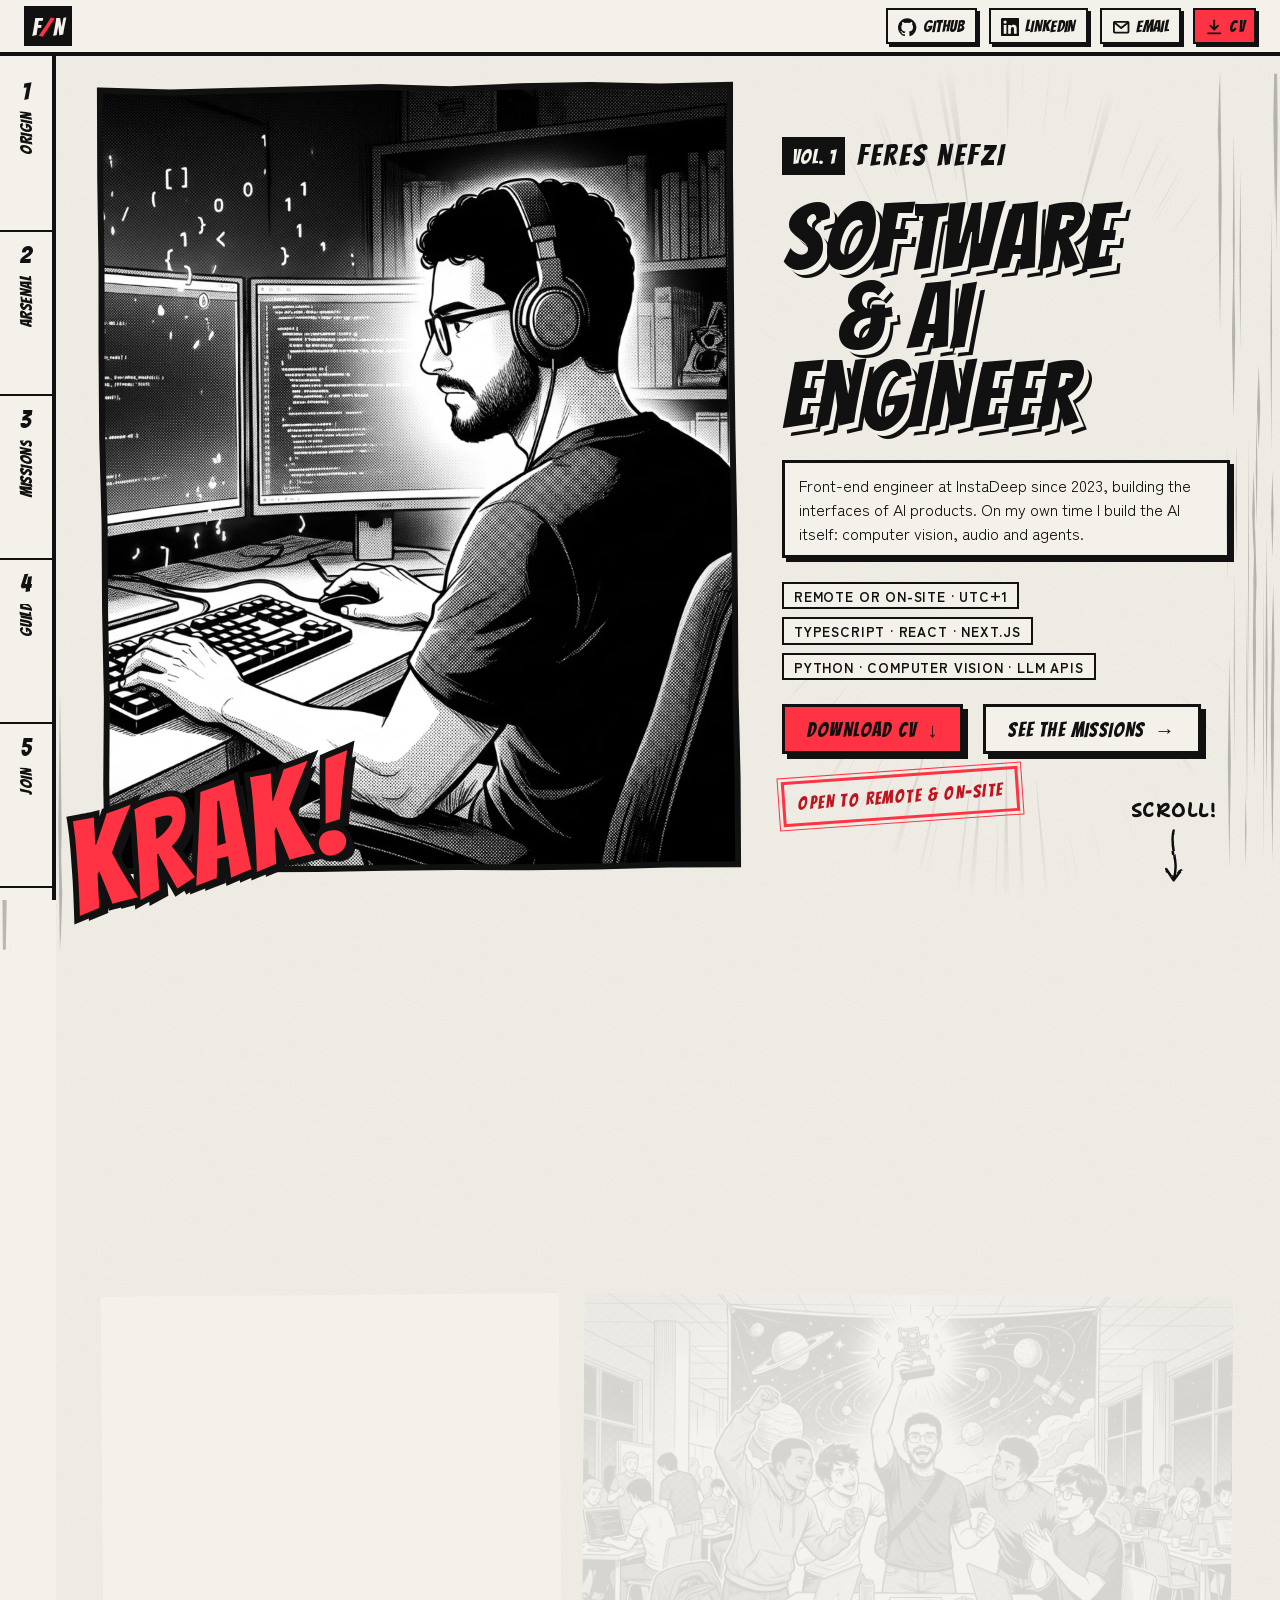
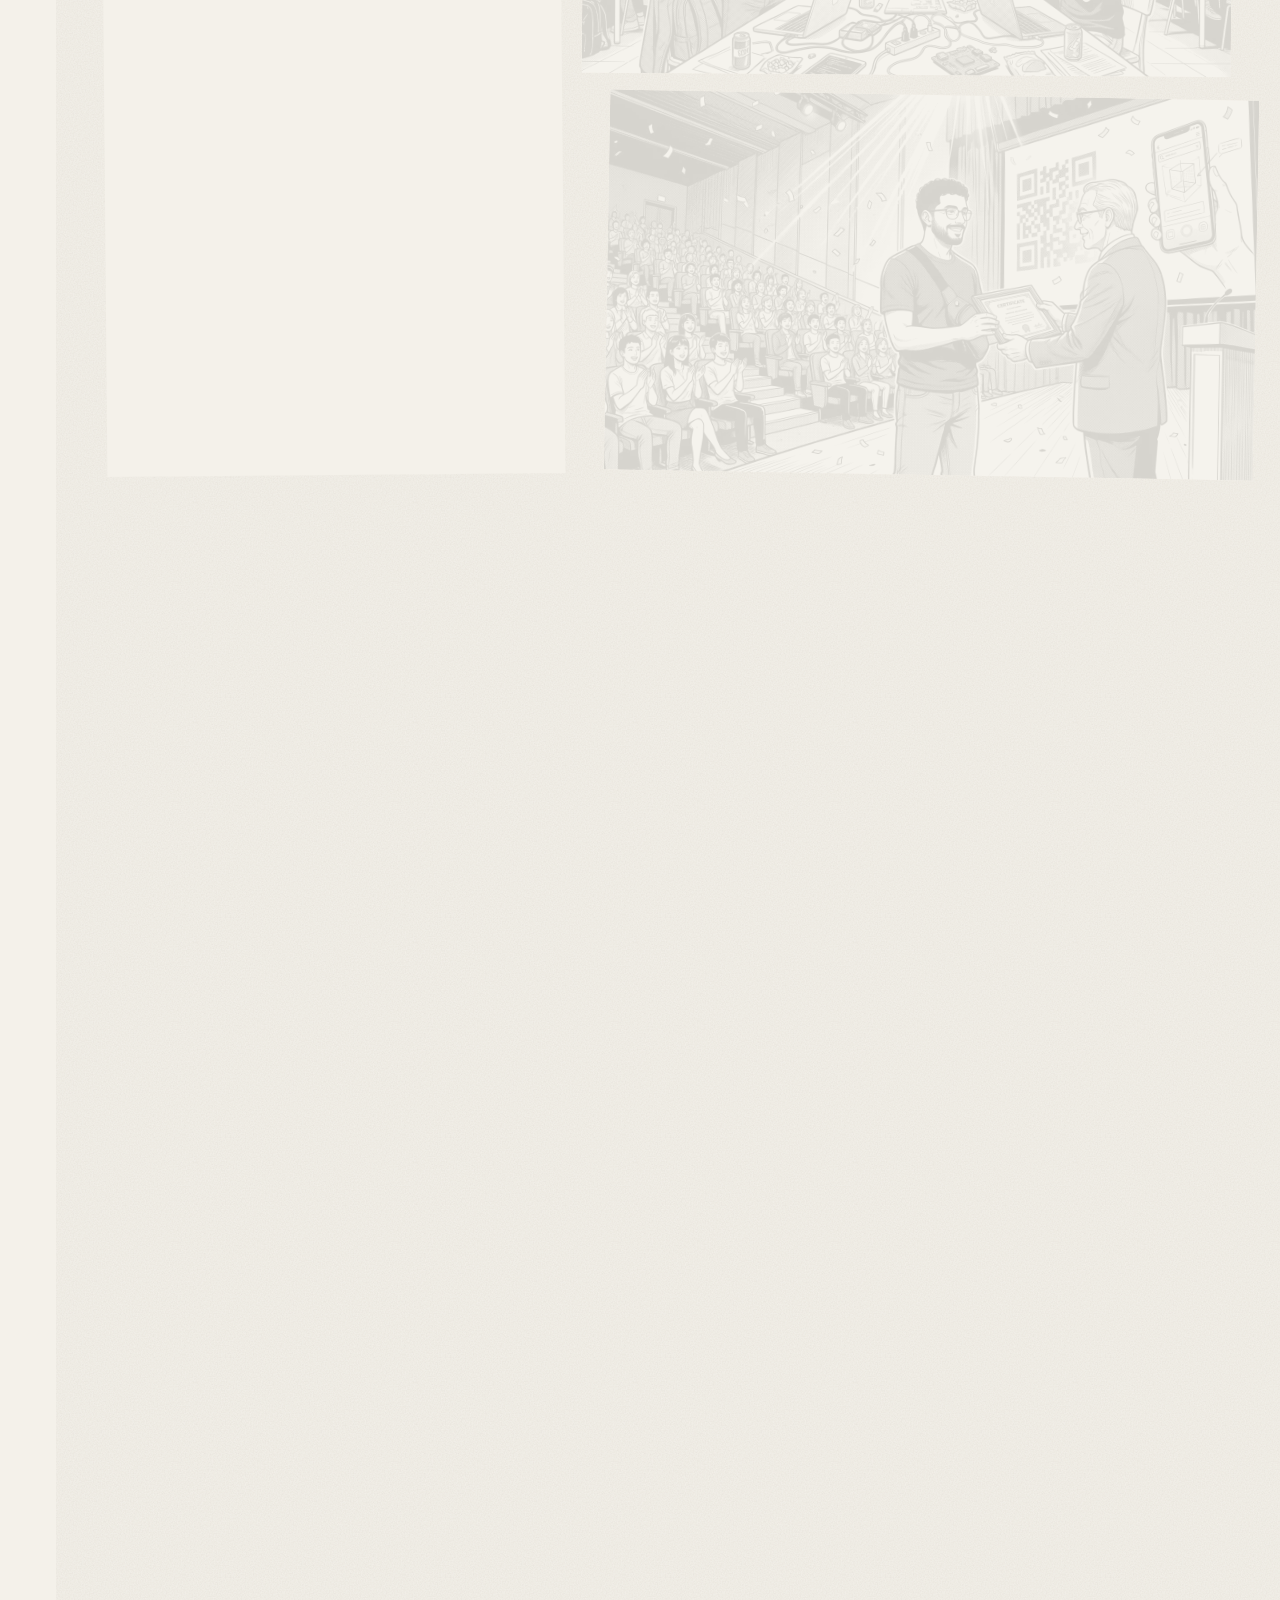
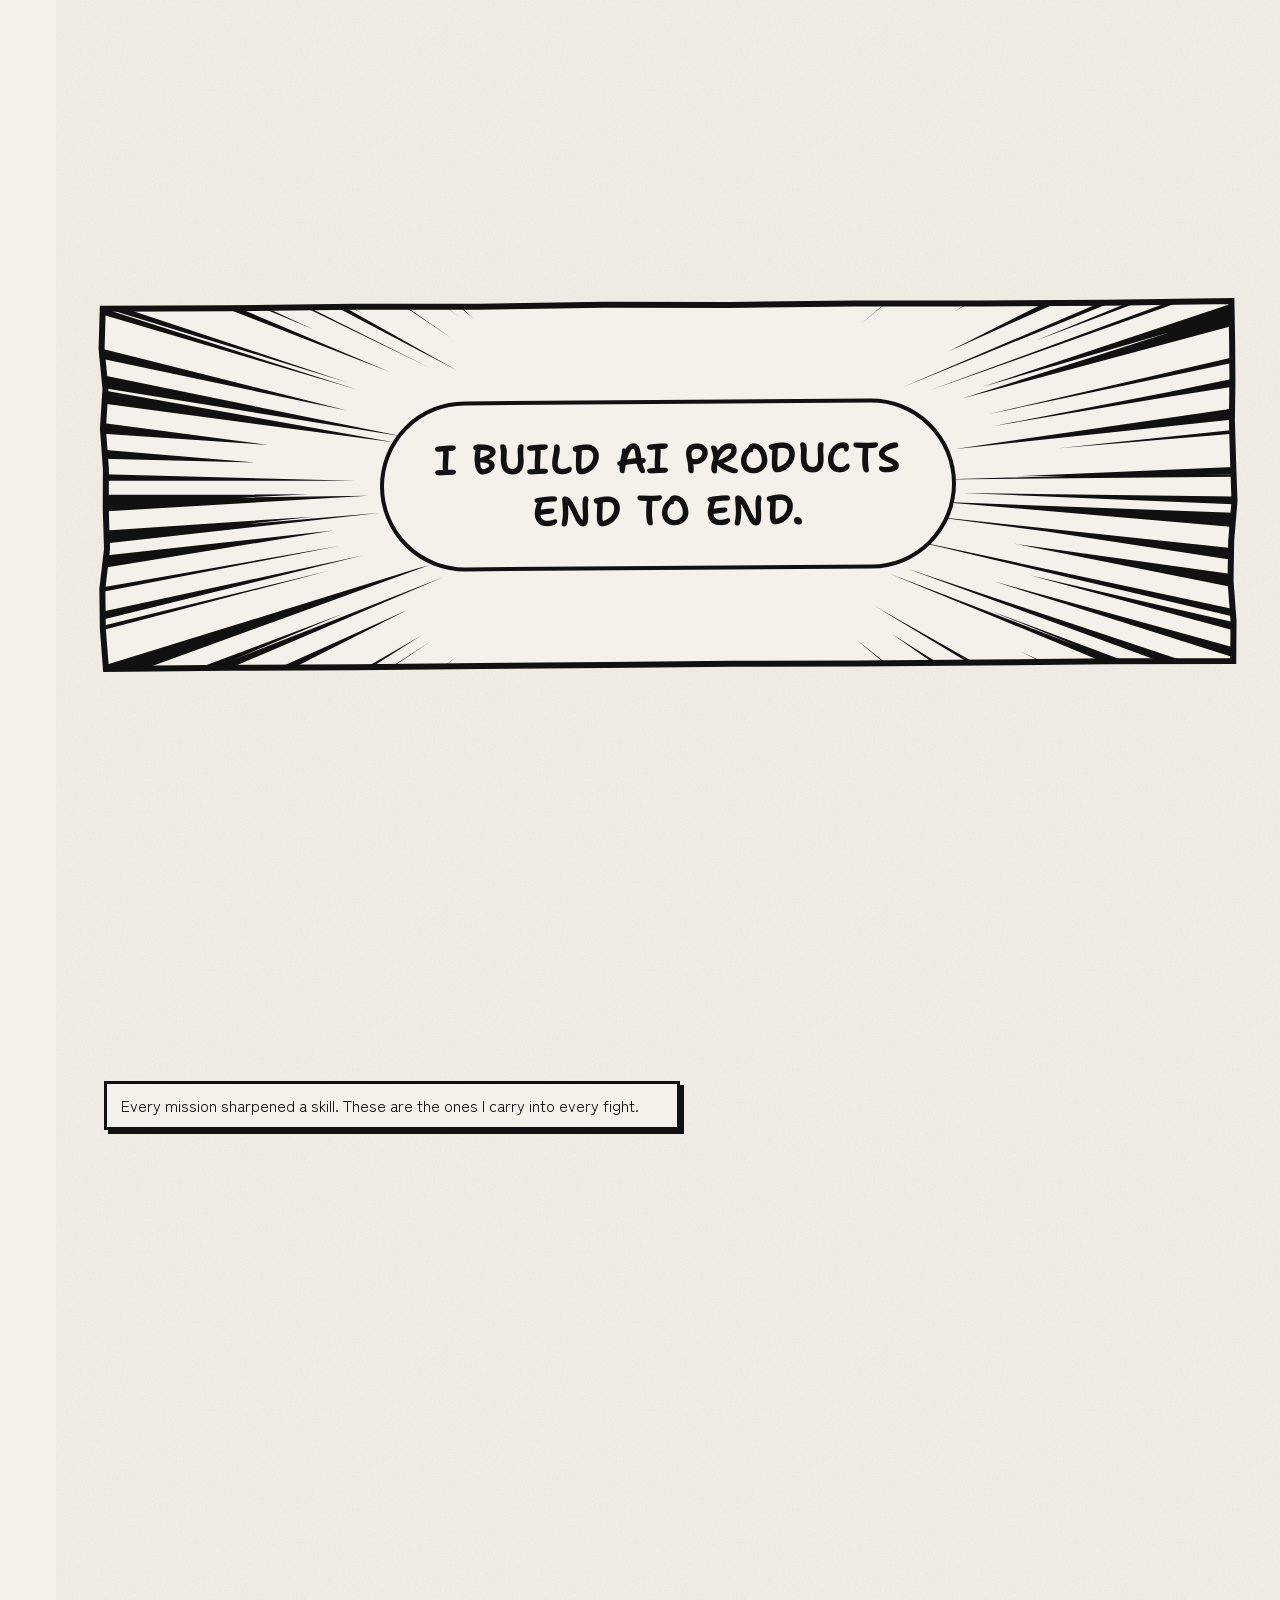
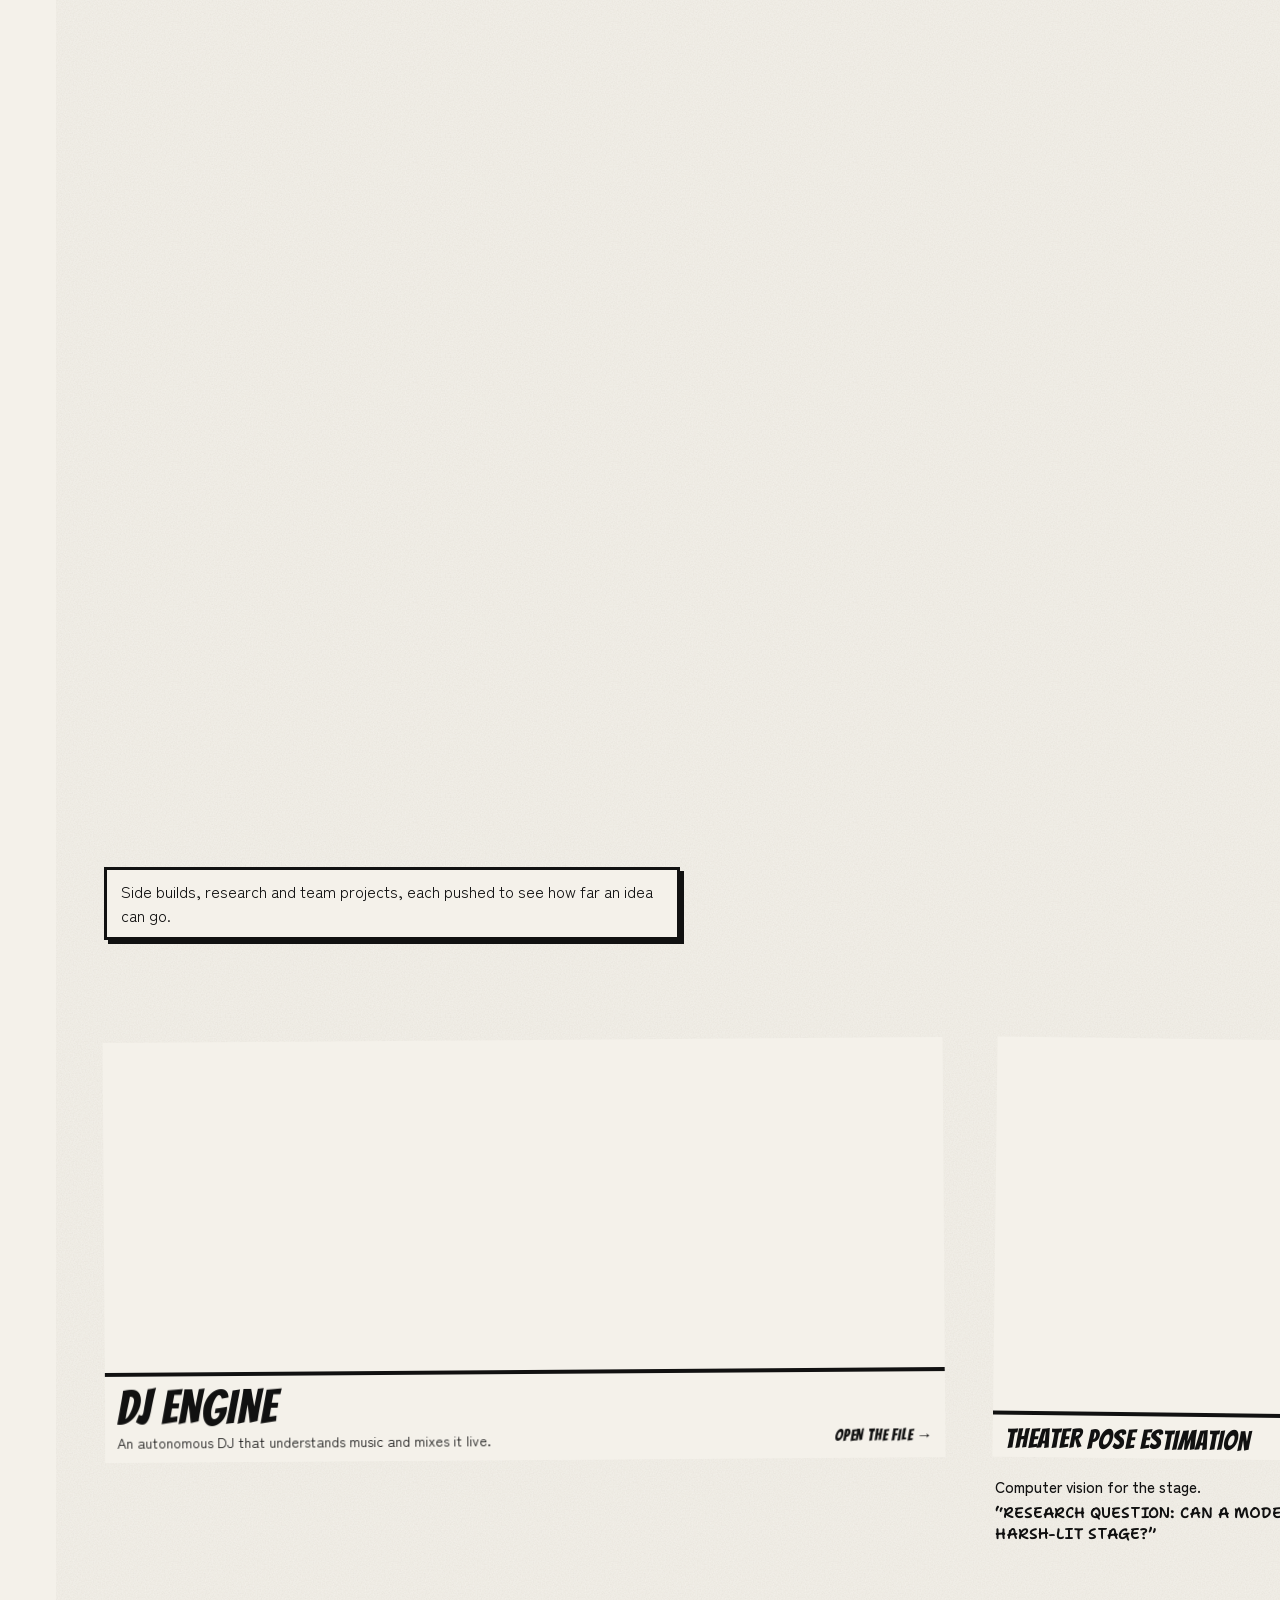
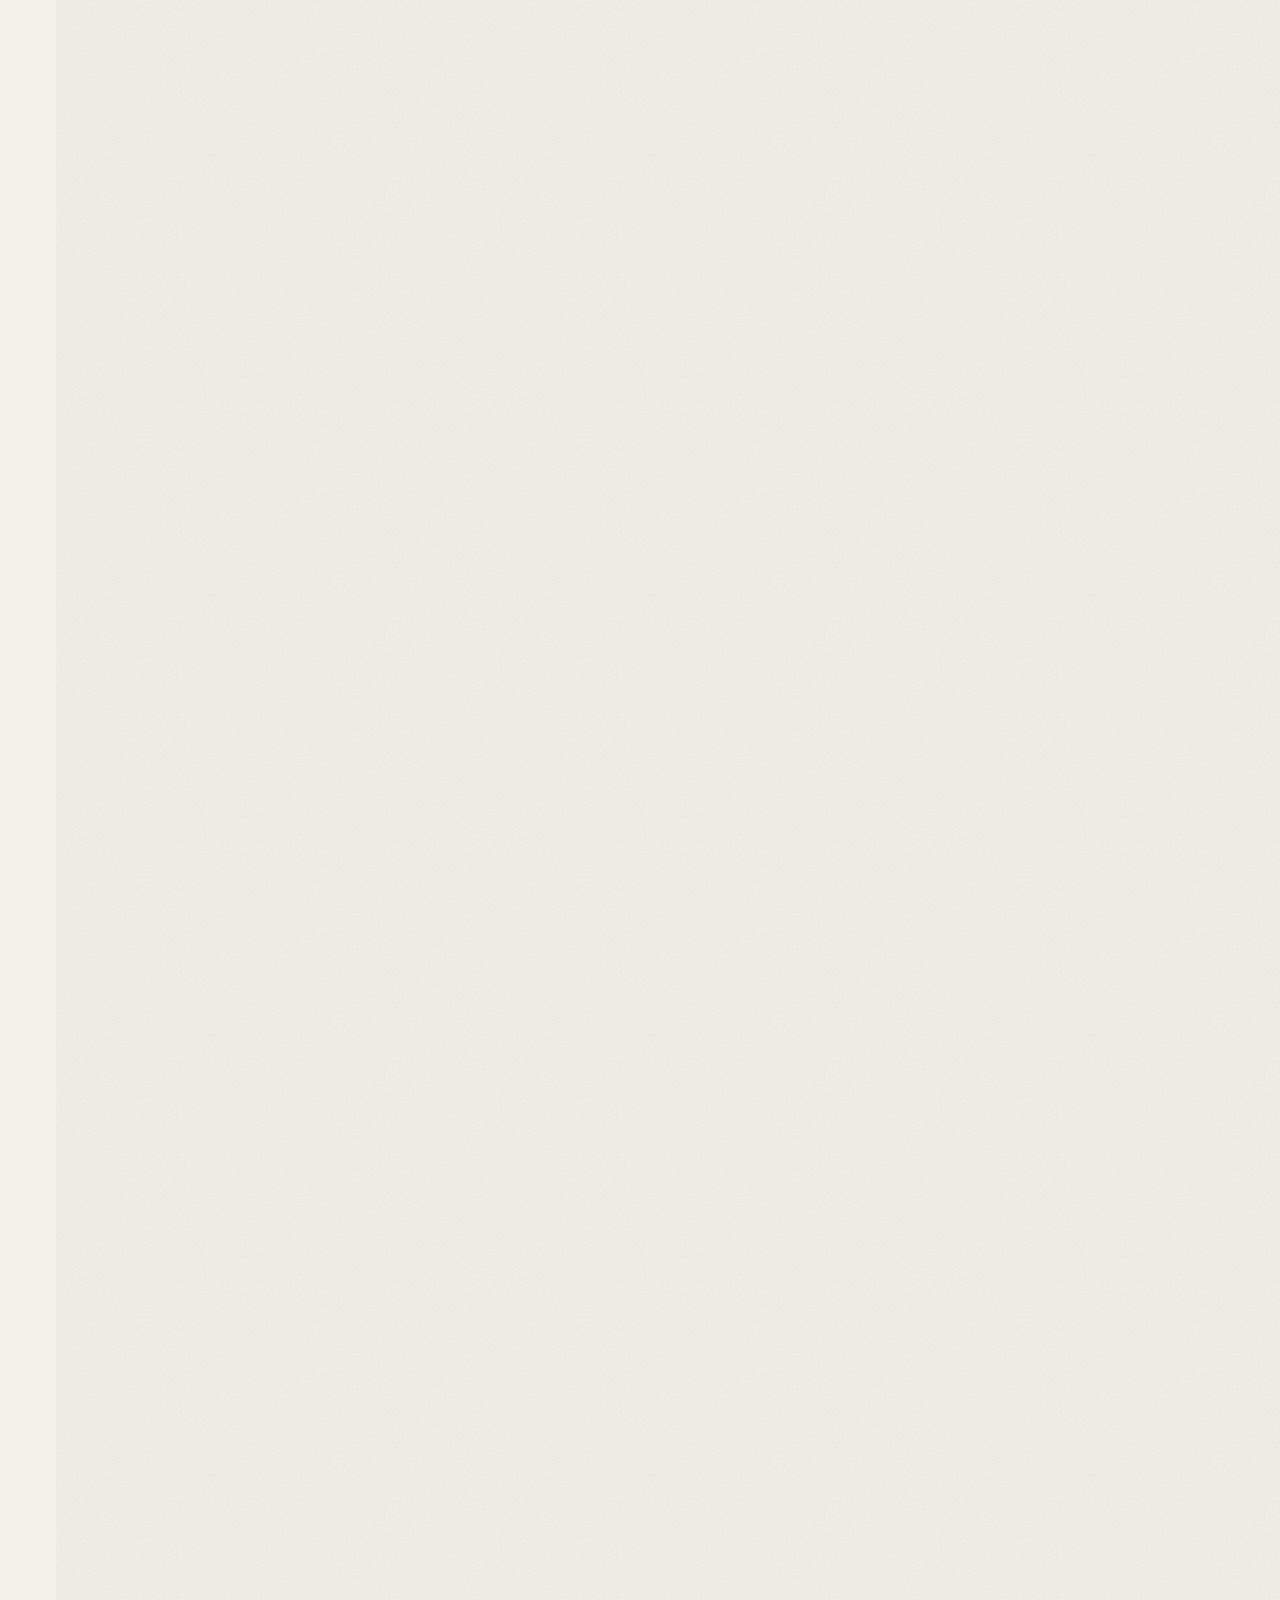
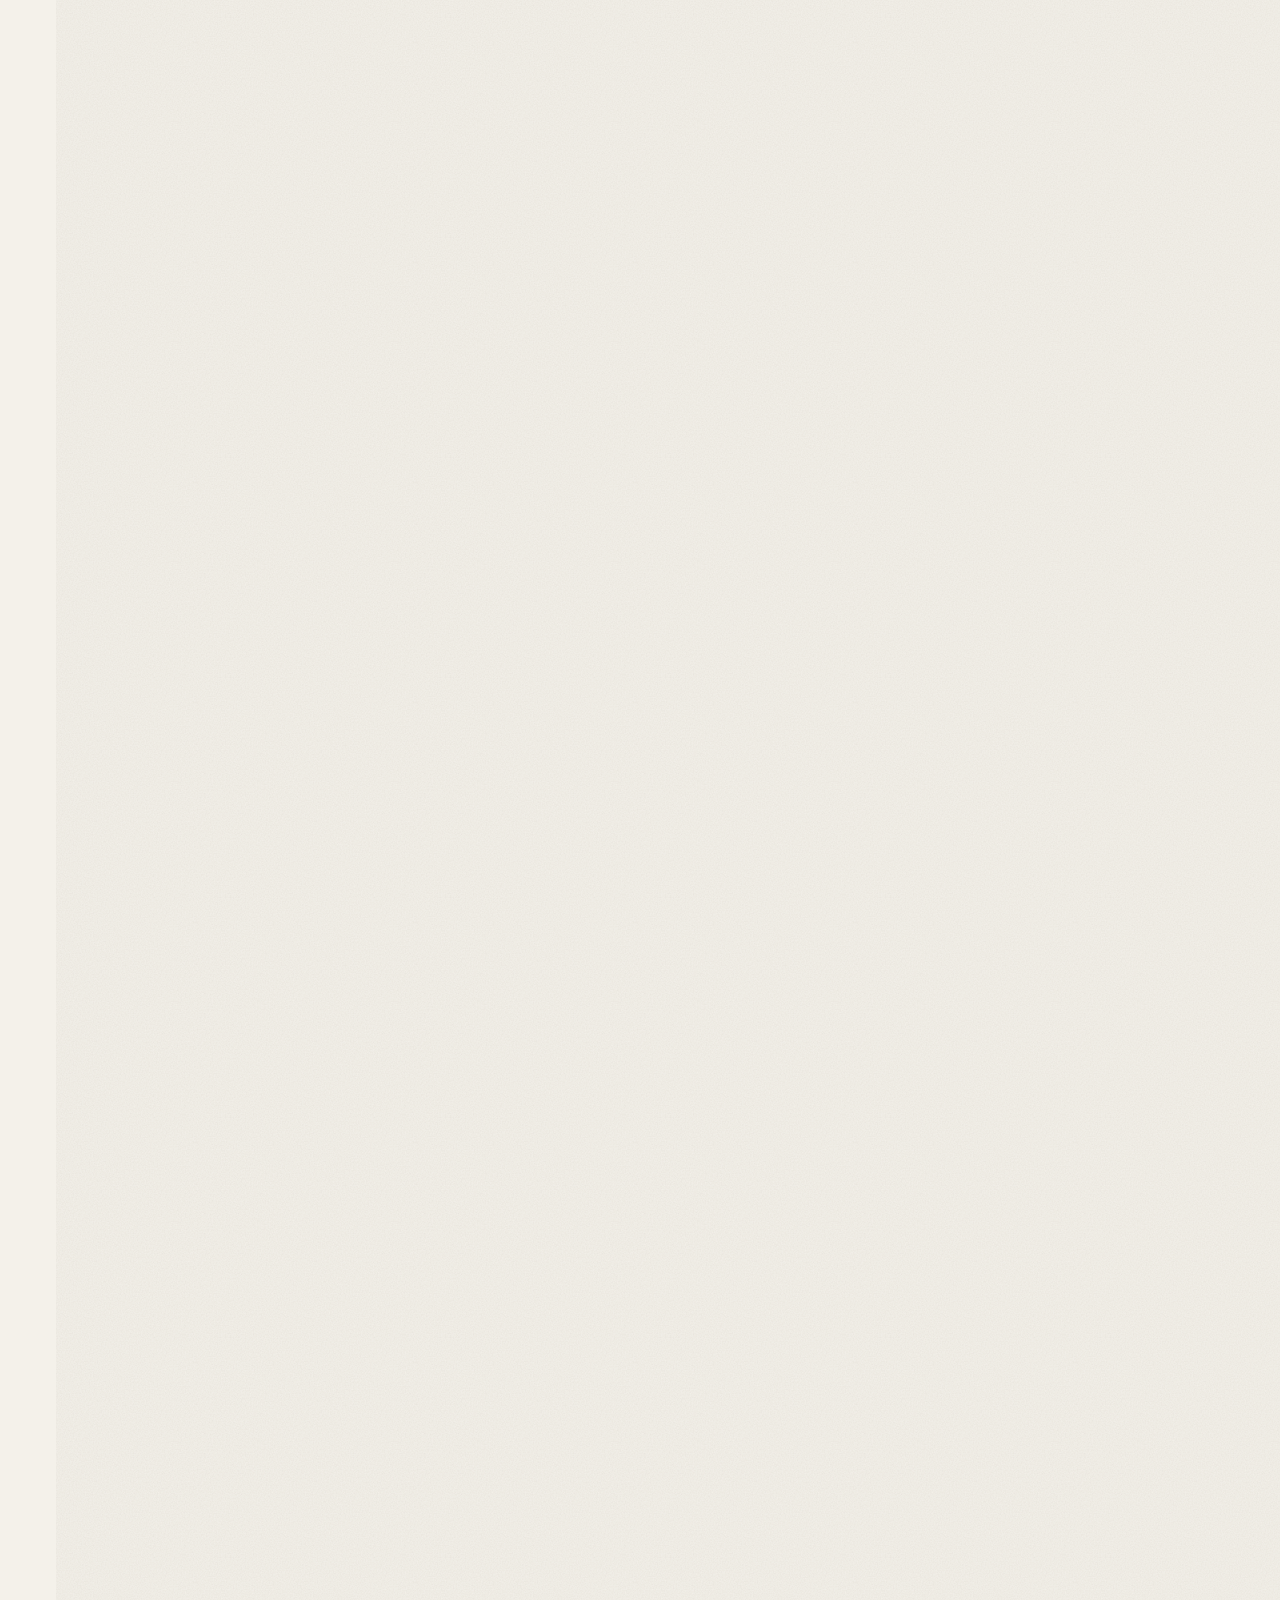
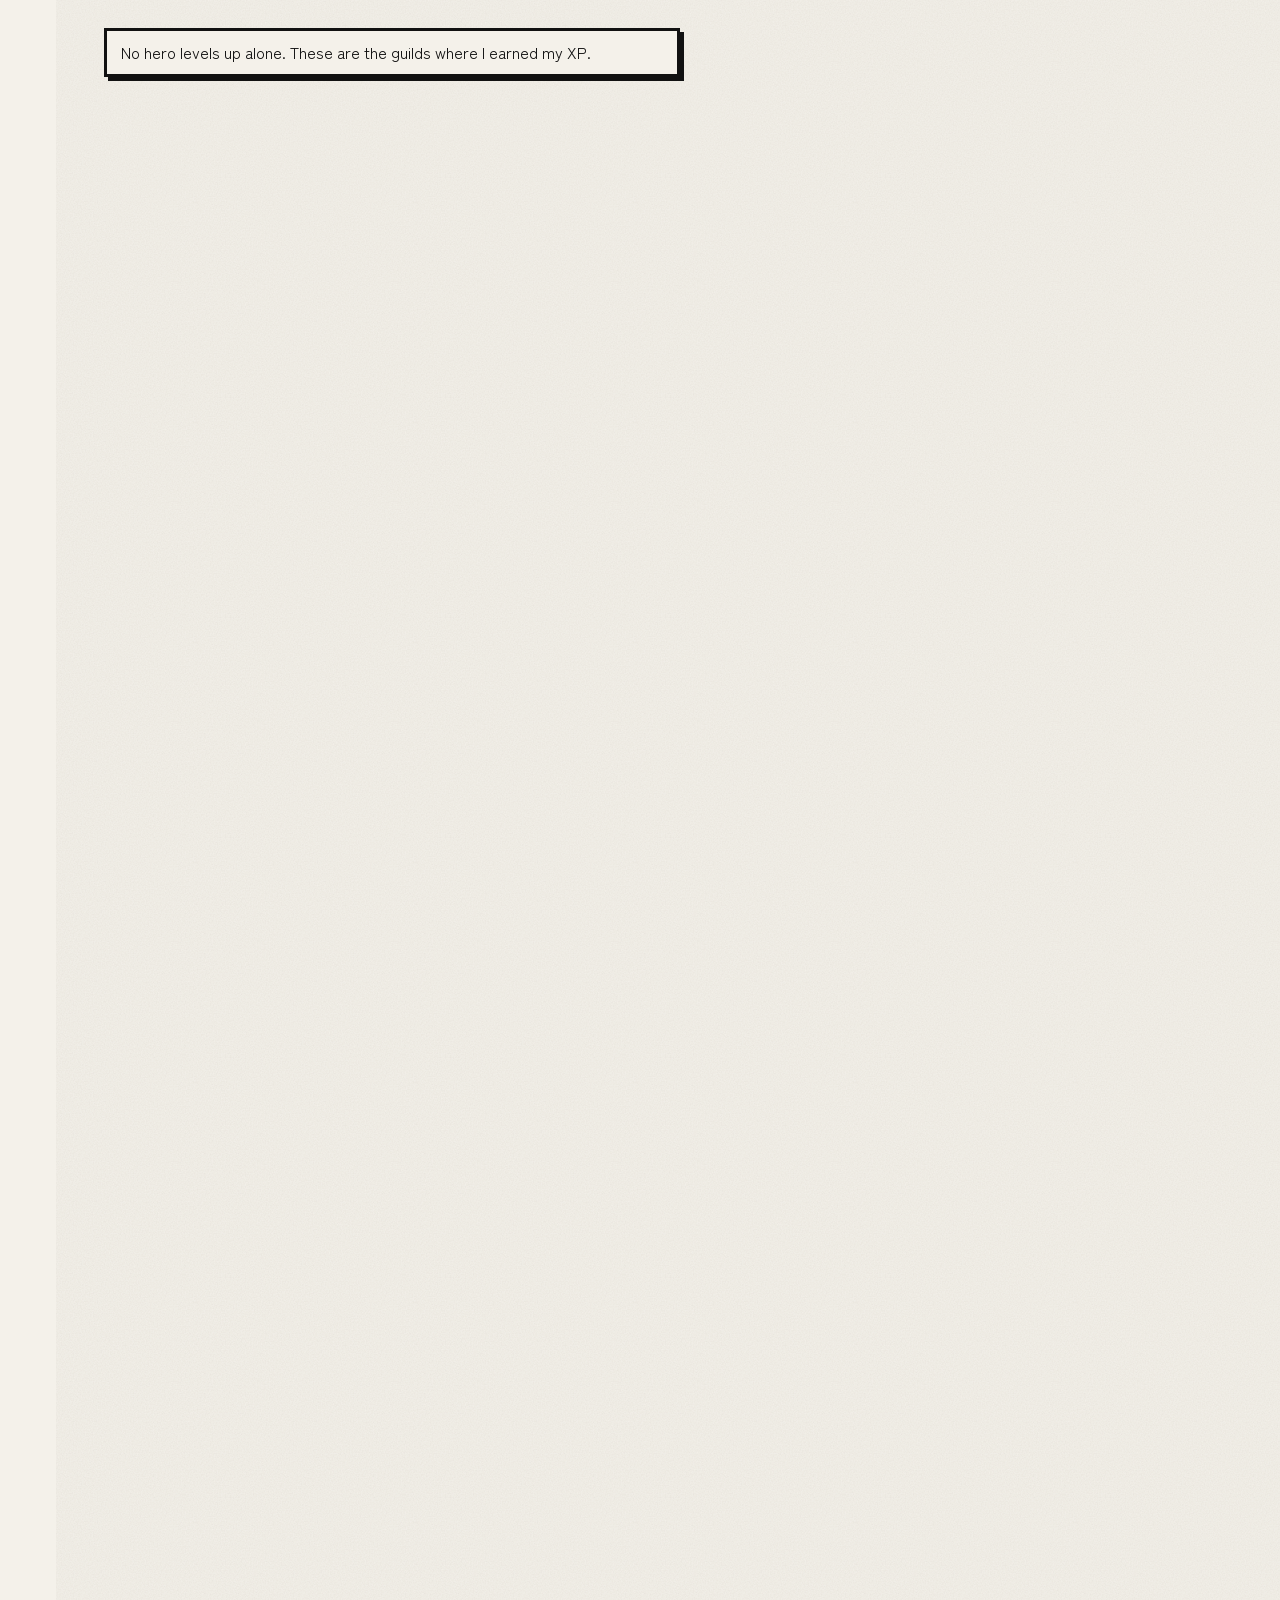
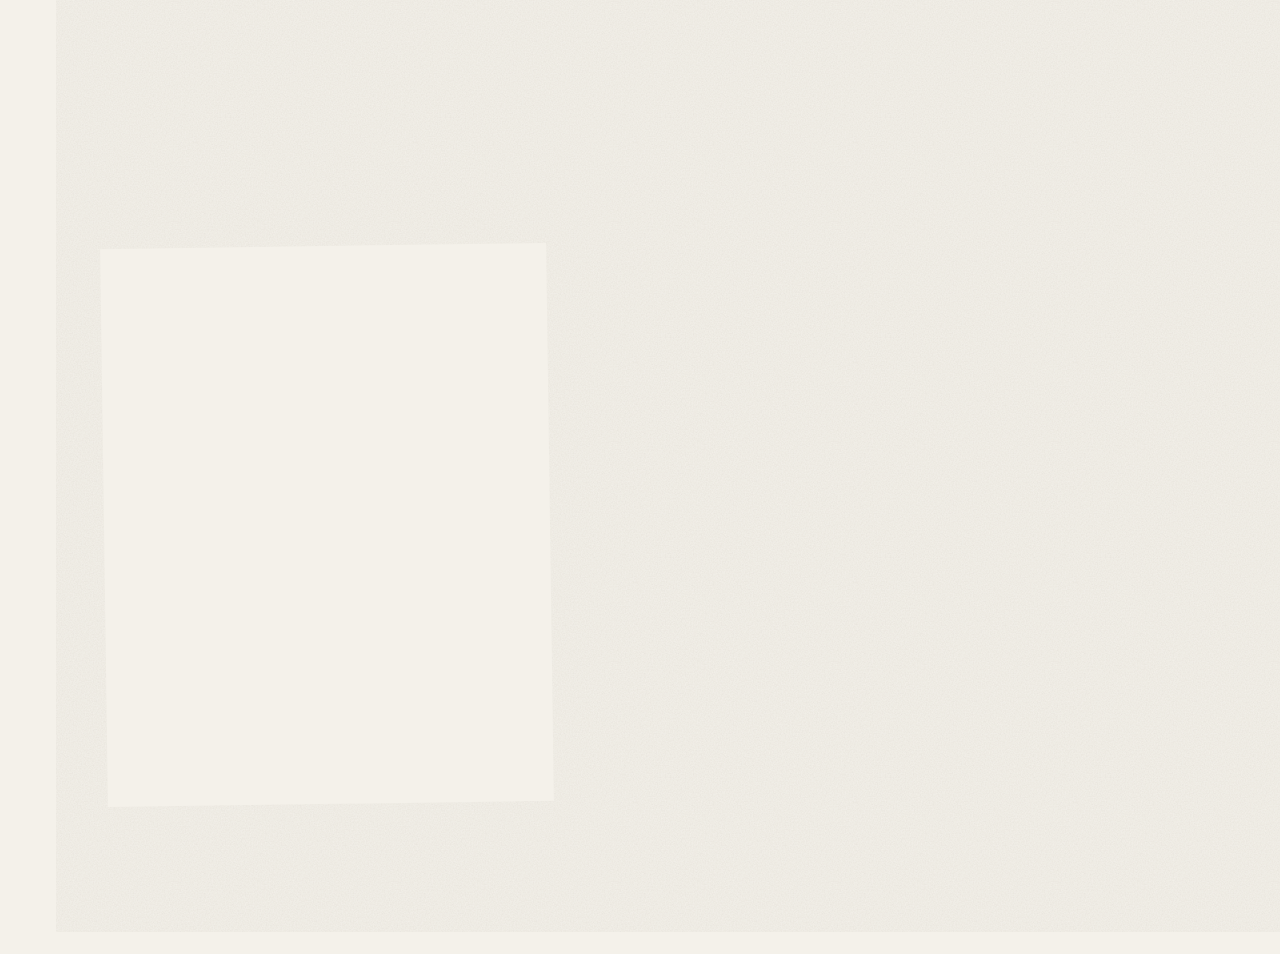
<file: index.html>
<!DOCTYPE html><!--FgCXgS9N0zm9_QP6vOb_M--><html lang="en"><head><meta charSet="utf-8"/><meta name="viewport" content="width=device-width, initial-scale=1"/><link rel="preload" as="image" imageSrcSet="/_img/manga/cover-16.webp 16w, /_img/manga/cover-32.webp 32w, /_img/manga/cover-48.webp 48w, /_img/manga/cover-64.webp 64w, /_img/manga/cover-96.webp 96w, /_img/manga/cover-128.webp 128w, /_img/manga/cover-256.webp 256w, /_img/manga/cover-384.webp 384w, /_img/manga/cover-640.webp 640w, /_img/manga/cover-750.webp 750w, /_img/manga/cover-828.webp 828w, /_img/manga/cover-1080.webp 1080w, /_img/manga/cover-1200.webp 1200w, /_img/manga/cover-1920.webp 1920w, /_img/manga/cover-2048.webp 2048w, /_img/manga/cover-3840.webp 3840w" imageSizes="(min-width: 1024px) 1400px, 220vw"/><link rel="stylesheet" href="/_next/static/css/721074fa89608ee7.css" data-precedence="next"/><link rel="stylesheet" href="/_next/static/css/17f7c158eba8ad7c.css" data-precedence="next"/><link rel="stylesheet" href="/_next/static/css/c62b6b5aaa291d5e.css" data-precedence="next"/><link rel="preload" as="script" fetchPriority="low" href="/_next/static/chunks/webpack-a282238ce6d4e478.js"/><script src="/_next/static/chunks/4bd1b696-c023c6e3521b1417.js" async=""></script><script src="/_next/static/chunks/255-379c01dac331dc2b.js" async=""></script><script src="/_next/static/chunks/main-app-199c211e13765c55.js" async=""></script><script src="/_next/static/chunks/118-41cef40eb259bae9.js" async=""></script><script src="/_next/static/chunks/app/page-0ab5e2d39758e6de.js" async=""></script><title>Feres Nefzi — Software &amp; AI Engineer</title><meta name="description" content="Feres Nefzi is a software and AI engineer who builds AI products end to end: computer vision, audio ML, agent tooling and the React and Next.js interfaces around them. Open to remote and on-site roles."/><link rel="canonical" href="https://iknight18.github.io"/><meta property="og:title" content="Feres Nefzi — Software &amp; AI Engineer"/><meta property="og:description" content="Feres Nefzi is a software and AI engineer who builds AI products end to end: computer vision, audio ML, agent tooling and the React and Next.js interfaces around them. Open to remote and on-site roles."/><meta property="og:url" content="https://iknight18.github.io"/><meta property="og:type" content="website"/><meta name="twitter:card" content="summary"/><meta name="twitter:title" content="Feres Nefzi — Software &amp; AI Engineer"/><meta name="twitter:description" content="Feres Nefzi is a software and AI engineer who builds AI products end to end: computer vision, audio ML, agent tooling and the React and Next.js interfaces around them. Open to remote and on-site roles."/><link rel="icon" href="/icon.svg?4a6fe679d8f6ae91" type="image/svg+xml" sizes="any"/><link rel="apple-touch-icon" href="/apple-icon.png?0b526a90244ce5f0" type="image/png" sizes="180x180"/><script src="/_next/static/chunks/polyfills-42372ed130431b0a.js" noModule=""></script></head><body class="__variable_4e7f7d __variable_2af979 __variable_762edc antialiased"><div hidden=""><!--$--><!--/$--></div><svg aria-hidden="true" focusable="false" width="0" height="0" style="position:absolute;width:0;height:0"><defs><filter id="rough-ink-heavy" x="-10%" y="-10%" width="120%" height="120%"><feTurbulence type="fractalNoise" baseFrequency="0.06" numOctaves="2" seed="3" result="noise"></feTurbulence><feDisplacementMap in="SourceGraphic" in2="noise" scale="5" xChannelSelector="R" yChannelSelector="G"></feDisplacementMap></filter></defs></svg><script>(function(){try{var d=document.documentElement;if(matchMedia("(prefers-reduced-motion: reduce)").matches)return;d.dataset.intro="pending";setTimeout(function(){if(d.dataset.intro==="pending")d.dataset.intro="skipped"},2000)}catch(e){}})();</script><a href="#missions" class="ink-button sr-only !fixed left-3 top-3 z-[70] focus:not-sr-only">Skip to missions</a><header data-top-bar="true" class="sticky top-0 z-50 border-b-[4px] border-ink bg-paper"><div class="mx-auto flex h-[calc(var(--nav-h)-4px)] max-w-[1400px] items-center justify-between gap-3 px-3 sm:px-6"><a href="#cover" class="lettering shrink-0 bg-ink px-2 pb-0.5 pt-1.5 text-2xl text-paper" aria-label="Cover: Feres Nefzi"><span aria-hidden="true">F<span class="text-signal">/</span>N</span></a><nav aria-label="Contact"><ul class="flex items-center gap-2 sm:gap-3"><li><a href="https://github.com/iknight18" target="_blank" rel="noopener noreferrer" data-bar-action="github" class="lettering flex h-9 min-w-9 items-center justify-center gap-1.5 border-[2.5px] border-ink px-2 pt-0.5 text-[1.05rem] shadow-[3px_3px_0_var(--ink)] transition-colors hover:bg-ink hover:text-paper sm:px-2.5 bg-paper"><svg aria-hidden="true" viewBox="0 0 24 24" class="size-[1.15rem] shrink-0" fill="currentColor" stroke="none" stroke-width="2.4" stroke-linecap="round" stroke-linejoin="round"><path d="M12 .3a12 12 0 0 0-3.8 23.38c.6.12.83-.26.83-.57l-.02-2.04c-3.34.72-4.04-1.61-4.04-1.61-.55-1.39-1.33-1.76-1.33-1.76-1.09-.74.08-.73.08-.73 1.2.09 1.84 1.24 1.84 1.24 1.07 1.83 2.8 1.3 3.49 1 .11-.78.42-1.31.76-1.61-2.67-.3-5.47-1.33-5.47-5.93 0-1.31.47-2.38 1.24-3.22-.14-.3-.54-1.52.1-3.18 0 0 1.01-.32 3.3 1.23a11.5 11.5 0 0 1 6 0c2.28-1.55 3.29-1.23 3.29-1.23.64 1.66.24 2.88.12 3.18.77.84 1.23 1.91 1.23 3.22 0 4.61-2.8 5.62-5.48 5.92.43.37.81 1.1.81 2.22l-.01 3.29c0 .32.21.69.82.57A12 12 0 0 0 12 .3"></path></svg><span class="sr-only sm:not-sr-only">GitHub</span><span class="sr-only">(opens in a new tab)</span></a></li><li><a href="https://www.linkedin.com/in/feres-nefzi" target="_blank" rel="noopener noreferrer" data-bar-action="linkedin" class="lettering flex h-9 min-w-9 items-center justify-center gap-1.5 border-[2.5px] border-ink px-2 pt-0.5 text-[1.05rem] shadow-[3px_3px_0_var(--ink)] transition-colors hover:bg-ink hover:text-paper sm:px-2.5 bg-paper"><svg aria-hidden="true" viewBox="0 0 24 24" class="size-[1.15rem] shrink-0" fill="currentColor" stroke="none" stroke-width="2.4" stroke-linecap="round" stroke-linejoin="round"><path d="M20.45 20.45h-3.56v-5.57c0-1.33-.02-3.04-1.85-3.04-1.85 0-2.14 1.45-2.14 2.94v5.67H9.35V9h3.41v1.56h.05c.48-.9 1.64-1.85 3.37-1.85 3.6 0 4.27 2.37 4.27 5.46v6.28zM5.34 7.43a2.06 2.06 0 1 1 0-4.13 2.06 2.06 0 0 1 0 4.13zm1.78 13.02H3.56V9h3.56v11.45zM22.22 0H1.77C.79 0 0 .77 0 1.73v20.54C0 23.23.79 24 1.77 24h20.45c.98 0 1.78-.77 1.78-1.73V1.73C24 .77 23.2 0 22.22 0z"></path></svg><span class="sr-only sm:not-sr-only">LinkedIn</span><span class="sr-only">(opens in a new tab)</span></a></li><li><a href="mailto:feresnefzi18@gmail.com" data-bar-action="email" class="lettering flex h-9 min-w-9 items-center justify-center gap-1.5 border-[2.5px] border-ink px-2 pt-0.5 text-[1.05rem] shadow-[3px_3px_0_var(--ink)] transition-colors hover:bg-ink hover:text-paper sm:px-2.5 bg-paper"><svg aria-hidden="true" viewBox="0 0 24 24" class="size-[1.15rem] shrink-0" fill="none" stroke="currentColor" stroke-width="2.4" stroke-linecap="round" stroke-linejoin="round"><rect x="2.5" y="5" width="19" height="14" rx="1"></rect><path d="m3 6 9 7 9-7"></path></svg><span class="sr-only sm:not-sr-only">Email</span></a></li><li><a href="/feres-nefzi-cv.pdf" target="_blank" rel="noopener noreferrer" data-bar-action="cv" class="lettering flex h-9 min-w-9 items-center justify-center gap-1.5 border-[2.5px] border-ink px-2 pt-0.5 text-[1.05rem] shadow-[3px_3px_0_var(--ink)] transition-colors hover:bg-ink hover:text-paper sm:px-2.5 bg-signal text-ink"><svg aria-hidden="true" viewBox="0 0 24 24" class="size-[1.15rem] shrink-0" fill="none" stroke="currentColor" stroke-width="2.4" stroke-linecap="round" stroke-linejoin="round"><path d="M12 3v12m-5-5 5 5 5-5M4 20h16"></path></svg><span class="sr-only sm:not-sr-only">CV</span><span class="sr-only">(opens in a new tab)</span></a></li></ul></nav></div></header><nav aria-label="Chapters" class="fixed inset-x-0 bottom-0 z-50 border-t-[4px] border-ink bg-paper pb-[env(safe-area-inset-bottom)] lg:inset-x-auto lg:left-0 lg:top-[var(--nav-h)] lg:w-[var(--rail-w)] lg:border-r-[4px] lg:border-t-0 lg:pb-0"><ul data-chapter-tabs="true" class="grid h-[calc(var(--rail-h)-4px)] grid-cols-5 lg:flex lg:h-full lg:flex-col lg:py-3"><li class="min-w-0 lg:flex-1"><a href="#origin" data-chapter-tab="origin" class="flex h-full flex-col items-center justify-center gap-0.5 overflow-hidden border-ink px-1 transition-colors hover:bg-ink hover:text-paper aria-[current]:bg-ink aria-[current]:text-paper max-lg:border-l-[2px] max-lg:first:border-l-0 lg:justify-start lg:gap-2 lg:border-b-[2px] lg:py-3"><span aria-hidden="true" class="lettering text-xl leading-none lg:text-2xl">1</span><span class="sr-only">Chapter<!-- --> <!-- -->1<!-- -->: <!-- -->Origin</span><span aria-hidden="true" class="lettering max-w-full truncate text-[0.8rem] leading-none tracking-wide lg:max-w-none lg:rotate-180 lg:text-[1.05rem] lg:[writing-mode:vertical-rl] lg:[@media(max-height:600px)]:hidden">Origin</span></a></li><li class="min-w-0 lg:flex-1"><a href="#arsenal" data-chapter-tab="arsenal" class="flex h-full flex-col items-center justify-center gap-0.5 overflow-hidden border-ink px-1 transition-colors hover:bg-ink hover:text-paper aria-[current]:bg-ink aria-[current]:text-paper max-lg:border-l-[2px] max-lg:first:border-l-0 lg:justify-start lg:gap-2 lg:border-b-[2px] lg:py-3"><span aria-hidden="true" class="lettering text-xl leading-none lg:text-2xl">2</span><span class="sr-only">Chapter<!-- --> <!-- -->2<!-- -->: <!-- -->The Arsenal</span><span aria-hidden="true" class="lettering max-w-full truncate text-[0.8rem] leading-none tracking-wide lg:max-w-none lg:rotate-180 lg:text-[1.05rem] lg:[writing-mode:vertical-rl] lg:[@media(max-height:600px)]:hidden">Arsenal</span></a></li><li class="min-w-0 lg:flex-1"><a href="#missions" data-chapter-tab="missions" class="flex h-full flex-col items-center justify-center gap-0.5 overflow-hidden border-ink px-1 transition-colors hover:bg-ink hover:text-paper aria-[current]:bg-ink aria-[current]:text-paper max-lg:border-l-[2px] max-lg:first:border-l-0 lg:justify-start lg:gap-2 lg:border-b-[2px] lg:py-3"><span aria-hidden="true" class="lettering text-xl leading-none lg:text-2xl">3</span><span class="sr-only">Chapter<!-- --> <!-- -->3<!-- -->: <!-- -->Missions</span><span aria-hidden="true" class="lettering max-w-full truncate text-[0.8rem] leading-none tracking-wide lg:max-w-none lg:rotate-180 lg:text-[1.05rem] lg:[writing-mode:vertical-rl] lg:[@media(max-height:600px)]:hidden">Missions</span></a></li><li class="min-w-0 lg:flex-1"><a href="#guild" data-chapter-tab="guild" class="flex h-full flex-col items-center justify-center gap-0.5 overflow-hidden border-ink px-1 transition-colors hover:bg-ink hover:text-paper aria-[current]:bg-ink aria-[current]:text-paper max-lg:border-l-[2px] max-lg:first:border-l-0 lg:justify-start lg:gap-2 lg:border-b-[2px] lg:py-3"><span aria-hidden="true" class="lettering text-xl leading-none lg:text-2xl">4</span><span class="sr-only">Chapter<!-- --> <!-- -->4<!-- -->: <!-- -->The Guild</span><span aria-hidden="true" class="lettering max-w-full truncate text-[0.8rem] leading-none tracking-wide lg:max-w-none lg:rotate-180 lg:text-[1.05rem] lg:[writing-mode:vertical-rl] lg:[@media(max-height:600px)]:hidden">Guild</span></a></li><li class="min-w-0 lg:flex-1"><a href="#join" data-chapter-tab="join" class="flex h-full flex-col items-center justify-center gap-0.5 overflow-hidden border-ink px-1 transition-colors hover:bg-ink hover:text-paper aria-[current]:bg-ink aria-[current]:text-paper max-lg:border-l-[2px] max-lg:first:border-l-0 lg:justify-start lg:gap-2 lg:border-b-[2px] lg:py-3"><span aria-hidden="true" class="lettering text-xl leading-none lg:text-2xl">5</span><span class="sr-only">Chapter<!-- --> <!-- -->5<!-- -->: <!-- -->Join the Party</span><span aria-hidden="true" class="lettering max-w-full truncate text-[0.8rem] leading-none tracking-wide lg:max-w-none lg:rotate-180 lg:text-[1.05rem] lg:[writing-mode:vertical-rl] lg:[@media(max-height:600px)]:hidden">Join</span></a></li></ul></nav><div class="pb-[var(--rail-h)] lg:pb-0 lg:pl-[var(--rail-w)]"><div class="paper-grain overflow-x-clip"><main class="mx-auto max-w-[1280px] px-4 sm:px-8 lg:px-12"><section id="cover" aria-labelledby="cover-title" class="relative grid min-h-[calc(100svh-var(--nav-h))] content-center gap-y-8 py-6 lg:grid-cols-[minmax(0,7fr)_minmax(0,5fr)] lg:gap-x-12 lg:py-8"><div aria-hidden="true" class="pointer-events-none absolute hidden w-[min(9vw,140px)] min-[1360px]:flex right-full mr-3 justify-end top-10 h-[70%]"><div class="tone tone-fade h-full w-full" style="--tone-angle:180deg"></div></div><div data-cover-art="true" class="relative min-h-[52svh] sm:min-h-[60svh] lg:min-h-[calc(100svh-var(--nav-h)-4rem)]"><div class="panel absolute inset-0" data-panel="true" data-size="lg" style="--tilt:-0.6deg;--stroke-panel:clamp(3px, 0.9vw, 6px)"><div class="panel-body "><div class="halftone absolute inset-0" data-halftone="true"><img alt="Seen from behind his shoulder, Feres sits at a desk before three monitors full of code, headphones on, a steaming mug by the keyboard, code symbols drifting up from the screens like sparks." decoding="async" data-nimg="fill" class="object-cover" style="position:absolute;height:100%;width:100%;left:0;top:0;right:0;bottom:0;object-position:62% 45%;color:transparent" sizes="(min-width: 1024px) 1400px, 220vw" srcSet="/_img/manga/cover-16.webp 16w, /_img/manga/cover-32.webp 32w, /_img/manga/cover-48.webp 48w, /_img/manga/cover-64.webp 64w, /_img/manga/cover-96.webp 96w, /_img/manga/cover-128.webp 128w, /_img/manga/cover-256.webp 256w, /_img/manga/cover-384.webp 384w, /_img/manga/cover-640.webp 640w, /_img/manga/cover-750.webp 750w, /_img/manga/cover-828.webp 828w, /_img/manga/cover-1080.webp 1080w, /_img/manga/cover-1200.webp 1200w, /_img/manga/cover-1920.webp 1920w, /_img/manga/cover-2048.webp 2048w, /_img/manga/cover-3840.webp 3840w" src="/_img/manga/cover-3840.webp"/></div></div><svg class="panel-border" viewBox="0 0 1000 1000" preserveAspectRatio="none" aria-hidden="true" focusable="false"><path data-panel-border="true" d="M0.0 -1.0L111.1 2.3L222.2 1.3L333.3 -0.0L444.4 -1.7L555.6 2.1L666.7 -0.9L777.8 -1.4L888.9 1.2L1000.2 0.0L998.7 111.1L998.4 222.2L998.0 333.3L998.2 444.4L999.5 555.6L999.4 666.7L998.8 777.8L1000.7 888.9L1000.0 999.5L888.9 998.8L777.8 1000.3L666.7 1000.5L555.6 999.2L444.4 999.1L333.3 999.8L222.2 999.4L111.1 1000.1L-0.5 1000.0L-1.5 888.9L0.9 777.8L-0.5 666.7L0.2 555.6L-2.2 444.4L-1.8 333.3L-0.4 222.2L-1.0 111.1Z"></path></svg></div><div data-cover-krak="true" class="absolute -top-7 right-1 z-10 lg:-left-10 lg:-bottom-6 lg:right-auto lg:top-auto"><span aria-hidden="true" data-sfx="true" data-tone="signal" class="sfx block w-max " style="font-size:clamp(4.5rem, 10vw, 9rem);--tilt:-14deg">KRAK!</span></div></div><div data-cover-text="true" class="relative order-first flex flex-col items-start justify-center gap-5 lg:order-none lg:gap-6"><svg aria-hidden="true" focusable="false" data-speed-lines="radial" viewBox="0 0 1000 1000" preserveAspectRatio="xMidYMid slice" class="pointer-events-none absolute -inset-x-10 -inset-y-8 -z-10 h-[calc(100%+4rem)] w-[calc(100%+5rem)] text-ink/20 [mask-image:radial-gradient(closest-side,#000_55%,transparent)]"><path d="M838.9 495.6L1259.7 479.2L1260.0 500.9ZM857.0 522.3L1259.1 536.8L1257.8 558.1ZM807.0 527.6L1257.4 562.7L1256.4 573.5ZM822.0 549.7L1251.7 612.2L1250.5 619.6ZM818.5 557.8L1249.5 625.9L1246.0 645.4ZM851.5 586.6L1239.8 674.0L1235.9 689.7ZM938.0 629.8L1229.8 712.2L1227.6 719.7ZM878.4 619.9L1227.7 719.1L1221.1 740.1ZM926.9 662.6L1213.0 763.0L1207.3 778.1ZM808.6 630.9L1202.9 789.1L1196.3 804.6ZM798.9 639.9L1193.1 811.8L1183.3 832.6ZM798.6 658.9L1177.1 845.2L1164.5 868.9ZM818.1 698.6L1147.8 897.4L1141.4 907.6ZM823.7 709.0L1145.2 901.7L1131.6 922.7ZM756.9 684.6L1122.7 935.8L1111.7 951.0ZM755.7 696.9L1104.5 960.6L1099.8 966.8ZM735.0 711.3L1069.3 1003.5L1061.1 1012.6ZM758.7 746.3L1053.6 1020.7L1047.2 1027.4ZM740.4 739.2L1045.8 1028.8L1031.5 1043.3ZM775.3 809.0L1012.3 1061.3L998.8 1073.4ZM702.9 751.7L984.5 1085.5L969.2 1097.9ZM733.8 812.9L958.1 1106.4L951.7 1111.2ZM667.8 766.1L916.4 1135.8L894.2 1149.8ZM691.1 819.4L894.2 1149.8L886.2 1154.6ZM710.2 871.8L882.5 1156.7L865.6 1166.3ZM665.1 854.1L826.5 1186.3L815.6 1191.4ZM652.8 880.0L786.9 1203.8L780.1 1206.5ZM630.1 868.6L756.3 1215.5L749.7 1217.8ZM631.1 939.0L723.7 1226.3L711.2 1230.1ZM626.2 938.7L715.1 1228.9L705.1 1231.8ZM598.5 904.1L684.2 1237.3L675.8 1239.4ZM574.2 922.6L640.4 1246.9L622.5 1250.1ZM564.9 927.9L618.0 1250.8L610.0 1252.0ZM533.9 854.6L578.9 1255.9L565.5 1257.2ZM512.1 820.2L534.7 1259.2L522.6 1259.7ZM499.3 831.3L507.6 1260.0L489.1 1259.9ZM489.1 905.8L486.0 1259.9L473.3 1259.5ZM471.2 835.4L443.9 1257.9L425.8 1256.4ZM458.8 843.3L415.2 1255.3L403.6 1253.9ZM421.0 890.4L353.8 1245.8L344.7 1244.0ZM428.4 822.2L340.8 1243.1L329.2 1240.6ZM410.1 800.3L291.5 1230.8L272.7 1225.2ZM389.3 864.8L283.9 1228.6L274.7 1225.8ZM371.2 835.4L234.7 1212.2L220.4 1206.7ZM363.3 808.2L197.2 1197.1L186.5 1192.3ZM313.9 910.6L197.3 1197.1L175.2 1187.1ZM328.4 817.5L144.9 1171.9L132.2 1165.1ZM332.8 784.9L126.4 1161.9L104.3 1148.9ZM331.7 750.8L79.7 1133.2L73.2 1128.9ZM249.8 833.9L55.1 1116.2L33.7 1100.1ZM313.7 742.6L43.6 1107.7L30.8 1097.8ZM273.5 766.5L12.3 1082.8L3.4 1075.3ZM286.3 715.4L-29.2 1045.5L-41.4 1033.4ZM212.7 786.1L-29.1 1045.6L-47.7 1026.9ZM208.4 757.2L-67.4 1005.7L-72.5 999.9ZM189.9 743.6L-93.0 975.3L-102.2 963.6ZM144.6 760.7L-106.2 958.3L-119.3 940.5ZM228.3 675.7L-134.9 917.8L-141.4 907.8ZM112.1 743.2L-139.6 910.6L-148.1 896.9ZM129.1 711.5L-153.9 887.3L-166.3 865.6ZM121.8 693.6L-172.7 853.6L-180.2 839.0ZM202.3 630.4L-191.8 814.7L-200.3 795.2ZM108.1 644.2L-211.1 768.3L-215.4 756.5ZM134.9 610.5L-225.7 725.7L-229.1 714.4ZM155.5 600.0L-228.1 717.8L-231.6 705.7ZM67.9 607.8L-234.1 696.9L-240.5 671.1ZM159.7 555.0L-248.9 629.1L-251.5 613.3ZM151.5 553.2L-250.4 620.7L-252.2 608.7ZM174.0 526.5L-256.6 572.1L-258.3 551.0ZM147.8 515.6L-258.9 541.4L-259.6 525.9ZM124.6 506.1L-259.8 518.4L-260.0 506.1ZM162.1 479.1L-258.8 457.7L-258.3 448.5ZM50.0 463.5L-258.2 448.4L-256.7 428.9ZM86.2 436.6L-251.9 389.1L-250.6 380.6ZM64.3 420.8L-249.2 372.1L-246.2 356.0ZM145.0 418.3L-243.3 341.8L-237.7 317.2ZM124.7 399.5L-236.2 311.4L-231.9 295.3ZM120.9 369.8L-220.7 258.8L-216.9 247.6ZM220.6 389.0L-209.2 226.7L-203.4 212.1ZM122.0 337.6L-203.5 212.5L-192.8 187.6ZM204.7 353.5L-182.8 166.3L-178.9 158.4ZM168.8 317.2L-169.3 139.9L-161.4 125.6ZM231.9 340.1L-159.5 122.2L-145.8 99.3ZM145.8 266.4L-137.9 86.9L-130.9 76.2ZM242.9 313.4L-117.1 56.4L-113.1 50.8ZM252.4 308.0L-104.3 39.1L-96.8 29.5ZM258.8 288.4L-75.8 3.9L-66.8 -6.3ZM231.5 233.8L-45.7 -28.9L-33.7 -41.1ZM264.5 253.2L-33.5 -41.2L-15.6 -58.3ZM227.8 201.4L-16.3 -57.7L-7.5 -65.7ZM282.1 212.6L33.7 -100.2L47.9 -110.9ZM238.5 149.1L42.0 -106.5L49.8 -112.3ZM309.2 218.5L69.7 -126.4L77.4 -131.7ZM284.0 122.2L115.2 -155.4L130.3 -164.0ZM286.2 111.9L123.1 -160.0L143.4 -171.2ZM361.7 219.3L160.0 -179.7L168.3 -183.8ZM335.9 109.5L198.6 -197.7L212.5 -203.5ZM371.5 146.1L229.7 -210.3L251.6 -218.3ZM375.5 141.8L238.8 -213.7L262.3 -221.9ZM420.8 189.1L304.9 -234.5L320.0 -238.4ZM413.3 155.1L305.7 -234.7L323.7 -239.3ZM441.0 151.1L362.6 -247.5L384.2 -251.1ZM455.6 189.9L379.5 -250.4L405.2 -254.1ZM460.3 42.7L430.1 -256.8L438.4 -257.5ZM481.5 54.3L464.8 -259.2L472.1 -259.5ZM500.9 97.2L488.5 -259.9L514.9 -259.9ZM517.6 54.1L521.3 -259.7L538.7 -259.0ZM541.9 102.2L576.3 -256.2L583.1 -255.4ZM567.2 79.5L608.1 -252.3L631.6 -248.5ZM571.4 55.4L607.0 -252.4L633.8 -248.1ZM594.2 125.6L678.3 -238.8L692.6 -235.2ZM581.7 198.2L686.0 -236.9L711.1 -230.1ZM626.4 76.8L707.0 -231.3L728.0 -225.0ZM631.6 151.0L762.0 -213.4L774.4 -208.7ZM649.2 169.6L800.8 -197.9L824.9 -187.0ZM669.4 160.3L830.6 -184.3L847.8 -175.7ZM672.0 194.3L864.7 -166.8L880.4 -157.9ZM670.1 205.8L877.5 -159.6L883.1 -156.4ZM692.8 214.7L917.5 -135.1L933.5 -124.2ZM755.0 146.1L939.2 -120.3L949.5 -112.8ZM749.2 175.1L955.6 -108.3L969.3 -97.8ZM768.4 196.0L997.1 -74.8L1008.7 -64.6ZM729.9 255.6L1014.5 -59.3L1026.9 -47.7ZM791.5 225.1L1044.2 -30.5L1061.5 -12.2ZM813.3 225.4L1065.3 -8.0L1077.6 6.1ZM840.6 216.3L1078.3 6.8L1089.5 20.3ZM796.9 280.7L1109.1 45.5L1113.4 51.3ZM864.1 250.4L1124.5 66.8L1129.2 73.7ZM781.5 334.1L1150.3 106.6L1159.1 121.6ZM874.3 301.7L1167.9 137.3L1175.3 151.2ZM820.2 347.5L1182.5 165.5L1189.8 181.1ZM820.9 361.7L1196.4 195.6L1199.4 202.6ZM901.7 339.7L1202.9 211.1L1208.7 225.6ZM922.9 353.7L1216.6 246.8L1219.9 256.4ZM942.2 376.9L1229.6 287.1L1234.6 305.3ZM835.8 427.9L1240.5 328.7L1245.5 352.1ZM866.7 440.5L1248.6 369.1L1251.6 387.4ZM797.9 459.6L1251.2 384.6L1254.8 411.4ZM834.1 472.2L1256.7 429.1L1258.0 445.0ZM954.7 472.9L1258.0 444.5L1259.2 465.1Z" fill="currentColor"></path></svg><p data-cover-vol="true" class="flex items-center gap-3"><span class="lettering bg-ink px-2.5 pb-1 pt-1.5 text-xl text-paper">Vol. 1</span><span aria-hidden="true" class="lettering text-[1.6rem] leading-none tracking-[0.1em] sm:text-3xl">Feres Nefzi</span></p><h1 id="cover-title" class="lettering text-[clamp(3.3rem,7.2vw,6.6rem)] leading-[0.86] [text-shadow:0.05em_0.05em_0_var(--paper),0.085em_0.085em_0_var(--ink)]"><span class="sr-only">Feres Nefzi<!-- -->, </span><span data-cover-word="true" class="block ">Software</span><span data-cover-word="true" class="block pl-[0.6em]"> <!-- -->&amp; AI</span><span data-cover-word="true" class="block "> <!-- -->Engineer</span></h1><p class="narration max-w-md text-base">Front-end engineer at InstaDeep since 2023, building the interfaces of AI products. On my own time I build the AI itself: computer vision, audio and agents.</p><ul data-cover-facts="true" aria-label="Quick facts" class="flex flex-wrap gap-2"><li class="border-[2.5px] border-ink bg-paper px-2.5 pb-1 pt-1.5 text-[0.85rem] font-semibold uppercase leading-none tracking-[0.06em]">Remote or on-site · UTC+1</li><li class="border-[2.5px] border-ink bg-paper px-2.5 pb-1 pt-1.5 text-[0.85rem] font-semibold uppercase leading-none tracking-[0.06em]">TypeScript · React · Next.js</li><li class="border-[2.5px] border-ink bg-paper px-2.5 pb-1 pt-1.5 text-[0.85rem] font-semibold uppercase leading-none tracking-[0.06em]">Python · Computer vision · LLM APIs</li></ul><div class="flex flex-wrap items-center gap-x-5 gap-y-5"><a href="/feres-nefzi-cv.pdf" target="_blank" rel="noopener noreferrer" class="ink-button" data-variant="signal">Download CV<!-- --> <span aria-hidden="true">↓</span><span class="sr-only">(opens in a new tab)</span></a><a href="#missions" class="ink-button">See the missions<!-- --> <span aria-hidden="true">→</span></a><p class="stamp text-lg" data-stamp="true">Open to remote &amp; on-site</p></div><span aria-hidden="true" data-sfx-note="true" class="pointer-events-none flex w-max select-none items-center gap-1 flex-col absolute -bottom-4 right-4 hidden lg:flex" style="rotate:-6deg"><span class="hand text-xl font-bold uppercase tracking-wide text-ink">SCROLL!</span><svg viewBox="0 0 60 90" class="h-14 w-auto" focusable="false"><path data-sfx-arrow="true" d="M30 4 C 22 30, 40 52, 30 82 M18 66 L30 84 L42 68" pathLength="1" fill="none" stroke="var(--ink)" stroke-width="4" stroke-linecap="round" stroke-linejoin="round" filter="url(#rough-ink-heavy)"></path></svg></span></div></section><section id="origin" aria-labelledby="origin-title" class="relative pt-24 pb-16 lg:pt-36"><div aria-hidden="true" class="pointer-events-none absolute hidden w-[min(9vw,140px)] min-[1360px]:flex left-full ml-3 justify-start top-40 h-[60%]"><svg aria-hidden="true" focusable="false" data-speed-lines="parallel" viewBox="0 0 1000 1000" preserveAspectRatio="none" class="pointer-events-none h-full w-full text-ink/70"><path d="M542.8 240.3L1000 238.5L1000 242.1ZM213.6 75.0L1000 71.8L1000 78.3ZM211.7 85.1L1000 84.1L1000 86.2ZM159.2 213.7L1000 212.2L1000 215.3ZM483.7 359.3L1000 357.0L1000 361.6ZM455.7 641.8L1000 639.6L1000 644.0ZM450.6 668.4L1000 667.3L1000 669.6ZM170.3 732.8L1000 732.0L1000 733.7ZM656.0 303.8L1000 301.3L1000 306.3ZM478.9 50.1L1000 46.5L1000 53.6ZM203.6 806.7L1000 803.1L1000 810.4ZM478.3 47.2L1000 44.1L1000 50.2ZM589.2 31.9L1000 28.5L1000 35.2ZM537.9 176.6L1000 173.2L1000 179.9ZM46.5 750.8L1000 747.9L1000 753.7ZM403.4 154.6L1000 152.1L1000 157.2ZM440.5 570.8L1000 569.3L1000 572.3ZM408.4 617.5L1000 616.6L1000 618.3ZM647.0 759.0L1000 758.1L1000 759.8ZM449.6 692.1L1000 689.6L1000 694.6ZM3.9 279.6L1000 278.5L1000 280.8ZM719.8 164.4L1000 162.1L1000 166.7ZM507.0 278.1L1000 275.2L1000 281.1ZM598.1 511.8L1000 509.4L1000 514.2ZM286.1 195.0L1000 193.1L1000 196.9ZM698.9 149.2L1000 146.3L1000 152.0ZM729.9 981.4L1000 979.9L1000 982.9ZM152.2 368.1L1000 366.3L1000 369.9ZM18.4 319.0L1000 316.6L1000 321.5ZM116.9 703.1L1000 702.2L1000 703.9ZM463.7 646.4L1000 645.2L1000 647.6ZM78.1 386.3L1000 384.1L1000 388.5ZM288.8 959.0L1000 955.6L1000 962.5ZM294.7 228.2L1000 226.1L1000 230.3ZM237.4 108.8L1000 107.0L1000 110.5ZM357.9 235.8L1000 233.0L1000 238.5ZM291.2 478.6L1000 475.1L1000 482.1ZM335.5 627.8L1000 626.7L1000 628.8ZM215.2 775.3L1000 772.4L1000 778.3ZM424.9 178.9L1000 177.1L1000 180.7ZM749.5 68.9L1000 68.0L1000 69.8ZM314.6 91.9L1000 88.4L1000 95.4ZM460.9 431.2L1000 427.7L1000 434.8ZM71.5 418.1L1000 415.0L1000 421.1ZM637.2 400.1L1000 397.4L1000 402.8ZM469.5 485.7L1000 484.6L1000 486.9Z" fill="currentColor"></path></svg></div><header data-chapter-title="true" class="relative mb-12 flex flex-col sm:mb-16 items-start"><svg aria-hidden="true" focusable="false" data-speed-lines="parallel" viewBox="0 0 1000 1000" preserveAspectRatio="none" class="pointer-events-none absolute top-1/2 hidden h-28 w-[38vw] -translate-y-1/2 text-ink/80 lg:block right-[-6vw]"><path d="M64.9 238.8L1000 236.2L1000 241.4ZM713.0 927.0L1000 923.7L1000 930.3ZM710.2 361.0L1000 360.0L1000 361.9ZM20.4 983.9L1000 981.6L1000 986.3ZM339.1 451.9L1000 449.3L1000 454.4ZM165.1 777.4L1000 775.4L1000 779.4ZM110.9 474.1L1000 472.3L1000 475.9ZM681.0 481.5L1000 478.5L1000 484.5ZM481.4 834.2L1000 832.9L1000 835.5ZM658.5 981.8L1000 979.6L1000 983.9ZM669.0 456.3L1000 455.2L1000 457.4ZM170.4 621.6L1000 620.6L1000 622.6ZM55.2 605.6L1000 604.0L1000 607.1ZM485.4 590.5L1000 588.8L1000 592.2ZM216.2 512.5L1000 510.8L1000 514.1ZM94.4 158.2L1000 155.6L1000 160.8ZM2.7 379.3L1000 377.1L1000 381.5ZM559.7 178.1L1000 174.6L1000 181.7ZM380.4 588.0L1000 586.7L1000 589.3ZM616.1 434.0L1000 433.2L1000 434.7ZM180.0 691.6L1000 690.5L1000 692.8ZM193.6 543.0L1000 539.6L1000 546.4ZM445.0 371.3L1000 368.7L1000 374.0ZM372.3 828.6L1000 826.4L1000 830.8ZM32.1 785.7L1000 784.0L1000 787.4ZM594.7 884.8L1000 883.3L1000 886.4ZM213.8 949.7L1000 948.3L1000 951.1ZM529.6 52.1L1000 48.9L1000 55.4ZM592.0 760.0L1000 757.7L1000 762.3ZM437.0 756.4L1000 754.6L1000 758.1ZM595.9 352.3L1000 348.9L1000 355.6ZM240.9 204.5L1000 201.6L1000 207.3ZM548.6 440.4L1000 438.1L1000 442.7ZM674.6 336.8L1000 334.9L1000 338.7ZM187.1 465.9L1000 462.6L1000 469.2ZM576.3 773.8L1000 771.0L1000 776.6ZM692.9 585.0L1000 582.0L1000 588.0ZM327.9 822.8L1000 819.5L1000 826.1ZM189.8 56.9L1000 54.8L1000 58.9ZM66.7 995.1L1000 993.7L1000 996.4ZM114.2 281.9L1000 278.7L1000 285.1ZM35.9 984.9L1000 984.1L1000 985.7ZM571.2 883.7L1000 880.0L1000 887.4ZM56.7 240.9L1000 237.7L1000 244.2ZM328.2 647.9L1000 646.0L1000 649.7ZM729.8 186.0L1000 185.2L1000 186.8Z" fill="currentColor"></path></svg><div data-title-box="true" class="relative flex items-stretch border-[4px] border-ink bg-paper shadow-[7px_7px_0_var(--ink)]"><span aria-hidden="true" data-title-number="true" class="lettering flex items-center bg-ink px-3 pt-1 text-[3.25rem] text-paper sm:px-4 sm:text-[4.5rem]">1</span><h2 id="origin-title" class="lettering flex flex-col justify-center px-4 py-2 sm:px-5"><span class="text-base tracking-[0.2em] sm:text-lg">Chapter<span class="sr-only"> <!-- -->1<!-- -->:</span> </span><span class="text-[2.6rem] sm:text-6xl">Origin</span></h2></div><p data-title-kicker="true" class="hand relative mt-5 max-w-md text-lg font-semibold uppercase leading-snug sm:text-xl">Every hero starts somewhere. Mine was Tunis.<svg aria-hidden="true" focusable="false" viewBox="0 0 400 14" preserveAspectRatio="none" class="absolute -bottom-3 left-0 h-3 w-full overflow-visible"><path data-ink-underline="true" d="M3 9 C 70 4, 150 11, 230 6 S 350 3, 397 8" fill="none" stroke="var(--ink)" stroke-width="3.5" stroke-linecap="round" vector-effect="non-scaling-stroke"></path></svg></p></header><ol class="grid gap-x-[var(--gutter)] gap-y-14 lg:grid-cols-12 lg:gap-y-[var(--gutter)]"><li class="relative flex flex-col lg:col-span-5 lg:row-span-2" data-origin-panel="tunis"><figure class="relative flex h-full flex-col"><figcaption class="relative z-10 order-1 -mt-3 ml-3 mr-6 lg:absolute lg:-top-5 lg:left-5 lg:m-0 lg:max-w-[85%]"><p class="narration ">Tunis. Two years of maths and physics at IPEIT, then computer science engineering at ENICarthage.</p></figcaption><p class="bubble mb-6 max-w-[16rem] self-end text-[0.95rem] lg:hidden" data-bubble="true" data-tail="down" data-variant="speech"><svg class="bubble-tail" viewBox="0 -16 40 48" aria-hidden="true" focusable="false"><path d="M10 -16 C 12 4, 16 16, 20 32 C 24 16, 28 4, 30 -16 Z"></path></svg><span class="bubble-body ">Someday I&#x27;ll build things people actually use.</span><svg class="bubble-tail bubble-tail-patch" viewBox="0 -5 40 6" aria-hidden="true" focusable="false"><path d="M10 -16 C 12 4, 16 16, 20 32 C 24 16, 28 4, 30 -16 Z"></path></svg></p><div class="panel aspect-[4/5] lg:aspect-auto lg:h-full lg:min-h-[640px]" data-panel="true" data-size="md" style="--tilt:-0.5deg;--stroke-panel:clamp(3px, 0.9vw, 5px)"><div class="panel-body "><div class="halftone absolute inset-0" data-halftone="true"><img alt="A younger Feres walks down a sunny street in Tunis with a laptop under his arm, whitewashed walls and arched doorways around him and a minaret in the distance." loading="lazy" decoding="async" data-nimg="fill" class="object-cover" style="position:absolute;height:100%;width:100%;left:0;top:0;right:0;bottom:0;object-position:45% 50%;color:transparent" sizes="(min-width: 1024px) 1400px, 230vw" srcSet="/_img/manga/origin-tunis-16.webp 16w, /_img/manga/origin-tunis-32.webp 32w, /_img/manga/origin-tunis-48.webp 48w, /_img/manga/origin-tunis-64.webp 64w, /_img/manga/origin-tunis-96.webp 96w, /_img/manga/origin-tunis-128.webp 128w, /_img/manga/origin-tunis-256.webp 256w, /_img/manga/origin-tunis-384.webp 384w, /_img/manga/origin-tunis-640.webp 640w, /_img/manga/origin-tunis-750.webp 750w, /_img/manga/origin-tunis-828.webp 828w, /_img/manga/origin-tunis-1080.webp 1080w, /_img/manga/origin-tunis-1200.webp 1200w, /_img/manga/origin-tunis-1920.webp 1920w, /_img/manga/origin-tunis-2048.webp 2048w, /_img/manga/origin-tunis-3840.webp 3840w" src="/_img/manga/origin-tunis-3840.webp"/></div></div><svg class="panel-border" viewBox="0 0 1000 1000" preserveAspectRatio="none" aria-hidden="true" focusable="false"><path data-panel-border="true" d="M0.0 -0.9L111.1 1.8L222.2 1.8L333.3 -1.8L444.4 -0.2L555.6 -1.4L666.7 0.2L777.8 2.4L888.9 0.5L999.5 0.0L1001.0 111.1L998.9 222.2L1001.5 333.3L999.5 444.4L1001.3 555.6L997.9 666.7L998.8 777.8L998.2 888.9L1000.0 1000.0L888.9 998.3L777.8 999.0L666.7 1001.3L555.6 997.7L444.4 999.2L333.3 1002.2L222.2 1000.8L111.1 998.8L-0.2 1000.0L0.3 888.9L-1.5 777.8L2.3 666.7L1.1 555.6L-0.3 444.4L0.3 333.3L-0.7 222.2L1.0 111.1Z"></path></svg></div><p class="bubble absolute z-10 hidden max-w-[17rem] text-[0.95rem] lg:block lg:right-5 lg:top-14" data-bubble="true" data-tail="left" data-variant="speech"><svg class="bubble-tail" viewBox="0 -16 40 48" aria-hidden="true" focusable="false"><path d="M8 -16 C 10 4, 18 18, 36 30 C 26 14, 24 0, 26 -16 Z"></path></svg><span class="bubble-body ">Someday I&#x27;ll build things people actually use.</span><svg class="bubble-tail bubble-tail-patch" viewBox="0 -5 40 6" aria-hidden="true" focusable="false"><path d="M8 -16 C 10 4, 18 18, 36 30 C 26 14, 24 0, 26 -16 Z"></path></svg></p></figure></li><li class="relative flex flex-col lg:col-span-7" data-origin-panel="nasa"><figure class="relative flex h-full flex-col"><figcaption class="relative z-10 order-1 -mt-3 ml-3 mr-6 lg:absolute lg:-top-5 lg:left-5 lg:m-0 lg:max-w-[58%]"><p class="narration ">NASA Space Apps Challenge: People&#x27;s Choice Award at the local round in 2017, then Global Nominee in 2018.</p></figcaption><p class="bubble mb-6 max-w-[16rem] self-end text-[0.95rem] lg:hidden" data-bubble="true" data-tail="down" data-variant="speech"><svg class="bubble-tail" viewBox="0 -16 40 48" aria-hidden="true" focusable="false"><path d="M10 -16 C 12 4, 16 16, 20 32 C 24 16, 28 4, 30 -16 Z"></path></svg><span class="bubble-body ">From Tunis to the global shortlist!</span><svg class="bubble-tail bubble-tail-patch" viewBox="0 -5 40 6" aria-hidden="true" focusable="false"><path d="M10 -16 C 12 4, 16 16, 20 32 C 24 16, 28 4, 30 -16 Z"></path></svg></p><div class="panel aspect-[16/10]" data-panel="true" data-size="md" style="--tilt:0.4deg;--stroke-panel:clamp(3px, 0.9vw, 5px)"><div class="panel-body "><div class="halftone absolute inset-0" data-halftone="true"><img alt="At a night hackathon, Feres and his team cheer around a table of laptops, one of them raising a trophy in front of a banner of planets and satellites." loading="lazy" decoding="async" data-nimg="fill" class="object-cover" style="position:absolute;height:100%;width:100%;left:0;top:0;right:0;bottom:0;object-position:50% 40%;color:transparent" sizes="(min-width: 1024px) 700px, 100vw" srcSet="/_img/manga/origin-nasa-640.webp 640w, /_img/manga/origin-nasa-750.webp 750w, /_img/manga/origin-nasa-828.webp 828w, /_img/manga/origin-nasa-1080.webp 1080w, /_img/manga/origin-nasa-1200.webp 1200w, /_img/manga/origin-nasa-1920.webp 1920w, /_img/manga/origin-nasa-2048.webp 2048w, /_img/manga/origin-nasa-3840.webp 3840w" src="/_img/manga/origin-nasa-3840.webp"/></div></div><svg class="panel-border" viewBox="0 0 1000 1000" preserveAspectRatio="none" aria-hidden="true" focusable="false"><path data-panel-border="true" d="M0.0 -0.2L111.1 0.5L222.2 1.1L333.3 0.8L444.4 -1.1L555.6 -0.3L666.7 -0.4L777.8 -1.0L888.9 1.3L1000.4 0.0L1000.1 111.1L998.7 222.2L999.9 333.3L997.8 444.4L999.9 555.6L1001.2 666.7L1001.8 777.8L1000.0 888.9L1000.0 1000.9L888.9 1000.7L777.8 1001.3L666.7 999.9L555.6 998.3L444.4 999.4L333.3 998.4L222.2 997.7L111.1 997.9L0.3 1000.0L-0.4 888.9L1.5 777.8L-0.0 666.7L-2.0 555.6L-1.5 444.4L0.4 333.3L0.7 222.2L1.5 111.1Z"></path></svg></div><p class="bubble absolute z-10 hidden max-w-[17rem] text-[0.95rem] lg:block lg:left-6 lg:bottom-7" data-bubble="true" data-tail="right" data-variant="speech"><svg class="bubble-tail" viewBox="0 -16 40 48" aria-hidden="true" focusable="false"><path d="M8 -16 C 10 4, 18 18, 36 30 C 26 14, 24 0, 26 -16 Z"></path></svg><span class="bubble-body ">From Tunis to the global shortlist!</span><svg class="bubble-tail bubble-tail-patch" viewBox="0 -5 40 6" aria-hidden="true" focusable="false"><path d="M8 -16 C 10 4, 18 18, 36 30 C 26 14, 24 0, 26 -16 Z"></path></svg></p></figure><span aria-hidden="true" data-sfx="true" data-tone="signal" class="sfx block w-max absolute z-20 -right-2 top-[38%] lg:-right-7 lg:top-auto lg:bottom-6" style="font-size:clamp(2.6rem, 5vw, 4.25rem);--tilt:-9deg">WHOOSH!</span></li><li class="relative flex flex-col lg:col-span-7 lg:translate-x-6 lg:mt-4" data-origin-panel="award"><figure class="relative flex h-full flex-col"><figcaption class="relative z-10 order-1 -mt-3 ml-3 mr-6 lg:absolute lg:-top-5 lg:left-5 lg:m-0 lg:max-w-[58%]"><p class="narration ">Final-year project: a QR marketing platform with scan tracking and augmented reality. Best final-year project and best poster at ENICarthage.</p></figcaption><p class="bubble mb-6 max-w-[16rem] self-end text-[0.95rem] lg:hidden" data-bubble="true" data-tail="down" data-variant="speech"><svg class="bubble-tail" viewBox="0 -16 40 48" aria-hidden="true" focusable="false"><path d="M10 -16 C 12 4, 16 16, 20 32 C 24 16, 28 4, 30 -16 Z"></path></svg><span class="bubble-body ">Scan it, track it, see it in AR.</span><svg class="bubble-tail bubble-tail-patch" viewBox="0 -5 40 6" aria-hidden="true" focusable="false"><path d="M10 -16 C 12 4, 16 16, 20 32 C 24 16, 28 4, 30 -16 Z"></path></svg></p><div class="panel aspect-[16/10]" data-panel="true" data-size="md" style="--tilt:1deg;--stroke-panel:clamp(3px, 0.9vw, 5px)"><div class="panel-body "><div class="halftone absolute inset-0" data-halftone="true"><img alt="In a university auditorium, Feres presents his project to an audience, a QR code on the big screen beside him, as an award changes hands." loading="lazy" decoding="async" data-nimg="fill" class="object-cover" style="position:absolute;height:100%;width:100%;left:0;top:0;right:0;bottom:0;object-position:45% 45%;color:transparent" sizes="(min-width: 1024px) 700px, 100vw" srcSet="/_img/manga/origin-award-640.webp 640w, /_img/manga/origin-award-750.webp 750w, /_img/manga/origin-award-828.webp 828w, /_img/manga/origin-award-1080.webp 1080w, /_img/manga/origin-award-1200.webp 1200w, /_img/manga/origin-award-1920.webp 1920w, /_img/manga/origin-award-2048.webp 2048w, /_img/manga/origin-award-3840.webp 3840w" src="/_img/manga/origin-award-3840.webp"/></div></div><svg class="panel-border" viewBox="0 0 1000 1000" preserveAspectRatio="none" aria-hidden="true" focusable="false"><path data-panel-border="true" d="M0.0 0.2L111.1 1.2L222.2 2.3L333.3 -0.7L444.4 1.6L555.6 0.5L666.7 -2.3L777.8 -1.6L888.9 1.8L999.8 0.0L999.6 111.1L1000.1 222.2L1002.0 333.3L1001.5 444.4L998.9 555.6L1001.8 666.7L1000.6 777.8L999.5 888.9L1000.0 1000.8L888.9 999.0L777.8 1001.2L666.7 999.1L555.6 1001.9L444.4 999.5L333.3 1002.2L222.2 1002.0L111.1 998.9L-0.6 1000.0L2.4 888.9L0.3 777.8L1.6 666.7L2.4 555.6L0.9 444.4L2.0 333.3L0.0 222.2L0.2 111.1Z"></path></svg></div><p class="bubble absolute z-10 hidden max-w-[17rem] text-[0.95rem] lg:block lg:right-5 lg:top-14" data-bubble="true" data-tail="left" data-variant="speech"><svg class="bubble-tail" viewBox="0 -16 40 48" aria-hidden="true" focusable="false"><path d="M8 -16 C 10 4, 18 18, 36 30 C 26 14, 24 0, 26 -16 Z"></path></svg><span class="bubble-body ">Scan it, track it, see it in AR.</span><svg class="bubble-tail bubble-tail-patch" viewBox="0 -5 40 6" aria-hidden="true" focusable="false"><path d="M8 -16 C 10 4, 18 18, 36 30 C 26 14, 24 0, 26 -16 Z"></path></svg></p></figure><span aria-hidden="true" data-sfx="true" data-tone="signal" class="sfx block w-max absolute z-20 -left-2 top-[45%] lg:-left-10 lg:top-auto lg:bottom-10" style="font-size:clamp(2.6rem, 5vw, 4.25rem);--tilt:7deg">CLAP CLAP!</span></li></ol><div class="panel mt-16 lg:mt-20" data-panel="true" data-size="lg" style="--tilt:-0.4deg;--stroke-panel:clamp(3px, 0.9vw, 6px)"><div class="panel-body grid min-h-[300px] place-items-center px-4 py-14 sm:min-h-[360px]"><svg aria-hidden="true" focusable="false" data-speed-lines="radial" viewBox="0 0 1000 1000" preserveAspectRatio="xMidYMid slice" class="pointer-events-none absolute inset-0 h-full w-full text-ink"><path d="M741.7 496.9L1259.9 485.3L1260.0 495.3ZM761.6 509.0L1259.8 518.9L1259.3 533.1ZM740.0 516.5L1259.0 539.8L1257.3 564.5ZM727.2 528.6L1254.8 588.5L1253.2 601.4ZM835.4 543.6L1255.2 585.7L1252.0 610.2ZM806.2 554.1L1250.5 619.6L1246.1 644.9ZM710.4 549.1L1241.4 667.1L1238.7 678.6ZM820.1 582.3L1238.0 681.5L1234.0 697.2ZM788.1 587.4L1229.8 712.2L1224.7 729.1ZM712.4 576.0L1218.2 748.6L1212.8 763.5ZM784.4 613.2L1208.3 775.4L1203.9 786.6ZM694.9 579.5L1206.2 780.8L1201.2 793.0ZM810.9 649.6L1188.2 822.6L1181.5 836.4ZM794.0 655.9L1175.8 847.6L1166.9 864.4ZM790.1 662.2L1167.4 863.5L1159.2 878.2ZM682.2 608.4L1157.0 882.0L1149.2 895.1ZM697.5 633.4L1137.2 914.3L1122.4 936.1ZM784.6 700.6L1128.7 927.0L1113.4 948.7ZM749.9 699.8L1097.1 970.2L1090.0 979.1ZM665.6 637.8L1089.2 980.1L1079.1 992.2ZM669.6 658.5L1061.5 1012.2L1048.9 1025.7ZM659.4 659.9L1040.8 1034.0L1032.2 1042.6ZM695.2 707.3L1028.0 1046.6L1014.0 1059.8ZM715.1 738.1L1019.2 1055.0L999.7 1072.7ZM634.5 668.8L978.3 1090.6L969.0 1098.0ZM647.6 701.8L957.1 1107.1L939.9 1119.8ZM707.0 782.8L953.9 1109.5L943.8 1117.0ZM673.0 758.4L925.8 1129.5L919.8 1133.5ZM622.8 700.3L903.4 1144.1L891.2 1151.6ZM667.5 792.3L888.9 1152.9L866.8 1165.6ZM659.3 815.2L853.3 1172.9L832.2 1183.5ZM651.9 828.6L825.9 1186.6L811.9 1193.1ZM605.6 749.7L803.7 1196.7L788.6 1203.1ZM600.1 793.8L751.7 1217.1L738.4 1221.6ZM619.1 849.6L748.1 1218.4L742.1 1220.4ZM563.8 719.6L722.5 1226.7L701.4 1232.8ZM558.9 752.0L680.6 1238.2L665.3 1241.8ZM547.6 739.4L656.7 1243.7L639.7 1247.0ZM553.6 782.2L646.2 1245.8L637.5 1247.5ZM530.9 751.3L598.4 1253.6L587.3 1255.0ZM521.6 738.0L581.1 1255.7L556.4 1257.9ZM519.6 812.8L552.1 1258.2L542.8 1258.8ZM507.3 756.4L532.7 1259.3L510.6 1259.9ZM497.4 723.0L498.1 1260.0L484.4 1259.8ZM481.5 765.3L456.9 1258.8L437.6 1257.4ZM477.3 785.9L445.5 1258.0L434.3 1257.2ZM474.3 714.3L416.7 1255.4L402.3 1253.7ZM448.7 803.4L381.3 1250.7L365.1 1247.9ZM418.6 854.7L341.9 1243.4L318.3 1238.0ZM434.5 755.6L319.6 1238.3L303.2 1234.1ZM430.4 744.9L300.7 1233.4L283.7 1228.6ZM389.5 821.2L257.0 1220.1L248.4 1217.1ZM421.3 719.7L249.5 1217.5L238.1 1213.4ZM390.4 786.6L231.4 1210.9L225.7 1208.8ZM393.4 722.6L178.8 1188.8L164.9 1182.1ZM367.0 778.3L177.5 1188.2L167.0 1183.2ZM325.5 817.0L137.7 1168.1L129.3 1163.5ZM329.6 786.8L119.6 1158.0L104.1 1148.7ZM350.0 729.5L95.3 1143.3L73.2 1128.8ZM307.4 773.4L68.4 1125.5L56.2 1116.9ZM312.3 758.3L57.7 1118.0L49.0 1111.7ZM351.2 687.8L31.9 1098.8L24.1 1092.6ZM271.4 773.7L17.1 1086.9L8.6 1079.8ZM258.1 754.2L-21.0 1053.3L-26.9 1047.7ZM287.8 701.7L-42.5 1032.2L-59.1 1014.8ZM307.0 669.4L-66.8 1006.3L-75.6 996.3ZM284.6 690.5L-66.8 1006.3L-71.7 1000.7ZM311.8 650.4L-89.0 980.3L-98.3 968.7ZM270.7 662.2L-112.4 950.0L-128.2 927.7ZM238.1 674.9L-130.3 924.6L-133.7 919.5ZM290.2 636.2L-135.2 917.3L-139.8 910.2ZM279.9 632.1L-145.8 900.7L-157.4 881.4ZM177.5 665.7L-171.3 856.3L-180.6 838.2ZM268.1 609.2L-182.5 834.4L-192.6 812.9ZM301.1 579.9L-202.2 790.7L-208.1 776.0ZM211.5 612.0L-205.4 782.7L-211.4 767.4ZM290.1 568.9L-217.8 749.6L-226.2 724.1ZM283.5 570.5L-219.3 745.4L-225.9 724.9ZM198.8 573.9L-237.1 685.2L-239.1 677.1ZM229.6 560.5L-240.1 672.8L-243.2 659.0ZM209.0 551.8L-247.5 637.3L-249.0 628.9ZM202.8 538.3L-252.1 609.3L-255.2 585.2ZM245.4 522.9L-256.3 575.0L-257.5 561.4ZM185.1 525.9L-256.6 572.1L-258.2 552.3ZM234.5 507.7L-259.3 533.7L-259.9 510.4ZM180.7 506.0L-259.6 524.8L-260.0 503.8ZM223.0 494.4L-259.9 490.7L-259.7 478.3ZM134.1 477.5L-259.2 464.8L-257.8 441.8ZM145.6 462.0L-257.0 432.0L-254.1 405.8ZM258.4 460.6L-251.9 389.0L-248.2 366.3ZM265.5 455.4L-248.6 368.6L-244.6 347.7ZM189.6 425.9L-240.7 330.0L-237.6 317.0ZM216.7 432.2L-241.2 332.0L-237.0 314.3ZM224.9 413.5L-226.5 277.0L-223.4 266.8ZM215.8 406.9L-224.0 268.8L-220.5 258.2ZM254.3 398.2L-204.9 215.9L-199.3 202.3ZM187.4 360.2L-196.6 196.2L-190.9 183.4ZM288.9 394.3L-181.0 162.6L-178.1 156.9ZM314.3 397.5L-169.1 139.6L-161.4 125.7ZM230.6 346.3L-165.0 132.0L-155.1 114.7ZM209.0 320.9L-151.1 108.0L-143.4 95.4ZM309.5 368.7L-128.0 72.0L-123.3 65.2ZM211.1 300.9L-130.1 75.1L-121.3 62.3ZM317.0 350.9L-91.9 23.2L-86.6 16.8ZM329.6 352.0L-80.6 9.6L-67.0 -6.1ZM333.1 341.5L-55.0 -19.2L-47.2 -27.4ZM231.0 246.3L-60.4 -13.4L-45.1 -29.6ZM256.0 248.5L-36.7 -38.1L-21.7 -52.6ZM305.5 277.8L-8.9 -64.5L7.9 -79.2ZM283.0 245.9L2.0 -74.1L11.1 -81.8ZM341.7 288.1L34.5 -100.8L55.9 -116.7ZM300.4 199.3L71.0 -127.3L88.6 -139.0ZM307.6 189.5L91.7 -141.0L107.5 -150.8ZM371.6 283.2L104.2 -148.8L121.5 -159.0ZM353.4 231.3L130.2 -164.0L141.8 -170.3ZM395.9 283.6L163.8 -181.6L177.2 -188.0ZM403.5 299.6L166.0 -182.7L174.7 -186.9ZM368.2 194.8L186.8 -192.5L210.8 -202.8ZM381.3 151.7L242.2 -214.9L267.7 -223.6ZM388.5 177.1L243.1 -215.3L260.7 -221.3ZM406.6 184.0L272.3 -225.1L297.1 -232.4ZM431.7 248.3L289.6 -230.3L312.4 -236.5ZM434.5 186.1L332.5 -241.3L357.1 -246.4ZM442.8 188.3L353.1 -245.7L372.7 -249.3ZM462.0 189.9L398.4 -253.2L416.9 -255.4ZM466.3 158.8L414.3 -255.2L436.4 -257.3ZM482.9 164.7L453.1 -258.6L469.3 -259.4ZM495.2 240.7L475.7 -259.6L496.1 -260.0ZM498.3 171.8L491.2 -259.9L500.7 -260.0ZM513.6 234.3L530.8 -259.4L546.7 -258.6ZM526.6 208.6L560.2 -257.6L578.1 -256.0ZM543.6 158.9L587.9 -254.9L604.9 -252.7ZM538.2 292.6L631.2 -248.6L644.1 -246.2ZM566.4 162.4L636.6 -247.6L656.6 -243.7ZM557.8 258.8L663.9 -242.1L690.5 -235.7ZM564.8 280.5L704.5 -232.0L725.5 -225.8ZM591.9 220.3L732.1 -223.7L742.6 -220.3ZM568.9 298.3L733.0 -223.4L758.5 -214.7ZM613.8 238.2L796.4 -199.8L809.6 -194.1ZM634.2 200.2L806.4 -195.5L814.6 -191.8ZM640.1 204.7L818.0 -190.3L833.6 -182.9ZM610.1 301.1L859.0 -169.9L877.0 -159.9ZM678.4 209.9L891.5 -151.4L904.8 -143.2ZM619.9 312.7L907.2 -141.7L912.6 -138.3ZM672.6 258.0L937.8 -121.3L944.9 -116.2ZM663.3 273.0L933.8 -124.1L953.8 -109.6ZM699.4 247.1L968.1 -98.7L973.0 -94.8ZM653.2 327.4L997.5 -74.5L1011.6 -62.0ZM714.5 276.6L1022.9 -51.5L1029.8 -44.9ZM684.5 319.8L1038.9 -35.9L1048.3 -26.3ZM677.8 332.7L1044.5 -30.2L1062.3 -11.3ZM671.6 358.7L1084.3 14.0L1089.4 20.1ZM790.2 280.9L1098.9 32.1L1114.1 52.2ZM745.4 325.5L1112.0 49.4L1126.6 69.9ZM742.4 342.9L1135.1 82.6L1140.5 90.9ZM773.1 330.0L1141.6 92.7L1148.7 104.0ZM755.0 348.0L1147.4 102.0L1158.1 119.8ZM803.6 334.9L1165.4 132.8L1169.9 141.0ZM748.9 383.6L1183.7 168.0L1193.0 187.9ZM708.5 414.8L1201.6 207.9L1205.3 217.0ZM827.2 374.2L1207.0 221.1L1211.7 233.3ZM732.8 417.7L1215.3 243.2L1217.8 250.1ZM778.3 415.2L1224.3 269.9L1229.6 287.2ZM761.2 425.2L1227.5 280.1L1233.6 301.6ZM784.3 439.2L1242.1 336.2L1244.2 346.0ZM860.5 437.4L1247.1 360.5L1250.4 379.5ZM788.3 449.9L1247.7 364.0L1249.8 375.9ZM753.5 470.0L1253.5 400.9L1255.8 420.2ZM846.2 469.9L1256.8 430.0L1257.5 438.4ZM806.2 494.4L1259.7 478.4L1260.0 493.9Z" fill="currentColor"></path></svg><p class="bubble relative max-w-[36rem] text-[clamp(1.5rem,4vw,2.6rem)]" data-bubble="true" data-tail="none" data-variant="shout"><span class="bubble-body !px-[1.2em] !py-[0.7em]">I build AI products end to end.</span></p></div><svg class="panel-border" viewBox="0 0 1000 1000" preserveAspectRatio="none" aria-hidden="true" focusable="false"><path data-panel-border="true" d="M0.0 -0.8L111.1 0.8L222.2 -1.0L333.3 1.0L444.4 -1.9L555.6 1.1L666.7 -0.7L777.8 1.7L888.9 2.2L1000.6 0.0L1001.0 111.1L1001.0 222.2L1000.3 333.3L1001.1 444.4L1002.1 555.6L998.9 666.7L998.1 777.8L1000.5 888.9L1000.0 999.9L888.9 998.4L777.8 999.2L666.7 999.3L555.6 997.7L444.4 999.0L333.3 999.3L222.2 1000.1L111.1 999.4L0.6 1000.0L-1.9 888.9L-2.1 777.8L2.3 666.7L1.4 555.6L1.8 444.4L-0.6 333.3L1.9 222.2L-1.3 111.1Z"></path></svg></div></section><section id="arsenal" aria-labelledby="arsenal-title" class="relative py-24 lg:py-32"><header data-chapter-title="true" class="relative mb-12 flex flex-col sm:mb-16 items-end text-right"><svg aria-hidden="true" focusable="false" data-speed-lines="parallel" viewBox="0 0 1000 1000" preserveAspectRatio="none" class="pointer-events-none absolute top-1/2 hidden h-28 w-[38vw] -translate-y-1/2 text-ink/80 lg:block left-[-14vw]" style="scale:-1 1"><path d="M338.7 241.5L1000 239.5L1000 243.5ZM214.0 186.1L1000 185.1L1000 187.1ZM400.4 378.2L1000 375.6L1000 380.9ZM638.3 386.1L1000 384.4L1000 387.8ZM592.1 289.9L1000 288.5L1000 291.2ZM111.1 40.1L1000 37.8L1000 42.4ZM705.3 564.2L1000 562.8L1000 565.5ZM162.3 421.3L1000 419.8L1000 422.8ZM411.9 656.0L1000 654.1L1000 657.9ZM156.7 351.3L1000 348.2L1000 354.4ZM604.6 569.5L1000 566.2L1000 572.9ZM334.2 866.3L1000 864.0L1000 868.7ZM239.7 601.6L1000 599.2L1000 604.0ZM389.8 616.1L1000 613.8L1000 618.5ZM294.2 429.6L1000 427.2L1000 431.9ZM260.2 152.0L1000 148.8L1000 155.2ZM393.8 464.4L1000 461.1L1000 467.6ZM294.9 196.9L1000 195.0L1000 198.9ZM471.9 137.2L1000 133.6L1000 140.7ZM512.2 385.7L1000 383.4L1000 388.0ZM246.8 220.6L1000 219.5L1000 221.8ZM739.4 630.4L1000 628.2L1000 632.6ZM741.1 458.2L1000 457.3L1000 459.1ZM580.0 524.2L1000 523.2L1000 525.2ZM289.2 252.0L1000 250.7L1000 253.3ZM402.1 847.4L1000 845.9L1000 849.0ZM366.9 5.2L1000 2.8L1000 7.6ZM619.1 605.1L1000 603.7L1000 606.5ZM150.6 488.3L1000 485.1L1000 491.6ZM251.8 913.1L1000 912.1L1000 914.0ZM364.6 367.0L1000 365.1L1000 368.9ZM331.1 772.7L1000 771.0L1000 774.4ZM468.9 348.0L1000 345.9L1000 350.2ZM197.2 146.8L1000 146.0L1000 147.5ZM462.6 340.9L1000 337.4L1000 344.4ZM381.5 82.2L1000 80.3L1000 84.2ZM552.5 148.8L1000 146.5L1000 151.1ZM341.2 731.5L1000 729.2L1000 733.9ZM46.7 564.2L1000 562.1L1000 566.3ZM318.5 316.8L1000 315.3L1000 318.2ZM101.0 909.2L1000 906.9L1000 911.4ZM336.2 172.1L1000 170.3L1000 173.8ZM3.2 91.9L1000 89.3L1000 94.6ZM270.0 300.9L1000 298.8L1000 303.1ZM306.4 714.3L1000 710.9L1000 717.6ZM649.2 210.5L1000 207.6L1000 213.5Z" fill="currentColor"></path></svg><div data-title-box="true" class="relative flex items-stretch border-[4px] border-ink bg-paper shadow-[7px_7px_0_var(--ink)]"><span aria-hidden="true" data-title-number="true" class="lettering flex items-center bg-ink px-3 pt-1 text-[3.25rem] text-paper sm:px-4 sm:text-[4.5rem]">2</span><h2 id="arsenal-title" class="lettering flex flex-col justify-center px-4 py-2 sm:px-5"><span class="text-base tracking-[0.2em] sm:text-lg">Chapter<span class="sr-only"> <!-- -->2<!-- -->:</span> </span><span class="text-[2.6rem] sm:text-6xl">The Arsenal</span></h2></div><p data-title-kicker="true" class="hand relative mt-5 max-w-md text-lg font-semibold uppercase leading-snug sm:text-xl">The power-ups, earned the hard way.<svg aria-hidden="true" focusable="false" viewBox="0 0 400 14" preserveAspectRatio="none" class="absolute -bottom-3 left-0 h-3 w-full overflow-visible"><path data-ink-underline="true" d="M3 9 C 70 4, 150 11, 230 6 S 350 3, 397 8" fill="none" stroke="var(--ink)" stroke-width="3.5" stroke-linecap="round" vector-effect="non-scaling-stroke"></path></svg></p></header><p class="narration mb-14 max-w-xl text-base lg:mb-16">Every mission sharpened a skill. These are the ones I carry into every fight.</p><ul class="grid gap-x-[var(--gutter)] gap-y-14 sm:grid-cols-2 lg:grid-cols-4"><li class="relative " data-arsenal-card="AI &amp; data"><div class="panel aspect-square" data-panel="true" data-size="md" style="--tilt:-1deg;--stroke-panel:clamp(3px, 0.9vw, 5px)"><div class="panel-body "><div class="halftone absolute inset-0" data-halftone="true"><img alt="Feres raises one hand as a glowing neural network of nodes and lines swirls around his arm, data particles rising, speed lines behind him." loading="lazy" decoding="async" data-nimg="fill" class="object-cover" style="position:absolute;height:100%;width:100%;left:0;top:0;right:0;bottom:0;object-position:62% 40%;color:transparent" sizes="(min-width: 1024px) 500px, (min-width: 640px) 90vw, 180vw" srcSet="/_img/manga/arsenal-ai-640.webp 640w, /_img/manga/arsenal-ai-750.webp 750w, /_img/manga/arsenal-ai-828.webp 828w, /_img/manga/arsenal-ai-1080.webp 1080w, /_img/manga/arsenal-ai-1200.webp 1200w, /_img/manga/arsenal-ai-1920.webp 1920w, /_img/manga/arsenal-ai-2048.webp 2048w, /_img/manga/arsenal-ai-3840.webp 3840w" src="/_img/manga/arsenal-ai-3840.webp"/></div><span class="lettering absolute left-0 top-0 z-[1] border-b-[3px] border-r-[3px] border-ink bg-paper px-2 pb-0.5 pt-1 text-sm tracking-[0.12em]">AI &amp; data</span><h3 class="lettering absolute inset-x-0 bottom-0 z-[1] bg-ink px-3 pb-1.5 pt-2.5 text-[1.9rem] text-paper lg:text-[1.45rem] xl:text-[1.9rem]">Signal Sight</h3></div><svg class="panel-border" viewBox="0 0 1000 1000" preserveAspectRatio="none" aria-hidden="true" focusable="false"><path data-panel-border="true" d="M0.0 0.7L111.1 0.1L222.2 -2.1L333.3 -2.3L444.4 0.2L555.6 0.4L666.7 1.3L777.8 2.4L888.9 1.7L999.3 0.0L1001.6 111.1L999.5 222.2L998.2 333.3L1002.2 444.4L998.2 555.6L998.2 666.7L999.3 777.8L1000.9 888.9L1000.0 1000.0L888.9 1000.1L777.8 999.3L666.7 1000.2L555.6 998.9L444.4 998.9L333.3 1000.3L222.2 1000.6L111.1 998.5L-0.4 1000.0L0.2 888.9L-0.8 777.8L0.7 666.7L1.8 555.6L-0.6 444.4L-2.2 333.3L-2.2 222.2L-0.1 111.1Z"></path></svg></div><span aria-hidden="true" data-sfx="true" data-tone="signal" class="sfx block w-max absolute -right-3 -top-9 z-20" style="font-size:2.6rem;--tilt:8deg">ZZZT!</span><p class="mt-5 font-medium leading-snug">Pixels, audio, light: I build the systems that read them.</p><p class="mt-2 text-sm leading-relaxed text-muted">PyTorch · YOLO / Ultralytics · Hugging Face Transformers · librosa · madmom · Demucs · Gemini &amp; Claude APIs · TensorFlow · scikit-learn · Pandas</p></li><li class="relative lg:mt-10" data-arsenal-card="Languages"><div class="panel aspect-square" data-panel="true" data-size="md" style="--tilt:0.8deg;--stroke-panel:clamp(3px, 0.9vw, 5px)"><div class="panel-body "><div class="halftone absolute inset-0" data-halftone="true"><img alt="Feres types on a keyboard floating in mid-air while ribbons of code and curly braces spiral around him." loading="lazy" decoding="async" data-nimg="fill" class="object-cover" style="position:absolute;height:100%;width:100%;left:0;top:0;right:0;bottom:0;object-position:45% 40%;color:transparent" sizes="(min-width: 1024px) 500px, (min-width: 640px) 90vw, 180vw" srcSet="/_img/manga/arsenal-languages-640.webp 640w, /_img/manga/arsenal-languages-750.webp 750w, /_img/manga/arsenal-languages-828.webp 828w, /_img/manga/arsenal-languages-1080.webp 1080w, /_img/manga/arsenal-languages-1200.webp 1200w, /_img/manga/arsenal-languages-1920.webp 1920w, /_img/manga/arsenal-languages-2048.webp 2048w, /_img/manga/arsenal-languages-3840.webp 3840w" src="/_img/manga/arsenal-languages-3840.webp"/></div><span class="lettering absolute left-0 top-0 z-[1] border-b-[3px] border-r-[3px] border-ink bg-paper px-2 pb-0.5 pt-1 text-sm tracking-[0.12em]">Languages</span><h3 class="lettering absolute inset-x-0 bottom-0 z-[1] bg-ink px-3 pb-1.5 pt-2.5 text-[1.9rem] text-paper lg:text-[1.45rem] xl:text-[1.9rem]">Polyglot Strike</h3></div><svg class="panel-border" viewBox="0 0 1000 1000" preserveAspectRatio="none" aria-hidden="true" focusable="false"><path data-panel-border="true" d="M0.0 0.1L111.1 -2.1L222.2 -0.2L333.3 -1.7L444.4 1.7L555.6 1.4L666.7 2.2L777.8 0.1L888.9 0.9L999.4 0.0L1002.1 111.1L1002.3 222.2L999.6 333.3L998.6 444.4L1001.2 555.6L1002.4 666.7L1001.2 777.8L999.7 888.9L1000.0 1000.4L888.9 999.4L777.8 1002.3L666.7 1000.3L555.6 998.6L444.4 999.6L333.3 997.9L222.2 1001.3L111.1 999.5L0.2 1000.0L-2.1 888.9L-1.5 777.8L-1.2 666.7L1.2 555.6L1.7 444.4L0.9 333.3L-2.3 222.2L0.5 111.1Z"></path></svg></div><span aria-hidden="true" data-sfx="true" data-tone="signal" class="sfx block w-max absolute -right-3 -top-9 z-20" style="font-size:2.1rem;--tilt:-8deg">TAK-TAK-TAK!</span><p class="mt-5 font-medium leading-snug">TypeScript, Python, Rust and more. Whatever the mission calls for.</p><p class="mt-2 text-sm leading-relaxed text-muted">TypeScript · Python · Rust · Java · C#</p></li><li class="relative " data-arsenal-card="Product engineering"><div class="panel aspect-square" data-panel="true" data-size="md" style="--tilt:-0.6deg;--stroke-panel:clamp(3px, 0.9vw, 5px)"><div class="panel-body "><div class="halftone absolute inset-0" data-halftone="true"><img alt="Feres sketches in the air with a stylus as interface panels and buttons lock together around him like armour plates." loading="lazy" decoding="async" data-nimg="fill" class="object-cover" style="position:absolute;height:100%;width:100%;left:0;top:0;right:0;bottom:0;object-position:50% 45%;color:transparent" sizes="(min-width: 1024px) 500px, (min-width: 640px) 90vw, 180vw" srcSet="/_img/manga/arsenal-product-640.webp 640w, /_img/manga/arsenal-product-750.webp 750w, /_img/manga/arsenal-product-828.webp 828w, /_img/manga/arsenal-product-1080.webp 1080w, /_img/manga/arsenal-product-1200.webp 1200w, /_img/manga/arsenal-product-1920.webp 1920w, /_img/manga/arsenal-product-2048.webp 2048w, /_img/manga/arsenal-product-3840.webp 3840w" src="/_img/manga/arsenal-product-3840.webp"/></div><span class="lettering absolute left-0 top-0 z-[1] border-b-[3px] border-r-[3px] border-ink bg-paper px-2 pb-0.5 pt-1 text-sm tracking-[0.12em]">Product engineering</span><h3 class="lettering absolute inset-x-0 bottom-0 z-[1] bg-ink px-3 pb-1.5 pt-2.5 text-[1.9rem] text-paper lg:text-[1.45rem] xl:text-[1.9rem]">Interface Armour</h3></div><svg class="panel-border" viewBox="0 0 1000 1000" preserveAspectRatio="none" aria-hidden="true" focusable="false"><path data-panel-border="true" d="M0.0 -1.0L111.1 2.3L222.2 1.3L333.3 -0.0L444.4 -1.7L555.6 2.1L666.7 -0.9L777.8 -1.4L888.9 1.2L1000.2 0.0L998.7 111.1L998.4 222.2L998.0 333.3L998.2 444.4L999.5 555.6L999.4 666.7L998.8 777.8L1000.7 888.9L1000.0 999.5L888.9 998.8L777.8 1000.3L666.7 1000.5L555.6 999.2L444.4 999.1L333.3 999.8L222.2 999.4L111.1 1000.1L-0.5 1000.0L-1.5 888.9L0.9 777.8L-0.5 666.7L0.2 555.6L-2.2 444.4L-1.8 333.3L-0.4 222.2L-1.0 111.1Z"></path></svg></div><span aria-hidden="true" data-sfx="true" data-tone="signal" class="sfx block w-max absolute -right-3 -top-9 z-20" style="font-size:2.6rem;--tilt:6deg">SHING!</span><p class="mt-5 font-medium leading-snug">Three years shipping React and Next.js in AI products, building interfaces people actually use.</p><p class="mt-2 text-sm leading-relaxed text-muted">React · Next.js · NestJS · FastAPI · Node / Express · Tailwind · Storybook · Design systems</p></li><li class="relative lg:mt-10" data-arsenal-card="Infra &amp; data"><div class="panel aspect-square" data-panel="true" data-size="md" style="--tilt:1.1deg;--stroke-panel:clamp(3px, 0.9vw, 5px)"><div class="panel-body "><div class="halftone absolute inset-0" data-halftone="true"><img alt="Feres stands on a stack of shipping containers and server racks joined by cables, gears and pipelines glowing behind him." loading="lazy" decoding="async" data-nimg="fill" class="object-cover" style="position:absolute;height:100%;width:100%;left:0;top:0;right:0;bottom:0;object-position:45% 35%;color:transparent" sizes="(min-width: 1024px) 500px, (min-width: 640px) 90vw, 180vw" srcSet="/_img/manga/arsenal-infra-640.webp 640w, /_img/manga/arsenal-infra-750.webp 750w, /_img/manga/arsenal-infra-828.webp 828w, /_img/manga/arsenal-infra-1080.webp 1080w, /_img/manga/arsenal-infra-1200.webp 1200w, /_img/manga/arsenal-infra-1920.webp 1920w, /_img/manga/arsenal-infra-2048.webp 2048w, /_img/manga/arsenal-infra-3840.webp 3840w" src="/_img/manga/arsenal-infra-3840.webp"/></div><span class="lettering absolute left-0 top-0 z-[1] border-b-[3px] border-r-[3px] border-ink bg-paper px-2 pb-0.5 pt-1 text-sm tracking-[0.12em]">Infra &amp; data</span><h3 class="lettering absolute inset-x-0 bottom-0 z-[1] bg-ink px-3 pb-1.5 pt-2.5 text-[1.9rem] text-paper lg:text-[1.45rem] xl:text-[1.9rem]">Ship Engine</h3></div><svg class="panel-border" viewBox="0 0 1000 1000" preserveAspectRatio="none" aria-hidden="true" focusable="false"><path data-panel-border="true" d="M0.0 0.3L111.1 0.7L222.2 -2.0L333.3 2.3L444.4 -1.7L555.6 1.8L666.7 -1.2L777.8 2.1L888.9 1.1L999.1 0.0L1001.8 111.1L1000.7 222.2L1000.7 333.3L998.1 444.4L1000.7 555.6L1000.3 666.7L1000.6 777.8L1001.9 888.9L1000.0 999.4L888.9 998.5L777.8 999.8L666.7 999.8L555.6 1000.4L444.4 999.6L333.3 999.8L222.2 998.6L111.1 1002.4L-0.3 1000.0L-0.7 888.9L-2.2 777.8L-0.4 666.7L-1.5 555.6L-1.9 444.4L-0.7 333.3L-0.2 222.2L2.3 111.1Z"></path></svg></div><span aria-hidden="true" data-sfx="true" data-tone="signal" class="sfx block w-max absolute -right-3 -top-9 z-20" style="font-size:2.1rem;--tilt:-6deg">KA-CHUNK!</span><p class="mt-5 font-medium leading-snug">Containers, pipelines and databases, so the build keeps running after I log off.</p><p class="mt-2 text-sm leading-relaxed text-muted">Docker · Kubernetes · GitLab CI · Postgres · Redis · SQLite · MongoDB</p></li></ul><div aria-hidden="true" data-arsenal-burst="true" class="relative mx-auto mt-16 grid h-56 max-w-2xl place-items-center sm:h-64"><svg aria-hidden="true" focusable="false" data-speed-lines="radial" viewBox="0 0 1000 1000" preserveAspectRatio="xMidYMid slice" class="pointer-events-none absolute inset-0 h-full w-full text-ink [mask-image:radial-gradient(closest-side,#000_70%,transparent)]"><path d="M826.4 495.9L1259.8 484.5L1260.0 496.4ZM806.6 522.1L1258.5 547.5L1257.5 561.6ZM805.5 533.2L1256.8 569.7L1254.1 594.3ZM810.0 548.7L1252.4 606.9L1248.9 629.1ZM837.8 578.0L1241.9 665.0L1239.1 677.0ZM874.8 608.4L1233.1 700.5L1226.9 721.9ZM798.8 592.8L1229.5 713.2L1222.0 737.4ZM836.8 621.9L1217.5 750.6L1211.7 766.7ZM845.7 662.0L1193.2 811.5L1183.0 833.3ZM800.3 661.1L1172.0 855.0L1167.3 863.7ZM745.7 645.7L1156.0 883.8L1151.4 891.6ZM729.1 646.9L1141.9 906.8L1137.5 913.8ZM787.3 717.1L1110.1 953.2L1102.6 963.2ZM758.2 707.0L1097.5 969.6L1088.4 981.0ZM698.4 670.9L1079.0 992.3L1072.5 999.8ZM792.7 782.2L1050.7 1023.8L1043.5 1031.2ZM730.6 746.6L1022.9 1051.6L1015.3 1058.7ZM687.7 732.6L984.3 1085.7L970.2 1097.1ZM681.8 742.5L959.9 1105.1L951.9 1111.0ZM715.4 818.1L929.8 1126.8L922.6 1131.7ZM640.5 743.7L884.8 1155.4L874.3 1161.5ZM688.9 874.6L846.7 1176.3L837.8 1180.8ZM658.5 845.1L823.6 1187.7L810.9 1193.5ZM647.6 871.5L783.8 1205.0L777.2 1207.6ZM584.8 782.4L724.2 1226.2L713.1 1229.5ZM586.8 830.8L699.0 1233.5L686.8 1236.7ZM559.3 756.9L676.2 1239.3L665.3 1241.8ZM550.8 784.1L642.6 1246.5L624.7 1249.7ZM525.9 804.0L574.8 1256.3L554.3 1258.1ZM512.9 904.5L529.3 1259.4L519.1 1259.8ZM504.5 883.5L515.7 1259.8L502.2 1260.0ZM477.9 808.4L449.5 1258.3L441.6 1257.8ZM458.3 844.8L417.3 1255.5L400.3 1253.4ZM435.9 888.3L388.6 1251.8L363.8 1247.7ZM438.4 817.6L366.7 1248.2L343.7 1243.8ZM426.7 759.1L302.5 1233.9L283.9 1228.6ZM382.7 867.6L272.5 1225.1L265.5 1222.9ZM360.9 888.0L251.3 1218.2L235.7 1212.5ZM373.5 794.8L203.4 1199.8L197.3 1197.1ZM332.0 842.8L176.0 1187.5L155.1 1177.2ZM288.9 849.4L112.7 1153.9L101.3 1147.0ZM328.4 759.2L83.2 1135.5L77.5 1131.7ZM330.2 723.1L43.9 1107.9L35.7 1101.7ZM243.3 804.6L15.0 1085.1L5.5 1077.1ZM311.0 720.0L10.1 1081.0L-0.7 1071.7ZM221.5 788.9L-23.1 1051.3L-31.8 1042.9ZM270.0 699.5L-67.6 1005.4L-80.6 990.4ZM243.2 704.5L-86.5 983.3L-102.3 963.5ZM174.2 745.2L-101.0 965.2L-113.4 948.8ZM243.9 668.1L-128.2 927.7L-142.3 906.3ZM173.9 682.5L-161.2 874.7L-165.2 867.7ZM205.8 648.8L-176.6 846.2L-179.8 839.8ZM189.5 634.2L-192.7 812.7L-202.3 790.4ZM176.0 633.6L-198.2 800.2L-206.9 779.1ZM140.3 615.4L-222.0 737.3L-225.3 727.2ZM229.7 578.6L-227.7 719.2L-231.8 705.3ZM129.3 584.3L-239.3 676.3L-242.8 660.7ZM166.6 559.4L-247.1 639.2L-249.3 627.3ZM207.4 526.6L-256.3 575.1L-257.4 562.3ZM117.8 515.1L-258.9 541.7L-259.8 518.4ZM222.4 503.9L-259.8 516.7L-260.0 504.8ZM127.5 477.6L-258.8 457.8L-258.4 451.0ZM154.0 458.8L-256.1 422.9L-253.0 397.2ZM177.5 456.4L-254.8 411.4L-251.2 384.8ZM224.0 448.3L-248.5 368.4L-245.4 351.9ZM123.0 389.6L-231.3 293.1L-227.3 279.6ZM120.4 367.3L-220.2 257.2L-214.6 241.3ZM131.2 359.7L-212.4 235.2L-208.3 224.4ZM238.4 390.4L-206.0 218.6L-195.7 194.0ZM247.3 369.9L-179.1 158.9L-172.3 145.6ZM161.6 299.0L-158.8 121.1L-147.9 102.6ZM201.2 312.5L-149.5 105.3L-137.9 86.9ZM228.6 306.2L-126.0 69.0L-110.7 47.6ZM206.4 271.5L-105.6 40.9L-93.9 25.8ZM227.4 264.2L-83.2 12.7L-66.1 -7.0ZM251.7 259.1L-50.8 -23.6L-40.2 -34.6ZM218.7 198.1L-22.9 -51.5L-13.2 -60.5ZM261.4 210.2L14.0 -84.3L19.8 -89.1ZM292.9 212.1L46.5 -109.8L66.0 -123.9ZM279.5 149.7L91.0 -140.6L99.2 -145.7ZM341.3 236.5L102.1 -147.5L113.8 -154.6ZM310.8 149.6L134.9 -166.6L143.0 -170.9ZM381.7 234.5L184.1 -191.3L197.5 -197.2ZM373.4 171.3L217.5 -205.6L236.0 -212.7ZM415.7 249.8L245.7 -216.2L269.3 -224.1ZM398.6 153.2L283.6 -228.5L289.8 -230.3ZM443.3 224.0L338.9 -242.7L355.3 -246.1ZM450.7 229.0L355.7 -246.2L372.4 -249.2ZM471.5 216.0L418.5 -255.6L429.9 -256.8ZM484.9 97.4L466.6 -259.3L476.6 -259.6ZM499.8 195.2L495.5 -260.0L503.6 -260.0ZM516.0 152.6L524.3 -259.6L545.7 -258.6ZM528.3 209.2L561.3 -257.5L586.0 -255.1ZM544.8 167.3L596.0 -253.9L606.7 -252.5ZM557.8 197.0L633.7 -248.2L651.3 -244.8ZM575.2 242.4L706.6 -231.4L719.5 -227.6ZM604.9 156.6L715.7 -228.7L728.3 -224.9ZM604.1 231.2L770.1 -210.4L779.1 -206.9ZM634.0 204.7L805.1 -196.1L823.2 -187.9ZM699.6 130.8L853.6 -172.7L869.4 -164.2ZM644.1 249.9L871.9 -162.8L886.8 -154.2ZM705.3 183.8L908.0 -141.2L919.7 -133.6ZM704.5 232.7L956.6 -107.5L967.0 -99.6ZM744.5 200.9L973.6 -94.4L988.3 -82.4ZM747.8 214.8L994.9 -76.7L1002.1 -70.5ZM744.1 266.1L1041.4 -33.3L1056.1 -18.0ZM755.7 261.2L1052.1 -22.3L1058.8 -15.1ZM770.6 276.9L1078.0 6.5L1094.6 26.7ZM758.9 320.8L1118.7 58.7L1130.9 76.2ZM836.6 275.5L1127.6 71.4L1136.8 85.1ZM787.2 336.0L1156.5 117.0L1163.6 129.5ZM813.2 333.7L1165.8 133.5L1176.5 153.6ZM852.0 343.0L1190.8 183.2L1197.3 197.7ZM760.3 400.4L1207.2 221.7L1212.4 235.2ZM862.3 380.8L1219.7 255.8L1224.1 269.1ZM784.0 427.9L1233.8 302.3L1239.3 323.9ZM896.4 423.8L1245.0 349.6L1247.6 363.5ZM780.9 456.0L1249.7 375.4L1251.9 389.6ZM762.2 477.5L1256.5 426.7L1257.9 443.4ZM847.7 480.3L1258.2 448.1L1259.2 465.7Z" fill="currentColor"></path></svg><span aria-hidden="true" data-sfx="true" data-tone="signal" class="sfx block w-max relative" style="font-size:clamp(3rem, 11vw, 7.5rem);--tilt:-5deg">LEVEL UP!</span></div></section><section id="missions" aria-labelledby="missions-title" class="relative py-24 lg:py-32"><div aria-hidden="true" class="pointer-events-none absolute hidden w-[min(9vw,140px)] min-[1360px]:flex left-full ml-3 justify-start top-[30rem]"><span aria-hidden="true" data-sfx-note="true" class="pointer-events-none flex w-max select-none items-center gap-1 flex-col " style="rotate:8deg"><span class="hand text-xl font-bold uppercase tracking-wide text-ink">CLICK!</span><svg viewBox="0 0 90 90" class="h-14 w-auto" focusable="false"><path data-sfx-arrow="true" d="M84 6 C 70 40, 48 58, 12 78 M12 56 L10 80 L34 82" pathLength="1" fill="none" stroke="var(--ink)" stroke-width="4" stroke-linecap="round" stroke-linejoin="round" filter="url(#rough-ink-heavy)"></path></svg></span></div><header data-chapter-title="true" class="relative mb-12 flex flex-col sm:mb-16 items-start"><svg aria-hidden="true" focusable="false" data-speed-lines="parallel" viewBox="0 0 1000 1000" preserveAspectRatio="none" class="pointer-events-none absolute top-1/2 hidden h-28 w-[38vw] -translate-y-1/2 text-ink/80 lg:block right-[-6vw]"><path d="M612.5 244.2L1000 242.9L1000 245.6ZM465.1 445.2L1000 443.5L1000 446.9ZM90.6 395.5L1000 394.2L1000 396.8ZM506.3 788.2L1000 787.1L1000 789.3ZM95.0 127.9L1000 124.8L1000 131.1ZM57.0 302.8L1000 300.1L1000 305.4ZM549.7 654.3L1000 653.4L1000 655.2ZM393.6 361.1L1000 358.1L1000 364.1ZM342.4 477.8L1000 475.3L1000 480.2ZM405.0 720.8L1000 719.8L1000 721.9ZM540.2 682.8L1000 680.2L1000 685.3ZM498.0 111.1L1000 110.3L1000 111.8ZM424.2 597.6L1000 594.3L1000 600.9ZM294.2 641.8L1000 638.7L1000 644.8ZM372.3 346.6L1000 343.6L1000 349.7ZM426.0 145.7L1000 144.9L1000 146.5ZM34.8 549.4L1000 548.2L1000 550.7ZM30.1 215.7L1000 212.4L1000 219.1ZM563.4 686.4L1000 683.6L1000 689.2ZM408.3 337.5L1000 336.6L1000 338.3ZM313.7 749.7L1000 748.5L1000 750.8ZM535.3 717.8L1000 716.8L1000 718.8ZM287.1 545.1L1000 542.9L1000 547.3ZM37.8 219.8L1000 217.0L1000 222.7ZM546.2 718.4L1000 717.5L1000 719.2ZM209.6 810.0L1000 808.5L1000 811.5ZM520.0 60.7L1000 57.3L1000 64.1ZM708.6 158.1L1000 155.4L1000 160.7ZM459.3 216.7L1000 215.4L1000 217.9ZM66.7 69.8L1000 66.6L1000 72.9ZM133.4 381.7L1000 378.3L1000 385.2ZM421.3 340.9L1000 337.3L1000 344.5ZM389.2 255.7L1000 253.8L1000 257.6ZM469.8 956.7L1000 954.1L1000 959.3ZM738.1 215.9L1000 212.2L1000 219.7ZM186.8 390.7L1000 389.6L1000 391.8ZM412.0 712.6L1000 710.9L1000 714.2ZM354.4 640.3L1000 638.9L1000 641.7ZM653.6 71.5L1000 69.3L1000 73.7ZM570.4 638.5L1000 636.9L1000 640.0ZM87.7 536.5L1000 535.2L1000 537.7ZM636.5 359.3L1000 356.6L1000 362.0ZM185.1 300.1L1000 298.5L1000 301.8ZM483.4 361.0L1000 360.0L1000 362.0ZM284.7 780.7L1000 778.9L1000 782.5ZM568.7 235.1L1000 232.9L1000 237.3Z" fill="currentColor"></path></svg><div data-title-box="true" class="relative flex items-stretch border-[4px] border-ink bg-paper shadow-[7px_7px_0_var(--ink)]"><span aria-hidden="true" data-title-number="true" class="lettering flex items-center bg-ink px-3 pt-1 text-[3.25rem] text-paper sm:px-4 sm:text-[4.5rem]">3</span><h2 id="missions-title" class="lettering flex flex-col justify-center px-4 py-2 sm:px-5"><span class="text-base tracking-[0.2em] sm:text-lg">Chapter<span class="sr-only"> <!-- -->3<!-- -->:</span> </span><span class="text-[2.6rem] sm:text-6xl">Missions</span></h2></div><p data-title-kicker="true" class="hand relative mt-5 max-w-md text-lg font-semibold uppercase leading-snug sm:text-xl">Every build has a file. Pick one and dive in.<svg aria-hidden="true" focusable="false" viewBox="0 0 400 14" preserveAspectRatio="none" class="absolute -bottom-3 left-0 h-3 w-full overflow-visible"><path data-ink-underline="true" d="M3 9 C 70 4, 150 11, 230 6 S 350 3, 397 8" fill="none" stroke="var(--ink)" stroke-width="3.5" stroke-linecap="round" vector-effect="non-scaling-stroke"></path></svg></p></header><p class="narration mb-14 max-w-xl text-base">Side builds, research and team projects, each pushed to see how far an idea can go.</p><div data-mission-track="true"><ul class="grid gap-x-[var(--gutter)] gap-y-12 md:grid-cols-2 lg:grid-cols-12 lg:gap-y-[calc(var(--gutter)*2)]" data-mission-strip="true"><li data-mission="dj-engine" data-large="true" class="relative md:col-span-2 lg:col-span-8 lg:row-span-2"><a aria-labelledby="mission-dj-engine" class="group block focus-visible:outline-offset-8 lg:h-full" href="/work/dj-engine"><div class="panel motion-safe:transition-transform motion-safe:duration-200 motion-safe:group-hover:-translate-y-1 aspect-[16/10] lg:aspect-auto lg:h-full" data-panel="true" data-size="lg" style="--tilt:-0.4deg;--stroke-panel:clamp(3px, 0.9vw, 6px)"><div class="panel-body "><div class="halftone absolute inset-0" data-halftone="true"><img alt="Feres plays behind a DJ booth in a dark club as giant sound waves and beat-grid lines arc over a dancing crowd." loading="lazy" decoding="async" data-nimg="fill" class="object-cover" style="position:absolute;height:100%;width:100%;left:0;top:0;right:0;bottom:0;object-position:72% 50%;color:transparent" sizes="(min-width: 768px) 1240px, 100vw" srcSet="/_img/manga/mission-dj-engine-640.webp 640w, /_img/manga/mission-dj-engine-750.webp 750w, /_img/manga/mission-dj-engine-828.webp 828w, /_img/manga/mission-dj-engine-1080.webp 1080w, /_img/manga/mission-dj-engine-1200.webp 1200w, /_img/manga/mission-dj-engine-1920.webp 1920w, /_img/manga/mission-dj-engine-2048.webp 2048w, /_img/manga/mission-dj-engine-3840.webp 3840w" src="/_img/manga/mission-dj-engine-3840.webp"/></div><p data-mission-tag="true" class="absolute left-0 top-0 z-[1] flex flex-wrap items-start"><span class="lettering bg-ink px-2.5 pb-1 pt-1.5 text-lg text-paper">Mission<!-- --> <!-- -->01</span></p><div class="absolute inset-x-0 bottom-0 z-[1] flex items-end justify-between gap-3 border-t-[4px] border-ink bg-paper px-3 pb-1.5 pt-2"><div><h3 id="mission-dj-engine" class="lettering text-4xl sm:text-5xl">DJ Engine</h3><p class="mb-1 hidden text-sm sm:block">An autonomous DJ that understands music and mixes it live.</p></div><span aria-hidden="true" class="lettering shrink-0 pb-1 text-base tracking-wider group-hover:text-signal"><span class="hidden sm:inline">Open the file<!-- --> </span>→</span></div><p class="bubble absolute right-[34%] top-[12%] z-[1] hidden max-w-[19rem] text-[0.95rem] md:block" data-bubble="true" data-tail="right" data-variant="speech"><svg class="bubble-tail" viewBox="0 -16 40 48" aria-hidden="true" focusable="false"><path d="M8 -16 C 10 4, 18 18, 36 30 C 26 14, 24 0, 26 -16 Z"></path></svg><span class="bubble-body ">It studies every track first, then mixes them live, on the beat, like a human DJ.</span><svg class="bubble-tail bubble-tail-patch" viewBox="0 -5 40 6" aria-hidden="true" focusable="false"><path d="M8 -16 C 10 4, 18 18, 36 30 C 26 14, 24 0, 26 -16 Z"></path></svg></p></div><svg class="panel-border" viewBox="0 0 1000 1000" preserveAspectRatio="none" aria-hidden="true" focusable="false"><path data-panel-border="true" d="M0.0 -0.8L111.1 0.8L222.2 -1.0L333.3 1.0L444.4 -1.9L555.6 1.1L666.7 -0.7L777.8 1.7L888.9 2.2L1000.6 0.0L1001.0 111.1L1001.0 222.2L1000.3 333.3L1001.1 444.4L1002.1 555.6L998.9 666.7L998.1 777.8L1000.5 888.9L1000.0 999.9L888.9 998.4L777.8 999.2L666.7 999.3L555.6 997.7L444.4 999.0L333.3 999.3L222.2 1000.1L111.1 999.4L0.6 1000.0L-1.9 888.9L-2.1 777.8L2.3 666.7L1.4 555.6L1.8 444.4L-0.6 333.3L1.9 222.2L-1.3 111.1Z"></path></svg></div></a><span aria-hidden="true" data-sfx="true" data-tone="signal" class="sfx block w-max absolute z-20 -top-7 right-1 lg:-right-6 lg:-top-10" style="font-size:clamp(3rem, 6vw, 5.5rem);--tilt:-10deg">BOOM-TSS!</span><p class="hand mt-4 font-semibold uppercase md:hidden">“<!-- -->It studies every track first, then mixes them live, on the beat, like a human DJ.<!-- -->”</p></li><li data-mission="theater-pose" class="relative lg:col-span-4"><a aria-labelledby="mission-theater-pose" class="group block focus-visible:outline-offset-8 " href="/work/theater-pose"><div class="panel motion-safe:transition-transform motion-safe:duration-200 motion-safe:group-hover:-translate-y-1 aspect-[16/10]" data-panel="true" data-size="md" style="--tilt:0.7deg;--stroke-panel:clamp(3px, 0.9vw, 5px)"><div class="panel-body "><div class="halftone absolute inset-0" data-halftone="true"><img alt="From the back row of a dark theatre, Feres watches over his open laptop as skeleton pose lines trace the spotlit actors on stage." loading="lazy" decoding="async" data-nimg="fill" class="object-cover" style="position:absolute;height:100%;width:100%;left:0;top:0;right:0;bottom:0;object-position:72% 50%;color:transparent" sizes="(min-width: 768px) 760px, 100vw" srcSet="/_img/manga/mission-theater-pose-640.webp 640w, /_img/manga/mission-theater-pose-750.webp 750w, /_img/manga/mission-theater-pose-828.webp 828w, /_img/manga/mission-theater-pose-1080.webp 1080w, /_img/manga/mission-theater-pose-1200.webp 1200w, /_img/manga/mission-theater-pose-1920.webp 1920w, /_img/manga/mission-theater-pose-2048.webp 2048w, /_img/manga/mission-theater-pose-3840.webp 3840w" src="/_img/manga/mission-theater-pose-3840.webp"/></div><p data-mission-tag="true" class="absolute left-0 top-0 z-[1] flex flex-wrap items-start"><span class="lettering bg-ink px-2.5 pb-1 pt-1.5 text-lg text-paper">Mission<!-- --> <!-- -->02</span><span class="lettering border-b-[3px] border-r-[3px] border-ink bg-signal px-2 pb-1 pt-1.5 text-lg text-ink">Research</span></p><div class="absolute inset-x-0 bottom-0 z-[1] flex items-end justify-between gap-3 border-t-[4px] border-ink bg-paper px-3 pb-1.5 pt-2"><div><h3 id="mission-theater-pose" class="lettering text-[1.7rem]">Theater Pose Estimation</h3></div><span aria-hidden="true" class="lettering shrink-0 pb-1 text-base tracking-wider group-hover:text-signal">→</span></div></div><svg class="panel-border" viewBox="0 0 1000 1000" preserveAspectRatio="none" aria-hidden="true" focusable="false"><path data-panel-border="true" d="M0.0 -0.0L111.1 -1.6L222.2 -0.7L333.3 0.0L444.4 0.2L555.6 0.1L666.7 1.1L777.8 1.1L888.9 1.6L1000.1 0.0L999.9 111.1L1001.8 222.2L1000.9 333.3L1002.1 444.4L999.4 555.6L999.1 666.7L1001.2 777.8L1002.1 888.9L1000.0 999.9L888.9 999.8L777.8 998.8L666.7 999.5L555.6 1000.1L444.4 999.4L333.3 1000.3L222.2 999.8L111.1 1000.8L-0.1 1000.0L1.0 888.9L0.9 777.8L0.8 666.7L0.2 555.6L-0.3 444.4L-1.2 333.3L-2.0 222.2L-1.6 111.1Z"></path></svg></div></a><span aria-hidden="true" data-sfx="true" data-tone="signal" class="sfx block w-max absolute z-20 right-0 -top-5 lg:-right-2" style="font-size:2.4rem;--tilt:8deg">SNAP!</span><div class="mt-4"><p class="text-[0.95rem] font-medium leading-snug">Computer vision for the stage.</p><p class="hand mt-1.5 text-[0.95rem] font-semibold uppercase leading-snug">“<!-- -->Research question: can a model find every actor on a dim, harsh-lit stage?<!-- -->”</p></div></li><li data-mission="claude-workbench" class="relative lg:col-span-4"><a aria-labelledby="mission-claude-workbench" class="group block focus-visible:outline-offset-8 " href="/work/claude-workbench"><div class="panel motion-safe:transition-transform motion-safe:duration-200 motion-safe:group-hover:-translate-y-1 aspect-[16/10]" data-panel="true" data-size="md" style="--tilt:-0.8deg;--stroke-panel:clamp(3px, 0.9vw, 5px)"><div class="panel-body "><div class="halftone absolute inset-0" data-halftone="true"><img alt="Feres stands calmly in a control room of floating terminal windows, directing small robot assistants who work at their own screens." loading="lazy" decoding="async" data-nimg="fill" class="object-cover" style="position:absolute;height:100%;width:100%;left:0;top:0;right:0;bottom:0;object-position:35% 40%;color:transparent" sizes="(min-width: 768px) 760px, 100vw" srcSet="/_img/manga/mission-claude-workbench-640.webp 640w, /_img/manga/mission-claude-workbench-750.webp 750w, /_img/manga/mission-claude-workbench-828.webp 828w, /_img/manga/mission-claude-workbench-1080.webp 1080w, /_img/manga/mission-claude-workbench-1200.webp 1200w, /_img/manga/mission-claude-workbench-1920.webp 1920w, /_img/manga/mission-claude-workbench-2048.webp 2048w, /_img/manga/mission-claude-workbench-3840.webp 3840w" src="/_img/manga/mission-claude-workbench-3840.webp"/></div><p data-mission-tag="true" class="absolute left-0 top-0 z-[1] flex flex-wrap items-start"><span class="lettering bg-ink px-2.5 pb-1 pt-1.5 text-lg text-paper">Mission<!-- --> <!-- -->03</span></p><div class="absolute inset-x-0 bottom-0 z-[1] flex items-end justify-between gap-3 border-t-[4px] border-ink bg-paper px-3 pb-1.5 pt-2"><div><h3 id="mission-claude-workbench" class="lettering text-[1.7rem]">Claude Workbench</h3></div><span aria-hidden="true" class="lettering shrink-0 pb-1 text-base tracking-wider group-hover:text-signal">→</span></div></div><svg class="panel-border" viewBox="0 0 1000 1000" preserveAspectRatio="none" aria-hidden="true" focusable="false"><path data-panel-border="true" d="M0.0 0.8L111.1 -1.4L222.2 0.3L333.3 -1.2L444.4 0.0L555.6 -0.6L666.7 1.5L777.8 0.7L888.9 -2.2L999.7 0.0L999.1 111.1L1002.1 222.2L1000.5 333.3L1000.3 444.4L1000.7 555.6L997.7 666.7L998.7 777.8L1000.8 888.9L1000.0 1000.4L888.9 999.7L777.8 998.2L666.7 999.0L555.6 1002.2L444.4 998.8L333.3 999.8L222.2 1001.3L111.1 997.8L0.8 1000.0L-0.2 888.9L1.0 777.8L-1.3 666.7L-1.8 555.6L-1.3 444.4L-1.1 333.3L0.1 222.2L-0.4 111.1Z"></path></svg></div></a><span aria-hidden="true" data-sfx="true" data-tone="signal" class="sfx block w-max absolute z-20 right-0 -top-5 lg:-right-2" style="font-size:2.4rem;--tilt:-8deg">BEEP-BOOP!</span><div class="mt-4"><p class="text-[0.95rem] font-medium leading-snug">A control room for AI coding agents.</p><p class="hand mt-1.5 text-[0.95rem] font-semibold uppercase leading-snug">“<!-- -->My control room for AI coding agents. I run it every single day.<!-- -->”</p></div></li><li data-mission="fripa" class="relative lg:col-span-4"><a aria-labelledby="mission-fripa" class="group block focus-visible:outline-offset-8 " href="/work/fripa"><div class="panel motion-safe:transition-transform motion-safe:duration-200 motion-safe:group-hover:-translate-y-1 aspect-[16/10]" data-panel="true" data-size="md" style="--tilt:0.5deg;--stroke-panel:clamp(3px, 0.9vw, 5px)"><div class="panel-body "><div class="halftone absolute inset-0" data-halftone="true"><img alt="Feres swipes on a smartphone as a shirt, a dress and a denim jacket fly out of the screen in a second-hand clothing shop." loading="lazy" decoding="async" data-nimg="fill" class="object-cover" style="position:absolute;height:100%;width:100%;left:0;top:0;right:0;bottom:0;object-position:60% 45%;color:transparent" sizes="(min-width: 768px) 760px, 100vw" srcSet="/_img/manga/mission-fripa-640.webp 640w, /_img/manga/mission-fripa-750.webp 750w, /_img/manga/mission-fripa-828.webp 828w, /_img/manga/mission-fripa-1080.webp 1080w, /_img/manga/mission-fripa-1200.webp 1200w, /_img/manga/mission-fripa-1920.webp 1920w, /_img/manga/mission-fripa-2048.webp 2048w, /_img/manga/mission-fripa-3840.webp 3840w" src="/_img/manga/mission-fripa-3840.webp"/></div><p data-mission-tag="true" class="absolute left-0 top-0 z-[1] flex flex-wrap items-start"><span class="lettering bg-ink px-2.5 pb-1 pt-1.5 text-lg text-paper">Mission<!-- --> <!-- -->04</span><span class="lettering border-b-[3px] border-r-[3px] border-ink bg-signal px-2 pb-1 pt-1.5 text-lg text-ink">Team project</span></p><div class="absolute inset-x-0 bottom-0 z-[1] flex items-end justify-between gap-3 border-t-[4px] border-ink bg-paper px-3 pb-1.5 pt-2"><div><h3 id="mission-fripa" class="lettering text-[1.7rem]">Fripa</h3></div><span aria-hidden="true" class="lettering shrink-0 pb-1 text-base tracking-wider group-hover:text-signal">→</span></div></div><svg class="panel-border" viewBox="0 0 1000 1000" preserveAspectRatio="none" aria-hidden="true" focusable="false"><path data-panel-border="true" d="M0.0 -0.2L111.1 -0.1L222.2 1.6L333.3 -1.0L444.4 0.4L555.6 1.1L666.7 0.8L777.8 -2.0L888.9 0.6L999.7 0.0L1002.4 111.1L999.2 222.2L998.6 333.3L999.2 444.4L1001.7 555.6L999.7 666.7L1001.8 777.8L1002.3 888.9L1000.0 999.4L888.9 1000.2L777.8 1000.0L666.7 1000.7L555.6 1001.6L444.4 999.5L333.3 1000.8L222.2 999.1L111.1 1001.4L0.7 1000.0L1.4 888.9L-0.9 777.8L-2.0 666.7L-1.0 555.6L0.5 444.4L-2.4 333.3L0.4 222.2L-1.3 111.1Z"></path></svg></div></a><span aria-hidden="true" data-sfx="true" data-tone="signal" class="sfx block w-max absolute z-20 right-0 -top-5 lg:-right-2" style="font-size:2.4rem;--tilt:8deg">SWIPE!</span><div class="mt-4"><p class="text-[0.95rem] font-medium leading-snug">A swipe-to-shop thrift store, with generative AI behind the scenes.</p><p class="hand mt-1.5 text-[0.95rem] font-semibold uppercase leading-snug">“<!-- -->Swipe to shop. My team and I let generative AI turn raw photos into listings.<!-- -->”</p></div></li><li data-mission="flashlink" class="relative lg:col-span-4"><a aria-labelledby="mission-flashlink" class="group block focus-visible:outline-offset-8 " href="/work/flashlink"><div class="panel motion-safe:transition-transform motion-safe:duration-200 motion-safe:group-hover:-translate-y-1 aspect-[16/10]" data-panel="true" data-size="md" style="--tilt:-0.6deg;--stroke-panel:clamp(3px, 0.9vw, 5px)"><div class="panel-body "><div class="halftone absolute inset-0" data-halftone="true"><img alt="At night, Feres holds up a phone whose flashlight sends a dotted beam of light across the room to a laptop camera." loading="lazy" decoding="async" data-nimg="fill" class="object-cover" style="position:absolute;height:100%;width:100%;left:0;top:0;right:0;bottom:0;object-position:30% 45%;color:transparent" sizes="(min-width: 768px) 760px, 100vw" srcSet="/_img/manga/mission-flashlink-640.webp 640w, /_img/manga/mission-flashlink-750.webp 750w, /_img/manga/mission-flashlink-828.webp 828w, /_img/manga/mission-flashlink-1080.webp 1080w, /_img/manga/mission-flashlink-1200.webp 1200w, /_img/manga/mission-flashlink-1920.webp 1920w, /_img/manga/mission-flashlink-2048.webp 2048w, /_img/manga/mission-flashlink-3840.webp 3840w" src="/_img/manga/mission-flashlink-3840.webp"/></div><p data-mission-tag="true" class="absolute left-0 top-0 z-[1] flex flex-wrap items-start"><span class="lettering bg-ink px-2.5 pb-1 pt-1.5 text-lg text-paper">Mission<!-- --> <!-- -->05</span></p><div class="absolute inset-x-0 bottom-0 z-[1] flex items-end justify-between gap-3 border-t-[4px] border-ink bg-paper px-3 pb-1.5 pt-2"><div><h3 id="mission-flashlink" class="lettering text-[1.7rem]">FlashLink</h3></div><span aria-hidden="true" class="lettering shrink-0 pb-1 text-base tracking-wider group-hover:text-signal">→</span></div></div><svg class="panel-border" viewBox="0 0 1000 1000" preserveAspectRatio="none" aria-hidden="true" focusable="false"><path data-panel-border="true" d="M0.0 -1.0L111.1 2.3L222.2 1.3L333.3 -0.0L444.4 -1.7L555.6 2.1L666.7 -0.9L777.8 -1.4L888.9 1.2L1000.2 0.0L998.7 111.1L998.4 222.2L998.0 333.3L998.2 444.4L999.5 555.6L999.4 666.7L998.8 777.8L1000.7 888.9L1000.0 999.5L888.9 998.8L777.8 1000.3L666.7 1000.5L555.6 999.2L444.4 999.1L333.3 999.8L222.2 999.4L111.1 1000.1L-0.5 1000.0L-1.5 888.9L0.9 777.8L-0.5 666.7L0.2 555.6L-2.2 444.4L-1.8 333.3L-0.4 222.2L-1.0 111.1Z"></path></svg></div></a><span aria-hidden="true" data-sfx="true" data-tone="signal" class="sfx block w-max absolute z-20 right-0 -top-5 lg:-right-2" style="font-size:2.4rem;--tilt:-8deg">FLASH!</span><div class="mt-4"><p class="text-[0.95rem] font-medium leading-snug">Sending messages with nothing but light.</p><p class="hand mt-1.5 text-[0.95rem] font-semibold uppercase leading-snug">“<!-- -->No cable, no network. Just a flashlight, a camera and a protocol I wrote from scratch.<!-- -->”</p></div></li><li data-mission="you-are-the-dj" class="relative lg:col-span-4"><a aria-labelledby="mission-you-are-the-dj" class="group block focus-visible:outline-offset-8 " href="/work/you-are-the-dj"><div class="panel motion-safe:transition-transform motion-safe:duration-200 motion-safe:group-hover:-translate-y-1 aspect-[16/10]" data-panel="true" data-size="md" style="--tilt:0.9deg;--stroke-panel:clamp(3px, 0.9vw, 5px)"><div class="panel-body "><div class="halftone absolute inset-0" data-halftone="true"><img alt="In a crowded bar at night, guests scan a QR code with their phones while Feres stands at the side with a tablet, managing the queue." loading="lazy" decoding="async" data-nimg="fill" class="object-cover" style="position:absolute;height:100%;width:100%;left:0;top:0;right:0;bottom:0;object-position:72% 45%;color:transparent" sizes="(min-width: 768px) 760px, 100vw" srcSet="/_img/manga/mission-you-are-the-dj-640.webp 640w, /_img/manga/mission-you-are-the-dj-750.webp 750w, /_img/manga/mission-you-are-the-dj-828.webp 828w, /_img/manga/mission-you-are-the-dj-1080.webp 1080w, /_img/manga/mission-you-are-the-dj-1200.webp 1200w, /_img/manga/mission-you-are-the-dj-1920.webp 1920w, /_img/manga/mission-you-are-the-dj-2048.webp 2048w, /_img/manga/mission-you-are-the-dj-3840.webp 3840w" src="/_img/manga/mission-you-are-the-dj-3840.webp"/></div><p data-mission-tag="true" class="absolute left-0 top-0 z-[1] flex flex-wrap items-start"><span class="lettering bg-ink px-2.5 pb-1 pt-1.5 text-lg text-paper">Mission<!-- --> <!-- -->06</span></p><div class="absolute inset-x-0 bottom-0 z-[1] flex items-end justify-between gap-3 border-t-[4px] border-ink bg-paper px-3 pb-1.5 pt-2"><div><h3 id="mission-you-are-the-dj" class="lettering text-[1.7rem]">You Are the DJ</h3></div><span aria-hidden="true" class="lettering shrink-0 pb-1 text-base tracking-wider group-hover:text-signal">→</span></div></div><svg class="panel-border" viewBox="0 0 1000 1000" preserveAspectRatio="none" aria-hidden="true" focusable="false"><path data-panel-border="true" d="M0.0 0.1L111.1 1.7L222.2 1.8L333.3 1.1L444.4 0.0L555.6 -0.8L666.7 1.3L777.8 -0.6L888.9 -2.3L1000.5 0.0L1002.1 111.1L999.6 222.2L998.5 333.3L1000.2 444.4L1001.9 555.6L998.6 666.7L1000.6 777.8L1002.0 888.9L1000.0 1000.3L888.9 999.4L777.8 997.7L666.7 998.3L555.6 998.7L444.4 999.4L333.3 999.8L222.2 1000.6L111.1 1000.1L-0.9 1000.0L0.6 888.9L-2.1 777.8L-1.2 666.7L1.4 555.6L-1.0 444.4L-0.0 333.3L0.3 222.2L-1.9 111.1Z"></path></svg></div></a><span aria-hidden="true" data-sfx="true" data-tone="signal" class="sfx block w-max absolute z-20 right-0 -top-5 lg:-right-2" style="font-size:2.4rem;--tilt:8deg">PING!</span><div class="mt-4"><p class="text-[0.95rem] font-medium leading-snug">Let the crowd pick the music, and keep the mix sounding good.</p><p class="hand mt-1.5 text-[0.95rem] font-semibold uppercase leading-snug">“<!-- -->The crowd picks the songs. The queue keeps the mix flowing.<!-- -->”</p></div></li></ul></div></section><section id="guild" aria-labelledby="guild-title" class="relative py-24 lg:py-32"><div aria-hidden="true" class="pointer-events-none absolute hidden w-[min(9vw,140px)] min-[1360px]:flex right-full mr-3 justify-end top-24 h-[80%]"><div class="tone tone-dense tone-fade h-full w-full" style="--tone-angle:200deg"></div></div><header data-chapter-title="true" class="relative mb-12 flex flex-col sm:mb-16 items-end text-right"><svg aria-hidden="true" focusable="false" data-speed-lines="parallel" viewBox="0 0 1000 1000" preserveAspectRatio="none" class="pointer-events-none absolute top-1/2 hidden h-28 w-[38vw] -translate-y-1/2 text-ink/80 lg:block left-[-14vw]" style="scale:-1 1"><path d="M136.3 246.9L1000 243.2L1000 250.6ZM716.2 704.3L1000 701.9L1000 706.7ZM530.8 412.8L1000 409.8L1000 415.8ZM374.2 190.4L1000 186.9L1000 193.8ZM348.0 965.9L1000 964.0L1000 967.9ZM3.0 565.4L1000 562.5L1000 568.4ZM394.1 744.4L1000 741.0L1000 747.8ZM624.9 300.9L1000 299.4L1000 302.4ZM272.9 299.6L1000 296.5L1000 302.6ZM653.3 90.3L1000 88.3L1000 92.3ZM475.8 796.0L1000 794.2L1000 797.8ZM661.7 355.8L1000 353.7L1000 358.0ZM608.7 593.6L1000 592.5L1000 594.8ZM198.5 667.4L1000 663.6L1000 671.1ZM450.3 263.7L1000 260.0L1000 267.5ZM591.8 139.5L1000 138.1L1000 140.8ZM425.9 634.5L1000 632.2L1000 636.8ZM515.3 234.5L1000 232.7L1000 236.2ZM654.9 235.6L1000 233.5L1000 237.7ZM304.3 289.2L1000 286.8L1000 291.6ZM380.5 278.7L1000 277.5L1000 279.8ZM331.1 805.2L1000 802.3L1000 808.1ZM583.2 632.0L1000 628.6L1000 635.4ZM245.5 915.4L1000 913.8L1000 917.1ZM53.3 184.7L1000 181.3L1000 188.1ZM17.1 772.6L1000 771.2L1000 774.1ZM673.1 116.3L1000 114.9L1000 117.6ZM48.1 711.0L1000 710.2L1000 711.9ZM17.9 945.0L1000 942.8L1000 947.2ZM631.5 226.4L1000 224.1L1000 228.8ZM652.2 396.5L1000 394.5L1000 398.5ZM511.6 909.1L1000 906.6L1000 911.6ZM309.6 163.4L1000 161.7L1000 165.1ZM742.4 766.7L1000 765.2L1000 768.2ZM263.6 90.9L1000 90.0L1000 91.9ZM742.0 699.1L1000 695.9L1000 702.4ZM271.6 276.3L1000 275.3L1000 277.3ZM367.7 549.1L1000 545.7L1000 552.5ZM510.6 578.8L1000 576.6L1000 581.1ZM72.3 960.2L1000 958.5L1000 961.8ZM74.5 163.7L1000 160.4L1000 167.1ZM186.9 546.5L1000 542.8L1000 550.1ZM367.1 508.4L1000 504.8L1000 512.0ZM696.7 421.0L1000 418.1L1000 423.9ZM262.9 847.1L1000 843.8L1000 850.4ZM488.1 259.7L1000 258.3L1000 261.1Z" fill="currentColor"></path></svg><div data-title-box="true" class="relative flex items-stretch border-[4px] border-ink bg-paper shadow-[7px_7px_0_var(--ink)]"><span aria-hidden="true" data-title-number="true" class="lettering flex items-center bg-ink px-3 pt-1 text-[3.25rem] text-paper sm:px-4 sm:text-[4.5rem]">4</span><h2 id="guild-title" class="lettering flex flex-col justify-center px-4 py-2 sm:px-5"><span class="text-base tracking-[0.2em] sm:text-lg">Chapter<span class="sr-only"> <!-- -->4<!-- -->:</span> </span><span class="text-[2.6rem] sm:text-6xl">The Guild</span></h2></div><p data-title-kicker="true" class="hand relative mt-5 max-w-md text-lg font-semibold uppercase leading-snug sm:text-xl">The crews I&#x27;ve fought alongside.<svg aria-hidden="true" focusable="false" viewBox="0 0 400 14" preserveAspectRatio="none" class="absolute -bottom-3 left-0 h-3 w-full overflow-visible"><path data-ink-underline="true" d="M3 9 C 70 4, 150 11, 230 6 S 350 3, 397 8" fill="none" stroke="var(--ink)" stroke-width="3.5" stroke-linecap="round" vector-effect="non-scaling-stroke"></path></svg></p></header><p class="narration mb-14 max-w-xl text-base">No hero levels up alone. These are the guilds where I earned my XP.</p><div class="relative"><svg aria-hidden="true" focusable="false" viewBox="0 0 40 1000" preserveAspectRatio="none" class="pointer-events-none absolute -left-4 top-0 h-full w-4 overflow-visible sm:-left-7 sm:w-6"><path data-ink-road="true" d="M20 0 C 30 60, 10 130, 20 200 S 31 330, 20 410 S 9 540, 20 620 S 31 760, 20 840 S 12 960, 20 1000" fill="none" stroke="var(--ink)" stroke-width="5" stroke-linecap="round" vector-effect="non-scaling-stroke"></path></svg><ol class="grid gap-x-[var(--gutter)] gap-y-14 lg:grid-cols-12 lg:gap-y-16"><li data-guild-role="InstaDeep" class="grid gap-x-[var(--gutter)] gap-y-8 lg:col-span-12 lg:grid-cols-12"><div class="order-last lg:col-span-4 lg:self-center"><p class="hand text-lg font-semibold uppercase">The AI guild</p><h3 class="lettering mt-1 text-5xl">InstaDeep</h3><p class="mt-1 text-sm font-bold uppercase tracking-[0.12em]">Front-End Engineer<!-- --> · <!-- -->2023 — now</p><ul class="mt-4 space-y-2 border-l-[3px] border-ink pl-4 text-[0.95rem] leading-snug"><li>Built the interfaces of AI products across industries: an AI supervisor for water-network operations, an airport operations digital twin, optimisation and life-science tools</li><li>Built an internal command-line tool that lets teams share and sync code between repositories</li><li>Prototyped an AI chat starter running local language models, with streaming responses</li><li>Led the rollout of a Tailwind-based design system across teams, improving design consistency and efficiency by 40%</li><li>Cut product downtime by 25% by leading investigations into critical production bugs</li><li>Optimized bundle size and build configuration on React and Next.js products</li><li>Wrote Dockerfiles and GitLab CI pipelines alongside the DevOps team</li></ul></div><div class="relative flex flex-col lg:col-span-8"><p class="bubble mb-6 max-w-[20rem] self-end text-[0.95rem] lg:hidden" data-bubble="true" data-tail="down" data-variant="speech"><svg class="bubble-tail" viewBox="0 -16 40 48" aria-hidden="true" focusable="false"><path d="M10 -16 C 12 4, 16 16, 20 32 C 24 16, 28 4, 30 -16 Z"></path></svg><span class="bubble-body ">Since 2023 I&#x27;ve built the interfaces of AI products across industries, and led a design system across teams.</span><svg class="bubble-tail bubble-tail-patch" viewBox="0 -5 40 6" aria-hidden="true" focusable="false"><path d="M10 -16 C 12 4, 16 16, 20 32 C 24 16, 28 4, 30 -16 Z"></path></svg></p><div class="panel aspect-[16/10]" data-panel="true" data-size="lg" style="--tilt:0.3deg;--stroke-panel:clamp(3px, 0.9vw, 6px)"><div class="panel-body "><div class="halftone absolute inset-0" data-halftone="true"><img alt="Feres works with a team in an open-plan AI company office, big screens around them showing data dashboards." loading="lazy" decoding="async" data-nimg="fill" class="object-cover" style="position:absolute;height:100%;width:100%;left:0;top:0;right:0;bottom:0;object-position:50% 50%;color:transparent" sizes="(min-width: 1024px) 880px, 100vw" srcSet="/_img/manga/guild-instadeep-640.webp 640w, /_img/manga/guild-instadeep-750.webp 750w, /_img/manga/guild-instadeep-828.webp 828w, /_img/manga/guild-instadeep-1080.webp 1080w, /_img/manga/guild-instadeep-1200.webp 1200w, /_img/manga/guild-instadeep-1920.webp 1920w, /_img/manga/guild-instadeep-2048.webp 2048w, /_img/manga/guild-instadeep-3840.webp 3840w" src="/_img/manga/guild-instadeep-3840.webp"/></div></div><svg class="panel-border" viewBox="0 0 1000 1000" preserveAspectRatio="none" aria-hidden="true" focusable="false"><path data-panel-border="true" d="M0.0 -0.3L111.1 1.0L222.2 0.6L333.3 -2.2L444.4 2.2L555.6 -1.6L666.7 -1.5L777.8 0.1L888.9 2.0L999.2 0.0L997.9 111.1L998.2 222.2L1001.1 333.3L1001.3 444.4L998.1 555.6L997.9 666.7L1001.8 777.8L997.6 888.9L1000.0 1000.3L888.9 1001.1L777.8 997.8L666.7 999.2L555.6 999.8L444.4 999.3L333.3 1000.7L222.2 1001.0L111.1 999.1L0.0 1000.0L-2.1 888.9L-0.9 777.8L2.0 666.7L1.9 555.6L1.4 444.4L-1.7 333.3L1.0 222.2L-0.6 111.1Z"></path></svg></div><p class="bubble absolute z-10 hidden max-w-[19rem] text-[0.95rem] lg:block left-6 top-6" data-bubble="true" data-tail="right" data-variant="speech"><svg class="bubble-tail" viewBox="0 -16 40 48" aria-hidden="true" focusable="false"><path d="M8 -16 C 10 4, 18 18, 36 30 C 26 14, 24 0, 26 -16 Z"></path></svg><span class="bubble-body ">Since 2023 I&#x27;ve built the interfaces of AI products across industries, and led a design system across teams.</span><svg class="bubble-tail bubble-tail-patch" viewBox="0 -5 40 6" aria-hidden="true" focusable="false"><path d="M8 -16 C 10 4, 18 18, 36 30 C 26 14, 24 0, 26 -16 Z"></path></svg></p><span aria-hidden="true" data-sfx="true" data-tone="signal" class="sfx block w-max absolute -bottom-7 right-4 z-20" style="font-size:clamp(3rem, 6vw, 5rem);--tilt:-8deg">CLANG!</span></div></li><li data-guild-role="Softago" class="flex flex-col lg:col-span-6 "><div class="order-last mt-5"><p class="hand text-lg font-semibold uppercase">The training grounds</p><h3 class="lettering mt-1 text-5xl">Softago</h3><p class="mt-1 text-sm font-bold uppercase tracking-[0.12em]">Intern → Full-Stack Engineer<!-- --> · <!-- -->2022 — 2023</p><ul class="mt-4 space-y-2 border-l-[3px] border-ink pl-4 text-[0.95rem] leading-snug"><li>Delivered turnkey MERN web applications, including deployment and server administration</li><li>Built a dynamic QR marketing platform with scan tracking and AR, awarded best final-year project at ENICarthage</li></ul></div><div class="relative flex flex-col "><p class="bubble mb-6 max-w-[20rem] self-end text-[0.95rem] lg:hidden" data-bubble="true" data-tail="down" data-variant="speech"><svg class="bubble-tail" viewBox="0 -16 40 48" aria-hidden="true" focusable="false"><path d="M10 -16 C 12 4, 16 16, 20 32 C 24 16, 28 4, 30 -16 Z"></path></svg><span class="bubble-body ">I came in as an intern and left a full-stack engineer, shipping web apps from code to server.</span><svg class="bubble-tail bubble-tail-patch" viewBox="0 -5 40 6" aria-hidden="true" focusable="false"><path d="M10 -16 C 12 4, 16 16, 20 32 C 24 16, 28 4, 30 -16 Z"></path></svg></p><div class="panel aspect-[4/3]" data-panel="true" data-size="md" style="--tilt:-0.8deg;--stroke-panel:clamp(3px, 0.9vw, 5px)"><div class="panel-body "><div class="halftone absolute inset-0" data-halftone="true"><img alt="A younger Feres builds a web app on a single laptop at a small startup desk, sticky notes covering the wall beside him." loading="lazy" decoding="async" data-nimg="fill" class="object-cover" style="position:absolute;height:100%;width:100%;left:0;top:0;right:0;bottom:0;object-position:62% 45%;color:transparent" sizes="(min-width: 1024px) 780px, 140vw" srcSet="/_img/manga/guild-early-1080.webp 1080w, /_img/manga/guild-early-1200.webp 1200w, /_img/manga/guild-early-1920.webp 1920w, /_img/manga/guild-early-2048.webp 2048w, /_img/manga/guild-early-3840.webp 3840w" src="/_img/manga/guild-early-3840.webp"/></div></div><svg class="panel-border" viewBox="0 0 1000 1000" preserveAspectRatio="none" aria-hidden="true" focusable="false"><path data-panel-border="true" d="M0.0 0.8L111.1 -1.4L222.2 0.3L333.3 -1.2L444.4 0.0L555.6 -0.6L666.7 1.5L777.8 0.7L888.9 -2.2L999.7 0.0L999.1 111.1L1002.1 222.2L1000.5 333.3L1000.3 444.4L1000.7 555.6L997.7 666.7L998.7 777.8L1000.8 888.9L1000.0 1000.4L888.9 999.7L777.8 998.2L666.7 999.0L555.6 1002.2L444.4 998.8L333.3 999.8L222.2 1001.3L111.1 997.8L0.8 1000.0L-0.2 888.9L1.0 777.8L-1.3 666.7L-1.8 555.6L-1.3 444.4L-1.1 333.3L0.1 222.2L-0.4 111.1Z"></path></svg></div><p class="bubble absolute z-10 hidden max-w-[19rem] text-[0.95rem] lg:block right-5 top-5" data-bubble="true" data-tail="left" data-variant="speech"><svg class="bubble-tail" viewBox="0 -16 40 48" aria-hidden="true" focusable="false"><path d="M8 -16 C 10 4, 18 18, 36 30 C 26 14, 24 0, 26 -16 Z"></path></svg><span class="bubble-body ">I came in as an intern and left a full-stack engineer, shipping web apps from code to server.</span><svg class="bubble-tail bubble-tail-patch" viewBox="0 -5 40 6" aria-hidden="true" focusable="false"><path d="M8 -16 C 10 4, 18 18, 36 30 C 26 14, 24 0, 26 -16 Z"></path></svg></p></div></li><li data-guild-role="Thor System" class="flex flex-col lg:col-span-6 lg:mt-24"><div class="order-last mt-5"><p class="hand text-lg font-semibold uppercase">The first quest</p><h3 class="lettering mt-1 text-5xl">Thor System</h3><p class="mt-1 text-sm font-bold uppercase tracking-[0.12em]">Full-Stack Engineer · part-time<!-- --> · <!-- -->2021 — 2022</p><ul class="mt-4 space-y-2 border-l-[3px] border-ink pl-4 text-[0.95rem] leading-snug"><li>Built a parking-permit management system for the municipality of La Marsa</li></ul></div><div class="relative flex flex-col "><p class="bubble mb-6 max-w-[20rem] self-end text-[0.95rem] hidden" data-bubble="true" data-tail="down" data-variant="speech"><svg class="bubble-tail" viewBox="0 -16 40 48" aria-hidden="true" focusable="false"><path d="M10 -16 C 12 4, 16 16, 20 32 C 24 16, 28 4, 30 -16 Z"></path></svg><span class="bubble-body ">Part-time, I built a parking-permit system for the municipality of La Marsa.</span><svg class="bubble-tail bubble-tail-patch" viewBox="0 -5 40 6" aria-hidden="true" focusable="false"><path d="M10 -16 C 12 4, 16 16, 20 32 C 24 16, 28 4, 30 -16 Z"></path></svg></p><div class="panel " data-panel="true" data-size="md" style="--tilt:0.9deg;--stroke-panel:clamp(3px, 0.9vw, 5px)"><div class="panel-body grid min-h-[240px] place-items-center px-6 py-12"><svg aria-hidden="true" focusable="false" data-speed-lines="radial" viewBox="0 0 1000 1000" preserveAspectRatio="xMidYMid slice" class="pointer-events-none absolute inset-0 h-full w-full text-ink"><path d="M736.7 497.2L1259.9 485.3L1260.0 496.9ZM681.1 508.3L1259.6 524.3L1258.6 545.3ZM757.5 523.6L1257.3 564.4L1256.4 574.4ZM723.5 524.7L1256.5 572.6L1254.1 594.1ZM739.4 547.6L1246.4 643.3L1244.5 652.9ZM721.7 549.5L1243.5 657.4L1239.9 673.7ZM758.9 569.7L1237.1 685.1L1230.4 710.0ZM758.0 589.3L1219.2 745.6L1217.2 751.5ZM661.5 556.5L1219.3 745.3L1215.3 756.8ZM735.1 603.0L1200.8 794.1L1191.4 815.5ZM713.4 603.9L1189.0 820.8L1177.3 844.7ZM730.1 617.5L1181.0 837.3L1172.6 853.9ZM650.0 590.3L1155.2 885.1L1147.0 898.8ZM701.2 637.9L1132.4 921.6L1121.4 937.6ZM695.8 645.0L1116.7 944.1L1104.6 960.5ZM690.5 645.8L1109.7 953.7L1097.5 969.7ZM729.7 695.3L1086.3 983.5L1071.6 1000.9ZM683.0 672.7L1060.6 1013.2L1045.0 1029.7ZM689.2 689.7L1040.8 1034.0L1032.4 1042.4ZM612.8 635.1L993.9 1077.6L980.0 1089.2ZM601.7 634.0L969.1 1097.9L949.6 1112.8ZM679.5 744.9L955.7 1108.2L942.8 1117.7ZM654.5 727.6L933.4 1124.3L920.3 1133.2ZM618.1 704.2L889.8 1152.4L871.0 1163.3ZM638.7 756.3L869.5 1164.2L854.2 1172.4ZM574.9 655.7L839.5 1180.0L819.2 1189.7ZM593.8 719.6L807.9 1194.8L789.1 1202.9ZM599.6 768.6L768.0 1211.2L760.3 1214.0ZM588.9 753.8L755.1 1215.9L747.5 1218.6ZM569.5 743.6L720.6 1227.3L696.6 1234.1ZM568.6 800.6L675.1 1239.6L663.2 1242.3ZM548.2 798.4L629.2 1248.9L613.2 1251.5ZM537.4 777.6L607.9 1252.3L594.9 1254.1ZM522.7 744.0L578.5 1255.9L562.6 1257.4ZM513.9 735.0L548.7 1258.4L541.0 1258.9ZM494.9 784.8L498.2 1260.0L474.5 1259.6ZM492.6 738.4L489.6 1259.9L463.3 1259.1ZM471.9 753.7L423.5 1256.1L409.2 1254.6ZM470.2 755.4L421.9 1256.0L402.0 1253.7ZM460.5 736.9L383.9 1251.1L366.3 1248.1ZM442.5 748.9L332.1 1241.2L325.6 1239.7ZM452.4 661.2L297.4 1232.5L272.2 1225.1ZM422.3 721.5L259.4 1220.9L237.4 1213.2ZM440.8 650.0L224.5 1208.3L217.2 1205.4ZM426.3 676.9L219.1 1206.2L196.7 1196.9ZM410.5 687.5L176.3 1187.6L168.9 1184.1ZM360.1 746.1L135.6 1166.9L113.4 1154.3ZM418.5 641.7L128.0 1162.7L114.3 1154.9ZM343.0 726.2L69.7 1126.5L63.8 1122.4ZM365.6 676.9L46.0 1109.5L34.5 1100.7ZM341.4 693.6L27.1 1095.0L9.6 1080.6ZM395.0 620.1L7.8 1079.1L-8.3 1065.0ZM390.1 620.3L-2.8 1069.9L-22.3 1052.1ZM340.5 646.8L-52.4 1022.0L-66.0 1007.2ZM317.6 663.2L-59.3 1014.6L-73.4 998.8ZM298.3 668.6L-79.6 991.6L-86.5 983.3ZM291.4 656.4L-102.4 963.4L-113.6 948.4ZM314.1 624.5L-126.2 930.6L-136.5 915.3ZM257.7 652.2L-138.2 912.7L-148.7 895.9ZM269.0 630.7L-158.6 879.3L-164.3 869.2ZM315.4 588.5L-180.3 838.8L-190.2 818.1ZM318.3 573.5L-200.1 795.8L-208.8 774.1ZM277.7 586.0L-205.8 781.9L-211.7 766.7ZM252.6 575.7L-224.2 730.6L-229.2 714.3ZM349.0 542.7L-229.8 712.3L-232.9 701.3ZM332.4 537.3L-240.8 669.6L-242.9 660.4ZM242.6 551.1L-244.6 652.4L-246.3 643.4ZM316.4 521.4L-254.1 594.7L-255.7 581.0ZM287.0 518.9L-256.2 575.7L-257.7 558.7ZM301.8 507.0L-259.0 539.9L-259.9 513.7ZM193.6 504.3L-259.6 524.1L-260.0 497.3ZM195.5 482.6L-259.4 469.7L-257.9 443.6ZM194.8 470.2L-257.0 432.4L-255.7 419.7ZM318.1 479.1L-256.3 424.9L-253.6 401.7ZM273.6 462.6L-251.0 383.1L-248.7 369.3ZM215.4 430.6L-240.4 328.5L-236.2 311.3ZM221.1 424.0L-235.8 309.9L-230.6 290.6ZM311.7 442.6L-228.9 284.6L-225.1 272.4ZM238.5 405.1L-218.6 252.5L-210.0 228.8ZM219.4 387.9L-209.8 228.3L-201.6 207.8ZM255.1 382.5L-189.1 179.4L-181.2 163.0ZM324.3 405.3L-171.4 143.9L-166.6 135.0ZM303.0 376.3L-146.4 100.3L-140.7 91.3ZM338.9 395.9L-141.7 92.8L-134.9 82.3ZM354.5 397.0L-125.2 67.8L-115.4 54.1ZM287.1 325.6L-90.9 22.1L-84.9 14.8ZM334.1 357.1L-81.8 11.0L-69.7 -3.1ZM369.7 373.9L-54.1 -20.2L-38.3 -36.5ZM317.6 307.9L-30.8 -43.9L-15.6 -58.3ZM324.5 304.8L-15.4 -58.6L-1.0 -71.5ZM309.3 259.4L18.9 -88.3L37.0 -102.7ZM409.4 368.7L62.0 -121.1L74.8 -130.0ZM378.8 322.0L69.5 -126.3L74.9 -130.0ZM367.5 265.5L117.9 -157.0L134.3 -166.2ZM402.8 314.0L138.3 -168.4L157.7 -178.5ZM412.1 323.8L150.2 -174.7L171.0 -185.1ZM411.8 284.1L208.1 -201.7L217.5 -205.5ZM417.0 275.2L226.7 -209.2L247.0 -216.7ZM407.2 233.4L247.2 -216.7L253.0 -218.8ZM446.8 299.0L293.5 -231.4L317.4 -237.7ZM446.9 278.6L317.0 -237.6L328.7 -240.4ZM443.2 207.7L348.5 -244.7L361.8 -247.3ZM462.8 245.2L384.9 -251.2L395.6 -252.8ZM481.5 230.0L443.8 -257.9L452.2 -258.5ZM493.6 231.0L469.4 -259.4L494.3 -260.0ZM502.5 219.4L495.6 -260.0L517.8 -259.8ZM509.7 303.2L534.0 -259.2L541.2 -258.9ZM521.4 228.9L551.4 -258.3L568.4 -256.9ZM534.0 248.9L593.3 -254.3L610.6 -251.9ZM545.2 241.1L624.7 -249.7L636.5 -247.7ZM542.2 331.4L671.9 -240.3L697.1 -234.0ZM581.1 206.1L695.1 -234.5L709.1 -230.7ZM588.0 241.9L742.3 -220.3L748.4 -218.3ZM585.6 272.3L756.8 -215.3L777.9 -207.4ZM580.3 312.7L795.2 -200.3L803.9 -196.6ZM609.9 278.8L828.7 -185.2L847.5 -175.9ZM585.5 332.3L835.0 -182.2L855.8 -171.6ZM626.6 294.4L889.5 -152.6L907.1 -141.8ZM622.3 310.5L902.7 -144.5L921.1 -132.7ZM606.2 347.7L931.7 -125.5L937.6 -121.4ZM695.0 265.8L977.1 -91.6L995.5 -76.3ZM613.9 375.0L1004.4 -68.5L1019.4 -54.8ZM694.4 293.6L1017.1 -57.0L1025.2 -49.3ZM641.2 360.4L1032.4 -42.3L1048.4 -26.1ZM711.1 311.7L1064.6 -8.7L1069.6 -3.1ZM632.5 399.3L1099.7 33.2L1110.2 47.0ZM626.6 412.4L1120.4 61.0L1129.3 73.9ZM732.7 350.0L1133.3 79.9L1144.3 96.9ZM661.0 403.2L1145.0 98.0L1157.4 118.7ZM682.8 397.4L1156.0 116.3L1169.1 139.6ZM725.9 392.3L1181.5 163.7L1190.3 182.1ZM736.0 392.4L1189.8 181.0L1193.2 188.4ZM733.9 410.5L1205.1 216.5L1214.3 240.4ZM727.2 432.4L1226.5 276.8L1230.3 289.7ZM736.6 437.5L1231.5 293.8L1237.9 318.0ZM659.7 467.5L1242.1 336.0L1247.2 361.0ZM773.7 443.3L1242.4 337.5L1245.8 354.0ZM660.7 478.6L1252.2 391.7L1254.3 407.4ZM704.6 476.4L1254.5 408.4L1255.5 417.6ZM718.6 486.4L1258.2 447.5L1258.8 458.0Z" fill="currentColor"></path></svg><p class="bubble relative max-w-[22rem] text-[1.05rem]" data-bubble="true" data-tail="none" data-variant="thought"><span class="bubble-body ">Part-time, I built a parking-permit system for the municipality of La Marsa.</span></p></div><svg class="panel-border" viewBox="0 0 1000 1000" preserveAspectRatio="none" aria-hidden="true" focusable="false"><path data-panel-border="true" d="M0.0 0.1L111.1 1.7L222.2 1.8L333.3 1.1L444.4 0.0L555.6 -0.8L666.7 1.3L777.8 -0.6L888.9 -2.3L1000.5 0.0L1002.1 111.1L999.6 222.2L998.5 333.3L1000.2 444.4L1001.9 555.6L998.6 666.7L1000.6 777.8L1002.0 888.9L1000.0 1000.3L888.9 999.4L777.8 997.7L666.7 998.3L555.6 998.7L444.4 999.4L333.3 999.8L222.2 1000.6L111.1 1000.1L-0.9 1000.0L0.6 888.9L-2.1 777.8L-1.2 666.7L1.4 555.6L-1.0 444.4L-0.0 333.3L0.3 222.2L-1.9 111.1Z"></path></svg></div></div></li></ol></div></section><section id="join" aria-labelledby="join-title" class="relative py-24 lg:py-32"><div aria-hidden="true" class="pointer-events-none absolute hidden w-[min(9vw,140px)] min-[1360px]:flex left-full ml-3 justify-start top-32 h-[70%]"><svg aria-hidden="true" focusable="false" data-speed-lines="parallel" viewBox="0 0 1000 1000" preserveAspectRatio="none" class="pointer-events-none h-full w-full text-ink/70"><path d="M71.7 255.8L1000 252.9L1000 258.8ZM469.6 555.7L1000 552.7L1000 558.7ZM477.1 326.6L1000 324.5L1000 328.7ZM47.4 511.7L1000 508.9L1000 514.4ZM429.1 433.8L1000 431.0L1000 436.5ZM361.1 285.6L1000 284.6L1000 286.6ZM97.1 611.8L1000 608.8L1000 614.9ZM313.4 246.0L1000 242.5L1000 249.4ZM151.6 999.7L1000 997.3L1000 1002.1ZM183.3 733.1L1000 730.5L1000 735.7ZM50.0 310.9L1000 308.6L1000 313.1ZM557.0 302.9L1000 300.1L1000 305.7ZM679.2 294.8L1000 291.7L1000 298.0ZM312.9 37.3L1000 35.2L1000 39.4ZM599.5 134.2L1000 130.8L1000 137.6ZM493.7 119.0L1000 117.4L1000 120.5ZM317.9 485.4L1000 481.9L1000 489.0ZM395.2 10.5L1000 8.8L1000 12.2ZM312.6 468.6L1000 466.0L1000 471.3ZM284.4 273.5L1000 271.6L1000 275.4ZM493.1 159.7L1000 158.6L1000 160.8ZM731.7 378.0L1000 374.8L1000 381.3ZM377.4 346.0L1000 343.2L1000 348.8ZM606.7 343.9L1000 342.7L1000 345.1ZM576.4 288.4L1000 284.7L1000 292.1ZM241.6 792.6L1000 789.1L1000 796.1ZM640.4 298.7L1000 295.7L1000 301.7ZM127.9 527.9L1000 525.7L1000 530.2ZM281.9 909.5L1000 905.8L1000 913.2ZM666.1 169.8L1000 168.9L1000 170.8ZM642.4 587.8L1000 586.8L1000 588.8ZM700.9 204.7L1000 202.9L1000 206.5ZM690.7 145.7L1000 142.6L1000 148.9ZM245.2 142.3L1000 141.1L1000 143.4ZM740.3 537.4L1000 533.7L1000 541.2ZM423.5 855.5L1000 853.3L1000 857.6ZM24.4 414.4L1000 412.1L1000 416.7ZM411.2 678.0L1000 675.5L1000 680.4ZM469.1 960.0L1000 957.1L1000 963.0ZM257.1 17.2L1000 13.4L1000 20.9ZM352.4 939.1L1000 936.7L1000 941.5ZM102.3 161.5L1000 158.3L1000 164.7ZM107.8 906.9L1000 905.0L1000 908.8ZM219.1 189.7L1000 188.8L1000 190.5ZM727.0 922.5L1000 920.4L1000 924.5ZM116.2 483.3L1000 481.0L1000 485.5Z" fill="currentColor"></path></svg></div><header data-chapter-title="true" class="relative mb-12 flex flex-col sm:mb-16 items-start"><svg aria-hidden="true" focusable="false" data-speed-lines="parallel" viewBox="0 0 1000 1000" preserveAspectRatio="none" class="pointer-events-none absolute top-1/2 hidden h-28 w-[38vw] -translate-y-1/2 text-ink/80 lg:block right-[-6vw]"><path d="M410.1 249.6L1000 246.5L1000 252.7ZM217.2 963.4L1000 960.3L1000 966.6ZM221.0 430.0L1000 428.3L1000 431.7ZM242.2 592.5L1000 589.6L1000 595.4ZM601.0 804.0L1000 800.2L1000 807.7ZM698.9 828.1L1000 824.8L1000 831.4ZM238.5 834.5L1000 831.6L1000 837.4ZM106.2 240.7L1000 237.7L1000 243.7ZM203.4 121.3L1000 117.7L1000 125.0ZM151.5 459.9L1000 456.9L1000 462.8ZM411.4 909.2L1000 908.2L1000 910.2ZM75.5 600.6L1000 597.1L1000 604.1ZM43.2 589.6L1000 587.6L1000 591.7ZM102.9 693.0L1000 691.6L1000 694.4ZM528.3 180.8L1000 179.4L1000 182.2ZM7.6 133.2L1000 131.3L1000 135.2ZM66.9 719.6L1000 716.2L1000 722.9ZM250.5 253.3L1000 250.1L1000 256.4ZM746.4 784.8L1000 783.4L1000 786.1ZM200.4 241.0L1000 240.0L1000 241.9ZM447.4 807.7L1000 806.5L1000 808.8ZM126.9 892.6L1000 890.9L1000 894.3ZM129.2 718.9L1000 717.2L1000 720.5ZM453.3 611.1L1000 607.6L1000 614.5ZM310.3 651.0L1000 648.0L1000 654.0ZM574.5 735.2L1000 733.8L1000 736.6ZM76.2 171.8L1000 169.4L1000 174.2ZM137.6 264.0L1000 261.9L1000 266.1ZM326.5 673.3L1000 670.2L1000 676.5ZM446.4 383.1L1000 381.6L1000 384.6ZM420.9 411.2L1000 407.7L1000 414.7ZM601.8 477.3L1000 476.0L1000 478.7ZM229.9 71.1L1000 69.6L1000 72.5ZM265.0 576.6L1000 573.3L1000 580.0ZM539.2 965.9L1000 964.8L1000 967.1ZM547.2 7.6L1000 5.2L1000 10.0ZM131.1 840.1L1000 836.7L1000 843.4ZM380.9 457.9L1000 455.4L1000 460.4ZM367.5 86.2L1000 83.8L1000 88.5ZM324.2 281.9L1000 280.1L1000 283.6ZM61.2 791.0L1000 788.6L1000 793.4ZM487.2 733.6L1000 732.1L1000 735.2ZM549.0 716.6L1000 714.1L1000 719.2ZM160.0 481.0L1000 479.3L1000 482.8ZM241.1 913.5L1000 911.8L1000 915.2ZM407.5 284.2L1000 280.6L1000 287.8Z" fill="currentColor"></path></svg><div data-title-box="true" class="relative flex items-stretch border-[4px] border-ink bg-paper shadow-[7px_7px_0_var(--ink)]"><span aria-hidden="true" data-title-number="true" class="lettering flex items-center bg-ink px-3 pt-1 text-[3.25rem] text-paper sm:px-4 sm:text-[4.5rem]">5</span><h2 id="join-title" class="lettering flex flex-col justify-center px-4 py-2 sm:px-5"><span class="text-base tracking-[0.2em] sm:text-lg">Chapter<span class="sr-only"> <!-- -->5<!-- -->:</span> </span><span class="text-[2.6rem] sm:text-6xl">Join the Party</span></h2></div><p data-title-kicker="true" class="hand relative mt-5 max-w-md text-lg font-semibold uppercase leading-snug sm:text-xl">The next chapter needs a new crew.<svg aria-hidden="true" focusable="false" viewBox="0 0 400 14" preserveAspectRatio="none" class="absolute -bottom-3 left-0 h-3 w-full overflow-visible"><path data-ink-underline="true" d="M3 9 C 70 4, 150 11, 230 6 S 350 3, 397 8" fill="none" stroke="var(--ink)" stroke-width="3.5" stroke-linecap="round" vector-effect="non-scaling-stroke"></path></svg></p></header><div class="grid gap-x-[calc(var(--gutter)*2)] gap-y-12 lg:grid-cols-12"><div class="relative flex flex-col lg:col-span-5"><p class="bubble mb-6 self-end text-[clamp(1.25rem,3vw,1.6rem)] lg:hidden" data-bubble="true" data-tail="down" data-variant="shout"><svg class="bubble-tail" viewBox="0 -16 40 48" aria-hidden="true" focusable="false"><path d="M10 -16 C 12 4, 16 16, 20 32 C 24 16, 28 4, 30 -16 Z"></path></svg><span class="bubble-body ">Got a mission? Let&#x27;s talk.</span><svg class="bubble-tail bubble-tail-patch" viewBox="0 -5 40 6" aria-hidden="true" focusable="false"><path d="M10 -16 C 12 4, 16 16, 20 32 C 24 16, 28 4, 30 -16 Z"></path></svg></p><div class="panel aspect-[4/5]" data-panel="true" data-size="lg" style="--tilt:-0.8deg;--stroke-panel:clamp(3px, 0.9vw, 6px)"><div class="panel-body "><div class="halftone absolute inset-0" data-halftone="true"><img alt="Feres faces the reader with a smile, a laptop in one hand, the other reaching out in invitation, a sunrise blazing behind him." loading="lazy" decoding="async" data-nimg="fill" class="object-cover" style="position:absolute;height:100%;width:100%;left:0;top:0;right:0;bottom:0;object-position:50% 45%;color:transparent" sizes="(min-width: 1024px) 1060px, 230vw" srcSet="/_img/manga/final-16.webp 16w, /_img/manga/final-32.webp 32w, /_img/manga/final-48.webp 48w, /_img/manga/final-64.webp 64w, /_img/manga/final-96.webp 96w, /_img/manga/final-128.webp 128w, /_img/manga/final-256.webp 256w, /_img/manga/final-384.webp 384w, /_img/manga/final-640.webp 640w, /_img/manga/final-750.webp 750w, /_img/manga/final-828.webp 828w, /_img/manga/final-1080.webp 1080w, /_img/manga/final-1200.webp 1200w, /_img/manga/final-1920.webp 1920w, /_img/manga/final-2048.webp 2048w, /_img/manga/final-3840.webp 3840w" src="/_img/manga/final-3840.webp"/></div></div><svg class="panel-border" viewBox="0 0 1000 1000" preserveAspectRatio="none" aria-hidden="true" focusable="false"><path data-panel-border="true" d="M0.0 0.8L111.1 -1.4L222.2 0.3L333.3 -1.2L444.4 0.0L555.6 -0.6L666.7 1.5L777.8 0.7L888.9 -2.2L999.7 0.0L999.1 111.1L1002.1 222.2L1000.5 333.3L1000.3 444.4L1000.7 555.6L997.7 666.7L998.7 777.8L1000.8 888.9L1000.0 1000.4L888.9 999.7L777.8 998.2L666.7 999.0L555.6 1002.2L444.4 998.8L333.3 999.8L222.2 1001.3L111.1 997.8L0.8 1000.0L-0.2 888.9L1.0 777.8L-1.3 666.7L-1.8 555.6L-1.3 444.4L-1.1 333.3L0.1 222.2L-0.4 111.1Z"></path></svg></div><p class="bubble absolute -right-44 top-16 z-10 hidden w-[17rem] text-[1.6rem] lg:block" data-bubble="true" data-tail="left" data-variant="shout"><svg class="bubble-tail" viewBox="0 -16 40 48" aria-hidden="true" focusable="false"><path d="M8 -16 C 10 4, 18 18, 36 30 C 26 14, 24 0, 26 -16 Z"></path></svg><span class="bubble-body ">Got a mission? Let&#x27;s talk.</span><svg class="bubble-tail bubble-tail-patch" viewBox="0 -5 40 6" aria-hidden="true" focusable="false"><path d="M8 -16 C 10 4, 18 18, 36 30 C 26 14, 24 0, 26 -16 Z"></path></svg></p><span aria-hidden="true" data-sfx="true" data-tone="signal" class="sfx block w-max absolute -bottom-8 -left-3 z-20" style="font-size:clamp(3rem, 6vw, 4.75rem);--tilt:-10deg">BA-DUM!</span></div><div class="flex flex-col justify-end gap-8 lg:col-span-7 lg:pl-48"><p class="narration max-w-md text-lg">I&#x27;m looking for AI and software roles, remote or on-site. I work from UTC+1.</p><ul class="flex flex-wrap gap-x-5 gap-y-5"><li class="w-full"><a href="mailto:feresnefzi18@gmail.com" class="ink-button text-2xl" data-variant="signal">Email me<!-- --> <span aria-hidden="true">✉</span></a><span data-join-email="true" class="hand mt-3 block break-all text-base font-semibold">feresnefzi18@gmail.com</span></li><li><a href="https://www.linkedin.com/in/feres-nefzi" target="_blank" rel="noopener noreferrer" class="ink-button">LinkedIn<span class="sr-only">(opens in a new tab)</span></a></li><li><a href="https://github.com/iknight18" target="_blank" rel="noopener noreferrer" class="ink-button">GitHub<span class="sr-only">(opens in a new tab)</span></a></li><li><a href="/feres-nefzi-cv.pdf" target="_blank" rel="noopener noreferrer" class="ink-button">CV (PDF)<span class="sr-only">(opens in a new tab)</span></a></li></ul><p data-closing="true" class="lettering mt-6 self-end bg-ink py-3 pl-5 pr-14 text-[clamp(1.9rem,4vw,2.8rem)] text-paper [clip-path:polygon(0_0,calc(100%-2.2rem)_0,100%_50%,calc(100%-2.2rem)_100%,0_100%)]"><span class="sr-only">To be continued…</span><span aria-hidden="true"><span data-closing-char="true" class="inline-block whitespace-pre">T</span><span data-closing-char="true" class="inline-block whitespace-pre">o</span><span data-closing-char="true" class="inline-block whitespace-pre"> </span><span data-closing-char="true" class="inline-block whitespace-pre">b</span><span data-closing-char="true" class="inline-block whitespace-pre">e</span><span data-closing-char="true" class="inline-block whitespace-pre"> </span><span data-closing-char="true" class="inline-block whitespace-pre">c</span><span data-closing-char="true" class="inline-block whitespace-pre">o</span><span data-closing-char="true" class="inline-block whitespace-pre">n</span><span data-closing-char="true" class="inline-block whitespace-pre">t</span><span data-closing-char="true" class="inline-block whitespace-pre">i</span><span data-closing-char="true" class="inline-block whitespace-pre">n</span><span data-closing-char="true" class="inline-block whitespace-pre">u</span><span data-closing-char="true" class="inline-block whitespace-pre">e</span><span data-closing-char="true" class="inline-block whitespace-pre">d</span><span data-closing-char="true" class="inline-block whitespace-pre">…</span></span></p></div></div></section></main><!--$!--><template data-dgst="BAILOUT_TO_CLIENT_SIDE_RENDERING"></template><!--/$--><svg aria-hidden="true" focusable="false" data-velocity-lines="true" viewBox="0 0 100 1000" preserveAspectRatio="none" class="pointer-events-none fixed top-[var(--nav-h)] z-40 h-[calc(100svh-var(--nav-h))] w-[10px] text-ink sm:w-[min(5vw,72px)] left-0"><path d="M26.0 95L26.6 263L26.0 430L25.4 263ZM39.2 351L41.7 420L39.2 489L36.6 420ZM11.9 99L14.5 253L11.9 408L9.3 253ZM41.3 451L43.5 499L41.3 548L39.2 499ZM11.9 448L13.9 498L11.9 547L9.9 498ZM72.5 607L75.1 703L72.5 800L69.9 703ZM10.3 242L12.1 331L10.3 420L8.6 331ZM72.2 689L73.8 812L72.2 934L70.7 812ZM7.7 834L10.4 948L7.7 1062L5.1 948ZM33.3 570L35.9 618L33.3 667L30.8 618ZM79.2 92L81.6 214L79.2 336L76.8 214ZM51.6 156L52.5 283L51.6 410L50.8 283ZM93.7 705L96.3 858L93.7 1011L91.1 858ZM36.6 484L37.9 546L36.6 609L35.3 546ZM13.7 563L14.9 706L13.7 848L12.4 706ZM94.7 877L97.2 936L94.7 995L92.2 936ZM40.0 199L42.5 347L40.0 494L37.5 347ZM21.0 170L22.8 321L21.0 472L19.3 321ZM49.1 288L49.8 439L49.1 590L48.5 439ZM16.7 988L18.1 1153L16.7 1319L15.2 1153ZM71.4 210L72.2 321L71.4 432L70.6 321ZM53.6 93L54.7 137L53.6 181L52.5 137ZM62.0 682L63.3 787L62.0 892L60.8 787ZM5.6 795L7.5 938L5.6 1080L3.7 938ZM68.4 442L69.6 510L68.4 578L67.2 510ZM82.5 420L83.6 498L82.5 575L81.5 498Z" fill="currentColor"></path></svg><svg aria-hidden="true" focusable="false" data-velocity-lines="true" viewBox="0 0 100 1000" preserveAspectRatio="none" class="pointer-events-none fixed top-[var(--nav-h)] z-40 h-[calc(100svh-var(--nav-h))] w-[10px] text-ink sm:w-[min(5vw,72px)] right-0 -scale-x-100"><path d="M26.0 95L26.6 263L26.0 430L25.4 263ZM39.2 351L41.7 420L39.2 489L36.6 420ZM11.9 99L14.5 253L11.9 408L9.3 253ZM41.3 451L43.5 499L41.3 548L39.2 499ZM11.9 448L13.9 498L11.9 547L9.9 498ZM72.5 607L75.1 703L72.5 800L69.9 703ZM10.3 242L12.1 331L10.3 420L8.6 331ZM72.2 689L73.8 812L72.2 934L70.7 812ZM7.7 834L10.4 948L7.7 1062L5.1 948ZM33.3 570L35.9 618L33.3 667L30.8 618ZM79.2 92L81.6 214L79.2 336L76.8 214ZM51.6 156L52.5 283L51.6 410L50.8 283ZM93.7 705L96.3 858L93.7 1011L91.1 858ZM36.6 484L37.9 546L36.6 609L35.3 546ZM13.7 563L14.9 706L13.7 848L12.4 706ZM94.7 877L97.2 936L94.7 995L92.2 936ZM40.0 199L42.5 347L40.0 494L37.5 347ZM21.0 170L22.8 321L21.0 472L19.3 321ZM49.1 288L49.8 439L49.1 590L48.5 439ZM16.7 988L18.1 1153L16.7 1319L15.2 1153ZM71.4 210L72.2 321L71.4 432L70.6 321ZM53.6 93L54.7 137L53.6 181L52.5 137ZM62.0 682L63.3 787L62.0 892L60.8 787ZM5.6 795L7.5 938L5.6 1080L3.7 938ZM68.4 442L69.6 510L68.4 578L67.2 510ZM82.5 420L83.6 498L82.5 575L81.5 498Z" fill="currentColor"></path></svg></div></div><!--$--><!--/$--><script src="/_next/static/chunks/webpack-a282238ce6d4e478.js" id="_R_" async=""></script><script>(self.__next_f=self.__next_f||[]).push([0])</script><script>self.__next_f.push([1,"1:\"$Sreact.fragment\"\n2:I[9766,[],\"\"]\n3:I[8924,[],\"\"]\nd:I[7150,[],\"\"]\n:HL[\"/_next/static/css/721074fa89608ee7.css\",\"style\"]\n:HL[\"/_next/static/css/17f7c158eba8ad7c.css\",\"style\"]\n:HL[\"/_next/static/css/c62b6b5aaa291d5e.css\",\"style\"]\n"])</script><script>self.__next_f.push([1,"0:{\"P\":null,\"b\":\"FgCXgS9N0zm9-QP6vOb_M\",\"p\":\"\",\"c\":[\"\",\"\"],\"i\":false,\"f\":[[[\"\",{\"children\":[\"__PAGE__\",{}]},\"$undefined\",\"$undefined\",true],[\"\",[\"$\",\"$1\",\"c\",{\"children\":[[[\"$\",\"link\",\"0\",{\"rel\":\"stylesheet\",\"href\":\"/_next/static/css/721074fa89608ee7.css\",\"precedence\":\"next\",\"crossOrigin\":\"$undefined\",\"nonce\":\"$undefined\"}],[\"$\",\"link\",\"1\",{\"rel\":\"stylesheet\",\"href\":\"/_next/static/css/17f7c158eba8ad7c.css\",\"precedence\":\"next\",\"crossOrigin\":\"$undefined\",\"nonce\":\"$undefined\"}],[\"$\",\"link\",\"2\",{\"rel\":\"stylesheet\",\"href\":\"/_next/static/css/c62b6b5aaa291d5e.css\",\"precedence\":\"next\",\"crossOrigin\":\"$undefined\",\"nonce\":\"$undefined\"}]],[\"$\",\"html\",null,{\"lang\":\"en\",\"suppressHydrationWarning\":true,\"children\":[\"$\",\"body\",null,{\"className\":\"__variable_4e7f7d __variable_2af979 __variable_762edc antialiased\",\"children\":[[\"$\",\"svg\",null,{\"aria-hidden\":\"true\",\"focusable\":\"false\",\"width\":\"0\",\"height\":\"0\",\"style\":{\"position\":\"absolute\",\"width\":0,\"height\":0},\"children\":[\"$\",\"defs\",null,{\"children\":[\"$\",\"filter\",null,{\"id\":\"rough-ink-heavy\",\"x\":\"-10%\",\"y\":\"-10%\",\"width\":\"120%\",\"height\":\"120%\",\"children\":[[\"$\",\"feTurbulence\",null,{\"type\":\"fractalNoise\",\"baseFrequency\":\"0.06\",\"numOctaves\":\"2\",\"seed\":\"3\",\"result\":\"noise\"}],[\"$\",\"feDisplacementMap\",null,{\"in\":\"SourceGraphic\",\"in2\":\"noise\",\"scale\":\"5\",\"xChannelSelector\":\"R\",\"yChannelSelector\":\"G\"}]]}]}]}],[\"$\",\"$L2\",null,{\"parallelRouterKey\":\"children\",\"error\":\"$undefined\",\"errorStyles\":\"$undefined\",\"errorScripts\":\"$undefined\",\"template\":[\"$\",\"$L3\",null,{}],\"templateStyles\":\"$undefined\",\"templateScripts\":\"$undefined\",\"notFound\":[[[\"$\",\"title\",null,{\"children\":\"404: This page could not be found.\"}],[\"$\",\"div\",null,{\"style\":{\"fontFamily\":\"system-ui,\\\"Segoe UI\\\",Roboto,Helvetica,Arial,sans-serif,\\\"Apple Color Emoji\\\",\\\"Segoe UI Emoji\\\"\",\"height\":\"100vh\",\"textAlign\":\"center\",\"display\":\"flex\",\"flexDirection\":\"column\",\"alignItems\":\"center\",\"justifyContent\":\"center\"},\"children\":[\"$\",\"div\",null,{\"children\":[[\"$\",\"style\",null,{\"dangerouslySetInnerHTML\":{\"__html\":\"body{color:#000;background:#fff;margin:0}.next-error-h1{border-right:1px solid rgba(0,0,0,.3)}@media (prefers-color-scheme:dark){body{color:#fff;background:#000}.next-error-h1{border-right:1px solid rgba(255,255,255,.3)}}\"}}],[\"$\",\"h1\",null,{\"className\":\"next-error-h1\",\"style\":{\"display\":\"inline-block\",\"margin\":\"0 20px 0 0\",\"padding\":\"0 23px 0 0\",\"fontSize\":24,\"fontWeight\":500,\"verticalAlign\":\"top\",\"lineHeight\":\"49px\"},\"children\":404}],[\"$\",\"div\",null,{\"style\":{\"display\":\"inline-block\"},\"children\":[\"$\",\"h2\",null,{\"style\":{\"fontSize\":14,\"fontWeight\":400,\"lineHeight\":\"49px\",\"margin\":0},\"children\":\"This page could not be found.\"}]}]]}]}]],[]],\"forbidden\":\"$undefined\",\"unauthorized\":\"$undefined\"}]]}]}]]}],{\"children\":[\"__PAGE__\",[\"$\",\"$1\",\"c\",{\"children\":[[[\"$\",\"script\",null,{\"dangerouslySetInnerHTML\":{\"__html\":\"(function(){try{var d=document.documentElement;if(matchMedia(\\\"(prefers-reduced-motion: reduce)\\\").matches)return;d.dataset.intro=\\\"pending\\\";setTimeout(function(){if(d.dataset.intro===\\\"pending\\\")d.dataset.intro=\\\"skipped\\\"},2000)}catch(e){}})();\"}}],[[\"$\",\"a\",null,{\"href\":\"#missions\",\"className\":\"ink-button sr-only !fixed left-3 top-3 z-[70] focus:not-sr-only\",\"children\":\"Skip to missions\"}],[\"$\",\"header\",null,{\"data-top-bar\":true,\"className\":\"sticky top-0 z-50 border-b-[4px] border-ink bg-paper\",\"children\":[\"$\",\"div\",null,{\"className\":\"mx-auto flex h-[calc(var(--nav-h)-4px)] max-w-[1400px] items-center justify-between gap-3 px-3 sm:px-6\",\"children\":[[\"$\",\"a\",null,{\"href\":\"#cover\",\"className\":\"lettering shrink-0 bg-ink px-2 pb-0.5 pt-1.5 text-2xl text-paper\",\"aria-label\":\"Cover: Feres Nefzi\",\"children\":[\"$\",\"span\",null,{\"aria-hidden\":\"true\",\"children\":[\"F\",[\"$\",\"span\",null,{\"className\":\"text-signal\",\"children\":\"/\"}],\"N\"]}]}],[\"$\",\"nav\",null,{\"aria-label\":\"Contact\",\"children\":[\"$\",\"ul\",null,{\"className\":\"flex items-center gap-2 sm:gap-3\",\"children\":[[\"$\",\"li\",\"github\",{\"children\":[\"$\",\"a\",null,{\"href\":\"https://github.com/iknight18\",\"target\":\"_blank\",\"rel\":\"noopener noreferrer\",\"data-bar-action\":\"github\",\"className\":\"lettering flex h-9 min-w-9 items-center justify-center gap-1.5 border-[2.5px] border-ink px-2 pt-0.5 text-[1.05rem] shadow-[3px_3px_0_var(--ink)] transition-colors hover:bg-ink hover:text-paper sm:px-2.5 bg-paper\",\"children\":[[\"$\",\"svg\",null,{\"aria-hidden\":\"true\",\"viewBox\":\"0 0 24 24\",\"className\":\"size-[1.15rem] shrink-0\",\"fill\":\"currentColor\",\"stroke\":\"none\",\"strokeWidth\":2.4,\"strokeLinecap\":\"round\",\"strokeLinejoin\":\"round\",\"children\":[\"$\",\"path\",null,{\"d\":\"M12 .3a12 12 0 0 0-3.8 23.38c.6.12.83-.26.83-.57l-.02-2.04c-3.34.72-4.04-1.61-4.04-1.61-.55-1.39-1.33-1.76-1.33-1.76-1.09-.74.08-.73.08-.73 1.2.09 1.84 1.24 1.84 1.24 1.07 1.83 2.8 1.3 3.49 1 .11-.78.42-1.31.76-1.61-2.67-.3-5.47-1.33-5.47-5.93 0-1.31.47-2.38 1.24-3.22-.14-.3-.54-1.52.1-3.18 0 0 1.01-.32 3.3 1.23a11.5 11.5 0 0 1 6 0c2.28-1.55 3.29-1.23 3.29-1.23.64 1.66.24 2.88.12 3.18.77.84 1.23 1.91 1.23 3.22 0 4.61-2.8 5.62-5.48 5.92.43.37.81 1.1.81 2.22l-.01 3.29c0 .32.21.69.82.57A12 12 0 0 0 12 .3\"}]}],\"$L4\",\"$L5\"]}]}],\"$L6\",\"$L7\",\"$L8\"]}]}]]}]}],\"$L9\"],\"$La\"],null,\"$Lb\"]}],{},null,false]},null,false],\"$Lc\",false]],\"m\":\"$undefined\",\"G\":[\"$d\",[]],\"s\":false,\"S\":true}\n"])</script><script>self.__next_f.push([1,"f:I[2225,[\"118\",\"static/chunks/118-41cef40eb259bae9.js\",\"974\",\"static/chunks/app/page-0ab5e2d39758e6de.js\"],\"MangaStage\"]\n10:I[1356,[\"118\",\"static/chunks/118-41cef40eb259bae9.js\",\"974\",\"static/chunks/app/page-0ab5e2d39758e6de.js\"],\"Image\"]\n1d:I[4431,[],\"OutletBoundary\"]\n1f:I[5278,[],\"AsyncMetadataOutlet\"]\n21:I[4431,[],\"ViewportBoundary\"]\n23:I[4431,[],\"MetadataBoundary\"]\n24:\"$Sreact.suspense\"\n4:[\"$\",\"span\",null,{\"className\":\"sr-only sm:not-sr-only\",\"children\":\"GitHub\"}]\n5:[\"$\",\"span\",null,{\"className\":\"sr-only\",\"children\":\"(opens in a new tab)\"}]\n"])</script><script>self.__next_f.push([1,"6:[\"$\",\"li\",\"linkedin\",{\"children\":[\"$\",\"a\",null,{\"href\":\"https://www.linkedin.com/in/feres-nefzi\",\"target\":\"_blank\",\"rel\":\"noopener noreferrer\",\"data-bar-action\":\"linkedin\",\"className\":\"lettering flex h-9 min-w-9 items-center justify-center gap-1.5 border-[2.5px] border-ink px-2 pt-0.5 text-[1.05rem] shadow-[3px_3px_0_var(--ink)] transition-colors hover:bg-ink hover:text-paper sm:px-2.5 bg-paper\",\"children\":[[\"$\",\"svg\",null,{\"aria-hidden\":\"true\",\"viewBox\":\"0 0 24 24\",\"className\":\"size-[1.15rem] shrink-0\",\"fill\":\"currentColor\",\"stroke\":\"none\",\"strokeWidth\":2.4,\"strokeLinecap\":\"round\",\"strokeLinejoin\":\"round\",\"children\":[\"$\",\"path\",null,{\"d\":\"M20.45 20.45h-3.56v-5.57c0-1.33-.02-3.04-1.85-3.04-1.85 0-2.14 1.45-2.14 2.94v5.67H9.35V9h3.41v1.56h.05c.48-.9 1.64-1.85 3.37-1.85 3.6 0 4.27 2.37 4.27 5.46v6.28zM5.34 7.43a2.06 2.06 0 1 1 0-4.13 2.06 2.06 0 0 1 0 4.13zm1.78 13.02H3.56V9h3.56v11.45zM22.22 0H1.77C.79 0 0 .77 0 1.73v20.54C0 23.23.79 24 1.77 24h20.45c.98 0 1.78-.77 1.78-1.73V1.73C24 .77 23.2 0 22.22 0z\"}]}],[\"$\",\"span\",null,{\"className\":\"sr-only sm:not-sr-only\",\"children\":\"LinkedIn\"}],[\"$\",\"span\",null,{\"className\":\"sr-only\",\"children\":\"(opens in a new tab)\"}]]}]}]\n"])</script><script>self.__next_f.push([1,"7:[\"$\",\"li\",\"email\",{\"children\":[\"$\",\"a\",null,{\"href\":\"mailto:feresnefzi18@gmail.com\",\"data-bar-action\":\"email\",\"className\":\"lettering flex h-9 min-w-9 items-center justify-center gap-1.5 border-[2.5px] border-ink px-2 pt-0.5 text-[1.05rem] shadow-[3px_3px_0_var(--ink)] transition-colors hover:bg-ink hover:text-paper sm:px-2.5 bg-paper\",\"children\":[[\"$\",\"svg\",null,{\"aria-hidden\":\"true\",\"viewBox\":\"0 0 24 24\",\"className\":\"size-[1.15rem] shrink-0\",\"fill\":\"none\",\"stroke\":\"currentColor\",\"strokeWidth\":2.4,\"strokeLinecap\":\"round\",\"strokeLinejoin\":\"round\",\"children\":[[\"$\",\"rect\",null,{\"x\":\"2.5\",\"y\":\"5\",\"width\":\"19\",\"height\":\"14\",\"rx\":\"1\"}],[\"$\",\"path\",null,{\"d\":\"m3 6 9 7 9-7\"}]]}],[\"$\",\"span\",null,{\"className\":\"sr-only sm:not-sr-only\",\"children\":\"Email\"}],false]}]}]\n"])</script><script>self.__next_f.push([1,"8:[\"$\",\"li\",\"cv\",{\"children\":[\"$\",\"a\",null,{\"href\":\"/feres-nefzi-cv.pdf\",\"target\":\"_blank\",\"rel\":\"noopener noreferrer\",\"data-bar-action\":\"cv\",\"className\":\"lettering flex h-9 min-w-9 items-center justify-center gap-1.5 border-[2.5px] border-ink px-2 pt-0.5 text-[1.05rem] shadow-[3px_3px_0_var(--ink)] transition-colors hover:bg-ink hover:text-paper sm:px-2.5 bg-signal text-ink\",\"children\":[[\"$\",\"svg\",null,{\"aria-hidden\":\"true\",\"viewBox\":\"0 0 24 24\",\"className\":\"size-[1.15rem] shrink-0\",\"fill\":\"none\",\"stroke\":\"currentColor\",\"strokeWidth\":2.4,\"strokeLinecap\":\"round\",\"strokeLinejoin\":\"round\",\"children\":[\"$\",\"path\",null,{\"d\":\"M12 3v12m-5-5 5 5 5-5M4 20h16\"}]}],[\"$\",\"span\",null,{\"className\":\"sr-only sm:not-sr-only\",\"children\":\"CV\"}],[\"$\",\"span\",null,{\"className\":\"sr-only\",\"children\":\"(opens in a new tab)\"}]]}]}]\n"])</script><script>self.__next_f.push([1,"9:[\"$\",\"nav\",null,{\"aria-label\":\"Chapters\",\"className\":\"fixed inset-x-0 bottom-0 z-50 border-t-[4px] border-ink bg-paper pb-[env(safe-area-inset-bottom)] lg:inset-x-auto lg:left-0 lg:top-[var(--nav-h)] lg:w-[var(--rail-w)] lg:border-r-[4px] lg:border-t-0 lg:pb-0\",\"children\":[\"$\",\"ul\",null,{\"data-chapter-tabs\":true,\"className\":\"grid h-[calc(var(--rail-h)-4px)] grid-cols-5 lg:flex lg:h-full lg:flex-col lg:py-3\",\"children\":[[\"$\",\"li\",\"origin\",{\"className\":\"min-w-0 lg:flex-1\",\"children\":[\"$\",\"a\",null,{\"href\":\"#origin\",\"data-chapter-tab\":\"origin\",\"className\":\"flex h-full flex-col items-center justify-center gap-0.5 overflow-hidden border-ink px-1 transition-colors hover:bg-ink hover:text-paper aria-[current]:bg-ink aria-[current]:text-paper max-lg:border-l-[2px] max-lg:first:border-l-0 lg:justify-start lg:gap-2 lg:border-b-[2px] lg:py-3\",\"children\":[[\"$\",\"span\",null,{\"aria-hidden\":\"true\",\"className\":\"lettering text-xl leading-none lg:text-2xl\",\"children\":1}],[\"$\",\"span\",null,{\"className\":\"sr-only\",\"children\":[\"Chapter\",\" \",1,\": \",\"Origin\"]}],[\"$\",\"span\",null,{\"aria-hidden\":\"true\",\"className\":\"lettering max-w-full truncate text-[0.8rem] leading-none tracking-wide lg:max-w-none lg:rotate-180 lg:text-[1.05rem] lg:[writing-mode:vertical-rl] lg:[@media(max-height:600px)]:hidden\",\"children\":\"Origin\"}]]}]}],[\"$\",\"li\",\"arsenal\",{\"className\":\"min-w-0 lg:flex-1\",\"children\":[\"$\",\"a\",null,{\"href\":\"#arsenal\",\"data-chapter-tab\":\"arsenal\",\"className\":\"flex h-full flex-col items-center justify-center gap-0.5 overflow-hidden border-ink px-1 transition-colors hover:bg-ink hover:text-paper aria-[current]:bg-ink aria-[current]:text-paper max-lg:border-l-[2px] max-lg:first:border-l-0 lg:justify-start lg:gap-2 lg:border-b-[2px] lg:py-3\",\"children\":[[\"$\",\"span\",null,{\"aria-hidden\":\"true\",\"className\":\"lettering text-xl leading-none lg:text-2xl\",\"children\":2}],[\"$\",\"span\",null,{\"className\":\"sr-only\",\"children\":[\"Chapter\",\" \",2,\": \",\"The Arsenal\"]}],[\"$\",\"span\",null,{\"aria-hidden\":\"true\",\"className\":\"lettering max-w-full truncate text-[0.8rem] leading-none tracking-wide lg:max-w-none lg:rotate-180 lg:text-[1.05rem] lg:[writing-mode:vertical-rl] lg:[@media(max-height:600px)]:hidden\",\"children\":\"Arsenal\"}]]}]}],[\"$\",\"li\",\"missions\",{\"className\":\"min-w-0 lg:flex-1\",\"children\":[\"$\",\"a\",null,{\"href\":\"#missions\",\"data-chapter-tab\":\"missions\",\"className\":\"flex h-full flex-col items-center justify-center gap-0.5 overflow-hidden border-ink px-1 transition-colors hover:bg-ink hover:text-paper aria-[current]:bg-ink aria-[current]:text-paper max-lg:border-l-[2px] max-lg:first:border-l-0 lg:justify-start lg:gap-2 lg:border-b-[2px] lg:py-3\",\"children\":[[\"$\",\"span\",null,{\"aria-hidden\":\"true\",\"className\":\"lettering text-xl leading-none lg:text-2xl\",\"children\":3}],[\"$\",\"span\",null,{\"className\":\"sr-only\",\"children\":[\"Chapter\",\" \",3,\": \",\"Missions\"]}],[\"$\",\"span\",null,{\"aria-hidden\":\"true\",\"className\":\"lettering max-w-full truncate text-[0.8rem] leading-none tracking-wide lg:max-w-none lg:rotate-180 lg:text-[1.05rem] lg:[writing-mode:vertical-rl] lg:[@media(max-height:600px)]:hidden\",\"children\":\"Missions\"}]]}]}],[\"$\",\"li\",\"guild\",{\"className\":\"min-w-0 lg:flex-1\",\"children\":[\"$\",\"a\",null,{\"href\":\"#guild\",\"data-chapter-tab\":\"guild\",\"className\":\"flex h-full flex-col items-center justify-center gap-0.5 overflow-hidden border-ink px-1 transition-colors hover:bg-ink hover:text-paper aria-[current]:bg-ink aria-[current]:text-paper max-lg:border-l-[2px] max-lg:first:border-l-0 lg:justify-start lg:gap-2 lg:border-b-[2px] lg:py-3\",\"children\":[[\"$\",\"span\",null,{\"aria-hidden\":\"true\",\"className\":\"lettering text-xl leading-none lg:text-2xl\",\"children\":4}],[\"$\",\"span\",null,{\"className\":\"sr-only\",\"children\":[\"Chapter\",\" \",4,\": \",\"The Guild\"]}],[\"$\",\"span\",null,{\"aria-hidden\":\"true\",\"className\":\"lettering max-w-full truncate text-[0.8rem] leading-none tracking-wide lg:max-w-none lg:rotate-180 lg:text-[1.05rem] lg:[writing-mode:vertical-rl] lg:[@media(max-height:600px)]:hidden\",\"children\":\"Guild\"}]]}]}],\"$Le\"]}]}]\n"])</script><script>self.__next_f.push([1,"11:T151f,"])</script><script>self.__next_f.push([1,"M838.9 495.6L1259.7 479.2L1260.0 500.9ZM857.0 522.3L1259.1 536.8L1257.8 558.1ZM807.0 527.6L1257.4 562.7L1256.4 573.5ZM822.0 549.7L1251.7 612.2L1250.5 619.6ZM818.5 557.8L1249.5 625.9L1246.0 645.4ZM851.5 586.6L1239.8 674.0L1235.9 689.7ZM938.0 629.8L1229.8 712.2L1227.6 719.7ZM878.4 619.9L1227.7 719.1L1221.1 740.1ZM926.9 662.6L1213.0 763.0L1207.3 778.1ZM808.6 630.9L1202.9 789.1L1196.3 804.6ZM798.9 639.9L1193.1 811.8L1183.3 832.6ZM798.6 658.9L1177.1 845.2L1164.5 868.9ZM818.1 698.6L1147.8 897.4L1141.4 907.6ZM823.7 709.0L1145.2 901.7L1131.6 922.7ZM756.9 684.6L1122.7 935.8L1111.7 951.0ZM755.7 696.9L1104.5 960.6L1099.8 966.8ZM735.0 711.3L1069.3 1003.5L1061.1 1012.6ZM758.7 746.3L1053.6 1020.7L1047.2 1027.4ZM740.4 739.2L1045.8 1028.8L1031.5 1043.3ZM775.3 809.0L1012.3 1061.3L998.8 1073.4ZM702.9 751.7L984.5 1085.5L969.2 1097.9ZM733.8 812.9L958.1 1106.4L951.7 1111.2ZM667.8 766.1L916.4 1135.8L894.2 1149.8ZM691.1 819.4L894.2 1149.8L886.2 1154.6ZM710.2 871.8L882.5 1156.7L865.6 1166.3ZM665.1 854.1L826.5 1186.3L815.6 1191.4ZM652.8 880.0L786.9 1203.8L780.1 1206.5ZM630.1 868.6L756.3 1215.5L749.7 1217.8ZM631.1 939.0L723.7 1226.3L711.2 1230.1ZM626.2 938.7L715.1 1228.9L705.1 1231.8ZM598.5 904.1L684.2 1237.3L675.8 1239.4ZM574.2 922.6L640.4 1246.9L622.5 1250.1ZM564.9 927.9L618.0 1250.8L610.0 1252.0ZM533.9 854.6L578.9 1255.9L565.5 1257.2ZM512.1 820.2L534.7 1259.2L522.6 1259.7ZM499.3 831.3L507.6 1260.0L489.1 1259.9ZM489.1 905.8L486.0 1259.9L473.3 1259.5ZM471.2 835.4L443.9 1257.9L425.8 1256.4ZM458.8 843.3L415.2 1255.3L403.6 1253.9ZM421.0 890.4L353.8 1245.8L344.7 1244.0ZM428.4 822.2L340.8 1243.1L329.2 1240.6ZM410.1 800.3L291.5 1230.8L272.7 1225.2ZM389.3 864.8L283.9 1228.6L274.7 1225.8ZM371.2 835.4L234.7 1212.2L220.4 1206.7ZM363.3 808.2L197.2 1197.1L186.5 1192.3ZM313.9 910.6L197.3 1197.1L175.2 1187.1ZM328.4 817.5L144.9 1171.9L132.2 1165.1ZM332.8 784.9L126.4 1161.9L104.3 1148.9ZM331.7 750.8L79.7 1133.2L73.2 1128.9ZM249.8 833.9L55.1 1116.2L33.7 1100.1ZM313.7 742.6L43.6 1107.7L30.8 1097.8ZM273.5 766.5L12.3 1082.8L3.4 1075.3ZM286.3 715.4L-29.2 1045.5L-41.4 1033.4ZM212.7 786.1L-29.1 1045.6L-47.7 1026.9ZM208.4 757.2L-67.4 1005.7L-72.5 999.9ZM189.9 743.6L-93.0 975.3L-102.2 963.6ZM144.6 760.7L-106.2 958.3L-119.3 940.5ZM228.3 675.7L-134.9 917.8L-141.4 907.8ZM112.1 743.2L-139.6 910.6L-148.1 896.9ZM129.1 711.5L-153.9 887.3L-166.3 865.6ZM121.8 693.6L-172.7 853.6L-180.2 839.0ZM202.3 630.4L-191.8 814.7L-200.3 795.2ZM108.1 644.2L-211.1 768.3L-215.4 756.5ZM134.9 610.5L-225.7 725.7L-229.1 714.4ZM155.5 600.0L-228.1 717.8L-231.6 705.7ZM67.9 607.8L-234.1 696.9L-240.5 671.1ZM159.7 555.0L-248.9 629.1L-251.5 613.3ZM151.5 553.2L-250.4 620.7L-252.2 608.7ZM174.0 526.5L-256.6 572.1L-258.3 551.0ZM147.8 515.6L-258.9 541.4L-259.6 525.9ZM124.6 506.1L-259.8 518.4L-260.0 506.1ZM162.1 479.1L-258.8 457.7L-258.3 448.5ZM50.0 463.5L-258.2 448.4L-256.7 428.9ZM86.2 436.6L-251.9 389.1L-250.6 380.6ZM64.3 420.8L-249.2 372.1L-246.2 356.0ZM145.0 418.3L-243.3 341.8L-237.7 317.2ZM124.7 399.5L-236.2 311.4L-231.9 295.3ZM120.9 369.8L-220.7 258.8L-216.9 247.6ZM220.6 389.0L-209.2 226.7L-203.4 212.1ZM122.0 337.6L-203.5 212.5L-192.8 187.6ZM204.7 353.5L-182.8 166.3L-178.9 158.4ZM168.8 317.2L-169.3 139.9L-161.4 125.6ZM231.9 340.1L-159.5 122.2L-145.8 99.3ZM145.8 266.4L-137.9 86.9L-130.9 76.2ZM242.9 313.4L-117.1 56.4L-113.1 50.8ZM252.4 308.0L-104.3 39.1L-96.8 29.5ZM258.8 288.4L-75.8 3.9L-66.8 -6.3ZM231.5 233.8L-45.7 -28.9L-33.7 -41.1ZM264.5 253.2L-33.5 -41.2L-15.6 -58.3ZM227.8 201.4L-16.3 -57.7L-7.5 -65.7ZM282.1 212.6L33.7 -100.2L47.9 -110.9ZM238.5 149.1L42.0 -106.5L49.8 -112.3ZM309.2 218.5L69.7 -126.4L77.4 -131.7ZM284.0 122.2L115.2 -155.4L130.3 -164.0ZM286.2 111.9L123.1 -160.0L143.4 -171.2ZM361.7 219.3L160.0 -179.7L168.3 -183.8ZM335.9 109.5L198.6 -197.7L212.5 -203.5ZM371.5 146.1L229.7 -210.3L251.6 -218.3ZM375.5 141.8L238.8 -213.7L262.3 -221.9ZM420.8 189.1L304.9 -234.5L320.0 -238.4ZM413.3 155.1L305.7 -234.7L323.7 -239.3ZM441.0 151.1L362.6 -247.5L384.2 -251.1ZM455.6 189.9L379.5 -250.4L405.2 -254.1ZM460.3 42.7L430.1 -256.8L438.4 -257.5ZM481.5 54.3L464.8 -259.2L472.1 -259.5ZM500.9 97.2L488.5 -259.9L514.9 -259.9ZM517.6 54.1L521.3 -259.7L538.7 -259.0ZM541.9 102.2L576.3 -256.2L583.1 -255.4ZM567.2 79.5L608.1 -252.3L631.6 -248.5ZM571.4 55.4L607.0 -252.4L633.8 -248.1ZM594.2 125.6L678.3 -238.8L692.6 -235.2ZM581.7 198.2L686.0 -236.9L711.1 -230.1ZM626.4 76.8L707.0 -231.3L728.0 -225.0ZM631.6 151.0L762.0 -213.4L774.4 -208.7ZM649.2 169.6L800.8 -197.9L824.9 -187.0ZM669.4 160.3L830.6 -184.3L847.8 -175.7ZM672.0 194.3L864.7 -166.8L880.4 -157.9ZM670.1 205.8L877.5 -159.6L883.1 -156.4ZM692.8 214.7L917.5 -135.1L933.5 -124.2ZM755.0 146.1L939.2 -120.3L949.5 -112.8ZM749.2 175.1L955.6 -108.3L969.3 -97.8ZM768.4 196.0L997.1 -74.8L1008.7 -64.6ZM729.9 255.6L1014.5 -59.3L1026.9 -47.7ZM791.5 225.1L1044.2 -30.5L1061.5 -12.2ZM813.3 225.4L1065.3 -8.0L1077.6 6.1ZM840.6 216.3L1078.3 6.8L1089.5 20.3ZM796.9 280.7L1109.1 45.5L1113.4 51.3ZM864.1 250.4L1124.5 66.8L1129.2 73.7ZM781.5 334.1L1150.3 106.6L1159.1 121.6ZM874.3 301.7L1167.9 137.3L1175.3 151.2ZM820.2 347.5L1182.5 165.5L1189.8 181.1ZM820.9 361.7L1196.4 195.6L1199.4 202.6ZM901.7 339.7L1202.9 211.1L1208.7 225.6ZM922.9 353.7L1216.6 246.8L1219.9 256.4ZM942.2 376.9L1229.6 287.1L1234.6 305.3ZM835.8 427.9L1240.5 328.7L1245.5 352.1ZM866.7 440.5L1248.6 369.1L1251.6 387.4ZM797.9 459.6L1251.2 384.6L1254.8 411.4ZM834.1 472.2L1256.7 429.1L1258.0 445.0ZM954.7 472.9L1258.0 444.5L1259.2 465.1Z"])</script><script>self.__next_f.push([1,"a:[\"$\",\"div\",null,{\"className\":\"pb-[var(--rail-h)] lg:pb-0 lg:pl-[var(--rail-w)]\",\"children\":[\"$\",\"$Lf\",null,{\"children\":[\"$\",\"main\",null,{\"className\":\"mx-auto max-w-[1280px] px-4 sm:px-8 lg:px-12\",\"children\":[[\"$\",\"section\",null,{\"id\":\"cover\",\"aria-labelledby\":\"cover-title\",\"className\":\"relative grid min-h-[calc(100svh-var(--nav-h))] content-center gap-y-8 py-6 lg:grid-cols-[minmax(0,7fr)_minmax(0,5fr)] lg:gap-x-12 lg:py-8\",\"children\":[[\"$\",\"div\",null,{\"aria-hidden\":\"true\",\"className\":\"pointer-events-none absolute hidden w-[min(9vw,140px)] min-[1360px]:flex right-full mr-3 justify-end top-10 h-[70%]\",\"children\":[\"$\",\"div\",null,{\"className\":\"tone tone-fade h-full w-full\",\"style\":{\"--tone-angle\":\"180deg\"}}]}],[\"$\",\"div\",null,{\"data-cover-art\":true,\"className\":\"relative min-h-[52svh] sm:min-h-[60svh] lg:min-h-[calc(100svh-var(--nav-h)-4rem)]\",\"children\":[[\"$\",\"div\",null,{\"className\":\"panel absolute inset-0\",\"data-panel\":true,\"data-size\":\"lg\",\"style\":{\"--tilt\":\"-0.6deg\",\"--stroke-panel\":\"clamp(3px, 0.9vw, 6px)\"},\"children\":[[\"$\",\"div\",null,{\"className\":\"panel-body \",\"children\":[\"$\",\"div\",null,{\"className\":\"halftone absolute inset-0\",\"data-halftone\":true,\"children\":[\"$\",\"$L10\",null,{\"src\":\"/manga/cover.webp\",\"alt\":\"Seen from behind his shoulder, Feres sits at a desk before three monitors full of code, headphones on, a steaming mug by the keyboard, code symbols drifting up from the screens like sparks.\",\"fill\":true,\"sizes\":\"(min-width: 1024px) 1400px, 220vw\",\"priority\":true,\"quality\":85,\"className\":\"object-cover\",\"style\":{\"objectPosition\":\"62% 45%\"}}]}]}],[\"$\",\"svg\",null,{\"className\":\"panel-border\",\"viewBox\":\"0 0 1000 1000\",\"preserveAspectRatio\":\"none\",\"aria-hidden\":\"true\",\"focusable\":\"false\",\"children\":[\"$\",\"path\",null,{\"data-panel-border\":true,\"d\":\"M0.0 -1.0L111.1 2.3L222.2 1.3L333.3 -0.0L444.4 -1.7L555.6 2.1L666.7 -0.9L777.8 -1.4L888.9 1.2L1000.2 0.0L998.7 111.1L998.4 222.2L998.0 333.3L998.2 444.4L999.5 555.6L999.4 666.7L998.8 777.8L1000.7 888.9L1000.0 999.5L888.9 998.8L777.8 1000.3L666.7 1000.5L555.6 999.2L444.4 999.1L333.3 999.8L222.2 999.4L111.1 1000.1L-0.5 1000.0L-1.5 888.9L0.9 777.8L-0.5 666.7L0.2 555.6L-2.2 444.4L-1.8 333.3L-0.4 222.2L-1.0 111.1Z\"}]}]]}],[\"$\",\"div\",null,{\"data-cover-krak\":true,\"className\":\"absolute -top-7 right-1 z-10 lg:-left-10 lg:-bottom-6 lg:right-auto lg:top-auto\",\"children\":[\"$\",\"span\",null,{\"aria-hidden\":\"true\",\"data-sfx\":true,\"data-tone\":\"signal\",\"className\":\"sfx block w-max \",\"style\":{\"fontSize\":\"clamp(4.5rem, 10vw, 9rem)\",\"--tilt\":\"-14deg\"},\"children\":\"KRAK!\"}]}]]}],[\"$\",\"div\",null,{\"data-cover-text\":true,\"className\":\"relative order-first flex flex-col items-start justify-center gap-5 lg:order-none lg:gap-6\",\"children\":[[\"$\",\"svg\",null,{\"aria-hidden\":\"true\",\"focusable\":\"false\",\"data-speed-lines\":\"radial\",\"viewBox\":\"0 0 1000 1000\",\"preserveAspectRatio\":\"xMidYMid slice\",\"className\":\"pointer-events-none absolute -inset-x-10 -inset-y-8 -z-10 h-[calc(100%+4rem)] w-[calc(100%+5rem)] text-ink/20 [mask-image:radial-gradient(closest-side,#000_55%,transparent)]\",\"style\":\"$undefined\",\"children\":[\"$\",\"path\",null,{\"d\":\"$11\",\"fill\":\"currentColor\"}]}],\"$L12\",\"$L13\",\"$L14\",\"$L15\",\"$L16\",\"$L17\"]}]]}],\"$L18\",\"$L19\",\"$L1a\",\"$L1b\",\"$L1c\"]}]}]}]\n"])</script><script>self.__next_f.push([1,"b:[\"$\",\"$L1d\",null,{\"children\":[\"$L1e\",[\"$\",\"$L1f\",null,{\"promise\":\"$@20\"}]]}]\nc:[\"$\",\"$1\",\"h\",{\"children\":[null,[[\"$\",\"$L21\",null,{\"children\":\"$L22\"}],null],[\"$\",\"$L23\",null,{\"children\":[\"$\",\"div\",null,{\"hidden\":true,\"children\":[\"$\",\"$24\",null,{\"fallback\":null,\"children\":\"$L25\"}]}]}]]}]\n"])</script><script>self.__next_f.push([1,"e:[\"$\",\"li\",\"join\",{\"className\":\"min-w-0 lg:flex-1\",\"children\":[\"$\",\"a\",null,{\"href\":\"#join\",\"data-chapter-tab\":\"join\",\"className\":\"flex h-full flex-col items-center justify-center gap-0.5 overflow-hidden border-ink px-1 transition-colors hover:bg-ink hover:text-paper aria-[current]:bg-ink aria-[current]:text-paper max-lg:border-l-[2px] max-lg:first:border-l-0 lg:justify-start lg:gap-2 lg:border-b-[2px] lg:py-3\",\"children\":[[\"$\",\"span\",null,{\"aria-hidden\":\"true\",\"className\":\"lettering text-xl leading-none lg:text-2xl\",\"children\":5}],[\"$\",\"span\",null,{\"className\":\"sr-only\",\"children\":[\"Chapter\",\" \",5,\": \",\"Join the Party\"]}],[\"$\",\"span\",null,{\"aria-hidden\":\"true\",\"className\":\"lettering max-w-full truncate text-[0.8rem] leading-none tracking-wide lg:max-w-none lg:rotate-180 lg:text-[1.05rem] lg:[writing-mode:vertical-rl] lg:[@media(max-height:600px)]:hidden\",\"children\":\"Join\"}]]}]}]\n"])</script><script>self.__next_f.push([1,"12:[\"$\",\"p\",null,{\"data-cover-vol\":true,\"className\":\"flex items-center gap-3\",\"children\":[[\"$\",\"span\",null,{\"className\":\"lettering bg-ink px-2.5 pb-1 pt-1.5 text-xl text-paper\",\"children\":\"Vol. 1\"}],[\"$\",\"span\",null,{\"aria-hidden\":\"true\",\"className\":\"lettering text-[1.6rem] leading-none tracking-[0.1em] sm:text-3xl\",\"children\":\"Feres Nefzi\"}]]}]\n13:[\"$\",\"h1\",null,{\"id\":\"cover-title\",\"className\":\"lettering text-[clamp(3.3rem,7.2vw,6.6rem)] leading-[0.86] [text-shadow:0.05em_0.05em_0_var(--paper),0.085em_0.085em_0_var(--ink)]\",\"children\":[[\"$\",\"span\",null,{\"className\":\"sr-only\",\"children\":[\"Feres Nefzi\",\", \"]}],[[\"$\",\"span\",\"Software\",{\"data-cover-word\":true,\"className\":\"block \",\"children\":[false,\"Software\"]}],[\"$\",\"span\",\"\u0026 AI\",{\"data-cover-word\":true,\"className\":\"block pl-[0.6em]\",\"children\":[\" \",\"\u0026 AI\"]}],[\"$\",\"span\",\"Engineer\",{\"data-cover-word\":true,\"className\":\"block \",\"children\":[\" \",\"Engineer\"]}]]]}]\n14:[\"$\",\"p\",null,{\"className\":\"narration max-w-md text-base\",\"children\":\"Front-end engineer at InstaDeep since 2023, building the interfaces of AI products. On my own time I build the AI itself: computer vision, audio and agents.\"}]\n"])</script><script>self.__next_f.push([1,"15:[\"$\",\"ul\",null,{\"data-cover-facts\":true,\"aria-label\":\"Quick facts\",\"className\":\"flex flex-wrap gap-2\",\"children\":[[\"$\",\"li\",\"Remote or on-site · UTC+1\",{\"className\":\"border-[2.5px] border-ink bg-paper px-2.5 pb-1 pt-1.5 text-[0.85rem] font-semibold uppercase leading-none tracking-[0.06em]\",\"children\":\"Remote or on-site · UTC+1\"}],[\"$\",\"li\",\"TypeScript · React · Next.js\",{\"className\":\"border-[2.5px] border-ink bg-paper px-2.5 pb-1 pt-1.5 text-[0.85rem] font-semibold uppercase leading-none tracking-[0.06em]\",\"children\":\"TypeScript · React · Next.js\"}],[\"$\",\"li\",\"Python · Computer vision · LLM APIs\",{\"className\":\"border-[2.5px] border-ink bg-paper px-2.5 pb-1 pt-1.5 text-[0.85rem] font-semibold uppercase leading-none tracking-[0.06em]\",\"children\":\"Python · Computer vision · LLM APIs\"}]]}]\n"])</script><script>self.__next_f.push([1,"16:[\"$\",\"div\",null,{\"className\":\"flex flex-wrap items-center gap-x-5 gap-y-5\",\"children\":[[\"$\",\"a\",null,{\"href\":\"/feres-nefzi-cv.pdf\",\"target\":\"_blank\",\"rel\":\"noopener noreferrer\",\"className\":\"ink-button\",\"data-variant\":\"signal\",\"children\":[\"Download CV\",\" \",[\"$\",\"span\",null,{\"aria-hidden\":\"true\",\"children\":\"↓\"}],[\"$\",\"span\",null,{\"className\":\"sr-only\",\"children\":\"(opens in a new tab)\"}]]}],[\"$\",\"a\",null,{\"href\":\"#missions\",\"className\":\"ink-button\",\"children\":[\"See the missions\",\" \",[\"$\",\"span\",null,{\"aria-hidden\":\"true\",\"children\":\"→\"}]]}],[\"$\",\"p\",null,{\"className\":\"stamp text-lg\",\"data-stamp\":true,\"children\":\"Open to remote \u0026 on-site\"}]]}]\n"])</script><script>self.__next_f.push([1,"17:[\"$\",\"span\",null,{\"aria-hidden\":\"true\",\"data-sfx-note\":true,\"className\":\"pointer-events-none flex w-max select-none items-center gap-1 flex-col absolute -bottom-4 right-4 hidden lg:flex\",\"style\":{\"rotate\":\"-6deg\"},\"children\":[[\"$\",\"span\",null,{\"className\":\"hand text-xl font-bold uppercase tracking-wide text-ink\",\"children\":\"SCROLL!\"}],[\"$\",\"svg\",null,{\"viewBox\":\"0 0 60 90\",\"className\":\"h-14 w-auto\",\"focusable\":\"false\",\"children\":[\"$\",\"path\",null,{\"data-sfx-arrow\":true,\"d\":\"M30 4 C 22 30, 40 52, 30 82 M18 66 L30 84 L42 68\",\"pathLength\":1,\"fill\":\"none\",\"stroke\":\"var(--ink)\",\"strokeWidth\":4,\"strokeLinecap\":\"round\",\"strokeLinejoin\":\"round\",\"filter\":\"url(#rough-ink-heavy)\"}]}]]}]\n"])</script><script>self.__next_f.push([1,"26:T62f,"])</script><script>self.__next_f.push([1,"M542.8 240.3L1000 238.5L1000 242.1ZM213.6 75.0L1000 71.8L1000 78.3ZM211.7 85.1L1000 84.1L1000 86.2ZM159.2 213.7L1000 212.2L1000 215.3ZM483.7 359.3L1000 357.0L1000 361.6ZM455.7 641.8L1000 639.6L1000 644.0ZM450.6 668.4L1000 667.3L1000 669.6ZM170.3 732.8L1000 732.0L1000 733.7ZM656.0 303.8L1000 301.3L1000 306.3ZM478.9 50.1L1000 46.5L1000 53.6ZM203.6 806.7L1000 803.1L1000 810.4ZM478.3 47.2L1000 44.1L1000 50.2ZM589.2 31.9L1000 28.5L1000 35.2ZM537.9 176.6L1000 173.2L1000 179.9ZM46.5 750.8L1000 747.9L1000 753.7ZM403.4 154.6L1000 152.1L1000 157.2ZM440.5 570.8L1000 569.3L1000 572.3ZM408.4 617.5L1000 616.6L1000 618.3ZM647.0 759.0L1000 758.1L1000 759.8ZM449.6 692.1L1000 689.6L1000 694.6ZM3.9 279.6L1000 278.5L1000 280.8ZM719.8 164.4L1000 162.1L1000 166.7ZM507.0 278.1L1000 275.2L1000 281.1ZM598.1 511.8L1000 509.4L1000 514.2ZM286.1 195.0L1000 193.1L1000 196.9ZM698.9 149.2L1000 146.3L1000 152.0ZM729.9 981.4L1000 979.9L1000 982.9ZM152.2 368.1L1000 366.3L1000 369.9ZM18.4 319.0L1000 316.6L1000 321.5ZM116.9 703.1L1000 702.2L1000 703.9ZM463.7 646.4L1000 645.2L1000 647.6ZM78.1 386.3L1000 384.1L1000 388.5ZM288.8 959.0L1000 955.6L1000 962.5ZM294.7 228.2L1000 226.1L1000 230.3ZM237.4 108.8L1000 107.0L1000 110.5ZM357.9 235.8L1000 233.0L1000 238.5ZM291.2 478.6L1000 475.1L1000 482.1ZM335.5 627.8L1000 626.7L1000 628.8ZM215.2 775.3L1000 772.4L1000 778.3ZM424.9 178.9L1000 177.1L1000 180.7ZM749.5 68.9L1000 68.0L1000 69.8ZM314.6 91.9L1000 88.4L1000 95.4ZM460.9 431.2L1000 427.7L1000 434.8ZM71.5 418.1L1000 415.0L1000 421.1ZM637.2 400.1L1000 397.4L1000 402.8ZM469.5 485.7L1000 484.6L1000 486.9Z"])</script><script>self.__next_f.push([1,"27:T63a,"])</script><script>self.__next_f.push([1,"M64.9 238.8L1000 236.2L1000 241.4ZM713.0 927.0L1000 923.7L1000 930.3ZM710.2 361.0L1000 360.0L1000 361.9ZM20.4 983.9L1000 981.6L1000 986.3ZM339.1 451.9L1000 449.3L1000 454.4ZM165.1 777.4L1000 775.4L1000 779.4ZM110.9 474.1L1000 472.3L1000 475.9ZM681.0 481.5L1000 478.5L1000 484.5ZM481.4 834.2L1000 832.9L1000 835.5ZM658.5 981.8L1000 979.6L1000 983.9ZM669.0 456.3L1000 455.2L1000 457.4ZM170.4 621.6L1000 620.6L1000 622.6ZM55.2 605.6L1000 604.0L1000 607.1ZM485.4 590.5L1000 588.8L1000 592.2ZM216.2 512.5L1000 510.8L1000 514.1ZM94.4 158.2L1000 155.6L1000 160.8ZM2.7 379.3L1000 377.1L1000 381.5ZM559.7 178.1L1000 174.6L1000 181.7ZM380.4 588.0L1000 586.7L1000 589.3ZM616.1 434.0L1000 433.2L1000 434.7ZM180.0 691.6L1000 690.5L1000 692.8ZM193.6 543.0L1000 539.6L1000 546.4ZM445.0 371.3L1000 368.7L1000 374.0ZM372.3 828.6L1000 826.4L1000 830.8ZM32.1 785.7L1000 784.0L1000 787.4ZM594.7 884.8L1000 883.3L1000 886.4ZM213.8 949.7L1000 948.3L1000 951.1ZM529.6 52.1L1000 48.9L1000 55.4ZM592.0 760.0L1000 757.7L1000 762.3ZM437.0 756.4L1000 754.6L1000 758.1ZM595.9 352.3L1000 348.9L1000 355.6ZM240.9 204.5L1000 201.6L1000 207.3ZM548.6 440.4L1000 438.1L1000 442.7ZM674.6 336.8L1000 334.9L1000 338.7ZM187.1 465.9L1000 462.6L1000 469.2ZM576.3 773.8L1000 771.0L1000 776.6ZM692.9 585.0L1000 582.0L1000 588.0ZM327.9 822.8L1000 819.5L1000 826.1ZM189.8 56.9L1000 54.8L1000 58.9ZM66.7 995.1L1000 993.7L1000 996.4ZM114.2 281.9L1000 278.7L1000 285.1ZM35.9 984.9L1000 984.1L1000 985.7ZM571.2 883.7L1000 880.0L1000 887.4ZM56.7 240.9L1000 237.7L1000 244.2ZM328.2 647.9L1000 646.0L1000 649.7ZM729.8 186.0L1000 185.2L1000 186.8Z"])</script><script>self.__next_f.push([1,"18:[\"$\",\"section\",null,{\"id\":\"origin\",\"aria-labelledby\":\"origin-title\",\"className\":\"relative pt-24 pb-16 lg:pt-36\",\"children\":[[\"$\",\"div\",null,{\"aria-hidden\":\"true\",\"className\":\"pointer-events-none absolute hidden w-[min(9vw,140px)] min-[1360px]:flex left-full ml-3 justify-start top-40 h-[60%]\",\"children\":[\"$\",\"svg\",null,{\"aria-hidden\":\"true\",\"focusable\":\"false\",\"data-speed-lines\":\"parallel\",\"viewBox\":\"0 0 1000 1000\",\"preserveAspectRatio\":\"none\",\"className\":\"pointer-events-none h-full w-full text-ink/70\",\"style\":\"$undefined\",\"children\":[\"$\",\"path\",null,{\"d\":\"$26\",\"fill\":\"currentColor\"}]}]}],[\"$\",\"header\",null,{\"data-chapter-title\":true,\"className\":\"relative mb-12 flex flex-col sm:mb-16 items-start\",\"children\":[[\"$\",\"svg\",null,{\"aria-hidden\":\"true\",\"focusable\":\"false\",\"data-speed-lines\":\"parallel\",\"viewBox\":\"0 0 1000 1000\",\"preserveAspectRatio\":\"none\",\"className\":\"pointer-events-none absolute top-1/2 hidden h-28 w-[38vw] -translate-y-1/2 text-ink/80 lg:block right-[-6vw]\",\"style\":\"$undefined\",\"children\":[\"$\",\"path\",null,{\"d\":\"$27\",\"fill\":\"currentColor\"}]}],\"$L28\",\"$L29\"]}],\"$L2a\",\"$L2b\"]}]\n"])</script><script>self.__next_f.push([1,"2c:T638,"])</script><script>self.__next_f.push([1,"M338.7 241.5L1000 239.5L1000 243.5ZM214.0 186.1L1000 185.1L1000 187.1ZM400.4 378.2L1000 375.6L1000 380.9ZM638.3 386.1L1000 384.4L1000 387.8ZM592.1 289.9L1000 288.5L1000 291.2ZM111.1 40.1L1000 37.8L1000 42.4ZM705.3 564.2L1000 562.8L1000 565.5ZM162.3 421.3L1000 419.8L1000 422.8ZM411.9 656.0L1000 654.1L1000 657.9ZM156.7 351.3L1000 348.2L1000 354.4ZM604.6 569.5L1000 566.2L1000 572.9ZM334.2 866.3L1000 864.0L1000 868.7ZM239.7 601.6L1000 599.2L1000 604.0ZM389.8 616.1L1000 613.8L1000 618.5ZM294.2 429.6L1000 427.2L1000 431.9ZM260.2 152.0L1000 148.8L1000 155.2ZM393.8 464.4L1000 461.1L1000 467.6ZM294.9 196.9L1000 195.0L1000 198.9ZM471.9 137.2L1000 133.6L1000 140.7ZM512.2 385.7L1000 383.4L1000 388.0ZM246.8 220.6L1000 219.5L1000 221.8ZM739.4 630.4L1000 628.2L1000 632.6ZM741.1 458.2L1000 457.3L1000 459.1ZM580.0 524.2L1000 523.2L1000 525.2ZM289.2 252.0L1000 250.7L1000 253.3ZM402.1 847.4L1000 845.9L1000 849.0ZM366.9 5.2L1000 2.8L1000 7.6ZM619.1 605.1L1000 603.7L1000 606.5ZM150.6 488.3L1000 485.1L1000 491.6ZM251.8 913.1L1000 912.1L1000 914.0ZM364.6 367.0L1000 365.1L1000 368.9ZM331.1 772.7L1000 771.0L1000 774.4ZM468.9 348.0L1000 345.9L1000 350.2ZM197.2 146.8L1000 146.0L1000 147.5ZM462.6 340.9L1000 337.4L1000 344.4ZM381.5 82.2L1000 80.3L1000 84.2ZM552.5 148.8L1000 146.5L1000 151.1ZM341.2 731.5L1000 729.2L1000 733.9ZM46.7 564.2L1000 562.1L1000 566.3ZM318.5 316.8L1000 315.3L1000 318.2ZM101.0 909.2L1000 906.9L1000 911.4ZM336.2 172.1L1000 170.3L1000 173.8ZM3.2 91.9L1000 89.3L1000 94.6ZM270.0 300.9L1000 298.8L1000 303.1ZM306.4 714.3L1000 710.9L1000 717.6ZM649.2 210.5L1000 207.6L1000 213.5Z"])</script><script>self.__next_f.push([1,"19:[\"$\",\"section\",null,{\"id\":\"arsenal\",\"aria-labelledby\":\"arsenal-title\",\"className\":\"relative py-24 lg:py-32\",\"children\":[[\"$\",\"header\",null,{\"data-chapter-title\":true,\"className\":\"relative mb-12 flex flex-col sm:mb-16 items-end text-right\",\"children\":[[\"$\",\"svg\",null,{\"aria-hidden\":\"true\",\"focusable\":\"false\",\"data-speed-lines\":\"parallel\",\"viewBox\":\"0 0 1000 1000\",\"preserveAspectRatio\":\"none\",\"className\":\"pointer-events-none absolute top-1/2 hidden h-28 w-[38vw] -translate-y-1/2 text-ink/80 lg:block left-[-14vw]\",\"style\":{\"scale\":\"-1 1\"},\"children\":[\"$\",\"path\",null,{\"d\":\"$2c\",\"fill\":\"currentColor\"}]}],[\"$\",\"div\",null,{\"data-title-box\":true,\"className\":\"relative flex items-stretch border-[4px] border-ink bg-paper shadow-[7px_7px_0_var(--ink)]\",\"children\":[[\"$\",\"span\",null,{\"aria-hidden\":\"true\",\"data-title-number\":true,\"className\":\"lettering flex items-center bg-ink px-3 pt-1 text-[3.25rem] text-paper sm:px-4 sm:text-[4.5rem]\",\"children\":2}],[\"$\",\"h2\",null,{\"id\":\"arsenal-title\",\"className\":\"lettering flex flex-col justify-center px-4 py-2 sm:px-5\",\"children\":[[\"$\",\"span\",null,{\"className\":\"text-base tracking-[0.2em] sm:text-lg\",\"children\":[\"Chapter\",[\"$\",\"span\",null,{\"className\":\"sr-only\",\"children\":[\" \",2,\":\"]}],\" \"]}],[\"$\",\"span\",null,{\"className\":\"text-[2.6rem] sm:text-6xl\",\"children\":\"The Arsenal\"}]]}]]}],[\"$\",\"p\",null,{\"data-title-kicker\":true,\"className\":\"hand relative mt-5 max-w-md text-lg font-semibold uppercase leading-snug sm:text-xl\",\"children\":[\"The power-ups, earned the hard way.\",[\"$\",\"svg\",null,{\"aria-hidden\":\"true\",\"focusable\":\"false\",\"viewBox\":\"0 0 400 14\",\"preserveAspectRatio\":\"none\",\"className\":\"absolute -bottom-3 left-0 h-3 w-full overflow-visible\",\"children\":[\"$\",\"path\",null,{\"data-ink-underline\":true,\"d\":\"M3 9 C 70 4, 150 11, 230 6 S 350 3, 397 8\",\"fill\":\"none\",\"stroke\":\"var(--ink)\",\"strokeWidth\":3.5,\"strokeLinecap\":\"round\",\"vectorEffect\":\"non-scaling-stroke\"}]}]]}]]}],[\"$\",\"p\",null,{\"className\":\"narration mb-14 max-w-xl text-base lg:mb-16\",\"children\":\"Every mission sharpened a skill. These are the ones I carry into every fight.\"}],\"$L2d\",\"$L2e\"]}]\n"])</script><script>self.__next_f.push([1,"2f:T639,"])</script><script>self.__next_f.push([1,"M612.5 244.2L1000 242.9L1000 245.6ZM465.1 445.2L1000 443.5L1000 446.9ZM90.6 395.5L1000 394.2L1000 396.8ZM506.3 788.2L1000 787.1L1000 789.3ZM95.0 127.9L1000 124.8L1000 131.1ZM57.0 302.8L1000 300.1L1000 305.4ZM549.7 654.3L1000 653.4L1000 655.2ZM393.6 361.1L1000 358.1L1000 364.1ZM342.4 477.8L1000 475.3L1000 480.2ZM405.0 720.8L1000 719.8L1000 721.9ZM540.2 682.8L1000 680.2L1000 685.3ZM498.0 111.1L1000 110.3L1000 111.8ZM424.2 597.6L1000 594.3L1000 600.9ZM294.2 641.8L1000 638.7L1000 644.8ZM372.3 346.6L1000 343.6L1000 349.7ZM426.0 145.7L1000 144.9L1000 146.5ZM34.8 549.4L1000 548.2L1000 550.7ZM30.1 215.7L1000 212.4L1000 219.1ZM563.4 686.4L1000 683.6L1000 689.2ZM408.3 337.5L1000 336.6L1000 338.3ZM313.7 749.7L1000 748.5L1000 750.8ZM535.3 717.8L1000 716.8L1000 718.8ZM287.1 545.1L1000 542.9L1000 547.3ZM37.8 219.8L1000 217.0L1000 222.7ZM546.2 718.4L1000 717.5L1000 719.2ZM209.6 810.0L1000 808.5L1000 811.5ZM520.0 60.7L1000 57.3L1000 64.1ZM708.6 158.1L1000 155.4L1000 160.7ZM459.3 216.7L1000 215.4L1000 217.9ZM66.7 69.8L1000 66.6L1000 72.9ZM133.4 381.7L1000 378.3L1000 385.2ZM421.3 340.9L1000 337.3L1000 344.5ZM389.2 255.7L1000 253.8L1000 257.6ZM469.8 956.7L1000 954.1L1000 959.3ZM738.1 215.9L1000 212.2L1000 219.7ZM186.8 390.7L1000 389.6L1000 391.8ZM412.0 712.6L1000 710.9L1000 714.2ZM354.4 640.3L1000 638.9L1000 641.7ZM653.6 71.5L1000 69.3L1000 73.7ZM570.4 638.5L1000 636.9L1000 640.0ZM87.7 536.5L1000 535.2L1000 537.7ZM636.5 359.3L1000 356.6L1000 362.0ZM185.1 300.1L1000 298.5L1000 301.8ZM483.4 361.0L1000 360.0L1000 362.0ZM284.7 780.7L1000 778.9L1000 782.5ZM568.7 235.1L1000 232.9L1000 237.3Z"])</script><script>self.__next_f.push([1,"1a:[\"$\",\"section\",null,{\"id\":\"missions\",\"aria-labelledby\":\"missions-title\",\"className\":\"relative py-24 lg:py-32\",\"children\":[[\"$\",\"div\",null,{\"aria-hidden\":\"true\",\"className\":\"pointer-events-none absolute hidden w-[min(9vw,140px)] min-[1360px]:flex left-full ml-3 justify-start top-[30rem]\",\"children\":[\"$\",\"span\",null,{\"aria-hidden\":\"true\",\"data-sfx-note\":true,\"className\":\"pointer-events-none flex w-max select-none items-center gap-1 flex-col \",\"style\":{\"rotate\":\"8deg\"},\"children\":[[\"$\",\"span\",null,{\"className\":\"hand text-xl font-bold uppercase tracking-wide text-ink\",\"children\":\"CLICK!\"}],[\"$\",\"svg\",null,{\"viewBox\":\"0 0 90 90\",\"className\":\"h-14 w-auto\",\"focusable\":\"false\",\"children\":[\"$\",\"path\",null,{\"data-sfx-arrow\":true,\"d\":\"M84 6 C 70 40, 48 58, 12 78 M12 56 L10 80 L34 82\",\"pathLength\":1,\"fill\":\"none\",\"stroke\":\"var(--ink)\",\"strokeWidth\":4,\"strokeLinecap\":\"round\",\"strokeLinejoin\":\"round\",\"filter\":\"url(#rough-ink-heavy)\"}]}]]}]}],[\"$\",\"header\",null,{\"data-chapter-title\":true,\"className\":\"relative mb-12 flex flex-col sm:mb-16 items-start\",\"children\":[[\"$\",\"svg\",null,{\"aria-hidden\":\"true\",\"focusable\":\"false\",\"data-speed-lines\":\"parallel\",\"viewBox\":\"0 0 1000 1000\",\"preserveAspectRatio\":\"none\",\"className\":\"pointer-events-none absolute top-1/2 hidden h-28 w-[38vw] -translate-y-1/2 text-ink/80 lg:block right-[-6vw]\",\"style\":\"$undefined\",\"children\":[\"$\",\"path\",null,{\"d\":\"$2f\",\"fill\":\"currentColor\"}]}],[\"$\",\"div\",null,{\"data-title-box\":true,\"className\":\"relative flex items-stretch border-[4px] border-ink bg-paper shadow-[7px_7px_0_var(--ink)]\",\"children\":[[\"$\",\"span\",null,{\"aria-hidden\":\"true\",\"data-title-number\":true,\"className\":\"lettering flex items-center bg-ink px-3 pt-1 text-[3.25rem] text-paper sm:px-4 sm:text-[4.5rem]\",\"children\":3}],[\"$\",\"h2\",null,{\"id\":\"missions-title\",\"className\":\"lettering flex flex-col justify-center px-4 py-2 sm:px-5\",\"children\":[[\"$\",\"span\",null,{\"className\":\"text-base tracking-[0.2em] sm:text-lg\",\"children\":[\"Chapter\",[\"$\",\"span\",null,{\"className\":\"sr-only\",\"children\":[\" \",3,\":\"]}],\" \"]}],[\"$\",\"span\",null,{\"className\":\"text-[2.6rem] sm:text-6xl\",\"children\":\"Missions\"}]]}]]}],\"$L30\"]}],\"$L31\",\"$L32\"]}]\n"])</script><script>self.__next_f.push([1,"33:T63c,"])</script><script>self.__next_f.push([1,"M136.3 246.9L1000 243.2L1000 250.6ZM716.2 704.3L1000 701.9L1000 706.7ZM530.8 412.8L1000 409.8L1000 415.8ZM374.2 190.4L1000 186.9L1000 193.8ZM348.0 965.9L1000 964.0L1000 967.9ZM3.0 565.4L1000 562.5L1000 568.4ZM394.1 744.4L1000 741.0L1000 747.8ZM624.9 300.9L1000 299.4L1000 302.4ZM272.9 299.6L1000 296.5L1000 302.6ZM653.3 90.3L1000 88.3L1000 92.3ZM475.8 796.0L1000 794.2L1000 797.8ZM661.7 355.8L1000 353.7L1000 358.0ZM608.7 593.6L1000 592.5L1000 594.8ZM198.5 667.4L1000 663.6L1000 671.1ZM450.3 263.7L1000 260.0L1000 267.5ZM591.8 139.5L1000 138.1L1000 140.8ZM425.9 634.5L1000 632.2L1000 636.8ZM515.3 234.5L1000 232.7L1000 236.2ZM654.9 235.6L1000 233.5L1000 237.7ZM304.3 289.2L1000 286.8L1000 291.6ZM380.5 278.7L1000 277.5L1000 279.8ZM331.1 805.2L1000 802.3L1000 808.1ZM583.2 632.0L1000 628.6L1000 635.4ZM245.5 915.4L1000 913.8L1000 917.1ZM53.3 184.7L1000 181.3L1000 188.1ZM17.1 772.6L1000 771.2L1000 774.1ZM673.1 116.3L1000 114.9L1000 117.6ZM48.1 711.0L1000 710.2L1000 711.9ZM17.9 945.0L1000 942.8L1000 947.2ZM631.5 226.4L1000 224.1L1000 228.8ZM652.2 396.5L1000 394.5L1000 398.5ZM511.6 909.1L1000 906.6L1000 911.6ZM309.6 163.4L1000 161.7L1000 165.1ZM742.4 766.7L1000 765.2L1000 768.2ZM263.6 90.9L1000 90.0L1000 91.9ZM742.0 699.1L1000 695.9L1000 702.4ZM271.6 276.3L1000 275.3L1000 277.3ZM367.7 549.1L1000 545.7L1000 552.5ZM510.6 578.8L1000 576.6L1000 581.1ZM72.3 960.2L1000 958.5L1000 961.8ZM74.5 163.7L1000 160.4L1000 167.1ZM186.9 546.5L1000 542.8L1000 550.1ZM367.1 508.4L1000 504.8L1000 512.0ZM696.7 421.0L1000 418.1L1000 423.9ZM262.9 847.1L1000 843.8L1000 850.4ZM488.1 259.7L1000 258.3L1000 261.1Z"])</script><script>self.__next_f.push([1,"1b:[\"$\",\"section\",null,{\"id\":\"guild\",\"aria-labelledby\":\"guild-title\",\"className\":\"relative py-24 lg:py-32\",\"children\":[[\"$\",\"div\",null,{\"aria-hidden\":\"true\",\"className\":\"pointer-events-none absolute hidden w-[min(9vw,140px)] min-[1360px]:flex right-full mr-3 justify-end top-24 h-[80%]\",\"children\":[\"$\",\"div\",null,{\"className\":\"tone tone-dense tone-fade h-full w-full\",\"style\":{\"--tone-angle\":\"200deg\"}}]}],[\"$\",\"header\",null,{\"data-chapter-title\":true,\"className\":\"relative mb-12 flex flex-col sm:mb-16 items-end text-right\",\"children\":[[\"$\",\"svg\",null,{\"aria-hidden\":\"true\",\"focusable\":\"false\",\"data-speed-lines\":\"parallel\",\"viewBox\":\"0 0 1000 1000\",\"preserveAspectRatio\":\"none\",\"className\":\"pointer-events-none absolute top-1/2 hidden h-28 w-[38vw] -translate-y-1/2 text-ink/80 lg:block left-[-14vw]\",\"style\":{\"scale\":\"-1 1\"},\"children\":[\"$\",\"path\",null,{\"d\":\"$33\",\"fill\":\"currentColor\"}]}],[\"$\",\"div\",null,{\"data-title-box\":true,\"className\":\"relative flex items-stretch border-[4px] border-ink bg-paper shadow-[7px_7px_0_var(--ink)]\",\"children\":[[\"$\",\"span\",null,{\"aria-hidden\":\"true\",\"data-title-number\":true,\"className\":\"lettering flex items-center bg-ink px-3 pt-1 text-[3.25rem] text-paper sm:px-4 sm:text-[4.5rem]\",\"children\":4}],[\"$\",\"h2\",null,{\"id\":\"guild-title\",\"className\":\"lettering flex flex-col justify-center px-4 py-2 sm:px-5\",\"children\":[[\"$\",\"span\",null,{\"className\":\"text-base tracking-[0.2em] sm:text-lg\",\"children\":[\"Chapter\",[\"$\",\"span\",null,{\"className\":\"sr-only\",\"children\":[\" \",4,\":\"]}],\" \"]}],[\"$\",\"span\",null,{\"className\":\"text-[2.6rem] sm:text-6xl\",\"children\":\"The Guild\"}]]}]]}],[\"$\",\"p\",null,{\"data-title-kicker\":true,\"className\":\"hand relative mt-5 max-w-md text-lg font-semibold uppercase leading-snug sm:text-xl\",\"children\":[\"The crews I've fought alongside.\",[\"$\",\"svg\",null,{\"aria-hidden\":\"true\",\"focusable\":\"false\",\"viewBox\":\"0 0 400 14\",\"preserveAspectRatio\":\"none\",\"className\":\"absolute -bottom-3 left-0 h-3 w-full overflow-visible\",\"children\":[\"$\",\"path\",null,{\"data-ink-underline\":true,\"d\":\"M3 9 C 70 4, 150 11, 230 6 S 350 3, 397 8\",\"fill\":\"none\",\"stroke\":\"var(--ink)\",\"strokeWidth\":3.5,\"strokeLinecap\":\"round\",\"vectorEffect\":\"non-scaling-stroke\"}]}]]}]]}],\"$L34\",\"$L35\"]}]\n"])</script><script>self.__next_f.push([1,"36:T63c,"])</script><script>self.__next_f.push([1,"M71.7 255.8L1000 252.9L1000 258.8ZM469.6 555.7L1000 552.7L1000 558.7ZM477.1 326.6L1000 324.5L1000 328.7ZM47.4 511.7L1000 508.9L1000 514.4ZM429.1 433.8L1000 431.0L1000 436.5ZM361.1 285.6L1000 284.6L1000 286.6ZM97.1 611.8L1000 608.8L1000 614.9ZM313.4 246.0L1000 242.5L1000 249.4ZM151.6 999.7L1000 997.3L1000 1002.1ZM183.3 733.1L1000 730.5L1000 735.7ZM50.0 310.9L1000 308.6L1000 313.1ZM557.0 302.9L1000 300.1L1000 305.7ZM679.2 294.8L1000 291.7L1000 298.0ZM312.9 37.3L1000 35.2L1000 39.4ZM599.5 134.2L1000 130.8L1000 137.6ZM493.7 119.0L1000 117.4L1000 120.5ZM317.9 485.4L1000 481.9L1000 489.0ZM395.2 10.5L1000 8.8L1000 12.2ZM312.6 468.6L1000 466.0L1000 471.3ZM284.4 273.5L1000 271.6L1000 275.4ZM493.1 159.7L1000 158.6L1000 160.8ZM731.7 378.0L1000 374.8L1000 381.3ZM377.4 346.0L1000 343.2L1000 348.8ZM606.7 343.9L1000 342.7L1000 345.1ZM576.4 288.4L1000 284.7L1000 292.1ZM241.6 792.6L1000 789.1L1000 796.1ZM640.4 298.7L1000 295.7L1000 301.7ZM127.9 527.9L1000 525.7L1000 530.2ZM281.9 909.5L1000 905.8L1000 913.2ZM666.1 169.8L1000 168.9L1000 170.8ZM642.4 587.8L1000 586.8L1000 588.8ZM700.9 204.7L1000 202.9L1000 206.5ZM690.7 145.7L1000 142.6L1000 148.9ZM245.2 142.3L1000 141.1L1000 143.4ZM740.3 537.4L1000 533.7L1000 541.2ZM423.5 855.5L1000 853.3L1000 857.6ZM24.4 414.4L1000 412.1L1000 416.7ZM411.2 678.0L1000 675.5L1000 680.4ZM469.1 960.0L1000 957.1L1000 963.0ZM257.1 17.2L1000 13.4L1000 20.9ZM352.4 939.1L1000 936.7L1000 941.5ZM102.3 161.5L1000 158.3L1000 164.7ZM107.8 906.9L1000 905.0L1000 908.8ZM219.1 189.7L1000 188.8L1000 190.5ZM727.0 922.5L1000 920.4L1000 924.5ZM116.2 483.3L1000 481.0L1000 485.5Z"])</script><script>self.__next_f.push([1,"37:T638,"])</script><script>self.__next_f.push([1,"M410.1 249.6L1000 246.5L1000 252.7ZM217.2 963.4L1000 960.3L1000 966.6ZM221.0 430.0L1000 428.3L1000 431.7ZM242.2 592.5L1000 589.6L1000 595.4ZM601.0 804.0L1000 800.2L1000 807.7ZM698.9 828.1L1000 824.8L1000 831.4ZM238.5 834.5L1000 831.6L1000 837.4ZM106.2 240.7L1000 237.7L1000 243.7ZM203.4 121.3L1000 117.7L1000 125.0ZM151.5 459.9L1000 456.9L1000 462.8ZM411.4 909.2L1000 908.2L1000 910.2ZM75.5 600.6L1000 597.1L1000 604.1ZM43.2 589.6L1000 587.6L1000 591.7ZM102.9 693.0L1000 691.6L1000 694.4ZM528.3 180.8L1000 179.4L1000 182.2ZM7.6 133.2L1000 131.3L1000 135.2ZM66.9 719.6L1000 716.2L1000 722.9ZM250.5 253.3L1000 250.1L1000 256.4ZM746.4 784.8L1000 783.4L1000 786.1ZM200.4 241.0L1000 240.0L1000 241.9ZM447.4 807.7L1000 806.5L1000 808.8ZM126.9 892.6L1000 890.9L1000 894.3ZM129.2 718.9L1000 717.2L1000 720.5ZM453.3 611.1L1000 607.6L1000 614.5ZM310.3 651.0L1000 648.0L1000 654.0ZM574.5 735.2L1000 733.8L1000 736.6ZM76.2 171.8L1000 169.4L1000 174.2ZM137.6 264.0L1000 261.9L1000 266.1ZM326.5 673.3L1000 670.2L1000 676.5ZM446.4 383.1L1000 381.6L1000 384.6ZM420.9 411.2L1000 407.7L1000 414.7ZM601.8 477.3L1000 476.0L1000 478.7ZM229.9 71.1L1000 69.6L1000 72.5ZM265.0 576.6L1000 573.3L1000 580.0ZM539.2 965.9L1000 964.8L1000 967.1ZM547.2 7.6L1000 5.2L1000 10.0ZM131.1 840.1L1000 836.7L1000 843.4ZM380.9 457.9L1000 455.4L1000 460.4ZM367.5 86.2L1000 83.8L1000 88.5ZM324.2 281.9L1000 280.1L1000 283.6ZM61.2 791.0L1000 788.6L1000 793.4ZM487.2 733.6L1000 732.1L1000 735.2ZM549.0 716.6L1000 714.1L1000 719.2ZM160.0 481.0L1000 479.3L1000 482.8ZM241.1 913.5L1000 911.8L1000 915.2ZM407.5 284.2L1000 280.6L1000 287.8Z"])</script><script>self.__next_f.push([1,"1c:[\"$\",\"section\",null,{\"id\":\"join\",\"aria-labelledby\":\"join-title\",\"className\":\"relative py-24 lg:py-32\",\"children\":[[\"$\",\"div\",null,{\"aria-hidden\":\"true\",\"className\":\"pointer-events-none absolute hidden w-[min(9vw,140px)] min-[1360px]:flex left-full ml-3 justify-start top-32 h-[70%]\",\"children\":[\"$\",\"svg\",null,{\"aria-hidden\":\"true\",\"focusable\":\"false\",\"data-speed-lines\":\"parallel\",\"viewBox\":\"0 0 1000 1000\",\"preserveAspectRatio\":\"none\",\"className\":\"pointer-events-none h-full w-full text-ink/70\",\"style\":\"$undefined\",\"children\":[\"$\",\"path\",null,{\"d\":\"$36\",\"fill\":\"currentColor\"}]}]}],[\"$\",\"header\",null,{\"data-chapter-title\":true,\"className\":\"relative mb-12 flex flex-col sm:mb-16 items-start\",\"children\":[[\"$\",\"svg\",null,{\"aria-hidden\":\"true\",\"focusable\":\"false\",\"data-speed-lines\":\"parallel\",\"viewBox\":\"0 0 1000 1000\",\"preserveAspectRatio\":\"none\",\"className\":\"pointer-events-none absolute top-1/2 hidden h-28 w-[38vw] -translate-y-1/2 text-ink/80 lg:block right-[-6vw]\",\"style\":\"$undefined\",\"children\":[\"$\",\"path\",null,{\"d\":\"$37\",\"fill\":\"currentColor\"}]}],\"$L38\",\"$L39\"]}],\"$L3a\"]}]\n"])</script><script>self.__next_f.push([1,"4c:I[2619,[\"118\",\"static/chunks/118-41cef40eb259bae9.js\",\"974\",\"static/chunks/app/page-0ab5e2d39758e6de.js\"],\"\"]\n"])</script><script>self.__next_f.push([1,"28:[\"$\",\"div\",null,{\"data-title-box\":true,\"className\":\"relative flex items-stretch border-[4px] border-ink bg-paper shadow-[7px_7px_0_var(--ink)]\",\"children\":[[\"$\",\"span\",null,{\"aria-hidden\":\"true\",\"data-title-number\":true,\"className\":\"lettering flex items-center bg-ink px-3 pt-1 text-[3.25rem] text-paper sm:px-4 sm:text-[4.5rem]\",\"children\":1}],[\"$\",\"h2\",null,{\"id\":\"origin-title\",\"className\":\"lettering flex flex-col justify-center px-4 py-2 sm:px-5\",\"children\":[[\"$\",\"span\",null,{\"className\":\"text-base tracking-[0.2em] sm:text-lg\",\"children\":[\"Chapter\",[\"$\",\"span\",null,{\"className\":\"sr-only\",\"children\":[\" \",1,\":\"]}],\" \"]}],[\"$\",\"span\",null,{\"className\":\"text-[2.6rem] sm:text-6xl\",\"children\":\"Origin\"}]]}]]}]\n"])</script><script>self.__next_f.push([1,"29:[\"$\",\"p\",null,{\"data-title-kicker\":true,\"className\":\"hand relative mt-5 max-w-md text-lg font-semibold uppercase leading-snug sm:text-xl\",\"children\":[\"Every hero starts somewhere. Mine was Tunis.\",[\"$\",\"svg\",null,{\"aria-hidden\":\"true\",\"focusable\":\"false\",\"viewBox\":\"0 0 400 14\",\"preserveAspectRatio\":\"none\",\"className\":\"absolute -bottom-3 left-0 h-3 w-full overflow-visible\",\"children\":[\"$\",\"path\",null,{\"data-ink-underline\":true,\"d\":\"M3 9 C 70 4, 150 11, 230 6 S 350 3, 397 8\",\"fill\":\"none\",\"stroke\":\"var(--ink)\",\"strokeWidth\":3.5,\"strokeLinecap\":\"round\",\"vectorEffect\":\"non-scaling-stroke\"}]}]]}]\n"])</script><script>self.__next_f.push([1,"2a:[\"$\",\"ol\",null,{\"className\":\"grid gap-x-[var(--gutter)] gap-y-14 lg:grid-cols-12 lg:gap-y-[var(--gutter)]\",\"children\":[[\"$\",\"li\",\"tunis\",{\"className\":\"relative flex flex-col lg:col-span-5 lg:row-span-2\",\"data-origin-panel\":\"tunis\",\"children\":[[\"$\",\"figure\",null,{\"className\":\"relative flex h-full flex-col\",\"children\":[[\"$\",\"figcaption\",null,{\"className\":\"relative z-10 order-1 -mt-3 ml-3 mr-6 lg:absolute lg:-top-5 lg:left-5 lg:m-0 lg:max-w-[85%]\",\"children\":[\"$\",\"p\",null,{\"className\":\"narration \",\"children\":\"Tunis. Two years of maths and physics at IPEIT, then computer science engineering at ENICarthage.\"}]}],[\"$\",\"p\",null,{\"className\":\"bubble mb-6 max-w-[16rem] self-end text-[0.95rem] lg:hidden\",\"data-bubble\":true,\"data-tail\":\"down\",\"data-variant\":\"speech\",\"children\":[[\"$\",\"svg\",null,{\"className\":\"bubble-tail\",\"viewBox\":\"0 -16 40 48\",\"aria-hidden\":\"true\",\"focusable\":\"false\",\"children\":[\"$\",\"path\",null,{\"d\":\"M10 -16 C 12 4, 16 16, 20 32 C 24 16, 28 4, 30 -16 Z\"}]}],[\"$\",\"span\",null,{\"className\":\"bubble-body \",\"children\":\"Someday I'll build things people actually use.\"}],[\"$\",\"svg\",null,{\"className\":\"bubble-tail bubble-tail-patch\",\"viewBox\":\"0 -5 40 6\",\"aria-hidden\":\"true\",\"focusable\":\"false\",\"children\":[\"$\",\"path\",null,{\"d\":\"M10 -16 C 12 4, 16 16, 20 32 C 24 16, 28 4, 30 -16 Z\"}]}],false]}],[\"$\",\"div\",null,{\"className\":\"panel aspect-[4/5] lg:aspect-auto lg:h-full lg:min-h-[640px]\",\"data-panel\":true,\"data-size\":\"md\",\"style\":{\"--tilt\":\"-0.5deg\",\"--stroke-panel\":\"clamp(3px, 0.9vw, 5px)\"},\"children\":[[\"$\",\"div\",null,{\"className\":\"panel-body \",\"children\":[\"$\",\"div\",null,{\"className\":\"halftone absolute inset-0\",\"data-halftone\":true,\"children\":[\"$\",\"$L10\",null,{\"src\":\"/manga/origin-tunis.webp\",\"alt\":\"A younger Feres walks down a sunny street in Tunis with a laptop under his arm, whitewashed walls and arched doorways around him and a minaret in the distance.\",\"fill\":true,\"sizes\":\"(min-width: 1024px) 1400px, 230vw\",\"priority\":false,\"quality\":85,\"className\":\"object-cover\",\"style\":{\"objectPosition\":\"45% 50%\"}}]}]}],[\"$\",\"svg\",null,{\"className\":\"panel-border\",\"viewBox\":\"0 0 1000 1000\",\"preserveAspectRatio\":\"none\",\"aria-hidden\":\"true\",\"focusable\":\"false\",\"children\":[\"$\",\"path\",null,{\"data-panel-border\":true,\"d\":\"M0.0 -0.9L111.1 1.8L222.2 1.8L333.3 -1.8L444.4 -0.2L555.6 -1.4L666.7 0.2L777.8 2.4L888.9 0.5L999.5 0.0L1001.0 111.1L998.9 222.2L1001.5 333.3L999.5 444.4L1001.3 555.6L997.9 666.7L998.8 777.8L998.2 888.9L1000.0 1000.0L888.9 998.3L777.8 999.0L666.7 1001.3L555.6 997.7L444.4 999.2L333.3 1002.2L222.2 1000.8L111.1 998.8L-0.2 1000.0L0.3 888.9L-1.5 777.8L2.3 666.7L1.1 555.6L-0.3 444.4L0.3 333.3L-0.7 222.2L1.0 111.1Z\"}]}]]}],[\"$\",\"p\",null,{\"className\":\"bubble absolute z-10 hidden max-w-[17rem] text-[0.95rem] lg:block lg:right-5 lg:top-14\",\"data-bubble\":true,\"data-tail\":\"left\",\"data-variant\":\"speech\",\"children\":[[\"$\",\"svg\",null,{\"className\":\"bubble-tail\",\"viewBox\":\"0 -16 40 48\",\"aria-hidden\":\"true\",\"focusable\":\"false\",\"children\":[\"$\",\"path\",null,{\"d\":\"M8 -16 C 10 4, 18 18, 36 30 C 26 14, 24 0, 26 -16 Z\"}]}],[\"$\",\"span\",null,{\"className\":\"bubble-body \",\"children\":\"Someday I'll build things people actually use.\"}],[\"$\",\"svg\",null,{\"className\":\"bubble-tail bubble-tail-patch\",\"viewBox\":\"0 -5 40 6\",\"aria-hidden\":\"true\",\"focusable\":\"false\",\"children\":[\"$\",\"path\",null,{\"d\":\"M8 -16 C 10 4, 18 18, 36 30 C 26 14, 24 0, 26 -16 Z\"}]}],false]}]]}],\"$undefined\"]}],[\"$\",\"li\",\"nasa\",{\"className\":\"relative flex flex-col lg:col-span-7\",\"data-origin-panel\":\"nasa\",\"children\":[[\"$\",\"figure\",null,{\"className\":\"relative flex h-full flex-col\",\"children\":[[\"$\",\"figcaption\",null,{\"className\":\"relative z-10 order-1 -mt-3 ml-3 mr-6 lg:absolute lg:-top-5 lg:left-5 lg:m-0 lg:max-w-[58%]\",\"children\":[\"$\",\"p\",null,{\"className\":\"narration \",\"children\":\"NASA Space Apps Challenge: People's Choice Award at the local round in 2017, then Global Nominee in 2018.\"}]}],[\"$\",\"p\",null,{\"className\":\"bubble mb-6 max-w-[16rem] self-end text-[0.95rem] lg:hidden\",\"data-bubble\":true,\"data-tail\":\"down\",\"data-variant\":\"speech\",\"children\":[[\"$\",\"svg\",null,{\"className\":\"bubble-tail\",\"viewBox\":\"0 -16 40 48\",\"aria-hidden\":\"true\",\"focusable\":\"false\",\"children\":\"$L3b\"}],\"$L3c\",\"$L3d\",false]}],\"$L3e\",\"$L3f\"]}],\"$L40\"]}],\"$L41\"]}]\n"])</script><script>self.__next_f.push([1,"42:T19b0,"])</script><script>self.__next_f.push([1,"M741.7 496.9L1259.9 485.3L1260.0 495.3ZM761.6 509.0L1259.8 518.9L1259.3 533.1ZM740.0 516.5L1259.0 539.8L1257.3 564.5ZM727.2 528.6L1254.8 588.5L1253.2 601.4ZM835.4 543.6L1255.2 585.7L1252.0 610.2ZM806.2 554.1L1250.5 619.6L1246.1 644.9ZM710.4 549.1L1241.4 667.1L1238.7 678.6ZM820.1 582.3L1238.0 681.5L1234.0 697.2ZM788.1 587.4L1229.8 712.2L1224.7 729.1ZM712.4 576.0L1218.2 748.6L1212.8 763.5ZM784.4 613.2L1208.3 775.4L1203.9 786.6ZM694.9 579.5L1206.2 780.8L1201.2 793.0ZM810.9 649.6L1188.2 822.6L1181.5 836.4ZM794.0 655.9L1175.8 847.6L1166.9 864.4ZM790.1 662.2L1167.4 863.5L1159.2 878.2ZM682.2 608.4L1157.0 882.0L1149.2 895.1ZM697.5 633.4L1137.2 914.3L1122.4 936.1ZM784.6 700.6L1128.7 927.0L1113.4 948.7ZM749.9 699.8L1097.1 970.2L1090.0 979.1ZM665.6 637.8L1089.2 980.1L1079.1 992.2ZM669.6 658.5L1061.5 1012.2L1048.9 1025.7ZM659.4 659.9L1040.8 1034.0L1032.2 1042.6ZM695.2 707.3L1028.0 1046.6L1014.0 1059.8ZM715.1 738.1L1019.2 1055.0L999.7 1072.7ZM634.5 668.8L978.3 1090.6L969.0 1098.0ZM647.6 701.8L957.1 1107.1L939.9 1119.8ZM707.0 782.8L953.9 1109.5L943.8 1117.0ZM673.0 758.4L925.8 1129.5L919.8 1133.5ZM622.8 700.3L903.4 1144.1L891.2 1151.6ZM667.5 792.3L888.9 1152.9L866.8 1165.6ZM659.3 815.2L853.3 1172.9L832.2 1183.5ZM651.9 828.6L825.9 1186.6L811.9 1193.1ZM605.6 749.7L803.7 1196.7L788.6 1203.1ZM600.1 793.8L751.7 1217.1L738.4 1221.6ZM619.1 849.6L748.1 1218.4L742.1 1220.4ZM563.8 719.6L722.5 1226.7L701.4 1232.8ZM558.9 752.0L680.6 1238.2L665.3 1241.8ZM547.6 739.4L656.7 1243.7L639.7 1247.0ZM553.6 782.2L646.2 1245.8L637.5 1247.5ZM530.9 751.3L598.4 1253.6L587.3 1255.0ZM521.6 738.0L581.1 1255.7L556.4 1257.9ZM519.6 812.8L552.1 1258.2L542.8 1258.8ZM507.3 756.4L532.7 1259.3L510.6 1259.9ZM497.4 723.0L498.1 1260.0L484.4 1259.8ZM481.5 765.3L456.9 1258.8L437.6 1257.4ZM477.3 785.9L445.5 1258.0L434.3 1257.2ZM474.3 714.3L416.7 1255.4L402.3 1253.7ZM448.7 803.4L381.3 1250.7L365.1 1247.9ZM418.6 854.7L341.9 1243.4L318.3 1238.0ZM434.5 755.6L319.6 1238.3L303.2 1234.1ZM430.4 744.9L300.7 1233.4L283.7 1228.6ZM389.5 821.2L257.0 1220.1L248.4 1217.1ZM421.3 719.7L249.5 1217.5L238.1 1213.4ZM390.4 786.6L231.4 1210.9L225.7 1208.8ZM393.4 722.6L178.8 1188.8L164.9 1182.1ZM367.0 778.3L177.5 1188.2L167.0 1183.2ZM325.5 817.0L137.7 1168.1L129.3 1163.5ZM329.6 786.8L119.6 1158.0L104.1 1148.7ZM350.0 729.5L95.3 1143.3L73.2 1128.8ZM307.4 773.4L68.4 1125.5L56.2 1116.9ZM312.3 758.3L57.7 1118.0L49.0 1111.7ZM351.2 687.8L31.9 1098.8L24.1 1092.6ZM271.4 773.7L17.1 1086.9L8.6 1079.8ZM258.1 754.2L-21.0 1053.3L-26.9 1047.7ZM287.8 701.7L-42.5 1032.2L-59.1 1014.8ZM307.0 669.4L-66.8 1006.3L-75.6 996.3ZM284.6 690.5L-66.8 1006.3L-71.7 1000.7ZM311.8 650.4L-89.0 980.3L-98.3 968.7ZM270.7 662.2L-112.4 950.0L-128.2 927.7ZM238.1 674.9L-130.3 924.6L-133.7 919.5ZM290.2 636.2L-135.2 917.3L-139.8 910.2ZM279.9 632.1L-145.8 900.7L-157.4 881.4ZM177.5 665.7L-171.3 856.3L-180.6 838.2ZM268.1 609.2L-182.5 834.4L-192.6 812.9ZM301.1 579.9L-202.2 790.7L-208.1 776.0ZM211.5 612.0L-205.4 782.7L-211.4 767.4ZM290.1 568.9L-217.8 749.6L-226.2 724.1ZM283.5 570.5L-219.3 745.4L-225.9 724.9ZM198.8 573.9L-237.1 685.2L-239.1 677.1ZM229.6 560.5L-240.1 672.8L-243.2 659.0ZM209.0 551.8L-247.5 637.3L-249.0 628.9ZM202.8 538.3L-252.1 609.3L-255.2 585.2ZM245.4 522.9L-256.3 575.0L-257.5 561.4ZM185.1 525.9L-256.6 572.1L-258.2 552.3ZM234.5 507.7L-259.3 533.7L-259.9 510.4ZM180.7 506.0L-259.6 524.8L-260.0 503.8ZM223.0 494.4L-259.9 490.7L-259.7 478.3ZM134.1 477.5L-259.2 464.8L-257.8 441.8ZM145.6 462.0L-257.0 432.0L-254.1 405.8ZM258.4 460.6L-251.9 389.0L-248.2 366.3ZM265.5 455.4L-248.6 368.6L-244.6 347.7ZM189.6 425.9L-240.7 330.0L-237.6 317.0ZM216.7 432.2L-241.2 332.0L-237.0 314.3ZM224.9 413.5L-226.5 277.0L-223.4 266.8ZM215.8 406.9L-224.0 268.8L-220.5 258.2ZM254.3 398.2L-204.9 215.9L-199.3 202.3ZM187.4 360.2L-196.6 196.2L-190.9 183.4ZM288.9 394.3L-181.0 162.6L-178.1 156.9ZM314.3 397.5L-169.1 139.6L-161.4 125.7ZM230.6 346.3L-165.0 132.0L-155.1 114.7ZM209.0 320.9L-151.1 108.0L-143.4 95.4ZM309.5 368.7L-128.0 72.0L-123.3 65.2ZM211.1 300.9L-130.1 75.1L-121.3 62.3ZM317.0 350.9L-91.9 23.2L-86.6 16.8ZM329.6 352.0L-80.6 9.6L-67.0 -6.1ZM333.1 341.5L-55.0 -19.2L-47.2 -27.4ZM231.0 246.3L-60.4 -13.4L-45.1 -29.6ZM256.0 248.5L-36.7 -38.1L-21.7 -52.6ZM305.5 277.8L-8.9 -64.5L7.9 -79.2ZM283.0 245.9L2.0 -74.1L11.1 -81.8ZM341.7 288.1L34.5 -100.8L55.9 -116.7ZM300.4 199.3L71.0 -127.3L88.6 -139.0ZM307.6 189.5L91.7 -141.0L107.5 -150.8ZM371.6 283.2L104.2 -148.8L121.5 -159.0ZM353.4 231.3L130.2 -164.0L141.8 -170.3ZM395.9 283.6L163.8 -181.6L177.2 -188.0ZM403.5 299.6L166.0 -182.7L174.7 -186.9ZM368.2 194.8L186.8 -192.5L210.8 -202.8ZM381.3 151.7L242.2 -214.9L267.7 -223.6ZM388.5 177.1L243.1 -215.3L260.7 -221.3ZM406.6 184.0L272.3 -225.1L297.1 -232.4ZM431.7 248.3L289.6 -230.3L312.4 -236.5ZM434.5 186.1L332.5 -241.3L357.1 -246.4ZM442.8 188.3L353.1 -245.7L372.7 -249.3ZM462.0 189.9L398.4 -253.2L416.9 -255.4ZM466.3 158.8L414.3 -255.2L436.4 -257.3ZM482.9 164.7L453.1 -258.6L469.3 -259.4ZM495.2 240.7L475.7 -259.6L496.1 -260.0ZM498.3 171.8L491.2 -259.9L500.7 -260.0ZM513.6 234.3L530.8 -259.4L546.7 -258.6ZM526.6 208.6L560.2 -257.6L578.1 -256.0ZM543.6 158.9L587.9 -254.9L604.9 -252.7ZM538.2 292.6L631.2 -248.6L644.1 -246.2ZM566.4 162.4L636.6 -247.6L656.6 -243.7ZM557.8 258.8L663.9 -242.1L690.5 -235.7ZM564.8 280.5L704.5 -232.0L725.5 -225.8ZM591.9 220.3L732.1 -223.7L742.6 -220.3ZM568.9 298.3L733.0 -223.4L758.5 -214.7ZM613.8 238.2L796.4 -199.8L809.6 -194.1ZM634.2 200.2L806.4 -195.5L814.6 -191.8ZM640.1 204.7L818.0 -190.3L833.6 -182.9ZM610.1 301.1L859.0 -169.9L877.0 -159.9ZM678.4 209.9L891.5 -151.4L904.8 -143.2ZM619.9 312.7L907.2 -141.7L912.6 -138.3ZM672.6 258.0L937.8 -121.3L944.9 -116.2ZM663.3 273.0L933.8 -124.1L953.8 -109.6ZM699.4 247.1L968.1 -98.7L973.0 -94.8ZM653.2 327.4L997.5 -74.5L1011.6 -62.0ZM714.5 276.6L1022.9 -51.5L1029.8 -44.9ZM684.5 319.8L1038.9 -35.9L1048.3 -26.3ZM677.8 332.7L1044.5 -30.2L1062.3 -11.3ZM671.6 358.7L1084.3 14.0L1089.4 20.1ZM790.2 280.9L1098.9 32.1L1114.1 52.2ZM745.4 325.5L1112.0 49.4L1126.6 69.9ZM742.4 342.9L1135.1 82.6L1140.5 90.9ZM773.1 330.0L1141.6 92.7L1148.7 104.0ZM755.0 348.0L1147.4 102.0L1158.1 119.8ZM803.6 334.9L1165.4 132.8L1169.9 141.0ZM748.9 383.6L1183.7 168.0L1193.0 187.9ZM708.5 414.8L1201.6 207.9L1205.3 217.0ZM827.2 374.2L1207.0 221.1L1211.7 233.3ZM732.8 417.7L1215.3 243.2L1217.8 250.1ZM778.3 415.2L1224.3 269.9L1229.6 287.2ZM761.2 425.2L1227.5 280.1L1233.6 301.6ZM784.3 439.2L1242.1 336.2L1244.2 346.0ZM860.5 437.4L1247.1 360.5L1250.4 379.5ZM788.3 449.9L1247.7 364.0L1249.8 375.9ZM753.5 470.0L1253.5 400.9L1255.8 420.2ZM846.2 469.9L1256.8 430.0L1257.5 438.4ZM806.2 494.4L1259.7 478.4L1260.0 493.9Z"])</script><script>self.__next_f.push([1,"2b:[\"$\",\"div\",null,{\"className\":\"panel mt-16 lg:mt-20\",\"data-panel\":true,\"data-size\":\"lg\",\"style\":{\"--tilt\":\"-0.4deg\",\"--stroke-panel\":\"clamp(3px, 0.9vw, 6px)\"},\"children\":[[\"$\",\"div\",null,{\"className\":\"panel-body grid min-h-[300px] place-items-center px-4 py-14 sm:min-h-[360px]\",\"children\":[[\"$\",\"svg\",null,{\"aria-hidden\":\"true\",\"focusable\":\"false\",\"data-speed-lines\":\"radial\",\"viewBox\":\"0 0 1000 1000\",\"preserveAspectRatio\":\"xMidYMid slice\",\"className\":\"pointer-events-none absolute inset-0 h-full w-full text-ink\",\"style\":\"$undefined\",\"children\":[\"$\",\"path\",null,{\"d\":\"$42\",\"fill\":\"currentColor\"}]}],\"$L43\"]}],\"$L44\"]}]\n"])</script><script>self.__next_f.push([1,"2d:[\"$\",\"ul\",null,{\"className\":\"grid gap-x-[var(--gutter)] gap-y-14 sm:grid-cols-2 lg:grid-cols-4\",\"children\":[[\"$\",\"li\",\"AI \u0026 data\",{\"className\":\"relative \",\"data-arsenal-card\":\"AI \u0026 data\",\"children\":[[\"$\",\"div\",null,{\"className\":\"panel aspect-square\",\"data-panel\":true,\"data-size\":\"md\",\"style\":{\"--tilt\":\"-1deg\",\"--stroke-panel\":\"clamp(3px, 0.9vw, 5px)\"},\"children\":[[\"$\",\"div\",null,{\"className\":\"panel-body \",\"children\":[[\"$\",\"div\",null,{\"className\":\"halftone absolute inset-0\",\"data-halftone\":true,\"children\":[\"$\",\"$L10\",null,{\"src\":\"/manga/arsenal-ai.webp\",\"alt\":\"Feres raises one hand as a glowing neural network of nodes and lines swirls around his arm, data particles rising, speed lines behind him.\",\"fill\":true,\"sizes\":\"(min-width: 1024px) 500px, (min-width: 640px) 90vw, 180vw\",\"priority\":false,\"quality\":85,\"className\":\"object-cover\",\"style\":{\"objectPosition\":\"62% 40%\"}}]}],[\"$\",\"span\",null,{\"className\":\"lettering absolute left-0 top-0 z-[1] border-b-[3px] border-r-[3px] border-ink bg-paper px-2 pb-0.5 pt-1 text-sm tracking-[0.12em]\",\"children\":\"AI \u0026 data\"}],[\"$\",\"h3\",null,{\"className\":\"lettering absolute inset-x-0 bottom-0 z-[1] bg-ink px-3 pb-1.5 pt-2.5 text-[1.9rem] text-paper lg:text-[1.45rem] xl:text-[1.9rem]\",\"children\":\"Signal Sight\"}]]}],[\"$\",\"svg\",null,{\"className\":\"panel-border\",\"viewBox\":\"0 0 1000 1000\",\"preserveAspectRatio\":\"none\",\"aria-hidden\":\"true\",\"focusable\":\"false\",\"children\":[\"$\",\"path\",null,{\"data-panel-border\":true,\"d\":\"M0.0 0.7L111.1 0.1L222.2 -2.1L333.3 -2.3L444.4 0.2L555.6 0.4L666.7 1.3L777.8 2.4L888.9 1.7L999.3 0.0L1001.6 111.1L999.5 222.2L998.2 333.3L1002.2 444.4L998.2 555.6L998.2 666.7L999.3 777.8L1000.9 888.9L1000.0 1000.0L888.9 1000.1L777.8 999.3L666.7 1000.2L555.6 998.9L444.4 998.9L333.3 1000.3L222.2 1000.6L111.1 998.5L-0.4 1000.0L0.2 888.9L-0.8 777.8L0.7 666.7L1.8 555.6L-0.6 444.4L-2.2 333.3L-2.2 222.2L-0.1 111.1Z\"}]}]]}],[\"$\",\"span\",null,{\"aria-hidden\":\"true\",\"data-sfx\":true,\"data-tone\":\"signal\",\"className\":\"sfx block w-max absolute -right-3 -top-9 z-20\",\"style\":{\"fontSize\":\"2.6rem\",\"--tilt\":\"8deg\"},\"children\":\"ZZZT!\"}],[\"$\",\"p\",null,{\"className\":\"mt-5 font-medium leading-snug\",\"children\":\"Pixels, audio, light: I build the systems that read them.\"}],[\"$\",\"p\",null,{\"className\":\"mt-2 text-sm leading-relaxed text-muted\",\"children\":\"PyTorch · YOLO / Ultralytics · Hugging Face Transformers · librosa · madmom · Demucs · Gemini \u0026 Claude APIs · TensorFlow · scikit-learn · Pandas\"}]]}],[\"$\",\"li\",\"Languages\",{\"className\":\"relative lg:mt-10\",\"data-arsenal-card\":\"Languages\",\"children\":[[\"$\",\"div\",null,{\"className\":\"panel aspect-square\",\"data-panel\":true,\"data-size\":\"md\",\"style\":{\"--tilt\":\"0.8deg\",\"--stroke-panel\":\"clamp(3px, 0.9vw, 5px)\"},\"children\":[[\"$\",\"div\",null,{\"className\":\"panel-body \",\"children\":[[\"$\",\"div\",null,{\"className\":\"halftone absolute inset-0\",\"data-halftone\":true,\"children\":[\"$\",\"$L10\",null,{\"src\":\"/manga/arsenal-languages.webp\",\"alt\":\"Feres types on a keyboard floating in mid-air while ribbons of code and curly braces spiral around him.\",\"fill\":true,\"sizes\":\"(min-width: 1024px) 500px, (min-width: 640px) 90vw, 180vw\",\"priority\":false,\"quality\":85,\"className\":\"object-cover\",\"style\":{\"objectPosition\":\"45% 40%\"}}]}],[\"$\",\"span\",null,{\"className\":\"lettering absolute left-0 top-0 z-[1] border-b-[3px] border-r-[3px] border-ink bg-paper px-2 pb-0.5 pt-1 text-sm tracking-[0.12em]\",\"children\":\"Languages\"}],[\"$\",\"h3\",null,{\"className\":\"lettering absolute inset-x-0 bottom-0 z-[1] bg-ink px-3 pb-1.5 pt-2.5 text-[1.9rem] text-paper lg:text-[1.45rem] xl:text-[1.9rem]\",\"children\":\"Polyglot Strike\"}]]}],[\"$\",\"svg\",null,{\"className\":\"panel-border\",\"viewBox\":\"0 0 1000 1000\",\"preserveAspectRatio\":\"none\",\"aria-hidden\":\"true\",\"focusable\":\"false\",\"children\":[\"$\",\"path\",null,{\"data-panel-border\":true,\"d\":\"M0.0 0.1L111.1 -2.1L222.2 -0.2L333.3 -1.7L444.4 1.7L555.6 1.4L666.7 2.2L777.8 0.1L888.9 0.9L999.4 0.0L1002.1 111.1L1002.3 222.2L999.6 333.3L998.6 444.4L1001.2 555.6L1002.4 666.7L1001.2 777.8L999.7 888.9L1000.0 1000.4L888.9 999.4L777.8 1002.3L666.7 1000.3L555.6 998.6L444.4 999.6L333.3 997.9L222.2 1001.3L111.1 999.5L0.2 1000.0L-2.1 888.9L-1.5 777.8L-1.2 666.7L1.2 555.6L1.7 444.4L0.9 333.3L-2.3 222.2L0.5 111.1Z\"}]}]]}],\"$L45\",\"$L46\",\"$L47\"]}],\"$L48\",\"$L49\"]}]\n"])</script><script>self.__next_f.push([1,"4a:T121f,"])</script><script>self.__next_f.push([1,"M826.4 495.9L1259.8 484.5L1260.0 496.4ZM806.6 522.1L1258.5 547.5L1257.5 561.6ZM805.5 533.2L1256.8 569.7L1254.1 594.3ZM810.0 548.7L1252.4 606.9L1248.9 629.1ZM837.8 578.0L1241.9 665.0L1239.1 677.0ZM874.8 608.4L1233.1 700.5L1226.9 721.9ZM798.8 592.8L1229.5 713.2L1222.0 737.4ZM836.8 621.9L1217.5 750.6L1211.7 766.7ZM845.7 662.0L1193.2 811.5L1183.0 833.3ZM800.3 661.1L1172.0 855.0L1167.3 863.7ZM745.7 645.7L1156.0 883.8L1151.4 891.6ZM729.1 646.9L1141.9 906.8L1137.5 913.8ZM787.3 717.1L1110.1 953.2L1102.6 963.2ZM758.2 707.0L1097.5 969.6L1088.4 981.0ZM698.4 670.9L1079.0 992.3L1072.5 999.8ZM792.7 782.2L1050.7 1023.8L1043.5 1031.2ZM730.6 746.6L1022.9 1051.6L1015.3 1058.7ZM687.7 732.6L984.3 1085.7L970.2 1097.1ZM681.8 742.5L959.9 1105.1L951.9 1111.0ZM715.4 818.1L929.8 1126.8L922.6 1131.7ZM640.5 743.7L884.8 1155.4L874.3 1161.5ZM688.9 874.6L846.7 1176.3L837.8 1180.8ZM658.5 845.1L823.6 1187.7L810.9 1193.5ZM647.6 871.5L783.8 1205.0L777.2 1207.6ZM584.8 782.4L724.2 1226.2L713.1 1229.5ZM586.8 830.8L699.0 1233.5L686.8 1236.7ZM559.3 756.9L676.2 1239.3L665.3 1241.8ZM550.8 784.1L642.6 1246.5L624.7 1249.7ZM525.9 804.0L574.8 1256.3L554.3 1258.1ZM512.9 904.5L529.3 1259.4L519.1 1259.8ZM504.5 883.5L515.7 1259.8L502.2 1260.0ZM477.9 808.4L449.5 1258.3L441.6 1257.8ZM458.3 844.8L417.3 1255.5L400.3 1253.4ZM435.9 888.3L388.6 1251.8L363.8 1247.7ZM438.4 817.6L366.7 1248.2L343.7 1243.8ZM426.7 759.1L302.5 1233.9L283.9 1228.6ZM382.7 867.6L272.5 1225.1L265.5 1222.9ZM360.9 888.0L251.3 1218.2L235.7 1212.5ZM373.5 794.8L203.4 1199.8L197.3 1197.1ZM332.0 842.8L176.0 1187.5L155.1 1177.2ZM288.9 849.4L112.7 1153.9L101.3 1147.0ZM328.4 759.2L83.2 1135.5L77.5 1131.7ZM330.2 723.1L43.9 1107.9L35.7 1101.7ZM243.3 804.6L15.0 1085.1L5.5 1077.1ZM311.0 720.0L10.1 1081.0L-0.7 1071.7ZM221.5 788.9L-23.1 1051.3L-31.8 1042.9ZM270.0 699.5L-67.6 1005.4L-80.6 990.4ZM243.2 704.5L-86.5 983.3L-102.3 963.5ZM174.2 745.2L-101.0 965.2L-113.4 948.8ZM243.9 668.1L-128.2 927.7L-142.3 906.3ZM173.9 682.5L-161.2 874.7L-165.2 867.7ZM205.8 648.8L-176.6 846.2L-179.8 839.8ZM189.5 634.2L-192.7 812.7L-202.3 790.4ZM176.0 633.6L-198.2 800.2L-206.9 779.1ZM140.3 615.4L-222.0 737.3L-225.3 727.2ZM229.7 578.6L-227.7 719.2L-231.8 705.3ZM129.3 584.3L-239.3 676.3L-242.8 660.7ZM166.6 559.4L-247.1 639.2L-249.3 627.3ZM207.4 526.6L-256.3 575.1L-257.4 562.3ZM117.8 515.1L-258.9 541.7L-259.8 518.4ZM222.4 503.9L-259.8 516.7L-260.0 504.8ZM127.5 477.6L-258.8 457.8L-258.4 451.0ZM154.0 458.8L-256.1 422.9L-253.0 397.2ZM177.5 456.4L-254.8 411.4L-251.2 384.8ZM224.0 448.3L-248.5 368.4L-245.4 351.9ZM123.0 389.6L-231.3 293.1L-227.3 279.6ZM120.4 367.3L-220.2 257.2L-214.6 241.3ZM131.2 359.7L-212.4 235.2L-208.3 224.4ZM238.4 390.4L-206.0 218.6L-195.7 194.0ZM247.3 369.9L-179.1 158.9L-172.3 145.6ZM161.6 299.0L-158.8 121.1L-147.9 102.6ZM201.2 312.5L-149.5 105.3L-137.9 86.9ZM228.6 306.2L-126.0 69.0L-110.7 47.6ZM206.4 271.5L-105.6 40.9L-93.9 25.8ZM227.4 264.2L-83.2 12.7L-66.1 -7.0ZM251.7 259.1L-50.8 -23.6L-40.2 -34.6ZM218.7 198.1L-22.9 -51.5L-13.2 -60.5ZM261.4 210.2L14.0 -84.3L19.8 -89.1ZM292.9 212.1L46.5 -109.8L66.0 -123.9ZM279.5 149.7L91.0 -140.6L99.2 -145.7ZM341.3 236.5L102.1 -147.5L113.8 -154.6ZM310.8 149.6L134.9 -166.6L143.0 -170.9ZM381.7 234.5L184.1 -191.3L197.5 -197.2ZM373.4 171.3L217.5 -205.6L236.0 -212.7ZM415.7 249.8L245.7 -216.2L269.3 -224.1ZM398.6 153.2L283.6 -228.5L289.8 -230.3ZM443.3 224.0L338.9 -242.7L355.3 -246.1ZM450.7 229.0L355.7 -246.2L372.4 -249.2ZM471.5 216.0L418.5 -255.6L429.9 -256.8ZM484.9 97.4L466.6 -259.3L476.6 -259.6ZM499.8 195.2L495.5 -260.0L503.6 -260.0ZM516.0 152.6L524.3 -259.6L545.7 -258.6ZM528.3 209.2L561.3 -257.5L586.0 -255.1ZM544.8 167.3L596.0 -253.9L606.7 -252.5ZM557.8 197.0L633.7 -248.2L651.3 -244.8ZM575.2 242.4L706.6 -231.4L719.5 -227.6ZM604.9 156.6L715.7 -228.7L728.3 -224.9ZM604.1 231.2L770.1 -210.4L779.1 -206.9ZM634.0 204.7L805.1 -196.1L823.2 -187.9ZM699.6 130.8L853.6 -172.7L869.4 -164.2ZM644.1 249.9L871.9 -162.8L886.8 -154.2ZM705.3 183.8L908.0 -141.2L919.7 -133.6ZM704.5 232.7L956.6 -107.5L967.0 -99.6ZM744.5 200.9L973.6 -94.4L988.3 -82.4ZM747.8 214.8L994.9 -76.7L1002.1 -70.5ZM744.1 266.1L1041.4 -33.3L1056.1 -18.0ZM755.7 261.2L1052.1 -22.3L1058.8 -15.1ZM770.6 276.9L1078.0 6.5L1094.6 26.7ZM758.9 320.8L1118.7 58.7L1130.9 76.2ZM836.6 275.5L1127.6 71.4L1136.8 85.1ZM787.2 336.0L1156.5 117.0L1163.6 129.5ZM813.2 333.7L1165.8 133.5L1176.5 153.6ZM852.0 343.0L1190.8 183.2L1197.3 197.7ZM760.3 400.4L1207.2 221.7L1212.4 235.2ZM862.3 380.8L1219.7 255.8L1224.1 269.1ZM784.0 427.9L1233.8 302.3L1239.3 323.9ZM896.4 423.8L1245.0 349.6L1247.6 363.5ZM780.9 456.0L1249.7 375.4L1251.9 389.6ZM762.2 477.5L1256.5 426.7L1257.9 443.4ZM847.7 480.3L1258.2 448.1L1259.2 465.7Z"])</script><script>self.__next_f.push([1,"2e:[\"$\",\"div\",null,{\"aria-hidden\":\"true\",\"data-arsenal-burst\":true,\"className\":\"relative mx-auto mt-16 grid h-56 max-w-2xl place-items-center sm:h-64\",\"children\":[[\"$\",\"svg\",null,{\"aria-hidden\":\"true\",\"focusable\":\"false\",\"data-speed-lines\":\"radial\",\"viewBox\":\"0 0 1000 1000\",\"preserveAspectRatio\":\"xMidYMid slice\",\"className\":\"pointer-events-none absolute inset-0 h-full w-full text-ink [mask-image:radial-gradient(closest-side,#000_70%,transparent)]\",\"style\":\"$undefined\",\"children\":[\"$\",\"path\",null,{\"d\":\"$4a\",\"fill\":\"currentColor\"}]}],\"$L4b\"]}]\n30:[\"$\",\"p\",null,{\"data-title-kicker\":true,\"className\":\"hand relative mt-5 max-w-md text-lg font-semibold uppercase leading-snug sm:text-xl\",\"children\":[\"Every build has a file. Pick one and dive in.\",[\"$\",\"svg\",null,{\"aria-hidden\":\"true\",\"focusable\":\"false\",\"viewBox\":\"0 0 400 14\",\"preserveAspectRatio\":\"none\",\"className\":\"absolute -bottom-3 left-0 h-3 w-full overflow-visible\",\"children\":[\"$\",\"path\",null,{\"data-ink-underline\":true,\"d\":\"M3 9 C 70 4, 150 11, 230 6 S 350 3, 397 8\",\"fill\":\"none\",\"stroke\":\"var(--ink)\",\"strokeWidth\":3.5,\"strokeLinecap\":\"round\",\"vectorEffect\":\"non-scaling-stroke\"}]}]]}]\n31:[\"$\",\"p\",null,{\"className\":\"narration mb-14 max-w-xl text-base\",\"children\":\"Side builds, research and team projects, each pushed to see how far an idea can go.\"}]\n"])</script><script>self.__next_f.push([1,"32:[\"$\",\"div\",null,{\"data-mission-track\":true,\"children\":[\"$\",\"ul\",null,{\"className\":\"grid gap-x-[var(--gutter)] gap-y-12 md:grid-cols-2 lg:grid-cols-12 lg:gap-y-[calc(var(--gutter)*2)]\",\"data-mission-strip\":true,\"children\":[[\"$\",\"li\",\"dj-engine\",{\"data-mission\":\"dj-engine\",\"data-large\":true,\"className\":\"relative md:col-span-2 lg:col-span-8 lg:row-span-2\",\"children\":[[\"$\",\"$L4c\",null,{\"href\":\"/work/dj-engine\",\"aria-labelledby\":\"mission-dj-engine\",\"className\":\"group block focus-visible:outline-offset-8 lg:h-full\",\"children\":[\"$\",\"div\",null,{\"className\":\"panel motion-safe:transition-transform motion-safe:duration-200 motion-safe:group-hover:-translate-y-1 aspect-[16/10] lg:aspect-auto lg:h-full\",\"data-panel\":true,\"data-size\":\"lg\",\"style\":{\"--tilt\":\"-0.4deg\",\"--stroke-panel\":\"clamp(3px, 0.9vw, 6px)\"},\"children\":[[\"$\",\"div\",null,{\"className\":\"panel-body \",\"children\":[[\"$\",\"div\",null,{\"className\":\"halftone absolute inset-0\",\"data-halftone\":true,\"children\":[\"$\",\"$L10\",null,{\"src\":\"/manga/mission-dj-engine.webp\",\"alt\":\"Feres plays behind a DJ booth in a dark club as giant sound waves and beat-grid lines arc over a dancing crowd.\",\"fill\":true,\"sizes\":\"(min-width: 768px) 1240px, 100vw\",\"priority\":false,\"quality\":85,\"className\":\"object-cover\",\"style\":{\"objectPosition\":\"72% 50%\"}}]}],[\"$\",\"p\",null,{\"data-mission-tag\":true,\"className\":\"absolute left-0 top-0 z-[1] flex flex-wrap items-start\",\"children\":[[\"$\",\"span\",null,{\"className\":\"lettering bg-ink px-2.5 pb-1 pt-1.5 text-lg text-paper\",\"children\":[\"Mission\",\" \",\"01\"]}],[]]}],[\"$\",\"div\",null,{\"className\":\"absolute inset-x-0 bottom-0 z-[1] flex items-end justify-between gap-3 border-t-[4px] border-ink bg-paper px-3 pb-1.5 pt-2\",\"children\":[[\"$\",\"div\",null,{\"children\":[[\"$\",\"h3\",null,{\"id\":\"mission-dj-engine\",\"className\":\"lettering text-4xl sm:text-5xl\",\"children\":\"DJ Engine\"}],[\"$\",\"p\",null,{\"className\":\"mb-1 hidden text-sm sm:block\",\"children\":\"An autonomous DJ that understands music and mixes it live.\"}]]}],[\"$\",\"span\",null,{\"aria-hidden\":\"true\",\"className\":\"lettering shrink-0 pb-1 text-base tracking-wider group-hover:text-signal\",\"children\":[[\"$\",\"span\",null,{\"className\":\"hidden sm:inline\",\"children\":[\"Open the file\",\" \"]}],\"→\"]}]]}],[\"$\",\"p\",null,{\"className\":\"bubble absolute right-[34%] top-[12%] z-[1] hidden max-w-[19rem] text-[0.95rem] md:block\",\"data-bubble\":true,\"data-tail\":\"right\",\"data-variant\":\"speech\",\"children\":[[\"$\",\"svg\",null,{\"className\":\"bubble-tail\",\"viewBox\":\"0 -16 40 48\",\"aria-hidden\":\"true\",\"focusable\":\"false\",\"children\":[\"$\",\"path\",null,{\"d\":\"M8 -16 C 10 4, 18 18, 36 30 C 26 14, 24 0, 26 -16 Z\"}]}],[\"$\",\"span\",null,{\"className\":\"bubble-body \",\"children\":\"It studies every track first, then mixes them live, on the beat, like a human DJ.\"}],[\"$\",\"svg\",null,{\"className\":\"bubble-tail bubble-tail-patch\",\"viewBox\":\"0 -5 40 6\",\"aria-hidden\":\"true\",\"focusable\":\"false\",\"children\":[\"$\",\"path\",null,{\"d\":\"M8 -16 C 10 4, 18 18, 36 30 C 26 14, 24 0, 26 -16 Z\"}]}],false]}]]}],[\"$\",\"svg\",null,{\"className\":\"panel-border\",\"viewBox\":\"0 0 1000 1000\",\"preserveAspectRatio\":\"none\",\"aria-hidden\":\"true\",\"focusable\":\"false\",\"children\":[\"$\",\"path\",null,{\"data-panel-border\":true,\"d\":\"M0.0 -0.8L111.1 0.8L222.2 -1.0L333.3 1.0L444.4 -1.9L555.6 1.1L666.7 -0.7L777.8 1.7L888.9 2.2L1000.6 0.0L1001.0 111.1L1001.0 222.2L1000.3 333.3L1001.1 444.4L1002.1 555.6L998.9 666.7L998.1 777.8L1000.5 888.9L1000.0 999.9L888.9 998.4L777.8 999.2L666.7 999.3L555.6 997.7L444.4 999.0L333.3 999.3L222.2 1000.1L111.1 999.4L0.6 1000.0L-1.9 888.9L-2.1 777.8L2.3 666.7L1.4 555.6L1.8 444.4L-0.6 333.3L1.9 222.2L-1.3 111.1Z\"}]}]]}]}],[\"$\",\"span\",null,{\"aria-hidden\":\"true\",\"data-sfx\":true,\"data-tone\":\"signal\",\"className\":\"sfx block w-max absolute z-20 -top-7 right-1 lg:-right-6 lg:-top-10\",\"style\":{\"fontSize\":\"clamp(3rem, 6vw, 5.5rem)\",\"--tilt\":\"-10deg\"},\"children\":\"BOOM-TSS!\"}],[\"$\",\"p\",null,{\"className\":\"hand mt-4 font-semibold uppercase md:hidden\",\"children\":[\"“\",\"It studies every track first, then mixes them live, on the beat, like a human DJ.\",\"”\"]}]]}],[\"$\",\"li\",\"theater-pose\",{\"data-mission\":\"theater-pose\",\"data-large\":\"$undefined\",\"className\":\"relative lg:col-span-4\",\"children\":[\"$L4d\",\"$L4e\",\"$L4f\"]}],\"$L50\",\"$L51\",\"$L52\",\"$L53\"]}]}]\n"])</script><script>self.__next_f.push([1,"34:[\"$\",\"p\",null,{\"className\":\"narration mb-14 max-w-xl text-base\",\"children\":\"No hero levels up alone. These are the guilds where I earned my XP.\"}]\n"])</script><script>self.__next_f.push([1,"35:[\"$\",\"div\",null,{\"className\":\"relative\",\"children\":[[\"$\",\"svg\",null,{\"aria-hidden\":\"true\",\"focusable\":\"false\",\"viewBox\":\"0 0 40 1000\",\"preserveAspectRatio\":\"none\",\"className\":\"pointer-events-none absolute -left-4 top-0 h-full w-4 overflow-visible sm:-left-7 sm:w-6\",\"children\":[\"$\",\"path\",null,{\"data-ink-road\":true,\"d\":\"M20 0 C 30 60, 10 130, 20 200 S 31 330, 20 410 S 9 540, 20 620 S 31 760, 20 840 S 12 960, 20 1000\",\"fill\":\"none\",\"stroke\":\"var(--ink)\",\"strokeWidth\":5,\"strokeLinecap\":\"round\",\"vectorEffect\":\"non-scaling-stroke\"}]}],[\"$\",\"ol\",null,{\"className\":\"grid gap-x-[var(--gutter)] gap-y-14 lg:grid-cols-12 lg:gap-y-16\",\"children\":[[\"$\",\"li\",\"InstaDeep\",{\"data-guild-role\":\"InstaDeep\",\"className\":\"grid gap-x-[var(--gutter)] gap-y-8 lg:col-span-12 lg:grid-cols-12\",\"children\":[[\"$\",\"div\",null,{\"className\":\"order-last lg:col-span-4 lg:self-center\",\"children\":[[\"$\",\"p\",null,{\"className\":\"hand text-lg font-semibold uppercase\",\"children\":\"The AI guild\"}],[\"$\",\"h3\",null,{\"className\":\"lettering mt-1 text-5xl\",\"children\":\"InstaDeep\"}],[\"$\",\"p\",null,{\"className\":\"mt-1 text-sm font-bold uppercase tracking-[0.12em]\",\"children\":[\"Front-End Engineer\",\" · \",\"2023 — now\"]}],[\"$\",\"ul\",null,{\"className\":\"mt-4 space-y-2 border-l-[3px] border-ink pl-4 text-[0.95rem] leading-snug\",\"children\":[[\"$\",\"li\",\"Built the interfaces of AI products across industries: an AI supervisor for water-network operations, an airport operations digital twin, optimisation and life-science tools\",{\"children\":\"Built the interfaces of AI products across industries: an AI supervisor for water-network operations, an airport operations digital twin, optimisation and life-science tools\"}],[\"$\",\"li\",\"Built an internal command-line tool that lets teams share and sync code between repositories\",{\"children\":\"Built an internal command-line tool that lets teams share and sync code between repositories\"}],[\"$\",\"li\",\"Prototyped an AI chat starter running local language models, with streaming responses\",{\"children\":\"Prototyped an AI chat starter running local language models, with streaming responses\"}],[\"$\",\"li\",\"Led the rollout of a Tailwind-based design system across teams, improving design consistency and efficiency by 40%\",{\"children\":\"Led the rollout of a Tailwind-based design system across teams, improving design consistency and efficiency by 40%\"}],[\"$\",\"li\",\"Cut product downtime by 25% by leading investigations into critical production bugs\",{\"children\":\"Cut product downtime by 25% by leading investigations into critical production bugs\"}],[\"$\",\"li\",\"Optimized bundle size and build configuration on React and Next.js products\",{\"children\":\"Optimized bundle size and build configuration on React and Next.js products\"}],[\"$\",\"li\",\"Wrote Dockerfiles and GitLab CI pipelines alongside the DevOps team\",{\"children\":\"Wrote Dockerfiles and GitLab CI pipelines alongside the DevOps team\"}]]}]]}],[\"$\",\"div\",null,{\"className\":\"relative flex flex-col lg:col-span-8\",\"children\":[[\"$\",\"p\",null,{\"className\":\"bubble mb-6 max-w-[20rem] self-end text-[0.95rem] lg:hidden\",\"data-bubble\":true,\"data-tail\":\"down\",\"data-variant\":\"speech\",\"children\":[[\"$\",\"svg\",null,{\"className\":\"bubble-tail\",\"viewBox\":\"0 -16 40 48\",\"aria-hidden\":\"true\",\"focusable\":\"false\",\"children\":[\"$\",\"path\",null,{\"d\":\"M10 -16 C 12 4, 16 16, 20 32 C 24 16, 28 4, 30 -16 Z\"}]}],[\"$\",\"span\",null,{\"className\":\"bubble-body \",\"children\":\"Since 2023 I've built the interfaces of AI products across industries, and led a design system across teams.\"}],[\"$\",\"svg\",null,{\"className\":\"bubble-tail bubble-tail-patch\",\"viewBox\":\"0 -5 40 6\",\"aria-hidden\":\"true\",\"focusable\":\"false\",\"children\":[\"$\",\"path\",null,{\"d\":\"M10 -16 C 12 4, 16 16, 20 32 C 24 16, 28 4, 30 -16 Z\"}]}],false]}],[\"$\",\"div\",null,{\"className\":\"panel aspect-[16/10]\",\"data-panel\":true,\"data-size\":\"lg\",\"style\":{\"--tilt\":\"0.3deg\",\"--stroke-panel\":\"clamp(3px, 0.9vw, 6px)\"},\"children\":[\"$L54\",\"$L55\"]}],\"$L56\",\"$L57\"]}]]}],\"$L58\",\"$L59\"]}]]}]\n"])</script><script>self.__next_f.push([1,"38:[\"$\",\"div\",null,{\"data-title-box\":true,\"className\":\"relative flex items-stretch border-[4px] border-ink bg-paper shadow-[7px_7px_0_var(--ink)]\",\"children\":[[\"$\",\"span\",null,{\"aria-hidden\":\"true\",\"data-title-number\":true,\"className\":\"lettering flex items-center bg-ink px-3 pt-1 text-[3.25rem] text-paper sm:px-4 sm:text-[4.5rem]\",\"children\":5}],[\"$\",\"h2\",null,{\"id\":\"join-title\",\"className\":\"lettering flex flex-col justify-center px-4 py-2 sm:px-5\",\"children\":[[\"$\",\"span\",null,{\"className\":\"text-base tracking-[0.2em] sm:text-lg\",\"children\":[\"Chapter\",[\"$\",\"span\",null,{\"className\":\"sr-only\",\"children\":[\" \",5,\":\"]}],\" \"]}],[\"$\",\"span\",null,{\"className\":\"text-[2.6rem] sm:text-6xl\",\"children\":\"Join the Party\"}]]}]]}]\n"])</script><script>self.__next_f.push([1,"39:[\"$\",\"p\",null,{\"data-title-kicker\":true,\"className\":\"hand relative mt-5 max-w-md text-lg font-semibold uppercase leading-snug sm:text-xl\",\"children\":[\"The next chapter needs a new crew.\",[\"$\",\"svg\",null,{\"aria-hidden\":\"true\",\"focusable\":\"false\",\"viewBox\":\"0 0 400 14\",\"preserveAspectRatio\":\"none\",\"className\":\"absolute -bottom-3 left-0 h-3 w-full overflow-visible\",\"children\":[\"$\",\"path\",null,{\"data-ink-underline\":true,\"d\":\"M3 9 C 70 4, 150 11, 230 6 S 350 3, 397 8\",\"fill\":\"none\",\"stroke\":\"var(--ink)\",\"strokeWidth\":3.5,\"strokeLinecap\":\"round\",\"vectorEffect\":\"non-scaling-stroke\"}]}]]}]\n"])</script><script>self.__next_f.push([1,"3a:[\"$\",\"div\",null,{\"className\":\"grid gap-x-[calc(var(--gutter)*2)] gap-y-12 lg:grid-cols-12\",\"children\":[[\"$\",\"div\",null,{\"className\":\"relative flex flex-col lg:col-span-5\",\"children\":[[\"$\",\"p\",null,{\"className\":\"bubble mb-6 self-end text-[clamp(1.25rem,3vw,1.6rem)] lg:hidden\",\"data-bubble\":true,\"data-tail\":\"down\",\"data-variant\":\"shout\",\"children\":[[\"$\",\"svg\",null,{\"className\":\"bubble-tail\",\"viewBox\":\"0 -16 40 48\",\"aria-hidden\":\"true\",\"focusable\":\"false\",\"children\":[\"$\",\"path\",null,{\"d\":\"M10 -16 C 12 4, 16 16, 20 32 C 24 16, 28 4, 30 -16 Z\"}]}],[\"$\",\"span\",null,{\"className\":\"bubble-body \",\"children\":\"Got a mission? Let's talk.\"}],[\"$\",\"svg\",null,{\"className\":\"bubble-tail bubble-tail-patch\",\"viewBox\":\"0 -5 40 6\",\"aria-hidden\":\"true\",\"focusable\":\"false\",\"children\":[\"$\",\"path\",null,{\"d\":\"M10 -16 C 12 4, 16 16, 20 32 C 24 16, 28 4, 30 -16 Z\"}]}],false]}],[\"$\",\"div\",null,{\"className\":\"panel aspect-[4/5]\",\"data-panel\":true,\"data-size\":\"lg\",\"style\":{\"--tilt\":\"-0.8deg\",\"--stroke-panel\":\"clamp(3px, 0.9vw, 6px)\"},\"children\":[[\"$\",\"div\",null,{\"className\":\"panel-body \",\"children\":[\"$\",\"div\",null,{\"className\":\"halftone absolute inset-0\",\"data-halftone\":true,\"children\":[\"$\",\"$L10\",null,{\"src\":\"/manga/final.webp\",\"alt\":\"Feres faces the reader with a smile, a laptop in one hand, the other reaching out in invitation, a sunrise blazing behind him.\",\"fill\":true,\"sizes\":\"(min-width: 1024px) 1060px, 230vw\",\"priority\":false,\"quality\":85,\"className\":\"object-cover\",\"style\":{\"objectPosition\":\"50% 45%\"}}]}]}],[\"$\",\"svg\",null,{\"className\":\"panel-border\",\"viewBox\":\"0 0 1000 1000\",\"preserveAspectRatio\":\"none\",\"aria-hidden\":\"true\",\"focusable\":\"false\",\"children\":[\"$\",\"path\",null,{\"data-panel-border\":true,\"d\":\"M0.0 0.8L111.1 -1.4L222.2 0.3L333.3 -1.2L444.4 0.0L555.6 -0.6L666.7 1.5L777.8 0.7L888.9 -2.2L999.7 0.0L999.1 111.1L1002.1 222.2L1000.5 333.3L1000.3 444.4L1000.7 555.6L997.7 666.7L998.7 777.8L1000.8 888.9L1000.0 1000.4L888.9 999.7L777.8 998.2L666.7 999.0L555.6 1002.2L444.4 998.8L333.3 999.8L222.2 1001.3L111.1 997.8L0.8 1000.0L-0.2 888.9L1.0 777.8L-1.3 666.7L-1.8 555.6L-1.3 444.4L-1.1 333.3L0.1 222.2L-0.4 111.1Z\"}]}]]}],[\"$\",\"p\",null,{\"className\":\"bubble absolute -right-44 top-16 z-10 hidden w-[17rem] text-[1.6rem] lg:block\",\"data-bubble\":true,\"data-tail\":\"left\",\"data-variant\":\"shout\",\"children\":[[\"$\",\"svg\",null,{\"className\":\"bubble-tail\",\"viewBox\":\"0 -16 40 48\",\"aria-hidden\":\"true\",\"focusable\":\"false\",\"children\":[\"$\",\"path\",null,{\"d\":\"M8 -16 C 10 4, 18 18, 36 30 C 26 14, 24 0, 26 -16 Z\"}]}],[\"$\",\"span\",null,{\"className\":\"bubble-body \",\"children\":\"Got a mission? Let's talk.\"}],[\"$\",\"svg\",null,{\"className\":\"bubble-tail bubble-tail-patch\",\"viewBox\":\"0 -5 40 6\",\"aria-hidden\":\"true\",\"focusable\":\"false\",\"children\":[\"$\",\"path\",null,{\"d\":\"M8 -16 C 10 4, 18 18, 36 30 C 26 14, 24 0, 26 -16 Z\"}]}],false]}],[\"$\",\"span\",null,{\"aria-hidden\":\"true\",\"data-sfx\":true,\"data-tone\":\"signal\",\"className\":\"sfx block w-max absolute -bottom-8 -left-3 z-20\",\"style\":{\"fontSize\":\"clamp(3rem, 6vw, 4.75rem)\",\"--tilt\":\"-10deg\"},\"children\":\"BA-DUM!\"}]]}],[\"$\",\"div\",null,{\"className\":\"flex flex-col justify-end gap-8 lg:col-span-7 lg:pl-48\",\"children\":[[\"$\",\"p\",null,{\"className\":\"narration max-w-md text-lg\",\"children\":\"I'm looking for AI and software roles, remote or on-site. I work from UTC+1.\"}],[\"$\",\"ul\",null,{\"className\":\"flex flex-wrap gap-x-5 gap-y-5\",\"children\":[[\"$\",\"li\",null,{\"className\":\"w-full\",\"children\":[[\"$\",\"a\",null,{\"href\":\"mailto:feresnefzi18@gmail.com\",\"className\":\"ink-button text-2xl\",\"data-variant\":\"signal\",\"children\":[\"Email me\",\" \",[\"$\",\"span\",null,{\"aria-hidden\":\"true\",\"children\":\"✉\"}]]}],[\"$\",\"span\",null,{\"data-join-email\":true,\"className\":\"hand mt-3 block break-all text-base font-semibold\",\"children\":\"feresnefzi18@gmail.com\"}]]}],[\"$\",\"li\",null,{\"children\":[\"$\",\"a\",null,{\"href\":\"https://www.linkedin.com/in/feres-nefzi\",\"target\":\"_blank\",\"rel\":\"noopener noreferrer\",\"className\":\"ink-button\",\"children\":[\"LinkedIn\",[\"$\",\"span\",null,{\"className\":\"sr-only\",\"children\":\"(opens in a new tab)\"}]]}]}],[\"$\",\"li\",null,{\"children\":[\"$\",\"a\",null,{\"href\":\"https://github.com/iknight18\",\"target\":\"_blank\",\"rel\":\"noopener noreferrer\",\"className\":\"ink-button\",\"children\":[\"GitHub\",[\"$\",\"span\",null,{\"className\":\"sr-only\",\"children\":\"(opens in a new tab)\"}]]}]}],\"$L5a\"]}],\"$L5b\"]}]]}]\n"])</script><script>self.__next_f.push([1,"3b:[\"$\",\"path\",null,{\"d\":\"M10 -16 C 12 4, 16 16, 20 32 C 24 16, 28 4, 30 -16 Z\"}]\n3c:[\"$\",\"span\",null,{\"className\":\"bubble-body \",\"children\":\"From Tunis to the global shortlist!\"}]\n3d:[\"$\",\"svg\",null,{\"className\":\"bubble-tail bubble-tail-patch\",\"viewBox\":\"0 -5 40 6\",\"aria-hidden\":\"true\",\"focusable\":\"false\",\"children\":[\"$\",\"path\",null,{\"d\":\"M10 -16 C 12 4, 16 16, 20 32 C 24 16, 28 4, 30 -16 Z\"}]}]\n"])</script><script>self.__next_f.push([1,"3e:[\"$\",\"div\",null,{\"className\":\"panel aspect-[16/10]\",\"data-panel\":true,\"data-size\":\"md\",\"style\":{\"--tilt\":\"0.4deg\",\"--stroke-panel\":\"clamp(3px, 0.9vw, 5px)\"},\"children\":[[\"$\",\"div\",null,{\"className\":\"panel-body \",\"children\":[\"$\",\"div\",null,{\"className\":\"halftone absolute inset-0\",\"data-halftone\":true,\"children\":[\"$\",\"$L10\",null,{\"src\":\"/manga/origin-nasa.webp\",\"alt\":\"At a night hackathon, Feres and his team cheer around a table of laptops, one of them raising a trophy in front of a banner of planets and satellites.\",\"fill\":true,\"sizes\":\"(min-width: 1024px) 700px, 100vw\",\"priority\":false,\"quality\":85,\"className\":\"object-cover\",\"style\":{\"objectPosition\":\"50% 40%\"}}]}]}],[\"$\",\"svg\",null,{\"className\":\"panel-border\",\"viewBox\":\"0 0 1000 1000\",\"preserveAspectRatio\":\"none\",\"aria-hidden\":\"true\",\"focusable\":\"false\",\"children\":[\"$\",\"path\",null,{\"data-panel-border\":true,\"d\":\"M0.0 -0.2L111.1 0.5L222.2 1.1L333.3 0.8L444.4 -1.1L555.6 -0.3L666.7 -0.4L777.8 -1.0L888.9 1.3L1000.4 0.0L1000.1 111.1L998.7 222.2L999.9 333.3L997.8 444.4L999.9 555.6L1001.2 666.7L1001.8 777.8L1000.0 888.9L1000.0 1000.9L888.9 1000.7L777.8 1001.3L666.7 999.9L555.6 998.3L444.4 999.4L333.3 998.4L222.2 997.7L111.1 997.9L0.3 1000.0L-0.4 888.9L1.5 777.8L-0.0 666.7L-2.0 555.6L-1.5 444.4L0.4 333.3L0.7 222.2L1.5 111.1Z\"}]}]]}]\n"])</script><script>self.__next_f.push([1,"3f:[\"$\",\"p\",null,{\"className\":\"bubble absolute z-10 hidden max-w-[17rem] text-[0.95rem] lg:block lg:left-6 lg:bottom-7\",\"data-bubble\":true,\"data-tail\":\"right\",\"data-variant\":\"speech\",\"children\":[[\"$\",\"svg\",null,{\"className\":\"bubble-tail\",\"viewBox\":\"0 -16 40 48\",\"aria-hidden\":\"true\",\"focusable\":\"false\",\"children\":[\"$\",\"path\",null,{\"d\":\"M8 -16 C 10 4, 18 18, 36 30 C 26 14, 24 0, 26 -16 Z\"}]}],[\"$\",\"span\",null,{\"className\":\"bubble-body \",\"children\":\"From Tunis to the global shortlist!\"}],[\"$\",\"svg\",null,{\"className\":\"bubble-tail bubble-tail-patch\",\"viewBox\":\"0 -5 40 6\",\"aria-hidden\":\"true\",\"focusable\":\"false\",\"children\":[\"$\",\"path\",null,{\"d\":\"M8 -16 C 10 4, 18 18, 36 30 C 26 14, 24 0, 26 -16 Z\"}]}],false]}]\n"])</script><script>self.__next_f.push([1,"40:[\"$\",\"span\",null,{\"aria-hidden\":\"true\",\"data-sfx\":true,\"data-tone\":\"signal\",\"className\":\"sfx block w-max absolute z-20 -right-2 top-[38%] lg:-right-7 lg:top-auto lg:bottom-6\",\"style\":{\"fontSize\":\"clamp(2.6rem, 5vw, 4.25rem)\",\"--tilt\":\"-9deg\"},\"children\":\"WHOOSH!\"}]\n"])</script><script>self.__next_f.push([1,"41:[\"$\",\"li\",\"award\",{\"className\":\"relative flex flex-col lg:col-span-7 lg:translate-x-6 lg:mt-4\",\"data-origin-panel\":\"award\",\"children\":[[\"$\",\"figure\",null,{\"className\":\"relative flex h-full flex-col\",\"children\":[[\"$\",\"figcaption\",null,{\"className\":\"relative z-10 order-1 -mt-3 ml-3 mr-6 lg:absolute lg:-top-5 lg:left-5 lg:m-0 lg:max-w-[58%]\",\"children\":[\"$\",\"p\",null,{\"className\":\"narration \",\"children\":\"Final-year project: a QR marketing platform with scan tracking and augmented reality. Best final-year project and best poster at ENICarthage.\"}]}],[\"$\",\"p\",null,{\"className\":\"bubble mb-6 max-w-[16rem] self-end text-[0.95rem] lg:hidden\",\"data-bubble\":true,\"data-tail\":\"down\",\"data-variant\":\"speech\",\"children\":[[\"$\",\"svg\",null,{\"className\":\"bubble-tail\",\"viewBox\":\"0 -16 40 48\",\"aria-hidden\":\"true\",\"focusable\":\"false\",\"children\":[\"$\",\"path\",null,{\"d\":\"M10 -16 C 12 4, 16 16, 20 32 C 24 16, 28 4, 30 -16 Z\"}]}],[\"$\",\"span\",null,{\"className\":\"bubble-body \",\"children\":\"Scan it, track it, see it in AR.\"}],[\"$\",\"svg\",null,{\"className\":\"bubble-tail bubble-tail-patch\",\"viewBox\":\"0 -5 40 6\",\"aria-hidden\":\"true\",\"focusable\":\"false\",\"children\":[\"$\",\"path\",null,{\"d\":\"M10 -16 C 12 4, 16 16, 20 32 C 24 16, 28 4, 30 -16 Z\"}]}],false]}],[\"$\",\"div\",null,{\"className\":\"panel aspect-[16/10]\",\"data-panel\":true,\"data-size\":\"md\",\"style\":{\"--tilt\":\"1deg\",\"--stroke-panel\":\"clamp(3px, 0.9vw, 5px)\"},\"children\":[[\"$\",\"div\",null,{\"className\":\"panel-body \",\"children\":[\"$\",\"div\",null,{\"className\":\"halftone absolute inset-0\",\"data-halftone\":true,\"children\":[\"$\",\"$L10\",null,{\"src\":\"/manga/origin-award.webp\",\"alt\":\"In a university auditorium, Feres presents his project to an audience, a QR code on the big screen beside him, as an award changes hands.\",\"fill\":true,\"sizes\":\"(min-width: 1024px) 700px, 100vw\",\"priority\":false,\"quality\":85,\"className\":\"object-cover\",\"style\":{\"objectPosition\":\"45% 45%\"}}]}]}],[\"$\",\"svg\",null,{\"className\":\"panel-border\",\"viewBox\":\"0 0 1000 1000\",\"preserveAspectRatio\":\"none\",\"aria-hidden\":\"true\",\"focusable\":\"false\",\"children\":[\"$\",\"path\",null,{\"data-panel-border\":true,\"d\":\"M0.0 0.2L111.1 1.2L222.2 2.3L333.3 -0.7L444.4 1.6L555.6 0.5L666.7 -2.3L777.8 -1.6L888.9 1.8L999.8 0.0L999.6 111.1L1000.1 222.2L1002.0 333.3L1001.5 444.4L998.9 555.6L1001.8 666.7L1000.6 777.8L999.5 888.9L1000.0 1000.8L888.9 999.0L777.8 1001.2L666.7 999.1L555.6 1001.9L444.4 999.5L333.3 1002.2L222.2 1002.0L111.1 998.9L-0.6 1000.0L2.4 888.9L0.3 777.8L1.6 666.7L2.4 555.6L0.9 444.4L2.0 333.3L0.0 222.2L0.2 111.1Z\"}]}]]}],[\"$\",\"p\",null,{\"className\":\"bubble absolute z-10 hidden max-w-[17rem] text-[0.95rem] lg:block lg:right-5 lg:top-14\",\"data-bubble\":true,\"data-tail\":\"left\",\"data-variant\":\"speech\",\"children\":[[\"$\",\"svg\",null,{\"className\":\"bubble-tail\",\"viewBox\":\"0 -16 40 48\",\"aria-hidden\":\"true\",\"focusable\":\"false\",\"children\":[\"$\",\"path\",null,{\"d\":\"M8 -16 C 10 4, 18 18, 36 30 C 26 14, 24 0, 26 -16 Z\"}]}],[\"$\",\"span\",null,{\"className\":\"bubble-body \",\"children\":\"Scan it, track it, see it in AR.\"}],[\"$\",\"svg\",null,{\"className\":\"bubble-tail bubble-tail-patch\",\"viewBox\":\"0 -5 40 6\",\"aria-hidden\":\"true\",\"focusable\":\"false\",\"children\":[\"$\",\"path\",null,{\"d\":\"M8 -16 C 10 4, 18 18, 36 30 C 26 14, 24 0, 26 -16 Z\"}]}],false]}]]}],[\"$\",\"span\",null,{\"aria-hidden\":\"true\",\"data-sfx\":true,\"data-tone\":\"signal\",\"className\":\"sfx block w-max absolute z-20 -left-2 top-[45%] lg:-left-10 lg:top-auto lg:bottom-10\",\"style\":{\"fontSize\":\"clamp(2.6rem, 5vw, 4.25rem)\",\"--tilt\":\"7deg\"},\"children\":\"CLAP CLAP!\"}]]}]\n"])</script><script>self.__next_f.push([1,"43:[\"$\",\"p\",null,{\"className\":\"bubble relative max-w-[36rem] text-[clamp(1.5rem,4vw,2.6rem)]\",\"data-bubble\":true,\"data-tail\":\"none\",\"data-variant\":\"shout\",\"children\":[false,[\"$\",\"span\",null,{\"className\":\"bubble-body !px-[1.2em] !py-[0.7em]\",\"children\":\"I build AI products end to end.\"}],false,false]}]\n44:[\"$\",\"svg\",null,{\"className\":\"panel-border\",\"viewBox\":\"0 0 1000 1000\",\"preserveAspectRatio\":\"none\",\"aria-hidden\":\"true\",\"focusable\":\"false\",\"children\":[\"$\",\"path\",null,{\"data-panel-border\":true,\"d\":\"M0.0 -0.8L111.1 0.8L222.2 -1.0L333.3 1.0L444.4 -1.9L555.6 1.1L666.7 -0.7L777.8 1.7L888.9 2.2L1000.6 0.0L1001.0 111.1L1001.0 222.2L1000.3 333.3L1001.1 444.4L1002.1 555.6L998.9 666.7L998.1 777.8L1000.5 888.9L1000.0 999.9L888.9 998.4L777.8 999.2L666.7 999.3L555.6 997.7L444.4 999.0L333.3 999.3L222.2 1000.1L111.1 999.4L0.6 1000.0L-1.9 888.9L-2.1 777.8L2.3 666.7L1.4 555.6L1.8 444.4L-0.6 333.3L1.9 222.2L-1.3 111.1Z\"}]}]\n45:[\"$\",\"span\",null,{\"aria-hidden\":\"true\",\"data-sfx\":true,\"data-tone\":\"signal\",\"className\":\"sfx block w-max absolute -right-3 -top-9 z-20\",\"style\":{\"fontSize\":\"2.1rem\",\"--tilt\":\"-8deg\"},\"children\":\"TAK-TAK-TAK!\"}]\n46:[\"$\",\"p\",null,{\"className\":\"mt-5 font-medium leading-snug\",\"children\":\"TypeScript, Python, Rust and more. Whatever the mission calls for.\"}]\n47:[\"$\",\"p\",null,{\"className\":\"mt-2 text-sm leading-relaxed text-muted\",\"children\":\"TypeScript · Python · Rust · Java · C#\"}]\n"])</script><script>self.__next_f.push([1,"48:[\"$\",\"li\",\"Product engineering\",{\"className\":\"relative \",\"data-arsenal-card\":\"Product engineering\",\"children\":[[\"$\",\"div\",null,{\"className\":\"panel aspect-square\",\"data-panel\":true,\"data-size\":\"md\",\"style\":{\"--tilt\":\"-0.6deg\",\"--stroke-panel\":\"clamp(3px, 0.9vw, 5px)\"},\"children\":[[\"$\",\"div\",null,{\"className\":\"panel-body \",\"children\":[[\"$\",\"div\",null,{\"className\":\"halftone absolute inset-0\",\"data-halftone\":true,\"children\":[\"$\",\"$L10\",null,{\"src\":\"/manga/arsenal-product.webp\",\"alt\":\"Feres sketches in the air with a stylus as interface panels and buttons lock together around him like armour plates.\",\"fill\":true,\"sizes\":\"(min-width: 1024px) 500px, (min-width: 640px) 90vw, 180vw\",\"priority\":false,\"quality\":85,\"className\":\"object-cover\",\"style\":{\"objectPosition\":\"50% 45%\"}}]}],[\"$\",\"span\",null,{\"className\":\"lettering absolute left-0 top-0 z-[1] border-b-[3px] border-r-[3px] border-ink bg-paper px-2 pb-0.5 pt-1 text-sm tracking-[0.12em]\",\"children\":\"Product engineering\"}],[\"$\",\"h3\",null,{\"className\":\"lettering absolute inset-x-0 bottom-0 z-[1] bg-ink px-3 pb-1.5 pt-2.5 text-[1.9rem] text-paper lg:text-[1.45rem] xl:text-[1.9rem]\",\"children\":\"Interface Armour\"}]]}],[\"$\",\"svg\",null,{\"className\":\"panel-border\",\"viewBox\":\"0 0 1000 1000\",\"preserveAspectRatio\":\"none\",\"aria-hidden\":\"true\",\"focusable\":\"false\",\"children\":[\"$\",\"path\",null,{\"data-panel-border\":true,\"d\":\"M0.0 -1.0L111.1 2.3L222.2 1.3L333.3 -0.0L444.4 -1.7L555.6 2.1L666.7 -0.9L777.8 -1.4L888.9 1.2L1000.2 0.0L998.7 111.1L998.4 222.2L998.0 333.3L998.2 444.4L999.5 555.6L999.4 666.7L998.8 777.8L1000.7 888.9L1000.0 999.5L888.9 998.8L777.8 1000.3L666.7 1000.5L555.6 999.2L444.4 999.1L333.3 999.8L222.2 999.4L111.1 1000.1L-0.5 1000.0L-1.5 888.9L0.9 777.8L-0.5 666.7L0.2 555.6L-2.2 444.4L-1.8 333.3L-0.4 222.2L-1.0 111.1Z\"}]}]]}],[\"$\",\"span\",null,{\"aria-hidden\":\"true\",\"data-sfx\":true,\"data-tone\":\"signal\",\"className\":\"sfx block w-max absolute -right-3 -top-9 z-20\",\"style\":{\"fontSize\":\"2.6rem\",\"--tilt\":\"6deg\"},\"children\":\"SHING!\"}],[\"$\",\"p\",null,{\"className\":\"mt-5 font-medium leading-snug\",\"children\":\"Three years shipping React and Next.js in AI products, building interfaces people actually use.\"}],[\"$\",\"p\",null,{\"className\":\"mt-2 text-sm leading-relaxed text-muted\",\"children\":\"React · Next.js · NestJS · FastAPI · Node / Express · Tailwind · Storybook · Design systems\"}]]}]\n"])</script><script>self.__next_f.push([1,"49:[\"$\",\"li\",\"Infra \u0026 data\",{\"className\":\"relative lg:mt-10\",\"data-arsenal-card\":\"Infra \u0026 data\",\"children\":[[\"$\",\"div\",null,{\"className\":\"panel aspect-square\",\"data-panel\":true,\"data-size\":\"md\",\"style\":{\"--tilt\":\"1.1deg\",\"--stroke-panel\":\"clamp(3px, 0.9vw, 5px)\"},\"children\":[[\"$\",\"div\",null,{\"className\":\"panel-body \",\"children\":[[\"$\",\"div\",null,{\"className\":\"halftone absolute inset-0\",\"data-halftone\":true,\"children\":[\"$\",\"$L10\",null,{\"src\":\"/manga/arsenal-infra.webp\",\"alt\":\"Feres stands on a stack of shipping containers and server racks joined by cables, gears and pipelines glowing behind him.\",\"fill\":true,\"sizes\":\"(min-width: 1024px) 500px, (min-width: 640px) 90vw, 180vw\",\"priority\":false,\"quality\":85,\"className\":\"object-cover\",\"style\":{\"objectPosition\":\"45% 35%\"}}]}],[\"$\",\"span\",null,{\"className\":\"lettering absolute left-0 top-0 z-[1] border-b-[3px] border-r-[3px] border-ink bg-paper px-2 pb-0.5 pt-1 text-sm tracking-[0.12em]\",\"children\":\"Infra \u0026 data\"}],[\"$\",\"h3\",null,{\"className\":\"lettering absolute inset-x-0 bottom-0 z-[1] bg-ink px-3 pb-1.5 pt-2.5 text-[1.9rem] text-paper lg:text-[1.45rem] xl:text-[1.9rem]\",\"children\":\"Ship Engine\"}]]}],[\"$\",\"svg\",null,{\"className\":\"panel-border\",\"viewBox\":\"0 0 1000 1000\",\"preserveAspectRatio\":\"none\",\"aria-hidden\":\"true\",\"focusable\":\"false\",\"children\":[\"$\",\"path\",null,{\"data-panel-border\":true,\"d\":\"M0.0 0.3L111.1 0.7L222.2 -2.0L333.3 2.3L444.4 -1.7L555.6 1.8L666.7 -1.2L777.8 2.1L888.9 1.1L999.1 0.0L1001.8 111.1L1000.7 222.2L1000.7 333.3L998.1 444.4L1000.7 555.6L1000.3 666.7L1000.6 777.8L1001.9 888.9L1000.0 999.4L888.9 998.5L777.8 999.8L666.7 999.8L555.6 1000.4L444.4 999.6L333.3 999.8L222.2 998.6L111.1 1002.4L-0.3 1000.0L-0.7 888.9L-2.2 777.8L-0.4 666.7L-1.5 555.6L-1.9 444.4L-0.7 333.3L-0.2 222.2L2.3 111.1Z\"}]}]]}],[\"$\",\"span\",null,{\"aria-hidden\":\"true\",\"data-sfx\":true,\"data-tone\":\"signal\",\"className\":\"sfx block w-max absolute -right-3 -top-9 z-20\",\"style\":{\"fontSize\":\"2.1rem\",\"--tilt\":\"-6deg\"},\"children\":\"KA-CHUNK!\"}],[\"$\",\"p\",null,{\"className\":\"mt-5 font-medium leading-snug\",\"children\":\"Containers, pipelines and databases, so the build keeps running after I log off.\"}],[\"$\",\"p\",null,{\"className\":\"mt-2 text-sm leading-relaxed text-muted\",\"children\":\"Docker · Kubernetes · GitLab CI · Postgres · Redis · SQLite · MongoDB\"}]]}]\n"])</script><script>self.__next_f.push([1,"4b:[\"$\",\"span\",null,{\"aria-hidden\":\"true\",\"data-sfx\":true,\"data-tone\":\"signal\",\"className\":\"sfx block w-max relative\",\"style\":{\"fontSize\":\"clamp(3rem, 11vw, 7.5rem)\",\"--tilt\":\"-5deg\"},\"children\":\"LEVEL UP!\"}]\n"])</script><script>self.__next_f.push([1,"4d:[\"$\",\"$L4c\",null,{\"href\":\"/work/theater-pose\",\"aria-labelledby\":\"mission-theater-pose\",\"className\":\"group block focus-visible:outline-offset-8 \",\"children\":[\"$\",\"div\",null,{\"className\":\"panel motion-safe:transition-transform motion-safe:duration-200 motion-safe:group-hover:-translate-y-1 aspect-[16/10]\",\"data-panel\":true,\"data-size\":\"md\",\"style\":{\"--tilt\":\"0.7deg\",\"--stroke-panel\":\"clamp(3px, 0.9vw, 5px)\"},\"children\":[[\"$\",\"div\",null,{\"className\":\"panel-body \",\"children\":[[\"$\",\"div\",null,{\"className\":\"halftone absolute inset-0\",\"data-halftone\":true,\"children\":[\"$\",\"$L10\",null,{\"src\":\"/manga/mission-theater-pose.webp\",\"alt\":\"From the back row of a dark theatre, Feres watches over his open laptop as skeleton pose lines trace the spotlit actors on stage.\",\"fill\":true,\"sizes\":\"(min-width: 768px) 760px, 100vw\",\"priority\":false,\"quality\":85,\"className\":\"object-cover\",\"style\":{\"objectPosition\":\"72% 50%\"}}]}],[\"$\",\"p\",null,{\"data-mission-tag\":true,\"className\":\"absolute left-0 top-0 z-[1] flex flex-wrap items-start\",\"children\":[[\"$\",\"span\",null,{\"className\":\"lettering bg-ink px-2.5 pb-1 pt-1.5 text-lg text-paper\",\"children\":[\"Mission\",\" \",\"02\"]}],[[\"$\",\"span\",\"Research\",{\"className\":\"lettering border-b-[3px] border-r-[3px] border-ink bg-signal px-2 pb-1 pt-1.5 text-lg text-ink\",\"children\":\"Research\"}]]]}],[\"$\",\"div\",null,{\"className\":\"absolute inset-x-0 bottom-0 z-[1] flex items-end justify-between gap-3 border-t-[4px] border-ink bg-paper px-3 pb-1.5 pt-2\",\"children\":[[\"$\",\"div\",null,{\"children\":[[\"$\",\"h3\",null,{\"id\":\"mission-theater-pose\",\"className\":\"lettering text-[1.7rem]\",\"children\":\"Theater Pose Estimation\"}],\"$undefined\"]}],[\"$\",\"span\",null,{\"aria-hidden\":\"true\",\"className\":\"lettering shrink-0 pb-1 text-base tracking-wider group-hover:text-signal\",\"children\":[\"$undefined\",\"→\"]}]]}],\"$undefined\"]}],[\"$\",\"svg\",null,{\"className\":\"panel-border\",\"viewBox\":\"0 0 1000 1000\",\"preserveAspectRatio\":\"none\",\"aria-hidden\":\"true\",\"focusable\":\"false\",\"children\":[\"$\",\"path\",null,{\"data-panel-border\":true,\"d\":\"M0.0 -0.0L111.1 -1.6L222.2 -0.7L333.3 0.0L444.4 0.2L555.6 0.1L666.7 1.1L777.8 1.1L888.9 1.6L1000.1 0.0L999.9 111.1L1001.8 222.2L1000.9 333.3L1002.1 444.4L999.4 555.6L999.1 666.7L1001.2 777.8L1002.1 888.9L1000.0 999.9L888.9 999.8L777.8 998.8L666.7 999.5L555.6 1000.1L444.4 999.4L333.3 1000.3L222.2 999.8L111.1 1000.8L-0.1 1000.0L1.0 888.9L0.9 777.8L0.8 666.7L0.2 555.6L-0.3 444.4L-1.2 333.3L-2.0 222.2L-1.6 111.1Z\"}]}]]}]}]\n"])</script><script>self.__next_f.push([1,"4e:[\"$\",\"span\",null,{\"aria-hidden\":\"true\",\"data-sfx\":true,\"data-tone\":\"signal\",\"className\":\"sfx block w-max absolute z-20 right-0 -top-5 lg:-right-2\",\"style\":{\"fontSize\":\"2.4rem\",\"--tilt\":\"8deg\"},\"children\":\"SNAP!\"}]\n4f:[\"$\",\"div\",null,{\"className\":\"mt-4\",\"children\":[[\"$\",\"p\",null,{\"className\":\"text-[0.95rem] font-medium leading-snug\",\"children\":\"Computer vision for the stage.\"}],[\"$\",\"p\",null,{\"className\":\"hand mt-1.5 text-[0.95rem] font-semibold uppercase leading-snug\",\"children\":[\"“\",\"Research question: can a model find every actor on a dim, harsh-lit stage?\",\"”\"]}]]}]\n"])</script><script>self.__next_f.push([1,"50:[\"$\",\"li\",\"claude-workbench\",{\"data-mission\":\"claude-workbench\",\"data-large\":\"$undefined\",\"className\":\"relative lg:col-span-4\",\"children\":[[\"$\",\"$L4c\",null,{\"href\":\"/work/claude-workbench\",\"aria-labelledby\":\"mission-claude-workbench\",\"className\":\"group block focus-visible:outline-offset-8 \",\"children\":[\"$\",\"div\",null,{\"className\":\"panel motion-safe:transition-transform motion-safe:duration-200 motion-safe:group-hover:-translate-y-1 aspect-[16/10]\",\"data-panel\":true,\"data-size\":\"md\",\"style\":{\"--tilt\":\"-0.8deg\",\"--stroke-panel\":\"clamp(3px, 0.9vw, 5px)\"},\"children\":[[\"$\",\"div\",null,{\"className\":\"panel-body \",\"children\":[[\"$\",\"div\",null,{\"className\":\"halftone absolute inset-0\",\"data-halftone\":true,\"children\":[\"$\",\"$L10\",null,{\"src\":\"/manga/mission-claude-workbench.webp\",\"alt\":\"Feres stands calmly in a control room of floating terminal windows, directing small robot assistants who work at their own screens.\",\"fill\":true,\"sizes\":\"(min-width: 768px) 760px, 100vw\",\"priority\":false,\"quality\":85,\"className\":\"object-cover\",\"style\":{\"objectPosition\":\"35% 40%\"}}]}],[\"$\",\"p\",null,{\"data-mission-tag\":true,\"className\":\"absolute left-0 top-0 z-[1] flex flex-wrap items-start\",\"children\":[[\"$\",\"span\",null,{\"className\":\"lettering bg-ink px-2.5 pb-1 pt-1.5 text-lg text-paper\",\"children\":[\"Mission\",\" \",\"03\"]}],[]]}],[\"$\",\"div\",null,{\"className\":\"absolute inset-x-0 bottom-0 z-[1] flex items-end justify-between gap-3 border-t-[4px] border-ink bg-paper px-3 pb-1.5 pt-2\",\"children\":[[\"$\",\"div\",null,{\"children\":[[\"$\",\"h3\",null,{\"id\":\"mission-claude-workbench\",\"className\":\"lettering text-[1.7rem]\",\"children\":\"Claude Workbench\"}],\"$undefined\"]}],[\"$\",\"span\",null,{\"aria-hidden\":\"true\",\"className\":\"lettering shrink-0 pb-1 text-base tracking-wider group-hover:text-signal\",\"children\":[\"$undefined\",\"→\"]}]]}],\"$undefined\"]}],[\"$\",\"svg\",null,{\"className\":\"panel-border\",\"viewBox\":\"0 0 1000 1000\",\"preserveAspectRatio\":\"none\",\"aria-hidden\":\"true\",\"focusable\":\"false\",\"children\":[\"$\",\"path\",null,{\"data-panel-border\":true,\"d\":\"M0.0 0.8L111.1 -1.4L222.2 0.3L333.3 -1.2L444.4 0.0L555.6 -0.6L666.7 1.5L777.8 0.7L888.9 -2.2L999.7 0.0L999.1 111.1L1002.1 222.2L1000.5 333.3L1000.3 444.4L1000.7 555.6L997.7 666.7L998.7 777.8L1000.8 888.9L1000.0 1000.4L888.9 999.7L777.8 998.2L666.7 999.0L555.6 1002.2L444.4 998.8L333.3 999.8L222.2 1001.3L111.1 997.8L0.8 1000.0L-0.2 888.9L1.0 777.8L-1.3 666.7L-1.8 555.6L-1.3 444.4L-1.1 333.3L0.1 222.2L-0.4 111.1Z\"}]}]]}]}],[\"$\",\"span\",null,{\"aria-hidden\":\"true\",\"data-sfx\":true,\"data-tone\":\"signal\",\"className\":\"sfx block w-max absolute z-20 right-0 -top-5 lg:-right-2\",\"style\":{\"fontSize\":\"2.4rem\",\"--tilt\":\"-8deg\"},\"children\":\"BEEP-BOOP!\"}],[\"$\",\"div\",null,{\"className\":\"mt-4\",\"children\":[[\"$\",\"p\",null,{\"className\":\"text-[0.95rem] font-medium leading-snug\",\"children\":\"A control room for AI coding agents.\"}],[\"$\",\"p\",null,{\"className\":\"hand mt-1.5 text-[0.95rem] font-semibold uppercase leading-snug\",\"children\":[\"“\",\"My control room for AI coding agents. I run it every single day.\",\"”\"]}]]}]]}]\n"])</script><script>self.__next_f.push([1,"51:[\"$\",\"li\",\"fripa\",{\"data-mission\":\"fripa\",\"data-large\":\"$undefined\",\"className\":\"relative lg:col-span-4\",\"children\":[[\"$\",\"$L4c\",null,{\"href\":\"/work/fripa\",\"aria-labelledby\":\"mission-fripa\",\"className\":\"group block focus-visible:outline-offset-8 \",\"children\":[\"$\",\"div\",null,{\"className\":\"panel motion-safe:transition-transform motion-safe:duration-200 motion-safe:group-hover:-translate-y-1 aspect-[16/10]\",\"data-panel\":true,\"data-size\":\"md\",\"style\":{\"--tilt\":\"0.5deg\",\"--stroke-panel\":\"clamp(3px, 0.9vw, 5px)\"},\"children\":[[\"$\",\"div\",null,{\"className\":\"panel-body \",\"children\":[[\"$\",\"div\",null,{\"className\":\"halftone absolute inset-0\",\"data-halftone\":true,\"children\":[\"$\",\"$L10\",null,{\"src\":\"/manga/mission-fripa.webp\",\"alt\":\"Feres swipes on a smartphone as a shirt, a dress and a denim jacket fly out of the screen in a second-hand clothing shop.\",\"fill\":true,\"sizes\":\"(min-width: 768px) 760px, 100vw\",\"priority\":false,\"quality\":85,\"className\":\"object-cover\",\"style\":{\"objectPosition\":\"60% 45%\"}}]}],[\"$\",\"p\",null,{\"data-mission-tag\":true,\"className\":\"absolute left-0 top-0 z-[1] flex flex-wrap items-start\",\"children\":[[\"$\",\"span\",null,{\"className\":\"lettering bg-ink px-2.5 pb-1 pt-1.5 text-lg text-paper\",\"children\":[\"Mission\",\" \",\"04\"]}],[[\"$\",\"span\",\"Team project\",{\"className\":\"lettering border-b-[3px] border-r-[3px] border-ink bg-signal px-2 pb-1 pt-1.5 text-lg text-ink\",\"children\":\"Team project\"}]]]}],[\"$\",\"div\",null,{\"className\":\"absolute inset-x-0 bottom-0 z-[1] flex items-end justify-between gap-3 border-t-[4px] border-ink bg-paper px-3 pb-1.5 pt-2\",\"children\":[[\"$\",\"div\",null,{\"children\":[[\"$\",\"h3\",null,{\"id\":\"mission-fripa\",\"className\":\"lettering text-[1.7rem]\",\"children\":\"Fripa\"}],\"$undefined\"]}],[\"$\",\"span\",null,{\"aria-hidden\":\"true\",\"className\":\"lettering shrink-0 pb-1 text-base tracking-wider group-hover:text-signal\",\"children\":[\"$undefined\",\"→\"]}]]}],\"$undefined\"]}],[\"$\",\"svg\",null,{\"className\":\"panel-border\",\"viewBox\":\"0 0 1000 1000\",\"preserveAspectRatio\":\"none\",\"aria-hidden\":\"true\",\"focusable\":\"false\",\"children\":[\"$\",\"path\",null,{\"data-panel-border\":true,\"d\":\"M0.0 -0.2L111.1 -0.1L222.2 1.6L333.3 -1.0L444.4 0.4L555.6 1.1L666.7 0.8L777.8 -2.0L888.9 0.6L999.7 0.0L1002.4 111.1L999.2 222.2L998.6 333.3L999.2 444.4L1001.7 555.6L999.7 666.7L1001.8 777.8L1002.3 888.9L1000.0 999.4L888.9 1000.2L777.8 1000.0L666.7 1000.7L555.6 1001.6L444.4 999.5L333.3 1000.8L222.2 999.1L111.1 1001.4L0.7 1000.0L1.4 888.9L-0.9 777.8L-2.0 666.7L-1.0 555.6L0.5 444.4L-2.4 333.3L0.4 222.2L-1.3 111.1Z\"}]}]]}]}],[\"$\",\"span\",null,{\"aria-hidden\":\"true\",\"data-sfx\":true,\"data-tone\":\"signal\",\"className\":\"sfx block w-max absolute z-20 right-0 -top-5 lg:-right-2\",\"style\":{\"fontSize\":\"2.4rem\",\"--tilt\":\"8deg\"},\"children\":\"SWIPE!\"}],[\"$\",\"div\",null,{\"className\":\"mt-4\",\"children\":[[\"$\",\"p\",null,{\"className\":\"text-[0.95rem] font-medium leading-snug\",\"children\":\"A swipe-to-shop thrift store, with generative AI behind the scenes.\"}],[\"$\",\"p\",null,{\"className\":\"hand mt-1.5 text-[0.95rem] font-semibold uppercase leading-snug\",\"children\":[\"“\",\"Swipe to shop. My team and I let generative AI turn raw photos into listings.\",\"”\"]}]]}]]}]\n"])</script><script>self.__next_f.push([1,"52:[\"$\",\"li\",\"flashlink\",{\"data-mission\":\"flashlink\",\"data-large\":\"$undefined\",\"className\":\"relative lg:col-span-4\",\"children\":[[\"$\",\"$L4c\",null,{\"href\":\"/work/flashlink\",\"aria-labelledby\":\"mission-flashlink\",\"className\":\"group block focus-visible:outline-offset-8 \",\"children\":[\"$\",\"div\",null,{\"className\":\"panel motion-safe:transition-transform motion-safe:duration-200 motion-safe:group-hover:-translate-y-1 aspect-[16/10]\",\"data-panel\":true,\"data-size\":\"md\",\"style\":{\"--tilt\":\"-0.6deg\",\"--stroke-panel\":\"clamp(3px, 0.9vw, 5px)\"},\"children\":[[\"$\",\"div\",null,{\"className\":\"panel-body \",\"children\":[[\"$\",\"div\",null,{\"className\":\"halftone absolute inset-0\",\"data-halftone\":true,\"children\":[\"$\",\"$L10\",null,{\"src\":\"/manga/mission-flashlink.webp\",\"alt\":\"At night, Feres holds up a phone whose flashlight sends a dotted beam of light across the room to a laptop camera.\",\"fill\":true,\"sizes\":\"(min-width: 768px) 760px, 100vw\",\"priority\":false,\"quality\":85,\"className\":\"object-cover\",\"style\":{\"objectPosition\":\"30% 45%\"}}]}],[\"$\",\"p\",null,{\"data-mission-tag\":true,\"className\":\"absolute left-0 top-0 z-[1] flex flex-wrap items-start\",\"children\":[[\"$\",\"span\",null,{\"className\":\"lettering bg-ink px-2.5 pb-1 pt-1.5 text-lg text-paper\",\"children\":[\"Mission\",\" \",\"05\"]}],[]]}],[\"$\",\"div\",null,{\"className\":\"absolute inset-x-0 bottom-0 z-[1] flex items-end justify-between gap-3 border-t-[4px] border-ink bg-paper px-3 pb-1.5 pt-2\",\"children\":[[\"$\",\"div\",null,{\"children\":[[\"$\",\"h3\",null,{\"id\":\"mission-flashlink\",\"className\":\"lettering text-[1.7rem]\",\"children\":\"FlashLink\"}],\"$undefined\"]}],[\"$\",\"span\",null,{\"aria-hidden\":\"true\",\"className\":\"lettering shrink-0 pb-1 text-base tracking-wider group-hover:text-signal\",\"children\":[\"$undefined\",\"→\"]}]]}],\"$undefined\"]}],[\"$\",\"svg\",null,{\"className\":\"panel-border\",\"viewBox\":\"0 0 1000 1000\",\"preserveAspectRatio\":\"none\",\"aria-hidden\":\"true\",\"focusable\":\"false\",\"children\":[\"$\",\"path\",null,{\"data-panel-border\":true,\"d\":\"M0.0 -1.0L111.1 2.3L222.2 1.3L333.3 -0.0L444.4 -1.7L555.6 2.1L666.7 -0.9L777.8 -1.4L888.9 1.2L1000.2 0.0L998.7 111.1L998.4 222.2L998.0 333.3L998.2 444.4L999.5 555.6L999.4 666.7L998.8 777.8L1000.7 888.9L1000.0 999.5L888.9 998.8L777.8 1000.3L666.7 1000.5L555.6 999.2L444.4 999.1L333.3 999.8L222.2 999.4L111.1 1000.1L-0.5 1000.0L-1.5 888.9L0.9 777.8L-0.5 666.7L0.2 555.6L-2.2 444.4L-1.8 333.3L-0.4 222.2L-1.0 111.1Z\"}]}]]}]}],[\"$\",\"span\",null,{\"aria-hidden\":\"true\",\"data-sfx\":true,\"data-tone\":\"signal\",\"className\":\"sfx block w-max absolute z-20 right-0 -top-5 lg:-right-2\",\"style\":{\"fontSize\":\"2.4rem\",\"--tilt\":\"-8deg\"},\"children\":\"FLASH!\"}],[\"$\",\"div\",null,{\"className\":\"mt-4\",\"children\":[[\"$\",\"p\",null,{\"className\":\"text-[0.95rem] font-medium leading-snug\",\"children\":\"Sending messages with nothing but light.\"}],[\"$\",\"p\",null,{\"className\":\"hand mt-1.5 text-[0.95rem] font-semibold uppercase leading-snug\",\"children\":[\"“\",\"No cable, no network. Just a flashlight, a camera and a protocol I wrote from scratch.\",\"”\"]}]]}]]}]\n"])</script><script>self.__next_f.push([1,"53:[\"$\",\"li\",\"you-are-the-dj\",{\"data-mission\":\"you-are-the-dj\",\"data-large\":\"$undefined\",\"className\":\"relative lg:col-span-4\",\"children\":[[\"$\",\"$L4c\",null,{\"href\":\"/work/you-are-the-dj\",\"aria-labelledby\":\"mission-you-are-the-dj\",\"className\":\"group block focus-visible:outline-offset-8 \",\"children\":[\"$\",\"div\",null,{\"className\":\"panel motion-safe:transition-transform motion-safe:duration-200 motion-safe:group-hover:-translate-y-1 aspect-[16/10]\",\"data-panel\":true,\"data-size\":\"md\",\"style\":{\"--tilt\":\"0.9deg\",\"--stroke-panel\":\"clamp(3px, 0.9vw, 5px)\"},\"children\":[[\"$\",\"div\",null,{\"className\":\"panel-body \",\"children\":[[\"$\",\"div\",null,{\"className\":\"halftone absolute inset-0\",\"data-halftone\":true,\"children\":[\"$\",\"$L10\",null,{\"src\":\"/manga/mission-you-are-the-dj.webp\",\"alt\":\"In a crowded bar at night, guests scan a QR code with their phones while Feres stands at the side with a tablet, managing the queue.\",\"fill\":true,\"sizes\":\"(min-width: 768px) 760px, 100vw\",\"priority\":false,\"quality\":85,\"className\":\"object-cover\",\"style\":{\"objectPosition\":\"72% 45%\"}}]}],[\"$\",\"p\",null,{\"data-mission-tag\":true,\"className\":\"absolute left-0 top-0 z-[1] flex flex-wrap items-start\",\"children\":[[\"$\",\"span\",null,{\"className\":\"lettering bg-ink px-2.5 pb-1 pt-1.5 text-lg text-paper\",\"children\":[\"Mission\",\" \",\"06\"]}],[]]}],[\"$\",\"div\",null,{\"className\":\"absolute inset-x-0 bottom-0 z-[1] flex items-end justify-between gap-3 border-t-[4px] border-ink bg-paper px-3 pb-1.5 pt-2\",\"children\":[[\"$\",\"div\",null,{\"children\":[[\"$\",\"h3\",null,{\"id\":\"mission-you-are-the-dj\",\"className\":\"lettering text-[1.7rem]\",\"children\":\"You Are the DJ\"}],\"$undefined\"]}],[\"$\",\"span\",null,{\"aria-hidden\":\"true\",\"className\":\"lettering shrink-0 pb-1 text-base tracking-wider group-hover:text-signal\",\"children\":[\"$undefined\",\"→\"]}]]}],\"$undefined\"]}],[\"$\",\"svg\",null,{\"className\":\"panel-border\",\"viewBox\":\"0 0 1000 1000\",\"preserveAspectRatio\":\"none\",\"aria-hidden\":\"true\",\"focusable\":\"false\",\"children\":[\"$\",\"path\",null,{\"data-panel-border\":true,\"d\":\"M0.0 0.1L111.1 1.7L222.2 1.8L333.3 1.1L444.4 0.0L555.6 -0.8L666.7 1.3L777.8 -0.6L888.9 -2.3L1000.5 0.0L1002.1 111.1L999.6 222.2L998.5 333.3L1000.2 444.4L1001.9 555.6L998.6 666.7L1000.6 777.8L1002.0 888.9L1000.0 1000.3L888.9 999.4L777.8 997.7L666.7 998.3L555.6 998.7L444.4 999.4L333.3 999.8L222.2 1000.6L111.1 1000.1L-0.9 1000.0L0.6 888.9L-2.1 777.8L-1.2 666.7L1.4 555.6L-1.0 444.4L-0.0 333.3L0.3 222.2L-1.9 111.1Z\"}]}]]}]}],[\"$\",\"span\",null,{\"aria-hidden\":\"true\",\"data-sfx\":true,\"data-tone\":\"signal\",\"className\":\"sfx block w-max absolute z-20 right-0 -top-5 lg:-right-2\",\"style\":{\"fontSize\":\"2.4rem\",\"--tilt\":\"8deg\"},\"children\":\"PING!\"}],[\"$\",\"div\",null,{\"className\":\"mt-4\",\"children\":[[\"$\",\"p\",null,{\"className\":\"text-[0.95rem] font-medium leading-snug\",\"children\":\"Let the crowd pick the music, and keep the mix sounding good.\"}],[\"$\",\"p\",null,{\"className\":\"hand mt-1.5 text-[0.95rem] font-semibold uppercase leading-snug\",\"children\":[\"“\",\"The crowd picks the songs. The queue keeps the mix flowing.\",\"”\"]}]]}]]}]\n"])</script><script>self.__next_f.push([1,"54:[\"$\",\"div\",null,{\"className\":\"panel-body \",\"children\":[false,[\"$\",\"div\",null,{\"className\":\"halftone absolute inset-0\",\"data-halftone\":true,\"children\":[\"$\",\"$L10\",null,{\"src\":\"/manga/guild-instadeep.webp\",\"alt\":\"Feres works with a team in an open-plan AI company office, big screens around them showing data dashboards.\",\"fill\":true,\"sizes\":\"(min-width: 1024px) 880px, 100vw\",\"priority\":false,\"quality\":85,\"className\":\"object-cover\",\"style\":{\"objectPosition\":\"50% 50%\"}}]}]]}]\n55:[\"$\",\"svg\",null,{\"className\":\"panel-border\",\"viewBox\":\"0 0 1000 1000\",\"preserveAspectRatio\":\"none\",\"aria-hidden\":\"true\",\"focusable\":\"false\",\"children\":[\"$\",\"path\",null,{\"data-panel-border\":true,\"d\":\"M0.0 -0.3L111.1 1.0L222.2 0.6L333.3 -2.2L444.4 2.2L555.6 -1.6L666.7 -1.5L777.8 0.1L888.9 2.0L999.2 0.0L997.9 111.1L998.2 222.2L1001.1 333.3L1001.3 444.4L998.1 555.6L997.9 666.7L1001.8 777.8L997.6 888.9L1000.0 1000.3L888.9 1001.1L777.8 997.8L666.7 999.2L555.6 999.8L444.4 999.3L333.3 1000.7L222.2 1001.0L111.1 999.1L0.0 1000.0L-2.1 888.9L-0.9 777.8L2.0 666.7L1.9 555.6L1.4 444.4L-1.7 333.3L1.0 222.2L-0.6 111.1Z\"}]}]\n"])</script><script>self.__next_f.push([1,"56:[\"$\",\"p\",null,{\"className\":\"bubble absolute z-10 hidden max-w-[19rem] text-[0.95rem] lg:block left-6 top-6\",\"data-bubble\":true,\"data-tail\":\"right\",\"data-variant\":\"speech\",\"children\":[[\"$\",\"svg\",null,{\"className\":\"bubble-tail\",\"viewBox\":\"0 -16 40 48\",\"aria-hidden\":\"true\",\"focusable\":\"false\",\"children\":[\"$\",\"path\",null,{\"d\":\"M8 -16 C 10 4, 18 18, 36 30 C 26 14, 24 0, 26 -16 Z\"}]}],[\"$\",\"span\",null,{\"className\":\"bubble-body \",\"children\":\"Since 2023 I've built the interfaces of AI products across industries, and led a design system across teams.\"}],[\"$\",\"svg\",null,{\"className\":\"bubble-tail bubble-tail-patch\",\"viewBox\":\"0 -5 40 6\",\"aria-hidden\":\"true\",\"focusable\":\"false\",\"children\":[\"$\",\"path\",null,{\"d\":\"M8 -16 C 10 4, 18 18, 36 30 C 26 14, 24 0, 26 -16 Z\"}]}],false]}]\n"])</script><script>self.__next_f.push([1,"57:[\"$\",\"span\",null,{\"aria-hidden\":\"true\",\"data-sfx\":true,\"data-tone\":\"signal\",\"className\":\"sfx block w-max absolute -bottom-7 right-4 z-20\",\"style\":{\"fontSize\":\"clamp(3rem, 6vw, 5rem)\",\"--tilt\":\"-8deg\"},\"children\":\"CLANG!\"}]\n"])</script><script>self.__next_f.push([1,"58:[\"$\",\"li\",\"Softago\",{\"data-guild-role\":\"Softago\",\"className\":\"flex flex-col lg:col-span-6 \",\"children\":[[\"$\",\"div\",null,{\"className\":\"order-last mt-5\",\"children\":[[\"$\",\"p\",null,{\"className\":\"hand text-lg font-semibold uppercase\",\"children\":\"The training grounds\"}],[\"$\",\"h3\",null,{\"className\":\"lettering mt-1 text-5xl\",\"children\":\"Softago\"}],[\"$\",\"p\",null,{\"className\":\"mt-1 text-sm font-bold uppercase tracking-[0.12em]\",\"children\":[\"Intern → Full-Stack Engineer\",\" · \",\"2022 — 2023\"]}],[\"$\",\"ul\",null,{\"className\":\"mt-4 space-y-2 border-l-[3px] border-ink pl-4 text-[0.95rem] leading-snug\",\"children\":[[\"$\",\"li\",\"Delivered turnkey MERN web applications, including deployment and server administration\",{\"children\":\"Delivered turnkey MERN web applications, including deployment and server administration\"}],[\"$\",\"li\",\"Built a dynamic QR marketing platform with scan tracking and AR, awarded best final-year project at ENICarthage\",{\"children\":\"Built a dynamic QR marketing platform with scan tracking and AR, awarded best final-year project at ENICarthage\"}]]}]]}],[\"$\",\"div\",null,{\"className\":\"relative flex flex-col \",\"children\":[[\"$\",\"p\",null,{\"className\":\"bubble mb-6 max-w-[20rem] self-end text-[0.95rem] lg:hidden\",\"data-bubble\":true,\"data-tail\":\"down\",\"data-variant\":\"speech\",\"children\":[[\"$\",\"svg\",null,{\"className\":\"bubble-tail\",\"viewBox\":\"0 -16 40 48\",\"aria-hidden\":\"true\",\"focusable\":\"false\",\"children\":[\"$\",\"path\",null,{\"d\":\"M10 -16 C 12 4, 16 16, 20 32 C 24 16, 28 4, 30 -16 Z\"}]}],[\"$\",\"span\",null,{\"className\":\"bubble-body \",\"children\":\"I came in as an intern and left a full-stack engineer, shipping web apps from code to server.\"}],[\"$\",\"svg\",null,{\"className\":\"bubble-tail bubble-tail-patch\",\"viewBox\":\"0 -5 40 6\",\"aria-hidden\":\"true\",\"focusable\":\"false\",\"children\":[\"$\",\"path\",null,{\"d\":\"M10 -16 C 12 4, 16 16, 20 32 C 24 16, 28 4, 30 -16 Z\"}]}],false]}],[\"$\",\"div\",null,{\"className\":\"panel aspect-[4/3]\",\"data-panel\":true,\"data-size\":\"md\",\"style\":{\"--tilt\":\"-0.8deg\",\"--stroke-panel\":\"clamp(3px, 0.9vw, 5px)\"},\"children\":[[\"$\",\"div\",null,{\"className\":\"panel-body \",\"children\":[false,[\"$\",\"div\",null,{\"className\":\"halftone absolute inset-0\",\"data-halftone\":true,\"children\":[\"$\",\"$L10\",null,{\"src\":\"/manga/guild-early.webp\",\"alt\":\"A younger Feres builds a web app on a single laptop at a small startup desk, sticky notes covering the wall beside him.\",\"fill\":true,\"sizes\":\"(min-width: 1024px) 780px, 140vw\",\"priority\":false,\"quality\":85,\"className\":\"object-cover\",\"style\":{\"objectPosition\":\"62% 45%\"}}]}]]}],[\"$\",\"svg\",null,{\"className\":\"panel-border\",\"viewBox\":\"0 0 1000 1000\",\"preserveAspectRatio\":\"none\",\"aria-hidden\":\"true\",\"focusable\":\"false\",\"children\":[\"$\",\"path\",null,{\"data-panel-border\":true,\"d\":\"M0.0 0.8L111.1 -1.4L222.2 0.3L333.3 -1.2L444.4 0.0L555.6 -0.6L666.7 1.5L777.8 0.7L888.9 -2.2L999.7 0.0L999.1 111.1L1002.1 222.2L1000.5 333.3L1000.3 444.4L1000.7 555.6L997.7 666.7L998.7 777.8L1000.8 888.9L1000.0 1000.4L888.9 999.7L777.8 998.2L666.7 999.0L555.6 1002.2L444.4 998.8L333.3 999.8L222.2 1001.3L111.1 997.8L0.8 1000.0L-0.2 888.9L1.0 777.8L-1.3 666.7L-1.8 555.6L-1.3 444.4L-1.1 333.3L0.1 222.2L-0.4 111.1Z\"}]}]]}],[\"$\",\"p\",null,{\"className\":\"bubble absolute z-10 hidden max-w-[19rem] text-[0.95rem] lg:block right-5 top-5\",\"data-bubble\":true,\"data-tail\":\"left\",\"data-variant\":\"speech\",\"children\":[[\"$\",\"svg\",null,{\"className\":\"bubble-tail\",\"viewBox\":\"0 -16 40 48\",\"aria-hidden\":\"true\",\"focusable\":\"false\",\"children\":[\"$\",\"path\",null,{\"d\":\"M8 -16 C 10 4, 18 18, 36 30 C 26 14, 24 0, 26 -16 Z\"}]}],[\"$\",\"span\",null,{\"className\":\"bubble-body \",\"children\":\"I came in as an intern and left a full-stack engineer, shipping web apps from code to server.\"}],[\"$\",\"svg\",null,{\"className\":\"bubble-tail bubble-tail-patch\",\"viewBox\":\"0 -5 40 6\",\"aria-hidden\":\"true\",\"focusable\":\"false\",\"children\":[\"$\",\"path\",null,{\"d\":\"M8 -16 C 10 4, 18 18, 36 30 C 26 14, 24 0, 26 -16 Z\"}]}],false]}],\"$undefined\"]}]]}]\n"])</script><script>self.__next_f.push([1,"5c:T1525,"])</script><script>self.__next_f.push([1,"M736.7 497.2L1259.9 485.3L1260.0 496.9ZM681.1 508.3L1259.6 524.3L1258.6 545.3ZM757.5 523.6L1257.3 564.4L1256.4 574.4ZM723.5 524.7L1256.5 572.6L1254.1 594.1ZM739.4 547.6L1246.4 643.3L1244.5 652.9ZM721.7 549.5L1243.5 657.4L1239.9 673.7ZM758.9 569.7L1237.1 685.1L1230.4 710.0ZM758.0 589.3L1219.2 745.6L1217.2 751.5ZM661.5 556.5L1219.3 745.3L1215.3 756.8ZM735.1 603.0L1200.8 794.1L1191.4 815.5ZM713.4 603.9L1189.0 820.8L1177.3 844.7ZM730.1 617.5L1181.0 837.3L1172.6 853.9ZM650.0 590.3L1155.2 885.1L1147.0 898.8ZM701.2 637.9L1132.4 921.6L1121.4 937.6ZM695.8 645.0L1116.7 944.1L1104.6 960.5ZM690.5 645.8L1109.7 953.7L1097.5 969.7ZM729.7 695.3L1086.3 983.5L1071.6 1000.9ZM683.0 672.7L1060.6 1013.2L1045.0 1029.7ZM689.2 689.7L1040.8 1034.0L1032.4 1042.4ZM612.8 635.1L993.9 1077.6L980.0 1089.2ZM601.7 634.0L969.1 1097.9L949.6 1112.8ZM679.5 744.9L955.7 1108.2L942.8 1117.7ZM654.5 727.6L933.4 1124.3L920.3 1133.2ZM618.1 704.2L889.8 1152.4L871.0 1163.3ZM638.7 756.3L869.5 1164.2L854.2 1172.4ZM574.9 655.7L839.5 1180.0L819.2 1189.7ZM593.8 719.6L807.9 1194.8L789.1 1202.9ZM599.6 768.6L768.0 1211.2L760.3 1214.0ZM588.9 753.8L755.1 1215.9L747.5 1218.6ZM569.5 743.6L720.6 1227.3L696.6 1234.1ZM568.6 800.6L675.1 1239.6L663.2 1242.3ZM548.2 798.4L629.2 1248.9L613.2 1251.5ZM537.4 777.6L607.9 1252.3L594.9 1254.1ZM522.7 744.0L578.5 1255.9L562.6 1257.4ZM513.9 735.0L548.7 1258.4L541.0 1258.9ZM494.9 784.8L498.2 1260.0L474.5 1259.6ZM492.6 738.4L489.6 1259.9L463.3 1259.1ZM471.9 753.7L423.5 1256.1L409.2 1254.6ZM470.2 755.4L421.9 1256.0L402.0 1253.7ZM460.5 736.9L383.9 1251.1L366.3 1248.1ZM442.5 748.9L332.1 1241.2L325.6 1239.7ZM452.4 661.2L297.4 1232.5L272.2 1225.1ZM422.3 721.5L259.4 1220.9L237.4 1213.2ZM440.8 650.0L224.5 1208.3L217.2 1205.4ZM426.3 676.9L219.1 1206.2L196.7 1196.9ZM410.5 687.5L176.3 1187.6L168.9 1184.1ZM360.1 746.1L135.6 1166.9L113.4 1154.3ZM418.5 641.7L128.0 1162.7L114.3 1154.9ZM343.0 726.2L69.7 1126.5L63.8 1122.4ZM365.6 676.9L46.0 1109.5L34.5 1100.7ZM341.4 693.6L27.1 1095.0L9.6 1080.6ZM395.0 620.1L7.8 1079.1L-8.3 1065.0ZM390.1 620.3L-2.8 1069.9L-22.3 1052.1ZM340.5 646.8L-52.4 1022.0L-66.0 1007.2ZM317.6 663.2L-59.3 1014.6L-73.4 998.8ZM298.3 668.6L-79.6 991.6L-86.5 983.3ZM291.4 656.4L-102.4 963.4L-113.6 948.4ZM314.1 624.5L-126.2 930.6L-136.5 915.3ZM257.7 652.2L-138.2 912.7L-148.7 895.9ZM269.0 630.7L-158.6 879.3L-164.3 869.2ZM315.4 588.5L-180.3 838.8L-190.2 818.1ZM318.3 573.5L-200.1 795.8L-208.8 774.1ZM277.7 586.0L-205.8 781.9L-211.7 766.7ZM252.6 575.7L-224.2 730.6L-229.2 714.3ZM349.0 542.7L-229.8 712.3L-232.9 701.3ZM332.4 537.3L-240.8 669.6L-242.9 660.4ZM242.6 551.1L-244.6 652.4L-246.3 643.4ZM316.4 521.4L-254.1 594.7L-255.7 581.0ZM287.0 518.9L-256.2 575.7L-257.7 558.7ZM301.8 507.0L-259.0 539.9L-259.9 513.7ZM193.6 504.3L-259.6 524.1L-260.0 497.3ZM195.5 482.6L-259.4 469.7L-257.9 443.6ZM194.8 470.2L-257.0 432.4L-255.7 419.7ZM318.1 479.1L-256.3 424.9L-253.6 401.7ZM273.6 462.6L-251.0 383.1L-248.7 369.3ZM215.4 430.6L-240.4 328.5L-236.2 311.3ZM221.1 424.0L-235.8 309.9L-230.6 290.6ZM311.7 442.6L-228.9 284.6L-225.1 272.4ZM238.5 405.1L-218.6 252.5L-210.0 228.8ZM219.4 387.9L-209.8 228.3L-201.6 207.8ZM255.1 382.5L-189.1 179.4L-181.2 163.0ZM324.3 405.3L-171.4 143.9L-166.6 135.0ZM303.0 376.3L-146.4 100.3L-140.7 91.3ZM338.9 395.9L-141.7 92.8L-134.9 82.3ZM354.5 397.0L-125.2 67.8L-115.4 54.1ZM287.1 325.6L-90.9 22.1L-84.9 14.8ZM334.1 357.1L-81.8 11.0L-69.7 -3.1ZM369.7 373.9L-54.1 -20.2L-38.3 -36.5ZM317.6 307.9L-30.8 -43.9L-15.6 -58.3ZM324.5 304.8L-15.4 -58.6L-1.0 -71.5ZM309.3 259.4L18.9 -88.3L37.0 -102.7ZM409.4 368.7L62.0 -121.1L74.8 -130.0ZM378.8 322.0L69.5 -126.3L74.9 -130.0ZM367.5 265.5L117.9 -157.0L134.3 -166.2ZM402.8 314.0L138.3 -168.4L157.7 -178.5ZM412.1 323.8L150.2 -174.7L171.0 -185.1ZM411.8 284.1L208.1 -201.7L217.5 -205.5ZM417.0 275.2L226.7 -209.2L247.0 -216.7ZM407.2 233.4L247.2 -216.7L253.0 -218.8ZM446.8 299.0L293.5 -231.4L317.4 -237.7ZM446.9 278.6L317.0 -237.6L328.7 -240.4ZM443.2 207.7L348.5 -244.7L361.8 -247.3ZM462.8 245.2L384.9 -251.2L395.6 -252.8ZM481.5 230.0L443.8 -257.9L452.2 -258.5ZM493.6 231.0L469.4 -259.4L494.3 -260.0ZM502.5 219.4L495.6 -260.0L517.8 -259.8ZM509.7 303.2L534.0 -259.2L541.2 -258.9ZM521.4 228.9L551.4 -258.3L568.4 -256.9ZM534.0 248.9L593.3 -254.3L610.6 -251.9ZM545.2 241.1L624.7 -249.7L636.5 -247.7ZM542.2 331.4L671.9 -240.3L697.1 -234.0ZM581.1 206.1L695.1 -234.5L709.1 -230.7ZM588.0 241.9L742.3 -220.3L748.4 -218.3ZM585.6 272.3L756.8 -215.3L777.9 -207.4ZM580.3 312.7L795.2 -200.3L803.9 -196.6ZM609.9 278.8L828.7 -185.2L847.5 -175.9ZM585.5 332.3L835.0 -182.2L855.8 -171.6ZM626.6 294.4L889.5 -152.6L907.1 -141.8ZM622.3 310.5L902.7 -144.5L921.1 -132.7ZM606.2 347.7L931.7 -125.5L937.6 -121.4ZM695.0 265.8L977.1 -91.6L995.5 -76.3ZM613.9 375.0L1004.4 -68.5L1019.4 -54.8ZM694.4 293.6L1017.1 -57.0L1025.2 -49.3ZM641.2 360.4L1032.4 -42.3L1048.4 -26.1ZM711.1 311.7L1064.6 -8.7L1069.6 -3.1ZM632.5 399.3L1099.7 33.2L1110.2 47.0ZM626.6 412.4L1120.4 61.0L1129.3 73.9ZM732.7 350.0L1133.3 79.9L1144.3 96.9ZM661.0 403.2L1145.0 98.0L1157.4 118.7ZM682.8 397.4L1156.0 116.3L1169.1 139.6ZM725.9 392.3L1181.5 163.7L1190.3 182.1ZM736.0 392.4L1189.8 181.0L1193.2 188.4ZM733.9 410.5L1205.1 216.5L1214.3 240.4ZM727.2 432.4L1226.5 276.8L1230.3 289.7ZM736.6 437.5L1231.5 293.8L1237.9 318.0ZM659.7 467.5L1242.1 336.0L1247.2 361.0ZM773.7 443.3L1242.4 337.5L1245.8 354.0ZM660.7 478.6L1252.2 391.7L1254.3 407.4ZM704.6 476.4L1254.5 408.4L1255.5 417.6ZM718.6 486.4L1258.2 447.5L1258.8 458.0Z"])</script><script>self.__next_f.push([1,"59:[\"$\",\"li\",\"Thor System\",{\"data-guild-role\":\"Thor System\",\"className\":\"flex flex-col lg:col-span-6 lg:mt-24\",\"children\":[[\"$\",\"div\",null,{\"className\":\"order-last mt-5\",\"children\":[[\"$\",\"p\",null,{\"className\":\"hand text-lg font-semibold uppercase\",\"children\":\"The first quest\"}],[\"$\",\"h3\",null,{\"className\":\"lettering mt-1 text-5xl\",\"children\":\"Thor System\"}],[\"$\",\"p\",null,{\"className\":\"mt-1 text-sm font-bold uppercase tracking-[0.12em]\",\"children\":[\"Full-Stack Engineer · part-time\",\" · \",\"2021 — 2022\"]}],[\"$\",\"ul\",null,{\"className\":\"mt-4 space-y-2 border-l-[3px] border-ink pl-4 text-[0.95rem] leading-snug\",\"children\":[[\"$\",\"li\",\"Built a parking-permit management system for the municipality of La Marsa\",{\"children\":\"Built a parking-permit management system for the municipality of La Marsa\"}]]}]]}],[\"$\",\"div\",null,{\"className\":\"relative flex flex-col \",\"children\":[[\"$\",\"p\",null,{\"className\":\"bubble mb-6 max-w-[20rem] self-end text-[0.95rem] hidden\",\"data-bubble\":true,\"data-tail\":\"down\",\"data-variant\":\"speech\",\"children\":[[\"$\",\"svg\",null,{\"className\":\"bubble-tail\",\"viewBox\":\"0 -16 40 48\",\"aria-hidden\":\"true\",\"focusable\":\"false\",\"children\":[\"$\",\"path\",null,{\"d\":\"M10 -16 C 12 4, 16 16, 20 32 C 24 16, 28 4, 30 -16 Z\"}]}],[\"$\",\"span\",null,{\"className\":\"bubble-body \",\"children\":\"Part-time, I built a parking-permit system for the municipality of La Marsa.\"}],[\"$\",\"svg\",null,{\"className\":\"bubble-tail bubble-tail-patch\",\"viewBox\":\"0 -5 40 6\",\"aria-hidden\":\"true\",\"focusable\":\"false\",\"children\":[\"$\",\"path\",null,{\"d\":\"M10 -16 C 12 4, 16 16, 20 32 C 24 16, 28 4, 30 -16 Z\"}]}],false]}],[\"$\",\"div\",null,{\"className\":\"panel \",\"data-panel\":true,\"data-size\":\"md\",\"style\":{\"--tilt\":\"0.9deg\",\"--stroke-panel\":\"clamp(3px, 0.9vw, 5px)\"},\"children\":[[\"$\",\"div\",null,{\"className\":\"panel-body grid min-h-[240px] place-items-center px-6 py-12\",\"children\":[[\"$\",\"svg\",null,{\"aria-hidden\":\"true\",\"focusable\":\"false\",\"data-speed-lines\":\"radial\",\"viewBox\":\"0 0 1000 1000\",\"preserveAspectRatio\":\"xMidYMid slice\",\"className\":\"pointer-events-none absolute inset-0 h-full w-full text-ink\",\"style\":\"$undefined\",\"children\":[\"$\",\"path\",null,{\"d\":\"$5c\",\"fill\":\"currentColor\"}]}],\"$L5d\"]}],\"$L5e\"]}],\"$undefined\",\"$undefined\"]}]]}]\n"])</script><script>self.__next_f.push([1,"5a:[\"$\",\"li\",null,{\"children\":[\"$\",\"a\",null,{\"href\":\"/feres-nefzi-cv.pdf\",\"target\":\"_blank\",\"rel\":\"noopener noreferrer\",\"className\":\"ink-button\",\"children\":[\"CV (PDF)\",[\"$\",\"span\",null,{\"className\":\"sr-only\",\"children\":\"(opens in a new tab)\"}]]}]}]\n"])</script><script>self.__next_f.push([1,"5b:[\"$\",\"p\",null,{\"data-closing\":true,\"className\":\"lettering mt-6 self-end bg-ink py-3 pl-5 pr-14 text-[clamp(1.9rem,4vw,2.8rem)] text-paper [clip-path:polygon(0_0,calc(100%-2.2rem)_0,100%_50%,calc(100%-2.2rem)_100%,0_100%)]\",\"children\":[[\"$\",\"span\",null,{\"className\":\"sr-only\",\"children\":\"To be continued…\"}],[\"$\",\"span\",null,{\"aria-hidden\":\"true\",\"children\":[[\"$\",\"span\",\"0\",{\"data-closing-char\":true,\"className\":\"inline-block whitespace-pre\",\"children\":\"T\"}],[\"$\",\"span\",\"1\",{\"data-closing-char\":true,\"className\":\"inline-block whitespace-pre\",\"children\":\"o\"}],[\"$\",\"span\",\"2\",{\"data-closing-char\":true,\"className\":\"inline-block whitespace-pre\",\"children\":\" \"}],[\"$\",\"span\",\"3\",{\"data-closing-char\":true,\"className\":\"inline-block whitespace-pre\",\"children\":\"b\"}],[\"$\",\"span\",\"4\",{\"data-closing-char\":true,\"className\":\"inline-block whitespace-pre\",\"children\":\"e\"}],[\"$\",\"span\",\"5\",{\"data-closing-char\":true,\"className\":\"inline-block whitespace-pre\",\"children\":\" \"}],[\"$\",\"span\",\"6\",{\"data-closing-char\":true,\"className\":\"inline-block whitespace-pre\",\"children\":\"c\"}],[\"$\",\"span\",\"7\",{\"data-closing-char\":true,\"className\":\"inline-block whitespace-pre\",\"children\":\"o\"}],[\"$\",\"span\",\"8\",{\"data-closing-char\":true,\"className\":\"inline-block whitespace-pre\",\"children\":\"n\"}],[\"$\",\"span\",\"9\",{\"data-closing-char\":true,\"className\":\"inline-block whitespace-pre\",\"children\":\"t\"}],[\"$\",\"span\",\"10\",{\"data-closing-char\":true,\"className\":\"inline-block whitespace-pre\",\"children\":\"i\"}],[\"$\",\"span\",\"11\",{\"data-closing-char\":true,\"className\":\"inline-block whitespace-pre\",\"children\":\"n\"}],[\"$\",\"span\",\"12\",{\"data-closing-char\":true,\"className\":\"inline-block whitespace-pre\",\"children\":\"u\"}],[\"$\",\"span\",\"13\",{\"data-closing-char\":true,\"className\":\"inline-block whitespace-pre\",\"children\":\"e\"}],[\"$\",\"span\",\"14\",{\"data-closing-char\":true,\"className\":\"inline-block whitespace-pre\",\"children\":\"d\"}],[\"$\",\"span\",\"15\",{\"data-closing-char\":true,\"className\":\"inline-block whitespace-pre\",\"children\":\"…\"}]]}]]}]\n"])</script><script>self.__next_f.push([1,"5d:[\"$\",\"p\",null,{\"className\":\"bubble relative max-w-[22rem] text-[1.05rem]\",\"data-bubble\":true,\"data-tail\":\"none\",\"data-variant\":\"thought\",\"children\":[false,[\"$\",\"span\",null,{\"className\":\"bubble-body \",\"children\":\"Part-time, I built a parking-permit system for the municipality of La Marsa.\"}],false,false]}]\n5e:[\"$\",\"svg\",null,{\"className\":\"panel-border\",\"viewBox\":\"0 0 1000 1000\",\"preserveAspectRatio\":\"none\",\"aria-hidden\":\"true\",\"focusable\":\"false\",\"children\":[\"$\",\"path\",null,{\"data-panel-border\":true,\"d\":\"M0.0 0.1L111.1 1.7L222.2 1.8L333.3 1.1L444.4 0.0L555.6 -0.8L666.7 1.3L777.8 -0.6L888.9 -2.3L1000.5 0.0L1002.1 111.1L999.6 222.2L998.5 333.3L1000.2 444.4L1001.9 555.6L998.6 666.7L1000.6 777.8L1002.0 888.9L1000.0 1000.3L888.9 999.4L777.8 997.7L666.7 998.3L555.6 998.7L444.4 999.4L333.3 999.8L222.2 1000.6L111.1 1000.1L-0.9 1000.0L0.6 888.9L-2.1 777.8L-1.2 666.7L1.4 555.6L-1.0 444.4L-0.0 333.3L0.3 222.2L-1.9 111.1Z\"}]}]\n"])</script><script>self.__next_f.push([1,"22:[[\"$\",\"meta\",\"0\",{\"charSet\":\"utf-8\"}],[\"$\",\"meta\",\"1\",{\"name\":\"viewport\",\"content\":\"width=device-width, initial-scale=1\"}]]\n1e:null\n"])</script><script>self.__next_f.push([1,"5f:I[622,[],\"IconMark\"]\n"])</script><script>self.__next_f.push([1,"20:{\"metadata\":[[\"$\",\"title\",\"0\",{\"children\":\"Feres Nefzi — Software \u0026 AI Engineer\"}],[\"$\",\"meta\",\"1\",{\"name\":\"description\",\"content\":\"Feres Nefzi is a software and AI engineer who builds AI products end to end: computer vision, audio ML, agent tooling and the React and Next.js interfaces around them. Open to remote and on-site roles.\"}],[\"$\",\"link\",\"2\",{\"rel\":\"canonical\",\"href\":\"https://iknight18.github.io\"}],[\"$\",\"meta\",\"3\",{\"property\":\"og:title\",\"content\":\"Feres Nefzi — Software \u0026 AI Engineer\"}],[\"$\",\"meta\",\"4\",{\"property\":\"og:description\",\"content\":\"Feres Nefzi is a software and AI engineer who builds AI products end to end: computer vision, audio ML, agent tooling and the React and Next.js interfaces around them. Open to remote and on-site roles.\"}],[\"$\",\"meta\",\"5\",{\"property\":\"og:url\",\"content\":\"https://iknight18.github.io\"}],[\"$\",\"meta\",\"6\",{\"property\":\"og:type\",\"content\":\"website\"}],[\"$\",\"meta\",\"7\",{\"name\":\"twitter:card\",\"content\":\"summary\"}],[\"$\",\"meta\",\"8\",{\"name\":\"twitter:title\",\"content\":\"Feres Nefzi — Software \u0026 AI Engineer\"}],[\"$\",\"meta\",\"9\",{\"name\":\"twitter:description\",\"content\":\"Feres Nefzi is a software and AI engineer who builds AI products end to end: computer vision, audio ML, agent tooling and the React and Next.js interfaces around them. Open to remote and on-site roles.\"}],[\"$\",\"link\",\"10\",{\"rel\":\"icon\",\"href\":\"/icon.svg?4a6fe679d8f6ae91\",\"type\":\"image/svg+xml\",\"sizes\":\"any\"}],[\"$\",\"link\",\"11\",{\"rel\":\"apple-touch-icon\",\"href\":\"/apple-icon.png?0b526a90244ce5f0\",\"type\":\"image/png\",\"sizes\":\"180x180\"}],[\"$\",\"$L5f\",\"12\",{}]],\"error\":null,\"digest\":\"$undefined\"}\n"])</script><script>self.__next_f.push([1,"25:\"$20:metadata\"\n"])</script></body></html>
</file>
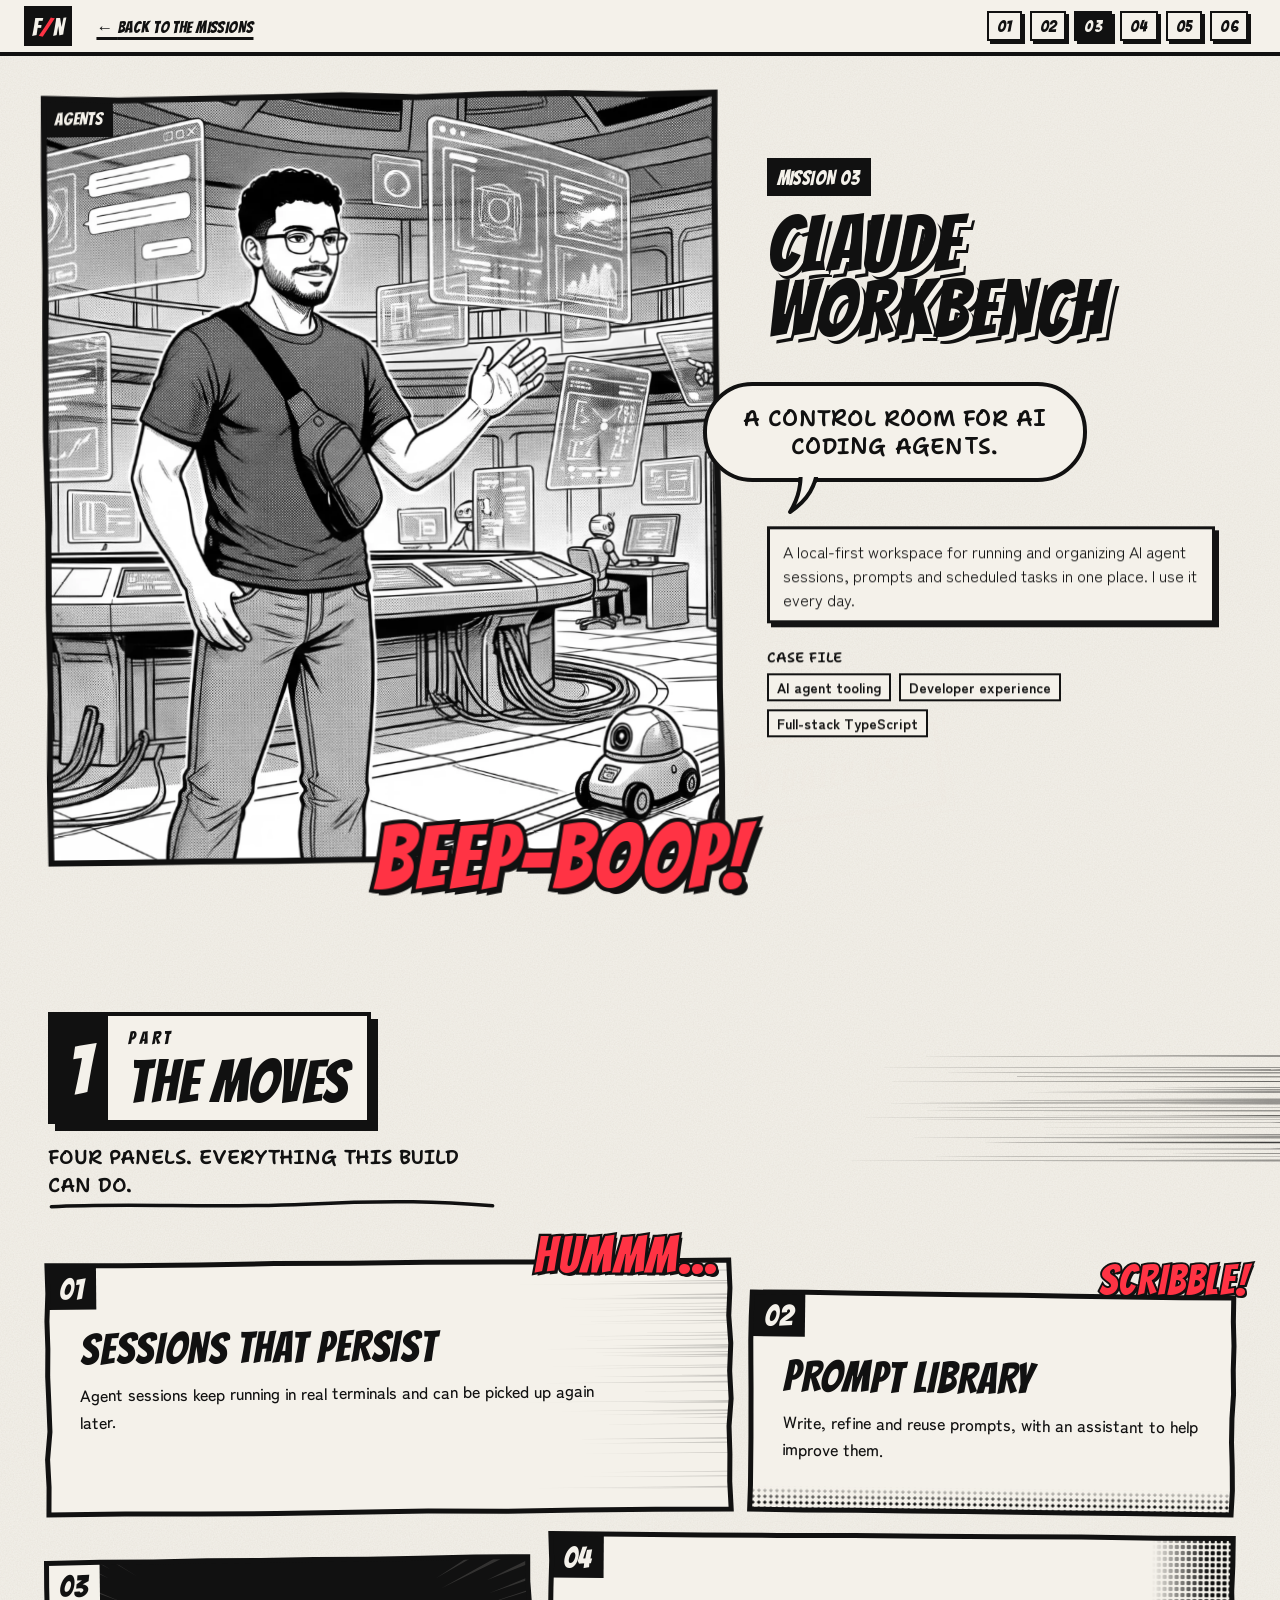
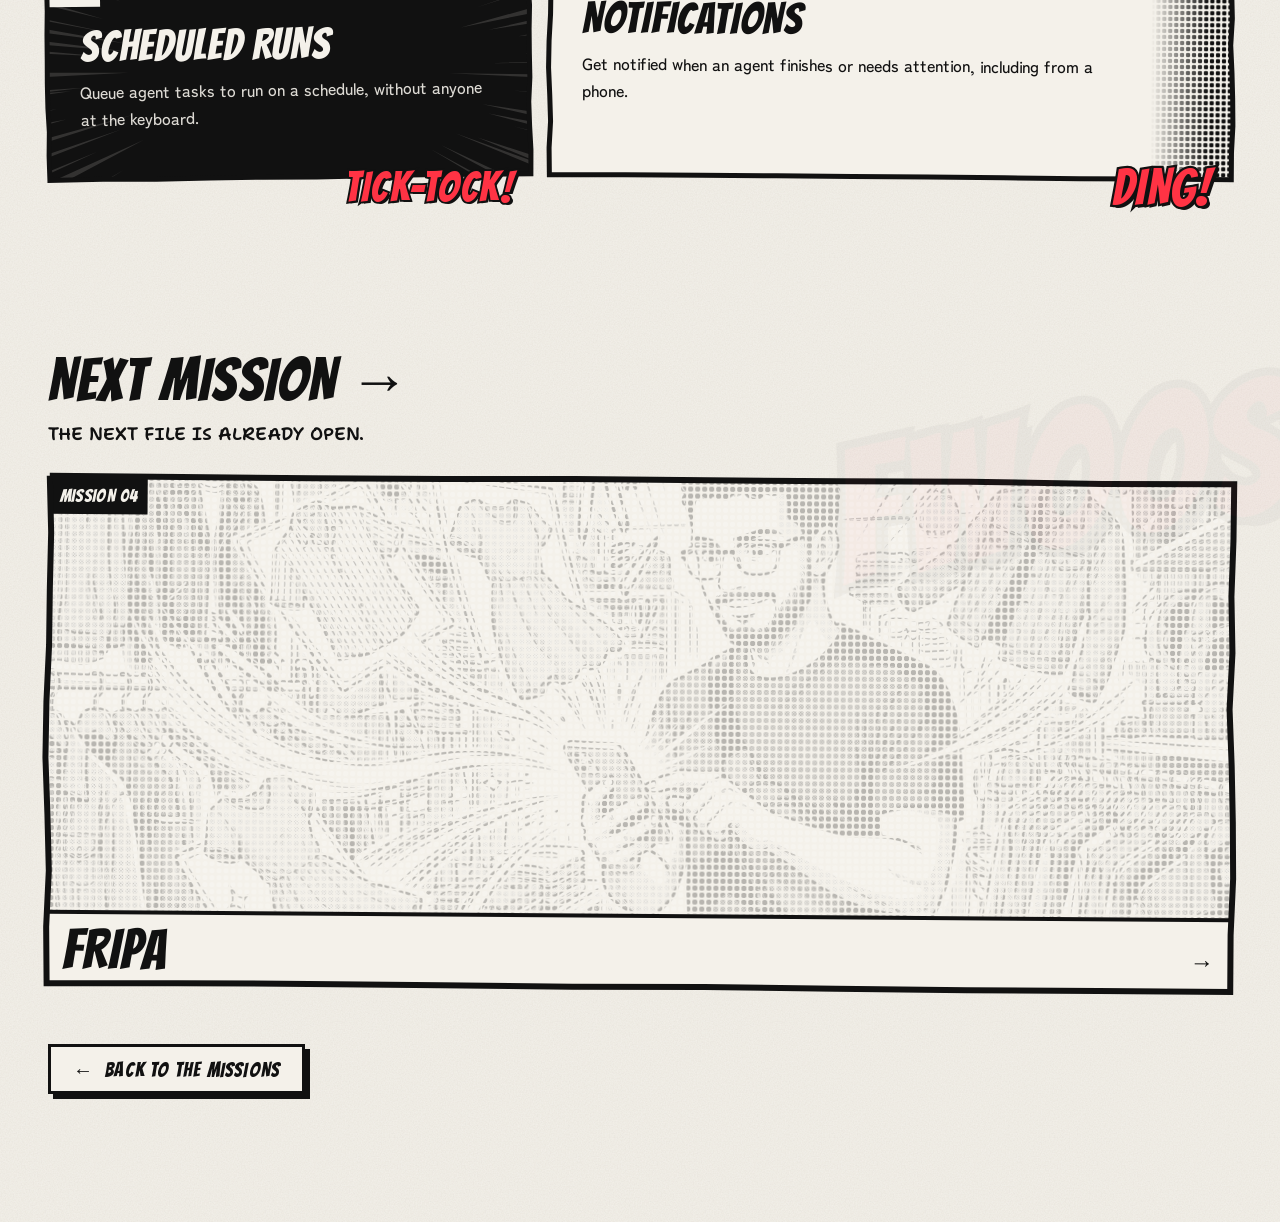
<file: work/claude-workbench.html>
<!DOCTYPE html><!--FgCXgS9N0zm9_QP6vOb_M--><html lang="en"><head><meta charSet="utf-8"/><meta name="viewport" content="width=device-width, initial-scale=1"/><link rel="preload" as="image" imageSrcSet="/_img/manga/mission-claude-workbench-16.webp 16w, /_img/manga/mission-claude-workbench-32.webp 32w, /_img/manga/mission-claude-workbench-48.webp 48w, /_img/manga/mission-claude-workbench-64.webp 64w, /_img/manga/mission-claude-workbench-96.webp 96w, /_img/manga/mission-claude-workbench-128.webp 128w, /_img/manga/mission-claude-workbench-256.webp 256w, /_img/manga/mission-claude-workbench-384.webp 384w, /_img/manga/mission-claude-workbench-640.webp 640w, /_img/manga/mission-claude-workbench-750.webp 750w, /_img/manga/mission-claude-workbench-828.webp 828w, /_img/manga/mission-claude-workbench-1080.webp 1080w, /_img/manga/mission-claude-workbench-1200.webp 1200w, /_img/manga/mission-claude-workbench-1920.webp 1920w, /_img/manga/mission-claude-workbench-2048.webp 2048w, /_img/manga/mission-claude-workbench-3840.webp 3840w" imageSizes="(min-width: 1024px) 1400px, 220vw"/><link rel="stylesheet" href="/_next/static/css/721074fa89608ee7.css" data-precedence="next"/><link rel="stylesheet" href="/_next/static/css/17f7c158eba8ad7c.css" data-precedence="next"/><link rel="stylesheet" href="/_next/static/css/c62b6b5aaa291d5e.css" data-precedence="next"/><link rel="preload" as="script" fetchPriority="low" href="/_next/static/chunks/webpack-a282238ce6d4e478.js"/><script src="/_next/static/chunks/4bd1b696-c023c6e3521b1417.js" async=""></script><script src="/_next/static/chunks/255-379c01dac331dc2b.js" async=""></script><script src="/_next/static/chunks/main-app-199c211e13765c55.js" async=""></script><script src="/_next/static/chunks/118-41cef40eb259bae9.js" async=""></script><script src="/_next/static/chunks/app/work/%5Bslug%5D/page-853ce18fb78f0d6a.js" async=""></script><title>Claude Workbench: Mission 03 — Feres Nefzi</title><meta name="description" content="A local-first workspace for running and organizing AI agent sessions, prompts and scheduled tasks in one place. I use it every day."/><link rel="canonical" href="https://iknight18.github.io/work/claude-workbench"/><meta property="og:title" content="Claude Workbench: Mission 03 — Feres Nefzi"/><meta property="og:description" content="A control room for AI coding agents."/><meta property="og:url" content="https://iknight18.github.io/work/claude-workbench"/><meta property="og:type" content="article"/><meta name="twitter:card" content="summary"/><meta name="twitter:title" content="Claude Workbench: Mission 03 — Feres Nefzi"/><meta name="twitter:description" content="A control room for AI coding agents."/><link rel="icon" href="/icon.svg?4a6fe679d8f6ae91" type="image/svg+xml" sizes="any"/><link rel="apple-touch-icon" href="/apple-icon.png?0b526a90244ce5f0" type="image/png" sizes="180x180"/><script src="/_next/static/chunks/polyfills-42372ed130431b0a.js" noModule=""></script></head><body class="__variable_4e7f7d __variable_2af979 __variable_762edc antialiased"><div hidden=""><!--$--><!--/$--></div><svg aria-hidden="true" focusable="false" width="0" height="0" style="position:absolute;width:0;height:0"><defs><filter id="rough-ink-heavy" x="-10%" y="-10%" width="120%" height="120%"><feTurbulence type="fractalNoise" baseFrequency="0.06" numOctaves="2" seed="3" result="noise"></feTurbulence><feDisplacementMap in="SourceGraphic" in2="noise" scale="5" xChannelSelector="R" yChannelSelector="G"></feDisplacementMap></filter></defs></svg><script>(function(){try{var d=document.documentElement;if(matchMedia("(prefers-reduced-motion: reduce)").matches)return;d.dataset.intro="pending";setTimeout(function(){if(d.dataset.intro==="pending")d.dataset.intro="skipped"},2000)}catch(e){}})();</script><a href="#title-page" class="ink-button sr-only !fixed left-3 top-3 z-[70] focus:not-sr-only">Skip to the mission</a><header data-top-bar="true" class="sticky top-0 z-50 border-b-[4px] border-ink bg-paper"><nav aria-label="Missions" class="mx-auto flex h-[calc(var(--nav-h)-4px)] max-w-[1400px] items-center gap-3 pl-3 sm:gap-5 sm:pl-6 lg:pr-6"><a class="lettering shrink-0 bg-ink px-2 pb-0.5 pt-1.5 text-2xl text-paper" aria-label="Cover: Feres Nefzi" href="/"><span aria-hidden="true">F<span class="text-signal">/</span>N</span></a><a class="lettering shrink-0 whitespace-nowrap px-1 pt-1 text-[1.05rem] tracking-wide underline decoration-[2.5px] underline-offset-4 hover:text-signal-ink" href="/#missions"><span aria-hidden="true">← </span><span class="sm:hidden">Missions</span><span class="hidden sm:inline">Back to the missions</span></a><ul class="no-scrollbar ml-auto flex min-w-0 items-center gap-2 overflow-x-auto py-2 pl-1.5 pr-6 [mask-image:linear-gradient(to_right,#000_calc(100%-1.75rem),transparent)] sm:pr-3 sm:[mask-image:none] lg:pr-2"><li class="shrink-0"><a data-mission-tab="dj-engine" title="DJ Engine" class="lettering relative block border-[2.5px] border-ink bg-paper px-2 pb-1 pt-1.5 text-[1.05rem] shadow-[3px_3px_0_var(--ink)] transition-colors hover:bg-ink hover:text-paper aria-[current]:bg-ink aria-[current]:text-paper" href="/work/dj-engine"><span class="sr-only">Mission<!-- --> </span>01<span class="sr-only">: <!-- -->DJ Engine</span></a></li><li class="shrink-0"><a data-mission-tab="theater-pose" title="Theater Pose Estimation" class="lettering relative block border-[2.5px] border-ink bg-paper px-2 pb-1 pt-1.5 text-[1.05rem] shadow-[3px_3px_0_var(--ink)] transition-colors hover:bg-ink hover:text-paper aria-[current]:bg-ink aria-[current]:text-paper" href="/work/theater-pose"><span class="sr-only">Mission<!-- --> </span>02<span class="sr-only">: <!-- -->Theater Pose Estimation</span></a></li><li class="shrink-0"><a data-mission-tab="claude-workbench" aria-current="page" title="Claude Workbench" class="lettering relative block border-[2.5px] border-ink bg-paper px-2 pb-1 pt-1.5 text-[1.05rem] shadow-[3px_3px_0_var(--ink)] transition-colors hover:bg-ink hover:text-paper aria-[current]:bg-ink aria-[current]:text-paper" href="/work/claude-workbench"><span class="sr-only">Mission<!-- --> </span>03<span class="sr-only">: <!-- -->Claude Workbench</span></a></li><li class="shrink-0"><a data-mission-tab="fripa" title="Fripa" class="lettering relative block border-[2.5px] border-ink bg-paper px-2 pb-1 pt-1.5 text-[1.05rem] shadow-[3px_3px_0_var(--ink)] transition-colors hover:bg-ink hover:text-paper aria-[current]:bg-ink aria-[current]:text-paper" href="/work/fripa"><span class="sr-only">Mission<!-- --> </span>04<span class="sr-only">: <!-- -->Fripa</span></a></li><li class="shrink-0"><a data-mission-tab="flashlink" title="FlashLink" class="lettering relative block border-[2.5px] border-ink bg-paper px-2 pb-1 pt-1.5 text-[1.05rem] shadow-[3px_3px_0_var(--ink)] transition-colors hover:bg-ink hover:text-paper aria-[current]:bg-ink aria-[current]:text-paper" href="/work/flashlink"><span class="sr-only">Mission<!-- --> </span>05<span class="sr-only">: <!-- -->FlashLink</span></a></li><li class="shrink-0"><a data-mission-tab="you-are-the-dj" title="You Are the DJ" class="lettering relative block border-[2.5px] border-ink bg-paper px-2 pb-1 pt-1.5 text-[1.05rem] shadow-[3px_3px_0_var(--ink)] transition-colors hover:bg-ink hover:text-paper aria-[current]:bg-ink aria-[current]:text-paper" href="/work/you-are-the-dj"><span class="sr-only">Mission<!-- --> </span>06<span class="sr-only">: <!-- -->You Are the DJ</span></a></li></ul></nav></header><div class="paper-grain overflow-x-clip"><main class="mx-auto max-w-[1280px] px-4 sm:px-8 lg:px-12"><section id="title-page" aria-labelledby="mission-title" class="relative grid gap-y-8 pb-16 pt-8 lg:min-h-[calc(100svh-var(--nav-h))] lg:grid-cols-12 lg:grid-rows-[1fr_auto_auto_1fr] lg:gap-x-12 lg:py-10"><div class="flex flex-col items-start gap-4 lg:col-span-5 lg:col-start-8 lg:row-start-2"><p data-title-meta="true" class="lettering bg-ink px-2.5 pb-1 pt-1.5 text-xl text-paper">Mission<!-- --> <!-- -->03</p><h1 id="mission-title" class="lettering max-w-full break-words text-[clamp(3.1rem,6.2vw,6rem)] leading-[0.82] [text-shadow:0.05em_0.05em_0_var(--paper),0.085em_0.085em_0_var(--ink)]"><span data-title-word="true" class="inline-block pr-[0.22em]">Claude<!-- --> </span><span data-title-word="true" class="inline-block pr-[0.22em]">Workbench</span></h1></div><div data-title-art="true" class="relative lg:col-span-7 lg:col-start-1 lg:row-span-4 lg:row-start-1"><div class="panel aspect-[4/3] sm:aspect-[16/10] lg:aspect-auto lg:h-full lg:min-h-[min(68svh,620px)]" data-panel="true" data-size="lg" style="--tilt:-0.6deg;--stroke-panel:clamp(3px, 0.9vw, 6px)"><div class="panel-body "><div class="halftone absolute inset-0" data-halftone="true"><img alt="Feres stands calmly in a control room of floating terminal windows, directing small robot assistants who work at their own screens." decoding="async" data-nimg="fill" class="object-cover" style="position:absolute;height:100%;width:100%;left:0;top:0;right:0;bottom:0;object-position:35% 40%;color:transparent" sizes="(min-width: 1024px) 1400px, 220vw" srcSet="/_img/manga/mission-claude-workbench-16.webp 16w, /_img/manga/mission-claude-workbench-32.webp 32w, /_img/manga/mission-claude-workbench-48.webp 48w, /_img/manga/mission-claude-workbench-64.webp 64w, /_img/manga/mission-claude-workbench-96.webp 96w, /_img/manga/mission-claude-workbench-128.webp 128w, /_img/manga/mission-claude-workbench-256.webp 256w, /_img/manga/mission-claude-workbench-384.webp 384w, /_img/manga/mission-claude-workbench-640.webp 640w, /_img/manga/mission-claude-workbench-750.webp 750w, /_img/manga/mission-claude-workbench-828.webp 828w, /_img/manga/mission-claude-workbench-1080.webp 1080w, /_img/manga/mission-claude-workbench-1200.webp 1200w, /_img/manga/mission-claude-workbench-1920.webp 1920w, /_img/manga/mission-claude-workbench-2048.webp 2048w, /_img/manga/mission-claude-workbench-3840.webp 3840w" src="/_img/manga/mission-claude-workbench-3840.webp"/></div><p data-mission-tag="true" class="absolute left-0 top-0 z-[1] flex flex-wrap items-start"><span class="lettering bg-ink px-2.5 pb-1 pt-1.5 text-lg text-paper">agents</span></p></div><svg class="panel-border" viewBox="0 0 1000 1000" preserveAspectRatio="none" aria-hidden="true" focusable="false"><path data-panel-border="true" d="M0.0 -1.0L111.1 2.3L222.2 1.3L333.3 -0.0L444.4 -1.7L555.6 2.1L666.7 -0.9L777.8 -1.4L888.9 1.2L1000.2 0.0L998.7 111.1L998.4 222.2L998.0 333.3L998.2 444.4L999.5 555.6L999.4 666.7L998.8 777.8L1000.7 888.9L1000.0 999.5L888.9 998.8L777.8 1000.3L666.7 1000.5L555.6 999.2L444.4 999.1L333.3 999.8L222.2 999.4L111.1 1000.1L-0.5 1000.0L-1.5 888.9L0.9 777.8L-0.5 666.7L0.2 555.6L-2.2 444.4L-1.8 333.3L-0.4 222.2L-1.0 111.1Z"></path></svg></div><span aria-hidden="true" data-sfx="true" data-tone="signal" class="sfx block w-max absolute -bottom-7 right-2 z-20 lg:-bottom-9 lg:-right-8" style="font-size:clamp(3.25rem, 7vw, 6rem);--tilt:-11deg">BEEP-BOOP!</span></div><div data-title-copy="true" class="flex flex-col items-start gap-7 pt-4 lg:col-span-5 lg:col-start-8 lg:row-start-3 lg:pt-2"><p class="bubble max-w-[24rem] text-[clamp(1.1rem,2.2vw,1.4rem)] lg:-ml-16" data-bubble="true" data-tail="left" data-variant="shout"><svg class="bubble-tail" viewBox="0 -16 40 48" aria-hidden="true" focusable="false"><path d="M8 -16 C 10 4, 18 18, 36 30 C 26 14, 24 0, 26 -16 Z"></path></svg><span class="bubble-body ">A control room for AI coding agents.</span><svg class="bubble-tail bubble-tail-patch" viewBox="0 -5 40 6" aria-hidden="true" focusable="false"><path d="M8 -16 C 10 4, 18 18, 36 30 C 26 14, 24 0, 26 -16 Z"></path></svg></p><div data-title-file="true" class="mt-4 w-full max-w-md"><p class="narration text-base">A local-first workspace for running and organizing AI agent sessions, prompts and scheduled tasks in one place. I use it every day.</p><div class="mt-6 flex flex-wrap items-center gap-x-6 gap-y-4"><div><p class="hand text-sm font-semibold uppercase">Case file</p><ul class="mt-1.5 flex flex-wrap gap-2"><li class="border-[2.5px] border-ink bg-paper px-2 py-0.5 text-sm font-bold">AI agent tooling</li><li class="border-[2.5px] border-ink bg-paper px-2 py-0.5 text-sm font-bold">Developer experience</li><li class="border-[2.5px] border-ink bg-paper px-2 py-0.5 text-sm font-bold">Full-stack TypeScript</li></ul></div><p class="stamp text-lg" data-stamp="true">In daily use</p></div></div></div></section><section id="features" aria-labelledby="features-title" class="relative py-20 lg:py-28"><header data-chapter-title="true" class="relative mb-12 flex flex-col sm:mb-16 items-start"><svg aria-hidden="true" focusable="false" data-speed-lines="parallel" viewBox="0 0 1000 1000" preserveAspectRatio="none" class="pointer-events-none absolute top-1/2 hidden h-28 w-[38vw] -translate-y-1/2 text-ink/80 lg:block right-[-6vw]"><path d="M64.9 238.8L1000 236.2L1000 241.4ZM713.0 927.0L1000 923.7L1000 930.3ZM710.2 361.0L1000 360.0L1000 361.9ZM20.4 983.9L1000 981.6L1000 986.3ZM339.1 451.9L1000 449.3L1000 454.4ZM165.1 777.4L1000 775.4L1000 779.4ZM110.9 474.1L1000 472.3L1000 475.9ZM681.0 481.5L1000 478.5L1000 484.5ZM481.4 834.2L1000 832.9L1000 835.5ZM658.5 981.8L1000 979.6L1000 983.9ZM669.0 456.3L1000 455.2L1000 457.4ZM170.4 621.6L1000 620.6L1000 622.6ZM55.2 605.6L1000 604.0L1000 607.1ZM485.4 590.5L1000 588.8L1000 592.2ZM216.2 512.5L1000 510.8L1000 514.1ZM94.4 158.2L1000 155.6L1000 160.8ZM2.7 379.3L1000 377.1L1000 381.5ZM559.7 178.1L1000 174.6L1000 181.7ZM380.4 588.0L1000 586.7L1000 589.3ZM616.1 434.0L1000 433.2L1000 434.7ZM180.0 691.6L1000 690.5L1000 692.8ZM193.6 543.0L1000 539.6L1000 546.4ZM445.0 371.3L1000 368.7L1000 374.0ZM372.3 828.6L1000 826.4L1000 830.8ZM32.1 785.7L1000 784.0L1000 787.4ZM594.7 884.8L1000 883.3L1000 886.4ZM213.8 949.7L1000 948.3L1000 951.1ZM529.6 52.1L1000 48.9L1000 55.4ZM592.0 760.0L1000 757.7L1000 762.3ZM437.0 756.4L1000 754.6L1000 758.1ZM595.9 352.3L1000 348.9L1000 355.6ZM240.9 204.5L1000 201.6L1000 207.3ZM548.6 440.4L1000 438.1L1000 442.7ZM674.6 336.8L1000 334.9L1000 338.7ZM187.1 465.9L1000 462.6L1000 469.2ZM576.3 773.8L1000 771.0L1000 776.6ZM692.9 585.0L1000 582.0L1000 588.0ZM327.9 822.8L1000 819.5L1000 826.1ZM189.8 56.9L1000 54.8L1000 58.9ZM66.7 995.1L1000 993.7L1000 996.4ZM114.2 281.9L1000 278.7L1000 285.1ZM35.9 984.9L1000 984.1L1000 985.7ZM571.2 883.7L1000 880.0L1000 887.4ZM56.7 240.9L1000 237.7L1000 244.2ZM328.2 647.9L1000 646.0L1000 649.7ZM729.8 186.0L1000 185.2L1000 186.8Z" fill="currentColor"></path></svg><div data-title-box="true" class="relative flex items-stretch border-[4px] border-ink bg-paper shadow-[7px_7px_0_var(--ink)]"><span aria-hidden="true" data-title-number="true" class="lettering flex items-center bg-ink px-3 pt-1 text-[3.25rem] text-paper sm:px-4 sm:text-[4.5rem]">1</span><h2 id="features-title" class="lettering flex flex-col justify-center px-4 py-2 sm:px-5"><span class="text-base tracking-[0.2em] sm:text-lg">Part<span class="sr-only"> <!-- -->1<!-- -->:</span> </span><span class="text-[2.6rem] sm:text-6xl">The moves</span></h2></div><p data-title-kicker="true" class="hand relative mt-5 max-w-md text-lg font-semibold uppercase leading-snug sm:text-xl">Four panels. Everything this build can do.<svg aria-hidden="true" focusable="false" viewBox="0 0 400 14" preserveAspectRatio="none" class="absolute -bottom-3 left-0 h-3 w-full overflow-visible"><path data-ink-underline="true" d="M3 9 C 70 4, 150 11, 230 6 S 350 3, 397 8" fill="none" stroke="var(--ink)" stroke-width="3.5" stroke-linecap="round" vector-effect="non-scaling-stroke"></path></svg></p></header><ol class="grid gap-x-[var(--gutter)] gap-y-14 md:grid-cols-12 md:gap-y-12"><li data-feature="true" class="relative md:col-span-7"><div class="panel h-full" data-panel="true" data-size="md" style="--tilt:-0.5deg;--stroke-panel:clamp(3px, 0.9vw, 5px)"><div class="panel-body "><svg aria-hidden="true" focusable="false" data-speed-lines="parallel" viewBox="0 0 1000 1000" preserveAspectRatio="none" class="pointer-events-none absolute inset-y-0 right-0 h-full w-1/3 text-ink/20 [mask-image:linear-gradient(to_left,#000,transparent)]"><path d="M338.7 241.5L1000 239.5L1000 243.5ZM214.0 186.1L1000 185.1L1000 187.1ZM400.4 378.2L1000 375.6L1000 380.9ZM638.3 386.1L1000 384.4L1000 387.8ZM592.1 289.9L1000 288.5L1000 291.2ZM111.1 40.1L1000 37.8L1000 42.4ZM705.3 564.2L1000 562.8L1000 565.5ZM162.3 421.3L1000 419.8L1000 422.8ZM411.9 656.0L1000 654.1L1000 657.9ZM156.7 351.3L1000 348.2L1000 354.4ZM604.6 569.5L1000 566.2L1000 572.9ZM334.2 866.3L1000 864.0L1000 868.7ZM239.7 601.6L1000 599.2L1000 604.0ZM389.8 616.1L1000 613.8L1000 618.5ZM294.2 429.6L1000 427.2L1000 431.9ZM260.2 152.0L1000 148.8L1000 155.2ZM393.8 464.4L1000 461.1L1000 467.6ZM294.9 196.9L1000 195.0L1000 198.9ZM471.9 137.2L1000 133.6L1000 140.7ZM512.2 385.7L1000 383.4L1000 388.0ZM246.8 220.6L1000 219.5L1000 221.8ZM739.4 630.4L1000 628.2L1000 632.6ZM741.1 458.2L1000 457.3L1000 459.1ZM580.0 524.2L1000 523.2L1000 525.2ZM289.2 252.0L1000 250.7L1000 253.3ZM402.1 847.4L1000 845.9L1000 849.0ZM366.9 5.2L1000 2.8L1000 7.6ZM619.1 605.1L1000 603.7L1000 606.5ZM150.6 488.3L1000 485.1L1000 491.6ZM251.8 913.1L1000 912.1L1000 914.0ZM364.6 367.0L1000 365.1L1000 368.9ZM331.1 772.7L1000 771.0L1000 774.4ZM468.9 348.0L1000 345.9L1000 350.2ZM197.2 146.8L1000 146.0L1000 147.5ZM462.6 340.9L1000 337.4L1000 344.4ZM381.5 82.2L1000 80.3L1000 84.2ZM552.5 148.8L1000 146.5L1000 151.1ZM341.2 731.5L1000 729.2L1000 733.9ZM46.7 564.2L1000 562.1L1000 566.3ZM318.5 316.8L1000 315.3L1000 318.2ZM101.0 909.2L1000 906.9L1000 911.4ZM336.2 172.1L1000 170.3L1000 173.8ZM3.2 91.9L1000 89.3L1000 94.6ZM270.0 300.9L1000 298.8L1000 303.1ZM306.4 714.3L1000 710.9L1000 717.6ZM649.2 210.5L1000 207.6L1000 213.5Z" fill="currentColor"></path></svg><span aria-hidden="true" data-feature-number="true" class="lettering absolute left-0 top-0 z-[1] px-3 pb-0.5 pt-1.5 text-3xl bg-ink text-paper">01</span><div data-feature-text="true" class="relative pb-10 pl-5 pt-16 sm:pb-12 sm:pl-8 pr-5 sm:pr-8"><h3 class="lettering text-[clamp(2rem,3.4vw,2.9rem)]">Sessions that persist</h3><p class="mt-3 max-w-[34rem] text-[1.02rem] font-medium leading-relaxed ">Agent sessions keep running in real terminals and can be picked up again later.</p></div></div><svg class="panel-border" viewBox="0 0 1000 1000" preserveAspectRatio="none" aria-hidden="true" focusable="false"><path data-panel-border="true" d="M0.0 -0.9L111.1 1.8L222.2 1.8L333.3 -1.8L444.4 -0.2L555.6 -1.4L666.7 0.2L777.8 2.4L888.9 0.5L999.5 0.0L1001.0 111.1L998.9 222.2L1001.5 333.3L999.5 444.4L1001.3 555.6L997.9 666.7L998.8 777.8L998.2 888.9L1000.0 1000.0L888.9 998.3L777.8 999.0L666.7 1001.3L555.6 997.7L444.4 999.2L333.3 1002.2L222.2 1000.8L111.1 998.8L-0.2 1000.0L0.3 888.9L-1.5 777.8L2.3 666.7L1.1 555.6L-0.3 444.4L0.3 333.3L-0.7 222.2L1.0 111.1Z"></path></svg></div><span aria-hidden="true" data-sfx="true" data-tone="signal" class="sfx block w-max absolute z-20 -top-7 right-3" style="font-size:clamp(2.3rem, 4vw, 3.1rem);--tilt:-9deg">HUMMM…</span></li><li data-feature="true" class="relative md:col-span-5 md:mt-8"><div class="panel h-full" data-panel="true" data-size="md" style="--tilt:0.7deg;--stroke-panel:clamp(3px, 0.9vw, 5px)"><div class="panel-body "><div aria-hidden="true" class="tone tone-fade absolute inset-x-0 bottom-0 h-7" style="--tone-angle:0deg"></div><span aria-hidden="true" data-feature-number="true" class="lettering absolute left-0 top-0 z-[1] px-3 pb-0.5 pt-1.5 text-3xl bg-ink text-paper">02</span><div data-feature-text="true" class="relative pb-10 pl-5 pt-16 sm:pb-12 sm:pl-8 pr-5 sm:pr-8"><h3 class="lettering text-[clamp(2rem,3.4vw,2.9rem)]">Prompt library</h3><p class="mt-3 max-w-[34rem] text-[1.02rem] font-medium leading-relaxed ">Write, refine and reuse prompts, with an assistant to help improve them.</p></div></div><svg class="panel-border" viewBox="0 0 1000 1000" preserveAspectRatio="none" aria-hidden="true" focusable="false"><path data-panel-border="true" d="M0.0 -0.0L111.1 -1.6L222.2 -0.7L333.3 0.0L444.4 0.2L555.6 0.1L666.7 1.1L777.8 1.1L888.9 1.6L1000.1 0.0L999.9 111.1L1001.8 222.2L1000.9 333.3L1002.1 444.4L999.4 555.6L999.1 666.7L1001.2 777.8L1002.1 888.9L1000.0 999.9L888.9 999.8L777.8 998.8L666.7 999.5L555.6 1000.1L444.4 999.4L333.3 1000.3L222.2 999.8L111.1 1000.8L-0.1 1000.0L1.0 888.9L0.9 777.8L0.8 666.7L0.2 555.6L-0.3 444.4L-1.2 333.3L-2.0 222.2L-1.6 111.1Z"></path></svg></div><span aria-hidden="true" data-sfx="true" data-tone="signal" class="sfx block w-max absolute z-20 -top-8 -right-1 md:-right-4" style="font-size:clamp(2rem, 3.4vw, 2.6rem);--tilt:8deg">SCRIBBLE!</span></li><li data-feature="true" class="relative md:col-span-5"><div class="panel h-full" data-panel="true" data-size="md" style="--tilt:-0.8deg;--stroke-panel:clamp(3px, 0.9vw, 5px)"><div class="panel-body !bg-ink text-paper"><svg aria-hidden="true" focusable="false" data-speed-lines="radial" viewBox="0 0 1000 1000" preserveAspectRatio="xMidYMid slice" class="pointer-events-none absolute inset-0 h-full w-full text-paper/15"><path d="M922.3 494.8L1259.9 486.6L1260.0 494.6ZM833.8 514.4L1259.6 525.8L1259.0 539.9ZM966.9 552.3L1255.7 580.4L1254.8 588.9ZM902.1 579.9L1247.7 636.2L1243.0 659.9ZM913.7 599.3L1241.8 665.5L1236.1 689.2ZM965.2 626.3L1234.6 694.8L1232.2 703.5ZM890.7 648.8L1214.6 758.8L1205.7 782.2ZM844.4 639.1L1208.0 776.4L1201.3 792.9ZM814.9 663.6L1179.8 839.9L1168.9 860.8ZM793.0 671.9L1159.5 877.6L1151.4 891.5ZM895.2 740.8L1153.5 888.0L1144.4 903.0ZM812.2 735.2L1113.2 949.0L1100.8 965.4ZM842.4 782.4L1092.9 975.5L1079.6 991.6ZM793.2 775.0L1063.5 1010.0L1044.9 1029.8ZM785.6 782.3L1044.1 1030.6L1036.9 1037.9ZM784.3 815.9L1016.6 1057.4L999.9 1072.4ZM718.2 792.0L960.6 1104.5L949.1 1113.1ZM714.9 806.7L938.8 1120.6L933.4 1124.3ZM752.8 911.5L908.4 1140.9L887.2 1154.0ZM703.2 871.2L875.7 1160.6L854.1 1172.5ZM648.3 817.8L827.1 1186.0L815.6 1191.4ZM662.5 948.9L762.5 1213.2L754.8 1216.0ZM630.6 923.9L731.1 1224.0L716.5 1228.5ZM608.4 896.9L704.4 1232.0L696.1 1234.3ZM592.7 916.5L670.6 1240.6L659.6 1243.0ZM548.2 860.3L608.9 1252.2L592.5 1254.3ZM546.7 968.8L585.7 1255.1L565.0 1257.2ZM505.9 964.3L520.1 1259.7L499.2 1260.0ZM491.7 850.1L486.7 1259.9L477.4 1259.7ZM457.3 986.2L443.4 1257.9L423.5 1256.1ZM444.7 895.0L405.5 1254.1L383.8 1251.1ZM418.5 954.9L369.8 1248.8L362.2 1247.4ZM401.0 843.0L300.4 1233.3L278.2 1226.9ZM376.0 889.1L275.0 1225.9L263.5 1222.3ZM363.1 834.7L224.1 1208.1L200.5 1198.5ZM348.5 840.0L198.6 1197.7L182.7 1190.6ZM299.5 884.5L151.4 1175.3L145.8 1172.4ZM310.7 818.8L118.9 1157.5L105.0 1149.3ZM262.2 844.3L76.8 1131.3L59.5 1119.3ZM259.8 808.2L37.2 1102.8L28.5 1096.0ZM260.4 778.8L14.6 1084.8L-5.1 1067.8ZM200.0 796.0L-31.7 1043.0L-50.2 1024.3ZM221.5 744.9L-68.5 1004.4L-72.9 999.4ZM126.0 804.6L-84.0 986.4L-94.6 973.4ZM121.0 761.7L-119.3 940.5L-131.3 923.1ZM132.4 741.2L-130.4 924.5L-140.3 909.4ZM153.2 706.3L-149.8 894.2L-156.6 882.8ZM196.4 644.3L-180.6 838.3L-192.1 814.1ZM100.3 667.1L-198.7 799.0L-203.6 787.4ZM149.8 621.7L-215.3 756.9L-220.5 741.8ZM177.1 591.0L-229.2 714.1L-233.8 697.9ZM35.9 599.5L-240.8 669.9L-245.3 648.8ZM16.8 577.7L-248.9 629.3L-251.7 612.0ZM46.3 541.0L-256.0 578.0L-257.7 558.8ZM72.8 534.0L-256.9 569.1L-258.3 551.5ZM166.2 504.2L-259.7 520.5L-260.0 498.5ZM114.8 469.4L-258.2 447.7L-257.0 432.1ZM167.4 460.6L-255.7 419.6L-253.6 401.5ZM163.6 443.4L-250.9 383.1L-247.9 364.7ZM137.2 422.5L-244.1 345.3L-242.3 337.1ZM116.1 391.8L-233.9 302.5L-229.0 285.2ZM102.5 347.4L-213.1 237.2L-205.8 218.2ZM153.8 356.5L-206.0 218.7L-198.0 199.3ZM128.1 307.4L-180.5 161.7L-169.1 139.6ZM132.1 288.5L-164.3 130.7L-153.3 111.7ZM188.8 304.8L-146.3 100.2L-141.4 92.4ZM171.3 271.0L-127.4 71.1L-119.7 60.1ZM146.2 202.4L-87.9 18.4L-75.2 3.2ZM203.8 233.8L-72.2 -0.2L-58.2 -15.7ZM209.5 205.4L-41.3 -33.5L-25.9 -48.7ZM258.9 214.5L1.8 -73.9L17.6 -87.2ZM226.3 133.7L34.5 -100.8L55.8 -116.6ZM267.3 145.4L79.1 -132.8L87.0 -138.0ZM329.1 216.1L99.1 -145.7L117.1 -156.5ZM282.9 91.6L140.1 -169.4L146.4 -172.7ZM292.2 60.9L168.4 -183.9L181.4 -190.0ZM376.2 173.7L221.5 -207.1L239.2 -213.9ZM352.1 44.8L256.5 -219.9L273.8 -225.6ZM375.0 56.7L289.3 -230.2L298.3 -232.7ZM438.7 156.4L355.5 -246.1L377.6 -250.1ZM426.8 36.6L370.2 -248.8L392.7 -252.4ZM476.9 156.1L437.0 -257.4L461.3 -259.0ZM491.6 70.6L472.2 -259.5L498.1 -260.0ZM514.6 48.3L512.1 -259.9L537.1 -259.1ZM544.8 46.9L567.0 -257.0L582.5 -255.5ZM555.0 78.3L590.0 -254.7L606.6 -252.5ZM573.9 109.1L636.6 -247.6L645.9 -245.9ZM604.1 72.9L668.7 -241.0L691.0 -235.6ZM602.0 170.8L719.7 -227.5L730.2 -224.3ZM648.7 135.2L774.3 -208.8L799.3 -198.6ZM643.0 184.0L809.5 -194.1L817.4 -190.6ZM693.5 147.9L861.0 -168.8L871.1 -163.2ZM731.7 119.8L889.5 -152.6L901.4 -145.4ZM768.9 97.9L918.0 -134.8L927.1 -128.6ZM790.7 133.1L969.2 -97.9L974.8 -93.5ZM745.9 206.9L983.7 -86.2L993.4 -78.1ZM787.6 216.3L1032.8 -41.9L1049.1 -25.4ZM788.4 223.0L1040.3 -34.5L1056.0 -18.1ZM846.8 227.7L1095.6 27.9L1099.8 33.3ZM798.3 273.8L1099.0 32.2L1112.1 49.5ZM868.4 256.9L1127.6 71.3L1141.0 91.7ZM808.4 316.8L1147.3 101.8L1159.3 122.0ZM819.5 337.7L1172.6 146.1L1182.4 165.5ZM914.9 321.9L1193.0 187.9L1203.6 212.7ZM918.2 349.4L1212.1 234.6L1217.9 250.6ZM893.1 378.1L1224.8 271.3L1227.0 278.4ZM858.6 419.6L1238.5 320.6L1244.5 347.1ZM916.8 425.4L1245.8 353.9L1250.2 378.3ZM978.3 439.6L1252.3 391.9L1255.5 417.6ZM989.3 476.0L1258.5 452.9L1259.5 472.7Z" fill="currentColor"></path></svg><span aria-hidden="true" data-feature-number="true" class="lettering absolute left-0 top-0 z-[1] px-3 pb-0.5 pt-1.5 text-3xl bg-paper text-ink">03</span><div data-feature-text="true" class="relative pb-10 pl-5 pt-16 sm:pb-12 sm:pl-8 pr-5 sm:pr-8"><h3 class="lettering text-[clamp(2rem,3.4vw,2.9rem)]">Scheduled runs</h3><p class="mt-3 max-w-[34rem] text-[1.02rem] font-medium leading-relaxed text-paper/90">Queue agent tasks to run on a schedule, without anyone at the keyboard.</p></div></div><svg class="panel-border" viewBox="0 0 1000 1000" preserveAspectRatio="none" aria-hidden="true" focusable="false"><path data-panel-border="true" d="M0.0 0.8L111.1 -1.4L222.2 0.3L333.3 -1.2L444.4 0.0L555.6 -0.6L666.7 1.5L777.8 0.7L888.9 -2.2L999.7 0.0L999.1 111.1L1002.1 222.2L1000.5 333.3L1000.3 444.4L1000.7 555.6L997.7 666.7L998.7 777.8L1000.8 888.9L1000.0 1000.4L888.9 999.7L777.8 998.2L666.7 999.0L555.6 1002.2L444.4 998.8L333.3 999.8L222.2 1001.3L111.1 997.8L0.8 1000.0L-0.2 888.9L1.0 777.8L-1.3 666.7L-1.8 555.6L-1.3 444.4L-1.1 333.3L0.1 222.2L-0.4 111.1Z"></path></svg></div><span aria-hidden="true" data-sfx="true" data-tone="signal" class="sfx block w-max absolute z-20 -top-7 right-4 md:top-auto md:-bottom-7" style="font-size:clamp(2rem, 3.4vw, 2.6rem);--tilt:6deg">TICK-TOCK!</span></li><li data-feature="true" class="relative md:col-span-7 md:-mt-6"><div class="panel h-full" data-panel="true" data-size="md" style="--tilt:0.4deg;--stroke-panel:clamp(3px, 0.9vw, 5px)"><div class="panel-body "><div aria-hidden="true" class="tone tone-dense tone-fade absolute inset-y-0 right-0 w-[14%]" style="--tone-angle:270deg"></div><span aria-hidden="true" data-feature-number="true" class="lettering absolute left-0 top-0 z-[1] px-3 pb-0.5 pt-1.5 text-3xl bg-ink text-paper">04</span><div data-feature-text="true" class="relative pb-10 pl-5 pt-16 sm:pb-12 sm:pl-8 pr-[16%]"><h3 class="lettering text-[clamp(2rem,3.4vw,2.9rem)]">Notifications</h3><p class="mt-3 max-w-[34rem] text-[1.02rem] font-medium leading-relaxed ">Get notified when an agent finishes or needs attention, including from a phone.</p></div></div><svg class="panel-border" viewBox="0 0 1000 1000" preserveAspectRatio="none" aria-hidden="true" focusable="false"><path data-panel-border="true" d="M0.0 -0.2L111.1 0.5L222.2 1.1L333.3 0.8L444.4 -1.1L555.6 -0.3L666.7 -0.4L777.8 -1.0L888.9 1.3L1000.4 0.0L1000.1 111.1L998.7 222.2L999.9 333.3L997.8 444.4L999.9 555.6L1001.2 666.7L1001.8 777.8L1000.0 888.9L1000.0 1000.9L888.9 1000.7L777.8 1001.3L666.7 999.9L555.6 998.3L444.4 999.4L333.3 998.4L222.2 997.7L111.1 997.9L0.3 1000.0L-0.4 888.9L1.5 777.8L-0.0 666.7L-2.0 555.6L-1.5 444.4L0.4 333.3L0.7 222.2L1.5 111.1Z"></path></svg></div><span aria-hidden="true" data-sfx="true" data-tone="signal" class="sfx block w-max absolute z-20 -top-8 right-5 md:top-auto md:-bottom-8" style="font-size:clamp(2.3rem, 4vw, 3.1rem);--tilt:-7deg">DING!</span></li></ol></section><section id="next" aria-labelledby="next-title" class="relative pb-24 pt-16 lg:pb-32"><h2 id="next-title" class="lettering mb-3 text-[clamp(2.4rem,5vw,3.75rem)]">Next mission<!-- --> <span aria-hidden="true">→</span></h2><p class="hand mb-8 text-lg font-semibold uppercase">The next file is already open.</p><div data-next="true" class="relative"><a aria-label="Mission 04: Fripa" class="group block focus-visible:outline-offset-8" href="/work/fripa"><div class="panel aspect-[4/3] motion-safe:transition-transform motion-safe:duration-200 motion-safe:group-hover:-translate-y-1 sm:aspect-[21/9]" data-panel="true" data-size="lg" style="--tilt:0.4deg;--stroke-panel:clamp(3px, 0.9vw, 6px)"><div class="panel-body "><div class="halftone absolute inset-0" data-halftone="true"><img alt="Feres swipes on a smartphone as a shirt, a dress and a denim jacket fly out of the screen in a second-hand clothing shop." loading="lazy" decoding="async" data-nimg="fill" class="object-cover" style="position:absolute;height:100%;width:100%;left:0;top:0;right:0;bottom:0;object-position:60% 45%;color:transparent" sizes="(min-width: 1280px) 1180px, (min-width: 640px) 100vw, 135vw" srcSet="/_img/manga/mission-fripa-640.webp 640w, /_img/manga/mission-fripa-750.webp 750w, /_img/manga/mission-fripa-828.webp 828w, /_img/manga/mission-fripa-1080.webp 1080w, /_img/manga/mission-fripa-1200.webp 1200w, /_img/manga/mission-fripa-1920.webp 1920w, /_img/manga/mission-fripa-2048.webp 2048w, /_img/manga/mission-fripa-3840.webp 3840w" src="/_img/manga/mission-fripa-3840.webp"/></div><span class="lettering absolute left-0 top-0 z-[1] bg-ink px-2.5 pb-1 pt-1.5 text-lg text-paper">Mission<!-- --> <!-- -->04</span><span class="absolute inset-x-0 bottom-0 z-[1] flex items-end justify-between gap-4 border-t-[4px] border-ink bg-paper px-4 pb-2 pt-2.5"><span class="lettering text-[clamp(1.9rem,4.5vw,3.5rem)]">Fripa</span><span aria-hidden="true" class="lettering shrink-0 pb-1 text-2xl group-hover:text-signal-ink">→</span></span></div><svg class="panel-border" viewBox="0 0 1000 1000" preserveAspectRatio="none" aria-hidden="true" focusable="false"><path data-panel-border="true" d="M0.0 -0.2L111.1 0.5L222.2 1.1L333.3 0.8L444.4 -1.1L555.6 -0.3L666.7 -0.4L777.8 -1.0L888.9 1.3L1000.4 0.0L1000.1 111.1L998.7 222.2L999.9 333.3L997.8 444.4L999.9 555.6L1001.2 666.7L1001.8 777.8L1000.0 888.9L1000.0 1000.9L888.9 1000.7L777.8 1001.3L666.7 999.9L555.6 998.3L444.4 999.4L333.3 998.4L222.2 997.7L111.1 997.9L0.3 1000.0L-0.4 888.9L1.5 777.8L-0.0 666.7L-2.0 555.6L-1.5 444.4L0.4 333.3L0.7 222.2L1.5 111.1Z"></path></svg></div></a><span aria-hidden="true" data-sfx="true" data-tone="signal" class="sfx block w-max absolute -top-8 right-2 z-20 lg:-right-6 lg:-top-10" style="font-size:clamp(2.6rem, 6vw, 4.75rem);--tilt:-9deg">FWOOSH!</span></div><p class="mt-14"><a class="ink-button" href="/#missions"><span aria-hidden="true">←</span> <!-- -->Back to the missions</a></p></section></main><!--$!--><template data-dgst="BAILOUT_TO_CLIENT_SIDE_RENDERING"></template><!--/$--></div><!--$--><!--/$--><script src="/_next/static/chunks/webpack-a282238ce6d4e478.js" id="_R_" async=""></script><script>(self.__next_f=self.__next_f||[]).push([0])</script><script>self.__next_f.push([1,"1:\"$Sreact.fragment\"\n2:I[9766,[],\"\"]\n3:I[8924,[],\"\"]\n5:I[4431,[],\"OutletBoundary\"]\n7:I[5278,[],\"AsyncMetadataOutlet\"]\n9:I[4431,[],\"ViewportBoundary\"]\nb:I[4431,[],\"MetadataBoundary\"]\nc:\"$Sreact.suspense\"\ne:I[7150,[],\"\"]\n:HL[\"/_next/static/css/721074fa89608ee7.css\",\"style\"]\n:HL[\"/_next/static/css/17f7c158eba8ad7c.css\",\"style\"]\n:HL[\"/_next/static/css/c62b6b5aaa291d5e.css\",\"style\"]\n"])</script><script>self.__next_f.push([1,"0:{\"P\":null,\"b\":\"FgCXgS9N0zm9-QP6vOb_M\",\"p\":\"\",\"c\":[\"\",\"work\",\"claude-workbench\"],\"i\":false,\"f\":[[[\"\",{\"children\":[\"work\",{\"children\":[[\"slug\",\"claude-workbench\",\"d\"],{\"children\":[\"__PAGE__\",{}]}]}]},\"$undefined\",\"$undefined\",true],[\"\",[\"$\",\"$1\",\"c\",{\"children\":[[[\"$\",\"link\",\"0\",{\"rel\":\"stylesheet\",\"href\":\"/_next/static/css/721074fa89608ee7.css\",\"precedence\":\"next\",\"crossOrigin\":\"$undefined\",\"nonce\":\"$undefined\"}],[\"$\",\"link\",\"1\",{\"rel\":\"stylesheet\",\"href\":\"/_next/static/css/17f7c158eba8ad7c.css\",\"precedence\":\"next\",\"crossOrigin\":\"$undefined\",\"nonce\":\"$undefined\"}],[\"$\",\"link\",\"2\",{\"rel\":\"stylesheet\",\"href\":\"/_next/static/css/c62b6b5aaa291d5e.css\",\"precedence\":\"next\",\"crossOrigin\":\"$undefined\",\"nonce\":\"$undefined\"}]],[\"$\",\"html\",null,{\"lang\":\"en\",\"suppressHydrationWarning\":true,\"children\":[\"$\",\"body\",null,{\"className\":\"__variable_4e7f7d __variable_2af979 __variable_762edc antialiased\",\"children\":[[\"$\",\"svg\",null,{\"aria-hidden\":\"true\",\"focusable\":\"false\",\"width\":\"0\",\"height\":\"0\",\"style\":{\"position\":\"absolute\",\"width\":0,\"height\":0},\"children\":[\"$\",\"defs\",null,{\"children\":[\"$\",\"filter\",null,{\"id\":\"rough-ink-heavy\",\"x\":\"-10%\",\"y\":\"-10%\",\"width\":\"120%\",\"height\":\"120%\",\"children\":[[\"$\",\"feTurbulence\",null,{\"type\":\"fractalNoise\",\"baseFrequency\":\"0.06\",\"numOctaves\":\"2\",\"seed\":\"3\",\"result\":\"noise\"}],[\"$\",\"feDisplacementMap\",null,{\"in\":\"SourceGraphic\",\"in2\":\"noise\",\"scale\":\"5\",\"xChannelSelector\":\"R\",\"yChannelSelector\":\"G\"}]]}]}]}],[\"$\",\"$L2\",null,{\"parallelRouterKey\":\"children\",\"error\":\"$undefined\",\"errorStyles\":\"$undefined\",\"errorScripts\":\"$undefined\",\"template\":[\"$\",\"$L3\",null,{}],\"templateStyles\":\"$undefined\",\"templateScripts\":\"$undefined\",\"notFound\":[[[\"$\",\"title\",null,{\"children\":\"404: This page could not be found.\"}],[\"$\",\"div\",null,{\"style\":{\"fontFamily\":\"system-ui,\\\"Segoe UI\\\",Roboto,Helvetica,Arial,sans-serif,\\\"Apple Color Emoji\\\",\\\"Segoe UI Emoji\\\"\",\"height\":\"100vh\",\"textAlign\":\"center\",\"display\":\"flex\",\"flexDirection\":\"column\",\"alignItems\":\"center\",\"justifyContent\":\"center\"},\"children\":[\"$\",\"div\",null,{\"children\":[[\"$\",\"style\",null,{\"dangerouslySetInnerHTML\":{\"__html\":\"body{color:#000;background:#fff;margin:0}.next-error-h1{border-right:1px solid rgba(0,0,0,.3)}@media (prefers-color-scheme:dark){body{color:#fff;background:#000}.next-error-h1{border-right:1px solid rgba(255,255,255,.3)}}\"}}],[\"$\",\"h1\",null,{\"className\":\"next-error-h1\",\"style\":{\"display\":\"inline-block\",\"margin\":\"0 20px 0 0\",\"padding\":\"0 23px 0 0\",\"fontSize\":24,\"fontWeight\":500,\"verticalAlign\":\"top\",\"lineHeight\":\"49px\"},\"children\":404}],[\"$\",\"div\",null,{\"style\":{\"display\":\"inline-block\"},\"children\":[\"$\",\"h2\",null,{\"style\":{\"fontSize\":14,\"fontWeight\":400,\"lineHeight\":\"49px\",\"margin\":0},\"children\":\"This page could not be found.\"}]}]]}]}]],[]],\"forbidden\":\"$undefined\",\"unauthorized\":\"$undefined\"}]]}]}]]}],{\"children\":[\"work\",[\"$\",\"$1\",\"c\",{\"children\":[null,[\"$\",\"$L2\",null,{\"parallelRouterKey\":\"children\",\"error\":\"$undefined\",\"errorStyles\":\"$undefined\",\"errorScripts\":\"$undefined\",\"template\":[\"$\",\"$L3\",null,{}],\"templateStyles\":\"$undefined\",\"templateScripts\":\"$undefined\",\"notFound\":\"$undefined\",\"forbidden\":\"$undefined\",\"unauthorized\":\"$undefined\"}]]}],{\"children\":[[\"slug\",\"claude-workbench\",\"d\"],[\"$\",\"$1\",\"c\",{\"children\":[null,[\"$\",\"$L2\",null,{\"parallelRouterKey\":\"children\",\"error\":\"$undefined\",\"errorStyles\":\"$undefined\",\"errorScripts\":\"$undefined\",\"template\":[\"$\",\"$L3\",null,{}],\"templateStyles\":\"$undefined\",\"templateScripts\":\"$undefined\",\"notFound\":\"$undefined\",\"forbidden\":\"$undefined\",\"unauthorized\":\"$undefined\"}]]}],{\"children\":[\"__PAGE__\",[\"$\",\"$1\",\"c\",{\"children\":[\"$L4\",null,[\"$\",\"$L5\",null,{\"children\":[\"$L6\",[\"$\",\"$L7\",null,{\"promise\":\"$@8\"}]]}]]}],{},null,false]},null,false]},null,false]},null,false],[\"$\",\"$1\",\"h\",{\"children\":[null,[[\"$\",\"$L9\",null,{\"children\":\"$La\"}],null],[\"$\",\"$Lb\",null,{\"children\":[\"$\",\"div\",null,{\"hidden\":true,\"children\":[\"$\",\"$c\",null,{\"fallback\":null,\"children\":\"$Ld\"}]}]}]]}],false]],\"m\":\"$undefined\",\"G\":[\"$e\",[]],\"s\":false,\"S\":true}\n"])</script><script>self.__next_f.push([1,"f:I[2619,[\"118\",\"static/chunks/118-41cef40eb259bae9.js\",\"774\",\"static/chunks/app/work/%5Bslug%5D/page-853ce18fb78f0d6a.js\"],\"\"]\n"])</script><script>self.__next_f.push([1,"4:[[\"$\",\"script\",null,{\"dangerouslySetInnerHTML\":{\"__html\":\"(function(){try{var d=document.documentElement;if(matchMedia(\\\"(prefers-reduced-motion: reduce)\\\").matches)return;d.dataset.intro=\\\"pending\\\";setTimeout(function(){if(d.dataset.intro===\\\"pending\\\")d.dataset.intro=\\\"skipped\\\"},2000)}catch(e){}})();\"}}],[[\"$\",\"a\",null,{\"href\":\"#title-page\",\"className\":\"ink-button sr-only !fixed left-3 top-3 z-[70] focus:not-sr-only\",\"children\":\"Skip to the mission\"}],[\"$\",\"header\",null,{\"data-top-bar\":true,\"className\":\"sticky top-0 z-50 border-b-[4px] border-ink bg-paper\",\"children\":[\"$\",\"nav\",null,{\"aria-label\":\"Missions\",\"className\":\"mx-auto flex h-[calc(var(--nav-h)-4px)] max-w-[1400px] items-center gap-3 pl-3 sm:gap-5 sm:pl-6 lg:pr-6\",\"children\":[[\"$\",\"$Lf\",null,{\"href\":\"/\",\"className\":\"lettering shrink-0 bg-ink px-2 pb-0.5 pt-1.5 text-2xl text-paper\",\"aria-label\":\"Cover: Feres Nefzi\",\"children\":[\"$\",\"span\",null,{\"aria-hidden\":\"true\",\"children\":[\"F\",[\"$\",\"span\",null,{\"className\":\"text-signal\",\"children\":\"/\"}],\"N\"]}]}],[\"$\",\"$Lf\",null,{\"href\":\"/#missions\",\"className\":\"lettering shrink-0 whitespace-nowrap px-1 pt-1 text-[1.05rem] tracking-wide underline decoration-[2.5px] underline-offset-4 hover:text-signal-ink\",\"children\":[[\"$\",\"span\",null,{\"aria-hidden\":\"true\",\"children\":\"← \"}],[\"$\",\"span\",null,{\"className\":\"sm:hidden\",\"children\":\"Missions\"}],[\"$\",\"span\",null,{\"className\":\"hidden sm:inline\",\"children\":\"Back to the missions\"}]]}],[\"$\",\"ul\",null,{\"className\":\"no-scrollbar ml-auto flex min-w-0 items-center gap-2 overflow-x-auto py-2 pl-1.5 pr-6 [mask-image:linear-gradient(to_right,#000_calc(100%-1.75rem),transparent)] sm:pr-3 sm:[mask-image:none] lg:pr-2\",\"children\":[[\"$\",\"li\",\"dj-engine\",{\"className\":\"shrink-0\",\"children\":[\"$\",\"$Lf\",null,{\"href\":\"/work/dj-engine\",\"data-mission-tab\":\"dj-engine\",\"aria-current\":\"$undefined\",\"title\":\"DJ Engine\",\"className\":\"lettering relative block border-[2.5px] border-ink bg-paper px-2 pb-1 pt-1.5 text-[1.05rem] shadow-[3px_3px_0_var(--ink)] transition-colors hover:bg-ink hover:text-paper aria-[current]:bg-ink aria-[current]:text-paper\",\"children\":[[\"$\",\"span\",null,{\"className\":\"sr-only\",\"children\":[\"Mission\",\" \"]}],\"01\",[\"$\",\"span\",null,{\"className\":\"sr-only\",\"children\":[\": \",\"DJ Engine\"]}]]}]}],[\"$\",\"li\",\"theater-pose\",{\"className\":\"shrink-0\",\"children\":[\"$\",\"$Lf\",null,{\"href\":\"/work/theater-pose\",\"data-mission-tab\":\"theater-pose\",\"aria-current\":\"$undefined\",\"title\":\"Theater Pose Estimation\",\"className\":\"lettering relative block border-[2.5px] border-ink bg-paper px-2 pb-1 pt-1.5 text-[1.05rem] shadow-[3px_3px_0_var(--ink)] transition-colors hover:bg-ink hover:text-paper aria-[current]:bg-ink aria-[current]:text-paper\",\"children\":[[\"$\",\"span\",null,{\"className\":\"sr-only\",\"children\":[\"Mission\",\" \"]}],\"02\",[\"$\",\"span\",null,{\"className\":\"sr-only\",\"children\":[\": \",\"Theater Pose Estimation\"]}]]}]}],[\"$\",\"li\",\"claude-workbench\",{\"className\":\"shrink-0\",\"children\":[\"$\",\"$Lf\",null,{\"href\":\"/work/claude-workbench\",\"data-mission-tab\":\"claude-workbench\",\"aria-current\":\"page\",\"title\":\"Claude Workbench\",\"className\":\"lettering relative block border-[2.5px] border-ink bg-paper px-2 pb-1 pt-1.5 text-[1.05rem] shadow-[3px_3px_0_var(--ink)] transition-colors hover:bg-ink hover:text-paper aria-[current]:bg-ink aria-[current]:text-paper\",\"children\":[[\"$\",\"span\",null,{\"className\":\"sr-only\",\"children\":[\"Mission\",\" \"]}],\"03\",[\"$\",\"span\",null,{\"className\":\"sr-only\",\"children\":[\": \",\"Claude Workbench\"]}]]}]}],[\"$\",\"li\",\"fripa\",{\"className\":\"shrink-0\",\"children\":[\"$\",\"$Lf\",null,{\"href\":\"/work/fripa\",\"data-mission-tab\":\"fripa\",\"aria-current\":\"$undefined\",\"title\":\"Fripa\",\"className\":\"lettering relative block border-[2.5px] border-ink bg-paper px-2 pb-1 pt-1.5 text-[1.05rem] shadow-[3px_3px_0_var(--ink)] transition-colors hover:bg-ink hover:text-paper aria-[current]:bg-ink aria-[current]:text-paper\",\"children\":[[\"$\",\"span\",null,{\"className\":\"sr-only\",\"children\":[\"Mission\",\" \"]}],\"04\",[\"$\",\"span\",null,{\"className\":\"sr-only\",\"children\":[\": \",\"Fripa\"]}]]}]}],[\"$\",\"li\",\"flashlink\",{\"className\":\"shrink-0\",\"children\":\"$L10\"}],\"$L11\"]}]]}]}]],\"$L12\"]\n"])</script><script>self.__next_f.push([1,"13:I[2225,[\"118\",\"static/chunks/118-41cef40eb259bae9.js\",\"774\",\"static/chunks/app/work/%5Bslug%5D/page-853ce18fb78f0d6a.js\"],\"MangaStage\"]\n14:I[1356,[\"118\",\"static/chunks/118-41cef40eb259bae9.js\",\"774\",\"static/chunks/app/work/%5Bslug%5D/page-853ce18fb78f0d6a.js\"],\"Image\"]\n10:[\"$\",\"$Lf\",null,{\"href\":\"/work/flashlink\",\"data-mission-tab\":\"flashlink\",\"aria-current\":\"$undefined\",\"title\":\"FlashLink\",\"className\":\"lettering relative block border-[2.5px] border-ink bg-paper px-2 pb-1 pt-1.5 text-[1.05rem] shadow-[3px_3px_0_var(--ink)] transition-colors hover:bg-ink hover:text-paper aria-[current]:bg-ink aria-[current]:text-paper\",\"children\":[[\"$\",\"span\",null,{\"className\":\"sr-only\",\"children\":[\"Mission\",\" \"]}],\"05\",[\"$\",\"span\",null,{\"className\":\"sr-only\",\"children\":[\": \",\"FlashLink\"]}]]}]\n11:[\"$\",\"li\",\"you-are-the-dj\",{\"className\":\"shrink-0\",\"children\":[\"$\",\"$Lf\",null,{\"href\":\"/work/you-are-the-dj\",\"data-mission-tab\":\"you-are-the-dj\",\"aria-current\":\"$undefined\",\"title\":\"You Are the DJ\",\"className\":\"lettering relative block border-[2.5px] border-ink bg-paper px-2 pb-1 pt-1.5 text-[1.05rem] shadow-[3px_3px_0_var(--ink)] transition-colors hover:bg-ink hover:text-paper aria-[current]:bg-ink aria-[current]:text-paper\",\"children\":[[\"$\",\"span\",null,{\"className\":\"sr-only\",\"children\":[\"Mission\",\" \"]}],\"06\",[\"$\",\"span\",null,{\"className\":\"sr-only\",\"children\":[\": \",\"You Are the DJ\"]}]]}]}]\n"])</script><script>self.__next_f.push([1,"12:[\"$\",\"$L13\",null,{\"motion\":\"work\",\"children\":[\"$\",\"main\",null,{\"className\":\"mx-auto max-w-[1280px] px-4 sm:px-8 lg:px-12\",\"children\":[[\"$\",\"section\",null,{\"id\":\"title-page\",\"aria-labelledby\":\"mission-title\",\"className\":\"relative grid gap-y-8 pb-16 pt-8 lg:min-h-[calc(100svh-var(--nav-h))] lg:grid-cols-12 lg:grid-rows-[1fr_auto_auto_1fr] lg:gap-x-12 lg:py-10\",\"children\":[[\"$\",\"div\",null,{\"className\":\"flex flex-col items-start gap-4 lg:col-span-5 lg:col-start-8 lg:row-start-2\",\"children\":[[\"$\",\"p\",null,{\"data-title-meta\":true,\"className\":\"lettering bg-ink px-2.5 pb-1 pt-1.5 text-xl text-paper\",\"children\":[\"Mission\",\" \",\"03\"]}],[\"$\",\"h1\",null,{\"id\":\"mission-title\",\"className\":\"lettering max-w-full break-words text-[clamp(3.1rem,6.2vw,6rem)] leading-[0.82] [text-shadow:0.05em_0.05em_0_var(--paper),0.085em_0.085em_0_var(--ink)]\",\"children\":[[\"$\",\"span\",\"0\",{\"data-title-word\":true,\"className\":\"inline-block pr-[0.22em]\",\"children\":[\"Claude\",\" \"]}],[\"$\",\"span\",\"1\",{\"data-title-word\":true,\"className\":\"inline-block pr-[0.22em]\",\"children\":[\"Workbench\",false]}]]}]]}],[\"$\",\"div\",null,{\"data-title-art\":true,\"className\":\"relative lg:col-span-7 lg:col-start-1 lg:row-span-4 lg:row-start-1\",\"children\":[[\"$\",\"div\",null,{\"className\":\"panel aspect-[4/3] sm:aspect-[16/10] lg:aspect-auto lg:h-full lg:min-h-[min(68svh,620px)]\",\"data-panel\":true,\"data-size\":\"lg\",\"style\":{\"--tilt\":\"-0.6deg\",\"--stroke-panel\":\"clamp(3px, 0.9vw, 6px)\"},\"children\":[[\"$\",\"div\",null,{\"className\":\"panel-body \",\"children\":[[\"$\",\"div\",null,{\"className\":\"halftone absolute inset-0\",\"data-halftone\":true,\"children\":[\"$\",\"$L14\",null,{\"src\":\"/manga/mission-claude-workbench.webp\",\"alt\":\"Feres stands calmly in a control room of floating terminal windows, directing small robot assistants who work at their own screens.\",\"fill\":true,\"sizes\":\"(min-width: 1024px) 1400px, 220vw\",\"priority\":true,\"quality\":85,\"className\":\"object-cover\",\"style\":{\"objectPosition\":\"35% 40%\"}}]}],[\"$\",\"p\",null,{\"data-mission-tag\":true,\"className\":\"absolute left-0 top-0 z-[1] flex flex-wrap items-start\",\"children\":[[\"$\",\"span\",null,{\"className\":\"lettering bg-ink px-2.5 pb-1 pt-1.5 text-lg text-paper\",\"children\":\"agents\"}],[]]}]]}],[\"$\",\"svg\",null,{\"className\":\"panel-border\",\"viewBox\":\"0 0 1000 1000\",\"preserveAspectRatio\":\"none\",\"aria-hidden\":\"true\",\"focusable\":\"false\",\"children\":[\"$\",\"path\",null,{\"data-panel-border\":true,\"d\":\"M0.0 -1.0L111.1 2.3L222.2 1.3L333.3 -0.0L444.4 -1.7L555.6 2.1L666.7 -0.9L777.8 -1.4L888.9 1.2L1000.2 0.0L998.7 111.1L998.4 222.2L998.0 333.3L998.2 444.4L999.5 555.6L999.4 666.7L998.8 777.8L1000.7 888.9L1000.0 999.5L888.9 998.8L777.8 1000.3L666.7 1000.5L555.6 999.2L444.4 999.1L333.3 999.8L222.2 999.4L111.1 1000.1L-0.5 1000.0L-1.5 888.9L0.9 777.8L-0.5 666.7L0.2 555.6L-2.2 444.4L-1.8 333.3L-0.4 222.2L-1.0 111.1Z\"}]}]]}],[\"$\",\"span\",null,{\"aria-hidden\":\"true\",\"data-sfx\":true,\"data-tone\":\"signal\",\"className\":\"sfx block w-max absolute -bottom-7 right-2 z-20 lg:-bottom-9 lg:-right-8\",\"style\":{\"fontSize\":\"clamp(3.25rem, 7vw, 6rem)\",\"--tilt\":\"-11deg\"},\"children\":\"BEEP-BOOP!\"}]]}],[\"$\",\"div\",null,{\"data-title-copy\":true,\"className\":\"flex flex-col items-start gap-7 pt-4 lg:col-span-5 lg:col-start-8 lg:row-start-3 lg:pt-2\",\"children\":[[\"$\",\"p\",null,{\"className\":\"bubble max-w-[24rem] text-[clamp(1.1rem,2.2vw,1.4rem)] lg:-ml-16\",\"data-bubble\":true,\"data-tail\":\"left\",\"data-variant\":\"shout\",\"children\":[[\"$\",\"svg\",null,{\"className\":\"bubble-tail\",\"viewBox\":\"0 -16 40 48\",\"aria-hidden\":\"true\",\"focusable\":\"false\",\"children\":[\"$\",\"path\",null,{\"d\":\"M8 -16 C 10 4, 18 18, 36 30 C 26 14, 24 0, 26 -16 Z\"}]}],[\"$\",\"span\",null,{\"className\":\"bubble-body \",\"children\":\"A control room for AI coding agents.\"}],[\"$\",\"svg\",null,{\"className\":\"bubble-tail bubble-tail-patch\",\"viewBox\":\"0 -5 40 6\",\"aria-hidden\":\"true\",\"focusable\":\"false\",\"children\":[\"$\",\"path\",null,{\"d\":\"M8 -16 C 10 4, 18 18, 36 30 C 26 14, 24 0, 26 -16 Z\"}]}],false]}],[\"$\",\"div\",null,{\"data-title-file\":true,\"className\":\"mt-4 w-full max-w-md\",\"children\":[[\"$\",\"p\",null,{\"className\":\"narration text-base\",\"children\":\"A local-first workspace for running and organizing AI agent sessions, prompts and scheduled tasks in one place. I use it every day.\"}],\"$L15\"]}]]}]]}],\"$L16\",false,\"$L17\"]}]}]\n"])</script><script>self.__next_f.push([1,"15:[\"$\",\"div\",null,{\"className\":\"mt-6 flex flex-wrap items-center gap-x-6 gap-y-4\",\"children\":[[\"$\",\"div\",null,{\"children\":[[\"$\",\"p\",null,{\"className\":\"hand text-sm font-semibold uppercase\",\"children\":\"Case file\"}],[\"$\",\"ul\",null,{\"className\":\"mt-1.5 flex flex-wrap gap-2\",\"children\":[[\"$\",\"li\",\"AI agent tooling\",{\"className\":\"border-[2.5px] border-ink bg-paper px-2 py-0.5 text-sm font-bold\",\"children\":\"AI agent tooling\"}],[\"$\",\"li\",\"Developer experience\",{\"className\":\"border-[2.5px] border-ink bg-paper px-2 py-0.5 text-sm font-bold\",\"children\":\"Developer experience\"}],[\"$\",\"li\",\"Full-stack TypeScript\",{\"className\":\"border-[2.5px] border-ink bg-paper px-2 py-0.5 text-sm font-bold\",\"children\":\"Full-stack TypeScript\"}]]}]]}],[\"$\",\"p\",null,{\"className\":\"stamp text-lg\",\"data-stamp\":true,\"children\":\"In daily use\"}]]}]\n"])</script><script>self.__next_f.push([1,"18:T63a,"])</script><script>self.__next_f.push([1,"M64.9 238.8L1000 236.2L1000 241.4ZM713.0 927.0L1000 923.7L1000 930.3ZM710.2 361.0L1000 360.0L1000 361.9ZM20.4 983.9L1000 981.6L1000 986.3ZM339.1 451.9L1000 449.3L1000 454.4ZM165.1 777.4L1000 775.4L1000 779.4ZM110.9 474.1L1000 472.3L1000 475.9ZM681.0 481.5L1000 478.5L1000 484.5ZM481.4 834.2L1000 832.9L1000 835.5ZM658.5 981.8L1000 979.6L1000 983.9ZM669.0 456.3L1000 455.2L1000 457.4ZM170.4 621.6L1000 620.6L1000 622.6ZM55.2 605.6L1000 604.0L1000 607.1ZM485.4 590.5L1000 588.8L1000 592.2ZM216.2 512.5L1000 510.8L1000 514.1ZM94.4 158.2L1000 155.6L1000 160.8ZM2.7 379.3L1000 377.1L1000 381.5ZM559.7 178.1L1000 174.6L1000 181.7ZM380.4 588.0L1000 586.7L1000 589.3ZM616.1 434.0L1000 433.2L1000 434.7ZM180.0 691.6L1000 690.5L1000 692.8ZM193.6 543.0L1000 539.6L1000 546.4ZM445.0 371.3L1000 368.7L1000 374.0ZM372.3 828.6L1000 826.4L1000 830.8ZM32.1 785.7L1000 784.0L1000 787.4ZM594.7 884.8L1000 883.3L1000 886.4ZM213.8 949.7L1000 948.3L1000 951.1ZM529.6 52.1L1000 48.9L1000 55.4ZM592.0 760.0L1000 757.7L1000 762.3ZM437.0 756.4L1000 754.6L1000 758.1ZM595.9 352.3L1000 348.9L1000 355.6ZM240.9 204.5L1000 201.6L1000 207.3ZM548.6 440.4L1000 438.1L1000 442.7ZM674.6 336.8L1000 334.9L1000 338.7ZM187.1 465.9L1000 462.6L1000 469.2ZM576.3 773.8L1000 771.0L1000 776.6ZM692.9 585.0L1000 582.0L1000 588.0ZM327.9 822.8L1000 819.5L1000 826.1ZM189.8 56.9L1000 54.8L1000 58.9ZM66.7 995.1L1000 993.7L1000 996.4ZM114.2 281.9L1000 278.7L1000 285.1ZM35.9 984.9L1000 984.1L1000 985.7ZM571.2 883.7L1000 880.0L1000 887.4ZM56.7 240.9L1000 237.7L1000 244.2ZM328.2 647.9L1000 646.0L1000 649.7ZM729.8 186.0L1000 185.2L1000 186.8Z"])</script><script>self.__next_f.push([1,"16:[\"$\",\"section\",null,{\"id\":\"features\",\"aria-labelledby\":\"features-title\",\"className\":\"relative py-20 lg:py-28\",\"children\":[[\"$\",\"header\",null,{\"data-chapter-title\":true,\"className\":\"relative mb-12 flex flex-col sm:mb-16 items-start\",\"children\":[[\"$\",\"svg\",null,{\"aria-hidden\":\"true\",\"focusable\":\"false\",\"data-speed-lines\":\"parallel\",\"viewBox\":\"0 0 1000 1000\",\"preserveAspectRatio\":\"none\",\"className\":\"pointer-events-none absolute top-1/2 hidden h-28 w-[38vw] -translate-y-1/2 text-ink/80 lg:block right-[-6vw]\",\"style\":\"$undefined\",\"children\":[\"$\",\"path\",null,{\"d\":\"$18\",\"fill\":\"currentColor\"}]}],[\"$\",\"div\",null,{\"data-title-box\":true,\"className\":\"relative flex items-stretch border-[4px] border-ink bg-paper shadow-[7px_7px_0_var(--ink)]\",\"children\":[[\"$\",\"span\",null,{\"aria-hidden\":\"true\",\"data-title-number\":true,\"className\":\"lettering flex items-center bg-ink px-3 pt-1 text-[3.25rem] text-paper sm:px-4 sm:text-[4.5rem]\",\"children\":1}],[\"$\",\"h2\",null,{\"id\":\"features-title\",\"className\":\"lettering flex flex-col justify-center px-4 py-2 sm:px-5\",\"children\":[[\"$\",\"span\",null,{\"className\":\"text-base tracking-[0.2em] sm:text-lg\",\"children\":[\"Part\",[\"$\",\"span\",null,{\"className\":\"sr-only\",\"children\":[\" \",1,\":\"]}],\" \"]}],[\"$\",\"span\",null,{\"className\":\"text-[2.6rem] sm:text-6xl\",\"children\":\"The moves\"}]]}]]}],[\"$\",\"p\",null,{\"data-title-kicker\":true,\"className\":\"hand relative mt-5 max-w-md text-lg font-semibold uppercase leading-snug sm:text-xl\",\"children\":[\"Four panels. Everything this build can do.\",[\"$\",\"svg\",null,{\"aria-hidden\":\"true\",\"focusable\":\"false\",\"viewBox\":\"0 0 400 14\",\"preserveAspectRatio\":\"none\",\"className\":\"absolute -bottom-3 left-0 h-3 w-full overflow-visible\",\"children\":[\"$\",\"path\",null,{\"data-ink-underline\":true,\"d\":\"M3 9 C 70 4, 150 11, 230 6 S 350 3, 397 8\",\"fill\":\"none\",\"stroke\":\"var(--ink)\",\"strokeWidth\":3.5,\"strokeLinecap\":\"round\",\"vectorEffect\":\"non-scaling-stroke\"}]}]]}]]}],[\"$\",\"ol\",null,{\"className\":\"grid gap-x-[var(--gutter)] gap-y-14 md:grid-cols-12 md:gap-y-12\",\"children\":[[\"$\",\"li\",\"Sessions that persist\",{\"data-feature\":true,\"className\":\"relative md:col-span-7\",\"children\":[\"$L19\",\"$L1a\"]}],\"$L1b\",\"$L1c\",\"$L1d\"]}]]}]\n"])</script><script>self.__next_f.push([1,"17:[\"$\",\"section\",null,{\"id\":\"next\",\"aria-labelledby\":\"next-title\",\"className\":\"relative pb-24 pt-16 lg:pb-32\",\"children\":[[\"$\",\"h2\",null,{\"id\":\"next-title\",\"className\":\"lettering mb-3 text-[clamp(2.4rem,5vw,3.75rem)]\",\"children\":[\"Next mission\",\" \",[\"$\",\"span\",null,{\"aria-hidden\":\"true\",\"children\":\"→\"}]]}],[\"$\",\"p\",null,{\"className\":\"hand mb-8 text-lg font-semibold uppercase\",\"children\":\"The next file is already open.\"}],[\"$\",\"div\",null,{\"data-next\":true,\"className\":\"relative\",\"children\":[[\"$\",\"$Lf\",null,{\"href\":\"/work/fripa\",\"aria-label\":\"Mission 04: Fripa\",\"className\":\"group block focus-visible:outline-offset-8\",\"children\":[\"$\",\"div\",null,{\"className\":\"panel aspect-[4/3] motion-safe:transition-transform motion-safe:duration-200 motion-safe:group-hover:-translate-y-1 sm:aspect-[21/9]\",\"data-panel\":true,\"data-size\":\"lg\",\"style\":{\"--tilt\":\"0.4deg\",\"--stroke-panel\":\"clamp(3px, 0.9vw, 6px)\"},\"children\":[[\"$\",\"div\",null,{\"className\":\"panel-body \",\"children\":[[\"$\",\"div\",null,{\"className\":\"halftone absolute inset-0\",\"data-halftone\":true,\"children\":[\"$\",\"$L14\",null,{\"src\":\"/manga/mission-fripa.webp\",\"alt\":\"Feres swipes on a smartphone as a shirt, a dress and a denim jacket fly out of the screen in a second-hand clothing shop.\",\"fill\":true,\"sizes\":\"(min-width: 1280px) 1180px, (min-width: 640px) 100vw, 135vw\",\"priority\":false,\"quality\":85,\"className\":\"object-cover\",\"style\":{\"objectPosition\":\"60% 45%\"}}]}],[\"$\",\"span\",null,{\"className\":\"lettering absolute left-0 top-0 z-[1] bg-ink px-2.5 pb-1 pt-1.5 text-lg text-paper\",\"children\":[\"Mission\",\" \",\"04\"]}],[\"$\",\"span\",null,{\"className\":\"absolute inset-x-0 bottom-0 z-[1] flex items-end justify-between gap-4 border-t-[4px] border-ink bg-paper px-4 pb-2 pt-2.5\",\"children\":[[\"$\",\"span\",null,{\"className\":\"lettering text-[clamp(1.9rem,4.5vw,3.5rem)]\",\"children\":\"Fripa\"}],[\"$\",\"span\",null,{\"aria-hidden\":\"true\",\"className\":\"lettering shrink-0 pb-1 text-2xl group-hover:text-signal-ink\",\"children\":\"→\"}]]}]]}],[\"$\",\"svg\",null,{\"className\":\"panel-border\",\"viewBox\":\"0 0 1000 1000\",\"preserveAspectRatio\":\"none\",\"aria-hidden\":\"true\",\"focusable\":\"false\",\"children\":[\"$\",\"path\",null,{\"data-panel-border\":true,\"d\":\"M0.0 -0.2L111.1 0.5L222.2 1.1L333.3 0.8L444.4 -1.1L555.6 -0.3L666.7 -0.4L777.8 -1.0L888.9 1.3L1000.4 0.0L1000.1 111.1L998.7 222.2L999.9 333.3L997.8 444.4L999.9 555.6L1001.2 666.7L1001.8 777.8L1000.0 888.9L1000.0 1000.9L888.9 1000.7L777.8 1001.3L666.7 999.9L555.6 998.3L444.4 999.4L333.3 998.4L222.2 997.7L111.1 997.9L0.3 1000.0L-0.4 888.9L1.5 777.8L-0.0 666.7L-2.0 555.6L-1.5 444.4L0.4 333.3L0.7 222.2L1.5 111.1Z\"}]}]]}]}],[\"$\",\"span\",null,{\"aria-hidden\":\"true\",\"data-sfx\":true,\"data-tone\":\"signal\",\"className\":\"sfx block w-max absolute -top-8 right-2 z-20 lg:-right-6 lg:-top-10\",\"style\":{\"fontSize\":\"clamp(2.6rem, 6vw, 4.75rem)\",\"--tilt\":\"-9deg\"},\"children\":\"FWOOSH!\"}]]}],[\"$\",\"p\",null,{\"className\":\"mt-14\",\"children\":[\"$\",\"$Lf\",null,{\"href\":\"/#missions\",\"className\":\"ink-button\",\"children\":[[\"$\",\"span\",null,{\"aria-hidden\":\"true\",\"children\":\"←\"}],\" \",\"Back to the missions\"]}]}]]}]\n"])</script><script>self.__next_f.push([1,"1e:T638,"])</script><script>self.__next_f.push([1,"M338.7 241.5L1000 239.5L1000 243.5ZM214.0 186.1L1000 185.1L1000 187.1ZM400.4 378.2L1000 375.6L1000 380.9ZM638.3 386.1L1000 384.4L1000 387.8ZM592.1 289.9L1000 288.5L1000 291.2ZM111.1 40.1L1000 37.8L1000 42.4ZM705.3 564.2L1000 562.8L1000 565.5ZM162.3 421.3L1000 419.8L1000 422.8ZM411.9 656.0L1000 654.1L1000 657.9ZM156.7 351.3L1000 348.2L1000 354.4ZM604.6 569.5L1000 566.2L1000 572.9ZM334.2 866.3L1000 864.0L1000 868.7ZM239.7 601.6L1000 599.2L1000 604.0ZM389.8 616.1L1000 613.8L1000 618.5ZM294.2 429.6L1000 427.2L1000 431.9ZM260.2 152.0L1000 148.8L1000 155.2ZM393.8 464.4L1000 461.1L1000 467.6ZM294.9 196.9L1000 195.0L1000 198.9ZM471.9 137.2L1000 133.6L1000 140.7ZM512.2 385.7L1000 383.4L1000 388.0ZM246.8 220.6L1000 219.5L1000 221.8ZM739.4 630.4L1000 628.2L1000 632.6ZM741.1 458.2L1000 457.3L1000 459.1ZM580.0 524.2L1000 523.2L1000 525.2ZM289.2 252.0L1000 250.7L1000 253.3ZM402.1 847.4L1000 845.9L1000 849.0ZM366.9 5.2L1000 2.8L1000 7.6ZM619.1 605.1L1000 603.7L1000 606.5ZM150.6 488.3L1000 485.1L1000 491.6ZM251.8 913.1L1000 912.1L1000 914.0ZM364.6 367.0L1000 365.1L1000 368.9ZM331.1 772.7L1000 771.0L1000 774.4ZM468.9 348.0L1000 345.9L1000 350.2ZM197.2 146.8L1000 146.0L1000 147.5ZM462.6 340.9L1000 337.4L1000 344.4ZM381.5 82.2L1000 80.3L1000 84.2ZM552.5 148.8L1000 146.5L1000 151.1ZM341.2 731.5L1000 729.2L1000 733.9ZM46.7 564.2L1000 562.1L1000 566.3ZM318.5 316.8L1000 315.3L1000 318.2ZM101.0 909.2L1000 906.9L1000 911.4ZM336.2 172.1L1000 170.3L1000 173.8ZM3.2 91.9L1000 89.3L1000 94.6ZM270.0 300.9L1000 298.8L1000 303.1ZM306.4 714.3L1000 710.9L1000 717.6ZM649.2 210.5L1000 207.6L1000 213.5Z"])</script><script>self.__next_f.push([1,"19:[\"$\",\"div\",null,{\"className\":\"panel h-full\",\"data-panel\":true,\"data-size\":\"md\",\"style\":{\"--tilt\":\"-0.5deg\",\"--stroke-panel\":\"clamp(3px, 0.9vw, 5px)\"},\"children\":[[\"$\",\"div\",null,{\"className\":\"panel-body \",\"children\":[[\"$\",\"svg\",null,{\"aria-hidden\":\"true\",\"focusable\":\"false\",\"data-speed-lines\":\"parallel\",\"viewBox\":\"0 0 1000 1000\",\"preserveAspectRatio\":\"none\",\"className\":\"pointer-events-none absolute inset-y-0 right-0 h-full w-1/3 text-ink/20 [mask-image:linear-gradient(to_left,#000,transparent)]\",\"style\":\"$undefined\",\"children\":[\"$\",\"path\",null,{\"d\":\"$1e\",\"fill\":\"currentColor\"}]}],[\"$\",\"span\",null,{\"aria-hidden\":\"true\",\"data-feature-number\":true,\"className\":\"lettering absolute left-0 top-0 z-[1] px-3 pb-0.5 pt-1.5 text-3xl bg-ink text-paper\",\"children\":\"01\"}],[\"$\",\"div\",null,{\"data-feature-text\":true,\"className\":\"relative pb-10 pl-5 pt-16 sm:pb-12 sm:pl-8 pr-5 sm:pr-8\",\"children\":[[\"$\",\"h3\",null,{\"className\":\"lettering text-[clamp(2rem,3.4vw,2.9rem)]\",\"children\":\"Sessions that persist\"}],[\"$\",\"p\",null,{\"className\":\"mt-3 max-w-[34rem] text-[1.02rem] font-medium leading-relaxed \",\"children\":\"Agent sessions keep running in real terminals and can be picked up again later.\"}]]}]]}],[\"$\",\"svg\",null,{\"className\":\"panel-border\",\"viewBox\":\"0 0 1000 1000\",\"preserveAspectRatio\":\"none\",\"aria-hidden\":\"true\",\"focusable\":\"false\",\"children\":[\"$\",\"path\",null,{\"data-panel-border\":true,\"d\":\"M0.0 -0.9L111.1 1.8L222.2 1.8L333.3 -1.8L444.4 -0.2L555.6 -1.4L666.7 0.2L777.8 2.4L888.9 0.5L999.5 0.0L1001.0 111.1L998.9 222.2L1001.5 333.3L999.5 444.4L1001.3 555.6L997.9 666.7L998.8 777.8L998.2 888.9L1000.0 1000.0L888.9 998.3L777.8 999.0L666.7 1001.3L555.6 997.7L444.4 999.2L333.3 1002.2L222.2 1000.8L111.1 998.8L-0.2 1000.0L0.3 888.9L-1.5 777.8L2.3 666.7L1.1 555.6L-0.3 444.4L0.3 333.3L-0.7 222.2L1.0 111.1Z\"}]}]]}]\n"])</script><script>self.__next_f.push([1,"1a:[\"$\",\"span\",null,{\"aria-hidden\":\"true\",\"data-sfx\":true,\"data-tone\":\"signal\",\"className\":\"sfx block w-max absolute z-20 -top-7 right-3\",\"style\":{\"fontSize\":\"clamp(2.3rem, 4vw, 3.1rem)\",\"--tilt\":\"-9deg\"},\"children\":\"HUMMM…\"}]\n"])</script><script>self.__next_f.push([1,"1b:[\"$\",\"li\",\"Prompt library\",{\"data-feature\":true,\"className\":\"relative md:col-span-5 md:mt-8\",\"children\":[[\"$\",\"div\",null,{\"className\":\"panel h-full\",\"data-panel\":true,\"data-size\":\"md\",\"style\":{\"--tilt\":\"0.7deg\",\"--stroke-panel\":\"clamp(3px, 0.9vw, 5px)\"},\"children\":[[\"$\",\"div\",null,{\"className\":\"panel-body \",\"children\":[[\"$\",\"div\",null,{\"aria-hidden\":\"true\",\"className\":\"tone tone-fade absolute inset-x-0 bottom-0 h-7\",\"style\":{\"--tone-angle\":\"0deg\"}}],[\"$\",\"span\",null,{\"aria-hidden\":\"true\",\"data-feature-number\":true,\"className\":\"lettering absolute left-0 top-0 z-[1] px-3 pb-0.5 pt-1.5 text-3xl bg-ink text-paper\",\"children\":\"02\"}],[\"$\",\"div\",null,{\"data-feature-text\":true,\"className\":\"relative pb-10 pl-5 pt-16 sm:pb-12 sm:pl-8 pr-5 sm:pr-8\",\"children\":[[\"$\",\"h3\",null,{\"className\":\"lettering text-[clamp(2rem,3.4vw,2.9rem)]\",\"children\":\"Prompt library\"}],[\"$\",\"p\",null,{\"className\":\"mt-3 max-w-[34rem] text-[1.02rem] font-medium leading-relaxed \",\"children\":\"Write, refine and reuse prompts, with an assistant to help improve them.\"}]]}]]}],[\"$\",\"svg\",null,{\"className\":\"panel-border\",\"viewBox\":\"0 0 1000 1000\",\"preserveAspectRatio\":\"none\",\"aria-hidden\":\"true\",\"focusable\":\"false\",\"children\":[\"$\",\"path\",null,{\"data-panel-border\":true,\"d\":\"M0.0 -0.0L111.1 -1.6L222.2 -0.7L333.3 0.0L444.4 0.2L555.6 0.1L666.7 1.1L777.8 1.1L888.9 1.6L1000.1 0.0L999.9 111.1L1001.8 222.2L1000.9 333.3L1002.1 444.4L999.4 555.6L999.1 666.7L1001.2 777.8L1002.1 888.9L1000.0 999.9L888.9 999.8L777.8 998.8L666.7 999.5L555.6 1000.1L444.4 999.4L333.3 1000.3L222.2 999.8L111.1 1000.8L-0.1 1000.0L1.0 888.9L0.9 777.8L0.8 666.7L0.2 555.6L-0.3 444.4L-1.2 333.3L-2.0 222.2L-1.6 111.1Z\"}]}]]}],[\"$\",\"span\",null,{\"aria-hidden\":\"true\",\"data-sfx\":true,\"data-tone\":\"signal\",\"className\":\"sfx block w-max absolute z-20 -top-8 -right-1 md:-right-4\",\"style\":{\"fontSize\":\"clamp(2rem, 3.4vw, 2.6rem)\",\"--tilt\":\"8deg\"},\"children\":\"SCRIBBLE!\"}]]}]\n"])</script><script>self.__next_f.push([1,"1f:T108e,"])</script><script>self.__next_f.push([1,"M922.3 494.8L1259.9 486.6L1260.0 494.6ZM833.8 514.4L1259.6 525.8L1259.0 539.9ZM966.9 552.3L1255.7 580.4L1254.8 588.9ZM902.1 579.9L1247.7 636.2L1243.0 659.9ZM913.7 599.3L1241.8 665.5L1236.1 689.2ZM965.2 626.3L1234.6 694.8L1232.2 703.5ZM890.7 648.8L1214.6 758.8L1205.7 782.2ZM844.4 639.1L1208.0 776.4L1201.3 792.9ZM814.9 663.6L1179.8 839.9L1168.9 860.8ZM793.0 671.9L1159.5 877.6L1151.4 891.5ZM895.2 740.8L1153.5 888.0L1144.4 903.0ZM812.2 735.2L1113.2 949.0L1100.8 965.4ZM842.4 782.4L1092.9 975.5L1079.6 991.6ZM793.2 775.0L1063.5 1010.0L1044.9 1029.8ZM785.6 782.3L1044.1 1030.6L1036.9 1037.9ZM784.3 815.9L1016.6 1057.4L999.9 1072.4ZM718.2 792.0L960.6 1104.5L949.1 1113.1ZM714.9 806.7L938.8 1120.6L933.4 1124.3ZM752.8 911.5L908.4 1140.9L887.2 1154.0ZM703.2 871.2L875.7 1160.6L854.1 1172.5ZM648.3 817.8L827.1 1186.0L815.6 1191.4ZM662.5 948.9L762.5 1213.2L754.8 1216.0ZM630.6 923.9L731.1 1224.0L716.5 1228.5ZM608.4 896.9L704.4 1232.0L696.1 1234.3ZM592.7 916.5L670.6 1240.6L659.6 1243.0ZM548.2 860.3L608.9 1252.2L592.5 1254.3ZM546.7 968.8L585.7 1255.1L565.0 1257.2ZM505.9 964.3L520.1 1259.7L499.2 1260.0ZM491.7 850.1L486.7 1259.9L477.4 1259.7ZM457.3 986.2L443.4 1257.9L423.5 1256.1ZM444.7 895.0L405.5 1254.1L383.8 1251.1ZM418.5 954.9L369.8 1248.8L362.2 1247.4ZM401.0 843.0L300.4 1233.3L278.2 1226.9ZM376.0 889.1L275.0 1225.9L263.5 1222.3ZM363.1 834.7L224.1 1208.1L200.5 1198.5ZM348.5 840.0L198.6 1197.7L182.7 1190.6ZM299.5 884.5L151.4 1175.3L145.8 1172.4ZM310.7 818.8L118.9 1157.5L105.0 1149.3ZM262.2 844.3L76.8 1131.3L59.5 1119.3ZM259.8 808.2L37.2 1102.8L28.5 1096.0ZM260.4 778.8L14.6 1084.8L-5.1 1067.8ZM200.0 796.0L-31.7 1043.0L-50.2 1024.3ZM221.5 744.9L-68.5 1004.4L-72.9 999.4ZM126.0 804.6L-84.0 986.4L-94.6 973.4ZM121.0 761.7L-119.3 940.5L-131.3 923.1ZM132.4 741.2L-130.4 924.5L-140.3 909.4ZM153.2 706.3L-149.8 894.2L-156.6 882.8ZM196.4 644.3L-180.6 838.3L-192.1 814.1ZM100.3 667.1L-198.7 799.0L-203.6 787.4ZM149.8 621.7L-215.3 756.9L-220.5 741.8ZM177.1 591.0L-229.2 714.1L-233.8 697.9ZM35.9 599.5L-240.8 669.9L-245.3 648.8ZM16.8 577.7L-248.9 629.3L-251.7 612.0ZM46.3 541.0L-256.0 578.0L-257.7 558.8ZM72.8 534.0L-256.9 569.1L-258.3 551.5ZM166.2 504.2L-259.7 520.5L-260.0 498.5ZM114.8 469.4L-258.2 447.7L-257.0 432.1ZM167.4 460.6L-255.7 419.6L-253.6 401.5ZM163.6 443.4L-250.9 383.1L-247.9 364.7ZM137.2 422.5L-244.1 345.3L-242.3 337.1ZM116.1 391.8L-233.9 302.5L-229.0 285.2ZM102.5 347.4L-213.1 237.2L-205.8 218.2ZM153.8 356.5L-206.0 218.7L-198.0 199.3ZM128.1 307.4L-180.5 161.7L-169.1 139.6ZM132.1 288.5L-164.3 130.7L-153.3 111.7ZM188.8 304.8L-146.3 100.2L-141.4 92.4ZM171.3 271.0L-127.4 71.1L-119.7 60.1ZM146.2 202.4L-87.9 18.4L-75.2 3.2ZM203.8 233.8L-72.2 -0.2L-58.2 -15.7ZM209.5 205.4L-41.3 -33.5L-25.9 -48.7ZM258.9 214.5L1.8 -73.9L17.6 -87.2ZM226.3 133.7L34.5 -100.8L55.8 -116.6ZM267.3 145.4L79.1 -132.8L87.0 -138.0ZM329.1 216.1L99.1 -145.7L117.1 -156.5ZM282.9 91.6L140.1 -169.4L146.4 -172.7ZM292.2 60.9L168.4 -183.9L181.4 -190.0ZM376.2 173.7L221.5 -207.1L239.2 -213.9ZM352.1 44.8L256.5 -219.9L273.8 -225.6ZM375.0 56.7L289.3 -230.2L298.3 -232.7ZM438.7 156.4L355.5 -246.1L377.6 -250.1ZM426.8 36.6L370.2 -248.8L392.7 -252.4ZM476.9 156.1L437.0 -257.4L461.3 -259.0ZM491.6 70.6L472.2 -259.5L498.1 -260.0ZM514.6 48.3L512.1 -259.9L537.1 -259.1ZM544.8 46.9L567.0 -257.0L582.5 -255.5ZM555.0 78.3L590.0 -254.7L606.6 -252.5ZM573.9 109.1L636.6 -247.6L645.9 -245.9ZM604.1 72.9L668.7 -241.0L691.0 -235.6ZM602.0 170.8L719.7 -227.5L730.2 -224.3ZM648.7 135.2L774.3 -208.8L799.3 -198.6ZM643.0 184.0L809.5 -194.1L817.4 -190.6ZM693.5 147.9L861.0 -168.8L871.1 -163.2ZM731.7 119.8L889.5 -152.6L901.4 -145.4ZM768.9 97.9L918.0 -134.8L927.1 -128.6ZM790.7 133.1L969.2 -97.9L974.8 -93.5ZM745.9 206.9L983.7 -86.2L993.4 -78.1ZM787.6 216.3L1032.8 -41.9L1049.1 -25.4ZM788.4 223.0L1040.3 -34.5L1056.0 -18.1ZM846.8 227.7L1095.6 27.9L1099.8 33.3ZM798.3 273.8L1099.0 32.2L1112.1 49.5ZM868.4 256.9L1127.6 71.3L1141.0 91.7ZM808.4 316.8L1147.3 101.8L1159.3 122.0ZM819.5 337.7L1172.6 146.1L1182.4 165.5ZM914.9 321.9L1193.0 187.9L1203.6 212.7ZM918.2 349.4L1212.1 234.6L1217.9 250.6ZM893.1 378.1L1224.8 271.3L1227.0 278.4ZM858.6 419.6L1238.5 320.6L1244.5 347.1ZM916.8 425.4L1245.8 353.9L1250.2 378.3ZM978.3 439.6L1252.3 391.9L1255.5 417.6ZM989.3 476.0L1258.5 452.9L1259.5 472.7Z"])</script><script>self.__next_f.push([1,"1c:[\"$\",\"li\",\"Scheduled runs\",{\"data-feature\":true,\"className\":\"relative md:col-span-5\",\"children\":[[\"$\",\"div\",null,{\"className\":\"panel h-full\",\"data-panel\":true,\"data-size\":\"md\",\"style\":{\"--tilt\":\"-0.8deg\",\"--stroke-panel\":\"clamp(3px, 0.9vw, 5px)\"},\"children\":[[\"$\",\"div\",null,{\"className\":\"panel-body !bg-ink text-paper\",\"children\":[[\"$\",\"svg\",null,{\"aria-hidden\":\"true\",\"focusable\":\"false\",\"data-speed-lines\":\"radial\",\"viewBox\":\"0 0 1000 1000\",\"preserveAspectRatio\":\"xMidYMid slice\",\"className\":\"pointer-events-none absolute inset-0 h-full w-full text-paper/15\",\"style\":\"$undefined\",\"children\":[\"$\",\"path\",null,{\"d\":\"$1f\",\"fill\":\"currentColor\"}]}],\"$L20\",\"$L21\"]}],\"$L22\"]}],\"$L23\"]}]\n"])</script><script>self.__next_f.push([1,"1d:[\"$\",\"li\",\"Notifications\",{\"data-feature\":true,\"className\":\"relative md:col-span-7 md:-mt-6\",\"children\":[[\"$\",\"div\",null,{\"className\":\"panel h-full\",\"data-panel\":true,\"data-size\":\"md\",\"style\":{\"--tilt\":\"0.4deg\",\"--stroke-panel\":\"clamp(3px, 0.9vw, 5px)\"},\"children\":[[\"$\",\"div\",null,{\"className\":\"panel-body \",\"children\":[[\"$\",\"div\",null,{\"aria-hidden\":\"true\",\"className\":\"tone tone-dense tone-fade absolute inset-y-0 right-0 w-[14%]\",\"style\":{\"--tone-angle\":\"270deg\"}}],[\"$\",\"span\",null,{\"aria-hidden\":\"true\",\"data-feature-number\":true,\"className\":\"lettering absolute left-0 top-0 z-[1] px-3 pb-0.5 pt-1.5 text-3xl bg-ink text-paper\",\"children\":\"04\"}],[\"$\",\"div\",null,{\"data-feature-text\":true,\"className\":\"relative pb-10 pl-5 pt-16 sm:pb-12 sm:pl-8 pr-[16%]\",\"children\":[[\"$\",\"h3\",null,{\"className\":\"lettering text-[clamp(2rem,3.4vw,2.9rem)]\",\"children\":\"Notifications\"}],[\"$\",\"p\",null,{\"className\":\"mt-3 max-w-[34rem] text-[1.02rem] font-medium leading-relaxed \",\"children\":\"Get notified when an agent finishes or needs attention, including from a phone.\"}]]}]]}],[\"$\",\"svg\",null,{\"className\":\"panel-border\",\"viewBox\":\"0 0 1000 1000\",\"preserveAspectRatio\":\"none\",\"aria-hidden\":\"true\",\"focusable\":\"false\",\"children\":[\"$\",\"path\",null,{\"data-panel-border\":true,\"d\":\"M0.0 -0.2L111.1 0.5L222.2 1.1L333.3 0.8L444.4 -1.1L555.6 -0.3L666.7 -0.4L777.8 -1.0L888.9 1.3L1000.4 0.0L1000.1 111.1L998.7 222.2L999.9 333.3L997.8 444.4L999.9 555.6L1001.2 666.7L1001.8 777.8L1000.0 888.9L1000.0 1000.9L888.9 1000.7L777.8 1001.3L666.7 999.9L555.6 998.3L444.4 999.4L333.3 998.4L222.2 997.7L111.1 997.9L0.3 1000.0L-0.4 888.9L1.5 777.8L-0.0 666.7L-2.0 555.6L-1.5 444.4L0.4 333.3L0.7 222.2L1.5 111.1Z\"}]}]]}],[\"$\",\"span\",null,{\"aria-hidden\":\"true\",\"data-sfx\":true,\"data-tone\":\"signal\",\"className\":\"sfx block w-max absolute z-20 -top-8 right-5 md:top-auto md:-bottom-8\",\"style\":{\"fontSize\":\"clamp(2.3rem, 4vw, 3.1rem)\",\"--tilt\":\"-7deg\"},\"children\":\"DING!\"}]]}]\n"])</script><script>self.__next_f.push([1,"20:[\"$\",\"span\",null,{\"aria-hidden\":\"true\",\"data-feature-number\":true,\"className\":\"lettering absolute left-0 top-0 z-[1] px-3 pb-0.5 pt-1.5 text-3xl bg-paper text-ink\",\"children\":\"03\"}]\n21:[\"$\",\"div\",null,{\"data-feature-text\":true,\"className\":\"relative pb-10 pl-5 pt-16 sm:pb-12 sm:pl-8 pr-5 sm:pr-8\",\"children\":[[\"$\",\"h3\",null,{\"className\":\"lettering text-[clamp(2rem,3.4vw,2.9rem)]\",\"children\":\"Scheduled runs\"}],[\"$\",\"p\",null,{\"className\":\"mt-3 max-w-[34rem] text-[1.02rem] font-medium leading-relaxed text-paper/90\",\"children\":\"Queue agent tasks to run on a schedule, without anyone at the keyboard.\"}]]}]\n22:[\"$\",\"svg\",null,{\"className\":\"panel-border\",\"viewBox\":\"0 0 1000 1000\",\"preserveAspectRatio\":\"none\",\"aria-hidden\":\"true\",\"focusable\":\"false\",\"children\":[\"$\",\"path\",null,{\"data-panel-border\":true,\"d\":\"M0.0 0.8L111.1 -1.4L222.2 0.3L333.3 -1.2L444.4 0.0L555.6 -0.6L666.7 1.5L777.8 0.7L888.9 -2.2L999.7 0.0L999.1 111.1L1002.1 222.2L1000.5 333.3L1000.3 444.4L1000.7 555.6L997.7 666.7L998.7 777.8L1000.8 888.9L1000.0 1000.4L888.9 999.7L777.8 998.2L666.7 999.0L555.6 1002.2L444.4 998.8L333.3 999.8L222.2 1001.3L111.1 997.8L0.8 1000.0L-0.2 888.9L1.0 777.8L-1.3 666.7L-1.8 555.6L-1.3 444.4L-1.1 333.3L0.1 222.2L-0.4 111.1Z\"}]}]\n23:[\"$\",\"span\",null,{\"aria-hidden\":\"true\",\"data-sfx\":true,\"data-tone\":\"signal\",\"className\":\"sfx block w-max absolute z-20 -top-7 right-4 md:top-auto md:-bottom-7\",\"style\":{\"fontSize\":\"clamp(2rem, 3.4vw, 2.6rem)\",\"--tilt\":\"6deg\"},\"children\":\"TICK-TOCK!\"}]\n"])</script><script>self.__next_f.push([1,"a:[[\"$\",\"meta\",\"0\",{\"charSet\":\"utf-8\"}],[\"$\",\"meta\",\"1\",{\"name\":\"viewport\",\"content\":\"width=device-width, initial-scale=1\"}]]\n6:null\n"])</script><script>self.__next_f.push([1,"24:I[622,[],\"IconMark\"]\n"])</script><script>self.__next_f.push([1,"8:{\"metadata\":[[\"$\",\"title\",\"0\",{\"children\":\"Claude Workbench: Mission 03 — Feres Nefzi\"}],[\"$\",\"meta\",\"1\",{\"name\":\"description\",\"content\":\"A local-first workspace for running and organizing AI agent sessions, prompts and scheduled tasks in one place. I use it every day.\"}],[\"$\",\"link\",\"2\",{\"rel\":\"canonical\",\"href\":\"https://iknight18.github.io/work/claude-workbench\"}],[\"$\",\"meta\",\"3\",{\"property\":\"og:title\",\"content\":\"Claude Workbench: Mission 03 — Feres Nefzi\"}],[\"$\",\"meta\",\"4\",{\"property\":\"og:description\",\"content\":\"A control room for AI coding agents.\"}],[\"$\",\"meta\",\"5\",{\"property\":\"og:url\",\"content\":\"https://iknight18.github.io/work/claude-workbench\"}],[\"$\",\"meta\",\"6\",{\"property\":\"og:type\",\"content\":\"article\"}],[\"$\",\"meta\",\"7\",{\"name\":\"twitter:card\",\"content\":\"summary\"}],[\"$\",\"meta\",\"8\",{\"name\":\"twitter:title\",\"content\":\"Claude Workbench: Mission 03 — Feres Nefzi\"}],[\"$\",\"meta\",\"9\",{\"name\":\"twitter:description\",\"content\":\"A control room for AI coding agents.\"}],[\"$\",\"link\",\"10\",{\"rel\":\"icon\",\"href\":\"/icon.svg?4a6fe679d8f6ae91\",\"type\":\"image/svg+xml\",\"sizes\":\"any\"}],[\"$\",\"link\",\"11\",{\"rel\":\"apple-touch-icon\",\"href\":\"/apple-icon.png?0b526a90244ce5f0\",\"type\":\"image/png\",\"sizes\":\"180x180\"}],[\"$\",\"$L24\",\"12\",{}]],\"error\":null,\"digest\":\"$undefined\"}\n"])</script><script>self.__next_f.push([1,"d:\"$8:metadata\"\n"])</script></body></html>
</file>
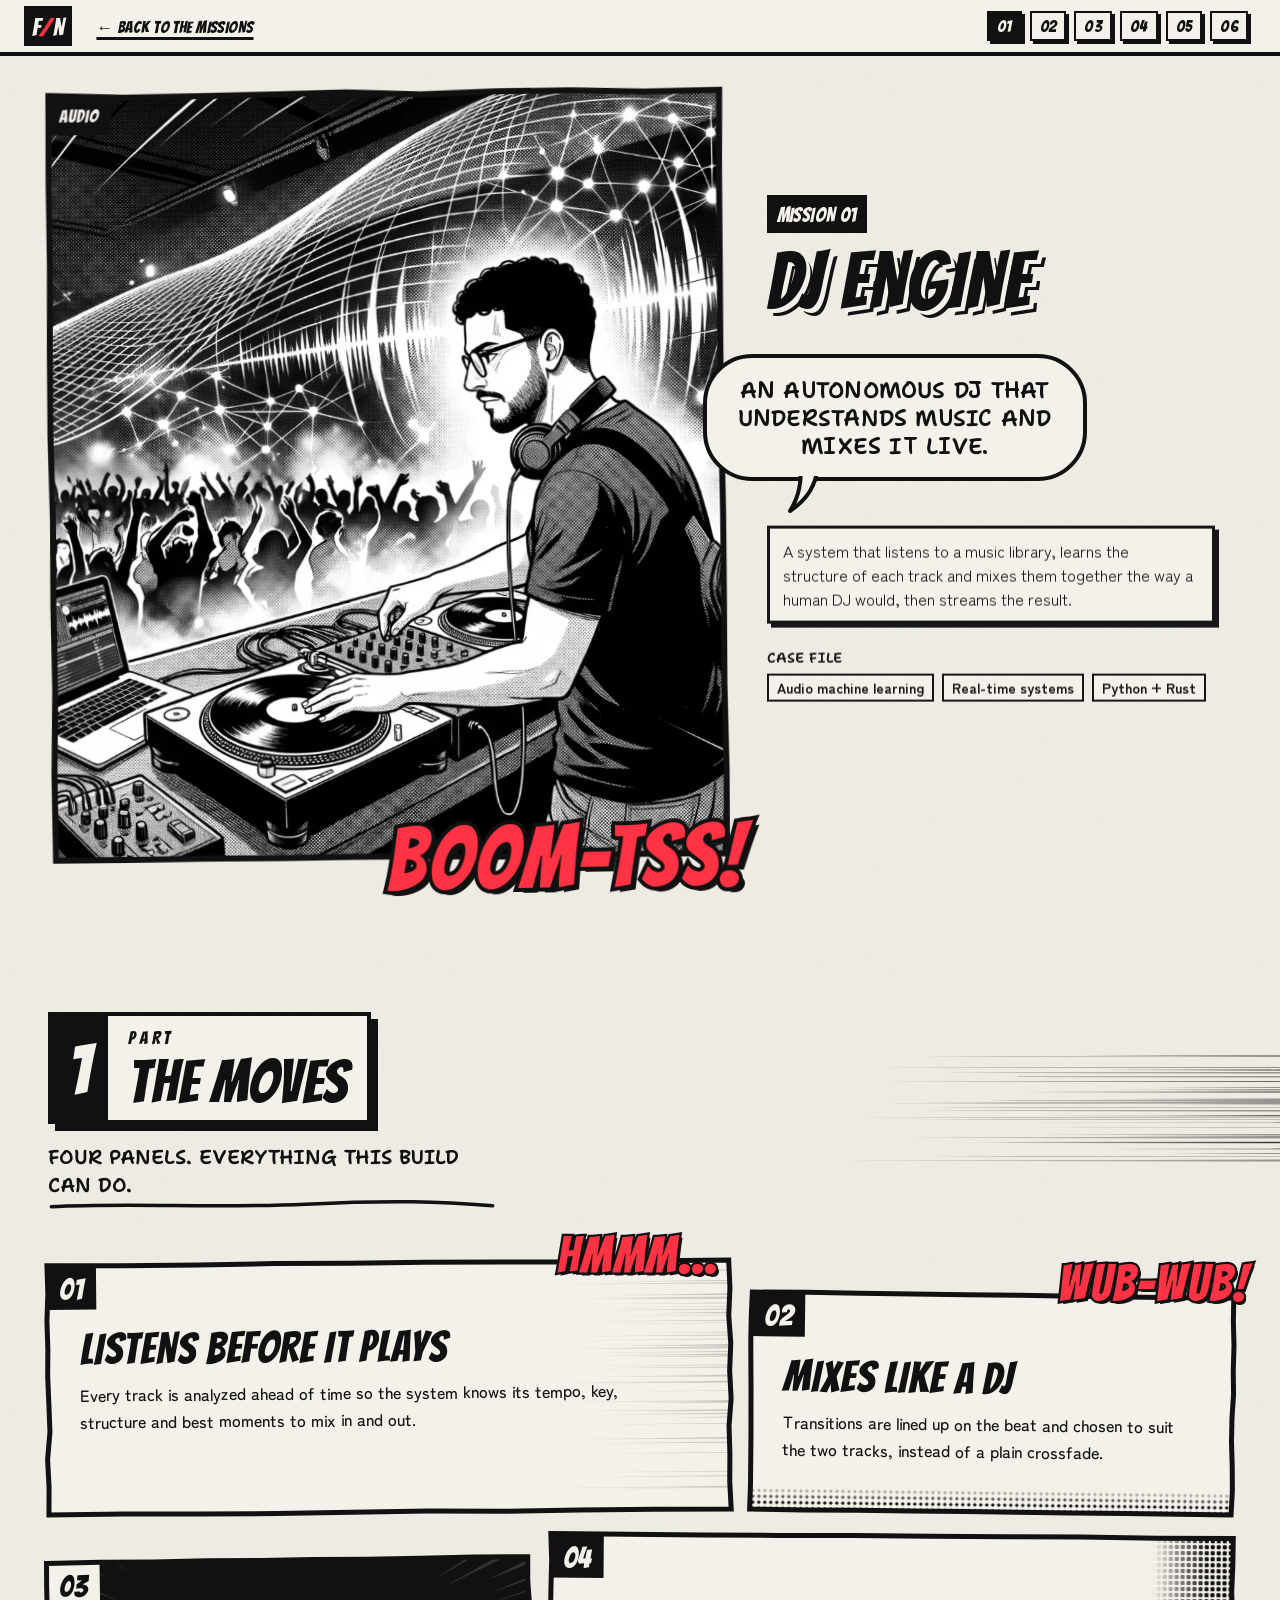
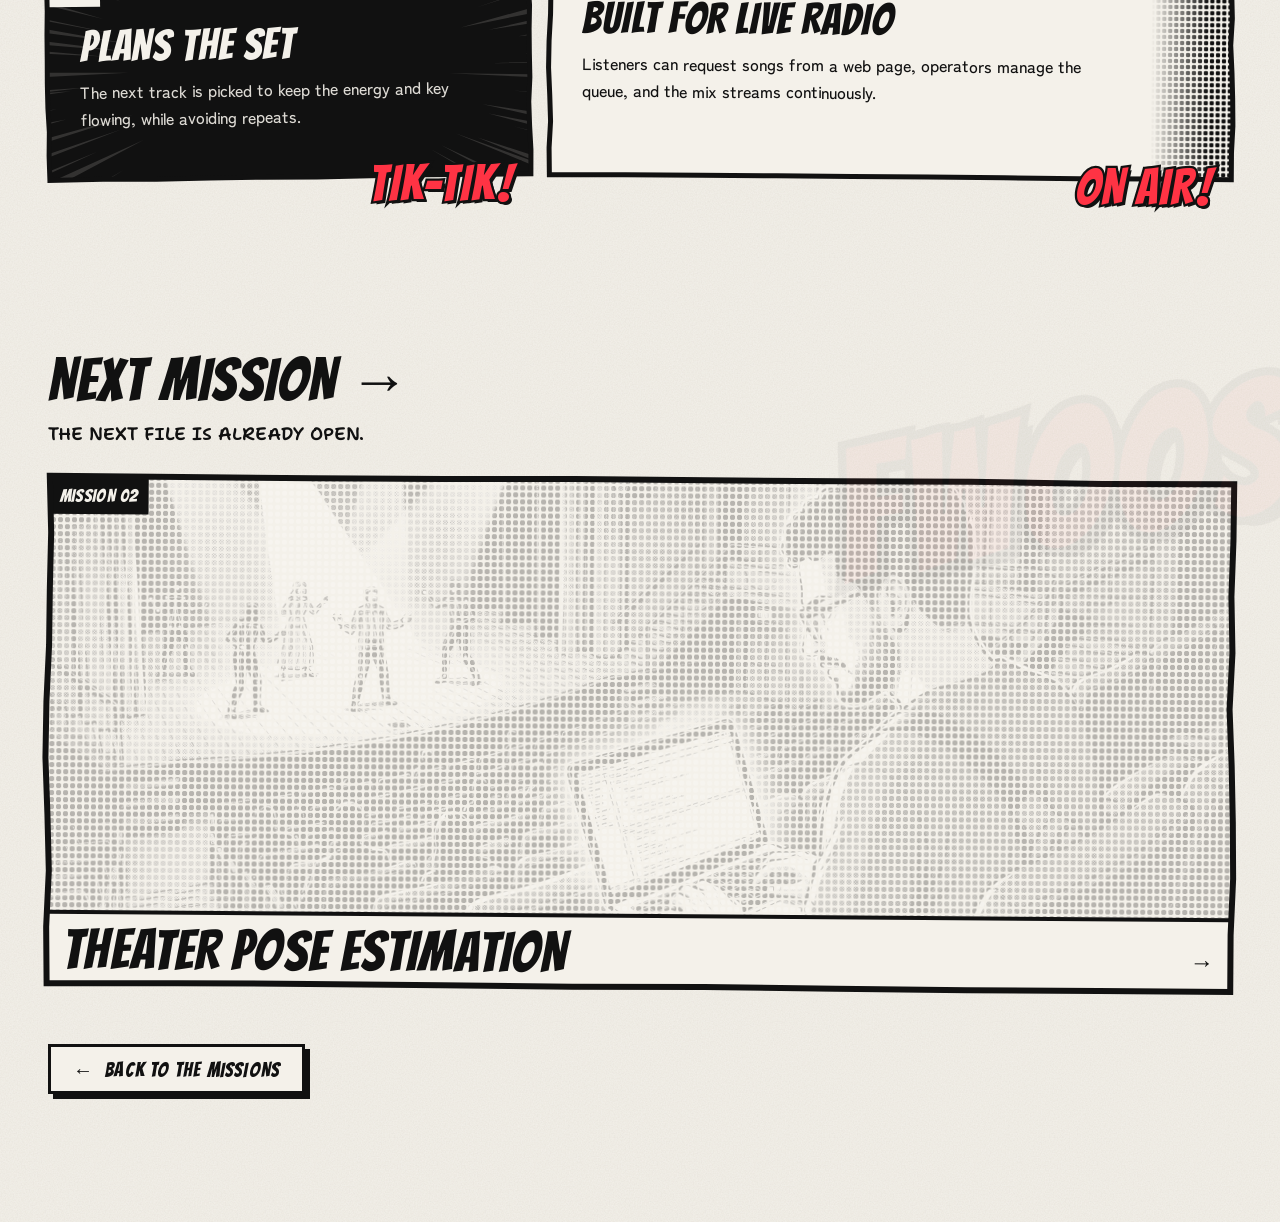
<file: work/dj-engine.html>
<!DOCTYPE html><!--FgCXgS9N0zm9_QP6vOb_M--><html lang="en"><head><meta charSet="utf-8"/><meta name="viewport" content="width=device-width, initial-scale=1"/><link rel="preload" as="image" imageSrcSet="/_img/manga/mission-dj-engine-16.webp 16w, /_img/manga/mission-dj-engine-32.webp 32w, /_img/manga/mission-dj-engine-48.webp 48w, /_img/manga/mission-dj-engine-64.webp 64w, /_img/manga/mission-dj-engine-96.webp 96w, /_img/manga/mission-dj-engine-128.webp 128w, /_img/manga/mission-dj-engine-256.webp 256w, /_img/manga/mission-dj-engine-384.webp 384w, /_img/manga/mission-dj-engine-640.webp 640w, /_img/manga/mission-dj-engine-750.webp 750w, /_img/manga/mission-dj-engine-828.webp 828w, /_img/manga/mission-dj-engine-1080.webp 1080w, /_img/manga/mission-dj-engine-1200.webp 1200w, /_img/manga/mission-dj-engine-1920.webp 1920w, /_img/manga/mission-dj-engine-2048.webp 2048w, /_img/manga/mission-dj-engine-3840.webp 3840w" imageSizes="(min-width: 1024px) 1400px, 220vw"/><link rel="stylesheet" href="/_next/static/css/721074fa89608ee7.css" data-precedence="next"/><link rel="stylesheet" href="/_next/static/css/17f7c158eba8ad7c.css" data-precedence="next"/><link rel="stylesheet" href="/_next/static/css/c62b6b5aaa291d5e.css" data-precedence="next"/><link rel="preload" as="script" fetchPriority="low" href="/_next/static/chunks/webpack-a282238ce6d4e478.js"/><script src="/_next/static/chunks/4bd1b696-c023c6e3521b1417.js" async=""></script><script src="/_next/static/chunks/255-379c01dac331dc2b.js" async=""></script><script src="/_next/static/chunks/main-app-199c211e13765c55.js" async=""></script><script src="/_next/static/chunks/118-41cef40eb259bae9.js" async=""></script><script src="/_next/static/chunks/app/work/%5Bslug%5D/page-853ce18fb78f0d6a.js" async=""></script><title>DJ Engine: Mission 01 — Feres Nefzi</title><meta name="description" content="A system that listens to a music library, learns the structure of each track and mixes them together the way a human DJ would, then streams the result."/><link rel="canonical" href="https://iknight18.github.io/work/dj-engine"/><meta property="og:title" content="DJ Engine: Mission 01 — Feres Nefzi"/><meta property="og:description" content="An autonomous DJ that understands music and mixes it live."/><meta property="og:url" content="https://iknight18.github.io/work/dj-engine"/><meta property="og:type" content="article"/><meta name="twitter:card" content="summary"/><meta name="twitter:title" content="DJ Engine: Mission 01 — Feres Nefzi"/><meta name="twitter:description" content="An autonomous DJ that understands music and mixes it live."/><link rel="icon" href="/icon.svg?4a6fe679d8f6ae91" type="image/svg+xml" sizes="any"/><link rel="apple-touch-icon" href="/apple-icon.png?0b526a90244ce5f0" type="image/png" sizes="180x180"/><script src="/_next/static/chunks/polyfills-42372ed130431b0a.js" noModule=""></script></head><body class="__variable_4e7f7d __variable_2af979 __variable_762edc antialiased"><div hidden=""><!--$--><!--/$--></div><svg aria-hidden="true" focusable="false" width="0" height="0" style="position:absolute;width:0;height:0"><defs><filter id="rough-ink-heavy" x="-10%" y="-10%" width="120%" height="120%"><feTurbulence type="fractalNoise" baseFrequency="0.06" numOctaves="2" seed="3" result="noise"></feTurbulence><feDisplacementMap in="SourceGraphic" in2="noise" scale="5" xChannelSelector="R" yChannelSelector="G"></feDisplacementMap></filter></defs></svg><script>(function(){try{var d=document.documentElement;if(matchMedia("(prefers-reduced-motion: reduce)").matches)return;d.dataset.intro="pending";setTimeout(function(){if(d.dataset.intro==="pending")d.dataset.intro="skipped"},2000)}catch(e){}})();</script><a href="#title-page" class="ink-button sr-only !fixed left-3 top-3 z-[70] focus:not-sr-only">Skip to the mission</a><header data-top-bar="true" class="sticky top-0 z-50 border-b-[4px] border-ink bg-paper"><nav aria-label="Missions" class="mx-auto flex h-[calc(var(--nav-h)-4px)] max-w-[1400px] items-center gap-3 pl-3 sm:gap-5 sm:pl-6 lg:pr-6"><a class="lettering shrink-0 bg-ink px-2 pb-0.5 pt-1.5 text-2xl text-paper" aria-label="Cover: Feres Nefzi" href="/"><span aria-hidden="true">F<span class="text-signal">/</span>N</span></a><a class="lettering shrink-0 whitespace-nowrap px-1 pt-1 text-[1.05rem] tracking-wide underline decoration-[2.5px] underline-offset-4 hover:text-signal-ink" href="/#missions"><span aria-hidden="true">← </span><span class="sm:hidden">Missions</span><span class="hidden sm:inline">Back to the missions</span></a><ul class="no-scrollbar ml-auto flex min-w-0 items-center gap-2 overflow-x-auto py-2 pl-1.5 pr-6 [mask-image:linear-gradient(to_right,#000_calc(100%-1.75rem),transparent)] sm:pr-3 sm:[mask-image:none] lg:pr-2"><li class="shrink-0"><a data-mission-tab="dj-engine" aria-current="page" title="DJ Engine" class="lettering relative block border-[2.5px] border-ink bg-paper px-2 pb-1 pt-1.5 text-[1.05rem] shadow-[3px_3px_0_var(--ink)] transition-colors hover:bg-ink hover:text-paper aria-[current]:bg-ink aria-[current]:text-paper" href="/work/dj-engine"><span class="sr-only">Mission<!-- --> </span>01<span class="sr-only">: <!-- -->DJ Engine</span></a></li><li class="shrink-0"><a data-mission-tab="theater-pose" title="Theater Pose Estimation" class="lettering relative block border-[2.5px] border-ink bg-paper px-2 pb-1 pt-1.5 text-[1.05rem] shadow-[3px_3px_0_var(--ink)] transition-colors hover:bg-ink hover:text-paper aria-[current]:bg-ink aria-[current]:text-paper" href="/work/theater-pose"><span class="sr-only">Mission<!-- --> </span>02<span class="sr-only">: <!-- -->Theater Pose Estimation</span></a></li><li class="shrink-0"><a data-mission-tab="claude-workbench" title="Claude Workbench" class="lettering relative block border-[2.5px] border-ink bg-paper px-2 pb-1 pt-1.5 text-[1.05rem] shadow-[3px_3px_0_var(--ink)] transition-colors hover:bg-ink hover:text-paper aria-[current]:bg-ink aria-[current]:text-paper" href="/work/claude-workbench"><span class="sr-only">Mission<!-- --> </span>03<span class="sr-only">: <!-- -->Claude Workbench</span></a></li><li class="shrink-0"><a data-mission-tab="fripa" title="Fripa" class="lettering relative block border-[2.5px] border-ink bg-paper px-2 pb-1 pt-1.5 text-[1.05rem] shadow-[3px_3px_0_var(--ink)] transition-colors hover:bg-ink hover:text-paper aria-[current]:bg-ink aria-[current]:text-paper" href="/work/fripa"><span class="sr-only">Mission<!-- --> </span>04<span class="sr-only">: <!-- -->Fripa</span></a></li><li class="shrink-0"><a data-mission-tab="flashlink" title="FlashLink" class="lettering relative block border-[2.5px] border-ink bg-paper px-2 pb-1 pt-1.5 text-[1.05rem] shadow-[3px_3px_0_var(--ink)] transition-colors hover:bg-ink hover:text-paper aria-[current]:bg-ink aria-[current]:text-paper" href="/work/flashlink"><span class="sr-only">Mission<!-- --> </span>05<span class="sr-only">: <!-- -->FlashLink</span></a></li><li class="shrink-0"><a data-mission-tab="you-are-the-dj" title="You Are the DJ" class="lettering relative block border-[2.5px] border-ink bg-paper px-2 pb-1 pt-1.5 text-[1.05rem] shadow-[3px_3px_0_var(--ink)] transition-colors hover:bg-ink hover:text-paper aria-[current]:bg-ink aria-[current]:text-paper" href="/work/you-are-the-dj"><span class="sr-only">Mission<!-- --> </span>06<span class="sr-only">: <!-- -->You Are the DJ</span></a></li></ul></nav></header><div class="paper-grain overflow-x-clip"><main class="mx-auto max-w-[1280px] px-4 sm:px-8 lg:px-12"><section id="title-page" aria-labelledby="mission-title" class="relative grid gap-y-8 pb-16 pt-8 lg:min-h-[calc(100svh-var(--nav-h))] lg:grid-cols-12 lg:grid-rows-[1fr_auto_auto_1fr] lg:gap-x-12 lg:py-10"><div class="flex flex-col items-start gap-4 lg:col-span-5 lg:col-start-8 lg:row-start-2"><p data-title-meta="true" class="lettering bg-ink px-2.5 pb-1 pt-1.5 text-xl text-paper">Mission<!-- --> <!-- -->01</p><h1 id="mission-title" class="lettering max-w-full break-words text-[clamp(3.1rem,6.2vw,6rem)] leading-[0.82] [text-shadow:0.05em_0.05em_0_var(--paper),0.085em_0.085em_0_var(--ink)]"><span data-title-word="true" class="inline-block pr-[0.22em]">DJ<!-- --> </span><span data-title-word="true" class="inline-block pr-[0.22em]">Engine</span></h1></div><div data-title-art="true" class="relative lg:col-span-7 lg:col-start-1 lg:row-span-4 lg:row-start-1"><div class="panel aspect-[4/3] sm:aspect-[16/10] lg:aspect-auto lg:h-full lg:min-h-[min(68svh,620px)]" data-panel="true" data-size="lg" style="--tilt:-0.6deg;--stroke-panel:clamp(3px, 0.9vw, 6px)"><div class="panel-body "><div class="halftone absolute inset-0" data-halftone="true"><img alt="Feres plays behind a DJ booth in a dark club as giant sound waves and beat-grid lines arc over a dancing crowd." decoding="async" data-nimg="fill" class="object-cover" style="position:absolute;height:100%;width:100%;left:0;top:0;right:0;bottom:0;object-position:72% 50%;color:transparent" sizes="(min-width: 1024px) 1400px, 220vw" srcSet="/_img/manga/mission-dj-engine-16.webp 16w, /_img/manga/mission-dj-engine-32.webp 32w, /_img/manga/mission-dj-engine-48.webp 48w, /_img/manga/mission-dj-engine-64.webp 64w, /_img/manga/mission-dj-engine-96.webp 96w, /_img/manga/mission-dj-engine-128.webp 128w, /_img/manga/mission-dj-engine-256.webp 256w, /_img/manga/mission-dj-engine-384.webp 384w, /_img/manga/mission-dj-engine-640.webp 640w, /_img/manga/mission-dj-engine-750.webp 750w, /_img/manga/mission-dj-engine-828.webp 828w, /_img/manga/mission-dj-engine-1080.webp 1080w, /_img/manga/mission-dj-engine-1200.webp 1200w, /_img/manga/mission-dj-engine-1920.webp 1920w, /_img/manga/mission-dj-engine-2048.webp 2048w, /_img/manga/mission-dj-engine-3840.webp 3840w" src="/_img/manga/mission-dj-engine-3840.webp"/></div><p data-mission-tag="true" class="absolute left-0 top-0 z-[1] flex flex-wrap items-start"><span class="lettering bg-ink px-2.5 pb-1 pt-1.5 text-lg text-paper">audio</span></p></div><svg class="panel-border" viewBox="0 0 1000 1000" preserveAspectRatio="none" aria-hidden="true" focusable="false"><path data-panel-border="true" d="M0.0 -1.0L111.1 2.3L222.2 1.3L333.3 -0.0L444.4 -1.7L555.6 2.1L666.7 -0.9L777.8 -1.4L888.9 1.2L1000.2 0.0L998.7 111.1L998.4 222.2L998.0 333.3L998.2 444.4L999.5 555.6L999.4 666.7L998.8 777.8L1000.7 888.9L1000.0 999.5L888.9 998.8L777.8 1000.3L666.7 1000.5L555.6 999.2L444.4 999.1L333.3 999.8L222.2 999.4L111.1 1000.1L-0.5 1000.0L-1.5 888.9L0.9 777.8L-0.5 666.7L0.2 555.6L-2.2 444.4L-1.8 333.3L-0.4 222.2L-1.0 111.1Z"></path></svg></div><span aria-hidden="true" data-sfx="true" data-tone="signal" class="sfx block w-max absolute -bottom-7 right-2 z-20 lg:-bottom-9 lg:-right-8" style="font-size:clamp(3.25rem, 7vw, 6rem);--tilt:-11deg">BOOM-TSS!</span></div><div data-title-copy="true" class="flex flex-col items-start gap-7 pt-4 lg:col-span-5 lg:col-start-8 lg:row-start-3 lg:pt-2"><p class="bubble max-w-[24rem] text-[clamp(1.1rem,2.2vw,1.4rem)] lg:-ml-16" data-bubble="true" data-tail="left" data-variant="shout"><svg class="bubble-tail" viewBox="0 -16 40 48" aria-hidden="true" focusable="false"><path d="M8 -16 C 10 4, 18 18, 36 30 C 26 14, 24 0, 26 -16 Z"></path></svg><span class="bubble-body ">An autonomous DJ that understands music and mixes it live.</span><svg class="bubble-tail bubble-tail-patch" viewBox="0 -5 40 6" aria-hidden="true" focusable="false"><path d="M8 -16 C 10 4, 18 18, 36 30 C 26 14, 24 0, 26 -16 Z"></path></svg></p><div data-title-file="true" class="mt-4 w-full max-w-md"><p class="narration text-base">A system that listens to a music library, learns the structure of each track and mixes them together the way a human DJ would, then streams the result.</p><div class="mt-6 flex flex-wrap items-center gap-x-6 gap-y-4"><div><p class="hand text-sm font-semibold uppercase">Case file</p><ul class="mt-1.5 flex flex-wrap gap-2"><li class="border-[2.5px] border-ink bg-paper px-2 py-0.5 text-sm font-bold">Audio machine learning</li><li class="border-[2.5px] border-ink bg-paper px-2 py-0.5 text-sm font-bold">Real-time systems</li><li class="border-[2.5px] border-ink bg-paper px-2 py-0.5 text-sm font-bold">Python + Rust</li></ul></div><p class="stamp text-lg" data-stamp="true">Prototype</p></div></div></div></section><section id="features" aria-labelledby="features-title" class="relative py-20 lg:py-28"><header data-chapter-title="true" class="relative mb-12 flex flex-col sm:mb-16 items-start"><svg aria-hidden="true" focusable="false" data-speed-lines="parallel" viewBox="0 0 1000 1000" preserveAspectRatio="none" class="pointer-events-none absolute top-1/2 hidden h-28 w-[38vw] -translate-y-1/2 text-ink/80 lg:block right-[-6vw]"><path d="M64.9 238.8L1000 236.2L1000 241.4ZM713.0 927.0L1000 923.7L1000 930.3ZM710.2 361.0L1000 360.0L1000 361.9ZM20.4 983.9L1000 981.6L1000 986.3ZM339.1 451.9L1000 449.3L1000 454.4ZM165.1 777.4L1000 775.4L1000 779.4ZM110.9 474.1L1000 472.3L1000 475.9ZM681.0 481.5L1000 478.5L1000 484.5ZM481.4 834.2L1000 832.9L1000 835.5ZM658.5 981.8L1000 979.6L1000 983.9ZM669.0 456.3L1000 455.2L1000 457.4ZM170.4 621.6L1000 620.6L1000 622.6ZM55.2 605.6L1000 604.0L1000 607.1ZM485.4 590.5L1000 588.8L1000 592.2ZM216.2 512.5L1000 510.8L1000 514.1ZM94.4 158.2L1000 155.6L1000 160.8ZM2.7 379.3L1000 377.1L1000 381.5ZM559.7 178.1L1000 174.6L1000 181.7ZM380.4 588.0L1000 586.7L1000 589.3ZM616.1 434.0L1000 433.2L1000 434.7ZM180.0 691.6L1000 690.5L1000 692.8ZM193.6 543.0L1000 539.6L1000 546.4ZM445.0 371.3L1000 368.7L1000 374.0ZM372.3 828.6L1000 826.4L1000 830.8ZM32.1 785.7L1000 784.0L1000 787.4ZM594.7 884.8L1000 883.3L1000 886.4ZM213.8 949.7L1000 948.3L1000 951.1ZM529.6 52.1L1000 48.9L1000 55.4ZM592.0 760.0L1000 757.7L1000 762.3ZM437.0 756.4L1000 754.6L1000 758.1ZM595.9 352.3L1000 348.9L1000 355.6ZM240.9 204.5L1000 201.6L1000 207.3ZM548.6 440.4L1000 438.1L1000 442.7ZM674.6 336.8L1000 334.9L1000 338.7ZM187.1 465.9L1000 462.6L1000 469.2ZM576.3 773.8L1000 771.0L1000 776.6ZM692.9 585.0L1000 582.0L1000 588.0ZM327.9 822.8L1000 819.5L1000 826.1ZM189.8 56.9L1000 54.8L1000 58.9ZM66.7 995.1L1000 993.7L1000 996.4ZM114.2 281.9L1000 278.7L1000 285.1ZM35.9 984.9L1000 984.1L1000 985.7ZM571.2 883.7L1000 880.0L1000 887.4ZM56.7 240.9L1000 237.7L1000 244.2ZM328.2 647.9L1000 646.0L1000 649.7ZM729.8 186.0L1000 185.2L1000 186.8Z" fill="currentColor"></path></svg><div data-title-box="true" class="relative flex items-stretch border-[4px] border-ink bg-paper shadow-[7px_7px_0_var(--ink)]"><span aria-hidden="true" data-title-number="true" class="lettering flex items-center bg-ink px-3 pt-1 text-[3.25rem] text-paper sm:px-4 sm:text-[4.5rem]">1</span><h2 id="features-title" class="lettering flex flex-col justify-center px-4 py-2 sm:px-5"><span class="text-base tracking-[0.2em] sm:text-lg">Part<span class="sr-only"> <!-- -->1<!-- -->:</span> </span><span class="text-[2.6rem] sm:text-6xl">The moves</span></h2></div><p data-title-kicker="true" class="hand relative mt-5 max-w-md text-lg font-semibold uppercase leading-snug sm:text-xl">Four panels. Everything this build can do.<svg aria-hidden="true" focusable="false" viewBox="0 0 400 14" preserveAspectRatio="none" class="absolute -bottom-3 left-0 h-3 w-full overflow-visible"><path data-ink-underline="true" d="M3 9 C 70 4, 150 11, 230 6 S 350 3, 397 8" fill="none" stroke="var(--ink)" stroke-width="3.5" stroke-linecap="round" vector-effect="non-scaling-stroke"></path></svg></p></header><ol class="grid gap-x-[var(--gutter)] gap-y-14 md:grid-cols-12 md:gap-y-12"><li data-feature="true" class="relative md:col-span-7"><div class="panel h-full" data-panel="true" data-size="md" style="--tilt:-0.5deg;--stroke-panel:clamp(3px, 0.9vw, 5px)"><div class="panel-body "><svg aria-hidden="true" focusable="false" data-speed-lines="parallel" viewBox="0 0 1000 1000" preserveAspectRatio="none" class="pointer-events-none absolute inset-y-0 right-0 h-full w-1/3 text-ink/20 [mask-image:linear-gradient(to_left,#000,transparent)]"><path d="M338.7 241.5L1000 239.5L1000 243.5ZM214.0 186.1L1000 185.1L1000 187.1ZM400.4 378.2L1000 375.6L1000 380.9ZM638.3 386.1L1000 384.4L1000 387.8ZM592.1 289.9L1000 288.5L1000 291.2ZM111.1 40.1L1000 37.8L1000 42.4ZM705.3 564.2L1000 562.8L1000 565.5ZM162.3 421.3L1000 419.8L1000 422.8ZM411.9 656.0L1000 654.1L1000 657.9ZM156.7 351.3L1000 348.2L1000 354.4ZM604.6 569.5L1000 566.2L1000 572.9ZM334.2 866.3L1000 864.0L1000 868.7ZM239.7 601.6L1000 599.2L1000 604.0ZM389.8 616.1L1000 613.8L1000 618.5ZM294.2 429.6L1000 427.2L1000 431.9ZM260.2 152.0L1000 148.8L1000 155.2ZM393.8 464.4L1000 461.1L1000 467.6ZM294.9 196.9L1000 195.0L1000 198.9ZM471.9 137.2L1000 133.6L1000 140.7ZM512.2 385.7L1000 383.4L1000 388.0ZM246.8 220.6L1000 219.5L1000 221.8ZM739.4 630.4L1000 628.2L1000 632.6ZM741.1 458.2L1000 457.3L1000 459.1ZM580.0 524.2L1000 523.2L1000 525.2ZM289.2 252.0L1000 250.7L1000 253.3ZM402.1 847.4L1000 845.9L1000 849.0ZM366.9 5.2L1000 2.8L1000 7.6ZM619.1 605.1L1000 603.7L1000 606.5ZM150.6 488.3L1000 485.1L1000 491.6ZM251.8 913.1L1000 912.1L1000 914.0ZM364.6 367.0L1000 365.1L1000 368.9ZM331.1 772.7L1000 771.0L1000 774.4ZM468.9 348.0L1000 345.9L1000 350.2ZM197.2 146.8L1000 146.0L1000 147.5ZM462.6 340.9L1000 337.4L1000 344.4ZM381.5 82.2L1000 80.3L1000 84.2ZM552.5 148.8L1000 146.5L1000 151.1ZM341.2 731.5L1000 729.2L1000 733.9ZM46.7 564.2L1000 562.1L1000 566.3ZM318.5 316.8L1000 315.3L1000 318.2ZM101.0 909.2L1000 906.9L1000 911.4ZM336.2 172.1L1000 170.3L1000 173.8ZM3.2 91.9L1000 89.3L1000 94.6ZM270.0 300.9L1000 298.8L1000 303.1ZM306.4 714.3L1000 710.9L1000 717.6ZM649.2 210.5L1000 207.6L1000 213.5Z" fill="currentColor"></path></svg><span aria-hidden="true" data-feature-number="true" class="lettering absolute left-0 top-0 z-[1] px-3 pb-0.5 pt-1.5 text-3xl bg-ink text-paper">01</span><div data-feature-text="true" class="relative pb-10 pl-5 pt-16 sm:pb-12 sm:pl-8 pr-5 sm:pr-8"><h3 class="lettering text-[clamp(2rem,3.4vw,2.9rem)]">Listens before it plays</h3><p class="mt-3 max-w-[34rem] text-[1.02rem] font-medium leading-relaxed ">Every track is analyzed ahead of time so the system knows its tempo, key, structure and best moments to mix in and out.</p></div></div><svg class="panel-border" viewBox="0 0 1000 1000" preserveAspectRatio="none" aria-hidden="true" focusable="false"><path data-panel-border="true" d="M0.0 -0.9L111.1 1.8L222.2 1.8L333.3 -1.8L444.4 -0.2L555.6 -1.4L666.7 0.2L777.8 2.4L888.9 0.5L999.5 0.0L1001.0 111.1L998.9 222.2L1001.5 333.3L999.5 444.4L1001.3 555.6L997.9 666.7L998.8 777.8L998.2 888.9L1000.0 1000.0L888.9 998.3L777.8 999.0L666.7 1001.3L555.6 997.7L444.4 999.2L333.3 1002.2L222.2 1000.8L111.1 998.8L-0.2 1000.0L0.3 888.9L-1.5 777.8L2.3 666.7L1.1 555.6L-0.3 444.4L0.3 333.3L-0.7 222.2L1.0 111.1Z"></path></svg></div><span aria-hidden="true" data-sfx="true" data-tone="signal" class="sfx block w-max absolute z-20 -top-7 right-3" style="font-size:clamp(2.3rem, 4vw, 3.1rem);--tilt:-9deg">HMMM…</span></li><li data-feature="true" class="relative md:col-span-5 md:mt-8"><div class="panel h-full" data-panel="true" data-size="md" style="--tilt:0.7deg;--stroke-panel:clamp(3px, 0.9vw, 5px)"><div class="panel-body "><div aria-hidden="true" class="tone tone-fade absolute inset-x-0 bottom-0 h-7" style="--tone-angle:0deg"></div><span aria-hidden="true" data-feature-number="true" class="lettering absolute left-0 top-0 z-[1] px-3 pb-0.5 pt-1.5 text-3xl bg-ink text-paper">02</span><div data-feature-text="true" class="relative pb-10 pl-5 pt-16 sm:pb-12 sm:pl-8 pr-5 sm:pr-8"><h3 class="lettering text-[clamp(2rem,3.4vw,2.9rem)]">Mixes like a DJ</h3><p class="mt-3 max-w-[34rem] text-[1.02rem] font-medium leading-relaxed ">Transitions are lined up on the beat and chosen to suit the two tracks, instead of a plain crossfade.</p></div></div><svg class="panel-border" viewBox="0 0 1000 1000" preserveAspectRatio="none" aria-hidden="true" focusable="false"><path data-panel-border="true" d="M0.0 -0.0L111.1 -1.6L222.2 -0.7L333.3 0.0L444.4 0.2L555.6 0.1L666.7 1.1L777.8 1.1L888.9 1.6L1000.1 0.0L999.9 111.1L1001.8 222.2L1000.9 333.3L1002.1 444.4L999.4 555.6L999.1 666.7L1001.2 777.8L1002.1 888.9L1000.0 999.9L888.9 999.8L777.8 998.8L666.7 999.5L555.6 1000.1L444.4 999.4L333.3 1000.3L222.2 999.8L111.1 1000.8L-0.1 1000.0L1.0 888.9L0.9 777.8L0.8 666.7L0.2 555.6L-0.3 444.4L-1.2 333.3L-2.0 222.2L-1.6 111.1Z"></path></svg></div><span aria-hidden="true" data-sfx="true" data-tone="signal" class="sfx block w-max absolute z-20 -top-8 -right-1 md:-right-4" style="font-size:clamp(2.3rem, 4vw, 3.1rem);--tilt:8deg">WUB-WUB!</span></li><li data-feature="true" class="relative md:col-span-5"><div class="panel h-full" data-panel="true" data-size="md" style="--tilt:-0.8deg;--stroke-panel:clamp(3px, 0.9vw, 5px)"><div class="panel-body !bg-ink text-paper"><svg aria-hidden="true" focusable="false" data-speed-lines="radial" viewBox="0 0 1000 1000" preserveAspectRatio="xMidYMid slice" class="pointer-events-none absolute inset-0 h-full w-full text-paper/15"><path d="M922.3 494.8L1259.9 486.6L1260.0 494.6ZM833.8 514.4L1259.6 525.8L1259.0 539.9ZM966.9 552.3L1255.7 580.4L1254.8 588.9ZM902.1 579.9L1247.7 636.2L1243.0 659.9ZM913.7 599.3L1241.8 665.5L1236.1 689.2ZM965.2 626.3L1234.6 694.8L1232.2 703.5ZM890.7 648.8L1214.6 758.8L1205.7 782.2ZM844.4 639.1L1208.0 776.4L1201.3 792.9ZM814.9 663.6L1179.8 839.9L1168.9 860.8ZM793.0 671.9L1159.5 877.6L1151.4 891.5ZM895.2 740.8L1153.5 888.0L1144.4 903.0ZM812.2 735.2L1113.2 949.0L1100.8 965.4ZM842.4 782.4L1092.9 975.5L1079.6 991.6ZM793.2 775.0L1063.5 1010.0L1044.9 1029.8ZM785.6 782.3L1044.1 1030.6L1036.9 1037.9ZM784.3 815.9L1016.6 1057.4L999.9 1072.4ZM718.2 792.0L960.6 1104.5L949.1 1113.1ZM714.9 806.7L938.8 1120.6L933.4 1124.3ZM752.8 911.5L908.4 1140.9L887.2 1154.0ZM703.2 871.2L875.7 1160.6L854.1 1172.5ZM648.3 817.8L827.1 1186.0L815.6 1191.4ZM662.5 948.9L762.5 1213.2L754.8 1216.0ZM630.6 923.9L731.1 1224.0L716.5 1228.5ZM608.4 896.9L704.4 1232.0L696.1 1234.3ZM592.7 916.5L670.6 1240.6L659.6 1243.0ZM548.2 860.3L608.9 1252.2L592.5 1254.3ZM546.7 968.8L585.7 1255.1L565.0 1257.2ZM505.9 964.3L520.1 1259.7L499.2 1260.0ZM491.7 850.1L486.7 1259.9L477.4 1259.7ZM457.3 986.2L443.4 1257.9L423.5 1256.1ZM444.7 895.0L405.5 1254.1L383.8 1251.1ZM418.5 954.9L369.8 1248.8L362.2 1247.4ZM401.0 843.0L300.4 1233.3L278.2 1226.9ZM376.0 889.1L275.0 1225.9L263.5 1222.3ZM363.1 834.7L224.1 1208.1L200.5 1198.5ZM348.5 840.0L198.6 1197.7L182.7 1190.6ZM299.5 884.5L151.4 1175.3L145.8 1172.4ZM310.7 818.8L118.9 1157.5L105.0 1149.3ZM262.2 844.3L76.8 1131.3L59.5 1119.3ZM259.8 808.2L37.2 1102.8L28.5 1096.0ZM260.4 778.8L14.6 1084.8L-5.1 1067.8ZM200.0 796.0L-31.7 1043.0L-50.2 1024.3ZM221.5 744.9L-68.5 1004.4L-72.9 999.4ZM126.0 804.6L-84.0 986.4L-94.6 973.4ZM121.0 761.7L-119.3 940.5L-131.3 923.1ZM132.4 741.2L-130.4 924.5L-140.3 909.4ZM153.2 706.3L-149.8 894.2L-156.6 882.8ZM196.4 644.3L-180.6 838.3L-192.1 814.1ZM100.3 667.1L-198.7 799.0L-203.6 787.4ZM149.8 621.7L-215.3 756.9L-220.5 741.8ZM177.1 591.0L-229.2 714.1L-233.8 697.9ZM35.9 599.5L-240.8 669.9L-245.3 648.8ZM16.8 577.7L-248.9 629.3L-251.7 612.0ZM46.3 541.0L-256.0 578.0L-257.7 558.8ZM72.8 534.0L-256.9 569.1L-258.3 551.5ZM166.2 504.2L-259.7 520.5L-260.0 498.5ZM114.8 469.4L-258.2 447.7L-257.0 432.1ZM167.4 460.6L-255.7 419.6L-253.6 401.5ZM163.6 443.4L-250.9 383.1L-247.9 364.7ZM137.2 422.5L-244.1 345.3L-242.3 337.1ZM116.1 391.8L-233.9 302.5L-229.0 285.2ZM102.5 347.4L-213.1 237.2L-205.8 218.2ZM153.8 356.5L-206.0 218.7L-198.0 199.3ZM128.1 307.4L-180.5 161.7L-169.1 139.6ZM132.1 288.5L-164.3 130.7L-153.3 111.7ZM188.8 304.8L-146.3 100.2L-141.4 92.4ZM171.3 271.0L-127.4 71.1L-119.7 60.1ZM146.2 202.4L-87.9 18.4L-75.2 3.2ZM203.8 233.8L-72.2 -0.2L-58.2 -15.7ZM209.5 205.4L-41.3 -33.5L-25.9 -48.7ZM258.9 214.5L1.8 -73.9L17.6 -87.2ZM226.3 133.7L34.5 -100.8L55.8 -116.6ZM267.3 145.4L79.1 -132.8L87.0 -138.0ZM329.1 216.1L99.1 -145.7L117.1 -156.5ZM282.9 91.6L140.1 -169.4L146.4 -172.7ZM292.2 60.9L168.4 -183.9L181.4 -190.0ZM376.2 173.7L221.5 -207.1L239.2 -213.9ZM352.1 44.8L256.5 -219.9L273.8 -225.6ZM375.0 56.7L289.3 -230.2L298.3 -232.7ZM438.7 156.4L355.5 -246.1L377.6 -250.1ZM426.8 36.6L370.2 -248.8L392.7 -252.4ZM476.9 156.1L437.0 -257.4L461.3 -259.0ZM491.6 70.6L472.2 -259.5L498.1 -260.0ZM514.6 48.3L512.1 -259.9L537.1 -259.1ZM544.8 46.9L567.0 -257.0L582.5 -255.5ZM555.0 78.3L590.0 -254.7L606.6 -252.5ZM573.9 109.1L636.6 -247.6L645.9 -245.9ZM604.1 72.9L668.7 -241.0L691.0 -235.6ZM602.0 170.8L719.7 -227.5L730.2 -224.3ZM648.7 135.2L774.3 -208.8L799.3 -198.6ZM643.0 184.0L809.5 -194.1L817.4 -190.6ZM693.5 147.9L861.0 -168.8L871.1 -163.2ZM731.7 119.8L889.5 -152.6L901.4 -145.4ZM768.9 97.9L918.0 -134.8L927.1 -128.6ZM790.7 133.1L969.2 -97.9L974.8 -93.5ZM745.9 206.9L983.7 -86.2L993.4 -78.1ZM787.6 216.3L1032.8 -41.9L1049.1 -25.4ZM788.4 223.0L1040.3 -34.5L1056.0 -18.1ZM846.8 227.7L1095.6 27.9L1099.8 33.3ZM798.3 273.8L1099.0 32.2L1112.1 49.5ZM868.4 256.9L1127.6 71.3L1141.0 91.7ZM808.4 316.8L1147.3 101.8L1159.3 122.0ZM819.5 337.7L1172.6 146.1L1182.4 165.5ZM914.9 321.9L1193.0 187.9L1203.6 212.7ZM918.2 349.4L1212.1 234.6L1217.9 250.6ZM893.1 378.1L1224.8 271.3L1227.0 278.4ZM858.6 419.6L1238.5 320.6L1244.5 347.1ZM916.8 425.4L1245.8 353.9L1250.2 378.3ZM978.3 439.6L1252.3 391.9L1255.5 417.6ZM989.3 476.0L1258.5 452.9L1259.5 472.7Z" fill="currentColor"></path></svg><span aria-hidden="true" data-feature-number="true" class="lettering absolute left-0 top-0 z-[1] px-3 pb-0.5 pt-1.5 text-3xl bg-paper text-ink">03</span><div data-feature-text="true" class="relative pb-10 pl-5 pt-16 sm:pb-12 sm:pl-8 pr-5 sm:pr-8"><h3 class="lettering text-[clamp(2rem,3.4vw,2.9rem)]">Plans the set</h3><p class="mt-3 max-w-[34rem] text-[1.02rem] font-medium leading-relaxed text-paper/90">The next track is picked to keep the energy and key flowing, while avoiding repeats.</p></div></div><svg class="panel-border" viewBox="0 0 1000 1000" preserveAspectRatio="none" aria-hidden="true" focusable="false"><path data-panel-border="true" d="M0.0 0.8L111.1 -1.4L222.2 0.3L333.3 -1.2L444.4 0.0L555.6 -0.6L666.7 1.5L777.8 0.7L888.9 -2.2L999.7 0.0L999.1 111.1L1002.1 222.2L1000.5 333.3L1000.3 444.4L1000.7 555.6L997.7 666.7L998.7 777.8L1000.8 888.9L1000.0 1000.4L888.9 999.7L777.8 998.2L666.7 999.0L555.6 1002.2L444.4 998.8L333.3 999.8L222.2 1001.3L111.1 997.8L0.8 1000.0L-0.2 888.9L1.0 777.8L-1.3 666.7L-1.8 555.6L-1.3 444.4L-1.1 333.3L0.1 222.2L-0.4 111.1Z"></path></svg></div><span aria-hidden="true" data-sfx="true" data-tone="signal" class="sfx block w-max absolute z-20 -top-7 right-4 md:top-auto md:-bottom-7" style="font-size:clamp(2.3rem, 4vw, 3.1rem);--tilt:6deg">TIK-TIK!</span></li><li data-feature="true" class="relative md:col-span-7 md:-mt-6"><div class="panel h-full" data-panel="true" data-size="md" style="--tilt:0.4deg;--stroke-panel:clamp(3px, 0.9vw, 5px)"><div class="panel-body "><div aria-hidden="true" class="tone tone-dense tone-fade absolute inset-y-0 right-0 w-[14%]" style="--tone-angle:270deg"></div><span aria-hidden="true" data-feature-number="true" class="lettering absolute left-0 top-0 z-[1] px-3 pb-0.5 pt-1.5 text-3xl bg-ink text-paper">04</span><div data-feature-text="true" class="relative pb-10 pl-5 pt-16 sm:pb-12 sm:pl-8 pr-[16%]"><h3 class="lettering text-[clamp(2rem,3.4vw,2.9rem)]">Built for live radio</h3><p class="mt-3 max-w-[34rem] text-[1.02rem] font-medium leading-relaxed ">Listeners can request songs from a web page, operators manage the queue, and the mix streams continuously.</p></div></div><svg class="panel-border" viewBox="0 0 1000 1000" preserveAspectRatio="none" aria-hidden="true" focusable="false"><path data-panel-border="true" d="M0.0 -0.2L111.1 0.5L222.2 1.1L333.3 0.8L444.4 -1.1L555.6 -0.3L666.7 -0.4L777.8 -1.0L888.9 1.3L1000.4 0.0L1000.1 111.1L998.7 222.2L999.9 333.3L997.8 444.4L999.9 555.6L1001.2 666.7L1001.8 777.8L1000.0 888.9L1000.0 1000.9L888.9 1000.7L777.8 1001.3L666.7 999.9L555.6 998.3L444.4 999.4L333.3 998.4L222.2 997.7L111.1 997.9L0.3 1000.0L-0.4 888.9L1.5 777.8L-0.0 666.7L-2.0 555.6L-1.5 444.4L0.4 333.3L0.7 222.2L1.5 111.1Z"></path></svg></div><span aria-hidden="true" data-sfx="true" data-tone="signal" class="sfx block w-max absolute z-20 -top-8 right-5 md:top-auto md:-bottom-8" style="font-size:clamp(2.3rem, 4vw, 3.1rem);--tilt:-7deg">ON AIR!</span></li></ol></section><section id="next" aria-labelledby="next-title" class="relative pb-24 pt-16 lg:pb-32"><h2 id="next-title" class="lettering mb-3 text-[clamp(2.4rem,5vw,3.75rem)]">Next mission<!-- --> <span aria-hidden="true">→</span></h2><p class="hand mb-8 text-lg font-semibold uppercase">The next file is already open.</p><div data-next="true" class="relative"><a aria-label="Mission 02: Theater Pose Estimation" class="group block focus-visible:outline-offset-8" href="/work/theater-pose"><div class="panel aspect-[4/3] motion-safe:transition-transform motion-safe:duration-200 motion-safe:group-hover:-translate-y-1 sm:aspect-[21/9]" data-panel="true" data-size="lg" style="--tilt:0.4deg;--stroke-panel:clamp(3px, 0.9vw, 6px)"><div class="panel-body "><div class="halftone absolute inset-0" data-halftone="true"><img alt="From the back row of a dark theatre, Feres watches over his open laptop as skeleton pose lines trace the spotlit actors on stage." loading="lazy" decoding="async" data-nimg="fill" class="object-cover" style="position:absolute;height:100%;width:100%;left:0;top:0;right:0;bottom:0;object-position:72% 50%;color:transparent" sizes="(min-width: 1280px) 1180px, (min-width: 640px) 100vw, 135vw" srcSet="/_img/manga/mission-theater-pose-640.webp 640w, /_img/manga/mission-theater-pose-750.webp 750w, /_img/manga/mission-theater-pose-828.webp 828w, /_img/manga/mission-theater-pose-1080.webp 1080w, /_img/manga/mission-theater-pose-1200.webp 1200w, /_img/manga/mission-theater-pose-1920.webp 1920w, /_img/manga/mission-theater-pose-2048.webp 2048w, /_img/manga/mission-theater-pose-3840.webp 3840w" src="/_img/manga/mission-theater-pose-3840.webp"/></div><span class="lettering absolute left-0 top-0 z-[1] bg-ink px-2.5 pb-1 pt-1.5 text-lg text-paper">Mission<!-- --> <!-- -->02</span><span class="absolute inset-x-0 bottom-0 z-[1] flex items-end justify-between gap-4 border-t-[4px] border-ink bg-paper px-4 pb-2 pt-2.5"><span class="lettering text-[clamp(1.9rem,4.5vw,3.5rem)]">Theater Pose Estimation</span><span aria-hidden="true" class="lettering shrink-0 pb-1 text-2xl group-hover:text-signal-ink">→</span></span></div><svg class="panel-border" viewBox="0 0 1000 1000" preserveAspectRatio="none" aria-hidden="true" focusable="false"><path data-panel-border="true" d="M0.0 -0.2L111.1 0.5L222.2 1.1L333.3 0.8L444.4 -1.1L555.6 -0.3L666.7 -0.4L777.8 -1.0L888.9 1.3L1000.4 0.0L1000.1 111.1L998.7 222.2L999.9 333.3L997.8 444.4L999.9 555.6L1001.2 666.7L1001.8 777.8L1000.0 888.9L1000.0 1000.9L888.9 1000.7L777.8 1001.3L666.7 999.9L555.6 998.3L444.4 999.4L333.3 998.4L222.2 997.7L111.1 997.9L0.3 1000.0L-0.4 888.9L1.5 777.8L-0.0 666.7L-2.0 555.6L-1.5 444.4L0.4 333.3L0.7 222.2L1.5 111.1Z"></path></svg></div></a><span aria-hidden="true" data-sfx="true" data-tone="signal" class="sfx block w-max absolute -top-8 right-2 z-20 lg:-right-6 lg:-top-10" style="font-size:clamp(2.6rem, 6vw, 4.75rem);--tilt:-9deg">FWOOSH!</span></div><p class="mt-14"><a class="ink-button" href="/#missions"><span aria-hidden="true">←</span> <!-- -->Back to the missions</a></p></section></main><!--$!--><template data-dgst="BAILOUT_TO_CLIENT_SIDE_RENDERING"></template><!--/$--></div><!--$--><!--/$--><script src="/_next/static/chunks/webpack-a282238ce6d4e478.js" id="_R_" async=""></script><script>(self.__next_f=self.__next_f||[]).push([0])</script><script>self.__next_f.push([1,"1:\"$Sreact.fragment\"\n2:I[9766,[],\"\"]\n3:I[8924,[],\"\"]\n5:I[4431,[],\"OutletBoundary\"]\n7:I[5278,[],\"AsyncMetadataOutlet\"]\n9:I[4431,[],\"ViewportBoundary\"]\nb:I[4431,[],\"MetadataBoundary\"]\nc:\"$Sreact.suspense\"\ne:I[7150,[],\"\"]\n:HL[\"/_next/static/css/721074fa89608ee7.css\",\"style\"]\n:HL[\"/_next/static/css/17f7c158eba8ad7c.css\",\"style\"]\n:HL[\"/_next/static/css/c62b6b5aaa291d5e.css\",\"style\"]\n"])</script><script>self.__next_f.push([1,"0:{\"P\":null,\"b\":\"FgCXgS9N0zm9-QP6vOb_M\",\"p\":\"\",\"c\":[\"\",\"work\",\"dj-engine\"],\"i\":false,\"f\":[[[\"\",{\"children\":[\"work\",{\"children\":[[\"slug\",\"dj-engine\",\"d\"],{\"children\":[\"__PAGE__\",{}]}]}]},\"$undefined\",\"$undefined\",true],[\"\",[\"$\",\"$1\",\"c\",{\"children\":[[[\"$\",\"link\",\"0\",{\"rel\":\"stylesheet\",\"href\":\"/_next/static/css/721074fa89608ee7.css\",\"precedence\":\"next\",\"crossOrigin\":\"$undefined\",\"nonce\":\"$undefined\"}],[\"$\",\"link\",\"1\",{\"rel\":\"stylesheet\",\"href\":\"/_next/static/css/17f7c158eba8ad7c.css\",\"precedence\":\"next\",\"crossOrigin\":\"$undefined\",\"nonce\":\"$undefined\"}],[\"$\",\"link\",\"2\",{\"rel\":\"stylesheet\",\"href\":\"/_next/static/css/c62b6b5aaa291d5e.css\",\"precedence\":\"next\",\"crossOrigin\":\"$undefined\",\"nonce\":\"$undefined\"}]],[\"$\",\"html\",null,{\"lang\":\"en\",\"suppressHydrationWarning\":true,\"children\":[\"$\",\"body\",null,{\"className\":\"__variable_4e7f7d __variable_2af979 __variable_762edc antialiased\",\"children\":[[\"$\",\"svg\",null,{\"aria-hidden\":\"true\",\"focusable\":\"false\",\"width\":\"0\",\"height\":\"0\",\"style\":{\"position\":\"absolute\",\"width\":0,\"height\":0},\"children\":[\"$\",\"defs\",null,{\"children\":[\"$\",\"filter\",null,{\"id\":\"rough-ink-heavy\",\"x\":\"-10%\",\"y\":\"-10%\",\"width\":\"120%\",\"height\":\"120%\",\"children\":[[\"$\",\"feTurbulence\",null,{\"type\":\"fractalNoise\",\"baseFrequency\":\"0.06\",\"numOctaves\":\"2\",\"seed\":\"3\",\"result\":\"noise\"}],[\"$\",\"feDisplacementMap\",null,{\"in\":\"SourceGraphic\",\"in2\":\"noise\",\"scale\":\"5\",\"xChannelSelector\":\"R\",\"yChannelSelector\":\"G\"}]]}]}]}],[\"$\",\"$L2\",null,{\"parallelRouterKey\":\"children\",\"error\":\"$undefined\",\"errorStyles\":\"$undefined\",\"errorScripts\":\"$undefined\",\"template\":[\"$\",\"$L3\",null,{}],\"templateStyles\":\"$undefined\",\"templateScripts\":\"$undefined\",\"notFound\":[[[\"$\",\"title\",null,{\"children\":\"404: This page could not be found.\"}],[\"$\",\"div\",null,{\"style\":{\"fontFamily\":\"system-ui,\\\"Segoe UI\\\",Roboto,Helvetica,Arial,sans-serif,\\\"Apple Color Emoji\\\",\\\"Segoe UI Emoji\\\"\",\"height\":\"100vh\",\"textAlign\":\"center\",\"display\":\"flex\",\"flexDirection\":\"column\",\"alignItems\":\"center\",\"justifyContent\":\"center\"},\"children\":[\"$\",\"div\",null,{\"children\":[[\"$\",\"style\",null,{\"dangerouslySetInnerHTML\":{\"__html\":\"body{color:#000;background:#fff;margin:0}.next-error-h1{border-right:1px solid rgba(0,0,0,.3)}@media (prefers-color-scheme:dark){body{color:#fff;background:#000}.next-error-h1{border-right:1px solid rgba(255,255,255,.3)}}\"}}],[\"$\",\"h1\",null,{\"className\":\"next-error-h1\",\"style\":{\"display\":\"inline-block\",\"margin\":\"0 20px 0 0\",\"padding\":\"0 23px 0 0\",\"fontSize\":24,\"fontWeight\":500,\"verticalAlign\":\"top\",\"lineHeight\":\"49px\"},\"children\":404}],[\"$\",\"div\",null,{\"style\":{\"display\":\"inline-block\"},\"children\":[\"$\",\"h2\",null,{\"style\":{\"fontSize\":14,\"fontWeight\":400,\"lineHeight\":\"49px\",\"margin\":0},\"children\":\"This page could not be found.\"}]}]]}]}]],[]],\"forbidden\":\"$undefined\",\"unauthorized\":\"$undefined\"}]]}]}]]}],{\"children\":[\"work\",[\"$\",\"$1\",\"c\",{\"children\":[null,[\"$\",\"$L2\",null,{\"parallelRouterKey\":\"children\",\"error\":\"$undefined\",\"errorStyles\":\"$undefined\",\"errorScripts\":\"$undefined\",\"template\":[\"$\",\"$L3\",null,{}],\"templateStyles\":\"$undefined\",\"templateScripts\":\"$undefined\",\"notFound\":\"$undefined\",\"forbidden\":\"$undefined\",\"unauthorized\":\"$undefined\"}]]}],{\"children\":[[\"slug\",\"dj-engine\",\"d\"],[\"$\",\"$1\",\"c\",{\"children\":[null,[\"$\",\"$L2\",null,{\"parallelRouterKey\":\"children\",\"error\":\"$undefined\",\"errorStyles\":\"$undefined\",\"errorScripts\":\"$undefined\",\"template\":[\"$\",\"$L3\",null,{}],\"templateStyles\":\"$undefined\",\"templateScripts\":\"$undefined\",\"notFound\":\"$undefined\",\"forbidden\":\"$undefined\",\"unauthorized\":\"$undefined\"}]]}],{\"children\":[\"__PAGE__\",[\"$\",\"$1\",\"c\",{\"children\":[\"$L4\",null,[\"$\",\"$L5\",null,{\"children\":[\"$L6\",[\"$\",\"$L7\",null,{\"promise\":\"$@8\"}]]}]]}],{},null,false]},null,false]},null,false]},null,false],[\"$\",\"$1\",\"h\",{\"children\":[null,[[\"$\",\"$L9\",null,{\"children\":\"$La\"}],null],[\"$\",\"$Lb\",null,{\"children\":[\"$\",\"div\",null,{\"hidden\":true,\"children\":[\"$\",\"$c\",null,{\"fallback\":null,\"children\":\"$Ld\"}]}]}]]}],false]],\"m\":\"$undefined\",\"G\":[\"$e\",[]],\"s\":false,\"S\":true}\n"])</script><script>self.__next_f.push([1,"f:I[2619,[\"118\",\"static/chunks/118-41cef40eb259bae9.js\",\"774\",\"static/chunks/app/work/%5Bslug%5D/page-853ce18fb78f0d6a.js\"],\"\"]\n"])</script><script>self.__next_f.push([1,"4:[[\"$\",\"script\",null,{\"dangerouslySetInnerHTML\":{\"__html\":\"(function(){try{var d=document.documentElement;if(matchMedia(\\\"(prefers-reduced-motion: reduce)\\\").matches)return;d.dataset.intro=\\\"pending\\\";setTimeout(function(){if(d.dataset.intro===\\\"pending\\\")d.dataset.intro=\\\"skipped\\\"},2000)}catch(e){}})();\"}}],[[\"$\",\"a\",null,{\"href\":\"#title-page\",\"className\":\"ink-button sr-only !fixed left-3 top-3 z-[70] focus:not-sr-only\",\"children\":\"Skip to the mission\"}],[\"$\",\"header\",null,{\"data-top-bar\":true,\"className\":\"sticky top-0 z-50 border-b-[4px] border-ink bg-paper\",\"children\":[\"$\",\"nav\",null,{\"aria-label\":\"Missions\",\"className\":\"mx-auto flex h-[calc(var(--nav-h)-4px)] max-w-[1400px] items-center gap-3 pl-3 sm:gap-5 sm:pl-6 lg:pr-6\",\"children\":[[\"$\",\"$Lf\",null,{\"href\":\"/\",\"className\":\"lettering shrink-0 bg-ink px-2 pb-0.5 pt-1.5 text-2xl text-paper\",\"aria-label\":\"Cover: Feres Nefzi\",\"children\":[\"$\",\"span\",null,{\"aria-hidden\":\"true\",\"children\":[\"F\",[\"$\",\"span\",null,{\"className\":\"text-signal\",\"children\":\"/\"}],\"N\"]}]}],[\"$\",\"$Lf\",null,{\"href\":\"/#missions\",\"className\":\"lettering shrink-0 whitespace-nowrap px-1 pt-1 text-[1.05rem] tracking-wide underline decoration-[2.5px] underline-offset-4 hover:text-signal-ink\",\"children\":[[\"$\",\"span\",null,{\"aria-hidden\":\"true\",\"children\":\"← \"}],[\"$\",\"span\",null,{\"className\":\"sm:hidden\",\"children\":\"Missions\"}],[\"$\",\"span\",null,{\"className\":\"hidden sm:inline\",\"children\":\"Back to the missions\"}]]}],[\"$\",\"ul\",null,{\"className\":\"no-scrollbar ml-auto flex min-w-0 items-center gap-2 overflow-x-auto py-2 pl-1.5 pr-6 [mask-image:linear-gradient(to_right,#000_calc(100%-1.75rem),transparent)] sm:pr-3 sm:[mask-image:none] lg:pr-2\",\"children\":[[\"$\",\"li\",\"dj-engine\",{\"className\":\"shrink-0\",\"children\":[\"$\",\"$Lf\",null,{\"href\":\"/work/dj-engine\",\"data-mission-tab\":\"dj-engine\",\"aria-current\":\"page\",\"title\":\"DJ Engine\",\"className\":\"lettering relative block border-[2.5px] border-ink bg-paper px-2 pb-1 pt-1.5 text-[1.05rem] shadow-[3px_3px_0_var(--ink)] transition-colors hover:bg-ink hover:text-paper aria-[current]:bg-ink aria-[current]:text-paper\",\"children\":[[\"$\",\"span\",null,{\"className\":\"sr-only\",\"children\":[\"Mission\",\" \"]}],\"01\",[\"$\",\"span\",null,{\"className\":\"sr-only\",\"children\":[\": \",\"DJ Engine\"]}]]}]}],[\"$\",\"li\",\"theater-pose\",{\"className\":\"shrink-0\",\"children\":[\"$\",\"$Lf\",null,{\"href\":\"/work/theater-pose\",\"data-mission-tab\":\"theater-pose\",\"aria-current\":\"$undefined\",\"title\":\"Theater Pose Estimation\",\"className\":\"lettering relative block border-[2.5px] border-ink bg-paper px-2 pb-1 pt-1.5 text-[1.05rem] shadow-[3px_3px_0_var(--ink)] transition-colors hover:bg-ink hover:text-paper aria-[current]:bg-ink aria-[current]:text-paper\",\"children\":[[\"$\",\"span\",null,{\"className\":\"sr-only\",\"children\":[\"Mission\",\" \"]}],\"02\",[\"$\",\"span\",null,{\"className\":\"sr-only\",\"children\":[\": \",\"Theater Pose Estimation\"]}]]}]}],[\"$\",\"li\",\"claude-workbench\",{\"className\":\"shrink-0\",\"children\":[\"$\",\"$Lf\",null,{\"href\":\"/work/claude-workbench\",\"data-mission-tab\":\"claude-workbench\",\"aria-current\":\"$undefined\",\"title\":\"Claude Workbench\",\"className\":\"lettering relative block border-[2.5px] border-ink bg-paper px-2 pb-1 pt-1.5 text-[1.05rem] shadow-[3px_3px_0_var(--ink)] transition-colors hover:bg-ink hover:text-paper aria-[current]:bg-ink aria-[current]:text-paper\",\"children\":[[\"$\",\"span\",null,{\"className\":\"sr-only\",\"children\":[\"Mission\",\" \"]}],\"03\",[\"$\",\"span\",null,{\"className\":\"sr-only\",\"children\":[\": \",\"Claude Workbench\"]}]]}]}],[\"$\",\"li\",\"fripa\",{\"className\":\"shrink-0\",\"children\":[\"$\",\"$Lf\",null,{\"href\":\"/work/fripa\",\"data-mission-tab\":\"fripa\",\"aria-current\":\"$undefined\",\"title\":\"Fripa\",\"className\":\"lettering relative block border-[2.5px] border-ink bg-paper px-2 pb-1 pt-1.5 text-[1.05rem] shadow-[3px_3px_0_var(--ink)] transition-colors hover:bg-ink hover:text-paper aria-[current]:bg-ink aria-[current]:text-paper\",\"children\":[[\"$\",\"span\",null,{\"className\":\"sr-only\",\"children\":[\"Mission\",\" \"]}],\"04\",[\"$\",\"span\",null,{\"className\":\"sr-only\",\"children\":[\": \",\"Fripa\"]}]]}]}],[\"$\",\"li\",\"flashlink\",{\"className\":\"shrink-0\",\"children\":\"$L10\"}],\"$L11\"]}]]}]}]],\"$L12\"]\n"])</script><script>self.__next_f.push([1,"13:I[2225,[\"118\",\"static/chunks/118-41cef40eb259bae9.js\",\"774\",\"static/chunks/app/work/%5Bslug%5D/page-853ce18fb78f0d6a.js\"],\"MangaStage\"]\n14:I[1356,[\"118\",\"static/chunks/118-41cef40eb259bae9.js\",\"774\",\"static/chunks/app/work/%5Bslug%5D/page-853ce18fb78f0d6a.js\"],\"Image\"]\n10:[\"$\",\"$Lf\",null,{\"href\":\"/work/flashlink\",\"data-mission-tab\":\"flashlink\",\"aria-current\":\"$undefined\",\"title\":\"FlashLink\",\"className\":\"lettering relative block border-[2.5px] border-ink bg-paper px-2 pb-1 pt-1.5 text-[1.05rem] shadow-[3px_3px_0_var(--ink)] transition-colors hover:bg-ink hover:text-paper aria-[current]:bg-ink aria-[current]:text-paper\",\"children\":[[\"$\",\"span\",null,{\"className\":\"sr-only\",\"children\":[\"Mission\",\" \"]}],\"05\",[\"$\",\"span\",null,{\"className\":\"sr-only\",\"children\":[\": \",\"FlashLink\"]}]]}]\n11:[\"$\",\"li\",\"you-are-the-dj\",{\"className\":\"shrink-0\",\"children\":[\"$\",\"$Lf\",null,{\"href\":\"/work/you-are-the-dj\",\"data-mission-tab\":\"you-are-the-dj\",\"aria-current\":\"$undefined\",\"title\":\"You Are the DJ\",\"className\":\"lettering relative block border-[2.5px] border-ink bg-paper px-2 pb-1 pt-1.5 text-[1.05rem] shadow-[3px_3px_0_var(--ink)] transition-colors hover:bg-ink hover:text-paper aria-[current]:bg-ink aria-[current]:text-paper\",\"children\":[[\"$\",\"span\",null,{\"className\":\"sr-only\",\"children\":[\"Mission\",\" \"]}],\"06\",[\"$\",\"span\",null,{\"className\":\"sr-only\",\"children\":[\": \",\"You Are the DJ\"]}]]}]}]\n"])</script><script>self.__next_f.push([1,"12:[\"$\",\"$L13\",null,{\"motion\":\"work\",\"children\":[\"$\",\"main\",null,{\"className\":\"mx-auto max-w-[1280px] px-4 sm:px-8 lg:px-12\",\"children\":[[\"$\",\"section\",null,{\"id\":\"title-page\",\"aria-labelledby\":\"mission-title\",\"className\":\"relative grid gap-y-8 pb-16 pt-8 lg:min-h-[calc(100svh-var(--nav-h))] lg:grid-cols-12 lg:grid-rows-[1fr_auto_auto_1fr] lg:gap-x-12 lg:py-10\",\"children\":[[\"$\",\"div\",null,{\"className\":\"flex flex-col items-start gap-4 lg:col-span-5 lg:col-start-8 lg:row-start-2\",\"children\":[[\"$\",\"p\",null,{\"data-title-meta\":true,\"className\":\"lettering bg-ink px-2.5 pb-1 pt-1.5 text-xl text-paper\",\"children\":[\"Mission\",\" \",\"01\"]}],[\"$\",\"h1\",null,{\"id\":\"mission-title\",\"className\":\"lettering max-w-full break-words text-[clamp(3.1rem,6.2vw,6rem)] leading-[0.82] [text-shadow:0.05em_0.05em_0_var(--paper),0.085em_0.085em_0_var(--ink)]\",\"children\":[[\"$\",\"span\",\"0\",{\"data-title-word\":true,\"className\":\"inline-block pr-[0.22em]\",\"children\":[\"DJ\",\" \"]}],[\"$\",\"span\",\"1\",{\"data-title-word\":true,\"className\":\"inline-block pr-[0.22em]\",\"children\":[\"Engine\",false]}]]}]]}],[\"$\",\"div\",null,{\"data-title-art\":true,\"className\":\"relative lg:col-span-7 lg:col-start-1 lg:row-span-4 lg:row-start-1\",\"children\":[[\"$\",\"div\",null,{\"className\":\"panel aspect-[4/3] sm:aspect-[16/10] lg:aspect-auto lg:h-full lg:min-h-[min(68svh,620px)]\",\"data-panel\":true,\"data-size\":\"lg\",\"style\":{\"--tilt\":\"-0.6deg\",\"--stroke-panel\":\"clamp(3px, 0.9vw, 6px)\"},\"children\":[[\"$\",\"div\",null,{\"className\":\"panel-body \",\"children\":[[\"$\",\"div\",null,{\"className\":\"halftone absolute inset-0\",\"data-halftone\":true,\"children\":[\"$\",\"$L14\",null,{\"src\":\"/manga/mission-dj-engine.webp\",\"alt\":\"Feres plays behind a DJ booth in a dark club as giant sound waves and beat-grid lines arc over a dancing crowd.\",\"fill\":true,\"sizes\":\"(min-width: 1024px) 1400px, 220vw\",\"priority\":true,\"quality\":85,\"className\":\"object-cover\",\"style\":{\"objectPosition\":\"72% 50%\"}}]}],[\"$\",\"p\",null,{\"data-mission-tag\":true,\"className\":\"absolute left-0 top-0 z-[1] flex flex-wrap items-start\",\"children\":[[\"$\",\"span\",null,{\"className\":\"lettering bg-ink px-2.5 pb-1 pt-1.5 text-lg text-paper\",\"children\":\"audio\"}],[]]}]]}],[\"$\",\"svg\",null,{\"className\":\"panel-border\",\"viewBox\":\"0 0 1000 1000\",\"preserveAspectRatio\":\"none\",\"aria-hidden\":\"true\",\"focusable\":\"false\",\"children\":[\"$\",\"path\",null,{\"data-panel-border\":true,\"d\":\"M0.0 -1.0L111.1 2.3L222.2 1.3L333.3 -0.0L444.4 -1.7L555.6 2.1L666.7 -0.9L777.8 -1.4L888.9 1.2L1000.2 0.0L998.7 111.1L998.4 222.2L998.0 333.3L998.2 444.4L999.5 555.6L999.4 666.7L998.8 777.8L1000.7 888.9L1000.0 999.5L888.9 998.8L777.8 1000.3L666.7 1000.5L555.6 999.2L444.4 999.1L333.3 999.8L222.2 999.4L111.1 1000.1L-0.5 1000.0L-1.5 888.9L0.9 777.8L-0.5 666.7L0.2 555.6L-2.2 444.4L-1.8 333.3L-0.4 222.2L-1.0 111.1Z\"}]}]]}],[\"$\",\"span\",null,{\"aria-hidden\":\"true\",\"data-sfx\":true,\"data-tone\":\"signal\",\"className\":\"sfx block w-max absolute -bottom-7 right-2 z-20 lg:-bottom-9 lg:-right-8\",\"style\":{\"fontSize\":\"clamp(3.25rem, 7vw, 6rem)\",\"--tilt\":\"-11deg\"},\"children\":\"BOOM-TSS!\"}]]}],[\"$\",\"div\",null,{\"data-title-copy\":true,\"className\":\"flex flex-col items-start gap-7 pt-4 lg:col-span-5 lg:col-start-8 lg:row-start-3 lg:pt-2\",\"children\":[[\"$\",\"p\",null,{\"className\":\"bubble max-w-[24rem] text-[clamp(1.1rem,2.2vw,1.4rem)] lg:-ml-16\",\"data-bubble\":true,\"data-tail\":\"left\",\"data-variant\":\"shout\",\"children\":[[\"$\",\"svg\",null,{\"className\":\"bubble-tail\",\"viewBox\":\"0 -16 40 48\",\"aria-hidden\":\"true\",\"focusable\":\"false\",\"children\":[\"$\",\"path\",null,{\"d\":\"M8 -16 C 10 4, 18 18, 36 30 C 26 14, 24 0, 26 -16 Z\"}]}],[\"$\",\"span\",null,{\"className\":\"bubble-body \",\"children\":\"An autonomous DJ that understands music and mixes it live.\"}],[\"$\",\"svg\",null,{\"className\":\"bubble-tail bubble-tail-patch\",\"viewBox\":\"0 -5 40 6\",\"aria-hidden\":\"true\",\"focusable\":\"false\",\"children\":[\"$\",\"path\",null,{\"d\":\"M8 -16 C 10 4, 18 18, 36 30 C 26 14, 24 0, 26 -16 Z\"}]}],false]}],[\"$\",\"div\",null,{\"data-title-file\":true,\"className\":\"mt-4 w-full max-w-md\",\"children\":[[\"$\",\"p\",null,{\"className\":\"narration text-base\",\"children\":\"A system that listens to a music library, learns the structure of each track and mixes them together the way a human DJ would, then streams the result.\"}],\"$L15\"]}]]}]]}],\"$L16\",false,\"$L17\"]}]}]\n"])</script><script>self.__next_f.push([1,"15:[\"$\",\"div\",null,{\"className\":\"mt-6 flex flex-wrap items-center gap-x-6 gap-y-4\",\"children\":[[\"$\",\"div\",null,{\"children\":[[\"$\",\"p\",null,{\"className\":\"hand text-sm font-semibold uppercase\",\"children\":\"Case file\"}],[\"$\",\"ul\",null,{\"className\":\"mt-1.5 flex flex-wrap gap-2\",\"children\":[[\"$\",\"li\",\"Audio machine learning\",{\"className\":\"border-[2.5px] border-ink bg-paper px-2 py-0.5 text-sm font-bold\",\"children\":\"Audio machine learning\"}],[\"$\",\"li\",\"Real-time systems\",{\"className\":\"border-[2.5px] border-ink bg-paper px-2 py-0.5 text-sm font-bold\",\"children\":\"Real-time systems\"}],[\"$\",\"li\",\"Python + Rust\",{\"className\":\"border-[2.5px] border-ink bg-paper px-2 py-0.5 text-sm font-bold\",\"children\":\"Python + Rust\"}]]}]]}],[\"$\",\"p\",null,{\"className\":\"stamp text-lg\",\"data-stamp\":true,\"children\":\"Prototype\"}]]}]\n"])</script><script>self.__next_f.push([1,"18:T63a,"])</script><script>self.__next_f.push([1,"M64.9 238.8L1000 236.2L1000 241.4ZM713.0 927.0L1000 923.7L1000 930.3ZM710.2 361.0L1000 360.0L1000 361.9ZM20.4 983.9L1000 981.6L1000 986.3ZM339.1 451.9L1000 449.3L1000 454.4ZM165.1 777.4L1000 775.4L1000 779.4ZM110.9 474.1L1000 472.3L1000 475.9ZM681.0 481.5L1000 478.5L1000 484.5ZM481.4 834.2L1000 832.9L1000 835.5ZM658.5 981.8L1000 979.6L1000 983.9ZM669.0 456.3L1000 455.2L1000 457.4ZM170.4 621.6L1000 620.6L1000 622.6ZM55.2 605.6L1000 604.0L1000 607.1ZM485.4 590.5L1000 588.8L1000 592.2ZM216.2 512.5L1000 510.8L1000 514.1ZM94.4 158.2L1000 155.6L1000 160.8ZM2.7 379.3L1000 377.1L1000 381.5ZM559.7 178.1L1000 174.6L1000 181.7ZM380.4 588.0L1000 586.7L1000 589.3ZM616.1 434.0L1000 433.2L1000 434.7ZM180.0 691.6L1000 690.5L1000 692.8ZM193.6 543.0L1000 539.6L1000 546.4ZM445.0 371.3L1000 368.7L1000 374.0ZM372.3 828.6L1000 826.4L1000 830.8ZM32.1 785.7L1000 784.0L1000 787.4ZM594.7 884.8L1000 883.3L1000 886.4ZM213.8 949.7L1000 948.3L1000 951.1ZM529.6 52.1L1000 48.9L1000 55.4ZM592.0 760.0L1000 757.7L1000 762.3ZM437.0 756.4L1000 754.6L1000 758.1ZM595.9 352.3L1000 348.9L1000 355.6ZM240.9 204.5L1000 201.6L1000 207.3ZM548.6 440.4L1000 438.1L1000 442.7ZM674.6 336.8L1000 334.9L1000 338.7ZM187.1 465.9L1000 462.6L1000 469.2ZM576.3 773.8L1000 771.0L1000 776.6ZM692.9 585.0L1000 582.0L1000 588.0ZM327.9 822.8L1000 819.5L1000 826.1ZM189.8 56.9L1000 54.8L1000 58.9ZM66.7 995.1L1000 993.7L1000 996.4ZM114.2 281.9L1000 278.7L1000 285.1ZM35.9 984.9L1000 984.1L1000 985.7ZM571.2 883.7L1000 880.0L1000 887.4ZM56.7 240.9L1000 237.7L1000 244.2ZM328.2 647.9L1000 646.0L1000 649.7ZM729.8 186.0L1000 185.2L1000 186.8Z"])</script><script>self.__next_f.push([1,"16:[\"$\",\"section\",null,{\"id\":\"features\",\"aria-labelledby\":\"features-title\",\"className\":\"relative py-20 lg:py-28\",\"children\":[[\"$\",\"header\",null,{\"data-chapter-title\":true,\"className\":\"relative mb-12 flex flex-col sm:mb-16 items-start\",\"children\":[[\"$\",\"svg\",null,{\"aria-hidden\":\"true\",\"focusable\":\"false\",\"data-speed-lines\":\"parallel\",\"viewBox\":\"0 0 1000 1000\",\"preserveAspectRatio\":\"none\",\"className\":\"pointer-events-none absolute top-1/2 hidden h-28 w-[38vw] -translate-y-1/2 text-ink/80 lg:block right-[-6vw]\",\"style\":\"$undefined\",\"children\":[\"$\",\"path\",null,{\"d\":\"$18\",\"fill\":\"currentColor\"}]}],[\"$\",\"div\",null,{\"data-title-box\":true,\"className\":\"relative flex items-stretch border-[4px] border-ink bg-paper shadow-[7px_7px_0_var(--ink)]\",\"children\":[[\"$\",\"span\",null,{\"aria-hidden\":\"true\",\"data-title-number\":true,\"className\":\"lettering flex items-center bg-ink px-3 pt-1 text-[3.25rem] text-paper sm:px-4 sm:text-[4.5rem]\",\"children\":1}],[\"$\",\"h2\",null,{\"id\":\"features-title\",\"className\":\"lettering flex flex-col justify-center px-4 py-2 sm:px-5\",\"children\":[[\"$\",\"span\",null,{\"className\":\"text-base tracking-[0.2em] sm:text-lg\",\"children\":[\"Part\",[\"$\",\"span\",null,{\"className\":\"sr-only\",\"children\":[\" \",1,\":\"]}],\" \"]}],[\"$\",\"span\",null,{\"className\":\"text-[2.6rem] sm:text-6xl\",\"children\":\"The moves\"}]]}]]}],[\"$\",\"p\",null,{\"data-title-kicker\":true,\"className\":\"hand relative mt-5 max-w-md text-lg font-semibold uppercase leading-snug sm:text-xl\",\"children\":[\"Four panels. Everything this build can do.\",[\"$\",\"svg\",null,{\"aria-hidden\":\"true\",\"focusable\":\"false\",\"viewBox\":\"0 0 400 14\",\"preserveAspectRatio\":\"none\",\"className\":\"absolute -bottom-3 left-0 h-3 w-full overflow-visible\",\"children\":[\"$\",\"path\",null,{\"data-ink-underline\":true,\"d\":\"M3 9 C 70 4, 150 11, 230 6 S 350 3, 397 8\",\"fill\":\"none\",\"stroke\":\"var(--ink)\",\"strokeWidth\":3.5,\"strokeLinecap\":\"round\",\"vectorEffect\":\"non-scaling-stroke\"}]}]]}]]}],[\"$\",\"ol\",null,{\"className\":\"grid gap-x-[var(--gutter)] gap-y-14 md:grid-cols-12 md:gap-y-12\",\"children\":[[\"$\",\"li\",\"Listens before it plays\",{\"data-feature\":true,\"className\":\"relative md:col-span-7\",\"children\":[\"$L19\",\"$L1a\"]}],\"$L1b\",\"$L1c\",\"$L1d\"]}]]}]\n"])</script><script>self.__next_f.push([1,"17:[\"$\",\"section\",null,{\"id\":\"next\",\"aria-labelledby\":\"next-title\",\"className\":\"relative pb-24 pt-16 lg:pb-32\",\"children\":[[\"$\",\"h2\",null,{\"id\":\"next-title\",\"className\":\"lettering mb-3 text-[clamp(2.4rem,5vw,3.75rem)]\",\"children\":[\"Next mission\",\" \",[\"$\",\"span\",null,{\"aria-hidden\":\"true\",\"children\":\"→\"}]]}],[\"$\",\"p\",null,{\"className\":\"hand mb-8 text-lg font-semibold uppercase\",\"children\":\"The next file is already open.\"}],[\"$\",\"div\",null,{\"data-next\":true,\"className\":\"relative\",\"children\":[[\"$\",\"$Lf\",null,{\"href\":\"/work/theater-pose\",\"aria-label\":\"Mission 02: Theater Pose Estimation\",\"className\":\"group block focus-visible:outline-offset-8\",\"children\":[\"$\",\"div\",null,{\"className\":\"panel aspect-[4/3] motion-safe:transition-transform motion-safe:duration-200 motion-safe:group-hover:-translate-y-1 sm:aspect-[21/9]\",\"data-panel\":true,\"data-size\":\"lg\",\"style\":{\"--tilt\":\"0.4deg\",\"--stroke-panel\":\"clamp(3px, 0.9vw, 6px)\"},\"children\":[[\"$\",\"div\",null,{\"className\":\"panel-body \",\"children\":[[\"$\",\"div\",null,{\"className\":\"halftone absolute inset-0\",\"data-halftone\":true,\"children\":[\"$\",\"$L14\",null,{\"src\":\"/manga/mission-theater-pose.webp\",\"alt\":\"From the back row of a dark theatre, Feres watches over his open laptop as skeleton pose lines trace the spotlit actors on stage.\",\"fill\":true,\"sizes\":\"(min-width: 1280px) 1180px, (min-width: 640px) 100vw, 135vw\",\"priority\":false,\"quality\":85,\"className\":\"object-cover\",\"style\":{\"objectPosition\":\"72% 50%\"}}]}],[\"$\",\"span\",null,{\"className\":\"lettering absolute left-0 top-0 z-[1] bg-ink px-2.5 pb-1 pt-1.5 text-lg text-paper\",\"children\":[\"Mission\",\" \",\"02\"]}],[\"$\",\"span\",null,{\"className\":\"absolute inset-x-0 bottom-0 z-[1] flex items-end justify-between gap-4 border-t-[4px] border-ink bg-paper px-4 pb-2 pt-2.5\",\"children\":[[\"$\",\"span\",null,{\"className\":\"lettering text-[clamp(1.9rem,4.5vw,3.5rem)]\",\"children\":\"Theater Pose Estimation\"}],[\"$\",\"span\",null,{\"aria-hidden\":\"true\",\"className\":\"lettering shrink-0 pb-1 text-2xl group-hover:text-signal-ink\",\"children\":\"→\"}]]}]]}],[\"$\",\"svg\",null,{\"className\":\"panel-border\",\"viewBox\":\"0 0 1000 1000\",\"preserveAspectRatio\":\"none\",\"aria-hidden\":\"true\",\"focusable\":\"false\",\"children\":[\"$\",\"path\",null,{\"data-panel-border\":true,\"d\":\"M0.0 -0.2L111.1 0.5L222.2 1.1L333.3 0.8L444.4 -1.1L555.6 -0.3L666.7 -0.4L777.8 -1.0L888.9 1.3L1000.4 0.0L1000.1 111.1L998.7 222.2L999.9 333.3L997.8 444.4L999.9 555.6L1001.2 666.7L1001.8 777.8L1000.0 888.9L1000.0 1000.9L888.9 1000.7L777.8 1001.3L666.7 999.9L555.6 998.3L444.4 999.4L333.3 998.4L222.2 997.7L111.1 997.9L0.3 1000.0L-0.4 888.9L1.5 777.8L-0.0 666.7L-2.0 555.6L-1.5 444.4L0.4 333.3L0.7 222.2L1.5 111.1Z\"}]}]]}]}],[\"$\",\"span\",null,{\"aria-hidden\":\"true\",\"data-sfx\":true,\"data-tone\":\"signal\",\"className\":\"sfx block w-max absolute -top-8 right-2 z-20 lg:-right-6 lg:-top-10\",\"style\":{\"fontSize\":\"clamp(2.6rem, 6vw, 4.75rem)\",\"--tilt\":\"-9deg\"},\"children\":\"FWOOSH!\"}]]}],[\"$\",\"p\",null,{\"className\":\"mt-14\",\"children\":[\"$\",\"$Lf\",null,{\"href\":\"/#missions\",\"className\":\"ink-button\",\"children\":[[\"$\",\"span\",null,{\"aria-hidden\":\"true\",\"children\":\"←\"}],\" \",\"Back to the missions\"]}]}]]}]\n"])</script><script>self.__next_f.push([1,"1e:T638,"])</script><script>self.__next_f.push([1,"M338.7 241.5L1000 239.5L1000 243.5ZM214.0 186.1L1000 185.1L1000 187.1ZM400.4 378.2L1000 375.6L1000 380.9ZM638.3 386.1L1000 384.4L1000 387.8ZM592.1 289.9L1000 288.5L1000 291.2ZM111.1 40.1L1000 37.8L1000 42.4ZM705.3 564.2L1000 562.8L1000 565.5ZM162.3 421.3L1000 419.8L1000 422.8ZM411.9 656.0L1000 654.1L1000 657.9ZM156.7 351.3L1000 348.2L1000 354.4ZM604.6 569.5L1000 566.2L1000 572.9ZM334.2 866.3L1000 864.0L1000 868.7ZM239.7 601.6L1000 599.2L1000 604.0ZM389.8 616.1L1000 613.8L1000 618.5ZM294.2 429.6L1000 427.2L1000 431.9ZM260.2 152.0L1000 148.8L1000 155.2ZM393.8 464.4L1000 461.1L1000 467.6ZM294.9 196.9L1000 195.0L1000 198.9ZM471.9 137.2L1000 133.6L1000 140.7ZM512.2 385.7L1000 383.4L1000 388.0ZM246.8 220.6L1000 219.5L1000 221.8ZM739.4 630.4L1000 628.2L1000 632.6ZM741.1 458.2L1000 457.3L1000 459.1ZM580.0 524.2L1000 523.2L1000 525.2ZM289.2 252.0L1000 250.7L1000 253.3ZM402.1 847.4L1000 845.9L1000 849.0ZM366.9 5.2L1000 2.8L1000 7.6ZM619.1 605.1L1000 603.7L1000 606.5ZM150.6 488.3L1000 485.1L1000 491.6ZM251.8 913.1L1000 912.1L1000 914.0ZM364.6 367.0L1000 365.1L1000 368.9ZM331.1 772.7L1000 771.0L1000 774.4ZM468.9 348.0L1000 345.9L1000 350.2ZM197.2 146.8L1000 146.0L1000 147.5ZM462.6 340.9L1000 337.4L1000 344.4ZM381.5 82.2L1000 80.3L1000 84.2ZM552.5 148.8L1000 146.5L1000 151.1ZM341.2 731.5L1000 729.2L1000 733.9ZM46.7 564.2L1000 562.1L1000 566.3ZM318.5 316.8L1000 315.3L1000 318.2ZM101.0 909.2L1000 906.9L1000 911.4ZM336.2 172.1L1000 170.3L1000 173.8ZM3.2 91.9L1000 89.3L1000 94.6ZM270.0 300.9L1000 298.8L1000 303.1ZM306.4 714.3L1000 710.9L1000 717.6ZM649.2 210.5L1000 207.6L1000 213.5Z"])</script><script>self.__next_f.push([1,"19:[\"$\",\"div\",null,{\"className\":\"panel h-full\",\"data-panel\":true,\"data-size\":\"md\",\"style\":{\"--tilt\":\"-0.5deg\",\"--stroke-panel\":\"clamp(3px, 0.9vw, 5px)\"},\"children\":[[\"$\",\"div\",null,{\"className\":\"panel-body \",\"children\":[[\"$\",\"svg\",null,{\"aria-hidden\":\"true\",\"focusable\":\"false\",\"data-speed-lines\":\"parallel\",\"viewBox\":\"0 0 1000 1000\",\"preserveAspectRatio\":\"none\",\"className\":\"pointer-events-none absolute inset-y-0 right-0 h-full w-1/3 text-ink/20 [mask-image:linear-gradient(to_left,#000,transparent)]\",\"style\":\"$undefined\",\"children\":[\"$\",\"path\",null,{\"d\":\"$1e\",\"fill\":\"currentColor\"}]}],[\"$\",\"span\",null,{\"aria-hidden\":\"true\",\"data-feature-number\":true,\"className\":\"lettering absolute left-0 top-0 z-[1] px-3 pb-0.5 pt-1.5 text-3xl bg-ink text-paper\",\"children\":\"01\"}],[\"$\",\"div\",null,{\"data-feature-text\":true,\"className\":\"relative pb-10 pl-5 pt-16 sm:pb-12 sm:pl-8 pr-5 sm:pr-8\",\"children\":[[\"$\",\"h3\",null,{\"className\":\"lettering text-[clamp(2rem,3.4vw,2.9rem)]\",\"children\":\"Listens before it plays\"}],[\"$\",\"p\",null,{\"className\":\"mt-3 max-w-[34rem] text-[1.02rem] font-medium leading-relaxed \",\"children\":\"Every track is analyzed ahead of time so the system knows its tempo, key, structure and best moments to mix in and out.\"}]]}]]}],[\"$\",\"svg\",null,{\"className\":\"panel-border\",\"viewBox\":\"0 0 1000 1000\",\"preserveAspectRatio\":\"none\",\"aria-hidden\":\"true\",\"focusable\":\"false\",\"children\":[\"$\",\"path\",null,{\"data-panel-border\":true,\"d\":\"M0.0 -0.9L111.1 1.8L222.2 1.8L333.3 -1.8L444.4 -0.2L555.6 -1.4L666.7 0.2L777.8 2.4L888.9 0.5L999.5 0.0L1001.0 111.1L998.9 222.2L1001.5 333.3L999.5 444.4L1001.3 555.6L997.9 666.7L998.8 777.8L998.2 888.9L1000.0 1000.0L888.9 998.3L777.8 999.0L666.7 1001.3L555.6 997.7L444.4 999.2L333.3 1002.2L222.2 1000.8L111.1 998.8L-0.2 1000.0L0.3 888.9L-1.5 777.8L2.3 666.7L1.1 555.6L-0.3 444.4L0.3 333.3L-0.7 222.2L1.0 111.1Z\"}]}]]}]\n"])</script><script>self.__next_f.push([1,"1a:[\"$\",\"span\",null,{\"aria-hidden\":\"true\",\"data-sfx\":true,\"data-tone\":\"signal\",\"className\":\"sfx block w-max absolute z-20 -top-7 right-3\",\"style\":{\"fontSize\":\"clamp(2.3rem, 4vw, 3.1rem)\",\"--tilt\":\"-9deg\"},\"children\":\"HMMM…\"}]\n"])</script><script>self.__next_f.push([1,"1b:[\"$\",\"li\",\"Mixes like a DJ\",{\"data-feature\":true,\"className\":\"relative md:col-span-5 md:mt-8\",\"children\":[[\"$\",\"div\",null,{\"className\":\"panel h-full\",\"data-panel\":true,\"data-size\":\"md\",\"style\":{\"--tilt\":\"0.7deg\",\"--stroke-panel\":\"clamp(3px, 0.9vw, 5px)\"},\"children\":[[\"$\",\"div\",null,{\"className\":\"panel-body \",\"children\":[[\"$\",\"div\",null,{\"aria-hidden\":\"true\",\"className\":\"tone tone-fade absolute inset-x-0 bottom-0 h-7\",\"style\":{\"--tone-angle\":\"0deg\"}}],[\"$\",\"span\",null,{\"aria-hidden\":\"true\",\"data-feature-number\":true,\"className\":\"lettering absolute left-0 top-0 z-[1] px-3 pb-0.5 pt-1.5 text-3xl bg-ink text-paper\",\"children\":\"02\"}],[\"$\",\"div\",null,{\"data-feature-text\":true,\"className\":\"relative pb-10 pl-5 pt-16 sm:pb-12 sm:pl-8 pr-5 sm:pr-8\",\"children\":[[\"$\",\"h3\",null,{\"className\":\"lettering text-[clamp(2rem,3.4vw,2.9rem)]\",\"children\":\"Mixes like a DJ\"}],[\"$\",\"p\",null,{\"className\":\"mt-3 max-w-[34rem] text-[1.02rem] font-medium leading-relaxed \",\"children\":\"Transitions are lined up on the beat and chosen to suit the two tracks, instead of a plain crossfade.\"}]]}]]}],[\"$\",\"svg\",null,{\"className\":\"panel-border\",\"viewBox\":\"0 0 1000 1000\",\"preserveAspectRatio\":\"none\",\"aria-hidden\":\"true\",\"focusable\":\"false\",\"children\":[\"$\",\"path\",null,{\"data-panel-border\":true,\"d\":\"M0.0 -0.0L111.1 -1.6L222.2 -0.7L333.3 0.0L444.4 0.2L555.6 0.1L666.7 1.1L777.8 1.1L888.9 1.6L1000.1 0.0L999.9 111.1L1001.8 222.2L1000.9 333.3L1002.1 444.4L999.4 555.6L999.1 666.7L1001.2 777.8L1002.1 888.9L1000.0 999.9L888.9 999.8L777.8 998.8L666.7 999.5L555.6 1000.1L444.4 999.4L333.3 1000.3L222.2 999.8L111.1 1000.8L-0.1 1000.0L1.0 888.9L0.9 777.8L0.8 666.7L0.2 555.6L-0.3 444.4L-1.2 333.3L-2.0 222.2L-1.6 111.1Z\"}]}]]}],[\"$\",\"span\",null,{\"aria-hidden\":\"true\",\"data-sfx\":true,\"data-tone\":\"signal\",\"className\":\"sfx block w-max absolute z-20 -top-8 -right-1 md:-right-4\",\"style\":{\"fontSize\":\"clamp(2.3rem, 4vw, 3.1rem)\",\"--tilt\":\"8deg\"},\"children\":\"WUB-WUB!\"}]]}]\n"])</script><script>self.__next_f.push([1,"1f:T108e,"])</script><script>self.__next_f.push([1,"M922.3 494.8L1259.9 486.6L1260.0 494.6ZM833.8 514.4L1259.6 525.8L1259.0 539.9ZM966.9 552.3L1255.7 580.4L1254.8 588.9ZM902.1 579.9L1247.7 636.2L1243.0 659.9ZM913.7 599.3L1241.8 665.5L1236.1 689.2ZM965.2 626.3L1234.6 694.8L1232.2 703.5ZM890.7 648.8L1214.6 758.8L1205.7 782.2ZM844.4 639.1L1208.0 776.4L1201.3 792.9ZM814.9 663.6L1179.8 839.9L1168.9 860.8ZM793.0 671.9L1159.5 877.6L1151.4 891.5ZM895.2 740.8L1153.5 888.0L1144.4 903.0ZM812.2 735.2L1113.2 949.0L1100.8 965.4ZM842.4 782.4L1092.9 975.5L1079.6 991.6ZM793.2 775.0L1063.5 1010.0L1044.9 1029.8ZM785.6 782.3L1044.1 1030.6L1036.9 1037.9ZM784.3 815.9L1016.6 1057.4L999.9 1072.4ZM718.2 792.0L960.6 1104.5L949.1 1113.1ZM714.9 806.7L938.8 1120.6L933.4 1124.3ZM752.8 911.5L908.4 1140.9L887.2 1154.0ZM703.2 871.2L875.7 1160.6L854.1 1172.5ZM648.3 817.8L827.1 1186.0L815.6 1191.4ZM662.5 948.9L762.5 1213.2L754.8 1216.0ZM630.6 923.9L731.1 1224.0L716.5 1228.5ZM608.4 896.9L704.4 1232.0L696.1 1234.3ZM592.7 916.5L670.6 1240.6L659.6 1243.0ZM548.2 860.3L608.9 1252.2L592.5 1254.3ZM546.7 968.8L585.7 1255.1L565.0 1257.2ZM505.9 964.3L520.1 1259.7L499.2 1260.0ZM491.7 850.1L486.7 1259.9L477.4 1259.7ZM457.3 986.2L443.4 1257.9L423.5 1256.1ZM444.7 895.0L405.5 1254.1L383.8 1251.1ZM418.5 954.9L369.8 1248.8L362.2 1247.4ZM401.0 843.0L300.4 1233.3L278.2 1226.9ZM376.0 889.1L275.0 1225.9L263.5 1222.3ZM363.1 834.7L224.1 1208.1L200.5 1198.5ZM348.5 840.0L198.6 1197.7L182.7 1190.6ZM299.5 884.5L151.4 1175.3L145.8 1172.4ZM310.7 818.8L118.9 1157.5L105.0 1149.3ZM262.2 844.3L76.8 1131.3L59.5 1119.3ZM259.8 808.2L37.2 1102.8L28.5 1096.0ZM260.4 778.8L14.6 1084.8L-5.1 1067.8ZM200.0 796.0L-31.7 1043.0L-50.2 1024.3ZM221.5 744.9L-68.5 1004.4L-72.9 999.4ZM126.0 804.6L-84.0 986.4L-94.6 973.4ZM121.0 761.7L-119.3 940.5L-131.3 923.1ZM132.4 741.2L-130.4 924.5L-140.3 909.4ZM153.2 706.3L-149.8 894.2L-156.6 882.8ZM196.4 644.3L-180.6 838.3L-192.1 814.1ZM100.3 667.1L-198.7 799.0L-203.6 787.4ZM149.8 621.7L-215.3 756.9L-220.5 741.8ZM177.1 591.0L-229.2 714.1L-233.8 697.9ZM35.9 599.5L-240.8 669.9L-245.3 648.8ZM16.8 577.7L-248.9 629.3L-251.7 612.0ZM46.3 541.0L-256.0 578.0L-257.7 558.8ZM72.8 534.0L-256.9 569.1L-258.3 551.5ZM166.2 504.2L-259.7 520.5L-260.0 498.5ZM114.8 469.4L-258.2 447.7L-257.0 432.1ZM167.4 460.6L-255.7 419.6L-253.6 401.5ZM163.6 443.4L-250.9 383.1L-247.9 364.7ZM137.2 422.5L-244.1 345.3L-242.3 337.1ZM116.1 391.8L-233.9 302.5L-229.0 285.2ZM102.5 347.4L-213.1 237.2L-205.8 218.2ZM153.8 356.5L-206.0 218.7L-198.0 199.3ZM128.1 307.4L-180.5 161.7L-169.1 139.6ZM132.1 288.5L-164.3 130.7L-153.3 111.7ZM188.8 304.8L-146.3 100.2L-141.4 92.4ZM171.3 271.0L-127.4 71.1L-119.7 60.1ZM146.2 202.4L-87.9 18.4L-75.2 3.2ZM203.8 233.8L-72.2 -0.2L-58.2 -15.7ZM209.5 205.4L-41.3 -33.5L-25.9 -48.7ZM258.9 214.5L1.8 -73.9L17.6 -87.2ZM226.3 133.7L34.5 -100.8L55.8 -116.6ZM267.3 145.4L79.1 -132.8L87.0 -138.0ZM329.1 216.1L99.1 -145.7L117.1 -156.5ZM282.9 91.6L140.1 -169.4L146.4 -172.7ZM292.2 60.9L168.4 -183.9L181.4 -190.0ZM376.2 173.7L221.5 -207.1L239.2 -213.9ZM352.1 44.8L256.5 -219.9L273.8 -225.6ZM375.0 56.7L289.3 -230.2L298.3 -232.7ZM438.7 156.4L355.5 -246.1L377.6 -250.1ZM426.8 36.6L370.2 -248.8L392.7 -252.4ZM476.9 156.1L437.0 -257.4L461.3 -259.0ZM491.6 70.6L472.2 -259.5L498.1 -260.0ZM514.6 48.3L512.1 -259.9L537.1 -259.1ZM544.8 46.9L567.0 -257.0L582.5 -255.5ZM555.0 78.3L590.0 -254.7L606.6 -252.5ZM573.9 109.1L636.6 -247.6L645.9 -245.9ZM604.1 72.9L668.7 -241.0L691.0 -235.6ZM602.0 170.8L719.7 -227.5L730.2 -224.3ZM648.7 135.2L774.3 -208.8L799.3 -198.6ZM643.0 184.0L809.5 -194.1L817.4 -190.6ZM693.5 147.9L861.0 -168.8L871.1 -163.2ZM731.7 119.8L889.5 -152.6L901.4 -145.4ZM768.9 97.9L918.0 -134.8L927.1 -128.6ZM790.7 133.1L969.2 -97.9L974.8 -93.5ZM745.9 206.9L983.7 -86.2L993.4 -78.1ZM787.6 216.3L1032.8 -41.9L1049.1 -25.4ZM788.4 223.0L1040.3 -34.5L1056.0 -18.1ZM846.8 227.7L1095.6 27.9L1099.8 33.3ZM798.3 273.8L1099.0 32.2L1112.1 49.5ZM868.4 256.9L1127.6 71.3L1141.0 91.7ZM808.4 316.8L1147.3 101.8L1159.3 122.0ZM819.5 337.7L1172.6 146.1L1182.4 165.5ZM914.9 321.9L1193.0 187.9L1203.6 212.7ZM918.2 349.4L1212.1 234.6L1217.9 250.6ZM893.1 378.1L1224.8 271.3L1227.0 278.4ZM858.6 419.6L1238.5 320.6L1244.5 347.1ZM916.8 425.4L1245.8 353.9L1250.2 378.3ZM978.3 439.6L1252.3 391.9L1255.5 417.6ZM989.3 476.0L1258.5 452.9L1259.5 472.7Z"])</script><script>self.__next_f.push([1,"1c:[\"$\",\"li\",\"Plans the set\",{\"data-feature\":true,\"className\":\"relative md:col-span-5\",\"children\":[[\"$\",\"div\",null,{\"className\":\"panel h-full\",\"data-panel\":true,\"data-size\":\"md\",\"style\":{\"--tilt\":\"-0.8deg\",\"--stroke-panel\":\"clamp(3px, 0.9vw, 5px)\"},\"children\":[[\"$\",\"div\",null,{\"className\":\"panel-body !bg-ink text-paper\",\"children\":[[\"$\",\"svg\",null,{\"aria-hidden\":\"true\",\"focusable\":\"false\",\"data-speed-lines\":\"radial\",\"viewBox\":\"0 0 1000 1000\",\"preserveAspectRatio\":\"xMidYMid slice\",\"className\":\"pointer-events-none absolute inset-0 h-full w-full text-paper/15\",\"style\":\"$undefined\",\"children\":[\"$\",\"path\",null,{\"d\":\"$1f\",\"fill\":\"currentColor\"}]}],\"$L20\",\"$L21\"]}],\"$L22\"]}],\"$L23\"]}]\n"])</script><script>self.__next_f.push([1,"1d:[\"$\",\"li\",\"Built for live radio\",{\"data-feature\":true,\"className\":\"relative md:col-span-7 md:-mt-6\",\"children\":[[\"$\",\"div\",null,{\"className\":\"panel h-full\",\"data-panel\":true,\"data-size\":\"md\",\"style\":{\"--tilt\":\"0.4deg\",\"--stroke-panel\":\"clamp(3px, 0.9vw, 5px)\"},\"children\":[[\"$\",\"div\",null,{\"className\":\"panel-body \",\"children\":[[\"$\",\"div\",null,{\"aria-hidden\":\"true\",\"className\":\"tone tone-dense tone-fade absolute inset-y-0 right-0 w-[14%]\",\"style\":{\"--tone-angle\":\"270deg\"}}],[\"$\",\"span\",null,{\"aria-hidden\":\"true\",\"data-feature-number\":true,\"className\":\"lettering absolute left-0 top-0 z-[1] px-3 pb-0.5 pt-1.5 text-3xl bg-ink text-paper\",\"children\":\"04\"}],[\"$\",\"div\",null,{\"data-feature-text\":true,\"className\":\"relative pb-10 pl-5 pt-16 sm:pb-12 sm:pl-8 pr-[16%]\",\"children\":[[\"$\",\"h3\",null,{\"className\":\"lettering text-[clamp(2rem,3.4vw,2.9rem)]\",\"children\":\"Built for live radio\"}],[\"$\",\"p\",null,{\"className\":\"mt-3 max-w-[34rem] text-[1.02rem] font-medium leading-relaxed \",\"children\":\"Listeners can request songs from a web page, operators manage the queue, and the mix streams continuously.\"}]]}]]}],[\"$\",\"svg\",null,{\"className\":\"panel-border\",\"viewBox\":\"0 0 1000 1000\",\"preserveAspectRatio\":\"none\",\"aria-hidden\":\"true\",\"focusable\":\"false\",\"children\":[\"$\",\"path\",null,{\"data-panel-border\":true,\"d\":\"M0.0 -0.2L111.1 0.5L222.2 1.1L333.3 0.8L444.4 -1.1L555.6 -0.3L666.7 -0.4L777.8 -1.0L888.9 1.3L1000.4 0.0L1000.1 111.1L998.7 222.2L999.9 333.3L997.8 444.4L999.9 555.6L1001.2 666.7L1001.8 777.8L1000.0 888.9L1000.0 1000.9L888.9 1000.7L777.8 1001.3L666.7 999.9L555.6 998.3L444.4 999.4L333.3 998.4L222.2 997.7L111.1 997.9L0.3 1000.0L-0.4 888.9L1.5 777.8L-0.0 666.7L-2.0 555.6L-1.5 444.4L0.4 333.3L0.7 222.2L1.5 111.1Z\"}]}]]}],[\"$\",\"span\",null,{\"aria-hidden\":\"true\",\"data-sfx\":true,\"data-tone\":\"signal\",\"className\":\"sfx block w-max absolute z-20 -top-8 right-5 md:top-auto md:-bottom-8\",\"style\":{\"fontSize\":\"clamp(2.3rem, 4vw, 3.1rem)\",\"--tilt\":\"-7deg\"},\"children\":\"ON AIR!\"}]]}]\n"])</script><script>self.__next_f.push([1,"20:[\"$\",\"span\",null,{\"aria-hidden\":\"true\",\"data-feature-number\":true,\"className\":\"lettering absolute left-0 top-0 z-[1] px-3 pb-0.5 pt-1.5 text-3xl bg-paper text-ink\",\"children\":\"03\"}]\n21:[\"$\",\"div\",null,{\"data-feature-text\":true,\"className\":\"relative pb-10 pl-5 pt-16 sm:pb-12 sm:pl-8 pr-5 sm:pr-8\",\"children\":[[\"$\",\"h3\",null,{\"className\":\"lettering text-[clamp(2rem,3.4vw,2.9rem)]\",\"children\":\"Plans the set\"}],[\"$\",\"p\",null,{\"className\":\"mt-3 max-w-[34rem] text-[1.02rem] font-medium leading-relaxed text-paper/90\",\"children\":\"The next track is picked to keep the energy and key flowing, while avoiding repeats.\"}]]}]\n22:[\"$\",\"svg\",null,{\"className\":\"panel-border\",\"viewBox\":\"0 0 1000 1000\",\"preserveAspectRatio\":\"none\",\"aria-hidden\":\"true\",\"focusable\":\"false\",\"children\":[\"$\",\"path\",null,{\"data-panel-border\":true,\"d\":\"M0.0 0.8L111.1 -1.4L222.2 0.3L333.3 -1.2L444.4 0.0L555.6 -0.6L666.7 1.5L777.8 0.7L888.9 -2.2L999.7 0.0L999.1 111.1L1002.1 222.2L1000.5 333.3L1000.3 444.4L1000.7 555.6L997.7 666.7L998.7 777.8L1000.8 888.9L1000.0 1000.4L888.9 999.7L777.8 998.2L666.7 999.0L555.6 1002.2L444.4 998.8L333.3 999.8L222.2 1001.3L111.1 997.8L0.8 1000.0L-0.2 888.9L1.0 777.8L-1.3 666.7L-1.8 555.6L-1.3 444.4L-1.1 333.3L0.1 222.2L-0.4 111.1Z\"}]}]\n23:[\"$\",\"span\",null,{\"aria-hidden\":\"true\",\"data-sfx\":true,\"data-tone\":\"signal\",\"className\":\"sfx block w-max absolute z-20 -top-7 right-4 md:top-auto md:-bottom-7\",\"style\":{\"fontSize\":\"clamp(2.3rem, 4vw, 3.1rem)\",\"--tilt\":\"6deg\"},\"children\":\"TIK-TIK!\"}]\n"])</script><script>self.__next_f.push([1,"a:[[\"$\",\"meta\",\"0\",{\"charSet\":\"utf-8\"}],[\"$\",\"meta\",\"1\",{\"name\":\"viewport\",\"content\":\"width=device-width, initial-scale=1\"}]]\n6:null\n"])</script><script>self.__next_f.push([1,"24:I[622,[],\"IconMark\"]\n"])</script><script>self.__next_f.push([1,"8:{\"metadata\":[[\"$\",\"title\",\"0\",{\"children\":\"DJ Engine: Mission 01 — Feres Nefzi\"}],[\"$\",\"meta\",\"1\",{\"name\":\"description\",\"content\":\"A system that listens to a music library, learns the structure of each track and mixes them together the way a human DJ would, then streams the result.\"}],[\"$\",\"link\",\"2\",{\"rel\":\"canonical\",\"href\":\"https://iknight18.github.io/work/dj-engine\"}],[\"$\",\"meta\",\"3\",{\"property\":\"og:title\",\"content\":\"DJ Engine: Mission 01 — Feres Nefzi\"}],[\"$\",\"meta\",\"4\",{\"property\":\"og:description\",\"content\":\"An autonomous DJ that understands music and mixes it live.\"}],[\"$\",\"meta\",\"5\",{\"property\":\"og:url\",\"content\":\"https://iknight18.github.io/work/dj-engine\"}],[\"$\",\"meta\",\"6\",{\"property\":\"og:type\",\"content\":\"article\"}],[\"$\",\"meta\",\"7\",{\"name\":\"twitter:card\",\"content\":\"summary\"}],[\"$\",\"meta\",\"8\",{\"name\":\"twitter:title\",\"content\":\"DJ Engine: Mission 01 — Feres Nefzi\"}],[\"$\",\"meta\",\"9\",{\"name\":\"twitter:description\",\"content\":\"An autonomous DJ that understands music and mixes it live.\"}],[\"$\",\"link\",\"10\",{\"rel\":\"icon\",\"href\":\"/icon.svg?4a6fe679d8f6ae91\",\"type\":\"image/svg+xml\",\"sizes\":\"any\"}],[\"$\",\"link\",\"11\",{\"rel\":\"apple-touch-icon\",\"href\":\"/apple-icon.png?0b526a90244ce5f0\",\"type\":\"image/png\",\"sizes\":\"180x180\"}],[\"$\",\"$L24\",\"12\",{}]],\"error\":null,\"digest\":\"$undefined\"}\n"])</script><script>self.__next_f.push([1,"d:\"$8:metadata\"\n"])</script></body></html>
</file>
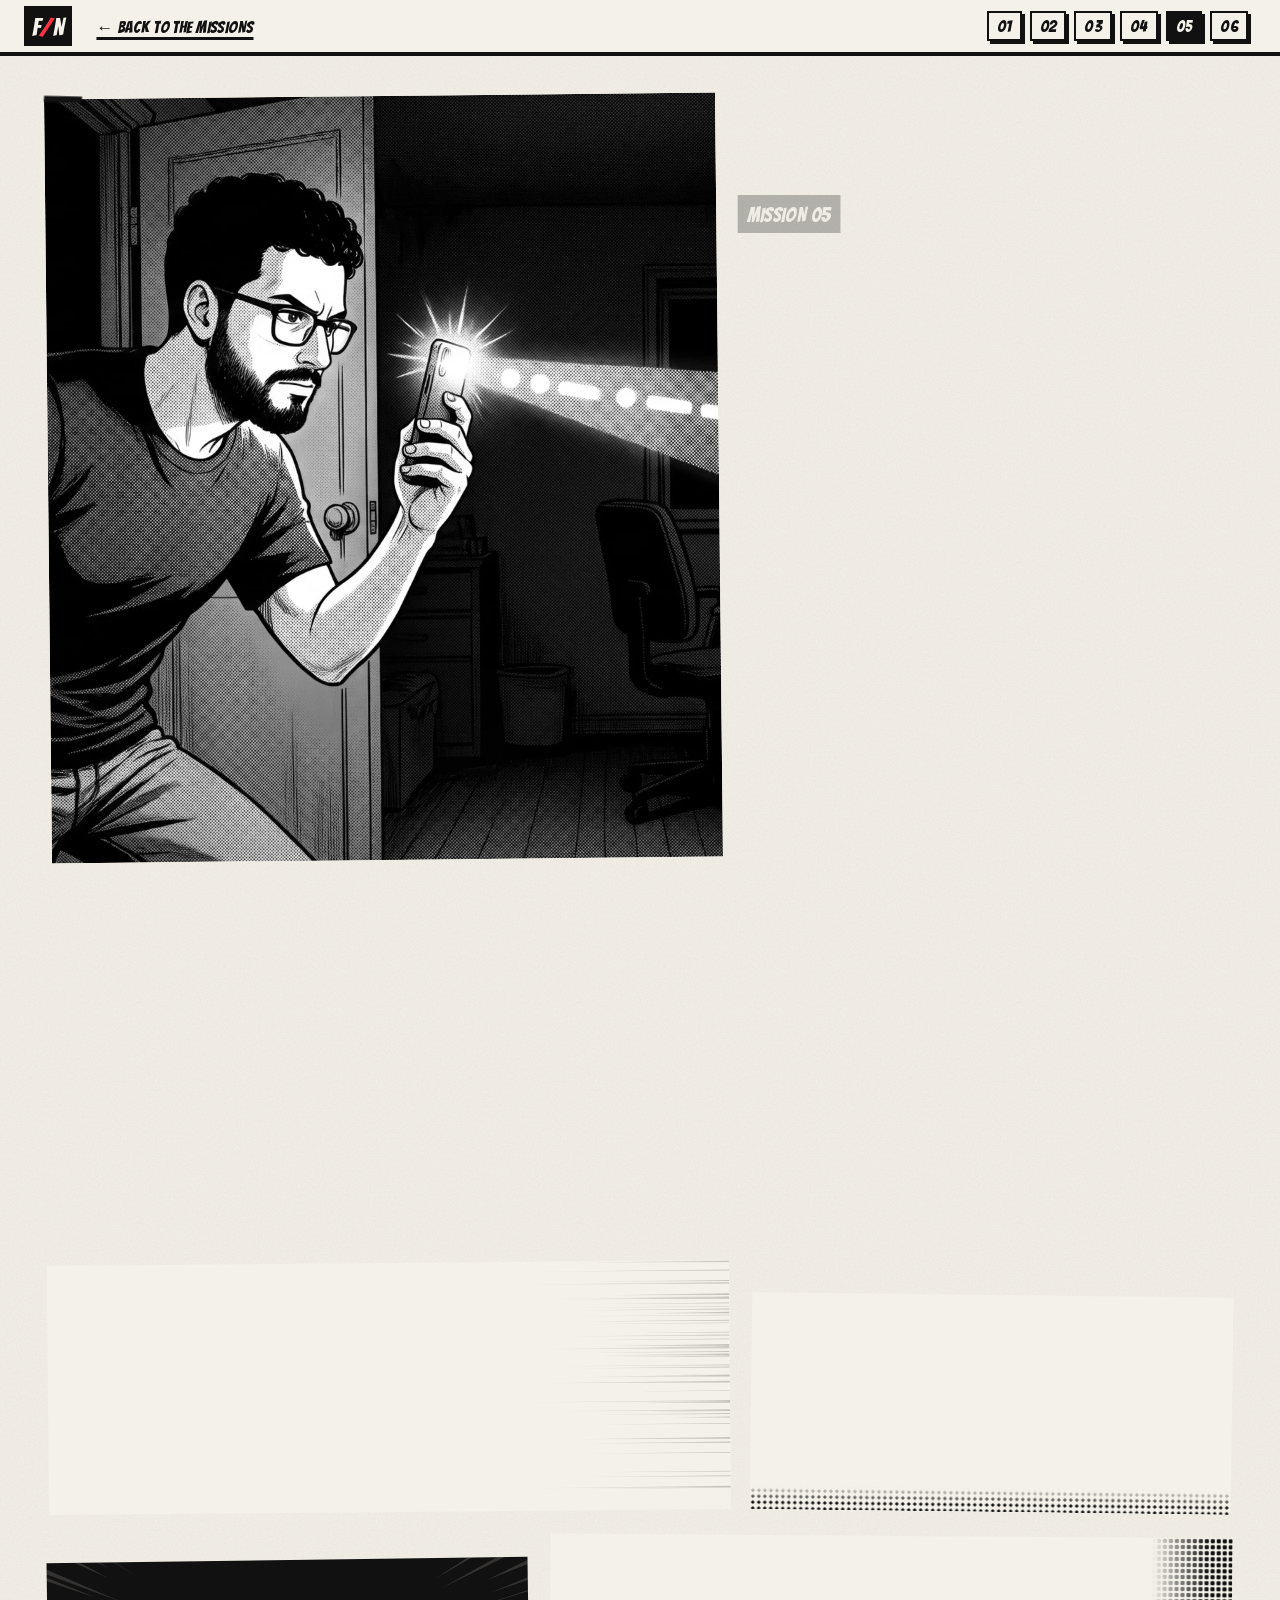
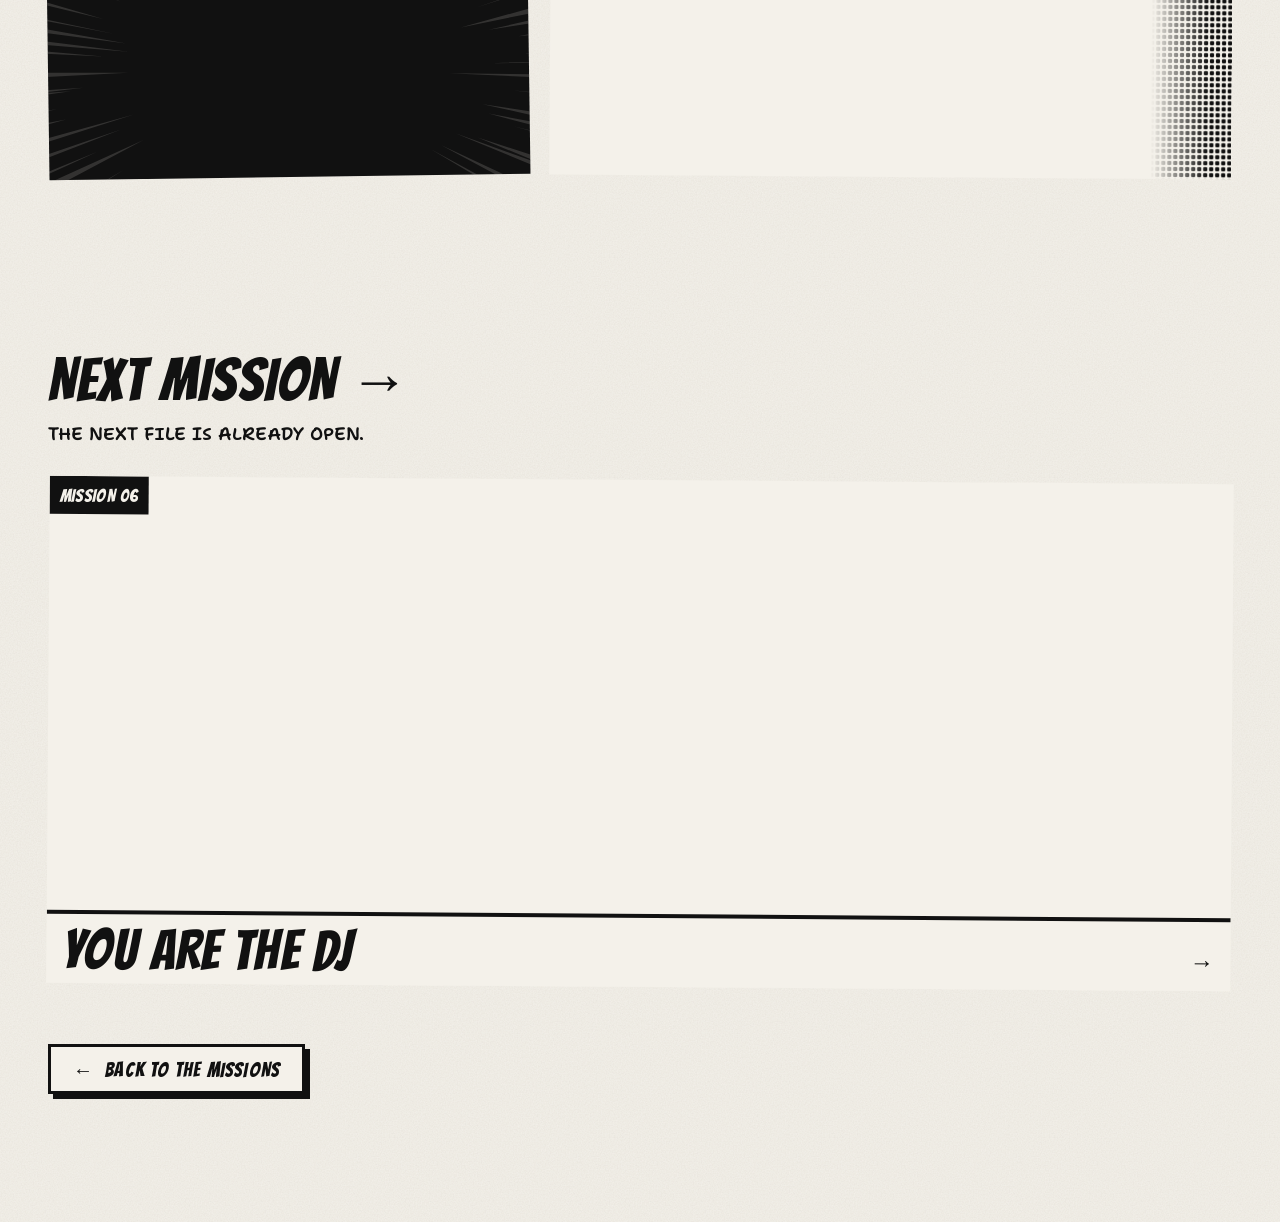
<file: work/flashlink.html>
<!DOCTYPE html><!--FgCXgS9N0zm9_QP6vOb_M--><html lang="en"><head><meta charSet="utf-8"/><meta name="viewport" content="width=device-width, initial-scale=1"/><link rel="preload" as="image" imageSrcSet="/_img/manga/mission-flashlink-16.webp 16w, /_img/manga/mission-flashlink-32.webp 32w, /_img/manga/mission-flashlink-48.webp 48w, /_img/manga/mission-flashlink-64.webp 64w, /_img/manga/mission-flashlink-96.webp 96w, /_img/manga/mission-flashlink-128.webp 128w, /_img/manga/mission-flashlink-256.webp 256w, /_img/manga/mission-flashlink-384.webp 384w, /_img/manga/mission-flashlink-640.webp 640w, /_img/manga/mission-flashlink-750.webp 750w, /_img/manga/mission-flashlink-828.webp 828w, /_img/manga/mission-flashlink-1080.webp 1080w, /_img/manga/mission-flashlink-1200.webp 1200w, /_img/manga/mission-flashlink-1920.webp 1920w, /_img/manga/mission-flashlink-2048.webp 2048w, /_img/manga/mission-flashlink-3840.webp 3840w" imageSizes="(min-width: 1024px) 1400px, 220vw"/><link rel="stylesheet" href="/_next/static/css/721074fa89608ee7.css" data-precedence="next"/><link rel="stylesheet" href="/_next/static/css/17f7c158eba8ad7c.css" data-precedence="next"/><link rel="stylesheet" href="/_next/static/css/c62b6b5aaa291d5e.css" data-precedence="next"/><link rel="preload" as="script" fetchPriority="low" href="/_next/static/chunks/webpack-a282238ce6d4e478.js"/><script src="/_next/static/chunks/4bd1b696-c023c6e3521b1417.js" async=""></script><script src="/_next/static/chunks/255-379c01dac331dc2b.js" async=""></script><script src="/_next/static/chunks/main-app-199c211e13765c55.js" async=""></script><script src="/_next/static/chunks/118-41cef40eb259bae9.js" async=""></script><script src="/_next/static/chunks/app/work/%5Bslug%5D/page-853ce18fb78f0d6a.js" async=""></script><title>FlashLink: Mission 05 — Feres Nefzi</title><meta name="description" content="An experiment in transmitting text from a phone&#x27;s flashlight to any camera, designing the protocol and decoder from scratch."/><link rel="canonical" href="https://iknight18.github.io/work/flashlink"/><meta property="og:title" content="FlashLink: Mission 05 — Feres Nefzi"/><meta property="og:description" content="Sending messages with nothing but light."/><meta property="og:url" content="https://iknight18.github.io/work/flashlink"/><meta property="og:type" content="article"/><meta name="twitter:card" content="summary"/><meta name="twitter:title" content="FlashLink: Mission 05 — Feres Nefzi"/><meta name="twitter:description" content="Sending messages with nothing but light."/><link rel="icon" href="/icon.svg?4a6fe679d8f6ae91" type="image/svg+xml" sizes="any"/><link rel="apple-touch-icon" href="/apple-icon.png?0b526a90244ce5f0" type="image/png" sizes="180x180"/><script src="/_next/static/chunks/polyfills-42372ed130431b0a.js" noModule=""></script></head><body class="__variable_4e7f7d __variable_2af979 __variable_762edc antialiased"><div hidden=""><!--$--><!--/$--></div><svg aria-hidden="true" focusable="false" width="0" height="0" style="position:absolute;width:0;height:0"><defs><filter id="rough-ink-heavy" x="-10%" y="-10%" width="120%" height="120%"><feTurbulence type="fractalNoise" baseFrequency="0.06" numOctaves="2" seed="3" result="noise"></feTurbulence><feDisplacementMap in="SourceGraphic" in2="noise" scale="5" xChannelSelector="R" yChannelSelector="G"></feDisplacementMap></filter></defs></svg><script>(function(){try{var d=document.documentElement;if(matchMedia("(prefers-reduced-motion: reduce)").matches)return;d.dataset.intro="pending";setTimeout(function(){if(d.dataset.intro==="pending")d.dataset.intro="skipped"},2000)}catch(e){}})();</script><a href="#title-page" class="ink-button sr-only !fixed left-3 top-3 z-[70] focus:not-sr-only">Skip to the mission</a><header data-top-bar="true" class="sticky top-0 z-50 border-b-[4px] border-ink bg-paper"><nav aria-label="Missions" class="mx-auto flex h-[calc(var(--nav-h)-4px)] max-w-[1400px] items-center gap-3 pl-3 sm:gap-5 sm:pl-6 lg:pr-6"><a class="lettering shrink-0 bg-ink px-2 pb-0.5 pt-1.5 text-2xl text-paper" aria-label="Cover: Feres Nefzi" href="/"><span aria-hidden="true">F<span class="text-signal">/</span>N</span></a><a class="lettering shrink-0 whitespace-nowrap px-1 pt-1 text-[1.05rem] tracking-wide underline decoration-[2.5px] underline-offset-4 hover:text-signal-ink" href="/#missions"><span aria-hidden="true">← </span><span class="sm:hidden">Missions</span><span class="hidden sm:inline">Back to the missions</span></a><ul class="no-scrollbar ml-auto flex min-w-0 items-center gap-2 overflow-x-auto py-2 pl-1.5 pr-6 [mask-image:linear-gradient(to_right,#000_calc(100%-1.75rem),transparent)] sm:pr-3 sm:[mask-image:none] lg:pr-2"><li class="shrink-0"><a data-mission-tab="dj-engine" title="DJ Engine" class="lettering relative block border-[2.5px] border-ink bg-paper px-2 pb-1 pt-1.5 text-[1.05rem] shadow-[3px_3px_0_var(--ink)] transition-colors hover:bg-ink hover:text-paper aria-[current]:bg-ink aria-[current]:text-paper" href="/work/dj-engine"><span class="sr-only">Mission<!-- --> </span>01<span class="sr-only">: <!-- -->DJ Engine</span></a></li><li class="shrink-0"><a data-mission-tab="theater-pose" title="Theater Pose Estimation" class="lettering relative block border-[2.5px] border-ink bg-paper px-2 pb-1 pt-1.5 text-[1.05rem] shadow-[3px_3px_0_var(--ink)] transition-colors hover:bg-ink hover:text-paper aria-[current]:bg-ink aria-[current]:text-paper" href="/work/theater-pose"><span class="sr-only">Mission<!-- --> </span>02<span class="sr-only">: <!-- -->Theater Pose Estimation</span></a></li><li class="shrink-0"><a data-mission-tab="claude-workbench" title="Claude Workbench" class="lettering relative block border-[2.5px] border-ink bg-paper px-2 pb-1 pt-1.5 text-[1.05rem] shadow-[3px_3px_0_var(--ink)] transition-colors hover:bg-ink hover:text-paper aria-[current]:bg-ink aria-[current]:text-paper" href="/work/claude-workbench"><span class="sr-only">Mission<!-- --> </span>03<span class="sr-only">: <!-- -->Claude Workbench</span></a></li><li class="shrink-0"><a data-mission-tab="fripa" title="Fripa" class="lettering relative block border-[2.5px] border-ink bg-paper px-2 pb-1 pt-1.5 text-[1.05rem] shadow-[3px_3px_0_var(--ink)] transition-colors hover:bg-ink hover:text-paper aria-[current]:bg-ink aria-[current]:text-paper" href="/work/fripa"><span class="sr-only">Mission<!-- --> </span>04<span class="sr-only">: <!-- -->Fripa</span></a></li><li class="shrink-0"><a data-mission-tab="flashlink" aria-current="page" title="FlashLink" class="lettering relative block border-[2.5px] border-ink bg-paper px-2 pb-1 pt-1.5 text-[1.05rem] shadow-[3px_3px_0_var(--ink)] transition-colors hover:bg-ink hover:text-paper aria-[current]:bg-ink aria-[current]:text-paper" href="/work/flashlink"><span class="sr-only">Mission<!-- --> </span>05<span class="sr-only">: <!-- -->FlashLink</span></a></li><li class="shrink-0"><a data-mission-tab="you-are-the-dj" title="You Are the DJ" class="lettering relative block border-[2.5px] border-ink bg-paper px-2 pb-1 pt-1.5 text-[1.05rem] shadow-[3px_3px_0_var(--ink)] transition-colors hover:bg-ink hover:text-paper aria-[current]:bg-ink aria-[current]:text-paper" href="/work/you-are-the-dj"><span class="sr-only">Mission<!-- --> </span>06<span class="sr-only">: <!-- -->You Are the DJ</span></a></li></ul></nav></header><div class="paper-grain overflow-x-clip"><main class="mx-auto max-w-[1280px] px-4 sm:px-8 lg:px-12"><section id="title-page" aria-labelledby="mission-title" class="relative grid gap-y-8 pb-16 pt-8 lg:min-h-[calc(100svh-var(--nav-h))] lg:grid-cols-12 lg:grid-rows-[1fr_auto_auto_1fr] lg:gap-x-12 lg:py-10"><div class="flex flex-col items-start gap-4 lg:col-span-5 lg:col-start-8 lg:row-start-2"><p data-title-meta="true" class="lettering bg-ink px-2.5 pb-1 pt-1.5 text-xl text-paper">Mission<!-- --> <!-- -->05</p><h1 id="mission-title" class="lettering max-w-full break-words text-[clamp(3.1rem,6.2vw,6rem)] leading-[0.82] [text-shadow:0.05em_0.05em_0_var(--paper),0.085em_0.085em_0_var(--ink)]"><span data-title-word="true" class="inline-block pr-[0.22em]">FlashLink</span></h1></div><div data-title-art="true" class="relative lg:col-span-7 lg:col-start-1 lg:row-span-4 lg:row-start-1"><div class="panel aspect-[4/3] sm:aspect-[16/10] lg:aspect-auto lg:h-full lg:min-h-[min(68svh,620px)]" data-panel="true" data-size="lg" style="--tilt:-0.6deg;--stroke-panel:clamp(3px, 0.9vw, 6px)"><div class="panel-body "><div class="halftone absolute inset-0" data-halftone="true"><img alt="At night, Feres holds up a phone whose flashlight sends a dotted beam of light across the room to a laptop camera." decoding="async" data-nimg="fill" class="object-cover" style="position:absolute;height:100%;width:100%;left:0;top:0;right:0;bottom:0;object-position:30% 45%;color:transparent" sizes="(min-width: 1024px) 1400px, 220vw" srcSet="/_img/manga/mission-flashlink-16.webp 16w, /_img/manga/mission-flashlink-32.webp 32w, /_img/manga/mission-flashlink-48.webp 48w, /_img/manga/mission-flashlink-64.webp 64w, /_img/manga/mission-flashlink-96.webp 96w, /_img/manga/mission-flashlink-128.webp 128w, /_img/manga/mission-flashlink-256.webp 256w, /_img/manga/mission-flashlink-384.webp 384w, /_img/manga/mission-flashlink-640.webp 640w, /_img/manga/mission-flashlink-750.webp 750w, /_img/manga/mission-flashlink-828.webp 828w, /_img/manga/mission-flashlink-1080.webp 1080w, /_img/manga/mission-flashlink-1200.webp 1200w, /_img/manga/mission-flashlink-1920.webp 1920w, /_img/manga/mission-flashlink-2048.webp 2048w, /_img/manga/mission-flashlink-3840.webp 3840w" src="/_img/manga/mission-flashlink-3840.webp"/></div><p data-mission-tag="true" class="absolute left-0 top-0 z-[1] flex flex-wrap items-start"><span class="lettering bg-ink px-2.5 pb-1 pt-1.5 text-lg text-paper">light</span></p></div><svg class="panel-border" viewBox="0 0 1000 1000" preserveAspectRatio="none" aria-hidden="true" focusable="false"><path data-panel-border="true" d="M0.0 -1.0L111.1 2.3L222.2 1.3L333.3 -0.0L444.4 -1.7L555.6 2.1L666.7 -0.9L777.8 -1.4L888.9 1.2L1000.2 0.0L998.7 111.1L998.4 222.2L998.0 333.3L998.2 444.4L999.5 555.6L999.4 666.7L998.8 777.8L1000.7 888.9L1000.0 999.5L888.9 998.8L777.8 1000.3L666.7 1000.5L555.6 999.2L444.4 999.1L333.3 999.8L222.2 999.4L111.1 1000.1L-0.5 1000.0L-1.5 888.9L0.9 777.8L-0.5 666.7L0.2 555.6L-2.2 444.4L-1.8 333.3L-0.4 222.2L-1.0 111.1Z"></path></svg></div><span aria-hidden="true" data-sfx="true" data-tone="signal" class="sfx block w-max absolute -bottom-7 right-2 z-20 lg:-bottom-9 lg:-right-8" style="font-size:clamp(3.25rem, 7vw, 6rem);--tilt:-11deg">FLASH!</span></div><div data-title-copy="true" class="flex flex-col items-start gap-7 pt-4 lg:col-span-5 lg:col-start-8 lg:row-start-3 lg:pt-2"><p class="bubble max-w-[24rem] text-[clamp(1.1rem,2.2vw,1.4rem)] lg:-ml-16" data-bubble="true" data-tail="left" data-variant="shout"><svg class="bubble-tail" viewBox="0 -16 40 48" aria-hidden="true" focusable="false"><path d="M8 -16 C 10 4, 18 18, 36 30 C 26 14, 24 0, 26 -16 Z"></path></svg><span class="bubble-body ">Sending messages with nothing but light.</span><svg class="bubble-tail bubble-tail-patch" viewBox="0 -5 40 6" aria-hidden="true" focusable="false"><path d="M8 -16 C 10 4, 18 18, 36 30 C 26 14, 24 0, 26 -16 Z"></path></svg></p><div data-title-file="true" class="mt-4 w-full max-w-md"><p class="narration text-base">An experiment in transmitting text from a phone&#x27;s flashlight to any camera, designing the protocol and decoder from scratch.</p><div class="mt-6 flex flex-wrap items-center gap-x-6 gap-y-4"><div><p class="hand text-sm font-semibold uppercase">Case file</p><ul class="mt-1.5 flex flex-wrap gap-2"><li class="border-[2.5px] border-ink bg-paper px-2 py-0.5 text-sm font-bold">Signal processing</li><li class="border-[2.5px] border-ink bg-paper px-2 py-0.5 text-sm font-bold">Protocol design</li><li class="border-[2.5px] border-ink bg-paper px-2 py-0.5 text-sm font-bold">Mobile + web</li></ul></div><p class="stamp text-lg" data-stamp="true">Experiment</p></div></div></div></section><section id="features" aria-labelledby="features-title" class="relative py-20 lg:py-28"><header data-chapter-title="true" class="relative mb-12 flex flex-col sm:mb-16 items-start"><svg aria-hidden="true" focusable="false" data-speed-lines="parallel" viewBox="0 0 1000 1000" preserveAspectRatio="none" class="pointer-events-none absolute top-1/2 hidden h-28 w-[38vw] -translate-y-1/2 text-ink/80 lg:block right-[-6vw]"><path d="M64.9 238.8L1000 236.2L1000 241.4ZM713.0 927.0L1000 923.7L1000 930.3ZM710.2 361.0L1000 360.0L1000 361.9ZM20.4 983.9L1000 981.6L1000 986.3ZM339.1 451.9L1000 449.3L1000 454.4ZM165.1 777.4L1000 775.4L1000 779.4ZM110.9 474.1L1000 472.3L1000 475.9ZM681.0 481.5L1000 478.5L1000 484.5ZM481.4 834.2L1000 832.9L1000 835.5ZM658.5 981.8L1000 979.6L1000 983.9ZM669.0 456.3L1000 455.2L1000 457.4ZM170.4 621.6L1000 620.6L1000 622.6ZM55.2 605.6L1000 604.0L1000 607.1ZM485.4 590.5L1000 588.8L1000 592.2ZM216.2 512.5L1000 510.8L1000 514.1ZM94.4 158.2L1000 155.6L1000 160.8ZM2.7 379.3L1000 377.1L1000 381.5ZM559.7 178.1L1000 174.6L1000 181.7ZM380.4 588.0L1000 586.7L1000 589.3ZM616.1 434.0L1000 433.2L1000 434.7ZM180.0 691.6L1000 690.5L1000 692.8ZM193.6 543.0L1000 539.6L1000 546.4ZM445.0 371.3L1000 368.7L1000 374.0ZM372.3 828.6L1000 826.4L1000 830.8ZM32.1 785.7L1000 784.0L1000 787.4ZM594.7 884.8L1000 883.3L1000 886.4ZM213.8 949.7L1000 948.3L1000 951.1ZM529.6 52.1L1000 48.9L1000 55.4ZM592.0 760.0L1000 757.7L1000 762.3ZM437.0 756.4L1000 754.6L1000 758.1ZM595.9 352.3L1000 348.9L1000 355.6ZM240.9 204.5L1000 201.6L1000 207.3ZM548.6 440.4L1000 438.1L1000 442.7ZM674.6 336.8L1000 334.9L1000 338.7ZM187.1 465.9L1000 462.6L1000 469.2ZM576.3 773.8L1000 771.0L1000 776.6ZM692.9 585.0L1000 582.0L1000 588.0ZM327.9 822.8L1000 819.5L1000 826.1ZM189.8 56.9L1000 54.8L1000 58.9ZM66.7 995.1L1000 993.7L1000 996.4ZM114.2 281.9L1000 278.7L1000 285.1ZM35.9 984.9L1000 984.1L1000 985.7ZM571.2 883.7L1000 880.0L1000 887.4ZM56.7 240.9L1000 237.7L1000 244.2ZM328.2 647.9L1000 646.0L1000 649.7ZM729.8 186.0L1000 185.2L1000 186.8Z" fill="currentColor"></path></svg><div data-title-box="true" class="relative flex items-stretch border-[4px] border-ink bg-paper shadow-[7px_7px_0_var(--ink)]"><span aria-hidden="true" data-title-number="true" class="lettering flex items-center bg-ink px-3 pt-1 text-[3.25rem] text-paper sm:px-4 sm:text-[4.5rem]">1</span><h2 id="features-title" class="lettering flex flex-col justify-center px-4 py-2 sm:px-5"><span class="text-base tracking-[0.2em] sm:text-lg">Part<span class="sr-only"> <!-- -->1<!-- -->:</span> </span><span class="text-[2.6rem] sm:text-6xl">The moves</span></h2></div><p data-title-kicker="true" class="hand relative mt-5 max-w-md text-lg font-semibold uppercase leading-snug sm:text-xl">Four panels. Everything this build can do.<svg aria-hidden="true" focusable="false" viewBox="0 0 400 14" preserveAspectRatio="none" class="absolute -bottom-3 left-0 h-3 w-full overflow-visible"><path data-ink-underline="true" d="M3 9 C 70 4, 150 11, 230 6 S 350 3, 397 8" fill="none" stroke="var(--ink)" stroke-width="3.5" stroke-linecap="round" vector-effect="non-scaling-stroke"></path></svg></p></header><ol class="grid gap-x-[var(--gutter)] gap-y-14 md:grid-cols-12 md:gap-y-12"><li data-feature="true" class="relative md:col-span-7"><div class="panel h-full" data-panel="true" data-size="md" style="--tilt:-0.5deg;--stroke-panel:clamp(3px, 0.9vw, 5px)"><div class="panel-body "><svg aria-hidden="true" focusable="false" data-speed-lines="parallel" viewBox="0 0 1000 1000" preserveAspectRatio="none" class="pointer-events-none absolute inset-y-0 right-0 h-full w-1/3 text-ink/20 [mask-image:linear-gradient(to_left,#000,transparent)]"><path d="M338.7 241.5L1000 239.5L1000 243.5ZM214.0 186.1L1000 185.1L1000 187.1ZM400.4 378.2L1000 375.6L1000 380.9ZM638.3 386.1L1000 384.4L1000 387.8ZM592.1 289.9L1000 288.5L1000 291.2ZM111.1 40.1L1000 37.8L1000 42.4ZM705.3 564.2L1000 562.8L1000 565.5ZM162.3 421.3L1000 419.8L1000 422.8ZM411.9 656.0L1000 654.1L1000 657.9ZM156.7 351.3L1000 348.2L1000 354.4ZM604.6 569.5L1000 566.2L1000 572.9ZM334.2 866.3L1000 864.0L1000 868.7ZM239.7 601.6L1000 599.2L1000 604.0ZM389.8 616.1L1000 613.8L1000 618.5ZM294.2 429.6L1000 427.2L1000 431.9ZM260.2 152.0L1000 148.8L1000 155.2ZM393.8 464.4L1000 461.1L1000 467.6ZM294.9 196.9L1000 195.0L1000 198.9ZM471.9 137.2L1000 133.6L1000 140.7ZM512.2 385.7L1000 383.4L1000 388.0ZM246.8 220.6L1000 219.5L1000 221.8ZM739.4 630.4L1000 628.2L1000 632.6ZM741.1 458.2L1000 457.3L1000 459.1ZM580.0 524.2L1000 523.2L1000 525.2ZM289.2 252.0L1000 250.7L1000 253.3ZM402.1 847.4L1000 845.9L1000 849.0ZM366.9 5.2L1000 2.8L1000 7.6ZM619.1 605.1L1000 603.7L1000 606.5ZM150.6 488.3L1000 485.1L1000 491.6ZM251.8 913.1L1000 912.1L1000 914.0ZM364.6 367.0L1000 365.1L1000 368.9ZM331.1 772.7L1000 771.0L1000 774.4ZM468.9 348.0L1000 345.9L1000 350.2ZM197.2 146.8L1000 146.0L1000 147.5ZM462.6 340.9L1000 337.4L1000 344.4ZM381.5 82.2L1000 80.3L1000 84.2ZM552.5 148.8L1000 146.5L1000 151.1ZM341.2 731.5L1000 729.2L1000 733.9ZM46.7 564.2L1000 562.1L1000 566.3ZM318.5 316.8L1000 315.3L1000 318.2ZM101.0 909.2L1000 906.9L1000 911.4ZM336.2 172.1L1000 170.3L1000 173.8ZM3.2 91.9L1000 89.3L1000 94.6ZM270.0 300.9L1000 298.8L1000 303.1ZM306.4 714.3L1000 710.9L1000 717.6ZM649.2 210.5L1000 207.6L1000 213.5Z" fill="currentColor"></path></svg><span aria-hidden="true" data-feature-number="true" class="lettering absolute left-0 top-0 z-[1] px-3 pb-0.5 pt-1.5 text-3xl bg-ink text-paper">01</span><div data-feature-text="true" class="relative pb-10 pl-5 pt-16 sm:pb-12 sm:pl-8 pr-5 sm:pr-8"><h3 class="lettering text-[clamp(2rem,3.4vw,2.9rem)]">Phone to camera</h3><p class="mt-3 max-w-[34rem] text-[1.02rem] font-medium leading-relaxed ">A phone app blinks the flashlight; any camera with a browser decodes the message.</p></div></div><svg class="panel-border" viewBox="0 0 1000 1000" preserveAspectRatio="none" aria-hidden="true" focusable="false"><path data-panel-border="true" d="M0.0 -0.9L111.1 1.8L222.2 1.8L333.3 -1.8L444.4 -0.2L555.6 -1.4L666.7 0.2L777.8 2.4L888.9 0.5L999.5 0.0L1001.0 111.1L998.9 222.2L1001.5 333.3L999.5 444.4L1001.3 555.6L997.9 666.7L998.8 777.8L998.2 888.9L1000.0 1000.0L888.9 998.3L777.8 999.0L666.7 1001.3L555.6 997.7L444.4 999.2L333.3 1002.2L222.2 1000.8L111.1 998.8L-0.2 1000.0L0.3 888.9L-1.5 777.8L2.3 666.7L1.1 555.6L-0.3 444.4L0.3 333.3L-0.7 222.2L1.0 111.1Z"></path></svg></div><span aria-hidden="true" data-sfx="true" data-tone="signal" class="sfx block w-max absolute z-20 -top-7 right-3" style="font-size:clamp(2.3rem, 4vw, 3.1rem);--tilt:-9deg">BLINK!</span></li><li data-feature="true" class="relative md:col-span-5 md:mt-8"><div class="panel h-full" data-panel="true" data-size="md" style="--tilt:0.7deg;--stroke-panel:clamp(3px, 0.9vw, 5px)"><div class="panel-body "><div aria-hidden="true" class="tone tone-fade absolute inset-x-0 bottom-0 h-7" style="--tone-angle:0deg"></div><span aria-hidden="true" data-feature-number="true" class="lettering absolute left-0 top-0 z-[1] px-3 pb-0.5 pt-1.5 text-3xl bg-ink text-paper">02</span><div data-feature-text="true" class="relative pb-10 pl-5 pt-16 sm:pb-12 sm:pl-8 pr-5 sm:pr-8"><h3 class="lettering text-[clamp(2rem,3.4vw,2.9rem)]">Robust decoding</h3><p class="mt-3 max-w-[34rem] text-[1.02rem] font-medium leading-relaxed ">The receiver copes with timing jitter, noise and dropped frames, and verifies every message.</p></div></div><svg class="panel-border" viewBox="0 0 1000 1000" preserveAspectRatio="none" aria-hidden="true" focusable="false"><path data-panel-border="true" d="M0.0 -0.0L111.1 -1.6L222.2 -0.7L333.3 0.0L444.4 0.2L555.6 0.1L666.7 1.1L777.8 1.1L888.9 1.6L1000.1 0.0L999.9 111.1L1001.8 222.2L1000.9 333.3L1002.1 444.4L999.4 555.6L999.1 666.7L1001.2 777.8L1002.1 888.9L1000.0 999.9L888.9 999.8L777.8 998.8L666.7 999.5L555.6 1000.1L444.4 999.4L333.3 1000.3L222.2 999.8L111.1 1000.8L-0.1 1000.0L1.0 888.9L0.9 777.8L0.8 666.7L0.2 555.6L-0.3 444.4L-1.2 333.3L-2.0 222.2L-1.6 111.1Z"></path></svg></div><span aria-hidden="true" data-sfx="true" data-tone="signal" class="sfx block w-max absolute z-20 -top-8 -right-1 md:-right-4" style="font-size:clamp(2.3rem, 4vw, 3.1rem);--tilt:8deg">BZZT!</span></li><li data-feature="true" class="relative md:col-span-5"><div class="panel h-full" data-panel="true" data-size="md" style="--tilt:-0.8deg;--stroke-panel:clamp(3px, 0.9vw, 5px)"><div class="panel-body !bg-ink text-paper"><svg aria-hidden="true" focusable="false" data-speed-lines="radial" viewBox="0 0 1000 1000" preserveAspectRatio="xMidYMid slice" class="pointer-events-none absolute inset-0 h-full w-full text-paper/15"><path d="M922.3 494.8L1259.9 486.6L1260.0 494.6ZM833.8 514.4L1259.6 525.8L1259.0 539.9ZM966.9 552.3L1255.7 580.4L1254.8 588.9ZM902.1 579.9L1247.7 636.2L1243.0 659.9ZM913.7 599.3L1241.8 665.5L1236.1 689.2ZM965.2 626.3L1234.6 694.8L1232.2 703.5ZM890.7 648.8L1214.6 758.8L1205.7 782.2ZM844.4 639.1L1208.0 776.4L1201.3 792.9ZM814.9 663.6L1179.8 839.9L1168.9 860.8ZM793.0 671.9L1159.5 877.6L1151.4 891.5ZM895.2 740.8L1153.5 888.0L1144.4 903.0ZM812.2 735.2L1113.2 949.0L1100.8 965.4ZM842.4 782.4L1092.9 975.5L1079.6 991.6ZM793.2 775.0L1063.5 1010.0L1044.9 1029.8ZM785.6 782.3L1044.1 1030.6L1036.9 1037.9ZM784.3 815.9L1016.6 1057.4L999.9 1072.4ZM718.2 792.0L960.6 1104.5L949.1 1113.1ZM714.9 806.7L938.8 1120.6L933.4 1124.3ZM752.8 911.5L908.4 1140.9L887.2 1154.0ZM703.2 871.2L875.7 1160.6L854.1 1172.5ZM648.3 817.8L827.1 1186.0L815.6 1191.4ZM662.5 948.9L762.5 1213.2L754.8 1216.0ZM630.6 923.9L731.1 1224.0L716.5 1228.5ZM608.4 896.9L704.4 1232.0L696.1 1234.3ZM592.7 916.5L670.6 1240.6L659.6 1243.0ZM548.2 860.3L608.9 1252.2L592.5 1254.3ZM546.7 968.8L585.7 1255.1L565.0 1257.2ZM505.9 964.3L520.1 1259.7L499.2 1260.0ZM491.7 850.1L486.7 1259.9L477.4 1259.7ZM457.3 986.2L443.4 1257.9L423.5 1256.1ZM444.7 895.0L405.5 1254.1L383.8 1251.1ZM418.5 954.9L369.8 1248.8L362.2 1247.4ZM401.0 843.0L300.4 1233.3L278.2 1226.9ZM376.0 889.1L275.0 1225.9L263.5 1222.3ZM363.1 834.7L224.1 1208.1L200.5 1198.5ZM348.5 840.0L198.6 1197.7L182.7 1190.6ZM299.5 884.5L151.4 1175.3L145.8 1172.4ZM310.7 818.8L118.9 1157.5L105.0 1149.3ZM262.2 844.3L76.8 1131.3L59.5 1119.3ZM259.8 808.2L37.2 1102.8L28.5 1096.0ZM260.4 778.8L14.6 1084.8L-5.1 1067.8ZM200.0 796.0L-31.7 1043.0L-50.2 1024.3ZM221.5 744.9L-68.5 1004.4L-72.9 999.4ZM126.0 804.6L-84.0 986.4L-94.6 973.4ZM121.0 761.7L-119.3 940.5L-131.3 923.1ZM132.4 741.2L-130.4 924.5L-140.3 909.4ZM153.2 706.3L-149.8 894.2L-156.6 882.8ZM196.4 644.3L-180.6 838.3L-192.1 814.1ZM100.3 667.1L-198.7 799.0L-203.6 787.4ZM149.8 621.7L-215.3 756.9L-220.5 741.8ZM177.1 591.0L-229.2 714.1L-233.8 697.9ZM35.9 599.5L-240.8 669.9L-245.3 648.8ZM16.8 577.7L-248.9 629.3L-251.7 612.0ZM46.3 541.0L-256.0 578.0L-257.7 558.8ZM72.8 534.0L-256.9 569.1L-258.3 551.5ZM166.2 504.2L-259.7 520.5L-260.0 498.5ZM114.8 469.4L-258.2 447.7L-257.0 432.1ZM167.4 460.6L-255.7 419.6L-253.6 401.5ZM163.6 443.4L-250.9 383.1L-247.9 364.7ZM137.2 422.5L-244.1 345.3L-242.3 337.1ZM116.1 391.8L-233.9 302.5L-229.0 285.2ZM102.5 347.4L-213.1 237.2L-205.8 218.2ZM153.8 356.5L-206.0 218.7L-198.0 199.3ZM128.1 307.4L-180.5 161.7L-169.1 139.6ZM132.1 288.5L-164.3 130.7L-153.3 111.7ZM188.8 304.8L-146.3 100.2L-141.4 92.4ZM171.3 271.0L-127.4 71.1L-119.7 60.1ZM146.2 202.4L-87.9 18.4L-75.2 3.2ZM203.8 233.8L-72.2 -0.2L-58.2 -15.7ZM209.5 205.4L-41.3 -33.5L-25.9 -48.7ZM258.9 214.5L1.8 -73.9L17.6 -87.2ZM226.3 133.7L34.5 -100.8L55.8 -116.6ZM267.3 145.4L79.1 -132.8L87.0 -138.0ZM329.1 216.1L99.1 -145.7L117.1 -156.5ZM282.9 91.6L140.1 -169.4L146.4 -172.7ZM292.2 60.9L168.4 -183.9L181.4 -190.0ZM376.2 173.7L221.5 -207.1L239.2 -213.9ZM352.1 44.8L256.5 -219.9L273.8 -225.6ZM375.0 56.7L289.3 -230.2L298.3 -232.7ZM438.7 156.4L355.5 -246.1L377.6 -250.1ZM426.8 36.6L370.2 -248.8L392.7 -252.4ZM476.9 156.1L437.0 -257.4L461.3 -259.0ZM491.6 70.6L472.2 -259.5L498.1 -260.0ZM514.6 48.3L512.1 -259.9L537.1 -259.1ZM544.8 46.9L567.0 -257.0L582.5 -255.5ZM555.0 78.3L590.0 -254.7L606.6 -252.5ZM573.9 109.1L636.6 -247.6L645.9 -245.9ZM604.1 72.9L668.7 -241.0L691.0 -235.6ZM602.0 170.8L719.7 -227.5L730.2 -224.3ZM648.7 135.2L774.3 -208.8L799.3 -198.6ZM643.0 184.0L809.5 -194.1L817.4 -190.6ZM693.5 147.9L861.0 -168.8L871.1 -163.2ZM731.7 119.8L889.5 -152.6L901.4 -145.4ZM768.9 97.9L918.0 -134.8L927.1 -128.6ZM790.7 133.1L969.2 -97.9L974.8 -93.5ZM745.9 206.9L983.7 -86.2L993.4 -78.1ZM787.6 216.3L1032.8 -41.9L1049.1 -25.4ZM788.4 223.0L1040.3 -34.5L1056.0 -18.1ZM846.8 227.7L1095.6 27.9L1099.8 33.3ZM798.3 273.8L1099.0 32.2L1112.1 49.5ZM868.4 256.9L1127.6 71.3L1141.0 91.7ZM808.4 316.8L1147.3 101.8L1159.3 122.0ZM819.5 337.7L1172.6 146.1L1182.4 165.5ZM914.9 321.9L1193.0 187.9L1203.6 212.7ZM918.2 349.4L1212.1 234.6L1217.9 250.6ZM893.1 378.1L1224.8 271.3L1227.0 278.4ZM858.6 419.6L1238.5 320.6L1244.5 347.1ZM916.8 425.4L1245.8 353.9L1250.2 378.3ZM978.3 439.6L1252.3 391.9L1255.5 417.6ZM989.3 476.0L1258.5 452.9L1259.5 472.7Z" fill="currentColor"></path></svg><span aria-hidden="true" data-feature-number="true" class="lettering absolute left-0 top-0 z-[1] px-3 pb-0.5 pt-1.5 text-3xl bg-paper text-ink">03</span><div data-feature-text="true" class="relative pb-10 pl-5 pt-16 sm:pb-12 sm:pl-8 pr-5 sm:pr-8"><h3 class="lettering text-[clamp(2rem,3.4vw,2.9rem)]">Several lights at once</h3><p class="mt-3 max-w-[34rem] text-[1.02rem] font-medium leading-relaxed text-paper/90">A message can be split across multiple lights to send faster.</p></div></div><svg class="panel-border" viewBox="0 0 1000 1000" preserveAspectRatio="none" aria-hidden="true" focusable="false"><path data-panel-border="true" d="M0.0 0.8L111.1 -1.4L222.2 0.3L333.3 -1.2L444.4 0.0L555.6 -0.6L666.7 1.5L777.8 0.7L888.9 -2.2L999.7 0.0L999.1 111.1L1002.1 222.2L1000.5 333.3L1000.3 444.4L1000.7 555.6L997.7 666.7L998.7 777.8L1000.8 888.9L1000.0 1000.4L888.9 999.7L777.8 998.2L666.7 999.0L555.6 1002.2L444.4 998.8L333.3 999.8L222.2 1001.3L111.1 997.8L0.8 1000.0L-0.2 888.9L1.0 777.8L-1.3 666.7L-1.8 555.6L-1.3 444.4L-1.1 333.3L0.1 222.2L-0.4 111.1Z"></path></svg></div><span aria-hidden="true" data-sfx="true" data-tone="signal" class="sfx block w-max absolute z-20 -top-7 right-4 md:top-auto md:-bottom-7" style="font-size:clamp(2rem, 3.4vw, 2.6rem);--tilt:6deg">FLASH-FLASH!</span></li><li data-feature="true" class="relative md:col-span-7 md:-mt-6"><div class="panel h-full" data-panel="true" data-size="md" style="--tilt:0.4deg;--stroke-panel:clamp(3px, 0.9vw, 5px)"><div class="panel-body "><div aria-hidden="true" class="tone tone-dense tone-fade absolute inset-y-0 right-0 w-[14%]" style="--tone-angle:270deg"></div><span aria-hidden="true" data-feature-number="true" class="lettering absolute left-0 top-0 z-[1] px-3 pb-0.5 pt-1.5 text-3xl bg-ink text-paper">04</span><div data-feature-text="true" class="relative pb-10 pl-5 pt-16 sm:pb-12 sm:pl-8 pr-[16%]"><h3 class="lettering text-[clamp(2rem,3.4vw,2.9rem)]">Pluggable channels</h3><p class="mt-3 max-w-[34rem] text-[1.02rem] font-medium leading-relaxed ">Built so other carriers, such as sound, can be added later.</p></div></div><svg class="panel-border" viewBox="0 0 1000 1000" preserveAspectRatio="none" aria-hidden="true" focusable="false"><path data-panel-border="true" d="M0.0 -0.2L111.1 0.5L222.2 1.1L333.3 0.8L444.4 -1.1L555.6 -0.3L666.7 -0.4L777.8 -1.0L888.9 1.3L1000.4 0.0L1000.1 111.1L998.7 222.2L999.9 333.3L997.8 444.4L999.9 555.6L1001.2 666.7L1001.8 777.8L1000.0 888.9L1000.0 1000.9L888.9 1000.7L777.8 1001.3L666.7 999.9L555.6 998.3L444.4 999.4L333.3 998.4L222.2 997.7L111.1 997.9L0.3 1000.0L-0.4 888.9L1.5 777.8L-0.0 666.7L-2.0 555.6L-1.5 444.4L0.4 333.3L0.7 222.2L1.5 111.1Z"></path></svg></div><span aria-hidden="true" data-sfx="true" data-tone="signal" class="sfx block w-max absolute z-20 -top-8 right-5 md:top-auto md:-bottom-8" style="font-size:clamp(2.3rem, 4vw, 3.1rem);--tilt:-7deg">CLICK!</span></li></ol></section><section id="next" aria-labelledby="next-title" class="relative pb-24 pt-16 lg:pb-32"><h2 id="next-title" class="lettering mb-3 text-[clamp(2.4rem,5vw,3.75rem)]">Next mission<!-- --> <span aria-hidden="true">→</span></h2><p class="hand mb-8 text-lg font-semibold uppercase">The next file is already open.</p><div data-next="true" class="relative"><a aria-label="Mission 06: You Are the DJ" class="group block focus-visible:outline-offset-8" href="/work/you-are-the-dj"><div class="panel aspect-[4/3] motion-safe:transition-transform motion-safe:duration-200 motion-safe:group-hover:-translate-y-1 sm:aspect-[21/9]" data-panel="true" data-size="lg" style="--tilt:0.4deg;--stroke-panel:clamp(3px, 0.9vw, 6px)"><div class="panel-body "><div class="halftone absolute inset-0" data-halftone="true"><img alt="In a crowded bar at night, guests scan a QR code with their phones while Feres stands at the side with a tablet, managing the queue." loading="lazy" decoding="async" data-nimg="fill" class="object-cover" style="position:absolute;height:100%;width:100%;left:0;top:0;right:0;bottom:0;object-position:72% 45%;color:transparent" sizes="(min-width: 1280px) 1180px, (min-width: 640px) 100vw, 135vw" srcSet="/_img/manga/mission-you-are-the-dj-640.webp 640w, /_img/manga/mission-you-are-the-dj-750.webp 750w, /_img/manga/mission-you-are-the-dj-828.webp 828w, /_img/manga/mission-you-are-the-dj-1080.webp 1080w, /_img/manga/mission-you-are-the-dj-1200.webp 1200w, /_img/manga/mission-you-are-the-dj-1920.webp 1920w, /_img/manga/mission-you-are-the-dj-2048.webp 2048w, /_img/manga/mission-you-are-the-dj-3840.webp 3840w" src="/_img/manga/mission-you-are-the-dj-3840.webp"/></div><span class="lettering absolute left-0 top-0 z-[1] bg-ink px-2.5 pb-1 pt-1.5 text-lg text-paper">Mission<!-- --> <!-- -->06</span><span class="absolute inset-x-0 bottom-0 z-[1] flex items-end justify-between gap-4 border-t-[4px] border-ink bg-paper px-4 pb-2 pt-2.5"><span class="lettering text-[clamp(1.9rem,4.5vw,3.5rem)]">You Are the DJ</span><span aria-hidden="true" class="lettering shrink-0 pb-1 text-2xl group-hover:text-signal-ink">→</span></span></div><svg class="panel-border" viewBox="0 0 1000 1000" preserveAspectRatio="none" aria-hidden="true" focusable="false"><path data-panel-border="true" d="M0.0 -0.2L111.1 0.5L222.2 1.1L333.3 0.8L444.4 -1.1L555.6 -0.3L666.7 -0.4L777.8 -1.0L888.9 1.3L1000.4 0.0L1000.1 111.1L998.7 222.2L999.9 333.3L997.8 444.4L999.9 555.6L1001.2 666.7L1001.8 777.8L1000.0 888.9L1000.0 1000.9L888.9 1000.7L777.8 1001.3L666.7 999.9L555.6 998.3L444.4 999.4L333.3 998.4L222.2 997.7L111.1 997.9L0.3 1000.0L-0.4 888.9L1.5 777.8L-0.0 666.7L-2.0 555.6L-1.5 444.4L0.4 333.3L0.7 222.2L1.5 111.1Z"></path></svg></div></a><span aria-hidden="true" data-sfx="true" data-tone="signal" class="sfx block w-max absolute -top-8 right-2 z-20 lg:-right-6 lg:-top-10" style="font-size:clamp(2.6rem, 6vw, 4.75rem);--tilt:-9deg">FWOOSH!</span></div><p class="mt-14"><a class="ink-button" href="/#missions"><span aria-hidden="true">←</span> <!-- -->Back to the missions</a></p></section></main><!--$!--><template data-dgst="BAILOUT_TO_CLIENT_SIDE_RENDERING"></template><!--/$--></div><!--$--><!--/$--><script src="/_next/static/chunks/webpack-a282238ce6d4e478.js" id="_R_" async=""></script><script>(self.__next_f=self.__next_f||[]).push([0])</script><script>self.__next_f.push([1,"1:\"$Sreact.fragment\"\n2:I[9766,[],\"\"]\n3:I[8924,[],\"\"]\n5:I[4431,[],\"OutletBoundary\"]\n7:I[5278,[],\"AsyncMetadataOutlet\"]\n9:I[4431,[],\"ViewportBoundary\"]\nb:I[4431,[],\"MetadataBoundary\"]\nc:\"$Sreact.suspense\"\ne:I[7150,[],\"\"]\n:HL[\"/_next/static/css/721074fa89608ee7.css\",\"style\"]\n:HL[\"/_next/static/css/17f7c158eba8ad7c.css\",\"style\"]\n:HL[\"/_next/static/css/c62b6b5aaa291d5e.css\",\"style\"]\n"])</script><script>self.__next_f.push([1,"0:{\"P\":null,\"b\":\"FgCXgS9N0zm9-QP6vOb_M\",\"p\":\"\",\"c\":[\"\",\"work\",\"flashlink\"],\"i\":false,\"f\":[[[\"\",{\"children\":[\"work\",{\"children\":[[\"slug\",\"flashlink\",\"d\"],{\"children\":[\"__PAGE__\",{}]}]}]},\"$undefined\",\"$undefined\",true],[\"\",[\"$\",\"$1\",\"c\",{\"children\":[[[\"$\",\"link\",\"0\",{\"rel\":\"stylesheet\",\"href\":\"/_next/static/css/721074fa89608ee7.css\",\"precedence\":\"next\",\"crossOrigin\":\"$undefined\",\"nonce\":\"$undefined\"}],[\"$\",\"link\",\"1\",{\"rel\":\"stylesheet\",\"href\":\"/_next/static/css/17f7c158eba8ad7c.css\",\"precedence\":\"next\",\"crossOrigin\":\"$undefined\",\"nonce\":\"$undefined\"}],[\"$\",\"link\",\"2\",{\"rel\":\"stylesheet\",\"href\":\"/_next/static/css/c62b6b5aaa291d5e.css\",\"precedence\":\"next\",\"crossOrigin\":\"$undefined\",\"nonce\":\"$undefined\"}]],[\"$\",\"html\",null,{\"lang\":\"en\",\"suppressHydrationWarning\":true,\"children\":[\"$\",\"body\",null,{\"className\":\"__variable_4e7f7d __variable_2af979 __variable_762edc antialiased\",\"children\":[[\"$\",\"svg\",null,{\"aria-hidden\":\"true\",\"focusable\":\"false\",\"width\":\"0\",\"height\":\"0\",\"style\":{\"position\":\"absolute\",\"width\":0,\"height\":0},\"children\":[\"$\",\"defs\",null,{\"children\":[\"$\",\"filter\",null,{\"id\":\"rough-ink-heavy\",\"x\":\"-10%\",\"y\":\"-10%\",\"width\":\"120%\",\"height\":\"120%\",\"children\":[[\"$\",\"feTurbulence\",null,{\"type\":\"fractalNoise\",\"baseFrequency\":\"0.06\",\"numOctaves\":\"2\",\"seed\":\"3\",\"result\":\"noise\"}],[\"$\",\"feDisplacementMap\",null,{\"in\":\"SourceGraphic\",\"in2\":\"noise\",\"scale\":\"5\",\"xChannelSelector\":\"R\",\"yChannelSelector\":\"G\"}]]}]}]}],[\"$\",\"$L2\",null,{\"parallelRouterKey\":\"children\",\"error\":\"$undefined\",\"errorStyles\":\"$undefined\",\"errorScripts\":\"$undefined\",\"template\":[\"$\",\"$L3\",null,{}],\"templateStyles\":\"$undefined\",\"templateScripts\":\"$undefined\",\"notFound\":[[[\"$\",\"title\",null,{\"children\":\"404: This page could not be found.\"}],[\"$\",\"div\",null,{\"style\":{\"fontFamily\":\"system-ui,\\\"Segoe UI\\\",Roboto,Helvetica,Arial,sans-serif,\\\"Apple Color Emoji\\\",\\\"Segoe UI Emoji\\\"\",\"height\":\"100vh\",\"textAlign\":\"center\",\"display\":\"flex\",\"flexDirection\":\"column\",\"alignItems\":\"center\",\"justifyContent\":\"center\"},\"children\":[\"$\",\"div\",null,{\"children\":[[\"$\",\"style\",null,{\"dangerouslySetInnerHTML\":{\"__html\":\"body{color:#000;background:#fff;margin:0}.next-error-h1{border-right:1px solid rgba(0,0,0,.3)}@media (prefers-color-scheme:dark){body{color:#fff;background:#000}.next-error-h1{border-right:1px solid rgba(255,255,255,.3)}}\"}}],[\"$\",\"h1\",null,{\"className\":\"next-error-h1\",\"style\":{\"display\":\"inline-block\",\"margin\":\"0 20px 0 0\",\"padding\":\"0 23px 0 0\",\"fontSize\":24,\"fontWeight\":500,\"verticalAlign\":\"top\",\"lineHeight\":\"49px\"},\"children\":404}],[\"$\",\"div\",null,{\"style\":{\"display\":\"inline-block\"},\"children\":[\"$\",\"h2\",null,{\"style\":{\"fontSize\":14,\"fontWeight\":400,\"lineHeight\":\"49px\",\"margin\":0},\"children\":\"This page could not be found.\"}]}]]}]}]],[]],\"forbidden\":\"$undefined\",\"unauthorized\":\"$undefined\"}]]}]}]]}],{\"children\":[\"work\",[\"$\",\"$1\",\"c\",{\"children\":[null,[\"$\",\"$L2\",null,{\"parallelRouterKey\":\"children\",\"error\":\"$undefined\",\"errorStyles\":\"$undefined\",\"errorScripts\":\"$undefined\",\"template\":[\"$\",\"$L3\",null,{}],\"templateStyles\":\"$undefined\",\"templateScripts\":\"$undefined\",\"notFound\":\"$undefined\",\"forbidden\":\"$undefined\",\"unauthorized\":\"$undefined\"}]]}],{\"children\":[[\"slug\",\"flashlink\",\"d\"],[\"$\",\"$1\",\"c\",{\"children\":[null,[\"$\",\"$L2\",null,{\"parallelRouterKey\":\"children\",\"error\":\"$undefined\",\"errorStyles\":\"$undefined\",\"errorScripts\":\"$undefined\",\"template\":[\"$\",\"$L3\",null,{}],\"templateStyles\":\"$undefined\",\"templateScripts\":\"$undefined\",\"notFound\":\"$undefined\",\"forbidden\":\"$undefined\",\"unauthorized\":\"$undefined\"}]]}],{\"children\":[\"__PAGE__\",[\"$\",\"$1\",\"c\",{\"children\":[\"$L4\",null,[\"$\",\"$L5\",null,{\"children\":[\"$L6\",[\"$\",\"$L7\",null,{\"promise\":\"$@8\"}]]}]]}],{},null,false]},null,false]},null,false]},null,false],[\"$\",\"$1\",\"h\",{\"children\":[null,[[\"$\",\"$L9\",null,{\"children\":\"$La\"}],null],[\"$\",\"$Lb\",null,{\"children\":[\"$\",\"div\",null,{\"hidden\":true,\"children\":[\"$\",\"$c\",null,{\"fallback\":null,\"children\":\"$Ld\"}]}]}]]}],false]],\"m\":\"$undefined\",\"G\":[\"$e\",[]],\"s\":false,\"S\":true}\n"])</script><script>self.__next_f.push([1,"f:I[2619,[\"118\",\"static/chunks/118-41cef40eb259bae9.js\",\"774\",\"static/chunks/app/work/%5Bslug%5D/page-853ce18fb78f0d6a.js\"],\"\"]\n"])</script><script>self.__next_f.push([1,"4:[[\"$\",\"script\",null,{\"dangerouslySetInnerHTML\":{\"__html\":\"(function(){try{var d=document.documentElement;if(matchMedia(\\\"(prefers-reduced-motion: reduce)\\\").matches)return;d.dataset.intro=\\\"pending\\\";setTimeout(function(){if(d.dataset.intro===\\\"pending\\\")d.dataset.intro=\\\"skipped\\\"},2000)}catch(e){}})();\"}}],[[\"$\",\"a\",null,{\"href\":\"#title-page\",\"className\":\"ink-button sr-only !fixed left-3 top-3 z-[70] focus:not-sr-only\",\"children\":\"Skip to the mission\"}],[\"$\",\"header\",null,{\"data-top-bar\":true,\"className\":\"sticky top-0 z-50 border-b-[4px] border-ink bg-paper\",\"children\":[\"$\",\"nav\",null,{\"aria-label\":\"Missions\",\"className\":\"mx-auto flex h-[calc(var(--nav-h)-4px)] max-w-[1400px] items-center gap-3 pl-3 sm:gap-5 sm:pl-6 lg:pr-6\",\"children\":[[\"$\",\"$Lf\",null,{\"href\":\"/\",\"className\":\"lettering shrink-0 bg-ink px-2 pb-0.5 pt-1.5 text-2xl text-paper\",\"aria-label\":\"Cover: Feres Nefzi\",\"children\":[\"$\",\"span\",null,{\"aria-hidden\":\"true\",\"children\":[\"F\",[\"$\",\"span\",null,{\"className\":\"text-signal\",\"children\":\"/\"}],\"N\"]}]}],[\"$\",\"$Lf\",null,{\"href\":\"/#missions\",\"className\":\"lettering shrink-0 whitespace-nowrap px-1 pt-1 text-[1.05rem] tracking-wide underline decoration-[2.5px] underline-offset-4 hover:text-signal-ink\",\"children\":[[\"$\",\"span\",null,{\"aria-hidden\":\"true\",\"children\":\"← \"}],[\"$\",\"span\",null,{\"className\":\"sm:hidden\",\"children\":\"Missions\"}],[\"$\",\"span\",null,{\"className\":\"hidden sm:inline\",\"children\":\"Back to the missions\"}]]}],[\"$\",\"ul\",null,{\"className\":\"no-scrollbar ml-auto flex min-w-0 items-center gap-2 overflow-x-auto py-2 pl-1.5 pr-6 [mask-image:linear-gradient(to_right,#000_calc(100%-1.75rem),transparent)] sm:pr-3 sm:[mask-image:none] lg:pr-2\",\"children\":[[\"$\",\"li\",\"dj-engine\",{\"className\":\"shrink-0\",\"children\":[\"$\",\"$Lf\",null,{\"href\":\"/work/dj-engine\",\"data-mission-tab\":\"dj-engine\",\"aria-current\":\"$undefined\",\"title\":\"DJ Engine\",\"className\":\"lettering relative block border-[2.5px] border-ink bg-paper px-2 pb-1 pt-1.5 text-[1.05rem] shadow-[3px_3px_0_var(--ink)] transition-colors hover:bg-ink hover:text-paper aria-[current]:bg-ink aria-[current]:text-paper\",\"children\":[[\"$\",\"span\",null,{\"className\":\"sr-only\",\"children\":[\"Mission\",\" \"]}],\"01\",[\"$\",\"span\",null,{\"className\":\"sr-only\",\"children\":[\": \",\"DJ Engine\"]}]]}]}],[\"$\",\"li\",\"theater-pose\",{\"className\":\"shrink-0\",\"children\":[\"$\",\"$Lf\",null,{\"href\":\"/work/theater-pose\",\"data-mission-tab\":\"theater-pose\",\"aria-current\":\"$undefined\",\"title\":\"Theater Pose Estimation\",\"className\":\"lettering relative block border-[2.5px] border-ink bg-paper px-2 pb-1 pt-1.5 text-[1.05rem] shadow-[3px_3px_0_var(--ink)] transition-colors hover:bg-ink hover:text-paper aria-[current]:bg-ink aria-[current]:text-paper\",\"children\":[[\"$\",\"span\",null,{\"className\":\"sr-only\",\"children\":[\"Mission\",\" \"]}],\"02\",[\"$\",\"span\",null,{\"className\":\"sr-only\",\"children\":[\": \",\"Theater Pose Estimation\"]}]]}]}],[\"$\",\"li\",\"claude-workbench\",{\"className\":\"shrink-0\",\"children\":[\"$\",\"$Lf\",null,{\"href\":\"/work/claude-workbench\",\"data-mission-tab\":\"claude-workbench\",\"aria-current\":\"$undefined\",\"title\":\"Claude Workbench\",\"className\":\"lettering relative block border-[2.5px] border-ink bg-paper px-2 pb-1 pt-1.5 text-[1.05rem] shadow-[3px_3px_0_var(--ink)] transition-colors hover:bg-ink hover:text-paper aria-[current]:bg-ink aria-[current]:text-paper\",\"children\":[[\"$\",\"span\",null,{\"className\":\"sr-only\",\"children\":[\"Mission\",\" \"]}],\"03\",[\"$\",\"span\",null,{\"className\":\"sr-only\",\"children\":[\": \",\"Claude Workbench\"]}]]}]}],[\"$\",\"li\",\"fripa\",{\"className\":\"shrink-0\",\"children\":[\"$\",\"$Lf\",null,{\"href\":\"/work/fripa\",\"data-mission-tab\":\"fripa\",\"aria-current\":\"$undefined\",\"title\":\"Fripa\",\"className\":\"lettering relative block border-[2.5px] border-ink bg-paper px-2 pb-1 pt-1.5 text-[1.05rem] shadow-[3px_3px_0_var(--ink)] transition-colors hover:bg-ink hover:text-paper aria-[current]:bg-ink aria-[current]:text-paper\",\"children\":[[\"$\",\"span\",null,{\"className\":\"sr-only\",\"children\":[\"Mission\",\" \"]}],\"04\",[\"$\",\"span\",null,{\"className\":\"sr-only\",\"children\":[\": \",\"Fripa\"]}]]}]}],[\"$\",\"li\",\"flashlink\",{\"className\":\"shrink-0\",\"children\":\"$L10\"}],\"$L11\"]}]]}]}]],\"$L12\"]\n"])</script><script>self.__next_f.push([1,"13:I[2225,[\"118\",\"static/chunks/118-41cef40eb259bae9.js\",\"774\",\"static/chunks/app/work/%5Bslug%5D/page-853ce18fb78f0d6a.js\"],\"MangaStage\"]\n14:I[1356,[\"118\",\"static/chunks/118-41cef40eb259bae9.js\",\"774\",\"static/chunks/app/work/%5Bslug%5D/page-853ce18fb78f0d6a.js\"],\"Image\"]\n10:[\"$\",\"$Lf\",null,{\"href\":\"/work/flashlink\",\"data-mission-tab\":\"flashlink\",\"aria-current\":\"page\",\"title\":\"FlashLink\",\"className\":\"lettering relative block border-[2.5px] border-ink bg-paper px-2 pb-1 pt-1.5 text-[1.05rem] shadow-[3px_3px_0_var(--ink)] transition-colors hover:bg-ink hover:text-paper aria-[current]:bg-ink aria-[current]:text-paper\",\"children\":[[\"$\",\"span\",null,{\"className\":\"sr-only\",\"children\":[\"Mission\",\" \"]}],\"05\",[\"$\",\"span\",null,{\"className\":\"sr-only\",\"children\":[\": \",\"FlashLink\"]}]]}]\n11:[\"$\",\"li\",\"you-are-the-dj\",{\"className\":\"shrink-0\",\"children\":[\"$\",\"$Lf\",null,{\"href\":\"/work/you-are-the-dj\",\"data-mission-tab\":\"you-are-the-dj\",\"aria-current\":\"$undefined\",\"title\":\"You Are the DJ\",\"className\":\"lettering relative block border-[2.5px] border-ink bg-paper px-2 pb-1 pt-1.5 text-[1.05rem] shadow-[3px_3px_0_var(--ink)] transition-colors hover:bg-ink hover:text-paper aria-[current]:bg-ink aria-[current]:text-paper\",\"children\":[[\"$\",\"span\",null,{\"className\":\"sr-only\",\"children\":[\"Mission\",\" \"]}],\"06\",[\"$\",\"span\",null,{\"className\":\"sr-only\",\"children\":[\": \",\"You Are the DJ\"]}]]}]}]\n"])</script><script>self.__next_f.push([1,"12:[\"$\",\"$L13\",null,{\"motion\":\"work\",\"children\":[\"$\",\"main\",null,{\"className\":\"mx-auto max-w-[1280px] px-4 sm:px-8 lg:px-12\",\"children\":[[\"$\",\"section\",null,{\"id\":\"title-page\",\"aria-labelledby\":\"mission-title\",\"className\":\"relative grid gap-y-8 pb-16 pt-8 lg:min-h-[calc(100svh-var(--nav-h))] lg:grid-cols-12 lg:grid-rows-[1fr_auto_auto_1fr] lg:gap-x-12 lg:py-10\",\"children\":[[\"$\",\"div\",null,{\"className\":\"flex flex-col items-start gap-4 lg:col-span-5 lg:col-start-8 lg:row-start-2\",\"children\":[[\"$\",\"p\",null,{\"data-title-meta\":true,\"className\":\"lettering bg-ink px-2.5 pb-1 pt-1.5 text-xl text-paper\",\"children\":[\"Mission\",\" \",\"05\"]}],[\"$\",\"h1\",null,{\"id\":\"mission-title\",\"className\":\"lettering max-w-full break-words text-[clamp(3.1rem,6.2vw,6rem)] leading-[0.82] [text-shadow:0.05em_0.05em_0_var(--paper),0.085em_0.085em_0_var(--ink)]\",\"children\":[[\"$\",\"span\",\"0\",{\"data-title-word\":true,\"className\":\"inline-block pr-[0.22em]\",\"children\":[\"FlashLink\",false]}]]}]]}],[\"$\",\"div\",null,{\"data-title-art\":true,\"className\":\"relative lg:col-span-7 lg:col-start-1 lg:row-span-4 lg:row-start-1\",\"children\":[[\"$\",\"div\",null,{\"className\":\"panel aspect-[4/3] sm:aspect-[16/10] lg:aspect-auto lg:h-full lg:min-h-[min(68svh,620px)]\",\"data-panel\":true,\"data-size\":\"lg\",\"style\":{\"--tilt\":\"-0.6deg\",\"--stroke-panel\":\"clamp(3px, 0.9vw, 6px)\"},\"children\":[[\"$\",\"div\",null,{\"className\":\"panel-body \",\"children\":[[\"$\",\"div\",null,{\"className\":\"halftone absolute inset-0\",\"data-halftone\":true,\"children\":[\"$\",\"$L14\",null,{\"src\":\"/manga/mission-flashlink.webp\",\"alt\":\"At night, Feres holds up a phone whose flashlight sends a dotted beam of light across the room to a laptop camera.\",\"fill\":true,\"sizes\":\"(min-width: 1024px) 1400px, 220vw\",\"priority\":true,\"quality\":85,\"className\":\"object-cover\",\"style\":{\"objectPosition\":\"30% 45%\"}}]}],[\"$\",\"p\",null,{\"data-mission-tag\":true,\"className\":\"absolute left-0 top-0 z-[1] flex flex-wrap items-start\",\"children\":[[\"$\",\"span\",null,{\"className\":\"lettering bg-ink px-2.5 pb-1 pt-1.5 text-lg text-paper\",\"children\":\"light\"}],[]]}]]}],[\"$\",\"svg\",null,{\"className\":\"panel-border\",\"viewBox\":\"0 0 1000 1000\",\"preserveAspectRatio\":\"none\",\"aria-hidden\":\"true\",\"focusable\":\"false\",\"children\":[\"$\",\"path\",null,{\"data-panel-border\":true,\"d\":\"M0.0 -1.0L111.1 2.3L222.2 1.3L333.3 -0.0L444.4 -1.7L555.6 2.1L666.7 -0.9L777.8 -1.4L888.9 1.2L1000.2 0.0L998.7 111.1L998.4 222.2L998.0 333.3L998.2 444.4L999.5 555.6L999.4 666.7L998.8 777.8L1000.7 888.9L1000.0 999.5L888.9 998.8L777.8 1000.3L666.7 1000.5L555.6 999.2L444.4 999.1L333.3 999.8L222.2 999.4L111.1 1000.1L-0.5 1000.0L-1.5 888.9L0.9 777.8L-0.5 666.7L0.2 555.6L-2.2 444.4L-1.8 333.3L-0.4 222.2L-1.0 111.1Z\"}]}]]}],[\"$\",\"span\",null,{\"aria-hidden\":\"true\",\"data-sfx\":true,\"data-tone\":\"signal\",\"className\":\"sfx block w-max absolute -bottom-7 right-2 z-20 lg:-bottom-9 lg:-right-8\",\"style\":{\"fontSize\":\"clamp(3.25rem, 7vw, 6rem)\",\"--tilt\":\"-11deg\"},\"children\":\"FLASH!\"}]]}],[\"$\",\"div\",null,{\"data-title-copy\":true,\"className\":\"flex flex-col items-start gap-7 pt-4 lg:col-span-5 lg:col-start-8 lg:row-start-3 lg:pt-2\",\"children\":[[\"$\",\"p\",null,{\"className\":\"bubble max-w-[24rem] text-[clamp(1.1rem,2.2vw,1.4rem)] lg:-ml-16\",\"data-bubble\":true,\"data-tail\":\"left\",\"data-variant\":\"shout\",\"children\":[[\"$\",\"svg\",null,{\"className\":\"bubble-tail\",\"viewBox\":\"0 -16 40 48\",\"aria-hidden\":\"true\",\"focusable\":\"false\",\"children\":[\"$\",\"path\",null,{\"d\":\"M8 -16 C 10 4, 18 18, 36 30 C 26 14, 24 0, 26 -16 Z\"}]}],[\"$\",\"span\",null,{\"className\":\"bubble-body \",\"children\":\"Sending messages with nothing but light.\"}],[\"$\",\"svg\",null,{\"className\":\"bubble-tail bubble-tail-patch\",\"viewBox\":\"0 -5 40 6\",\"aria-hidden\":\"true\",\"focusable\":\"false\",\"children\":[\"$\",\"path\",null,{\"d\":\"M8 -16 C 10 4, 18 18, 36 30 C 26 14, 24 0, 26 -16 Z\"}]}],false]}],[\"$\",\"div\",null,{\"data-title-file\":true,\"className\":\"mt-4 w-full max-w-md\",\"children\":[[\"$\",\"p\",null,{\"className\":\"narration text-base\",\"children\":\"An experiment in transmitting text from a phone's flashlight to any camera, designing the protocol and decoder from scratch.\"}],\"$L15\"]}]]}]]}],\"$L16\",false,\"$L17\"]}]}]\n"])</script><script>self.__next_f.push([1,"15:[\"$\",\"div\",null,{\"className\":\"mt-6 flex flex-wrap items-center gap-x-6 gap-y-4\",\"children\":[[\"$\",\"div\",null,{\"children\":[[\"$\",\"p\",null,{\"className\":\"hand text-sm font-semibold uppercase\",\"children\":\"Case file\"}],[\"$\",\"ul\",null,{\"className\":\"mt-1.5 flex flex-wrap gap-2\",\"children\":[[\"$\",\"li\",\"Signal processing\",{\"className\":\"border-[2.5px] border-ink bg-paper px-2 py-0.5 text-sm font-bold\",\"children\":\"Signal processing\"}],[\"$\",\"li\",\"Protocol design\",{\"className\":\"border-[2.5px] border-ink bg-paper px-2 py-0.5 text-sm font-bold\",\"children\":\"Protocol design\"}],[\"$\",\"li\",\"Mobile + web\",{\"className\":\"border-[2.5px] border-ink bg-paper px-2 py-0.5 text-sm font-bold\",\"children\":\"Mobile + web\"}]]}]]}],[\"$\",\"p\",null,{\"className\":\"stamp text-lg\",\"data-stamp\":true,\"children\":\"Experiment\"}]]}]\n"])</script><script>self.__next_f.push([1,"18:T63a,"])</script><script>self.__next_f.push([1,"M64.9 238.8L1000 236.2L1000 241.4ZM713.0 927.0L1000 923.7L1000 930.3ZM710.2 361.0L1000 360.0L1000 361.9ZM20.4 983.9L1000 981.6L1000 986.3ZM339.1 451.9L1000 449.3L1000 454.4ZM165.1 777.4L1000 775.4L1000 779.4ZM110.9 474.1L1000 472.3L1000 475.9ZM681.0 481.5L1000 478.5L1000 484.5ZM481.4 834.2L1000 832.9L1000 835.5ZM658.5 981.8L1000 979.6L1000 983.9ZM669.0 456.3L1000 455.2L1000 457.4ZM170.4 621.6L1000 620.6L1000 622.6ZM55.2 605.6L1000 604.0L1000 607.1ZM485.4 590.5L1000 588.8L1000 592.2ZM216.2 512.5L1000 510.8L1000 514.1ZM94.4 158.2L1000 155.6L1000 160.8ZM2.7 379.3L1000 377.1L1000 381.5ZM559.7 178.1L1000 174.6L1000 181.7ZM380.4 588.0L1000 586.7L1000 589.3ZM616.1 434.0L1000 433.2L1000 434.7ZM180.0 691.6L1000 690.5L1000 692.8ZM193.6 543.0L1000 539.6L1000 546.4ZM445.0 371.3L1000 368.7L1000 374.0ZM372.3 828.6L1000 826.4L1000 830.8ZM32.1 785.7L1000 784.0L1000 787.4ZM594.7 884.8L1000 883.3L1000 886.4ZM213.8 949.7L1000 948.3L1000 951.1ZM529.6 52.1L1000 48.9L1000 55.4ZM592.0 760.0L1000 757.7L1000 762.3ZM437.0 756.4L1000 754.6L1000 758.1ZM595.9 352.3L1000 348.9L1000 355.6ZM240.9 204.5L1000 201.6L1000 207.3ZM548.6 440.4L1000 438.1L1000 442.7ZM674.6 336.8L1000 334.9L1000 338.7ZM187.1 465.9L1000 462.6L1000 469.2ZM576.3 773.8L1000 771.0L1000 776.6ZM692.9 585.0L1000 582.0L1000 588.0ZM327.9 822.8L1000 819.5L1000 826.1ZM189.8 56.9L1000 54.8L1000 58.9ZM66.7 995.1L1000 993.7L1000 996.4ZM114.2 281.9L1000 278.7L1000 285.1ZM35.9 984.9L1000 984.1L1000 985.7ZM571.2 883.7L1000 880.0L1000 887.4ZM56.7 240.9L1000 237.7L1000 244.2ZM328.2 647.9L1000 646.0L1000 649.7ZM729.8 186.0L1000 185.2L1000 186.8Z"])</script><script>self.__next_f.push([1,"16:[\"$\",\"section\",null,{\"id\":\"features\",\"aria-labelledby\":\"features-title\",\"className\":\"relative py-20 lg:py-28\",\"children\":[[\"$\",\"header\",null,{\"data-chapter-title\":true,\"className\":\"relative mb-12 flex flex-col sm:mb-16 items-start\",\"children\":[[\"$\",\"svg\",null,{\"aria-hidden\":\"true\",\"focusable\":\"false\",\"data-speed-lines\":\"parallel\",\"viewBox\":\"0 0 1000 1000\",\"preserveAspectRatio\":\"none\",\"className\":\"pointer-events-none absolute top-1/2 hidden h-28 w-[38vw] -translate-y-1/2 text-ink/80 lg:block right-[-6vw]\",\"style\":\"$undefined\",\"children\":[\"$\",\"path\",null,{\"d\":\"$18\",\"fill\":\"currentColor\"}]}],[\"$\",\"div\",null,{\"data-title-box\":true,\"className\":\"relative flex items-stretch border-[4px] border-ink bg-paper shadow-[7px_7px_0_var(--ink)]\",\"children\":[[\"$\",\"span\",null,{\"aria-hidden\":\"true\",\"data-title-number\":true,\"className\":\"lettering flex items-center bg-ink px-3 pt-1 text-[3.25rem] text-paper sm:px-4 sm:text-[4.5rem]\",\"children\":1}],[\"$\",\"h2\",null,{\"id\":\"features-title\",\"className\":\"lettering flex flex-col justify-center px-4 py-2 sm:px-5\",\"children\":[[\"$\",\"span\",null,{\"className\":\"text-base tracking-[0.2em] sm:text-lg\",\"children\":[\"Part\",[\"$\",\"span\",null,{\"className\":\"sr-only\",\"children\":[\" \",1,\":\"]}],\" \"]}],[\"$\",\"span\",null,{\"className\":\"text-[2.6rem] sm:text-6xl\",\"children\":\"The moves\"}]]}]]}],[\"$\",\"p\",null,{\"data-title-kicker\":true,\"className\":\"hand relative mt-5 max-w-md text-lg font-semibold uppercase leading-snug sm:text-xl\",\"children\":[\"Four panels. Everything this build can do.\",[\"$\",\"svg\",null,{\"aria-hidden\":\"true\",\"focusable\":\"false\",\"viewBox\":\"0 0 400 14\",\"preserveAspectRatio\":\"none\",\"className\":\"absolute -bottom-3 left-0 h-3 w-full overflow-visible\",\"children\":[\"$\",\"path\",null,{\"data-ink-underline\":true,\"d\":\"M3 9 C 70 4, 150 11, 230 6 S 350 3, 397 8\",\"fill\":\"none\",\"stroke\":\"var(--ink)\",\"strokeWidth\":3.5,\"strokeLinecap\":\"round\",\"vectorEffect\":\"non-scaling-stroke\"}]}]]}]]}],[\"$\",\"ol\",null,{\"className\":\"grid gap-x-[var(--gutter)] gap-y-14 md:grid-cols-12 md:gap-y-12\",\"children\":[[\"$\",\"li\",\"Phone to camera\",{\"data-feature\":true,\"className\":\"relative md:col-span-7\",\"children\":[\"$L19\",\"$L1a\"]}],\"$L1b\",\"$L1c\",\"$L1d\"]}]]}]\n"])</script><script>self.__next_f.push([1,"17:[\"$\",\"section\",null,{\"id\":\"next\",\"aria-labelledby\":\"next-title\",\"className\":\"relative pb-24 pt-16 lg:pb-32\",\"children\":[[\"$\",\"h2\",null,{\"id\":\"next-title\",\"className\":\"lettering mb-3 text-[clamp(2.4rem,5vw,3.75rem)]\",\"children\":[\"Next mission\",\" \",[\"$\",\"span\",null,{\"aria-hidden\":\"true\",\"children\":\"→\"}]]}],[\"$\",\"p\",null,{\"className\":\"hand mb-8 text-lg font-semibold uppercase\",\"children\":\"The next file is already open.\"}],[\"$\",\"div\",null,{\"data-next\":true,\"className\":\"relative\",\"children\":[[\"$\",\"$Lf\",null,{\"href\":\"/work/you-are-the-dj\",\"aria-label\":\"Mission 06: You Are the DJ\",\"className\":\"group block focus-visible:outline-offset-8\",\"children\":[\"$\",\"div\",null,{\"className\":\"panel aspect-[4/3] motion-safe:transition-transform motion-safe:duration-200 motion-safe:group-hover:-translate-y-1 sm:aspect-[21/9]\",\"data-panel\":true,\"data-size\":\"lg\",\"style\":{\"--tilt\":\"0.4deg\",\"--stroke-panel\":\"clamp(3px, 0.9vw, 6px)\"},\"children\":[[\"$\",\"div\",null,{\"className\":\"panel-body \",\"children\":[[\"$\",\"div\",null,{\"className\":\"halftone absolute inset-0\",\"data-halftone\":true,\"children\":[\"$\",\"$L14\",null,{\"src\":\"/manga/mission-you-are-the-dj.webp\",\"alt\":\"In a crowded bar at night, guests scan a QR code with their phones while Feres stands at the side with a tablet, managing the queue.\",\"fill\":true,\"sizes\":\"(min-width: 1280px) 1180px, (min-width: 640px) 100vw, 135vw\",\"priority\":false,\"quality\":85,\"className\":\"object-cover\",\"style\":{\"objectPosition\":\"72% 45%\"}}]}],[\"$\",\"span\",null,{\"className\":\"lettering absolute left-0 top-0 z-[1] bg-ink px-2.5 pb-1 pt-1.5 text-lg text-paper\",\"children\":[\"Mission\",\" \",\"06\"]}],[\"$\",\"span\",null,{\"className\":\"absolute inset-x-0 bottom-0 z-[1] flex items-end justify-between gap-4 border-t-[4px] border-ink bg-paper px-4 pb-2 pt-2.5\",\"children\":[[\"$\",\"span\",null,{\"className\":\"lettering text-[clamp(1.9rem,4.5vw,3.5rem)]\",\"children\":\"You Are the DJ\"}],[\"$\",\"span\",null,{\"aria-hidden\":\"true\",\"className\":\"lettering shrink-0 pb-1 text-2xl group-hover:text-signal-ink\",\"children\":\"→\"}]]}]]}],[\"$\",\"svg\",null,{\"className\":\"panel-border\",\"viewBox\":\"0 0 1000 1000\",\"preserveAspectRatio\":\"none\",\"aria-hidden\":\"true\",\"focusable\":\"false\",\"children\":[\"$\",\"path\",null,{\"data-panel-border\":true,\"d\":\"M0.0 -0.2L111.1 0.5L222.2 1.1L333.3 0.8L444.4 -1.1L555.6 -0.3L666.7 -0.4L777.8 -1.0L888.9 1.3L1000.4 0.0L1000.1 111.1L998.7 222.2L999.9 333.3L997.8 444.4L999.9 555.6L1001.2 666.7L1001.8 777.8L1000.0 888.9L1000.0 1000.9L888.9 1000.7L777.8 1001.3L666.7 999.9L555.6 998.3L444.4 999.4L333.3 998.4L222.2 997.7L111.1 997.9L0.3 1000.0L-0.4 888.9L1.5 777.8L-0.0 666.7L-2.0 555.6L-1.5 444.4L0.4 333.3L0.7 222.2L1.5 111.1Z\"}]}]]}]}],[\"$\",\"span\",null,{\"aria-hidden\":\"true\",\"data-sfx\":true,\"data-tone\":\"signal\",\"className\":\"sfx block w-max absolute -top-8 right-2 z-20 lg:-right-6 lg:-top-10\",\"style\":{\"fontSize\":\"clamp(2.6rem, 6vw, 4.75rem)\",\"--tilt\":\"-9deg\"},\"children\":\"FWOOSH!\"}]]}],[\"$\",\"p\",null,{\"className\":\"mt-14\",\"children\":[\"$\",\"$Lf\",null,{\"href\":\"/#missions\",\"className\":\"ink-button\",\"children\":[[\"$\",\"span\",null,{\"aria-hidden\":\"true\",\"children\":\"←\"}],\" \",\"Back to the missions\"]}]}]]}]\n"])</script><script>self.__next_f.push([1,"1e:T638,"])</script><script>self.__next_f.push([1,"M338.7 241.5L1000 239.5L1000 243.5ZM214.0 186.1L1000 185.1L1000 187.1ZM400.4 378.2L1000 375.6L1000 380.9ZM638.3 386.1L1000 384.4L1000 387.8ZM592.1 289.9L1000 288.5L1000 291.2ZM111.1 40.1L1000 37.8L1000 42.4ZM705.3 564.2L1000 562.8L1000 565.5ZM162.3 421.3L1000 419.8L1000 422.8ZM411.9 656.0L1000 654.1L1000 657.9ZM156.7 351.3L1000 348.2L1000 354.4ZM604.6 569.5L1000 566.2L1000 572.9ZM334.2 866.3L1000 864.0L1000 868.7ZM239.7 601.6L1000 599.2L1000 604.0ZM389.8 616.1L1000 613.8L1000 618.5ZM294.2 429.6L1000 427.2L1000 431.9ZM260.2 152.0L1000 148.8L1000 155.2ZM393.8 464.4L1000 461.1L1000 467.6ZM294.9 196.9L1000 195.0L1000 198.9ZM471.9 137.2L1000 133.6L1000 140.7ZM512.2 385.7L1000 383.4L1000 388.0ZM246.8 220.6L1000 219.5L1000 221.8ZM739.4 630.4L1000 628.2L1000 632.6ZM741.1 458.2L1000 457.3L1000 459.1ZM580.0 524.2L1000 523.2L1000 525.2ZM289.2 252.0L1000 250.7L1000 253.3ZM402.1 847.4L1000 845.9L1000 849.0ZM366.9 5.2L1000 2.8L1000 7.6ZM619.1 605.1L1000 603.7L1000 606.5ZM150.6 488.3L1000 485.1L1000 491.6ZM251.8 913.1L1000 912.1L1000 914.0ZM364.6 367.0L1000 365.1L1000 368.9ZM331.1 772.7L1000 771.0L1000 774.4ZM468.9 348.0L1000 345.9L1000 350.2ZM197.2 146.8L1000 146.0L1000 147.5ZM462.6 340.9L1000 337.4L1000 344.4ZM381.5 82.2L1000 80.3L1000 84.2ZM552.5 148.8L1000 146.5L1000 151.1ZM341.2 731.5L1000 729.2L1000 733.9ZM46.7 564.2L1000 562.1L1000 566.3ZM318.5 316.8L1000 315.3L1000 318.2ZM101.0 909.2L1000 906.9L1000 911.4ZM336.2 172.1L1000 170.3L1000 173.8ZM3.2 91.9L1000 89.3L1000 94.6ZM270.0 300.9L1000 298.8L1000 303.1ZM306.4 714.3L1000 710.9L1000 717.6ZM649.2 210.5L1000 207.6L1000 213.5Z"])</script><script>self.__next_f.push([1,"19:[\"$\",\"div\",null,{\"className\":\"panel h-full\",\"data-panel\":true,\"data-size\":\"md\",\"style\":{\"--tilt\":\"-0.5deg\",\"--stroke-panel\":\"clamp(3px, 0.9vw, 5px)\"},\"children\":[[\"$\",\"div\",null,{\"className\":\"panel-body \",\"children\":[[\"$\",\"svg\",null,{\"aria-hidden\":\"true\",\"focusable\":\"false\",\"data-speed-lines\":\"parallel\",\"viewBox\":\"0 0 1000 1000\",\"preserveAspectRatio\":\"none\",\"className\":\"pointer-events-none absolute inset-y-0 right-0 h-full w-1/3 text-ink/20 [mask-image:linear-gradient(to_left,#000,transparent)]\",\"style\":\"$undefined\",\"children\":[\"$\",\"path\",null,{\"d\":\"$1e\",\"fill\":\"currentColor\"}]}],[\"$\",\"span\",null,{\"aria-hidden\":\"true\",\"data-feature-number\":true,\"className\":\"lettering absolute left-0 top-0 z-[1] px-3 pb-0.5 pt-1.5 text-3xl bg-ink text-paper\",\"children\":\"01\"}],[\"$\",\"div\",null,{\"data-feature-text\":true,\"className\":\"relative pb-10 pl-5 pt-16 sm:pb-12 sm:pl-8 pr-5 sm:pr-8\",\"children\":[[\"$\",\"h3\",null,{\"className\":\"lettering text-[clamp(2rem,3.4vw,2.9rem)]\",\"children\":\"Phone to camera\"}],[\"$\",\"p\",null,{\"className\":\"mt-3 max-w-[34rem] text-[1.02rem] font-medium leading-relaxed \",\"children\":\"A phone app blinks the flashlight; any camera with a browser decodes the message.\"}]]}]]}],[\"$\",\"svg\",null,{\"className\":\"panel-border\",\"viewBox\":\"0 0 1000 1000\",\"preserveAspectRatio\":\"none\",\"aria-hidden\":\"true\",\"focusable\":\"false\",\"children\":[\"$\",\"path\",null,{\"data-panel-border\":true,\"d\":\"M0.0 -0.9L111.1 1.8L222.2 1.8L333.3 -1.8L444.4 -0.2L555.6 -1.4L666.7 0.2L777.8 2.4L888.9 0.5L999.5 0.0L1001.0 111.1L998.9 222.2L1001.5 333.3L999.5 444.4L1001.3 555.6L997.9 666.7L998.8 777.8L998.2 888.9L1000.0 1000.0L888.9 998.3L777.8 999.0L666.7 1001.3L555.6 997.7L444.4 999.2L333.3 1002.2L222.2 1000.8L111.1 998.8L-0.2 1000.0L0.3 888.9L-1.5 777.8L2.3 666.7L1.1 555.6L-0.3 444.4L0.3 333.3L-0.7 222.2L1.0 111.1Z\"}]}]]}]\n"])</script><script>self.__next_f.push([1,"1a:[\"$\",\"span\",null,{\"aria-hidden\":\"true\",\"data-sfx\":true,\"data-tone\":\"signal\",\"className\":\"sfx block w-max absolute z-20 -top-7 right-3\",\"style\":{\"fontSize\":\"clamp(2.3rem, 4vw, 3.1rem)\",\"--tilt\":\"-9deg\"},\"children\":\"BLINK!\"}]\n"])</script><script>self.__next_f.push([1,"1b:[\"$\",\"li\",\"Robust decoding\",{\"data-feature\":true,\"className\":\"relative md:col-span-5 md:mt-8\",\"children\":[[\"$\",\"div\",null,{\"className\":\"panel h-full\",\"data-panel\":true,\"data-size\":\"md\",\"style\":{\"--tilt\":\"0.7deg\",\"--stroke-panel\":\"clamp(3px, 0.9vw, 5px)\"},\"children\":[[\"$\",\"div\",null,{\"className\":\"panel-body \",\"children\":[[\"$\",\"div\",null,{\"aria-hidden\":\"true\",\"className\":\"tone tone-fade absolute inset-x-0 bottom-0 h-7\",\"style\":{\"--tone-angle\":\"0deg\"}}],[\"$\",\"span\",null,{\"aria-hidden\":\"true\",\"data-feature-number\":true,\"className\":\"lettering absolute left-0 top-0 z-[1] px-3 pb-0.5 pt-1.5 text-3xl bg-ink text-paper\",\"children\":\"02\"}],[\"$\",\"div\",null,{\"data-feature-text\":true,\"className\":\"relative pb-10 pl-5 pt-16 sm:pb-12 sm:pl-8 pr-5 sm:pr-8\",\"children\":[[\"$\",\"h3\",null,{\"className\":\"lettering text-[clamp(2rem,3.4vw,2.9rem)]\",\"children\":\"Robust decoding\"}],[\"$\",\"p\",null,{\"className\":\"mt-3 max-w-[34rem] text-[1.02rem] font-medium leading-relaxed \",\"children\":\"The receiver copes with timing jitter, noise and dropped frames, and verifies every message.\"}]]}]]}],[\"$\",\"svg\",null,{\"className\":\"panel-border\",\"viewBox\":\"0 0 1000 1000\",\"preserveAspectRatio\":\"none\",\"aria-hidden\":\"true\",\"focusable\":\"false\",\"children\":[\"$\",\"path\",null,{\"data-panel-border\":true,\"d\":\"M0.0 -0.0L111.1 -1.6L222.2 -0.7L333.3 0.0L444.4 0.2L555.6 0.1L666.7 1.1L777.8 1.1L888.9 1.6L1000.1 0.0L999.9 111.1L1001.8 222.2L1000.9 333.3L1002.1 444.4L999.4 555.6L999.1 666.7L1001.2 777.8L1002.1 888.9L1000.0 999.9L888.9 999.8L777.8 998.8L666.7 999.5L555.6 1000.1L444.4 999.4L333.3 1000.3L222.2 999.8L111.1 1000.8L-0.1 1000.0L1.0 888.9L0.9 777.8L0.8 666.7L0.2 555.6L-0.3 444.4L-1.2 333.3L-2.0 222.2L-1.6 111.1Z\"}]}]]}],[\"$\",\"span\",null,{\"aria-hidden\":\"true\",\"data-sfx\":true,\"data-tone\":\"signal\",\"className\":\"sfx block w-max absolute z-20 -top-8 -right-1 md:-right-4\",\"style\":{\"fontSize\":\"clamp(2.3rem, 4vw, 3.1rem)\",\"--tilt\":\"8deg\"},\"children\":\"BZZT!\"}]]}]\n"])</script><script>self.__next_f.push([1,"1f:T108e,"])</script><script>self.__next_f.push([1,"M922.3 494.8L1259.9 486.6L1260.0 494.6ZM833.8 514.4L1259.6 525.8L1259.0 539.9ZM966.9 552.3L1255.7 580.4L1254.8 588.9ZM902.1 579.9L1247.7 636.2L1243.0 659.9ZM913.7 599.3L1241.8 665.5L1236.1 689.2ZM965.2 626.3L1234.6 694.8L1232.2 703.5ZM890.7 648.8L1214.6 758.8L1205.7 782.2ZM844.4 639.1L1208.0 776.4L1201.3 792.9ZM814.9 663.6L1179.8 839.9L1168.9 860.8ZM793.0 671.9L1159.5 877.6L1151.4 891.5ZM895.2 740.8L1153.5 888.0L1144.4 903.0ZM812.2 735.2L1113.2 949.0L1100.8 965.4ZM842.4 782.4L1092.9 975.5L1079.6 991.6ZM793.2 775.0L1063.5 1010.0L1044.9 1029.8ZM785.6 782.3L1044.1 1030.6L1036.9 1037.9ZM784.3 815.9L1016.6 1057.4L999.9 1072.4ZM718.2 792.0L960.6 1104.5L949.1 1113.1ZM714.9 806.7L938.8 1120.6L933.4 1124.3ZM752.8 911.5L908.4 1140.9L887.2 1154.0ZM703.2 871.2L875.7 1160.6L854.1 1172.5ZM648.3 817.8L827.1 1186.0L815.6 1191.4ZM662.5 948.9L762.5 1213.2L754.8 1216.0ZM630.6 923.9L731.1 1224.0L716.5 1228.5ZM608.4 896.9L704.4 1232.0L696.1 1234.3ZM592.7 916.5L670.6 1240.6L659.6 1243.0ZM548.2 860.3L608.9 1252.2L592.5 1254.3ZM546.7 968.8L585.7 1255.1L565.0 1257.2ZM505.9 964.3L520.1 1259.7L499.2 1260.0ZM491.7 850.1L486.7 1259.9L477.4 1259.7ZM457.3 986.2L443.4 1257.9L423.5 1256.1ZM444.7 895.0L405.5 1254.1L383.8 1251.1ZM418.5 954.9L369.8 1248.8L362.2 1247.4ZM401.0 843.0L300.4 1233.3L278.2 1226.9ZM376.0 889.1L275.0 1225.9L263.5 1222.3ZM363.1 834.7L224.1 1208.1L200.5 1198.5ZM348.5 840.0L198.6 1197.7L182.7 1190.6ZM299.5 884.5L151.4 1175.3L145.8 1172.4ZM310.7 818.8L118.9 1157.5L105.0 1149.3ZM262.2 844.3L76.8 1131.3L59.5 1119.3ZM259.8 808.2L37.2 1102.8L28.5 1096.0ZM260.4 778.8L14.6 1084.8L-5.1 1067.8ZM200.0 796.0L-31.7 1043.0L-50.2 1024.3ZM221.5 744.9L-68.5 1004.4L-72.9 999.4ZM126.0 804.6L-84.0 986.4L-94.6 973.4ZM121.0 761.7L-119.3 940.5L-131.3 923.1ZM132.4 741.2L-130.4 924.5L-140.3 909.4ZM153.2 706.3L-149.8 894.2L-156.6 882.8ZM196.4 644.3L-180.6 838.3L-192.1 814.1ZM100.3 667.1L-198.7 799.0L-203.6 787.4ZM149.8 621.7L-215.3 756.9L-220.5 741.8ZM177.1 591.0L-229.2 714.1L-233.8 697.9ZM35.9 599.5L-240.8 669.9L-245.3 648.8ZM16.8 577.7L-248.9 629.3L-251.7 612.0ZM46.3 541.0L-256.0 578.0L-257.7 558.8ZM72.8 534.0L-256.9 569.1L-258.3 551.5ZM166.2 504.2L-259.7 520.5L-260.0 498.5ZM114.8 469.4L-258.2 447.7L-257.0 432.1ZM167.4 460.6L-255.7 419.6L-253.6 401.5ZM163.6 443.4L-250.9 383.1L-247.9 364.7ZM137.2 422.5L-244.1 345.3L-242.3 337.1ZM116.1 391.8L-233.9 302.5L-229.0 285.2ZM102.5 347.4L-213.1 237.2L-205.8 218.2ZM153.8 356.5L-206.0 218.7L-198.0 199.3ZM128.1 307.4L-180.5 161.7L-169.1 139.6ZM132.1 288.5L-164.3 130.7L-153.3 111.7ZM188.8 304.8L-146.3 100.2L-141.4 92.4ZM171.3 271.0L-127.4 71.1L-119.7 60.1ZM146.2 202.4L-87.9 18.4L-75.2 3.2ZM203.8 233.8L-72.2 -0.2L-58.2 -15.7ZM209.5 205.4L-41.3 -33.5L-25.9 -48.7ZM258.9 214.5L1.8 -73.9L17.6 -87.2ZM226.3 133.7L34.5 -100.8L55.8 -116.6ZM267.3 145.4L79.1 -132.8L87.0 -138.0ZM329.1 216.1L99.1 -145.7L117.1 -156.5ZM282.9 91.6L140.1 -169.4L146.4 -172.7ZM292.2 60.9L168.4 -183.9L181.4 -190.0ZM376.2 173.7L221.5 -207.1L239.2 -213.9ZM352.1 44.8L256.5 -219.9L273.8 -225.6ZM375.0 56.7L289.3 -230.2L298.3 -232.7ZM438.7 156.4L355.5 -246.1L377.6 -250.1ZM426.8 36.6L370.2 -248.8L392.7 -252.4ZM476.9 156.1L437.0 -257.4L461.3 -259.0ZM491.6 70.6L472.2 -259.5L498.1 -260.0ZM514.6 48.3L512.1 -259.9L537.1 -259.1ZM544.8 46.9L567.0 -257.0L582.5 -255.5ZM555.0 78.3L590.0 -254.7L606.6 -252.5ZM573.9 109.1L636.6 -247.6L645.9 -245.9ZM604.1 72.9L668.7 -241.0L691.0 -235.6ZM602.0 170.8L719.7 -227.5L730.2 -224.3ZM648.7 135.2L774.3 -208.8L799.3 -198.6ZM643.0 184.0L809.5 -194.1L817.4 -190.6ZM693.5 147.9L861.0 -168.8L871.1 -163.2ZM731.7 119.8L889.5 -152.6L901.4 -145.4ZM768.9 97.9L918.0 -134.8L927.1 -128.6ZM790.7 133.1L969.2 -97.9L974.8 -93.5ZM745.9 206.9L983.7 -86.2L993.4 -78.1ZM787.6 216.3L1032.8 -41.9L1049.1 -25.4ZM788.4 223.0L1040.3 -34.5L1056.0 -18.1ZM846.8 227.7L1095.6 27.9L1099.8 33.3ZM798.3 273.8L1099.0 32.2L1112.1 49.5ZM868.4 256.9L1127.6 71.3L1141.0 91.7ZM808.4 316.8L1147.3 101.8L1159.3 122.0ZM819.5 337.7L1172.6 146.1L1182.4 165.5ZM914.9 321.9L1193.0 187.9L1203.6 212.7ZM918.2 349.4L1212.1 234.6L1217.9 250.6ZM893.1 378.1L1224.8 271.3L1227.0 278.4ZM858.6 419.6L1238.5 320.6L1244.5 347.1ZM916.8 425.4L1245.8 353.9L1250.2 378.3ZM978.3 439.6L1252.3 391.9L1255.5 417.6ZM989.3 476.0L1258.5 452.9L1259.5 472.7Z"])</script><script>self.__next_f.push([1,"1c:[\"$\",\"li\",\"Several lights at once\",{\"data-feature\":true,\"className\":\"relative md:col-span-5\",\"children\":[[\"$\",\"div\",null,{\"className\":\"panel h-full\",\"data-panel\":true,\"data-size\":\"md\",\"style\":{\"--tilt\":\"-0.8deg\",\"--stroke-panel\":\"clamp(3px, 0.9vw, 5px)\"},\"children\":[[\"$\",\"div\",null,{\"className\":\"panel-body !bg-ink text-paper\",\"children\":[[\"$\",\"svg\",null,{\"aria-hidden\":\"true\",\"focusable\":\"false\",\"data-speed-lines\":\"radial\",\"viewBox\":\"0 0 1000 1000\",\"preserveAspectRatio\":\"xMidYMid slice\",\"className\":\"pointer-events-none absolute inset-0 h-full w-full text-paper/15\",\"style\":\"$undefined\",\"children\":[\"$\",\"path\",null,{\"d\":\"$1f\",\"fill\":\"currentColor\"}]}],\"$L20\",\"$L21\"]}],\"$L22\"]}],\"$L23\"]}]\n"])</script><script>self.__next_f.push([1,"1d:[\"$\",\"li\",\"Pluggable channels\",{\"data-feature\":true,\"className\":\"relative md:col-span-7 md:-mt-6\",\"children\":[[\"$\",\"div\",null,{\"className\":\"panel h-full\",\"data-panel\":true,\"data-size\":\"md\",\"style\":{\"--tilt\":\"0.4deg\",\"--stroke-panel\":\"clamp(3px, 0.9vw, 5px)\"},\"children\":[[\"$\",\"div\",null,{\"className\":\"panel-body \",\"children\":[[\"$\",\"div\",null,{\"aria-hidden\":\"true\",\"className\":\"tone tone-dense tone-fade absolute inset-y-0 right-0 w-[14%]\",\"style\":{\"--tone-angle\":\"270deg\"}}],[\"$\",\"span\",null,{\"aria-hidden\":\"true\",\"data-feature-number\":true,\"className\":\"lettering absolute left-0 top-0 z-[1] px-3 pb-0.5 pt-1.5 text-3xl bg-ink text-paper\",\"children\":\"04\"}],[\"$\",\"div\",null,{\"data-feature-text\":true,\"className\":\"relative pb-10 pl-5 pt-16 sm:pb-12 sm:pl-8 pr-[16%]\",\"children\":[[\"$\",\"h3\",null,{\"className\":\"lettering text-[clamp(2rem,3.4vw,2.9rem)]\",\"children\":\"Pluggable channels\"}],[\"$\",\"p\",null,{\"className\":\"mt-3 max-w-[34rem] text-[1.02rem] font-medium leading-relaxed \",\"children\":\"Built so other carriers, such as sound, can be added later.\"}]]}]]}],[\"$\",\"svg\",null,{\"className\":\"panel-border\",\"viewBox\":\"0 0 1000 1000\",\"preserveAspectRatio\":\"none\",\"aria-hidden\":\"true\",\"focusable\":\"false\",\"children\":[\"$\",\"path\",null,{\"data-panel-border\":true,\"d\":\"M0.0 -0.2L111.1 0.5L222.2 1.1L333.3 0.8L444.4 -1.1L555.6 -0.3L666.7 -0.4L777.8 -1.0L888.9 1.3L1000.4 0.0L1000.1 111.1L998.7 222.2L999.9 333.3L997.8 444.4L999.9 555.6L1001.2 666.7L1001.8 777.8L1000.0 888.9L1000.0 1000.9L888.9 1000.7L777.8 1001.3L666.7 999.9L555.6 998.3L444.4 999.4L333.3 998.4L222.2 997.7L111.1 997.9L0.3 1000.0L-0.4 888.9L1.5 777.8L-0.0 666.7L-2.0 555.6L-1.5 444.4L0.4 333.3L0.7 222.2L1.5 111.1Z\"}]}]]}],[\"$\",\"span\",null,{\"aria-hidden\":\"true\",\"data-sfx\":true,\"data-tone\":\"signal\",\"className\":\"sfx block w-max absolute z-20 -top-8 right-5 md:top-auto md:-bottom-8\",\"style\":{\"fontSize\":\"clamp(2.3rem, 4vw, 3.1rem)\",\"--tilt\":\"-7deg\"},\"children\":\"CLICK!\"}]]}]\n"])</script><script>self.__next_f.push([1,"20:[\"$\",\"span\",null,{\"aria-hidden\":\"true\",\"data-feature-number\":true,\"className\":\"lettering absolute left-0 top-0 z-[1] px-3 pb-0.5 pt-1.5 text-3xl bg-paper text-ink\",\"children\":\"03\"}]\n21:[\"$\",\"div\",null,{\"data-feature-text\":true,\"className\":\"relative pb-10 pl-5 pt-16 sm:pb-12 sm:pl-8 pr-5 sm:pr-8\",\"children\":[[\"$\",\"h3\",null,{\"className\":\"lettering text-[clamp(2rem,3.4vw,2.9rem)]\",\"children\":\"Several lights at once\"}],[\"$\",\"p\",null,{\"className\":\"mt-3 max-w-[34rem] text-[1.02rem] font-medium leading-relaxed text-paper/90\",\"children\":\"A message can be split across multiple lights to send faster.\"}]]}]\n22:[\"$\",\"svg\",null,{\"className\":\"panel-border\",\"viewBox\":\"0 0 1000 1000\",\"preserveAspectRatio\":\"none\",\"aria-hidden\":\"true\",\"focusable\":\"false\",\"children\":[\"$\",\"path\",null,{\"data-panel-border\":true,\"d\":\"M0.0 0.8L111.1 -1.4L222.2 0.3L333.3 -1.2L444.4 0.0L555.6 -0.6L666.7 1.5L777.8 0.7L888.9 -2.2L999.7 0.0L999.1 111.1L1002.1 222.2L1000.5 333.3L1000.3 444.4L1000.7 555.6L997.7 666.7L998.7 777.8L1000.8 888.9L1000.0 1000.4L888.9 999.7L777.8 998.2L666.7 999.0L555.6 1002.2L444.4 998.8L333.3 999.8L222.2 1001.3L111.1 997.8L0.8 1000.0L-0.2 888.9L1.0 777.8L-1.3 666.7L-1.8 555.6L-1.3 444.4L-1.1 333.3L0.1 222.2L-0.4 111.1Z\"}]}]\n23:[\"$\",\"span\",null,{\"aria-hidden\":\"true\",\"data-sfx\":true,\"data-tone\":\"signal\",\"className\":\"sfx block w-max absolute z-20 -top-7 right-4 md:top-auto md:-bottom-7\",\"style\":{\"fontSize\":\"clamp(2rem, 3.4vw, 2.6rem)\",\"--tilt\":\"6deg\"},\"children\":\"FLASH-FLASH!\"}]\n"])</script><script>self.__next_f.push([1,"a:[[\"$\",\"meta\",\"0\",{\"charSet\":\"utf-8\"}],[\"$\",\"meta\",\"1\",{\"name\":\"viewport\",\"content\":\"width=device-width, initial-scale=1\"}]]\n6:null\n"])</script><script>self.__next_f.push([1,"24:I[622,[],\"IconMark\"]\n"])</script><script>self.__next_f.push([1,"8:{\"metadata\":[[\"$\",\"title\",\"0\",{\"children\":\"FlashLink: Mission 05 — Feres Nefzi\"}],[\"$\",\"meta\",\"1\",{\"name\":\"description\",\"content\":\"An experiment in transmitting text from a phone's flashlight to any camera, designing the protocol and decoder from scratch.\"}],[\"$\",\"link\",\"2\",{\"rel\":\"canonical\",\"href\":\"https://iknight18.github.io/work/flashlink\"}],[\"$\",\"meta\",\"3\",{\"property\":\"og:title\",\"content\":\"FlashLink: Mission 05 — Feres Nefzi\"}],[\"$\",\"meta\",\"4\",{\"property\":\"og:description\",\"content\":\"Sending messages with nothing but light.\"}],[\"$\",\"meta\",\"5\",{\"property\":\"og:url\",\"content\":\"https://iknight18.github.io/work/flashlink\"}],[\"$\",\"meta\",\"6\",{\"property\":\"og:type\",\"content\":\"article\"}],[\"$\",\"meta\",\"7\",{\"name\":\"twitter:card\",\"content\":\"summary\"}],[\"$\",\"meta\",\"8\",{\"name\":\"twitter:title\",\"content\":\"FlashLink: Mission 05 — Feres Nefzi\"}],[\"$\",\"meta\",\"9\",{\"name\":\"twitter:description\",\"content\":\"Sending messages with nothing but light.\"}],[\"$\",\"link\",\"10\",{\"rel\":\"icon\",\"href\":\"/icon.svg?4a6fe679d8f6ae91\",\"type\":\"image/svg+xml\",\"sizes\":\"any\"}],[\"$\",\"link\",\"11\",{\"rel\":\"apple-touch-icon\",\"href\":\"/apple-icon.png?0b526a90244ce5f0\",\"type\":\"image/png\",\"sizes\":\"180x180\"}],[\"$\",\"$L24\",\"12\",{}]],\"error\":null,\"digest\":\"$undefined\"}\n"])</script><script>self.__next_f.push([1,"d:\"$8:metadata\"\n"])</script></body></html>
</file>
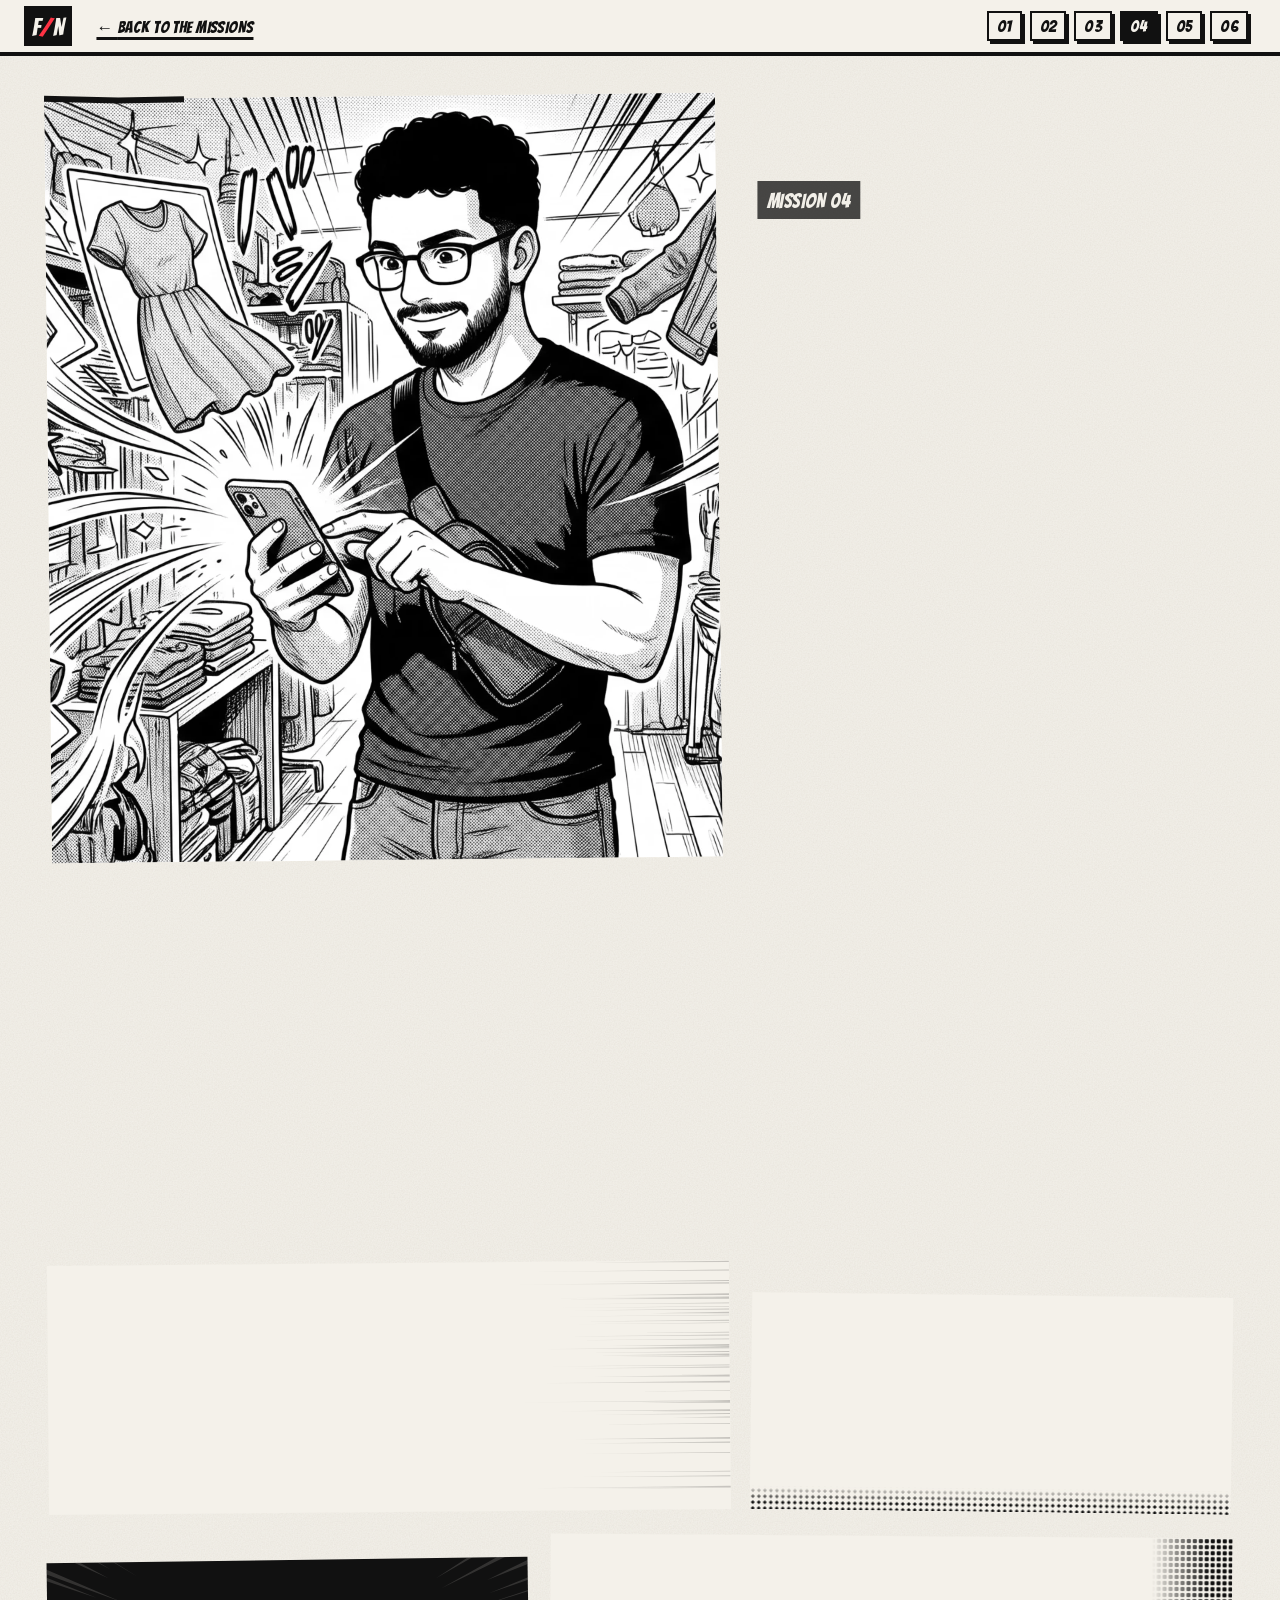
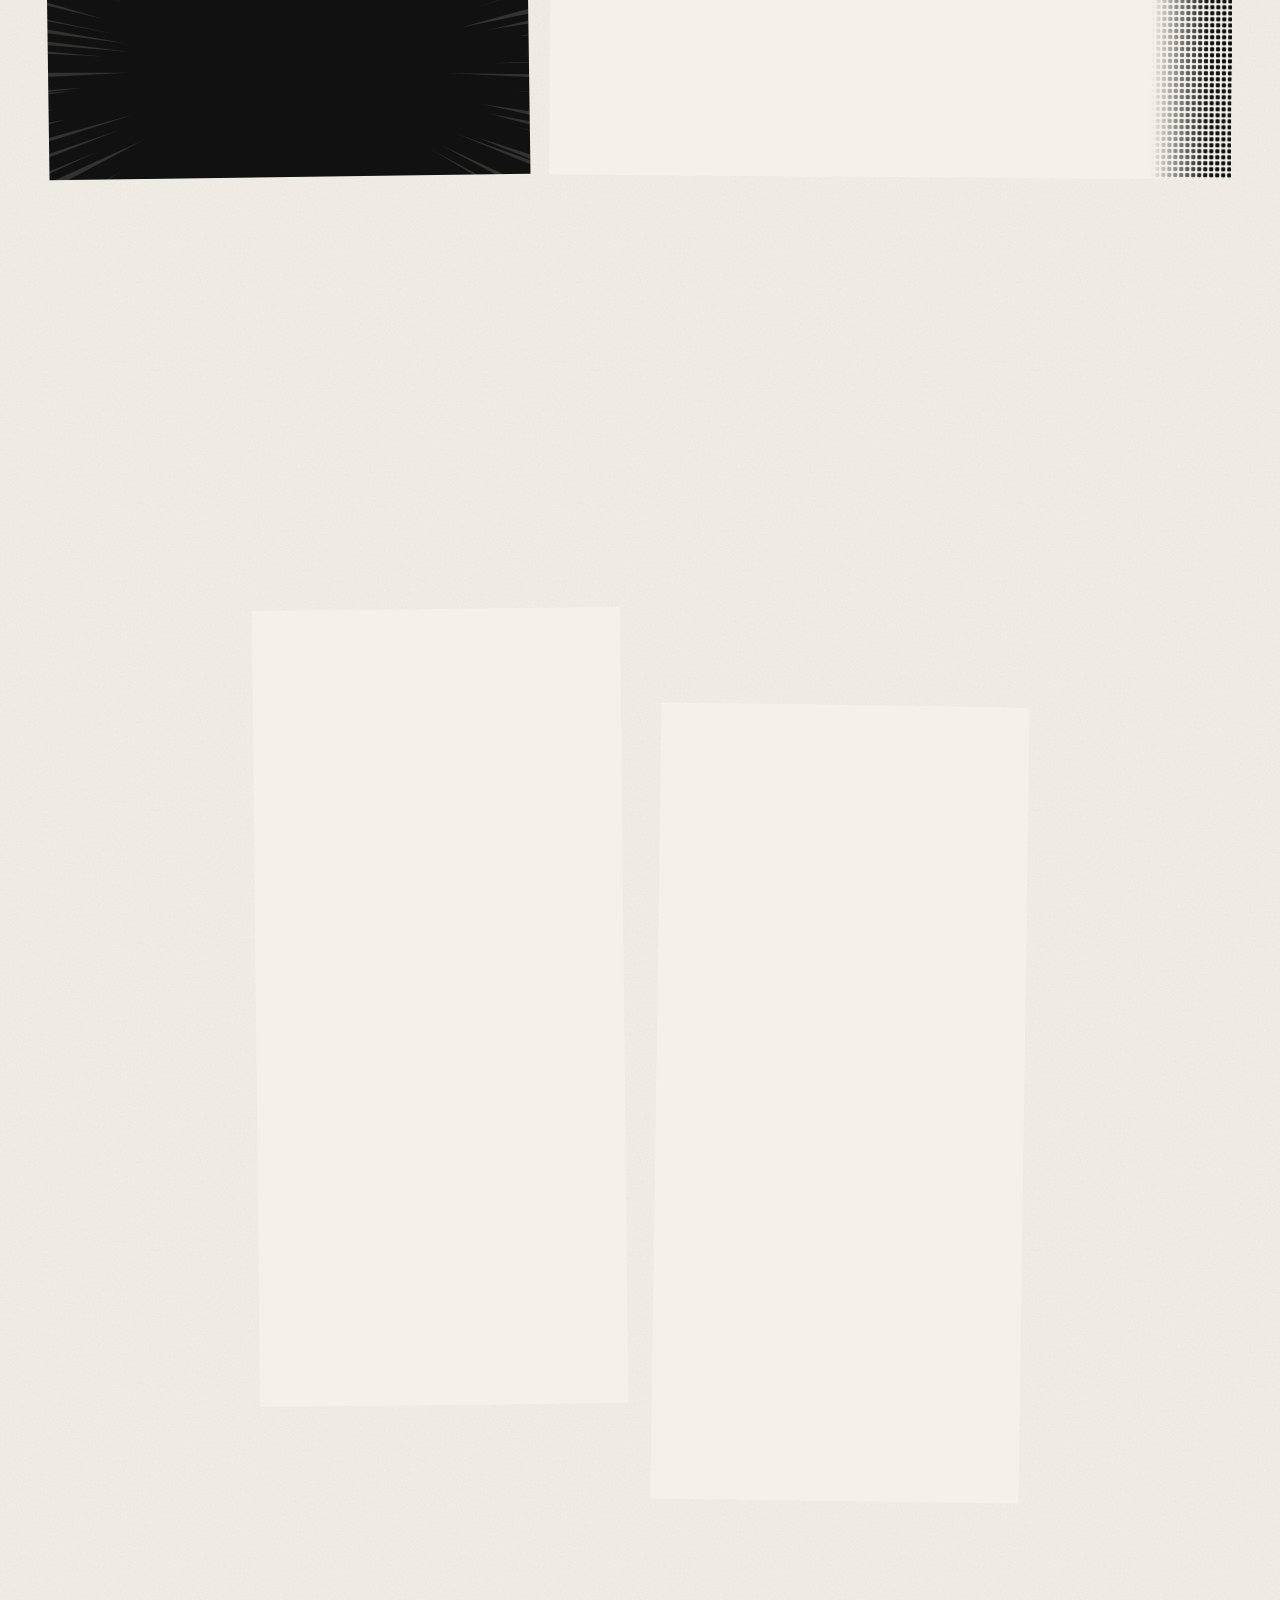
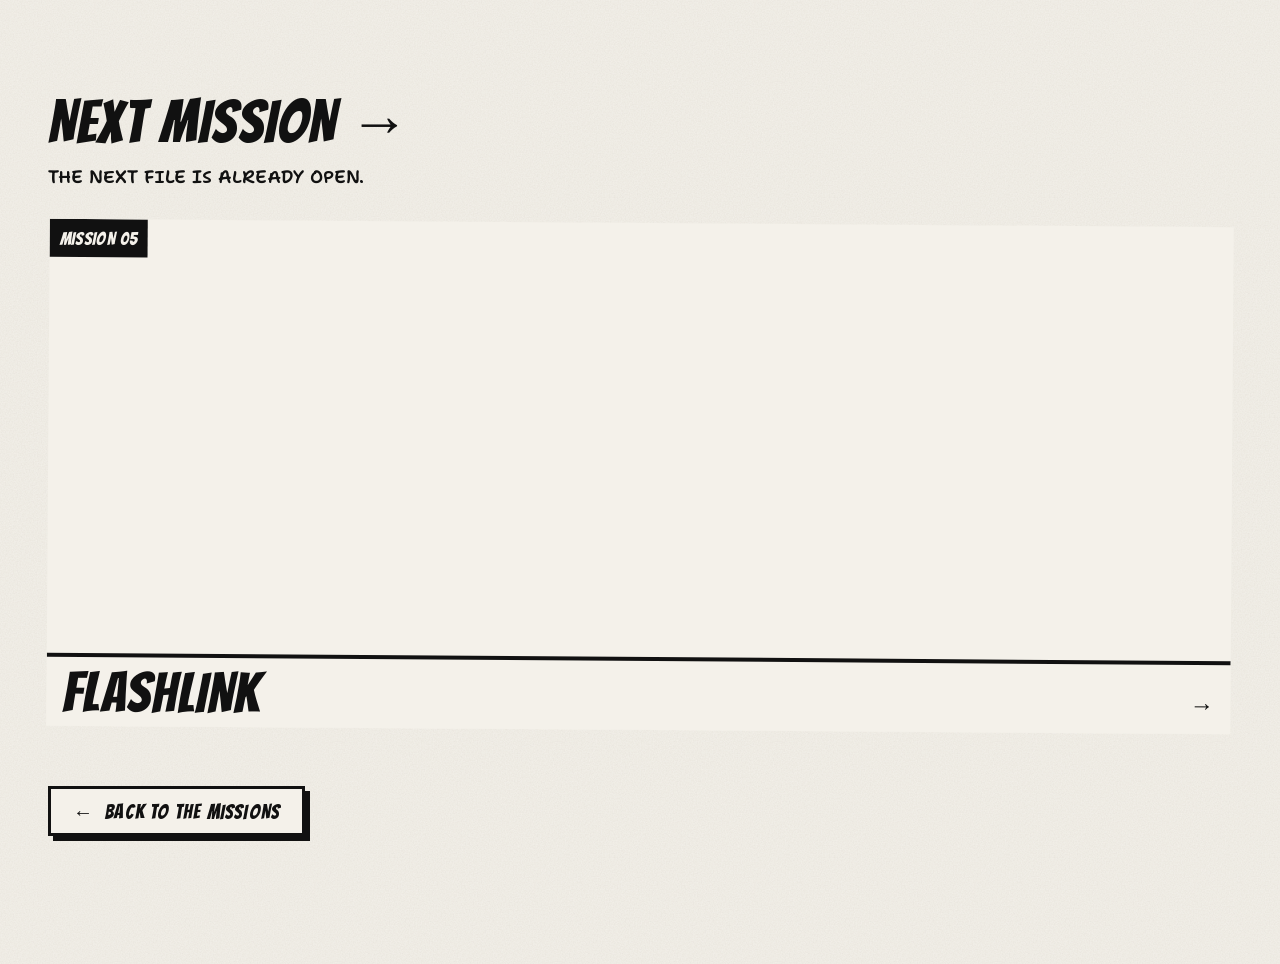
<file: work/fripa.html>
<!DOCTYPE html><!--FgCXgS9N0zm9_QP6vOb_M--><html lang="en"><head><meta charSet="utf-8"/><meta name="viewport" content="width=device-width, initial-scale=1"/><link rel="preload" as="image" imageSrcSet="/_img/manga/mission-fripa-16.webp 16w, /_img/manga/mission-fripa-32.webp 32w, /_img/manga/mission-fripa-48.webp 48w, /_img/manga/mission-fripa-64.webp 64w, /_img/manga/mission-fripa-96.webp 96w, /_img/manga/mission-fripa-128.webp 128w, /_img/manga/mission-fripa-256.webp 256w, /_img/manga/mission-fripa-384.webp 384w, /_img/manga/mission-fripa-640.webp 640w, /_img/manga/mission-fripa-750.webp 750w, /_img/manga/mission-fripa-828.webp 828w, /_img/manga/mission-fripa-1080.webp 1080w, /_img/manga/mission-fripa-1200.webp 1200w, /_img/manga/mission-fripa-1920.webp 1920w, /_img/manga/mission-fripa-2048.webp 2048w, /_img/manga/mission-fripa-3840.webp 3840w" imageSizes="(min-width: 1024px) 1400px, 220vw"/><link rel="stylesheet" href="/_next/static/css/721074fa89608ee7.css" data-precedence="next"/><link rel="stylesheet" href="/_next/static/css/17f7c158eba8ad7c.css" data-precedence="next"/><link rel="stylesheet" href="/_next/static/css/c62b6b5aaa291d5e.css" data-precedence="next"/><link rel="preload" as="script" fetchPriority="low" href="/_next/static/chunks/webpack-a282238ce6d4e478.js"/><script src="/_next/static/chunks/4bd1b696-c023c6e3521b1417.js" async=""></script><script src="/_next/static/chunks/255-379c01dac331dc2b.js" async=""></script><script src="/_next/static/chunks/main-app-199c211e13765c55.js" async=""></script><script src="/_next/static/chunks/118-41cef40eb259bae9.js" async=""></script><script src="/_next/static/chunks/app/work/%5Bslug%5D/page-853ce18fb78f0d6a.js" async=""></script><title>Fripa: Mission 04 — Feres Nefzi</title><meta name="description" content="An online second-hand clothing store built around a swipe interface, with AI helping turn raw product photos into ready-to-sell listings."/><link rel="canonical" href="https://iknight18.github.io/work/fripa"/><meta property="og:title" content="Fripa: Mission 04 — Feres Nefzi"/><meta property="og:description" content="A swipe-to-shop thrift store, with generative AI behind the scenes."/><meta property="og:url" content="https://iknight18.github.io/work/fripa"/><meta property="og:type" content="article"/><meta name="twitter:card" content="summary"/><meta name="twitter:title" content="Fripa: Mission 04 — Feres Nefzi"/><meta name="twitter:description" content="A swipe-to-shop thrift store, with generative AI behind the scenes."/><link rel="icon" href="/icon.svg?4a6fe679d8f6ae91" type="image/svg+xml" sizes="any"/><link rel="apple-touch-icon" href="/apple-icon.png?0b526a90244ce5f0" type="image/png" sizes="180x180"/><script src="/_next/static/chunks/polyfills-42372ed130431b0a.js" noModule=""></script></head><body class="__variable_4e7f7d __variable_2af979 __variable_762edc antialiased"><div hidden=""><!--$--><!--/$--></div><svg aria-hidden="true" focusable="false" width="0" height="0" style="position:absolute;width:0;height:0"><defs><filter id="rough-ink-heavy" x="-10%" y="-10%" width="120%" height="120%"><feTurbulence type="fractalNoise" baseFrequency="0.06" numOctaves="2" seed="3" result="noise"></feTurbulence><feDisplacementMap in="SourceGraphic" in2="noise" scale="5" xChannelSelector="R" yChannelSelector="G"></feDisplacementMap></filter></defs></svg><script>(function(){try{var d=document.documentElement;if(matchMedia("(prefers-reduced-motion: reduce)").matches)return;d.dataset.intro="pending";setTimeout(function(){if(d.dataset.intro==="pending")d.dataset.intro="skipped"},2000)}catch(e){}})();</script><a href="#title-page" class="ink-button sr-only !fixed left-3 top-3 z-[70] focus:not-sr-only">Skip to the mission</a><header data-top-bar="true" class="sticky top-0 z-50 border-b-[4px] border-ink bg-paper"><nav aria-label="Missions" class="mx-auto flex h-[calc(var(--nav-h)-4px)] max-w-[1400px] items-center gap-3 pl-3 sm:gap-5 sm:pl-6 lg:pr-6"><a class="lettering shrink-0 bg-ink px-2 pb-0.5 pt-1.5 text-2xl text-paper" aria-label="Cover: Feres Nefzi" href="/"><span aria-hidden="true">F<span class="text-signal">/</span>N</span></a><a class="lettering shrink-0 whitespace-nowrap px-1 pt-1 text-[1.05rem] tracking-wide underline decoration-[2.5px] underline-offset-4 hover:text-signal-ink" href="/#missions"><span aria-hidden="true">← </span><span class="sm:hidden">Missions</span><span class="hidden sm:inline">Back to the missions</span></a><ul class="no-scrollbar ml-auto flex min-w-0 items-center gap-2 overflow-x-auto py-2 pl-1.5 pr-6 [mask-image:linear-gradient(to_right,#000_calc(100%-1.75rem),transparent)] sm:pr-3 sm:[mask-image:none] lg:pr-2"><li class="shrink-0"><a data-mission-tab="dj-engine" title="DJ Engine" class="lettering relative block border-[2.5px] border-ink bg-paper px-2 pb-1 pt-1.5 text-[1.05rem] shadow-[3px_3px_0_var(--ink)] transition-colors hover:bg-ink hover:text-paper aria-[current]:bg-ink aria-[current]:text-paper" href="/work/dj-engine"><span class="sr-only">Mission<!-- --> </span>01<span class="sr-only">: <!-- -->DJ Engine</span></a></li><li class="shrink-0"><a data-mission-tab="theater-pose" title="Theater Pose Estimation" class="lettering relative block border-[2.5px] border-ink bg-paper px-2 pb-1 pt-1.5 text-[1.05rem] shadow-[3px_3px_0_var(--ink)] transition-colors hover:bg-ink hover:text-paper aria-[current]:bg-ink aria-[current]:text-paper" href="/work/theater-pose"><span class="sr-only">Mission<!-- --> </span>02<span class="sr-only">: <!-- -->Theater Pose Estimation</span></a></li><li class="shrink-0"><a data-mission-tab="claude-workbench" title="Claude Workbench" class="lettering relative block border-[2.5px] border-ink bg-paper px-2 pb-1 pt-1.5 text-[1.05rem] shadow-[3px_3px_0_var(--ink)] transition-colors hover:bg-ink hover:text-paper aria-[current]:bg-ink aria-[current]:text-paper" href="/work/claude-workbench"><span class="sr-only">Mission<!-- --> </span>03<span class="sr-only">: <!-- -->Claude Workbench</span></a></li><li class="shrink-0"><a data-mission-tab="fripa" aria-current="page" title="Fripa" class="lettering relative block border-[2.5px] border-ink bg-paper px-2 pb-1 pt-1.5 text-[1.05rem] shadow-[3px_3px_0_var(--ink)] transition-colors hover:bg-ink hover:text-paper aria-[current]:bg-ink aria-[current]:text-paper" href="/work/fripa"><span class="sr-only">Mission<!-- --> </span>04<span class="sr-only">: <!-- -->Fripa</span></a></li><li class="shrink-0"><a data-mission-tab="flashlink" title="FlashLink" class="lettering relative block border-[2.5px] border-ink bg-paper px-2 pb-1 pt-1.5 text-[1.05rem] shadow-[3px_3px_0_var(--ink)] transition-colors hover:bg-ink hover:text-paper aria-[current]:bg-ink aria-[current]:text-paper" href="/work/flashlink"><span class="sr-only">Mission<!-- --> </span>05<span class="sr-only">: <!-- -->FlashLink</span></a></li><li class="shrink-0"><a data-mission-tab="you-are-the-dj" title="You Are the DJ" class="lettering relative block border-[2.5px] border-ink bg-paper px-2 pb-1 pt-1.5 text-[1.05rem] shadow-[3px_3px_0_var(--ink)] transition-colors hover:bg-ink hover:text-paper aria-[current]:bg-ink aria-[current]:text-paper" href="/work/you-are-the-dj"><span class="sr-only">Mission<!-- --> </span>06<span class="sr-only">: <!-- -->You Are the DJ</span></a></li></ul></nav></header><div class="paper-grain overflow-x-clip"><main class="mx-auto max-w-[1280px] px-4 sm:px-8 lg:px-12"><section id="title-page" aria-labelledby="mission-title" class="relative grid gap-y-8 pb-16 pt-8 lg:min-h-[calc(100svh-var(--nav-h))] lg:grid-cols-12 lg:grid-rows-[1fr_auto_auto_1fr] lg:gap-x-12 lg:py-10"><div class="flex flex-col items-start gap-4 lg:col-span-5 lg:col-start-8 lg:row-start-2"><p data-title-meta="true" class="lettering bg-ink px-2.5 pb-1 pt-1.5 text-xl text-paper">Mission<!-- --> <!-- -->04</p><h1 id="mission-title" class="lettering max-w-full break-words text-[clamp(3.1rem,6.2vw,6rem)] leading-[0.82] [text-shadow:0.05em_0.05em_0_var(--paper),0.085em_0.085em_0_var(--ink)]"><span data-title-word="true" class="inline-block pr-[0.22em]">Fripa</span></h1></div><div data-title-art="true" class="relative lg:col-span-7 lg:col-start-1 lg:row-span-4 lg:row-start-1"><div class="panel aspect-[4/3] sm:aspect-[16/10] lg:aspect-auto lg:h-full lg:min-h-[min(68svh,620px)]" data-panel="true" data-size="lg" style="--tilt:-0.6deg;--stroke-panel:clamp(3px, 0.9vw, 6px)"><div class="panel-body "><div class="halftone absolute inset-0" data-halftone="true"><img alt="Feres swipes on a smartphone as a shirt, a dress and a denim jacket fly out of the screen in a second-hand clothing shop." decoding="async" data-nimg="fill" class="object-cover" style="position:absolute;height:100%;width:100%;left:0;top:0;right:0;bottom:0;object-position:60% 45%;color:transparent" sizes="(min-width: 1024px) 1400px, 220vw" srcSet="/_img/manga/mission-fripa-16.webp 16w, /_img/manga/mission-fripa-32.webp 32w, /_img/manga/mission-fripa-48.webp 48w, /_img/manga/mission-fripa-64.webp 64w, /_img/manga/mission-fripa-96.webp 96w, /_img/manga/mission-fripa-128.webp 128w, /_img/manga/mission-fripa-256.webp 256w, /_img/manga/mission-fripa-384.webp 384w, /_img/manga/mission-fripa-640.webp 640w, /_img/manga/mission-fripa-750.webp 750w, /_img/manga/mission-fripa-828.webp 828w, /_img/manga/mission-fripa-1080.webp 1080w, /_img/manga/mission-fripa-1200.webp 1200w, /_img/manga/mission-fripa-1920.webp 1920w, /_img/manga/mission-fripa-2048.webp 2048w, /_img/manga/mission-fripa-3840.webp 3840w" src="/_img/manga/mission-fripa-3840.webp"/></div><p data-mission-tag="true" class="absolute left-0 top-0 z-[1] flex flex-wrap items-start"><span class="lettering bg-ink px-2.5 pb-1 pt-1.5 text-lg text-paper">commerce</span><span class="lettering border-b-[3px] border-r-[3px] border-ink bg-signal px-2 pb-1 pt-1.5 text-lg text-ink">Team project</span></p></div><svg class="panel-border" viewBox="0 0 1000 1000" preserveAspectRatio="none" aria-hidden="true" focusable="false"><path data-panel-border="true" d="M0.0 -1.0L111.1 2.3L222.2 1.3L333.3 -0.0L444.4 -1.7L555.6 2.1L666.7 -0.9L777.8 -1.4L888.9 1.2L1000.2 0.0L998.7 111.1L998.4 222.2L998.0 333.3L998.2 444.4L999.5 555.6L999.4 666.7L998.8 777.8L1000.7 888.9L1000.0 999.5L888.9 998.8L777.8 1000.3L666.7 1000.5L555.6 999.2L444.4 999.1L333.3 999.8L222.2 999.4L111.1 1000.1L-0.5 1000.0L-1.5 888.9L0.9 777.8L-0.5 666.7L0.2 555.6L-2.2 444.4L-1.8 333.3L-0.4 222.2L-1.0 111.1Z"></path></svg></div><span aria-hidden="true" data-sfx="true" data-tone="signal" class="sfx block w-max absolute -bottom-7 right-2 z-20 lg:-bottom-9 lg:-right-8" style="font-size:clamp(3.25rem, 7vw, 6rem);--tilt:-11deg">SWIPE!</span></div><div data-title-copy="true" class="flex flex-col items-start gap-7 pt-4 lg:col-span-5 lg:col-start-8 lg:row-start-3 lg:pt-2"><p class="bubble max-w-[24rem] text-[clamp(1.1rem,2.2vw,1.4rem)] lg:-ml-16" data-bubble="true" data-tail="left" data-variant="shout"><svg class="bubble-tail" viewBox="0 -16 40 48" aria-hidden="true" focusable="false"><path d="M8 -16 C 10 4, 18 18, 36 30 C 26 14, 24 0, 26 -16 Z"></path></svg><span class="bubble-body ">A swipe-to-shop thrift store, with generative AI behind the scenes.</span><svg class="bubble-tail bubble-tail-patch" viewBox="0 -5 40 6" aria-hidden="true" focusable="false"><path d="M8 -16 C 10 4, 18 18, 36 30 C 26 14, 24 0, 26 -16 Z"></path></svg></p><div data-title-file="true" class="mt-4 w-full max-w-md"><p class="narration text-base">An online second-hand clothing store built around a swipe interface, with AI helping turn raw product photos into ready-to-sell listings.</p><div class="mt-6 flex flex-wrap items-center gap-x-6 gap-y-4"><div><p class="hand text-sm font-semibold uppercase">Case file</p><ul class="mt-1.5 flex flex-wrap gap-2"><li class="border-[2.5px] border-ink bg-paper px-2 py-0.5 text-sm font-bold">Generative AI</li><li class="border-[2.5px] border-ink bg-paper px-2 py-0.5 text-sm font-bold">Real-time web</li><li class="border-[2.5px] border-ink bg-paper px-2 py-0.5 text-sm font-bold">Production engineering</li></ul></div><p class="stamp text-lg" data-stamp="true">Built for production</p></div></div></div></section><section id="features" aria-labelledby="features-title" class="relative py-20 lg:py-28"><header data-chapter-title="true" class="relative mb-12 flex flex-col sm:mb-16 items-start"><svg aria-hidden="true" focusable="false" data-speed-lines="parallel" viewBox="0 0 1000 1000" preserveAspectRatio="none" class="pointer-events-none absolute top-1/2 hidden h-28 w-[38vw] -translate-y-1/2 text-ink/80 lg:block right-[-6vw]"><path d="M64.9 238.8L1000 236.2L1000 241.4ZM713.0 927.0L1000 923.7L1000 930.3ZM710.2 361.0L1000 360.0L1000 361.9ZM20.4 983.9L1000 981.6L1000 986.3ZM339.1 451.9L1000 449.3L1000 454.4ZM165.1 777.4L1000 775.4L1000 779.4ZM110.9 474.1L1000 472.3L1000 475.9ZM681.0 481.5L1000 478.5L1000 484.5ZM481.4 834.2L1000 832.9L1000 835.5ZM658.5 981.8L1000 979.6L1000 983.9ZM669.0 456.3L1000 455.2L1000 457.4ZM170.4 621.6L1000 620.6L1000 622.6ZM55.2 605.6L1000 604.0L1000 607.1ZM485.4 590.5L1000 588.8L1000 592.2ZM216.2 512.5L1000 510.8L1000 514.1ZM94.4 158.2L1000 155.6L1000 160.8ZM2.7 379.3L1000 377.1L1000 381.5ZM559.7 178.1L1000 174.6L1000 181.7ZM380.4 588.0L1000 586.7L1000 589.3ZM616.1 434.0L1000 433.2L1000 434.7ZM180.0 691.6L1000 690.5L1000 692.8ZM193.6 543.0L1000 539.6L1000 546.4ZM445.0 371.3L1000 368.7L1000 374.0ZM372.3 828.6L1000 826.4L1000 830.8ZM32.1 785.7L1000 784.0L1000 787.4ZM594.7 884.8L1000 883.3L1000 886.4ZM213.8 949.7L1000 948.3L1000 951.1ZM529.6 52.1L1000 48.9L1000 55.4ZM592.0 760.0L1000 757.7L1000 762.3ZM437.0 756.4L1000 754.6L1000 758.1ZM595.9 352.3L1000 348.9L1000 355.6ZM240.9 204.5L1000 201.6L1000 207.3ZM548.6 440.4L1000 438.1L1000 442.7ZM674.6 336.8L1000 334.9L1000 338.7ZM187.1 465.9L1000 462.6L1000 469.2ZM576.3 773.8L1000 771.0L1000 776.6ZM692.9 585.0L1000 582.0L1000 588.0ZM327.9 822.8L1000 819.5L1000 826.1ZM189.8 56.9L1000 54.8L1000 58.9ZM66.7 995.1L1000 993.7L1000 996.4ZM114.2 281.9L1000 278.7L1000 285.1ZM35.9 984.9L1000 984.1L1000 985.7ZM571.2 883.7L1000 880.0L1000 887.4ZM56.7 240.9L1000 237.7L1000 244.2ZM328.2 647.9L1000 646.0L1000 649.7ZM729.8 186.0L1000 185.2L1000 186.8Z" fill="currentColor"></path></svg><div data-title-box="true" class="relative flex items-stretch border-[4px] border-ink bg-paper shadow-[7px_7px_0_var(--ink)]"><span aria-hidden="true" data-title-number="true" class="lettering flex items-center bg-ink px-3 pt-1 text-[3.25rem] text-paper sm:px-4 sm:text-[4.5rem]">1</span><h2 id="features-title" class="lettering flex flex-col justify-center px-4 py-2 sm:px-5"><span class="text-base tracking-[0.2em] sm:text-lg">Part<span class="sr-only"> <!-- -->1<!-- -->:</span> </span><span class="text-[2.6rem] sm:text-6xl">The moves</span></h2></div><p data-title-kicker="true" class="hand relative mt-5 max-w-md text-lg font-semibold uppercase leading-snug sm:text-xl">Four panels. Everything this build can do.<svg aria-hidden="true" focusable="false" viewBox="0 0 400 14" preserveAspectRatio="none" class="absolute -bottom-3 left-0 h-3 w-full overflow-visible"><path data-ink-underline="true" d="M3 9 C 70 4, 150 11, 230 6 S 350 3, 397 8" fill="none" stroke="var(--ink)" stroke-width="3.5" stroke-linecap="round" vector-effect="non-scaling-stroke"></path></svg></p></header><ol class="grid gap-x-[var(--gutter)] gap-y-14 md:grid-cols-12 md:gap-y-12"><li data-feature="true" class="relative md:col-span-7"><div class="panel h-full" data-panel="true" data-size="md" style="--tilt:-0.5deg;--stroke-panel:clamp(3px, 0.9vw, 5px)"><div class="panel-body "><svg aria-hidden="true" focusable="false" data-speed-lines="parallel" viewBox="0 0 1000 1000" preserveAspectRatio="none" class="pointer-events-none absolute inset-y-0 right-0 h-full w-1/3 text-ink/20 [mask-image:linear-gradient(to_left,#000,transparent)]"><path d="M338.7 241.5L1000 239.5L1000 243.5ZM214.0 186.1L1000 185.1L1000 187.1ZM400.4 378.2L1000 375.6L1000 380.9ZM638.3 386.1L1000 384.4L1000 387.8ZM592.1 289.9L1000 288.5L1000 291.2ZM111.1 40.1L1000 37.8L1000 42.4ZM705.3 564.2L1000 562.8L1000 565.5ZM162.3 421.3L1000 419.8L1000 422.8ZM411.9 656.0L1000 654.1L1000 657.9ZM156.7 351.3L1000 348.2L1000 354.4ZM604.6 569.5L1000 566.2L1000 572.9ZM334.2 866.3L1000 864.0L1000 868.7ZM239.7 601.6L1000 599.2L1000 604.0ZM389.8 616.1L1000 613.8L1000 618.5ZM294.2 429.6L1000 427.2L1000 431.9ZM260.2 152.0L1000 148.8L1000 155.2ZM393.8 464.4L1000 461.1L1000 467.6ZM294.9 196.9L1000 195.0L1000 198.9ZM471.9 137.2L1000 133.6L1000 140.7ZM512.2 385.7L1000 383.4L1000 388.0ZM246.8 220.6L1000 219.5L1000 221.8ZM739.4 630.4L1000 628.2L1000 632.6ZM741.1 458.2L1000 457.3L1000 459.1ZM580.0 524.2L1000 523.2L1000 525.2ZM289.2 252.0L1000 250.7L1000 253.3ZM402.1 847.4L1000 845.9L1000 849.0ZM366.9 5.2L1000 2.8L1000 7.6ZM619.1 605.1L1000 603.7L1000 606.5ZM150.6 488.3L1000 485.1L1000 491.6ZM251.8 913.1L1000 912.1L1000 914.0ZM364.6 367.0L1000 365.1L1000 368.9ZM331.1 772.7L1000 771.0L1000 774.4ZM468.9 348.0L1000 345.9L1000 350.2ZM197.2 146.8L1000 146.0L1000 147.5ZM462.6 340.9L1000 337.4L1000 344.4ZM381.5 82.2L1000 80.3L1000 84.2ZM552.5 148.8L1000 146.5L1000 151.1ZM341.2 731.5L1000 729.2L1000 733.9ZM46.7 564.2L1000 562.1L1000 566.3ZM318.5 316.8L1000 315.3L1000 318.2ZM101.0 909.2L1000 906.9L1000 911.4ZM336.2 172.1L1000 170.3L1000 173.8ZM3.2 91.9L1000 89.3L1000 94.6ZM270.0 300.9L1000 298.8L1000 303.1ZM306.4 714.3L1000 710.9L1000 717.6ZM649.2 210.5L1000 207.6L1000 213.5Z" fill="currentColor"></path></svg><span aria-hidden="true" data-feature-number="true" class="lettering absolute left-0 top-0 z-[1] px-3 pb-0.5 pt-1.5 text-3xl bg-ink text-paper">01</span><div data-feature-text="true" class="relative pb-10 pl-5 pt-16 sm:pb-12 sm:pl-8 pr-5 sm:pr-8"><h3 class="lettering text-[clamp(2rem,3.4vw,2.9rem)]">Shopping as a game</h3><p class="mt-3 max-w-[34rem] text-[1.02rem] font-medium leading-relaxed ">Swipe right to keep, left to pass, up to save. Passed items can come back once for a last chance.</p></div></div><svg class="panel-border" viewBox="0 0 1000 1000" preserveAspectRatio="none" aria-hidden="true" focusable="false"><path data-panel-border="true" d="M0.0 -0.9L111.1 1.8L222.2 1.8L333.3 -1.8L444.4 -0.2L555.6 -1.4L666.7 0.2L777.8 2.4L888.9 0.5L999.5 0.0L1001.0 111.1L998.9 222.2L1001.5 333.3L999.5 444.4L1001.3 555.6L997.9 666.7L998.8 777.8L998.2 888.9L1000.0 1000.0L888.9 998.3L777.8 999.0L666.7 1001.3L555.6 997.7L444.4 999.2L333.3 1002.2L222.2 1000.8L111.1 998.8L-0.2 1000.0L0.3 888.9L-1.5 777.8L2.3 666.7L1.1 555.6L-0.3 444.4L0.3 333.3L-0.7 222.2L1.0 111.1Z"></path></svg></div><span aria-hidden="true" data-sfx="true" data-tone="signal" class="sfx block w-max absolute z-20 -top-7 right-3" style="font-size:clamp(2.3rem, 4vw, 3.1rem);--tilt:-9deg">SWOOSH!</span></li><li data-feature="true" class="relative md:col-span-5 md:mt-8"><div class="panel h-full" data-panel="true" data-size="md" style="--tilt:0.7deg;--stroke-panel:clamp(3px, 0.9vw, 5px)"><div class="panel-body "><div aria-hidden="true" class="tone tone-fade absolute inset-x-0 bottom-0 h-7" style="--tone-angle:0deg"></div><span aria-hidden="true" data-feature-number="true" class="lettering absolute left-0 top-0 z-[1] px-3 pb-0.5 pt-1.5 text-3xl bg-ink text-paper">02</span><div data-feature-text="true" class="relative pb-10 pl-5 pt-16 sm:pb-12 sm:pl-8 pr-5 sm:pr-8"><h3 class="lettering text-[clamp(2rem,3.4vw,2.9rem)]">AI-assisted listings</h3><p class="mt-3 max-w-[34rem] text-[1.02rem] font-medium leading-relaxed ">Raw product photos are cleaned up and turned into ready-to-publish listings with generative AI.</p></div></div><svg class="panel-border" viewBox="0 0 1000 1000" preserveAspectRatio="none" aria-hidden="true" focusable="false"><path data-panel-border="true" d="M0.0 -0.0L111.1 -1.6L222.2 -0.7L333.3 0.0L444.4 0.2L555.6 0.1L666.7 1.1L777.8 1.1L888.9 1.6L1000.1 0.0L999.9 111.1L1001.8 222.2L1000.9 333.3L1002.1 444.4L999.4 555.6L999.1 666.7L1001.2 777.8L1002.1 888.9L1000.0 999.9L888.9 999.8L777.8 998.8L666.7 999.5L555.6 1000.1L444.4 999.4L333.3 1000.3L222.2 999.8L111.1 1000.8L-0.1 1000.0L1.0 888.9L0.9 777.8L0.8 666.7L0.2 555.6L-0.3 444.4L-1.2 333.3L-2.0 222.2L-1.6 111.1Z"></path></svg></div><span aria-hidden="true" data-sfx="true" data-tone="signal" class="sfx block w-max absolute z-20 -top-8 -right-1 md:-right-4" style="font-size:clamp(2.3rem, 4vw, 3.1rem);--tilt:8deg">POOF!</span></li><li data-feature="true" class="relative md:col-span-5"><div class="panel h-full" data-panel="true" data-size="md" style="--tilt:-0.8deg;--stroke-panel:clamp(3px, 0.9vw, 5px)"><div class="panel-body !bg-ink text-paper"><svg aria-hidden="true" focusable="false" data-speed-lines="radial" viewBox="0 0 1000 1000" preserveAspectRatio="xMidYMid slice" class="pointer-events-none absolute inset-0 h-full w-full text-paper/15"><path d="M922.3 494.8L1259.9 486.6L1260.0 494.6ZM833.8 514.4L1259.6 525.8L1259.0 539.9ZM966.9 552.3L1255.7 580.4L1254.8 588.9ZM902.1 579.9L1247.7 636.2L1243.0 659.9ZM913.7 599.3L1241.8 665.5L1236.1 689.2ZM965.2 626.3L1234.6 694.8L1232.2 703.5ZM890.7 648.8L1214.6 758.8L1205.7 782.2ZM844.4 639.1L1208.0 776.4L1201.3 792.9ZM814.9 663.6L1179.8 839.9L1168.9 860.8ZM793.0 671.9L1159.5 877.6L1151.4 891.5ZM895.2 740.8L1153.5 888.0L1144.4 903.0ZM812.2 735.2L1113.2 949.0L1100.8 965.4ZM842.4 782.4L1092.9 975.5L1079.6 991.6ZM793.2 775.0L1063.5 1010.0L1044.9 1029.8ZM785.6 782.3L1044.1 1030.6L1036.9 1037.9ZM784.3 815.9L1016.6 1057.4L999.9 1072.4ZM718.2 792.0L960.6 1104.5L949.1 1113.1ZM714.9 806.7L938.8 1120.6L933.4 1124.3ZM752.8 911.5L908.4 1140.9L887.2 1154.0ZM703.2 871.2L875.7 1160.6L854.1 1172.5ZM648.3 817.8L827.1 1186.0L815.6 1191.4ZM662.5 948.9L762.5 1213.2L754.8 1216.0ZM630.6 923.9L731.1 1224.0L716.5 1228.5ZM608.4 896.9L704.4 1232.0L696.1 1234.3ZM592.7 916.5L670.6 1240.6L659.6 1243.0ZM548.2 860.3L608.9 1252.2L592.5 1254.3ZM546.7 968.8L585.7 1255.1L565.0 1257.2ZM505.9 964.3L520.1 1259.7L499.2 1260.0ZM491.7 850.1L486.7 1259.9L477.4 1259.7ZM457.3 986.2L443.4 1257.9L423.5 1256.1ZM444.7 895.0L405.5 1254.1L383.8 1251.1ZM418.5 954.9L369.8 1248.8L362.2 1247.4ZM401.0 843.0L300.4 1233.3L278.2 1226.9ZM376.0 889.1L275.0 1225.9L263.5 1222.3ZM363.1 834.7L224.1 1208.1L200.5 1198.5ZM348.5 840.0L198.6 1197.7L182.7 1190.6ZM299.5 884.5L151.4 1175.3L145.8 1172.4ZM310.7 818.8L118.9 1157.5L105.0 1149.3ZM262.2 844.3L76.8 1131.3L59.5 1119.3ZM259.8 808.2L37.2 1102.8L28.5 1096.0ZM260.4 778.8L14.6 1084.8L-5.1 1067.8ZM200.0 796.0L-31.7 1043.0L-50.2 1024.3ZM221.5 744.9L-68.5 1004.4L-72.9 999.4ZM126.0 804.6L-84.0 986.4L-94.6 973.4ZM121.0 761.7L-119.3 940.5L-131.3 923.1ZM132.4 741.2L-130.4 924.5L-140.3 909.4ZM153.2 706.3L-149.8 894.2L-156.6 882.8ZM196.4 644.3L-180.6 838.3L-192.1 814.1ZM100.3 667.1L-198.7 799.0L-203.6 787.4ZM149.8 621.7L-215.3 756.9L-220.5 741.8ZM177.1 591.0L-229.2 714.1L-233.8 697.9ZM35.9 599.5L-240.8 669.9L-245.3 648.8ZM16.8 577.7L-248.9 629.3L-251.7 612.0ZM46.3 541.0L-256.0 578.0L-257.7 558.8ZM72.8 534.0L-256.9 569.1L-258.3 551.5ZM166.2 504.2L-259.7 520.5L-260.0 498.5ZM114.8 469.4L-258.2 447.7L-257.0 432.1ZM167.4 460.6L-255.7 419.6L-253.6 401.5ZM163.6 443.4L-250.9 383.1L-247.9 364.7ZM137.2 422.5L-244.1 345.3L-242.3 337.1ZM116.1 391.8L-233.9 302.5L-229.0 285.2ZM102.5 347.4L-213.1 237.2L-205.8 218.2ZM153.8 356.5L-206.0 218.7L-198.0 199.3ZM128.1 307.4L-180.5 161.7L-169.1 139.6ZM132.1 288.5L-164.3 130.7L-153.3 111.7ZM188.8 304.8L-146.3 100.2L-141.4 92.4ZM171.3 271.0L-127.4 71.1L-119.7 60.1ZM146.2 202.4L-87.9 18.4L-75.2 3.2ZM203.8 233.8L-72.2 -0.2L-58.2 -15.7ZM209.5 205.4L-41.3 -33.5L-25.9 -48.7ZM258.9 214.5L1.8 -73.9L17.6 -87.2ZM226.3 133.7L34.5 -100.8L55.8 -116.6ZM267.3 145.4L79.1 -132.8L87.0 -138.0ZM329.1 216.1L99.1 -145.7L117.1 -156.5ZM282.9 91.6L140.1 -169.4L146.4 -172.7ZM292.2 60.9L168.4 -183.9L181.4 -190.0ZM376.2 173.7L221.5 -207.1L239.2 -213.9ZM352.1 44.8L256.5 -219.9L273.8 -225.6ZM375.0 56.7L289.3 -230.2L298.3 -232.7ZM438.7 156.4L355.5 -246.1L377.6 -250.1ZM426.8 36.6L370.2 -248.8L392.7 -252.4ZM476.9 156.1L437.0 -257.4L461.3 -259.0ZM491.6 70.6L472.2 -259.5L498.1 -260.0ZM514.6 48.3L512.1 -259.9L537.1 -259.1ZM544.8 46.9L567.0 -257.0L582.5 -255.5ZM555.0 78.3L590.0 -254.7L606.6 -252.5ZM573.9 109.1L636.6 -247.6L645.9 -245.9ZM604.1 72.9L668.7 -241.0L691.0 -235.6ZM602.0 170.8L719.7 -227.5L730.2 -224.3ZM648.7 135.2L774.3 -208.8L799.3 -198.6ZM643.0 184.0L809.5 -194.1L817.4 -190.6ZM693.5 147.9L861.0 -168.8L871.1 -163.2ZM731.7 119.8L889.5 -152.6L901.4 -145.4ZM768.9 97.9L918.0 -134.8L927.1 -128.6ZM790.7 133.1L969.2 -97.9L974.8 -93.5ZM745.9 206.9L983.7 -86.2L993.4 -78.1ZM787.6 216.3L1032.8 -41.9L1049.1 -25.4ZM788.4 223.0L1040.3 -34.5L1056.0 -18.1ZM846.8 227.7L1095.6 27.9L1099.8 33.3ZM798.3 273.8L1099.0 32.2L1112.1 49.5ZM868.4 256.9L1127.6 71.3L1141.0 91.7ZM808.4 316.8L1147.3 101.8L1159.3 122.0ZM819.5 337.7L1172.6 146.1L1182.4 165.5ZM914.9 321.9L1193.0 187.9L1203.6 212.7ZM918.2 349.4L1212.1 234.6L1217.9 250.6ZM893.1 378.1L1224.8 271.3L1227.0 278.4ZM858.6 419.6L1238.5 320.6L1244.5 347.1ZM916.8 425.4L1245.8 353.9L1250.2 378.3ZM978.3 439.6L1252.3 391.9L1255.5 417.6ZM989.3 476.0L1258.5 452.9L1259.5 472.7Z" fill="currentColor"></path></svg><span aria-hidden="true" data-feature-number="true" class="lettering absolute left-0 top-0 z-[1] px-3 pb-0.5 pt-1.5 text-3xl bg-paper text-ink">03</span><div data-feature-text="true" class="relative pb-10 pl-5 pt-16 sm:pb-12 sm:pl-8 pr-5 sm:pr-8"><h3 class="lettering text-[clamp(2rem,3.4vw,2.9rem)]">Live stock</h3><p class="mt-3 max-w-[34rem] text-[1.02rem] font-medium leading-relaxed text-paper/90">When someone reserves an item, it disappears from everyone else&#x27;s deck in real time.</p></div></div><svg class="panel-border" viewBox="0 0 1000 1000" preserveAspectRatio="none" aria-hidden="true" focusable="false"><path data-panel-border="true" d="M0.0 0.8L111.1 -1.4L222.2 0.3L333.3 -1.2L444.4 0.0L555.6 -0.6L666.7 1.5L777.8 0.7L888.9 -2.2L999.7 0.0L999.1 111.1L1002.1 222.2L1000.5 333.3L1000.3 444.4L1000.7 555.6L997.7 666.7L998.7 777.8L1000.8 888.9L1000.0 1000.4L888.9 999.7L777.8 998.2L666.7 999.0L555.6 1002.2L444.4 998.8L333.3 999.8L222.2 1001.3L111.1 997.8L0.8 1000.0L-0.2 888.9L1.0 777.8L-1.3 666.7L-1.8 555.6L-1.3 444.4L-1.1 333.3L0.1 222.2L-0.4 111.1Z"></path></svg></div><span aria-hidden="true" data-sfx="true" data-tone="signal" class="sfx block w-max absolute z-20 -top-7 right-4 md:top-auto md:-bottom-7" style="font-size:clamp(2.3rem, 4vw, 3.1rem);--tilt:6deg">FWIP!</span></li><li data-feature="true" class="relative md:col-span-7 md:-mt-6"><div class="panel h-full" data-panel="true" data-size="md" style="--tilt:0.4deg;--stroke-panel:clamp(3px, 0.9vw, 5px)"><div class="panel-body "><div aria-hidden="true" class="tone tone-dense tone-fade absolute inset-y-0 right-0 w-[14%]" style="--tone-angle:270deg"></div><span aria-hidden="true" data-feature-number="true" class="lettering absolute left-0 top-0 z-[1] px-3 pb-0.5 pt-1.5 text-3xl bg-ink text-paper">04</span><div data-feature-text="true" class="relative pb-10 pl-5 pt-16 sm:pb-12 sm:pl-8 pr-[16%]"><h3 class="lettering text-[clamp(2rem,3.4vw,2.9rem)]">Full back office</h3><p class="mt-3 max-w-[34rem] text-[1.02rem] font-medium leading-relaxed ">Stock, orders, customers, promotions and analytics in one admin dashboard.</p></div></div><svg class="panel-border" viewBox="0 0 1000 1000" preserveAspectRatio="none" aria-hidden="true" focusable="false"><path data-panel-border="true" d="M0.0 -0.2L111.1 0.5L222.2 1.1L333.3 0.8L444.4 -1.1L555.6 -0.3L666.7 -0.4L777.8 -1.0L888.9 1.3L1000.4 0.0L1000.1 111.1L998.7 222.2L999.9 333.3L997.8 444.4L999.9 555.6L1001.2 666.7L1001.8 777.8L1000.0 888.9L1000.0 1000.9L888.9 1000.7L777.8 1001.3L666.7 999.9L555.6 998.3L444.4 999.4L333.3 998.4L222.2 997.7L111.1 997.9L0.3 1000.0L-0.4 888.9L1.5 777.8L-0.0 666.7L-2.0 555.6L-1.5 444.4L0.4 333.3L0.7 222.2L1.5 111.1Z"></path></svg></div><span aria-hidden="true" data-sfx="true" data-tone="signal" class="sfx block w-max absolute z-20 -top-8 right-5 md:top-auto md:-bottom-8" style="font-size:clamp(2rem, 3.4vw, 2.6rem);--tilt:-7deg">KA-CHING!</span></li></ol></section><section id="shots" aria-labelledby="shots-title" class="relative py-16 lg:py-24"><header data-chapter-title="true" class="relative mb-12 flex flex-col sm:mb-16 items-end text-right"><svg aria-hidden="true" focusable="false" data-speed-lines="parallel" viewBox="0 0 1000 1000" preserveAspectRatio="none" class="pointer-events-none absolute top-1/2 hidden h-28 w-[38vw] -translate-y-1/2 text-ink/80 lg:block left-[-14vw]" style="scale:-1 1"><path d="M338.7 241.5L1000 239.5L1000 243.5ZM214.0 186.1L1000 185.1L1000 187.1ZM400.4 378.2L1000 375.6L1000 380.9ZM638.3 386.1L1000 384.4L1000 387.8ZM592.1 289.9L1000 288.5L1000 291.2ZM111.1 40.1L1000 37.8L1000 42.4ZM705.3 564.2L1000 562.8L1000 565.5ZM162.3 421.3L1000 419.8L1000 422.8ZM411.9 656.0L1000 654.1L1000 657.9ZM156.7 351.3L1000 348.2L1000 354.4ZM604.6 569.5L1000 566.2L1000 572.9ZM334.2 866.3L1000 864.0L1000 868.7ZM239.7 601.6L1000 599.2L1000 604.0ZM389.8 616.1L1000 613.8L1000 618.5ZM294.2 429.6L1000 427.2L1000 431.9ZM260.2 152.0L1000 148.8L1000 155.2ZM393.8 464.4L1000 461.1L1000 467.6ZM294.9 196.9L1000 195.0L1000 198.9ZM471.9 137.2L1000 133.6L1000 140.7ZM512.2 385.7L1000 383.4L1000 388.0ZM246.8 220.6L1000 219.5L1000 221.8ZM739.4 630.4L1000 628.2L1000 632.6ZM741.1 458.2L1000 457.3L1000 459.1ZM580.0 524.2L1000 523.2L1000 525.2ZM289.2 252.0L1000 250.7L1000 253.3ZM402.1 847.4L1000 845.9L1000 849.0ZM366.9 5.2L1000 2.8L1000 7.6ZM619.1 605.1L1000 603.7L1000 606.5ZM150.6 488.3L1000 485.1L1000 491.6ZM251.8 913.1L1000 912.1L1000 914.0ZM364.6 367.0L1000 365.1L1000 368.9ZM331.1 772.7L1000 771.0L1000 774.4ZM468.9 348.0L1000 345.9L1000 350.2ZM197.2 146.8L1000 146.0L1000 147.5ZM462.6 340.9L1000 337.4L1000 344.4ZM381.5 82.2L1000 80.3L1000 84.2ZM552.5 148.8L1000 146.5L1000 151.1ZM341.2 731.5L1000 729.2L1000 733.9ZM46.7 564.2L1000 562.1L1000 566.3ZM318.5 316.8L1000 315.3L1000 318.2ZM101.0 909.2L1000 906.9L1000 911.4ZM336.2 172.1L1000 170.3L1000 173.8ZM3.2 91.9L1000 89.3L1000 94.6ZM270.0 300.9L1000 298.8L1000 303.1ZM306.4 714.3L1000 710.9L1000 717.6ZM649.2 210.5L1000 207.6L1000 213.5Z" fill="currentColor"></path></svg><div data-title-box="true" class="relative flex items-stretch border-[4px] border-ink bg-paper shadow-[7px_7px_0_var(--ink)]"><span aria-hidden="true" data-title-number="true" class="lettering flex items-center bg-ink px-3 pt-1 text-[3.25rem] text-paper sm:px-4 sm:text-[4.5rem]">2</span><h2 id="shots-title" class="lettering flex flex-col justify-center px-4 py-2 sm:px-5"><span class="text-base tracking-[0.2em] sm:text-lg">Part<span class="sr-only"> <!-- -->2<!-- -->:</span> </span><span class="text-[2.6rem] sm:text-6xl">The evidence</span></h2></div><p data-title-kicker="true" class="hand relative mt-5 max-w-md text-lg font-semibold uppercase leading-snug sm:text-xl">Straight off the screen.<svg aria-hidden="true" focusable="false" viewBox="0 0 400 14" preserveAspectRatio="none" class="absolute -bottom-3 left-0 h-3 w-full overflow-visible"><path data-ink-underline="true" d="M3 9 C 70 4, 150 11, 230 6 S 350 3, 397 8" fill="none" stroke="var(--ink)" stroke-width="3.5" stroke-linecap="round" vector-effect="non-scaling-stroke"></path></svg></p></header><div class="mx-auto grid max-w-3xl grid-cols-2 gap-x-[calc(var(--gutter)*1.6)]"><figure data-shot="true" class="relative flex flex-col "><div class="panel " data-panel="true" data-size="md" style="--tilt:-0.6deg;--stroke-panel:clamp(3px, 0.9vw, 5px);aspect-ratio:780 / 1688"><div class="panel-body "><div data-halftone="true" class="halftone absolute inset-0"><img alt="Swipe card for a striped shirt on sale, with size, condition and price" loading="lazy" decoding="async" data-nimg="fill" class="object-cover" style="position:absolute;height:100%;width:100%;left:0;top:0;right:0;bottom:0;color:transparent" sizes="(min-width: 768px) 360px, 50vw" srcSet="/_img/screens/fripa/deck-shirt-384.webp 384w, /_img/screens/fripa/deck-shirt-640.webp 640w, /_img/screens/fripa/deck-shirt-750.webp 750w, /_img/screens/fripa/deck-shirt-828.webp 828w, /_img/screens/fripa/deck-shirt-1080.webp 1080w, /_img/screens/fripa/deck-shirt-1200.webp 1200w, /_img/screens/fripa/deck-shirt-1920.webp 1920w, /_img/screens/fripa/deck-shirt-2048.webp 2048w, /_img/screens/fripa/deck-shirt-3840.webp 3840w" src="/_img/screens/fripa/deck-shirt-3840.webp"/></div></div><svg class="panel-border" viewBox="0 0 1000 1000" preserveAspectRatio="none" aria-hidden="true" focusable="false"><path data-panel-border="true" d="M0.0 -1.0L111.1 2.3L222.2 1.3L333.3 -0.0L444.4 -1.7L555.6 2.1L666.7 -0.9L777.8 -1.4L888.9 1.2L1000.2 0.0L998.7 111.1L998.4 222.2L998.0 333.3L998.2 444.4L999.5 555.6L999.4 666.7L998.8 777.8L1000.7 888.9L1000.0 999.5L888.9 998.8L777.8 1000.3L666.7 1000.5L555.6 999.2L444.4 999.1L333.3 999.8L222.2 999.4L111.1 1000.1L-0.5 1000.0L-1.5 888.9L0.9 777.8L-0.5 666.7L0.2 555.6L-2.2 444.4L-1.8 333.3L-0.4 222.2L-1.0 111.1Z"></path></svg></div><figcaption class="relative z-10 -mt-3 ml-2 mr-1 sm:ml-4 sm:mr-6"><p class="narration text-[0.8rem] sm:text-[0.95rem]">The swipe deck: one piece at a time, keep it or pass.</p></figcaption></figure><figure data-shot="true" class="relative flex flex-col mt-14 sm:mt-24"><div class="panel " data-panel="true" data-size="md" style="--tilt:0.8deg;--stroke-panel:clamp(3px, 0.9vw, 5px);aspect-ratio:780 / 1688"><div class="panel-body "><div data-halftone="true" class="halftone absolute inset-0"><img alt="Swipe card for a printed long dress marked down to 10 dinars" loading="lazy" decoding="async" data-nimg="fill" class="object-cover" style="position:absolute;height:100%;width:100%;left:0;top:0;right:0;bottom:0;color:transparent" sizes="(min-width: 768px) 360px, 50vw" srcSet="/_img/screens/fripa/deck-dress-384.webp 384w, /_img/screens/fripa/deck-dress-640.webp 640w, /_img/screens/fripa/deck-dress-750.webp 750w, /_img/screens/fripa/deck-dress-828.webp 828w, /_img/screens/fripa/deck-dress-1080.webp 1080w, /_img/screens/fripa/deck-dress-1200.webp 1200w, /_img/screens/fripa/deck-dress-1920.webp 1920w, /_img/screens/fripa/deck-dress-2048.webp 2048w, /_img/screens/fripa/deck-dress-3840.webp 3840w" src="/_img/screens/fripa/deck-dress-3840.webp"/></div></div><svg class="panel-border" viewBox="0 0 1000 1000" preserveAspectRatio="none" aria-hidden="true" focusable="false"><path data-panel-border="true" d="M0.0 0.1L111.1 -2.1L222.2 -0.2L333.3 -1.7L444.4 1.7L555.6 1.4L666.7 2.2L777.8 0.1L888.9 0.9L999.4 0.0L1002.1 111.1L1002.3 222.2L999.6 333.3L998.6 444.4L1001.2 555.6L1002.4 666.7L1001.2 777.8L999.7 888.9L1000.0 1000.4L888.9 999.4L777.8 1002.3L666.7 1000.3L555.6 998.6L444.4 999.6L333.3 997.9L222.2 1001.3L111.1 999.5L0.2 1000.0L-2.1 888.9L-1.5 777.8L-1.2 666.7L1.2 555.6L1.7 444.4L0.9 333.3L-2.3 222.2L0.5 111.1Z"></path></svg></div><figcaption class="relative z-10 -mt-3 ml-2 mr-1 sm:ml-4 sm:mr-6"><p class="narration text-[0.8rem] sm:text-[0.95rem]">Sale prices and condition at a glance.</p></figcaption></figure></div></section><section id="next" aria-labelledby="next-title" class="relative pb-24 pt-16 lg:pb-32"><h2 id="next-title" class="lettering mb-3 text-[clamp(2.4rem,5vw,3.75rem)]">Next mission<!-- --> <span aria-hidden="true">→</span></h2><p class="hand mb-8 text-lg font-semibold uppercase">The next file is already open.</p><div data-next="true" class="relative"><a aria-label="Mission 05: FlashLink" class="group block focus-visible:outline-offset-8" href="/work/flashlink"><div class="panel aspect-[4/3] motion-safe:transition-transform motion-safe:duration-200 motion-safe:group-hover:-translate-y-1 sm:aspect-[21/9]" data-panel="true" data-size="lg" style="--tilt:0.4deg;--stroke-panel:clamp(3px, 0.9vw, 6px)"><div class="panel-body "><div class="halftone absolute inset-0" data-halftone="true"><img alt="At night, Feres holds up a phone whose flashlight sends a dotted beam of light across the room to a laptop camera." loading="lazy" decoding="async" data-nimg="fill" class="object-cover" style="position:absolute;height:100%;width:100%;left:0;top:0;right:0;bottom:0;object-position:30% 45%;color:transparent" sizes="(min-width: 1280px) 1180px, (min-width: 640px) 100vw, 135vw" srcSet="/_img/manga/mission-flashlink-640.webp 640w, /_img/manga/mission-flashlink-750.webp 750w, /_img/manga/mission-flashlink-828.webp 828w, /_img/manga/mission-flashlink-1080.webp 1080w, /_img/manga/mission-flashlink-1200.webp 1200w, /_img/manga/mission-flashlink-1920.webp 1920w, /_img/manga/mission-flashlink-2048.webp 2048w, /_img/manga/mission-flashlink-3840.webp 3840w" src="/_img/manga/mission-flashlink-3840.webp"/></div><span class="lettering absolute left-0 top-0 z-[1] bg-ink px-2.5 pb-1 pt-1.5 text-lg text-paper">Mission<!-- --> <!-- -->05</span><span class="absolute inset-x-0 bottom-0 z-[1] flex items-end justify-between gap-4 border-t-[4px] border-ink bg-paper px-4 pb-2 pt-2.5"><span class="lettering text-[clamp(1.9rem,4.5vw,3.5rem)]">FlashLink</span><span aria-hidden="true" class="lettering shrink-0 pb-1 text-2xl group-hover:text-signal-ink">→</span></span></div><svg class="panel-border" viewBox="0 0 1000 1000" preserveAspectRatio="none" aria-hidden="true" focusable="false"><path data-panel-border="true" d="M0.0 -0.2L111.1 0.5L222.2 1.1L333.3 0.8L444.4 -1.1L555.6 -0.3L666.7 -0.4L777.8 -1.0L888.9 1.3L1000.4 0.0L1000.1 111.1L998.7 222.2L999.9 333.3L997.8 444.4L999.9 555.6L1001.2 666.7L1001.8 777.8L1000.0 888.9L1000.0 1000.9L888.9 1000.7L777.8 1001.3L666.7 999.9L555.6 998.3L444.4 999.4L333.3 998.4L222.2 997.7L111.1 997.9L0.3 1000.0L-0.4 888.9L1.5 777.8L-0.0 666.7L-2.0 555.6L-1.5 444.4L0.4 333.3L0.7 222.2L1.5 111.1Z"></path></svg></div></a><span aria-hidden="true" data-sfx="true" data-tone="signal" class="sfx block w-max absolute -top-8 right-2 z-20 lg:-right-6 lg:-top-10" style="font-size:clamp(2.6rem, 6vw, 4.75rem);--tilt:-9deg">FWOOSH!</span></div><p class="mt-14"><a class="ink-button" href="/#missions"><span aria-hidden="true">←</span> <!-- -->Back to the missions</a></p></section></main><!--$!--><template data-dgst="BAILOUT_TO_CLIENT_SIDE_RENDERING"></template><!--/$--></div><!--$--><!--/$--><script src="/_next/static/chunks/webpack-a282238ce6d4e478.js" id="_R_" async=""></script><script>(self.__next_f=self.__next_f||[]).push([0])</script><script>self.__next_f.push([1,"1:\"$Sreact.fragment\"\n2:I[9766,[],\"\"]\n3:I[8924,[],\"\"]\n5:I[4431,[],\"OutletBoundary\"]\n7:I[5278,[],\"AsyncMetadataOutlet\"]\n9:I[4431,[],\"ViewportBoundary\"]\nb:I[4431,[],\"MetadataBoundary\"]\nc:\"$Sreact.suspense\"\ne:I[7150,[],\"\"]\n:HL[\"/_next/static/css/721074fa89608ee7.css\",\"style\"]\n:HL[\"/_next/static/css/17f7c158eba8ad7c.css\",\"style\"]\n:HL[\"/_next/static/css/c62b6b5aaa291d5e.css\",\"style\"]\n"])</script><script>self.__next_f.push([1,"0:{\"P\":null,\"b\":\"FgCXgS9N0zm9-QP6vOb_M\",\"p\":\"\",\"c\":[\"\",\"work\",\"fripa\"],\"i\":false,\"f\":[[[\"\",{\"children\":[\"work\",{\"children\":[[\"slug\",\"fripa\",\"d\"],{\"children\":[\"__PAGE__\",{}]}]}]},\"$undefined\",\"$undefined\",true],[\"\",[\"$\",\"$1\",\"c\",{\"children\":[[[\"$\",\"link\",\"0\",{\"rel\":\"stylesheet\",\"href\":\"/_next/static/css/721074fa89608ee7.css\",\"precedence\":\"next\",\"crossOrigin\":\"$undefined\",\"nonce\":\"$undefined\"}],[\"$\",\"link\",\"1\",{\"rel\":\"stylesheet\",\"href\":\"/_next/static/css/17f7c158eba8ad7c.css\",\"precedence\":\"next\",\"crossOrigin\":\"$undefined\",\"nonce\":\"$undefined\"}],[\"$\",\"link\",\"2\",{\"rel\":\"stylesheet\",\"href\":\"/_next/static/css/c62b6b5aaa291d5e.css\",\"precedence\":\"next\",\"crossOrigin\":\"$undefined\",\"nonce\":\"$undefined\"}]],[\"$\",\"html\",null,{\"lang\":\"en\",\"suppressHydrationWarning\":true,\"children\":[\"$\",\"body\",null,{\"className\":\"__variable_4e7f7d __variable_2af979 __variable_762edc antialiased\",\"children\":[[\"$\",\"svg\",null,{\"aria-hidden\":\"true\",\"focusable\":\"false\",\"width\":\"0\",\"height\":\"0\",\"style\":{\"position\":\"absolute\",\"width\":0,\"height\":0},\"children\":[\"$\",\"defs\",null,{\"children\":[\"$\",\"filter\",null,{\"id\":\"rough-ink-heavy\",\"x\":\"-10%\",\"y\":\"-10%\",\"width\":\"120%\",\"height\":\"120%\",\"children\":[[\"$\",\"feTurbulence\",null,{\"type\":\"fractalNoise\",\"baseFrequency\":\"0.06\",\"numOctaves\":\"2\",\"seed\":\"3\",\"result\":\"noise\"}],[\"$\",\"feDisplacementMap\",null,{\"in\":\"SourceGraphic\",\"in2\":\"noise\",\"scale\":\"5\",\"xChannelSelector\":\"R\",\"yChannelSelector\":\"G\"}]]}]}]}],[\"$\",\"$L2\",null,{\"parallelRouterKey\":\"children\",\"error\":\"$undefined\",\"errorStyles\":\"$undefined\",\"errorScripts\":\"$undefined\",\"template\":[\"$\",\"$L3\",null,{}],\"templateStyles\":\"$undefined\",\"templateScripts\":\"$undefined\",\"notFound\":[[[\"$\",\"title\",null,{\"children\":\"404: This page could not be found.\"}],[\"$\",\"div\",null,{\"style\":{\"fontFamily\":\"system-ui,\\\"Segoe UI\\\",Roboto,Helvetica,Arial,sans-serif,\\\"Apple Color Emoji\\\",\\\"Segoe UI Emoji\\\"\",\"height\":\"100vh\",\"textAlign\":\"center\",\"display\":\"flex\",\"flexDirection\":\"column\",\"alignItems\":\"center\",\"justifyContent\":\"center\"},\"children\":[\"$\",\"div\",null,{\"children\":[[\"$\",\"style\",null,{\"dangerouslySetInnerHTML\":{\"__html\":\"body{color:#000;background:#fff;margin:0}.next-error-h1{border-right:1px solid rgba(0,0,0,.3)}@media (prefers-color-scheme:dark){body{color:#fff;background:#000}.next-error-h1{border-right:1px solid rgba(255,255,255,.3)}}\"}}],[\"$\",\"h1\",null,{\"className\":\"next-error-h1\",\"style\":{\"display\":\"inline-block\",\"margin\":\"0 20px 0 0\",\"padding\":\"0 23px 0 0\",\"fontSize\":24,\"fontWeight\":500,\"verticalAlign\":\"top\",\"lineHeight\":\"49px\"},\"children\":404}],[\"$\",\"div\",null,{\"style\":{\"display\":\"inline-block\"},\"children\":[\"$\",\"h2\",null,{\"style\":{\"fontSize\":14,\"fontWeight\":400,\"lineHeight\":\"49px\",\"margin\":0},\"children\":\"This page could not be found.\"}]}]]}]}]],[]],\"forbidden\":\"$undefined\",\"unauthorized\":\"$undefined\"}]]}]}]]}],{\"children\":[\"work\",[\"$\",\"$1\",\"c\",{\"children\":[null,[\"$\",\"$L2\",null,{\"parallelRouterKey\":\"children\",\"error\":\"$undefined\",\"errorStyles\":\"$undefined\",\"errorScripts\":\"$undefined\",\"template\":[\"$\",\"$L3\",null,{}],\"templateStyles\":\"$undefined\",\"templateScripts\":\"$undefined\",\"notFound\":\"$undefined\",\"forbidden\":\"$undefined\",\"unauthorized\":\"$undefined\"}]]}],{\"children\":[[\"slug\",\"fripa\",\"d\"],[\"$\",\"$1\",\"c\",{\"children\":[null,[\"$\",\"$L2\",null,{\"parallelRouterKey\":\"children\",\"error\":\"$undefined\",\"errorStyles\":\"$undefined\",\"errorScripts\":\"$undefined\",\"template\":[\"$\",\"$L3\",null,{}],\"templateStyles\":\"$undefined\",\"templateScripts\":\"$undefined\",\"notFound\":\"$undefined\",\"forbidden\":\"$undefined\",\"unauthorized\":\"$undefined\"}]]}],{\"children\":[\"__PAGE__\",[\"$\",\"$1\",\"c\",{\"children\":[\"$L4\",null,[\"$\",\"$L5\",null,{\"children\":[\"$L6\",[\"$\",\"$L7\",null,{\"promise\":\"$@8\"}]]}]]}],{},null,false]},null,false]},null,false]},null,false],[\"$\",\"$1\",\"h\",{\"children\":[null,[[\"$\",\"$L9\",null,{\"children\":\"$La\"}],null],[\"$\",\"$Lb\",null,{\"children\":[\"$\",\"div\",null,{\"hidden\":true,\"children\":[\"$\",\"$c\",null,{\"fallback\":null,\"children\":\"$Ld\"}]}]}]]}],false]],\"m\":\"$undefined\",\"G\":[\"$e\",[]],\"s\":false,\"S\":true}\n"])</script><script>self.__next_f.push([1,"f:I[2619,[\"118\",\"static/chunks/118-41cef40eb259bae9.js\",\"774\",\"static/chunks/app/work/%5Bslug%5D/page-853ce18fb78f0d6a.js\"],\"\"]\n"])</script><script>self.__next_f.push([1,"4:[[\"$\",\"script\",null,{\"dangerouslySetInnerHTML\":{\"__html\":\"(function(){try{var d=document.documentElement;if(matchMedia(\\\"(prefers-reduced-motion: reduce)\\\").matches)return;d.dataset.intro=\\\"pending\\\";setTimeout(function(){if(d.dataset.intro===\\\"pending\\\")d.dataset.intro=\\\"skipped\\\"},2000)}catch(e){}})();\"}}],[[\"$\",\"a\",null,{\"href\":\"#title-page\",\"className\":\"ink-button sr-only !fixed left-3 top-3 z-[70] focus:not-sr-only\",\"children\":\"Skip to the mission\"}],[\"$\",\"header\",null,{\"data-top-bar\":true,\"className\":\"sticky top-0 z-50 border-b-[4px] border-ink bg-paper\",\"children\":[\"$\",\"nav\",null,{\"aria-label\":\"Missions\",\"className\":\"mx-auto flex h-[calc(var(--nav-h)-4px)] max-w-[1400px] items-center gap-3 pl-3 sm:gap-5 sm:pl-6 lg:pr-6\",\"children\":[[\"$\",\"$Lf\",null,{\"href\":\"/\",\"className\":\"lettering shrink-0 bg-ink px-2 pb-0.5 pt-1.5 text-2xl text-paper\",\"aria-label\":\"Cover: Feres Nefzi\",\"children\":[\"$\",\"span\",null,{\"aria-hidden\":\"true\",\"children\":[\"F\",[\"$\",\"span\",null,{\"className\":\"text-signal\",\"children\":\"/\"}],\"N\"]}]}],[\"$\",\"$Lf\",null,{\"href\":\"/#missions\",\"className\":\"lettering shrink-0 whitespace-nowrap px-1 pt-1 text-[1.05rem] tracking-wide underline decoration-[2.5px] underline-offset-4 hover:text-signal-ink\",\"children\":[[\"$\",\"span\",null,{\"aria-hidden\":\"true\",\"children\":\"← \"}],[\"$\",\"span\",null,{\"className\":\"sm:hidden\",\"children\":\"Missions\"}],[\"$\",\"span\",null,{\"className\":\"hidden sm:inline\",\"children\":\"Back to the missions\"}]]}],[\"$\",\"ul\",null,{\"className\":\"no-scrollbar ml-auto flex min-w-0 items-center gap-2 overflow-x-auto py-2 pl-1.5 pr-6 [mask-image:linear-gradient(to_right,#000_calc(100%-1.75rem),transparent)] sm:pr-3 sm:[mask-image:none] lg:pr-2\",\"children\":[[\"$\",\"li\",\"dj-engine\",{\"className\":\"shrink-0\",\"children\":[\"$\",\"$Lf\",null,{\"href\":\"/work/dj-engine\",\"data-mission-tab\":\"dj-engine\",\"aria-current\":\"$undefined\",\"title\":\"DJ Engine\",\"className\":\"lettering relative block border-[2.5px] border-ink bg-paper px-2 pb-1 pt-1.5 text-[1.05rem] shadow-[3px_3px_0_var(--ink)] transition-colors hover:bg-ink hover:text-paper aria-[current]:bg-ink aria-[current]:text-paper\",\"children\":[[\"$\",\"span\",null,{\"className\":\"sr-only\",\"children\":[\"Mission\",\" \"]}],\"01\",[\"$\",\"span\",null,{\"className\":\"sr-only\",\"children\":[\": \",\"DJ Engine\"]}]]}]}],[\"$\",\"li\",\"theater-pose\",{\"className\":\"shrink-0\",\"children\":[\"$\",\"$Lf\",null,{\"href\":\"/work/theater-pose\",\"data-mission-tab\":\"theater-pose\",\"aria-current\":\"$undefined\",\"title\":\"Theater Pose Estimation\",\"className\":\"lettering relative block border-[2.5px] border-ink bg-paper px-2 pb-1 pt-1.5 text-[1.05rem] shadow-[3px_3px_0_var(--ink)] transition-colors hover:bg-ink hover:text-paper aria-[current]:bg-ink aria-[current]:text-paper\",\"children\":[[\"$\",\"span\",null,{\"className\":\"sr-only\",\"children\":[\"Mission\",\" \"]}],\"02\",[\"$\",\"span\",null,{\"className\":\"sr-only\",\"children\":[\": \",\"Theater Pose Estimation\"]}]]}]}],[\"$\",\"li\",\"claude-workbench\",{\"className\":\"shrink-0\",\"children\":[\"$\",\"$Lf\",null,{\"href\":\"/work/claude-workbench\",\"data-mission-tab\":\"claude-workbench\",\"aria-current\":\"$undefined\",\"title\":\"Claude Workbench\",\"className\":\"lettering relative block border-[2.5px] border-ink bg-paper px-2 pb-1 pt-1.5 text-[1.05rem] shadow-[3px_3px_0_var(--ink)] transition-colors hover:bg-ink hover:text-paper aria-[current]:bg-ink aria-[current]:text-paper\",\"children\":[[\"$\",\"span\",null,{\"className\":\"sr-only\",\"children\":[\"Mission\",\" \"]}],\"03\",[\"$\",\"span\",null,{\"className\":\"sr-only\",\"children\":[\": \",\"Claude Workbench\"]}]]}]}],[\"$\",\"li\",\"fripa\",{\"className\":\"shrink-0\",\"children\":[\"$\",\"$Lf\",null,{\"href\":\"/work/fripa\",\"data-mission-tab\":\"fripa\",\"aria-current\":\"page\",\"title\":\"Fripa\",\"className\":\"lettering relative block border-[2.5px] border-ink bg-paper px-2 pb-1 pt-1.5 text-[1.05rem] shadow-[3px_3px_0_var(--ink)] transition-colors hover:bg-ink hover:text-paper aria-[current]:bg-ink aria-[current]:text-paper\",\"children\":[[\"$\",\"span\",null,{\"className\":\"sr-only\",\"children\":[\"Mission\",\" \"]}],\"04\",[\"$\",\"span\",null,{\"className\":\"sr-only\",\"children\":[\": \",\"Fripa\"]}]]}]}],[\"$\",\"li\",\"flashlink\",{\"className\":\"shrink-0\",\"children\":\"$L10\"}],\"$L11\"]}]]}]}]],\"$L12\"]\n"])</script><script>self.__next_f.push([1,"13:I[2225,[\"118\",\"static/chunks/118-41cef40eb259bae9.js\",\"774\",\"static/chunks/app/work/%5Bslug%5D/page-853ce18fb78f0d6a.js\"],\"MangaStage\"]\n14:I[1356,[\"118\",\"static/chunks/118-41cef40eb259bae9.js\",\"774\",\"static/chunks/app/work/%5Bslug%5D/page-853ce18fb78f0d6a.js\"],\"Image\"]\n10:[\"$\",\"$Lf\",null,{\"href\":\"/work/flashlink\",\"data-mission-tab\":\"flashlink\",\"aria-current\":\"$undefined\",\"title\":\"FlashLink\",\"className\":\"lettering relative block border-[2.5px] border-ink bg-paper px-2 pb-1 pt-1.5 text-[1.05rem] shadow-[3px_3px_0_var(--ink)] transition-colors hover:bg-ink hover:text-paper aria-[current]:bg-ink aria-[current]:text-paper\",\"children\":[[\"$\",\"span\",null,{\"className\":\"sr-only\",\"children\":[\"Mission\",\" \"]}],\"05\",[\"$\",\"span\",null,{\"className\":\"sr-only\",\"children\":[\": \",\"FlashLink\"]}]]}]\n11:[\"$\",\"li\",\"you-are-the-dj\",{\"className\":\"shrink-0\",\"children\":[\"$\",\"$Lf\",null,{\"href\":\"/work/you-are-the-dj\",\"data-mission-tab\":\"you-are-the-dj\",\"aria-current\":\"$undefined\",\"title\":\"You Are the DJ\",\"className\":\"lettering relative block border-[2.5px] border-ink bg-paper px-2 pb-1 pt-1.5 text-[1.05rem] shadow-[3px_3px_0_var(--ink)] transition-colors hover:bg-ink hover:text-paper aria-[current]:bg-ink aria-[current]:text-paper\",\"children\":[[\"$\",\"span\",null,{\"className\":\"sr-only\",\"children\":[\"Mission\",\" \"]}],\"06\",[\"$\",\"span\",null,{\"className\":\"sr-only\",\"children\":[\": \",\"You Are the DJ\"]}]]}]}]\n"])</script><script>self.__next_f.push([1,"12:[\"$\",\"$L13\",null,{\"motion\":\"work\",\"children\":[\"$\",\"main\",null,{\"className\":\"mx-auto max-w-[1280px] px-4 sm:px-8 lg:px-12\",\"children\":[[\"$\",\"section\",null,{\"id\":\"title-page\",\"aria-labelledby\":\"mission-title\",\"className\":\"relative grid gap-y-8 pb-16 pt-8 lg:min-h-[calc(100svh-var(--nav-h))] lg:grid-cols-12 lg:grid-rows-[1fr_auto_auto_1fr] lg:gap-x-12 lg:py-10\",\"children\":[[\"$\",\"div\",null,{\"className\":\"flex flex-col items-start gap-4 lg:col-span-5 lg:col-start-8 lg:row-start-2\",\"children\":[[\"$\",\"p\",null,{\"data-title-meta\":true,\"className\":\"lettering bg-ink px-2.5 pb-1 pt-1.5 text-xl text-paper\",\"children\":[\"Mission\",\" \",\"04\"]}],[\"$\",\"h1\",null,{\"id\":\"mission-title\",\"className\":\"lettering max-w-full break-words text-[clamp(3.1rem,6.2vw,6rem)] leading-[0.82] [text-shadow:0.05em_0.05em_0_var(--paper),0.085em_0.085em_0_var(--ink)]\",\"children\":[[\"$\",\"span\",\"0\",{\"data-title-word\":true,\"className\":\"inline-block pr-[0.22em]\",\"children\":[\"Fripa\",false]}]]}]]}],[\"$\",\"div\",null,{\"data-title-art\":true,\"className\":\"relative lg:col-span-7 lg:col-start-1 lg:row-span-4 lg:row-start-1\",\"children\":[[\"$\",\"div\",null,{\"className\":\"panel aspect-[4/3] sm:aspect-[16/10] lg:aspect-auto lg:h-full lg:min-h-[min(68svh,620px)]\",\"data-panel\":true,\"data-size\":\"lg\",\"style\":{\"--tilt\":\"-0.6deg\",\"--stroke-panel\":\"clamp(3px, 0.9vw, 6px)\"},\"children\":[[\"$\",\"div\",null,{\"className\":\"panel-body \",\"children\":[[\"$\",\"div\",null,{\"className\":\"halftone absolute inset-0\",\"data-halftone\":true,\"children\":[\"$\",\"$L14\",null,{\"src\":\"/manga/mission-fripa.webp\",\"alt\":\"Feres swipes on a smartphone as a shirt, a dress and a denim jacket fly out of the screen in a second-hand clothing shop.\",\"fill\":true,\"sizes\":\"(min-width: 1024px) 1400px, 220vw\",\"priority\":true,\"quality\":85,\"className\":\"object-cover\",\"style\":{\"objectPosition\":\"60% 45%\"}}]}],[\"$\",\"p\",null,{\"data-mission-tag\":true,\"className\":\"absolute left-0 top-0 z-[1] flex flex-wrap items-start\",\"children\":[[\"$\",\"span\",null,{\"className\":\"lettering bg-ink px-2.5 pb-1 pt-1.5 text-lg text-paper\",\"children\":\"commerce\"}],[[\"$\",\"span\",\"Team project\",{\"className\":\"lettering border-b-[3px] border-r-[3px] border-ink bg-signal px-2 pb-1 pt-1.5 text-lg text-ink\",\"children\":\"Team project\"}]]]}]]}],[\"$\",\"svg\",null,{\"className\":\"panel-border\",\"viewBox\":\"0 0 1000 1000\",\"preserveAspectRatio\":\"none\",\"aria-hidden\":\"true\",\"focusable\":\"false\",\"children\":[\"$\",\"path\",null,{\"data-panel-border\":true,\"d\":\"M0.0 -1.0L111.1 2.3L222.2 1.3L333.3 -0.0L444.4 -1.7L555.6 2.1L666.7 -0.9L777.8 -1.4L888.9 1.2L1000.2 0.0L998.7 111.1L998.4 222.2L998.0 333.3L998.2 444.4L999.5 555.6L999.4 666.7L998.8 777.8L1000.7 888.9L1000.0 999.5L888.9 998.8L777.8 1000.3L666.7 1000.5L555.6 999.2L444.4 999.1L333.3 999.8L222.2 999.4L111.1 1000.1L-0.5 1000.0L-1.5 888.9L0.9 777.8L-0.5 666.7L0.2 555.6L-2.2 444.4L-1.8 333.3L-0.4 222.2L-1.0 111.1Z\"}]}]]}],[\"$\",\"span\",null,{\"aria-hidden\":\"true\",\"data-sfx\":true,\"data-tone\":\"signal\",\"className\":\"sfx block w-max absolute -bottom-7 right-2 z-20 lg:-bottom-9 lg:-right-8\",\"style\":{\"fontSize\":\"clamp(3.25rem, 7vw, 6rem)\",\"--tilt\":\"-11deg\"},\"children\":\"SWIPE!\"}]]}],[\"$\",\"div\",null,{\"data-title-copy\":true,\"className\":\"flex flex-col items-start gap-7 pt-4 lg:col-span-5 lg:col-start-8 lg:row-start-3 lg:pt-2\",\"children\":[[\"$\",\"p\",null,{\"className\":\"bubble max-w-[24rem] text-[clamp(1.1rem,2.2vw,1.4rem)] lg:-ml-16\",\"data-bubble\":true,\"data-tail\":\"left\",\"data-variant\":\"shout\",\"children\":[[\"$\",\"svg\",null,{\"className\":\"bubble-tail\",\"viewBox\":\"0 -16 40 48\",\"aria-hidden\":\"true\",\"focusable\":\"false\",\"children\":[\"$\",\"path\",null,{\"d\":\"M8 -16 C 10 4, 18 18, 36 30 C 26 14, 24 0, 26 -16 Z\"}]}],[\"$\",\"span\",null,{\"className\":\"bubble-body \",\"children\":\"A swipe-to-shop thrift store, with generative AI behind the scenes.\"}],[\"$\",\"svg\",null,{\"className\":\"bubble-tail bubble-tail-patch\",\"viewBox\":\"0 -5 40 6\",\"aria-hidden\":\"true\",\"focusable\":\"false\",\"children\":[\"$\",\"path\",null,{\"d\":\"M8 -16 C 10 4, 18 18, 36 30 C 26 14, 24 0, 26 -16 Z\"}]}],false]}],[\"$\",\"div\",null,{\"data-title-file\":true,\"className\":\"mt-4 w-full max-w-md\",\"children\":[\"$L15\",\"$L16\"]}]]}]]}],\"$L17\",\"$L18\",\"$L19\"]}]}]\n"])</script><script>self.__next_f.push([1,"15:[\"$\",\"p\",null,{\"className\":\"narration text-base\",\"children\":\"An online second-hand clothing store built around a swipe interface, with AI helping turn raw product photos into ready-to-sell listings.\"}]\n"])</script><script>self.__next_f.push([1,"16:[\"$\",\"div\",null,{\"className\":\"mt-6 flex flex-wrap items-center gap-x-6 gap-y-4\",\"children\":[[\"$\",\"div\",null,{\"children\":[[\"$\",\"p\",null,{\"className\":\"hand text-sm font-semibold uppercase\",\"children\":\"Case file\"}],[\"$\",\"ul\",null,{\"className\":\"mt-1.5 flex flex-wrap gap-2\",\"children\":[[\"$\",\"li\",\"Generative AI\",{\"className\":\"border-[2.5px] border-ink bg-paper px-2 py-0.5 text-sm font-bold\",\"children\":\"Generative AI\"}],[\"$\",\"li\",\"Real-time web\",{\"className\":\"border-[2.5px] border-ink bg-paper px-2 py-0.5 text-sm font-bold\",\"children\":\"Real-time web\"}],[\"$\",\"li\",\"Production engineering\",{\"className\":\"border-[2.5px] border-ink bg-paper px-2 py-0.5 text-sm font-bold\",\"children\":\"Production engineering\"}]]}]]}],[\"$\",\"p\",null,{\"className\":\"stamp text-lg\",\"data-stamp\":true,\"children\":\"Built for production\"}]]}]\n"])</script><script>self.__next_f.push([1,"1a:T63a,"])</script><script>self.__next_f.push([1,"M64.9 238.8L1000 236.2L1000 241.4ZM713.0 927.0L1000 923.7L1000 930.3ZM710.2 361.0L1000 360.0L1000 361.9ZM20.4 983.9L1000 981.6L1000 986.3ZM339.1 451.9L1000 449.3L1000 454.4ZM165.1 777.4L1000 775.4L1000 779.4ZM110.9 474.1L1000 472.3L1000 475.9ZM681.0 481.5L1000 478.5L1000 484.5ZM481.4 834.2L1000 832.9L1000 835.5ZM658.5 981.8L1000 979.6L1000 983.9ZM669.0 456.3L1000 455.2L1000 457.4ZM170.4 621.6L1000 620.6L1000 622.6ZM55.2 605.6L1000 604.0L1000 607.1ZM485.4 590.5L1000 588.8L1000 592.2ZM216.2 512.5L1000 510.8L1000 514.1ZM94.4 158.2L1000 155.6L1000 160.8ZM2.7 379.3L1000 377.1L1000 381.5ZM559.7 178.1L1000 174.6L1000 181.7ZM380.4 588.0L1000 586.7L1000 589.3ZM616.1 434.0L1000 433.2L1000 434.7ZM180.0 691.6L1000 690.5L1000 692.8ZM193.6 543.0L1000 539.6L1000 546.4ZM445.0 371.3L1000 368.7L1000 374.0ZM372.3 828.6L1000 826.4L1000 830.8ZM32.1 785.7L1000 784.0L1000 787.4ZM594.7 884.8L1000 883.3L1000 886.4ZM213.8 949.7L1000 948.3L1000 951.1ZM529.6 52.1L1000 48.9L1000 55.4ZM592.0 760.0L1000 757.7L1000 762.3ZM437.0 756.4L1000 754.6L1000 758.1ZM595.9 352.3L1000 348.9L1000 355.6ZM240.9 204.5L1000 201.6L1000 207.3ZM548.6 440.4L1000 438.1L1000 442.7ZM674.6 336.8L1000 334.9L1000 338.7ZM187.1 465.9L1000 462.6L1000 469.2ZM576.3 773.8L1000 771.0L1000 776.6ZM692.9 585.0L1000 582.0L1000 588.0ZM327.9 822.8L1000 819.5L1000 826.1ZM189.8 56.9L1000 54.8L1000 58.9ZM66.7 995.1L1000 993.7L1000 996.4ZM114.2 281.9L1000 278.7L1000 285.1ZM35.9 984.9L1000 984.1L1000 985.7ZM571.2 883.7L1000 880.0L1000 887.4ZM56.7 240.9L1000 237.7L1000 244.2ZM328.2 647.9L1000 646.0L1000 649.7ZM729.8 186.0L1000 185.2L1000 186.8Z"])</script><script>self.__next_f.push([1,"17:[\"$\",\"section\",null,{\"id\":\"features\",\"aria-labelledby\":\"features-title\",\"className\":\"relative py-20 lg:py-28\",\"children\":[[\"$\",\"header\",null,{\"data-chapter-title\":true,\"className\":\"relative mb-12 flex flex-col sm:mb-16 items-start\",\"children\":[[\"$\",\"svg\",null,{\"aria-hidden\":\"true\",\"focusable\":\"false\",\"data-speed-lines\":\"parallel\",\"viewBox\":\"0 0 1000 1000\",\"preserveAspectRatio\":\"none\",\"className\":\"pointer-events-none absolute top-1/2 hidden h-28 w-[38vw] -translate-y-1/2 text-ink/80 lg:block right-[-6vw]\",\"style\":\"$undefined\",\"children\":[\"$\",\"path\",null,{\"d\":\"$1a\",\"fill\":\"currentColor\"}]}],[\"$\",\"div\",null,{\"data-title-box\":true,\"className\":\"relative flex items-stretch border-[4px] border-ink bg-paper shadow-[7px_7px_0_var(--ink)]\",\"children\":[[\"$\",\"span\",null,{\"aria-hidden\":\"true\",\"data-title-number\":true,\"className\":\"lettering flex items-center bg-ink px-3 pt-1 text-[3.25rem] text-paper sm:px-4 sm:text-[4.5rem]\",\"children\":1}],[\"$\",\"h2\",null,{\"id\":\"features-title\",\"className\":\"lettering flex flex-col justify-center px-4 py-2 sm:px-5\",\"children\":[[\"$\",\"span\",null,{\"className\":\"text-base tracking-[0.2em] sm:text-lg\",\"children\":[\"Part\",[\"$\",\"span\",null,{\"className\":\"sr-only\",\"children\":[\" \",1,\":\"]}],\" \"]}],[\"$\",\"span\",null,{\"className\":\"text-[2.6rem] sm:text-6xl\",\"children\":\"The moves\"}]]}]]}],[\"$\",\"p\",null,{\"data-title-kicker\":true,\"className\":\"hand relative mt-5 max-w-md text-lg font-semibold uppercase leading-snug sm:text-xl\",\"children\":[\"Four panels. Everything this build can do.\",[\"$\",\"svg\",null,{\"aria-hidden\":\"true\",\"focusable\":\"false\",\"viewBox\":\"0 0 400 14\",\"preserveAspectRatio\":\"none\",\"className\":\"absolute -bottom-3 left-0 h-3 w-full overflow-visible\",\"children\":[\"$\",\"path\",null,{\"data-ink-underline\":true,\"d\":\"M3 9 C 70 4, 150 11, 230 6 S 350 3, 397 8\",\"fill\":\"none\",\"stroke\":\"var(--ink)\",\"strokeWidth\":3.5,\"strokeLinecap\":\"round\",\"vectorEffect\":\"non-scaling-stroke\"}]}]]}]]}],[\"$\",\"ol\",null,{\"className\":\"grid gap-x-[var(--gutter)] gap-y-14 md:grid-cols-12 md:gap-y-12\",\"children\":[[\"$\",\"li\",\"Shopping as a game\",{\"data-feature\":true,\"className\":\"relative md:col-span-7\",\"children\":[\"$L1b\",\"$L1c\"]}],\"$L1d\",\"$L1e\",\"$L1f\"]}]]}]\n"])</script><script>self.__next_f.push([1,"20:T638,"])</script><script>self.__next_f.push([1,"M338.7 241.5L1000 239.5L1000 243.5ZM214.0 186.1L1000 185.1L1000 187.1ZM400.4 378.2L1000 375.6L1000 380.9ZM638.3 386.1L1000 384.4L1000 387.8ZM592.1 289.9L1000 288.5L1000 291.2ZM111.1 40.1L1000 37.8L1000 42.4ZM705.3 564.2L1000 562.8L1000 565.5ZM162.3 421.3L1000 419.8L1000 422.8ZM411.9 656.0L1000 654.1L1000 657.9ZM156.7 351.3L1000 348.2L1000 354.4ZM604.6 569.5L1000 566.2L1000 572.9ZM334.2 866.3L1000 864.0L1000 868.7ZM239.7 601.6L1000 599.2L1000 604.0ZM389.8 616.1L1000 613.8L1000 618.5ZM294.2 429.6L1000 427.2L1000 431.9ZM260.2 152.0L1000 148.8L1000 155.2ZM393.8 464.4L1000 461.1L1000 467.6ZM294.9 196.9L1000 195.0L1000 198.9ZM471.9 137.2L1000 133.6L1000 140.7ZM512.2 385.7L1000 383.4L1000 388.0ZM246.8 220.6L1000 219.5L1000 221.8ZM739.4 630.4L1000 628.2L1000 632.6ZM741.1 458.2L1000 457.3L1000 459.1ZM580.0 524.2L1000 523.2L1000 525.2ZM289.2 252.0L1000 250.7L1000 253.3ZM402.1 847.4L1000 845.9L1000 849.0ZM366.9 5.2L1000 2.8L1000 7.6ZM619.1 605.1L1000 603.7L1000 606.5ZM150.6 488.3L1000 485.1L1000 491.6ZM251.8 913.1L1000 912.1L1000 914.0ZM364.6 367.0L1000 365.1L1000 368.9ZM331.1 772.7L1000 771.0L1000 774.4ZM468.9 348.0L1000 345.9L1000 350.2ZM197.2 146.8L1000 146.0L1000 147.5ZM462.6 340.9L1000 337.4L1000 344.4ZM381.5 82.2L1000 80.3L1000 84.2ZM552.5 148.8L1000 146.5L1000 151.1ZM341.2 731.5L1000 729.2L1000 733.9ZM46.7 564.2L1000 562.1L1000 566.3ZM318.5 316.8L1000 315.3L1000 318.2ZM101.0 909.2L1000 906.9L1000 911.4ZM336.2 172.1L1000 170.3L1000 173.8ZM3.2 91.9L1000 89.3L1000 94.6ZM270.0 300.9L1000 298.8L1000 303.1ZM306.4 714.3L1000 710.9L1000 717.6ZM649.2 210.5L1000 207.6L1000 213.5Z"])</script><script>self.__next_f.push([1,"18:[\"$\",\"section\",null,{\"id\":\"shots\",\"aria-labelledby\":\"shots-title\",\"className\":\"relative py-16 lg:py-24\",\"children\":[[\"$\",\"header\",null,{\"data-chapter-title\":true,\"className\":\"relative mb-12 flex flex-col sm:mb-16 items-end text-right\",\"children\":[[\"$\",\"svg\",null,{\"aria-hidden\":\"true\",\"focusable\":\"false\",\"data-speed-lines\":\"parallel\",\"viewBox\":\"0 0 1000 1000\",\"preserveAspectRatio\":\"none\",\"className\":\"pointer-events-none absolute top-1/2 hidden h-28 w-[38vw] -translate-y-1/2 text-ink/80 lg:block left-[-14vw]\",\"style\":{\"scale\":\"-1 1\"},\"children\":[\"$\",\"path\",null,{\"d\":\"$20\",\"fill\":\"currentColor\"}]}],[\"$\",\"div\",null,{\"data-title-box\":true,\"className\":\"relative flex items-stretch border-[4px] border-ink bg-paper shadow-[7px_7px_0_var(--ink)]\",\"children\":[[\"$\",\"span\",null,{\"aria-hidden\":\"true\",\"data-title-number\":true,\"className\":\"lettering flex items-center bg-ink px-3 pt-1 text-[3.25rem] text-paper sm:px-4 sm:text-[4.5rem]\",\"children\":2}],[\"$\",\"h2\",null,{\"id\":\"shots-title\",\"className\":\"lettering flex flex-col justify-center px-4 py-2 sm:px-5\",\"children\":[[\"$\",\"span\",null,{\"className\":\"text-base tracking-[0.2em] sm:text-lg\",\"children\":[\"Part\",[\"$\",\"span\",null,{\"className\":\"sr-only\",\"children\":[\" \",2,\":\"]}],\" \"]}],[\"$\",\"span\",null,{\"className\":\"text-[2.6rem] sm:text-6xl\",\"children\":\"The evidence\"}]]}]]}],[\"$\",\"p\",null,{\"data-title-kicker\":true,\"className\":\"hand relative mt-5 max-w-md text-lg font-semibold uppercase leading-snug sm:text-xl\",\"children\":[\"Straight off the screen.\",[\"$\",\"svg\",null,{\"aria-hidden\":\"true\",\"focusable\":\"false\",\"viewBox\":\"0 0 400 14\",\"preserveAspectRatio\":\"none\",\"className\":\"absolute -bottom-3 left-0 h-3 w-full overflow-visible\",\"children\":[\"$\",\"path\",null,{\"data-ink-underline\":true,\"d\":\"M3 9 C 70 4, 150 11, 230 6 S 350 3, 397 8\",\"fill\":\"none\",\"stroke\":\"var(--ink)\",\"strokeWidth\":3.5,\"strokeLinecap\":\"round\",\"vectorEffect\":\"non-scaling-stroke\"}]}]]}]]}],[\"$\",\"div\",null,{\"className\":\"mx-auto grid max-w-3xl grid-cols-2 gap-x-[calc(var(--gutter)*1.6)]\",\"children\":[[\"$\",\"figure\",\"/screens/fripa/deck-shirt.png\",{\"data-shot\":true,\"className\":\"relative flex flex-col \",\"children\":[\"$L21\",\"$L22\"]}],\"$L23\"]}]]}]\n"])</script><script>self.__next_f.push([1,"19:[\"$\",\"section\",null,{\"id\":\"next\",\"aria-labelledby\":\"next-title\",\"className\":\"relative pb-24 pt-16 lg:pb-32\",\"children\":[[\"$\",\"h2\",null,{\"id\":\"next-title\",\"className\":\"lettering mb-3 text-[clamp(2.4rem,5vw,3.75rem)]\",\"children\":[\"Next mission\",\" \",[\"$\",\"span\",null,{\"aria-hidden\":\"true\",\"children\":\"→\"}]]}],[\"$\",\"p\",null,{\"className\":\"hand mb-8 text-lg font-semibold uppercase\",\"children\":\"The next file is already open.\"}],[\"$\",\"div\",null,{\"data-next\":true,\"className\":\"relative\",\"children\":[[\"$\",\"$Lf\",null,{\"href\":\"/work/flashlink\",\"aria-label\":\"Mission 05: FlashLink\",\"className\":\"group block focus-visible:outline-offset-8\",\"children\":[\"$\",\"div\",null,{\"className\":\"panel aspect-[4/3] motion-safe:transition-transform motion-safe:duration-200 motion-safe:group-hover:-translate-y-1 sm:aspect-[21/9]\",\"data-panel\":true,\"data-size\":\"lg\",\"style\":{\"--tilt\":\"0.4deg\",\"--stroke-panel\":\"clamp(3px, 0.9vw, 6px)\"},\"children\":[[\"$\",\"div\",null,{\"className\":\"panel-body \",\"children\":[[\"$\",\"div\",null,{\"className\":\"halftone absolute inset-0\",\"data-halftone\":true,\"children\":[\"$\",\"$L14\",null,{\"src\":\"/manga/mission-flashlink.webp\",\"alt\":\"At night, Feres holds up a phone whose flashlight sends a dotted beam of light across the room to a laptop camera.\",\"fill\":true,\"sizes\":\"(min-width: 1280px) 1180px, (min-width: 640px) 100vw, 135vw\",\"priority\":false,\"quality\":85,\"className\":\"object-cover\",\"style\":{\"objectPosition\":\"30% 45%\"}}]}],[\"$\",\"span\",null,{\"className\":\"lettering absolute left-0 top-0 z-[1] bg-ink px-2.5 pb-1 pt-1.5 text-lg text-paper\",\"children\":[\"Mission\",\" \",\"05\"]}],[\"$\",\"span\",null,{\"className\":\"absolute inset-x-0 bottom-0 z-[1] flex items-end justify-between gap-4 border-t-[4px] border-ink bg-paper px-4 pb-2 pt-2.5\",\"children\":[[\"$\",\"span\",null,{\"className\":\"lettering text-[clamp(1.9rem,4.5vw,3.5rem)]\",\"children\":\"FlashLink\"}],[\"$\",\"span\",null,{\"aria-hidden\":\"true\",\"className\":\"lettering shrink-0 pb-1 text-2xl group-hover:text-signal-ink\",\"children\":\"→\"}]]}]]}],[\"$\",\"svg\",null,{\"className\":\"panel-border\",\"viewBox\":\"0 0 1000 1000\",\"preserveAspectRatio\":\"none\",\"aria-hidden\":\"true\",\"focusable\":\"false\",\"children\":[\"$\",\"path\",null,{\"data-panel-border\":true,\"d\":\"M0.0 -0.2L111.1 0.5L222.2 1.1L333.3 0.8L444.4 -1.1L555.6 -0.3L666.7 -0.4L777.8 -1.0L888.9 1.3L1000.4 0.0L1000.1 111.1L998.7 222.2L999.9 333.3L997.8 444.4L999.9 555.6L1001.2 666.7L1001.8 777.8L1000.0 888.9L1000.0 1000.9L888.9 1000.7L777.8 1001.3L666.7 999.9L555.6 998.3L444.4 999.4L333.3 998.4L222.2 997.7L111.1 997.9L0.3 1000.0L-0.4 888.9L1.5 777.8L-0.0 666.7L-2.0 555.6L-1.5 444.4L0.4 333.3L0.7 222.2L1.5 111.1Z\"}]}]]}]}],[\"$\",\"span\",null,{\"aria-hidden\":\"true\",\"data-sfx\":true,\"data-tone\":\"signal\",\"className\":\"sfx block w-max absolute -top-8 right-2 z-20 lg:-right-6 lg:-top-10\",\"style\":{\"fontSize\":\"clamp(2.6rem, 6vw, 4.75rem)\",\"--tilt\":\"-9deg\"},\"children\":\"FWOOSH!\"}]]}],[\"$\",\"p\",null,{\"className\":\"mt-14\",\"children\":[\"$\",\"$Lf\",null,{\"href\":\"/#missions\",\"className\":\"ink-button\",\"children\":[[\"$\",\"span\",null,{\"aria-hidden\":\"true\",\"children\":\"←\"}],\" \",\"Back to the missions\"]}]}]]}]\n"])</script><script>self.__next_f.push([1,"24:T638,"])</script><script>self.__next_f.push([1,"M338.7 241.5L1000 239.5L1000 243.5ZM214.0 186.1L1000 185.1L1000 187.1ZM400.4 378.2L1000 375.6L1000 380.9ZM638.3 386.1L1000 384.4L1000 387.8ZM592.1 289.9L1000 288.5L1000 291.2ZM111.1 40.1L1000 37.8L1000 42.4ZM705.3 564.2L1000 562.8L1000 565.5ZM162.3 421.3L1000 419.8L1000 422.8ZM411.9 656.0L1000 654.1L1000 657.9ZM156.7 351.3L1000 348.2L1000 354.4ZM604.6 569.5L1000 566.2L1000 572.9ZM334.2 866.3L1000 864.0L1000 868.7ZM239.7 601.6L1000 599.2L1000 604.0ZM389.8 616.1L1000 613.8L1000 618.5ZM294.2 429.6L1000 427.2L1000 431.9ZM260.2 152.0L1000 148.8L1000 155.2ZM393.8 464.4L1000 461.1L1000 467.6ZM294.9 196.9L1000 195.0L1000 198.9ZM471.9 137.2L1000 133.6L1000 140.7ZM512.2 385.7L1000 383.4L1000 388.0ZM246.8 220.6L1000 219.5L1000 221.8ZM739.4 630.4L1000 628.2L1000 632.6ZM741.1 458.2L1000 457.3L1000 459.1ZM580.0 524.2L1000 523.2L1000 525.2ZM289.2 252.0L1000 250.7L1000 253.3ZM402.1 847.4L1000 845.9L1000 849.0ZM366.9 5.2L1000 2.8L1000 7.6ZM619.1 605.1L1000 603.7L1000 606.5ZM150.6 488.3L1000 485.1L1000 491.6ZM251.8 913.1L1000 912.1L1000 914.0ZM364.6 367.0L1000 365.1L1000 368.9ZM331.1 772.7L1000 771.0L1000 774.4ZM468.9 348.0L1000 345.9L1000 350.2ZM197.2 146.8L1000 146.0L1000 147.5ZM462.6 340.9L1000 337.4L1000 344.4ZM381.5 82.2L1000 80.3L1000 84.2ZM552.5 148.8L1000 146.5L1000 151.1ZM341.2 731.5L1000 729.2L1000 733.9ZM46.7 564.2L1000 562.1L1000 566.3ZM318.5 316.8L1000 315.3L1000 318.2ZM101.0 909.2L1000 906.9L1000 911.4ZM336.2 172.1L1000 170.3L1000 173.8ZM3.2 91.9L1000 89.3L1000 94.6ZM270.0 300.9L1000 298.8L1000 303.1ZM306.4 714.3L1000 710.9L1000 717.6ZM649.2 210.5L1000 207.6L1000 213.5Z"])</script><script>self.__next_f.push([1,"1b:[\"$\",\"div\",null,{\"className\":\"panel h-full\",\"data-panel\":true,\"data-size\":\"md\",\"style\":{\"--tilt\":\"-0.5deg\",\"--stroke-panel\":\"clamp(3px, 0.9vw, 5px)\"},\"children\":[[\"$\",\"div\",null,{\"className\":\"panel-body \",\"children\":[[\"$\",\"svg\",null,{\"aria-hidden\":\"true\",\"focusable\":\"false\",\"data-speed-lines\":\"parallel\",\"viewBox\":\"0 0 1000 1000\",\"preserveAspectRatio\":\"none\",\"className\":\"pointer-events-none absolute inset-y-0 right-0 h-full w-1/3 text-ink/20 [mask-image:linear-gradient(to_left,#000,transparent)]\",\"style\":\"$undefined\",\"children\":[\"$\",\"path\",null,{\"d\":\"$24\",\"fill\":\"currentColor\"}]}],[\"$\",\"span\",null,{\"aria-hidden\":\"true\",\"data-feature-number\":true,\"className\":\"lettering absolute left-0 top-0 z-[1] px-3 pb-0.5 pt-1.5 text-3xl bg-ink text-paper\",\"children\":\"01\"}],[\"$\",\"div\",null,{\"data-feature-text\":true,\"className\":\"relative pb-10 pl-5 pt-16 sm:pb-12 sm:pl-8 pr-5 sm:pr-8\",\"children\":[[\"$\",\"h3\",null,{\"className\":\"lettering text-[clamp(2rem,3.4vw,2.9rem)]\",\"children\":\"Shopping as a game\"}],[\"$\",\"p\",null,{\"className\":\"mt-3 max-w-[34rem] text-[1.02rem] font-medium leading-relaxed \",\"children\":\"Swipe right to keep, left to pass, up to save. Passed items can come back once for a last chance.\"}]]}]]}],[\"$\",\"svg\",null,{\"className\":\"panel-border\",\"viewBox\":\"0 0 1000 1000\",\"preserveAspectRatio\":\"none\",\"aria-hidden\":\"true\",\"focusable\":\"false\",\"children\":[\"$\",\"path\",null,{\"data-panel-border\":true,\"d\":\"M0.0 -0.9L111.1 1.8L222.2 1.8L333.3 -1.8L444.4 -0.2L555.6 -1.4L666.7 0.2L777.8 2.4L888.9 0.5L999.5 0.0L1001.0 111.1L998.9 222.2L1001.5 333.3L999.5 444.4L1001.3 555.6L997.9 666.7L998.8 777.8L998.2 888.9L1000.0 1000.0L888.9 998.3L777.8 999.0L666.7 1001.3L555.6 997.7L444.4 999.2L333.3 1002.2L222.2 1000.8L111.1 998.8L-0.2 1000.0L0.3 888.9L-1.5 777.8L2.3 666.7L1.1 555.6L-0.3 444.4L0.3 333.3L-0.7 222.2L1.0 111.1Z\"}]}]]}]\n"])</script><script>self.__next_f.push([1,"1c:[\"$\",\"span\",null,{\"aria-hidden\":\"true\",\"data-sfx\":true,\"data-tone\":\"signal\",\"className\":\"sfx block w-max absolute z-20 -top-7 right-3\",\"style\":{\"fontSize\":\"clamp(2.3rem, 4vw, 3.1rem)\",\"--tilt\":\"-9deg\"},\"children\":\"SWOOSH!\"}]\n"])</script><script>self.__next_f.push([1,"1d:[\"$\",\"li\",\"AI-assisted listings\",{\"data-feature\":true,\"className\":\"relative md:col-span-5 md:mt-8\",\"children\":[[\"$\",\"div\",null,{\"className\":\"panel h-full\",\"data-panel\":true,\"data-size\":\"md\",\"style\":{\"--tilt\":\"0.7deg\",\"--stroke-panel\":\"clamp(3px, 0.9vw, 5px)\"},\"children\":[[\"$\",\"div\",null,{\"className\":\"panel-body \",\"children\":[[\"$\",\"div\",null,{\"aria-hidden\":\"true\",\"className\":\"tone tone-fade absolute inset-x-0 bottom-0 h-7\",\"style\":{\"--tone-angle\":\"0deg\"}}],[\"$\",\"span\",null,{\"aria-hidden\":\"true\",\"data-feature-number\":true,\"className\":\"lettering absolute left-0 top-0 z-[1] px-3 pb-0.5 pt-1.5 text-3xl bg-ink text-paper\",\"children\":\"02\"}],[\"$\",\"div\",null,{\"data-feature-text\":true,\"className\":\"relative pb-10 pl-5 pt-16 sm:pb-12 sm:pl-8 pr-5 sm:pr-8\",\"children\":[[\"$\",\"h3\",null,{\"className\":\"lettering text-[clamp(2rem,3.4vw,2.9rem)]\",\"children\":\"AI-assisted listings\"}],[\"$\",\"p\",null,{\"className\":\"mt-3 max-w-[34rem] text-[1.02rem] font-medium leading-relaxed \",\"children\":\"Raw product photos are cleaned up and turned into ready-to-publish listings with generative AI.\"}]]}]]}],[\"$\",\"svg\",null,{\"className\":\"panel-border\",\"viewBox\":\"0 0 1000 1000\",\"preserveAspectRatio\":\"none\",\"aria-hidden\":\"true\",\"focusable\":\"false\",\"children\":[\"$\",\"path\",null,{\"data-panel-border\":true,\"d\":\"M0.0 -0.0L111.1 -1.6L222.2 -0.7L333.3 0.0L444.4 0.2L555.6 0.1L666.7 1.1L777.8 1.1L888.9 1.6L1000.1 0.0L999.9 111.1L1001.8 222.2L1000.9 333.3L1002.1 444.4L999.4 555.6L999.1 666.7L1001.2 777.8L1002.1 888.9L1000.0 999.9L888.9 999.8L777.8 998.8L666.7 999.5L555.6 1000.1L444.4 999.4L333.3 1000.3L222.2 999.8L111.1 1000.8L-0.1 1000.0L1.0 888.9L0.9 777.8L0.8 666.7L0.2 555.6L-0.3 444.4L-1.2 333.3L-2.0 222.2L-1.6 111.1Z\"}]}]]}],[\"$\",\"span\",null,{\"aria-hidden\":\"true\",\"data-sfx\":true,\"data-tone\":\"signal\",\"className\":\"sfx block w-max absolute z-20 -top-8 -right-1 md:-right-4\",\"style\":{\"fontSize\":\"clamp(2.3rem, 4vw, 3.1rem)\",\"--tilt\":\"8deg\"},\"children\":\"POOF!\"}]]}]\n"])</script><script>self.__next_f.push([1,"25:T108e,"])</script><script>self.__next_f.push([1,"M922.3 494.8L1259.9 486.6L1260.0 494.6ZM833.8 514.4L1259.6 525.8L1259.0 539.9ZM966.9 552.3L1255.7 580.4L1254.8 588.9ZM902.1 579.9L1247.7 636.2L1243.0 659.9ZM913.7 599.3L1241.8 665.5L1236.1 689.2ZM965.2 626.3L1234.6 694.8L1232.2 703.5ZM890.7 648.8L1214.6 758.8L1205.7 782.2ZM844.4 639.1L1208.0 776.4L1201.3 792.9ZM814.9 663.6L1179.8 839.9L1168.9 860.8ZM793.0 671.9L1159.5 877.6L1151.4 891.5ZM895.2 740.8L1153.5 888.0L1144.4 903.0ZM812.2 735.2L1113.2 949.0L1100.8 965.4ZM842.4 782.4L1092.9 975.5L1079.6 991.6ZM793.2 775.0L1063.5 1010.0L1044.9 1029.8ZM785.6 782.3L1044.1 1030.6L1036.9 1037.9ZM784.3 815.9L1016.6 1057.4L999.9 1072.4ZM718.2 792.0L960.6 1104.5L949.1 1113.1ZM714.9 806.7L938.8 1120.6L933.4 1124.3ZM752.8 911.5L908.4 1140.9L887.2 1154.0ZM703.2 871.2L875.7 1160.6L854.1 1172.5ZM648.3 817.8L827.1 1186.0L815.6 1191.4ZM662.5 948.9L762.5 1213.2L754.8 1216.0ZM630.6 923.9L731.1 1224.0L716.5 1228.5ZM608.4 896.9L704.4 1232.0L696.1 1234.3ZM592.7 916.5L670.6 1240.6L659.6 1243.0ZM548.2 860.3L608.9 1252.2L592.5 1254.3ZM546.7 968.8L585.7 1255.1L565.0 1257.2ZM505.9 964.3L520.1 1259.7L499.2 1260.0ZM491.7 850.1L486.7 1259.9L477.4 1259.7ZM457.3 986.2L443.4 1257.9L423.5 1256.1ZM444.7 895.0L405.5 1254.1L383.8 1251.1ZM418.5 954.9L369.8 1248.8L362.2 1247.4ZM401.0 843.0L300.4 1233.3L278.2 1226.9ZM376.0 889.1L275.0 1225.9L263.5 1222.3ZM363.1 834.7L224.1 1208.1L200.5 1198.5ZM348.5 840.0L198.6 1197.7L182.7 1190.6ZM299.5 884.5L151.4 1175.3L145.8 1172.4ZM310.7 818.8L118.9 1157.5L105.0 1149.3ZM262.2 844.3L76.8 1131.3L59.5 1119.3ZM259.8 808.2L37.2 1102.8L28.5 1096.0ZM260.4 778.8L14.6 1084.8L-5.1 1067.8ZM200.0 796.0L-31.7 1043.0L-50.2 1024.3ZM221.5 744.9L-68.5 1004.4L-72.9 999.4ZM126.0 804.6L-84.0 986.4L-94.6 973.4ZM121.0 761.7L-119.3 940.5L-131.3 923.1ZM132.4 741.2L-130.4 924.5L-140.3 909.4ZM153.2 706.3L-149.8 894.2L-156.6 882.8ZM196.4 644.3L-180.6 838.3L-192.1 814.1ZM100.3 667.1L-198.7 799.0L-203.6 787.4ZM149.8 621.7L-215.3 756.9L-220.5 741.8ZM177.1 591.0L-229.2 714.1L-233.8 697.9ZM35.9 599.5L-240.8 669.9L-245.3 648.8ZM16.8 577.7L-248.9 629.3L-251.7 612.0ZM46.3 541.0L-256.0 578.0L-257.7 558.8ZM72.8 534.0L-256.9 569.1L-258.3 551.5ZM166.2 504.2L-259.7 520.5L-260.0 498.5ZM114.8 469.4L-258.2 447.7L-257.0 432.1ZM167.4 460.6L-255.7 419.6L-253.6 401.5ZM163.6 443.4L-250.9 383.1L-247.9 364.7ZM137.2 422.5L-244.1 345.3L-242.3 337.1ZM116.1 391.8L-233.9 302.5L-229.0 285.2ZM102.5 347.4L-213.1 237.2L-205.8 218.2ZM153.8 356.5L-206.0 218.7L-198.0 199.3ZM128.1 307.4L-180.5 161.7L-169.1 139.6ZM132.1 288.5L-164.3 130.7L-153.3 111.7ZM188.8 304.8L-146.3 100.2L-141.4 92.4ZM171.3 271.0L-127.4 71.1L-119.7 60.1ZM146.2 202.4L-87.9 18.4L-75.2 3.2ZM203.8 233.8L-72.2 -0.2L-58.2 -15.7ZM209.5 205.4L-41.3 -33.5L-25.9 -48.7ZM258.9 214.5L1.8 -73.9L17.6 -87.2ZM226.3 133.7L34.5 -100.8L55.8 -116.6ZM267.3 145.4L79.1 -132.8L87.0 -138.0ZM329.1 216.1L99.1 -145.7L117.1 -156.5ZM282.9 91.6L140.1 -169.4L146.4 -172.7ZM292.2 60.9L168.4 -183.9L181.4 -190.0ZM376.2 173.7L221.5 -207.1L239.2 -213.9ZM352.1 44.8L256.5 -219.9L273.8 -225.6ZM375.0 56.7L289.3 -230.2L298.3 -232.7ZM438.7 156.4L355.5 -246.1L377.6 -250.1ZM426.8 36.6L370.2 -248.8L392.7 -252.4ZM476.9 156.1L437.0 -257.4L461.3 -259.0ZM491.6 70.6L472.2 -259.5L498.1 -260.0ZM514.6 48.3L512.1 -259.9L537.1 -259.1ZM544.8 46.9L567.0 -257.0L582.5 -255.5ZM555.0 78.3L590.0 -254.7L606.6 -252.5ZM573.9 109.1L636.6 -247.6L645.9 -245.9ZM604.1 72.9L668.7 -241.0L691.0 -235.6ZM602.0 170.8L719.7 -227.5L730.2 -224.3ZM648.7 135.2L774.3 -208.8L799.3 -198.6ZM643.0 184.0L809.5 -194.1L817.4 -190.6ZM693.5 147.9L861.0 -168.8L871.1 -163.2ZM731.7 119.8L889.5 -152.6L901.4 -145.4ZM768.9 97.9L918.0 -134.8L927.1 -128.6ZM790.7 133.1L969.2 -97.9L974.8 -93.5ZM745.9 206.9L983.7 -86.2L993.4 -78.1ZM787.6 216.3L1032.8 -41.9L1049.1 -25.4ZM788.4 223.0L1040.3 -34.5L1056.0 -18.1ZM846.8 227.7L1095.6 27.9L1099.8 33.3ZM798.3 273.8L1099.0 32.2L1112.1 49.5ZM868.4 256.9L1127.6 71.3L1141.0 91.7ZM808.4 316.8L1147.3 101.8L1159.3 122.0ZM819.5 337.7L1172.6 146.1L1182.4 165.5ZM914.9 321.9L1193.0 187.9L1203.6 212.7ZM918.2 349.4L1212.1 234.6L1217.9 250.6ZM893.1 378.1L1224.8 271.3L1227.0 278.4ZM858.6 419.6L1238.5 320.6L1244.5 347.1ZM916.8 425.4L1245.8 353.9L1250.2 378.3ZM978.3 439.6L1252.3 391.9L1255.5 417.6ZM989.3 476.0L1258.5 452.9L1259.5 472.7Z"])</script><script>self.__next_f.push([1,"1e:[\"$\",\"li\",\"Live stock\",{\"data-feature\":true,\"className\":\"relative md:col-span-5\",\"children\":[[\"$\",\"div\",null,{\"className\":\"panel h-full\",\"data-panel\":true,\"data-size\":\"md\",\"style\":{\"--tilt\":\"-0.8deg\",\"--stroke-panel\":\"clamp(3px, 0.9vw, 5px)\"},\"children\":[[\"$\",\"div\",null,{\"className\":\"panel-body !bg-ink text-paper\",\"children\":[[\"$\",\"svg\",null,{\"aria-hidden\":\"true\",\"focusable\":\"false\",\"data-speed-lines\":\"radial\",\"viewBox\":\"0 0 1000 1000\",\"preserveAspectRatio\":\"xMidYMid slice\",\"className\":\"pointer-events-none absolute inset-0 h-full w-full text-paper/15\",\"style\":\"$undefined\",\"children\":[\"$\",\"path\",null,{\"d\":\"$25\",\"fill\":\"currentColor\"}]}],\"$L26\",\"$L27\"]}],\"$L28\"]}],\"$L29\"]}]\n"])</script><script>self.__next_f.push([1,"1f:[\"$\",\"li\",\"Full back office\",{\"data-feature\":true,\"className\":\"relative md:col-span-7 md:-mt-6\",\"children\":[[\"$\",\"div\",null,{\"className\":\"panel h-full\",\"data-panel\":true,\"data-size\":\"md\",\"style\":{\"--tilt\":\"0.4deg\",\"--stroke-panel\":\"clamp(3px, 0.9vw, 5px)\"},\"children\":[[\"$\",\"div\",null,{\"className\":\"panel-body \",\"children\":[[\"$\",\"div\",null,{\"aria-hidden\":\"true\",\"className\":\"tone tone-dense tone-fade absolute inset-y-0 right-0 w-[14%]\",\"style\":{\"--tone-angle\":\"270deg\"}}],[\"$\",\"span\",null,{\"aria-hidden\":\"true\",\"data-feature-number\":true,\"className\":\"lettering absolute left-0 top-0 z-[1] px-3 pb-0.5 pt-1.5 text-3xl bg-ink text-paper\",\"children\":\"04\"}],[\"$\",\"div\",null,{\"data-feature-text\":true,\"className\":\"relative pb-10 pl-5 pt-16 sm:pb-12 sm:pl-8 pr-[16%]\",\"children\":[[\"$\",\"h3\",null,{\"className\":\"lettering text-[clamp(2rem,3.4vw,2.9rem)]\",\"children\":\"Full back office\"}],[\"$\",\"p\",null,{\"className\":\"mt-3 max-w-[34rem] text-[1.02rem] font-medium leading-relaxed \",\"children\":\"Stock, orders, customers, promotions and analytics in one admin dashboard.\"}]]}]]}],[\"$\",\"svg\",null,{\"className\":\"panel-border\",\"viewBox\":\"0 0 1000 1000\",\"preserveAspectRatio\":\"none\",\"aria-hidden\":\"true\",\"focusable\":\"false\",\"children\":[\"$\",\"path\",null,{\"data-panel-border\":true,\"d\":\"M0.0 -0.2L111.1 0.5L222.2 1.1L333.3 0.8L444.4 -1.1L555.6 -0.3L666.7 -0.4L777.8 -1.0L888.9 1.3L1000.4 0.0L1000.1 111.1L998.7 222.2L999.9 333.3L997.8 444.4L999.9 555.6L1001.2 666.7L1001.8 777.8L1000.0 888.9L1000.0 1000.9L888.9 1000.7L777.8 1001.3L666.7 999.9L555.6 998.3L444.4 999.4L333.3 998.4L222.2 997.7L111.1 997.9L0.3 1000.0L-0.4 888.9L1.5 777.8L-0.0 666.7L-2.0 555.6L-1.5 444.4L0.4 333.3L0.7 222.2L1.5 111.1Z\"}]}]]}],[\"$\",\"span\",null,{\"aria-hidden\":\"true\",\"data-sfx\":true,\"data-tone\":\"signal\",\"className\":\"sfx block w-max absolute z-20 -top-8 right-5 md:top-auto md:-bottom-8\",\"style\":{\"fontSize\":\"clamp(2rem, 3.4vw, 2.6rem)\",\"--tilt\":\"-7deg\"},\"children\":\"KA-CHING!\"}]]}]\n"])</script><script>self.__next_f.push([1,"21:[\"$\",\"div\",null,{\"className\":\"panel \",\"data-panel\":true,\"data-size\":\"md\",\"style\":{\"--tilt\":\"-0.6deg\",\"--stroke-panel\":\"clamp(3px, 0.9vw, 5px)\",\"aspectRatio\":\"780 / 1688\"},\"children\":[[\"$\",\"div\",null,{\"className\":\"panel-body \",\"children\":[\"$\",\"div\",null,{\"data-halftone\":true,\"className\":\"halftone absolute inset-0\",\"children\":[\"$\",\"$L14\",null,{\"src\":\"/screens/fripa/deck-shirt.png\",\"alt\":\"Swipe card for a striped shirt on sale, with size, condition and price\",\"fill\":true,\"sizes\":\"(min-width: 768px) 360px, 50vw\",\"className\":\"object-cover\"}]}]}],[\"$\",\"svg\",null,{\"className\":\"panel-border\",\"viewBox\":\"0 0 1000 1000\",\"preserveAspectRatio\":\"none\",\"aria-hidden\":\"true\",\"focusable\":\"false\",\"children\":[\"$\",\"path\",null,{\"data-panel-border\":true,\"d\":\"M0.0 -1.0L111.1 2.3L222.2 1.3L333.3 -0.0L444.4 -1.7L555.6 2.1L666.7 -0.9L777.8 -1.4L888.9 1.2L1000.2 0.0L998.7 111.1L998.4 222.2L998.0 333.3L998.2 444.4L999.5 555.6L999.4 666.7L998.8 777.8L1000.7 888.9L1000.0 999.5L888.9 998.8L777.8 1000.3L666.7 1000.5L555.6 999.2L444.4 999.1L333.3 999.8L222.2 999.4L111.1 1000.1L-0.5 1000.0L-1.5 888.9L0.9 777.8L-0.5 666.7L0.2 555.6L-2.2 444.4L-1.8 333.3L-0.4 222.2L-1.0 111.1Z\"}]}]]}]\n"])</script><script>self.__next_f.push([1,"22:[\"$\",\"figcaption\",null,{\"className\":\"relative z-10 -mt-3 ml-2 mr-1 sm:ml-4 sm:mr-6\",\"children\":[\"$\",\"p\",null,{\"className\":\"narration text-[0.8rem] sm:text-[0.95rem]\",\"children\":\"The swipe deck: one piece at a time, keep it or pass.\"}]}]\n"])</script><script>self.__next_f.push([1,"23:[\"$\",\"figure\",\"/screens/fripa/deck-dress.png\",{\"data-shot\":true,\"className\":\"relative flex flex-col mt-14 sm:mt-24\",\"children\":[[\"$\",\"div\",null,{\"className\":\"panel \",\"data-panel\":true,\"data-size\":\"md\",\"style\":{\"--tilt\":\"0.8deg\",\"--stroke-panel\":\"clamp(3px, 0.9vw, 5px)\",\"aspectRatio\":\"780 / 1688\"},\"children\":[[\"$\",\"div\",null,{\"className\":\"panel-body \",\"children\":[\"$\",\"div\",null,{\"data-halftone\":true,\"className\":\"halftone absolute inset-0\",\"children\":[\"$\",\"$L14\",null,{\"src\":\"/screens/fripa/deck-dress.png\",\"alt\":\"Swipe card for a printed long dress marked down to 10 dinars\",\"fill\":true,\"sizes\":\"(min-width: 768px) 360px, 50vw\",\"className\":\"object-cover\"}]}]}],[\"$\",\"svg\",null,{\"className\":\"panel-border\",\"viewBox\":\"0 0 1000 1000\",\"preserveAspectRatio\":\"none\",\"aria-hidden\":\"true\",\"focusable\":\"false\",\"children\":[\"$\",\"path\",null,{\"data-panel-border\":true,\"d\":\"M0.0 0.1L111.1 -2.1L222.2 -0.2L333.3 -1.7L444.4 1.7L555.6 1.4L666.7 2.2L777.8 0.1L888.9 0.9L999.4 0.0L1002.1 111.1L1002.3 222.2L999.6 333.3L998.6 444.4L1001.2 555.6L1002.4 666.7L1001.2 777.8L999.7 888.9L1000.0 1000.4L888.9 999.4L777.8 1002.3L666.7 1000.3L555.6 998.6L444.4 999.6L333.3 997.9L222.2 1001.3L111.1 999.5L0.2 1000.0L-2.1 888.9L-1.5 777.8L-1.2 666.7L1.2 555.6L1.7 444.4L0.9 333.3L-2.3 222.2L0.5 111.1Z\"}]}]]}],[\"$\",\"figcaption\",null,{\"className\":\"relative z-10 -mt-3 ml-2 mr-1 sm:ml-4 sm:mr-6\",\"children\":[\"$\",\"p\",null,{\"className\":\"narration text-[0.8rem] sm:text-[0.95rem]\",\"children\":\"Sale prices and condition at a glance.\"}]}]]}]\n"])</script><script>self.__next_f.push([1,"26:[\"$\",\"span\",null,{\"aria-hidden\":\"true\",\"data-feature-number\":true,\"className\":\"lettering absolute left-0 top-0 z-[1] px-3 pb-0.5 pt-1.5 text-3xl bg-paper text-ink\",\"children\":\"03\"}]\n27:[\"$\",\"div\",null,{\"data-feature-text\":true,\"className\":\"relative pb-10 pl-5 pt-16 sm:pb-12 sm:pl-8 pr-5 sm:pr-8\",\"children\":[[\"$\",\"h3\",null,{\"className\":\"lettering text-[clamp(2rem,3.4vw,2.9rem)]\",\"children\":\"Live stock\"}],[\"$\",\"p\",null,{\"className\":\"mt-3 max-w-[34rem] text-[1.02rem] font-medium leading-relaxed text-paper/90\",\"children\":\"When someone reserves an item, it disappears from everyone else's deck in real time.\"}]]}]\n28:[\"$\",\"svg\",null,{\"className\":\"panel-border\",\"viewBox\":\"0 0 1000 1000\",\"preserveAspectRatio\":\"none\",\"aria-hidden\":\"true\",\"focusable\":\"false\",\"children\":[\"$\",\"path\",null,{\"data-panel-border\":true,\"d\":\"M0.0 0.8L111.1 -1.4L222.2 0.3L333.3 -1.2L444.4 0.0L555.6 -0.6L666.7 1.5L777.8 0.7L888.9 -2.2L999.7 0.0L999.1 111.1L1002.1 222.2L1000.5 333.3L1000.3 444.4L1000.7 555.6L997.7 666.7L998.7 777.8L1000.8 888.9L1000.0 1000.4L888.9 999.7L777.8 998.2L666.7 999.0L555.6 1002.2L444.4 998.8L333.3 999.8L222.2 1001.3L111.1 997.8L0.8 1000.0L-0.2 888.9L1.0 777.8L-1.3 666.7L-1.8 555.6L-1.3 444.4L-1.1 333.3L0.1 222.2L-0.4 111.1Z\"}]}]\n29:[\"$\",\"span\",null,{\"aria-hidden\":\"true\",\"data-sfx\":true,\"data-tone\":\"signal\",\"className\":\"sfx block w-max absolute z-20 -top-7 right-4 md:top-auto md:-bottom-7\",\"style\":{\"fontSize\":\"clamp(2.3rem, 4vw, 3.1rem)\",\"--tilt\":\"6deg\"},\"children\":\"FWIP!\"}]\n"])</script><script>self.__next_f.push([1,"a:[[\"$\",\"meta\",\"0\",{\"charSet\":\"utf-8\"}],[\"$\",\"meta\",\"1\",{\"name\":\"viewport\",\"content\":\"width=device-width, initial-scale=1\"}]]\n6:null\n"])</script><script>self.__next_f.push([1,"2a:I[622,[],\"IconMark\"]\n"])</script><script>self.__next_f.push([1,"8:{\"metadata\":[[\"$\",\"title\",\"0\",{\"children\":\"Fripa: Mission 04 — Feres Nefzi\"}],[\"$\",\"meta\",\"1\",{\"name\":\"description\",\"content\":\"An online second-hand clothing store built around a swipe interface, with AI helping turn raw product photos into ready-to-sell listings.\"}],[\"$\",\"link\",\"2\",{\"rel\":\"canonical\",\"href\":\"https://iknight18.github.io/work/fripa\"}],[\"$\",\"meta\",\"3\",{\"property\":\"og:title\",\"content\":\"Fripa: Mission 04 — Feres Nefzi\"}],[\"$\",\"meta\",\"4\",{\"property\":\"og:description\",\"content\":\"A swipe-to-shop thrift store, with generative AI behind the scenes.\"}],[\"$\",\"meta\",\"5\",{\"property\":\"og:url\",\"content\":\"https://iknight18.github.io/work/fripa\"}],[\"$\",\"meta\",\"6\",{\"property\":\"og:type\",\"content\":\"article\"}],[\"$\",\"meta\",\"7\",{\"name\":\"twitter:card\",\"content\":\"summary\"}],[\"$\",\"meta\",\"8\",{\"name\":\"twitter:title\",\"content\":\"Fripa: Mission 04 — Feres Nefzi\"}],[\"$\",\"meta\",\"9\",{\"name\":\"twitter:description\",\"content\":\"A swipe-to-shop thrift store, with generative AI behind the scenes.\"}],[\"$\",\"link\",\"10\",{\"rel\":\"icon\",\"href\":\"/icon.svg?4a6fe679d8f6ae91\",\"type\":\"image/svg+xml\",\"sizes\":\"any\"}],[\"$\",\"link\",\"11\",{\"rel\":\"apple-touch-icon\",\"href\":\"/apple-icon.png?0b526a90244ce5f0\",\"type\":\"image/png\",\"sizes\":\"180x180\"}],[\"$\",\"$L2a\",\"12\",{}]],\"error\":null,\"digest\":\"$undefined\"}\n"])</script><script>self.__next_f.push([1,"d:\"$8:metadata\"\n"])</script></body></html>
</file>
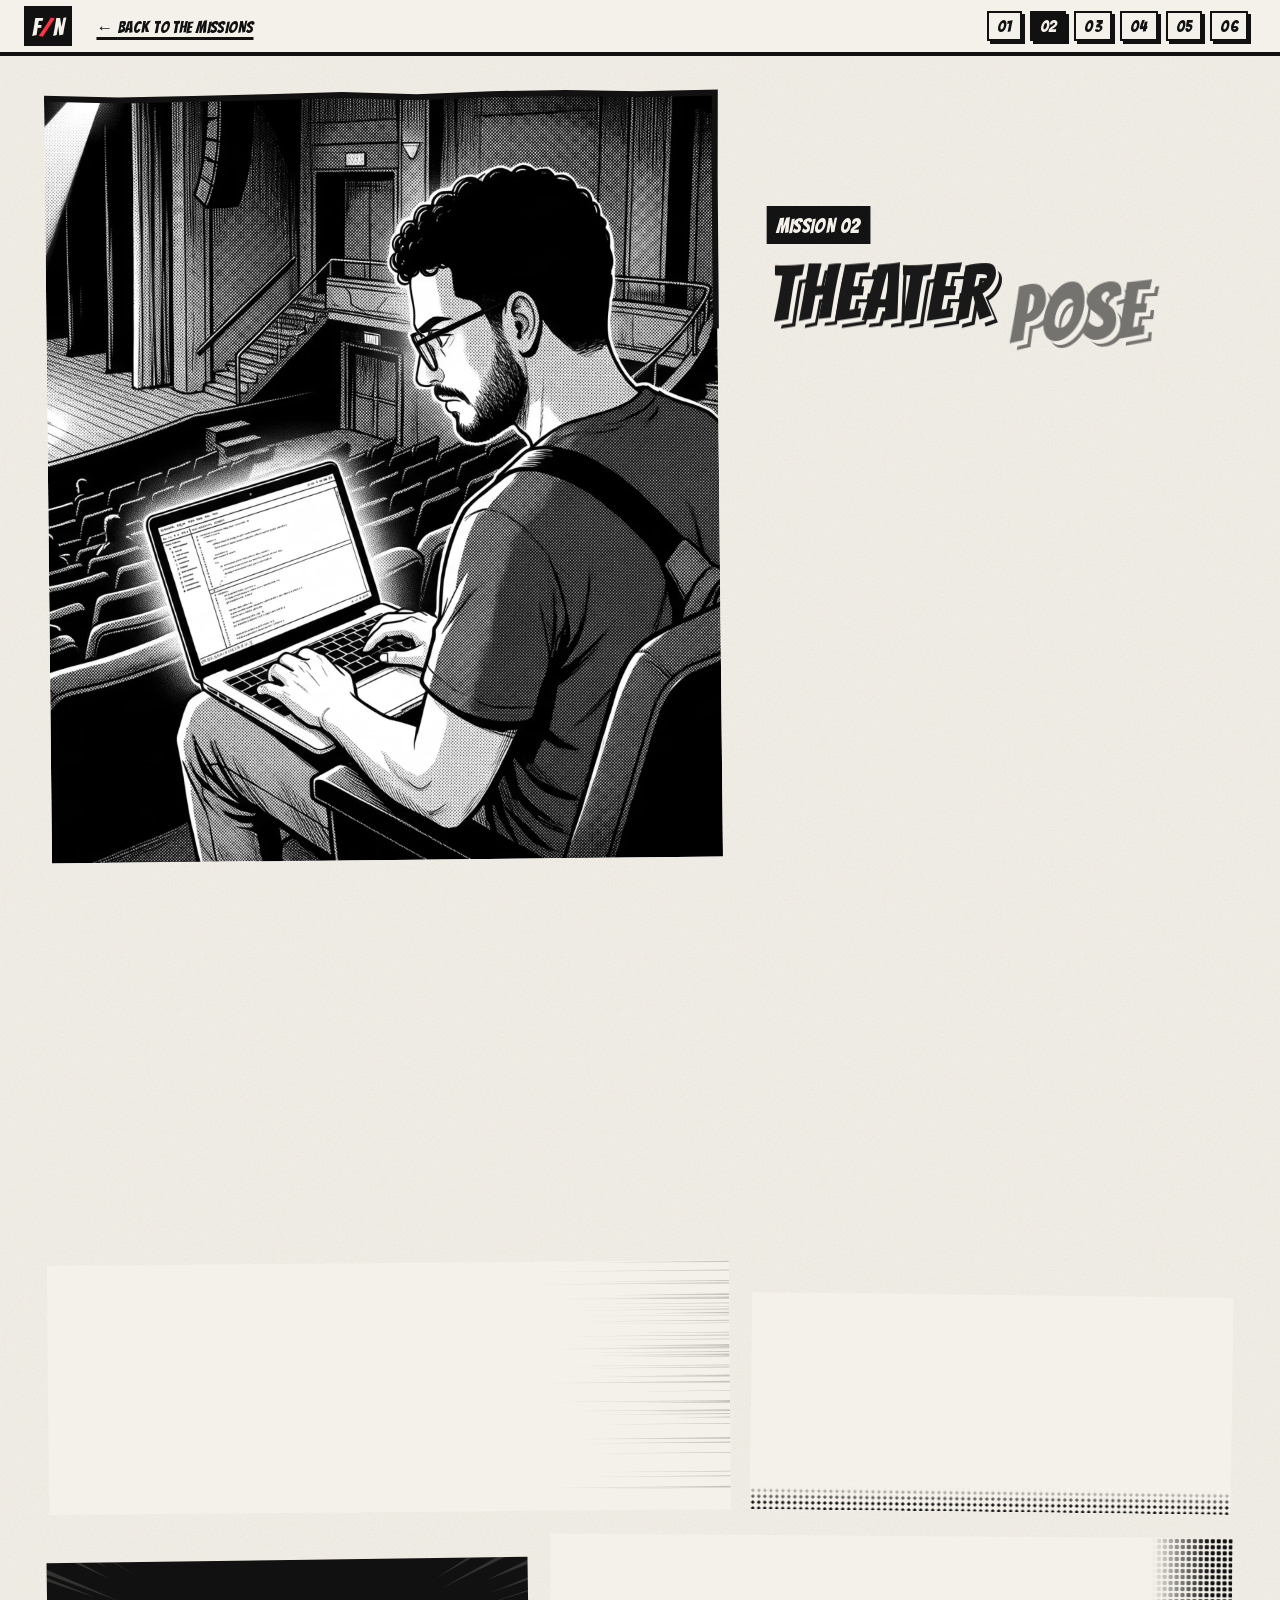
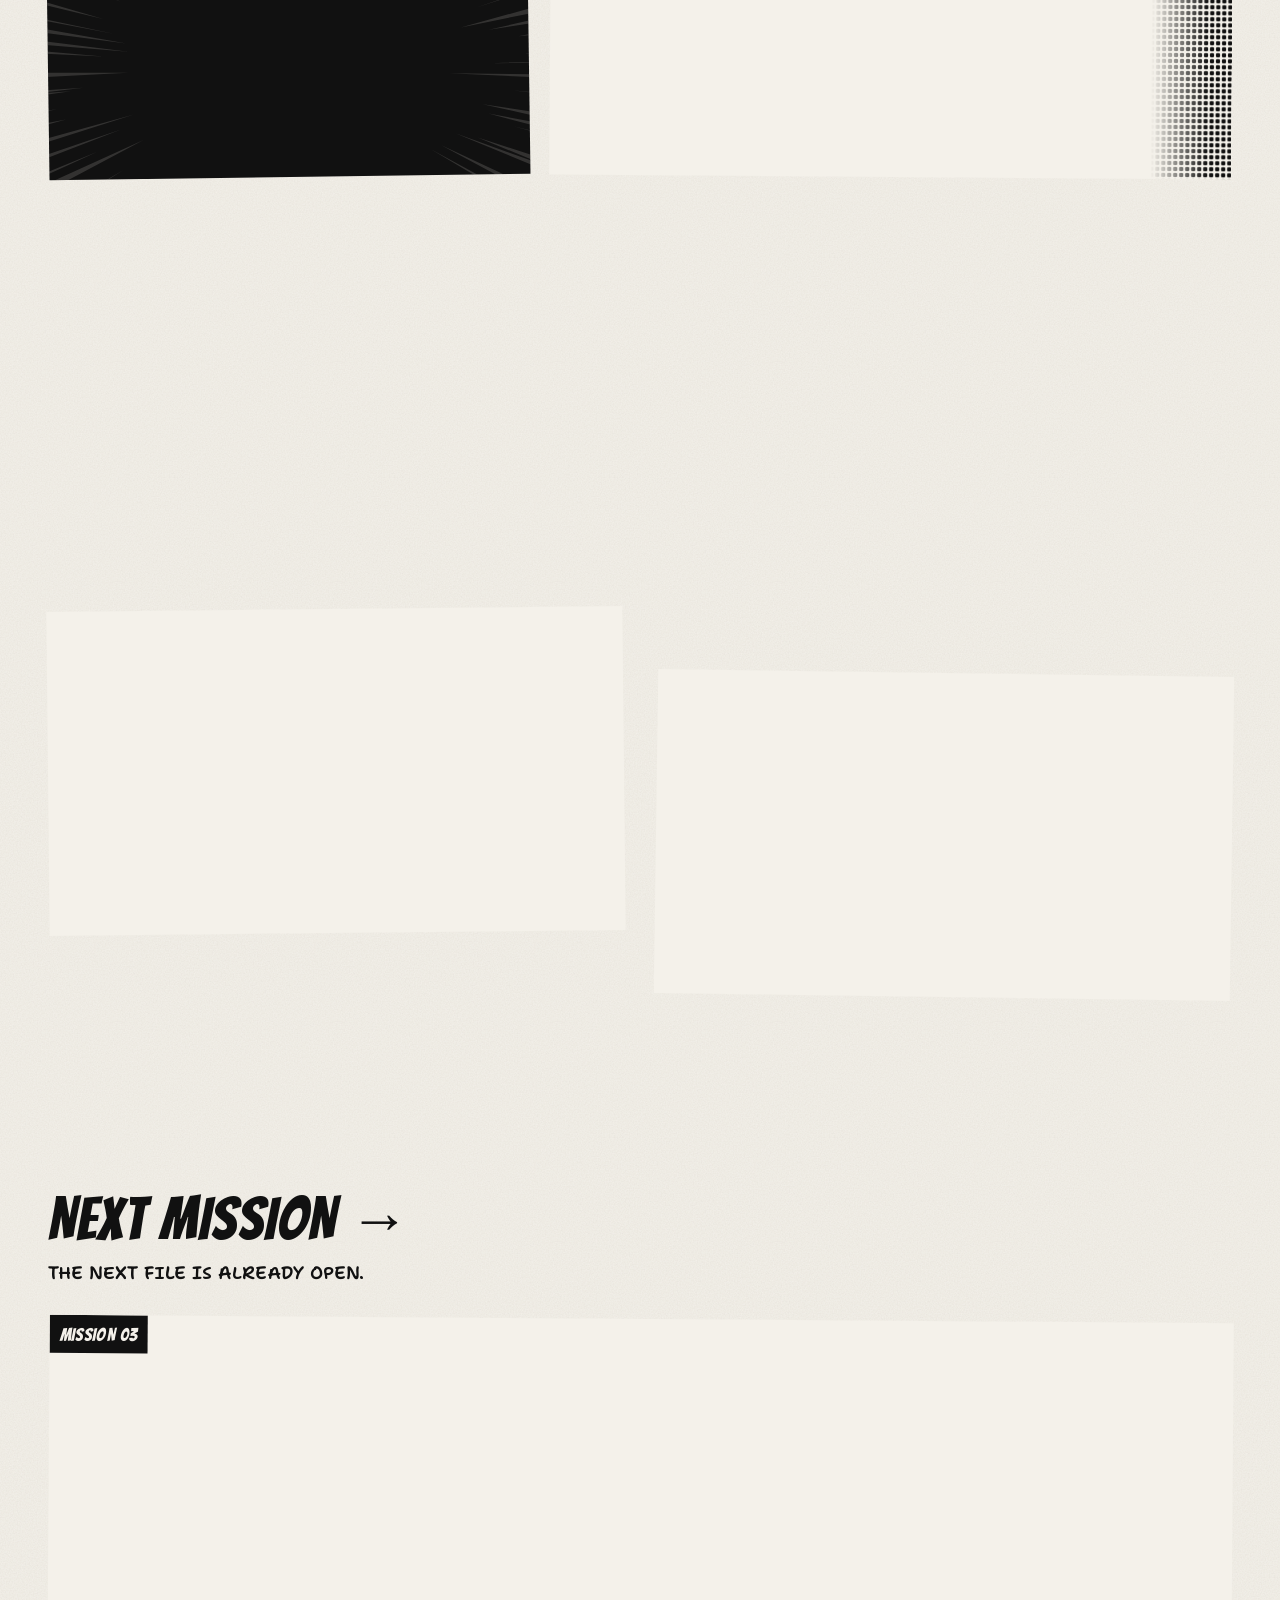
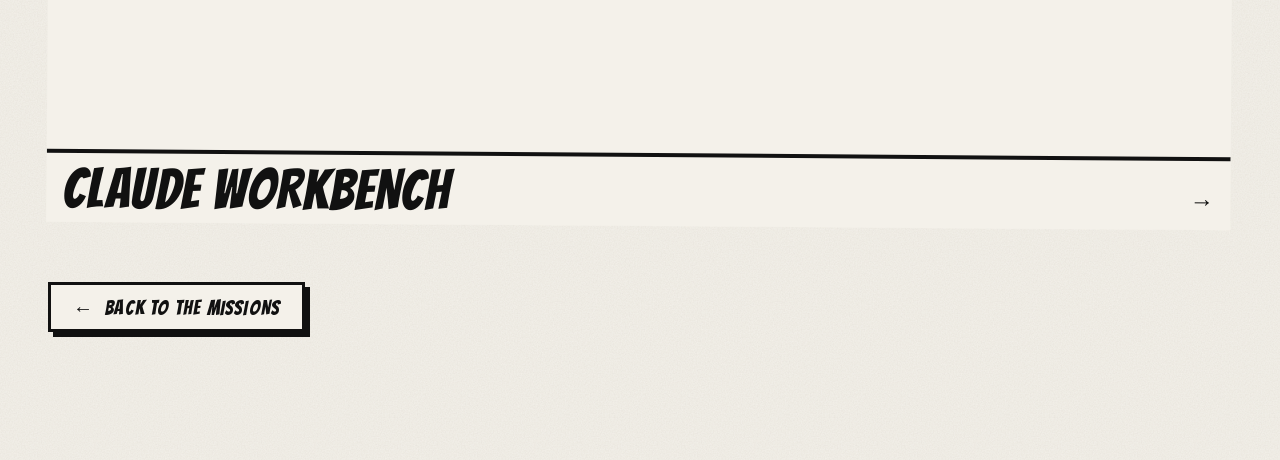
<file: work/theater-pose.html>
<!DOCTYPE html><!--FgCXgS9N0zm9_QP6vOb_M--><html lang="en"><head><meta charSet="utf-8"/><meta name="viewport" content="width=device-width, initial-scale=1"/><link rel="preload" as="image" imageSrcSet="/_img/manga/mission-theater-pose-16.webp 16w, /_img/manga/mission-theater-pose-32.webp 32w, /_img/manga/mission-theater-pose-48.webp 48w, /_img/manga/mission-theater-pose-64.webp 64w, /_img/manga/mission-theater-pose-96.webp 96w, /_img/manga/mission-theater-pose-128.webp 128w, /_img/manga/mission-theater-pose-256.webp 256w, /_img/manga/mission-theater-pose-384.webp 384w, /_img/manga/mission-theater-pose-640.webp 640w, /_img/manga/mission-theater-pose-750.webp 750w, /_img/manga/mission-theater-pose-828.webp 828w, /_img/manga/mission-theater-pose-1080.webp 1080w, /_img/manga/mission-theater-pose-1200.webp 1200w, /_img/manga/mission-theater-pose-1920.webp 1920w, /_img/manga/mission-theater-pose-2048.webp 2048w, /_img/manga/mission-theater-pose-3840.webp 3840w" imageSizes="(min-width: 1024px) 1400px, 220vw"/><link rel="stylesheet" href="/_next/static/css/721074fa89608ee7.css" data-precedence="next"/><link rel="stylesheet" href="/_next/static/css/17f7c158eba8ad7c.css" data-precedence="next"/><link rel="stylesheet" href="/_next/static/css/c62b6b5aaa291d5e.css" data-precedence="next"/><link rel="preload" as="script" fetchPriority="low" href="/_next/static/chunks/webpack-a282238ce6d4e478.js"/><script src="/_next/static/chunks/4bd1b696-c023c6e3521b1417.js" async=""></script><script src="/_next/static/chunks/255-379c01dac331dc2b.js" async=""></script><script src="/_next/static/chunks/main-app-199c211e13765c55.js" async=""></script><script src="/_next/static/chunks/118-41cef40eb259bae9.js" async=""></script><script src="/_next/static/chunks/app/work/%5Bslug%5D/page-853ce18fb78f0d6a.js" async=""></script><title>Theater Pose Estimation: Mission 02 — Feres Nefzi</title><meta name="description" content="Research into reading theatre performances from images: detecting actors, their poses and how they move through the space, in difficult stage lighting."/><link rel="canonical" href="https://iknight18.github.io/work/theater-pose"/><meta property="og:title" content="Theater Pose Estimation: Mission 02 — Feres Nefzi"/><meta property="og:description" content="Computer vision for the stage."/><meta property="og:url" content="https://iknight18.github.io/work/theater-pose"/><meta property="og:type" content="article"/><meta name="twitter:card" content="summary"/><meta name="twitter:title" content="Theater Pose Estimation: Mission 02 — Feres Nefzi"/><meta name="twitter:description" content="Computer vision for the stage."/><link rel="icon" href="/icon.svg?4a6fe679d8f6ae91" type="image/svg+xml" sizes="any"/><link rel="apple-touch-icon" href="/apple-icon.png?0b526a90244ce5f0" type="image/png" sizes="180x180"/><script src="/_next/static/chunks/polyfills-42372ed130431b0a.js" noModule=""></script></head><body class="__variable_4e7f7d __variable_2af979 __variable_762edc antialiased"><div hidden=""><!--$--><!--/$--></div><svg aria-hidden="true" focusable="false" width="0" height="0" style="position:absolute;width:0;height:0"><defs><filter id="rough-ink-heavy" x="-10%" y="-10%" width="120%" height="120%"><feTurbulence type="fractalNoise" baseFrequency="0.06" numOctaves="2" seed="3" result="noise"></feTurbulence><feDisplacementMap in="SourceGraphic" in2="noise" scale="5" xChannelSelector="R" yChannelSelector="G"></feDisplacementMap></filter></defs></svg><script>(function(){try{var d=document.documentElement;if(matchMedia("(prefers-reduced-motion: reduce)").matches)return;d.dataset.intro="pending";setTimeout(function(){if(d.dataset.intro==="pending")d.dataset.intro="skipped"},2000)}catch(e){}})();</script><a href="#title-page" class="ink-button sr-only !fixed left-3 top-3 z-[70] focus:not-sr-only">Skip to the mission</a><header data-top-bar="true" class="sticky top-0 z-50 border-b-[4px] border-ink bg-paper"><nav aria-label="Missions" class="mx-auto flex h-[calc(var(--nav-h)-4px)] max-w-[1400px] items-center gap-3 pl-3 sm:gap-5 sm:pl-6 lg:pr-6"><a class="lettering shrink-0 bg-ink px-2 pb-0.5 pt-1.5 text-2xl text-paper" aria-label="Cover: Feres Nefzi" href="/"><span aria-hidden="true">F<span class="text-signal">/</span>N</span></a><a class="lettering shrink-0 whitespace-nowrap px-1 pt-1 text-[1.05rem] tracking-wide underline decoration-[2.5px] underline-offset-4 hover:text-signal-ink" href="/#missions"><span aria-hidden="true">← </span><span class="sm:hidden">Missions</span><span class="hidden sm:inline">Back to the missions</span></a><ul class="no-scrollbar ml-auto flex min-w-0 items-center gap-2 overflow-x-auto py-2 pl-1.5 pr-6 [mask-image:linear-gradient(to_right,#000_calc(100%-1.75rem),transparent)] sm:pr-3 sm:[mask-image:none] lg:pr-2"><li class="shrink-0"><a data-mission-tab="dj-engine" title="DJ Engine" class="lettering relative block border-[2.5px] border-ink bg-paper px-2 pb-1 pt-1.5 text-[1.05rem] shadow-[3px_3px_0_var(--ink)] transition-colors hover:bg-ink hover:text-paper aria-[current]:bg-ink aria-[current]:text-paper" href="/work/dj-engine"><span class="sr-only">Mission<!-- --> </span>01<span class="sr-only">: <!-- -->DJ Engine</span></a></li><li class="shrink-0"><a data-mission-tab="theater-pose" aria-current="page" title="Theater Pose Estimation" class="lettering relative block border-[2.5px] border-ink bg-paper px-2 pb-1 pt-1.5 text-[1.05rem] shadow-[3px_3px_0_var(--ink)] transition-colors hover:bg-ink hover:text-paper aria-[current]:bg-ink aria-[current]:text-paper" href="/work/theater-pose"><span class="sr-only">Mission<!-- --> </span>02<span class="sr-only">: <!-- -->Theater Pose Estimation</span></a></li><li class="shrink-0"><a data-mission-tab="claude-workbench" title="Claude Workbench" class="lettering relative block border-[2.5px] border-ink bg-paper px-2 pb-1 pt-1.5 text-[1.05rem] shadow-[3px_3px_0_var(--ink)] transition-colors hover:bg-ink hover:text-paper aria-[current]:bg-ink aria-[current]:text-paper" href="/work/claude-workbench"><span class="sr-only">Mission<!-- --> </span>03<span class="sr-only">: <!-- -->Claude Workbench</span></a></li><li class="shrink-0"><a data-mission-tab="fripa" title="Fripa" class="lettering relative block border-[2.5px] border-ink bg-paper px-2 pb-1 pt-1.5 text-[1.05rem] shadow-[3px_3px_0_var(--ink)] transition-colors hover:bg-ink hover:text-paper aria-[current]:bg-ink aria-[current]:text-paper" href="/work/fripa"><span class="sr-only">Mission<!-- --> </span>04<span class="sr-only">: <!-- -->Fripa</span></a></li><li class="shrink-0"><a data-mission-tab="flashlink" title="FlashLink" class="lettering relative block border-[2.5px] border-ink bg-paper px-2 pb-1 pt-1.5 text-[1.05rem] shadow-[3px_3px_0_var(--ink)] transition-colors hover:bg-ink hover:text-paper aria-[current]:bg-ink aria-[current]:text-paper" href="/work/flashlink"><span class="sr-only">Mission<!-- --> </span>05<span class="sr-only">: <!-- -->FlashLink</span></a></li><li class="shrink-0"><a data-mission-tab="you-are-the-dj" title="You Are the DJ" class="lettering relative block border-[2.5px] border-ink bg-paper px-2 pb-1 pt-1.5 text-[1.05rem] shadow-[3px_3px_0_var(--ink)] transition-colors hover:bg-ink hover:text-paper aria-[current]:bg-ink aria-[current]:text-paper" href="/work/you-are-the-dj"><span class="sr-only">Mission<!-- --> </span>06<span class="sr-only">: <!-- -->You Are the DJ</span></a></li></ul></nav></header><div class="paper-grain overflow-x-clip"><main class="mx-auto max-w-[1280px] px-4 sm:px-8 lg:px-12"><section id="title-page" aria-labelledby="mission-title" class="relative grid gap-y-8 pb-16 pt-8 lg:min-h-[calc(100svh-var(--nav-h))] lg:grid-cols-12 lg:grid-rows-[1fr_auto_auto_1fr] lg:gap-x-12 lg:py-10"><div class="flex flex-col items-start gap-4 lg:col-span-5 lg:col-start-8 lg:row-start-2"><p data-title-meta="true" class="lettering bg-ink px-2.5 pb-1 pt-1.5 text-xl text-paper">Mission<!-- --> <!-- -->02</p><h1 id="mission-title" class="lettering max-w-full break-words text-[clamp(3.1rem,6.2vw,6rem)] leading-[0.82] [text-shadow:0.05em_0.05em_0_var(--paper),0.085em_0.085em_0_var(--ink)]"><span data-title-word="true" class="inline-block pr-[0.22em]">Theater<!-- --> </span><span data-title-word="true" class="inline-block pr-[0.22em]">Pose<!-- --> </span><span data-title-word="true" class="inline-block pr-[0.22em]">Estimation</span></h1></div><div data-title-art="true" class="relative lg:col-span-7 lg:col-start-1 lg:row-span-4 lg:row-start-1"><div class="panel aspect-[4/3] sm:aspect-[16/10] lg:aspect-auto lg:h-full lg:min-h-[min(68svh,620px)]" data-panel="true" data-size="lg" style="--tilt:-0.6deg;--stroke-panel:clamp(3px, 0.9vw, 6px)"><div class="panel-body "><div class="halftone absolute inset-0" data-halftone="true"><img alt="From the back row of a dark theatre, Feres watches over his open laptop as skeleton pose lines trace the spotlit actors on stage." decoding="async" data-nimg="fill" class="object-cover" style="position:absolute;height:100%;width:100%;left:0;top:0;right:0;bottom:0;object-position:72% 50%;color:transparent" sizes="(min-width: 1024px) 1400px, 220vw" srcSet="/_img/manga/mission-theater-pose-16.webp 16w, /_img/manga/mission-theater-pose-32.webp 32w, /_img/manga/mission-theater-pose-48.webp 48w, /_img/manga/mission-theater-pose-64.webp 64w, /_img/manga/mission-theater-pose-96.webp 96w, /_img/manga/mission-theater-pose-128.webp 128w, /_img/manga/mission-theater-pose-256.webp 256w, /_img/manga/mission-theater-pose-384.webp 384w, /_img/manga/mission-theater-pose-640.webp 640w, /_img/manga/mission-theater-pose-750.webp 750w, /_img/manga/mission-theater-pose-828.webp 828w, /_img/manga/mission-theater-pose-1080.webp 1080w, /_img/manga/mission-theater-pose-1200.webp 1200w, /_img/manga/mission-theater-pose-1920.webp 1920w, /_img/manga/mission-theater-pose-2048.webp 2048w, /_img/manga/mission-theater-pose-3840.webp 3840w" src="/_img/manga/mission-theater-pose-3840.webp"/></div><p data-mission-tag="true" class="absolute left-0 top-0 z-[1] flex flex-wrap items-start"><span class="lettering bg-ink px-2.5 pb-1 pt-1.5 text-lg text-paper">vision</span><span class="lettering border-b-[3px] border-r-[3px] border-ink bg-signal px-2 pb-1 pt-1.5 text-lg text-ink">Research</span></p></div><svg class="panel-border" viewBox="0 0 1000 1000" preserveAspectRatio="none" aria-hidden="true" focusable="false"><path data-panel-border="true" d="M0.0 -1.0L111.1 2.3L222.2 1.3L333.3 -0.0L444.4 -1.7L555.6 2.1L666.7 -0.9L777.8 -1.4L888.9 1.2L1000.2 0.0L998.7 111.1L998.4 222.2L998.0 333.3L998.2 444.4L999.5 555.6L999.4 666.7L998.8 777.8L1000.7 888.9L1000.0 999.5L888.9 998.8L777.8 1000.3L666.7 1000.5L555.6 999.2L444.4 999.1L333.3 999.8L222.2 999.4L111.1 1000.1L-0.5 1000.0L-1.5 888.9L0.9 777.8L-0.5 666.7L0.2 555.6L-2.2 444.4L-1.8 333.3L-0.4 222.2L-1.0 111.1Z"></path></svg></div><span aria-hidden="true" data-sfx="true" data-tone="signal" class="sfx block w-max absolute -bottom-7 right-2 z-20 lg:-bottom-9 lg:-right-8" style="font-size:clamp(3.25rem, 7vw, 6rem);--tilt:-11deg">SNAP!</span></div><div data-title-copy="true" class="flex flex-col items-start gap-7 pt-4 lg:col-span-5 lg:col-start-8 lg:row-start-3 lg:pt-2"><p class="bubble max-w-[24rem] text-[clamp(1.1rem,2.2vw,1.4rem)] lg:-ml-16" data-bubble="true" data-tail="left" data-variant="shout"><svg class="bubble-tail" viewBox="0 -16 40 48" aria-hidden="true" focusable="false"><path d="M8 -16 C 10 4, 18 18, 36 30 C 26 14, 24 0, 26 -16 Z"></path></svg><span class="bubble-body ">Computer vision for the stage.</span><svg class="bubble-tail bubble-tail-patch" viewBox="0 -5 40 6" aria-hidden="true" focusable="false"><path d="M8 -16 C 10 4, 18 18, 36 30 C 26 14, 24 0, 26 -16 Z"></path></svg></p><div data-title-file="true" class="mt-4 w-full max-w-md"><p class="narration text-base">Research into reading theatre performances from images: detecting actors, their poses and how they move through the space, in difficult stage lighting.</p><div class="mt-6 flex flex-wrap items-center gap-x-6 gap-y-4"><div><p class="hand text-sm font-semibold uppercase">Case file</p><ul class="mt-1.5 flex flex-wrap gap-2"><li class="border-[2.5px] border-ink bg-paper px-2 py-0.5 text-sm font-bold">Computer vision</li><li class="border-[2.5px] border-ink bg-paper px-2 py-0.5 text-sm font-bold">Model evaluation</li><li class="border-[2.5px] border-ink bg-paper px-2 py-0.5 text-sm font-bold">ML APIs</li></ul></div></div></div></div></section><section id="features" aria-labelledby="features-title" class="relative py-20 lg:py-28"><header data-chapter-title="true" class="relative mb-12 flex flex-col sm:mb-16 items-start"><svg aria-hidden="true" focusable="false" data-speed-lines="parallel" viewBox="0 0 1000 1000" preserveAspectRatio="none" class="pointer-events-none absolute top-1/2 hidden h-28 w-[38vw] -translate-y-1/2 text-ink/80 lg:block right-[-6vw]"><path d="M64.9 238.8L1000 236.2L1000 241.4ZM713.0 927.0L1000 923.7L1000 930.3ZM710.2 361.0L1000 360.0L1000 361.9ZM20.4 983.9L1000 981.6L1000 986.3ZM339.1 451.9L1000 449.3L1000 454.4ZM165.1 777.4L1000 775.4L1000 779.4ZM110.9 474.1L1000 472.3L1000 475.9ZM681.0 481.5L1000 478.5L1000 484.5ZM481.4 834.2L1000 832.9L1000 835.5ZM658.5 981.8L1000 979.6L1000 983.9ZM669.0 456.3L1000 455.2L1000 457.4ZM170.4 621.6L1000 620.6L1000 622.6ZM55.2 605.6L1000 604.0L1000 607.1ZM485.4 590.5L1000 588.8L1000 592.2ZM216.2 512.5L1000 510.8L1000 514.1ZM94.4 158.2L1000 155.6L1000 160.8ZM2.7 379.3L1000 377.1L1000 381.5ZM559.7 178.1L1000 174.6L1000 181.7ZM380.4 588.0L1000 586.7L1000 589.3ZM616.1 434.0L1000 433.2L1000 434.7ZM180.0 691.6L1000 690.5L1000 692.8ZM193.6 543.0L1000 539.6L1000 546.4ZM445.0 371.3L1000 368.7L1000 374.0ZM372.3 828.6L1000 826.4L1000 830.8ZM32.1 785.7L1000 784.0L1000 787.4ZM594.7 884.8L1000 883.3L1000 886.4ZM213.8 949.7L1000 948.3L1000 951.1ZM529.6 52.1L1000 48.9L1000 55.4ZM592.0 760.0L1000 757.7L1000 762.3ZM437.0 756.4L1000 754.6L1000 758.1ZM595.9 352.3L1000 348.9L1000 355.6ZM240.9 204.5L1000 201.6L1000 207.3ZM548.6 440.4L1000 438.1L1000 442.7ZM674.6 336.8L1000 334.9L1000 338.7ZM187.1 465.9L1000 462.6L1000 469.2ZM576.3 773.8L1000 771.0L1000 776.6ZM692.9 585.0L1000 582.0L1000 588.0ZM327.9 822.8L1000 819.5L1000 826.1ZM189.8 56.9L1000 54.8L1000 58.9ZM66.7 995.1L1000 993.7L1000 996.4ZM114.2 281.9L1000 278.7L1000 285.1ZM35.9 984.9L1000 984.1L1000 985.7ZM571.2 883.7L1000 880.0L1000 887.4ZM56.7 240.9L1000 237.7L1000 244.2ZM328.2 647.9L1000 646.0L1000 649.7ZM729.8 186.0L1000 185.2L1000 186.8Z" fill="currentColor"></path></svg><div data-title-box="true" class="relative flex items-stretch border-[4px] border-ink bg-paper shadow-[7px_7px_0_var(--ink)]"><span aria-hidden="true" data-title-number="true" class="lettering flex items-center bg-ink px-3 pt-1 text-[3.25rem] text-paper sm:px-4 sm:text-[4.5rem]">1</span><h2 id="features-title" class="lettering flex flex-col justify-center px-4 py-2 sm:px-5"><span class="text-base tracking-[0.2em] sm:text-lg">Part<span class="sr-only"> <!-- -->1<!-- -->:</span> </span><span class="text-[2.6rem] sm:text-6xl">The moves</span></h2></div><p data-title-kicker="true" class="hand relative mt-5 max-w-md text-lg font-semibold uppercase leading-snug sm:text-xl">Four panels. Everything this build can do.<svg aria-hidden="true" focusable="false" viewBox="0 0 400 14" preserveAspectRatio="none" class="absolute -bottom-3 left-0 h-3 w-full overflow-visible"><path data-ink-underline="true" d="M3 9 C 70 4, 150 11, 230 6 S 350 3, 397 8" fill="none" stroke="var(--ink)" stroke-width="3.5" stroke-linecap="round" vector-effect="non-scaling-stroke"></path></svg></p></header><ol class="grid gap-x-[var(--gutter)] gap-y-14 md:grid-cols-12 md:gap-y-12"><li data-feature="true" class="relative md:col-span-7"><div class="panel h-full" data-panel="true" data-size="md" style="--tilt:-0.5deg;--stroke-panel:clamp(3px, 0.9vw, 5px)"><div class="panel-body "><svg aria-hidden="true" focusable="false" data-speed-lines="parallel" viewBox="0 0 1000 1000" preserveAspectRatio="none" class="pointer-events-none absolute inset-y-0 right-0 h-full w-1/3 text-ink/20 [mask-image:linear-gradient(to_left,#000,transparent)]"><path d="M338.7 241.5L1000 239.5L1000 243.5ZM214.0 186.1L1000 185.1L1000 187.1ZM400.4 378.2L1000 375.6L1000 380.9ZM638.3 386.1L1000 384.4L1000 387.8ZM592.1 289.9L1000 288.5L1000 291.2ZM111.1 40.1L1000 37.8L1000 42.4ZM705.3 564.2L1000 562.8L1000 565.5ZM162.3 421.3L1000 419.8L1000 422.8ZM411.9 656.0L1000 654.1L1000 657.9ZM156.7 351.3L1000 348.2L1000 354.4ZM604.6 569.5L1000 566.2L1000 572.9ZM334.2 866.3L1000 864.0L1000 868.7ZM239.7 601.6L1000 599.2L1000 604.0ZM389.8 616.1L1000 613.8L1000 618.5ZM294.2 429.6L1000 427.2L1000 431.9ZM260.2 152.0L1000 148.8L1000 155.2ZM393.8 464.4L1000 461.1L1000 467.6ZM294.9 196.9L1000 195.0L1000 198.9ZM471.9 137.2L1000 133.6L1000 140.7ZM512.2 385.7L1000 383.4L1000 388.0ZM246.8 220.6L1000 219.5L1000 221.8ZM739.4 630.4L1000 628.2L1000 632.6ZM741.1 458.2L1000 457.3L1000 459.1ZM580.0 524.2L1000 523.2L1000 525.2ZM289.2 252.0L1000 250.7L1000 253.3ZM402.1 847.4L1000 845.9L1000 849.0ZM366.9 5.2L1000 2.8L1000 7.6ZM619.1 605.1L1000 603.7L1000 606.5ZM150.6 488.3L1000 485.1L1000 491.6ZM251.8 913.1L1000 912.1L1000 914.0ZM364.6 367.0L1000 365.1L1000 368.9ZM331.1 772.7L1000 771.0L1000 774.4ZM468.9 348.0L1000 345.9L1000 350.2ZM197.2 146.8L1000 146.0L1000 147.5ZM462.6 340.9L1000 337.4L1000 344.4ZM381.5 82.2L1000 80.3L1000 84.2ZM552.5 148.8L1000 146.5L1000 151.1ZM341.2 731.5L1000 729.2L1000 733.9ZM46.7 564.2L1000 562.1L1000 566.3ZM318.5 316.8L1000 315.3L1000 318.2ZM101.0 909.2L1000 906.9L1000 911.4ZM336.2 172.1L1000 170.3L1000 173.8ZM3.2 91.9L1000 89.3L1000 94.6ZM270.0 300.9L1000 298.8L1000 303.1ZM306.4 714.3L1000 710.9L1000 717.6ZM649.2 210.5L1000 207.6L1000 213.5Z" fill="currentColor"></path></svg><span aria-hidden="true" data-feature-number="true" class="lettering absolute left-0 top-0 z-[1] px-3 pb-0.5 pt-1.5 text-3xl bg-ink text-paper">01</span><div data-feature-text="true" class="relative pb-10 pl-5 pt-16 sm:pb-12 sm:pl-8 pr-5 sm:pr-8"><h3 class="lettering text-[clamp(2rem,3.4vw,2.9rem)]">Finds every actor</h3><p class="mt-3 max-w-[34rem] text-[1.02rem] font-medium leading-relaxed ">Detects each performer on stage and maps their body pose, even in dim, high-contrast lighting.</p></div></div><svg class="panel-border" viewBox="0 0 1000 1000" preserveAspectRatio="none" aria-hidden="true" focusable="false"><path data-panel-border="true" d="M0.0 -0.9L111.1 1.8L222.2 1.8L333.3 -1.8L444.4 -0.2L555.6 -1.4L666.7 0.2L777.8 2.4L888.9 0.5L999.5 0.0L1001.0 111.1L998.9 222.2L1001.5 333.3L999.5 444.4L1001.3 555.6L997.9 666.7L998.8 777.8L998.2 888.9L1000.0 1000.0L888.9 998.3L777.8 999.0L666.7 1001.3L555.6 997.7L444.4 999.2L333.3 1002.2L222.2 1000.8L111.1 998.8L-0.2 1000.0L0.3 888.9L-1.5 777.8L2.3 666.7L1.1 555.6L-0.3 444.4L0.3 333.3L-0.7 222.2L1.0 111.1Z"></path></svg></div><span aria-hidden="true" data-sfx="true" data-tone="signal" class="sfx block w-max absolute z-20 -top-7 right-3" style="font-size:clamp(2.3rem, 4vw, 3.1rem);--tilt:-9deg">GOTCHA!</span></li><li data-feature="true" class="relative md:col-span-5 md:mt-8"><div class="panel h-full" data-panel="true" data-size="md" style="--tilt:0.7deg;--stroke-panel:clamp(3px, 0.9vw, 5px)"><div class="panel-body "><div aria-hidden="true" class="tone tone-fade absolute inset-x-0 bottom-0 h-7" style="--tone-angle:0deg"></div><span aria-hidden="true" data-feature-number="true" class="lettering absolute left-0 top-0 z-[1] px-3 pb-0.5 pt-1.5 text-3xl bg-ink text-paper">02</span><div data-feature-text="true" class="relative pb-10 pl-5 pt-16 sm:pb-12 sm:pl-8 pr-5 sm:pr-8"><h3 class="lettering text-[clamp(2rem,3.4vw,2.9rem)]">Handles small figures</h3><p class="mt-3 max-w-[34rem] text-[1.02rem] font-medium leading-relaxed ">A tiling approach helps the model find actors that appear small in wide stage shots.</p></div></div><svg class="panel-border" viewBox="0 0 1000 1000" preserveAspectRatio="none" aria-hidden="true" focusable="false"><path data-panel-border="true" d="M0.0 -0.0L111.1 -1.6L222.2 -0.7L333.3 0.0L444.4 0.2L555.6 0.1L666.7 1.1L777.8 1.1L888.9 1.6L1000.1 0.0L999.9 111.1L1001.8 222.2L1000.9 333.3L1002.1 444.4L999.4 555.6L999.1 666.7L1001.2 777.8L1002.1 888.9L1000.0 999.9L888.9 999.8L777.8 998.8L666.7 999.5L555.6 1000.1L444.4 999.4L333.3 1000.3L222.2 999.8L111.1 1000.8L-0.1 1000.0L1.0 888.9L0.9 777.8L0.8 666.7L0.2 555.6L-0.3 444.4L-1.2 333.3L-2.0 222.2L-1.6 111.1Z"></path></svg></div><span aria-hidden="true" data-sfx="true" data-tone="signal" class="sfx block w-max absolute z-20 -top-8 -right-1 md:-right-4" style="font-size:clamp(2.3rem, 4vw, 3.1rem);--tilt:8deg">ZOOM!</span></li><li data-feature="true" class="relative md:col-span-5"><div class="panel h-full" data-panel="true" data-size="md" style="--tilt:-0.8deg;--stroke-panel:clamp(3px, 0.9vw, 5px)"><div class="panel-body !bg-ink text-paper"><svg aria-hidden="true" focusable="false" data-speed-lines="radial" viewBox="0 0 1000 1000" preserveAspectRatio="xMidYMid slice" class="pointer-events-none absolute inset-0 h-full w-full text-paper/15"><path d="M922.3 494.8L1259.9 486.6L1260.0 494.6ZM833.8 514.4L1259.6 525.8L1259.0 539.9ZM966.9 552.3L1255.7 580.4L1254.8 588.9ZM902.1 579.9L1247.7 636.2L1243.0 659.9ZM913.7 599.3L1241.8 665.5L1236.1 689.2ZM965.2 626.3L1234.6 694.8L1232.2 703.5ZM890.7 648.8L1214.6 758.8L1205.7 782.2ZM844.4 639.1L1208.0 776.4L1201.3 792.9ZM814.9 663.6L1179.8 839.9L1168.9 860.8ZM793.0 671.9L1159.5 877.6L1151.4 891.5ZM895.2 740.8L1153.5 888.0L1144.4 903.0ZM812.2 735.2L1113.2 949.0L1100.8 965.4ZM842.4 782.4L1092.9 975.5L1079.6 991.6ZM793.2 775.0L1063.5 1010.0L1044.9 1029.8ZM785.6 782.3L1044.1 1030.6L1036.9 1037.9ZM784.3 815.9L1016.6 1057.4L999.9 1072.4ZM718.2 792.0L960.6 1104.5L949.1 1113.1ZM714.9 806.7L938.8 1120.6L933.4 1124.3ZM752.8 911.5L908.4 1140.9L887.2 1154.0ZM703.2 871.2L875.7 1160.6L854.1 1172.5ZM648.3 817.8L827.1 1186.0L815.6 1191.4ZM662.5 948.9L762.5 1213.2L754.8 1216.0ZM630.6 923.9L731.1 1224.0L716.5 1228.5ZM608.4 896.9L704.4 1232.0L696.1 1234.3ZM592.7 916.5L670.6 1240.6L659.6 1243.0ZM548.2 860.3L608.9 1252.2L592.5 1254.3ZM546.7 968.8L585.7 1255.1L565.0 1257.2ZM505.9 964.3L520.1 1259.7L499.2 1260.0ZM491.7 850.1L486.7 1259.9L477.4 1259.7ZM457.3 986.2L443.4 1257.9L423.5 1256.1ZM444.7 895.0L405.5 1254.1L383.8 1251.1ZM418.5 954.9L369.8 1248.8L362.2 1247.4ZM401.0 843.0L300.4 1233.3L278.2 1226.9ZM376.0 889.1L275.0 1225.9L263.5 1222.3ZM363.1 834.7L224.1 1208.1L200.5 1198.5ZM348.5 840.0L198.6 1197.7L182.7 1190.6ZM299.5 884.5L151.4 1175.3L145.8 1172.4ZM310.7 818.8L118.9 1157.5L105.0 1149.3ZM262.2 844.3L76.8 1131.3L59.5 1119.3ZM259.8 808.2L37.2 1102.8L28.5 1096.0ZM260.4 778.8L14.6 1084.8L-5.1 1067.8ZM200.0 796.0L-31.7 1043.0L-50.2 1024.3ZM221.5 744.9L-68.5 1004.4L-72.9 999.4ZM126.0 804.6L-84.0 986.4L-94.6 973.4ZM121.0 761.7L-119.3 940.5L-131.3 923.1ZM132.4 741.2L-130.4 924.5L-140.3 909.4ZM153.2 706.3L-149.8 894.2L-156.6 882.8ZM196.4 644.3L-180.6 838.3L-192.1 814.1ZM100.3 667.1L-198.7 799.0L-203.6 787.4ZM149.8 621.7L-215.3 756.9L-220.5 741.8ZM177.1 591.0L-229.2 714.1L-233.8 697.9ZM35.9 599.5L-240.8 669.9L-245.3 648.8ZM16.8 577.7L-248.9 629.3L-251.7 612.0ZM46.3 541.0L-256.0 578.0L-257.7 558.8ZM72.8 534.0L-256.9 569.1L-258.3 551.5ZM166.2 504.2L-259.7 520.5L-260.0 498.5ZM114.8 469.4L-258.2 447.7L-257.0 432.1ZM167.4 460.6L-255.7 419.6L-253.6 401.5ZM163.6 443.4L-250.9 383.1L-247.9 364.7ZM137.2 422.5L-244.1 345.3L-242.3 337.1ZM116.1 391.8L-233.9 302.5L-229.0 285.2ZM102.5 347.4L-213.1 237.2L-205.8 218.2ZM153.8 356.5L-206.0 218.7L-198.0 199.3ZM128.1 307.4L-180.5 161.7L-169.1 139.6ZM132.1 288.5L-164.3 130.7L-153.3 111.7ZM188.8 304.8L-146.3 100.2L-141.4 92.4ZM171.3 271.0L-127.4 71.1L-119.7 60.1ZM146.2 202.4L-87.9 18.4L-75.2 3.2ZM203.8 233.8L-72.2 -0.2L-58.2 -15.7ZM209.5 205.4L-41.3 -33.5L-25.9 -48.7ZM258.9 214.5L1.8 -73.9L17.6 -87.2ZM226.3 133.7L34.5 -100.8L55.8 -116.6ZM267.3 145.4L79.1 -132.8L87.0 -138.0ZM329.1 216.1L99.1 -145.7L117.1 -156.5ZM282.9 91.6L140.1 -169.4L146.4 -172.7ZM292.2 60.9L168.4 -183.9L181.4 -190.0ZM376.2 173.7L221.5 -207.1L239.2 -213.9ZM352.1 44.8L256.5 -219.9L273.8 -225.6ZM375.0 56.7L289.3 -230.2L298.3 -232.7ZM438.7 156.4L355.5 -246.1L377.6 -250.1ZM426.8 36.6L370.2 -248.8L392.7 -252.4ZM476.9 156.1L437.0 -257.4L461.3 -259.0ZM491.6 70.6L472.2 -259.5L498.1 -260.0ZM514.6 48.3L512.1 -259.9L537.1 -259.1ZM544.8 46.9L567.0 -257.0L582.5 -255.5ZM555.0 78.3L590.0 -254.7L606.6 -252.5ZM573.9 109.1L636.6 -247.6L645.9 -245.9ZM604.1 72.9L668.7 -241.0L691.0 -235.6ZM602.0 170.8L719.7 -227.5L730.2 -224.3ZM648.7 135.2L774.3 -208.8L799.3 -198.6ZM643.0 184.0L809.5 -194.1L817.4 -190.6ZM693.5 147.9L861.0 -168.8L871.1 -163.2ZM731.7 119.8L889.5 -152.6L901.4 -145.4ZM768.9 97.9L918.0 -134.8L927.1 -128.6ZM790.7 133.1L969.2 -97.9L974.8 -93.5ZM745.9 206.9L983.7 -86.2L993.4 -78.1ZM787.6 216.3L1032.8 -41.9L1049.1 -25.4ZM788.4 223.0L1040.3 -34.5L1056.0 -18.1ZM846.8 227.7L1095.6 27.9L1099.8 33.3ZM798.3 273.8L1099.0 32.2L1112.1 49.5ZM868.4 256.9L1127.6 71.3L1141.0 91.7ZM808.4 316.8L1147.3 101.8L1159.3 122.0ZM819.5 337.7L1172.6 146.1L1182.4 165.5ZM914.9 321.9L1193.0 187.9L1203.6 212.7ZM918.2 349.4L1212.1 234.6L1217.9 250.6ZM893.1 378.1L1224.8 271.3L1227.0 278.4ZM858.6 419.6L1238.5 320.6L1244.5 347.1ZM916.8 425.4L1245.8 353.9L1250.2 378.3ZM978.3 439.6L1252.3 391.9L1255.5 417.6ZM989.3 476.0L1258.5 452.9L1259.5 472.7Z" fill="currentColor"></path></svg><span aria-hidden="true" data-feature-number="true" class="lettering absolute left-0 top-0 z-[1] px-3 pb-0.5 pt-1.5 text-3xl bg-paper text-ink">03</span><div data-feature-text="true" class="relative pb-10 pl-5 pt-16 sm:pb-12 sm:pl-8 pr-5 sm:pr-8"><h3 class="lettering text-[clamp(2rem,3.4vw,2.9rem)]">Understands the space</h3><p class="mt-3 max-w-[34rem] text-[1.02rem] font-medium leading-relaxed text-paper/90">Estimates depth to measure how close actors are to each other on stage.</p></div></div><svg class="panel-border" viewBox="0 0 1000 1000" preserveAspectRatio="none" aria-hidden="true" focusable="false"><path data-panel-border="true" d="M0.0 0.8L111.1 -1.4L222.2 0.3L333.3 -1.2L444.4 0.0L555.6 -0.6L666.7 1.5L777.8 0.7L888.9 -2.2L999.7 0.0L999.1 111.1L1002.1 222.2L1000.5 333.3L1000.3 444.4L1000.7 555.6L997.7 666.7L998.7 777.8L1000.8 888.9L1000.0 1000.4L888.9 999.7L777.8 998.2L666.7 999.0L555.6 1002.2L444.4 998.8L333.3 999.8L222.2 1001.3L111.1 997.8L0.8 1000.0L-0.2 888.9L1.0 777.8L-1.3 666.7L-1.8 555.6L-1.3 444.4L-1.1 333.3L0.1 222.2L-0.4 111.1Z"></path></svg></div><span aria-hidden="true" data-sfx="true" data-tone="signal" class="sfx block w-max absolute z-20 -top-7 right-4 md:top-auto md:-bottom-7" style="font-size:clamp(2.3rem, 4vw, 3.1rem);--tilt:6deg">WHUMP!</span></li><li data-feature="true" class="relative md:col-span-7 md:-mt-6"><div class="panel h-full" data-panel="true" data-size="md" style="--tilt:0.4deg;--stroke-panel:clamp(3px, 0.9vw, 5px)"><div class="panel-body "><div aria-hidden="true" class="tone tone-dense tone-fade absolute inset-y-0 right-0 w-[14%]" style="--tone-angle:270deg"></div><span aria-hidden="true" data-feature-number="true" class="lettering absolute left-0 top-0 z-[1] px-3 pb-0.5 pt-1.5 text-3xl bg-ink text-paper">04</span><div data-feature-text="true" class="relative pb-10 pl-5 pt-16 sm:pb-12 sm:pl-8 pr-[16%]"><h3 class="lettering text-[clamp(2rem,3.4vw,2.9rem)]">Reads the lighting</h3><p class="mt-3 max-w-[34rem] text-[1.02rem] font-medium leading-relaxed ">Profiles brightness, contrast and color warmth per scene, and compares productions side by side.</p></div></div><svg class="panel-border" viewBox="0 0 1000 1000" preserveAspectRatio="none" aria-hidden="true" focusable="false"><path data-panel-border="true" d="M0.0 -0.2L111.1 0.5L222.2 1.1L333.3 0.8L444.4 -1.1L555.6 -0.3L666.7 -0.4L777.8 -1.0L888.9 1.3L1000.4 0.0L1000.1 111.1L998.7 222.2L999.9 333.3L997.8 444.4L999.9 555.6L1001.2 666.7L1001.8 777.8L1000.0 888.9L1000.0 1000.9L888.9 1000.7L777.8 1001.3L666.7 999.9L555.6 998.3L444.4 999.4L333.3 998.4L222.2 997.7L111.1 997.9L0.3 1000.0L-0.4 888.9L1.5 777.8L-0.0 666.7L-2.0 555.6L-1.5 444.4L0.4 333.3L0.7 222.2L1.5 111.1Z"></path></svg></div><span aria-hidden="true" data-sfx="true" data-tone="signal" class="sfx block w-max absolute z-20 -top-8 right-5 md:top-auto md:-bottom-8" style="font-size:clamp(2.3rem, 4vw, 3.1rem);--tilt:-7deg">FLICK!</span></li></ol></section><section id="shots" aria-labelledby="shots-title" class="relative py-16 lg:py-24"><header data-chapter-title="true" class="relative mb-12 flex flex-col sm:mb-16 items-end text-right"><svg aria-hidden="true" focusable="false" data-speed-lines="parallel" viewBox="0 0 1000 1000" preserveAspectRatio="none" class="pointer-events-none absolute top-1/2 hidden h-28 w-[38vw] -translate-y-1/2 text-ink/80 lg:block left-[-14vw]" style="scale:-1 1"><path d="M338.7 241.5L1000 239.5L1000 243.5ZM214.0 186.1L1000 185.1L1000 187.1ZM400.4 378.2L1000 375.6L1000 380.9ZM638.3 386.1L1000 384.4L1000 387.8ZM592.1 289.9L1000 288.5L1000 291.2ZM111.1 40.1L1000 37.8L1000 42.4ZM705.3 564.2L1000 562.8L1000 565.5ZM162.3 421.3L1000 419.8L1000 422.8ZM411.9 656.0L1000 654.1L1000 657.9ZM156.7 351.3L1000 348.2L1000 354.4ZM604.6 569.5L1000 566.2L1000 572.9ZM334.2 866.3L1000 864.0L1000 868.7ZM239.7 601.6L1000 599.2L1000 604.0ZM389.8 616.1L1000 613.8L1000 618.5ZM294.2 429.6L1000 427.2L1000 431.9ZM260.2 152.0L1000 148.8L1000 155.2ZM393.8 464.4L1000 461.1L1000 467.6ZM294.9 196.9L1000 195.0L1000 198.9ZM471.9 137.2L1000 133.6L1000 140.7ZM512.2 385.7L1000 383.4L1000 388.0ZM246.8 220.6L1000 219.5L1000 221.8ZM739.4 630.4L1000 628.2L1000 632.6ZM741.1 458.2L1000 457.3L1000 459.1ZM580.0 524.2L1000 523.2L1000 525.2ZM289.2 252.0L1000 250.7L1000 253.3ZM402.1 847.4L1000 845.9L1000 849.0ZM366.9 5.2L1000 2.8L1000 7.6ZM619.1 605.1L1000 603.7L1000 606.5ZM150.6 488.3L1000 485.1L1000 491.6ZM251.8 913.1L1000 912.1L1000 914.0ZM364.6 367.0L1000 365.1L1000 368.9ZM331.1 772.7L1000 771.0L1000 774.4ZM468.9 348.0L1000 345.9L1000 350.2ZM197.2 146.8L1000 146.0L1000 147.5ZM462.6 340.9L1000 337.4L1000 344.4ZM381.5 82.2L1000 80.3L1000 84.2ZM552.5 148.8L1000 146.5L1000 151.1ZM341.2 731.5L1000 729.2L1000 733.9ZM46.7 564.2L1000 562.1L1000 566.3ZM318.5 316.8L1000 315.3L1000 318.2ZM101.0 909.2L1000 906.9L1000 911.4ZM336.2 172.1L1000 170.3L1000 173.8ZM3.2 91.9L1000 89.3L1000 94.6ZM270.0 300.9L1000 298.8L1000 303.1ZM306.4 714.3L1000 710.9L1000 717.6ZM649.2 210.5L1000 207.6L1000 213.5Z" fill="currentColor"></path></svg><div data-title-box="true" class="relative flex items-stretch border-[4px] border-ink bg-paper shadow-[7px_7px_0_var(--ink)]"><span aria-hidden="true" data-title-number="true" class="lettering flex items-center bg-ink px-3 pt-1 text-[3.25rem] text-paper sm:px-4 sm:text-[4.5rem]">2</span><h2 id="shots-title" class="lettering flex flex-col justify-center px-4 py-2 sm:px-5"><span class="text-base tracking-[0.2em] sm:text-lg">Part<span class="sr-only"> <!-- -->2<!-- -->:</span> </span><span class="text-[2.6rem] sm:text-6xl">The evidence</span></h2></div><p data-title-kicker="true" class="hand relative mt-5 max-w-md text-lg font-semibold uppercase leading-snug sm:text-xl">Straight off the screen.<svg aria-hidden="true" focusable="false" viewBox="0 0 400 14" preserveAspectRatio="none" class="absolute -bottom-3 left-0 h-3 w-full overflow-visible"><path data-ink-underline="true" d="M3 9 C 70 4, 150 11, 230 6 S 350 3, 397 8" fill="none" stroke="var(--ink)" stroke-width="3.5" stroke-linecap="round" vector-effect="non-scaling-stroke"></path></svg></p></header><div class="grid gap-y-14 md:grid-cols-2 md:gap-x-[calc(var(--gutter)*1.6)]"><figure data-shot="true" class="relative flex flex-col "><div class="panel " data-panel="true" data-size="md" style="--tilt:-0.6deg;--stroke-panel:clamp(3px, 0.9vw, 5px);aspect-ratio:1166 / 656"><div class="panel-body "><div data-halftone="true" class="halftone absolute inset-0"><img alt="Stage photo with detected actors outlined and their skeletons drawn" loading="lazy" decoding="async" data-nimg="fill" class="object-cover" style="position:absolute;height:100%;width:100%;left:0;top:0;right:0;bottom:0;color:transparent" sizes="(min-width: 1280px) 560px, (min-width: 768px) 46vw, 100vw" srcSet="/_img/screens/theater-pose/stage-blue-384.webp 384w, /_img/screens/theater-pose/stage-blue-640.webp 640w, /_img/screens/theater-pose/stage-blue-750.webp 750w, /_img/screens/theater-pose/stage-blue-828.webp 828w, /_img/screens/theater-pose/stage-blue-1080.webp 1080w, /_img/screens/theater-pose/stage-blue-1200.webp 1200w, /_img/screens/theater-pose/stage-blue-1920.webp 1920w, /_img/screens/theater-pose/stage-blue-2048.webp 2048w, /_img/screens/theater-pose/stage-blue-3840.webp 3840w" src="/_img/screens/theater-pose/stage-blue-3840.webp"/></div></div><svg class="panel-border" viewBox="0 0 1000 1000" preserveAspectRatio="none" aria-hidden="true" focusable="false"><path data-panel-border="true" d="M0.0 -1.0L111.1 2.3L222.2 1.3L333.3 -0.0L444.4 -1.7L555.6 2.1L666.7 -0.9L777.8 -1.4L888.9 1.2L1000.2 0.0L998.7 111.1L998.4 222.2L998.0 333.3L998.2 444.4L999.5 555.6L999.4 666.7L998.8 777.8L1000.7 888.9L1000.0 999.5L888.9 998.8L777.8 1000.3L666.7 1000.5L555.6 999.2L444.4 999.1L333.3 999.8L222.2 999.4L111.1 1000.1L-0.5 1000.0L-1.5 888.9L0.9 777.8L-0.5 666.7L0.2 555.6L-2.2 444.4L-1.8 333.3L-0.4 222.2L-1.0 111.1Z"></path></svg></div><figcaption class="relative z-10 -mt-3 ml-4 mr-8"><p class="narration ">Pose detection on a dimly lit stage.</p></figcaption></figure><figure data-shot="true" class="relative flex flex-col md:mt-16"><div class="panel " data-panel="true" data-size="md" style="--tilt:0.8deg;--stroke-panel:clamp(3px, 0.9vw, 5px);aspect-ratio:1166 / 656"><div class="panel-body "><div data-halftone="true" class="halftone absolute inset-0"><img alt="Wide stage shot with six detected actors and their poses" loading="lazy" decoding="async" data-nimg="fill" class="object-cover" style="position:absolute;height:100%;width:100%;left:0;top:0;right:0;bottom:0;color:transparent" sizes="(min-width: 1280px) 560px, (min-width: 768px) 46vw, 100vw" srcSet="/_img/screens/theater-pose/stage-warm-384.webp 384w, /_img/screens/theater-pose/stage-warm-640.webp 640w, /_img/screens/theater-pose/stage-warm-750.webp 750w, /_img/screens/theater-pose/stage-warm-828.webp 828w, /_img/screens/theater-pose/stage-warm-1080.webp 1080w, /_img/screens/theater-pose/stage-warm-1200.webp 1200w, /_img/screens/theater-pose/stage-warm-1920.webp 1920w, /_img/screens/theater-pose/stage-warm-2048.webp 2048w, /_img/screens/theater-pose/stage-warm-3840.webp 3840w" src="/_img/screens/theater-pose/stage-warm-3840.webp"/></div></div><svg class="panel-border" viewBox="0 0 1000 1000" preserveAspectRatio="none" aria-hidden="true" focusable="false"><path data-panel-border="true" d="M0.0 0.1L111.1 -2.1L222.2 -0.2L333.3 -1.7L444.4 1.7L555.6 1.4L666.7 2.2L777.8 0.1L888.9 0.9L999.4 0.0L1002.1 111.1L1002.3 222.2L999.6 333.3L998.6 444.4L1001.2 555.6L1002.4 666.7L1001.2 777.8L999.7 888.9L1000.0 1000.4L888.9 999.4L777.8 1002.3L666.7 1000.3L555.6 998.6L444.4 999.6L333.3 997.9L222.2 1001.3L111.1 999.5L0.2 1000.0L-2.1 888.9L-1.5 777.8L-1.2 666.7L1.2 555.6L1.7 444.4L0.9 333.3L-2.3 222.2L0.5 111.1Z"></path></svg></div><figcaption class="relative z-10 -mt-3 ml-4 mr-8"><p class="narration ">Wide shot with several actors detected.</p></figcaption></figure></div></section><section id="next" aria-labelledby="next-title" class="relative pb-24 pt-16 lg:pb-32"><h2 id="next-title" class="lettering mb-3 text-[clamp(2.4rem,5vw,3.75rem)]">Next mission<!-- --> <span aria-hidden="true">→</span></h2><p class="hand mb-8 text-lg font-semibold uppercase">The next file is already open.</p><div data-next="true" class="relative"><a aria-label="Mission 03: Claude Workbench" class="group block focus-visible:outline-offset-8" href="/work/claude-workbench"><div class="panel aspect-[4/3] motion-safe:transition-transform motion-safe:duration-200 motion-safe:group-hover:-translate-y-1 sm:aspect-[21/9]" data-panel="true" data-size="lg" style="--tilt:0.4deg;--stroke-panel:clamp(3px, 0.9vw, 6px)"><div class="panel-body "><div class="halftone absolute inset-0" data-halftone="true"><img alt="Feres stands calmly in a control room of floating terminal windows, directing small robot assistants who work at their own screens." loading="lazy" decoding="async" data-nimg="fill" class="object-cover" style="position:absolute;height:100%;width:100%;left:0;top:0;right:0;bottom:0;object-position:35% 40%;color:transparent" sizes="(min-width: 1280px) 1180px, (min-width: 640px) 100vw, 135vw" srcSet="/_img/manga/mission-claude-workbench-640.webp 640w, /_img/manga/mission-claude-workbench-750.webp 750w, /_img/manga/mission-claude-workbench-828.webp 828w, /_img/manga/mission-claude-workbench-1080.webp 1080w, /_img/manga/mission-claude-workbench-1200.webp 1200w, /_img/manga/mission-claude-workbench-1920.webp 1920w, /_img/manga/mission-claude-workbench-2048.webp 2048w, /_img/manga/mission-claude-workbench-3840.webp 3840w" src="/_img/manga/mission-claude-workbench-3840.webp"/></div><span class="lettering absolute left-0 top-0 z-[1] bg-ink px-2.5 pb-1 pt-1.5 text-lg text-paper">Mission<!-- --> <!-- -->03</span><span class="absolute inset-x-0 bottom-0 z-[1] flex items-end justify-between gap-4 border-t-[4px] border-ink bg-paper px-4 pb-2 pt-2.5"><span class="lettering text-[clamp(1.9rem,4.5vw,3.5rem)]">Claude Workbench</span><span aria-hidden="true" class="lettering shrink-0 pb-1 text-2xl group-hover:text-signal-ink">→</span></span></div><svg class="panel-border" viewBox="0 0 1000 1000" preserveAspectRatio="none" aria-hidden="true" focusable="false"><path data-panel-border="true" d="M0.0 -0.2L111.1 0.5L222.2 1.1L333.3 0.8L444.4 -1.1L555.6 -0.3L666.7 -0.4L777.8 -1.0L888.9 1.3L1000.4 0.0L1000.1 111.1L998.7 222.2L999.9 333.3L997.8 444.4L999.9 555.6L1001.2 666.7L1001.8 777.8L1000.0 888.9L1000.0 1000.9L888.9 1000.7L777.8 1001.3L666.7 999.9L555.6 998.3L444.4 999.4L333.3 998.4L222.2 997.7L111.1 997.9L0.3 1000.0L-0.4 888.9L1.5 777.8L-0.0 666.7L-2.0 555.6L-1.5 444.4L0.4 333.3L0.7 222.2L1.5 111.1Z"></path></svg></div></a><span aria-hidden="true" data-sfx="true" data-tone="signal" class="sfx block w-max absolute -top-8 right-2 z-20 lg:-right-6 lg:-top-10" style="font-size:clamp(2.6rem, 6vw, 4.75rem);--tilt:-9deg">FWOOSH!</span></div><p class="mt-14"><a class="ink-button" href="/#missions"><span aria-hidden="true">←</span> <!-- -->Back to the missions</a></p></section></main><!--$!--><template data-dgst="BAILOUT_TO_CLIENT_SIDE_RENDERING"></template><!--/$--></div><!--$--><!--/$--><script src="/_next/static/chunks/webpack-a282238ce6d4e478.js" id="_R_" async=""></script><script>(self.__next_f=self.__next_f||[]).push([0])</script><script>self.__next_f.push([1,"1:\"$Sreact.fragment\"\n2:I[9766,[],\"\"]\n3:I[8924,[],\"\"]\n5:I[4431,[],\"OutletBoundary\"]\n7:I[5278,[],\"AsyncMetadataOutlet\"]\n9:I[4431,[],\"ViewportBoundary\"]\nb:I[4431,[],\"MetadataBoundary\"]\nc:\"$Sreact.suspense\"\ne:I[7150,[],\"\"]\n:HL[\"/_next/static/css/721074fa89608ee7.css\",\"style\"]\n:HL[\"/_next/static/css/17f7c158eba8ad7c.css\",\"style\"]\n:HL[\"/_next/static/css/c62b6b5aaa291d5e.css\",\"style\"]\n"])</script><script>self.__next_f.push([1,"0:{\"P\":null,\"b\":\"FgCXgS9N0zm9-QP6vOb_M\",\"p\":\"\",\"c\":[\"\",\"work\",\"theater-pose\"],\"i\":false,\"f\":[[[\"\",{\"children\":[\"work\",{\"children\":[[\"slug\",\"theater-pose\",\"d\"],{\"children\":[\"__PAGE__\",{}]}]}]},\"$undefined\",\"$undefined\",true],[\"\",[\"$\",\"$1\",\"c\",{\"children\":[[[\"$\",\"link\",\"0\",{\"rel\":\"stylesheet\",\"href\":\"/_next/static/css/721074fa89608ee7.css\",\"precedence\":\"next\",\"crossOrigin\":\"$undefined\",\"nonce\":\"$undefined\"}],[\"$\",\"link\",\"1\",{\"rel\":\"stylesheet\",\"href\":\"/_next/static/css/17f7c158eba8ad7c.css\",\"precedence\":\"next\",\"crossOrigin\":\"$undefined\",\"nonce\":\"$undefined\"}],[\"$\",\"link\",\"2\",{\"rel\":\"stylesheet\",\"href\":\"/_next/static/css/c62b6b5aaa291d5e.css\",\"precedence\":\"next\",\"crossOrigin\":\"$undefined\",\"nonce\":\"$undefined\"}]],[\"$\",\"html\",null,{\"lang\":\"en\",\"suppressHydrationWarning\":true,\"children\":[\"$\",\"body\",null,{\"className\":\"__variable_4e7f7d __variable_2af979 __variable_762edc antialiased\",\"children\":[[\"$\",\"svg\",null,{\"aria-hidden\":\"true\",\"focusable\":\"false\",\"width\":\"0\",\"height\":\"0\",\"style\":{\"position\":\"absolute\",\"width\":0,\"height\":0},\"children\":[\"$\",\"defs\",null,{\"children\":[\"$\",\"filter\",null,{\"id\":\"rough-ink-heavy\",\"x\":\"-10%\",\"y\":\"-10%\",\"width\":\"120%\",\"height\":\"120%\",\"children\":[[\"$\",\"feTurbulence\",null,{\"type\":\"fractalNoise\",\"baseFrequency\":\"0.06\",\"numOctaves\":\"2\",\"seed\":\"3\",\"result\":\"noise\"}],[\"$\",\"feDisplacementMap\",null,{\"in\":\"SourceGraphic\",\"in2\":\"noise\",\"scale\":\"5\",\"xChannelSelector\":\"R\",\"yChannelSelector\":\"G\"}]]}]}]}],[\"$\",\"$L2\",null,{\"parallelRouterKey\":\"children\",\"error\":\"$undefined\",\"errorStyles\":\"$undefined\",\"errorScripts\":\"$undefined\",\"template\":[\"$\",\"$L3\",null,{}],\"templateStyles\":\"$undefined\",\"templateScripts\":\"$undefined\",\"notFound\":[[[\"$\",\"title\",null,{\"children\":\"404: This page could not be found.\"}],[\"$\",\"div\",null,{\"style\":{\"fontFamily\":\"system-ui,\\\"Segoe UI\\\",Roboto,Helvetica,Arial,sans-serif,\\\"Apple Color Emoji\\\",\\\"Segoe UI Emoji\\\"\",\"height\":\"100vh\",\"textAlign\":\"center\",\"display\":\"flex\",\"flexDirection\":\"column\",\"alignItems\":\"center\",\"justifyContent\":\"center\"},\"children\":[\"$\",\"div\",null,{\"children\":[[\"$\",\"style\",null,{\"dangerouslySetInnerHTML\":{\"__html\":\"body{color:#000;background:#fff;margin:0}.next-error-h1{border-right:1px solid rgba(0,0,0,.3)}@media (prefers-color-scheme:dark){body{color:#fff;background:#000}.next-error-h1{border-right:1px solid rgba(255,255,255,.3)}}\"}}],[\"$\",\"h1\",null,{\"className\":\"next-error-h1\",\"style\":{\"display\":\"inline-block\",\"margin\":\"0 20px 0 0\",\"padding\":\"0 23px 0 0\",\"fontSize\":24,\"fontWeight\":500,\"verticalAlign\":\"top\",\"lineHeight\":\"49px\"},\"children\":404}],[\"$\",\"div\",null,{\"style\":{\"display\":\"inline-block\"},\"children\":[\"$\",\"h2\",null,{\"style\":{\"fontSize\":14,\"fontWeight\":400,\"lineHeight\":\"49px\",\"margin\":0},\"children\":\"This page could not be found.\"}]}]]}]}]],[]],\"forbidden\":\"$undefined\",\"unauthorized\":\"$undefined\"}]]}]}]]}],{\"children\":[\"work\",[\"$\",\"$1\",\"c\",{\"children\":[null,[\"$\",\"$L2\",null,{\"parallelRouterKey\":\"children\",\"error\":\"$undefined\",\"errorStyles\":\"$undefined\",\"errorScripts\":\"$undefined\",\"template\":[\"$\",\"$L3\",null,{}],\"templateStyles\":\"$undefined\",\"templateScripts\":\"$undefined\",\"notFound\":\"$undefined\",\"forbidden\":\"$undefined\",\"unauthorized\":\"$undefined\"}]]}],{\"children\":[[\"slug\",\"theater-pose\",\"d\"],[\"$\",\"$1\",\"c\",{\"children\":[null,[\"$\",\"$L2\",null,{\"parallelRouterKey\":\"children\",\"error\":\"$undefined\",\"errorStyles\":\"$undefined\",\"errorScripts\":\"$undefined\",\"template\":[\"$\",\"$L3\",null,{}],\"templateStyles\":\"$undefined\",\"templateScripts\":\"$undefined\",\"notFound\":\"$undefined\",\"forbidden\":\"$undefined\",\"unauthorized\":\"$undefined\"}]]}],{\"children\":[\"__PAGE__\",[\"$\",\"$1\",\"c\",{\"children\":[\"$L4\",null,[\"$\",\"$L5\",null,{\"children\":[\"$L6\",[\"$\",\"$L7\",null,{\"promise\":\"$@8\"}]]}]]}],{},null,false]},null,false]},null,false]},null,false],[\"$\",\"$1\",\"h\",{\"children\":[null,[[\"$\",\"$L9\",null,{\"children\":\"$La\"}],null],[\"$\",\"$Lb\",null,{\"children\":[\"$\",\"div\",null,{\"hidden\":true,\"children\":[\"$\",\"$c\",null,{\"fallback\":null,\"children\":\"$Ld\"}]}]}]]}],false]],\"m\":\"$undefined\",\"G\":[\"$e\",[]],\"s\":false,\"S\":true}\n"])</script><script>self.__next_f.push([1,"f:I[2619,[\"118\",\"static/chunks/118-41cef40eb259bae9.js\",\"774\",\"static/chunks/app/work/%5Bslug%5D/page-853ce18fb78f0d6a.js\"],\"\"]\n"])</script><script>self.__next_f.push([1,"4:[[\"$\",\"script\",null,{\"dangerouslySetInnerHTML\":{\"__html\":\"(function(){try{var d=document.documentElement;if(matchMedia(\\\"(prefers-reduced-motion: reduce)\\\").matches)return;d.dataset.intro=\\\"pending\\\";setTimeout(function(){if(d.dataset.intro===\\\"pending\\\")d.dataset.intro=\\\"skipped\\\"},2000)}catch(e){}})();\"}}],[[\"$\",\"a\",null,{\"href\":\"#title-page\",\"className\":\"ink-button sr-only !fixed left-3 top-3 z-[70] focus:not-sr-only\",\"children\":\"Skip to the mission\"}],[\"$\",\"header\",null,{\"data-top-bar\":true,\"className\":\"sticky top-0 z-50 border-b-[4px] border-ink bg-paper\",\"children\":[\"$\",\"nav\",null,{\"aria-label\":\"Missions\",\"className\":\"mx-auto flex h-[calc(var(--nav-h)-4px)] max-w-[1400px] items-center gap-3 pl-3 sm:gap-5 sm:pl-6 lg:pr-6\",\"children\":[[\"$\",\"$Lf\",null,{\"href\":\"/\",\"className\":\"lettering shrink-0 bg-ink px-2 pb-0.5 pt-1.5 text-2xl text-paper\",\"aria-label\":\"Cover: Feres Nefzi\",\"children\":[\"$\",\"span\",null,{\"aria-hidden\":\"true\",\"children\":[\"F\",[\"$\",\"span\",null,{\"className\":\"text-signal\",\"children\":\"/\"}],\"N\"]}]}],[\"$\",\"$Lf\",null,{\"href\":\"/#missions\",\"className\":\"lettering shrink-0 whitespace-nowrap px-1 pt-1 text-[1.05rem] tracking-wide underline decoration-[2.5px] underline-offset-4 hover:text-signal-ink\",\"children\":[[\"$\",\"span\",null,{\"aria-hidden\":\"true\",\"children\":\"← \"}],[\"$\",\"span\",null,{\"className\":\"sm:hidden\",\"children\":\"Missions\"}],[\"$\",\"span\",null,{\"className\":\"hidden sm:inline\",\"children\":\"Back to the missions\"}]]}],[\"$\",\"ul\",null,{\"className\":\"no-scrollbar ml-auto flex min-w-0 items-center gap-2 overflow-x-auto py-2 pl-1.5 pr-6 [mask-image:linear-gradient(to_right,#000_calc(100%-1.75rem),transparent)] sm:pr-3 sm:[mask-image:none] lg:pr-2\",\"children\":[[\"$\",\"li\",\"dj-engine\",{\"className\":\"shrink-0\",\"children\":[\"$\",\"$Lf\",null,{\"href\":\"/work/dj-engine\",\"data-mission-tab\":\"dj-engine\",\"aria-current\":\"$undefined\",\"title\":\"DJ Engine\",\"className\":\"lettering relative block border-[2.5px] border-ink bg-paper px-2 pb-1 pt-1.5 text-[1.05rem] shadow-[3px_3px_0_var(--ink)] transition-colors hover:bg-ink hover:text-paper aria-[current]:bg-ink aria-[current]:text-paper\",\"children\":[[\"$\",\"span\",null,{\"className\":\"sr-only\",\"children\":[\"Mission\",\" \"]}],\"01\",[\"$\",\"span\",null,{\"className\":\"sr-only\",\"children\":[\": \",\"DJ Engine\"]}]]}]}],[\"$\",\"li\",\"theater-pose\",{\"className\":\"shrink-0\",\"children\":[\"$\",\"$Lf\",null,{\"href\":\"/work/theater-pose\",\"data-mission-tab\":\"theater-pose\",\"aria-current\":\"page\",\"title\":\"Theater Pose Estimation\",\"className\":\"lettering relative block border-[2.5px] border-ink bg-paper px-2 pb-1 pt-1.5 text-[1.05rem] shadow-[3px_3px_0_var(--ink)] transition-colors hover:bg-ink hover:text-paper aria-[current]:bg-ink aria-[current]:text-paper\",\"children\":[[\"$\",\"span\",null,{\"className\":\"sr-only\",\"children\":[\"Mission\",\" \"]}],\"02\",[\"$\",\"span\",null,{\"className\":\"sr-only\",\"children\":[\": \",\"Theater Pose Estimation\"]}]]}]}],[\"$\",\"li\",\"claude-workbench\",{\"className\":\"shrink-0\",\"children\":[\"$\",\"$Lf\",null,{\"href\":\"/work/claude-workbench\",\"data-mission-tab\":\"claude-workbench\",\"aria-current\":\"$undefined\",\"title\":\"Claude Workbench\",\"className\":\"lettering relative block border-[2.5px] border-ink bg-paper px-2 pb-1 pt-1.5 text-[1.05rem] shadow-[3px_3px_0_var(--ink)] transition-colors hover:bg-ink hover:text-paper aria-[current]:bg-ink aria-[current]:text-paper\",\"children\":[[\"$\",\"span\",null,{\"className\":\"sr-only\",\"children\":[\"Mission\",\" \"]}],\"03\",[\"$\",\"span\",null,{\"className\":\"sr-only\",\"children\":[\": \",\"Claude Workbench\"]}]]}]}],[\"$\",\"li\",\"fripa\",{\"className\":\"shrink-0\",\"children\":[\"$\",\"$Lf\",null,{\"href\":\"/work/fripa\",\"data-mission-tab\":\"fripa\",\"aria-current\":\"$undefined\",\"title\":\"Fripa\",\"className\":\"lettering relative block border-[2.5px] border-ink bg-paper px-2 pb-1 pt-1.5 text-[1.05rem] shadow-[3px_3px_0_var(--ink)] transition-colors hover:bg-ink hover:text-paper aria-[current]:bg-ink aria-[current]:text-paper\",\"children\":[[\"$\",\"span\",null,{\"className\":\"sr-only\",\"children\":[\"Mission\",\" \"]}],\"04\",[\"$\",\"span\",null,{\"className\":\"sr-only\",\"children\":[\": \",\"Fripa\"]}]]}]}],[\"$\",\"li\",\"flashlink\",{\"className\":\"shrink-0\",\"children\":\"$L10\"}],\"$L11\"]}]]}]}]],\"$L12\"]\n"])</script><script>self.__next_f.push([1,"13:I[2225,[\"118\",\"static/chunks/118-41cef40eb259bae9.js\",\"774\",\"static/chunks/app/work/%5Bslug%5D/page-853ce18fb78f0d6a.js\"],\"MangaStage\"]\n14:I[1356,[\"118\",\"static/chunks/118-41cef40eb259bae9.js\",\"774\",\"static/chunks/app/work/%5Bslug%5D/page-853ce18fb78f0d6a.js\"],\"Image\"]\n10:[\"$\",\"$Lf\",null,{\"href\":\"/work/flashlink\",\"data-mission-tab\":\"flashlink\",\"aria-current\":\"$undefined\",\"title\":\"FlashLink\",\"className\":\"lettering relative block border-[2.5px] border-ink bg-paper px-2 pb-1 pt-1.5 text-[1.05rem] shadow-[3px_3px_0_var(--ink)] transition-colors hover:bg-ink hover:text-paper aria-[current]:bg-ink aria-[current]:text-paper\",\"children\":[[\"$\",\"span\",null,{\"className\":\"sr-only\",\"children\":[\"Mission\",\" \"]}],\"05\",[\"$\",\"span\",null,{\"className\":\"sr-only\",\"children\":[\": \",\"FlashLink\"]}]]}]\n11:[\"$\",\"li\",\"you-are-the-dj\",{\"className\":\"shrink-0\",\"children\":[\"$\",\"$Lf\",null,{\"href\":\"/work/you-are-the-dj\",\"data-mission-tab\":\"you-are-the-dj\",\"aria-current\":\"$undefined\",\"title\":\"You Are the DJ\",\"className\":\"lettering relative block border-[2.5px] border-ink bg-paper px-2 pb-1 pt-1.5 text-[1.05rem] shadow-[3px_3px_0_var(--ink)] transition-colors hover:bg-ink hover:text-paper aria-[current]:bg-ink aria-[current]:text-paper\",\"children\":[[\"$\",\"span\",null,{\"className\":\"sr-only\",\"children\":[\"Mission\",\" \"]}],\"06\",[\"$\",\"span\",null,{\"className\":\"sr-only\",\"children\":[\": \",\"You Are the DJ\"]}]]}]}]\n"])</script><script>self.__next_f.push([1,"12:[\"$\",\"$L13\",null,{\"motion\":\"work\",\"children\":[\"$\",\"main\",null,{\"className\":\"mx-auto max-w-[1280px] px-4 sm:px-8 lg:px-12\",\"children\":[[\"$\",\"section\",null,{\"id\":\"title-page\",\"aria-labelledby\":\"mission-title\",\"className\":\"relative grid gap-y-8 pb-16 pt-8 lg:min-h-[calc(100svh-var(--nav-h))] lg:grid-cols-12 lg:grid-rows-[1fr_auto_auto_1fr] lg:gap-x-12 lg:py-10\",\"children\":[[\"$\",\"div\",null,{\"className\":\"flex flex-col items-start gap-4 lg:col-span-5 lg:col-start-8 lg:row-start-2\",\"children\":[[\"$\",\"p\",null,{\"data-title-meta\":true,\"className\":\"lettering bg-ink px-2.5 pb-1 pt-1.5 text-xl text-paper\",\"children\":[\"Mission\",\" \",\"02\"]}],[\"$\",\"h1\",null,{\"id\":\"mission-title\",\"className\":\"lettering max-w-full break-words text-[clamp(3.1rem,6.2vw,6rem)] leading-[0.82] [text-shadow:0.05em_0.05em_0_var(--paper),0.085em_0.085em_0_var(--ink)]\",\"children\":[[\"$\",\"span\",\"0\",{\"data-title-word\":true,\"className\":\"inline-block pr-[0.22em]\",\"children\":[\"Theater\",\" \"]}],[\"$\",\"span\",\"1\",{\"data-title-word\":true,\"className\":\"inline-block pr-[0.22em]\",\"children\":[\"Pose\",\" \"]}],[\"$\",\"span\",\"2\",{\"data-title-word\":true,\"className\":\"inline-block pr-[0.22em]\",\"children\":[\"Estimation\",false]}]]}]]}],[\"$\",\"div\",null,{\"data-title-art\":true,\"className\":\"relative lg:col-span-7 lg:col-start-1 lg:row-span-4 lg:row-start-1\",\"children\":[[\"$\",\"div\",null,{\"className\":\"panel aspect-[4/3] sm:aspect-[16/10] lg:aspect-auto lg:h-full lg:min-h-[min(68svh,620px)]\",\"data-panel\":true,\"data-size\":\"lg\",\"style\":{\"--tilt\":\"-0.6deg\",\"--stroke-panel\":\"clamp(3px, 0.9vw, 6px)\"},\"children\":[[\"$\",\"div\",null,{\"className\":\"panel-body \",\"children\":[[\"$\",\"div\",null,{\"className\":\"halftone absolute inset-0\",\"data-halftone\":true,\"children\":[\"$\",\"$L14\",null,{\"src\":\"/manga/mission-theater-pose.webp\",\"alt\":\"From the back row of a dark theatre, Feres watches over his open laptop as skeleton pose lines trace the spotlit actors on stage.\",\"fill\":true,\"sizes\":\"(min-width: 1024px) 1400px, 220vw\",\"priority\":true,\"quality\":85,\"className\":\"object-cover\",\"style\":{\"objectPosition\":\"72% 50%\"}}]}],[\"$\",\"p\",null,{\"data-mission-tag\":true,\"className\":\"absolute left-0 top-0 z-[1] flex flex-wrap items-start\",\"children\":[[\"$\",\"span\",null,{\"className\":\"lettering bg-ink px-2.5 pb-1 pt-1.5 text-lg text-paper\",\"children\":\"vision\"}],[[\"$\",\"span\",\"Research\",{\"className\":\"lettering border-b-[3px] border-r-[3px] border-ink bg-signal px-2 pb-1 pt-1.5 text-lg text-ink\",\"children\":\"Research\"}]]]}]]}],[\"$\",\"svg\",null,{\"className\":\"panel-border\",\"viewBox\":\"0 0 1000 1000\",\"preserveAspectRatio\":\"none\",\"aria-hidden\":\"true\",\"focusable\":\"false\",\"children\":[\"$\",\"path\",null,{\"data-panel-border\":true,\"d\":\"M0.0 -1.0L111.1 2.3L222.2 1.3L333.3 -0.0L444.4 -1.7L555.6 2.1L666.7 -0.9L777.8 -1.4L888.9 1.2L1000.2 0.0L998.7 111.1L998.4 222.2L998.0 333.3L998.2 444.4L999.5 555.6L999.4 666.7L998.8 777.8L1000.7 888.9L1000.0 999.5L888.9 998.8L777.8 1000.3L666.7 1000.5L555.6 999.2L444.4 999.1L333.3 999.8L222.2 999.4L111.1 1000.1L-0.5 1000.0L-1.5 888.9L0.9 777.8L-0.5 666.7L0.2 555.6L-2.2 444.4L-1.8 333.3L-0.4 222.2L-1.0 111.1Z\"}]}]]}],[\"$\",\"span\",null,{\"aria-hidden\":\"true\",\"data-sfx\":true,\"data-tone\":\"signal\",\"className\":\"sfx block w-max absolute -bottom-7 right-2 z-20 lg:-bottom-9 lg:-right-8\",\"style\":{\"fontSize\":\"clamp(3.25rem, 7vw, 6rem)\",\"--tilt\":\"-11deg\"},\"children\":\"SNAP!\"}]]}],[\"$\",\"div\",null,{\"data-title-copy\":true,\"className\":\"flex flex-col items-start gap-7 pt-4 lg:col-span-5 lg:col-start-8 lg:row-start-3 lg:pt-2\",\"children\":[[\"$\",\"p\",null,{\"className\":\"bubble max-w-[24rem] text-[clamp(1.1rem,2.2vw,1.4rem)] lg:-ml-16\",\"data-bubble\":true,\"data-tail\":\"left\",\"data-variant\":\"shout\",\"children\":[[\"$\",\"svg\",null,{\"className\":\"bubble-tail\",\"viewBox\":\"0 -16 40 48\",\"aria-hidden\":\"true\",\"focusable\":\"false\",\"children\":[\"$\",\"path\",null,{\"d\":\"M8 -16 C 10 4, 18 18, 36 30 C 26 14, 24 0, 26 -16 Z\"}]}],[\"$\",\"span\",null,{\"className\":\"bubble-body \",\"children\":\"Computer vision for the stage.\"}],[\"$\",\"svg\",null,{\"className\":\"bubble-tail bubble-tail-patch\",\"viewBox\":\"0 -5 40 6\",\"aria-hidden\":\"true\",\"focusable\":\"false\",\"children\":\"$L15\"}],false]}],\"$L16\"]}]]}],\"$L17\",\"$L18\",\"$L19\"]}]}]\n"])</script><script>self.__next_f.push([1,"15:[\"$\",\"path\",null,{\"d\":\"M8 -16 C 10 4, 18 18, 36 30 C 26 14, 24 0, 26 -16 Z\"}]\n"])</script><script>self.__next_f.push([1,"16:[\"$\",\"div\",null,{\"data-title-file\":true,\"className\":\"mt-4 w-full max-w-md\",\"children\":[[\"$\",\"p\",null,{\"className\":\"narration text-base\",\"children\":\"Research into reading theatre performances from images: detecting actors, their poses and how they move through the space, in difficult stage lighting.\"}],[\"$\",\"div\",null,{\"className\":\"mt-6 flex flex-wrap items-center gap-x-6 gap-y-4\",\"children\":[[\"$\",\"div\",null,{\"children\":[[\"$\",\"p\",null,{\"className\":\"hand text-sm font-semibold uppercase\",\"children\":\"Case file\"}],[\"$\",\"ul\",null,{\"className\":\"mt-1.5 flex flex-wrap gap-2\",\"children\":[[\"$\",\"li\",\"Computer vision\",{\"className\":\"border-[2.5px] border-ink bg-paper px-2 py-0.5 text-sm font-bold\",\"children\":\"Computer vision\"}],[\"$\",\"li\",\"Model evaluation\",{\"className\":\"border-[2.5px] border-ink bg-paper px-2 py-0.5 text-sm font-bold\",\"children\":\"Model evaluation\"}],[\"$\",\"li\",\"ML APIs\",{\"className\":\"border-[2.5px] border-ink bg-paper px-2 py-0.5 text-sm font-bold\",\"children\":\"ML APIs\"}]]}]]}],false]}]]}]\n"])</script><script>self.__next_f.push([1,"1a:T63a,"])</script><script>self.__next_f.push([1,"M64.9 238.8L1000 236.2L1000 241.4ZM713.0 927.0L1000 923.7L1000 930.3ZM710.2 361.0L1000 360.0L1000 361.9ZM20.4 983.9L1000 981.6L1000 986.3ZM339.1 451.9L1000 449.3L1000 454.4ZM165.1 777.4L1000 775.4L1000 779.4ZM110.9 474.1L1000 472.3L1000 475.9ZM681.0 481.5L1000 478.5L1000 484.5ZM481.4 834.2L1000 832.9L1000 835.5ZM658.5 981.8L1000 979.6L1000 983.9ZM669.0 456.3L1000 455.2L1000 457.4ZM170.4 621.6L1000 620.6L1000 622.6ZM55.2 605.6L1000 604.0L1000 607.1ZM485.4 590.5L1000 588.8L1000 592.2ZM216.2 512.5L1000 510.8L1000 514.1ZM94.4 158.2L1000 155.6L1000 160.8ZM2.7 379.3L1000 377.1L1000 381.5ZM559.7 178.1L1000 174.6L1000 181.7ZM380.4 588.0L1000 586.7L1000 589.3ZM616.1 434.0L1000 433.2L1000 434.7ZM180.0 691.6L1000 690.5L1000 692.8ZM193.6 543.0L1000 539.6L1000 546.4ZM445.0 371.3L1000 368.7L1000 374.0ZM372.3 828.6L1000 826.4L1000 830.8ZM32.1 785.7L1000 784.0L1000 787.4ZM594.7 884.8L1000 883.3L1000 886.4ZM213.8 949.7L1000 948.3L1000 951.1ZM529.6 52.1L1000 48.9L1000 55.4ZM592.0 760.0L1000 757.7L1000 762.3ZM437.0 756.4L1000 754.6L1000 758.1ZM595.9 352.3L1000 348.9L1000 355.6ZM240.9 204.5L1000 201.6L1000 207.3ZM548.6 440.4L1000 438.1L1000 442.7ZM674.6 336.8L1000 334.9L1000 338.7ZM187.1 465.9L1000 462.6L1000 469.2ZM576.3 773.8L1000 771.0L1000 776.6ZM692.9 585.0L1000 582.0L1000 588.0ZM327.9 822.8L1000 819.5L1000 826.1ZM189.8 56.9L1000 54.8L1000 58.9ZM66.7 995.1L1000 993.7L1000 996.4ZM114.2 281.9L1000 278.7L1000 285.1ZM35.9 984.9L1000 984.1L1000 985.7ZM571.2 883.7L1000 880.0L1000 887.4ZM56.7 240.9L1000 237.7L1000 244.2ZM328.2 647.9L1000 646.0L1000 649.7ZM729.8 186.0L1000 185.2L1000 186.8Z"])</script><script>self.__next_f.push([1,"17:[\"$\",\"section\",null,{\"id\":\"features\",\"aria-labelledby\":\"features-title\",\"className\":\"relative py-20 lg:py-28\",\"children\":[[\"$\",\"header\",null,{\"data-chapter-title\":true,\"className\":\"relative mb-12 flex flex-col sm:mb-16 items-start\",\"children\":[[\"$\",\"svg\",null,{\"aria-hidden\":\"true\",\"focusable\":\"false\",\"data-speed-lines\":\"parallel\",\"viewBox\":\"0 0 1000 1000\",\"preserveAspectRatio\":\"none\",\"className\":\"pointer-events-none absolute top-1/2 hidden h-28 w-[38vw] -translate-y-1/2 text-ink/80 lg:block right-[-6vw]\",\"style\":\"$undefined\",\"children\":[\"$\",\"path\",null,{\"d\":\"$1a\",\"fill\":\"currentColor\"}]}],[\"$\",\"div\",null,{\"data-title-box\":true,\"className\":\"relative flex items-stretch border-[4px] border-ink bg-paper shadow-[7px_7px_0_var(--ink)]\",\"children\":[[\"$\",\"span\",null,{\"aria-hidden\":\"true\",\"data-title-number\":true,\"className\":\"lettering flex items-center bg-ink px-3 pt-1 text-[3.25rem] text-paper sm:px-4 sm:text-[4.5rem]\",\"children\":1}],[\"$\",\"h2\",null,{\"id\":\"features-title\",\"className\":\"lettering flex flex-col justify-center px-4 py-2 sm:px-5\",\"children\":[[\"$\",\"span\",null,{\"className\":\"text-base tracking-[0.2em] sm:text-lg\",\"children\":[\"Part\",[\"$\",\"span\",null,{\"className\":\"sr-only\",\"children\":[\" \",1,\":\"]}],\" \"]}],[\"$\",\"span\",null,{\"className\":\"text-[2.6rem] sm:text-6xl\",\"children\":\"The moves\"}]]}]]}],[\"$\",\"p\",null,{\"data-title-kicker\":true,\"className\":\"hand relative mt-5 max-w-md text-lg font-semibold uppercase leading-snug sm:text-xl\",\"children\":[\"Four panels. Everything this build can do.\",[\"$\",\"svg\",null,{\"aria-hidden\":\"true\",\"focusable\":\"false\",\"viewBox\":\"0 0 400 14\",\"preserveAspectRatio\":\"none\",\"className\":\"absolute -bottom-3 left-0 h-3 w-full overflow-visible\",\"children\":[\"$\",\"path\",null,{\"data-ink-underline\":true,\"d\":\"M3 9 C 70 4, 150 11, 230 6 S 350 3, 397 8\",\"fill\":\"none\",\"stroke\":\"var(--ink)\",\"strokeWidth\":3.5,\"strokeLinecap\":\"round\",\"vectorEffect\":\"non-scaling-stroke\"}]}]]}]]}],[\"$\",\"ol\",null,{\"className\":\"grid gap-x-[var(--gutter)] gap-y-14 md:grid-cols-12 md:gap-y-12\",\"children\":[[\"$\",\"li\",\"Finds every actor\",{\"data-feature\":true,\"className\":\"relative md:col-span-7\",\"children\":[\"$L1b\",\"$L1c\"]}],\"$L1d\",\"$L1e\",\"$L1f\"]}]]}]\n"])</script><script>self.__next_f.push([1,"20:T638,"])</script><script>self.__next_f.push([1,"M338.7 241.5L1000 239.5L1000 243.5ZM214.0 186.1L1000 185.1L1000 187.1ZM400.4 378.2L1000 375.6L1000 380.9ZM638.3 386.1L1000 384.4L1000 387.8ZM592.1 289.9L1000 288.5L1000 291.2ZM111.1 40.1L1000 37.8L1000 42.4ZM705.3 564.2L1000 562.8L1000 565.5ZM162.3 421.3L1000 419.8L1000 422.8ZM411.9 656.0L1000 654.1L1000 657.9ZM156.7 351.3L1000 348.2L1000 354.4ZM604.6 569.5L1000 566.2L1000 572.9ZM334.2 866.3L1000 864.0L1000 868.7ZM239.7 601.6L1000 599.2L1000 604.0ZM389.8 616.1L1000 613.8L1000 618.5ZM294.2 429.6L1000 427.2L1000 431.9ZM260.2 152.0L1000 148.8L1000 155.2ZM393.8 464.4L1000 461.1L1000 467.6ZM294.9 196.9L1000 195.0L1000 198.9ZM471.9 137.2L1000 133.6L1000 140.7ZM512.2 385.7L1000 383.4L1000 388.0ZM246.8 220.6L1000 219.5L1000 221.8ZM739.4 630.4L1000 628.2L1000 632.6ZM741.1 458.2L1000 457.3L1000 459.1ZM580.0 524.2L1000 523.2L1000 525.2ZM289.2 252.0L1000 250.7L1000 253.3ZM402.1 847.4L1000 845.9L1000 849.0ZM366.9 5.2L1000 2.8L1000 7.6ZM619.1 605.1L1000 603.7L1000 606.5ZM150.6 488.3L1000 485.1L1000 491.6ZM251.8 913.1L1000 912.1L1000 914.0ZM364.6 367.0L1000 365.1L1000 368.9ZM331.1 772.7L1000 771.0L1000 774.4ZM468.9 348.0L1000 345.9L1000 350.2ZM197.2 146.8L1000 146.0L1000 147.5ZM462.6 340.9L1000 337.4L1000 344.4ZM381.5 82.2L1000 80.3L1000 84.2ZM552.5 148.8L1000 146.5L1000 151.1ZM341.2 731.5L1000 729.2L1000 733.9ZM46.7 564.2L1000 562.1L1000 566.3ZM318.5 316.8L1000 315.3L1000 318.2ZM101.0 909.2L1000 906.9L1000 911.4ZM336.2 172.1L1000 170.3L1000 173.8ZM3.2 91.9L1000 89.3L1000 94.6ZM270.0 300.9L1000 298.8L1000 303.1ZM306.4 714.3L1000 710.9L1000 717.6ZM649.2 210.5L1000 207.6L1000 213.5Z"])</script><script>self.__next_f.push([1,"18:[\"$\",\"section\",null,{\"id\":\"shots\",\"aria-labelledby\":\"shots-title\",\"className\":\"relative py-16 lg:py-24\",\"children\":[[\"$\",\"header\",null,{\"data-chapter-title\":true,\"className\":\"relative mb-12 flex flex-col sm:mb-16 items-end text-right\",\"children\":[[\"$\",\"svg\",null,{\"aria-hidden\":\"true\",\"focusable\":\"false\",\"data-speed-lines\":\"parallel\",\"viewBox\":\"0 0 1000 1000\",\"preserveAspectRatio\":\"none\",\"className\":\"pointer-events-none absolute top-1/2 hidden h-28 w-[38vw] -translate-y-1/2 text-ink/80 lg:block left-[-14vw]\",\"style\":{\"scale\":\"-1 1\"},\"children\":[\"$\",\"path\",null,{\"d\":\"$20\",\"fill\":\"currentColor\"}]}],[\"$\",\"div\",null,{\"data-title-box\":true,\"className\":\"relative flex items-stretch border-[4px] border-ink bg-paper shadow-[7px_7px_0_var(--ink)]\",\"children\":[[\"$\",\"span\",null,{\"aria-hidden\":\"true\",\"data-title-number\":true,\"className\":\"lettering flex items-center bg-ink px-3 pt-1 text-[3.25rem] text-paper sm:px-4 sm:text-[4.5rem]\",\"children\":2}],[\"$\",\"h2\",null,{\"id\":\"shots-title\",\"className\":\"lettering flex flex-col justify-center px-4 py-2 sm:px-5\",\"children\":[[\"$\",\"span\",null,{\"className\":\"text-base tracking-[0.2em] sm:text-lg\",\"children\":[\"Part\",[\"$\",\"span\",null,{\"className\":\"sr-only\",\"children\":[\" \",2,\":\"]}],\" \"]}],[\"$\",\"span\",null,{\"className\":\"text-[2.6rem] sm:text-6xl\",\"children\":\"The evidence\"}]]}]]}],[\"$\",\"p\",null,{\"data-title-kicker\":true,\"className\":\"hand relative mt-5 max-w-md text-lg font-semibold uppercase leading-snug sm:text-xl\",\"children\":[\"Straight off the screen.\",[\"$\",\"svg\",null,{\"aria-hidden\":\"true\",\"focusable\":\"false\",\"viewBox\":\"0 0 400 14\",\"preserveAspectRatio\":\"none\",\"className\":\"absolute -bottom-3 left-0 h-3 w-full overflow-visible\",\"children\":[\"$\",\"path\",null,{\"data-ink-underline\":true,\"d\":\"M3 9 C 70 4, 150 11, 230 6 S 350 3, 397 8\",\"fill\":\"none\",\"stroke\":\"var(--ink)\",\"strokeWidth\":3.5,\"strokeLinecap\":\"round\",\"vectorEffect\":\"non-scaling-stroke\"}]}]]}]]}],[\"$\",\"div\",null,{\"className\":\"grid gap-y-14 md:grid-cols-2 md:gap-x-[calc(var(--gutter)*1.6)]\",\"children\":[[\"$\",\"figure\",\"/screens/theater-pose/stage-blue.png\",{\"data-shot\":true,\"className\":\"relative flex flex-col \",\"children\":[\"$L21\",\"$L22\"]}],\"$L23\"]}]]}]\n"])</script><script>self.__next_f.push([1,"19:[\"$\",\"section\",null,{\"id\":\"next\",\"aria-labelledby\":\"next-title\",\"className\":\"relative pb-24 pt-16 lg:pb-32\",\"children\":[[\"$\",\"h2\",null,{\"id\":\"next-title\",\"className\":\"lettering mb-3 text-[clamp(2.4rem,5vw,3.75rem)]\",\"children\":[\"Next mission\",\" \",[\"$\",\"span\",null,{\"aria-hidden\":\"true\",\"children\":\"→\"}]]}],[\"$\",\"p\",null,{\"className\":\"hand mb-8 text-lg font-semibold uppercase\",\"children\":\"The next file is already open.\"}],[\"$\",\"div\",null,{\"data-next\":true,\"className\":\"relative\",\"children\":[[\"$\",\"$Lf\",null,{\"href\":\"/work/claude-workbench\",\"aria-label\":\"Mission 03: Claude Workbench\",\"className\":\"group block focus-visible:outline-offset-8\",\"children\":[\"$\",\"div\",null,{\"className\":\"panel aspect-[4/3] motion-safe:transition-transform motion-safe:duration-200 motion-safe:group-hover:-translate-y-1 sm:aspect-[21/9]\",\"data-panel\":true,\"data-size\":\"lg\",\"style\":{\"--tilt\":\"0.4deg\",\"--stroke-panel\":\"clamp(3px, 0.9vw, 6px)\"},\"children\":[[\"$\",\"div\",null,{\"className\":\"panel-body \",\"children\":[[\"$\",\"div\",null,{\"className\":\"halftone absolute inset-0\",\"data-halftone\":true,\"children\":[\"$\",\"$L14\",null,{\"src\":\"/manga/mission-claude-workbench.webp\",\"alt\":\"Feres stands calmly in a control room of floating terminal windows, directing small robot assistants who work at their own screens.\",\"fill\":true,\"sizes\":\"(min-width: 1280px) 1180px, (min-width: 640px) 100vw, 135vw\",\"priority\":false,\"quality\":85,\"className\":\"object-cover\",\"style\":{\"objectPosition\":\"35% 40%\"}}]}],[\"$\",\"span\",null,{\"className\":\"lettering absolute left-0 top-0 z-[1] bg-ink px-2.5 pb-1 pt-1.5 text-lg text-paper\",\"children\":[\"Mission\",\" \",\"03\"]}],[\"$\",\"span\",null,{\"className\":\"absolute inset-x-0 bottom-0 z-[1] flex items-end justify-between gap-4 border-t-[4px] border-ink bg-paper px-4 pb-2 pt-2.5\",\"children\":[[\"$\",\"span\",null,{\"className\":\"lettering text-[clamp(1.9rem,4.5vw,3.5rem)]\",\"children\":\"Claude Workbench\"}],[\"$\",\"span\",null,{\"aria-hidden\":\"true\",\"className\":\"lettering shrink-0 pb-1 text-2xl group-hover:text-signal-ink\",\"children\":\"→\"}]]}]]}],[\"$\",\"svg\",null,{\"className\":\"panel-border\",\"viewBox\":\"0 0 1000 1000\",\"preserveAspectRatio\":\"none\",\"aria-hidden\":\"true\",\"focusable\":\"false\",\"children\":[\"$\",\"path\",null,{\"data-panel-border\":true,\"d\":\"M0.0 -0.2L111.1 0.5L222.2 1.1L333.3 0.8L444.4 -1.1L555.6 -0.3L666.7 -0.4L777.8 -1.0L888.9 1.3L1000.4 0.0L1000.1 111.1L998.7 222.2L999.9 333.3L997.8 444.4L999.9 555.6L1001.2 666.7L1001.8 777.8L1000.0 888.9L1000.0 1000.9L888.9 1000.7L777.8 1001.3L666.7 999.9L555.6 998.3L444.4 999.4L333.3 998.4L222.2 997.7L111.1 997.9L0.3 1000.0L-0.4 888.9L1.5 777.8L-0.0 666.7L-2.0 555.6L-1.5 444.4L0.4 333.3L0.7 222.2L1.5 111.1Z\"}]}]]}]}],[\"$\",\"span\",null,{\"aria-hidden\":\"true\",\"data-sfx\":true,\"data-tone\":\"signal\",\"className\":\"sfx block w-max absolute -top-8 right-2 z-20 lg:-right-6 lg:-top-10\",\"style\":{\"fontSize\":\"clamp(2.6rem, 6vw, 4.75rem)\",\"--tilt\":\"-9deg\"},\"children\":\"FWOOSH!\"}]]}],[\"$\",\"p\",null,{\"className\":\"mt-14\",\"children\":[\"$\",\"$Lf\",null,{\"href\":\"/#missions\",\"className\":\"ink-button\",\"children\":[[\"$\",\"span\",null,{\"aria-hidden\":\"true\",\"children\":\"←\"}],\" \",\"Back to the missions\"]}]}]]}]\n"])</script><script>self.__next_f.push([1,"24:T638,"])</script><script>self.__next_f.push([1,"M338.7 241.5L1000 239.5L1000 243.5ZM214.0 186.1L1000 185.1L1000 187.1ZM400.4 378.2L1000 375.6L1000 380.9ZM638.3 386.1L1000 384.4L1000 387.8ZM592.1 289.9L1000 288.5L1000 291.2ZM111.1 40.1L1000 37.8L1000 42.4ZM705.3 564.2L1000 562.8L1000 565.5ZM162.3 421.3L1000 419.8L1000 422.8ZM411.9 656.0L1000 654.1L1000 657.9ZM156.7 351.3L1000 348.2L1000 354.4ZM604.6 569.5L1000 566.2L1000 572.9ZM334.2 866.3L1000 864.0L1000 868.7ZM239.7 601.6L1000 599.2L1000 604.0ZM389.8 616.1L1000 613.8L1000 618.5ZM294.2 429.6L1000 427.2L1000 431.9ZM260.2 152.0L1000 148.8L1000 155.2ZM393.8 464.4L1000 461.1L1000 467.6ZM294.9 196.9L1000 195.0L1000 198.9ZM471.9 137.2L1000 133.6L1000 140.7ZM512.2 385.7L1000 383.4L1000 388.0ZM246.8 220.6L1000 219.5L1000 221.8ZM739.4 630.4L1000 628.2L1000 632.6ZM741.1 458.2L1000 457.3L1000 459.1ZM580.0 524.2L1000 523.2L1000 525.2ZM289.2 252.0L1000 250.7L1000 253.3ZM402.1 847.4L1000 845.9L1000 849.0ZM366.9 5.2L1000 2.8L1000 7.6ZM619.1 605.1L1000 603.7L1000 606.5ZM150.6 488.3L1000 485.1L1000 491.6ZM251.8 913.1L1000 912.1L1000 914.0ZM364.6 367.0L1000 365.1L1000 368.9ZM331.1 772.7L1000 771.0L1000 774.4ZM468.9 348.0L1000 345.9L1000 350.2ZM197.2 146.8L1000 146.0L1000 147.5ZM462.6 340.9L1000 337.4L1000 344.4ZM381.5 82.2L1000 80.3L1000 84.2ZM552.5 148.8L1000 146.5L1000 151.1ZM341.2 731.5L1000 729.2L1000 733.9ZM46.7 564.2L1000 562.1L1000 566.3ZM318.5 316.8L1000 315.3L1000 318.2ZM101.0 909.2L1000 906.9L1000 911.4ZM336.2 172.1L1000 170.3L1000 173.8ZM3.2 91.9L1000 89.3L1000 94.6ZM270.0 300.9L1000 298.8L1000 303.1ZM306.4 714.3L1000 710.9L1000 717.6ZM649.2 210.5L1000 207.6L1000 213.5Z"])</script><script>self.__next_f.push([1,"1b:[\"$\",\"div\",null,{\"className\":\"panel h-full\",\"data-panel\":true,\"data-size\":\"md\",\"style\":{\"--tilt\":\"-0.5deg\",\"--stroke-panel\":\"clamp(3px, 0.9vw, 5px)\"},\"children\":[[\"$\",\"div\",null,{\"className\":\"panel-body \",\"children\":[[\"$\",\"svg\",null,{\"aria-hidden\":\"true\",\"focusable\":\"false\",\"data-speed-lines\":\"parallel\",\"viewBox\":\"0 0 1000 1000\",\"preserveAspectRatio\":\"none\",\"className\":\"pointer-events-none absolute inset-y-0 right-0 h-full w-1/3 text-ink/20 [mask-image:linear-gradient(to_left,#000,transparent)]\",\"style\":\"$undefined\",\"children\":[\"$\",\"path\",null,{\"d\":\"$24\",\"fill\":\"currentColor\"}]}],[\"$\",\"span\",null,{\"aria-hidden\":\"true\",\"data-feature-number\":true,\"className\":\"lettering absolute left-0 top-0 z-[1] px-3 pb-0.5 pt-1.5 text-3xl bg-ink text-paper\",\"children\":\"01\"}],[\"$\",\"div\",null,{\"data-feature-text\":true,\"className\":\"relative pb-10 pl-5 pt-16 sm:pb-12 sm:pl-8 pr-5 sm:pr-8\",\"children\":[[\"$\",\"h3\",null,{\"className\":\"lettering text-[clamp(2rem,3.4vw,2.9rem)]\",\"children\":\"Finds every actor\"}],[\"$\",\"p\",null,{\"className\":\"mt-3 max-w-[34rem] text-[1.02rem] font-medium leading-relaxed \",\"children\":\"Detects each performer on stage and maps their body pose, even in dim, high-contrast lighting.\"}]]}]]}],[\"$\",\"svg\",null,{\"className\":\"panel-border\",\"viewBox\":\"0 0 1000 1000\",\"preserveAspectRatio\":\"none\",\"aria-hidden\":\"true\",\"focusable\":\"false\",\"children\":[\"$\",\"path\",null,{\"data-panel-border\":true,\"d\":\"M0.0 -0.9L111.1 1.8L222.2 1.8L333.3 -1.8L444.4 -0.2L555.6 -1.4L666.7 0.2L777.8 2.4L888.9 0.5L999.5 0.0L1001.0 111.1L998.9 222.2L1001.5 333.3L999.5 444.4L1001.3 555.6L997.9 666.7L998.8 777.8L998.2 888.9L1000.0 1000.0L888.9 998.3L777.8 999.0L666.7 1001.3L555.6 997.7L444.4 999.2L333.3 1002.2L222.2 1000.8L111.1 998.8L-0.2 1000.0L0.3 888.9L-1.5 777.8L2.3 666.7L1.1 555.6L-0.3 444.4L0.3 333.3L-0.7 222.2L1.0 111.1Z\"}]}]]}]\n"])</script><script>self.__next_f.push([1,"1c:[\"$\",\"span\",null,{\"aria-hidden\":\"true\",\"data-sfx\":true,\"data-tone\":\"signal\",\"className\":\"sfx block w-max absolute z-20 -top-7 right-3\",\"style\":{\"fontSize\":\"clamp(2.3rem, 4vw, 3.1rem)\",\"--tilt\":\"-9deg\"},\"children\":\"GOTCHA!\"}]\n"])</script><script>self.__next_f.push([1,"1d:[\"$\",\"li\",\"Handles small figures\",{\"data-feature\":true,\"className\":\"relative md:col-span-5 md:mt-8\",\"children\":[[\"$\",\"div\",null,{\"className\":\"panel h-full\",\"data-panel\":true,\"data-size\":\"md\",\"style\":{\"--tilt\":\"0.7deg\",\"--stroke-panel\":\"clamp(3px, 0.9vw, 5px)\"},\"children\":[[\"$\",\"div\",null,{\"className\":\"panel-body \",\"children\":[[\"$\",\"div\",null,{\"aria-hidden\":\"true\",\"className\":\"tone tone-fade absolute inset-x-0 bottom-0 h-7\",\"style\":{\"--tone-angle\":\"0deg\"}}],[\"$\",\"span\",null,{\"aria-hidden\":\"true\",\"data-feature-number\":true,\"className\":\"lettering absolute left-0 top-0 z-[1] px-3 pb-0.5 pt-1.5 text-3xl bg-ink text-paper\",\"children\":\"02\"}],[\"$\",\"div\",null,{\"data-feature-text\":true,\"className\":\"relative pb-10 pl-5 pt-16 sm:pb-12 sm:pl-8 pr-5 sm:pr-8\",\"children\":[[\"$\",\"h3\",null,{\"className\":\"lettering text-[clamp(2rem,3.4vw,2.9rem)]\",\"children\":\"Handles small figures\"}],[\"$\",\"p\",null,{\"className\":\"mt-3 max-w-[34rem] text-[1.02rem] font-medium leading-relaxed \",\"children\":\"A tiling approach helps the model find actors that appear small in wide stage shots.\"}]]}]]}],[\"$\",\"svg\",null,{\"className\":\"panel-border\",\"viewBox\":\"0 0 1000 1000\",\"preserveAspectRatio\":\"none\",\"aria-hidden\":\"true\",\"focusable\":\"false\",\"children\":[\"$\",\"path\",null,{\"data-panel-border\":true,\"d\":\"M0.0 -0.0L111.1 -1.6L222.2 -0.7L333.3 0.0L444.4 0.2L555.6 0.1L666.7 1.1L777.8 1.1L888.9 1.6L1000.1 0.0L999.9 111.1L1001.8 222.2L1000.9 333.3L1002.1 444.4L999.4 555.6L999.1 666.7L1001.2 777.8L1002.1 888.9L1000.0 999.9L888.9 999.8L777.8 998.8L666.7 999.5L555.6 1000.1L444.4 999.4L333.3 1000.3L222.2 999.8L111.1 1000.8L-0.1 1000.0L1.0 888.9L0.9 777.8L0.8 666.7L0.2 555.6L-0.3 444.4L-1.2 333.3L-2.0 222.2L-1.6 111.1Z\"}]}]]}],[\"$\",\"span\",null,{\"aria-hidden\":\"true\",\"data-sfx\":true,\"data-tone\":\"signal\",\"className\":\"sfx block w-max absolute z-20 -top-8 -right-1 md:-right-4\",\"style\":{\"fontSize\":\"clamp(2.3rem, 4vw, 3.1rem)\",\"--tilt\":\"8deg\"},\"children\":\"ZOOM!\"}]]}]\n"])</script><script>self.__next_f.push([1,"25:T108e,"])</script><script>self.__next_f.push([1,"M922.3 494.8L1259.9 486.6L1260.0 494.6ZM833.8 514.4L1259.6 525.8L1259.0 539.9ZM966.9 552.3L1255.7 580.4L1254.8 588.9ZM902.1 579.9L1247.7 636.2L1243.0 659.9ZM913.7 599.3L1241.8 665.5L1236.1 689.2ZM965.2 626.3L1234.6 694.8L1232.2 703.5ZM890.7 648.8L1214.6 758.8L1205.7 782.2ZM844.4 639.1L1208.0 776.4L1201.3 792.9ZM814.9 663.6L1179.8 839.9L1168.9 860.8ZM793.0 671.9L1159.5 877.6L1151.4 891.5ZM895.2 740.8L1153.5 888.0L1144.4 903.0ZM812.2 735.2L1113.2 949.0L1100.8 965.4ZM842.4 782.4L1092.9 975.5L1079.6 991.6ZM793.2 775.0L1063.5 1010.0L1044.9 1029.8ZM785.6 782.3L1044.1 1030.6L1036.9 1037.9ZM784.3 815.9L1016.6 1057.4L999.9 1072.4ZM718.2 792.0L960.6 1104.5L949.1 1113.1ZM714.9 806.7L938.8 1120.6L933.4 1124.3ZM752.8 911.5L908.4 1140.9L887.2 1154.0ZM703.2 871.2L875.7 1160.6L854.1 1172.5ZM648.3 817.8L827.1 1186.0L815.6 1191.4ZM662.5 948.9L762.5 1213.2L754.8 1216.0ZM630.6 923.9L731.1 1224.0L716.5 1228.5ZM608.4 896.9L704.4 1232.0L696.1 1234.3ZM592.7 916.5L670.6 1240.6L659.6 1243.0ZM548.2 860.3L608.9 1252.2L592.5 1254.3ZM546.7 968.8L585.7 1255.1L565.0 1257.2ZM505.9 964.3L520.1 1259.7L499.2 1260.0ZM491.7 850.1L486.7 1259.9L477.4 1259.7ZM457.3 986.2L443.4 1257.9L423.5 1256.1ZM444.7 895.0L405.5 1254.1L383.8 1251.1ZM418.5 954.9L369.8 1248.8L362.2 1247.4ZM401.0 843.0L300.4 1233.3L278.2 1226.9ZM376.0 889.1L275.0 1225.9L263.5 1222.3ZM363.1 834.7L224.1 1208.1L200.5 1198.5ZM348.5 840.0L198.6 1197.7L182.7 1190.6ZM299.5 884.5L151.4 1175.3L145.8 1172.4ZM310.7 818.8L118.9 1157.5L105.0 1149.3ZM262.2 844.3L76.8 1131.3L59.5 1119.3ZM259.8 808.2L37.2 1102.8L28.5 1096.0ZM260.4 778.8L14.6 1084.8L-5.1 1067.8ZM200.0 796.0L-31.7 1043.0L-50.2 1024.3ZM221.5 744.9L-68.5 1004.4L-72.9 999.4ZM126.0 804.6L-84.0 986.4L-94.6 973.4ZM121.0 761.7L-119.3 940.5L-131.3 923.1ZM132.4 741.2L-130.4 924.5L-140.3 909.4ZM153.2 706.3L-149.8 894.2L-156.6 882.8ZM196.4 644.3L-180.6 838.3L-192.1 814.1ZM100.3 667.1L-198.7 799.0L-203.6 787.4ZM149.8 621.7L-215.3 756.9L-220.5 741.8ZM177.1 591.0L-229.2 714.1L-233.8 697.9ZM35.9 599.5L-240.8 669.9L-245.3 648.8ZM16.8 577.7L-248.9 629.3L-251.7 612.0ZM46.3 541.0L-256.0 578.0L-257.7 558.8ZM72.8 534.0L-256.9 569.1L-258.3 551.5ZM166.2 504.2L-259.7 520.5L-260.0 498.5ZM114.8 469.4L-258.2 447.7L-257.0 432.1ZM167.4 460.6L-255.7 419.6L-253.6 401.5ZM163.6 443.4L-250.9 383.1L-247.9 364.7ZM137.2 422.5L-244.1 345.3L-242.3 337.1ZM116.1 391.8L-233.9 302.5L-229.0 285.2ZM102.5 347.4L-213.1 237.2L-205.8 218.2ZM153.8 356.5L-206.0 218.7L-198.0 199.3ZM128.1 307.4L-180.5 161.7L-169.1 139.6ZM132.1 288.5L-164.3 130.7L-153.3 111.7ZM188.8 304.8L-146.3 100.2L-141.4 92.4ZM171.3 271.0L-127.4 71.1L-119.7 60.1ZM146.2 202.4L-87.9 18.4L-75.2 3.2ZM203.8 233.8L-72.2 -0.2L-58.2 -15.7ZM209.5 205.4L-41.3 -33.5L-25.9 -48.7ZM258.9 214.5L1.8 -73.9L17.6 -87.2ZM226.3 133.7L34.5 -100.8L55.8 -116.6ZM267.3 145.4L79.1 -132.8L87.0 -138.0ZM329.1 216.1L99.1 -145.7L117.1 -156.5ZM282.9 91.6L140.1 -169.4L146.4 -172.7ZM292.2 60.9L168.4 -183.9L181.4 -190.0ZM376.2 173.7L221.5 -207.1L239.2 -213.9ZM352.1 44.8L256.5 -219.9L273.8 -225.6ZM375.0 56.7L289.3 -230.2L298.3 -232.7ZM438.7 156.4L355.5 -246.1L377.6 -250.1ZM426.8 36.6L370.2 -248.8L392.7 -252.4ZM476.9 156.1L437.0 -257.4L461.3 -259.0ZM491.6 70.6L472.2 -259.5L498.1 -260.0ZM514.6 48.3L512.1 -259.9L537.1 -259.1ZM544.8 46.9L567.0 -257.0L582.5 -255.5ZM555.0 78.3L590.0 -254.7L606.6 -252.5ZM573.9 109.1L636.6 -247.6L645.9 -245.9ZM604.1 72.9L668.7 -241.0L691.0 -235.6ZM602.0 170.8L719.7 -227.5L730.2 -224.3ZM648.7 135.2L774.3 -208.8L799.3 -198.6ZM643.0 184.0L809.5 -194.1L817.4 -190.6ZM693.5 147.9L861.0 -168.8L871.1 -163.2ZM731.7 119.8L889.5 -152.6L901.4 -145.4ZM768.9 97.9L918.0 -134.8L927.1 -128.6ZM790.7 133.1L969.2 -97.9L974.8 -93.5ZM745.9 206.9L983.7 -86.2L993.4 -78.1ZM787.6 216.3L1032.8 -41.9L1049.1 -25.4ZM788.4 223.0L1040.3 -34.5L1056.0 -18.1ZM846.8 227.7L1095.6 27.9L1099.8 33.3ZM798.3 273.8L1099.0 32.2L1112.1 49.5ZM868.4 256.9L1127.6 71.3L1141.0 91.7ZM808.4 316.8L1147.3 101.8L1159.3 122.0ZM819.5 337.7L1172.6 146.1L1182.4 165.5ZM914.9 321.9L1193.0 187.9L1203.6 212.7ZM918.2 349.4L1212.1 234.6L1217.9 250.6ZM893.1 378.1L1224.8 271.3L1227.0 278.4ZM858.6 419.6L1238.5 320.6L1244.5 347.1ZM916.8 425.4L1245.8 353.9L1250.2 378.3ZM978.3 439.6L1252.3 391.9L1255.5 417.6ZM989.3 476.0L1258.5 452.9L1259.5 472.7Z"])</script><script>self.__next_f.push([1,"1e:[\"$\",\"li\",\"Understands the space\",{\"data-feature\":true,\"className\":\"relative md:col-span-5\",\"children\":[[\"$\",\"div\",null,{\"className\":\"panel h-full\",\"data-panel\":true,\"data-size\":\"md\",\"style\":{\"--tilt\":\"-0.8deg\",\"--stroke-panel\":\"clamp(3px, 0.9vw, 5px)\"},\"children\":[[\"$\",\"div\",null,{\"className\":\"panel-body !bg-ink text-paper\",\"children\":[[\"$\",\"svg\",null,{\"aria-hidden\":\"true\",\"focusable\":\"false\",\"data-speed-lines\":\"radial\",\"viewBox\":\"0 0 1000 1000\",\"preserveAspectRatio\":\"xMidYMid slice\",\"className\":\"pointer-events-none absolute inset-0 h-full w-full text-paper/15\",\"style\":\"$undefined\",\"children\":[\"$\",\"path\",null,{\"d\":\"$25\",\"fill\":\"currentColor\"}]}],\"$L26\",\"$L27\"]}],\"$L28\"]}],\"$L29\"]}]\n"])</script><script>self.__next_f.push([1,"1f:[\"$\",\"li\",\"Reads the lighting\",{\"data-feature\":true,\"className\":\"relative md:col-span-7 md:-mt-6\",\"children\":[[\"$\",\"div\",null,{\"className\":\"panel h-full\",\"data-panel\":true,\"data-size\":\"md\",\"style\":{\"--tilt\":\"0.4deg\",\"--stroke-panel\":\"clamp(3px, 0.9vw, 5px)\"},\"children\":[[\"$\",\"div\",null,{\"className\":\"panel-body \",\"children\":[[\"$\",\"div\",null,{\"aria-hidden\":\"true\",\"className\":\"tone tone-dense tone-fade absolute inset-y-0 right-0 w-[14%]\",\"style\":{\"--tone-angle\":\"270deg\"}}],[\"$\",\"span\",null,{\"aria-hidden\":\"true\",\"data-feature-number\":true,\"className\":\"lettering absolute left-0 top-0 z-[1] px-3 pb-0.5 pt-1.5 text-3xl bg-ink text-paper\",\"children\":\"04\"}],[\"$\",\"div\",null,{\"data-feature-text\":true,\"className\":\"relative pb-10 pl-5 pt-16 sm:pb-12 sm:pl-8 pr-[16%]\",\"children\":[[\"$\",\"h3\",null,{\"className\":\"lettering text-[clamp(2rem,3.4vw,2.9rem)]\",\"children\":\"Reads the lighting\"}],[\"$\",\"p\",null,{\"className\":\"mt-3 max-w-[34rem] text-[1.02rem] font-medium leading-relaxed \",\"children\":\"Profiles brightness, contrast and color warmth per scene, and compares productions side by side.\"}]]}]]}],[\"$\",\"svg\",null,{\"className\":\"panel-border\",\"viewBox\":\"0 0 1000 1000\",\"preserveAspectRatio\":\"none\",\"aria-hidden\":\"true\",\"focusable\":\"false\",\"children\":[\"$\",\"path\",null,{\"data-panel-border\":true,\"d\":\"M0.0 -0.2L111.1 0.5L222.2 1.1L333.3 0.8L444.4 -1.1L555.6 -0.3L666.7 -0.4L777.8 -1.0L888.9 1.3L1000.4 0.0L1000.1 111.1L998.7 222.2L999.9 333.3L997.8 444.4L999.9 555.6L1001.2 666.7L1001.8 777.8L1000.0 888.9L1000.0 1000.9L888.9 1000.7L777.8 1001.3L666.7 999.9L555.6 998.3L444.4 999.4L333.3 998.4L222.2 997.7L111.1 997.9L0.3 1000.0L-0.4 888.9L1.5 777.8L-0.0 666.7L-2.0 555.6L-1.5 444.4L0.4 333.3L0.7 222.2L1.5 111.1Z\"}]}]]}],[\"$\",\"span\",null,{\"aria-hidden\":\"true\",\"data-sfx\":true,\"data-tone\":\"signal\",\"className\":\"sfx block w-max absolute z-20 -top-8 right-5 md:top-auto md:-bottom-8\",\"style\":{\"fontSize\":\"clamp(2.3rem, 4vw, 3.1rem)\",\"--tilt\":\"-7deg\"},\"children\":\"FLICK!\"}]]}]\n"])</script><script>self.__next_f.push([1,"21:[\"$\",\"div\",null,{\"className\":\"panel \",\"data-panel\":true,\"data-size\":\"md\",\"style\":{\"--tilt\":\"-0.6deg\",\"--stroke-panel\":\"clamp(3px, 0.9vw, 5px)\",\"aspectRatio\":\"1166 / 656\"},\"children\":[[\"$\",\"div\",null,{\"className\":\"panel-body \",\"children\":[\"$\",\"div\",null,{\"data-halftone\":true,\"className\":\"halftone absolute inset-0\",\"children\":[\"$\",\"$L14\",null,{\"src\":\"/screens/theater-pose/stage-blue.png\",\"alt\":\"Stage photo with detected actors outlined and their skeletons drawn\",\"fill\":true,\"sizes\":\"(min-width: 1280px) 560px, (min-width: 768px) 46vw, 100vw\",\"className\":\"object-cover\"}]}]}],[\"$\",\"svg\",null,{\"className\":\"panel-border\",\"viewBox\":\"0 0 1000 1000\",\"preserveAspectRatio\":\"none\",\"aria-hidden\":\"true\",\"focusable\":\"false\",\"children\":[\"$\",\"path\",null,{\"data-panel-border\":true,\"d\":\"M0.0 -1.0L111.1 2.3L222.2 1.3L333.3 -0.0L444.4 -1.7L555.6 2.1L666.7 -0.9L777.8 -1.4L888.9 1.2L1000.2 0.0L998.7 111.1L998.4 222.2L998.0 333.3L998.2 444.4L999.5 555.6L999.4 666.7L998.8 777.8L1000.7 888.9L1000.0 999.5L888.9 998.8L777.8 1000.3L666.7 1000.5L555.6 999.2L444.4 999.1L333.3 999.8L222.2 999.4L111.1 1000.1L-0.5 1000.0L-1.5 888.9L0.9 777.8L-0.5 666.7L0.2 555.6L-2.2 444.4L-1.8 333.3L-0.4 222.2L-1.0 111.1Z\"}]}]]}]\n"])</script><script>self.__next_f.push([1,"22:[\"$\",\"figcaption\",null,{\"className\":\"relative z-10 -mt-3 ml-4 mr-8\",\"children\":[\"$\",\"p\",null,{\"className\":\"narration \",\"children\":\"Pose detection on a dimly lit stage.\"}]}]\n"])</script><script>self.__next_f.push([1,"23:[\"$\",\"figure\",\"/screens/theater-pose/stage-warm.png\",{\"data-shot\":true,\"className\":\"relative flex flex-col md:mt-16\",\"children\":[[\"$\",\"div\",null,{\"className\":\"panel \",\"data-panel\":true,\"data-size\":\"md\",\"style\":{\"--tilt\":\"0.8deg\",\"--stroke-panel\":\"clamp(3px, 0.9vw, 5px)\",\"aspectRatio\":\"1166 / 656\"},\"children\":[[\"$\",\"div\",null,{\"className\":\"panel-body \",\"children\":[\"$\",\"div\",null,{\"data-halftone\":true,\"className\":\"halftone absolute inset-0\",\"children\":[\"$\",\"$L14\",null,{\"src\":\"/screens/theater-pose/stage-warm.png\",\"alt\":\"Wide stage shot with six detected actors and their poses\",\"fill\":true,\"sizes\":\"(min-width: 1280px) 560px, (min-width: 768px) 46vw, 100vw\",\"className\":\"object-cover\"}]}]}],[\"$\",\"svg\",null,{\"className\":\"panel-border\",\"viewBox\":\"0 0 1000 1000\",\"preserveAspectRatio\":\"none\",\"aria-hidden\":\"true\",\"focusable\":\"false\",\"children\":[\"$\",\"path\",null,{\"data-panel-border\":true,\"d\":\"M0.0 0.1L111.1 -2.1L222.2 -0.2L333.3 -1.7L444.4 1.7L555.6 1.4L666.7 2.2L777.8 0.1L888.9 0.9L999.4 0.0L1002.1 111.1L1002.3 222.2L999.6 333.3L998.6 444.4L1001.2 555.6L1002.4 666.7L1001.2 777.8L999.7 888.9L1000.0 1000.4L888.9 999.4L777.8 1002.3L666.7 1000.3L555.6 998.6L444.4 999.6L333.3 997.9L222.2 1001.3L111.1 999.5L0.2 1000.0L-2.1 888.9L-1.5 777.8L-1.2 666.7L1.2 555.6L1.7 444.4L0.9 333.3L-2.3 222.2L0.5 111.1Z\"}]}]]}],[\"$\",\"figcaption\",null,{\"className\":\"relative z-10 -mt-3 ml-4 mr-8\",\"children\":[\"$\",\"p\",null,{\"className\":\"narration \",\"children\":\"Wide shot with several actors detected.\"}]}]]}]\n"])</script><script>self.__next_f.push([1,"26:[\"$\",\"span\",null,{\"aria-hidden\":\"true\",\"data-feature-number\":true,\"className\":\"lettering absolute left-0 top-0 z-[1] px-3 pb-0.5 pt-1.5 text-3xl bg-paper text-ink\",\"children\":\"03\"}]\n27:[\"$\",\"div\",null,{\"data-feature-text\":true,\"className\":\"relative pb-10 pl-5 pt-16 sm:pb-12 sm:pl-8 pr-5 sm:pr-8\",\"children\":[[\"$\",\"h3\",null,{\"className\":\"lettering text-[clamp(2rem,3.4vw,2.9rem)]\",\"children\":\"Understands the space\"}],[\"$\",\"p\",null,{\"className\":\"mt-3 max-w-[34rem] text-[1.02rem] font-medium leading-relaxed text-paper/90\",\"children\":\"Estimates depth to measure how close actors are to each other on stage.\"}]]}]\n28:[\"$\",\"svg\",null,{\"className\":\"panel-border\",\"viewBox\":\"0 0 1000 1000\",\"preserveAspectRatio\":\"none\",\"aria-hidden\":\"true\",\"focusable\":\"false\",\"children\":[\"$\",\"path\",null,{\"data-panel-border\":true,\"d\":\"M0.0 0.8L111.1 -1.4L222.2 0.3L333.3 -1.2L444.4 0.0L555.6 -0.6L666.7 1.5L777.8 0.7L888.9 -2.2L999.7 0.0L999.1 111.1L1002.1 222.2L1000.5 333.3L1000.3 444.4L1000.7 555.6L997.7 666.7L998.7 777.8L1000.8 888.9L1000.0 1000.4L888.9 999.7L777.8 998.2L666.7 999.0L555.6 1002.2L444.4 998.8L333.3 999.8L222.2 1001.3L111.1 997.8L0.8 1000.0L-0.2 888.9L1.0 777.8L-1.3 666.7L-1.8 555.6L-1.3 444.4L-1.1 333.3L0.1 222.2L-0.4 111.1Z\"}]}]\n29:[\"$\",\"span\",null,{\"aria-hidden\":\"true\",\"data-sfx\":true,\"data-tone\":\"signal\",\"className\":\"sfx block w-max absolute z-20 -top-7 right-4 md:top-auto md:-bottom-7\",\"style\":{\"fontSize\":\"clamp(2.3rem, 4vw, 3.1rem)\",\"--tilt\":\"6deg\"},\"children\":\"WHUMP!\"}]\n"])</script><script>self.__next_f.push([1,"a:[[\"$\",\"meta\",\"0\",{\"charSet\":\"utf-8\"}],[\"$\",\"meta\",\"1\",{\"name\":\"viewport\",\"content\":\"width=device-width, initial-scale=1\"}]]\n6:null\n"])</script><script>self.__next_f.push([1,"2a:I[622,[],\"IconMark\"]\n"])</script><script>self.__next_f.push([1,"8:{\"metadata\":[[\"$\",\"title\",\"0\",{\"children\":\"Theater Pose Estimation: Mission 02 — Feres Nefzi\"}],[\"$\",\"meta\",\"1\",{\"name\":\"description\",\"content\":\"Research into reading theatre performances from images: detecting actors, their poses and how they move through the space, in difficult stage lighting.\"}],[\"$\",\"link\",\"2\",{\"rel\":\"canonical\",\"href\":\"https://iknight18.github.io/work/theater-pose\"}],[\"$\",\"meta\",\"3\",{\"property\":\"og:title\",\"content\":\"Theater Pose Estimation: Mission 02 — Feres Nefzi\"}],[\"$\",\"meta\",\"4\",{\"property\":\"og:description\",\"content\":\"Computer vision for the stage.\"}],[\"$\",\"meta\",\"5\",{\"property\":\"og:url\",\"content\":\"https://iknight18.github.io/work/theater-pose\"}],[\"$\",\"meta\",\"6\",{\"property\":\"og:type\",\"content\":\"article\"}],[\"$\",\"meta\",\"7\",{\"name\":\"twitter:card\",\"content\":\"summary\"}],[\"$\",\"meta\",\"8\",{\"name\":\"twitter:title\",\"content\":\"Theater Pose Estimation: Mission 02 — Feres Nefzi\"}],[\"$\",\"meta\",\"9\",{\"name\":\"twitter:description\",\"content\":\"Computer vision for the stage.\"}],[\"$\",\"link\",\"10\",{\"rel\":\"icon\",\"href\":\"/icon.svg?4a6fe679d8f6ae91\",\"type\":\"image/svg+xml\",\"sizes\":\"any\"}],[\"$\",\"link\",\"11\",{\"rel\":\"apple-touch-icon\",\"href\":\"/apple-icon.png?0b526a90244ce5f0\",\"type\":\"image/png\",\"sizes\":\"180x180\"}],[\"$\",\"$L2a\",\"12\",{}]],\"error\":null,\"digest\":\"$undefined\"}\n"])</script><script>self.__next_f.push([1,"d:\"$8:metadata\"\n"])</script></body></html>
</file>
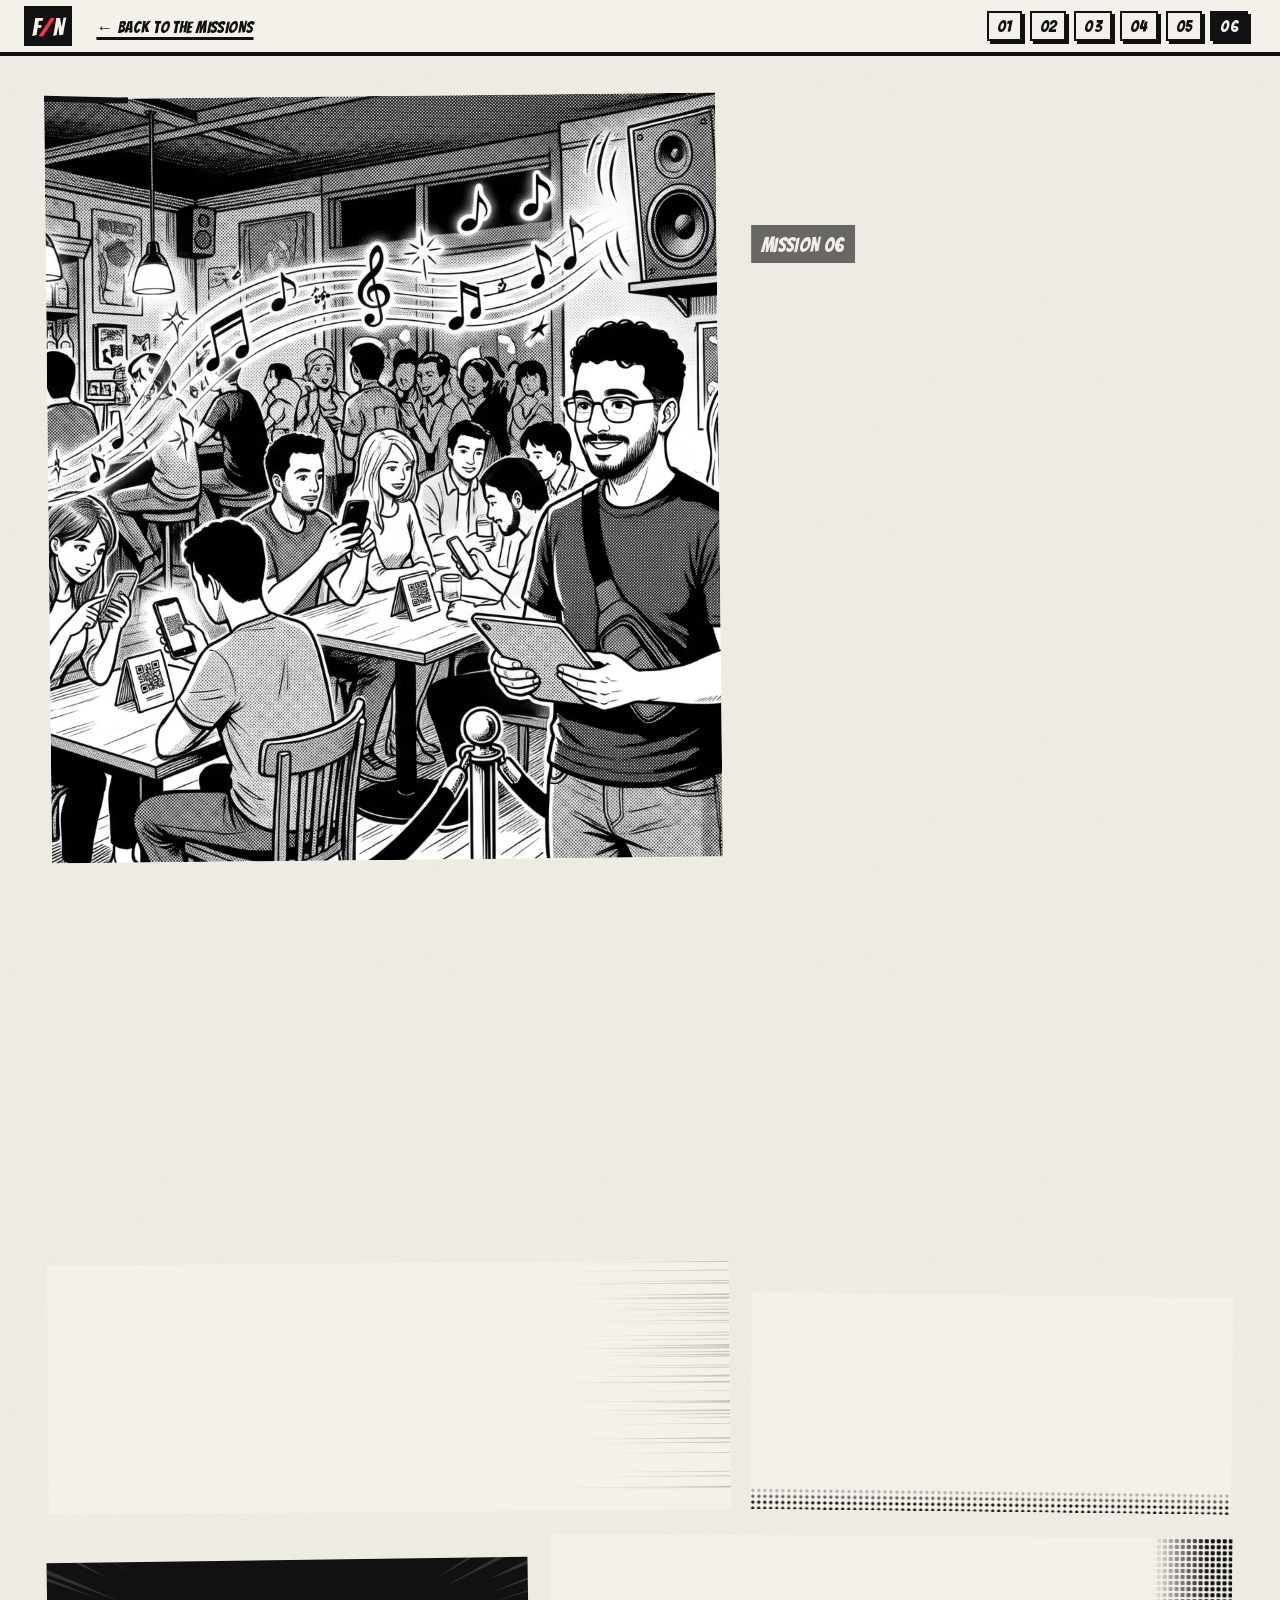
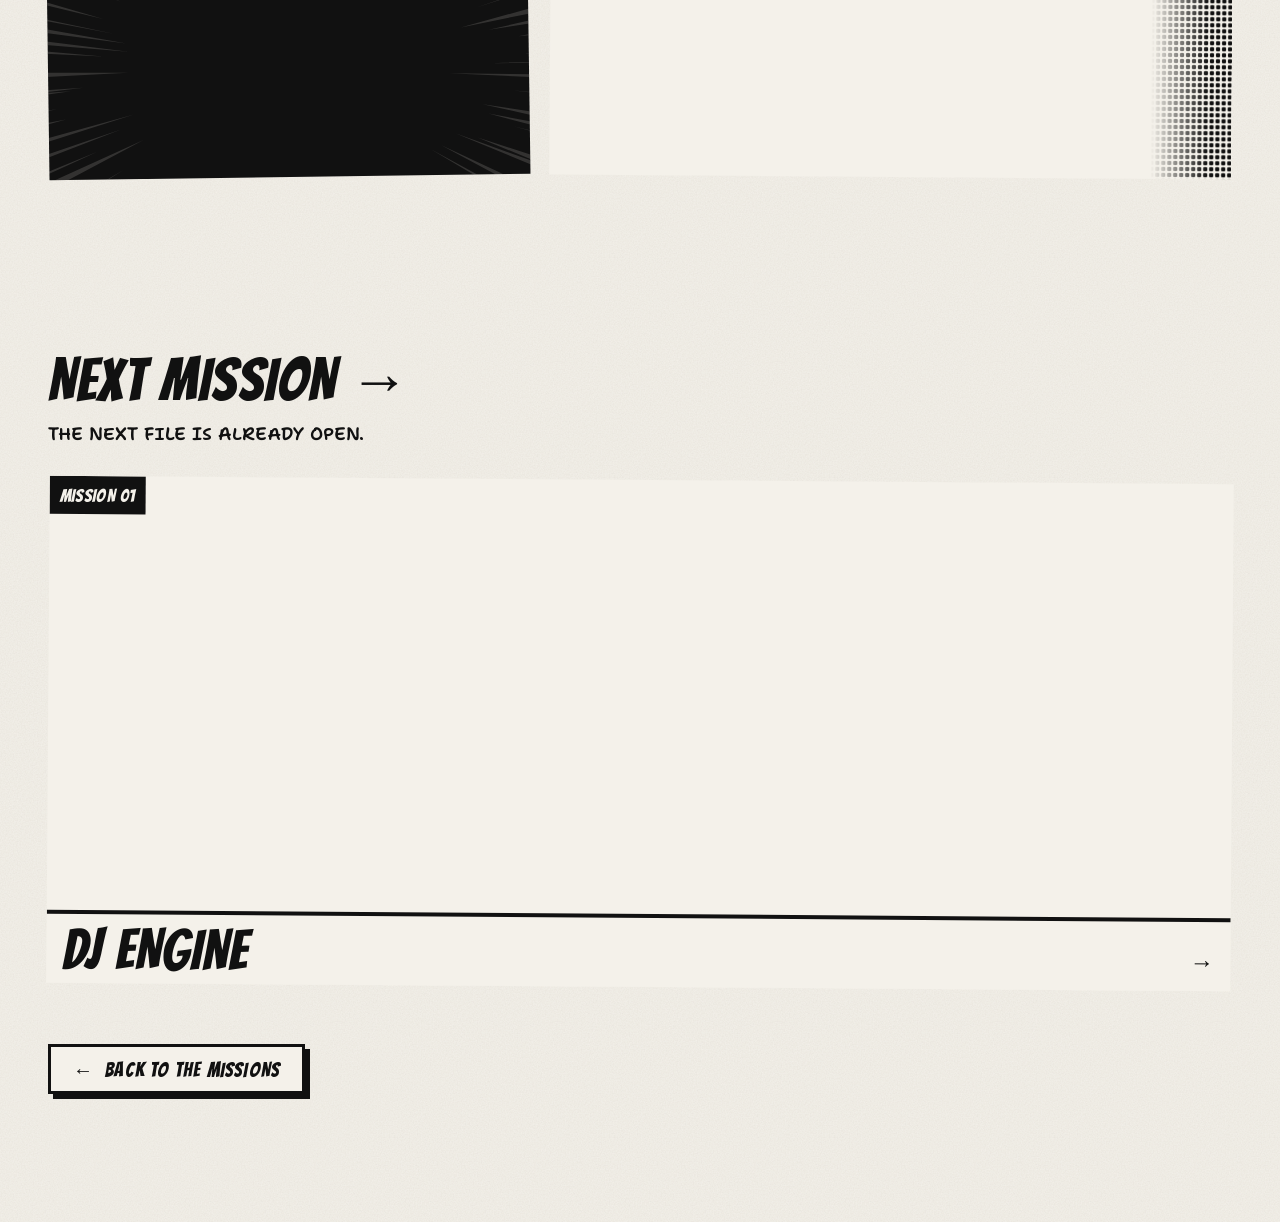
<file: work/you-are-the-dj.html>
<!DOCTYPE html><!--FgCXgS9N0zm9_QP6vOb_M--><html lang="en"><head><meta charSet="utf-8"/><meta name="viewport" content="width=device-width, initial-scale=1"/><link rel="preload" as="image" imageSrcSet="/_img/manga/mission-you-are-the-dj-16.webp 16w, /_img/manga/mission-you-are-the-dj-32.webp 32w, /_img/manga/mission-you-are-the-dj-48.webp 48w, /_img/manga/mission-you-are-the-dj-64.webp 64w, /_img/manga/mission-you-are-the-dj-96.webp 96w, /_img/manga/mission-you-are-the-dj-128.webp 128w, /_img/manga/mission-you-are-the-dj-256.webp 256w, /_img/manga/mission-you-are-the-dj-384.webp 384w, /_img/manga/mission-you-are-the-dj-640.webp 640w, /_img/manga/mission-you-are-the-dj-750.webp 750w, /_img/manga/mission-you-are-the-dj-828.webp 828w, /_img/manga/mission-you-are-the-dj-1080.webp 1080w, /_img/manga/mission-you-are-the-dj-1200.webp 1200w, /_img/manga/mission-you-are-the-dj-1920.webp 1920w, /_img/manga/mission-you-are-the-dj-2048.webp 2048w, /_img/manga/mission-you-are-the-dj-3840.webp 3840w" imageSizes="(min-width: 1024px) 1400px, 220vw"/><link rel="stylesheet" href="/_next/static/css/721074fa89608ee7.css" data-precedence="next"/><link rel="stylesheet" href="/_next/static/css/17f7c158eba8ad7c.css" data-precedence="next"/><link rel="stylesheet" href="/_next/static/css/c62b6b5aaa291d5e.css" data-precedence="next"/><link rel="preload" as="script" fetchPriority="low" href="/_next/static/chunks/webpack-a282238ce6d4e478.js"/><script src="/_next/static/chunks/4bd1b696-c023c6e3521b1417.js" async=""></script><script src="/_next/static/chunks/255-379c01dac331dc2b.js" async=""></script><script src="/_next/static/chunks/main-app-199c211e13765c55.js" async=""></script><script src="/_next/static/chunks/118-41cef40eb259bae9.js" async=""></script><script src="/_next/static/chunks/app/work/%5Bslug%5D/page-853ce18fb78f0d6a.js" async=""></script><title>You Are the DJ: Mission 06 — Feres Nefzi</title><meta name="description" content="A song-request platform for bars and venues: guests scan a code and request tracks, and the system fits them into the live set."/><link rel="canonical" href="https://iknight18.github.io/work/you-are-the-dj"/><meta property="og:title" content="You Are the DJ: Mission 06 — Feres Nefzi"/><meta property="og:description" content="Let the crowd pick the music, and keep the mix sounding good."/><meta property="og:url" content="https://iknight18.github.io/work/you-are-the-dj"/><meta property="og:type" content="article"/><meta name="twitter:card" content="summary"/><meta name="twitter:title" content="You Are the DJ: Mission 06 — Feres Nefzi"/><meta name="twitter:description" content="Let the crowd pick the music, and keep the mix sounding good."/><link rel="icon" href="/icon.svg?4a6fe679d8f6ae91" type="image/svg+xml" sizes="any"/><link rel="apple-touch-icon" href="/apple-icon.png?0b526a90244ce5f0" type="image/png" sizes="180x180"/><script src="/_next/static/chunks/polyfills-42372ed130431b0a.js" noModule=""></script></head><body class="__variable_4e7f7d __variable_2af979 __variable_762edc antialiased"><div hidden=""><!--$--><!--/$--></div><svg aria-hidden="true" focusable="false" width="0" height="0" style="position:absolute;width:0;height:0"><defs><filter id="rough-ink-heavy" x="-10%" y="-10%" width="120%" height="120%"><feTurbulence type="fractalNoise" baseFrequency="0.06" numOctaves="2" seed="3" result="noise"></feTurbulence><feDisplacementMap in="SourceGraphic" in2="noise" scale="5" xChannelSelector="R" yChannelSelector="G"></feDisplacementMap></filter></defs></svg><script>(function(){try{var d=document.documentElement;if(matchMedia("(prefers-reduced-motion: reduce)").matches)return;d.dataset.intro="pending";setTimeout(function(){if(d.dataset.intro==="pending")d.dataset.intro="skipped"},2000)}catch(e){}})();</script><a href="#title-page" class="ink-button sr-only !fixed left-3 top-3 z-[70] focus:not-sr-only">Skip to the mission</a><header data-top-bar="true" class="sticky top-0 z-50 border-b-[4px] border-ink bg-paper"><nav aria-label="Missions" class="mx-auto flex h-[calc(var(--nav-h)-4px)] max-w-[1400px] items-center gap-3 pl-3 sm:gap-5 sm:pl-6 lg:pr-6"><a class="lettering shrink-0 bg-ink px-2 pb-0.5 pt-1.5 text-2xl text-paper" aria-label="Cover: Feres Nefzi" href="/"><span aria-hidden="true">F<span class="text-signal">/</span>N</span></a><a class="lettering shrink-0 whitespace-nowrap px-1 pt-1 text-[1.05rem] tracking-wide underline decoration-[2.5px] underline-offset-4 hover:text-signal-ink" href="/#missions"><span aria-hidden="true">← </span><span class="sm:hidden">Missions</span><span class="hidden sm:inline">Back to the missions</span></a><ul class="no-scrollbar ml-auto flex min-w-0 items-center gap-2 overflow-x-auto py-2 pl-1.5 pr-6 [mask-image:linear-gradient(to_right,#000_calc(100%-1.75rem),transparent)] sm:pr-3 sm:[mask-image:none] lg:pr-2"><li class="shrink-0"><a data-mission-tab="dj-engine" title="DJ Engine" class="lettering relative block border-[2.5px] border-ink bg-paper px-2 pb-1 pt-1.5 text-[1.05rem] shadow-[3px_3px_0_var(--ink)] transition-colors hover:bg-ink hover:text-paper aria-[current]:bg-ink aria-[current]:text-paper" href="/work/dj-engine"><span class="sr-only">Mission<!-- --> </span>01<span class="sr-only">: <!-- -->DJ Engine</span></a></li><li class="shrink-0"><a data-mission-tab="theater-pose" title="Theater Pose Estimation" class="lettering relative block border-[2.5px] border-ink bg-paper px-2 pb-1 pt-1.5 text-[1.05rem] shadow-[3px_3px_0_var(--ink)] transition-colors hover:bg-ink hover:text-paper aria-[current]:bg-ink aria-[current]:text-paper" href="/work/theater-pose"><span class="sr-only">Mission<!-- --> </span>02<span class="sr-only">: <!-- -->Theater Pose Estimation</span></a></li><li class="shrink-0"><a data-mission-tab="claude-workbench" title="Claude Workbench" class="lettering relative block border-[2.5px] border-ink bg-paper px-2 pb-1 pt-1.5 text-[1.05rem] shadow-[3px_3px_0_var(--ink)] transition-colors hover:bg-ink hover:text-paper aria-[current]:bg-ink aria-[current]:text-paper" href="/work/claude-workbench"><span class="sr-only">Mission<!-- --> </span>03<span class="sr-only">: <!-- -->Claude Workbench</span></a></li><li class="shrink-0"><a data-mission-tab="fripa" title="Fripa" class="lettering relative block border-[2.5px] border-ink bg-paper px-2 pb-1 pt-1.5 text-[1.05rem] shadow-[3px_3px_0_var(--ink)] transition-colors hover:bg-ink hover:text-paper aria-[current]:bg-ink aria-[current]:text-paper" href="/work/fripa"><span class="sr-only">Mission<!-- --> </span>04<span class="sr-only">: <!-- -->Fripa</span></a></li><li class="shrink-0"><a data-mission-tab="flashlink" title="FlashLink" class="lettering relative block border-[2.5px] border-ink bg-paper px-2 pb-1 pt-1.5 text-[1.05rem] shadow-[3px_3px_0_var(--ink)] transition-colors hover:bg-ink hover:text-paper aria-[current]:bg-ink aria-[current]:text-paper" href="/work/flashlink"><span class="sr-only">Mission<!-- --> </span>05<span class="sr-only">: <!-- -->FlashLink</span></a></li><li class="shrink-0"><a data-mission-tab="you-are-the-dj" aria-current="page" title="You Are the DJ" class="lettering relative block border-[2.5px] border-ink bg-paper px-2 pb-1 pt-1.5 text-[1.05rem] shadow-[3px_3px_0_var(--ink)] transition-colors hover:bg-ink hover:text-paper aria-[current]:bg-ink aria-[current]:text-paper" href="/work/you-are-the-dj"><span class="sr-only">Mission<!-- --> </span>06<span class="sr-only">: <!-- -->You Are the DJ</span></a></li></ul></nav></header><div class="paper-grain overflow-x-clip"><main class="mx-auto max-w-[1280px] px-4 sm:px-8 lg:px-12"><section id="title-page" aria-labelledby="mission-title" class="relative grid gap-y-8 pb-16 pt-8 lg:min-h-[calc(100svh-var(--nav-h))] lg:grid-cols-12 lg:grid-rows-[1fr_auto_auto_1fr] lg:gap-x-12 lg:py-10"><div class="flex flex-col items-start gap-4 lg:col-span-5 lg:col-start-8 lg:row-start-2"><p data-title-meta="true" class="lettering bg-ink px-2.5 pb-1 pt-1.5 text-xl text-paper">Mission<!-- --> <!-- -->06</p><h1 id="mission-title" class="lettering max-w-full break-words text-[clamp(3.1rem,6.2vw,6rem)] leading-[0.82] [text-shadow:0.05em_0.05em_0_var(--paper),0.085em_0.085em_0_var(--ink)]"><span data-title-word="true" class="inline-block pr-[0.22em]">You<!-- --> </span><span data-title-word="true" class="inline-block pr-[0.22em]">Are<!-- --> </span><span data-title-word="true" class="inline-block pr-[0.22em]">the<!-- --> </span><span data-title-word="true" class="inline-block pr-[0.22em]">DJ</span></h1></div><div data-title-art="true" class="relative lg:col-span-7 lg:col-start-1 lg:row-span-4 lg:row-start-1"><div class="panel aspect-[4/3] sm:aspect-[16/10] lg:aspect-auto lg:h-full lg:min-h-[min(68svh,620px)]" data-panel="true" data-size="lg" style="--tilt:-0.6deg;--stroke-panel:clamp(3px, 0.9vw, 6px)"><div class="panel-body "><div class="halftone absolute inset-0" data-halftone="true"><img alt="In a crowded bar at night, guests scan a QR code with their phones while Feres stands at the side with a tablet, managing the queue." decoding="async" data-nimg="fill" class="object-cover" style="position:absolute;height:100%;width:100%;left:0;top:0;right:0;bottom:0;object-position:72% 45%;color:transparent" sizes="(min-width: 1024px) 1400px, 220vw" srcSet="/_img/manga/mission-you-are-the-dj-16.webp 16w, /_img/manga/mission-you-are-the-dj-32.webp 32w, /_img/manga/mission-you-are-the-dj-48.webp 48w, /_img/manga/mission-you-are-the-dj-64.webp 64w, /_img/manga/mission-you-are-the-dj-96.webp 96w, /_img/manga/mission-you-are-the-dj-128.webp 128w, /_img/manga/mission-you-are-the-dj-256.webp 256w, /_img/manga/mission-you-are-the-dj-384.webp 384w, /_img/manga/mission-you-are-the-dj-640.webp 640w, /_img/manga/mission-you-are-the-dj-750.webp 750w, /_img/manga/mission-you-are-the-dj-828.webp 828w, /_img/manga/mission-you-are-the-dj-1080.webp 1080w, /_img/manga/mission-you-are-the-dj-1200.webp 1200w, /_img/manga/mission-you-are-the-dj-1920.webp 1920w, /_img/manga/mission-you-are-the-dj-2048.webp 2048w, /_img/manga/mission-you-are-the-dj-3840.webp 3840w" src="/_img/manga/mission-you-are-the-dj-3840.webp"/></div><p data-mission-tag="true" class="absolute left-0 top-0 z-[1] flex flex-wrap items-start"><span class="lettering bg-ink px-2.5 pb-1 pt-1.5 text-lg text-paper">realtime</span></p></div><svg class="panel-border" viewBox="0 0 1000 1000" preserveAspectRatio="none" aria-hidden="true" focusable="false"><path data-panel-border="true" d="M0.0 -1.0L111.1 2.3L222.2 1.3L333.3 -0.0L444.4 -1.7L555.6 2.1L666.7 -0.9L777.8 -1.4L888.9 1.2L1000.2 0.0L998.7 111.1L998.4 222.2L998.0 333.3L998.2 444.4L999.5 555.6L999.4 666.7L998.8 777.8L1000.7 888.9L1000.0 999.5L888.9 998.8L777.8 1000.3L666.7 1000.5L555.6 999.2L444.4 999.1L333.3 999.8L222.2 999.4L111.1 1000.1L-0.5 1000.0L-1.5 888.9L0.9 777.8L-0.5 666.7L0.2 555.6L-2.2 444.4L-1.8 333.3L-0.4 222.2L-1.0 111.1Z"></path></svg></div><span aria-hidden="true" data-sfx="true" data-tone="signal" class="sfx block w-max absolute -bottom-7 right-2 z-20 lg:-bottom-9 lg:-right-8" style="font-size:clamp(3.25rem, 7vw, 6rem);--tilt:-11deg">PING!</span></div><div data-title-copy="true" class="flex flex-col items-start gap-7 pt-4 lg:col-span-5 lg:col-start-8 lg:row-start-3 lg:pt-2"><p class="bubble max-w-[24rem] text-[clamp(1.1rem,2.2vw,1.4rem)] lg:-ml-16" data-bubble="true" data-tail="left" data-variant="shout"><svg class="bubble-tail" viewBox="0 -16 40 48" aria-hidden="true" focusable="false"><path d="M8 -16 C 10 4, 18 18, 36 30 C 26 14, 24 0, 26 -16 Z"></path></svg><span class="bubble-body ">Let the crowd pick the music, and keep the mix sounding good.</span><svg class="bubble-tail bubble-tail-patch" viewBox="0 -5 40 6" aria-hidden="true" focusable="false"><path d="M8 -16 C 10 4, 18 18, 36 30 C 26 14, 24 0, 26 -16 Z"></path></svg></p><div data-title-file="true" class="mt-4 w-full max-w-md"><p class="narration text-base">A song-request platform for bars and venues: guests scan a code and request tracks, and the system fits them into the live set.</p><div class="mt-6 flex flex-wrap items-center gap-x-6 gap-y-4"><div><p class="hand text-sm font-semibold uppercase">Case file</p><ul class="mt-1.5 flex flex-wrap gap-2"><li class="border-[2.5px] border-ink bg-paper px-2 py-0.5 text-sm font-bold">Real-time systems</li><li class="border-[2.5px] border-ink bg-paper px-2 py-0.5 text-sm font-bold">Payments</li><li class="border-[2.5px] border-ink bg-paper px-2 py-0.5 text-sm font-bold">Audio</li></ul></div><p class="stamp text-lg" data-stamp="true">Prototype</p></div></div></div></section><section id="features" aria-labelledby="features-title" class="relative py-20 lg:py-28"><header data-chapter-title="true" class="relative mb-12 flex flex-col sm:mb-16 items-start"><svg aria-hidden="true" focusable="false" data-speed-lines="parallel" viewBox="0 0 1000 1000" preserveAspectRatio="none" class="pointer-events-none absolute top-1/2 hidden h-28 w-[38vw] -translate-y-1/2 text-ink/80 lg:block right-[-6vw]"><path d="M64.9 238.8L1000 236.2L1000 241.4ZM713.0 927.0L1000 923.7L1000 930.3ZM710.2 361.0L1000 360.0L1000 361.9ZM20.4 983.9L1000 981.6L1000 986.3ZM339.1 451.9L1000 449.3L1000 454.4ZM165.1 777.4L1000 775.4L1000 779.4ZM110.9 474.1L1000 472.3L1000 475.9ZM681.0 481.5L1000 478.5L1000 484.5ZM481.4 834.2L1000 832.9L1000 835.5ZM658.5 981.8L1000 979.6L1000 983.9ZM669.0 456.3L1000 455.2L1000 457.4ZM170.4 621.6L1000 620.6L1000 622.6ZM55.2 605.6L1000 604.0L1000 607.1ZM485.4 590.5L1000 588.8L1000 592.2ZM216.2 512.5L1000 510.8L1000 514.1ZM94.4 158.2L1000 155.6L1000 160.8ZM2.7 379.3L1000 377.1L1000 381.5ZM559.7 178.1L1000 174.6L1000 181.7ZM380.4 588.0L1000 586.7L1000 589.3ZM616.1 434.0L1000 433.2L1000 434.7ZM180.0 691.6L1000 690.5L1000 692.8ZM193.6 543.0L1000 539.6L1000 546.4ZM445.0 371.3L1000 368.7L1000 374.0ZM372.3 828.6L1000 826.4L1000 830.8ZM32.1 785.7L1000 784.0L1000 787.4ZM594.7 884.8L1000 883.3L1000 886.4ZM213.8 949.7L1000 948.3L1000 951.1ZM529.6 52.1L1000 48.9L1000 55.4ZM592.0 760.0L1000 757.7L1000 762.3ZM437.0 756.4L1000 754.6L1000 758.1ZM595.9 352.3L1000 348.9L1000 355.6ZM240.9 204.5L1000 201.6L1000 207.3ZM548.6 440.4L1000 438.1L1000 442.7ZM674.6 336.8L1000 334.9L1000 338.7ZM187.1 465.9L1000 462.6L1000 469.2ZM576.3 773.8L1000 771.0L1000 776.6ZM692.9 585.0L1000 582.0L1000 588.0ZM327.9 822.8L1000 819.5L1000 826.1ZM189.8 56.9L1000 54.8L1000 58.9ZM66.7 995.1L1000 993.7L1000 996.4ZM114.2 281.9L1000 278.7L1000 285.1ZM35.9 984.9L1000 984.1L1000 985.7ZM571.2 883.7L1000 880.0L1000 887.4ZM56.7 240.9L1000 237.7L1000 244.2ZM328.2 647.9L1000 646.0L1000 649.7ZM729.8 186.0L1000 185.2L1000 186.8Z" fill="currentColor"></path></svg><div data-title-box="true" class="relative flex items-stretch border-[4px] border-ink bg-paper shadow-[7px_7px_0_var(--ink)]"><span aria-hidden="true" data-title-number="true" class="lettering flex items-center bg-ink px-3 pt-1 text-[3.25rem] text-paper sm:px-4 sm:text-[4.5rem]">1</span><h2 id="features-title" class="lettering flex flex-col justify-center px-4 py-2 sm:px-5"><span class="text-base tracking-[0.2em] sm:text-lg">Part<span class="sr-only"> <!-- -->1<!-- -->:</span> </span><span class="text-[2.6rem] sm:text-6xl">The moves</span></h2></div><p data-title-kicker="true" class="hand relative mt-5 max-w-md text-lg font-semibold uppercase leading-snug sm:text-xl">Four panels. Everything this build can do.<svg aria-hidden="true" focusable="false" viewBox="0 0 400 14" preserveAspectRatio="none" class="absolute -bottom-3 left-0 h-3 w-full overflow-visible"><path data-ink-underline="true" d="M3 9 C 70 4, 150 11, 230 6 S 350 3, 397 8" fill="none" stroke="var(--ink)" stroke-width="3.5" stroke-linecap="round" vector-effect="non-scaling-stroke"></path></svg></p></header><ol class="grid gap-x-[var(--gutter)] gap-y-14 md:grid-cols-12 md:gap-y-12"><li data-feature="true" class="relative md:col-span-7"><div class="panel h-full" data-panel="true" data-size="md" style="--tilt:-0.5deg;--stroke-panel:clamp(3px, 0.9vw, 5px)"><div class="panel-body "><svg aria-hidden="true" focusable="false" data-speed-lines="parallel" viewBox="0 0 1000 1000" preserveAspectRatio="none" class="pointer-events-none absolute inset-y-0 right-0 h-full w-1/3 text-ink/20 [mask-image:linear-gradient(to_left,#000,transparent)]"><path d="M338.7 241.5L1000 239.5L1000 243.5ZM214.0 186.1L1000 185.1L1000 187.1ZM400.4 378.2L1000 375.6L1000 380.9ZM638.3 386.1L1000 384.4L1000 387.8ZM592.1 289.9L1000 288.5L1000 291.2ZM111.1 40.1L1000 37.8L1000 42.4ZM705.3 564.2L1000 562.8L1000 565.5ZM162.3 421.3L1000 419.8L1000 422.8ZM411.9 656.0L1000 654.1L1000 657.9ZM156.7 351.3L1000 348.2L1000 354.4ZM604.6 569.5L1000 566.2L1000 572.9ZM334.2 866.3L1000 864.0L1000 868.7ZM239.7 601.6L1000 599.2L1000 604.0ZM389.8 616.1L1000 613.8L1000 618.5ZM294.2 429.6L1000 427.2L1000 431.9ZM260.2 152.0L1000 148.8L1000 155.2ZM393.8 464.4L1000 461.1L1000 467.6ZM294.9 196.9L1000 195.0L1000 198.9ZM471.9 137.2L1000 133.6L1000 140.7ZM512.2 385.7L1000 383.4L1000 388.0ZM246.8 220.6L1000 219.5L1000 221.8ZM739.4 630.4L1000 628.2L1000 632.6ZM741.1 458.2L1000 457.3L1000 459.1ZM580.0 524.2L1000 523.2L1000 525.2ZM289.2 252.0L1000 250.7L1000 253.3ZM402.1 847.4L1000 845.9L1000 849.0ZM366.9 5.2L1000 2.8L1000 7.6ZM619.1 605.1L1000 603.7L1000 606.5ZM150.6 488.3L1000 485.1L1000 491.6ZM251.8 913.1L1000 912.1L1000 914.0ZM364.6 367.0L1000 365.1L1000 368.9ZM331.1 772.7L1000 771.0L1000 774.4ZM468.9 348.0L1000 345.9L1000 350.2ZM197.2 146.8L1000 146.0L1000 147.5ZM462.6 340.9L1000 337.4L1000 344.4ZM381.5 82.2L1000 80.3L1000 84.2ZM552.5 148.8L1000 146.5L1000 151.1ZM341.2 731.5L1000 729.2L1000 733.9ZM46.7 564.2L1000 562.1L1000 566.3ZM318.5 316.8L1000 315.3L1000 318.2ZM101.0 909.2L1000 906.9L1000 911.4ZM336.2 172.1L1000 170.3L1000 173.8ZM3.2 91.9L1000 89.3L1000 94.6ZM270.0 300.9L1000 298.8L1000 303.1ZM306.4 714.3L1000 710.9L1000 717.6ZM649.2 210.5L1000 207.6L1000 213.5Z" fill="currentColor"></path></svg><span aria-hidden="true" data-feature-number="true" class="lettering absolute left-0 top-0 z-[1] px-3 pb-0.5 pt-1.5 text-3xl bg-ink text-paper">01</span><div data-feature-text="true" class="relative pb-10 pl-5 pt-16 sm:pb-12 sm:pl-8 pr-5 sm:pr-8"><h3 class="lettering text-[clamp(2rem,3.4vw,2.9rem)]">Scan and request</h3><p class="mt-3 max-w-[34rem] text-[1.02rem] font-medium leading-relaxed ">Guests scan a QR code at their table, search for a song and request it from their phone.</p></div></div><svg class="panel-border" viewBox="0 0 1000 1000" preserveAspectRatio="none" aria-hidden="true" focusable="false"><path data-panel-border="true" d="M0.0 -0.9L111.1 1.8L222.2 1.8L333.3 -1.8L444.4 -0.2L555.6 -1.4L666.7 0.2L777.8 2.4L888.9 0.5L999.5 0.0L1001.0 111.1L998.9 222.2L1001.5 333.3L999.5 444.4L1001.3 555.6L997.9 666.7L998.8 777.8L998.2 888.9L1000.0 1000.0L888.9 998.3L777.8 999.0L666.7 1001.3L555.6 997.7L444.4 999.2L333.3 1002.2L222.2 1000.8L111.1 998.8L-0.2 1000.0L0.3 888.9L-1.5 777.8L2.3 666.7L1.1 555.6L-0.3 444.4L0.3 333.3L-0.7 222.2L1.0 111.1Z"></path></svg></div><span aria-hidden="true" data-sfx="true" data-tone="signal" class="sfx block w-max absolute z-20 -top-7 right-3" style="font-size:clamp(2.3rem, 4vw, 3.1rem);--tilt:-9deg">BEEP!</span></li><li data-feature="true" class="relative md:col-span-5 md:mt-8"><div class="panel h-full" data-panel="true" data-size="md" style="--tilt:0.7deg;--stroke-panel:clamp(3px, 0.9vw, 5px)"><div class="panel-body "><div aria-hidden="true" class="tone tone-fade absolute inset-x-0 bottom-0 h-7" style="--tone-angle:0deg"></div><span aria-hidden="true" data-feature-number="true" class="lettering absolute left-0 top-0 z-[1] px-3 pb-0.5 pt-1.5 text-3xl bg-ink text-paper">02</span><div data-feature-text="true" class="relative pb-10 pl-5 pt-16 sm:pb-12 sm:pl-8 pr-5 sm:pr-8"><h3 class="lettering text-[clamp(2rem,3.4vw,2.9rem)]">Smart queue</h3><p class="mt-3 max-w-[34rem] text-[1.02rem] font-medium leading-relaxed ">Requests are ordered so the music still flows: tempo, key, energy and waiting time all count.</p></div></div><svg class="panel-border" viewBox="0 0 1000 1000" preserveAspectRatio="none" aria-hidden="true" focusable="false"><path data-panel-border="true" d="M0.0 -0.0L111.1 -1.6L222.2 -0.7L333.3 0.0L444.4 0.2L555.6 0.1L666.7 1.1L777.8 1.1L888.9 1.6L1000.1 0.0L999.9 111.1L1001.8 222.2L1000.9 333.3L1002.1 444.4L999.4 555.6L999.1 666.7L1001.2 777.8L1002.1 888.9L1000.0 999.9L888.9 999.8L777.8 998.8L666.7 999.5L555.6 1000.1L444.4 999.4L333.3 1000.3L222.2 999.8L111.1 1000.8L-0.1 1000.0L1.0 888.9L0.9 777.8L0.8 666.7L0.2 555.6L-0.3 444.4L-1.2 333.3L-2.0 222.2L-1.6 111.1Z"></path></svg></div><span aria-hidden="true" data-sfx="true" data-tone="signal" class="sfx block w-max absolute z-20 -top-8 -right-1 md:-right-4" style="font-size:clamp(2.3rem, 4vw, 3.1rem);--tilt:8deg">SHUFFLE!</span></li><li data-feature="true" class="relative md:col-span-5"><div class="panel h-full" data-panel="true" data-size="md" style="--tilt:-0.8deg;--stroke-panel:clamp(3px, 0.9vw, 5px)"><div class="panel-body !bg-ink text-paper"><svg aria-hidden="true" focusable="false" data-speed-lines="radial" viewBox="0 0 1000 1000" preserveAspectRatio="xMidYMid slice" class="pointer-events-none absolute inset-0 h-full w-full text-paper/15"><path d="M922.3 494.8L1259.9 486.6L1260.0 494.6ZM833.8 514.4L1259.6 525.8L1259.0 539.9ZM966.9 552.3L1255.7 580.4L1254.8 588.9ZM902.1 579.9L1247.7 636.2L1243.0 659.9ZM913.7 599.3L1241.8 665.5L1236.1 689.2ZM965.2 626.3L1234.6 694.8L1232.2 703.5ZM890.7 648.8L1214.6 758.8L1205.7 782.2ZM844.4 639.1L1208.0 776.4L1201.3 792.9ZM814.9 663.6L1179.8 839.9L1168.9 860.8ZM793.0 671.9L1159.5 877.6L1151.4 891.5ZM895.2 740.8L1153.5 888.0L1144.4 903.0ZM812.2 735.2L1113.2 949.0L1100.8 965.4ZM842.4 782.4L1092.9 975.5L1079.6 991.6ZM793.2 775.0L1063.5 1010.0L1044.9 1029.8ZM785.6 782.3L1044.1 1030.6L1036.9 1037.9ZM784.3 815.9L1016.6 1057.4L999.9 1072.4ZM718.2 792.0L960.6 1104.5L949.1 1113.1ZM714.9 806.7L938.8 1120.6L933.4 1124.3ZM752.8 911.5L908.4 1140.9L887.2 1154.0ZM703.2 871.2L875.7 1160.6L854.1 1172.5ZM648.3 817.8L827.1 1186.0L815.6 1191.4ZM662.5 948.9L762.5 1213.2L754.8 1216.0ZM630.6 923.9L731.1 1224.0L716.5 1228.5ZM608.4 896.9L704.4 1232.0L696.1 1234.3ZM592.7 916.5L670.6 1240.6L659.6 1243.0ZM548.2 860.3L608.9 1252.2L592.5 1254.3ZM546.7 968.8L585.7 1255.1L565.0 1257.2ZM505.9 964.3L520.1 1259.7L499.2 1260.0ZM491.7 850.1L486.7 1259.9L477.4 1259.7ZM457.3 986.2L443.4 1257.9L423.5 1256.1ZM444.7 895.0L405.5 1254.1L383.8 1251.1ZM418.5 954.9L369.8 1248.8L362.2 1247.4ZM401.0 843.0L300.4 1233.3L278.2 1226.9ZM376.0 889.1L275.0 1225.9L263.5 1222.3ZM363.1 834.7L224.1 1208.1L200.5 1198.5ZM348.5 840.0L198.6 1197.7L182.7 1190.6ZM299.5 884.5L151.4 1175.3L145.8 1172.4ZM310.7 818.8L118.9 1157.5L105.0 1149.3ZM262.2 844.3L76.8 1131.3L59.5 1119.3ZM259.8 808.2L37.2 1102.8L28.5 1096.0ZM260.4 778.8L14.6 1084.8L-5.1 1067.8ZM200.0 796.0L-31.7 1043.0L-50.2 1024.3ZM221.5 744.9L-68.5 1004.4L-72.9 999.4ZM126.0 804.6L-84.0 986.4L-94.6 973.4ZM121.0 761.7L-119.3 940.5L-131.3 923.1ZM132.4 741.2L-130.4 924.5L-140.3 909.4ZM153.2 706.3L-149.8 894.2L-156.6 882.8ZM196.4 644.3L-180.6 838.3L-192.1 814.1ZM100.3 667.1L-198.7 799.0L-203.6 787.4ZM149.8 621.7L-215.3 756.9L-220.5 741.8ZM177.1 591.0L-229.2 714.1L-233.8 697.9ZM35.9 599.5L-240.8 669.9L-245.3 648.8ZM16.8 577.7L-248.9 629.3L-251.7 612.0ZM46.3 541.0L-256.0 578.0L-257.7 558.8ZM72.8 534.0L-256.9 569.1L-258.3 551.5ZM166.2 504.2L-259.7 520.5L-260.0 498.5ZM114.8 469.4L-258.2 447.7L-257.0 432.1ZM167.4 460.6L-255.7 419.6L-253.6 401.5ZM163.6 443.4L-250.9 383.1L-247.9 364.7ZM137.2 422.5L-244.1 345.3L-242.3 337.1ZM116.1 391.8L-233.9 302.5L-229.0 285.2ZM102.5 347.4L-213.1 237.2L-205.8 218.2ZM153.8 356.5L-206.0 218.7L-198.0 199.3ZM128.1 307.4L-180.5 161.7L-169.1 139.6ZM132.1 288.5L-164.3 130.7L-153.3 111.7ZM188.8 304.8L-146.3 100.2L-141.4 92.4ZM171.3 271.0L-127.4 71.1L-119.7 60.1ZM146.2 202.4L-87.9 18.4L-75.2 3.2ZM203.8 233.8L-72.2 -0.2L-58.2 -15.7ZM209.5 205.4L-41.3 -33.5L-25.9 -48.7ZM258.9 214.5L1.8 -73.9L17.6 -87.2ZM226.3 133.7L34.5 -100.8L55.8 -116.6ZM267.3 145.4L79.1 -132.8L87.0 -138.0ZM329.1 216.1L99.1 -145.7L117.1 -156.5ZM282.9 91.6L140.1 -169.4L146.4 -172.7ZM292.2 60.9L168.4 -183.9L181.4 -190.0ZM376.2 173.7L221.5 -207.1L239.2 -213.9ZM352.1 44.8L256.5 -219.9L273.8 -225.6ZM375.0 56.7L289.3 -230.2L298.3 -232.7ZM438.7 156.4L355.5 -246.1L377.6 -250.1ZM426.8 36.6L370.2 -248.8L392.7 -252.4ZM476.9 156.1L437.0 -257.4L461.3 -259.0ZM491.6 70.6L472.2 -259.5L498.1 -260.0ZM514.6 48.3L512.1 -259.9L537.1 -259.1ZM544.8 46.9L567.0 -257.0L582.5 -255.5ZM555.0 78.3L590.0 -254.7L606.6 -252.5ZM573.9 109.1L636.6 -247.6L645.9 -245.9ZM604.1 72.9L668.7 -241.0L691.0 -235.6ZM602.0 170.8L719.7 -227.5L730.2 -224.3ZM648.7 135.2L774.3 -208.8L799.3 -198.6ZM643.0 184.0L809.5 -194.1L817.4 -190.6ZM693.5 147.9L861.0 -168.8L871.1 -163.2ZM731.7 119.8L889.5 -152.6L901.4 -145.4ZM768.9 97.9L918.0 -134.8L927.1 -128.6ZM790.7 133.1L969.2 -97.9L974.8 -93.5ZM745.9 206.9L983.7 -86.2L993.4 -78.1ZM787.6 216.3L1032.8 -41.9L1049.1 -25.4ZM788.4 223.0L1040.3 -34.5L1056.0 -18.1ZM846.8 227.7L1095.6 27.9L1099.8 33.3ZM798.3 273.8L1099.0 32.2L1112.1 49.5ZM868.4 256.9L1127.6 71.3L1141.0 91.7ZM808.4 316.8L1147.3 101.8L1159.3 122.0ZM819.5 337.7L1172.6 146.1L1182.4 165.5ZM914.9 321.9L1193.0 187.9L1203.6 212.7ZM918.2 349.4L1212.1 234.6L1217.9 250.6ZM893.1 378.1L1224.8 271.3L1227.0 278.4ZM858.6 419.6L1238.5 320.6L1244.5 347.1ZM916.8 425.4L1245.8 353.9L1250.2 378.3ZM978.3 439.6L1252.3 391.9L1255.5 417.6ZM989.3 476.0L1258.5 452.9L1259.5 472.7Z" fill="currentColor"></path></svg><span aria-hidden="true" data-feature-number="true" class="lettering absolute left-0 top-0 z-[1] px-3 pb-0.5 pt-1.5 text-3xl bg-paper text-ink">03</span><div data-feature-text="true" class="relative pb-10 pl-5 pt-16 sm:pb-12 sm:pl-8 pr-5 sm:pr-8"><h3 class="lettering text-[clamp(2rem,3.4vw,2.9rem)]">Venue control</h3><p class="mt-3 max-w-[34rem] text-[1.02rem] font-medium leading-relaxed text-paper/90">Staff can pause requests, manage the queue and run several venues at once.</p></div></div><svg class="panel-border" viewBox="0 0 1000 1000" preserveAspectRatio="none" aria-hidden="true" focusable="false"><path data-panel-border="true" d="M0.0 0.8L111.1 -1.4L222.2 0.3L333.3 -1.2L444.4 0.0L555.6 -0.6L666.7 1.5L777.8 0.7L888.9 -2.2L999.7 0.0L999.1 111.1L1002.1 222.2L1000.5 333.3L1000.3 444.4L1000.7 555.6L997.7 666.7L998.7 777.8L1000.8 888.9L1000.0 1000.4L888.9 999.7L777.8 998.2L666.7 999.0L555.6 1002.2L444.4 998.8L333.3 999.8L222.2 1001.3L111.1 997.8L0.8 1000.0L-0.2 888.9L1.0 777.8L-1.3 666.7L-1.8 555.6L-1.3 444.4L-1.1 333.3L0.1 222.2L-0.4 111.1Z"></path></svg></div><span aria-hidden="true" data-sfx="true" data-tone="signal" class="sfx block w-max absolute z-20 -top-7 right-4 md:top-auto md:-bottom-7" style="font-size:clamp(2.3rem, 4vw, 3.1rem);--tilt:6deg">CLACK!</span></li><li data-feature="true" class="relative md:col-span-7 md:-mt-6"><div class="panel h-full" data-panel="true" data-size="md" style="--tilt:0.4deg;--stroke-panel:clamp(3px, 0.9vw, 5px)"><div class="panel-body "><div aria-hidden="true" class="tone tone-dense tone-fade absolute inset-y-0 right-0 w-[14%]" style="--tone-angle:270deg"></div><span aria-hidden="true" data-feature-number="true" class="lettering absolute left-0 top-0 z-[1] px-3 pb-0.5 pt-1.5 text-3xl bg-ink text-paper">04</span><div data-feature-text="true" class="relative pb-10 pl-5 pt-16 sm:pb-12 sm:pl-8 pr-[16%]"><h3 class="lettering text-[clamp(2rem,3.4vw,2.9rem)]">Secure payments</h3><p class="mt-3 max-w-[34rem] text-[1.02rem] font-medium leading-relaxed ">Paid requests with refunds and a full audit trail.</p></div></div><svg class="panel-border" viewBox="0 0 1000 1000" preserveAspectRatio="none" aria-hidden="true" focusable="false"><path data-panel-border="true" d="M0.0 -0.2L111.1 0.5L222.2 1.1L333.3 0.8L444.4 -1.1L555.6 -0.3L666.7 -0.4L777.8 -1.0L888.9 1.3L1000.4 0.0L1000.1 111.1L998.7 222.2L999.9 333.3L997.8 444.4L999.9 555.6L1001.2 666.7L1001.8 777.8L1000.0 888.9L1000.0 1000.9L888.9 1000.7L777.8 1001.3L666.7 999.9L555.6 998.3L444.4 999.4L333.3 998.4L222.2 997.7L111.1 997.9L0.3 1000.0L-0.4 888.9L1.5 777.8L-0.0 666.7L-2.0 555.6L-1.5 444.4L0.4 333.3L0.7 222.2L1.5 111.1Z"></path></svg></div><span aria-hidden="true" data-sfx="true" data-tone="signal" class="sfx block w-max absolute z-20 -top-8 right-5 md:top-auto md:-bottom-8" style="font-size:clamp(2rem, 3.4vw, 2.6rem);--tilt:-7deg">CHA-CHING!</span></li></ol></section><section id="next" aria-labelledby="next-title" class="relative pb-24 pt-16 lg:pb-32"><h2 id="next-title" class="lettering mb-3 text-[clamp(2.4rem,5vw,3.75rem)]">Next mission<!-- --> <span aria-hidden="true">→</span></h2><p class="hand mb-8 text-lg font-semibold uppercase">The next file is already open.</p><div data-next="true" class="relative"><a aria-label="Mission 01: DJ Engine" class="group block focus-visible:outline-offset-8" href="/work/dj-engine"><div class="panel aspect-[4/3] motion-safe:transition-transform motion-safe:duration-200 motion-safe:group-hover:-translate-y-1 sm:aspect-[21/9]" data-panel="true" data-size="lg" style="--tilt:0.4deg;--stroke-panel:clamp(3px, 0.9vw, 6px)"><div class="panel-body "><div class="halftone absolute inset-0" data-halftone="true"><img alt="Feres plays behind a DJ booth in a dark club as giant sound waves and beat-grid lines arc over a dancing crowd." loading="lazy" decoding="async" data-nimg="fill" class="object-cover" style="position:absolute;height:100%;width:100%;left:0;top:0;right:0;bottom:0;object-position:72% 50%;color:transparent" sizes="(min-width: 1280px) 1180px, (min-width: 640px) 100vw, 135vw" srcSet="/_img/manga/mission-dj-engine-640.webp 640w, /_img/manga/mission-dj-engine-750.webp 750w, /_img/manga/mission-dj-engine-828.webp 828w, /_img/manga/mission-dj-engine-1080.webp 1080w, /_img/manga/mission-dj-engine-1200.webp 1200w, /_img/manga/mission-dj-engine-1920.webp 1920w, /_img/manga/mission-dj-engine-2048.webp 2048w, /_img/manga/mission-dj-engine-3840.webp 3840w" src="/_img/manga/mission-dj-engine-3840.webp"/></div><span class="lettering absolute left-0 top-0 z-[1] bg-ink px-2.5 pb-1 pt-1.5 text-lg text-paper">Mission<!-- --> <!-- -->01</span><span class="absolute inset-x-0 bottom-0 z-[1] flex items-end justify-between gap-4 border-t-[4px] border-ink bg-paper px-4 pb-2 pt-2.5"><span class="lettering text-[clamp(1.9rem,4.5vw,3.5rem)]">DJ Engine</span><span aria-hidden="true" class="lettering shrink-0 pb-1 text-2xl group-hover:text-signal-ink">→</span></span></div><svg class="panel-border" viewBox="0 0 1000 1000" preserveAspectRatio="none" aria-hidden="true" focusable="false"><path data-panel-border="true" d="M0.0 -0.2L111.1 0.5L222.2 1.1L333.3 0.8L444.4 -1.1L555.6 -0.3L666.7 -0.4L777.8 -1.0L888.9 1.3L1000.4 0.0L1000.1 111.1L998.7 222.2L999.9 333.3L997.8 444.4L999.9 555.6L1001.2 666.7L1001.8 777.8L1000.0 888.9L1000.0 1000.9L888.9 1000.7L777.8 1001.3L666.7 999.9L555.6 998.3L444.4 999.4L333.3 998.4L222.2 997.7L111.1 997.9L0.3 1000.0L-0.4 888.9L1.5 777.8L-0.0 666.7L-2.0 555.6L-1.5 444.4L0.4 333.3L0.7 222.2L1.5 111.1Z"></path></svg></div></a><span aria-hidden="true" data-sfx="true" data-tone="signal" class="sfx block w-max absolute -top-8 right-2 z-20 lg:-right-6 lg:-top-10" style="font-size:clamp(2.6rem, 6vw, 4.75rem);--tilt:-9deg">FWOOSH!</span></div><p class="mt-14"><a class="ink-button" href="/#missions"><span aria-hidden="true">←</span> <!-- -->Back to the missions</a></p></section></main><!--$!--><template data-dgst="BAILOUT_TO_CLIENT_SIDE_RENDERING"></template><!--/$--></div><!--$--><!--/$--><script src="/_next/static/chunks/webpack-a282238ce6d4e478.js" id="_R_" async=""></script><script>(self.__next_f=self.__next_f||[]).push([0])</script><script>self.__next_f.push([1,"1:\"$Sreact.fragment\"\n2:I[9766,[],\"\"]\n3:I[8924,[],\"\"]\n5:I[4431,[],\"OutletBoundary\"]\n7:I[5278,[],\"AsyncMetadataOutlet\"]\n9:I[4431,[],\"ViewportBoundary\"]\nb:I[4431,[],\"MetadataBoundary\"]\nc:\"$Sreact.suspense\"\ne:I[7150,[],\"\"]\n:HL[\"/_next/static/css/721074fa89608ee7.css\",\"style\"]\n:HL[\"/_next/static/css/17f7c158eba8ad7c.css\",\"style\"]\n:HL[\"/_next/static/css/c62b6b5aaa291d5e.css\",\"style\"]\n"])</script><script>self.__next_f.push([1,"0:{\"P\":null,\"b\":\"FgCXgS9N0zm9-QP6vOb_M\",\"p\":\"\",\"c\":[\"\",\"work\",\"you-are-the-dj\"],\"i\":false,\"f\":[[[\"\",{\"children\":[\"work\",{\"children\":[[\"slug\",\"you-are-the-dj\",\"d\"],{\"children\":[\"__PAGE__\",{}]}]}]},\"$undefined\",\"$undefined\",true],[\"\",[\"$\",\"$1\",\"c\",{\"children\":[[[\"$\",\"link\",\"0\",{\"rel\":\"stylesheet\",\"href\":\"/_next/static/css/721074fa89608ee7.css\",\"precedence\":\"next\",\"crossOrigin\":\"$undefined\",\"nonce\":\"$undefined\"}],[\"$\",\"link\",\"1\",{\"rel\":\"stylesheet\",\"href\":\"/_next/static/css/17f7c158eba8ad7c.css\",\"precedence\":\"next\",\"crossOrigin\":\"$undefined\",\"nonce\":\"$undefined\"}],[\"$\",\"link\",\"2\",{\"rel\":\"stylesheet\",\"href\":\"/_next/static/css/c62b6b5aaa291d5e.css\",\"precedence\":\"next\",\"crossOrigin\":\"$undefined\",\"nonce\":\"$undefined\"}]],[\"$\",\"html\",null,{\"lang\":\"en\",\"suppressHydrationWarning\":true,\"children\":[\"$\",\"body\",null,{\"className\":\"__variable_4e7f7d __variable_2af979 __variable_762edc antialiased\",\"children\":[[\"$\",\"svg\",null,{\"aria-hidden\":\"true\",\"focusable\":\"false\",\"width\":\"0\",\"height\":\"0\",\"style\":{\"position\":\"absolute\",\"width\":0,\"height\":0},\"children\":[\"$\",\"defs\",null,{\"children\":[\"$\",\"filter\",null,{\"id\":\"rough-ink-heavy\",\"x\":\"-10%\",\"y\":\"-10%\",\"width\":\"120%\",\"height\":\"120%\",\"children\":[[\"$\",\"feTurbulence\",null,{\"type\":\"fractalNoise\",\"baseFrequency\":\"0.06\",\"numOctaves\":\"2\",\"seed\":\"3\",\"result\":\"noise\"}],[\"$\",\"feDisplacementMap\",null,{\"in\":\"SourceGraphic\",\"in2\":\"noise\",\"scale\":\"5\",\"xChannelSelector\":\"R\",\"yChannelSelector\":\"G\"}]]}]}]}],[\"$\",\"$L2\",null,{\"parallelRouterKey\":\"children\",\"error\":\"$undefined\",\"errorStyles\":\"$undefined\",\"errorScripts\":\"$undefined\",\"template\":[\"$\",\"$L3\",null,{}],\"templateStyles\":\"$undefined\",\"templateScripts\":\"$undefined\",\"notFound\":[[[\"$\",\"title\",null,{\"children\":\"404: This page could not be found.\"}],[\"$\",\"div\",null,{\"style\":{\"fontFamily\":\"system-ui,\\\"Segoe UI\\\",Roboto,Helvetica,Arial,sans-serif,\\\"Apple Color Emoji\\\",\\\"Segoe UI Emoji\\\"\",\"height\":\"100vh\",\"textAlign\":\"center\",\"display\":\"flex\",\"flexDirection\":\"column\",\"alignItems\":\"center\",\"justifyContent\":\"center\"},\"children\":[\"$\",\"div\",null,{\"children\":[[\"$\",\"style\",null,{\"dangerouslySetInnerHTML\":{\"__html\":\"body{color:#000;background:#fff;margin:0}.next-error-h1{border-right:1px solid rgba(0,0,0,.3)}@media (prefers-color-scheme:dark){body{color:#fff;background:#000}.next-error-h1{border-right:1px solid rgba(255,255,255,.3)}}\"}}],[\"$\",\"h1\",null,{\"className\":\"next-error-h1\",\"style\":{\"display\":\"inline-block\",\"margin\":\"0 20px 0 0\",\"padding\":\"0 23px 0 0\",\"fontSize\":24,\"fontWeight\":500,\"verticalAlign\":\"top\",\"lineHeight\":\"49px\"},\"children\":404}],[\"$\",\"div\",null,{\"style\":{\"display\":\"inline-block\"},\"children\":[\"$\",\"h2\",null,{\"style\":{\"fontSize\":14,\"fontWeight\":400,\"lineHeight\":\"49px\",\"margin\":0},\"children\":\"This page could not be found.\"}]}]]}]}]],[]],\"forbidden\":\"$undefined\",\"unauthorized\":\"$undefined\"}]]}]}]]}],{\"children\":[\"work\",[\"$\",\"$1\",\"c\",{\"children\":[null,[\"$\",\"$L2\",null,{\"parallelRouterKey\":\"children\",\"error\":\"$undefined\",\"errorStyles\":\"$undefined\",\"errorScripts\":\"$undefined\",\"template\":[\"$\",\"$L3\",null,{}],\"templateStyles\":\"$undefined\",\"templateScripts\":\"$undefined\",\"notFound\":\"$undefined\",\"forbidden\":\"$undefined\",\"unauthorized\":\"$undefined\"}]]}],{\"children\":[[\"slug\",\"you-are-the-dj\",\"d\"],[\"$\",\"$1\",\"c\",{\"children\":[null,[\"$\",\"$L2\",null,{\"parallelRouterKey\":\"children\",\"error\":\"$undefined\",\"errorStyles\":\"$undefined\",\"errorScripts\":\"$undefined\",\"template\":[\"$\",\"$L3\",null,{}],\"templateStyles\":\"$undefined\",\"templateScripts\":\"$undefined\",\"notFound\":\"$undefined\",\"forbidden\":\"$undefined\",\"unauthorized\":\"$undefined\"}]]}],{\"children\":[\"__PAGE__\",[\"$\",\"$1\",\"c\",{\"children\":[\"$L4\",null,[\"$\",\"$L5\",null,{\"children\":[\"$L6\",[\"$\",\"$L7\",null,{\"promise\":\"$@8\"}]]}]]}],{},null,false]},null,false]},null,false]},null,false],[\"$\",\"$1\",\"h\",{\"children\":[null,[[\"$\",\"$L9\",null,{\"children\":\"$La\"}],null],[\"$\",\"$Lb\",null,{\"children\":[\"$\",\"div\",null,{\"hidden\":true,\"children\":[\"$\",\"$c\",null,{\"fallback\":null,\"children\":\"$Ld\"}]}]}]]}],false]],\"m\":\"$undefined\",\"G\":[\"$e\",[]],\"s\":false,\"S\":true}\n"])</script><script>self.__next_f.push([1,"f:I[2619,[\"118\",\"static/chunks/118-41cef40eb259bae9.js\",\"774\",\"static/chunks/app/work/%5Bslug%5D/page-853ce18fb78f0d6a.js\"],\"\"]\n"])</script><script>self.__next_f.push([1,"4:[[\"$\",\"script\",null,{\"dangerouslySetInnerHTML\":{\"__html\":\"(function(){try{var d=document.documentElement;if(matchMedia(\\\"(prefers-reduced-motion: reduce)\\\").matches)return;d.dataset.intro=\\\"pending\\\";setTimeout(function(){if(d.dataset.intro===\\\"pending\\\")d.dataset.intro=\\\"skipped\\\"},2000)}catch(e){}})();\"}}],[[\"$\",\"a\",null,{\"href\":\"#title-page\",\"className\":\"ink-button sr-only !fixed left-3 top-3 z-[70] focus:not-sr-only\",\"children\":\"Skip to the mission\"}],[\"$\",\"header\",null,{\"data-top-bar\":true,\"className\":\"sticky top-0 z-50 border-b-[4px] border-ink bg-paper\",\"children\":[\"$\",\"nav\",null,{\"aria-label\":\"Missions\",\"className\":\"mx-auto flex h-[calc(var(--nav-h)-4px)] max-w-[1400px] items-center gap-3 pl-3 sm:gap-5 sm:pl-6 lg:pr-6\",\"children\":[[\"$\",\"$Lf\",null,{\"href\":\"/\",\"className\":\"lettering shrink-0 bg-ink px-2 pb-0.5 pt-1.5 text-2xl text-paper\",\"aria-label\":\"Cover: Feres Nefzi\",\"children\":[\"$\",\"span\",null,{\"aria-hidden\":\"true\",\"children\":[\"F\",[\"$\",\"span\",null,{\"className\":\"text-signal\",\"children\":\"/\"}],\"N\"]}]}],[\"$\",\"$Lf\",null,{\"href\":\"/#missions\",\"className\":\"lettering shrink-0 whitespace-nowrap px-1 pt-1 text-[1.05rem] tracking-wide underline decoration-[2.5px] underline-offset-4 hover:text-signal-ink\",\"children\":[[\"$\",\"span\",null,{\"aria-hidden\":\"true\",\"children\":\"← \"}],[\"$\",\"span\",null,{\"className\":\"sm:hidden\",\"children\":\"Missions\"}],[\"$\",\"span\",null,{\"className\":\"hidden sm:inline\",\"children\":\"Back to the missions\"}]]}],[\"$\",\"ul\",null,{\"className\":\"no-scrollbar ml-auto flex min-w-0 items-center gap-2 overflow-x-auto py-2 pl-1.5 pr-6 [mask-image:linear-gradient(to_right,#000_calc(100%-1.75rem),transparent)] sm:pr-3 sm:[mask-image:none] lg:pr-2\",\"children\":[[\"$\",\"li\",\"dj-engine\",{\"className\":\"shrink-0\",\"children\":[\"$\",\"$Lf\",null,{\"href\":\"/work/dj-engine\",\"data-mission-tab\":\"dj-engine\",\"aria-current\":\"$undefined\",\"title\":\"DJ Engine\",\"className\":\"lettering relative block border-[2.5px] border-ink bg-paper px-2 pb-1 pt-1.5 text-[1.05rem] shadow-[3px_3px_0_var(--ink)] transition-colors hover:bg-ink hover:text-paper aria-[current]:bg-ink aria-[current]:text-paper\",\"children\":[[\"$\",\"span\",null,{\"className\":\"sr-only\",\"children\":[\"Mission\",\" \"]}],\"01\",[\"$\",\"span\",null,{\"className\":\"sr-only\",\"children\":[\": \",\"DJ Engine\"]}]]}]}],[\"$\",\"li\",\"theater-pose\",{\"className\":\"shrink-0\",\"children\":[\"$\",\"$Lf\",null,{\"href\":\"/work/theater-pose\",\"data-mission-tab\":\"theater-pose\",\"aria-current\":\"$undefined\",\"title\":\"Theater Pose Estimation\",\"className\":\"lettering relative block border-[2.5px] border-ink bg-paper px-2 pb-1 pt-1.5 text-[1.05rem] shadow-[3px_3px_0_var(--ink)] transition-colors hover:bg-ink hover:text-paper aria-[current]:bg-ink aria-[current]:text-paper\",\"children\":[[\"$\",\"span\",null,{\"className\":\"sr-only\",\"children\":[\"Mission\",\" \"]}],\"02\",[\"$\",\"span\",null,{\"className\":\"sr-only\",\"children\":[\": \",\"Theater Pose Estimation\"]}]]}]}],[\"$\",\"li\",\"claude-workbench\",{\"className\":\"shrink-0\",\"children\":[\"$\",\"$Lf\",null,{\"href\":\"/work/claude-workbench\",\"data-mission-tab\":\"claude-workbench\",\"aria-current\":\"$undefined\",\"title\":\"Claude Workbench\",\"className\":\"lettering relative block border-[2.5px] border-ink bg-paper px-2 pb-1 pt-1.5 text-[1.05rem] shadow-[3px_3px_0_var(--ink)] transition-colors hover:bg-ink hover:text-paper aria-[current]:bg-ink aria-[current]:text-paper\",\"children\":[[\"$\",\"span\",null,{\"className\":\"sr-only\",\"children\":[\"Mission\",\" \"]}],\"03\",[\"$\",\"span\",null,{\"className\":\"sr-only\",\"children\":[\": \",\"Claude Workbench\"]}]]}]}],[\"$\",\"li\",\"fripa\",{\"className\":\"shrink-0\",\"children\":[\"$\",\"$Lf\",null,{\"href\":\"/work/fripa\",\"data-mission-tab\":\"fripa\",\"aria-current\":\"$undefined\",\"title\":\"Fripa\",\"className\":\"lettering relative block border-[2.5px] border-ink bg-paper px-2 pb-1 pt-1.5 text-[1.05rem] shadow-[3px_3px_0_var(--ink)] transition-colors hover:bg-ink hover:text-paper aria-[current]:bg-ink aria-[current]:text-paper\",\"children\":[[\"$\",\"span\",null,{\"className\":\"sr-only\",\"children\":[\"Mission\",\" \"]}],\"04\",[\"$\",\"span\",null,{\"className\":\"sr-only\",\"children\":[\": \",\"Fripa\"]}]]}]}],[\"$\",\"li\",\"flashlink\",{\"className\":\"shrink-0\",\"children\":\"$L10\"}],\"$L11\"]}]]}]}]],\"$L12\"]\n"])</script><script>self.__next_f.push([1,"13:I[2225,[\"118\",\"static/chunks/118-41cef40eb259bae9.js\",\"774\",\"static/chunks/app/work/%5Bslug%5D/page-853ce18fb78f0d6a.js\"],\"MangaStage\"]\n14:I[1356,[\"118\",\"static/chunks/118-41cef40eb259bae9.js\",\"774\",\"static/chunks/app/work/%5Bslug%5D/page-853ce18fb78f0d6a.js\"],\"Image\"]\n10:[\"$\",\"$Lf\",null,{\"href\":\"/work/flashlink\",\"data-mission-tab\":\"flashlink\",\"aria-current\":\"$undefined\",\"title\":\"FlashLink\",\"className\":\"lettering relative block border-[2.5px] border-ink bg-paper px-2 pb-1 pt-1.5 text-[1.05rem] shadow-[3px_3px_0_var(--ink)] transition-colors hover:bg-ink hover:text-paper aria-[current]:bg-ink aria-[current]:text-paper\",\"children\":[[\"$\",\"span\",null,{\"className\":\"sr-only\",\"children\":[\"Mission\",\" \"]}],\"05\",[\"$\",\"span\",null,{\"className\":\"sr-only\",\"children\":[\": \",\"FlashLink\"]}]]}]\n11:[\"$\",\"li\",\"you-are-the-dj\",{\"className\":\"shrink-0\",\"children\":[\"$\",\"$Lf\",null,{\"href\":\"/work/you-are-the-dj\",\"data-mission-tab\":\"you-are-the-dj\",\"aria-current\":\"page\",\"title\":\"You Are the DJ\",\"className\":\"lettering relative block border-[2.5px] border-ink bg-paper px-2 pb-1 pt-1.5 text-[1.05rem] shadow-[3px_3px_0_var(--ink)] transition-colors hover:bg-ink hover:text-paper aria-[current]:bg-ink aria-[current]:text-paper\",\"children\":[[\"$\",\"span\",null,{\"className\":\"sr-only\",\"children\":[\"Mission\",\" \"]}],\"06\",[\"$\",\"span\",null,{\"className\":\"sr-only\",\"children\":[\": \",\"You Are the DJ\"]}]]}]}]\n"])</script><script>self.__next_f.push([1,"12:[\"$\",\"$L13\",null,{\"motion\":\"work\",\"children\":[\"$\",\"main\",null,{\"className\":\"mx-auto max-w-[1280px] px-4 sm:px-8 lg:px-12\",\"children\":[[\"$\",\"section\",null,{\"id\":\"title-page\",\"aria-labelledby\":\"mission-title\",\"className\":\"relative grid gap-y-8 pb-16 pt-8 lg:min-h-[calc(100svh-var(--nav-h))] lg:grid-cols-12 lg:grid-rows-[1fr_auto_auto_1fr] lg:gap-x-12 lg:py-10\",\"children\":[[\"$\",\"div\",null,{\"className\":\"flex flex-col items-start gap-4 lg:col-span-5 lg:col-start-8 lg:row-start-2\",\"children\":[[\"$\",\"p\",null,{\"data-title-meta\":true,\"className\":\"lettering bg-ink px-2.5 pb-1 pt-1.5 text-xl text-paper\",\"children\":[\"Mission\",\" \",\"06\"]}],[\"$\",\"h1\",null,{\"id\":\"mission-title\",\"className\":\"lettering max-w-full break-words text-[clamp(3.1rem,6.2vw,6rem)] leading-[0.82] [text-shadow:0.05em_0.05em_0_var(--paper),0.085em_0.085em_0_var(--ink)]\",\"children\":[[\"$\",\"span\",\"0\",{\"data-title-word\":true,\"className\":\"inline-block pr-[0.22em]\",\"children\":[\"You\",\" \"]}],[\"$\",\"span\",\"1\",{\"data-title-word\":true,\"className\":\"inline-block pr-[0.22em]\",\"children\":[\"Are\",\" \"]}],[\"$\",\"span\",\"2\",{\"data-title-word\":true,\"className\":\"inline-block pr-[0.22em]\",\"children\":[\"the\",\" \"]}],[\"$\",\"span\",\"3\",{\"data-title-word\":true,\"className\":\"inline-block pr-[0.22em]\",\"children\":[\"DJ\",false]}]]}]]}],[\"$\",\"div\",null,{\"data-title-art\":true,\"className\":\"relative lg:col-span-7 lg:col-start-1 lg:row-span-4 lg:row-start-1\",\"children\":[[\"$\",\"div\",null,{\"className\":\"panel aspect-[4/3] sm:aspect-[16/10] lg:aspect-auto lg:h-full lg:min-h-[min(68svh,620px)]\",\"data-panel\":true,\"data-size\":\"lg\",\"style\":{\"--tilt\":\"-0.6deg\",\"--stroke-panel\":\"clamp(3px, 0.9vw, 6px)\"},\"children\":[[\"$\",\"div\",null,{\"className\":\"panel-body \",\"children\":[[\"$\",\"div\",null,{\"className\":\"halftone absolute inset-0\",\"data-halftone\":true,\"children\":[\"$\",\"$L14\",null,{\"src\":\"/manga/mission-you-are-the-dj.webp\",\"alt\":\"In a crowded bar at night, guests scan a QR code with their phones while Feres stands at the side with a tablet, managing the queue.\",\"fill\":true,\"sizes\":\"(min-width: 1024px) 1400px, 220vw\",\"priority\":true,\"quality\":85,\"className\":\"object-cover\",\"style\":{\"objectPosition\":\"72% 45%\"}}]}],[\"$\",\"p\",null,{\"data-mission-tag\":true,\"className\":\"absolute left-0 top-0 z-[1] flex flex-wrap items-start\",\"children\":[[\"$\",\"span\",null,{\"className\":\"lettering bg-ink px-2.5 pb-1 pt-1.5 text-lg text-paper\",\"children\":\"realtime\"}],[]]}]]}],[\"$\",\"svg\",null,{\"className\":\"panel-border\",\"viewBox\":\"0 0 1000 1000\",\"preserveAspectRatio\":\"none\",\"aria-hidden\":\"true\",\"focusable\":\"false\",\"children\":[\"$\",\"path\",null,{\"data-panel-border\":true,\"d\":\"M0.0 -1.0L111.1 2.3L222.2 1.3L333.3 -0.0L444.4 -1.7L555.6 2.1L666.7 -0.9L777.8 -1.4L888.9 1.2L1000.2 0.0L998.7 111.1L998.4 222.2L998.0 333.3L998.2 444.4L999.5 555.6L999.4 666.7L998.8 777.8L1000.7 888.9L1000.0 999.5L888.9 998.8L777.8 1000.3L666.7 1000.5L555.6 999.2L444.4 999.1L333.3 999.8L222.2 999.4L111.1 1000.1L-0.5 1000.0L-1.5 888.9L0.9 777.8L-0.5 666.7L0.2 555.6L-2.2 444.4L-1.8 333.3L-0.4 222.2L-1.0 111.1Z\"}]}]]}],[\"$\",\"span\",null,{\"aria-hidden\":\"true\",\"data-sfx\":true,\"data-tone\":\"signal\",\"className\":\"sfx block w-max absolute -bottom-7 right-2 z-20 lg:-bottom-9 lg:-right-8\",\"style\":{\"fontSize\":\"clamp(3.25rem, 7vw, 6rem)\",\"--tilt\":\"-11deg\"},\"children\":\"PING!\"}]]}],[\"$\",\"div\",null,{\"data-title-copy\":true,\"className\":\"flex flex-col items-start gap-7 pt-4 lg:col-span-5 lg:col-start-8 lg:row-start-3 lg:pt-2\",\"children\":[[\"$\",\"p\",null,{\"className\":\"bubble max-w-[24rem] text-[clamp(1.1rem,2.2vw,1.4rem)] lg:-ml-16\",\"data-bubble\":true,\"data-tail\":\"left\",\"data-variant\":\"shout\",\"children\":[[\"$\",\"svg\",null,{\"className\":\"bubble-tail\",\"viewBox\":\"0 -16 40 48\",\"aria-hidden\":\"true\",\"focusable\":\"false\",\"children\":[\"$\",\"path\",null,{\"d\":\"M8 -16 C 10 4, 18 18, 36 30 C 26 14, 24 0, 26 -16 Z\"}]}],[\"$\",\"span\",null,{\"className\":\"bubble-body \",\"children\":\"Let the crowd pick the music, and keep the mix sounding good.\"}],[\"$\",\"svg\",null,{\"className\":\"bubble-tail bubble-tail-patch\",\"viewBox\":\"0 -5 40 6\",\"aria-hidden\":\"true\",\"focusable\":\"false\",\"children\":[\"$\",\"path\",null,{\"d\":\"M8 -16 C 10 4, 18 18, 36 30 C 26 14, 24 0, 26 -16 Z\"}]}],false]}],\"$L15\"]}]]}],\"$L16\",false,\"$L17\"]}]}]\n"])</script><script>self.__next_f.push([1,"15:[\"$\",\"div\",null,{\"data-title-file\":true,\"className\":\"mt-4 w-full max-w-md\",\"children\":[[\"$\",\"p\",null,{\"className\":\"narration text-base\",\"children\":\"A song-request platform for bars and venues: guests scan a code and request tracks, and the system fits them into the live set.\"}],[\"$\",\"div\",null,{\"className\":\"mt-6 flex flex-wrap items-center gap-x-6 gap-y-4\",\"children\":[[\"$\",\"div\",null,{\"children\":[[\"$\",\"p\",null,{\"className\":\"hand text-sm font-semibold uppercase\",\"children\":\"Case file\"}],[\"$\",\"ul\",null,{\"className\":\"mt-1.5 flex flex-wrap gap-2\",\"children\":[[\"$\",\"li\",\"Real-time systems\",{\"className\":\"border-[2.5px] border-ink bg-paper px-2 py-0.5 text-sm font-bold\",\"children\":\"Real-time systems\"}],[\"$\",\"li\",\"Payments\",{\"className\":\"border-[2.5px] border-ink bg-paper px-2 py-0.5 text-sm font-bold\",\"children\":\"Payments\"}],[\"$\",\"li\",\"Audio\",{\"className\":\"border-[2.5px] border-ink bg-paper px-2 py-0.5 text-sm font-bold\",\"children\":\"Audio\"}]]}]]}],[\"$\",\"p\",null,{\"className\":\"stamp text-lg\",\"data-stamp\":true,\"children\":\"Prototype\"}]]}]]}]\n"])</script><script>self.__next_f.push([1,"18:T63a,"])</script><script>self.__next_f.push([1,"M64.9 238.8L1000 236.2L1000 241.4ZM713.0 927.0L1000 923.7L1000 930.3ZM710.2 361.0L1000 360.0L1000 361.9ZM20.4 983.9L1000 981.6L1000 986.3ZM339.1 451.9L1000 449.3L1000 454.4ZM165.1 777.4L1000 775.4L1000 779.4ZM110.9 474.1L1000 472.3L1000 475.9ZM681.0 481.5L1000 478.5L1000 484.5ZM481.4 834.2L1000 832.9L1000 835.5ZM658.5 981.8L1000 979.6L1000 983.9ZM669.0 456.3L1000 455.2L1000 457.4ZM170.4 621.6L1000 620.6L1000 622.6ZM55.2 605.6L1000 604.0L1000 607.1ZM485.4 590.5L1000 588.8L1000 592.2ZM216.2 512.5L1000 510.8L1000 514.1ZM94.4 158.2L1000 155.6L1000 160.8ZM2.7 379.3L1000 377.1L1000 381.5ZM559.7 178.1L1000 174.6L1000 181.7ZM380.4 588.0L1000 586.7L1000 589.3ZM616.1 434.0L1000 433.2L1000 434.7ZM180.0 691.6L1000 690.5L1000 692.8ZM193.6 543.0L1000 539.6L1000 546.4ZM445.0 371.3L1000 368.7L1000 374.0ZM372.3 828.6L1000 826.4L1000 830.8ZM32.1 785.7L1000 784.0L1000 787.4ZM594.7 884.8L1000 883.3L1000 886.4ZM213.8 949.7L1000 948.3L1000 951.1ZM529.6 52.1L1000 48.9L1000 55.4ZM592.0 760.0L1000 757.7L1000 762.3ZM437.0 756.4L1000 754.6L1000 758.1ZM595.9 352.3L1000 348.9L1000 355.6ZM240.9 204.5L1000 201.6L1000 207.3ZM548.6 440.4L1000 438.1L1000 442.7ZM674.6 336.8L1000 334.9L1000 338.7ZM187.1 465.9L1000 462.6L1000 469.2ZM576.3 773.8L1000 771.0L1000 776.6ZM692.9 585.0L1000 582.0L1000 588.0ZM327.9 822.8L1000 819.5L1000 826.1ZM189.8 56.9L1000 54.8L1000 58.9ZM66.7 995.1L1000 993.7L1000 996.4ZM114.2 281.9L1000 278.7L1000 285.1ZM35.9 984.9L1000 984.1L1000 985.7ZM571.2 883.7L1000 880.0L1000 887.4ZM56.7 240.9L1000 237.7L1000 244.2ZM328.2 647.9L1000 646.0L1000 649.7ZM729.8 186.0L1000 185.2L1000 186.8Z"])</script><script>self.__next_f.push([1,"16:[\"$\",\"section\",null,{\"id\":\"features\",\"aria-labelledby\":\"features-title\",\"className\":\"relative py-20 lg:py-28\",\"children\":[[\"$\",\"header\",null,{\"data-chapter-title\":true,\"className\":\"relative mb-12 flex flex-col sm:mb-16 items-start\",\"children\":[[\"$\",\"svg\",null,{\"aria-hidden\":\"true\",\"focusable\":\"false\",\"data-speed-lines\":\"parallel\",\"viewBox\":\"0 0 1000 1000\",\"preserveAspectRatio\":\"none\",\"className\":\"pointer-events-none absolute top-1/2 hidden h-28 w-[38vw] -translate-y-1/2 text-ink/80 lg:block right-[-6vw]\",\"style\":\"$undefined\",\"children\":[\"$\",\"path\",null,{\"d\":\"$18\",\"fill\":\"currentColor\"}]}],[\"$\",\"div\",null,{\"data-title-box\":true,\"className\":\"relative flex items-stretch border-[4px] border-ink bg-paper shadow-[7px_7px_0_var(--ink)]\",\"children\":[[\"$\",\"span\",null,{\"aria-hidden\":\"true\",\"data-title-number\":true,\"className\":\"lettering flex items-center bg-ink px-3 pt-1 text-[3.25rem] text-paper sm:px-4 sm:text-[4.5rem]\",\"children\":1}],[\"$\",\"h2\",null,{\"id\":\"features-title\",\"className\":\"lettering flex flex-col justify-center px-4 py-2 sm:px-5\",\"children\":[[\"$\",\"span\",null,{\"className\":\"text-base tracking-[0.2em] sm:text-lg\",\"children\":[\"Part\",[\"$\",\"span\",null,{\"className\":\"sr-only\",\"children\":[\" \",1,\":\"]}],\" \"]}],[\"$\",\"span\",null,{\"className\":\"text-[2.6rem] sm:text-6xl\",\"children\":\"The moves\"}]]}]]}],[\"$\",\"p\",null,{\"data-title-kicker\":true,\"className\":\"hand relative mt-5 max-w-md text-lg font-semibold uppercase leading-snug sm:text-xl\",\"children\":[\"Four panels. Everything this build can do.\",[\"$\",\"svg\",null,{\"aria-hidden\":\"true\",\"focusable\":\"false\",\"viewBox\":\"0 0 400 14\",\"preserveAspectRatio\":\"none\",\"className\":\"absolute -bottom-3 left-0 h-3 w-full overflow-visible\",\"children\":[\"$\",\"path\",null,{\"data-ink-underline\":true,\"d\":\"M3 9 C 70 4, 150 11, 230 6 S 350 3, 397 8\",\"fill\":\"none\",\"stroke\":\"var(--ink)\",\"strokeWidth\":3.5,\"strokeLinecap\":\"round\",\"vectorEffect\":\"non-scaling-stroke\"}]}]]}]]}],[\"$\",\"ol\",null,{\"className\":\"grid gap-x-[var(--gutter)] gap-y-14 md:grid-cols-12 md:gap-y-12\",\"children\":[[\"$\",\"li\",\"Scan and request\",{\"data-feature\":true,\"className\":\"relative md:col-span-7\",\"children\":[\"$L19\",\"$L1a\"]}],\"$L1b\",\"$L1c\",\"$L1d\"]}]]}]\n"])</script><script>self.__next_f.push([1,"17:[\"$\",\"section\",null,{\"id\":\"next\",\"aria-labelledby\":\"next-title\",\"className\":\"relative pb-24 pt-16 lg:pb-32\",\"children\":[[\"$\",\"h2\",null,{\"id\":\"next-title\",\"className\":\"lettering mb-3 text-[clamp(2.4rem,5vw,3.75rem)]\",\"children\":[\"Next mission\",\" \",[\"$\",\"span\",null,{\"aria-hidden\":\"true\",\"children\":\"→\"}]]}],[\"$\",\"p\",null,{\"className\":\"hand mb-8 text-lg font-semibold uppercase\",\"children\":\"The next file is already open.\"}],[\"$\",\"div\",null,{\"data-next\":true,\"className\":\"relative\",\"children\":[[\"$\",\"$Lf\",null,{\"href\":\"/work/dj-engine\",\"aria-label\":\"Mission 01: DJ Engine\",\"className\":\"group block focus-visible:outline-offset-8\",\"children\":[\"$\",\"div\",null,{\"className\":\"panel aspect-[4/3] motion-safe:transition-transform motion-safe:duration-200 motion-safe:group-hover:-translate-y-1 sm:aspect-[21/9]\",\"data-panel\":true,\"data-size\":\"lg\",\"style\":{\"--tilt\":\"0.4deg\",\"--stroke-panel\":\"clamp(3px, 0.9vw, 6px)\"},\"children\":[[\"$\",\"div\",null,{\"className\":\"panel-body \",\"children\":[[\"$\",\"div\",null,{\"className\":\"halftone absolute inset-0\",\"data-halftone\":true,\"children\":[\"$\",\"$L14\",null,{\"src\":\"/manga/mission-dj-engine.webp\",\"alt\":\"Feres plays behind a DJ booth in a dark club as giant sound waves and beat-grid lines arc over a dancing crowd.\",\"fill\":true,\"sizes\":\"(min-width: 1280px) 1180px, (min-width: 640px) 100vw, 135vw\",\"priority\":false,\"quality\":85,\"className\":\"object-cover\",\"style\":{\"objectPosition\":\"72% 50%\"}}]}],[\"$\",\"span\",null,{\"className\":\"lettering absolute left-0 top-0 z-[1] bg-ink px-2.5 pb-1 pt-1.5 text-lg text-paper\",\"children\":[\"Mission\",\" \",\"01\"]}],[\"$\",\"span\",null,{\"className\":\"absolute inset-x-0 bottom-0 z-[1] flex items-end justify-between gap-4 border-t-[4px] border-ink bg-paper px-4 pb-2 pt-2.5\",\"children\":[[\"$\",\"span\",null,{\"className\":\"lettering text-[clamp(1.9rem,4.5vw,3.5rem)]\",\"children\":\"DJ Engine\"}],[\"$\",\"span\",null,{\"aria-hidden\":\"true\",\"className\":\"lettering shrink-0 pb-1 text-2xl group-hover:text-signal-ink\",\"children\":\"→\"}]]}]]}],[\"$\",\"svg\",null,{\"className\":\"panel-border\",\"viewBox\":\"0 0 1000 1000\",\"preserveAspectRatio\":\"none\",\"aria-hidden\":\"true\",\"focusable\":\"false\",\"children\":[\"$\",\"path\",null,{\"data-panel-border\":true,\"d\":\"M0.0 -0.2L111.1 0.5L222.2 1.1L333.3 0.8L444.4 -1.1L555.6 -0.3L666.7 -0.4L777.8 -1.0L888.9 1.3L1000.4 0.0L1000.1 111.1L998.7 222.2L999.9 333.3L997.8 444.4L999.9 555.6L1001.2 666.7L1001.8 777.8L1000.0 888.9L1000.0 1000.9L888.9 1000.7L777.8 1001.3L666.7 999.9L555.6 998.3L444.4 999.4L333.3 998.4L222.2 997.7L111.1 997.9L0.3 1000.0L-0.4 888.9L1.5 777.8L-0.0 666.7L-2.0 555.6L-1.5 444.4L0.4 333.3L0.7 222.2L1.5 111.1Z\"}]}]]}]}],[\"$\",\"span\",null,{\"aria-hidden\":\"true\",\"data-sfx\":true,\"data-tone\":\"signal\",\"className\":\"sfx block w-max absolute -top-8 right-2 z-20 lg:-right-6 lg:-top-10\",\"style\":{\"fontSize\":\"clamp(2.6rem, 6vw, 4.75rem)\",\"--tilt\":\"-9deg\"},\"children\":\"FWOOSH!\"}]]}],[\"$\",\"p\",null,{\"className\":\"mt-14\",\"children\":[\"$\",\"$Lf\",null,{\"href\":\"/#missions\",\"className\":\"ink-button\",\"children\":[[\"$\",\"span\",null,{\"aria-hidden\":\"true\",\"children\":\"←\"}],\" \",\"Back to the missions\"]}]}]]}]\n"])</script><script>self.__next_f.push([1,"1e:T638,"])</script><script>self.__next_f.push([1,"M338.7 241.5L1000 239.5L1000 243.5ZM214.0 186.1L1000 185.1L1000 187.1ZM400.4 378.2L1000 375.6L1000 380.9ZM638.3 386.1L1000 384.4L1000 387.8ZM592.1 289.9L1000 288.5L1000 291.2ZM111.1 40.1L1000 37.8L1000 42.4ZM705.3 564.2L1000 562.8L1000 565.5ZM162.3 421.3L1000 419.8L1000 422.8ZM411.9 656.0L1000 654.1L1000 657.9ZM156.7 351.3L1000 348.2L1000 354.4ZM604.6 569.5L1000 566.2L1000 572.9ZM334.2 866.3L1000 864.0L1000 868.7ZM239.7 601.6L1000 599.2L1000 604.0ZM389.8 616.1L1000 613.8L1000 618.5ZM294.2 429.6L1000 427.2L1000 431.9ZM260.2 152.0L1000 148.8L1000 155.2ZM393.8 464.4L1000 461.1L1000 467.6ZM294.9 196.9L1000 195.0L1000 198.9ZM471.9 137.2L1000 133.6L1000 140.7ZM512.2 385.7L1000 383.4L1000 388.0ZM246.8 220.6L1000 219.5L1000 221.8ZM739.4 630.4L1000 628.2L1000 632.6ZM741.1 458.2L1000 457.3L1000 459.1ZM580.0 524.2L1000 523.2L1000 525.2ZM289.2 252.0L1000 250.7L1000 253.3ZM402.1 847.4L1000 845.9L1000 849.0ZM366.9 5.2L1000 2.8L1000 7.6ZM619.1 605.1L1000 603.7L1000 606.5ZM150.6 488.3L1000 485.1L1000 491.6ZM251.8 913.1L1000 912.1L1000 914.0ZM364.6 367.0L1000 365.1L1000 368.9ZM331.1 772.7L1000 771.0L1000 774.4ZM468.9 348.0L1000 345.9L1000 350.2ZM197.2 146.8L1000 146.0L1000 147.5ZM462.6 340.9L1000 337.4L1000 344.4ZM381.5 82.2L1000 80.3L1000 84.2ZM552.5 148.8L1000 146.5L1000 151.1ZM341.2 731.5L1000 729.2L1000 733.9ZM46.7 564.2L1000 562.1L1000 566.3ZM318.5 316.8L1000 315.3L1000 318.2ZM101.0 909.2L1000 906.9L1000 911.4ZM336.2 172.1L1000 170.3L1000 173.8ZM3.2 91.9L1000 89.3L1000 94.6ZM270.0 300.9L1000 298.8L1000 303.1ZM306.4 714.3L1000 710.9L1000 717.6ZM649.2 210.5L1000 207.6L1000 213.5Z"])</script><script>self.__next_f.push([1,"19:[\"$\",\"div\",null,{\"className\":\"panel h-full\",\"data-panel\":true,\"data-size\":\"md\",\"style\":{\"--tilt\":\"-0.5deg\",\"--stroke-panel\":\"clamp(3px, 0.9vw, 5px)\"},\"children\":[[\"$\",\"div\",null,{\"className\":\"panel-body \",\"children\":[[\"$\",\"svg\",null,{\"aria-hidden\":\"true\",\"focusable\":\"false\",\"data-speed-lines\":\"parallel\",\"viewBox\":\"0 0 1000 1000\",\"preserveAspectRatio\":\"none\",\"className\":\"pointer-events-none absolute inset-y-0 right-0 h-full w-1/3 text-ink/20 [mask-image:linear-gradient(to_left,#000,transparent)]\",\"style\":\"$undefined\",\"children\":[\"$\",\"path\",null,{\"d\":\"$1e\",\"fill\":\"currentColor\"}]}],[\"$\",\"span\",null,{\"aria-hidden\":\"true\",\"data-feature-number\":true,\"className\":\"lettering absolute left-0 top-0 z-[1] px-3 pb-0.5 pt-1.5 text-3xl bg-ink text-paper\",\"children\":\"01\"}],[\"$\",\"div\",null,{\"data-feature-text\":true,\"className\":\"relative pb-10 pl-5 pt-16 sm:pb-12 sm:pl-8 pr-5 sm:pr-8\",\"children\":[[\"$\",\"h3\",null,{\"className\":\"lettering text-[clamp(2rem,3.4vw,2.9rem)]\",\"children\":\"Scan and request\"}],[\"$\",\"p\",null,{\"className\":\"mt-3 max-w-[34rem] text-[1.02rem] font-medium leading-relaxed \",\"children\":\"Guests scan a QR code at their table, search for a song and request it from their phone.\"}]]}]]}],[\"$\",\"svg\",null,{\"className\":\"panel-border\",\"viewBox\":\"0 0 1000 1000\",\"preserveAspectRatio\":\"none\",\"aria-hidden\":\"true\",\"focusable\":\"false\",\"children\":[\"$\",\"path\",null,{\"data-panel-border\":true,\"d\":\"M0.0 -0.9L111.1 1.8L222.2 1.8L333.3 -1.8L444.4 -0.2L555.6 -1.4L666.7 0.2L777.8 2.4L888.9 0.5L999.5 0.0L1001.0 111.1L998.9 222.2L1001.5 333.3L999.5 444.4L1001.3 555.6L997.9 666.7L998.8 777.8L998.2 888.9L1000.0 1000.0L888.9 998.3L777.8 999.0L666.7 1001.3L555.6 997.7L444.4 999.2L333.3 1002.2L222.2 1000.8L111.1 998.8L-0.2 1000.0L0.3 888.9L-1.5 777.8L2.3 666.7L1.1 555.6L-0.3 444.4L0.3 333.3L-0.7 222.2L1.0 111.1Z\"}]}]]}]\n"])</script><script>self.__next_f.push([1,"1a:[\"$\",\"span\",null,{\"aria-hidden\":\"true\",\"data-sfx\":true,\"data-tone\":\"signal\",\"className\":\"sfx block w-max absolute z-20 -top-7 right-3\",\"style\":{\"fontSize\":\"clamp(2.3rem, 4vw, 3.1rem)\",\"--tilt\":\"-9deg\"},\"children\":\"BEEP!\"}]\n"])</script><script>self.__next_f.push([1,"1b:[\"$\",\"li\",\"Smart queue\",{\"data-feature\":true,\"className\":\"relative md:col-span-5 md:mt-8\",\"children\":[[\"$\",\"div\",null,{\"className\":\"panel h-full\",\"data-panel\":true,\"data-size\":\"md\",\"style\":{\"--tilt\":\"0.7deg\",\"--stroke-panel\":\"clamp(3px, 0.9vw, 5px)\"},\"children\":[[\"$\",\"div\",null,{\"className\":\"panel-body \",\"children\":[[\"$\",\"div\",null,{\"aria-hidden\":\"true\",\"className\":\"tone tone-fade absolute inset-x-0 bottom-0 h-7\",\"style\":{\"--tone-angle\":\"0deg\"}}],[\"$\",\"span\",null,{\"aria-hidden\":\"true\",\"data-feature-number\":true,\"className\":\"lettering absolute left-0 top-0 z-[1] px-3 pb-0.5 pt-1.5 text-3xl bg-ink text-paper\",\"children\":\"02\"}],[\"$\",\"div\",null,{\"data-feature-text\":true,\"className\":\"relative pb-10 pl-5 pt-16 sm:pb-12 sm:pl-8 pr-5 sm:pr-8\",\"children\":[[\"$\",\"h3\",null,{\"className\":\"lettering text-[clamp(2rem,3.4vw,2.9rem)]\",\"children\":\"Smart queue\"}],[\"$\",\"p\",null,{\"className\":\"mt-3 max-w-[34rem] text-[1.02rem] font-medium leading-relaxed \",\"children\":\"Requests are ordered so the music still flows: tempo, key, energy and waiting time all count.\"}]]}]]}],[\"$\",\"svg\",null,{\"className\":\"panel-border\",\"viewBox\":\"0 0 1000 1000\",\"preserveAspectRatio\":\"none\",\"aria-hidden\":\"true\",\"focusable\":\"false\",\"children\":[\"$\",\"path\",null,{\"data-panel-border\":true,\"d\":\"M0.0 -0.0L111.1 -1.6L222.2 -0.7L333.3 0.0L444.4 0.2L555.6 0.1L666.7 1.1L777.8 1.1L888.9 1.6L1000.1 0.0L999.9 111.1L1001.8 222.2L1000.9 333.3L1002.1 444.4L999.4 555.6L999.1 666.7L1001.2 777.8L1002.1 888.9L1000.0 999.9L888.9 999.8L777.8 998.8L666.7 999.5L555.6 1000.1L444.4 999.4L333.3 1000.3L222.2 999.8L111.1 1000.8L-0.1 1000.0L1.0 888.9L0.9 777.8L0.8 666.7L0.2 555.6L-0.3 444.4L-1.2 333.3L-2.0 222.2L-1.6 111.1Z\"}]}]]}],[\"$\",\"span\",null,{\"aria-hidden\":\"true\",\"data-sfx\":true,\"data-tone\":\"signal\",\"className\":\"sfx block w-max absolute z-20 -top-8 -right-1 md:-right-4\",\"style\":{\"fontSize\":\"clamp(2.3rem, 4vw, 3.1rem)\",\"--tilt\":\"8deg\"},\"children\":\"SHUFFLE!\"}]]}]\n"])</script><script>self.__next_f.push([1,"1f:T108e,"])</script><script>self.__next_f.push([1,"M922.3 494.8L1259.9 486.6L1260.0 494.6ZM833.8 514.4L1259.6 525.8L1259.0 539.9ZM966.9 552.3L1255.7 580.4L1254.8 588.9ZM902.1 579.9L1247.7 636.2L1243.0 659.9ZM913.7 599.3L1241.8 665.5L1236.1 689.2ZM965.2 626.3L1234.6 694.8L1232.2 703.5ZM890.7 648.8L1214.6 758.8L1205.7 782.2ZM844.4 639.1L1208.0 776.4L1201.3 792.9ZM814.9 663.6L1179.8 839.9L1168.9 860.8ZM793.0 671.9L1159.5 877.6L1151.4 891.5ZM895.2 740.8L1153.5 888.0L1144.4 903.0ZM812.2 735.2L1113.2 949.0L1100.8 965.4ZM842.4 782.4L1092.9 975.5L1079.6 991.6ZM793.2 775.0L1063.5 1010.0L1044.9 1029.8ZM785.6 782.3L1044.1 1030.6L1036.9 1037.9ZM784.3 815.9L1016.6 1057.4L999.9 1072.4ZM718.2 792.0L960.6 1104.5L949.1 1113.1ZM714.9 806.7L938.8 1120.6L933.4 1124.3ZM752.8 911.5L908.4 1140.9L887.2 1154.0ZM703.2 871.2L875.7 1160.6L854.1 1172.5ZM648.3 817.8L827.1 1186.0L815.6 1191.4ZM662.5 948.9L762.5 1213.2L754.8 1216.0ZM630.6 923.9L731.1 1224.0L716.5 1228.5ZM608.4 896.9L704.4 1232.0L696.1 1234.3ZM592.7 916.5L670.6 1240.6L659.6 1243.0ZM548.2 860.3L608.9 1252.2L592.5 1254.3ZM546.7 968.8L585.7 1255.1L565.0 1257.2ZM505.9 964.3L520.1 1259.7L499.2 1260.0ZM491.7 850.1L486.7 1259.9L477.4 1259.7ZM457.3 986.2L443.4 1257.9L423.5 1256.1ZM444.7 895.0L405.5 1254.1L383.8 1251.1ZM418.5 954.9L369.8 1248.8L362.2 1247.4ZM401.0 843.0L300.4 1233.3L278.2 1226.9ZM376.0 889.1L275.0 1225.9L263.5 1222.3ZM363.1 834.7L224.1 1208.1L200.5 1198.5ZM348.5 840.0L198.6 1197.7L182.7 1190.6ZM299.5 884.5L151.4 1175.3L145.8 1172.4ZM310.7 818.8L118.9 1157.5L105.0 1149.3ZM262.2 844.3L76.8 1131.3L59.5 1119.3ZM259.8 808.2L37.2 1102.8L28.5 1096.0ZM260.4 778.8L14.6 1084.8L-5.1 1067.8ZM200.0 796.0L-31.7 1043.0L-50.2 1024.3ZM221.5 744.9L-68.5 1004.4L-72.9 999.4ZM126.0 804.6L-84.0 986.4L-94.6 973.4ZM121.0 761.7L-119.3 940.5L-131.3 923.1ZM132.4 741.2L-130.4 924.5L-140.3 909.4ZM153.2 706.3L-149.8 894.2L-156.6 882.8ZM196.4 644.3L-180.6 838.3L-192.1 814.1ZM100.3 667.1L-198.7 799.0L-203.6 787.4ZM149.8 621.7L-215.3 756.9L-220.5 741.8ZM177.1 591.0L-229.2 714.1L-233.8 697.9ZM35.9 599.5L-240.8 669.9L-245.3 648.8ZM16.8 577.7L-248.9 629.3L-251.7 612.0ZM46.3 541.0L-256.0 578.0L-257.7 558.8ZM72.8 534.0L-256.9 569.1L-258.3 551.5ZM166.2 504.2L-259.7 520.5L-260.0 498.5ZM114.8 469.4L-258.2 447.7L-257.0 432.1ZM167.4 460.6L-255.7 419.6L-253.6 401.5ZM163.6 443.4L-250.9 383.1L-247.9 364.7ZM137.2 422.5L-244.1 345.3L-242.3 337.1ZM116.1 391.8L-233.9 302.5L-229.0 285.2ZM102.5 347.4L-213.1 237.2L-205.8 218.2ZM153.8 356.5L-206.0 218.7L-198.0 199.3ZM128.1 307.4L-180.5 161.7L-169.1 139.6ZM132.1 288.5L-164.3 130.7L-153.3 111.7ZM188.8 304.8L-146.3 100.2L-141.4 92.4ZM171.3 271.0L-127.4 71.1L-119.7 60.1ZM146.2 202.4L-87.9 18.4L-75.2 3.2ZM203.8 233.8L-72.2 -0.2L-58.2 -15.7ZM209.5 205.4L-41.3 -33.5L-25.9 -48.7ZM258.9 214.5L1.8 -73.9L17.6 -87.2ZM226.3 133.7L34.5 -100.8L55.8 -116.6ZM267.3 145.4L79.1 -132.8L87.0 -138.0ZM329.1 216.1L99.1 -145.7L117.1 -156.5ZM282.9 91.6L140.1 -169.4L146.4 -172.7ZM292.2 60.9L168.4 -183.9L181.4 -190.0ZM376.2 173.7L221.5 -207.1L239.2 -213.9ZM352.1 44.8L256.5 -219.9L273.8 -225.6ZM375.0 56.7L289.3 -230.2L298.3 -232.7ZM438.7 156.4L355.5 -246.1L377.6 -250.1ZM426.8 36.6L370.2 -248.8L392.7 -252.4ZM476.9 156.1L437.0 -257.4L461.3 -259.0ZM491.6 70.6L472.2 -259.5L498.1 -260.0ZM514.6 48.3L512.1 -259.9L537.1 -259.1ZM544.8 46.9L567.0 -257.0L582.5 -255.5ZM555.0 78.3L590.0 -254.7L606.6 -252.5ZM573.9 109.1L636.6 -247.6L645.9 -245.9ZM604.1 72.9L668.7 -241.0L691.0 -235.6ZM602.0 170.8L719.7 -227.5L730.2 -224.3ZM648.7 135.2L774.3 -208.8L799.3 -198.6ZM643.0 184.0L809.5 -194.1L817.4 -190.6ZM693.5 147.9L861.0 -168.8L871.1 -163.2ZM731.7 119.8L889.5 -152.6L901.4 -145.4ZM768.9 97.9L918.0 -134.8L927.1 -128.6ZM790.7 133.1L969.2 -97.9L974.8 -93.5ZM745.9 206.9L983.7 -86.2L993.4 -78.1ZM787.6 216.3L1032.8 -41.9L1049.1 -25.4ZM788.4 223.0L1040.3 -34.5L1056.0 -18.1ZM846.8 227.7L1095.6 27.9L1099.8 33.3ZM798.3 273.8L1099.0 32.2L1112.1 49.5ZM868.4 256.9L1127.6 71.3L1141.0 91.7ZM808.4 316.8L1147.3 101.8L1159.3 122.0ZM819.5 337.7L1172.6 146.1L1182.4 165.5ZM914.9 321.9L1193.0 187.9L1203.6 212.7ZM918.2 349.4L1212.1 234.6L1217.9 250.6ZM893.1 378.1L1224.8 271.3L1227.0 278.4ZM858.6 419.6L1238.5 320.6L1244.5 347.1ZM916.8 425.4L1245.8 353.9L1250.2 378.3ZM978.3 439.6L1252.3 391.9L1255.5 417.6ZM989.3 476.0L1258.5 452.9L1259.5 472.7Z"])</script><script>self.__next_f.push([1,"1c:[\"$\",\"li\",\"Venue control\",{\"data-feature\":true,\"className\":\"relative md:col-span-5\",\"children\":[[\"$\",\"div\",null,{\"className\":\"panel h-full\",\"data-panel\":true,\"data-size\":\"md\",\"style\":{\"--tilt\":\"-0.8deg\",\"--stroke-panel\":\"clamp(3px, 0.9vw, 5px)\"},\"children\":[[\"$\",\"div\",null,{\"className\":\"panel-body !bg-ink text-paper\",\"children\":[[\"$\",\"svg\",null,{\"aria-hidden\":\"true\",\"focusable\":\"false\",\"data-speed-lines\":\"radial\",\"viewBox\":\"0 0 1000 1000\",\"preserveAspectRatio\":\"xMidYMid slice\",\"className\":\"pointer-events-none absolute inset-0 h-full w-full text-paper/15\",\"style\":\"$undefined\",\"children\":[\"$\",\"path\",null,{\"d\":\"$1f\",\"fill\":\"currentColor\"}]}],\"$L20\",\"$L21\"]}],\"$L22\"]}],\"$L23\"]}]\n"])</script><script>self.__next_f.push([1,"1d:[\"$\",\"li\",\"Secure payments\",{\"data-feature\":true,\"className\":\"relative md:col-span-7 md:-mt-6\",\"children\":[[\"$\",\"div\",null,{\"className\":\"panel h-full\",\"data-panel\":true,\"data-size\":\"md\",\"style\":{\"--tilt\":\"0.4deg\",\"--stroke-panel\":\"clamp(3px, 0.9vw, 5px)\"},\"children\":[[\"$\",\"div\",null,{\"className\":\"panel-body \",\"children\":[[\"$\",\"div\",null,{\"aria-hidden\":\"true\",\"className\":\"tone tone-dense tone-fade absolute inset-y-0 right-0 w-[14%]\",\"style\":{\"--tone-angle\":\"270deg\"}}],[\"$\",\"span\",null,{\"aria-hidden\":\"true\",\"data-feature-number\":true,\"className\":\"lettering absolute left-0 top-0 z-[1] px-3 pb-0.5 pt-1.5 text-3xl bg-ink text-paper\",\"children\":\"04\"}],[\"$\",\"div\",null,{\"data-feature-text\":true,\"className\":\"relative pb-10 pl-5 pt-16 sm:pb-12 sm:pl-8 pr-[16%]\",\"children\":[[\"$\",\"h3\",null,{\"className\":\"lettering text-[clamp(2rem,3.4vw,2.9rem)]\",\"children\":\"Secure payments\"}],[\"$\",\"p\",null,{\"className\":\"mt-3 max-w-[34rem] text-[1.02rem] font-medium leading-relaxed \",\"children\":\"Paid requests with refunds and a full audit trail.\"}]]}]]}],[\"$\",\"svg\",null,{\"className\":\"panel-border\",\"viewBox\":\"0 0 1000 1000\",\"preserveAspectRatio\":\"none\",\"aria-hidden\":\"true\",\"focusable\":\"false\",\"children\":[\"$\",\"path\",null,{\"data-panel-border\":true,\"d\":\"M0.0 -0.2L111.1 0.5L222.2 1.1L333.3 0.8L444.4 -1.1L555.6 -0.3L666.7 -0.4L777.8 -1.0L888.9 1.3L1000.4 0.0L1000.1 111.1L998.7 222.2L999.9 333.3L997.8 444.4L999.9 555.6L1001.2 666.7L1001.8 777.8L1000.0 888.9L1000.0 1000.9L888.9 1000.7L777.8 1001.3L666.7 999.9L555.6 998.3L444.4 999.4L333.3 998.4L222.2 997.7L111.1 997.9L0.3 1000.0L-0.4 888.9L1.5 777.8L-0.0 666.7L-2.0 555.6L-1.5 444.4L0.4 333.3L0.7 222.2L1.5 111.1Z\"}]}]]}],[\"$\",\"span\",null,{\"aria-hidden\":\"true\",\"data-sfx\":true,\"data-tone\":\"signal\",\"className\":\"sfx block w-max absolute z-20 -top-8 right-5 md:top-auto md:-bottom-8\",\"style\":{\"fontSize\":\"clamp(2rem, 3.4vw, 2.6rem)\",\"--tilt\":\"-7deg\"},\"children\":\"CHA-CHING!\"}]]}]\n"])</script><script>self.__next_f.push([1,"20:[\"$\",\"span\",null,{\"aria-hidden\":\"true\",\"data-feature-number\":true,\"className\":\"lettering absolute left-0 top-0 z-[1] px-3 pb-0.5 pt-1.5 text-3xl bg-paper text-ink\",\"children\":\"03\"}]\n21:[\"$\",\"div\",null,{\"data-feature-text\":true,\"className\":\"relative pb-10 pl-5 pt-16 sm:pb-12 sm:pl-8 pr-5 sm:pr-8\",\"children\":[[\"$\",\"h3\",null,{\"className\":\"lettering text-[clamp(2rem,3.4vw,2.9rem)]\",\"children\":\"Venue control\"}],[\"$\",\"p\",null,{\"className\":\"mt-3 max-w-[34rem] text-[1.02rem] font-medium leading-relaxed text-paper/90\",\"children\":\"Staff can pause requests, manage the queue and run several venues at once.\"}]]}]\n22:[\"$\",\"svg\",null,{\"className\":\"panel-border\",\"viewBox\":\"0 0 1000 1000\",\"preserveAspectRatio\":\"none\",\"aria-hidden\":\"true\",\"focusable\":\"false\",\"children\":[\"$\",\"path\",null,{\"data-panel-border\":true,\"d\":\"M0.0 0.8L111.1 -1.4L222.2 0.3L333.3 -1.2L444.4 0.0L555.6 -0.6L666.7 1.5L777.8 0.7L888.9 -2.2L999.7 0.0L999.1 111.1L1002.1 222.2L1000.5 333.3L1000.3 444.4L1000.7 555.6L997.7 666.7L998.7 777.8L1000.8 888.9L1000.0 1000.4L888.9 999.7L777.8 998.2L666.7 999.0L555.6 1002.2L444.4 998.8L333.3 999.8L222.2 1001.3L111.1 997.8L0.8 1000.0L-0.2 888.9L1.0 777.8L-1.3 666.7L-1.8 555.6L-1.3 444.4L-1.1 333.3L0.1 222.2L-0.4 111.1Z\"}]}]\n23:[\"$\",\"span\",null,{\"aria-hidden\":\"true\",\"data-sfx\":true,\"data-tone\":\"signal\",\"className\":\"sfx block w-max absolute z-20 -top-7 right-4 md:top-auto md:-bottom-7\",\"style\":{\"fontSize\":\"clamp(2.3rem, 4vw, 3.1rem)\",\"--tilt\":\"6deg\"},\"children\":\"CLACK!\"}]\n"])</script><script>self.__next_f.push([1,"a:[[\"$\",\"meta\",\"0\",{\"charSet\":\"utf-8\"}],[\"$\",\"meta\",\"1\",{\"name\":\"viewport\",\"content\":\"width=device-width, initial-scale=1\"}]]\n6:null\n"])</script><script>self.__next_f.push([1,"24:I[622,[],\"IconMark\"]\n"])</script><script>self.__next_f.push([1,"8:{\"metadata\":[[\"$\",\"title\",\"0\",{\"children\":\"You Are the DJ: Mission 06 — Feres Nefzi\"}],[\"$\",\"meta\",\"1\",{\"name\":\"description\",\"content\":\"A song-request platform for bars and venues: guests scan a code and request tracks, and the system fits them into the live set.\"}],[\"$\",\"link\",\"2\",{\"rel\":\"canonical\",\"href\":\"https://iknight18.github.io/work/you-are-the-dj\"}],[\"$\",\"meta\",\"3\",{\"property\":\"og:title\",\"content\":\"You Are the DJ: Mission 06 — Feres Nefzi\"}],[\"$\",\"meta\",\"4\",{\"property\":\"og:description\",\"content\":\"Let the crowd pick the music, and keep the mix sounding good.\"}],[\"$\",\"meta\",\"5\",{\"property\":\"og:url\",\"content\":\"https://iknight18.github.io/work/you-are-the-dj\"}],[\"$\",\"meta\",\"6\",{\"property\":\"og:type\",\"content\":\"article\"}],[\"$\",\"meta\",\"7\",{\"name\":\"twitter:card\",\"content\":\"summary\"}],[\"$\",\"meta\",\"8\",{\"name\":\"twitter:title\",\"content\":\"You Are the DJ: Mission 06 — Feres Nefzi\"}],[\"$\",\"meta\",\"9\",{\"name\":\"twitter:description\",\"content\":\"Let the crowd pick the music, and keep the mix sounding good.\"}],[\"$\",\"link\",\"10\",{\"rel\":\"icon\",\"href\":\"/icon.svg?4a6fe679d8f6ae91\",\"type\":\"image/svg+xml\",\"sizes\":\"any\"}],[\"$\",\"link\",\"11\",{\"rel\":\"apple-touch-icon\",\"href\":\"/apple-icon.png?0b526a90244ce5f0\",\"type\":\"image/png\",\"sizes\":\"180x180\"}],[\"$\",\"$L24\",\"12\",{}]],\"error\":null,\"digest\":\"$undefined\"}\n"])</script><script>self.__next_f.push([1,"d:\"$8:metadata\"\n"])</script></body></html>
</file>
<file: _next/static/css/721074fa89608ee7.css>
@font-face{font-family:Bangers;font-style:normal;font-weight:400;font-display:swap;src:url(/_next/static/media/847dec8b4d4e4871-s.woff2) format("woff2");unicode-range:u+0102-0103,u+0110-0111,u+0128-0129,u+0168-0169,u+01a0-01a1,u+01af-01b0,u+0300-0301,u+0303-0304,u+0308-0309,u+0323,u+0329,u+1ea0-1ef9,u+20ab}@font-face{font-family:Bangers;font-style:normal;font-weight:400;font-display:swap;src:url(/_next/static/media/5b33f1d0523a7c0b-s.woff2) format("woff2");unicode-range:u+0100-02ba,u+02bd-02c5,u+02c7-02cc,u+02ce-02d7,u+02dd-02ff,u+0304,u+0308,u+0329,u+1d00-1dbf,u+1e00-1e9f,u+1ef2-1eff,u+2020,u+20a0-20ab,u+20ad-20c4,u+2113,u+2c60-2c7f,u+a720-a7ff}@font-face{font-family:Bangers;font-style:normal;font-weight:400;font-display:swap;src:url(/_next/static/media/c6f9f4935a94000f-s.p.woff2) format("woff2");unicode-range:u+00??,u+0131,u+0152-0153,u+02bb-02bc,u+02c6,u+02da,u+02dc,u+0304,u+0308,u+0329,u+2000-206f,u+20ac,u+2122,u+2191,u+2193,u+2212,u+2215,u+feff,u+fffd}@font-face{font-family:Bangers Fallback;src:local("Arial");ascent-override:107.26%;descent-override:21.99%;line-gap-override:0.00%;size-adjust:82.32%}.__className_4e7f7d{font-family:Bangers,Bangers Fallback;font-weight:400;font-style:normal}.__variable_4e7f7d{--font-display:"Bangers","Bangers Fallback"}@font-face{font-family:Shantell Sans;font-style:normal;font-weight:300 800;font-display:swap;src:url(/_next/static/media/3c6c9f42ca55c5f4-s.woff2) format("woff2");unicode-range:u+0460-052f,u+1c80-1c8a,u+20b4,u+2de0-2dff,u+a640-a69f,u+fe2e-fe2f}@font-face{font-family:Shantell Sans;font-style:normal;font-weight:300 800;font-display:swap;src:url(/_next/static/media/9540259ab1b699ba-s.woff2) format("woff2");unicode-range:u+0301,u+0400-045f,u+0490-0491,u+04b0-04b1,u+2116}@font-face{font-family:Shantell Sans;font-style:normal;font-weight:300 800;font-display:swap;src:url(/_next/static/media/c714d44fe7af6761-s.woff2) format("woff2");unicode-range:u+0102-0103,u+0110-0111,u+0128-0129,u+0168-0169,u+01a0-01a1,u+01af-01b0,u+0300-0301,u+0303-0304,u+0308-0309,u+0323,u+0329,u+1ea0-1ef9,u+20ab}@font-face{font-family:Shantell Sans;font-style:normal;font-weight:300 800;font-display:swap;src:url(/_next/static/media/63c1cc5c3731d244-s.woff2) format("woff2");unicode-range:u+0100-02ba,u+02bd-02c5,u+02c7-02cc,u+02ce-02d7,u+02dd-02ff,u+0304,u+0308,u+0329,u+1d00-1dbf,u+1e00-1e9f,u+1ef2-1eff,u+2020,u+20a0-20ab,u+20ad-20c4,u+2113,u+2c60-2c7f,u+a720-a7ff}@font-face{font-family:Shantell Sans;font-style:normal;font-weight:300 800;font-display:swap;src:url(/_next/static/media/db5b52ef97cb5bf6-s.p.woff2) format("woff2");unicode-range:u+00??,u+0131,u+0152-0153,u+02bb-02bc,u+02c6,u+02da,u+02dc,u+0304,u+0308,u+0329,u+2000-206f,u+20ac,u+2122,u+2191,u+2193,u+2212,u+2215,u+feff,u+fffd}@font-face{font-family:Shantell Sans Fallback;src:local("Arial");ascent-override:90.04%;descent-override:28.25%;line-gap-override:0.00%;size-adjust:113.28%}.__className_2af979{font-family:Shantell Sans,Shantell Sans Fallback;font-style:normal}.__variable_2af979{--font-hand:"Shantell Sans","Shantell Sans Fallback"}
</file>
<file: _next/static/css/17f7c158eba8ad7c.css>
@font-face{font-family:Zen Kaku Gothic New;font-style:normal;font-weight:400;font-display:swap;src:url(/_next/static/media/23490cb581e89180-s.woff2) format("woff2");unicode-range:u+ffd7,u+ffda-ffdc,u+ffe0-ffe2,u+ffe4,u+ffe6,u+ffe8-ffee,u+1f100-1f10c,u+1f110-1f16c,u+1f170-1f1ac,u+1f200-1f202,u+1f210-1f234}@font-face{font-family:Zen Kaku Gothic New;font-style:normal;font-weight:400;font-display:swap;src:url(/_next/static/media/e39f24064aea943d-s.woff2) format("woff2");unicode-range:u+fa10,u+fa12-fa6d,u+fb00-fb04,u+fe10-fe19,u+fe30-fe42,u+fe44-fe52,u+fe54-fe66,u+fe68-fe6b,u+ff02,u+ff04,u+ff07,u+ff51,u+ff5b,u+ff5d,u+ff5f-ff60,u+ff66,u+ff69,u+ff87,u+ffa1-ffbe,u+ffc2-ffc7,u+ffca-ffcf,u+ffd2-ffd6}@font-face{font-family:Zen Kaku Gothic New;font-style:normal;font-weight:400;font-display:swap;src:url(/_next/static/media/fbffc21303db2963-s.woff2) format("woff2");unicode-range:u+f92d-f959,u+f95b-f9f2,u+f9f4-fa0b,u+fa0e-fa0f}@font-face{font-family:Zen Kaku Gothic New;font-style:normal;font-weight:400;font-display:swap;src:url(/_next/static/media/d4688b8331355527-s.woff2) format("woff2");unicode-range:u+9e8b-9e8c,u+9e8e-9e8f,u+9e91-9e92,u+9e95-9e96,u+9e98,u+9e9b,u+9e9d-9e9e,u+9ea4-9ea5,u+9ea8-9eaa,u+9eac-9eb0,u+9eb3-9eb5,u+9eb8,u+9ebc-9ebf,u+9ec3,u+9ec6,u+9ec8,u+9ecb-9ecd,u+9ecf-9ed1,u+9ed4-9ed5,u+9ed8,u+9edb-9ee0,u+9ee4-9ee5,u+9ee7-9ee8,u+9eec-9ef2,u+9ef4-9ef9,u+9efb-9eff,u+9f02-9f03,u+9f07-9f09,u+9f0e-9f12,u+9f14-9f17,u+9f19-9f1b,u+9f1f-9f22,u+9f26,u+9f2a-9f2c,u+9f2f,u+9f31-9f32,u+9f34,u+9f37,u+9f39-9f3a,u+9f3c-9f3f,u+9f41,u+9f43-9f47,u+9f4a,u+9f4e-9f50,u+9f52-9f58,u+9f5a,u+9f5d-9f61,u+9f63,u+9f66-9f6a,u+9f6c-9f73,u+9f75-9f77,u+9f7a,u+9f7d,u+9f7f,u+9f8f-9f92,u+9f94-9f97,u+9f99,u+9f9c-9fa3,u+9fa5,u+9fb4,u+9fbc-9fc2,u+9fc4,u+9fc6,u+9fcc,u+f900-f92c}@font-face{font-family:Zen Kaku Gothic New;font-style:normal;font-weight:400;font-display:swap;src:url(/_next/static/media/451806bad2619c08-s.woff2) format("woff2");unicode-range:u+9c3e,u+9c41,u+9c43-9c4a,u+9c4e-9c50,u+9c52-9c54,u+9c56,u+9c58,u+9c5a-9c61,u+9c63,u+9c65,u+9c67-9c6b,u+9c6d-9c6e,u+9c70,u+9c72,u+9c75-9c78,u+9c7a-9c7c,u+9ce6-9ce7,u+9ceb-9cec,u+9cf0,u+9cf2,u+9cf6-9cf7,u+9cf9,u+9d02-9d03,u+9d06-9d09,u+9d0b,u+9d0e,u+9d11-9d12,u+9d15,u+9d17-9d18,u+9d1b-9d1f,u+9d23,u+9d26,u+9d2a-9d2c,u+9d2f-9d30,u+9d32-9d34,u+9d3a,u+9d3c-9d3f,u+9d41-9d48,u+9d4a,u+9d50-9d54,u+9d59,u+9d5d-9d65,u+9d69-9d6c,u+9d6f-9d70,u+9d72-9d73,u+9d76-9d77,u+9d7a-9d7c,u+9d7e,u+9d83-9d84,u+9d86-9d87,u+9d89-9d8a,u+9d8d-9d8e,u+9d92-9d93,u+9d95-9d9a,u+9da1,u+9da4,u+9da9-9dac,u+9dae,u+9db1-9db2,u+9db5,u+9db8-9dbd,u+9dbf-9dc4,u+9dc6-9dc7,u+9dc9-9dca,u+9dcf,u+9dd3-9dd7,u+9dd9-9dda,u+9dde-9de0,u+9de3,u+9de5-9de7,u+9de9,u+9deb,u+9ded-9df0,u+9df3-9df4,u+9df8,u+9dfd-9dfe,u+9e02,u+9e07,u+9e0a,u+9e0d-9e0e,u+9e10-9e12,u+9e15-9e16,u+9e19-9e1f,u+9e75,u+9e79-9e7d,u+9e80-9e85,u+9e87-9e88}@font-face{font-family:Zen Kaku Gothic New;font-style:normal;font-weight:400;font-display:swap;src:url(/_next/static/media/2bf222ce282fd053-s.woff2) format("woff2");unicode-range:u+9ae5-9ae7,u+9ae9,u+9aeb-9aec,u+9aee-9aef,u+9af1-9af5,u+9af7,u+9af9-9afb,u+9afd,u+9aff-9b06,u+9b08-9b09,u+9b0b-9b0e,u+9b10,u+9b12,u+9b16,u+9b18-9b1d,u+9b1f-9b20,u+9b22-9b23,u+9b25-9b2f,u+9b32-9b35,u+9b37,u+9b39-9b3b,u+9b3d,u+9b43-9b44,u+9b48,u+9b4b-9b4f,u+9b51,u+9b55-9b58,u+9b5b,u+9b5e,u+9b61,u+9b63,u+9b65-9b66,u+9b68,u+9b6a-9b6f,u+9b72-9b79,u+9b7f-9b80,u+9b83-9b87,u+9b89-9b8b,u+9b8d,u+9b8f-9b94,u+9b96-9b97,u+9b9a,u+9b9d-9ba0,u+9ba6-9ba7,u+9ba9-9baa,u+9bac,u+9bb0-9bb2,u+9bb4,u+9bb7-9bb9,u+9bbb-9bbc,u+9bbe-9bc1,u+9bc6-9bc8,u+9bca,u+9bce-9bd2,u+9bd4,u+9bd7-9bd8,u+9bdd,u+9bdf,u+9be1-9be5,u+9be7,u+9bea-9beb,u+9bee-9bf3,u+9bf5,u+9bf7-9bfa,u+9bfd,u+9bff-9c00,u+9c02,u+9c04,u+9c06,u+9c08-9c0d,u+9c0f-9c16,u+9c18-9c1e,u+9c21-9c2a,u+9c2d-9c32,u+9c35-9c37,u+9c39-9c3a,u+9c3d}@font-face{font-family:Zen Kaku Gothic New;font-style:normal;font-weight:400;font-display:swap;src:url(/_next/static/media/222069be7192eee7-s.woff2) format("woff2");unicode-range:u+98eb,u+98ed-98ee,u+98f0-98f1,u+98f3,u+98f6,u+9902,u+9907-9909,u+9911-9912,u+9914-9918,u+991a-9922,u+9924,u+9926-9927,u+992b-992c,u+992e,u+9931-9935,u+9939-993e,u+9940-9942,u+9945-9949,u+994b-994e,u+9950-9952,u+9954-9955,u+9958-9959,u+995b-995c,u+995e-9960,u+9963,u+9997-9998,u+999b,u+999d-999f,u+99a3,u+99a5-99a6,u+99a8,u+99ad-99ae,u+99b0-99b2,u+99b5,u+99b9-99ba,u+99bc-99bd,u+99bf,u+99c1,u+99c3,u+99c8-99c9,u+99d1,u+99d3-99d5,u+99d8-99df,u+99e1-99e2,u+99e7,u+99ea-99ee,u+99f0-99f2,u+99f4-99f5,u+99f8-99f9,u+99fb-99fe,u+9a01-9a05,u+9a08,u+9a0a-9a0c,u+9a0f-9a11,u+9a16,u+9a1a,u+9a1e,u+9a20,u+9a22-9a24,u+9a27,u+9a2b,u+9a2d-9a2e,u+9a31,u+9a33,u+9a35-9a38,u+9a3e,u+9a40-9a45,u+9a47,u+9a4a-9a4e,u+9a51-9a52,u+9a54-9a58,u+9a5b,u+9a5d,u+9a5f,u+9a62,u+9a64-9a65,u+9a69-9a6c,u+9aaa,u+9aac-9ab0,u+9ab2,u+9ab4-9ab7,u+9ab9,u+9abb-9ac1,u+9ac3,u+9ac6,u+9ac8,u+9ace-9ad3,u+9ad5-9ad7,u+9adb-9adc,u+9ade-9ae0,u+9ae2-9ae4}@font-face{font-family:Zen Kaku Gothic New;font-style:normal;font-weight:400;font-display:swap;src:url(/_next/static/media/481470a1329b5a29-s.woff2) format("woff2");unicode-range:u+971d,u+9721-9724,u+9728,u+972a,u+9730-9731,u+9733,u+9736,u+9738-9739,u+973b,u+973d-973e,u+9741-9744,u+9746-974a,u+974d-974f,u+9751,u+9755,u+9757-9758,u+975a-975c,u+9760-9761,u+9763-9764,u+9766-9768,u+976a-976b,u+976e,u+9771,u+9773,u+9776-977d,u+977f-9781,u+9785-9786,u+9789,u+978b,u+978f-9790,u+9795-9797,u+9799-979a,u+979c,u+979e-97a0,u+97a2-97a3,u+97a6,u+97a8,u+97ab-97ac,u+97ae,u+97b1-97b6,u+97b8-97ba,u+97bc,u+97be-97bf,u+97c1,u+97c3-97ce,u+97d0-97d1,u+97d4,u+97d7-97d9,u+97db-97de,u+97e0-97e1,u+97e4,u+97e6,u+97ed-97ef,u+97f1-97f2,u+97f4-97f8,u+97fa,u+9804,u+9807,u+980a,u+980c-980f,u+9814,u+9816-9817,u+9819-981a,u+981c,u+981e,u+9820-9821,u+9823-9826,u+982b,u+982e-9830,u+9832-9835,u+9837,u+9839,u+983d-983e,u+9844,u+9846-9847,u+984a-984b,u+984f,u+9851-9853,u+9856-9857,u+9859-985b,u+9862-9863,u+9865-9866,u+986a-986c,u+986f-9871,u+9873-9875,u+98aa-98ab,u+98ad-98ae,u+98b0-98b1,u+98b4,u+98b6-98b8,u+98ba-98bc,u+98bf,u+98c2-98c8,u+98cb-98cc,u+98ce,u+98dc,u+98de,u+98e0-98e1,u+98e3,u+98e5-98e7,u+98e9-98ea}@font-face{font-family:Zen Kaku Gothic New;font-style:normal;font-weight:400;font-display:swap;src:url(/_next/static/media/93ff8613b05ce046-s.woff2) format("woff2");unicode-range:u+944a,u+944c,u+9452-9453,u+9455,u+9459-945c,u+945e-9463,u+9468,u+946a-946b,u+946d-9472,u+9475,u+9477,u+947c-947f,u+9481,u+9483-9485,u+9578-9579,u+957e-957f,u+9582,u+9584,u+9586-9588,u+958a,u+958c-958f,u+9592,u+9594,u+9596,u+9598-9599,u+959d-95a1,u+95a4,u+95a6-95a9,u+95ab-95ad,u+95b1,u+95b4,u+95b6,u+95b9-95bf,u+95c3,u+95c6,u+95c8-95cd,u+95d0-95d6,u+95d9-95da,u+95dc-95e2,u+95e4-95e6,u+95e8,u+961d-961e,u+9621-9622,u+9624-9626,u+9628,u+962c,u+962e-962f,u+9631,u+9633-9634,u+9637-963a,u+963c-963d,u+9641-9642,u+964b-964c,u+964f,u+9652,u+9654,u+9656-9658,u+965c-965f,u+9661,u+9666,u+966a,u+966c,u+966e,u+9672,u+9674,u+9677,u+967b-967c,u+967e-967f,u+9681-9684,u+9689,u+968b,u+968d,u+9691,u+9695-9698,u+969a,u+969d,u+969f,u+96a4-96aa,u+96ae-96b4,u+96b6,u+96b8-96bb,u+96bd,u+96c1,u+96c9-96cb,u+96cd-96ce,u+96d2,u+96d5-96d6,u+96d8-96da,u+96dc-96df,u+96e9,u+96ef,u+96f1,u+96f9-96fa,u+9702-9706,u+9708-9709,u+970d-970f,u+9711,u+9713-9714,u+9716,u+9719-971b}@font-face{font-family:Zen Kaku Gothic New;font-style:normal;font-weight:400;font-display:swap;src:url(/_next/static/media/cd68e8e3d6009f80-s.woff2) format("woff2");unicode-range:u+92bc-92bd,u+92bf-92c3,u+92c5-92c8,u+92cb-92d0,u+92d2-92d3,u+92d5,u+92d7-92d9,u+92dc-92dd,u+92df-92e1,u+92e3-92e5,u+92e7-92ea,u+92ec,u+92ee,u+92f0,u+92f2,u+92f7-92fb,u+92ff-9300,u+9302,u+9304,u+9308,u+930d,u+930f-9311,u+9314-9315,u+9318-931a,u+931c-931f,u+9321-9325,u+9327-932b,u+932e,u+9333-9337,u+933a-933b,u+9344,u+9347-934a,u+934d,u+9350-9352,u+9354-9358,u+935a,u+935c,u+935e,u+9360,u+9364-9365,u+9367,u+9369-936d,u+936f-9371,u+9373-9374,u+9376,u+937a,u+937d-9382,u+9388,u+938a-938b,u+938d,u+938f,u+9392,u+9394-9395,u+9397-9398,u+939a-939b,u+939e,u+93a1,u+93a3-93a4,u+93a6,u+93a8-93a9,u+93ab-93ad,u+93b0,u+93b4-93b6,u+93b9-93bb,u+93c1,u+93c3-93cd,u+93d0-93d1,u+93d3,u+93d6-93d9,u+93dc-93df,u+93e2,u+93e4-93e8,u+93f1,u+93f5,u+93f7-93fb,u+93fd,u+9401-9404,u+9407-9409,u+940d-9410,u+9413-9417,u+9419-941a,u+941f,u+9421,u+942b,u+942e-942f,u+9431-9434,u+9436,u+9438,u+943a-943b,u+943d,u+943f,u+9441,u+9443-9445,u+9448}@font-face{font-family:Zen Kaku Gothic New;font-style:normal;font-weight:400;font-display:swap;src:url(/_next/static/media/f0be208fae846426-s.woff2) format("woff2");unicode-range:u+9143,u+9146-914c,u+914f,u+9153,u+9156-915b,u+9161,u+9163-9165,u+9167,u+9169,u+916d,u+9172-9174,u+9179-917b,u+9181-9183,u+9185-9187,u+9189-918b,u+918e,u+9191,u+9193-9195,u+9197-9198,u+919e,u+91a1-91a2,u+91a6,u+91a8,u+91aa-91b6,u+91ba-91bd,u+91bf-91c6,u+91c9,u+91cb,u+91d0,u+91d3-91d4,u+91d6-91d7,u+91d9-91db,u+91de-91df,u+91e1,u+91e4-91e6,u+91e9-91ea,u+91ec-91f1,u+91f5-91f7,u+91f9,u+91fb-91fd,u+91ff-9201,u+9204-9207,u+9209-920a,u+920c,u+920e,u+9210-9218,u+921c-921e,u+9223-9226,u+9228-9229,u+922c,u+922e-9230,u+9233,u+9235-923a,u+923c,u+923e-9240,u+9242-9243,u+9245-924b,u+924d-9251,u+9256-925a,u+925c-925e,u+9260-9261,u+9264-9269,u+926e-9270,u+9275-9279,u+927b-927f,u+9288-928a,u+928d-928e,u+9291-9293,u+9295-9297,u+9299,u+929b-929c,u+929f-92a0,u+92a4-92a5,u+92a7-92a8,u+92ab,u+92af,u+92b2-92b3,u+92b6-92bb}@font-face{font-family:Zen Kaku Gothic New;font-style:normal;font-weight:400;font-display:swap;src:url(/_next/static/media/5f4197a28d24e911-s.woff2) format("woff2");unicode-range:u+8f52-8f55,u+8f57-8f58,u+8f5c-8f5e,u+8f61-8f66,u+8f9c-8f9d,u+8f9f-8fa2,u+8fa4-8fa8,u+8fad-8faf,u+8fb4-8fb8,u+8fbe,u+8fc0-8fc2,u+8fc6,u+8fc8,u+8fca-8fcb,u+8fcd,u+8fd0,u+8fd2-8fd3,u+8fd5,u+8fda,u+8fe0,u+8fe2-8fe5,u+8fe8-8fea,u+8fed-8fef,u+8ff1,u+8ff4-8ff6,u+8ff8-8ffb,u+8ffe,u+9002,u+9004-9005,u+9008,u+900b-900e,u+9011,u+9013,u+9015-9016,u+9018,u+901b,u+901e,u+9021,u+9027-902a,u+902c-902d,u+902f,u+9033-9037,u+9039,u+903c,u+903e-903f,u+9041,u+9043-9044,u+9049,u+904c,u+904f-9052,u+9056,u+9058,u+905b-905e,u+9062,u+9066-9068,u+906c,u+906f-9070,u+9072,u+9074,u+9076,u+9079,u+9080-9083,u+9085,u+9087-9088,u+908b-908c,u+908e-9090,u+9095,u+9097-9099,u+909b,u+90a0-90a2,u+90a5,u+90a8,u+90af-90b6,u+90bd-90be,u+90c3-90c5,u+90c7-90c9,u+90cc,u+90d2,u+90d5,u+90d7-90d9,u+90db-90df,u+90e2,u+90e4-90e5,u+90eb,u+90ef-90f0,u+90f2,u+90f4,u+90f6,u+90fe-9100,u+9102,u+9104-9106,u+9108,u+910d,u+9110,u+9112,u+9114-911a,u+911c,u+911e,u+9120,u+9122-9123,u+9125,u+9127,u+9129,u+912d-9132,u+9134,u+9136-9137,u+9139-913a,u+913c-913d}@font-face{font-family:Zen Kaku Gothic New;font-style:normal;font-weight:400;font-display:swap;src:url(/_next/static/media/2835c68193927b1b-s.woff2) format("woff2");unicode-range:u+8dc0,u+8dc2,u+8dc5-8dc8,u+8dca-8dcc,u+8dce-8dcf,u+8dd1,u+8dd4-8dd7,u+8dd9-8ddb,u+8ddf,u+8de3-8de5,u+8de7,u+8dea-8dec,u+8df0-8df2,u+8df4,u+8dfc-8dfd,u+8dff,u+8e01,u+8e04-8e06,u+8e08-8e09,u+8e0b-8e0c,u+8e10-8e11,u+8e14,u+8e16,u+8e1d-8e23,u+8e26-8e27,u+8e30-8e31,u+8e33-8e39,u+8e3d,u+8e40-8e42,u+8e44,u+8e47-8e50,u+8e54-8e55,u+8e59,u+8e5b-8e64,u+8e69,u+8e6c-8e6d,u+8e6f-8e72,u+8e75-8e77,u+8e79-8e7c,u+8e81-8e85,u+8e89,u+8e8b,u+8e90-8e95,u+8e98-8e9b,u+8e9d-8e9e,u+8ea1-8ea2,u+8ea7,u+8ea9-8eaa,u+8eac-8eb1,u+8eb3,u+8eb5-8eb6,u+8eba-8ebb,u+8ebe,u+8ec0-8ec1,u+8ec3-8ec8,u+8ecb,u+8ecf,u+8ed1,u+8ed4,u+8edb-8edc,u+8ee3,u+8ee8,u+8eeb,u+8eed-8eee,u+8ef0-8ef1,u+8ef7,u+8ef9-8efc,u+8efe,u+8f00,u+8f02,u+8f05,u+8f07-8f08,u+8f0a,u+8f0f-8f10,u+8f12-8f13,u+8f15-8f19,u+8f1b-8f1c,u+8f1e-8f21,u+8f23,u+8f25-8f28,u+8f2b-8f2f,u+8f33-8f37,u+8f39-8f3b,u+8f3e,u+8f40-8f43,u+8f45-8f47,u+8f49-8f4a,u+8f4c-8f4f,u+8f51}@font-face{font-family:Zen Kaku Gothic New;font-style:normal;font-weight:400;font-display:swap;src:url(/_next/static/media/1982c30c69bc2d28-s.woff2) format("woff2");unicode-range:u+8b2d,u+8b30,u+8b37,u+8b3c,u+8b3e,u+8b41-8b46,u+8b48-8b49,u+8b4c-8b4f,u+8b51-8b54,u+8b56,u+8b59,u+8b5b,u+8b5e-8b5f,u+8b63,u+8b69,u+8b6b-8b6d,u+8b6f,u+8b71,u+8b74,u+8b76,u+8b78-8b79,u+8b7c-8b81,u+8b84-8b85,u+8b8a-8b8f,u+8b92-8b96,u+8b99-8b9a,u+8b9c-8ba0,u+8c38-8c3a,u+8c3d-8c3f,u+8c41,u+8c45,u+8c47-8c49,u+8c4b-8c4c,u+8c4e-8c51,u+8c53-8c55,u+8c57-8c59,u+8c5b,u+8c5d,u+8c62-8c64,u+8c66,u+8c68-8c69,u+8c6b-8c6d,u+8c73,u+8c75-8c76,u+8c78,u+8c7a-8c7c,u+8c7e,u+8c82,u+8c85-8c87,u+8c89-8c8b,u+8c8d-8c8e,u+8c90,u+8c92-8c94,u+8c98-8c99,u+8c9b-8c9c,u+8c9f,u+8ca4,u+8cad-8cae,u+8cb2-8cb3,u+8cb6,u+8cb9-8cba,u+8cbd,u+8cc1-8cc2,u+8cc4-8cc6,u+8cc8-8cc9,u+8ccb,u+8ccd-8ccf,u+8cd2,u+8cd5-8cd6,u+8cd9-8cda,u+8cdd,u+8ce1,u+8ce3-8ce4,u+8ce6,u+8ce8,u+8cec,u+8cef-8cf2,u+8cf4-8cf5,u+8cf7-8cf8,u+8cfa-8cfb,u+8cfd-8cff,u+8d01,u+8d03-8d04,u+8d07,u+8d09-8d0b,u+8d0d-8d10,u+8d12-8d14,u+8d16-8d17,u+8d1b-8d1d,u+8d65,u+8d67,u+8d69,u+8d6b-8d6e,u+8d71,u+8d73,u+8d76,u+8d7f,u+8d81-8d82,u+8d84,u+8d88,u+8d8d,u+8d90-8d91,u+8d95,u+8d99,u+8d9e-8da0,u+8da6,u+8da8,u+8dab-8dac,u+8daf,u+8db2,u+8db5,u+8db7,u+8db9-8dbc,u+8dbe}@font-face{font-family:Zen Kaku Gothic New;font-style:normal;font-weight:400;font-display:swap;src:url(/_next/static/media/a407da7ae4825f13-s.woff2) format("woff2");unicode-range:u+8973-8975,u+8977,u+897a-897e,u+8980,u+8983,u+8988-898a,u+898d,u+8990,u+8993-8995,u+8998,u+899b-899c,u+899f-89a1,u+89a5-89a6,u+89a9,u+89ac,u+89af-89b0,u+89b2,u+89b4-89b7,u+89ba,u+89bc-89bd,u+89bf-89c1,u+89d4-89d8,u+89da,u+89dc-89dd,u+89e5,u+89e7,u+89e9,u+89eb,u+89ed,u+89f1,u+89f3-89f4,u+89f6,u+89f8-89f9,u+89fd,u+89ff,u+8a01,u+8a04-8a05,u+8a07,u+8a0c,u+8a0f-8a12,u+8a14-8a16,u+8a1b,u+8a1d-8a1e,u+8a20-8a22,u+8a24-8a26,u+8a2b-8a2c,u+8a2f,u+8a35-8a37,u+8a3b,u+8a3d-8a3e,u+8a40-8a41,u+8a43,u+8a45-8a49,u+8a4d-8a4e,u+8a51-8a54,u+8a56-8a58,u+8a5b-8a5d,u+8a61-8a62,u+8a65,u+8a67,u+8a6c-8a6d,u+8a75-8a77,u+8a79-8a7c,u+8a7e-8a80,u+8a82-8a86,u+8a8b,u+8a8f-8a92,u+8a96-8a97,u+8a99-8a9a,u+8a9f,u+8aa1,u+8aa3,u+8aa5-8aaa,u+8aae-8aaf,u+8ab3,u+8ab6-8ab7,u+8abb-8abc,u+8abe,u+8ac2-8ac4,u+8ac6,u+8ac8-8aca,u+8acc-8acd,u+8ad0-8ad1,u+8ad3-8ad5,u+8ad7,u+8ada-8ae2,u+8ae4,u+8ae7,u+8aeb-8aec,u+8aee,u+8af0-8af1,u+8af3-8af7,u+8afa,u+8afc,u+8aff,u+8b01-8b02,u+8b04-8b07,u+8b0a-8b0d,u+8b0f-8b11,u+8b14,u+8b16,u+8b1a,u+8b1c,u+8b1e-8b20,u+8b26,u+8b28,u+8b2b-8b2c}@font-face{font-family:Zen Kaku Gothic New;font-style:normal;font-weight:400;font-display:swap;src:url(/_next/static/media/5c3ee52d231f4d79-s.woff2) format("woff2");unicode-range:u+87e2-87e6,u+87ea-87ed,u+87ef,u+87f1,u+87f3,u+87f5-87f8,u+87fa-87fb,u+87fe-87ff,u+8801,u+8803,u+8805-8807,u+8809-880b,u+880d-8816,u+8818-881c,u+881e-881f,u+8821-8822,u+8827-8828,u+882d-882e,u+8830-8832,u+8835-8836,u+8839-883c,u+8841-8845,u+8848-884b,u+884d-884e,u+8851-8852,u+8855-8856,u+8858-885a,u+885c,u+885e-8860,u+8862,u+8864,u+8869,u+886b,u+886e-886f,u+8871-8872,u+8875,u+8877,u+8879,u+887b,u+887d-887e,u+8880-8882,u+8888,u+888d,u+8892,u+8897-889c,u+889e-88a0,u+88a2,u+88a4,u+88a8,u+88aa,u+88ae,u+88b0-88b1,u+88b5,u+88b7,u+88ba,u+88bc-88c0,u+88c3-88c4,u+88c6,u+88ca-88ce,u+88d1-88d4,u+88d8-88d9,u+88db,u+88dd-88e1,u+88e7-88e8,u+88ef-88f2,u+88f4-88f5,u+88f7,u+88f9,u+88fc,u+8901-8902,u+8904,u+8906,u+890a,u+890c-890f,u+8913,u+8915-8916,u+8918-891a,u+891c-891e,u+8920,u+8925-8928,u+892a-892b,u+8930-8932,u+8935-893b,u+893e,u+8940-8946,u+8949,u+894c-894d,u+894f,u+8952,u+8956-8957,u+895a-895c,u+895e,u+8960-8964,u+8966,u+896a-896b,u+896d-8970}@font-face{font-family:Zen Kaku Gothic New;font-style:normal;font-weight:400;font-display:swap;src:url(/_next/static/media/40f07a95741f2d7f-s.woff2) format("woff2");unicode-range:u+8655-8659,u+865b,u+865d-8664,u+8667,u+8669,u+866c,u+866f,u+8671,u+8675-8677,u+867a-867b,u+867d,u+8687-8689,u+868b-868d,u+8691,u+8693,u+8695-8696,u+8698,u+869a,u+869c-869d,u+86a1,u+86a3-86a4,u+86a6-86ab,u+86ad,u+86af-86b1,u+86b3-86b9,u+86bf-86c1,u+86c3-86c6,u+86c9,u+86cb,u+86ce,u+86d1-86d2,u+86d4-86d5,u+86d7,u+86da,u+86dc,u+86de-86e0,u+86e3-86e7,u+86e9,u+86ec-86ed,u+86ef,u+86f8-86fe,u+8700,u+8703-870b,u+870d-8714,u+8719-871a,u+871e-871f,u+8721-8723,u+8725,u+8728-8729,u+872e-872f,u+8731-8732,u+8734,u+8737,u+8739-8740,u+8743,u+8745,u+8749,u+874b-874e,u+8751,u+8753,u+8755,u+8757-8759,u+875d,u+875f-8761,u+8763-8766,u+8768,u+876a,u+876e-876f,u+8771-8772,u+8774,u+8778,u+877b-877c,u+877f,u+8782-8789,u+878b-878c,u+878e,u+8790,u+8793,u+8795,u+8797-8799,u+879e-87a0,u+87a2-87a3,u+87a7,u+87ab-87af,u+87b1,u+87b3,u+87b5,u+87bb,u+87bd-87c1,u+87c4,u+87c6-87cb,u+87ce,u+87d0,u+87d2,u+87d5-87d6,u+87d9-87da,u+87dc,u+87df-87e0}@font-face{font-family:Zen Kaku Gothic New;font-style:normal;font-weight:400;font-display:swap;src:url(/_next/static/media/745f5aa358e01a6d-s.woff2) format("woff2");unicode-range:u+84b4,u+84b9-84bb,u+84bd-84c2,u+84c6-84ca,u+84cc-84d1,u+84d3,u+84d6,u+84d9-84da,u+84dc,u+84e7,u+84ea,u+84ec,u+84ef-84f2,u+84f4,u+84f7,u+84fa-84fd,u+84ff-8500,u+8502-8503,u+8506-8507,u+850c,u+850e,u+8510,u+8514-8515,u+8517-8518,u+851a-851c,u+851e-851f,u+8521-8525,u+8527,u+852a-852c,u+852f,u+8532-8534,u+8536,u+853e-8541,u+8543,u+8546,u+8548,u+854a-854b,u+854f-8553,u+8555-855a,u+855c-8564,u+8569-856b,u+856d,u+856f,u+8577,u+8579-857b,u+857d-8581,u+8585-8586,u+8588-858c,u+858f-8591,u+8593,u+8597-8598,u+859b-859d,u+859f-85a0,u+85a2,u+85a4-85a5,u+85a7-85a8,u+85ad-85b0,u+85b4,u+85b6-85ba,u+85bc-85bf,u+85c1-85c2,u+85c7,u+85c9-85cb,u+85ce-85d0,u+85d5,u+85d8-85da,u+85dc,u+85df-85e1,u+85e5-85e6,u+85e8,u+85ed,u+85f3-85f4,u+85f6-85f7,u+85f9-85fa,u+85fc,u+85fe-8600,u+8602,u+8604-8606,u+860a-860b,u+860d-860e,u+8610-8613,u+8616-861b,u+861e,u+8621-8622,u+8624,u+8627,u+8629,u+862f-8630,u+8636,u+8638-863a,u+863c-863d,u+863f-8642,u+8646,u+864d,u+8652-8654}@font-face{font-family:Zen Kaku Gothic New;font-style:normal;font-weight:400;font-display:swap;src:url(/_next/static/media/a0b288b54874b085-s.woff2) format("woff2");unicode-range:u+82e8,u+82ea,u+82ed,u+82ef,u+82f3-82f4,u+82f6-82f7,u+82f9,u+82fb,u+82fd-82fe,u+8300-8301,u+8303,u+8306-8308,u+830a-830c,u+8316-8318,u+831b,u+831d-831f,u+8321-8323,u+832b-8335,u+8337,u+833a,u+833c-833d,u+8340,u+8342-8347,u+834a,u+834d-8351,u+8353-8357,u+835a,u+8362-8363,u+8370,u+8373,u+8375,u+8378,u+837c-837d,u+837f-8380,u+8382,u+8384-8387,u+838a,u+838d-838e,u+8392-8396,u+8398-83a0,u+83a2,u+83a6-83ad,u+83b1,u+83b5,u+83bd-83c1,u+83c7,u+83c9,u+83ce-83d1,u+83d4,u+83d6,u+83d8,u+83dd,u+83df-83e1,u+83e5,u+83e8,u+83ea-83eb,u+83f0,u+83f2,u+83f4,u+83f6-83f9,u+83fb-83fd,u+8401,u+8403-8404,u+8406-8407,u+840a-840b,u+840d,u+840f,u+8411,u+8413,u+8415,u+8417,u+8419,u+8420,u+8422,u+842a,u+842f,u+8431,u+8435,u+8438-8439,u+843c,u+8445-8448,u+844a,u+844d-844f,u+8451-8452,u+8456,u+8458-845a,u+845c,u+845f-8462,u+8464-8467,u+8469-846b,u+846d-8470,u+8473-8474,u+8476-847a,u+847c-847d,u+8481-8482,u+8484-8485,u+848b,u+8490,u+8492-8493,u+8495,u+8497,u+849c,u+849e-849f,u+84a1,u+84a6,u+84a8-84aa,u+84ad,u+84af,u+84b1}@font-face{font-family:Zen Kaku Gothic New;font-style:normal;font-weight:400;font-display:swap;src:url(/_next/static/media/ef41f3259d002cbf-s.woff2) format("woff2");unicode-range:u+814a,u+814c,u+8151-8153,u+8157,u+815f-8161,u+8165-8169,u+816d-816f,u+8171,u+8173-8174,u+8177,u+8180-8186,u+8188,u+818a-818b,u+818e,u+8190,u+8193,u+8195-8196,u+8198,u+819b,u+819e,u+81a0,u+81a2,u+81a4,u+81a9,u+81ae,u+81b0,u+81b2,u+81b4-81b5,u+81b8,u+81ba-81bb,u+81bd-81be,u+81c0-81c3,u+81c5-81c6,u+81c8-81cb,u+81cd-81cf,u+81d1,u+81d5-81db,u+81dd-81e1,u+81e4-81e5,u+81e7,u+81eb-81ec,u+81ef-81f2,u+81f5-81f6,u+81f8-81fb,u+81fd-8205,u+8209-820b,u+820d,u+820f,u+8212-8214,u+8216,u+8219-821d,u+8221-8222,u+8228-8229,u+822b,u+822e,u+8232-8235,u+8237-8238,u+823a,u+823c,u+8240,u+8243-8246,u+8249,u+824b,u+824e-824f,u+8251,u+8256-825a,u+825c-825d,u+825f-8260,u+8262-8264,u+8267-8268,u+826a-826b,u+826d-826e,u+8271,u+8274,u+8277,u+8279,u+827b,u+827d-8281,u+8283-8284,u+8287,u+8289-828a,u+828d-828e,u+8291-8294,u+8296,u+8298-829b,u+829f-82a1,u+82a3-82a4,u+82a7-82ac,u+82ae,u+82b0,u+82b2,u+82b4,u+82b7,u+82ba-82bc,u+82be-82bf,u+82c5-82c6,u+82d0,u+82d2-82d3,u+82d5,u+82d9-82da,u+82dc,u+82de-82e4,u+82e7}@font-face{font-family:Zen Kaku Gothic New;font-style:normal;font-weight:400;font-display:swap;src:url(/_next/static/media/aa55755ae5b5c634-s.woff2) format("woff2");unicode-range:u+7f77-7f79,u+7f7d-7f80,u+7f82-7f83,u+7f86-7f88,u+7f8b-7f8d,u+7f8f-7f91,u+7f94,u+7f96-7f97,u+7f9a,u+7f9c-7f9d,u+7fa1-7fa3,u+7fa6,u+7faa,u+7fad-7faf,u+7fb2,u+7fb4,u+7fb6,u+7fb8-7fb9,u+7fbc,u+7fbf-7fc0,u+7fc3,u+7fc5-7fc6,u+7fc8,u+7fca,u+7fce-7fcf,u+7fd5,u+7fdb,u+7fdf,u+7fe1,u+7fe3,u+7fe5-7fe6,u+7fe8-7fe9,u+7feb-7fec,u+7fee-7ff0,u+7ff2-7ff3,u+7ff9-7ffa,u+7ffd-7fff,u+8002,u+8004,u+8006-8008,u+800a-800f,u+8011-8014,u+8016,u+8018-8019,u+801c-8021,u+8024,u+8026,u+8028,u+802c,u+802e,u+8030,u+8034-8035,u+8037,u+8039-8040,u+8043-8044,u+8046,u+804a,u+8052,u+8058,u+805a,u+805f-8060,u+8062,u+8064,u+8066,u+8068,u+806d,u+806f-8073,u+8075-8076,u+8079,u+807b,u+807d-8081,u+8084-8088,u+808b,u+808e,u+8093,u+8099-809a,u+809c,u+809e,u+80a4,u+80a6-80a7,u+80ab-80ad,u+80b1,u+80b8-80b9,u+80c4-80c5,u+80c8,u+80ca,u+80cd,u+80cf,u+80d2,u+80d4-80db,u+80dd,u+80e0,u+80e4-80e6,u+80ed-80f3,u+80f5-80f7,u+80f9-80fc,u+80fe,u+8101,u+8103,u+8109,u+810b,u+810d,u+8116-8118,u+811b-811c,u+811e,u+8120,u+8123-8124,u+8127,u+8129,u+812b-812c,u+812f-8130,u+8135,u+8139-813a,u+813c-813e,u+8141,u+8145-8147}@font-face{font-family:Zen Kaku Gothic New;font-style:normal;font-weight:400;font-display:swap;src:url(/_next/static/media/4202c7f9ab5b8b4f-s.woff2) format("woff2");unicode-range:u+7d57,u+7d59-7d5d,u+7d63,u+7d65,u+7d67,u+7d6a,u+7d6e,u+7d70,u+7d72-7d73,u+7d78,u+7d7a-7d7b,u+7d7d,u+7d7f,u+7d81-7d83,u+7d85-7d86,u+7d88-7d89,u+7d8b-7d8d,u+7d8f,u+7d91,u+7d93,u+7d96-7d97,u+7d9b-7da0,u+7da2-7da3,u+7da6-7da7,u+7daa-7dac,u+7dae-7db0,u+7db3,u+7db5-7db9,u+7dbd,u+7dc0,u+7dc2-7dc7,u+7dcc-7dce,u+7dd0,u+7dd5-7dd9,u+7ddc-7dde,u+7de1-7de6,u+7dea-7ded,u+7df1-7df2,u+7df5-7df6,u+7df9-7dfa,u+7e00,u+7e05,u+7e08-7e0b,u+7e10-7e12,u+7e15,u+7e17,u+7e1c-7e1d,u+7e1f-7e23,u+7e27-7e28,u+7e2c-7e2d,u+7e2f,u+7e31-7e33,u+7e35-7e37,u+7e39-7e3b,u+7e3d,u+7e3f,u+7e43-7e48,u+7e4e,u+7e50,u+7e52,u+7e56,u+7e58-7e5a,u+7e5d-7e5f,u+7e61-7e62,u+7e65-7e67,u+7e69-7e6b,u+7e6d-7e6f,u+7e73,u+7e75,u+7e78-7e79,u+7e7b-7e7f,u+7e81-7e83,u+7e86-7e8a,u+7e8c-7e8e,u+7e90-7e96,u+7e98,u+7e9a-7e9f,u+7f38,u+7f3a-7f3f,u+7f43-7f45,u+7f47,u+7f4c-7f50,u+7f52-7f55,u+7f58,u+7f5b-7f5d,u+7f5f,u+7f61,u+7f63-7f69,u+7f6b,u+7f6d,u+7f71}@font-face{font-family:Zen Kaku Gothic New;font-style:normal;font-weight:400;font-display:swap;src:url(/_next/static/media/a387b56eee8010d4-s.woff2) format("woff2");unicode-range:u+7bc8,u+7bca-7bcc,u+7bcf,u+7bd4,u+7bd6-7bd7,u+7bd9-7bdb,u+7bdd,u+7be5-7be6,u+7be8-7bea,u+7bf0,u+7bf2-7bfa,u+7bfc,u+7bfe,u+7c00-7c04,u+7c06-7c07,u+7c09,u+7c0b-7c0f,u+7c11-7c14,u+7c17,u+7c19,u+7c1b,u+7c1e-7c20,u+7c23,u+7c25-7c28,u+7c2a-7c2c,u+7c2f,u+7c31,u+7c33-7c34,u+7c36-7c3a,u+7c3d-7c3e,u+7c40,u+7c42-7c43,u+7c45-7c46,u+7c4a,u+7c4c,u+7c4f-7c5f,u+7c61,u+7c63-7c65,u+7c67,u+7c69,u+7c6c-7c70,u+7c72,u+7c75,u+7c79,u+7c7b-7c7e,u+7c81-7c83,u+7c86-7c87,u+7c8d,u+7c8f-7c90,u+7c94,u+7c9e,u+7ca0-7ca2,u+7ca4-7ca6,u+7ca8,u+7cab,u+7cad-7cae,u+7cb0-7cb3,u+7cb6-7cb7,u+7cb9-7cbd,u+7cbf-7cc0,u+7cc2,u+7cc4-7cc5,u+7cc7-7cca,u+7ccd-7ccf,u+7cd2-7cd5,u+7cd7-7cda,u+7cdc-7cdd,u+7cdf-7ce0,u+7ce2,u+7ce6,u+7ce9,u+7ceb,u+7cef,u+7cf2,u+7cf4-7cf6,u+7cf9-7cfa,u+7cfe,u+7d02-7d03,u+7d06-7d0a,u+7d0f,u+7d11-7d13,u+7d15-7d16,u+7d1c-7d1e,u+7d23,u+7d26,u+7d2a,u+7d2c-7d2e,u+7d31-7d32,u+7d35,u+7d3c-7d41,u+7d43,u+7d45,u+7d47-7d48,u+7d4b,u+7d4d-7d4f,u+7d51,u+7d53,u+7d55-7d56}@font-face{font-family:Zen Kaku Gothic New;font-style:normal;font-weight:400;font-display:swap;src:url(/_next/static/media/3eb442db7d549648-s.woff2) format("woff2");unicode-range:u+7a17-7a19,u+7a1b,u+7a1e-7a21,u+7a27,u+7a2b,u+7a2d,u+7a2f-7a31,u+7a34-7a35,u+7a37-7a3b,u+7a3e,u+7a43-7a49,u+7a4c,u+7a4e,u+7a50,u+7a55-7a57,u+7a59,u+7a5c-7a5d,u+7a5f-7a63,u+7a65,u+7a67,u+7a69-7a6a,u+7a6d,u+7a70,u+7a75,u+7a78-7a79,u+7a7d-7a7e,u+7a80,u+7a82,u+7a84-7a86,u+7a88,u+7a8a-7a8b,u+7a90-7a91,u+7a94-7a98,u+7a9e,u+7aa0,u+7aa3,u+7aa9,u+7aac,u+7ab0,u+7ab3,u+7ab5-7ab6,u+7ab9-7abf,u+7ac3,u+7ac5-7aca,u+7acc-7acf,u+7ad1-7ad3,u+7ad5,u+7ada-7adb,u+7add,u+7adf,u+7ae1-7ae2,u+7ae6-7aed,u+7af0-7af1,u+7af4,u+7af8,u+7afa-7afb,u+7afd-7afe,u+7b02,u+7b04,u+7b06-7b08,u+7b0a-7b0b,u+7b0f,u+7b12,u+7b14,u+7b18-7b19,u+7b1e-7b1f,u+7b23,u+7b25,u+7b27-7b2b,u+7b2d-7b31,u+7b33-7b36,u+7b3b,u+7b3d,u+7b3f-7b41,u+7b45,u+7b47,u+7b4c-7b50,u+7b53,u+7b55,u+7b5d,u+7b60,u+7b64-7b66,u+7b69-7b6a,u+7b6c-7b75,u+7b77,u+7b79-7b7a,u+7b7f,u+7b84,u+7b86,u+7b89,u+7b8d-7b92,u+7b96,u+7b98-7ba0,u+7ba5,u+7bac-7bad,u+7baf-7bb0,u+7bb2,u+7bb4-7bb6,u+7bba-7bbd,u+7bc1-7bc2,u+7bc5-7bc6}@font-face{font-family:Zen Kaku Gothic New;font-style:normal;font-weight:400;font-display:swap;src:url(/_next/static/media/09fcf3302eda19c4-s.woff2) format("woff2");unicode-range:u+7851-7852,u+785c,u+785e,u+7860-7861,u+7863-7864,u+7868,u+786a,u+786e-786f,u+7872,u+7874,u+787a,u+787c,u+787e,u+7886-7887,u+788a,u+788c-788f,u+7893-7895,u+7898,u+789a,u+789d-789f,u+78a1,u+78a3-78a4,u+78a8-78aa,u+78ac-78ad,u+78af-78b3,u+78b5,u+78bb-78bf,u+78c5-78cc,u+78ce,u+78d1-78d6,u+78da-78db,u+78df-78e1,u+78e4,u+78e6-78e7,u+78ea,u+78ec,u+78f2-78f4,u+78f6-78f7,u+78f9-78fb,u+78fd-7901,u+7906-7907,u+790c,u+7910-7912,u+7919-791c,u+791e-7920,u+7925-792e,u+7930-7931,u+7934-7935,u+793b,u+793d,u+793f,u+7941-7942,u+7944-7946,u+794a-794b,u+794f,u+7951,u+7954-7955,u+7957-7958,u+795a-795c,u+795f-7960,u+7962,u+7967,u+7969,u+796b,u+7972,u+7977,u+7979-797c,u+797e-7980,u+798a-798e,u+7991,u+7993-7996,u+7998,u+799b-799d,u+79a1,u+79a6-79ab,u+79ae-79b1,u+79b3-79b4,u+79b8-79bb,u+79bd-79be,u+79c2,u+79c4,u+79c7-79ca,u+79cc-79cd,u+79cf,u+79d4-79d6,u+79da,u+79dd-79e3,u+79e5,u+79e7,u+79ea-79ed,u+79f1,u+79f8,u+79fc,u+7a02-7a03,u+7a05,u+7a07-7a0a,u+7a0c-7a0d,u+7a11,u+7a15}@font-face{font-family:Zen Kaku Gothic New;font-style:normal;font-weight:400;font-display:swap;src:url(/_next/static/media/dd3bd99a3d8cd588-s.woff2) format("woff2");unicode-range:u+768c-768e,u+7690,u+7693,u+7695-7696,u+7699-76a8,u+76aa,u+76ad,u+76af-76b0,u+76b4,u+76b6-76ba,u+76bd,u+76c1-76c3,u+76c5,u+76c8-76c9,u+76cb-76ce,u+76d2,u+76d4,u+76d6,u+76d9,u+76dc,u+76de,u+76e0-76e1,u+76e5-76e8,u+76ea-76ec,u+76f0-76f1,u+76f6,u+76f9,u+76fb-76fc,u+7700,u+7704,u+7706-7708,u+770a,u+770e,u+7712,u+7714-7715,u+7717,u+7719-771c,u+7722,u+7724-7726,u+7728,u+772d-772f,u+7734-7739,u+773d-773e,u+7742,u+7745-7747,u+774a,u+774d-774f,u+7752,u+7756-7758,u+775a-775c,u+775e-7760,u+7762,u+7764-7765,u+7767,u+776a-776c,u+7770,u+7772-7774,u+7779-777a,u+777c-7780,u+7784,u+778b-778e,u+7794-7796,u+779a,u+779e-77a0,u+77a2,u+77a4-77a5,u+77a7,u+77a9-77aa,u+77ae-77b1,u+77b5-77b7,u+77b9,u+77bb-77bf,u+77c3,u+77c7,u+77c9,u+77cd,u+77d1-77d2,u+77d5,u+77d7,u+77d9-77da,u+77dc,u+77de-77e0,u+77e3-77e4,u+77e6-77e7,u+77e9-77ea,u+77ec,u+77ee,u+77f0-77f1,u+77f4,u+77f8,u+77fb-77fc,u+7805-7806,u+7809,u+780c-780e,u+7811-7812,u+7819,u+781d,u+7820-7823,u+7826-7827,u+782c-782e,u+7830,u+7835,u+7837,u+783a,u+783f,u+7843-7845,u+7847-7848,u+784c,u+784e-784f}@font-face{font-family:Zen Kaku Gothic New;font-style:normal;font-weight:400;font-display:swap;src:url(/_next/static/media/abb2e65557cefe40-s.woff2) format("woff2");unicode-range:u+7511-7513,u+7515-7517,u+751c,u+751e,u+7520-7522,u+7524,u+7526-7527,u+7529-752c,u+752f,u+7536,u+7538-7539,u+753c-7540,u+7543-7544,u+7546-754b,u+754d-7550,u+7552,u+7557,u+755a-755b,u+755d-755f,u+7561-7562,u+7564,u+7566-7567,u+7569,u+756b-756d,u+756f,u+7571-7572,u+7574-757e,u+7581-7582,u+7585-7587,u+7589-758c,u+758f-7590,u+7592-7595,u+7599-759a,u+759c-759d,u+75a2-75a5,u+75b0-75b1,u+75b3-75b5,u+75b7-75b8,u+75ba,u+75bd,u+75bf-75c4,u+75c6,u+75ca,u+75cc-75cf,u+75d3-75d4,u+75d7-75d8,u+75dc-75e1,u+75e3-75e4,u+75e7,u+75ec,u+75ee-75f3,u+75f9,u+75fc,u+75fe-7604,u+7607-760c,u+760f,u+7612-7613,u+7615-7616,u+7618-7619,u+761b-7629,u+762d,u+7630,u+7632-7635,u+7638-763c,u+7640-7641,u+7643-764b,u+764e,u+7655,u+7658-7659,u+765c,u+765f,u+7661-7662,u+7664-7665,u+7667-766a,u+766c-7672,u+7674,u+7676,u+7678,u+7680-7683,u+7685,u+7688,u+768b}@font-face{font-family:Zen Kaku Gothic New;font-style:normal;font-weight:400;font-display:swap;src:url(/_next/static/media/fa236b52b694ab7b-s.woff2) format("woff2");unicode-range:u+736c,u+736e-7371,u+7375,u+7377-737c,u+7380-7381,u+7383,u+7385-7386,u+738a,u+738e,u+7390,u+7393-7398,u+739c,u+739e-73a0,u+73a2,u+73a5-73a6,u+73a8,u+73aa-73ab,u+73ad,u+73b3,u+73b5,u+73b7,u+73b9-73bd,u+73bf,u+73c5-73c6,u+73c9-73cc,u+73ce-73cf,u+73d2-73d3,u+73d6,u+73d9,u+73dd-73de,u+73e1,u+73e3-73e7,u+73e9-73ea,u+73ee,u+73f1,u+73f4-73f5,u+73f7-73fb,u+73fd,u+73ff-7401,u+7404-7405,u+7407,u+740a,u+7411,u+7413,u+741a-741b,u+7421,u+7424,u+7426,u+7428-7431,u+7433,u+7439-743a,u+743f-7441,u+7443-7444,u+7446-7447,u+744b,u+744d,u+7451-7453,u+7455,u+7457,u+7459-745a,u+745c-745d,u+745f,u+7462-7464,u+7466-746b,u+746d-7473,u+7476,u+747e,u+7480-7481,u+7485-7489,u+748b,u+748f-7492,u+7497-749a,u+749c,u+749e-74a3,u+74a5-74a6,u+74a8-74ab,u+74ae-74af,u+74b1-74b2,u+74b5,u+74b9-74bb,u+74bd,u+74bf,u+74c8-74ca,u+74cc,u+74cf-74d0,u+74d3-74d4,u+74d6,u+74d8,u+74da-74db,u+74de-74e0,u+74e3-74e4,u+74e7-74eb,u+74ee-74f2,u+74f4,u+74f7-74f8,u+74fa-74fc,u+74ff,u+7501,u+7503-7506,u+750c-750e}@font-face{font-family:Zen Kaku Gothic New;font-style:normal;font-weight:400;font-display:swap;src:url(/_next/static/media/c06efd6d217eabc6-s.woff2) format("woff2");unicode-range:u+7166,u+7168,u+716c,u+7179,u+7180,u+7184-7185,u+7187-7188,u+718c,u+718f,u+7192,u+7194-7196,u+7199-719b,u+71a0,u+71a2,u+71a8,u+71ac,u+71ae-71b0,u+71b2-71b3,u+71b9-71ba,u+71be-71c1,u+71c4,u+71c9,u+71cb-71cc,u+71ce,u+71d0,u+71d2-71d4,u+71d6-71d7,u+71d9-71da,u+71dc,u+71df-71e0,u+71e6-71e7,u+71ec-71ee,u+71f4-71f5,u+71f8-71f9,u+71fc,u+71fe-7200,u+7207-7209,u+720d,u+7210,u+7213,u+7215,u+7217,u+721a,u+721d,u+721f,u+7224,u+7228,u+722b,u+722d,u+722f-7230,u+7232,u+7234,u+7238-7239,u+723b-723c,u+723e-7243,u+7245-7246,u+724b,u+724e-7250,u+7252-7253,u+7255-7258,u+725a,u+725c,u+725e,u+7260,u+7263,u+7268,u+726b,u+726e-726f,u+7271,u+7274,u+7277-7278,u+727b-727c,u+727e-7282,u+7284,u+7287,u+7289,u+728d-728e,u+7292-7293,u+7296,u+729b,u+72a2,u+72a7-72a8,u+72ad-72ae,u+72b0-72b2,u+72b4,u+72b9,u+72be,u+72c0-72c1,u+72c3-72c4,u+72c6-72c7,u+72c9,u+72cc,u+72ce,u+72d2,u+72d5-72d6,u+72d8,u+72df-72e2,u+72e5,u+72f3-72f4,u+72f7,u+72f9-72fb,u+72fd-72fe,u+7302,u+7304-7305,u+7307,u+730a-730b,u+730d,u+7312-7313,u+7316-7319,u+731c-731e,u+7322,u+7324,u+7327-7329,u+732c,u+732f,u+7331-7337,u+7339-733b,u+733d-733e,u+7343,u+734d-7350,u+7352,u+7356-7358,u+735d-7360,u+7366-736b}@font-face{font-family:Zen Kaku Gothic New;font-style:normal;font-weight:400;font-display:swap;src:url(/_next/static/media/96a7af9892916b2e-s.woff2) format("woff2");unicode-range:u+6f58-6f5b,u+6f5d-6f5e,u+6f60-6f62,u+6f66,u+6f68,u+6f6c-6f6d,u+6f6f,u+6f74,u+6f78,u+6f7a,u+6f7c-6f7e,u+6f80,u+6f82-6f83,u+6f86-6f88,u+6f8b-6f8e,u+6f90-6f94,u+6f96-6f98,u+6f9a,u+6f9d,u+6f9f-6fa1,u+6fa3,u+6fa5-6fa8,u+6fae-6fb1,u+6fb3,u+6fb5-6fb7,u+6fb9,u+6fbc,u+6fbe,u+6fc2,u+6fc5-6fca,u+6fd4-6fd5,u+6fd8,u+6fda-6fdb,u+6fde-6fe0,u+6fe4,u+6fe8-6fe9,u+6feb-6fec,u+6fee,u+6ff0,u+6ff3,u+6ff5-6ff6,u+6ff9-6ffa,u+6ffc-6ffe,u+7000-7001,u+7005-7007,u+7009-700b,u+700d,u+700f,u+7011,u+7015,u+7017-7018,u+701a-701b,u+701d-7020,u+7023,u+7026,u+7028,u+702f-7030,u+7032,u+7034,u+7037,u+7039-703a,u+703c,u+703e,u+7043-7044,u+7047-704c,u+704e,u+7051,u+7054-7055,u+705d-705e,u+7064-7065,u+7069,u+706c,u+706e,u+7075-7076,u+707e,u+7081,u+7085-7086,u+7094-7098,u+709b,u+709f,u+70a4,u+70ab-70ac,u+70ae-70b1,u+70b3-70b4,u+70b7,u+70bb,u+70ca-70cb,u+70d1,u+70d3-70d6,u+70d8-70d9,u+70dc-70dd,u+70df,u+70e4,u+70ec,u+70f1,u+70fa,u+70fd,u+7103-7108,u+710b-710c,u+710f,u+7114,u+7119,u+711c,u+711e,u+7120,u+712b,u+712d-7131,u+7138,u+7141,u+7145-7147,u+7149-714b,u+7150-7153,u+7155-7157,u+715a,u+715c,u+715e,u+7160,u+7162,u+7164-7165}@font-face{font-family:Zen Kaku Gothic New;font-style:normal;font-weight:400;font-display:swap;src:url(/_next/static/media/340a6ec872b63b73-s.woff2) format("woff2");unicode-range:u+6d7c,u+6d80-6d82,u+6d85,u+6d87,u+6d89-6d8a,u+6d8c-6d8e,u+6d91-6d98,u+6d9c,u+6daa-6dac,u+6dae,u+6db4-6db5,u+6db7-6db9,u+6dbd,u+6dbf,u+6dc2,u+6dc4-6dc8,u+6dca,u+6dcc,u+6dce-6dd0,u+6dd2,u+6dd5-6dd6,u+6dd8-6ddb,u+6ddd-6de0,u+6de2,u+6de4-6de6,u+6de8-6dea,u+6dec,u+6dee-6df0,u+6df2,u+6df4,u+6df6,u+6df8-6dfa,u+6dfc,u+6e00,u+6e04,u+6e0a,u+6e17,u+6e19,u+6e1d-6e20,u+6e22-6e25,u+6e27,u+6e2b,u+6e2d-6e2e,u+6e32,u+6e34,u+6e36,u+6e38-6e3c,u+6e42-6e45,u+6e48-6e49,u+6e4b-6e4f,u+6e51-6e54,u+6e57,u+6e5b-6e5f,u+6e62-6e63,u+6e68,u+6e6b,u+6e6e,u+6e72-6e73,u+6e76,u+6e7b,u+6e7d,u+6e82,u+6e89,u+6e8c-6e8d,u+6e8f,u+6e93,u+6e98-6e99,u+6e9f-6ea0,u+6ea5,u+6ea7,u+6eaa-6eab,u+6ead-6eaf,u+6eb1-6eb4,u+6eb7,u+6ebb-6ebd,u+6ebf-6ec4,u+6ec7-6eca,u+6ecc-6ecf,u+6ed3-6ed5,u+6ed9-6edb,u+6ee6,u+6eeb-6eef,u+6ef7-6ef9,u+6efb,u+6efd-6eff,u+6f04,u+6f08-6f0a,u+6f0c-6f0d,u+6f10-6f11,u+6f13,u+6f15-6f16,u+6f18,u+6f1a-6f1b,u+6f25-6f26,u+6f29-6f2a,u+6f2d,u+6f2f-6f33,u+6f35-6f36,u+6f38,u+6f3b-6f3c,u+6f3e-6f3f,u+6f41,u+6f45,u+6f4f,u+6f51-6f53,u+6f57}@font-face{font-family:Zen Kaku Gothic New;font-style:normal;font-weight:400;font-display:swap;src:url(/_next/static/media/b8e1e67f58b52d43-s.woff2) format("woff2");unicode-range:u+6b85,u+6b89,u+6b8d,u+6b95,u+6b97-6b98,u+6b9b,u+6b9e-6ba0,u+6ba2-6ba4,u+6ba8-6bb3,u+6bb7-6bb9,u+6bbc-6bbe,u+6bc0,u+6bc3-6bc4,u+6bc6-6bc9,u+6bcb-6bcc,u+6bcf,u+6bd3,u+6bd6-6bd8,u+6bda,u+6bdf,u+6be1,u+6be3,u+6be6-6be7,u+6beb-6bec,u+6bee,u+6bf1,u+6bf3,u+6bf7,u+6bf9,u+6bff,u+6c02,u+6c04-6c05,u+6c08-6c0a,u+6c0d-6c0e,u+6c10,u+6c12-6c14,u+6c19,u+6c1b,u+6c1f,u+6c24,u+6c26-6c28,u+6c2c,u+6c2e,u+6c33,u+6c35-6c36,u+6c3a-6c3b,u+6c3e-6c40,u+6c4a-6c4b,u+6c4d,u+6c4f,u+6c52,u+6c54-6c55,u+6c59,u+6c5b-6c5e,u+6c62,u+6c67-6c68,u+6c6a-6c6b,u+6c6d,u+6c6f,u+6c73-6c74,u+6c76,u+6c78-6c79,u+6c7b,u+6c7e,u+6c81-6c87,u+6c89,u+6c8c-6c8d,u+6c90,u+6c92-6c95,u+6c97-6c98,u+6c9a-6c9c,u+6c9f,u+6caa-6cae,u+6cb0-6cb2,u+6cb4,u+6cba,u+6cbd-6cbe,u+6cc2,u+6cc5-6cc6,u+6ccd,u+6ccf-6cd4,u+6cd6-6cd7,u+6cd9-6cdd,u+6ce0,u+6ce7,u+6ce9-6cef,u+6cf1-6cf2,u+6cf4,u+6cfb,u+6d00-6d01,u+6d04,u+6d07,u+6d0a,u+6d0c,u+6d0e-6d0f,u+6d11,u+6d13,u+6d19-6d1a,u+6d1f,u+6d24,u+6d26-6d28,u+6d2b,u+6d2e-6d2f,u+6d31,u+6d33-6d36,u+6d38-6d39,u+6d3c-6d3d,u+6d3f,u+6d57-6d5b,u+6d5e-6d61,u+6d64-6d65,u+6d67,u+6d6c,u+6d6f-6d70,u+6d79}@font-face{font-family:Zen Kaku Gothic New;font-style:normal;font-weight:400;font-display:swap;src:url(/_next/static/media/c0d23bdb4daabcb7-s.woff2) format("woff2");unicode-range:u+69dd-69de,u+69e2-69e3,u+69e5,u+69e7-69eb,u+69ed-69ef,u+69f1-69f6,u+69f9,u+69fe-6a01,u+6a03,u+6a05,u+6a0a,u+6a0c,u+6a0f,u+6a11-6a15,u+6a17,u+6a1a-6a1b,u+6a1d-6a20,u+6a22-6a24,u+6a28,u+6a2e,u+6a30,u+6a32-6a38,u+6a3b,u+6a3e-6a3f,u+6a44-6a4a,u+6a4e,u+6a50-6a52,u+6a54-6a56,u+6a5b,u+6a61-6a62,u+6a64,u+6a66-6a67,u+6a6a-6a6b,u+6a71-6a73,u+6a78,u+6a7a,u+6a7e-6a7f,u+6a81,u+6a83-6a84,u+6a86-6a87,u+6a89,u+6a8b,u+6a8d,u+6a90-6a91,u+6a94,u+6a97,u+6a9b,u+6a9d-6aa3,u+6aa5,u+6aaa-6aac,u+6aae-6ab1,u+6ab3-6ab4,u+6ab8,u+6abb,u+6abd-6abf,u+6ac1-6ac3,u+6ac6,u+6ac8-6ac9,u+6acc,u+6ad0-6ad1,u+6ad3-6ad6,u+6ada-6adf,u+6ae2,u+6ae4,u+6ae7-6ae8,u+6aea,u+6aec,u+6af0-6af3,u+6af8,u+6afa,u+6afc-6afd,u+6b02-6b03,u+6b06-6b07,u+6b09-6b0b,u+6b0f-6b12,u+6b16-6b17,u+6b1b,u+6b1d-6b1f,u+6b23-6b24,u+6b28,u+6b2b-6b2c,u+6b2f,u+6b35-6b39,u+6b3b,u+6b3d,u+6b3f,u+6b43,u+6b46-6b47,u+6b49-6b4a,u+6b4d-6b4e,u+6b50,u+6b52,u+6b54,u+6b56,u+6b58-6b59,u+6b5b,u+6b5d,u+6b5f-6b61,u+6b65,u+6b67,u+6b6b-6b6c,u+6b6e,u+6b70,u+6b72,u+6b75,u+6b77-6b7a,u+6b7d-6b84}@font-face{font-family:Zen Kaku Gothic New;font-style:normal;font-weight:400;font-display:swap;src:url(/_next/static/media/10fcf9650883d836-s.woff2) format("woff2");unicode-range:u+6855,u+6857-6859,u+685b,u+685d,u+685f,u+6863,u+6867,u+686b,u+686e-6872,u+6874-6875,u+6877,u+6879-687c,u+687e-687f,u+6882-6884,u+6886,u+6888,u+688d-6890,u+6894,u+6896,u+6898-689c,u+689f-68a3,u+68a5-68a7,u+68a9-68ab,u+68ad-68af,u+68b2-68b5,u+68b9-68bc,u+68c3,u+68c5-68c6,u+68c8-68ca,u+68cc-68cd,u+68cf-68d1,u+68d3-68d9,u+68dc-68dd,u+68e0-68e1,u+68e3-68e5,u+68e7-68e8,u+68ea-68ed,u+68ef-68f1,u+68f5-68f7,u+68f9,u+68fb-68fd,u+6900-6901,u+6903-6904,u+6906-690c,u+690f-6911,u+6913,u+6916-6917,u+6919-691b,u+6921-6923,u+6925-6926,u+6928,u+692a,u+6930-6931,u+6933-6936,u+6938-6939,u+693b,u+693d,u+6942,u+6945-6946,u+6949,u+694e,u+6954,u+6957,u+6959,u+695b-695e,u+6961-6966,u+6968-696c,u+696e-6974,u+6977-697b,u+697e-6981,u+6986,u+698d,u+6991-6992,u+6994-6996,u+6998,u+699c,u+69a0-69a1,u+69a5-69a8,u+69ab,u+69ad,u+69af-69b2,u+69b4,u+69b7-69b8,u+69ba-69bc,u+69be-69c1,u+69c3,u+69c5,u+69c7-69c8,u+69ca,u+69ce-69d1,u+69d3,u+69d6-69d7,u+69d9}@font-face{font-family:Zen Kaku Gothic New;font-style:normal;font-weight:400;font-display:swap;src:url(/_next/static/media/98e61f0597791c05-s.woff2) format("woff2");unicode-range:u+667e-6680,u+6683-6684,u+6688,u+668b-668e,u+6690,u+6692,u+6698-669d,u+669f-66a0,u+66a2,u+66a4,u+66ad,u+66b1-66b3,u+66b5,u+66b8-66b9,u+66bb-66bc,u+66be-66c4,u+66c6,u+66c8-66c9,u+66cc,u+66ce-66cf,u+66d4,u+66da-66db,u+66dd,u+66df-66e0,u+66e6,u+66e8-66e9,u+66eb-66ec,u+66ee,u+66f5,u+66f7,u+66fa-66fc,u+6701,u+6705,u+6707,u+670c,u+670e-6710,u+6712-6716,u+6719,u+671c,u+671e,u+6720,u+6722,u+6725-6726,u+672e,u+6733,u+6735-6738,u+673e-673f,u+6741,u+6743,u+6745-6748,u+674c-674d,u+6753-6755,u+6759,u+675d-675e,u+6760,u+6762-6764,u+6766,u+676a,u+676c,u+676e,u+6770,u+6772-6774,u+6776-6777,u+677b-677c,u+6780-6781,u+6784-6785,u+6787,u+6789,u+678b-678c,u+678e-678f,u+6791-6793,u+6796,u+6798-6799,u+679b,u+67a1,u+67a4,u+67a6,u+67a9,u+67b0-67b5,u+67b7-67b9,u+67bb-67be,u+67c0-67c3,u+67c5-67c6,u+67c8-67c9,u+67ce,u+67d2,u+67d7-67d9,u+67db-67de,u+67e1-67e2,u+67e4,u+67e6-67e7,u+67e9,u+67ec,u+67ee-67f0,u+67f2,u+67f6-67f7,u+67f9-67fa,u+67fc,u+67fe,u+6801-6802,u+6805,u+6810,u+6814,u+6818-6819,u+681d,u+681f,u+6822,u+6827-6829,u+682b-682d,u+682f-6834,u+683b,u+683e-6840,u+6844-6846,u+6849-684a,u+684c-684e,u+6852-6854}@font-face{font-family:Zen Kaku Gothic New;font-style:normal;font-weight:400;font-display:swap;src:url(/_next/static/media/51789481c4516549-s.woff2) format("woff2");unicode-range:u+64d2,u+64d4-64d5,u+64d7-64d8,u+64da,u+64e0-64e1,u+64e3-64e5,u+64e7,u+64e9-64ea,u+64ed,u+64ef-64f2,u+64f4-64f7,u+64fa-64fb,u+64fd-6501,u+6504-6505,u+6508-650a,u+650f,u+6513-6514,u+6516,u+6518-6519,u+651b-651f,u+6522,u+6524,u+6526,u+6529-652c,u+652e,u+6531-6532,u+6534-6538,u+653a,u+653c-653d,u+6543-6544,u+6547-6549,u+654d-654e,u+6550,u+6552,u+6554-6556,u+6558,u+655d-6560,u+6567,u+656b,u+6572,u+6578,u+657a,u+657d,u+6581-6585,u+6588,u+658a,u+658c,u+6592,u+6595,u+6598,u+659b,u+659d,u+659f-65a1,u+65a3-65a6,u+65ab,u+65ae,u+65b2-65b5,u+65b7-65b8,u+65be-65bf,u+65c1-65c4,u+65c6,u+65c8-65c9,u+65cc,u+65ce,u+65d0,u+65d2,u+65d4,u+65d6,u+65d8-65d9,u+65db,u+65df-65e1,u+65e3,u+65f0-65f2,u+65f4-65f5,u+65f9,u+65fb-65fc,u+65fe-6600,u+6603-6604,u+6608-660a,u+660d,u+6611-6612,u+6615-6616,u+661c-661e,u+6621-6624,u+6626,u+6629-662c,u+662e,u+6630-6631,u+6633-6637,u+6639-663b,u+663f-6641,u+6644-6646,u+6648-664a,u+664c,u+664e-664f,u+6651,u+6657-6665,u+6667-6668,u+666a-666d,u+6670,u+6673,u+6675,u+6677-6679,u+667b-667c}@font-face{font-family:Zen Kaku Gothic New;font-style:normal;font-weight:400;font-display:swap;src:url(/_next/static/media/780e95887bc38beb-s.woff2) format("woff2");unicode-range:u+62cf,u+62d1,u+62d4-62d6,u+62da,u+62dc,u+62ea,u+62ee-62ef,u+62f1-62f2,u+62f4-62f5,u+62fc-62fd,u+62ff,u+6302-6304,u+6308-630d,u+6310,u+6313,u+6316,u+6318,u+631b,u+6327,u+6329-632a,u+632d,u+6332,u+6335-6336,u+6339-633c,u+633e,u+6341-6344,u+6346,u+634a-634e,u+6350,u+6352-6354,u+6358-6359,u+635b,u+6365-6366,u+6369,u+636b-636d,u+6371-6372,u+6374-6378,u+637a,u+637c-637d,u+637f-6380,u+6382,u+6384,u+6387,u+6389-638a,u+638e-6390,u+6394-6396,u+6399-639a,u+639e,u+63a0,u+63a3-63a4,u+63a6,u+63a9,u+63ab-63af,u+63b5,u+63bd-63be,u+63c0-63c1,u+63c4-63c6,u+63c8,u+63ce,u+63d1-63d6,u+63dc,u+63e0,u+63e3,u+63e5,u+63e9-63ed,u+63f2-63f3,u+63f5-63f9,u+6406,u+6409-640a,u+640f-6410,u+6412-6414,u+6416-6418,u+641e,u+6420,u+6422,u+6424-6426,u+6428-642a,u+642f-6430,u+6434-6436,u+643d,u+643f,u+644b,u+644e-644f,u+6451-6454,u+645a-645d,u+645f-6461,u+6463,u+6467,u+646d,u+6473-6474,u+6476,u+6478-6479,u+647b,u+647d,u+6485,u+6487-6488,u+648f-6491,u+6493,u+6495,u+6498-649b,u+649d-649f,u+64a1,u+64a3,u+64a6,u+64a8-64a9,u+64ac,u+64b3,u+64bb-64bf,u+64c2,u+64c4-64c5,u+64c7,u+64c9-64cc,u+64ce,u+64d0-64d1}@font-face{font-family:Zen Kaku Gothic New;font-style:normal;font-weight:400;font-display:swap;src:url(/_next/static/media/1b85e8751f89a3e5-s.woff2) format("woff2");unicode-range:u+6117,u+6119,u+611c,u+611e,u+6120-6122,u+6127-6128,u+612a-612c,u+6130-6131,u+6134-6137,u+6139-613a,u+613c-613f,u+6141-6142,u+6144-6147,u+6149-614a,u+614d,u+6153,u+6158-615a,u+615d-6160,u+6164-6165,u+616b-616c,u+616f,u+6171-6175,u+6177-6178,u+617b-6181,u+6183-6184,u+6187,u+618a-618b,u+618d,u+6192-6194,u+6196-619a,u+619c-619d,u+619f-61a0,u+61a5,u+61a8,u+61aa-61ae,u+61b8-61ba,u+61bc,u+61be,u+61c0-61c3,u+61c6,u+61c8,u+61ca-61cf,u+61d5,u+61dc-61df,u+61e1-61e3,u+61e5-61e9,u+61ec-61ed,u+61ef,u+61f4-61f7,u+61fa,u+61fc-6201,u+6203-6204,u+6207-620a,u+620d-620e,u+6213-6215,u+621b-621e,u+6220-6223,u+6227,u+6229-622b,u+622e,u+6230-6233,u+6236,u+6239,u+623d-623e,u+6241-6244,u+6246,u+6248,u+624c,u+624e,u+6250-6252,u+6254,u+6256,u+6258,u+625a-625c,u+625e,u+6260-6261,u+6263-6264,u+6268,u+626d,u+626f,u+6273,u+627a-627e,u+6282-6283,u+6285,u+6289,u+628d-6290,u+6292-6294,u+6296,u+6299,u+629b,u+62a6,u+62a8,u+62ac,u+62b3,u+62b6-62b7,u+62ba-62bb,u+62be-62bf,u+62c2,u+62c4,u+62c6-62c8,u+62ca,u+62ce}@font-face{font-family:Zen Kaku Gothic New;font-style:normal;font-weight:400;font-display:swap;src:url(/_next/static/media/84dfad2d3a1f62b9-s.woff2) format("woff2");unicode-range:u+5f6c-5f6d,u+5f6f,u+5f72-5f75,u+5f78,u+5f7a,u+5f7d-5f7f,u+5f82-5f83,u+5f87-5f89,u+5f8d,u+5f8f,u+5f91,u+5f96,u+5f99,u+5f9c-5f9d,u+5fa0,u+5fa2,u+5fa4,u+5fa7-5fa8,u+5fab-5fad,u+5faf-5fb1,u+5fb5,u+5fb7-5fb8,u+5fbc-5fbd,u+5fc4,u+5fc7-5fc9,u+5fcb,u+5fd0-5fd4,u+5fdd-5fde,u+5fe1-5fe2,u+5fe4,u+5fe8-5fea,u+5fec-5ff3,u+5ff6,u+5ff8,u+5ffa-5ffd,u+5fff,u+6007,u+600a,u+600d-6010,u+6013-6015,u+6017-601b,u+601f,u+6021-6022,u+6024,u+6026,u+6029,u+602b,u+602d,u+6031,u+6033,u+6035,u+603a,u+6040-6043,u+6046-604a,u+604c-604d,u+6051,u+6054-6057,u+6059-605a,u+605d,u+605f-6064,u+6067,u+606a-606c,u+6070-6071,u+6077,u+607e-607f,u+6081-6086,u+6088-608e,u+6091-6093,u+6095-6098,u+609a-609b,u+609d-609e,u+60a2,u+60a4-60a5,u+60a7-60a8,u+60b0-60b1,u+60b3-60b5,u+60b7-60b8,u+60bb,u+60bd-60be,u+60c2,u+60c4,u+60c6-60cb,u+60ce-60cf,u+60d3-60d5,u+60d8-60d9,u+60db,u+60dd-60df,u+60e1-60e2,u+60e5,u+60ee,u+60f0-60f2,u+60f4-60f8,u+60fa-60fd,u+6100,u+6102-6103,u+6106-6108,u+610a,u+610c-610e,u+6110-6114,u+6116}@font-face{font-family:Zen Kaku Gothic New;font-style:normal;font-weight:400;font-display:swap;src:url(/_next/static/media/3ec7ee85733500af-s.woff2) format("woff2");unicode-range:u+5d9b,u+5d9d,u+5d9f-5da0,u+5da2,u+5da4,u+5da7,u+5dab-5dac,u+5dae,u+5db0,u+5db2,u+5db4,u+5db7-5db9,u+5dbc-5dbd,u+5dc3,u+5dc7,u+5dc9,u+5dcb-5dce,u+5dd0-5dd3,u+5dd6-5dd9,u+5ddb,u+5de0,u+5de2,u+5de4,u+5de9,u+5df2,u+5df5,u+5df8-5df9,u+5dfd,u+5dff-5e00,u+5e07,u+5e0b,u+5e0d,u+5e11-5e12,u+5e14-5e15,u+5e18-5e1b,u+5e1f-5e20,u+5e25,u+5e28,u+5e2e,u+5e32,u+5e35-5e37,u+5e3e,u+5e40,u+5e43-5e44,u+5e47,u+5e49,u+5e4b,u+5e4e,u+5e50-5e51,u+5e54,u+5e56-5e58,u+5e5b-5e5c,u+5e5e-5e5f,u+5e62,u+5e64,u+5e68,u+5e6a-5e6e,u+5e70,u+5e75-5e77,u+5e7a,u+5e7f-5e80,u+5e87,u+5e8b,u+5e8e,u+5e96,u+5e99-5e9a,u+5ea0,u+5ea2,u+5ea4-5ea5,u+5ea8,u+5eaa,u+5eac,u+5eb1,u+5eb3,u+5eb8-5eb9,u+5ebd-5ebf,u+5ec1-5ec2,u+5ec6,u+5ec8,u+5ecb-5ecc,u+5ece-5ed6,u+5ed9-5ee2,u+5ee5,u+5ee8-5ee9,u+5eeb-5eec,u+5ef0-5ef1,u+5ef3-5ef4,u+5ef8-5ef9,u+5efc-5f00,u+5f02-5f03,u+5f06-5f09,u+5f0b-5f0e,u+5f11,u+5f16-5f17,u+5f19,u+5f1b-5f1e,u+5f21-5f24,u+5f27-5f29,u+5f2b-5f30,u+5f34,u+5f36,u+5f38,u+5f3a-5f3d,u+5f3f-5f41,u+5f44-5f45,u+5f47-5f48,u+5f4a,u+5f4c-5f4e,u+5f50-5f51,u+5f54,u+5f56-5f58,u+5f5b-5f5d,u+5f60,u+5f63-5f65,u+5f67,u+5f6a}@font-face{font-family:Zen Kaku Gothic New;font-style:normal;font-weight:400;font-display:swap;src:url(/_next/static/media/3d8bc722c3eaab5b-s.woff2) format("woff2");unicode-range:u+5bbc,u+5bc0-5bc1,u+5bc3,u+5bc7,u+5bc9,u+5bcd-5bd0,u+5bd3-5bd4,u+5bd6-5bda,u+5bde,u+5be0-5be2,u+5be4-5be6,u+5be8,u+5beb-5bec,u+5bef-5bf1,u+5bf3-5bf6,u+5bfd,u+5c03,u+5c05,u+5c07-5c09,u+5c0c-5c0d,u+5c12-5c14,u+5c17,u+5c19,u+5c1e-5c20,u+5c22-5c24,u+5c26,u+5c28-5c2e,u+5c30,u+5c32,u+5c35-5c36,u+5c38-5c39,u+5c46,u+5c4d-5c50,u+5c53,u+5c59-5c5c,u+5c5f-5c63,u+5c67-5c69,u+5c6c-5c70,u+5c74-5c76,u+5c79-5c7d,u+5c87-5c88,u+5c8a,u+5c8c,u+5c8f,u+5c91-5c92,u+5c94,u+5c9d,u+5c9f-5ca0,u+5ca2-5ca3,u+5ca6-5ca8,u+5caa-5cab,u+5cad,u+5cb1-5cb2,u+5cb4-5cb7,u+5cba-5cbc,u+5cbe,u+5cc5,u+5cc7,u+5cc9,u+5ccb,u+5cd0,u+5cd2,u+5cd7,u+5cd9,u+5cdd,u+5ce6,u+5ce8-5cea,u+5ced-5cee,u+5cf1-5cf2,u+5cf4-5cf5,u+5cfa-5cfb,u+5cfd,u+5d01,u+5d06,u+5d0b,u+5d0d,u+5d10-5d12,u+5d14-5d15,u+5d17-5d1b,u+5d1d,u+5d1f-5d20,u+5d22-5d24,u+5d26-5d27,u+5d2b,u+5d31,u+5d34,u+5d39,u+5d3d,u+5d3f,u+5d42-5d43,u+5d46-5d48,u+5d4a-5d4b,u+5d4e,u+5d51-5d53,u+5d55,u+5d59,u+5d5c,u+5d5f-5d62,u+5d64,u+5d69-5d6a,u+5d6c-5d6d,u+5d6f-5d70,u+5d73,u+5d76,u+5d79-5d7a,u+5d7e-5d7f,u+5d81-5d84,u+5d87-5d88,u+5d8a,u+5d8c,u+5d90,u+5d92-5d95,u+5d97,u+5d99}@font-face{font-family:Zen Kaku Gothic New;font-style:normal;font-weight:400;font-display:swap;src:url(/_next/static/media/741cb8da8f440dfb-s.woff2) format("woff2");unicode-range:u+598b-598e,u+5992,u+5995,u+5997,u+599b,u+599d,u+599f,u+59a3-59a4,u+59a7,u+59ad-59b0,u+59b2-59b3,u+59b7,u+59ba,u+59bc,u+59be,u+59c1,u+59c3-59c4,u+59c6,u+59c8,u+59ca,u+59cd,u+59d2,u+59d9-59da,u+59dd-59df,u+59e3-59e5,u+59e7-59e8,u+59ec,u+59ee-59ef,u+59f1-59f2,u+59f4,u+59f6-59f8,u+5a00,u+5a03-5a04,u+5a09,u+5a0c-5a0e,u+5a11-5a13,u+5a17,u+5a1a-5a1c,u+5a1e-5a1f,u+5a23-5a25,u+5a27-5a28,u+5a2a,u+5a2d,u+5a30,u+5a35-5a36,u+5a40-5a41,u+5a44-5a45,u+5a47-5a49,u+5a4c,u+5a50,u+5a55,u+5a5e,u+5a62-5a63,u+5a65,u+5a67,u+5a6a,u+5a6c-5a6d,u+5a77,u+5a7a-5a7b,u+5a7e,u+5a84,u+5a8b,u+5a90,u+5a93,u+5a96,u+5a99,u+5a9c,u+5a9e-5aa0,u+5aa2,u+5aa7,u+5aac,u+5ab1-5ab3,u+5ab5,u+5ab8,u+5aba-5abf,u+5ac2,u+5ac4,u+5ac6,u+5ac8,u+5acb,u+5acf-5ad0,u+5ad6-5ad7,u+5ada,u+5adc,u+5ae0-5ae1,u+5ae3,u+5ae5-5ae6,u+5ae9-5aea,u+5aee,u+5af0,u+5af5-5af6,u+5afa-5afb,u+5afd,u+5b00-5b01,u+5b08,u+5b0b,u+5b16-5b17,u+5b19,u+5b1b,u+5b1d,u+5b21,u+5b25,u+5b2a,u+5b2c-5b2d,u+5b30,u+5b32,u+5b34,u+5b36,u+5b38,u+5b3e,u+5b40-5b41,u+5b43,u+5b45,u+5b4b-5b4c,u+5b51-5b52,u+5b56,u+5b5a-5b5c,u+5b5e-5b5f,u+5b65,u+5b68-5b69,u+5b6e-5b71,u+5b73,u+5b75-5b76,u+5b7a,u+5b7c-5b84,u+5b86,u+5b8a-5b8b,u+5b8d-5b8e,u+5b90-5b91,u+5b93-5b94,u+5b96,u+5ba5-5ba6,u+5ba8-5ba9,u+5bac-5bad,u+5baf,u+5bb1-5bb2,u+5bb7-5bb8,u+5bba}@font-face{font-family:Zen Kaku Gothic New;font-style:normal;font-weight:400;font-display:swap;src:url(/_next/static/media/691df183b7b7ad01-s.woff2) format("woff2");unicode-range:u+57b3,u+57b8,u+57bd,u+57c0,u+57c3,u+57c6-57c8,u+57cc,u+57cf,u+57d2-57d7,u+57dc-57de,u+57e0-57e1,u+57e3-57e4,u+57e6-57e7,u+57e9,u+57ed,u+57f0,u+57f4-57f6,u+57f8,u+57fb,u+57fd-57ff,u+5803-5804,u+5808-580d,u+5819,u+581b,u+581d-5821,u+5826-5827,u+582d,u+582f-5830,u+5832,u+5835,u+5839,u+583d,u+583f-5840,u+5849,u+584b-584d,u+584f-5852,u+5855,u+5858-5859,u+585f,u+5861-5862,u+5864,u+5867-5868,u+586d,u+5870,u+5872,u+5878-5879,u+587c,u+587f-5881,u+5885,u+5887-588d,u+588f-5890,u+5894,u+5896,u+5898,u+589d-589e,u+58a0-58a2,u+58a6,u+58a9-58ab,u+58ae,u+58b1-58b3,u+58b8-58bc,u+58be,u+58c2-58c5,u+58c8,u+58cd-58ce,u+58d0-58da,u+58dc-58e2,u+58e4-58e5,u+58e9,u+58ec,u+58ef,u+58f3-58f4,u+58f7,u+58f9,u+58fb-58fd,u+5902,u+5905-5906,u+590a-590d,u+5910,u+5912-5914,u+5918-5919,u+591b,u+591d,u+591f,u+5921,u+5923-5925,u+5928,u+592c-592d,u+592f-5930,u+5932-5933,u+5935-5936,u+5938-5939,u+593d-593f,u+5943,u+5946,u+594e,u+5950,u+5952-5953,u+5955,u+5957-595b,u+595d-5961,u+5963,u+5967,u+5969,u+596b-596d,u+596f,u+5972,u+5975-5976,u+5978-5979,u+597b-597c,u+5981}@font-face{font-family:Zen Kaku Gothic New;font-style:normal;font-weight:400;font-display:swap;src:url(/_next/static/media/034fafce735aa7eb-s.woff2) format("woff2");unicode-range:u+5616-5617,u+5619,u+561b,u+5620,u+5628,u+562c,u+562f-5639,u+563b-563d,u+563f-5641,u+5643-5644,u+5646-5647,u+5649,u+564b,u+564d-5650,u+5653-5654,u+565e,u+5660-5664,u+5666,u+5669-566d,u+566f,u+5671-5672,u+5675-5676,u+5678,u+567a,u+5680,u+5684-5688,u+568a-568c,u+568f,u+5694-5695,u+5699-569a,u+569d-56a0,u+56a5-56a9,u+56ab-56ae,u+56b1-56b4,u+56b6-56b7,u+56bc,u+56be,u+56c0,u+56c2-56c3,u+56c5,u+56c8-56d1,u+56d3,u+56d7-56d9,u+56dc-56dd,u+56df,u+56e1,u+56e4-56e8,u+56eb,u+56ed-56ee,u+56f1,u+56f6-56f7,u+56f9,u+56ff-5704,u+5707-570a,u+570c-570d,u+5711,u+5713,u+5715-5716,u+5718,u+571a-571d,u+5720-5726,u+5729-572a,u+572c,u+572e-572f,u+5733-5734,u+5737-5738,u+573b,u+573d-573f,u+5745-5746,u+574c-574f,u+5751-5752,u+5759,u+575f,u+5761-5762,u+5764-5765,u+5767-5769,u+576b,u+576d-5771,u+5773-5775,u+5777,u+5779-577c,u+577e-577f,u+5781,u+5783,u+5788-5789,u+578c,u+5793-5795,u+5797,u+5799-579a,u+579c-57a1,u+57a4,u+57a7-57aa,u+57ac,u+57ae,u+57b0}@font-face{font-family:Zen Kaku Gothic New;font-style:normal;font-weight:400;font-display:swap;src:url(/_next/static/media/eb7e64b8fe0302d9-s.woff2) format("woff2");unicode-range:u+543f-5440,u+5443-5444,u+5447,u+544c-544f,u+5455,u+545e,u+5462,u+5464,u+5466-5467,u+5469,u+546b-546e,u+5470-5471,u+5474-5477,u+547b,u+547f-5481,u+5483-5486,u+5488-548b,u+548d-5492,u+5495-5496,u+549c,u+549f-54a2,u+54a4,u+54a6-54af,u+54b1,u+54b7-54bc,u+54be-54bf,u+54c2-54c4,u+54c6-54c8,u+54ca,u+54cd-54ce,u+54d8,u+54e0,u+54e2,u+54e5-54e6,u+54e8-54ea,u+54ec-54ef,u+54f1,u+54f3,u+54f6,u+54fc-5501,u+5505,u+5508-5509,u+550c-550f,u+5514-5516,u+5527,u+552a-552b,u+552e,u+5532-5533,u+5535-5536,u+5538-5539,u+553b-553d,u+5540-5541,u+5544-5545,u+5547,u+5549-554a,u+554c-554d,u+5550-5551,u+5556-5558,u+555a-555e,u+5560-5561,u+5563-5564,u+5566,u+557b-5583,u+5586-5588,u+558a,u+558e-558f,u+5591-5594,u+5597,u+5599,u+559e-559f,u+55a3-55a4,u+55a8-55a9,u+55ac-55ae,u+55b2,u+55bf,u+55c1,u+55c3-55c4,u+55c6-55c7,u+55c9,u+55cb-55cc,u+55ce,u+55d1-55d4,u+55d7-55d8,u+55da-55db,u+55dd-55df,u+55e2,u+55e4,u+55e9,u+55ec,u+55ee,u+55f1,u+55f6-55f9,u+55fd-55ff,u+5605,u+5607-5608,u+560a,u+560d-5612}@font-face{font-family:Zen Kaku Gothic New;font-style:normal;font-weight:400;font-display:swap;src:url(/_next/static/media/c1fdea58074c7cda-s.woff2) format("woff2");unicode-range:u+528d,u+5291-5298,u+529a,u+529c,u+52a4-52a7,u+52ab-52ad,u+52af-52b0,u+52b5-52b8,u+52ba-52be,u+52c0-52c1,u+52c4-52c6,u+52c8,u+52ca,u+52cc-52cd,u+52cf-52d2,u+52d4,u+52d6-52d7,u+52db-52dc,u+52de,u+52e0-52e1,u+52e3,u+52e5-52e6,u+52e8-52ea,u+52ec,u+52f0-52f1,u+52f3-52fb,u+5300-5301,u+5303,u+5306-5308,u+530a-530d,u+530f-5311,u+5313,u+5315,u+5318-531f,u+5321,u+5323-5325,u+5327-532d,u+532f-5333,u+5335,u+5338,u+533c-533e,u+5340,u+5342,u+5345-5346,u+5349,u+534b-534c,u+5359,u+535b,u+535e,u+5361,u+5363-5367,u+5369,u+536c-536e,u+5372,u+5377,u+5379-537b,u+537d-537f,u+5382-5383,u+5387-5389,u+538e,u+5393-5394,u+5396,u+5398-5399,u+539d,u+53a0-53a1,u+53a4-53a6,u+53a9-53ab,u+53ad-53b0,u+53b2,u+53b4-53b8,u+53ba,u+53bd,u+53c0-53c1,u+53c3-53c5,u+53cf,u+53d2-53d3,u+53d5,u+53da-53db,u+53dd-53e0,u+53e2,u+53e6-53e8,u+53ed-53ee,u+53f4-53f5,u+53fa,u+5401-5403,u+540b,u+540f,u+5412-5413,u+541a,u+541d-541e,u+5421,u+5424,u+5427-542a,u+542c-542f,u+5431,u+5433-5436,u+543c-543d}@font-face{font-family:Zen Kaku Gothic New;font-style:normal;font-weight:400;font-display:swap;src:url(/_next/static/media/4a167f57d6d423ee-s.woff2) format("woff2");unicode-range:u+50dd-50df,u+50e1-50e6,u+50e8-50e9,u+50ed-50f6,u+50f9-50fb,u+50fe,u+5101-5103,u+5106-5109,u+510b-510e,u+5110,u+5112,u+5114-511e,u+5121,u+5123,u+5127-5128,u+512c-512d,u+512f,u+5131,u+5133-5135,u+5137-513c,u+513f-5142,u+5147,u+514a,u+514c,u+514f,u+5152-5155,u+5157-5158,u+515f-5160,u+5162,u+5164,u+5166-5167,u+5169-516a,u+516e,u+5173-5174,u+5179,u+517b,u+517e,u+5180,u+5182-5184,u+5189,u+518b-518c,u+518e-5191,u+5193,u+5195-5196,u+5198,u+519d,u+51a1-51a4,u+51a6,u+51a9-51ab,u+51ad,u+51b0-51b3,u+51b5,u+51b8,u+51ba,u+51bc-51bf,u+51c2-51c3,u+51c5,u+51c8-51cb,u+51cf,u+51d1-51d6,u+51d8,u+51de-51e0,u+51e2,u+51e5,u+51e7,u+51e9,u+51ec-51ee,u+51f2-51f5,u+51f7,u+51fe,u+5201-5202,u+5204-5205,u+520b,u+520e,u+5212-5216,u+5218,u+5222,u+5226-5228,u+522a-522b,u+522e,u+5231-5233,u+5235,u+523c,u+5244-5245,u+5249,u+524b-524c,u+524f,u+5254-5255,u+5257-5258,u+525a,u+525c-5261,u+5266,u+5269,u+526c,u+526e,u+5271,u+5273-5274,u+5277-5279,u+527d,u+527f-5280,u+5282-5285,u+5288-528a,u+528c}@font-face{font-family:Zen Kaku Gothic New;font-style:normal;font-weight:400;font-display:swap;src:url(/_next/static/media/573c9075c0f95500-s.woff2) format("woff2");unicode-range:u+4f57-4f58,u+4f5a-4f5b,u+4f5d-4f5f,u+4f63-4f64,u+4f69-4f6a,u+4f6c,u+4f6e-4f71,u+4f76-4f7e,u+4f81-4f85,u+4f88-4f8a,u+4f8c,u+4f8e-4f90,u+4f92-4f94,u+4f96-4f9a,u+4f9e-4fa0,u+4fab,u+4fad,u+4faf,u+4fb2,u+4fb7,u+4fb9,u+4fbb-4fbe,u+4fc0-4fc1,u+4fc4-4fc6,u+4fc8-4fc9,u+4fcb-4fd4,u+4fd8,u+4fda-4fdc,u+4fdf-4fe0,u+4fe2,u+4fe4-4fe6,u+4fef-4ff2,u+4ff6,u+4ffc-5002,u+5004-5007,u+500a,u+500c,u+500e-5011,u+5013-5014,u+5016-5018,u+501a-501e,u+5021-5023,u+5025-502a,u+502c-502e,u+5030,u+5032-5033,u+5035,u+5039,u+503b,u+5040-5043,u+5045-5048,u+504a,u+504c,u+504e,u+5050-5053,u+5055-5057,u+5059-505a,u+505f-5060,u+5062-5063,u+5066-5067,u+506a,u+506c-506d,u+5070-5072,u+5077-5078,u+5080-5081,u+5083-5086,u+5088,u+508a,u+508e-5090,u+5092-5096,u+509a-509c,u+509e-50a3,u+50aa,u+50ad,u+50af-50b4,u+50b9-50bb,u+50bd,u+50c0,u+50c2-50c4,u+50c7,u+50c9-50ca,u+50cc,u+50ce,u+50d0-50d1,u+50d3-50d4,u+50d6,u+50d8-50d9,u+50dc}@font-face{font-family:Zen Kaku Gothic New;font-style:normal;font-weight:400;font-display:swap;src:url(/_next/static/media/3cb7b2a37b227dd8-s.woff2) format("woff2");unicode-range:u+4093,u+4103,u+4105,u+4148,u+414f,u+4163,u+41b4,u+41bf,u+41e6,u+41ee,u+41f3,u+4207,u+420e,u+4264,u+4293,u+42c6,u+42d6,u+42dd,u+4302,u+432b,u+4343,u+43ee,u+43f0,u+4408,u+440c,u+4417,u+441c,u+4422,u+4453,u+445b,u+4476,u+447a,u+4491,u+44b3,u+44be,u+44d4,u+4508,u+450d,u+4525,u+4543,u+457a,u+459d,u+45b8,u+45be,u+45e5,u+45ea,u+460f-4610,u+4641,u+4665,u+46a1,u+46ae-46af,u+470c,u+471f,u+4764,u+47e6,u+47fd,u+4816,u+481e,u+4844,u+484e,u+48b5,u+49b0,u+49e7,u+49fa,u+4a04,u+4a29,u+4abc,u+4b38,u+4b3b,u+4b7e,u+4bc2,u+4bca,u+4bd2,u+4be8,u+4c17,u+4c20,u+4c38,u+4cc4,u+4cd1,u+4ce1,u+4d07,u+4d77,u+4e02,u+4e04-4e05,u+4e0c,u+4e0f-4e12,u+4e15,u+4e17,u+4e19,u+4e1e-4e1f,u+4e23-4e24,u+4e28-4e2c,u+4e2e-4e31,u+4e35-4e37,u+4e3f-4e42,u+4e44,u+4e47-4e48,u+4e4d-4e4e,u+4e51,u+4e55-4e56,u+4e58,u+4e5a-4e5c,u+4e62-4e63,u+4e68-4e69,u+4e74-4e75,u+4e79,u+4e7f,u+4e82,u+4e85,u+4e8a,u+4e8d-4e8e,u+4e96-4e99,u+4e9d-4ea0,u+4ea2,u+4ea5-4ea6,u+4ea8,u+4eaf-4eb0,u+4eb3,u+4eb6,u+4eb9,u+4ebb-4ebc,u+4ec2-4ec4,u+4ec6-4ec8,u+4ecd,u+4ed0,u+4ed7,u+4eda-4edb,u+4edd-4ee2,u+4ee8,u+4eeb,u+4eed,u+4eef,u+4ef1,u+4ef3,u+4ef5,u+4ef7,u+4efc-4f00,u+4f02-4f03,u+4f08-4f09,u+4f0b-4f0d,u+4f12,u+4f15-4f17,u+4f19,u+4f1c,u+4f2b,u+4f2e,u+4f30-4f31,u+4f33,u+4f35-4f37,u+4f39,u+4f3b,u+4f3e,u+4f40,u+4f42-4f43,u+4f48-4f49,u+4f4b-4f4c,u+4f52,u+4f54,u+4f56}@font-face{font-family:Zen Kaku Gothic New;font-style:normal;font-weight:400;font-display:swap;src:url(/_next/static/media/ec144d2cb74757ea-s.woff2) format("woff2");unicode-range:u+3395-339b,u+339e-33a0,u+33a2-33ff,u+3402,u+3405-3406,u+3427,u+342c,u+342e,u+3468,u+346a,u+3488,u+3492,u+34b5,u+34bc,u+34c1,u+34c7,u+34db,u+351f,u+353e,u+355d-355e,u+3563,u+356e,u+35a6,u+35a8,u+35c5,u+35da,u+35de,u+35f4,u+3605,u+3614,u+364a,u+3691,u+3696,u+3699,u+36cf,u+3761-3762,u+376b-376c,u+3775,u+378d,u+37c1,u+37e2,u+37e8,u+37f4,u+37fd,u+3800,u+382f,u+3836,u+3840,u+385c,u+3861,u+38a1,u+38ad,u+38fa,u+3917,u+391a,u+396f,u+39a4,u+39b8,u+3a5c,u+3a6e,u+3a73,u+3a85,u+3ac4,u+3acb,u+3ad6-3ad7,u+3aea,u+3af3,u+3b0e,u+3b1a,u+3b1c,u+3b22,u+3b35,u+3b6d,u+3b77,u+3b87-3b88,u+3b8d,u+3ba4,u+3bb6,u+3bc3,u+3bcd,u+3bf0,u+3bf3,u+3c0f,u+3c26,u+3cc3,u+3cd2,u+3d11,u+3d1e,u+3d31,u+3d4e,u+3d64,u+3d9a,u+3dc0,u+3dcc,u+3dd4,u+3e05,u+3e3f-3e40,u+3e60,u+3e66,u+3e68,u+3e83,u+3e8a,u+3e94,u+3eda,u+3f57,u+3f72,u+3f75,u+3f77,u+3fae,u+3fb1,u+3fc9,u+3fd7,u+3fdc,u+4039,u+4058}@font-face{font-family:Zen Kaku Gothic New;font-style:normal;font-weight:400;font-display:swap;src:url(/_next/static/media/1863f4c5acd6e4fc-s.woff2) format("woff2");unicode-range:u+32b5-332b,u+332d-3394}@font-face{font-family:Zen Kaku Gothic New;font-style:normal;font-weight:400;font-display:swap;src:url(/_next/static/media/65fdf413f1fef5c7-s.woff2) format("woff2");unicode-range:u+31c8-31e3,u+31f0-321e,u+3220-3230,u+3232-32b4}@font-face{font-family:Zen Kaku Gothic New;font-style:normal;font-weight:400;font-display:swap;src:url(/_next/static/media/babc2f8a5a1a98d2-s.woff2) format("woff2");unicode-range:u+3028-303f,u+3094-3096,u+309f-30a0,u+30ee,u+30f7-30fa,u+30ff,u+3105-312f,u+3131-3163,u+3165-318e,u+3190-31bb,u+31c0-31c7}@font-face{font-family:Zen Kaku Gothic New;font-style:normal;font-weight:400;font-display:swap;src:url(/_next/static/media/8e1cc32101696cf8-s.woff2) format("woff2");unicode-range:u+2f14-2fd5,u+2ff0-2ffb,u+3004,u+3013,u+3016-301b,u+301e,u+3020-3027}@font-face{font-family:Zen Kaku Gothic New;font-style:normal;font-weight:400;font-display:swap;src:url(/_next/static/media/9c6a6dcd6cda4752-s.woff2) format("woff2");unicode-range:u+25e4-25e6,u+2601-2603,u+2609,u+260e-260f,u+2616-2617,u+261c-261f,u+262f,u+2641,u+2660,u+2662-2664,u+2666-2668,u+266d-266e,u+2672-267d,u+26bd-26be,u+2702,u+271a,u+273d,u+2740,u+2756,u+2776-2793,u+27a1,u+2934-2935,u+29bf,u+29fa-29fb,u+2b05-2b07,u+2b1a,u+2b95,u+2e3a-2e3b,u+2e80-2e99,u+2e9b-2ef3,u+2f00-2f13}@font-face{font-family:Zen Kaku Gothic New;font-style:normal;font-weight:400;font-display:swap;src:url(/_next/static/media/830c6345158a0c67-s.woff2) format("woff2");unicode-range:u+24d1-24ff,u+2503-2513,u+2515-2516,u+2518-251b,u+251d-2522,u+2524-259f,u+25a2-25ab,u+25b1,u+25b7,u+25c0-25c1,u+25c9-25ca,u+25cc,u+25d0-25d3,u+25e2-25e3}@font-face{font-family:Zen Kaku Gothic New;font-style:normal;font-weight:400;font-display:swap;src:url(/_next/static/media/7efe18d0e98f6d2f-s.woff2) format("woff2");unicode-range:u+2105,u+2109-210a,u+210f,u+2116,u+2121,u+2126-2127,u+212b,u+212e,u+2135,u+213b,u+2194-2199,u+21b8-21b9,u+21c4-21c6,u+21cb-21cc,u+21d0,u+21e6-21e9,u+21f5,u+2202-2203,u+2205-2206,u+2208-220b,u+220f,u+2211,u+2213,u+2215,u+221a,u+221d,u+2220,u+2223,u+2225-2226,u+2228,u+222a-222e,u+2234-2237,u+223d,u+2243,u+2245,u+2248,u+224c,u+2260,u+2262,u+2264-2265,u+226e-226f,u+2272-2273,u+2276-2277,u+2283-2287,u+228a-228b,u+2295-2299,u+22a0,u+22a5,u+22bf,u+22da-22db,u+22ef,u+2305-2307,u+2318,u+2329-232a,u+23b0-23b1,u+23be-23cc,u+23ce,u+23da-23db,u+2423,u+2469-24d0}@font-face{font-family:Zen Kaku Gothic New;font-style:normal;font-weight:400;font-display:swap;src:url(/_next/static/media/920ef671231e8565-s.woff2) format("woff2");unicode-range:u+a1-a4,u+a6-a7,u+aa,u+ac-ad,u+b5-b6,u+b8-ba,u+bc-c8,u+ca-cc,u+ce-d5,u+d9-db,u+dd-df,u+e6,u+ee,u+f0,u+f5,u+f7,u+f9,u+fb,u+fe-102,u+110-113,u+11a-11b,u+128-12b,u+143-144,u+147-148,u+14c,u+14e-14f,u+152-153,u+168-16d,u+192,u+1a0-1a1,u+1af,u+1cd-1dc,u+1f8-1f9,u+251,u+261,u+2bb,u+2c7,u+2c9,u+2ea-2eb,u+304,u+307,u+30c,u+1e3e-1e3f,u+1ea0-1ebe,u+1ec0-1ec6,u+1ec8-1ef9,u+2011-2012,u+2016,u+2018-201a,u+201e,u+2021,u+2030,u+2033,u+2035,u+2042,u+2047,u+2051,u+2074,u+20a9,u+20ab-20ac,u+20dd-20de,u+2100}@font-face{font-family:Zen Kaku Gothic New;font-style:normal;font-weight:400;font-display:swap;src:url(/_next/static/media/30c9213209a6d699-s.woff2) format("woff2");unicode-range:u+2227,u+26a0,u+2713,u+301f,u+4ff8,u+5239,u+526a,u+54fa,u+5740,u+5937,u+5993,u+59fb,u+5a3c,u+5c41,u+6028,u+626e,u+646f,u+647a,u+64b0,u+64e2,u+65a7,u+66fe,u+6727,u+6955,u+6bef,u+6f23,u+724c,u+767c,u+7a83,u+7ac4,u+7b67,u+8000,u+8471,u+8513,u+8599,u+86db,u+8718,u+87f2,u+88f3,u+8ad2,u+8e2a,u+8fa3,u+95a5,u+9798,u+9910,u+9957,u+9bab,u+9c3b,u+9daf,u+ff95}@font-face{font-family:Zen Kaku Gothic New;font-style:normal;font-weight:400;font-display:swap;src:url(/_next/static/media/e981b2ff54d7cf72-s.woff2) format("woff2");unicode-range:u+a8,u+2032,u+2261,u+2282,u+3090,u+30f1,u+339c,u+535c,u+53d9,u+56a2,u+56c1,u+5806,u+589f,u+59d0,u+5a7f,u+60e0,u+639f,u+65af,u+68fa,u+69ae,u+6d1b,u+6ef2,u+71fb,u+725d,u+7262,u+75bc,u+7768,u+7940,u+79bf,u+7bed,u+7d68,u+7dfb,u+814b,u+8207,u+83e9,u+8494,u+8526,u+8568,u+85ea,u+86d9,u+87ba,u+8861,u+887f,u+8fe6,u+9059,u+9061,u+916a,u+976d,u+97ad,u+9ece}@font-face{font-family:Zen Kaku Gothic New;font-style:normal;font-weight:400;font-display:swap;src:url(/_next/static/media/74eb39771209d5ef-s.woff2) format("woff2");unicode-range:u+2d9,u+21d4,u+301d,u+515c,u+52fe,u+5420,u+5750,u+5766,u+5954,u+5b95,u+5f8a,u+5f98,u+620c,u+621f,u+641c,u+66d9,u+676d,u+6775,u+67f5,u+694a,u+6a02,u+6a3a,u+6a80,u+6c23,u+6c72,u+6dcb,u+6faa,u+707c,u+71c8,u+7422,u+74e2,u+7791,u+7825,u+7a14,u+7a1c,u+7c95,u+7fc1,u+82a5,u+82db,u+8304,u+853d,u+8cd3,u+8de8,u+8f0c,u+8f3f,u+9091,u+91c7,u+929a,u+98af,u+9913}@font-face{font-family:Zen Kaku Gothic New;font-style:normal;font-weight:400;font-display:swap;src:url(/_next/static/media/1960b08807b80e1d-s.woff2) format("woff2");unicode-range:u+2ca-2cb,u+2229,u+2468,u+2669,u+266f,u+273f,u+4ec0,u+4f60,u+4fb6,u+5347,u+540e,u+543b,u+5b0c,u+5d4c,u+5f14,u+5f9e,u+6155,u+62d0,u+6602,u+6666,u+66f3,u+67a2,u+67ca,u+69cc,u+6d29,u+6d9b,u+6e3e,u+6f81,u+7109,u+73c0,u+73c2,u+7425,u+7435-7436,u+7525,u+7554,u+785d,u+786b,u+7ae3,u+7b94,u+7d18,u+81bf,u+8511,u+8549,u+9075,u+9640,u+98e2,u+9e9f,u+ff96}@font-face{font-family:Zen Kaku Gothic New;font-style:normal;font-weight:400;font-display:swap;src:url(/_next/static/media/5e13eae91b387b2e-s.woff2) format("woff2");unicode-range:u+2467,u+4ece,u+4ed4,u+4f91,u+4fae,u+534d,u+53c9,u+54b3,u+586b,u+5944,u+5b78,u+5df7,u+5f77,u+6101,u+6167-6168,u+61a4,u+62d9,u+698a,u+699b,u+6a59,u+6cc4,u+6e07,u+7099,u+75d2,u+77ad,u+7953,u+7984,u+7a92,u+7baa,u+7dbb,u+817f,u+82ad,u+85e9,u+868a,u+8caa,u+8f44,u+9017,u+907c,u+908a,u+92f3,u+936e,u+9435,u+978d,u+9838,u+9a28,u+9b41,u+9ba8,u+9c57,u+9eb9}@font-face{font-family:Zen Kaku Gothic New;font-style:normal;font-weight:400;font-display:swap;src:url(/_next/static/media/af4979017b3be9cc-s.woff2) format("woff2");unicode-range:u+b1,u+309b,u+4e5e,u+51f1,u+5506,u+55c5,u+58cc,u+59d1,u+5c51,u+5ef7,u+6284,u+62d7,u+6689,u+673d,u+6a2b,u+6a8e,u+6a9c,u+6d63,u+6dd1,u+70b8,u+7235,u+72db,u+72f8,u+7560,u+7c9b,u+7ce7,u+7e1e,u+80af,u+82eb,u+8463,u+8499,u+85dd,u+86ee,u+8a60,u+8a6e,u+8c79,u+8e87,u+8e8a,u+8f5f,u+9010,u+918d,u+9190,u+965b,u+97fb,u+9ab8,u+9bad,u+9d3b,u+9d5c,u+9dfa,u+9e93}@font-face{font-family:Zen Kaku Gothic New;font-style:normal;font-weight:400;font-display:swap;src:url(/_next/static/media/d34f2bd4df2f716f-s.woff2) format("woff2");unicode-range:u+2020,u+3003,u+3231,u+4e9b,u+4f3d,u+4f47,u+51b6,u+51dc,u+53e1,u+5bc5,u+602f,u+60bc,u+61c9,u+633d,u+637b,u+6492,u+65fa,u+660f,u+66f0,u+6703,u+681e,u+6876,u+6893,u+6912,u+698e,u+6c7d,u+714c,u+7169,u+71d5,u+725f,u+72d7,u+745b,u+74dc,u+75e2,u+7891,u+7897,u+7dcb,u+810a,u+8218,u+8339,u+840e,u+852d,u+8823,u+8a0a,u+9089,u+919c,u+971c,u+9ad9,u+ff4a,u+ff5a}@font-face{font-family:Zen Kaku Gothic New;font-style:normal;font-weight:400;font-display:swap;src:url(/_next/static/media/447375be67a567f2-s.woff2) format("woff2");unicode-range:u+2466,u+2600,u+4eab,u+4fe3,u+4ff5,u+51a5,u+51f0,u+536f,u+53d4,u+53f1,u+54a5,u+559d,u+55e3,u+58fa,u+5962,u+59ea,u+5c16,u+5cef,u+5d16,u+5f10,u+5fd6,u+6190,u+6216,u+634f,u+63bb,u+66d6,u+6756,u+6bc5,u+6e26,u+727d,u+731f,u+76f2,u+7729,u+7a7f,u+7aff,u+7c9f,u+818f,u+8236,u+82b9,u+8338,u+85aa,u+88b4,u+8b33,u+904d,u+93a7,u+96cc,u+96eb,u+9aed,u+9b8e,u+fa11}@font-face{font-family:Zen Kaku Gothic New;font-style:normal;font-weight:400;font-display:swap;src:url(/_next/static/media/ae43185701ffbda2-s.woff2) format("woff2");unicode-range:u+251c,u+2523,u+4e14,u+545f,u+54bd,u+553e,u+55dc,u+56da,u+589c,u+5b55,u+5bb5,u+5ce1,u+5df4,u+5eb6,u+5ec9,u+6191,u+62f7,u+6357,u+64a5,u+6591,u+65bc,u+6897,u+6e1a,u+7063,u+711a,u+721b,u+722c,u+75b9,u+75d5,u+75fa,u+7766,u+7aae,u+7b48,u+7b8b,u+7d21,u+7e55,u+7f75,u+842c,u+8910,u+8a63,u+8b39,u+8b5a,u+8cdc,u+8d74,u+907d,u+91e7,u+9306,u+96bc,u+98f4,u+9ac4}@font-face{font-family:Zen Kaku Gothic New;font-style:normal;font-weight:400;font-display:swap;src:url(/_next/static/media/a3814a04ca921779-s.woff2) format("woff2");unicode-range:u+2003,u+2312,u+266c,u+4f86,u+51ea,u+5243,u+5256,u+541f,u+5841,u+59dc,u+5df3,u+601c,u+60e7,u+632b,u+638c,u+64ad,u+6881,u+697c,u+69cd,u+6c50,u+6d2a,u+6fc1,u+7027,u+7058,u+70f9,u+714e,u+7345,u+751a,u+760d,u+764c,u+77db,u+7d79,u+7e8f,u+80ce,u+814e,u+81fc,u+8247,u+8278,u+85a9,u+8a03,u+90ed,u+9784,u+9801,u+984e,u+99b3,u+9bc9,u+9bdb,u+9be8,u+9e78,u+ff6b}@font-face{font-family:Zen Kaku Gothic New;font-style:normal;font-weight:400;font-display:swap;src:url(/_next/static/media/361d7abc8ba3a0c9-s.woff2) format("woff2");unicode-range:u+266b,u+3006,u+5176,u+5197,u+51a8,u+51c6,u+52f2,u+5614,u+5875,u+5a2f,u+5b54,u+5ce0,u+5dba,u+5deb,u+5e63,u+5f59,u+5fcc,u+6068,u+6367,u+68b6,u+6a0b,u+6b64,u+6e15,u+6eba,u+7272,u+72a0,u+7947,u+7985,u+79e6,u+79e9,u+7a3d,u+7a9f,u+7aaf,u+7b95,u+7f60,u+7f9e,u+7fe0,u+8098,u+80ba,u+8106,u+82d4,u+831c,u+87f9,u+8a1f,u+8acf,u+90c1,u+920d,u+9756,u+fe43,u+ff94}@font-face{font-family:Zen Kaku Gothic New;font-style:normal;font-weight:400;font-display:swap;src:url(/_next/static/media/cca9cebd398fec00-s.woff2) format("woff2");unicode-range:u+af,u+2465,u+2517,u+33a1,u+4f10,u+50c5,u+51b4,u+5384,u+5606,u+5bb0,u+5cac,u+5ee3,u+618e,u+61f2,u+62c9,u+66ab,u+66f9,u+6816,u+6960,u+6b3e,u+6f20,u+7078,u+72d0,u+73ed,u+7ad9,u+7b1b,u+7be4,u+7d62,u+7f51,u+80b4,u+80f4,u+8154,u+85fb,u+865c,u+8702,u+895f,u+8aed,u+8b90,u+8ced,u+8fbf,u+91d8,u+9418,u+9583,u+9591,u+9813,u+982c,u+9bd6,u+ff46,u+ff7f,u+ff88}@font-face{font-family:Zen Kaku Gothic New;font-style:normal;font-weight:400;font-display:swap;src:url(/_next/static/media/5c80106d734f0880-s.woff2) format("woff2");unicode-range:u+4e91,u+508d,u+50e7,u+514e,u+51f6,u+5446,u+5504,u+584a,u+59a8,u+59d3,u+5a46,u+5ac9,u+6020,u+60a6,u+6148,u+621a,u+6234,u+64c1,u+6523,u+675c,u+67d1,u+6953,u+6ccc,u+6df5,u+6e13,u+6f06,u+723a,u+7325,u+74e6,u+758e,u+75ab,u+75d9,u+7a40,u+8096,u+82fa,u+8587,u+8594,u+8a6b,u+8ab9,u+8b17,u+8b83,u+937c,u+963b,u+9673,u+96db,u+9ce9,u+9f4b,u+ff67,u+ff82,u+ff93}@font-face{font-family:Zen Kaku Gothic New;font-style:normal;font-weight:400;font-display:swap;src:url(/_next/static/media/8da6c9d1b5bd4dca-s.woff2) format("woff2");unicode-range:u+221e,u+2514,u+51f9,u+5270,u+5449,u+5824,u+59a5,u+5a29,u+5d07,u+5e16,u+60e3,u+614c,u+6276,u+643e,u+64ab,u+6562,u+6681,u+670b,u+6734,u+67af,u+6a3d,u+6b05,u+6dc0,u+6e4a,u+7259,u+732a,u+7409,u+78a7,u+7a6b,u+8015,u+809b,u+817a,u+830e,u+837b,u+85ab,u+8a23,u+8a93,u+8b00,u+8b19,u+8b21,u+8cbf,u+8fb0,u+901d,u+91b8,u+9320,u+932c,u+9688,u+96f6,u+9df2,u+ff6a}@font-face{font-family:Zen Kaku Gothic New;font-style:normal;font-weight:400;font-display:swap;src:url(/_next/static/media/0e962c3c8ad5febe-s.woff2) format("woff2");unicode-range:u+2002,u+2025,u+4f8d,u+51e1,u+51f8,u+5507,u+5598,u+58f1,u+5983,u+59ac,u+5c3c,u+5de7,u+5e7d,u+5eca,u+5f61,u+606d,u+60f9,u+636e,u+64ec,u+67da,u+67ff,u+6813,u+68f2,u+693f,u+6b6a,u+6bbb,u+6ef4,u+7092,u+717d,u+7261,u+73c8,u+7432,u+7483,u+76fe,u+7709,u+78d0,u+81a3,u+81b3,u+82af,u+8305,u+8309,u+8870,u+88fe,u+8cd1,u+8d66,u+906e,u+971e,u+9812,u+ff79,u+ff90}@font-face{font-family:Zen Kaku Gothic New;font-style:normal;font-weight:400;font-display:swap;src:url(/_next/static/media/0226595986082494-s.woff2) format("woff2");unicode-range:u+2464,u+2501,u+2640,u+2642,u+339d,u+4f0e,u+5091,u+50b5,u+5132,u+51cc,u+558b,u+55aa,u+585e,u+5bee,u+5dfe,u+60b6,u+62b9,u+6349,u+6566,u+6590,u+6842,u+689d,u+6a58,u+6c70,u+6ff1,u+7815,u+7881,u+7aaa,u+7bc7,u+7def,u+7fa8,u+8017,u+8036,u+8061,u+821f,u+8429,u+8ce0,u+8e74,u+9019,u+90ca,u+9162,u+932f,u+93ae,u+9644,u+990c,u+9cf3,u+ff56,u+ff6e,u+ff7e,u+ff85}@font-face{font-family:Zen Kaku Gothic New;font-style:normal;font-weight:400;font-display:swap;src:url(/_next/static/media/9d0991f9d81c3991-s.woff2) format("woff2");unicode-range:u+2266-2267,u+4f2f,u+5208,u+5451,u+546a,u+5589,u+576a,u+5815,u+5a9a,u+5b9b,u+5c3a,u+5efb,u+5faa,u+6109,u+6643,u+6652,u+695a,u+69fd,u+6b86,u+6bb4,u+6daf,u+7089,u+70cf,u+7a00,u+7a4f,u+7b39,u+7d33,u+80e1,u+828b,u+82a6,u+86cd,u+8c8c,u+8cca,u+8df3,u+9077,u+9175,u+91dc,u+925b,u+9262,u+9271,u+92ed,u+9855,u+9905,u+9d28,u+ff3f,u+ff58,u+ff68,u+ff6d,u+ff9c}@font-face{font-family:Zen Kaku Gothic New;font-style:normal;font-weight:400;font-display:swap;src:url(/_next/static/media/fc08228bb2284084-s.woff2) format("woff2");unicode-range:u+2207,u+25ef,u+309c,u+4e4f,u+5146,u+51dd,u+5351,u+540a,u+5629,u+5eb5,u+5f04,u+5f13,u+60dc,u+6212,u+63b4,u+642c,u+6627,u+66a6,u+66c7,u+66fd,u+674e,u+6b96,u+6c4e,u+6df3,u+6e67,u+6f84,u+72fc,u+733f,u+7c97,u+7db1,u+7e4d,u+816b,u+82d1,u+84cb,u+854e,u+8607,u+86c7,u+871c,u+8776,u+8a89,u+8fc4,u+91a4,u+9285,u+9685,u+9903,u+9b31,u+9f13,u+ff42,u+ff74,u+ff91}@font-face{font-family:Zen Kaku Gothic New;font-style:normal;font-weight:400;font-display:swap;src:url(/_next/static/media/d5ce3e341ebcc532-s.woff2) format("woff2");unicode-range:u+4e32,u+51db,u+53a8,u+53ea,u+5609,u+5674,u+5a92,u+5e7e,u+6115,u+611a,u+62cc,u+62ed,u+63c9,u+64b9,u+64e6,u+65cb,u+6606,u+6731,u+683d,u+6afb,u+7460,u+771e,u+78ef,u+7b26,u+7b51,u+7cde,u+7d10,u+7d2f,u+7d46,u+80de,u+819c,u+84b2,u+85cd,u+865a,u+8ecc,u+9022,u+90b8,u+9192,u+9675,u+96b7,u+99ff,u+ff44,u+ff55,u+ff6c,u+ff73,u+ff75,u+ff86,u+ff8d,u+ff92,u+ffe3}@font-face{font-family:Zen Kaku Gothic New;font-style:normal;font-weight:400;font-display:swap;src:url(/_next/static/media/896aac65dd13df86-s.woff2) format("woff2");unicode-range:u+25b3,u+30f5,u+4eae,u+4f46,u+4f51,u+5203,u+52ff,u+55a7,u+564c,u+565b,u+57f9,u+5805,u+5b64,u+5e06,u+5f70,u+5f90,u+60e8,u+6182,u+62f3,u+62fe,u+63aa,u+64a4,u+65d7,u+673a,u+6851,u+68cb,u+68df,u+6d1e,u+6e58,u+6e9d,u+77b3,u+7832,u+7c3f,u+7db4,u+7f70,u+80aa,u+80c6,u+8105,u+819d,u+8276,u+8679,u+8986,u+8c9d,u+8fc5,u+916c,u+9665,u+9699,u+96c0,u+9a19,u+ff8b}@font-face{font-family:Zen Kaku Gothic New;font-style:normal;font-weight:400;font-display:swap;src:url(/_next/static/media/9d3565a30f164782-s.woff2) format("woff2");unicode-range:u+2463,u+25a1,u+4ef0,u+5076,u+5098,u+51fd,u+5302,u+5448,u+54c9,u+570b,u+583a,u+5893,u+58a8,u+58ee,u+5949,u+5bdb,u+5f26,u+5f81,u+6052,u+6170,u+61c7,u+631f,u+635c,u+664b,u+69fb,u+6f01,u+7070,u+722a,u+745e,u+755c,u+76c6,u+78c1,u+79e4,u+7bb8,u+7d0b,u+81a8,u+82d7,u+8b5c,u+8f14,u+8fb1,u+8fbb,u+9283,u+9298,u+9a30,u+ff03,u+ff50,u+ff59,u+ff7b,u+ff8e-ff8f}@font-face{font-family:Zen Kaku Gothic New;font-style:normal;font-weight:400;font-display:swap;src:url(/_next/static/media/4e2249d50f6baff7-s.woff2) format("woff2");unicode-range:u+2010,u+2502,u+25b6,u+4f3a,u+514b,u+5265,u+52c3,u+5339,u+53ec,u+54c0,u+55b0,u+5854,u+5b8f,u+5cb3,u+5e84,u+60da,u+6247,u+6249,u+628a,u+62cd,u+65ac,u+6838,u+690e,u+6cf0,u+6f02,u+6f2c,u+6f70,u+708a,u+7434,u+75be,u+77ef,u+7c60,u+7c98,u+7d1b,u+7e2b,u+80a5,u+81e3,u+820c,u+8210,u+8475,u+862d,u+8650,u+8997,u+906d,u+91c8,u+9700,u+9727,u+9df9,u+ff3a,u+ff9a}@font-face{font-family:Zen Kaku Gothic New;font-style:normal;font-weight:400;font-display:swap;src:url(/_next/static/media/59b67634d48b2cbc-s.woff2) format("woff2");unicode-range:u+2103,u+5049,u+52b1,u+5320,u+5553,u+572d,u+58c7,u+5b5d,u+5bc2,u+5de3,u+5e61,u+5f80,u+61a9,u+67d0,u+67f4,u+6c88,u+6ca1,u+6ce5,u+6d78,u+6e9c,u+6f54,u+731b,u+73b2,u+74a7,u+74f6,u+75e9,u+7b20,u+7c8b,u+7f72,u+809d,u+8108,u+82b3,u+82bd,u+84b8,u+84c4,u+88c2,u+8ae6,u+8ef8,u+902e,u+9065,u+9326,u+935b,u+938c,u+9676,u+9694,u+96f7,u+9ed9,u+ff48,u+ff4c,u+ff81}@font-face{font-family:Zen Kaku Gothic New;font-style:normal;font-weight:400;font-display:swap;src:url(/_next/static/media/81f0348273b5e407-s.woff2) format("woff2");unicode-range:u+2500,u+3008-3009,u+4ead,u+4f0f,u+4fca,u+53eb,u+543e,u+57a2,u+5cf0,u+5e8f,u+5fe0,u+61b2,u+62d8,u+6442,u+64b2,u+6589,u+659c,u+67f1,u+68c4,u+6cb8,u+6d12,u+6de1,u+6fe1,u+70c8,u+723d,u+73e0,u+7656,u+773a,u+7948,u+7b87,u+7c92,u+7d3a,u+7e1b,u+7e4a,u+819a,u+8358,u+83c5,u+84bc,u+864e,u+8912,u+8c9e,u+8d05,u+92fc,u+9396,u+98fd,u+99d2,u+ff64,u+ff7a,u+ff83}@font-face{font-family:Zen Kaku Gothic New;font-style:normal;font-weight:400;font-display:swap;src:url(/_next/static/media/1794b0a9b674b596-s.woff2) format("woff2");unicode-range:u+3014-3015,u+4e3c,u+5036,u+5075,u+533f,u+53e9,u+5531,u+5642,u+5984,u+59e6,u+5a01,u+5b6b,u+5c0b,u+5f25,u+6069,u+60a0,u+614e,u+62b5,u+62d2-62d3,u+6597,u+660c,u+674f,u+67cf,u+6841,u+6905,u+6cf3,u+6d32,u+6d69,u+6f64,u+716e,u+7761,u+7b52,u+7be0,u+7dbf,u+7de9,u+7f36,u+81d3,u+8302,u+8389,u+846c,u+84ee,u+8a69,u+9038,u+9d8f,u+ff47,u+ff4b,u+ff76,u+ff9b}@font-face{font-family:Zen Kaku Gothic New;font-style:normal;font-weight:400;font-display:swap;src:url(/_next/static/media/023afaa71308bd6c-s.woff2) format("woff2");unicode-range:u+25c7,u+3007,u+504f,u+507d,u+51a0,u+52a3,u+5410,u+5510,u+559a,u+5782,u+582a,u+5c0a,u+5c3f,u+5c48,u+5f6b,u+6176,u+622f,u+6279,u+62bd,u+62dd,u+65ed,u+67b6,u+6817,u+6850,u+6d6a,u+6deb,u+6ea2,u+6edd,u+6f5c,u+72e9,u+73a9,u+7573,u+76bf,u+7950,u+7956,u+7f8a,u+7ffc,u+80a2,u+80c3,u+83ca,u+8a02,u+8a13,u+8df5,u+9375,u+983b,u+99b4,u+ff4e,u+ff71,u+ff89,u+ff97}@font-face{font-family:Zen Kaku Gothic New;font-style:normal;font-weight:400;font-display:swap;src:url(/_next/static/media/93c904894a8b832d-s.woff2) format("woff2");unicode-range:u+24,u+2022,u+2212,u+221f,u+2665,u+4ecf,u+5100,u+51cd,u+52d8,u+5378,u+53f6,u+574a,u+5982,u+5996,u+5c1a,u+5e1d,u+5f84,u+609f,u+61a7,u+61f8,u+6398,u+63ee,u+6676,u+6691,u+6eb6,u+7126,u+71e5,u+7687,u+7965,u+7d17,u+80a1,u+8107,u+8266,u+85a6,u+8987,u+8ca2,u+8cab,u+8e0a,u+9042,u+95c7,u+9810,u+9867,u+98fc,u+ff52-ff54,u+ff61,u+ff77,u+ff98-ff99}@font-face{font-family:Zen Kaku Gothic New;font-style:normal;font-weight:400;font-display:swap;src:url(/_next/static/media/de1aff9be39c1c2d-s.woff2) format("woff2");unicode-range:u+b0,u+226a,u+2462,u+4e39,u+4fc3,u+4fd7,u+50be,u+50da,u+5200,u+5211,u+54f2,u+5618,u+596a,u+5b22,u+5bb4,u+5d50,u+60a3,u+63fa,u+658e,u+65e8,u+6669,u+6795,u+679d,u+67a0,u+6b3a,u+6e09,u+757f,u+7cd6,u+7dbe,u+7ffb,u+83cc,u+83f1,u+840c,u+845b,u+8846,u+8972,u+8a34,u+8a50,u+8a87,u+8edf,u+8ff0,u+90a6,u+9154,u+95a3,u+9663,u+9686,u+96c7,u+ff3c,u+ff7c,u+ff8a}@font-face{font-family:Zen Kaku Gothic New;font-style:normal;font-weight:400;font-display:swap;src:url(/_next/static/media/6c0698308839162c-s.woff2) format("woff2");unicode-range:u+25bd,u+4e59,u+4ec1,u+4ff3,u+515a,u+518a,u+525b,u+5375,u+552f,u+57a3,u+5b9c,u+5c3d,u+5e3d,u+5e7b,u+5f0a,u+6094,u+6458,u+654f,u+67f3,u+6b8a,u+6bd2,u+6c37,u+6ce1,u+6e56,u+6e7f,u+6ed1,u+6ede,u+6f0f,u+70ad,u+7267,u+7363,u+786c,u+7a42,u+7db2,u+7f85,u+8178,u+829d,u+8896,u+8c5a,u+8cb0,u+8ce2,u+8ed2,u+9047,u+9177,u+970a,u+9ea6,u+ff1b,u+ff31,u+ff39,u+ff80}@font-face{font-family:Zen Kaku Gothic New;font-style:normal;font-weight:400;font-display:swap;src:url(/_next/static/media/395c00040a766575-s.woff2) format("woff2");unicode-range:u+a5,u+4e80,u+4f34,u+4f73,u+4f75,u+511f,u+5192,u+52aa,u+53c8,u+570f,u+57cb,u+596e,u+5d8b,u+5f66,u+5fd9,u+62db,u+62f6,u+6328,u+633f,u+63a7,u+6469,u+6bbf,u+6c41,u+6c57,u+6d44,u+6dbc,u+706f,u+72c2,u+72ed,u+7551,u+75f4,u+7949,u+7e26,u+7fd4,u+8150,u+8af8,u+8b0e,u+8b72,u+8ca7,u+934b,u+9a0e,u+9a12,u+9b42,u+ff41,u+ff43,u+ff45,u+ff49,u+ff4f,u+ff62-ff63}@font-face{font-family:Zen Kaku Gothic New;font-style:normal;font-weight:400;font-display:swap;src:url(/_next/static/media/3169409e2b8f2373-s.woff2) format("woff2");unicode-range:u+4e18,u+4fb5,u+5104,u+52c7,u+5353,u+5374,u+53e5,u+587e,u+594f,u+5a20,u+5de1,u+5f18,u+5fcd,u+6291,u+62ab,u+6355,u+6392,u+63da,u+63e1,u+656c,u+6687,u+68b0-68b1,u+68d2,u+68da,u+6b27,u+6cbc,u+7159,u+7344,u+73cd,u+76df,u+790e,u+7cf8,u+8102,u+88c1,u+8aa0,u+8e0f,u+9178,u+92ad,u+9670,u+96c5,u+9cf4,u+9db4,u+ff3e,u+ff6f,u+ff72,u+ff78,u+ff7d,u+ff84,u+ff8c}@font-face{font-family:Zen Kaku Gothic New;font-style:normal;font-weight:400;font-display:swap;src:url(/_next/static/media/b1c05ee47eeb8ce4-s.woff2) format("woff2");unicode-range:u+60,u+2200,u+226b,u+2461,u+517c,u+526f,u+5800,u+5b97,u+5bf8,u+5c01,u+5d29,u+5e4c,u+5e81,u+6065,u+61d0,u+667a,u+6696,u+6843,u+6c99,u+6d99,u+6ec5,u+6f22,u+6f6e,u+6fa4,u+6fef,u+71c3,u+72d9,u+7384,u+78e8,u+7a1a,u+7a32,u+7a3c,u+7adc,u+7ca7,u+7d2b,u+7dad,u+7e4b,u+80a9,u+8170,u+81ed,u+820e,u+8a17,u+8afe,u+90aa,u+914e,u+963f,u+99c4,u+9eba,u+9f3b,u+ff38}@font-face{font-family:Zen Kaku Gothic New;font-style:normal;font-weight:400;font-display:swap;src:url(/_next/static/media/0b12b9ff30f1abfd-s.woff2) format("woff2");unicode-range:u+2460,u+4e5f,u+4e7e,u+4ed9,u+501f,u+502b,u+5968,u+5974,u+5ac1,u+5b99,u+5ba3,u+5be7,u+5be9,u+5c64,u+5cb8,u+5ec3,u+5f1f,u+616e,u+6297,u+62e0,u+62ec,u+6368,u+642d,u+65e6,u+6717,u+676f,u+6b04,u+732e,u+7652,u+76ca,u+76d7,u+7802,u+7e70,u+7f6a,u+8133,u+81e8,u+866b,u+878d,u+88f8,u+8a5e,u+8cdb,u+8d08,u+907a,u+90e1,u+96f2,u+9f8d,u+ff35,u+ff37,u+ff40,u+ff9d}@font-face{font-family:Zen Kaku Gothic New;font-style:normal;font-weight:400;font-display:swap;src:url(/_next/static/media/513c117f95fb4353-s.woff2) format("woff2");unicode-range:u+21d2,u+25ce,u+300a-300b,u+4e89,u+4e9c,u+4ea1,u+5263,u+53cc,u+5426,u+5869,u+5947,u+598a,u+5999,u+5e55,u+5e72,u+5e79,u+5fae,u+5fb9,u+602a,u+6163,u+624d,u+6749,u+6c5a,u+6cbf,u+6d45,u+6dfb,u+6e7e,u+708e,u+725b,u+7763,u+79c0,u+7bc4,u+7c89,u+7e01,u+7e2e,u+8010,u+8033,u+8c6a,u+8cc3,u+8f1d,u+8f9b,u+8fb2,u+907f,u+90f7,u+9707,u+9818,u+9b3c,u+ff0a,u+ff4d}@font-face{font-family:Zen Kaku Gothic New;font-style:normal;font-weight:400;font-display:swap;src:url(/_next/static/media/4d01cec487adef1d-s.woff2) format("woff2");unicode-range:u+2015,u+2190,u+4e43,u+5019,u+5247,u+52e7,u+5438,u+54b2,u+55ab,u+57f7,u+5bd2,u+5e8a,u+5ef6,u+6016,u+60b2,u+6162,u+6319,u+6551,u+6607,u+66b4,u+675f,u+67d4,u+6b20,u+6b53,u+6ce3,u+719f,u+75b2,u+770b,u+7720,u+77ac,u+79d2,u+7af9,u+7d05,u+7dca,u+8056,u+80f8,u+81f3,u+8352,u+885d,u+8a70,u+8aa4,u+8cbc,u+900f,u+9084,u+91e3,u+9451,u+96c4,u+99c6,u+9ad4,u+ff70}@font-face{font-family:Zen Kaku Gothic New;font-style:normal;font-weight:400;font-display:swap;src:url(/_next/static/media/33e65b5a876c15c8-s.woff2) format("woff2");unicode-range:u+2193,u+25b2,u+4e4b,u+516d,u+51c4,u+529f,u+52c9,u+5360,u+5442,u+5857,u+5915,u+59eb,u+5a9b,u+5c3b,u+6012,u+61b6,u+62b1,u+6311,u+6577,u+65e2,u+65ec,u+6613,u+6790,u+6cb9,u+7372,u+76ae,u+7d5e,u+7fcc,u+88ab,u+88d5,u+8caf,u+8ddd,u+8ecd,u+8f38,u+8f9e,u+8feb,u+9063,u+90f5,u+93e1,u+968a,u+968f,u+98fe,u+9ec4,u+ff1d,u+ff27,u+ff2a,u+ff36,u+ff3b,u+ff3d,u+ffe5}@font-face{font-family:Zen Kaku Gothic New;font-style:normal;font-weight:400;font-display:swap;src:url(/_next/static/media/1f33b7f9cf8acfd9-s.woff2) format("woff2");unicode-range:u+4e03,u+4f38,u+50b7,u+5264,u+5348,u+5371,u+585a,u+58ca,u+5951,u+59b9,u+59d4,u+5b98,u+5f8b,u+6388,u+64cd,u+65e7,u+6803,u+6b6f,u+6d66,u+6e0b,u+6ecb,u+6fc3,u+72ac,u+773c,u+77e2,u+7968,u+7a74,u+7dba,u+7dd1,u+7e3e,u+808c,u+811a,u+8179,u+8239,u+8584,u+8a0e,u+8a72,u+8b66,u+8c46,u+8f29,u+90a3,u+9234,u+96f0,u+9769,u+9774,u+9aa8,u+ff26,u+ff28,u+ff9e-ff9f}@font-face{font-family:Zen Kaku Gothic New;font-style:normal;font-weight:400;font-display:swap;src:url(/_next/static/media/33d51e9037ea8ce0-s.woff2) format("woff2");unicode-range:u+7e,u+b4,u+25c6,u+2661,u+4e92,u+4eee,u+4ffa,u+5144,u+5237,u+5287,u+52b4,u+58c1,u+5bff,u+5c04,u+5c06,u+5e95,u+5f31,u+5f93,u+63c3,u+640d,u+6557,u+6614,u+662f,u+67d3,u+690d,u+6bba,u+6e6f,u+72af,u+732b,u+7518,u+7ae0,u+7ae5,u+7af6,u+822a,u+89e6,u+8a3a,u+8a98,u+8cb8,u+8de1,u+8e8d,u+95d8,u+961c,u+96a3,u+96ea,u+9bae,u+ff20,u+ff22,u+ff29,u+ff2b-ff2c}@font-face{font-family:Zen Kaku Gothic New;font-style:normal;font-weight:400;font-display:swap;src:url(/_next/static/media/b7159ce83db6b602-s.woff2) format("woff2");unicode-range:u+25cb,u+4e71,u+4f59,u+50d5,u+520a,u+5217,u+5230,u+523a-523b,u+541b,u+5439,u+5747,u+59c9,u+5bdf,u+5c31,u+5de8,u+5e7c,u+5f69,u+6050,u+60d1,u+63cf,u+663c,u+67c4,u+6885,u+6c38,u+6d6e,u+6db2,u+6df7,u+6e2c,u+6f5f,u+7532,u+76e3-76e4,u+7701,u+793c,u+79f0,u+7a93,u+7d00,u+7de0,u+7e54,u+8328,u+8840,u+969c,u+96e8,u+9811,u+9aea,u+9b5a,u+ff24,u+ff2e,u+ff57}@font-face{font-family:Zen Kaku Gothic New;font-style:normal;font-weight:400;font-display:swap;src:url(/_next/static/media/09734170718690e6-s.woff2) format("woff2");unicode-range:u+2191,u+505c,u+52e4,u+5305,u+535a,u+56e0,u+59bb,u+5acc,u+5b09,u+5b87,u+5c90,u+5df1,u+5e2d,u+5e33,u+5f3e,u+6298,u+6383,u+653b,u+6697,u+6804,u+6a39,u+6cca,u+6e90,u+6f2b,u+702c,u+7206,u+7236,u+7559,u+7565,u+7591,u+75c7,u+75db,u+7b4b,u+7bb1,u+7d99,u+7fbd,u+8131,u+885b,u+8b1d,u+8ff7,u+9003,u+9045,u+96a0,u+9732,u+990a,u+99d0,u+9e97,u+9f62,u+ff25,u+ff2d}@font-face{font-family:Zen Kaku Gothic New;font-style:normal;font-weight:400;font-display:swap;src:url(/_next/static/media/5f3dba455b8b964d-s.woff2) format("woff2");unicode-range:u+4e08,u+4f9d,u+5012,u+514d,u+51b7,u+5275,u+53ca,u+53f8,u+5584,u+57fc,u+5b9d,u+5bfa,u+5c3e,u+5f01,u+5fb4,u+5fd7,u+606f,u+62e1,u+6563,u+6674,u+6cb3,u+6d3e,u+6d74,u+6e1b,u+6e2f,u+718a,u+7247,u+79d8,u+7d14,u+7d66,u+7d71,u+7df4,u+7e41,u+80cc,u+8155,u+83d3,u+8a95,u+8ab2,u+8ad6,u+8ca1,u+9000,u+9006,u+9678,u+97d3,u+9808,u+98ef,u+9a5a,u+9b45,u+ff23,u+ff30}@font-face{font-family:Zen Kaku Gothic New;font-style:normal;font-weight:400;font-display:swap;src:url(/_next/static/media/d5149aaedc521bea-s.woff2) format("woff2");unicode-range:u+25bc,u+3012,u+4ef2,u+4f0a,u+516b,u+5373,u+539a,u+53b3,u+559c,u+56f0,u+5727,u+5742,u+5965,u+59ff,u+5bc6,u+5dfb,u+5e45,u+5ead,u+5fb3,u+6211,u+6253,u+639b,u+63a8,u+6545,u+6575,u+6628,u+672d,u+68a8,u+6bdb,u+6d25,u+707d,u+767e,u+7834,u+7b46,u+7bc9,u+8074,u+82e6,u+8349,u+8a2a,u+8d70,u+8da3,u+8fce,u+91cc,u+967d,u+97ff,u+9996,u+ff1c,u+ff2f,u+ff32,u+ff34}@font-face{font-family:Zen Kaku Gothic New;font-style:normal;font-weight:400;font-display:swap;src:url(/_next/static/media/f72cd976765b8725-s.woff2) format("woff2");unicode-range:u+3d,u+5e,u+25cf,u+4e0e,u+4e5d,u+4e73,u+4e94,u+4f3c,u+5009,u+5145,u+51ac,u+5238,u+524a,u+53f3,u+547c,u+5802,u+5922,u+5a66,u+5c0e,u+5de6,u+5fd8,u+5feb,u+6797,u+685c,u+6b7b,u+6c5f-6c60,u+6cc9,u+6ce2,u+6d17,u+6e21,u+7167,u+7642,u+76db,u+8001,u+821e,u+8857,u+89d2,u+8b1b,u+8b70,u+8cb4,u+8cde,u+8f03,u+8f2a,u+968e,u+9b54,u+9e7f,u+9ebb,u+ff05,u+ff33}@font-face{font-family:Zen Kaku Gothic New;font-style:normal;font-weight:400;font-display:swap;src:url(/_next/static/media/664bbd3197a14cff-s.woff2) format("woff2");unicode-range:u+500d,u+5074,u+50cd,u+5175,u+52e2,u+5352,u+5354,u+53f2,u+5409,u+56fa,u+5a18,u+5b88,u+5bdd,u+5ca9,u+5f92,u+5fa9,u+60a9,u+623f,u+6483,u+653f,u+666f,u+66ae,u+66f2,u+6a21,u+6b66,u+6bcd,u+6d5c,u+796d,u+7a4d,u+7aef,u+7b56,u+7b97,u+7c4d,u+7e04,u+7fa9,u+8377,u+83dc,u+83ef,u+8535,u+8863,u+88cf,u+88dc,u+8907,u+8acb,u+90ce,u+91dd,u+ff0b,u+ff0d,u+ff19,u+ff65}@font-face{font-family:Zen Kaku Gothic New;font-style:normal;font-weight:400;font-display:swap;src:url(/_next/static/media/c141e50573d9418a-s.woff2) format("woff2");unicode-range:u+4e01,u+4e21,u+4e38,u+52a9,u+547d,u+592e,u+5931,u+5b63,u+5c40,u+5dde,u+5e78,u+5efa,u+5fa1,u+604b,u+6075,u+62c5,u+632f,u+6a19,u+6c0f,u+6c11,u+6c96,u+6e05,u+70ba,u+71b1,u+7387,u+7403,u+75c5,u+77ed,u+795d,u+7b54,u+7cbe,u+7d19,u+7fa4,u+8089,u+81f4,u+8208,u+8336,u+8457,u+8a33,u+8c4a,u+8ca0,u+8ca8,u+8cc0,u+9014,u+964d,u+9803,u+983c,u+98db,u+ff17,u+ff21}@font-face{font-family:Zen Kaku Gothic New;font-style:normal;font-weight:400;font-display:swap;src:url(/_next/static/media/074644c5b4c2936d-s.woff2) format("woff2");unicode-range:u+25,u+25a0,u+4e26,u+4f4e,u+5341,u+56f2,u+5bbf,u+5c45,u+5c55,u+5c5e,u+5dee,u+5e9c,u+5f7c,u+6255,u+627f,u+62bc,u+65cf,u+661f,u+666e,u+66dc,u+67fb,u+6975,u+6a4b,u+6b32,u+6df1,u+6e29,u+6fc0,u+738b,u+7686,u+7a76,u+7a81,u+7c73,u+7d75,u+7dd2,u+82e5,u+82f1,u+85ac,u+888b,u+899a,u+8a31,u+8a8c,u+8ab0,u+8b58,u+904a,u+9060,u+9280,u+95b2,u+984d,u+9ce5,u+ff18}@font-face{font-family:Zen Kaku Gothic New;font-style:normal;font-weight:400;font-display:swap;src:url(/_next/static/media/80ce8592c3c5683a-s.woff2) format("woff2");unicode-range:u+30f6,u+50ac,u+5178,u+51e6,u+5224,u+52dd,u+5883,u+5897,u+590f,u+5a5a,u+5bb3,u+5c65,u+5e03,u+5e2b,u+5e30,u+5eb7,u+6271,u+63f4,u+64ae,u+6574,u+672b,u+679a,u+6a29-6a2a,u+6ca2,u+6cc1,u+6d0b,u+713c,u+74b0,u+7981,u+7a0b,u+7bc0,u+7d1a,u+7d61,u+7fd2,u+822c,u+8996,u+89aa,u+8cac,u+8cbb,u+8d77,u+8def,u+9020,u+9152,u+9244,u+9662,u+967a,u+96e3,u+9759,u+ff16}@font-face{font-family:Zen Kaku Gothic New;font-style:normal;font-weight:400;font-display:swap;src:url(/_next/static/media/1380c87c0624ff1b-s.woff2) format("woff2");unicode-range:u+23,u+3c,u+2192,u+4e45,u+4efb,u+4f50,u+4f8b,u+4fc2,u+5024,u+5150,u+5272,u+5370,u+53bb,u+542b,u+56db,u+56e3,u+57ce,u+5bc4,u+5bcc,u+5f71,u+60aa,u+6238,u+6280,u+629c,u+6539,u+66ff,u+670d,u+677e-677f,u+6839,u+69cb,u+6b4c,u+6bb5,u+6e96,u+6f14,u+72ec,u+7389,u+7814,u+79cb,u+79d1,u+79fb,u+7a0e,u+7d0d,u+85e4,u+8d64,u+9632,u+96e2,u+9805,u+99ac,u+ff1e}@font-face{font-family:Zen Kaku Gothic New;font-style:normal;font-weight:400;font-display:swap;src:url(/_next/static/media/27ded36c2beeefbd-s.woff2) format("woff2");unicode-range:u+2605-2606,u+301c,u+4e57,u+4fee,u+5065,u+52df,u+533b,u+5357,u+57df,u+58eb,u+58f0,u+591c,u+592a-592b,u+5948,u+5b85,u+5d0e,u+5ea7,u+5ff5,u+6025,u+63a1,u+63a5,u+63db,u+643a,u+65bd,u+671d,u+68ee,u+6982,u+6b73,u+6bd4,u+6d88,u+7570,u+7b11,u+7d76,u+8077,u+8217,u+8c37,u+8c61,u+8cc7,u+8d85,u+901f,u+962a,u+9802,u+9806,u+9854,u+98f2,u+9928,u+99c5,u+9ed2}@font-face{font-family:Zen Kaku Gothic New;font-style:normal;font-weight:400;font-display:swap;src:url(/_next/static/media/94cd87cc2a40c8af-s.woff2) format("woff2");unicode-range:u+266a,u+4f11,u+533a,u+5343,u+534a,u+53cd,u+5404,u+56f3,u+5b57-5b58,u+5bae,u+5c4a,u+5e0c,u+5e2f,u+5eab,u+5f35,u+5f79,u+614b,u+6226,u+629e,u+65c5,u+6625,u+6751,u+6821,u+6b69,u+6b8b,u+6bce,u+6c42,u+706b,u+7c21,u+7cfb,u+805e,u+80b2,u+82b8,u+843d,u+8853,u+88c5,u+8a3c,u+8a66,u+8d8a,u+8fba,u+9069,u+91cf,u+9752,u+975e,u+9999,u+ff0f-ff10,u+ff14-ff15}@font-face{font-family:Zen Kaku Gothic New;font-style:normal;font-weight:400;font-display:swap;src:url(/_next/static/media/eb9a3cd053a86207-s.woff2) format("woff2");unicode-range:u+40,u+4e86,u+4e95,u+4f01,u+4f1d,u+4fbf,u+5099,u+5171,u+5177,u+53cb,u+53ce,u+53f0,u+5668,u+5712,u+5ba4,u+5ca1,u+5f85,u+60f3,u+653e,u+65ad,u+65e9,u+6620,u+6750,u+6761,u+6b62,u+6b74,u+6e08,u+6e80,u+7248,u+7531,u+7533,u+753a,u+77f3,u+798f,u+7f6e,u+8449,u+88fd,u+89b3,u+8a55,u+8ac7,u+8b77,u+8db3,u+8efd,u+8fd4,u+9031-9032,u+9580,u+9589,u+96d1,u+985e}@font-face{font-family:Zen Kaku Gothic New;font-style:normal;font-weight:400;font-display:swap;src:url(/_next/static/media/f39fb6cb80701c8d-s.woff2) format("woff2");unicode-range:u+2b,u+d7,u+300e-300f,u+4e07,u+4e8c,u+512a,u+5149,u+518d,u+5236,u+52b9,u+52d9,u+5468,u+578b,u+57fa,u+5b8c,u+5ba2,u+5c02,u+5de5,u+5f37,u+5f62,u+623b,u+63d0,u+652f,u+672a,u+6848,u+6d41,u+7136,u+7537,u+754c,u+76f4,u+79c1,u+7ba1,u+7d44,u+7d4c,u+7dcf,u+7dda,u+7de8,u+82b1,u+897f,u+8ca9,u+8cfc,u+904e,u+9664,u+982d,u+9858,u+98a8,u+9a13,u+ff13,u+ff5c}@font-face{font-family:Zen Kaku Gothic New;font-style:normal;font-weight:400;font-display:swap;src:url(/_next/static/media/65686a67ffd7aa00-s.woff2) format("woff2");unicode-range:u+4e16,u+4e3b,u+4ea4,u+4ee4,u+4f4d,u+4f4f,u+4f55,u+4f9b,u+5317,u+5358,u+53c2,u+53e4,u+548c,u+571f,u+59cb,u+5cf6,u+5e38,u+63a2,u+63b2,u+6559,u+662d,u+679c,u+6c7a,u+72b6,u+7523,u+767d,u+770c,u+7a2e,u+7a3f,u+7a7a,u+7b2c,u+7b49,u+7d20,u+7d42,u+8003,u+8272,u+8a08,u+8aac,u+8cb7,u+8eab,u+8ee2,u+9054-9055,u+90fd,u+914d,u+91cd,u+969b,u+97f3,u+984c,u+ff06}@font-face{font-family:Zen Kaku Gothic New;font-style:normal;font-weight:400;font-display:swap;src:url(/_next/static/media/a879daa2e54280e5-s.woff2) format("woff2");unicode-range:u+26,u+5f,u+2026,u+203b,u+4e09,u+4eac,u+4ed5,u+4fa1,u+5143,u+5199,u+5207,u+539f,u+53e3,u+53f7,u+5411,u+5473,u+5546,u+55b6,u+5929,u+597d,u+5bb9,u+5c11,u+5c4b,u+5ddd,u+5f97,u+5fc5,u+6295,u+6301,u+6307,u+671b,u+76f8,u+78ba,u+795e,u+7d30,u+7d39,u+7d9a,u+89e3,u+8a00,u+8a73,u+8a8d,u+8a9e,u+8aad,u+8abf,u+8cea,u+8eca,u+8ffd,u+904b,u+9650,u+ff11-ff12}@font-face{font-family:Zen Kaku Gothic New;font-style:normal;font-weight:400;font-display:swap;src:url(/_next/static/media/43850951a55d0a87-s.woff2) format("woff2");unicode-range:u+3e,u+3005,u+4e0d,u+4e88,u+4ecb,u+4ee3,u+4ef6,u+4fdd,u+4fe1,u+500b,u+50cf,u+5186,u+5316,u+53d7,u+540c,u+544a,u+54e1,u+5728,u+58f2,u+5973,u+5b89,u+5c71,u+5e02,u+5e97,u+5f15,u+5fc3,u+5fdc,u+601d,u+611b,u+611f,u+671f,u+6728,u+6765,u+683c,u+6b21,u+6ce8,u+6d3b,u+6d77,u+7530,u+7740,u+7acb,u+7d50,u+826f,u+8f09,u+8fbc,u+9001,u+9053,u+91ce,u+9762,u+98df}@font-face{font-family:Zen Kaku Gothic New;font-style:normal;font-weight:400;font-display:swap;src:url(/_next/static/media/0d21c8091c837bc2-s.woff2) format("woff2");unicode-range:u+7c,u+3080,u+4ee5,u+5148,u+516c,u+521d,u+5225,u+529b,u+52a0,u+53ef,u+56de,u+56fd,u+5909,u+591a,u+5b66,u+5b9f,u+5bb6,u+5bfe,u+5e73,u+5e83,u+5ea6,u+5f53,u+6027,u+610f,u+6210,u+6240,u+660e,u+66f4,u+66f8,u+6709,u+6771,u+697d,u+69d8,u+6a5f,u+6c34,u+6cbb,u+73fe,u+756a,u+7684,u+771f,u+793a,u+7f8e,u+898f,u+8a2d,u+8a71,u+8fd1,u+9078,u+9577,u+96fb,u+ff5e}@font-face{font-family:Zen Kaku Gothic New;font-style:normal;font-weight:400;font-display:swap;src:url(/_next/static/media/e423305204133670-s.woff2) format("woff2");unicode-range:u+a9,u+3010-3011,u+30e2,u+4e0b,u+4eca,u+4ed6,u+4ed8,u+4f53,u+4f5c,u+4f7f,u+53d6,u+540d,u+54c1,u+5730,u+5916,u+5b50,u+5c0f,u+5f8c,u+624b,u+6570,u+6587,u+6599,u+691c,u+696d,u+6cd5,u+7269,u+7279,u+7406,u+767a-767b,u+77e5,u+7d04,u+7d22,u+8005,u+80fd,u+81ea,u+8868,u+8981,u+89a7,u+901a,u+9023,u+90e8,u+91d1,u+9332,u+958b,u+96c6,u+9ad8,u+ff1a,u+ff1f}@font-face{font-family:Zen Kaku Gothic New;font-style:normal;font-weight:400;font-display:swap;src:url(/_next/static/media/04fe96de15fa8668-s.woff2) format("woff2");unicode-range:u+4e,u+a0,u+3000,u+300c-300d,u+4e00,u+4e0a,u+4e2d,u+4e8b,u+4eba,u+4f1a,u+5165,u+5168,u+5185,u+51fa,u+5206,u+5229,u+524d,u+52d5,u+5408,u+554f,u+5831,u+5834,u+5927,u+5b9a,u+5e74,u+5f0f,u+60c5,u+65b0,u+65b9,u+6642,u+6700,u+672c,u+682a,u+6b63,u+6c17,u+7121,u+751f,u+7528,u+753b,u+76ee,u+793e,u+884c,u+898b,u+8a18,u+9593,u+95a2,u+ff01,u+ff08-ff09}@font-face{font-family:Zen Kaku Gothic New;font-style:normal;font-weight:400;font-display:swap;src:url(/_next/static/media/1d51741c05cc362e-s.woff2) format("woff2");unicode-range:u+21-22,u+27-2a,u+2c-3b,u+3f,u+41-4d,u+4f-5d,u+61-7b,u+7d,u+ab,u+ae,u+b2-b3,u+b7,u+bb,u+c9,u+cd,u+d6,u+d8,u+dc,u+e0-e5,u+e7-ed,u+ef,u+f1-f4,u+f6,u+f8,u+fa,u+fc-fd,u+103,u+14d,u+1b0,u+300-301,u+1ebf,u+1ec7,u+2013-2014,u+201c-201d,u+2039-203a,u+203c,u+2048-2049,u+2113,u+2122,u+65e5,u+6708,u+70b9}@font-face{font-family:Zen Kaku Gothic New;font-style:normal;font-weight:400;font-display:swap;src:url(/_next/static/media/e712a427456055f0-s.woff2) format("woff2");unicode-range:u+20,u+2027,u+3001-3002,u+3041-307f,u+3081-308f,u+3091-3093,u+3099-309a,u+309d-309e,u+30a1-30e1,u+30e3-30ed,u+30ef-30f0,u+30f2-30f4,u+30fb-30fe,u+ff0c,u+ff0e}@font-face{font-family:Zen Kaku Gothic New;font-style:normal;font-weight:400;font-display:swap;src:url(/_next/static/media/08ce246a94f11369-s.woff2) format("woff2");unicode-range:u+0301,u+0400-045f,u+0490-0491,u+04b0-04b1,u+2116}@font-face{font-family:Zen Kaku Gothic New;font-style:normal;font-weight:400;font-display:swap;src:url(/_next/static/media/db01e866f6ed0c0c-s.woff2) format("woff2");unicode-range:u+0100-02ba,u+02bd-02c5,u+02c7-02cc,u+02ce-02d7,u+02dd-02ff,u+0304,u+0308,u+0329,u+1d00-1dbf,u+1e00-1e9f,u+1ef2-1eff,u+2020,u+20a0-20ab,u+20ad-20c4,u+2113,u+2c60-2c7f,u+a720-a7ff}@font-face{font-family:Zen Kaku Gothic New;font-style:normal;font-weight:400;font-display:swap;src:url(/_next/static/media/cebd692bc4e527ca-s.p.woff2) format("woff2");unicode-range:u+00??,u+0131,u+0152-0153,u+02bb-02bc,u+02c6,u+02da,u+02dc,u+0304,u+0308,u+0329,u+2000-206f,u+20ac,u+2122,u+2191,u+2193,u+2212,u+2215,u+feff,u+fffd}@font-face{font-family:Zen Kaku Gothic New;font-style:normal;font-weight:500;font-display:swap;src:url(/_next/static/media/1041802948d4bc9e-s.p.woff2) format("woff2");unicode-range:u+ffd7,u+ffda-ffdc,u+ffe0-ffe2,u+ffe4,u+ffe6,u+ffe8-ffee,u+1f100-1f10c,u+1f110-1f16c,u+1f170-1f1ac,u+1f200-1f202,u+1f210-1f234}@font-face{font-family:Zen Kaku Gothic New;font-style:normal;font-weight:500;font-display:swap;src:url(/_next/static/media/e4285542fd07801f-s.p.woff2) format("woff2");unicode-range:u+fa10,u+fa12-fa6d,u+fb00-fb04,u+fe10-fe19,u+fe30-fe42,u+fe44-fe52,u+fe54-fe66,u+fe68-fe6b,u+ff02,u+ff04,u+ff07,u+ff51,u+ff5b,u+ff5d,u+ff5f-ff60,u+ff66,u+ff69,u+ff87,u+ffa1-ffbe,u+ffc2-ffc7,u+ffca-ffcf,u+ffd2-ffd6}@font-face{font-family:Zen Kaku Gothic New;font-style:normal;font-weight:500;font-display:swap;src:url(/_next/static/media/605c16b707add0ea-s.p.woff2) format("woff2");unicode-range:u+f92d-f959,u+f95b-f9f2,u+f9f4-fa0b,u+fa0e-fa0f}@font-face{font-family:Zen Kaku Gothic New;font-style:normal;font-weight:500;font-display:swap;src:url(/_next/static/media/12a8786966340f9f-s.p.woff2) format("woff2");unicode-range:u+9e8b-9e8c,u+9e8e-9e8f,u+9e91-9e92,u+9e95-9e96,u+9e98,u+9e9b,u+9e9d-9e9e,u+9ea4-9ea5,u+9ea8-9eaa,u+9eac-9eb0,u+9eb3-9eb5,u+9eb8,u+9ebc-9ebf,u+9ec3,u+9ec6,u+9ec8,u+9ecb-9ecd,u+9ecf-9ed1,u+9ed4-9ed5,u+9ed8,u+9edb-9ee0,u+9ee4-9ee5,u+9ee7-9ee8,u+9eec-9ef2,u+9ef4-9ef9,u+9efb-9eff,u+9f02-9f03,u+9f07-9f09,u+9f0e-9f12,u+9f14-9f17,u+9f19-9f1b,u+9f1f-9f22,u+9f26,u+9f2a-9f2c,u+9f2f,u+9f31-9f32,u+9f34,u+9f37,u+9f39-9f3a,u+9f3c-9f3f,u+9f41,u+9f43-9f47,u+9f4a,u+9f4e-9f50,u+9f52-9f58,u+9f5a,u+9f5d-9f61,u+9f63,u+9f66-9f6a,u+9f6c-9f73,u+9f75-9f77,u+9f7a,u+9f7d,u+9f7f,u+9f8f-9f92,u+9f94-9f97,u+9f99,u+9f9c-9fa3,u+9fa5,u+9fb4,u+9fbc-9fc2,u+9fc4,u+9fc6,u+9fcc,u+f900-f92c}@font-face{font-family:Zen Kaku Gothic New;font-style:normal;font-weight:500;font-display:swap;src:url(/_next/static/media/ea9a84d943a9e39c-s.p.woff2) format("woff2");unicode-range:u+9c3e,u+9c41,u+9c43-9c4a,u+9c4e-9c50,u+9c52-9c54,u+9c56,u+9c58,u+9c5a-9c61,u+9c63,u+9c65,u+9c67-9c6b,u+9c6d-9c6e,u+9c70,u+9c72,u+9c75-9c78,u+9c7a-9c7c,u+9ce6-9ce7,u+9ceb-9cec,u+9cf0,u+9cf2,u+9cf6-9cf7,u+9cf9,u+9d02-9d03,u+9d06-9d09,u+9d0b,u+9d0e,u+9d11-9d12,u+9d15,u+9d17-9d18,u+9d1b-9d1f,u+9d23,u+9d26,u+9d2a-9d2c,u+9d2f-9d30,u+9d32-9d34,u+9d3a,u+9d3c-9d3f,u+9d41-9d48,u+9d4a,u+9d50-9d54,u+9d59,u+9d5d-9d65,u+9d69-9d6c,u+9d6f-9d70,u+9d72-9d73,u+9d76-9d77,u+9d7a-9d7c,u+9d7e,u+9d83-9d84,u+9d86-9d87,u+9d89-9d8a,u+9d8d-9d8e,u+9d92-9d93,u+9d95-9d9a,u+9da1,u+9da4,u+9da9-9dac,u+9dae,u+9db1-9db2,u+9db5,u+9db8-9dbd,u+9dbf-9dc4,u+9dc6-9dc7,u+9dc9-9dca,u+9dcf,u+9dd3-9dd7,u+9dd9-9dda,u+9dde-9de0,u+9de3,u+9de5-9de7,u+9de9,u+9deb,u+9ded-9df0,u+9df3-9df4,u+9df8,u+9dfd-9dfe,u+9e02,u+9e07,u+9e0a,u+9e0d-9e0e,u+9e10-9e12,u+9e15-9e16,u+9e19-9e1f,u+9e75,u+9e79-9e7d,u+9e80-9e85,u+9e87-9e88}@font-face{font-family:Zen Kaku Gothic New;font-style:normal;font-weight:500;font-display:swap;src:url(/_next/static/media/9914750c1f1b8d6c-s.p.woff2) format("woff2");unicode-range:u+9ae5-9ae7,u+9ae9,u+9aeb-9aec,u+9aee-9aef,u+9af1-9af5,u+9af7,u+9af9-9afb,u+9afd,u+9aff-9b06,u+9b08-9b09,u+9b0b-9b0e,u+9b10,u+9b12,u+9b16,u+9b18-9b1d,u+9b1f-9b20,u+9b22-9b23,u+9b25-9b2f,u+9b32-9b35,u+9b37,u+9b39-9b3b,u+9b3d,u+9b43-9b44,u+9b48,u+9b4b-9b4f,u+9b51,u+9b55-9b58,u+9b5b,u+9b5e,u+9b61,u+9b63,u+9b65-9b66,u+9b68,u+9b6a-9b6f,u+9b72-9b79,u+9b7f-9b80,u+9b83-9b87,u+9b89-9b8b,u+9b8d,u+9b8f-9b94,u+9b96-9b97,u+9b9a,u+9b9d-9ba0,u+9ba6-9ba7,u+9ba9-9baa,u+9bac,u+9bb0-9bb2,u+9bb4,u+9bb7-9bb9,u+9bbb-9bbc,u+9bbe-9bc1,u+9bc6-9bc8,u+9bca,u+9bce-9bd2,u+9bd4,u+9bd7-9bd8,u+9bdd,u+9bdf,u+9be1-9be5,u+9be7,u+9bea-9beb,u+9bee-9bf3,u+9bf5,u+9bf7-9bfa,u+9bfd,u+9bff-9c00,u+9c02,u+9c04,u+9c06,u+9c08-9c0d,u+9c0f-9c16,u+9c18-9c1e,u+9c21-9c2a,u+9c2d-9c32,u+9c35-9c37,u+9c39-9c3a,u+9c3d}@font-face{font-family:Zen Kaku Gothic New;font-style:normal;font-weight:500;font-display:swap;src:url(/_next/static/media/be7db1d449aaa23b-s.p.woff2) format("woff2");unicode-range:u+98eb,u+98ed-98ee,u+98f0-98f1,u+98f3,u+98f6,u+9902,u+9907-9909,u+9911-9912,u+9914-9918,u+991a-9922,u+9924,u+9926-9927,u+992b-992c,u+992e,u+9931-9935,u+9939-993e,u+9940-9942,u+9945-9949,u+994b-994e,u+9950-9952,u+9954-9955,u+9958-9959,u+995b-995c,u+995e-9960,u+9963,u+9997-9998,u+999b,u+999d-999f,u+99a3,u+99a5-99a6,u+99a8,u+99ad-99ae,u+99b0-99b2,u+99b5,u+99b9-99ba,u+99bc-99bd,u+99bf,u+99c1,u+99c3,u+99c8-99c9,u+99d1,u+99d3-99d5,u+99d8-99df,u+99e1-99e2,u+99e7,u+99ea-99ee,u+99f0-99f2,u+99f4-99f5,u+99f8-99f9,u+99fb-99fe,u+9a01-9a05,u+9a08,u+9a0a-9a0c,u+9a0f-9a11,u+9a16,u+9a1a,u+9a1e,u+9a20,u+9a22-9a24,u+9a27,u+9a2b,u+9a2d-9a2e,u+9a31,u+9a33,u+9a35-9a38,u+9a3e,u+9a40-9a45,u+9a47,u+9a4a-9a4e,u+9a51-9a52,u+9a54-9a58,u+9a5b,u+9a5d,u+9a5f,u+9a62,u+9a64-9a65,u+9a69-9a6c,u+9aaa,u+9aac-9ab0,u+9ab2,u+9ab4-9ab7,u+9ab9,u+9abb-9ac1,u+9ac3,u+9ac6,u+9ac8,u+9ace-9ad3,u+9ad5-9ad7,u+9adb-9adc,u+9ade-9ae0,u+9ae2-9ae4}@font-face{font-family:Zen Kaku Gothic New;font-style:normal;font-weight:500;font-display:swap;src:url(/_next/static/media/c304cd6ad6d49d13-s.p.woff2) format("woff2");unicode-range:u+971d,u+9721-9724,u+9728,u+972a,u+9730-9731,u+9733,u+9736,u+9738-9739,u+973b,u+973d-973e,u+9741-9744,u+9746-974a,u+974d-974f,u+9751,u+9755,u+9757-9758,u+975a-975c,u+9760-9761,u+9763-9764,u+9766-9768,u+976a-976b,u+976e,u+9771,u+9773,u+9776-977d,u+977f-9781,u+9785-9786,u+9789,u+978b,u+978f-9790,u+9795-9797,u+9799-979a,u+979c,u+979e-97a0,u+97a2-97a3,u+97a6,u+97a8,u+97ab-97ac,u+97ae,u+97b1-97b6,u+97b8-97ba,u+97bc,u+97be-97bf,u+97c1,u+97c3-97ce,u+97d0-97d1,u+97d4,u+97d7-97d9,u+97db-97de,u+97e0-97e1,u+97e4,u+97e6,u+97ed-97ef,u+97f1-97f2,u+97f4-97f8,u+97fa,u+9804,u+9807,u+980a,u+980c-980f,u+9814,u+9816-9817,u+9819-981a,u+981c,u+981e,u+9820-9821,u+9823-9826,u+982b,u+982e-9830,u+9832-9835,u+9837,u+9839,u+983d-983e,u+9844,u+9846-9847,u+984a-984b,u+984f,u+9851-9853,u+9856-9857,u+9859-985b,u+9862-9863,u+9865-9866,u+986a-986c,u+986f-9871,u+9873-9875,u+98aa-98ab,u+98ad-98ae,u+98b0-98b1,u+98b4,u+98b6-98b8,u+98ba-98bc,u+98bf,u+98c2-98c8,u+98cb-98cc,u+98ce,u+98dc,u+98de,u+98e0-98e1,u+98e3,u+98e5-98e7,u+98e9-98ea}@font-face{font-family:Zen Kaku Gothic New;font-style:normal;font-weight:500;font-display:swap;src:url(/_next/static/media/8d27b757387d3e87-s.p.woff2) format("woff2");unicode-range:u+944a,u+944c,u+9452-9453,u+9455,u+9459-945c,u+945e-9463,u+9468,u+946a-946b,u+946d-9472,u+9475,u+9477,u+947c-947f,u+9481,u+9483-9485,u+9578-9579,u+957e-957f,u+9582,u+9584,u+9586-9588,u+958a,u+958c-958f,u+9592,u+9594,u+9596,u+9598-9599,u+959d-95a1,u+95a4,u+95a6-95a9,u+95ab-95ad,u+95b1,u+95b4,u+95b6,u+95b9-95bf,u+95c3,u+95c6,u+95c8-95cd,u+95d0-95d6,u+95d9-95da,u+95dc-95e2,u+95e4-95e6,u+95e8,u+961d-961e,u+9621-9622,u+9624-9626,u+9628,u+962c,u+962e-962f,u+9631,u+9633-9634,u+9637-963a,u+963c-963d,u+9641-9642,u+964b-964c,u+964f,u+9652,u+9654,u+9656-9658,u+965c-965f,u+9661,u+9666,u+966a,u+966c,u+966e,u+9672,u+9674,u+9677,u+967b-967c,u+967e-967f,u+9681-9684,u+9689,u+968b,u+968d,u+9691,u+9695-9698,u+969a,u+969d,u+969f,u+96a4-96aa,u+96ae-96b4,u+96b6,u+96b8-96bb,u+96bd,u+96c1,u+96c9-96cb,u+96cd-96ce,u+96d2,u+96d5-96d6,u+96d8-96da,u+96dc-96df,u+96e9,u+96ef,u+96f1,u+96f9-96fa,u+9702-9706,u+9708-9709,u+970d-970f,u+9711,u+9713-9714,u+9716,u+9719-971b}@font-face{font-family:Zen Kaku Gothic New;font-style:normal;font-weight:500;font-display:swap;src:url(/_next/static/media/e6e3c8cdf60d5c9c-s.p.woff2) format("woff2");unicode-range:u+92bc-92bd,u+92bf-92c3,u+92c5-92c8,u+92cb-92d0,u+92d2-92d3,u+92d5,u+92d7-92d9,u+92dc-92dd,u+92df-92e1,u+92e3-92e5,u+92e7-92ea,u+92ec,u+92ee,u+92f0,u+92f2,u+92f7-92fb,u+92ff-9300,u+9302,u+9304,u+9308,u+930d,u+930f-9311,u+9314-9315,u+9318-931a,u+931c-931f,u+9321-9325,u+9327-932b,u+932e,u+9333-9337,u+933a-933b,u+9344,u+9347-934a,u+934d,u+9350-9352,u+9354-9358,u+935a,u+935c,u+935e,u+9360,u+9364-9365,u+9367,u+9369-936d,u+936f-9371,u+9373-9374,u+9376,u+937a,u+937d-9382,u+9388,u+938a-938b,u+938d,u+938f,u+9392,u+9394-9395,u+9397-9398,u+939a-939b,u+939e,u+93a1,u+93a3-93a4,u+93a6,u+93a8-93a9,u+93ab-93ad,u+93b0,u+93b4-93b6,u+93b9-93bb,u+93c1,u+93c3-93cd,u+93d0-93d1,u+93d3,u+93d6-93d9,u+93dc-93df,u+93e2,u+93e4-93e8,u+93f1,u+93f5,u+93f7-93fb,u+93fd,u+9401-9404,u+9407-9409,u+940d-9410,u+9413-9417,u+9419-941a,u+941f,u+9421,u+942b,u+942e-942f,u+9431-9434,u+9436,u+9438,u+943a-943b,u+943d,u+943f,u+9441,u+9443-9445,u+9448}@font-face{font-family:Zen Kaku Gothic New;font-style:normal;font-weight:500;font-display:swap;src:url(/_next/static/media/83facd238b254e77-s.p.woff2) format("woff2");unicode-range:u+9143,u+9146-914c,u+914f,u+9153,u+9156-915b,u+9161,u+9163-9165,u+9167,u+9169,u+916d,u+9172-9174,u+9179-917b,u+9181-9183,u+9185-9187,u+9189-918b,u+918e,u+9191,u+9193-9195,u+9197-9198,u+919e,u+91a1-91a2,u+91a6,u+91a8,u+91aa-91b6,u+91ba-91bd,u+91bf-91c6,u+91c9,u+91cb,u+91d0,u+91d3-91d4,u+91d6-91d7,u+91d9-91db,u+91de-91df,u+91e1,u+91e4-91e6,u+91e9-91ea,u+91ec-91f1,u+91f5-91f7,u+91f9,u+91fb-91fd,u+91ff-9201,u+9204-9207,u+9209-920a,u+920c,u+920e,u+9210-9218,u+921c-921e,u+9223-9226,u+9228-9229,u+922c,u+922e-9230,u+9233,u+9235-923a,u+923c,u+923e-9240,u+9242-9243,u+9245-924b,u+924d-9251,u+9256-925a,u+925c-925e,u+9260-9261,u+9264-9269,u+926e-9270,u+9275-9279,u+927b-927f,u+9288-928a,u+928d-928e,u+9291-9293,u+9295-9297,u+9299,u+929b-929c,u+929f-92a0,u+92a4-92a5,u+92a7-92a8,u+92ab,u+92af,u+92b2-92b3,u+92b6-92bb}@font-face{font-family:Zen Kaku Gothic New;font-style:normal;font-weight:500;font-display:swap;src:url(/_next/static/media/6e2d07bd1cce323a-s.p.woff2) format("woff2");unicode-range:u+8f52-8f55,u+8f57-8f58,u+8f5c-8f5e,u+8f61-8f66,u+8f9c-8f9d,u+8f9f-8fa2,u+8fa4-8fa8,u+8fad-8faf,u+8fb4-8fb8,u+8fbe,u+8fc0-8fc2,u+8fc6,u+8fc8,u+8fca-8fcb,u+8fcd,u+8fd0,u+8fd2-8fd3,u+8fd5,u+8fda,u+8fe0,u+8fe2-8fe5,u+8fe8-8fea,u+8fed-8fef,u+8ff1,u+8ff4-8ff6,u+8ff8-8ffb,u+8ffe,u+9002,u+9004-9005,u+9008,u+900b-900e,u+9011,u+9013,u+9015-9016,u+9018,u+901b,u+901e,u+9021,u+9027-902a,u+902c-902d,u+902f,u+9033-9037,u+9039,u+903c,u+903e-903f,u+9041,u+9043-9044,u+9049,u+904c,u+904f-9052,u+9056,u+9058,u+905b-905e,u+9062,u+9066-9068,u+906c,u+906f-9070,u+9072,u+9074,u+9076,u+9079,u+9080-9083,u+9085,u+9087-9088,u+908b-908c,u+908e-9090,u+9095,u+9097-9099,u+909b,u+90a0-90a2,u+90a5,u+90a8,u+90af-90b6,u+90bd-90be,u+90c3-90c5,u+90c7-90c9,u+90cc,u+90d2,u+90d5,u+90d7-90d9,u+90db-90df,u+90e2,u+90e4-90e5,u+90eb,u+90ef-90f0,u+90f2,u+90f4,u+90f6,u+90fe-9100,u+9102,u+9104-9106,u+9108,u+910d,u+9110,u+9112,u+9114-911a,u+911c,u+911e,u+9120,u+9122-9123,u+9125,u+9127,u+9129,u+912d-9132,u+9134,u+9136-9137,u+9139-913a,u+913c-913d}@font-face{font-family:Zen Kaku Gothic New;font-style:normal;font-weight:500;font-display:swap;src:url(/_next/static/media/b3b80bcd5e55fca9-s.p.woff2) format("woff2");unicode-range:u+8dc0,u+8dc2,u+8dc5-8dc8,u+8dca-8dcc,u+8dce-8dcf,u+8dd1,u+8dd4-8dd7,u+8dd9-8ddb,u+8ddf,u+8de3-8de5,u+8de7,u+8dea-8dec,u+8df0-8df2,u+8df4,u+8dfc-8dfd,u+8dff,u+8e01,u+8e04-8e06,u+8e08-8e09,u+8e0b-8e0c,u+8e10-8e11,u+8e14,u+8e16,u+8e1d-8e23,u+8e26-8e27,u+8e30-8e31,u+8e33-8e39,u+8e3d,u+8e40-8e42,u+8e44,u+8e47-8e50,u+8e54-8e55,u+8e59,u+8e5b-8e64,u+8e69,u+8e6c-8e6d,u+8e6f-8e72,u+8e75-8e77,u+8e79-8e7c,u+8e81-8e85,u+8e89,u+8e8b,u+8e90-8e95,u+8e98-8e9b,u+8e9d-8e9e,u+8ea1-8ea2,u+8ea7,u+8ea9-8eaa,u+8eac-8eb1,u+8eb3,u+8eb5-8eb6,u+8eba-8ebb,u+8ebe,u+8ec0-8ec1,u+8ec3-8ec8,u+8ecb,u+8ecf,u+8ed1,u+8ed4,u+8edb-8edc,u+8ee3,u+8ee8,u+8eeb,u+8eed-8eee,u+8ef0-8ef1,u+8ef7,u+8ef9-8efc,u+8efe,u+8f00,u+8f02,u+8f05,u+8f07-8f08,u+8f0a,u+8f0f-8f10,u+8f12-8f13,u+8f15-8f19,u+8f1b-8f1c,u+8f1e-8f21,u+8f23,u+8f25-8f28,u+8f2b-8f2f,u+8f33-8f37,u+8f39-8f3b,u+8f3e,u+8f40-8f43,u+8f45-8f47,u+8f49-8f4a,u+8f4c-8f4f,u+8f51}@font-face{font-family:Zen Kaku Gothic New;font-style:normal;font-weight:500;font-display:swap;src:url(/_next/static/media/96f44db093240590-s.p.woff2) format("woff2");unicode-range:u+8b2d,u+8b30,u+8b37,u+8b3c,u+8b3e,u+8b41-8b46,u+8b48-8b49,u+8b4c-8b4f,u+8b51-8b54,u+8b56,u+8b59,u+8b5b,u+8b5e-8b5f,u+8b63,u+8b69,u+8b6b-8b6d,u+8b6f,u+8b71,u+8b74,u+8b76,u+8b78-8b79,u+8b7c-8b81,u+8b84-8b85,u+8b8a-8b8f,u+8b92-8b96,u+8b99-8b9a,u+8b9c-8ba0,u+8c38-8c3a,u+8c3d-8c3f,u+8c41,u+8c45,u+8c47-8c49,u+8c4b-8c4c,u+8c4e-8c51,u+8c53-8c55,u+8c57-8c59,u+8c5b,u+8c5d,u+8c62-8c64,u+8c66,u+8c68-8c69,u+8c6b-8c6d,u+8c73,u+8c75-8c76,u+8c78,u+8c7a-8c7c,u+8c7e,u+8c82,u+8c85-8c87,u+8c89-8c8b,u+8c8d-8c8e,u+8c90,u+8c92-8c94,u+8c98-8c99,u+8c9b-8c9c,u+8c9f,u+8ca4,u+8cad-8cae,u+8cb2-8cb3,u+8cb6,u+8cb9-8cba,u+8cbd,u+8cc1-8cc2,u+8cc4-8cc6,u+8cc8-8cc9,u+8ccb,u+8ccd-8ccf,u+8cd2,u+8cd5-8cd6,u+8cd9-8cda,u+8cdd,u+8ce1,u+8ce3-8ce4,u+8ce6,u+8ce8,u+8cec,u+8cef-8cf2,u+8cf4-8cf5,u+8cf7-8cf8,u+8cfa-8cfb,u+8cfd-8cff,u+8d01,u+8d03-8d04,u+8d07,u+8d09-8d0b,u+8d0d-8d10,u+8d12-8d14,u+8d16-8d17,u+8d1b-8d1d,u+8d65,u+8d67,u+8d69,u+8d6b-8d6e,u+8d71,u+8d73,u+8d76,u+8d7f,u+8d81-8d82,u+8d84,u+8d88,u+8d8d,u+8d90-8d91,u+8d95,u+8d99,u+8d9e-8da0,u+8da6,u+8da8,u+8dab-8dac,u+8daf,u+8db2,u+8db5,u+8db7,u+8db9-8dbc,u+8dbe}@font-face{font-family:Zen Kaku Gothic New;font-style:normal;font-weight:500;font-display:swap;src:url(/_next/static/media/2a22c50f37cf785f-s.p.woff2) format("woff2");unicode-range:u+8973-8975,u+8977,u+897a-897e,u+8980,u+8983,u+8988-898a,u+898d,u+8990,u+8993-8995,u+8998,u+899b-899c,u+899f-89a1,u+89a5-89a6,u+89a9,u+89ac,u+89af-89b0,u+89b2,u+89b4-89b7,u+89ba,u+89bc-89bd,u+89bf-89c1,u+89d4-89d8,u+89da,u+89dc-89dd,u+89e5,u+89e7,u+89e9,u+89eb,u+89ed,u+89f1,u+89f3-89f4,u+89f6,u+89f8-89f9,u+89fd,u+89ff,u+8a01,u+8a04-8a05,u+8a07,u+8a0c,u+8a0f-8a12,u+8a14-8a16,u+8a1b,u+8a1d-8a1e,u+8a20-8a22,u+8a24-8a26,u+8a2b-8a2c,u+8a2f,u+8a35-8a37,u+8a3b,u+8a3d-8a3e,u+8a40-8a41,u+8a43,u+8a45-8a49,u+8a4d-8a4e,u+8a51-8a54,u+8a56-8a58,u+8a5b-8a5d,u+8a61-8a62,u+8a65,u+8a67,u+8a6c-8a6d,u+8a75-8a77,u+8a79-8a7c,u+8a7e-8a80,u+8a82-8a86,u+8a8b,u+8a8f-8a92,u+8a96-8a97,u+8a99-8a9a,u+8a9f,u+8aa1,u+8aa3,u+8aa5-8aaa,u+8aae-8aaf,u+8ab3,u+8ab6-8ab7,u+8abb-8abc,u+8abe,u+8ac2-8ac4,u+8ac6,u+8ac8-8aca,u+8acc-8acd,u+8ad0-8ad1,u+8ad3-8ad5,u+8ad7,u+8ada-8ae2,u+8ae4,u+8ae7,u+8aeb-8aec,u+8aee,u+8af0-8af1,u+8af3-8af7,u+8afa,u+8afc,u+8aff,u+8b01-8b02,u+8b04-8b07,u+8b0a-8b0d,u+8b0f-8b11,u+8b14,u+8b16,u+8b1a,u+8b1c,u+8b1e-8b20,u+8b26,u+8b28,u+8b2b-8b2c}@font-face{font-family:Zen Kaku Gothic New;font-style:normal;font-weight:500;font-display:swap;src:url(/_next/static/media/9054fbb2fbfefafc-s.p.woff2) format("woff2");unicode-range:u+87e2-87e6,u+87ea-87ed,u+87ef,u+87f1,u+87f3,u+87f5-87f8,u+87fa-87fb,u+87fe-87ff,u+8801,u+8803,u+8805-8807,u+8809-880b,u+880d-8816,u+8818-881c,u+881e-881f,u+8821-8822,u+8827-8828,u+882d-882e,u+8830-8832,u+8835-8836,u+8839-883c,u+8841-8845,u+8848-884b,u+884d-884e,u+8851-8852,u+8855-8856,u+8858-885a,u+885c,u+885e-8860,u+8862,u+8864,u+8869,u+886b,u+886e-886f,u+8871-8872,u+8875,u+8877,u+8879,u+887b,u+887d-887e,u+8880-8882,u+8888,u+888d,u+8892,u+8897-889c,u+889e-88a0,u+88a2,u+88a4,u+88a8,u+88aa,u+88ae,u+88b0-88b1,u+88b5,u+88b7,u+88ba,u+88bc-88c0,u+88c3-88c4,u+88c6,u+88ca-88ce,u+88d1-88d4,u+88d8-88d9,u+88db,u+88dd-88e1,u+88e7-88e8,u+88ef-88f2,u+88f4-88f5,u+88f7,u+88f9,u+88fc,u+8901-8902,u+8904,u+8906,u+890a,u+890c-890f,u+8913,u+8915-8916,u+8918-891a,u+891c-891e,u+8920,u+8925-8928,u+892a-892b,u+8930-8932,u+8935-893b,u+893e,u+8940-8946,u+8949,u+894c-894d,u+894f,u+8952,u+8956-8957,u+895a-895c,u+895e,u+8960-8964,u+8966,u+896a-896b,u+896d-8970}@font-face{font-family:Zen Kaku Gothic New;font-style:normal;font-weight:500;font-display:swap;src:url(/_next/static/media/ac23ed64de24fddb-s.p.woff2) format("woff2");unicode-range:u+8655-8659,u+865b,u+865d-8664,u+8667,u+8669,u+866c,u+866f,u+8671,u+8675-8677,u+867a-867b,u+867d,u+8687-8689,u+868b-868d,u+8691,u+8693,u+8695-8696,u+8698,u+869a,u+869c-869d,u+86a1,u+86a3-86a4,u+86a6-86ab,u+86ad,u+86af-86b1,u+86b3-86b9,u+86bf-86c1,u+86c3-86c6,u+86c9,u+86cb,u+86ce,u+86d1-86d2,u+86d4-86d5,u+86d7,u+86da,u+86dc,u+86de-86e0,u+86e3-86e7,u+86e9,u+86ec-86ed,u+86ef,u+86f8-86fe,u+8700,u+8703-870b,u+870d-8714,u+8719-871a,u+871e-871f,u+8721-8723,u+8725,u+8728-8729,u+872e-872f,u+8731-8732,u+8734,u+8737,u+8739-8740,u+8743,u+8745,u+8749,u+874b-874e,u+8751,u+8753,u+8755,u+8757-8759,u+875d,u+875f-8761,u+8763-8766,u+8768,u+876a,u+876e-876f,u+8771-8772,u+8774,u+8778,u+877b-877c,u+877f,u+8782-8789,u+878b-878c,u+878e,u+8790,u+8793,u+8795,u+8797-8799,u+879e-87a0,u+87a2-87a3,u+87a7,u+87ab-87af,u+87b1,u+87b3,u+87b5,u+87bb,u+87bd-87c1,u+87c4,u+87c6-87cb,u+87ce,u+87d0,u+87d2,u+87d5-87d6,u+87d9-87da,u+87dc,u+87df-87e0}@font-face{font-family:Zen Kaku Gothic New;font-style:normal;font-weight:500;font-display:swap;src:url(/_next/static/media/21b4ba827f789900-s.p.woff2) format("woff2");unicode-range:u+84b4,u+84b9-84bb,u+84bd-84c2,u+84c6-84ca,u+84cc-84d1,u+84d3,u+84d6,u+84d9-84da,u+84dc,u+84e7,u+84ea,u+84ec,u+84ef-84f2,u+84f4,u+84f7,u+84fa-84fd,u+84ff-8500,u+8502-8503,u+8506-8507,u+850c,u+850e,u+8510,u+8514-8515,u+8517-8518,u+851a-851c,u+851e-851f,u+8521-8525,u+8527,u+852a-852c,u+852f,u+8532-8534,u+8536,u+853e-8541,u+8543,u+8546,u+8548,u+854a-854b,u+854f-8553,u+8555-855a,u+855c-8564,u+8569-856b,u+856d,u+856f,u+8577,u+8579-857b,u+857d-8581,u+8585-8586,u+8588-858c,u+858f-8591,u+8593,u+8597-8598,u+859b-859d,u+859f-85a0,u+85a2,u+85a4-85a5,u+85a7-85a8,u+85ad-85b0,u+85b4,u+85b6-85ba,u+85bc-85bf,u+85c1-85c2,u+85c7,u+85c9-85cb,u+85ce-85d0,u+85d5,u+85d8-85da,u+85dc,u+85df-85e1,u+85e5-85e6,u+85e8,u+85ed,u+85f3-85f4,u+85f6-85f7,u+85f9-85fa,u+85fc,u+85fe-8600,u+8602,u+8604-8606,u+860a-860b,u+860d-860e,u+8610-8613,u+8616-861b,u+861e,u+8621-8622,u+8624,u+8627,u+8629,u+862f-8630,u+8636,u+8638-863a,u+863c-863d,u+863f-8642,u+8646,u+864d,u+8652-8654}@font-face{font-family:Zen Kaku Gothic New;font-style:normal;font-weight:500;font-display:swap;src:url(/_next/static/media/5d328df10433f16c-s.p.woff2) format("woff2");unicode-range:u+82e8,u+82ea,u+82ed,u+82ef,u+82f3-82f4,u+82f6-82f7,u+82f9,u+82fb,u+82fd-82fe,u+8300-8301,u+8303,u+8306-8308,u+830a-830c,u+8316-8318,u+831b,u+831d-831f,u+8321-8323,u+832b-8335,u+8337,u+833a,u+833c-833d,u+8340,u+8342-8347,u+834a,u+834d-8351,u+8353-8357,u+835a,u+8362-8363,u+8370,u+8373,u+8375,u+8378,u+837c-837d,u+837f-8380,u+8382,u+8384-8387,u+838a,u+838d-838e,u+8392-8396,u+8398-83a0,u+83a2,u+83a6-83ad,u+83b1,u+83b5,u+83bd-83c1,u+83c7,u+83c9,u+83ce-83d1,u+83d4,u+83d6,u+83d8,u+83dd,u+83df-83e1,u+83e5,u+83e8,u+83ea-83eb,u+83f0,u+83f2,u+83f4,u+83f6-83f9,u+83fb-83fd,u+8401,u+8403-8404,u+8406-8407,u+840a-840b,u+840d,u+840f,u+8411,u+8413,u+8415,u+8417,u+8419,u+8420,u+8422,u+842a,u+842f,u+8431,u+8435,u+8438-8439,u+843c,u+8445-8448,u+844a,u+844d-844f,u+8451-8452,u+8456,u+8458-845a,u+845c,u+845f-8462,u+8464-8467,u+8469-846b,u+846d-8470,u+8473-8474,u+8476-847a,u+847c-847d,u+8481-8482,u+8484-8485,u+848b,u+8490,u+8492-8493,u+8495,u+8497,u+849c,u+849e-849f,u+84a1,u+84a6,u+84a8-84aa,u+84ad,u+84af,u+84b1}@font-face{font-family:Zen Kaku Gothic New;font-style:normal;font-weight:500;font-display:swap;src:url(/_next/static/media/be8360424c2b7a35-s.p.woff2) format("woff2");unicode-range:u+814a,u+814c,u+8151-8153,u+8157,u+815f-8161,u+8165-8169,u+816d-816f,u+8171,u+8173-8174,u+8177,u+8180-8186,u+8188,u+818a-818b,u+818e,u+8190,u+8193,u+8195-8196,u+8198,u+819b,u+819e,u+81a0,u+81a2,u+81a4,u+81a9,u+81ae,u+81b0,u+81b2,u+81b4-81b5,u+81b8,u+81ba-81bb,u+81bd-81be,u+81c0-81c3,u+81c5-81c6,u+81c8-81cb,u+81cd-81cf,u+81d1,u+81d5-81db,u+81dd-81e1,u+81e4-81e5,u+81e7,u+81eb-81ec,u+81ef-81f2,u+81f5-81f6,u+81f8-81fb,u+81fd-8205,u+8209-820b,u+820d,u+820f,u+8212-8214,u+8216,u+8219-821d,u+8221-8222,u+8228-8229,u+822b,u+822e,u+8232-8235,u+8237-8238,u+823a,u+823c,u+8240,u+8243-8246,u+8249,u+824b,u+824e-824f,u+8251,u+8256-825a,u+825c-825d,u+825f-8260,u+8262-8264,u+8267-8268,u+826a-826b,u+826d-826e,u+8271,u+8274,u+8277,u+8279,u+827b,u+827d-8281,u+8283-8284,u+8287,u+8289-828a,u+828d-828e,u+8291-8294,u+8296,u+8298-829b,u+829f-82a1,u+82a3-82a4,u+82a7-82ac,u+82ae,u+82b0,u+82b2,u+82b4,u+82b7,u+82ba-82bc,u+82be-82bf,u+82c5-82c6,u+82d0,u+82d2-82d3,u+82d5,u+82d9-82da,u+82dc,u+82de-82e4,u+82e7}@font-face{font-family:Zen Kaku Gothic New;font-style:normal;font-weight:500;font-display:swap;src:url(/_next/static/media/aa7fe78da384cdfa-s.p.woff2) format("woff2");unicode-range:u+7f77-7f79,u+7f7d-7f80,u+7f82-7f83,u+7f86-7f88,u+7f8b-7f8d,u+7f8f-7f91,u+7f94,u+7f96-7f97,u+7f9a,u+7f9c-7f9d,u+7fa1-7fa3,u+7fa6,u+7faa,u+7fad-7faf,u+7fb2,u+7fb4,u+7fb6,u+7fb8-7fb9,u+7fbc,u+7fbf-7fc0,u+7fc3,u+7fc5-7fc6,u+7fc8,u+7fca,u+7fce-7fcf,u+7fd5,u+7fdb,u+7fdf,u+7fe1,u+7fe3,u+7fe5-7fe6,u+7fe8-7fe9,u+7feb-7fec,u+7fee-7ff0,u+7ff2-7ff3,u+7ff9-7ffa,u+7ffd-7fff,u+8002,u+8004,u+8006-8008,u+800a-800f,u+8011-8014,u+8016,u+8018-8019,u+801c-8021,u+8024,u+8026,u+8028,u+802c,u+802e,u+8030,u+8034-8035,u+8037,u+8039-8040,u+8043-8044,u+8046,u+804a,u+8052,u+8058,u+805a,u+805f-8060,u+8062,u+8064,u+8066,u+8068,u+806d,u+806f-8073,u+8075-8076,u+8079,u+807b,u+807d-8081,u+8084-8088,u+808b,u+808e,u+8093,u+8099-809a,u+809c,u+809e,u+80a4,u+80a6-80a7,u+80ab-80ad,u+80b1,u+80b8-80b9,u+80c4-80c5,u+80c8,u+80ca,u+80cd,u+80cf,u+80d2,u+80d4-80db,u+80dd,u+80e0,u+80e4-80e6,u+80ed-80f3,u+80f5-80f7,u+80f9-80fc,u+80fe,u+8101,u+8103,u+8109,u+810b,u+810d,u+8116-8118,u+811b-811c,u+811e,u+8120,u+8123-8124,u+8127,u+8129,u+812b-812c,u+812f-8130,u+8135,u+8139-813a,u+813c-813e,u+8141,u+8145-8147}@font-face{font-family:Zen Kaku Gothic New;font-style:normal;font-weight:500;font-display:swap;src:url(/_next/static/media/60a8aa8eb3e3c629-s.p.woff2) format("woff2");unicode-range:u+7d57,u+7d59-7d5d,u+7d63,u+7d65,u+7d67,u+7d6a,u+7d6e,u+7d70,u+7d72-7d73,u+7d78,u+7d7a-7d7b,u+7d7d,u+7d7f,u+7d81-7d83,u+7d85-7d86,u+7d88-7d89,u+7d8b-7d8d,u+7d8f,u+7d91,u+7d93,u+7d96-7d97,u+7d9b-7da0,u+7da2-7da3,u+7da6-7da7,u+7daa-7dac,u+7dae-7db0,u+7db3,u+7db5-7db9,u+7dbd,u+7dc0,u+7dc2-7dc7,u+7dcc-7dce,u+7dd0,u+7dd5-7dd9,u+7ddc-7dde,u+7de1-7de6,u+7dea-7ded,u+7df1-7df2,u+7df5-7df6,u+7df9-7dfa,u+7e00,u+7e05,u+7e08-7e0b,u+7e10-7e12,u+7e15,u+7e17,u+7e1c-7e1d,u+7e1f-7e23,u+7e27-7e28,u+7e2c-7e2d,u+7e2f,u+7e31-7e33,u+7e35-7e37,u+7e39-7e3b,u+7e3d,u+7e3f,u+7e43-7e48,u+7e4e,u+7e50,u+7e52,u+7e56,u+7e58-7e5a,u+7e5d-7e5f,u+7e61-7e62,u+7e65-7e67,u+7e69-7e6b,u+7e6d-7e6f,u+7e73,u+7e75,u+7e78-7e79,u+7e7b-7e7f,u+7e81-7e83,u+7e86-7e8a,u+7e8c-7e8e,u+7e90-7e96,u+7e98,u+7e9a-7e9f,u+7f38,u+7f3a-7f3f,u+7f43-7f45,u+7f47,u+7f4c-7f50,u+7f52-7f55,u+7f58,u+7f5b-7f5d,u+7f5f,u+7f61,u+7f63-7f69,u+7f6b,u+7f6d,u+7f71}@font-face{font-family:Zen Kaku Gothic New;font-style:normal;font-weight:500;font-display:swap;src:url(/_next/static/media/c86498840ae77307-s.p.woff2) format("woff2");unicode-range:u+7bc8,u+7bca-7bcc,u+7bcf,u+7bd4,u+7bd6-7bd7,u+7bd9-7bdb,u+7bdd,u+7be5-7be6,u+7be8-7bea,u+7bf0,u+7bf2-7bfa,u+7bfc,u+7bfe,u+7c00-7c04,u+7c06-7c07,u+7c09,u+7c0b-7c0f,u+7c11-7c14,u+7c17,u+7c19,u+7c1b,u+7c1e-7c20,u+7c23,u+7c25-7c28,u+7c2a-7c2c,u+7c2f,u+7c31,u+7c33-7c34,u+7c36-7c3a,u+7c3d-7c3e,u+7c40,u+7c42-7c43,u+7c45-7c46,u+7c4a,u+7c4c,u+7c4f-7c5f,u+7c61,u+7c63-7c65,u+7c67,u+7c69,u+7c6c-7c70,u+7c72,u+7c75,u+7c79,u+7c7b-7c7e,u+7c81-7c83,u+7c86-7c87,u+7c8d,u+7c8f-7c90,u+7c94,u+7c9e,u+7ca0-7ca2,u+7ca4-7ca6,u+7ca8,u+7cab,u+7cad-7cae,u+7cb0-7cb3,u+7cb6-7cb7,u+7cb9-7cbd,u+7cbf-7cc0,u+7cc2,u+7cc4-7cc5,u+7cc7-7cca,u+7ccd-7ccf,u+7cd2-7cd5,u+7cd7-7cda,u+7cdc-7cdd,u+7cdf-7ce0,u+7ce2,u+7ce6,u+7ce9,u+7ceb,u+7cef,u+7cf2,u+7cf4-7cf6,u+7cf9-7cfa,u+7cfe,u+7d02-7d03,u+7d06-7d0a,u+7d0f,u+7d11-7d13,u+7d15-7d16,u+7d1c-7d1e,u+7d23,u+7d26,u+7d2a,u+7d2c-7d2e,u+7d31-7d32,u+7d35,u+7d3c-7d41,u+7d43,u+7d45,u+7d47-7d48,u+7d4b,u+7d4d-7d4f,u+7d51,u+7d53,u+7d55-7d56}@font-face{font-family:Zen Kaku Gothic New;font-style:normal;font-weight:500;font-display:swap;src:url(/_next/static/media/3bd935518e4659fc-s.p.woff2) format("woff2");unicode-range:u+7a17-7a19,u+7a1b,u+7a1e-7a21,u+7a27,u+7a2b,u+7a2d,u+7a2f-7a31,u+7a34-7a35,u+7a37-7a3b,u+7a3e,u+7a43-7a49,u+7a4c,u+7a4e,u+7a50,u+7a55-7a57,u+7a59,u+7a5c-7a5d,u+7a5f-7a63,u+7a65,u+7a67,u+7a69-7a6a,u+7a6d,u+7a70,u+7a75,u+7a78-7a79,u+7a7d-7a7e,u+7a80,u+7a82,u+7a84-7a86,u+7a88,u+7a8a-7a8b,u+7a90-7a91,u+7a94-7a98,u+7a9e,u+7aa0,u+7aa3,u+7aa9,u+7aac,u+7ab0,u+7ab3,u+7ab5-7ab6,u+7ab9-7abf,u+7ac3,u+7ac5-7aca,u+7acc-7acf,u+7ad1-7ad3,u+7ad5,u+7ada-7adb,u+7add,u+7adf,u+7ae1-7ae2,u+7ae6-7aed,u+7af0-7af1,u+7af4,u+7af8,u+7afa-7afb,u+7afd-7afe,u+7b02,u+7b04,u+7b06-7b08,u+7b0a-7b0b,u+7b0f,u+7b12,u+7b14,u+7b18-7b19,u+7b1e-7b1f,u+7b23,u+7b25,u+7b27-7b2b,u+7b2d-7b31,u+7b33-7b36,u+7b3b,u+7b3d,u+7b3f-7b41,u+7b45,u+7b47,u+7b4c-7b50,u+7b53,u+7b55,u+7b5d,u+7b60,u+7b64-7b66,u+7b69-7b6a,u+7b6c-7b75,u+7b77,u+7b79-7b7a,u+7b7f,u+7b84,u+7b86,u+7b89,u+7b8d-7b92,u+7b96,u+7b98-7ba0,u+7ba5,u+7bac-7bad,u+7baf-7bb0,u+7bb2,u+7bb4-7bb6,u+7bba-7bbd,u+7bc1-7bc2,u+7bc5-7bc6}@font-face{font-family:Zen Kaku Gothic New;font-style:normal;font-weight:500;font-display:swap;src:url(/_next/static/media/322d830bc0394904-s.p.woff2) format("woff2");unicode-range:u+7851-7852,u+785c,u+785e,u+7860-7861,u+7863-7864,u+7868,u+786a,u+786e-786f,u+7872,u+7874,u+787a,u+787c,u+787e,u+7886-7887,u+788a,u+788c-788f,u+7893-7895,u+7898,u+789a,u+789d-789f,u+78a1,u+78a3-78a4,u+78a8-78aa,u+78ac-78ad,u+78af-78b3,u+78b5,u+78bb-78bf,u+78c5-78cc,u+78ce,u+78d1-78d6,u+78da-78db,u+78df-78e1,u+78e4,u+78e6-78e7,u+78ea,u+78ec,u+78f2-78f4,u+78f6-78f7,u+78f9-78fb,u+78fd-7901,u+7906-7907,u+790c,u+7910-7912,u+7919-791c,u+791e-7920,u+7925-792e,u+7930-7931,u+7934-7935,u+793b,u+793d,u+793f,u+7941-7942,u+7944-7946,u+794a-794b,u+794f,u+7951,u+7954-7955,u+7957-7958,u+795a-795c,u+795f-7960,u+7962,u+7967,u+7969,u+796b,u+7972,u+7977,u+7979-797c,u+797e-7980,u+798a-798e,u+7991,u+7993-7996,u+7998,u+799b-799d,u+79a1,u+79a6-79ab,u+79ae-79b1,u+79b3-79b4,u+79b8-79bb,u+79bd-79be,u+79c2,u+79c4,u+79c7-79ca,u+79cc-79cd,u+79cf,u+79d4-79d6,u+79da,u+79dd-79e3,u+79e5,u+79e7,u+79ea-79ed,u+79f1,u+79f8,u+79fc,u+7a02-7a03,u+7a05,u+7a07-7a0a,u+7a0c-7a0d,u+7a11,u+7a15}@font-face{font-family:Zen Kaku Gothic New;font-style:normal;font-weight:500;font-display:swap;src:url(/_next/static/media/49f844f39169269d-s.p.woff2) format("woff2");unicode-range:u+768c-768e,u+7690,u+7693,u+7695-7696,u+7699-76a8,u+76aa,u+76ad,u+76af-76b0,u+76b4,u+76b6-76ba,u+76bd,u+76c1-76c3,u+76c5,u+76c8-76c9,u+76cb-76ce,u+76d2,u+76d4,u+76d6,u+76d9,u+76dc,u+76de,u+76e0-76e1,u+76e5-76e8,u+76ea-76ec,u+76f0-76f1,u+76f6,u+76f9,u+76fb-76fc,u+7700,u+7704,u+7706-7708,u+770a,u+770e,u+7712,u+7714-7715,u+7717,u+7719-771c,u+7722,u+7724-7726,u+7728,u+772d-772f,u+7734-7739,u+773d-773e,u+7742,u+7745-7747,u+774a,u+774d-774f,u+7752,u+7756-7758,u+775a-775c,u+775e-7760,u+7762,u+7764-7765,u+7767,u+776a-776c,u+7770,u+7772-7774,u+7779-777a,u+777c-7780,u+7784,u+778b-778e,u+7794-7796,u+779a,u+779e-77a0,u+77a2,u+77a4-77a5,u+77a7,u+77a9-77aa,u+77ae-77b1,u+77b5-77b7,u+77b9,u+77bb-77bf,u+77c3,u+77c7,u+77c9,u+77cd,u+77d1-77d2,u+77d5,u+77d7,u+77d9-77da,u+77dc,u+77de-77e0,u+77e3-77e4,u+77e6-77e7,u+77e9-77ea,u+77ec,u+77ee,u+77f0-77f1,u+77f4,u+77f8,u+77fb-77fc,u+7805-7806,u+7809,u+780c-780e,u+7811-7812,u+7819,u+781d,u+7820-7823,u+7826-7827,u+782c-782e,u+7830,u+7835,u+7837,u+783a,u+783f,u+7843-7845,u+7847-7848,u+784c,u+784e-784f}@font-face{font-family:Zen Kaku Gothic New;font-style:normal;font-weight:500;font-display:swap;src:url(/_next/static/media/922b725398a3d66a-s.p.woff2) format("woff2");unicode-range:u+7511-7513,u+7515-7517,u+751c,u+751e,u+7520-7522,u+7524,u+7526-7527,u+7529-752c,u+752f,u+7536,u+7538-7539,u+753c-7540,u+7543-7544,u+7546-754b,u+754d-7550,u+7552,u+7557,u+755a-755b,u+755d-755f,u+7561-7562,u+7564,u+7566-7567,u+7569,u+756b-756d,u+756f,u+7571-7572,u+7574-757e,u+7581-7582,u+7585-7587,u+7589-758c,u+758f-7590,u+7592-7595,u+7599-759a,u+759c-759d,u+75a2-75a5,u+75b0-75b1,u+75b3-75b5,u+75b7-75b8,u+75ba,u+75bd,u+75bf-75c4,u+75c6,u+75ca,u+75cc-75cf,u+75d3-75d4,u+75d7-75d8,u+75dc-75e1,u+75e3-75e4,u+75e7,u+75ec,u+75ee-75f3,u+75f9,u+75fc,u+75fe-7604,u+7607-760c,u+760f,u+7612-7613,u+7615-7616,u+7618-7619,u+761b-7629,u+762d,u+7630,u+7632-7635,u+7638-763c,u+7640-7641,u+7643-764b,u+764e,u+7655,u+7658-7659,u+765c,u+765f,u+7661-7662,u+7664-7665,u+7667-766a,u+766c-7672,u+7674,u+7676,u+7678,u+7680-7683,u+7685,u+7688,u+768b}@font-face{font-family:Zen Kaku Gothic New;font-style:normal;font-weight:500;font-display:swap;src:url(/_next/static/media/71d81df683f2c050-s.p.woff2) format("woff2");unicode-range:u+736c,u+736e-7371,u+7375,u+7377-737c,u+7380-7381,u+7383,u+7385-7386,u+738a,u+738e,u+7390,u+7393-7398,u+739c,u+739e-73a0,u+73a2,u+73a5-73a6,u+73a8,u+73aa-73ab,u+73ad,u+73b3,u+73b5,u+73b7,u+73b9-73bd,u+73bf,u+73c5-73c6,u+73c9-73cc,u+73ce-73cf,u+73d2-73d3,u+73d6,u+73d9,u+73dd-73de,u+73e1,u+73e3-73e7,u+73e9-73ea,u+73ee,u+73f1,u+73f4-73f5,u+73f7-73fb,u+73fd,u+73ff-7401,u+7404-7405,u+7407,u+740a,u+7411,u+7413,u+741a-741b,u+7421,u+7424,u+7426,u+7428-7431,u+7433,u+7439-743a,u+743f-7441,u+7443-7444,u+7446-7447,u+744b,u+744d,u+7451-7453,u+7455,u+7457,u+7459-745a,u+745c-745d,u+745f,u+7462-7464,u+7466-746b,u+746d-7473,u+7476,u+747e,u+7480-7481,u+7485-7489,u+748b,u+748f-7492,u+7497-749a,u+749c,u+749e-74a3,u+74a5-74a6,u+74a8-74ab,u+74ae-74af,u+74b1-74b2,u+74b5,u+74b9-74bb,u+74bd,u+74bf,u+74c8-74ca,u+74cc,u+74cf-74d0,u+74d3-74d4,u+74d6,u+74d8,u+74da-74db,u+74de-74e0,u+74e3-74e4,u+74e7-74eb,u+74ee-74f2,u+74f4,u+74f7-74f8,u+74fa-74fc,u+74ff,u+7501,u+7503-7506,u+750c-750e}@font-face{font-family:Zen Kaku Gothic New;font-style:normal;font-weight:500;font-display:swap;src:url(/_next/static/media/710156f291541f10-s.p.woff2) format("woff2");unicode-range:u+7166,u+7168,u+716c,u+7179,u+7180,u+7184-7185,u+7187-7188,u+718c,u+718f,u+7192,u+7194-7196,u+7199-719b,u+71a0,u+71a2,u+71a8,u+71ac,u+71ae-71b0,u+71b2-71b3,u+71b9-71ba,u+71be-71c1,u+71c4,u+71c9,u+71cb-71cc,u+71ce,u+71d0,u+71d2-71d4,u+71d6-71d7,u+71d9-71da,u+71dc,u+71df-71e0,u+71e6-71e7,u+71ec-71ee,u+71f4-71f5,u+71f8-71f9,u+71fc,u+71fe-7200,u+7207-7209,u+720d,u+7210,u+7213,u+7215,u+7217,u+721a,u+721d,u+721f,u+7224,u+7228,u+722b,u+722d,u+722f-7230,u+7232,u+7234,u+7238-7239,u+723b-723c,u+723e-7243,u+7245-7246,u+724b,u+724e-7250,u+7252-7253,u+7255-7258,u+725a,u+725c,u+725e,u+7260,u+7263,u+7268,u+726b,u+726e-726f,u+7271,u+7274,u+7277-7278,u+727b-727c,u+727e-7282,u+7284,u+7287,u+7289,u+728d-728e,u+7292-7293,u+7296,u+729b,u+72a2,u+72a7-72a8,u+72ad-72ae,u+72b0-72b2,u+72b4,u+72b9,u+72be,u+72c0-72c1,u+72c3-72c4,u+72c6-72c7,u+72c9,u+72cc,u+72ce,u+72d2,u+72d5-72d6,u+72d8,u+72df-72e2,u+72e5,u+72f3-72f4,u+72f7,u+72f9-72fb,u+72fd-72fe,u+7302,u+7304-7305,u+7307,u+730a-730b,u+730d,u+7312-7313,u+7316-7319,u+731c-731e,u+7322,u+7324,u+7327-7329,u+732c,u+732f,u+7331-7337,u+7339-733b,u+733d-733e,u+7343,u+734d-7350,u+7352,u+7356-7358,u+735d-7360,u+7366-736b}@font-face{font-family:Zen Kaku Gothic New;font-style:normal;font-weight:500;font-display:swap;src:url(/_next/static/media/5cfc7a38c9f2f3c1-s.p.woff2) format("woff2");unicode-range:u+6f58-6f5b,u+6f5d-6f5e,u+6f60-6f62,u+6f66,u+6f68,u+6f6c-6f6d,u+6f6f,u+6f74,u+6f78,u+6f7a,u+6f7c-6f7e,u+6f80,u+6f82-6f83,u+6f86-6f88,u+6f8b-6f8e,u+6f90-6f94,u+6f96-6f98,u+6f9a,u+6f9d,u+6f9f-6fa1,u+6fa3,u+6fa5-6fa8,u+6fae-6fb1,u+6fb3,u+6fb5-6fb7,u+6fb9,u+6fbc,u+6fbe,u+6fc2,u+6fc5-6fca,u+6fd4-6fd5,u+6fd8,u+6fda-6fdb,u+6fde-6fe0,u+6fe4,u+6fe8-6fe9,u+6feb-6fec,u+6fee,u+6ff0,u+6ff3,u+6ff5-6ff6,u+6ff9-6ffa,u+6ffc-6ffe,u+7000-7001,u+7005-7007,u+7009-700b,u+700d,u+700f,u+7011,u+7015,u+7017-7018,u+701a-701b,u+701d-7020,u+7023,u+7026,u+7028,u+702f-7030,u+7032,u+7034,u+7037,u+7039-703a,u+703c,u+703e,u+7043-7044,u+7047-704c,u+704e,u+7051,u+7054-7055,u+705d-705e,u+7064-7065,u+7069,u+706c,u+706e,u+7075-7076,u+707e,u+7081,u+7085-7086,u+7094-7098,u+709b,u+709f,u+70a4,u+70ab-70ac,u+70ae-70b1,u+70b3-70b4,u+70b7,u+70bb,u+70ca-70cb,u+70d1,u+70d3-70d6,u+70d8-70d9,u+70dc-70dd,u+70df,u+70e4,u+70ec,u+70f1,u+70fa,u+70fd,u+7103-7108,u+710b-710c,u+710f,u+7114,u+7119,u+711c,u+711e,u+7120,u+712b,u+712d-7131,u+7138,u+7141,u+7145-7147,u+7149-714b,u+7150-7153,u+7155-7157,u+715a,u+715c,u+715e,u+7160,u+7162,u+7164-7165}@font-face{font-family:Zen Kaku Gothic New;font-style:normal;font-weight:500;font-display:swap;src:url(/_next/static/media/1ed414f28c992f16-s.p.woff2) format("woff2");unicode-range:u+6d7c,u+6d80-6d82,u+6d85,u+6d87,u+6d89-6d8a,u+6d8c-6d8e,u+6d91-6d98,u+6d9c,u+6daa-6dac,u+6dae,u+6db4-6db5,u+6db7-6db9,u+6dbd,u+6dbf,u+6dc2,u+6dc4-6dc8,u+6dca,u+6dcc,u+6dce-6dd0,u+6dd2,u+6dd5-6dd6,u+6dd8-6ddb,u+6ddd-6de0,u+6de2,u+6de4-6de6,u+6de8-6dea,u+6dec,u+6dee-6df0,u+6df2,u+6df4,u+6df6,u+6df8-6dfa,u+6dfc,u+6e00,u+6e04,u+6e0a,u+6e17,u+6e19,u+6e1d-6e20,u+6e22-6e25,u+6e27,u+6e2b,u+6e2d-6e2e,u+6e32,u+6e34,u+6e36,u+6e38-6e3c,u+6e42-6e45,u+6e48-6e49,u+6e4b-6e4f,u+6e51-6e54,u+6e57,u+6e5b-6e5f,u+6e62-6e63,u+6e68,u+6e6b,u+6e6e,u+6e72-6e73,u+6e76,u+6e7b,u+6e7d,u+6e82,u+6e89,u+6e8c-6e8d,u+6e8f,u+6e93,u+6e98-6e99,u+6e9f-6ea0,u+6ea5,u+6ea7,u+6eaa-6eab,u+6ead-6eaf,u+6eb1-6eb4,u+6eb7,u+6ebb-6ebd,u+6ebf-6ec4,u+6ec7-6eca,u+6ecc-6ecf,u+6ed3-6ed5,u+6ed9-6edb,u+6ee6,u+6eeb-6eef,u+6ef7-6ef9,u+6efb,u+6efd-6eff,u+6f04,u+6f08-6f0a,u+6f0c-6f0d,u+6f10-6f11,u+6f13,u+6f15-6f16,u+6f18,u+6f1a-6f1b,u+6f25-6f26,u+6f29-6f2a,u+6f2d,u+6f2f-6f33,u+6f35-6f36,u+6f38,u+6f3b-6f3c,u+6f3e-6f3f,u+6f41,u+6f45,u+6f4f,u+6f51-6f53,u+6f57}@font-face{font-family:Zen Kaku Gothic New;font-style:normal;font-weight:500;font-display:swap;src:url(/_next/static/media/a420b0ac1f3a5615-s.p.woff2) format("woff2");unicode-range:u+6b85,u+6b89,u+6b8d,u+6b95,u+6b97-6b98,u+6b9b,u+6b9e-6ba0,u+6ba2-6ba4,u+6ba8-6bb3,u+6bb7-6bb9,u+6bbc-6bbe,u+6bc0,u+6bc3-6bc4,u+6bc6-6bc9,u+6bcb-6bcc,u+6bcf,u+6bd3,u+6bd6-6bd8,u+6bda,u+6bdf,u+6be1,u+6be3,u+6be6-6be7,u+6beb-6bec,u+6bee,u+6bf1,u+6bf3,u+6bf7,u+6bf9,u+6bff,u+6c02,u+6c04-6c05,u+6c08-6c0a,u+6c0d-6c0e,u+6c10,u+6c12-6c14,u+6c19,u+6c1b,u+6c1f,u+6c24,u+6c26-6c28,u+6c2c,u+6c2e,u+6c33,u+6c35-6c36,u+6c3a-6c3b,u+6c3e-6c40,u+6c4a-6c4b,u+6c4d,u+6c4f,u+6c52,u+6c54-6c55,u+6c59,u+6c5b-6c5e,u+6c62,u+6c67-6c68,u+6c6a-6c6b,u+6c6d,u+6c6f,u+6c73-6c74,u+6c76,u+6c78-6c79,u+6c7b,u+6c7e,u+6c81-6c87,u+6c89,u+6c8c-6c8d,u+6c90,u+6c92-6c95,u+6c97-6c98,u+6c9a-6c9c,u+6c9f,u+6caa-6cae,u+6cb0-6cb2,u+6cb4,u+6cba,u+6cbd-6cbe,u+6cc2,u+6cc5-6cc6,u+6ccd,u+6ccf-6cd4,u+6cd6-6cd7,u+6cd9-6cdd,u+6ce0,u+6ce7,u+6ce9-6cef,u+6cf1-6cf2,u+6cf4,u+6cfb,u+6d00-6d01,u+6d04,u+6d07,u+6d0a,u+6d0c,u+6d0e-6d0f,u+6d11,u+6d13,u+6d19-6d1a,u+6d1f,u+6d24,u+6d26-6d28,u+6d2b,u+6d2e-6d2f,u+6d31,u+6d33-6d36,u+6d38-6d39,u+6d3c-6d3d,u+6d3f,u+6d57-6d5b,u+6d5e-6d61,u+6d64-6d65,u+6d67,u+6d6c,u+6d6f-6d70,u+6d79}@font-face{font-family:Zen Kaku Gothic New;font-style:normal;font-weight:500;font-display:swap;src:url(/_next/static/media/5c582e01a3f58dec-s.p.woff2) format("woff2");unicode-range:u+69dd-69de,u+69e2-69e3,u+69e5,u+69e7-69eb,u+69ed-69ef,u+69f1-69f6,u+69f9,u+69fe-6a01,u+6a03,u+6a05,u+6a0a,u+6a0c,u+6a0f,u+6a11-6a15,u+6a17,u+6a1a-6a1b,u+6a1d-6a20,u+6a22-6a24,u+6a28,u+6a2e,u+6a30,u+6a32-6a38,u+6a3b,u+6a3e-6a3f,u+6a44-6a4a,u+6a4e,u+6a50-6a52,u+6a54-6a56,u+6a5b,u+6a61-6a62,u+6a64,u+6a66-6a67,u+6a6a-6a6b,u+6a71-6a73,u+6a78,u+6a7a,u+6a7e-6a7f,u+6a81,u+6a83-6a84,u+6a86-6a87,u+6a89,u+6a8b,u+6a8d,u+6a90-6a91,u+6a94,u+6a97,u+6a9b,u+6a9d-6aa3,u+6aa5,u+6aaa-6aac,u+6aae-6ab1,u+6ab3-6ab4,u+6ab8,u+6abb,u+6abd-6abf,u+6ac1-6ac3,u+6ac6,u+6ac8-6ac9,u+6acc,u+6ad0-6ad1,u+6ad3-6ad6,u+6ada-6adf,u+6ae2,u+6ae4,u+6ae7-6ae8,u+6aea,u+6aec,u+6af0-6af3,u+6af8,u+6afa,u+6afc-6afd,u+6b02-6b03,u+6b06-6b07,u+6b09-6b0b,u+6b0f-6b12,u+6b16-6b17,u+6b1b,u+6b1d-6b1f,u+6b23-6b24,u+6b28,u+6b2b-6b2c,u+6b2f,u+6b35-6b39,u+6b3b,u+6b3d,u+6b3f,u+6b43,u+6b46-6b47,u+6b49-6b4a,u+6b4d-6b4e,u+6b50,u+6b52,u+6b54,u+6b56,u+6b58-6b59,u+6b5b,u+6b5d,u+6b5f-6b61,u+6b65,u+6b67,u+6b6b-6b6c,u+6b6e,u+6b70,u+6b72,u+6b75,u+6b77-6b7a,u+6b7d-6b84}@font-face{font-family:Zen Kaku Gothic New;font-style:normal;font-weight:500;font-display:swap;src:url(/_next/static/media/d1ce202b29007aa4-s.p.woff2) format("woff2");unicode-range:u+6855,u+6857-6859,u+685b,u+685d,u+685f,u+6863,u+6867,u+686b,u+686e-6872,u+6874-6875,u+6877,u+6879-687c,u+687e-687f,u+6882-6884,u+6886,u+6888,u+688d-6890,u+6894,u+6896,u+6898-689c,u+689f-68a3,u+68a5-68a7,u+68a9-68ab,u+68ad-68af,u+68b2-68b5,u+68b9-68bc,u+68c3,u+68c5-68c6,u+68c8-68ca,u+68cc-68cd,u+68cf-68d1,u+68d3-68d9,u+68dc-68dd,u+68e0-68e1,u+68e3-68e5,u+68e7-68e8,u+68ea-68ed,u+68ef-68f1,u+68f5-68f7,u+68f9,u+68fb-68fd,u+6900-6901,u+6903-6904,u+6906-690c,u+690f-6911,u+6913,u+6916-6917,u+6919-691b,u+6921-6923,u+6925-6926,u+6928,u+692a,u+6930-6931,u+6933-6936,u+6938-6939,u+693b,u+693d,u+6942,u+6945-6946,u+6949,u+694e,u+6954,u+6957,u+6959,u+695b-695e,u+6961-6966,u+6968-696c,u+696e-6974,u+6977-697b,u+697e-6981,u+6986,u+698d,u+6991-6992,u+6994-6996,u+6998,u+699c,u+69a0-69a1,u+69a5-69a8,u+69ab,u+69ad,u+69af-69b2,u+69b4,u+69b7-69b8,u+69ba-69bc,u+69be-69c1,u+69c3,u+69c5,u+69c7-69c8,u+69ca,u+69ce-69d1,u+69d3,u+69d6-69d7,u+69d9}@font-face{font-family:Zen Kaku Gothic New;font-style:normal;font-weight:500;font-display:swap;src:url(/_next/static/media/d6b436c41934d538-s.p.woff2) format("woff2");unicode-range:u+667e-6680,u+6683-6684,u+6688,u+668b-668e,u+6690,u+6692,u+6698-669d,u+669f-66a0,u+66a2,u+66a4,u+66ad,u+66b1-66b3,u+66b5,u+66b8-66b9,u+66bb-66bc,u+66be-66c4,u+66c6,u+66c8-66c9,u+66cc,u+66ce-66cf,u+66d4,u+66da-66db,u+66dd,u+66df-66e0,u+66e6,u+66e8-66e9,u+66eb-66ec,u+66ee,u+66f5,u+66f7,u+66fa-66fc,u+6701,u+6705,u+6707,u+670c,u+670e-6710,u+6712-6716,u+6719,u+671c,u+671e,u+6720,u+6722,u+6725-6726,u+672e,u+6733,u+6735-6738,u+673e-673f,u+6741,u+6743,u+6745-6748,u+674c-674d,u+6753-6755,u+6759,u+675d-675e,u+6760,u+6762-6764,u+6766,u+676a,u+676c,u+676e,u+6770,u+6772-6774,u+6776-6777,u+677b-677c,u+6780-6781,u+6784-6785,u+6787,u+6789,u+678b-678c,u+678e-678f,u+6791-6793,u+6796,u+6798-6799,u+679b,u+67a1,u+67a4,u+67a6,u+67a9,u+67b0-67b5,u+67b7-67b9,u+67bb-67be,u+67c0-67c3,u+67c5-67c6,u+67c8-67c9,u+67ce,u+67d2,u+67d7-67d9,u+67db-67de,u+67e1-67e2,u+67e4,u+67e6-67e7,u+67e9,u+67ec,u+67ee-67f0,u+67f2,u+67f6-67f7,u+67f9-67fa,u+67fc,u+67fe,u+6801-6802,u+6805,u+6810,u+6814,u+6818-6819,u+681d,u+681f,u+6822,u+6827-6829,u+682b-682d,u+682f-6834,u+683b,u+683e-6840,u+6844-6846,u+6849-684a,u+684c-684e,u+6852-6854}@font-face{font-family:Zen Kaku Gothic New;font-style:normal;font-weight:500;font-display:swap;src:url(/_next/static/media/b9f85725a77be7b1-s.p.woff2) format("woff2");unicode-range:u+64d2,u+64d4-64d5,u+64d7-64d8,u+64da,u+64e0-64e1,u+64e3-64e5,u+64e7,u+64e9-64ea,u+64ed,u+64ef-64f2,u+64f4-64f7,u+64fa-64fb,u+64fd-6501,u+6504-6505,u+6508-650a,u+650f,u+6513-6514,u+6516,u+6518-6519,u+651b-651f,u+6522,u+6524,u+6526,u+6529-652c,u+652e,u+6531-6532,u+6534-6538,u+653a,u+653c-653d,u+6543-6544,u+6547-6549,u+654d-654e,u+6550,u+6552,u+6554-6556,u+6558,u+655d-6560,u+6567,u+656b,u+6572,u+6578,u+657a,u+657d,u+6581-6585,u+6588,u+658a,u+658c,u+6592,u+6595,u+6598,u+659b,u+659d,u+659f-65a1,u+65a3-65a6,u+65ab,u+65ae,u+65b2-65b5,u+65b7-65b8,u+65be-65bf,u+65c1-65c4,u+65c6,u+65c8-65c9,u+65cc,u+65ce,u+65d0,u+65d2,u+65d4,u+65d6,u+65d8-65d9,u+65db,u+65df-65e1,u+65e3,u+65f0-65f2,u+65f4-65f5,u+65f9,u+65fb-65fc,u+65fe-6600,u+6603-6604,u+6608-660a,u+660d,u+6611-6612,u+6615-6616,u+661c-661e,u+6621-6624,u+6626,u+6629-662c,u+662e,u+6630-6631,u+6633-6637,u+6639-663b,u+663f-6641,u+6644-6646,u+6648-664a,u+664c,u+664e-664f,u+6651,u+6657-6665,u+6667-6668,u+666a-666d,u+6670,u+6673,u+6675,u+6677-6679,u+667b-667c}@font-face{font-family:Zen Kaku Gothic New;font-style:normal;font-weight:500;font-display:swap;src:url(/_next/static/media/6c88502b9090515e-s.p.woff2) format("woff2");unicode-range:u+62cf,u+62d1,u+62d4-62d6,u+62da,u+62dc,u+62ea,u+62ee-62ef,u+62f1-62f2,u+62f4-62f5,u+62fc-62fd,u+62ff,u+6302-6304,u+6308-630d,u+6310,u+6313,u+6316,u+6318,u+631b,u+6327,u+6329-632a,u+632d,u+6332,u+6335-6336,u+6339-633c,u+633e,u+6341-6344,u+6346,u+634a-634e,u+6350,u+6352-6354,u+6358-6359,u+635b,u+6365-6366,u+6369,u+636b-636d,u+6371-6372,u+6374-6378,u+637a,u+637c-637d,u+637f-6380,u+6382,u+6384,u+6387,u+6389-638a,u+638e-6390,u+6394-6396,u+6399-639a,u+639e,u+63a0,u+63a3-63a4,u+63a6,u+63a9,u+63ab-63af,u+63b5,u+63bd-63be,u+63c0-63c1,u+63c4-63c6,u+63c8,u+63ce,u+63d1-63d6,u+63dc,u+63e0,u+63e3,u+63e5,u+63e9-63ed,u+63f2-63f3,u+63f5-63f9,u+6406,u+6409-640a,u+640f-6410,u+6412-6414,u+6416-6418,u+641e,u+6420,u+6422,u+6424-6426,u+6428-642a,u+642f-6430,u+6434-6436,u+643d,u+643f,u+644b,u+644e-644f,u+6451-6454,u+645a-645d,u+645f-6461,u+6463,u+6467,u+646d,u+6473-6474,u+6476,u+6478-6479,u+647b,u+647d,u+6485,u+6487-6488,u+648f-6491,u+6493,u+6495,u+6498-649b,u+649d-649f,u+64a1,u+64a3,u+64a6,u+64a8-64a9,u+64ac,u+64b3,u+64bb-64bf,u+64c2,u+64c4-64c5,u+64c7,u+64c9-64cc,u+64ce,u+64d0-64d1}@font-face{font-family:Zen Kaku Gothic New;font-style:normal;font-weight:500;font-display:swap;src:url(/_next/static/media/43220aadd665a0a7-s.p.woff2) format("woff2");unicode-range:u+6117,u+6119,u+611c,u+611e,u+6120-6122,u+6127-6128,u+612a-612c,u+6130-6131,u+6134-6137,u+6139-613a,u+613c-613f,u+6141-6142,u+6144-6147,u+6149-614a,u+614d,u+6153,u+6158-615a,u+615d-6160,u+6164-6165,u+616b-616c,u+616f,u+6171-6175,u+6177-6178,u+617b-6181,u+6183-6184,u+6187,u+618a-618b,u+618d,u+6192-6194,u+6196-619a,u+619c-619d,u+619f-61a0,u+61a5,u+61a8,u+61aa-61ae,u+61b8-61ba,u+61bc,u+61be,u+61c0-61c3,u+61c6,u+61c8,u+61ca-61cf,u+61d5,u+61dc-61df,u+61e1-61e3,u+61e5-61e9,u+61ec-61ed,u+61ef,u+61f4-61f7,u+61fa,u+61fc-6201,u+6203-6204,u+6207-620a,u+620d-620e,u+6213-6215,u+621b-621e,u+6220-6223,u+6227,u+6229-622b,u+622e,u+6230-6233,u+6236,u+6239,u+623d-623e,u+6241-6244,u+6246,u+6248,u+624c,u+624e,u+6250-6252,u+6254,u+6256,u+6258,u+625a-625c,u+625e,u+6260-6261,u+6263-6264,u+6268,u+626d,u+626f,u+6273,u+627a-627e,u+6282-6283,u+6285,u+6289,u+628d-6290,u+6292-6294,u+6296,u+6299,u+629b,u+62a6,u+62a8,u+62ac,u+62b3,u+62b6-62b7,u+62ba-62bb,u+62be-62bf,u+62c2,u+62c4,u+62c6-62c8,u+62ca,u+62ce}@font-face{font-family:Zen Kaku Gothic New;font-style:normal;font-weight:500;font-display:swap;src:url(/_next/static/media/71a1419cdc3143b4-s.p.woff2) format("woff2");unicode-range:u+5f6c-5f6d,u+5f6f,u+5f72-5f75,u+5f78,u+5f7a,u+5f7d-5f7f,u+5f82-5f83,u+5f87-5f89,u+5f8d,u+5f8f,u+5f91,u+5f96,u+5f99,u+5f9c-5f9d,u+5fa0,u+5fa2,u+5fa4,u+5fa7-5fa8,u+5fab-5fad,u+5faf-5fb1,u+5fb5,u+5fb7-5fb8,u+5fbc-5fbd,u+5fc4,u+5fc7-5fc9,u+5fcb,u+5fd0-5fd4,u+5fdd-5fde,u+5fe1-5fe2,u+5fe4,u+5fe8-5fea,u+5fec-5ff3,u+5ff6,u+5ff8,u+5ffa-5ffd,u+5fff,u+6007,u+600a,u+600d-6010,u+6013-6015,u+6017-601b,u+601f,u+6021-6022,u+6024,u+6026,u+6029,u+602b,u+602d,u+6031,u+6033,u+6035,u+603a,u+6040-6043,u+6046-604a,u+604c-604d,u+6051,u+6054-6057,u+6059-605a,u+605d,u+605f-6064,u+6067,u+606a-606c,u+6070-6071,u+6077,u+607e-607f,u+6081-6086,u+6088-608e,u+6091-6093,u+6095-6098,u+609a-609b,u+609d-609e,u+60a2,u+60a4-60a5,u+60a7-60a8,u+60b0-60b1,u+60b3-60b5,u+60b7-60b8,u+60bb,u+60bd-60be,u+60c2,u+60c4,u+60c6-60cb,u+60ce-60cf,u+60d3-60d5,u+60d8-60d9,u+60db,u+60dd-60df,u+60e1-60e2,u+60e5,u+60ee,u+60f0-60f2,u+60f4-60f8,u+60fa-60fd,u+6100,u+6102-6103,u+6106-6108,u+610a,u+610c-610e,u+6110-6114,u+6116}@font-face{font-family:Zen Kaku Gothic New;font-style:normal;font-weight:500;font-display:swap;src:url(/_next/static/media/521c4e3e3eeedea2-s.p.woff2) format("woff2");unicode-range:u+5d9b,u+5d9d,u+5d9f-5da0,u+5da2,u+5da4,u+5da7,u+5dab-5dac,u+5dae,u+5db0,u+5db2,u+5db4,u+5db7-5db9,u+5dbc-5dbd,u+5dc3,u+5dc7,u+5dc9,u+5dcb-5dce,u+5dd0-5dd3,u+5dd6-5dd9,u+5ddb,u+5de0,u+5de2,u+5de4,u+5de9,u+5df2,u+5df5,u+5df8-5df9,u+5dfd,u+5dff-5e00,u+5e07,u+5e0b,u+5e0d,u+5e11-5e12,u+5e14-5e15,u+5e18-5e1b,u+5e1f-5e20,u+5e25,u+5e28,u+5e2e,u+5e32,u+5e35-5e37,u+5e3e,u+5e40,u+5e43-5e44,u+5e47,u+5e49,u+5e4b,u+5e4e,u+5e50-5e51,u+5e54,u+5e56-5e58,u+5e5b-5e5c,u+5e5e-5e5f,u+5e62,u+5e64,u+5e68,u+5e6a-5e6e,u+5e70,u+5e75-5e77,u+5e7a,u+5e7f-5e80,u+5e87,u+5e8b,u+5e8e,u+5e96,u+5e99-5e9a,u+5ea0,u+5ea2,u+5ea4-5ea5,u+5ea8,u+5eaa,u+5eac,u+5eb1,u+5eb3,u+5eb8-5eb9,u+5ebd-5ebf,u+5ec1-5ec2,u+5ec6,u+5ec8,u+5ecb-5ecc,u+5ece-5ed6,u+5ed9-5ee2,u+5ee5,u+5ee8-5ee9,u+5eeb-5eec,u+5ef0-5ef1,u+5ef3-5ef4,u+5ef8-5ef9,u+5efc-5f00,u+5f02-5f03,u+5f06-5f09,u+5f0b-5f0e,u+5f11,u+5f16-5f17,u+5f19,u+5f1b-5f1e,u+5f21-5f24,u+5f27-5f29,u+5f2b-5f30,u+5f34,u+5f36,u+5f38,u+5f3a-5f3d,u+5f3f-5f41,u+5f44-5f45,u+5f47-5f48,u+5f4a,u+5f4c-5f4e,u+5f50-5f51,u+5f54,u+5f56-5f58,u+5f5b-5f5d,u+5f60,u+5f63-5f65,u+5f67,u+5f6a}@font-face{font-family:Zen Kaku Gothic New;font-style:normal;font-weight:500;font-display:swap;src:url(/_next/static/media/8d2e5e181a64040d-s.p.woff2) format("woff2");unicode-range:u+5bbc,u+5bc0-5bc1,u+5bc3,u+5bc7,u+5bc9,u+5bcd-5bd0,u+5bd3-5bd4,u+5bd6-5bda,u+5bde,u+5be0-5be2,u+5be4-5be6,u+5be8,u+5beb-5bec,u+5bef-5bf1,u+5bf3-5bf6,u+5bfd,u+5c03,u+5c05,u+5c07-5c09,u+5c0c-5c0d,u+5c12-5c14,u+5c17,u+5c19,u+5c1e-5c20,u+5c22-5c24,u+5c26,u+5c28-5c2e,u+5c30,u+5c32,u+5c35-5c36,u+5c38-5c39,u+5c46,u+5c4d-5c50,u+5c53,u+5c59-5c5c,u+5c5f-5c63,u+5c67-5c69,u+5c6c-5c70,u+5c74-5c76,u+5c79-5c7d,u+5c87-5c88,u+5c8a,u+5c8c,u+5c8f,u+5c91-5c92,u+5c94,u+5c9d,u+5c9f-5ca0,u+5ca2-5ca3,u+5ca6-5ca8,u+5caa-5cab,u+5cad,u+5cb1-5cb2,u+5cb4-5cb7,u+5cba-5cbc,u+5cbe,u+5cc5,u+5cc7,u+5cc9,u+5ccb,u+5cd0,u+5cd2,u+5cd7,u+5cd9,u+5cdd,u+5ce6,u+5ce8-5cea,u+5ced-5cee,u+5cf1-5cf2,u+5cf4-5cf5,u+5cfa-5cfb,u+5cfd,u+5d01,u+5d06,u+5d0b,u+5d0d,u+5d10-5d12,u+5d14-5d15,u+5d17-5d1b,u+5d1d,u+5d1f-5d20,u+5d22-5d24,u+5d26-5d27,u+5d2b,u+5d31,u+5d34,u+5d39,u+5d3d,u+5d3f,u+5d42-5d43,u+5d46-5d48,u+5d4a-5d4b,u+5d4e,u+5d51-5d53,u+5d55,u+5d59,u+5d5c,u+5d5f-5d62,u+5d64,u+5d69-5d6a,u+5d6c-5d6d,u+5d6f-5d70,u+5d73,u+5d76,u+5d79-5d7a,u+5d7e-5d7f,u+5d81-5d84,u+5d87-5d88,u+5d8a,u+5d8c,u+5d90,u+5d92-5d95,u+5d97,u+5d99}@font-face{font-family:Zen Kaku Gothic New;font-style:normal;font-weight:500;font-display:swap;src:url(/_next/static/media/0c134dbef6e82031-s.p.woff2) format("woff2");unicode-range:u+598b-598e,u+5992,u+5995,u+5997,u+599b,u+599d,u+599f,u+59a3-59a4,u+59a7,u+59ad-59b0,u+59b2-59b3,u+59b7,u+59ba,u+59bc,u+59be,u+59c1,u+59c3-59c4,u+59c6,u+59c8,u+59ca,u+59cd,u+59d2,u+59d9-59da,u+59dd-59df,u+59e3-59e5,u+59e7-59e8,u+59ec,u+59ee-59ef,u+59f1-59f2,u+59f4,u+59f6-59f8,u+5a00,u+5a03-5a04,u+5a09,u+5a0c-5a0e,u+5a11-5a13,u+5a17,u+5a1a-5a1c,u+5a1e-5a1f,u+5a23-5a25,u+5a27-5a28,u+5a2a,u+5a2d,u+5a30,u+5a35-5a36,u+5a40-5a41,u+5a44-5a45,u+5a47-5a49,u+5a4c,u+5a50,u+5a55,u+5a5e,u+5a62-5a63,u+5a65,u+5a67,u+5a6a,u+5a6c-5a6d,u+5a77,u+5a7a-5a7b,u+5a7e,u+5a84,u+5a8b,u+5a90,u+5a93,u+5a96,u+5a99,u+5a9c,u+5a9e-5aa0,u+5aa2,u+5aa7,u+5aac,u+5ab1-5ab3,u+5ab5,u+5ab8,u+5aba-5abf,u+5ac2,u+5ac4,u+5ac6,u+5ac8,u+5acb,u+5acf-5ad0,u+5ad6-5ad7,u+5ada,u+5adc,u+5ae0-5ae1,u+5ae3,u+5ae5-5ae6,u+5ae9-5aea,u+5aee,u+5af0,u+5af5-5af6,u+5afa-5afb,u+5afd,u+5b00-5b01,u+5b08,u+5b0b,u+5b16-5b17,u+5b19,u+5b1b,u+5b1d,u+5b21,u+5b25,u+5b2a,u+5b2c-5b2d,u+5b30,u+5b32,u+5b34,u+5b36,u+5b38,u+5b3e,u+5b40-5b41,u+5b43,u+5b45,u+5b4b-5b4c,u+5b51-5b52,u+5b56,u+5b5a-5b5c,u+5b5e-5b5f,u+5b65,u+5b68-5b69,u+5b6e-5b71,u+5b73,u+5b75-5b76,u+5b7a,u+5b7c-5b84,u+5b86,u+5b8a-5b8b,u+5b8d-5b8e,u+5b90-5b91,u+5b93-5b94,u+5b96,u+5ba5-5ba6,u+5ba8-5ba9,u+5bac-5bad,u+5baf,u+5bb1-5bb2,u+5bb7-5bb8,u+5bba}@font-face{font-family:Zen Kaku Gothic New;font-style:normal;font-weight:500;font-display:swap;src:url(/_next/static/media/7d7898cae312a8fd-s.p.woff2) format("woff2");unicode-range:u+57b3,u+57b8,u+57bd,u+57c0,u+57c3,u+57c6-57c8,u+57cc,u+57cf,u+57d2-57d7,u+57dc-57de,u+57e0-57e1,u+57e3-57e4,u+57e6-57e7,u+57e9,u+57ed,u+57f0,u+57f4-57f6,u+57f8,u+57fb,u+57fd-57ff,u+5803-5804,u+5808-580d,u+5819,u+581b,u+581d-5821,u+5826-5827,u+582d,u+582f-5830,u+5832,u+5835,u+5839,u+583d,u+583f-5840,u+5849,u+584b-584d,u+584f-5852,u+5855,u+5858-5859,u+585f,u+5861-5862,u+5864,u+5867-5868,u+586d,u+5870,u+5872,u+5878-5879,u+587c,u+587f-5881,u+5885,u+5887-588d,u+588f-5890,u+5894,u+5896,u+5898,u+589d-589e,u+58a0-58a2,u+58a6,u+58a9-58ab,u+58ae,u+58b1-58b3,u+58b8-58bc,u+58be,u+58c2-58c5,u+58c8,u+58cd-58ce,u+58d0-58da,u+58dc-58e2,u+58e4-58e5,u+58e9,u+58ec,u+58ef,u+58f3-58f4,u+58f7,u+58f9,u+58fb-58fd,u+5902,u+5905-5906,u+590a-590d,u+5910,u+5912-5914,u+5918-5919,u+591b,u+591d,u+591f,u+5921,u+5923-5925,u+5928,u+592c-592d,u+592f-5930,u+5932-5933,u+5935-5936,u+5938-5939,u+593d-593f,u+5943,u+5946,u+594e,u+5950,u+5952-5953,u+5955,u+5957-595b,u+595d-5961,u+5963,u+5967,u+5969,u+596b-596d,u+596f,u+5972,u+5975-5976,u+5978-5979,u+597b-597c,u+5981}@font-face{font-family:Zen Kaku Gothic New;font-style:normal;font-weight:500;font-display:swap;src:url(/_next/static/media/25ceca080f127241-s.p.woff2) format("woff2");unicode-range:u+5616-5617,u+5619,u+561b,u+5620,u+5628,u+562c,u+562f-5639,u+563b-563d,u+563f-5641,u+5643-5644,u+5646-5647,u+5649,u+564b,u+564d-5650,u+5653-5654,u+565e,u+5660-5664,u+5666,u+5669-566d,u+566f,u+5671-5672,u+5675-5676,u+5678,u+567a,u+5680,u+5684-5688,u+568a-568c,u+568f,u+5694-5695,u+5699-569a,u+569d-56a0,u+56a5-56a9,u+56ab-56ae,u+56b1-56b4,u+56b6-56b7,u+56bc,u+56be,u+56c0,u+56c2-56c3,u+56c5,u+56c8-56d1,u+56d3,u+56d7-56d9,u+56dc-56dd,u+56df,u+56e1,u+56e4-56e8,u+56eb,u+56ed-56ee,u+56f1,u+56f6-56f7,u+56f9,u+56ff-5704,u+5707-570a,u+570c-570d,u+5711,u+5713,u+5715-5716,u+5718,u+571a-571d,u+5720-5726,u+5729-572a,u+572c,u+572e-572f,u+5733-5734,u+5737-5738,u+573b,u+573d-573f,u+5745-5746,u+574c-574f,u+5751-5752,u+5759,u+575f,u+5761-5762,u+5764-5765,u+5767-5769,u+576b,u+576d-5771,u+5773-5775,u+5777,u+5779-577c,u+577e-577f,u+5781,u+5783,u+5788-5789,u+578c,u+5793-5795,u+5797,u+5799-579a,u+579c-57a1,u+57a4,u+57a7-57aa,u+57ac,u+57ae,u+57b0}@font-face{font-family:Zen Kaku Gothic New;font-style:normal;font-weight:500;font-display:swap;src:url(/_next/static/media/9c80b29d1b233b13-s.p.woff2) format("woff2");unicode-range:u+543f-5440,u+5443-5444,u+5447,u+544c-544f,u+5455,u+545e,u+5462,u+5464,u+5466-5467,u+5469,u+546b-546e,u+5470-5471,u+5474-5477,u+547b,u+547f-5481,u+5483-5486,u+5488-548b,u+548d-5492,u+5495-5496,u+549c,u+549f-54a2,u+54a4,u+54a6-54af,u+54b1,u+54b7-54bc,u+54be-54bf,u+54c2-54c4,u+54c6-54c8,u+54ca,u+54cd-54ce,u+54d8,u+54e0,u+54e2,u+54e5-54e6,u+54e8-54ea,u+54ec-54ef,u+54f1,u+54f3,u+54f6,u+54fc-5501,u+5505,u+5508-5509,u+550c-550f,u+5514-5516,u+5527,u+552a-552b,u+552e,u+5532-5533,u+5535-5536,u+5538-5539,u+553b-553d,u+5540-5541,u+5544-5545,u+5547,u+5549-554a,u+554c-554d,u+5550-5551,u+5556-5558,u+555a-555e,u+5560-5561,u+5563-5564,u+5566,u+557b-5583,u+5586-5588,u+558a,u+558e-558f,u+5591-5594,u+5597,u+5599,u+559e-559f,u+55a3-55a4,u+55a8-55a9,u+55ac-55ae,u+55b2,u+55bf,u+55c1,u+55c3-55c4,u+55c6-55c7,u+55c9,u+55cb-55cc,u+55ce,u+55d1-55d4,u+55d7-55d8,u+55da-55db,u+55dd-55df,u+55e2,u+55e4,u+55e9,u+55ec,u+55ee,u+55f1,u+55f6-55f9,u+55fd-55ff,u+5605,u+5607-5608,u+560a,u+560d-5612}@font-face{font-family:Zen Kaku Gothic New;font-style:normal;font-weight:500;font-display:swap;src:url(/_next/static/media/98dfb1278fe97d25-s.p.woff2) format("woff2");unicode-range:u+528d,u+5291-5298,u+529a,u+529c,u+52a4-52a7,u+52ab-52ad,u+52af-52b0,u+52b5-52b8,u+52ba-52be,u+52c0-52c1,u+52c4-52c6,u+52c8,u+52ca,u+52cc-52cd,u+52cf-52d2,u+52d4,u+52d6-52d7,u+52db-52dc,u+52de,u+52e0-52e1,u+52e3,u+52e5-52e6,u+52e8-52ea,u+52ec,u+52f0-52f1,u+52f3-52fb,u+5300-5301,u+5303,u+5306-5308,u+530a-530d,u+530f-5311,u+5313,u+5315,u+5318-531f,u+5321,u+5323-5325,u+5327-532d,u+532f-5333,u+5335,u+5338,u+533c-533e,u+5340,u+5342,u+5345-5346,u+5349,u+534b-534c,u+5359,u+535b,u+535e,u+5361,u+5363-5367,u+5369,u+536c-536e,u+5372,u+5377,u+5379-537b,u+537d-537f,u+5382-5383,u+5387-5389,u+538e,u+5393-5394,u+5396,u+5398-5399,u+539d,u+53a0-53a1,u+53a4-53a6,u+53a9-53ab,u+53ad-53b0,u+53b2,u+53b4-53b8,u+53ba,u+53bd,u+53c0-53c1,u+53c3-53c5,u+53cf,u+53d2-53d3,u+53d5,u+53da-53db,u+53dd-53e0,u+53e2,u+53e6-53e8,u+53ed-53ee,u+53f4-53f5,u+53fa,u+5401-5403,u+540b,u+540f,u+5412-5413,u+541a,u+541d-541e,u+5421,u+5424,u+5427-542a,u+542c-542f,u+5431,u+5433-5436,u+543c-543d}@font-face{font-family:Zen Kaku Gothic New;font-style:normal;font-weight:500;font-display:swap;src:url(/_next/static/media/18190d781c29cadf-s.p.woff2) format("woff2");unicode-range:u+50dd-50df,u+50e1-50e6,u+50e8-50e9,u+50ed-50f6,u+50f9-50fb,u+50fe,u+5101-5103,u+5106-5109,u+510b-510e,u+5110,u+5112,u+5114-511e,u+5121,u+5123,u+5127-5128,u+512c-512d,u+512f,u+5131,u+5133-5135,u+5137-513c,u+513f-5142,u+5147,u+514a,u+514c,u+514f,u+5152-5155,u+5157-5158,u+515f-5160,u+5162,u+5164,u+5166-5167,u+5169-516a,u+516e,u+5173-5174,u+5179,u+517b,u+517e,u+5180,u+5182-5184,u+5189,u+518b-518c,u+518e-5191,u+5193,u+5195-5196,u+5198,u+519d,u+51a1-51a4,u+51a6,u+51a9-51ab,u+51ad,u+51b0-51b3,u+51b5,u+51b8,u+51ba,u+51bc-51bf,u+51c2-51c3,u+51c5,u+51c8-51cb,u+51cf,u+51d1-51d6,u+51d8,u+51de-51e0,u+51e2,u+51e5,u+51e7,u+51e9,u+51ec-51ee,u+51f2-51f5,u+51f7,u+51fe,u+5201-5202,u+5204-5205,u+520b,u+520e,u+5212-5216,u+5218,u+5222,u+5226-5228,u+522a-522b,u+522e,u+5231-5233,u+5235,u+523c,u+5244-5245,u+5249,u+524b-524c,u+524f,u+5254-5255,u+5257-5258,u+525a,u+525c-5261,u+5266,u+5269,u+526c,u+526e,u+5271,u+5273-5274,u+5277-5279,u+527d,u+527f-5280,u+5282-5285,u+5288-528a,u+528c}@font-face{font-family:Zen Kaku Gothic New;font-style:normal;font-weight:500;font-display:swap;src:url(/_next/static/media/f2c791eaad17191d-s.p.woff2) format("woff2");unicode-range:u+4f57-4f58,u+4f5a-4f5b,u+4f5d-4f5f,u+4f63-4f64,u+4f69-4f6a,u+4f6c,u+4f6e-4f71,u+4f76-4f7e,u+4f81-4f85,u+4f88-4f8a,u+4f8c,u+4f8e-4f90,u+4f92-4f94,u+4f96-4f9a,u+4f9e-4fa0,u+4fab,u+4fad,u+4faf,u+4fb2,u+4fb7,u+4fb9,u+4fbb-4fbe,u+4fc0-4fc1,u+4fc4-4fc6,u+4fc8-4fc9,u+4fcb-4fd4,u+4fd8,u+4fda-4fdc,u+4fdf-4fe0,u+4fe2,u+4fe4-4fe6,u+4fef-4ff2,u+4ff6,u+4ffc-5002,u+5004-5007,u+500a,u+500c,u+500e-5011,u+5013-5014,u+5016-5018,u+501a-501e,u+5021-5023,u+5025-502a,u+502c-502e,u+5030,u+5032-5033,u+5035,u+5039,u+503b,u+5040-5043,u+5045-5048,u+504a,u+504c,u+504e,u+5050-5053,u+5055-5057,u+5059-505a,u+505f-5060,u+5062-5063,u+5066-5067,u+506a,u+506c-506d,u+5070-5072,u+5077-5078,u+5080-5081,u+5083-5086,u+5088,u+508a,u+508e-5090,u+5092-5096,u+509a-509c,u+509e-50a3,u+50aa,u+50ad,u+50af-50b4,u+50b9-50bb,u+50bd,u+50c0,u+50c2-50c4,u+50c7,u+50c9-50ca,u+50cc,u+50ce,u+50d0-50d1,u+50d3-50d4,u+50d6,u+50d8-50d9,u+50dc}@font-face{font-family:Zen Kaku Gothic New;font-style:normal;font-weight:500;font-display:swap;src:url(/_next/static/media/b6f7c53e517aa688-s.p.woff2) format("woff2");unicode-range:u+4093,u+4103,u+4105,u+4148,u+414f,u+4163,u+41b4,u+41bf,u+41e6,u+41ee,u+41f3,u+4207,u+420e,u+4264,u+4293,u+42c6,u+42d6,u+42dd,u+4302,u+432b,u+4343,u+43ee,u+43f0,u+4408,u+440c,u+4417,u+441c,u+4422,u+4453,u+445b,u+4476,u+447a,u+4491,u+44b3,u+44be,u+44d4,u+4508,u+450d,u+4525,u+4543,u+457a,u+459d,u+45b8,u+45be,u+45e5,u+45ea,u+460f-4610,u+4641,u+4665,u+46a1,u+46ae-46af,u+470c,u+471f,u+4764,u+47e6,u+47fd,u+4816,u+481e,u+4844,u+484e,u+48b5,u+49b0,u+49e7,u+49fa,u+4a04,u+4a29,u+4abc,u+4b38,u+4b3b,u+4b7e,u+4bc2,u+4bca,u+4bd2,u+4be8,u+4c17,u+4c20,u+4c38,u+4cc4,u+4cd1,u+4ce1,u+4d07,u+4d77,u+4e02,u+4e04-4e05,u+4e0c,u+4e0f-4e12,u+4e15,u+4e17,u+4e19,u+4e1e-4e1f,u+4e23-4e24,u+4e28-4e2c,u+4e2e-4e31,u+4e35-4e37,u+4e3f-4e42,u+4e44,u+4e47-4e48,u+4e4d-4e4e,u+4e51,u+4e55-4e56,u+4e58,u+4e5a-4e5c,u+4e62-4e63,u+4e68-4e69,u+4e74-4e75,u+4e79,u+4e7f,u+4e82,u+4e85,u+4e8a,u+4e8d-4e8e,u+4e96-4e99,u+4e9d-4ea0,u+4ea2,u+4ea5-4ea6,u+4ea8,u+4eaf-4eb0,u+4eb3,u+4eb6,u+4eb9,u+4ebb-4ebc,u+4ec2-4ec4,u+4ec6-4ec8,u+4ecd,u+4ed0,u+4ed7,u+4eda-4edb,u+4edd-4ee2,u+4ee8,u+4eeb,u+4eed,u+4eef,u+4ef1,u+4ef3,u+4ef5,u+4ef7,u+4efc-4f00,u+4f02-4f03,u+4f08-4f09,u+4f0b-4f0d,u+4f12,u+4f15-4f17,u+4f19,u+4f1c,u+4f2b,u+4f2e,u+4f30-4f31,u+4f33,u+4f35-4f37,u+4f39,u+4f3b,u+4f3e,u+4f40,u+4f42-4f43,u+4f48-4f49,u+4f4b-4f4c,u+4f52,u+4f54,u+4f56}@font-face{font-family:Zen Kaku Gothic New;font-style:normal;font-weight:500;font-display:swap;src:url(/_next/static/media/cc2c9ad94a99be99-s.p.woff2) format("woff2");unicode-range:u+3395-339b,u+339e-33a0,u+33a2-33ff,u+3402,u+3405-3406,u+3427,u+342c,u+342e,u+3468,u+346a,u+3488,u+3492,u+34b5,u+34bc,u+34c1,u+34c7,u+34db,u+351f,u+353e,u+355d-355e,u+3563,u+356e,u+35a6,u+35a8,u+35c5,u+35da,u+35de,u+35f4,u+3605,u+3614,u+364a,u+3691,u+3696,u+3699,u+36cf,u+3761-3762,u+376b-376c,u+3775,u+378d,u+37c1,u+37e2,u+37e8,u+37f4,u+37fd,u+3800,u+382f,u+3836,u+3840,u+385c,u+3861,u+38a1,u+38ad,u+38fa,u+3917,u+391a,u+396f,u+39a4,u+39b8,u+3a5c,u+3a6e,u+3a73,u+3a85,u+3ac4,u+3acb,u+3ad6-3ad7,u+3aea,u+3af3,u+3b0e,u+3b1a,u+3b1c,u+3b22,u+3b35,u+3b6d,u+3b77,u+3b87-3b88,u+3b8d,u+3ba4,u+3bb6,u+3bc3,u+3bcd,u+3bf0,u+3bf3,u+3c0f,u+3c26,u+3cc3,u+3cd2,u+3d11,u+3d1e,u+3d31,u+3d4e,u+3d64,u+3d9a,u+3dc0,u+3dcc,u+3dd4,u+3e05,u+3e3f-3e40,u+3e60,u+3e66,u+3e68,u+3e83,u+3e8a,u+3e94,u+3eda,u+3f57,u+3f72,u+3f75,u+3f77,u+3fae,u+3fb1,u+3fc9,u+3fd7,u+3fdc,u+4039,u+4058}@font-face{font-family:Zen Kaku Gothic New;font-style:normal;font-weight:500;font-display:swap;src:url(/_next/static/media/68a8c10241c85d11-s.p.woff2) format("woff2");unicode-range:u+32b5-332b,u+332d-3394}@font-face{font-family:Zen Kaku Gothic New;font-style:normal;font-weight:500;font-display:swap;src:url(/_next/static/media/c3405ca050ba557a-s.p.woff2) format("woff2");unicode-range:u+31c8-31e3,u+31f0-321e,u+3220-3230,u+3232-32b4}@font-face{font-family:Zen Kaku Gothic New;font-style:normal;font-weight:500;font-display:swap;src:url(/_next/static/media/c3606aa42e06a25b-s.p.woff2) format("woff2");unicode-range:u+3028-303f,u+3094-3096,u+309f-30a0,u+30ee,u+30f7-30fa,u+30ff,u+3105-312f,u+3131-3163,u+3165-318e,u+3190-31bb,u+31c0-31c7}@font-face{font-family:Zen Kaku Gothic New;font-style:normal;font-weight:500;font-display:swap;src:url(/_next/static/media/a6140217a5ce8559-s.p.woff2) format("woff2");unicode-range:u+2f14-2fd5,u+2ff0-2ffb,u+3004,u+3013,u+3016-301b,u+301e,u+3020-3027}@font-face{font-family:Zen Kaku Gothic New;font-style:normal;font-weight:500;font-display:swap;src:url(/_next/static/media/3de81a49661626fd-s.p.woff2) format("woff2");unicode-range:u+25e4-25e6,u+2601-2603,u+2609,u+260e-260f,u+2616-2617,u+261c-261f,u+262f,u+2641,u+2660,u+2662-2664,u+2666-2668,u+266d-266e,u+2672-267d,u+26bd-26be,u+2702,u+271a,u+273d,u+2740,u+2756,u+2776-2793,u+27a1,u+2934-2935,u+29bf,u+29fa-29fb,u+2b05-2b07,u+2b1a,u+2b95,u+2e3a-2e3b,u+2e80-2e99,u+2e9b-2ef3,u+2f00-2f13}@font-face{font-family:Zen Kaku Gothic New;font-style:normal;font-weight:500;font-display:swap;src:url(/_next/static/media/eb2ea5f9074ed4af-s.p.woff2) format("woff2");unicode-range:u+24d1-24ff,u+2503-2513,u+2515-2516,u+2518-251b,u+251d-2522,u+2524-259f,u+25a2-25ab,u+25b1,u+25b7,u+25c0-25c1,u+25c9-25ca,u+25cc,u+25d0-25d3,u+25e2-25e3}@font-face{font-family:Zen Kaku Gothic New;font-style:normal;font-weight:500;font-display:swap;src:url(/_next/static/media/f8bc823b655a6faf-s.p.woff2) format("woff2");unicode-range:u+2105,u+2109-210a,u+210f,u+2116,u+2121,u+2126-2127,u+212b,u+212e,u+2135,u+213b,u+2194-2199,u+21b8-21b9,u+21c4-21c6,u+21cb-21cc,u+21d0,u+21e6-21e9,u+21f5,u+2202-2203,u+2205-2206,u+2208-220b,u+220f,u+2211,u+2213,u+2215,u+221a,u+221d,u+2220,u+2223,u+2225-2226,u+2228,u+222a-222e,u+2234-2237,u+223d,u+2243,u+2245,u+2248,u+224c,u+2260,u+2262,u+2264-2265,u+226e-226f,u+2272-2273,u+2276-2277,u+2283-2287,u+228a-228b,u+2295-2299,u+22a0,u+22a5,u+22bf,u+22da-22db,u+22ef,u+2305-2307,u+2318,u+2329-232a,u+23b0-23b1,u+23be-23cc,u+23ce,u+23da-23db,u+2423,u+2469-24d0}@font-face{font-family:Zen Kaku Gothic New;font-style:normal;font-weight:500;font-display:swap;src:url(/_next/static/media/2598e5dd9d9e1dcf-s.p.woff2) format("woff2");unicode-range:u+a1-a4,u+a6-a7,u+aa,u+ac-ad,u+b5-b6,u+b8-ba,u+bc-c8,u+ca-cc,u+ce-d5,u+d9-db,u+dd-df,u+e6,u+ee,u+f0,u+f5,u+f7,u+f9,u+fb,u+fe-102,u+110-113,u+11a-11b,u+128-12b,u+143-144,u+147-148,u+14c,u+14e-14f,u+152-153,u+168-16d,u+192,u+1a0-1a1,u+1af,u+1cd-1dc,u+1f8-1f9,u+251,u+261,u+2bb,u+2c7,u+2c9,u+2ea-2eb,u+304,u+307,u+30c,u+1e3e-1e3f,u+1ea0-1ebe,u+1ec0-1ec6,u+1ec8-1ef9,u+2011-2012,u+2016,u+2018-201a,u+201e,u+2021,u+2030,u+2033,u+2035,u+2042,u+2047,u+2051,u+2074,u+20a9,u+20ab-20ac,u+20dd-20de,u+2100}@font-face{font-family:Zen Kaku Gothic New;font-style:normal;font-weight:500;font-display:swap;src:url(/_next/static/media/ea23e2f766203513-s.p.woff2) format("woff2");unicode-range:u+2227,u+26a0,u+2713,u+301f,u+4ff8,u+5239,u+526a,u+54fa,u+5740,u+5937,u+5993,u+59fb,u+5a3c,u+5c41,u+6028,u+626e,u+646f,u+647a,u+64b0,u+64e2,u+65a7,u+66fe,u+6727,u+6955,u+6bef,u+6f23,u+724c,u+767c,u+7a83,u+7ac4,u+7b67,u+8000,u+8471,u+8513,u+8599,u+86db,u+8718,u+87f2,u+88f3,u+8ad2,u+8e2a,u+8fa3,u+95a5,u+9798,u+9910,u+9957,u+9bab,u+9c3b,u+9daf,u+ff95}@font-face{font-family:Zen Kaku Gothic New;font-style:normal;font-weight:500;font-display:swap;src:url(/_next/static/media/270823abebd691b8-s.p.woff2) format("woff2");unicode-range:u+a8,u+2032,u+2261,u+2282,u+3090,u+30f1,u+339c,u+535c,u+53d9,u+56a2,u+56c1,u+5806,u+589f,u+59d0,u+5a7f,u+60e0,u+639f,u+65af,u+68fa,u+69ae,u+6d1b,u+6ef2,u+71fb,u+725d,u+7262,u+75bc,u+7768,u+7940,u+79bf,u+7bed,u+7d68,u+7dfb,u+814b,u+8207,u+83e9,u+8494,u+8526,u+8568,u+85ea,u+86d9,u+87ba,u+8861,u+887f,u+8fe6,u+9059,u+9061,u+916a,u+976d,u+97ad,u+9ece}@font-face{font-family:Zen Kaku Gothic New;font-style:normal;font-weight:500;font-display:swap;src:url(/_next/static/media/d6466332f074787b-s.p.woff2) format("woff2");unicode-range:u+2d9,u+21d4,u+301d,u+515c,u+52fe,u+5420,u+5750,u+5766,u+5954,u+5b95,u+5f8a,u+5f98,u+620c,u+621f,u+641c,u+66d9,u+676d,u+6775,u+67f5,u+694a,u+6a02,u+6a3a,u+6a80,u+6c23,u+6c72,u+6dcb,u+6faa,u+707c,u+71c8,u+7422,u+74e2,u+7791,u+7825,u+7a14,u+7a1c,u+7c95,u+7fc1,u+82a5,u+82db,u+8304,u+853d,u+8cd3,u+8de8,u+8f0c,u+8f3f,u+9091,u+91c7,u+929a,u+98af,u+9913}@font-face{font-family:Zen Kaku Gothic New;font-style:normal;font-weight:500;font-display:swap;src:url(/_next/static/media/c57cd7cf1f8662ed-s.p.woff2) format("woff2");unicode-range:u+2ca-2cb,u+2229,u+2468,u+2669,u+266f,u+273f,u+4ec0,u+4f60,u+4fb6,u+5347,u+540e,u+543b,u+5b0c,u+5d4c,u+5f14,u+5f9e,u+6155,u+62d0,u+6602,u+6666,u+66f3,u+67a2,u+67ca,u+69cc,u+6d29,u+6d9b,u+6e3e,u+6f81,u+7109,u+73c0,u+73c2,u+7425,u+7435-7436,u+7525,u+7554,u+785d,u+786b,u+7ae3,u+7b94,u+7d18,u+81bf,u+8511,u+8549,u+9075,u+9640,u+98e2,u+9e9f,u+ff96}@font-face{font-family:Zen Kaku Gothic New;font-style:normal;font-weight:500;font-display:swap;src:url(/_next/static/media/fd5aa9ec8fb4b324-s.p.woff2) format("woff2");unicode-range:u+2467,u+4ece,u+4ed4,u+4f91,u+4fae,u+534d,u+53c9,u+54b3,u+586b,u+5944,u+5b78,u+5df7,u+5f77,u+6101,u+6167-6168,u+61a4,u+62d9,u+698a,u+699b,u+6a59,u+6cc4,u+6e07,u+7099,u+75d2,u+77ad,u+7953,u+7984,u+7a92,u+7baa,u+7dbb,u+817f,u+82ad,u+85e9,u+868a,u+8caa,u+8f44,u+9017,u+907c,u+908a,u+92f3,u+936e,u+9435,u+978d,u+9838,u+9a28,u+9b41,u+9ba8,u+9c57,u+9eb9}@font-face{font-family:Zen Kaku Gothic New;font-style:normal;font-weight:500;font-display:swap;src:url(/_next/static/media/c8473ad3c7df16d2-s.p.woff2) format("woff2");unicode-range:u+b1,u+309b,u+4e5e,u+51f1,u+5506,u+55c5,u+58cc,u+59d1,u+5c51,u+5ef7,u+6284,u+62d7,u+6689,u+673d,u+6a2b,u+6a8e,u+6a9c,u+6d63,u+6dd1,u+70b8,u+7235,u+72db,u+72f8,u+7560,u+7c9b,u+7ce7,u+7e1e,u+80af,u+82eb,u+8463,u+8499,u+85dd,u+86ee,u+8a60,u+8a6e,u+8c79,u+8e87,u+8e8a,u+8f5f,u+9010,u+918d,u+9190,u+965b,u+97fb,u+9ab8,u+9bad,u+9d3b,u+9d5c,u+9dfa,u+9e93}@font-face{font-family:Zen Kaku Gothic New;font-style:normal;font-weight:500;font-display:swap;src:url(/_next/static/media/ed4df3af31686043-s.p.woff2) format("woff2");unicode-range:u+2020,u+3003,u+3231,u+4e9b,u+4f3d,u+4f47,u+51b6,u+51dc,u+53e1,u+5bc5,u+602f,u+60bc,u+61c9,u+633d,u+637b,u+6492,u+65fa,u+660f,u+66f0,u+6703,u+681e,u+6876,u+6893,u+6912,u+698e,u+6c7d,u+714c,u+7169,u+71d5,u+725f,u+72d7,u+745b,u+74dc,u+75e2,u+7891,u+7897,u+7dcb,u+810a,u+8218,u+8339,u+840e,u+852d,u+8823,u+8a0a,u+9089,u+919c,u+971c,u+9ad9,u+ff4a,u+ff5a}@font-face{font-family:Zen Kaku Gothic New;font-style:normal;font-weight:500;font-display:swap;src:url(/_next/static/media/820eb0b2586e6df6-s.p.woff2) format("woff2");unicode-range:u+2466,u+2600,u+4eab,u+4fe3,u+4ff5,u+51a5,u+51f0,u+536f,u+53d4,u+53f1,u+54a5,u+559d,u+55e3,u+58fa,u+5962,u+59ea,u+5c16,u+5cef,u+5d16,u+5f10,u+5fd6,u+6190,u+6216,u+634f,u+63bb,u+66d6,u+6756,u+6bc5,u+6e26,u+727d,u+731f,u+76f2,u+7729,u+7a7f,u+7aff,u+7c9f,u+818f,u+8236,u+82b9,u+8338,u+85aa,u+88b4,u+8b33,u+904d,u+93a7,u+96cc,u+96eb,u+9aed,u+9b8e,u+fa11}@font-face{font-family:Zen Kaku Gothic New;font-style:normal;font-weight:500;font-display:swap;src:url(/_next/static/media/9901e2db9993c059-s.p.woff2) format("woff2");unicode-range:u+251c,u+2523,u+4e14,u+545f,u+54bd,u+553e,u+55dc,u+56da,u+589c,u+5b55,u+5bb5,u+5ce1,u+5df4,u+5eb6,u+5ec9,u+6191,u+62f7,u+6357,u+64a5,u+6591,u+65bc,u+6897,u+6e1a,u+7063,u+711a,u+721b,u+722c,u+75b9,u+75d5,u+75fa,u+7766,u+7aae,u+7b48,u+7b8b,u+7d21,u+7e55,u+7f75,u+842c,u+8910,u+8a63,u+8b39,u+8b5a,u+8cdc,u+8d74,u+907d,u+91e7,u+9306,u+96bc,u+98f4,u+9ac4}@font-face{font-family:Zen Kaku Gothic New;font-style:normal;font-weight:500;font-display:swap;src:url(/_next/static/media/e5dac386f35e0f19-s.p.woff2) format("woff2");unicode-range:u+2003,u+2312,u+266c,u+4f86,u+51ea,u+5243,u+5256,u+541f,u+5841,u+59dc,u+5df3,u+601c,u+60e7,u+632b,u+638c,u+64ad,u+6881,u+697c,u+69cd,u+6c50,u+6d2a,u+6fc1,u+7027,u+7058,u+70f9,u+714e,u+7345,u+751a,u+760d,u+764c,u+77db,u+7d79,u+7e8f,u+80ce,u+814e,u+81fc,u+8247,u+8278,u+85a9,u+8a03,u+90ed,u+9784,u+9801,u+984e,u+99b3,u+9bc9,u+9bdb,u+9be8,u+9e78,u+ff6b}@font-face{font-family:Zen Kaku Gothic New;font-style:normal;font-weight:500;font-display:swap;src:url(/_next/static/media/df4a5e8d01a1e032-s.p.woff2) format("woff2");unicode-range:u+266b,u+3006,u+5176,u+5197,u+51a8,u+51c6,u+52f2,u+5614,u+5875,u+5a2f,u+5b54,u+5ce0,u+5dba,u+5deb,u+5e63,u+5f59,u+5fcc,u+6068,u+6367,u+68b6,u+6a0b,u+6b64,u+6e15,u+6eba,u+7272,u+72a0,u+7947,u+7985,u+79e6,u+79e9,u+7a3d,u+7a9f,u+7aaf,u+7b95,u+7f60,u+7f9e,u+7fe0,u+8098,u+80ba,u+8106,u+82d4,u+831c,u+87f9,u+8a1f,u+8acf,u+90c1,u+920d,u+9756,u+fe43,u+ff94}@font-face{font-family:Zen Kaku Gothic New;font-style:normal;font-weight:500;font-display:swap;src:url(/_next/static/media/f8940d9851a9004e-s.p.woff2) format("woff2");unicode-range:u+af,u+2465,u+2517,u+33a1,u+4f10,u+50c5,u+51b4,u+5384,u+5606,u+5bb0,u+5cac,u+5ee3,u+618e,u+61f2,u+62c9,u+66ab,u+66f9,u+6816,u+6960,u+6b3e,u+6f20,u+7078,u+72d0,u+73ed,u+7ad9,u+7b1b,u+7be4,u+7d62,u+7f51,u+80b4,u+80f4,u+8154,u+85fb,u+865c,u+8702,u+895f,u+8aed,u+8b90,u+8ced,u+8fbf,u+91d8,u+9418,u+9583,u+9591,u+9813,u+982c,u+9bd6,u+ff46,u+ff7f,u+ff88}@font-face{font-family:Zen Kaku Gothic New;font-style:normal;font-weight:500;font-display:swap;src:url(/_next/static/media/bf11ada96ff73ed1-s.p.woff2) format("woff2");unicode-range:u+4e91,u+508d,u+50e7,u+514e,u+51f6,u+5446,u+5504,u+584a,u+59a8,u+59d3,u+5a46,u+5ac9,u+6020,u+60a6,u+6148,u+621a,u+6234,u+64c1,u+6523,u+675c,u+67d1,u+6953,u+6ccc,u+6df5,u+6e13,u+6f06,u+723a,u+7325,u+74e6,u+758e,u+75ab,u+75d9,u+7a40,u+8096,u+82fa,u+8587,u+8594,u+8a6b,u+8ab9,u+8b17,u+8b83,u+937c,u+963b,u+9673,u+96db,u+9ce9,u+9f4b,u+ff67,u+ff82,u+ff93}@font-face{font-family:Zen Kaku Gothic New;font-style:normal;font-weight:500;font-display:swap;src:url(/_next/static/media/6f7d3c0e932947e7-s.p.woff2) format("woff2");unicode-range:u+221e,u+2514,u+51f9,u+5270,u+5449,u+5824,u+59a5,u+5a29,u+5d07,u+5e16,u+60e3,u+614c,u+6276,u+643e,u+64ab,u+6562,u+6681,u+670b,u+6734,u+67af,u+6a3d,u+6b05,u+6dc0,u+6e4a,u+7259,u+732a,u+7409,u+78a7,u+7a6b,u+8015,u+809b,u+817a,u+830e,u+837b,u+85ab,u+8a23,u+8a93,u+8b00,u+8b19,u+8b21,u+8cbf,u+8fb0,u+901d,u+91b8,u+9320,u+932c,u+9688,u+96f6,u+9df2,u+ff6a}@font-face{font-family:Zen Kaku Gothic New;font-style:normal;font-weight:500;font-display:swap;src:url(/_next/static/media/385c6d305a759a45-s.p.woff2) format("woff2");unicode-range:u+2002,u+2025,u+4f8d,u+51e1,u+51f8,u+5507,u+5598,u+58f1,u+5983,u+59ac,u+5c3c,u+5de7,u+5e7d,u+5eca,u+5f61,u+606d,u+60f9,u+636e,u+64ec,u+67da,u+67ff,u+6813,u+68f2,u+693f,u+6b6a,u+6bbb,u+6ef4,u+7092,u+717d,u+7261,u+73c8,u+7432,u+7483,u+76fe,u+7709,u+78d0,u+81a3,u+81b3,u+82af,u+8305,u+8309,u+8870,u+88fe,u+8cd1,u+8d66,u+906e,u+971e,u+9812,u+ff79,u+ff90}@font-face{font-family:Zen Kaku Gothic New;font-style:normal;font-weight:500;font-display:swap;src:url(/_next/static/media/60966f4f203f114d-s.p.woff2) format("woff2");unicode-range:u+2464,u+2501,u+2640,u+2642,u+339d,u+4f0e,u+5091,u+50b5,u+5132,u+51cc,u+558b,u+55aa,u+585e,u+5bee,u+5dfe,u+60b6,u+62b9,u+6349,u+6566,u+6590,u+6842,u+689d,u+6a58,u+6c70,u+6ff1,u+7815,u+7881,u+7aaa,u+7bc7,u+7def,u+7fa8,u+8017,u+8036,u+8061,u+821f,u+8429,u+8ce0,u+8e74,u+9019,u+90ca,u+9162,u+932f,u+93ae,u+9644,u+990c,u+9cf3,u+ff56,u+ff6e,u+ff7e,u+ff85}@font-face{font-family:Zen Kaku Gothic New;font-style:normal;font-weight:500;font-display:swap;src:url(/_next/static/media/759026763c5860cc-s.p.woff2) format("woff2");unicode-range:u+2266-2267,u+4f2f,u+5208,u+5451,u+546a,u+5589,u+576a,u+5815,u+5a9a,u+5b9b,u+5c3a,u+5efb,u+5faa,u+6109,u+6643,u+6652,u+695a,u+69fd,u+6b86,u+6bb4,u+6daf,u+7089,u+70cf,u+7a00,u+7a4f,u+7b39,u+7d33,u+80e1,u+828b,u+82a6,u+86cd,u+8c8c,u+8cca,u+8df3,u+9077,u+9175,u+91dc,u+925b,u+9262,u+9271,u+92ed,u+9855,u+9905,u+9d28,u+ff3f,u+ff58,u+ff68,u+ff6d,u+ff9c}@font-face{font-family:Zen Kaku Gothic New;font-style:normal;font-weight:500;font-display:swap;src:url(/_next/static/media/3ba5ef84c83441d0-s.p.woff2) format("woff2");unicode-range:u+2207,u+25ef,u+309c,u+4e4f,u+5146,u+51dd,u+5351,u+540a,u+5629,u+5eb5,u+5f04,u+5f13,u+60dc,u+6212,u+63b4,u+642c,u+6627,u+66a6,u+66c7,u+66fd,u+674e,u+6b96,u+6c4e,u+6df3,u+6e67,u+6f84,u+72fc,u+733f,u+7c97,u+7db1,u+7e4d,u+816b,u+82d1,u+84cb,u+854e,u+8607,u+86c7,u+871c,u+8776,u+8a89,u+8fc4,u+91a4,u+9285,u+9685,u+9903,u+9b31,u+9f13,u+ff42,u+ff74,u+ff91}@font-face{font-family:Zen Kaku Gothic New;font-style:normal;font-weight:500;font-display:swap;src:url(/_next/static/media/95913b0c13905ea1-s.p.woff2) format("woff2");unicode-range:u+4e32,u+51db,u+53a8,u+53ea,u+5609,u+5674,u+5a92,u+5e7e,u+6115,u+611a,u+62cc,u+62ed,u+63c9,u+64b9,u+64e6,u+65cb,u+6606,u+6731,u+683d,u+6afb,u+7460,u+771e,u+78ef,u+7b26,u+7b51,u+7cde,u+7d10,u+7d2f,u+7d46,u+80de,u+819c,u+84b2,u+85cd,u+865a,u+8ecc,u+9022,u+90b8,u+9192,u+9675,u+96b7,u+99ff,u+ff44,u+ff55,u+ff6c,u+ff73,u+ff75,u+ff86,u+ff8d,u+ff92,u+ffe3}@font-face{font-family:Zen Kaku Gothic New;font-style:normal;font-weight:500;font-display:swap;src:url(/_next/static/media/4412351f4471841e-s.p.woff2) format("woff2");unicode-range:u+25b3,u+30f5,u+4eae,u+4f46,u+4f51,u+5203,u+52ff,u+55a7,u+564c,u+565b,u+57f9,u+5805,u+5b64,u+5e06,u+5f70,u+5f90,u+60e8,u+6182,u+62f3,u+62fe,u+63aa,u+64a4,u+65d7,u+673a,u+6851,u+68cb,u+68df,u+6d1e,u+6e58,u+6e9d,u+77b3,u+7832,u+7c3f,u+7db4,u+7f70,u+80aa,u+80c6,u+8105,u+819d,u+8276,u+8679,u+8986,u+8c9d,u+8fc5,u+916c,u+9665,u+9699,u+96c0,u+9a19,u+ff8b}@font-face{font-family:Zen Kaku Gothic New;font-style:normal;font-weight:500;font-display:swap;src:url(/_next/static/media/1b5f8e6d5e3c8d85-s.p.woff2) format("woff2");unicode-range:u+2463,u+25a1,u+4ef0,u+5076,u+5098,u+51fd,u+5302,u+5448,u+54c9,u+570b,u+583a,u+5893,u+58a8,u+58ee,u+5949,u+5bdb,u+5f26,u+5f81,u+6052,u+6170,u+61c7,u+631f,u+635c,u+664b,u+69fb,u+6f01,u+7070,u+722a,u+745e,u+755c,u+76c6,u+78c1,u+79e4,u+7bb8,u+7d0b,u+81a8,u+82d7,u+8b5c,u+8f14,u+8fb1,u+8fbb,u+9283,u+9298,u+9a30,u+ff03,u+ff50,u+ff59,u+ff7b,u+ff8e-ff8f}@font-face{font-family:Zen Kaku Gothic New;font-style:normal;font-weight:500;font-display:swap;src:url(/_next/static/media/83531a144d8ef18e-s.p.woff2) format("woff2");unicode-range:u+2010,u+2502,u+25b6,u+4f3a,u+514b,u+5265,u+52c3,u+5339,u+53ec,u+54c0,u+55b0,u+5854,u+5b8f,u+5cb3,u+5e84,u+60da,u+6247,u+6249,u+628a,u+62cd,u+65ac,u+6838,u+690e,u+6cf0,u+6f02,u+6f2c,u+6f70,u+708a,u+7434,u+75be,u+77ef,u+7c60,u+7c98,u+7d1b,u+7e2b,u+80a5,u+81e3,u+820c,u+8210,u+8475,u+862d,u+8650,u+8997,u+906d,u+91c8,u+9700,u+9727,u+9df9,u+ff3a,u+ff9a}@font-face{font-family:Zen Kaku Gothic New;font-style:normal;font-weight:500;font-display:swap;src:url(/_next/static/media/7d10b01cd9f3b332-s.p.woff2) format("woff2");unicode-range:u+2103,u+5049,u+52b1,u+5320,u+5553,u+572d,u+58c7,u+5b5d,u+5bc2,u+5de3,u+5e61,u+5f80,u+61a9,u+67d0,u+67f4,u+6c88,u+6ca1,u+6ce5,u+6d78,u+6e9c,u+6f54,u+731b,u+73b2,u+74a7,u+74f6,u+75e9,u+7b20,u+7c8b,u+7f72,u+809d,u+8108,u+82b3,u+82bd,u+84b8,u+84c4,u+88c2,u+8ae6,u+8ef8,u+902e,u+9065,u+9326,u+935b,u+938c,u+9676,u+9694,u+96f7,u+9ed9,u+ff48,u+ff4c,u+ff81}@font-face{font-family:Zen Kaku Gothic New;font-style:normal;font-weight:500;font-display:swap;src:url(/_next/static/media/14fa20a9d9668768-s.p.woff2) format("woff2");unicode-range:u+2500,u+3008-3009,u+4ead,u+4f0f,u+4fca,u+53eb,u+543e,u+57a2,u+5cf0,u+5e8f,u+5fe0,u+61b2,u+62d8,u+6442,u+64b2,u+6589,u+659c,u+67f1,u+68c4,u+6cb8,u+6d12,u+6de1,u+6fe1,u+70c8,u+723d,u+73e0,u+7656,u+773a,u+7948,u+7b87,u+7c92,u+7d3a,u+7e1b,u+7e4a,u+819a,u+8358,u+83c5,u+84bc,u+864e,u+8912,u+8c9e,u+8d05,u+92fc,u+9396,u+98fd,u+99d2,u+ff64,u+ff7a,u+ff83}@font-face{font-family:Zen Kaku Gothic New;font-style:normal;font-weight:500;font-display:swap;src:url(/_next/static/media/49512d74aad0c66b-s.p.woff2) format("woff2");unicode-range:u+3014-3015,u+4e3c,u+5036,u+5075,u+533f,u+53e9,u+5531,u+5642,u+5984,u+59e6,u+5a01,u+5b6b,u+5c0b,u+5f25,u+6069,u+60a0,u+614e,u+62b5,u+62d2-62d3,u+6597,u+660c,u+674f,u+67cf,u+6841,u+6905,u+6cf3,u+6d32,u+6d69,u+6f64,u+716e,u+7761,u+7b52,u+7be0,u+7dbf,u+7de9,u+7f36,u+81d3,u+8302,u+8389,u+846c,u+84ee,u+8a69,u+9038,u+9d8f,u+ff47,u+ff4b,u+ff76,u+ff9b}@font-face{font-family:Zen Kaku Gothic New;font-style:normal;font-weight:500;font-display:swap;src:url(/_next/static/media/e447e0410e409fb2-s.p.woff2) format("woff2");unicode-range:u+25c7,u+3007,u+504f,u+507d,u+51a0,u+52a3,u+5410,u+5510,u+559a,u+5782,u+582a,u+5c0a,u+5c3f,u+5c48,u+5f6b,u+6176,u+622f,u+6279,u+62bd,u+62dd,u+65ed,u+67b6,u+6817,u+6850,u+6d6a,u+6deb,u+6ea2,u+6edd,u+6f5c,u+72e9,u+73a9,u+7573,u+76bf,u+7950,u+7956,u+7f8a,u+7ffc,u+80a2,u+80c3,u+83ca,u+8a02,u+8a13,u+8df5,u+9375,u+983b,u+99b4,u+ff4e,u+ff71,u+ff89,u+ff97}@font-face{font-family:Zen Kaku Gothic New;font-style:normal;font-weight:500;font-display:swap;src:url(/_next/static/media/0d757b832512985d-s.p.woff2) format("woff2");unicode-range:u+24,u+2022,u+2212,u+221f,u+2665,u+4ecf,u+5100,u+51cd,u+52d8,u+5378,u+53f6,u+574a,u+5982,u+5996,u+5c1a,u+5e1d,u+5f84,u+609f,u+61a7,u+61f8,u+6398,u+63ee,u+6676,u+6691,u+6eb6,u+7126,u+71e5,u+7687,u+7965,u+7d17,u+80a1,u+8107,u+8266,u+85a6,u+8987,u+8ca2,u+8cab,u+8e0a,u+9042,u+95c7,u+9810,u+9867,u+98fc,u+ff52-ff54,u+ff61,u+ff77,u+ff98-ff99}@font-face{font-family:Zen Kaku Gothic New;font-style:normal;font-weight:500;font-display:swap;src:url(/_next/static/media/681f8dae1c44ac92-s.p.woff2) format("woff2");unicode-range:u+b0,u+226a,u+2462,u+4e39,u+4fc3,u+4fd7,u+50be,u+50da,u+5200,u+5211,u+54f2,u+5618,u+596a,u+5b22,u+5bb4,u+5d50,u+60a3,u+63fa,u+658e,u+65e8,u+6669,u+6795,u+679d,u+67a0,u+6b3a,u+6e09,u+757f,u+7cd6,u+7dbe,u+7ffb,u+83cc,u+83f1,u+840c,u+845b,u+8846,u+8972,u+8a34,u+8a50,u+8a87,u+8edf,u+8ff0,u+90a6,u+9154,u+95a3,u+9663,u+9686,u+96c7,u+ff3c,u+ff7c,u+ff8a}@font-face{font-family:Zen Kaku Gothic New;font-style:normal;font-weight:500;font-display:swap;src:url(/_next/static/media/2c755a7547958a2f-s.p.woff2) format("woff2");unicode-range:u+25bd,u+4e59,u+4ec1,u+4ff3,u+515a,u+518a,u+525b,u+5375,u+552f,u+57a3,u+5b9c,u+5c3d,u+5e3d,u+5e7b,u+5f0a,u+6094,u+6458,u+654f,u+67f3,u+6b8a,u+6bd2,u+6c37,u+6ce1,u+6e56,u+6e7f,u+6ed1,u+6ede,u+6f0f,u+70ad,u+7267,u+7363,u+786c,u+7a42,u+7db2,u+7f85,u+8178,u+829d,u+8896,u+8c5a,u+8cb0,u+8ce2,u+8ed2,u+9047,u+9177,u+970a,u+9ea6,u+ff1b,u+ff31,u+ff39,u+ff80}@font-face{font-family:Zen Kaku Gothic New;font-style:normal;font-weight:500;font-display:swap;src:url(/_next/static/media/a0c19db5451e3b25-s.p.woff2) format("woff2");unicode-range:u+a5,u+4e80,u+4f34,u+4f73,u+4f75,u+511f,u+5192,u+52aa,u+53c8,u+570f,u+57cb,u+596e,u+5d8b,u+5f66,u+5fd9,u+62db,u+62f6,u+6328,u+633f,u+63a7,u+6469,u+6bbf,u+6c41,u+6c57,u+6d44,u+6dbc,u+706f,u+72c2,u+72ed,u+7551,u+75f4,u+7949,u+7e26,u+7fd4,u+8150,u+8af8,u+8b0e,u+8b72,u+8ca7,u+934b,u+9a0e,u+9a12,u+9b42,u+ff41,u+ff43,u+ff45,u+ff49,u+ff4f,u+ff62-ff63}@font-face{font-family:Zen Kaku Gothic New;font-style:normal;font-weight:500;font-display:swap;src:url(/_next/static/media/c7b5a01812181e84-s.p.woff2) format("woff2");unicode-range:u+4e18,u+4fb5,u+5104,u+52c7,u+5353,u+5374,u+53e5,u+587e,u+594f,u+5a20,u+5de1,u+5f18,u+5fcd,u+6291,u+62ab,u+6355,u+6392,u+63da,u+63e1,u+656c,u+6687,u+68b0-68b1,u+68d2,u+68da,u+6b27,u+6cbc,u+7159,u+7344,u+73cd,u+76df,u+790e,u+7cf8,u+8102,u+88c1,u+8aa0,u+8e0f,u+9178,u+92ad,u+9670,u+96c5,u+9cf4,u+9db4,u+ff3e,u+ff6f,u+ff72,u+ff78,u+ff7d,u+ff84,u+ff8c}@font-face{font-family:Zen Kaku Gothic New;font-style:normal;font-weight:500;font-display:swap;src:url(/_next/static/media/e1da23d6617b0b9d-s.p.woff2) format("woff2");unicode-range:u+60,u+2200,u+226b,u+2461,u+517c,u+526f,u+5800,u+5b97,u+5bf8,u+5c01,u+5d29,u+5e4c,u+5e81,u+6065,u+61d0,u+667a,u+6696,u+6843,u+6c99,u+6d99,u+6ec5,u+6f22,u+6f6e,u+6fa4,u+6fef,u+71c3,u+72d9,u+7384,u+78e8,u+7a1a,u+7a32,u+7a3c,u+7adc,u+7ca7,u+7d2b,u+7dad,u+7e4b,u+80a9,u+8170,u+81ed,u+820e,u+8a17,u+8afe,u+90aa,u+914e,u+963f,u+99c4,u+9eba,u+9f3b,u+ff38}@font-face{font-family:Zen Kaku Gothic New;font-style:normal;font-weight:500;font-display:swap;src:url(/_next/static/media/8ba8c2b2929bb41d-s.p.woff2) format("woff2");unicode-range:u+2460,u+4e5f,u+4e7e,u+4ed9,u+501f,u+502b,u+5968,u+5974,u+5ac1,u+5b99,u+5ba3,u+5be7,u+5be9,u+5c64,u+5cb8,u+5ec3,u+5f1f,u+616e,u+6297,u+62e0,u+62ec,u+6368,u+642d,u+65e6,u+6717,u+676f,u+6b04,u+732e,u+7652,u+76ca,u+76d7,u+7802,u+7e70,u+7f6a,u+8133,u+81e8,u+866b,u+878d,u+88f8,u+8a5e,u+8cdb,u+8d08,u+907a,u+90e1,u+96f2,u+9f8d,u+ff35,u+ff37,u+ff40,u+ff9d}@font-face{font-family:Zen Kaku Gothic New;font-style:normal;font-weight:500;font-display:swap;src:url(/_next/static/media/ff17789a36c9897a-s.p.woff2) format("woff2");unicode-range:u+21d2,u+25ce,u+300a-300b,u+4e89,u+4e9c,u+4ea1,u+5263,u+53cc,u+5426,u+5869,u+5947,u+598a,u+5999,u+5e55,u+5e72,u+5e79,u+5fae,u+5fb9,u+602a,u+6163,u+624d,u+6749,u+6c5a,u+6cbf,u+6d45,u+6dfb,u+6e7e,u+708e,u+725b,u+7763,u+79c0,u+7bc4,u+7c89,u+7e01,u+7e2e,u+8010,u+8033,u+8c6a,u+8cc3,u+8f1d,u+8f9b,u+8fb2,u+907f,u+90f7,u+9707,u+9818,u+9b3c,u+ff0a,u+ff4d}@font-face{font-family:Zen Kaku Gothic New;font-style:normal;font-weight:500;font-display:swap;src:url(/_next/static/media/a78ef8d9e5184e22-s.p.woff2) format("woff2");unicode-range:u+2015,u+2190,u+4e43,u+5019,u+5247,u+52e7,u+5438,u+54b2,u+55ab,u+57f7,u+5bd2,u+5e8a,u+5ef6,u+6016,u+60b2,u+6162,u+6319,u+6551,u+6607,u+66b4,u+675f,u+67d4,u+6b20,u+6b53,u+6ce3,u+719f,u+75b2,u+770b,u+7720,u+77ac,u+79d2,u+7af9,u+7d05,u+7dca,u+8056,u+80f8,u+81f3,u+8352,u+885d,u+8a70,u+8aa4,u+8cbc,u+900f,u+9084,u+91e3,u+9451,u+96c4,u+99c6,u+9ad4,u+ff70}@font-face{font-family:Zen Kaku Gothic New;font-style:normal;font-weight:500;font-display:swap;src:url(/_next/static/media/a734cff048035125-s.p.woff2) format("woff2");unicode-range:u+2193,u+25b2,u+4e4b,u+516d,u+51c4,u+529f,u+52c9,u+5360,u+5442,u+5857,u+5915,u+59eb,u+5a9b,u+5c3b,u+6012,u+61b6,u+62b1,u+6311,u+6577,u+65e2,u+65ec,u+6613,u+6790,u+6cb9,u+7372,u+76ae,u+7d5e,u+7fcc,u+88ab,u+88d5,u+8caf,u+8ddd,u+8ecd,u+8f38,u+8f9e,u+8feb,u+9063,u+90f5,u+93e1,u+968a,u+968f,u+98fe,u+9ec4,u+ff1d,u+ff27,u+ff2a,u+ff36,u+ff3b,u+ff3d,u+ffe5}@font-face{font-family:Zen Kaku Gothic New;font-style:normal;font-weight:500;font-display:swap;src:url(/_next/static/media/ca492df212ddbc81-s.p.woff2) format("woff2");unicode-range:u+4e03,u+4f38,u+50b7,u+5264,u+5348,u+5371,u+585a,u+58ca,u+5951,u+59b9,u+59d4,u+5b98,u+5f8b,u+6388,u+64cd,u+65e7,u+6803,u+6b6f,u+6d66,u+6e0b,u+6ecb,u+6fc3,u+72ac,u+773c,u+77e2,u+7968,u+7a74,u+7dba,u+7dd1,u+7e3e,u+808c,u+811a,u+8179,u+8239,u+8584,u+8a0e,u+8a72,u+8b66,u+8c46,u+8f29,u+90a3,u+9234,u+96f0,u+9769,u+9774,u+9aa8,u+ff26,u+ff28,u+ff9e-ff9f}@font-face{font-family:Zen Kaku Gothic New;font-style:normal;font-weight:500;font-display:swap;src:url(/_next/static/media/4221da8aea5497e8-s.p.woff2) format("woff2");unicode-range:u+7e,u+b4,u+25c6,u+2661,u+4e92,u+4eee,u+4ffa,u+5144,u+5237,u+5287,u+52b4,u+58c1,u+5bff,u+5c04,u+5c06,u+5e95,u+5f31,u+5f93,u+63c3,u+640d,u+6557,u+6614,u+662f,u+67d3,u+690d,u+6bba,u+6e6f,u+72af,u+732b,u+7518,u+7ae0,u+7ae5,u+7af6,u+822a,u+89e6,u+8a3a,u+8a98,u+8cb8,u+8de1,u+8e8d,u+95d8,u+961c,u+96a3,u+96ea,u+9bae,u+ff20,u+ff22,u+ff29,u+ff2b-ff2c}@font-face{font-family:Zen Kaku Gothic New;font-style:normal;font-weight:500;font-display:swap;src:url(/_next/static/media/aa384b0c27deb64e-s.p.woff2) format("woff2");unicode-range:u+25cb,u+4e71,u+4f59,u+50d5,u+520a,u+5217,u+5230,u+523a-523b,u+541b,u+5439,u+5747,u+59c9,u+5bdf,u+5c31,u+5de8,u+5e7c,u+5f69,u+6050,u+60d1,u+63cf,u+663c,u+67c4,u+6885,u+6c38,u+6d6e,u+6db2,u+6df7,u+6e2c,u+6f5f,u+7532,u+76e3-76e4,u+7701,u+793c,u+79f0,u+7a93,u+7d00,u+7de0,u+7e54,u+8328,u+8840,u+969c,u+96e8,u+9811,u+9aea,u+9b5a,u+ff24,u+ff2e,u+ff57}@font-face{font-family:Zen Kaku Gothic New;font-style:normal;font-weight:500;font-display:swap;src:url(/_next/static/media/1ed69731463e1dad-s.p.woff2) format("woff2");unicode-range:u+2191,u+505c,u+52e4,u+5305,u+535a,u+56e0,u+59bb,u+5acc,u+5b09,u+5b87,u+5c90,u+5df1,u+5e2d,u+5e33,u+5f3e,u+6298,u+6383,u+653b,u+6697,u+6804,u+6a39,u+6cca,u+6e90,u+6f2b,u+702c,u+7206,u+7236,u+7559,u+7565,u+7591,u+75c7,u+75db,u+7b4b,u+7bb1,u+7d99,u+7fbd,u+8131,u+885b,u+8b1d,u+8ff7,u+9003,u+9045,u+96a0,u+9732,u+990a,u+99d0,u+9e97,u+9f62,u+ff25,u+ff2d}@font-face{font-family:Zen Kaku Gothic New;font-style:normal;font-weight:500;font-display:swap;src:url(/_next/static/media/19c4d3239247aa98-s.p.woff2) format("woff2");unicode-range:u+4e08,u+4f9d,u+5012,u+514d,u+51b7,u+5275,u+53ca,u+53f8,u+5584,u+57fc,u+5b9d,u+5bfa,u+5c3e,u+5f01,u+5fb4,u+5fd7,u+606f,u+62e1,u+6563,u+6674,u+6cb3,u+6d3e,u+6d74,u+6e1b,u+6e2f,u+718a,u+7247,u+79d8,u+7d14,u+7d66,u+7d71,u+7df4,u+7e41,u+80cc,u+8155,u+83d3,u+8a95,u+8ab2,u+8ad6,u+8ca1,u+9000,u+9006,u+9678,u+97d3,u+9808,u+98ef,u+9a5a,u+9b45,u+ff23,u+ff30}@font-face{font-family:Zen Kaku Gothic New;font-style:normal;font-weight:500;font-display:swap;src:url(/_next/static/media/c1a4cc3108aec8dc-s.p.woff2) format("woff2");unicode-range:u+25bc,u+3012,u+4ef2,u+4f0a,u+516b,u+5373,u+539a,u+53b3,u+559c,u+56f0,u+5727,u+5742,u+5965,u+59ff,u+5bc6,u+5dfb,u+5e45,u+5ead,u+5fb3,u+6211,u+6253,u+639b,u+63a8,u+6545,u+6575,u+6628,u+672d,u+68a8,u+6bdb,u+6d25,u+707d,u+767e,u+7834,u+7b46,u+7bc9,u+8074,u+82e6,u+8349,u+8a2a,u+8d70,u+8da3,u+8fce,u+91cc,u+967d,u+97ff,u+9996,u+ff1c,u+ff2f,u+ff32,u+ff34}@font-face{font-family:Zen Kaku Gothic New;font-style:normal;font-weight:500;font-display:swap;src:url(/_next/static/media/0ac4e122d2baa8e2-s.p.woff2) format("woff2");unicode-range:u+3d,u+5e,u+25cf,u+4e0e,u+4e5d,u+4e73,u+4e94,u+4f3c,u+5009,u+5145,u+51ac,u+5238,u+524a,u+53f3,u+547c,u+5802,u+5922,u+5a66,u+5c0e,u+5de6,u+5fd8,u+5feb,u+6797,u+685c,u+6b7b,u+6c5f-6c60,u+6cc9,u+6ce2,u+6d17,u+6e21,u+7167,u+7642,u+76db,u+8001,u+821e,u+8857,u+89d2,u+8b1b,u+8b70,u+8cb4,u+8cde,u+8f03,u+8f2a,u+968e,u+9b54,u+9e7f,u+9ebb,u+ff05,u+ff33}@font-face{font-family:Zen Kaku Gothic New;font-style:normal;font-weight:500;font-display:swap;src:url(/_next/static/media/73525c7b6c4b1cfd-s.p.woff2) format("woff2");unicode-range:u+500d,u+5074,u+50cd,u+5175,u+52e2,u+5352,u+5354,u+53f2,u+5409,u+56fa,u+5a18,u+5b88,u+5bdd,u+5ca9,u+5f92,u+5fa9,u+60a9,u+623f,u+6483,u+653f,u+666f,u+66ae,u+66f2,u+6a21,u+6b66,u+6bcd,u+6d5c,u+796d,u+7a4d,u+7aef,u+7b56,u+7b97,u+7c4d,u+7e04,u+7fa9,u+8377,u+83dc,u+83ef,u+8535,u+8863,u+88cf,u+88dc,u+8907,u+8acb,u+90ce,u+91dd,u+ff0b,u+ff0d,u+ff19,u+ff65}@font-face{font-family:Zen Kaku Gothic New;font-style:normal;font-weight:500;font-display:swap;src:url(/_next/static/media/d6b289ad0c60c2c1-s.p.woff2) format("woff2");unicode-range:u+4e01,u+4e21,u+4e38,u+52a9,u+547d,u+592e,u+5931,u+5b63,u+5c40,u+5dde,u+5e78,u+5efa,u+5fa1,u+604b,u+6075,u+62c5,u+632f,u+6a19,u+6c0f,u+6c11,u+6c96,u+6e05,u+70ba,u+71b1,u+7387,u+7403,u+75c5,u+77ed,u+795d,u+7b54,u+7cbe,u+7d19,u+7fa4,u+8089,u+81f4,u+8208,u+8336,u+8457,u+8a33,u+8c4a,u+8ca0,u+8ca8,u+8cc0,u+9014,u+964d,u+9803,u+983c,u+98db,u+ff17,u+ff21}@font-face{font-family:Zen Kaku Gothic New;font-style:normal;font-weight:500;font-display:swap;src:url(/_next/static/media/75bc80ea4a23e777-s.p.woff2) format("woff2");unicode-range:u+25,u+25a0,u+4e26,u+4f4e,u+5341,u+56f2,u+5bbf,u+5c45,u+5c55,u+5c5e,u+5dee,u+5e9c,u+5f7c,u+6255,u+627f,u+62bc,u+65cf,u+661f,u+666e,u+66dc,u+67fb,u+6975,u+6a4b,u+6b32,u+6df1,u+6e29,u+6fc0,u+738b,u+7686,u+7a76,u+7a81,u+7c73,u+7d75,u+7dd2,u+82e5,u+82f1,u+85ac,u+888b,u+899a,u+8a31,u+8a8c,u+8ab0,u+8b58,u+904a,u+9060,u+9280,u+95b2,u+984d,u+9ce5,u+ff18}@font-face{font-family:Zen Kaku Gothic New;font-style:normal;font-weight:500;font-display:swap;src:url(/_next/static/media/e8d7179cc0d216de-s.p.woff2) format("woff2");unicode-range:u+30f6,u+50ac,u+5178,u+51e6,u+5224,u+52dd,u+5883,u+5897,u+590f,u+5a5a,u+5bb3,u+5c65,u+5e03,u+5e2b,u+5e30,u+5eb7,u+6271,u+63f4,u+64ae,u+6574,u+672b,u+679a,u+6a29-6a2a,u+6ca2,u+6cc1,u+6d0b,u+713c,u+74b0,u+7981,u+7a0b,u+7bc0,u+7d1a,u+7d61,u+7fd2,u+822c,u+8996,u+89aa,u+8cac,u+8cbb,u+8d77,u+8def,u+9020,u+9152,u+9244,u+9662,u+967a,u+96e3,u+9759,u+ff16}@font-face{font-family:Zen Kaku Gothic New;font-style:normal;font-weight:500;font-display:swap;src:url(/_next/static/media/c6e53a53b18837f9-s.p.woff2) format("woff2");unicode-range:u+23,u+3c,u+2192,u+4e45,u+4efb,u+4f50,u+4f8b,u+4fc2,u+5024,u+5150,u+5272,u+5370,u+53bb,u+542b,u+56db,u+56e3,u+57ce,u+5bc4,u+5bcc,u+5f71,u+60aa,u+6238,u+6280,u+629c,u+6539,u+66ff,u+670d,u+677e-677f,u+6839,u+69cb,u+6b4c,u+6bb5,u+6e96,u+6f14,u+72ec,u+7389,u+7814,u+79cb,u+79d1,u+79fb,u+7a0e,u+7d0d,u+85e4,u+8d64,u+9632,u+96e2,u+9805,u+99ac,u+ff1e}@font-face{font-family:Zen Kaku Gothic New;font-style:normal;font-weight:500;font-display:swap;src:url(/_next/static/media/a68111d7b88978bc-s.p.woff2) format("woff2");unicode-range:u+2605-2606,u+301c,u+4e57,u+4fee,u+5065,u+52df,u+533b,u+5357,u+57df,u+58eb,u+58f0,u+591c,u+592a-592b,u+5948,u+5b85,u+5d0e,u+5ea7,u+5ff5,u+6025,u+63a1,u+63a5,u+63db,u+643a,u+65bd,u+671d,u+68ee,u+6982,u+6b73,u+6bd4,u+6d88,u+7570,u+7b11,u+7d76,u+8077,u+8217,u+8c37,u+8c61,u+8cc7,u+8d85,u+901f,u+962a,u+9802,u+9806,u+9854,u+98f2,u+9928,u+99c5,u+9ed2}@font-face{font-family:Zen Kaku Gothic New;font-style:normal;font-weight:500;font-display:swap;src:url(/_next/static/media/9ebe8699d7677e60-s.p.woff2) format("woff2");unicode-range:u+266a,u+4f11,u+533a,u+5343,u+534a,u+53cd,u+5404,u+56f3,u+5b57-5b58,u+5bae,u+5c4a,u+5e0c,u+5e2f,u+5eab,u+5f35,u+5f79,u+614b,u+6226,u+629e,u+65c5,u+6625,u+6751,u+6821,u+6b69,u+6b8b,u+6bce,u+6c42,u+706b,u+7c21,u+7cfb,u+805e,u+80b2,u+82b8,u+843d,u+8853,u+88c5,u+8a3c,u+8a66,u+8d8a,u+8fba,u+9069,u+91cf,u+9752,u+975e,u+9999,u+ff0f-ff10,u+ff14-ff15}@font-face{font-family:Zen Kaku Gothic New;font-style:normal;font-weight:500;font-display:swap;src:url(/_next/static/media/bdd8a1a17b9d76a4-s.p.woff2) format("woff2");unicode-range:u+40,u+4e86,u+4e95,u+4f01,u+4f1d,u+4fbf,u+5099,u+5171,u+5177,u+53cb,u+53ce,u+53f0,u+5668,u+5712,u+5ba4,u+5ca1,u+5f85,u+60f3,u+653e,u+65ad,u+65e9,u+6620,u+6750,u+6761,u+6b62,u+6b74,u+6e08,u+6e80,u+7248,u+7531,u+7533,u+753a,u+77f3,u+798f,u+7f6e,u+8449,u+88fd,u+89b3,u+8a55,u+8ac7,u+8b77,u+8db3,u+8efd,u+8fd4,u+9031-9032,u+9580,u+9589,u+96d1,u+985e}@font-face{font-family:Zen Kaku Gothic New;font-style:normal;font-weight:500;font-display:swap;src:url(/_next/static/media/947ca5cfd1a4f38d-s.p.woff2) format("woff2");unicode-range:u+2b,u+d7,u+300e-300f,u+4e07,u+4e8c,u+512a,u+5149,u+518d,u+5236,u+52b9,u+52d9,u+5468,u+578b,u+57fa,u+5b8c,u+5ba2,u+5c02,u+5de5,u+5f37,u+5f62,u+623b,u+63d0,u+652f,u+672a,u+6848,u+6d41,u+7136,u+7537,u+754c,u+76f4,u+79c1,u+7ba1,u+7d44,u+7d4c,u+7dcf,u+7dda,u+7de8,u+82b1,u+897f,u+8ca9,u+8cfc,u+904e,u+9664,u+982d,u+9858,u+98a8,u+9a13,u+ff13,u+ff5c}@font-face{font-family:Zen Kaku Gothic New;font-style:normal;font-weight:500;font-display:swap;src:url(/_next/static/media/e2b9194616b7f677-s.p.woff2) format("woff2");unicode-range:u+4e16,u+4e3b,u+4ea4,u+4ee4,u+4f4d,u+4f4f,u+4f55,u+4f9b,u+5317,u+5358,u+53c2,u+53e4,u+548c,u+571f,u+59cb,u+5cf6,u+5e38,u+63a2,u+63b2,u+6559,u+662d,u+679c,u+6c7a,u+72b6,u+7523,u+767d,u+770c,u+7a2e,u+7a3f,u+7a7a,u+7b2c,u+7b49,u+7d20,u+7d42,u+8003,u+8272,u+8a08,u+8aac,u+8cb7,u+8eab,u+8ee2,u+9054-9055,u+90fd,u+914d,u+91cd,u+969b,u+97f3,u+984c,u+ff06}@font-face{font-family:Zen Kaku Gothic New;font-style:normal;font-weight:500;font-display:swap;src:url(/_next/static/media/9029bfc19a28fba6-s.p.woff2) format("woff2");unicode-range:u+26,u+5f,u+2026,u+203b,u+4e09,u+4eac,u+4ed5,u+4fa1,u+5143,u+5199,u+5207,u+539f,u+53e3,u+53f7,u+5411,u+5473,u+5546,u+55b6,u+5929,u+597d,u+5bb9,u+5c11,u+5c4b,u+5ddd,u+5f97,u+5fc5,u+6295,u+6301,u+6307,u+671b,u+76f8,u+78ba,u+795e,u+7d30,u+7d39,u+7d9a,u+89e3,u+8a00,u+8a73,u+8a8d,u+8a9e,u+8aad,u+8abf,u+8cea,u+8eca,u+8ffd,u+904b,u+9650,u+ff11-ff12}@font-face{font-family:Zen Kaku Gothic New;font-style:normal;font-weight:500;font-display:swap;src:url(/_next/static/media/bbc97da4f5ba3a8f-s.p.woff2) format("woff2");unicode-range:u+3e,u+3005,u+4e0d,u+4e88,u+4ecb,u+4ee3,u+4ef6,u+4fdd,u+4fe1,u+500b,u+50cf,u+5186,u+5316,u+53d7,u+540c,u+544a,u+54e1,u+5728,u+58f2,u+5973,u+5b89,u+5c71,u+5e02,u+5e97,u+5f15,u+5fc3,u+5fdc,u+601d,u+611b,u+611f,u+671f,u+6728,u+6765,u+683c,u+6b21,u+6ce8,u+6d3b,u+6d77,u+7530,u+7740,u+7acb,u+7d50,u+826f,u+8f09,u+8fbc,u+9001,u+9053,u+91ce,u+9762,u+98df}@font-face{font-family:Zen Kaku Gothic New;font-style:normal;font-weight:500;font-display:swap;src:url(/_next/static/media/0b24470cd5917f63-s.p.woff2) format("woff2");unicode-range:u+7c,u+3080,u+4ee5,u+5148,u+516c,u+521d,u+5225,u+529b,u+52a0,u+53ef,u+56de,u+56fd,u+5909,u+591a,u+5b66,u+5b9f,u+5bb6,u+5bfe,u+5e73,u+5e83,u+5ea6,u+5f53,u+6027,u+610f,u+6210,u+6240,u+660e,u+66f4,u+66f8,u+6709,u+6771,u+697d,u+69d8,u+6a5f,u+6c34,u+6cbb,u+73fe,u+756a,u+7684,u+771f,u+793a,u+7f8e,u+898f,u+8a2d,u+8a71,u+8fd1,u+9078,u+9577,u+96fb,u+ff5e}@font-face{font-family:Zen Kaku Gothic New;font-style:normal;font-weight:500;font-display:swap;src:url(/_next/static/media/bc68a167216980b6-s.p.woff2) format("woff2");unicode-range:u+a9,u+3010-3011,u+30e2,u+4e0b,u+4eca,u+4ed6,u+4ed8,u+4f53,u+4f5c,u+4f7f,u+53d6,u+540d,u+54c1,u+5730,u+5916,u+5b50,u+5c0f,u+5f8c,u+624b,u+6570,u+6587,u+6599,u+691c,u+696d,u+6cd5,u+7269,u+7279,u+7406,u+767a-767b,u+77e5,u+7d04,u+7d22,u+8005,u+80fd,u+81ea,u+8868,u+8981,u+89a7,u+901a,u+9023,u+90e8,u+91d1,u+9332,u+958b,u+96c6,u+9ad8,u+ff1a,u+ff1f}@font-face{font-family:Zen Kaku Gothic New;font-style:normal;font-weight:500;font-display:swap;src:url(/_next/static/media/b39906d5b47f8941-s.p.woff2) format("woff2");unicode-range:u+4e,u+a0,u+3000,u+300c-300d,u+4e00,u+4e0a,u+4e2d,u+4e8b,u+4eba,u+4f1a,u+5165,u+5168,u+5185,u+51fa,u+5206,u+5229,u+524d,u+52d5,u+5408,u+554f,u+5831,u+5834,u+5927,u+5b9a,u+5e74,u+5f0f,u+60c5,u+65b0,u+65b9,u+6642,u+6700,u+672c,u+682a,u+6b63,u+6c17,u+7121,u+751f,u+7528,u+753b,u+76ee,u+793e,u+884c,u+898b,u+8a18,u+9593,u+95a2,u+ff01,u+ff08-ff09}@font-face{font-family:Zen Kaku Gothic New;font-style:normal;font-weight:500;font-display:swap;src:url(/_next/static/media/f683d4ff9843cef3-s.p.woff2) format("woff2");unicode-range:u+21-22,u+27-2a,u+2c-3b,u+3f,u+41-4d,u+4f-5d,u+61-7b,u+7d,u+ab,u+ae,u+b2-b3,u+b7,u+bb,u+c9,u+cd,u+d6,u+d8,u+dc,u+e0-e5,u+e7-ed,u+ef,u+f1-f4,u+f6,u+f8,u+fa,u+fc-fd,u+103,u+14d,u+1b0,u+300-301,u+1ebf,u+1ec7,u+2013-2014,u+201c-201d,u+2039-203a,u+203c,u+2048-2049,u+2113,u+2122,u+65e5,u+6708,u+70b9}@font-face{font-family:Zen Kaku Gothic New;font-style:normal;font-weight:500;font-display:swap;src:url(/_next/static/media/f26cda8b2c1da604-s.p.woff2) format("woff2");unicode-range:u+20,u+2027,u+3001-3002,u+3041-307f,u+3081-308f,u+3091-3093,u+3099-309a,u+309d-309e,u+30a1-30e1,u+30e3-30ed,u+30ef-30f0,u+30f2-30f4,u+30fb-30fe,u+ff0c,u+ff0e}@font-face{font-family:Zen Kaku Gothic New;font-style:normal;font-weight:500;font-display:swap;src:url(/_next/static/media/a2d7ba623fdf58a8-s.woff2) format("woff2");unicode-range:u+0301,u+0400-045f,u+0490-0491,u+04b0-04b1,u+2116}@font-face{font-family:Zen Kaku Gothic New;font-style:normal;font-weight:500;font-display:swap;src:url(/_next/static/media/2eab16ce578becea-s.woff2) format("woff2");unicode-range:u+0100-02ba,u+02bd-02c5,u+02c7-02cc,u+02ce-02d7,u+02dd-02ff,u+0304,u+0308,u+0329,u+1d00-1dbf,u+1e00-1e9f,u+1ef2-1eff,u+2020,u+20a0-20ab,u+20ad-20c4,u+2113,u+2c60-2c7f,u+a720-a7ff}@font-face{font-family:Zen Kaku Gothic New;font-style:normal;font-weight:500;font-display:swap;src:url(/_next/static/media/e0b9878176701ca7-s.p.woff2) format("woff2");unicode-range:u+00??,u+0131,u+0152-0153,u+02bb-02bc,u+02c6,u+02da,u+02dc,u+0304,u+0308,u+0329,u+2000-206f,u+20ac,u+2122,u+2191,u+2193,u+2212,u+2215,u+feff,u+fffd}@font-face{font-family:Zen Kaku Gothic New;font-style:normal;font-weight:700;font-display:swap;src:url(/_next/static/media/539d3c10835c2cd5-s.p.woff2) format("woff2");unicode-range:u+ffd7,u+ffda-ffdc,u+ffe0-ffe2,u+ffe4,u+ffe6,u+ffe8-ffee,u+1f100-1f10c,u+1f110-1f16c,u+1f170-1f1ac,u+1f200-1f202,u+1f210-1f234}@font-face{font-family:Zen Kaku Gothic New;font-style:normal;font-weight:700;font-display:swap;src:url(/_next/static/media/c4fb42678ce5bada-s.p.woff2) format("woff2");unicode-range:u+fa10,u+fa12-fa6d,u+fb00-fb04,u+fe10-fe19,u+fe30-fe42,u+fe44-fe52,u+fe54-fe66,u+fe68-fe6b,u+ff02,u+ff04,u+ff07,u+ff51,u+ff5b,u+ff5d,u+ff5f-ff60,u+ff66,u+ff69,u+ff87,u+ffa1-ffbe,u+ffc2-ffc7,u+ffca-ffcf,u+ffd2-ffd6}@font-face{font-family:Zen Kaku Gothic New;font-style:normal;font-weight:700;font-display:swap;src:url(/_next/static/media/09fdaebec2827cf8-s.p.woff2) format("woff2");unicode-range:u+f92d-f959,u+f95b-f9f2,u+f9f4-fa0b,u+fa0e-fa0f}@font-face{font-family:Zen Kaku Gothic New;font-style:normal;font-weight:700;font-display:swap;src:url(/_next/static/media/4f1f31ffd2dda16d-s.p.woff2) format("woff2");unicode-range:u+9e8b-9e8c,u+9e8e-9e8f,u+9e91-9e92,u+9e95-9e96,u+9e98,u+9e9b,u+9e9d-9e9e,u+9ea4-9ea5,u+9ea8-9eaa,u+9eac-9eb0,u+9eb3-9eb5,u+9eb8,u+9ebc-9ebf,u+9ec3,u+9ec6,u+9ec8,u+9ecb-9ecd,u+9ecf-9ed1,u+9ed4-9ed5,u+9ed8,u+9edb-9ee0,u+9ee4-9ee5,u+9ee7-9ee8,u+9eec-9ef2,u+9ef4-9ef9,u+9efb-9eff,u+9f02-9f03,u+9f07-9f09,u+9f0e-9f12,u+9f14-9f17,u+9f19-9f1b,u+9f1f-9f22,u+9f26,u+9f2a-9f2c,u+9f2f,u+9f31-9f32,u+9f34,u+9f37,u+9f39-9f3a,u+9f3c-9f3f,u+9f41,u+9f43-9f47,u+9f4a,u+9f4e-9f50,u+9f52-9f58,u+9f5a,u+9f5d-9f61,u+9f63,u+9f66-9f6a,u+9f6c-9f73,u+9f75-9f77,u+9f7a,u+9f7d,u+9f7f,u+9f8f-9f92,u+9f94-9f97,u+9f99,u+9f9c-9fa3,u+9fa5,u+9fb4,u+9fbc-9fc2,u+9fc4,u+9fc6,u+9fcc,u+f900-f92c}@font-face{font-family:Zen Kaku Gothic New;font-style:normal;font-weight:700;font-display:swap;src:url(/_next/static/media/6404afa2464bc45b-s.p.woff2) format("woff2");unicode-range:u+9c3e,u+9c41,u+9c43-9c4a,u+9c4e-9c50,u+9c52-9c54,u+9c56,u+9c58,u+9c5a-9c61,u+9c63,u+9c65,u+9c67-9c6b,u+9c6d-9c6e,u+9c70,u+9c72,u+9c75-9c78,u+9c7a-9c7c,u+9ce6-9ce7,u+9ceb-9cec,u+9cf0,u+9cf2,u+9cf6-9cf7,u+9cf9,u+9d02-9d03,u+9d06-9d09,u+9d0b,u+9d0e,u+9d11-9d12,u+9d15,u+9d17-9d18,u+9d1b-9d1f,u+9d23,u+9d26,u+9d2a-9d2c,u+9d2f-9d30,u+9d32-9d34,u+9d3a,u+9d3c-9d3f,u+9d41-9d48,u+9d4a,u+9d50-9d54,u+9d59,u+9d5d-9d65,u+9d69-9d6c,u+9d6f-9d70,u+9d72-9d73,u+9d76-9d77,u+9d7a-9d7c,u+9d7e,u+9d83-9d84,u+9d86-9d87,u+9d89-9d8a,u+9d8d-9d8e,u+9d92-9d93,u+9d95-9d9a,u+9da1,u+9da4,u+9da9-9dac,u+9dae,u+9db1-9db2,u+9db5,u+9db8-9dbd,u+9dbf-9dc4,u+9dc6-9dc7,u+9dc9-9dca,u+9dcf,u+9dd3-9dd7,u+9dd9-9dda,u+9dde-9de0,u+9de3,u+9de5-9de7,u+9de9,u+9deb,u+9ded-9df0,u+9df3-9df4,u+9df8,u+9dfd-9dfe,u+9e02,u+9e07,u+9e0a,u+9e0d-9e0e,u+9e10-9e12,u+9e15-9e16,u+9e19-9e1f,u+9e75,u+9e79-9e7d,u+9e80-9e85,u+9e87-9e88}@font-face{font-family:Zen Kaku Gothic New;font-style:normal;font-weight:700;font-display:swap;src:url(/_next/static/media/2988f5196d468f62-s.p.woff2) format("woff2");unicode-range:u+9ae5-9ae7,u+9ae9,u+9aeb-9aec,u+9aee-9aef,u+9af1-9af5,u+9af7,u+9af9-9afb,u+9afd,u+9aff-9b06,u+9b08-9b09,u+9b0b-9b0e,u+9b10,u+9b12,u+9b16,u+9b18-9b1d,u+9b1f-9b20,u+9b22-9b23,u+9b25-9b2f,u+9b32-9b35,u+9b37,u+9b39-9b3b,u+9b3d,u+9b43-9b44,u+9b48,u+9b4b-9b4f,u+9b51,u+9b55-9b58,u+9b5b,u+9b5e,u+9b61,u+9b63,u+9b65-9b66,u+9b68,u+9b6a-9b6f,u+9b72-9b79,u+9b7f-9b80,u+9b83-9b87,u+9b89-9b8b,u+9b8d,u+9b8f-9b94,u+9b96-9b97,u+9b9a,u+9b9d-9ba0,u+9ba6-9ba7,u+9ba9-9baa,u+9bac,u+9bb0-9bb2,u+9bb4,u+9bb7-9bb9,u+9bbb-9bbc,u+9bbe-9bc1,u+9bc6-9bc8,u+9bca,u+9bce-9bd2,u+9bd4,u+9bd7-9bd8,u+9bdd,u+9bdf,u+9be1-9be5,u+9be7,u+9bea-9beb,u+9bee-9bf3,u+9bf5,u+9bf7-9bfa,u+9bfd,u+9bff-9c00,u+9c02,u+9c04,u+9c06,u+9c08-9c0d,u+9c0f-9c16,u+9c18-9c1e,u+9c21-9c2a,u+9c2d-9c32,u+9c35-9c37,u+9c39-9c3a,u+9c3d}@font-face{font-family:Zen Kaku Gothic New;font-style:normal;font-weight:700;font-display:swap;src:url(/_next/static/media/76fec8b7274bb8fa-s.p.woff2) format("woff2");unicode-range:u+98eb,u+98ed-98ee,u+98f0-98f1,u+98f3,u+98f6,u+9902,u+9907-9909,u+9911-9912,u+9914-9918,u+991a-9922,u+9924,u+9926-9927,u+992b-992c,u+992e,u+9931-9935,u+9939-993e,u+9940-9942,u+9945-9949,u+994b-994e,u+9950-9952,u+9954-9955,u+9958-9959,u+995b-995c,u+995e-9960,u+9963,u+9997-9998,u+999b,u+999d-999f,u+99a3,u+99a5-99a6,u+99a8,u+99ad-99ae,u+99b0-99b2,u+99b5,u+99b9-99ba,u+99bc-99bd,u+99bf,u+99c1,u+99c3,u+99c8-99c9,u+99d1,u+99d3-99d5,u+99d8-99df,u+99e1-99e2,u+99e7,u+99ea-99ee,u+99f0-99f2,u+99f4-99f5,u+99f8-99f9,u+99fb-99fe,u+9a01-9a05,u+9a08,u+9a0a-9a0c,u+9a0f-9a11,u+9a16,u+9a1a,u+9a1e,u+9a20,u+9a22-9a24,u+9a27,u+9a2b,u+9a2d-9a2e,u+9a31,u+9a33,u+9a35-9a38,u+9a3e,u+9a40-9a45,u+9a47,u+9a4a-9a4e,u+9a51-9a52,u+9a54-9a58,u+9a5b,u+9a5d,u+9a5f,u+9a62,u+9a64-9a65,u+9a69-9a6c,u+9aaa,u+9aac-9ab0,u+9ab2,u+9ab4-9ab7,u+9ab9,u+9abb-9ac1,u+9ac3,u+9ac6,u+9ac8,u+9ace-9ad3,u+9ad5-9ad7,u+9adb-9adc,u+9ade-9ae0,u+9ae2-9ae4}@font-face{font-family:Zen Kaku Gothic New;font-style:normal;font-weight:700;font-display:swap;src:url(/_next/static/media/3640bc183d7ed256-s.p.woff2) format("woff2");unicode-range:u+971d,u+9721-9724,u+9728,u+972a,u+9730-9731,u+9733,u+9736,u+9738-9739,u+973b,u+973d-973e,u+9741-9744,u+9746-974a,u+974d-974f,u+9751,u+9755,u+9757-9758,u+975a-975c,u+9760-9761,u+9763-9764,u+9766-9768,u+976a-976b,u+976e,u+9771,u+9773,u+9776-977d,u+977f-9781,u+9785-9786,u+9789,u+978b,u+978f-9790,u+9795-9797,u+9799-979a,u+979c,u+979e-97a0,u+97a2-97a3,u+97a6,u+97a8,u+97ab-97ac,u+97ae,u+97b1-97b6,u+97b8-97ba,u+97bc,u+97be-97bf,u+97c1,u+97c3-97ce,u+97d0-97d1,u+97d4,u+97d7-97d9,u+97db-97de,u+97e0-97e1,u+97e4,u+97e6,u+97ed-97ef,u+97f1-97f2,u+97f4-97f8,u+97fa,u+9804,u+9807,u+980a,u+980c-980f,u+9814,u+9816-9817,u+9819-981a,u+981c,u+981e,u+9820-9821,u+9823-9826,u+982b,u+982e-9830,u+9832-9835,u+9837,u+9839,u+983d-983e,u+9844,u+9846-9847,u+984a-984b,u+984f,u+9851-9853,u+9856-9857,u+9859-985b,u+9862-9863,u+9865-9866,u+986a-986c,u+986f-9871,u+9873-9875,u+98aa-98ab,u+98ad-98ae,u+98b0-98b1,u+98b4,u+98b6-98b8,u+98ba-98bc,u+98bf,u+98c2-98c8,u+98cb-98cc,u+98ce,u+98dc,u+98de,u+98e0-98e1,u+98e3,u+98e5-98e7,u+98e9-98ea}@font-face{font-family:Zen Kaku Gothic New;font-style:normal;font-weight:700;font-display:swap;src:url(/_next/static/media/c9122b0219730964-s.p.woff2) format("woff2");unicode-range:u+944a,u+944c,u+9452-9453,u+9455,u+9459-945c,u+945e-9463,u+9468,u+946a-946b,u+946d-9472,u+9475,u+9477,u+947c-947f,u+9481,u+9483-9485,u+9578-9579,u+957e-957f,u+9582,u+9584,u+9586-9588,u+958a,u+958c-958f,u+9592,u+9594,u+9596,u+9598-9599,u+959d-95a1,u+95a4,u+95a6-95a9,u+95ab-95ad,u+95b1,u+95b4,u+95b6,u+95b9-95bf,u+95c3,u+95c6,u+95c8-95cd,u+95d0-95d6,u+95d9-95da,u+95dc-95e2,u+95e4-95e6,u+95e8,u+961d-961e,u+9621-9622,u+9624-9626,u+9628,u+962c,u+962e-962f,u+9631,u+9633-9634,u+9637-963a,u+963c-963d,u+9641-9642,u+964b-964c,u+964f,u+9652,u+9654,u+9656-9658,u+965c-965f,u+9661,u+9666,u+966a,u+966c,u+966e,u+9672,u+9674,u+9677,u+967b-967c,u+967e-967f,u+9681-9684,u+9689,u+968b,u+968d,u+9691,u+9695-9698,u+969a,u+969d,u+969f,u+96a4-96aa,u+96ae-96b4,u+96b6,u+96b8-96bb,u+96bd,u+96c1,u+96c9-96cb,u+96cd-96ce,u+96d2,u+96d5-96d6,u+96d8-96da,u+96dc-96df,u+96e9,u+96ef,u+96f1,u+96f9-96fa,u+9702-9706,u+9708-9709,u+970d-970f,u+9711,u+9713-9714,u+9716,u+9719-971b}@font-face{font-family:Zen Kaku Gothic New;font-style:normal;font-weight:700;font-display:swap;src:url(/_next/static/media/3d8a4e4ec3655579-s.p.woff2) format("woff2");unicode-range:u+92bc-92bd,u+92bf-92c3,u+92c5-92c8,u+92cb-92d0,u+92d2-92d3,u+92d5,u+92d7-92d9,u+92dc-92dd,u+92df-92e1,u+92e3-92e5,u+92e7-92ea,u+92ec,u+92ee,u+92f0,u+92f2,u+92f7-92fb,u+92ff-9300,u+9302,u+9304,u+9308,u+930d,u+930f-9311,u+9314-9315,u+9318-931a,u+931c-931f,u+9321-9325,u+9327-932b,u+932e,u+9333-9337,u+933a-933b,u+9344,u+9347-934a,u+934d,u+9350-9352,u+9354-9358,u+935a,u+935c,u+935e,u+9360,u+9364-9365,u+9367,u+9369-936d,u+936f-9371,u+9373-9374,u+9376,u+937a,u+937d-9382,u+9388,u+938a-938b,u+938d,u+938f,u+9392,u+9394-9395,u+9397-9398,u+939a-939b,u+939e,u+93a1,u+93a3-93a4,u+93a6,u+93a8-93a9,u+93ab-93ad,u+93b0,u+93b4-93b6,u+93b9-93bb,u+93c1,u+93c3-93cd,u+93d0-93d1,u+93d3,u+93d6-93d9,u+93dc-93df,u+93e2,u+93e4-93e8,u+93f1,u+93f5,u+93f7-93fb,u+93fd,u+9401-9404,u+9407-9409,u+940d-9410,u+9413-9417,u+9419-941a,u+941f,u+9421,u+942b,u+942e-942f,u+9431-9434,u+9436,u+9438,u+943a-943b,u+943d,u+943f,u+9441,u+9443-9445,u+9448}@font-face{font-family:Zen Kaku Gothic New;font-style:normal;font-weight:700;font-display:swap;src:url(/_next/static/media/88923446f8b3d4ab-s.p.woff2) format("woff2");unicode-range:u+9143,u+9146-914c,u+914f,u+9153,u+9156-915b,u+9161,u+9163-9165,u+9167,u+9169,u+916d,u+9172-9174,u+9179-917b,u+9181-9183,u+9185-9187,u+9189-918b,u+918e,u+9191,u+9193-9195,u+9197-9198,u+919e,u+91a1-91a2,u+91a6,u+91a8,u+91aa-91b6,u+91ba-91bd,u+91bf-91c6,u+91c9,u+91cb,u+91d0,u+91d3-91d4,u+91d6-91d7,u+91d9-91db,u+91de-91df,u+91e1,u+91e4-91e6,u+91e9-91ea,u+91ec-91f1,u+91f5-91f7,u+91f9,u+91fb-91fd,u+91ff-9201,u+9204-9207,u+9209-920a,u+920c,u+920e,u+9210-9218,u+921c-921e,u+9223-9226,u+9228-9229,u+922c,u+922e-9230,u+9233,u+9235-923a,u+923c,u+923e-9240,u+9242-9243,u+9245-924b,u+924d-9251,u+9256-925a,u+925c-925e,u+9260-9261,u+9264-9269,u+926e-9270,u+9275-9279,u+927b-927f,u+9288-928a,u+928d-928e,u+9291-9293,u+9295-9297,u+9299,u+929b-929c,u+929f-92a0,u+92a4-92a5,u+92a7-92a8,u+92ab,u+92af,u+92b2-92b3,u+92b6-92bb}@font-face{font-family:Zen Kaku Gothic New;font-style:normal;font-weight:700;font-display:swap;src:url(/_next/static/media/6f950525de44e49c-s.p.woff2) format("woff2");unicode-range:u+8f52-8f55,u+8f57-8f58,u+8f5c-8f5e,u+8f61-8f66,u+8f9c-8f9d,u+8f9f-8fa2,u+8fa4-8fa8,u+8fad-8faf,u+8fb4-8fb8,u+8fbe,u+8fc0-8fc2,u+8fc6,u+8fc8,u+8fca-8fcb,u+8fcd,u+8fd0,u+8fd2-8fd3,u+8fd5,u+8fda,u+8fe0,u+8fe2-8fe5,u+8fe8-8fea,u+8fed-8fef,u+8ff1,u+8ff4-8ff6,u+8ff8-8ffb,u+8ffe,u+9002,u+9004-9005,u+9008,u+900b-900e,u+9011,u+9013,u+9015-9016,u+9018,u+901b,u+901e,u+9021,u+9027-902a,u+902c-902d,u+902f,u+9033-9037,u+9039,u+903c,u+903e-903f,u+9041,u+9043-9044,u+9049,u+904c,u+904f-9052,u+9056,u+9058,u+905b-905e,u+9062,u+9066-9068,u+906c,u+906f-9070,u+9072,u+9074,u+9076,u+9079,u+9080-9083,u+9085,u+9087-9088,u+908b-908c,u+908e-9090,u+9095,u+9097-9099,u+909b,u+90a0-90a2,u+90a5,u+90a8,u+90af-90b6,u+90bd-90be,u+90c3-90c5,u+90c7-90c9,u+90cc,u+90d2,u+90d5,u+90d7-90d9,u+90db-90df,u+90e2,u+90e4-90e5,u+90eb,u+90ef-90f0,u+90f2,u+90f4,u+90f6,u+90fe-9100,u+9102,u+9104-9106,u+9108,u+910d,u+9110,u+9112,u+9114-911a,u+911c,u+911e,u+9120,u+9122-9123,u+9125,u+9127,u+9129,u+912d-9132,u+9134,u+9136-9137,u+9139-913a,u+913c-913d}@font-face{font-family:Zen Kaku Gothic New;font-style:normal;font-weight:700;font-display:swap;src:url(/_next/static/media/34c27784092b10b8-s.p.woff2) format("woff2");unicode-range:u+8dc0,u+8dc2,u+8dc5-8dc8,u+8dca-8dcc,u+8dce-8dcf,u+8dd1,u+8dd4-8dd7,u+8dd9-8ddb,u+8ddf,u+8de3-8de5,u+8de7,u+8dea-8dec,u+8df0-8df2,u+8df4,u+8dfc-8dfd,u+8dff,u+8e01,u+8e04-8e06,u+8e08-8e09,u+8e0b-8e0c,u+8e10-8e11,u+8e14,u+8e16,u+8e1d-8e23,u+8e26-8e27,u+8e30-8e31,u+8e33-8e39,u+8e3d,u+8e40-8e42,u+8e44,u+8e47-8e50,u+8e54-8e55,u+8e59,u+8e5b-8e64,u+8e69,u+8e6c-8e6d,u+8e6f-8e72,u+8e75-8e77,u+8e79-8e7c,u+8e81-8e85,u+8e89,u+8e8b,u+8e90-8e95,u+8e98-8e9b,u+8e9d-8e9e,u+8ea1-8ea2,u+8ea7,u+8ea9-8eaa,u+8eac-8eb1,u+8eb3,u+8eb5-8eb6,u+8eba-8ebb,u+8ebe,u+8ec0-8ec1,u+8ec3-8ec8,u+8ecb,u+8ecf,u+8ed1,u+8ed4,u+8edb-8edc,u+8ee3,u+8ee8,u+8eeb,u+8eed-8eee,u+8ef0-8ef1,u+8ef7,u+8ef9-8efc,u+8efe,u+8f00,u+8f02,u+8f05,u+8f07-8f08,u+8f0a,u+8f0f-8f10,u+8f12-8f13,u+8f15-8f19,u+8f1b-8f1c,u+8f1e-8f21,u+8f23,u+8f25-8f28,u+8f2b-8f2f,u+8f33-8f37,u+8f39-8f3b,u+8f3e,u+8f40-8f43,u+8f45-8f47,u+8f49-8f4a,u+8f4c-8f4f,u+8f51}@font-face{font-family:Zen Kaku Gothic New;font-style:normal;font-weight:700;font-display:swap;src:url(/_next/static/media/597d2a5a48b5eb17-s.p.woff2) format("woff2");unicode-range:u+8b2d,u+8b30,u+8b37,u+8b3c,u+8b3e,u+8b41-8b46,u+8b48-8b49,u+8b4c-8b4f,u+8b51-8b54,u+8b56,u+8b59,u+8b5b,u+8b5e-8b5f,u+8b63,u+8b69,u+8b6b-8b6d,u+8b6f,u+8b71,u+8b74,u+8b76,u+8b78-8b79,u+8b7c-8b81,u+8b84-8b85,u+8b8a-8b8f,u+8b92-8b96,u+8b99-8b9a,u+8b9c-8ba0,u+8c38-8c3a,u+8c3d-8c3f,u+8c41,u+8c45,u+8c47-8c49,u+8c4b-8c4c,u+8c4e-8c51,u+8c53-8c55,u+8c57-8c59,u+8c5b,u+8c5d,u+8c62-8c64,u+8c66,u+8c68-8c69,u+8c6b-8c6d,u+8c73,u+8c75-8c76,u+8c78,u+8c7a-8c7c,u+8c7e,u+8c82,u+8c85-8c87,u+8c89-8c8b,u+8c8d-8c8e,u+8c90,u+8c92-8c94,u+8c98-8c99,u+8c9b-8c9c,u+8c9f,u+8ca4,u+8cad-8cae,u+8cb2-8cb3,u+8cb6,u+8cb9-8cba,u+8cbd,u+8cc1-8cc2,u+8cc4-8cc6,u+8cc8-8cc9,u+8ccb,u+8ccd-8ccf,u+8cd2,u+8cd5-8cd6,u+8cd9-8cda,u+8cdd,u+8ce1,u+8ce3-8ce4,u+8ce6,u+8ce8,u+8cec,u+8cef-8cf2,u+8cf4-8cf5,u+8cf7-8cf8,u+8cfa-8cfb,u+8cfd-8cff,u+8d01,u+8d03-8d04,u+8d07,u+8d09-8d0b,u+8d0d-8d10,u+8d12-8d14,u+8d16-8d17,u+8d1b-8d1d,u+8d65,u+8d67,u+8d69,u+8d6b-8d6e,u+8d71,u+8d73,u+8d76,u+8d7f,u+8d81-8d82,u+8d84,u+8d88,u+8d8d,u+8d90-8d91,u+8d95,u+8d99,u+8d9e-8da0,u+8da6,u+8da8,u+8dab-8dac,u+8daf,u+8db2,u+8db5,u+8db7,u+8db9-8dbc,u+8dbe}@font-face{font-family:Zen Kaku Gothic New;font-style:normal;font-weight:700;font-display:swap;src:url(/_next/static/media/344a31ada6a74e06-s.p.woff2) format("woff2");unicode-range:u+8973-8975,u+8977,u+897a-897e,u+8980,u+8983,u+8988-898a,u+898d,u+8990,u+8993-8995,u+8998,u+899b-899c,u+899f-89a1,u+89a5-89a6,u+89a9,u+89ac,u+89af-89b0,u+89b2,u+89b4-89b7,u+89ba,u+89bc-89bd,u+89bf-89c1,u+89d4-89d8,u+89da,u+89dc-89dd,u+89e5,u+89e7,u+89e9,u+89eb,u+89ed,u+89f1,u+89f3-89f4,u+89f6,u+89f8-89f9,u+89fd,u+89ff,u+8a01,u+8a04-8a05,u+8a07,u+8a0c,u+8a0f-8a12,u+8a14-8a16,u+8a1b,u+8a1d-8a1e,u+8a20-8a22,u+8a24-8a26,u+8a2b-8a2c,u+8a2f,u+8a35-8a37,u+8a3b,u+8a3d-8a3e,u+8a40-8a41,u+8a43,u+8a45-8a49,u+8a4d-8a4e,u+8a51-8a54,u+8a56-8a58,u+8a5b-8a5d,u+8a61-8a62,u+8a65,u+8a67,u+8a6c-8a6d,u+8a75-8a77,u+8a79-8a7c,u+8a7e-8a80,u+8a82-8a86,u+8a8b,u+8a8f-8a92,u+8a96-8a97,u+8a99-8a9a,u+8a9f,u+8aa1,u+8aa3,u+8aa5-8aaa,u+8aae-8aaf,u+8ab3,u+8ab6-8ab7,u+8abb-8abc,u+8abe,u+8ac2-8ac4,u+8ac6,u+8ac8-8aca,u+8acc-8acd,u+8ad0-8ad1,u+8ad3-8ad5,u+8ad7,u+8ada-8ae2,u+8ae4,u+8ae7,u+8aeb-8aec,u+8aee,u+8af0-8af1,u+8af3-8af7,u+8afa,u+8afc,u+8aff,u+8b01-8b02,u+8b04-8b07,u+8b0a-8b0d,u+8b0f-8b11,u+8b14,u+8b16,u+8b1a,u+8b1c,u+8b1e-8b20,u+8b26,u+8b28,u+8b2b-8b2c}@font-face{font-family:Zen Kaku Gothic New;font-style:normal;font-weight:700;font-display:swap;src:url(/_next/static/media/57784fd2087c080b-s.p.woff2) format("woff2");unicode-range:u+87e2-87e6,u+87ea-87ed,u+87ef,u+87f1,u+87f3,u+87f5-87f8,u+87fa-87fb,u+87fe-87ff,u+8801,u+8803,u+8805-8807,u+8809-880b,u+880d-8816,u+8818-881c,u+881e-881f,u+8821-8822,u+8827-8828,u+882d-882e,u+8830-8832,u+8835-8836,u+8839-883c,u+8841-8845,u+8848-884b,u+884d-884e,u+8851-8852,u+8855-8856,u+8858-885a,u+885c,u+885e-8860,u+8862,u+8864,u+8869,u+886b,u+886e-886f,u+8871-8872,u+8875,u+8877,u+8879,u+887b,u+887d-887e,u+8880-8882,u+8888,u+888d,u+8892,u+8897-889c,u+889e-88a0,u+88a2,u+88a4,u+88a8,u+88aa,u+88ae,u+88b0-88b1,u+88b5,u+88b7,u+88ba,u+88bc-88c0,u+88c3-88c4,u+88c6,u+88ca-88ce,u+88d1-88d4,u+88d8-88d9,u+88db,u+88dd-88e1,u+88e7-88e8,u+88ef-88f2,u+88f4-88f5,u+88f7,u+88f9,u+88fc,u+8901-8902,u+8904,u+8906,u+890a,u+890c-890f,u+8913,u+8915-8916,u+8918-891a,u+891c-891e,u+8920,u+8925-8928,u+892a-892b,u+8930-8932,u+8935-893b,u+893e,u+8940-8946,u+8949,u+894c-894d,u+894f,u+8952,u+8956-8957,u+895a-895c,u+895e,u+8960-8964,u+8966,u+896a-896b,u+896d-8970}@font-face{font-family:Zen Kaku Gothic New;font-style:normal;font-weight:700;font-display:swap;src:url(/_next/static/media/051bc0d3406fd44c-s.p.woff2) format("woff2");unicode-range:u+8655-8659,u+865b,u+865d-8664,u+8667,u+8669,u+866c,u+866f,u+8671,u+8675-8677,u+867a-867b,u+867d,u+8687-8689,u+868b-868d,u+8691,u+8693,u+8695-8696,u+8698,u+869a,u+869c-869d,u+86a1,u+86a3-86a4,u+86a6-86ab,u+86ad,u+86af-86b1,u+86b3-86b9,u+86bf-86c1,u+86c3-86c6,u+86c9,u+86cb,u+86ce,u+86d1-86d2,u+86d4-86d5,u+86d7,u+86da,u+86dc,u+86de-86e0,u+86e3-86e7,u+86e9,u+86ec-86ed,u+86ef,u+86f8-86fe,u+8700,u+8703-870b,u+870d-8714,u+8719-871a,u+871e-871f,u+8721-8723,u+8725,u+8728-8729,u+872e-872f,u+8731-8732,u+8734,u+8737,u+8739-8740,u+8743,u+8745,u+8749,u+874b-874e,u+8751,u+8753,u+8755,u+8757-8759,u+875d,u+875f-8761,u+8763-8766,u+8768,u+876a,u+876e-876f,u+8771-8772,u+8774,u+8778,u+877b-877c,u+877f,u+8782-8789,u+878b-878c,u+878e,u+8790,u+8793,u+8795,u+8797-8799,u+879e-87a0,u+87a2-87a3,u+87a7,u+87ab-87af,u+87b1,u+87b3,u+87b5,u+87bb,u+87bd-87c1,u+87c4,u+87c6-87cb,u+87ce,u+87d0,u+87d2,u+87d5-87d6,u+87d9-87da,u+87dc,u+87df-87e0}@font-face{font-family:Zen Kaku Gothic New;font-style:normal;font-weight:700;font-display:swap;src:url(/_next/static/media/b01ddcb9701738b3-s.p.woff2) format("woff2");unicode-range:u+84b4,u+84b9-84bb,u+84bd-84c2,u+84c6-84ca,u+84cc-84d1,u+84d3,u+84d6,u+84d9-84da,u+84dc,u+84e7,u+84ea,u+84ec,u+84ef-84f2,u+84f4,u+84f7,u+84fa-84fd,u+84ff-8500,u+8502-8503,u+8506-8507,u+850c,u+850e,u+8510,u+8514-8515,u+8517-8518,u+851a-851c,u+851e-851f,u+8521-8525,u+8527,u+852a-852c,u+852f,u+8532-8534,u+8536,u+853e-8541,u+8543,u+8546,u+8548,u+854a-854b,u+854f-8553,u+8555-855a,u+855c-8564,u+8569-856b,u+856d,u+856f,u+8577,u+8579-857b,u+857d-8581,u+8585-8586,u+8588-858c,u+858f-8591,u+8593,u+8597-8598,u+859b-859d,u+859f-85a0,u+85a2,u+85a4-85a5,u+85a7-85a8,u+85ad-85b0,u+85b4,u+85b6-85ba,u+85bc-85bf,u+85c1-85c2,u+85c7,u+85c9-85cb,u+85ce-85d0,u+85d5,u+85d8-85da,u+85dc,u+85df-85e1,u+85e5-85e6,u+85e8,u+85ed,u+85f3-85f4,u+85f6-85f7,u+85f9-85fa,u+85fc,u+85fe-8600,u+8602,u+8604-8606,u+860a-860b,u+860d-860e,u+8610-8613,u+8616-861b,u+861e,u+8621-8622,u+8624,u+8627,u+8629,u+862f-8630,u+8636,u+8638-863a,u+863c-863d,u+863f-8642,u+8646,u+864d,u+8652-8654}@font-face{font-family:Zen Kaku Gothic New;font-style:normal;font-weight:700;font-display:swap;src:url(/_next/static/media/621d789bf46869db-s.p.woff2) format("woff2");unicode-range:u+82e8,u+82ea,u+82ed,u+82ef,u+82f3-82f4,u+82f6-82f7,u+82f9,u+82fb,u+82fd-82fe,u+8300-8301,u+8303,u+8306-8308,u+830a-830c,u+8316-8318,u+831b,u+831d-831f,u+8321-8323,u+832b-8335,u+8337,u+833a,u+833c-833d,u+8340,u+8342-8347,u+834a,u+834d-8351,u+8353-8357,u+835a,u+8362-8363,u+8370,u+8373,u+8375,u+8378,u+837c-837d,u+837f-8380,u+8382,u+8384-8387,u+838a,u+838d-838e,u+8392-8396,u+8398-83a0,u+83a2,u+83a6-83ad,u+83b1,u+83b5,u+83bd-83c1,u+83c7,u+83c9,u+83ce-83d1,u+83d4,u+83d6,u+83d8,u+83dd,u+83df-83e1,u+83e5,u+83e8,u+83ea-83eb,u+83f0,u+83f2,u+83f4,u+83f6-83f9,u+83fb-83fd,u+8401,u+8403-8404,u+8406-8407,u+840a-840b,u+840d,u+840f,u+8411,u+8413,u+8415,u+8417,u+8419,u+8420,u+8422,u+842a,u+842f,u+8431,u+8435,u+8438-8439,u+843c,u+8445-8448,u+844a,u+844d-844f,u+8451-8452,u+8456,u+8458-845a,u+845c,u+845f-8462,u+8464-8467,u+8469-846b,u+846d-8470,u+8473-8474,u+8476-847a,u+847c-847d,u+8481-8482,u+8484-8485,u+848b,u+8490,u+8492-8493,u+8495,u+8497,u+849c,u+849e-849f,u+84a1,u+84a6,u+84a8-84aa,u+84ad,u+84af,u+84b1}@font-face{font-family:Zen Kaku Gothic New;font-style:normal;font-weight:700;font-display:swap;src:url(/_next/static/media/ff079356b34c7841-s.p.woff2) format("woff2");unicode-range:u+814a,u+814c,u+8151-8153,u+8157,u+815f-8161,u+8165-8169,u+816d-816f,u+8171,u+8173-8174,u+8177,u+8180-8186,u+8188,u+818a-818b,u+818e,u+8190,u+8193,u+8195-8196,u+8198,u+819b,u+819e,u+81a0,u+81a2,u+81a4,u+81a9,u+81ae,u+81b0,u+81b2,u+81b4-81b5,u+81b8,u+81ba-81bb,u+81bd-81be,u+81c0-81c3,u+81c5-81c6,u+81c8-81cb,u+81cd-81cf,u+81d1,u+81d5-81db,u+81dd-81e1,u+81e4-81e5,u+81e7,u+81eb-81ec,u+81ef-81f2,u+81f5-81f6,u+81f8-81fb,u+81fd-8205,u+8209-820b,u+820d,u+820f,u+8212-8214,u+8216,u+8219-821d,u+8221-8222,u+8228-8229,u+822b,u+822e,u+8232-8235,u+8237-8238,u+823a,u+823c,u+8240,u+8243-8246,u+8249,u+824b,u+824e-824f,u+8251,u+8256-825a,u+825c-825d,u+825f-8260,u+8262-8264,u+8267-8268,u+826a-826b,u+826d-826e,u+8271,u+8274,u+8277,u+8279,u+827b,u+827d-8281,u+8283-8284,u+8287,u+8289-828a,u+828d-828e,u+8291-8294,u+8296,u+8298-829b,u+829f-82a1,u+82a3-82a4,u+82a7-82ac,u+82ae,u+82b0,u+82b2,u+82b4,u+82b7,u+82ba-82bc,u+82be-82bf,u+82c5-82c6,u+82d0,u+82d2-82d3,u+82d5,u+82d9-82da,u+82dc,u+82de-82e4,u+82e7}@font-face{font-family:Zen Kaku Gothic New;font-style:normal;font-weight:700;font-display:swap;src:url(/_next/static/media/4cd3062db8fb0ee2-s.p.woff2) format("woff2");unicode-range:u+7f77-7f79,u+7f7d-7f80,u+7f82-7f83,u+7f86-7f88,u+7f8b-7f8d,u+7f8f-7f91,u+7f94,u+7f96-7f97,u+7f9a,u+7f9c-7f9d,u+7fa1-7fa3,u+7fa6,u+7faa,u+7fad-7faf,u+7fb2,u+7fb4,u+7fb6,u+7fb8-7fb9,u+7fbc,u+7fbf-7fc0,u+7fc3,u+7fc5-7fc6,u+7fc8,u+7fca,u+7fce-7fcf,u+7fd5,u+7fdb,u+7fdf,u+7fe1,u+7fe3,u+7fe5-7fe6,u+7fe8-7fe9,u+7feb-7fec,u+7fee-7ff0,u+7ff2-7ff3,u+7ff9-7ffa,u+7ffd-7fff,u+8002,u+8004,u+8006-8008,u+800a-800f,u+8011-8014,u+8016,u+8018-8019,u+801c-8021,u+8024,u+8026,u+8028,u+802c,u+802e,u+8030,u+8034-8035,u+8037,u+8039-8040,u+8043-8044,u+8046,u+804a,u+8052,u+8058,u+805a,u+805f-8060,u+8062,u+8064,u+8066,u+8068,u+806d,u+806f-8073,u+8075-8076,u+8079,u+807b,u+807d-8081,u+8084-8088,u+808b,u+808e,u+8093,u+8099-809a,u+809c,u+809e,u+80a4,u+80a6-80a7,u+80ab-80ad,u+80b1,u+80b8-80b9,u+80c4-80c5,u+80c8,u+80ca,u+80cd,u+80cf,u+80d2,u+80d4-80db,u+80dd,u+80e0,u+80e4-80e6,u+80ed-80f3,u+80f5-80f7,u+80f9-80fc,u+80fe,u+8101,u+8103,u+8109,u+810b,u+810d,u+8116-8118,u+811b-811c,u+811e,u+8120,u+8123-8124,u+8127,u+8129,u+812b-812c,u+812f-8130,u+8135,u+8139-813a,u+813c-813e,u+8141,u+8145-8147}@font-face{font-family:Zen Kaku Gothic New;font-style:normal;font-weight:700;font-display:swap;src:url(/_next/static/media/b850033d7b64f8ce-s.p.woff2) format("woff2");unicode-range:u+7d57,u+7d59-7d5d,u+7d63,u+7d65,u+7d67,u+7d6a,u+7d6e,u+7d70,u+7d72-7d73,u+7d78,u+7d7a-7d7b,u+7d7d,u+7d7f,u+7d81-7d83,u+7d85-7d86,u+7d88-7d89,u+7d8b-7d8d,u+7d8f,u+7d91,u+7d93,u+7d96-7d97,u+7d9b-7da0,u+7da2-7da3,u+7da6-7da7,u+7daa-7dac,u+7dae-7db0,u+7db3,u+7db5-7db9,u+7dbd,u+7dc0,u+7dc2-7dc7,u+7dcc-7dce,u+7dd0,u+7dd5-7dd9,u+7ddc-7dde,u+7de1-7de6,u+7dea-7ded,u+7df1-7df2,u+7df5-7df6,u+7df9-7dfa,u+7e00,u+7e05,u+7e08-7e0b,u+7e10-7e12,u+7e15,u+7e17,u+7e1c-7e1d,u+7e1f-7e23,u+7e27-7e28,u+7e2c-7e2d,u+7e2f,u+7e31-7e33,u+7e35-7e37,u+7e39-7e3b,u+7e3d,u+7e3f,u+7e43-7e48,u+7e4e,u+7e50,u+7e52,u+7e56,u+7e58-7e5a,u+7e5d-7e5f,u+7e61-7e62,u+7e65-7e67,u+7e69-7e6b,u+7e6d-7e6f,u+7e73,u+7e75,u+7e78-7e79,u+7e7b-7e7f,u+7e81-7e83,u+7e86-7e8a,u+7e8c-7e8e,u+7e90-7e96,u+7e98,u+7e9a-7e9f,u+7f38,u+7f3a-7f3f,u+7f43-7f45,u+7f47,u+7f4c-7f50,u+7f52-7f55,u+7f58,u+7f5b-7f5d,u+7f5f,u+7f61,u+7f63-7f69,u+7f6b,u+7f6d,u+7f71}@font-face{font-family:Zen Kaku Gothic New;font-style:normal;font-weight:700;font-display:swap;src:url(/_next/static/media/70badeb6d22ffd0e-s.p.woff2) format("woff2");unicode-range:u+7bc8,u+7bca-7bcc,u+7bcf,u+7bd4,u+7bd6-7bd7,u+7bd9-7bdb,u+7bdd,u+7be5-7be6,u+7be8-7bea,u+7bf0,u+7bf2-7bfa,u+7bfc,u+7bfe,u+7c00-7c04,u+7c06-7c07,u+7c09,u+7c0b-7c0f,u+7c11-7c14,u+7c17,u+7c19,u+7c1b,u+7c1e-7c20,u+7c23,u+7c25-7c28,u+7c2a-7c2c,u+7c2f,u+7c31,u+7c33-7c34,u+7c36-7c3a,u+7c3d-7c3e,u+7c40,u+7c42-7c43,u+7c45-7c46,u+7c4a,u+7c4c,u+7c4f-7c5f,u+7c61,u+7c63-7c65,u+7c67,u+7c69,u+7c6c-7c70,u+7c72,u+7c75,u+7c79,u+7c7b-7c7e,u+7c81-7c83,u+7c86-7c87,u+7c8d,u+7c8f-7c90,u+7c94,u+7c9e,u+7ca0-7ca2,u+7ca4-7ca6,u+7ca8,u+7cab,u+7cad-7cae,u+7cb0-7cb3,u+7cb6-7cb7,u+7cb9-7cbd,u+7cbf-7cc0,u+7cc2,u+7cc4-7cc5,u+7cc7-7cca,u+7ccd-7ccf,u+7cd2-7cd5,u+7cd7-7cda,u+7cdc-7cdd,u+7cdf-7ce0,u+7ce2,u+7ce6,u+7ce9,u+7ceb,u+7cef,u+7cf2,u+7cf4-7cf6,u+7cf9-7cfa,u+7cfe,u+7d02-7d03,u+7d06-7d0a,u+7d0f,u+7d11-7d13,u+7d15-7d16,u+7d1c-7d1e,u+7d23,u+7d26,u+7d2a,u+7d2c-7d2e,u+7d31-7d32,u+7d35,u+7d3c-7d41,u+7d43,u+7d45,u+7d47-7d48,u+7d4b,u+7d4d-7d4f,u+7d51,u+7d53,u+7d55-7d56}@font-face{font-family:Zen Kaku Gothic New;font-style:normal;font-weight:700;font-display:swap;src:url(/_next/static/media/f90a6406da18c42d-s.p.woff2) format("woff2");unicode-range:u+7a17-7a19,u+7a1b,u+7a1e-7a21,u+7a27,u+7a2b,u+7a2d,u+7a2f-7a31,u+7a34-7a35,u+7a37-7a3b,u+7a3e,u+7a43-7a49,u+7a4c,u+7a4e,u+7a50,u+7a55-7a57,u+7a59,u+7a5c-7a5d,u+7a5f-7a63,u+7a65,u+7a67,u+7a69-7a6a,u+7a6d,u+7a70,u+7a75,u+7a78-7a79,u+7a7d-7a7e,u+7a80,u+7a82,u+7a84-7a86,u+7a88,u+7a8a-7a8b,u+7a90-7a91,u+7a94-7a98,u+7a9e,u+7aa0,u+7aa3,u+7aa9,u+7aac,u+7ab0,u+7ab3,u+7ab5-7ab6,u+7ab9-7abf,u+7ac3,u+7ac5-7aca,u+7acc-7acf,u+7ad1-7ad3,u+7ad5,u+7ada-7adb,u+7add,u+7adf,u+7ae1-7ae2,u+7ae6-7aed,u+7af0-7af1,u+7af4,u+7af8,u+7afa-7afb,u+7afd-7afe,u+7b02,u+7b04,u+7b06-7b08,u+7b0a-7b0b,u+7b0f,u+7b12,u+7b14,u+7b18-7b19,u+7b1e-7b1f,u+7b23,u+7b25,u+7b27-7b2b,u+7b2d-7b31,u+7b33-7b36,u+7b3b,u+7b3d,u+7b3f-7b41,u+7b45,u+7b47,u+7b4c-7b50,u+7b53,u+7b55,u+7b5d,u+7b60,u+7b64-7b66,u+7b69-7b6a,u+7b6c-7b75,u+7b77,u+7b79-7b7a,u+7b7f,u+7b84,u+7b86,u+7b89,u+7b8d-7b92,u+7b96,u+7b98-7ba0,u+7ba5,u+7bac-7bad,u+7baf-7bb0,u+7bb2,u+7bb4-7bb6,u+7bba-7bbd,u+7bc1-7bc2,u+7bc5-7bc6}@font-face{font-family:Zen Kaku Gothic New;font-style:normal;font-weight:700;font-display:swap;src:url(/_next/static/media/089b7a95a0e89a0c-s.p.woff2) format("woff2");unicode-range:u+7851-7852,u+785c,u+785e,u+7860-7861,u+7863-7864,u+7868,u+786a,u+786e-786f,u+7872,u+7874,u+787a,u+787c,u+787e,u+7886-7887,u+788a,u+788c-788f,u+7893-7895,u+7898,u+789a,u+789d-789f,u+78a1,u+78a3-78a4,u+78a8-78aa,u+78ac-78ad,u+78af-78b3,u+78b5,u+78bb-78bf,u+78c5-78cc,u+78ce,u+78d1-78d6,u+78da-78db,u+78df-78e1,u+78e4,u+78e6-78e7,u+78ea,u+78ec,u+78f2-78f4,u+78f6-78f7,u+78f9-78fb,u+78fd-7901,u+7906-7907,u+790c,u+7910-7912,u+7919-791c,u+791e-7920,u+7925-792e,u+7930-7931,u+7934-7935,u+793b,u+793d,u+793f,u+7941-7942,u+7944-7946,u+794a-794b,u+794f,u+7951,u+7954-7955,u+7957-7958,u+795a-795c,u+795f-7960,u+7962,u+7967,u+7969,u+796b,u+7972,u+7977,u+7979-797c,u+797e-7980,u+798a-798e,u+7991,u+7993-7996,u+7998,u+799b-799d,u+79a1,u+79a6-79ab,u+79ae-79b1,u+79b3-79b4,u+79b8-79bb,u+79bd-79be,u+79c2,u+79c4,u+79c7-79ca,u+79cc-79cd,u+79cf,u+79d4-79d6,u+79da,u+79dd-79e3,u+79e5,u+79e7,u+79ea-79ed,u+79f1,u+79f8,u+79fc,u+7a02-7a03,u+7a05,u+7a07-7a0a,u+7a0c-7a0d,u+7a11,u+7a15}@font-face{font-family:Zen Kaku Gothic New;font-style:normal;font-weight:700;font-display:swap;src:url(/_next/static/media/365699bfb23d9f19-s.p.woff2) format("woff2");unicode-range:u+768c-768e,u+7690,u+7693,u+7695-7696,u+7699-76a8,u+76aa,u+76ad,u+76af-76b0,u+76b4,u+76b6-76ba,u+76bd,u+76c1-76c3,u+76c5,u+76c8-76c9,u+76cb-76ce,u+76d2,u+76d4,u+76d6,u+76d9,u+76dc,u+76de,u+76e0-76e1,u+76e5-76e8,u+76ea-76ec,u+76f0-76f1,u+76f6,u+76f9,u+76fb-76fc,u+7700,u+7704,u+7706-7708,u+770a,u+770e,u+7712,u+7714-7715,u+7717,u+7719-771c,u+7722,u+7724-7726,u+7728,u+772d-772f,u+7734-7739,u+773d-773e,u+7742,u+7745-7747,u+774a,u+774d-774f,u+7752,u+7756-7758,u+775a-775c,u+775e-7760,u+7762,u+7764-7765,u+7767,u+776a-776c,u+7770,u+7772-7774,u+7779-777a,u+777c-7780,u+7784,u+778b-778e,u+7794-7796,u+779a,u+779e-77a0,u+77a2,u+77a4-77a5,u+77a7,u+77a9-77aa,u+77ae-77b1,u+77b5-77b7,u+77b9,u+77bb-77bf,u+77c3,u+77c7,u+77c9,u+77cd,u+77d1-77d2,u+77d5,u+77d7,u+77d9-77da,u+77dc,u+77de-77e0,u+77e3-77e4,u+77e6-77e7,u+77e9-77ea,u+77ec,u+77ee,u+77f0-77f1,u+77f4,u+77f8,u+77fb-77fc,u+7805-7806,u+7809,u+780c-780e,u+7811-7812,u+7819,u+781d,u+7820-7823,u+7826-7827,u+782c-782e,u+7830,u+7835,u+7837,u+783a,u+783f,u+7843-7845,u+7847-7848,u+784c,u+784e-784f}@font-face{font-family:Zen Kaku Gothic New;font-style:normal;font-weight:700;font-display:swap;src:url(/_next/static/media/b2b7052c03593a9d-s.p.woff2) format("woff2");unicode-range:u+7511-7513,u+7515-7517,u+751c,u+751e,u+7520-7522,u+7524,u+7526-7527,u+7529-752c,u+752f,u+7536,u+7538-7539,u+753c-7540,u+7543-7544,u+7546-754b,u+754d-7550,u+7552,u+7557,u+755a-755b,u+755d-755f,u+7561-7562,u+7564,u+7566-7567,u+7569,u+756b-756d,u+756f,u+7571-7572,u+7574-757e,u+7581-7582,u+7585-7587,u+7589-758c,u+758f-7590,u+7592-7595,u+7599-759a,u+759c-759d,u+75a2-75a5,u+75b0-75b1,u+75b3-75b5,u+75b7-75b8,u+75ba,u+75bd,u+75bf-75c4,u+75c6,u+75ca,u+75cc-75cf,u+75d3-75d4,u+75d7-75d8,u+75dc-75e1,u+75e3-75e4,u+75e7,u+75ec,u+75ee-75f3,u+75f9,u+75fc,u+75fe-7604,u+7607-760c,u+760f,u+7612-7613,u+7615-7616,u+7618-7619,u+761b-7629,u+762d,u+7630,u+7632-7635,u+7638-763c,u+7640-7641,u+7643-764b,u+764e,u+7655,u+7658-7659,u+765c,u+765f,u+7661-7662,u+7664-7665,u+7667-766a,u+766c-7672,u+7674,u+7676,u+7678,u+7680-7683,u+7685,u+7688,u+768b}@font-face{font-family:Zen Kaku Gothic New;font-style:normal;font-weight:700;font-display:swap;src:url(/_next/static/media/a3cd2d59a86c88f4-s.p.woff2) format("woff2");unicode-range:u+736c,u+736e-7371,u+7375,u+7377-737c,u+7380-7381,u+7383,u+7385-7386,u+738a,u+738e,u+7390,u+7393-7398,u+739c,u+739e-73a0,u+73a2,u+73a5-73a6,u+73a8,u+73aa-73ab,u+73ad,u+73b3,u+73b5,u+73b7,u+73b9-73bd,u+73bf,u+73c5-73c6,u+73c9-73cc,u+73ce-73cf,u+73d2-73d3,u+73d6,u+73d9,u+73dd-73de,u+73e1,u+73e3-73e7,u+73e9-73ea,u+73ee,u+73f1,u+73f4-73f5,u+73f7-73fb,u+73fd,u+73ff-7401,u+7404-7405,u+7407,u+740a,u+7411,u+7413,u+741a-741b,u+7421,u+7424,u+7426,u+7428-7431,u+7433,u+7439-743a,u+743f-7441,u+7443-7444,u+7446-7447,u+744b,u+744d,u+7451-7453,u+7455,u+7457,u+7459-745a,u+745c-745d,u+745f,u+7462-7464,u+7466-746b,u+746d-7473,u+7476,u+747e,u+7480-7481,u+7485-7489,u+748b,u+748f-7492,u+7497-749a,u+749c,u+749e-74a3,u+74a5-74a6,u+74a8-74ab,u+74ae-74af,u+74b1-74b2,u+74b5,u+74b9-74bb,u+74bd,u+74bf,u+74c8-74ca,u+74cc,u+74cf-74d0,u+74d3-74d4,u+74d6,u+74d8,u+74da-74db,u+74de-74e0,u+74e3-74e4,u+74e7-74eb,u+74ee-74f2,u+74f4,u+74f7-74f8,u+74fa-74fc,u+74ff,u+7501,u+7503-7506,u+750c-750e}@font-face{font-family:Zen Kaku Gothic New;font-style:normal;font-weight:700;font-display:swap;src:url(/_next/static/media/462891d0a6de4171-s.p.woff2) format("woff2");unicode-range:u+7166,u+7168,u+716c,u+7179,u+7180,u+7184-7185,u+7187-7188,u+718c,u+718f,u+7192,u+7194-7196,u+7199-719b,u+71a0,u+71a2,u+71a8,u+71ac,u+71ae-71b0,u+71b2-71b3,u+71b9-71ba,u+71be-71c1,u+71c4,u+71c9,u+71cb-71cc,u+71ce,u+71d0,u+71d2-71d4,u+71d6-71d7,u+71d9-71da,u+71dc,u+71df-71e0,u+71e6-71e7,u+71ec-71ee,u+71f4-71f5,u+71f8-71f9,u+71fc,u+71fe-7200,u+7207-7209,u+720d,u+7210,u+7213,u+7215,u+7217,u+721a,u+721d,u+721f,u+7224,u+7228,u+722b,u+722d,u+722f-7230,u+7232,u+7234,u+7238-7239,u+723b-723c,u+723e-7243,u+7245-7246,u+724b,u+724e-7250,u+7252-7253,u+7255-7258,u+725a,u+725c,u+725e,u+7260,u+7263,u+7268,u+726b,u+726e-726f,u+7271,u+7274,u+7277-7278,u+727b-727c,u+727e-7282,u+7284,u+7287,u+7289,u+728d-728e,u+7292-7293,u+7296,u+729b,u+72a2,u+72a7-72a8,u+72ad-72ae,u+72b0-72b2,u+72b4,u+72b9,u+72be,u+72c0-72c1,u+72c3-72c4,u+72c6-72c7,u+72c9,u+72cc,u+72ce,u+72d2,u+72d5-72d6,u+72d8,u+72df-72e2,u+72e5,u+72f3-72f4,u+72f7,u+72f9-72fb,u+72fd-72fe,u+7302,u+7304-7305,u+7307,u+730a-730b,u+730d,u+7312-7313,u+7316-7319,u+731c-731e,u+7322,u+7324,u+7327-7329,u+732c,u+732f,u+7331-7337,u+7339-733b,u+733d-733e,u+7343,u+734d-7350,u+7352,u+7356-7358,u+735d-7360,u+7366-736b}@font-face{font-family:Zen Kaku Gothic New;font-style:normal;font-weight:700;font-display:swap;src:url(/_next/static/media/493c5d5fc0fd6fc9-s.p.woff2) format("woff2");unicode-range:u+6f58-6f5b,u+6f5d-6f5e,u+6f60-6f62,u+6f66,u+6f68,u+6f6c-6f6d,u+6f6f,u+6f74,u+6f78,u+6f7a,u+6f7c-6f7e,u+6f80,u+6f82-6f83,u+6f86-6f88,u+6f8b-6f8e,u+6f90-6f94,u+6f96-6f98,u+6f9a,u+6f9d,u+6f9f-6fa1,u+6fa3,u+6fa5-6fa8,u+6fae-6fb1,u+6fb3,u+6fb5-6fb7,u+6fb9,u+6fbc,u+6fbe,u+6fc2,u+6fc5-6fca,u+6fd4-6fd5,u+6fd8,u+6fda-6fdb,u+6fde-6fe0,u+6fe4,u+6fe8-6fe9,u+6feb-6fec,u+6fee,u+6ff0,u+6ff3,u+6ff5-6ff6,u+6ff9-6ffa,u+6ffc-6ffe,u+7000-7001,u+7005-7007,u+7009-700b,u+700d,u+700f,u+7011,u+7015,u+7017-7018,u+701a-701b,u+701d-7020,u+7023,u+7026,u+7028,u+702f-7030,u+7032,u+7034,u+7037,u+7039-703a,u+703c,u+703e,u+7043-7044,u+7047-704c,u+704e,u+7051,u+7054-7055,u+705d-705e,u+7064-7065,u+7069,u+706c,u+706e,u+7075-7076,u+707e,u+7081,u+7085-7086,u+7094-7098,u+709b,u+709f,u+70a4,u+70ab-70ac,u+70ae-70b1,u+70b3-70b4,u+70b7,u+70bb,u+70ca-70cb,u+70d1,u+70d3-70d6,u+70d8-70d9,u+70dc-70dd,u+70df,u+70e4,u+70ec,u+70f1,u+70fa,u+70fd,u+7103-7108,u+710b-710c,u+710f,u+7114,u+7119,u+711c,u+711e,u+7120,u+712b,u+712d-7131,u+7138,u+7141,u+7145-7147,u+7149-714b,u+7150-7153,u+7155-7157,u+715a,u+715c,u+715e,u+7160,u+7162,u+7164-7165}@font-face{font-family:Zen Kaku Gothic New;font-style:normal;font-weight:700;font-display:swap;src:url(/_next/static/media/ce490559b17640bf-s.p.woff2) format("woff2");unicode-range:u+6d7c,u+6d80-6d82,u+6d85,u+6d87,u+6d89-6d8a,u+6d8c-6d8e,u+6d91-6d98,u+6d9c,u+6daa-6dac,u+6dae,u+6db4-6db5,u+6db7-6db9,u+6dbd,u+6dbf,u+6dc2,u+6dc4-6dc8,u+6dca,u+6dcc,u+6dce-6dd0,u+6dd2,u+6dd5-6dd6,u+6dd8-6ddb,u+6ddd-6de0,u+6de2,u+6de4-6de6,u+6de8-6dea,u+6dec,u+6dee-6df0,u+6df2,u+6df4,u+6df6,u+6df8-6dfa,u+6dfc,u+6e00,u+6e04,u+6e0a,u+6e17,u+6e19,u+6e1d-6e20,u+6e22-6e25,u+6e27,u+6e2b,u+6e2d-6e2e,u+6e32,u+6e34,u+6e36,u+6e38-6e3c,u+6e42-6e45,u+6e48-6e49,u+6e4b-6e4f,u+6e51-6e54,u+6e57,u+6e5b-6e5f,u+6e62-6e63,u+6e68,u+6e6b,u+6e6e,u+6e72-6e73,u+6e76,u+6e7b,u+6e7d,u+6e82,u+6e89,u+6e8c-6e8d,u+6e8f,u+6e93,u+6e98-6e99,u+6e9f-6ea0,u+6ea5,u+6ea7,u+6eaa-6eab,u+6ead-6eaf,u+6eb1-6eb4,u+6eb7,u+6ebb-6ebd,u+6ebf-6ec4,u+6ec7-6eca,u+6ecc-6ecf,u+6ed3-6ed5,u+6ed9-6edb,u+6ee6,u+6eeb-6eef,u+6ef7-6ef9,u+6efb,u+6efd-6eff,u+6f04,u+6f08-6f0a,u+6f0c-6f0d,u+6f10-6f11,u+6f13,u+6f15-6f16,u+6f18,u+6f1a-6f1b,u+6f25-6f26,u+6f29-6f2a,u+6f2d,u+6f2f-6f33,u+6f35-6f36,u+6f38,u+6f3b-6f3c,u+6f3e-6f3f,u+6f41,u+6f45,u+6f4f,u+6f51-6f53,u+6f57}@font-face{font-family:Zen Kaku Gothic New;font-style:normal;font-weight:700;font-display:swap;src:url(/_next/static/media/0c2d2ac215bd056a-s.p.woff2) format("woff2");unicode-range:u+6b85,u+6b89,u+6b8d,u+6b95,u+6b97-6b98,u+6b9b,u+6b9e-6ba0,u+6ba2-6ba4,u+6ba8-6bb3,u+6bb7-6bb9,u+6bbc-6bbe,u+6bc0,u+6bc3-6bc4,u+6bc6-6bc9,u+6bcb-6bcc,u+6bcf,u+6bd3,u+6bd6-6bd8,u+6bda,u+6bdf,u+6be1,u+6be3,u+6be6-6be7,u+6beb-6bec,u+6bee,u+6bf1,u+6bf3,u+6bf7,u+6bf9,u+6bff,u+6c02,u+6c04-6c05,u+6c08-6c0a,u+6c0d-6c0e,u+6c10,u+6c12-6c14,u+6c19,u+6c1b,u+6c1f,u+6c24,u+6c26-6c28,u+6c2c,u+6c2e,u+6c33,u+6c35-6c36,u+6c3a-6c3b,u+6c3e-6c40,u+6c4a-6c4b,u+6c4d,u+6c4f,u+6c52,u+6c54-6c55,u+6c59,u+6c5b-6c5e,u+6c62,u+6c67-6c68,u+6c6a-6c6b,u+6c6d,u+6c6f,u+6c73-6c74,u+6c76,u+6c78-6c79,u+6c7b,u+6c7e,u+6c81-6c87,u+6c89,u+6c8c-6c8d,u+6c90,u+6c92-6c95,u+6c97-6c98,u+6c9a-6c9c,u+6c9f,u+6caa-6cae,u+6cb0-6cb2,u+6cb4,u+6cba,u+6cbd-6cbe,u+6cc2,u+6cc5-6cc6,u+6ccd,u+6ccf-6cd4,u+6cd6-6cd7,u+6cd9-6cdd,u+6ce0,u+6ce7,u+6ce9-6cef,u+6cf1-6cf2,u+6cf4,u+6cfb,u+6d00-6d01,u+6d04,u+6d07,u+6d0a,u+6d0c,u+6d0e-6d0f,u+6d11,u+6d13,u+6d19-6d1a,u+6d1f,u+6d24,u+6d26-6d28,u+6d2b,u+6d2e-6d2f,u+6d31,u+6d33-6d36,u+6d38-6d39,u+6d3c-6d3d,u+6d3f,u+6d57-6d5b,u+6d5e-6d61,u+6d64-6d65,u+6d67,u+6d6c,u+6d6f-6d70,u+6d79}@font-face{font-family:Zen Kaku Gothic New;font-style:normal;font-weight:700;font-display:swap;src:url(/_next/static/media/12e85ad2d81c41ae-s.p.woff2) format("woff2");unicode-range:u+69dd-69de,u+69e2-69e3,u+69e5,u+69e7-69eb,u+69ed-69ef,u+69f1-69f6,u+69f9,u+69fe-6a01,u+6a03,u+6a05,u+6a0a,u+6a0c,u+6a0f,u+6a11-6a15,u+6a17,u+6a1a-6a1b,u+6a1d-6a20,u+6a22-6a24,u+6a28,u+6a2e,u+6a30,u+6a32-6a38,u+6a3b,u+6a3e-6a3f,u+6a44-6a4a,u+6a4e,u+6a50-6a52,u+6a54-6a56,u+6a5b,u+6a61-6a62,u+6a64,u+6a66-6a67,u+6a6a-6a6b,u+6a71-6a73,u+6a78,u+6a7a,u+6a7e-6a7f,u+6a81,u+6a83-6a84,u+6a86-6a87,u+6a89,u+6a8b,u+6a8d,u+6a90-6a91,u+6a94,u+6a97,u+6a9b,u+6a9d-6aa3,u+6aa5,u+6aaa-6aac,u+6aae-6ab1,u+6ab3-6ab4,u+6ab8,u+6abb,u+6abd-6abf,u+6ac1-6ac3,u+6ac6,u+6ac8-6ac9,u+6acc,u+6ad0-6ad1,u+6ad3-6ad6,u+6ada-6adf,u+6ae2,u+6ae4,u+6ae7-6ae8,u+6aea,u+6aec,u+6af0-6af3,u+6af8,u+6afa,u+6afc-6afd,u+6b02-6b03,u+6b06-6b07,u+6b09-6b0b,u+6b0f-6b12,u+6b16-6b17,u+6b1b,u+6b1d-6b1f,u+6b23-6b24,u+6b28,u+6b2b-6b2c,u+6b2f,u+6b35-6b39,u+6b3b,u+6b3d,u+6b3f,u+6b43,u+6b46-6b47,u+6b49-6b4a,u+6b4d-6b4e,u+6b50,u+6b52,u+6b54,u+6b56,u+6b58-6b59,u+6b5b,u+6b5d,u+6b5f-6b61,u+6b65,u+6b67,u+6b6b-6b6c,u+6b6e,u+6b70,u+6b72,u+6b75,u+6b77-6b7a,u+6b7d-6b84}@font-face{font-family:Zen Kaku Gothic New;font-style:normal;font-weight:700;font-display:swap;src:url(/_next/static/media/d6568c09c6922d2c-s.p.woff2) format("woff2");unicode-range:u+6855,u+6857-6859,u+685b,u+685d,u+685f,u+6863,u+6867,u+686b,u+686e-6872,u+6874-6875,u+6877,u+6879-687c,u+687e-687f,u+6882-6884,u+6886,u+6888,u+688d-6890,u+6894,u+6896,u+6898-689c,u+689f-68a3,u+68a5-68a7,u+68a9-68ab,u+68ad-68af,u+68b2-68b5,u+68b9-68bc,u+68c3,u+68c5-68c6,u+68c8-68ca,u+68cc-68cd,u+68cf-68d1,u+68d3-68d9,u+68dc-68dd,u+68e0-68e1,u+68e3-68e5,u+68e7-68e8,u+68ea-68ed,u+68ef-68f1,u+68f5-68f7,u+68f9,u+68fb-68fd,u+6900-6901,u+6903-6904,u+6906-690c,u+690f-6911,u+6913,u+6916-6917,u+6919-691b,u+6921-6923,u+6925-6926,u+6928,u+692a,u+6930-6931,u+6933-6936,u+6938-6939,u+693b,u+693d,u+6942,u+6945-6946,u+6949,u+694e,u+6954,u+6957,u+6959,u+695b-695e,u+6961-6966,u+6968-696c,u+696e-6974,u+6977-697b,u+697e-6981,u+6986,u+698d,u+6991-6992,u+6994-6996,u+6998,u+699c,u+69a0-69a1,u+69a5-69a8,u+69ab,u+69ad,u+69af-69b2,u+69b4,u+69b7-69b8,u+69ba-69bc,u+69be-69c1,u+69c3,u+69c5,u+69c7-69c8,u+69ca,u+69ce-69d1,u+69d3,u+69d6-69d7,u+69d9}@font-face{font-family:Zen Kaku Gothic New;font-style:normal;font-weight:700;font-display:swap;src:url(/_next/static/media/cf66c00b86657a2c-s.p.woff2) format("woff2");unicode-range:u+667e-6680,u+6683-6684,u+6688,u+668b-668e,u+6690,u+6692,u+6698-669d,u+669f-66a0,u+66a2,u+66a4,u+66ad,u+66b1-66b3,u+66b5,u+66b8-66b9,u+66bb-66bc,u+66be-66c4,u+66c6,u+66c8-66c9,u+66cc,u+66ce-66cf,u+66d4,u+66da-66db,u+66dd,u+66df-66e0,u+66e6,u+66e8-66e9,u+66eb-66ec,u+66ee,u+66f5,u+66f7,u+66fa-66fc,u+6701,u+6705,u+6707,u+670c,u+670e-6710,u+6712-6716,u+6719,u+671c,u+671e,u+6720,u+6722,u+6725-6726,u+672e,u+6733,u+6735-6738,u+673e-673f,u+6741,u+6743,u+6745-6748,u+674c-674d,u+6753-6755,u+6759,u+675d-675e,u+6760,u+6762-6764,u+6766,u+676a,u+676c,u+676e,u+6770,u+6772-6774,u+6776-6777,u+677b-677c,u+6780-6781,u+6784-6785,u+6787,u+6789,u+678b-678c,u+678e-678f,u+6791-6793,u+6796,u+6798-6799,u+679b,u+67a1,u+67a4,u+67a6,u+67a9,u+67b0-67b5,u+67b7-67b9,u+67bb-67be,u+67c0-67c3,u+67c5-67c6,u+67c8-67c9,u+67ce,u+67d2,u+67d7-67d9,u+67db-67de,u+67e1-67e2,u+67e4,u+67e6-67e7,u+67e9,u+67ec,u+67ee-67f0,u+67f2,u+67f6-67f7,u+67f9-67fa,u+67fc,u+67fe,u+6801-6802,u+6805,u+6810,u+6814,u+6818-6819,u+681d,u+681f,u+6822,u+6827-6829,u+682b-682d,u+682f-6834,u+683b,u+683e-6840,u+6844-6846,u+6849-684a,u+684c-684e,u+6852-6854}@font-face{font-family:Zen Kaku Gothic New;font-style:normal;font-weight:700;font-display:swap;src:url(/_next/static/media/56813e7df61d5cc9-s.p.woff2) format("woff2");unicode-range:u+64d2,u+64d4-64d5,u+64d7-64d8,u+64da,u+64e0-64e1,u+64e3-64e5,u+64e7,u+64e9-64ea,u+64ed,u+64ef-64f2,u+64f4-64f7,u+64fa-64fb,u+64fd-6501,u+6504-6505,u+6508-650a,u+650f,u+6513-6514,u+6516,u+6518-6519,u+651b-651f,u+6522,u+6524,u+6526,u+6529-652c,u+652e,u+6531-6532,u+6534-6538,u+653a,u+653c-653d,u+6543-6544,u+6547-6549,u+654d-654e,u+6550,u+6552,u+6554-6556,u+6558,u+655d-6560,u+6567,u+656b,u+6572,u+6578,u+657a,u+657d,u+6581-6585,u+6588,u+658a,u+658c,u+6592,u+6595,u+6598,u+659b,u+659d,u+659f-65a1,u+65a3-65a6,u+65ab,u+65ae,u+65b2-65b5,u+65b7-65b8,u+65be-65bf,u+65c1-65c4,u+65c6,u+65c8-65c9,u+65cc,u+65ce,u+65d0,u+65d2,u+65d4,u+65d6,u+65d8-65d9,u+65db,u+65df-65e1,u+65e3,u+65f0-65f2,u+65f4-65f5,u+65f9,u+65fb-65fc,u+65fe-6600,u+6603-6604,u+6608-660a,u+660d,u+6611-6612,u+6615-6616,u+661c-661e,u+6621-6624,u+6626,u+6629-662c,u+662e,u+6630-6631,u+6633-6637,u+6639-663b,u+663f-6641,u+6644-6646,u+6648-664a,u+664c,u+664e-664f,u+6651,u+6657-6665,u+6667-6668,u+666a-666d,u+6670,u+6673,u+6675,u+6677-6679,u+667b-667c}@font-face{font-family:Zen Kaku Gothic New;font-style:normal;font-weight:700;font-display:swap;src:url(/_next/static/media/8938d19818677685-s.p.woff2) format("woff2");unicode-range:u+62cf,u+62d1,u+62d4-62d6,u+62da,u+62dc,u+62ea,u+62ee-62ef,u+62f1-62f2,u+62f4-62f5,u+62fc-62fd,u+62ff,u+6302-6304,u+6308-630d,u+6310,u+6313,u+6316,u+6318,u+631b,u+6327,u+6329-632a,u+632d,u+6332,u+6335-6336,u+6339-633c,u+633e,u+6341-6344,u+6346,u+634a-634e,u+6350,u+6352-6354,u+6358-6359,u+635b,u+6365-6366,u+6369,u+636b-636d,u+6371-6372,u+6374-6378,u+637a,u+637c-637d,u+637f-6380,u+6382,u+6384,u+6387,u+6389-638a,u+638e-6390,u+6394-6396,u+6399-639a,u+639e,u+63a0,u+63a3-63a4,u+63a6,u+63a9,u+63ab-63af,u+63b5,u+63bd-63be,u+63c0-63c1,u+63c4-63c6,u+63c8,u+63ce,u+63d1-63d6,u+63dc,u+63e0,u+63e3,u+63e5,u+63e9-63ed,u+63f2-63f3,u+63f5-63f9,u+6406,u+6409-640a,u+640f-6410,u+6412-6414,u+6416-6418,u+641e,u+6420,u+6422,u+6424-6426,u+6428-642a,u+642f-6430,u+6434-6436,u+643d,u+643f,u+644b,u+644e-644f,u+6451-6454,u+645a-645d,u+645f-6461,u+6463,u+6467,u+646d,u+6473-6474,u+6476,u+6478-6479,u+647b,u+647d,u+6485,u+6487-6488,u+648f-6491,u+6493,u+6495,u+6498-649b,u+649d-649f,u+64a1,u+64a3,u+64a6,u+64a8-64a9,u+64ac,u+64b3,u+64bb-64bf,u+64c2,u+64c4-64c5,u+64c7,u+64c9-64cc,u+64ce,u+64d0-64d1}@font-face{font-family:Zen Kaku Gothic New;font-style:normal;font-weight:700;font-display:swap;src:url(/_next/static/media/b0ab1cab21090204-s.p.woff2) format("woff2");unicode-range:u+6117,u+6119,u+611c,u+611e,u+6120-6122,u+6127-6128,u+612a-612c,u+6130-6131,u+6134-6137,u+6139-613a,u+613c-613f,u+6141-6142,u+6144-6147,u+6149-614a,u+614d,u+6153,u+6158-615a,u+615d-6160,u+6164-6165,u+616b-616c,u+616f,u+6171-6175,u+6177-6178,u+617b-6181,u+6183-6184,u+6187,u+618a-618b,u+618d,u+6192-6194,u+6196-619a,u+619c-619d,u+619f-61a0,u+61a5,u+61a8,u+61aa-61ae,u+61b8-61ba,u+61bc,u+61be,u+61c0-61c3,u+61c6,u+61c8,u+61ca-61cf,u+61d5,u+61dc-61df,u+61e1-61e3,u+61e5-61e9,u+61ec-61ed,u+61ef,u+61f4-61f7,u+61fa,u+61fc-6201,u+6203-6204,u+6207-620a,u+620d-620e,u+6213-6215,u+621b-621e,u+6220-6223,u+6227,u+6229-622b,u+622e,u+6230-6233,u+6236,u+6239,u+623d-623e,u+6241-6244,u+6246,u+6248,u+624c,u+624e,u+6250-6252,u+6254,u+6256,u+6258,u+625a-625c,u+625e,u+6260-6261,u+6263-6264,u+6268,u+626d,u+626f,u+6273,u+627a-627e,u+6282-6283,u+6285,u+6289,u+628d-6290,u+6292-6294,u+6296,u+6299,u+629b,u+62a6,u+62a8,u+62ac,u+62b3,u+62b6-62b7,u+62ba-62bb,u+62be-62bf,u+62c2,u+62c4,u+62c6-62c8,u+62ca,u+62ce}@font-face{font-family:Zen Kaku Gothic New;font-style:normal;font-weight:700;font-display:swap;src:url(/_next/static/media/bb67ac7cd474e957-s.p.woff2) format("woff2");unicode-range:u+5f6c-5f6d,u+5f6f,u+5f72-5f75,u+5f78,u+5f7a,u+5f7d-5f7f,u+5f82-5f83,u+5f87-5f89,u+5f8d,u+5f8f,u+5f91,u+5f96,u+5f99,u+5f9c-5f9d,u+5fa0,u+5fa2,u+5fa4,u+5fa7-5fa8,u+5fab-5fad,u+5faf-5fb1,u+5fb5,u+5fb7-5fb8,u+5fbc-5fbd,u+5fc4,u+5fc7-5fc9,u+5fcb,u+5fd0-5fd4,u+5fdd-5fde,u+5fe1-5fe2,u+5fe4,u+5fe8-5fea,u+5fec-5ff3,u+5ff6,u+5ff8,u+5ffa-5ffd,u+5fff,u+6007,u+600a,u+600d-6010,u+6013-6015,u+6017-601b,u+601f,u+6021-6022,u+6024,u+6026,u+6029,u+602b,u+602d,u+6031,u+6033,u+6035,u+603a,u+6040-6043,u+6046-604a,u+604c-604d,u+6051,u+6054-6057,u+6059-605a,u+605d,u+605f-6064,u+6067,u+606a-606c,u+6070-6071,u+6077,u+607e-607f,u+6081-6086,u+6088-608e,u+6091-6093,u+6095-6098,u+609a-609b,u+609d-609e,u+60a2,u+60a4-60a5,u+60a7-60a8,u+60b0-60b1,u+60b3-60b5,u+60b7-60b8,u+60bb,u+60bd-60be,u+60c2,u+60c4,u+60c6-60cb,u+60ce-60cf,u+60d3-60d5,u+60d8-60d9,u+60db,u+60dd-60df,u+60e1-60e2,u+60e5,u+60ee,u+60f0-60f2,u+60f4-60f8,u+60fa-60fd,u+6100,u+6102-6103,u+6106-6108,u+610a,u+610c-610e,u+6110-6114,u+6116}@font-face{font-family:Zen Kaku Gothic New;font-style:normal;font-weight:700;font-display:swap;src:url(/_next/static/media/8a700b5d3e3c4e57-s.p.woff2) format("woff2");unicode-range:u+5d9b,u+5d9d,u+5d9f-5da0,u+5da2,u+5da4,u+5da7,u+5dab-5dac,u+5dae,u+5db0,u+5db2,u+5db4,u+5db7-5db9,u+5dbc-5dbd,u+5dc3,u+5dc7,u+5dc9,u+5dcb-5dce,u+5dd0-5dd3,u+5dd6-5dd9,u+5ddb,u+5de0,u+5de2,u+5de4,u+5de9,u+5df2,u+5df5,u+5df8-5df9,u+5dfd,u+5dff-5e00,u+5e07,u+5e0b,u+5e0d,u+5e11-5e12,u+5e14-5e15,u+5e18-5e1b,u+5e1f-5e20,u+5e25,u+5e28,u+5e2e,u+5e32,u+5e35-5e37,u+5e3e,u+5e40,u+5e43-5e44,u+5e47,u+5e49,u+5e4b,u+5e4e,u+5e50-5e51,u+5e54,u+5e56-5e58,u+5e5b-5e5c,u+5e5e-5e5f,u+5e62,u+5e64,u+5e68,u+5e6a-5e6e,u+5e70,u+5e75-5e77,u+5e7a,u+5e7f-5e80,u+5e87,u+5e8b,u+5e8e,u+5e96,u+5e99-5e9a,u+5ea0,u+5ea2,u+5ea4-5ea5,u+5ea8,u+5eaa,u+5eac,u+5eb1,u+5eb3,u+5eb8-5eb9,u+5ebd-5ebf,u+5ec1-5ec2,u+5ec6,u+5ec8,u+5ecb-5ecc,u+5ece-5ed6,u+5ed9-5ee2,u+5ee5,u+5ee8-5ee9,u+5eeb-5eec,u+5ef0-5ef1,u+5ef3-5ef4,u+5ef8-5ef9,u+5efc-5f00,u+5f02-5f03,u+5f06-5f09,u+5f0b-5f0e,u+5f11,u+5f16-5f17,u+5f19,u+5f1b-5f1e,u+5f21-5f24,u+5f27-5f29,u+5f2b-5f30,u+5f34,u+5f36,u+5f38,u+5f3a-5f3d,u+5f3f-5f41,u+5f44-5f45,u+5f47-5f48,u+5f4a,u+5f4c-5f4e,u+5f50-5f51,u+5f54,u+5f56-5f58,u+5f5b-5f5d,u+5f60,u+5f63-5f65,u+5f67,u+5f6a}@font-face{font-family:Zen Kaku Gothic New;font-style:normal;font-weight:700;font-display:swap;src:url(/_next/static/media/ec3b9370ff7713fa-s.p.woff2) format("woff2");unicode-range:u+5bbc,u+5bc0-5bc1,u+5bc3,u+5bc7,u+5bc9,u+5bcd-5bd0,u+5bd3-5bd4,u+5bd6-5bda,u+5bde,u+5be0-5be2,u+5be4-5be6,u+5be8,u+5beb-5bec,u+5bef-5bf1,u+5bf3-5bf6,u+5bfd,u+5c03,u+5c05,u+5c07-5c09,u+5c0c-5c0d,u+5c12-5c14,u+5c17,u+5c19,u+5c1e-5c20,u+5c22-5c24,u+5c26,u+5c28-5c2e,u+5c30,u+5c32,u+5c35-5c36,u+5c38-5c39,u+5c46,u+5c4d-5c50,u+5c53,u+5c59-5c5c,u+5c5f-5c63,u+5c67-5c69,u+5c6c-5c70,u+5c74-5c76,u+5c79-5c7d,u+5c87-5c88,u+5c8a,u+5c8c,u+5c8f,u+5c91-5c92,u+5c94,u+5c9d,u+5c9f-5ca0,u+5ca2-5ca3,u+5ca6-5ca8,u+5caa-5cab,u+5cad,u+5cb1-5cb2,u+5cb4-5cb7,u+5cba-5cbc,u+5cbe,u+5cc5,u+5cc7,u+5cc9,u+5ccb,u+5cd0,u+5cd2,u+5cd7,u+5cd9,u+5cdd,u+5ce6,u+5ce8-5cea,u+5ced-5cee,u+5cf1-5cf2,u+5cf4-5cf5,u+5cfa-5cfb,u+5cfd,u+5d01,u+5d06,u+5d0b,u+5d0d,u+5d10-5d12,u+5d14-5d15,u+5d17-5d1b,u+5d1d,u+5d1f-5d20,u+5d22-5d24,u+5d26-5d27,u+5d2b,u+5d31,u+5d34,u+5d39,u+5d3d,u+5d3f,u+5d42-5d43,u+5d46-5d48,u+5d4a-5d4b,u+5d4e,u+5d51-5d53,u+5d55,u+5d59,u+5d5c,u+5d5f-5d62,u+5d64,u+5d69-5d6a,u+5d6c-5d6d,u+5d6f-5d70,u+5d73,u+5d76,u+5d79-5d7a,u+5d7e-5d7f,u+5d81-5d84,u+5d87-5d88,u+5d8a,u+5d8c,u+5d90,u+5d92-5d95,u+5d97,u+5d99}@font-face{font-family:Zen Kaku Gothic New;font-style:normal;font-weight:700;font-display:swap;src:url(/_next/static/media/be540cc92a67b077-s.p.woff2) format("woff2");unicode-range:u+598b-598e,u+5992,u+5995,u+5997,u+599b,u+599d,u+599f,u+59a3-59a4,u+59a7,u+59ad-59b0,u+59b2-59b3,u+59b7,u+59ba,u+59bc,u+59be,u+59c1,u+59c3-59c4,u+59c6,u+59c8,u+59ca,u+59cd,u+59d2,u+59d9-59da,u+59dd-59df,u+59e3-59e5,u+59e7-59e8,u+59ec,u+59ee-59ef,u+59f1-59f2,u+59f4,u+59f6-59f8,u+5a00,u+5a03-5a04,u+5a09,u+5a0c-5a0e,u+5a11-5a13,u+5a17,u+5a1a-5a1c,u+5a1e-5a1f,u+5a23-5a25,u+5a27-5a28,u+5a2a,u+5a2d,u+5a30,u+5a35-5a36,u+5a40-5a41,u+5a44-5a45,u+5a47-5a49,u+5a4c,u+5a50,u+5a55,u+5a5e,u+5a62-5a63,u+5a65,u+5a67,u+5a6a,u+5a6c-5a6d,u+5a77,u+5a7a-5a7b,u+5a7e,u+5a84,u+5a8b,u+5a90,u+5a93,u+5a96,u+5a99,u+5a9c,u+5a9e-5aa0,u+5aa2,u+5aa7,u+5aac,u+5ab1-5ab3,u+5ab5,u+5ab8,u+5aba-5abf,u+5ac2,u+5ac4,u+5ac6,u+5ac8,u+5acb,u+5acf-5ad0,u+5ad6-5ad7,u+5ada,u+5adc,u+5ae0-5ae1,u+5ae3,u+5ae5-5ae6,u+5ae9-5aea,u+5aee,u+5af0,u+5af5-5af6,u+5afa-5afb,u+5afd,u+5b00-5b01,u+5b08,u+5b0b,u+5b16-5b17,u+5b19,u+5b1b,u+5b1d,u+5b21,u+5b25,u+5b2a,u+5b2c-5b2d,u+5b30,u+5b32,u+5b34,u+5b36,u+5b38,u+5b3e,u+5b40-5b41,u+5b43,u+5b45,u+5b4b-5b4c,u+5b51-5b52,u+5b56,u+5b5a-5b5c,u+5b5e-5b5f,u+5b65,u+5b68-5b69,u+5b6e-5b71,u+5b73,u+5b75-5b76,u+5b7a,u+5b7c-5b84,u+5b86,u+5b8a-5b8b,u+5b8d-5b8e,u+5b90-5b91,u+5b93-5b94,u+5b96,u+5ba5-5ba6,u+5ba8-5ba9,u+5bac-5bad,u+5baf,u+5bb1-5bb2,u+5bb7-5bb8,u+5bba}@font-face{font-family:Zen Kaku Gothic New;font-style:normal;font-weight:700;font-display:swap;src:url(/_next/static/media/4a610a323cc01018-s.p.woff2) format("woff2");unicode-range:u+57b3,u+57b8,u+57bd,u+57c0,u+57c3,u+57c6-57c8,u+57cc,u+57cf,u+57d2-57d7,u+57dc-57de,u+57e0-57e1,u+57e3-57e4,u+57e6-57e7,u+57e9,u+57ed,u+57f0,u+57f4-57f6,u+57f8,u+57fb,u+57fd-57ff,u+5803-5804,u+5808-580d,u+5819,u+581b,u+581d-5821,u+5826-5827,u+582d,u+582f-5830,u+5832,u+5835,u+5839,u+583d,u+583f-5840,u+5849,u+584b-584d,u+584f-5852,u+5855,u+5858-5859,u+585f,u+5861-5862,u+5864,u+5867-5868,u+586d,u+5870,u+5872,u+5878-5879,u+587c,u+587f-5881,u+5885,u+5887-588d,u+588f-5890,u+5894,u+5896,u+5898,u+589d-589e,u+58a0-58a2,u+58a6,u+58a9-58ab,u+58ae,u+58b1-58b3,u+58b8-58bc,u+58be,u+58c2-58c5,u+58c8,u+58cd-58ce,u+58d0-58da,u+58dc-58e2,u+58e4-58e5,u+58e9,u+58ec,u+58ef,u+58f3-58f4,u+58f7,u+58f9,u+58fb-58fd,u+5902,u+5905-5906,u+590a-590d,u+5910,u+5912-5914,u+5918-5919,u+591b,u+591d,u+591f,u+5921,u+5923-5925,u+5928,u+592c-592d,u+592f-5930,u+5932-5933,u+5935-5936,u+5938-5939,u+593d-593f,u+5943,u+5946,u+594e,u+5950,u+5952-5953,u+5955,u+5957-595b,u+595d-5961,u+5963,u+5967,u+5969,u+596b-596d,u+596f,u+5972,u+5975-5976,u+5978-5979,u+597b-597c,u+5981}@font-face{font-family:Zen Kaku Gothic New;font-style:normal;font-weight:700;font-display:swap;src:url(/_next/static/media/318a9acd4292758f-s.p.woff2) format("woff2");unicode-range:u+5616-5617,u+5619,u+561b,u+5620,u+5628,u+562c,u+562f-5639,u+563b-563d,u+563f-5641,u+5643-5644,u+5646-5647,u+5649,u+564b,u+564d-5650,u+5653-5654,u+565e,u+5660-5664,u+5666,u+5669-566d,u+566f,u+5671-5672,u+5675-5676,u+5678,u+567a,u+5680,u+5684-5688,u+568a-568c,u+568f,u+5694-5695,u+5699-569a,u+569d-56a0,u+56a5-56a9,u+56ab-56ae,u+56b1-56b4,u+56b6-56b7,u+56bc,u+56be,u+56c0,u+56c2-56c3,u+56c5,u+56c8-56d1,u+56d3,u+56d7-56d9,u+56dc-56dd,u+56df,u+56e1,u+56e4-56e8,u+56eb,u+56ed-56ee,u+56f1,u+56f6-56f7,u+56f9,u+56ff-5704,u+5707-570a,u+570c-570d,u+5711,u+5713,u+5715-5716,u+5718,u+571a-571d,u+5720-5726,u+5729-572a,u+572c,u+572e-572f,u+5733-5734,u+5737-5738,u+573b,u+573d-573f,u+5745-5746,u+574c-574f,u+5751-5752,u+5759,u+575f,u+5761-5762,u+5764-5765,u+5767-5769,u+576b,u+576d-5771,u+5773-5775,u+5777,u+5779-577c,u+577e-577f,u+5781,u+5783,u+5788-5789,u+578c,u+5793-5795,u+5797,u+5799-579a,u+579c-57a1,u+57a4,u+57a7-57aa,u+57ac,u+57ae,u+57b0}@font-face{font-family:Zen Kaku Gothic New;font-style:normal;font-weight:700;font-display:swap;src:url(/_next/static/media/9109f39d407f5bf3-s.p.woff2) format("woff2");unicode-range:u+543f-5440,u+5443-5444,u+5447,u+544c-544f,u+5455,u+545e,u+5462,u+5464,u+5466-5467,u+5469,u+546b-546e,u+5470-5471,u+5474-5477,u+547b,u+547f-5481,u+5483-5486,u+5488-548b,u+548d-5492,u+5495-5496,u+549c,u+549f-54a2,u+54a4,u+54a6-54af,u+54b1,u+54b7-54bc,u+54be-54bf,u+54c2-54c4,u+54c6-54c8,u+54ca,u+54cd-54ce,u+54d8,u+54e0,u+54e2,u+54e5-54e6,u+54e8-54ea,u+54ec-54ef,u+54f1,u+54f3,u+54f6,u+54fc-5501,u+5505,u+5508-5509,u+550c-550f,u+5514-5516,u+5527,u+552a-552b,u+552e,u+5532-5533,u+5535-5536,u+5538-5539,u+553b-553d,u+5540-5541,u+5544-5545,u+5547,u+5549-554a,u+554c-554d,u+5550-5551,u+5556-5558,u+555a-555e,u+5560-5561,u+5563-5564,u+5566,u+557b-5583,u+5586-5588,u+558a,u+558e-558f,u+5591-5594,u+5597,u+5599,u+559e-559f,u+55a3-55a4,u+55a8-55a9,u+55ac-55ae,u+55b2,u+55bf,u+55c1,u+55c3-55c4,u+55c6-55c7,u+55c9,u+55cb-55cc,u+55ce,u+55d1-55d4,u+55d7-55d8,u+55da-55db,u+55dd-55df,u+55e2,u+55e4,u+55e9,u+55ec,u+55ee,u+55f1,u+55f6-55f9,u+55fd-55ff,u+5605,u+5607-5608,u+560a,u+560d-5612}@font-face{font-family:Zen Kaku Gothic New;font-style:normal;font-weight:700;font-display:swap;src:url(/_next/static/media/4c6e9469a45497bc-s.p.woff2) format("woff2");unicode-range:u+528d,u+5291-5298,u+529a,u+529c,u+52a4-52a7,u+52ab-52ad,u+52af-52b0,u+52b5-52b8,u+52ba-52be,u+52c0-52c1,u+52c4-52c6,u+52c8,u+52ca,u+52cc-52cd,u+52cf-52d2,u+52d4,u+52d6-52d7,u+52db-52dc,u+52de,u+52e0-52e1,u+52e3,u+52e5-52e6,u+52e8-52ea,u+52ec,u+52f0-52f1,u+52f3-52fb,u+5300-5301,u+5303,u+5306-5308,u+530a-530d,u+530f-5311,u+5313,u+5315,u+5318-531f,u+5321,u+5323-5325,u+5327-532d,u+532f-5333,u+5335,u+5338,u+533c-533e,u+5340,u+5342,u+5345-5346,u+5349,u+534b-534c,u+5359,u+535b,u+535e,u+5361,u+5363-5367,u+5369,u+536c-536e,u+5372,u+5377,u+5379-537b,u+537d-537f,u+5382-5383,u+5387-5389,u+538e,u+5393-5394,u+5396,u+5398-5399,u+539d,u+53a0-53a1,u+53a4-53a6,u+53a9-53ab,u+53ad-53b0,u+53b2,u+53b4-53b8,u+53ba,u+53bd,u+53c0-53c1,u+53c3-53c5,u+53cf,u+53d2-53d3,u+53d5,u+53da-53db,u+53dd-53e0,u+53e2,u+53e6-53e8,u+53ed-53ee,u+53f4-53f5,u+53fa,u+5401-5403,u+540b,u+540f,u+5412-5413,u+541a,u+541d-541e,u+5421,u+5424,u+5427-542a,u+542c-542f,u+5431,u+5433-5436,u+543c-543d}@font-face{font-family:Zen Kaku Gothic New;font-style:normal;font-weight:700;font-display:swap;src:url(/_next/static/media/20076f8c7c91925f-s.p.woff2) format("woff2");unicode-range:u+50dd-50df,u+50e1-50e6,u+50e8-50e9,u+50ed-50f6,u+50f9-50fb,u+50fe,u+5101-5103,u+5106-5109,u+510b-510e,u+5110,u+5112,u+5114-511e,u+5121,u+5123,u+5127-5128,u+512c-512d,u+512f,u+5131,u+5133-5135,u+5137-513c,u+513f-5142,u+5147,u+514a,u+514c,u+514f,u+5152-5155,u+5157-5158,u+515f-5160,u+5162,u+5164,u+5166-5167,u+5169-516a,u+516e,u+5173-5174,u+5179,u+517b,u+517e,u+5180,u+5182-5184,u+5189,u+518b-518c,u+518e-5191,u+5193,u+5195-5196,u+5198,u+519d,u+51a1-51a4,u+51a6,u+51a9-51ab,u+51ad,u+51b0-51b3,u+51b5,u+51b8,u+51ba,u+51bc-51bf,u+51c2-51c3,u+51c5,u+51c8-51cb,u+51cf,u+51d1-51d6,u+51d8,u+51de-51e0,u+51e2,u+51e5,u+51e7,u+51e9,u+51ec-51ee,u+51f2-51f5,u+51f7,u+51fe,u+5201-5202,u+5204-5205,u+520b,u+520e,u+5212-5216,u+5218,u+5222,u+5226-5228,u+522a-522b,u+522e,u+5231-5233,u+5235,u+523c,u+5244-5245,u+5249,u+524b-524c,u+524f,u+5254-5255,u+5257-5258,u+525a,u+525c-5261,u+5266,u+5269,u+526c,u+526e,u+5271,u+5273-5274,u+5277-5279,u+527d,u+527f-5280,u+5282-5285,u+5288-528a,u+528c}@font-face{font-family:Zen Kaku Gothic New;font-style:normal;font-weight:700;font-display:swap;src:url(/_next/static/media/1c79c2bab24d5dbd-s.p.woff2) format("woff2");unicode-range:u+4f57-4f58,u+4f5a-4f5b,u+4f5d-4f5f,u+4f63-4f64,u+4f69-4f6a,u+4f6c,u+4f6e-4f71,u+4f76-4f7e,u+4f81-4f85,u+4f88-4f8a,u+4f8c,u+4f8e-4f90,u+4f92-4f94,u+4f96-4f9a,u+4f9e-4fa0,u+4fab,u+4fad,u+4faf,u+4fb2,u+4fb7,u+4fb9,u+4fbb-4fbe,u+4fc0-4fc1,u+4fc4-4fc6,u+4fc8-4fc9,u+4fcb-4fd4,u+4fd8,u+4fda-4fdc,u+4fdf-4fe0,u+4fe2,u+4fe4-4fe6,u+4fef-4ff2,u+4ff6,u+4ffc-5002,u+5004-5007,u+500a,u+500c,u+500e-5011,u+5013-5014,u+5016-5018,u+501a-501e,u+5021-5023,u+5025-502a,u+502c-502e,u+5030,u+5032-5033,u+5035,u+5039,u+503b,u+5040-5043,u+5045-5048,u+504a,u+504c,u+504e,u+5050-5053,u+5055-5057,u+5059-505a,u+505f-5060,u+5062-5063,u+5066-5067,u+506a,u+506c-506d,u+5070-5072,u+5077-5078,u+5080-5081,u+5083-5086,u+5088,u+508a,u+508e-5090,u+5092-5096,u+509a-509c,u+509e-50a3,u+50aa,u+50ad,u+50af-50b4,u+50b9-50bb,u+50bd,u+50c0,u+50c2-50c4,u+50c7,u+50c9-50ca,u+50cc,u+50ce,u+50d0-50d1,u+50d3-50d4,u+50d6,u+50d8-50d9,u+50dc}@font-face{font-family:Zen Kaku Gothic New;font-style:normal;font-weight:700;font-display:swap;src:url(/_next/static/media/74d4e5972f067d89-s.p.woff2) format("woff2");unicode-range:u+4093,u+4103,u+4105,u+4148,u+414f,u+4163,u+41b4,u+41bf,u+41e6,u+41ee,u+41f3,u+4207,u+420e,u+4264,u+4293,u+42c6,u+42d6,u+42dd,u+4302,u+432b,u+4343,u+43ee,u+43f0,u+4408,u+440c,u+4417,u+441c,u+4422,u+4453,u+445b,u+4476,u+447a,u+4491,u+44b3,u+44be,u+44d4,u+4508,u+450d,u+4525,u+4543,u+457a,u+459d,u+45b8,u+45be,u+45e5,u+45ea,u+460f-4610,u+4641,u+4665,u+46a1,u+46ae-46af,u+470c,u+471f,u+4764,u+47e6,u+47fd,u+4816,u+481e,u+4844,u+484e,u+48b5,u+49b0,u+49e7,u+49fa,u+4a04,u+4a29,u+4abc,u+4b38,u+4b3b,u+4b7e,u+4bc2,u+4bca,u+4bd2,u+4be8,u+4c17,u+4c20,u+4c38,u+4cc4,u+4cd1,u+4ce1,u+4d07,u+4d77,u+4e02,u+4e04-4e05,u+4e0c,u+4e0f-4e12,u+4e15,u+4e17,u+4e19,u+4e1e-4e1f,u+4e23-4e24,u+4e28-4e2c,u+4e2e-4e31,u+4e35-4e37,u+4e3f-4e42,u+4e44,u+4e47-4e48,u+4e4d-4e4e,u+4e51,u+4e55-4e56,u+4e58,u+4e5a-4e5c,u+4e62-4e63,u+4e68-4e69,u+4e74-4e75,u+4e79,u+4e7f,u+4e82,u+4e85,u+4e8a,u+4e8d-4e8e,u+4e96-4e99,u+4e9d-4ea0,u+4ea2,u+4ea5-4ea6,u+4ea8,u+4eaf-4eb0,u+4eb3,u+4eb6,u+4eb9,u+4ebb-4ebc,u+4ec2-4ec4,u+4ec6-4ec8,u+4ecd,u+4ed0,u+4ed7,u+4eda-4edb,u+4edd-4ee2,u+4ee8,u+4eeb,u+4eed,u+4eef,u+4ef1,u+4ef3,u+4ef5,u+4ef7,u+4efc-4f00,u+4f02-4f03,u+4f08-4f09,u+4f0b-4f0d,u+4f12,u+4f15-4f17,u+4f19,u+4f1c,u+4f2b,u+4f2e,u+4f30-4f31,u+4f33,u+4f35-4f37,u+4f39,u+4f3b,u+4f3e,u+4f40,u+4f42-4f43,u+4f48-4f49,u+4f4b-4f4c,u+4f52,u+4f54,u+4f56}@font-face{font-family:Zen Kaku Gothic New;font-style:normal;font-weight:700;font-display:swap;src:url(/_next/static/media/f7acdad40a068ae8-s.p.woff2) format("woff2");unicode-range:u+3395-339b,u+339e-33a0,u+33a2-33ff,u+3402,u+3405-3406,u+3427,u+342c,u+342e,u+3468,u+346a,u+3488,u+3492,u+34b5,u+34bc,u+34c1,u+34c7,u+34db,u+351f,u+353e,u+355d-355e,u+3563,u+356e,u+35a6,u+35a8,u+35c5,u+35da,u+35de,u+35f4,u+3605,u+3614,u+364a,u+3691,u+3696,u+3699,u+36cf,u+3761-3762,u+376b-376c,u+3775,u+378d,u+37c1,u+37e2,u+37e8,u+37f4,u+37fd,u+3800,u+382f,u+3836,u+3840,u+385c,u+3861,u+38a1,u+38ad,u+38fa,u+3917,u+391a,u+396f,u+39a4,u+39b8,u+3a5c,u+3a6e,u+3a73,u+3a85,u+3ac4,u+3acb,u+3ad6-3ad7,u+3aea,u+3af3,u+3b0e,u+3b1a,u+3b1c,u+3b22,u+3b35,u+3b6d,u+3b77,u+3b87-3b88,u+3b8d,u+3ba4,u+3bb6,u+3bc3,u+3bcd,u+3bf0,u+3bf3,u+3c0f,u+3c26,u+3cc3,u+3cd2,u+3d11,u+3d1e,u+3d31,u+3d4e,u+3d64,u+3d9a,u+3dc0,u+3dcc,u+3dd4,u+3e05,u+3e3f-3e40,u+3e60,u+3e66,u+3e68,u+3e83,u+3e8a,u+3e94,u+3eda,u+3f57,u+3f72,u+3f75,u+3f77,u+3fae,u+3fb1,u+3fc9,u+3fd7,u+3fdc,u+4039,u+4058}@font-face{font-family:Zen Kaku Gothic New;font-style:normal;font-weight:700;font-display:swap;src:url(/_next/static/media/0fee50e99ac4378d-s.p.woff2) format("woff2");unicode-range:u+32b5-332b,u+332d-3394}@font-face{font-family:Zen Kaku Gothic New;font-style:normal;font-weight:700;font-display:swap;src:url(/_next/static/media/6575dcc7f31692bd-s.p.woff2) format("woff2");unicode-range:u+31c8-31e3,u+31f0-321e,u+3220-3230,u+3232-32b4}@font-face{font-family:Zen Kaku Gothic New;font-style:normal;font-weight:700;font-display:swap;src:url(/_next/static/media/e9d2bc58b5dc50d3-s.p.woff2) format("woff2");unicode-range:u+3028-303f,u+3094-3096,u+309f-30a0,u+30ee,u+30f7-30fa,u+30ff,u+3105-312f,u+3131-3163,u+3165-318e,u+3190-31bb,u+31c0-31c7}@font-face{font-family:Zen Kaku Gothic New;font-style:normal;font-weight:700;font-display:swap;src:url(/_next/static/media/2cb15cfcb0fc72f8-s.p.woff2) format("woff2");unicode-range:u+2f14-2fd5,u+2ff0-2ffb,u+3004,u+3013,u+3016-301b,u+301e,u+3020-3027}@font-face{font-family:Zen Kaku Gothic New;font-style:normal;font-weight:700;font-display:swap;src:url(/_next/static/media/ef7d39ef664eaff7-s.p.woff2) format("woff2");unicode-range:u+25e4-25e6,u+2601-2603,u+2609,u+260e-260f,u+2616-2617,u+261c-261f,u+262f,u+2641,u+2660,u+2662-2664,u+2666-2668,u+266d-266e,u+2672-267d,u+26bd-26be,u+2702,u+271a,u+273d,u+2740,u+2756,u+2776-2793,u+27a1,u+2934-2935,u+29bf,u+29fa-29fb,u+2b05-2b07,u+2b1a,u+2b95,u+2e3a-2e3b,u+2e80-2e99,u+2e9b-2ef3,u+2f00-2f13}@font-face{font-family:Zen Kaku Gothic New;font-style:normal;font-weight:700;font-display:swap;src:url(/_next/static/media/ee0d5ba1a5b1ddca-s.p.woff2) format("woff2");unicode-range:u+24d1-24ff,u+2503-2513,u+2515-2516,u+2518-251b,u+251d-2522,u+2524-259f,u+25a2-25ab,u+25b1,u+25b7,u+25c0-25c1,u+25c9-25ca,u+25cc,u+25d0-25d3,u+25e2-25e3}@font-face{font-family:Zen Kaku Gothic New;font-style:normal;font-weight:700;font-display:swap;src:url(/_next/static/media/bb6ce584c4938a81-s.p.woff2) format("woff2");unicode-range:u+2105,u+2109-210a,u+210f,u+2116,u+2121,u+2126-2127,u+212b,u+212e,u+2135,u+213b,u+2194-2199,u+21b8-21b9,u+21c4-21c6,u+21cb-21cc,u+21d0,u+21e6-21e9,u+21f5,u+2202-2203,u+2205-2206,u+2208-220b,u+220f,u+2211,u+2213,u+2215,u+221a,u+221d,u+2220,u+2223,u+2225-2226,u+2228,u+222a-222e,u+2234-2237,u+223d,u+2243,u+2245,u+2248,u+224c,u+2260,u+2262,u+2264-2265,u+226e-226f,u+2272-2273,u+2276-2277,u+2283-2287,u+228a-228b,u+2295-2299,u+22a0,u+22a5,u+22bf,u+22da-22db,u+22ef,u+2305-2307,u+2318,u+2329-232a,u+23b0-23b1,u+23be-23cc,u+23ce,u+23da-23db,u+2423,u+2469-24d0}@font-face{font-family:Zen Kaku Gothic New;font-style:normal;font-weight:700;font-display:swap;src:url(/_next/static/media/e07d4f8ece066bab-s.p.woff2) format("woff2");unicode-range:u+a1-a4,u+a6-a7,u+aa,u+ac-ad,u+b5-b6,u+b8-ba,u+bc-c8,u+ca-cc,u+ce-d5,u+d9-db,u+dd-df,u+e6,u+ee,u+f0,u+f5,u+f7,u+f9,u+fb,u+fe-102,u+110-113,u+11a-11b,u+128-12b,u+143-144,u+147-148,u+14c,u+14e-14f,u+152-153,u+168-16d,u+192,u+1a0-1a1,u+1af,u+1cd-1dc,u+1f8-1f9,u+251,u+261,u+2bb,u+2c7,u+2c9,u+2ea-2eb,u+304,u+307,u+30c,u+1e3e-1e3f,u+1ea0-1ebe,u+1ec0-1ec6,u+1ec8-1ef9,u+2011-2012,u+2016,u+2018-201a,u+201e,u+2021,u+2030,u+2033,u+2035,u+2042,u+2047,u+2051,u+2074,u+20a9,u+20ab-20ac,u+20dd-20de,u+2100}@font-face{font-family:Zen Kaku Gothic New;font-style:normal;font-weight:700;font-display:swap;src:url(/_next/static/media/c0b4d862374330a3-s.p.woff2) format("woff2");unicode-range:u+2227,u+26a0,u+2713,u+301f,u+4ff8,u+5239,u+526a,u+54fa,u+5740,u+5937,u+5993,u+59fb,u+5a3c,u+5c41,u+6028,u+626e,u+646f,u+647a,u+64b0,u+64e2,u+65a7,u+66fe,u+6727,u+6955,u+6bef,u+6f23,u+724c,u+767c,u+7a83,u+7ac4,u+7b67,u+8000,u+8471,u+8513,u+8599,u+86db,u+8718,u+87f2,u+88f3,u+8ad2,u+8e2a,u+8fa3,u+95a5,u+9798,u+9910,u+9957,u+9bab,u+9c3b,u+9daf,u+ff95}@font-face{font-family:Zen Kaku Gothic New;font-style:normal;font-weight:700;font-display:swap;src:url(/_next/static/media/7c28e1e7e0cf8bdb-s.p.woff2) format("woff2");unicode-range:u+a8,u+2032,u+2261,u+2282,u+3090,u+30f1,u+339c,u+535c,u+53d9,u+56a2,u+56c1,u+5806,u+589f,u+59d0,u+5a7f,u+60e0,u+639f,u+65af,u+68fa,u+69ae,u+6d1b,u+6ef2,u+71fb,u+725d,u+7262,u+75bc,u+7768,u+7940,u+79bf,u+7bed,u+7d68,u+7dfb,u+814b,u+8207,u+83e9,u+8494,u+8526,u+8568,u+85ea,u+86d9,u+87ba,u+8861,u+887f,u+8fe6,u+9059,u+9061,u+916a,u+976d,u+97ad,u+9ece}@font-face{font-family:Zen Kaku Gothic New;font-style:normal;font-weight:700;font-display:swap;src:url(/_next/static/media/2120fe02d8feaa88-s.p.woff2) format("woff2");unicode-range:u+2d9,u+21d4,u+301d,u+515c,u+52fe,u+5420,u+5750,u+5766,u+5954,u+5b95,u+5f8a,u+5f98,u+620c,u+621f,u+641c,u+66d9,u+676d,u+6775,u+67f5,u+694a,u+6a02,u+6a3a,u+6a80,u+6c23,u+6c72,u+6dcb,u+6faa,u+707c,u+71c8,u+7422,u+74e2,u+7791,u+7825,u+7a14,u+7a1c,u+7c95,u+7fc1,u+82a5,u+82db,u+8304,u+853d,u+8cd3,u+8de8,u+8f0c,u+8f3f,u+9091,u+91c7,u+929a,u+98af,u+9913}@font-face{font-family:Zen Kaku Gothic New;font-style:normal;font-weight:700;font-display:swap;src:url(/_next/static/media/828e75ca9a89d877-s.p.woff2) format("woff2");unicode-range:u+2ca-2cb,u+2229,u+2468,u+2669,u+266f,u+273f,u+4ec0,u+4f60,u+4fb6,u+5347,u+540e,u+543b,u+5b0c,u+5d4c,u+5f14,u+5f9e,u+6155,u+62d0,u+6602,u+6666,u+66f3,u+67a2,u+67ca,u+69cc,u+6d29,u+6d9b,u+6e3e,u+6f81,u+7109,u+73c0,u+73c2,u+7425,u+7435-7436,u+7525,u+7554,u+785d,u+786b,u+7ae3,u+7b94,u+7d18,u+81bf,u+8511,u+8549,u+9075,u+9640,u+98e2,u+9e9f,u+ff96}@font-face{font-family:Zen Kaku Gothic New;font-style:normal;font-weight:700;font-display:swap;src:url(/_next/static/media/72275be14dff57fa-s.p.woff2) format("woff2");unicode-range:u+2467,u+4ece,u+4ed4,u+4f91,u+4fae,u+534d,u+53c9,u+54b3,u+586b,u+5944,u+5b78,u+5df7,u+5f77,u+6101,u+6167-6168,u+61a4,u+62d9,u+698a,u+699b,u+6a59,u+6cc4,u+6e07,u+7099,u+75d2,u+77ad,u+7953,u+7984,u+7a92,u+7baa,u+7dbb,u+817f,u+82ad,u+85e9,u+868a,u+8caa,u+8f44,u+9017,u+907c,u+908a,u+92f3,u+936e,u+9435,u+978d,u+9838,u+9a28,u+9b41,u+9ba8,u+9c57,u+9eb9}@font-face{font-family:Zen Kaku Gothic New;font-style:normal;font-weight:700;font-display:swap;src:url(/_next/static/media/c1c40219d88488fe-s.p.woff2) format("woff2");unicode-range:u+b1,u+309b,u+4e5e,u+51f1,u+5506,u+55c5,u+58cc,u+59d1,u+5c51,u+5ef7,u+6284,u+62d7,u+6689,u+673d,u+6a2b,u+6a8e,u+6a9c,u+6d63,u+6dd1,u+70b8,u+7235,u+72db,u+72f8,u+7560,u+7c9b,u+7ce7,u+7e1e,u+80af,u+82eb,u+8463,u+8499,u+85dd,u+86ee,u+8a60,u+8a6e,u+8c79,u+8e87,u+8e8a,u+8f5f,u+9010,u+918d,u+9190,u+965b,u+97fb,u+9ab8,u+9bad,u+9d3b,u+9d5c,u+9dfa,u+9e93}@font-face{font-family:Zen Kaku Gothic New;font-style:normal;font-weight:700;font-display:swap;src:url(/_next/static/media/bf2b13113df4cae0-s.p.woff2) format("woff2");unicode-range:u+2020,u+3003,u+3231,u+4e9b,u+4f3d,u+4f47,u+51b6,u+51dc,u+53e1,u+5bc5,u+602f,u+60bc,u+61c9,u+633d,u+637b,u+6492,u+65fa,u+660f,u+66f0,u+6703,u+681e,u+6876,u+6893,u+6912,u+698e,u+6c7d,u+714c,u+7169,u+71d5,u+725f,u+72d7,u+745b,u+74dc,u+75e2,u+7891,u+7897,u+7dcb,u+810a,u+8218,u+8339,u+840e,u+852d,u+8823,u+8a0a,u+9089,u+919c,u+971c,u+9ad9,u+ff4a,u+ff5a}@font-face{font-family:Zen Kaku Gothic New;font-style:normal;font-weight:700;font-display:swap;src:url(/_next/static/media/28e1276e9ce37cd6-s.p.woff2) format("woff2");unicode-range:u+2466,u+2600,u+4eab,u+4fe3,u+4ff5,u+51a5,u+51f0,u+536f,u+53d4,u+53f1,u+54a5,u+559d,u+55e3,u+58fa,u+5962,u+59ea,u+5c16,u+5cef,u+5d16,u+5f10,u+5fd6,u+6190,u+6216,u+634f,u+63bb,u+66d6,u+6756,u+6bc5,u+6e26,u+727d,u+731f,u+76f2,u+7729,u+7a7f,u+7aff,u+7c9f,u+818f,u+8236,u+82b9,u+8338,u+85aa,u+88b4,u+8b33,u+904d,u+93a7,u+96cc,u+96eb,u+9aed,u+9b8e,u+fa11}@font-face{font-family:Zen Kaku Gothic New;font-style:normal;font-weight:700;font-display:swap;src:url(/_next/static/media/b766dba7bb818d5b-s.p.woff2) format("woff2");unicode-range:u+251c,u+2523,u+4e14,u+545f,u+54bd,u+553e,u+55dc,u+56da,u+589c,u+5b55,u+5bb5,u+5ce1,u+5df4,u+5eb6,u+5ec9,u+6191,u+62f7,u+6357,u+64a5,u+6591,u+65bc,u+6897,u+6e1a,u+7063,u+711a,u+721b,u+722c,u+75b9,u+75d5,u+75fa,u+7766,u+7aae,u+7b48,u+7b8b,u+7d21,u+7e55,u+7f75,u+842c,u+8910,u+8a63,u+8b39,u+8b5a,u+8cdc,u+8d74,u+907d,u+91e7,u+9306,u+96bc,u+98f4,u+9ac4}@font-face{font-family:Zen Kaku Gothic New;font-style:normal;font-weight:700;font-display:swap;src:url(/_next/static/media/4e1d5a72e98bc1a7-s.p.woff2) format("woff2");unicode-range:u+2003,u+2312,u+266c,u+4f86,u+51ea,u+5243,u+5256,u+541f,u+5841,u+59dc,u+5df3,u+601c,u+60e7,u+632b,u+638c,u+64ad,u+6881,u+697c,u+69cd,u+6c50,u+6d2a,u+6fc1,u+7027,u+7058,u+70f9,u+714e,u+7345,u+751a,u+760d,u+764c,u+77db,u+7d79,u+7e8f,u+80ce,u+814e,u+81fc,u+8247,u+8278,u+85a9,u+8a03,u+90ed,u+9784,u+9801,u+984e,u+99b3,u+9bc9,u+9bdb,u+9be8,u+9e78,u+ff6b}@font-face{font-family:Zen Kaku Gothic New;font-style:normal;font-weight:700;font-display:swap;src:url(/_next/static/media/464074a00418a478-s.p.woff2) format("woff2");unicode-range:u+266b,u+3006,u+5176,u+5197,u+51a8,u+51c6,u+52f2,u+5614,u+5875,u+5a2f,u+5b54,u+5ce0,u+5dba,u+5deb,u+5e63,u+5f59,u+5fcc,u+6068,u+6367,u+68b6,u+6a0b,u+6b64,u+6e15,u+6eba,u+7272,u+72a0,u+7947,u+7985,u+79e6,u+79e9,u+7a3d,u+7a9f,u+7aaf,u+7b95,u+7f60,u+7f9e,u+7fe0,u+8098,u+80ba,u+8106,u+82d4,u+831c,u+87f9,u+8a1f,u+8acf,u+90c1,u+920d,u+9756,u+fe43,u+ff94}@font-face{font-family:Zen Kaku Gothic New;font-style:normal;font-weight:700;font-display:swap;src:url(/_next/static/media/a652e05a797e76be-s.p.woff2) format("woff2");unicode-range:u+af,u+2465,u+2517,u+33a1,u+4f10,u+50c5,u+51b4,u+5384,u+5606,u+5bb0,u+5cac,u+5ee3,u+618e,u+61f2,u+62c9,u+66ab,u+66f9,u+6816,u+6960,u+6b3e,u+6f20,u+7078,u+72d0,u+73ed,u+7ad9,u+7b1b,u+7be4,u+7d62,u+7f51,u+80b4,u+80f4,u+8154,u+85fb,u+865c,u+8702,u+895f,u+8aed,u+8b90,u+8ced,u+8fbf,u+91d8,u+9418,u+9583,u+9591,u+9813,u+982c,u+9bd6,u+ff46,u+ff7f,u+ff88}@font-face{font-family:Zen Kaku Gothic New;font-style:normal;font-weight:700;font-display:swap;src:url(/_next/static/media/7026092e549a815b-s.p.woff2) format("woff2");unicode-range:u+4e91,u+508d,u+50e7,u+514e,u+51f6,u+5446,u+5504,u+584a,u+59a8,u+59d3,u+5a46,u+5ac9,u+6020,u+60a6,u+6148,u+621a,u+6234,u+64c1,u+6523,u+675c,u+67d1,u+6953,u+6ccc,u+6df5,u+6e13,u+6f06,u+723a,u+7325,u+74e6,u+758e,u+75ab,u+75d9,u+7a40,u+8096,u+82fa,u+8587,u+8594,u+8a6b,u+8ab9,u+8b17,u+8b83,u+937c,u+963b,u+9673,u+96db,u+9ce9,u+9f4b,u+ff67,u+ff82,u+ff93}@font-face{font-family:Zen Kaku Gothic New;font-style:normal;font-weight:700;font-display:swap;src:url(/_next/static/media/14c48091e3339688-s.p.woff2) format("woff2");unicode-range:u+221e,u+2514,u+51f9,u+5270,u+5449,u+5824,u+59a5,u+5a29,u+5d07,u+5e16,u+60e3,u+614c,u+6276,u+643e,u+64ab,u+6562,u+6681,u+670b,u+6734,u+67af,u+6a3d,u+6b05,u+6dc0,u+6e4a,u+7259,u+732a,u+7409,u+78a7,u+7a6b,u+8015,u+809b,u+817a,u+830e,u+837b,u+85ab,u+8a23,u+8a93,u+8b00,u+8b19,u+8b21,u+8cbf,u+8fb0,u+901d,u+91b8,u+9320,u+932c,u+9688,u+96f6,u+9df2,u+ff6a}@font-face{font-family:Zen Kaku Gothic New;font-style:normal;font-weight:700;font-display:swap;src:url(/_next/static/media/7bb0254d1ff86506-s.p.woff2) format("woff2");unicode-range:u+2002,u+2025,u+4f8d,u+51e1,u+51f8,u+5507,u+5598,u+58f1,u+5983,u+59ac,u+5c3c,u+5de7,u+5e7d,u+5eca,u+5f61,u+606d,u+60f9,u+636e,u+64ec,u+67da,u+67ff,u+6813,u+68f2,u+693f,u+6b6a,u+6bbb,u+6ef4,u+7092,u+717d,u+7261,u+73c8,u+7432,u+7483,u+76fe,u+7709,u+78d0,u+81a3,u+81b3,u+82af,u+8305,u+8309,u+8870,u+88fe,u+8cd1,u+8d66,u+906e,u+971e,u+9812,u+ff79,u+ff90}@font-face{font-family:Zen Kaku Gothic New;font-style:normal;font-weight:700;font-display:swap;src:url(/_next/static/media/acb2811c4b95f7e0-s.p.woff2) format("woff2");unicode-range:u+2464,u+2501,u+2640,u+2642,u+339d,u+4f0e,u+5091,u+50b5,u+5132,u+51cc,u+558b,u+55aa,u+585e,u+5bee,u+5dfe,u+60b6,u+62b9,u+6349,u+6566,u+6590,u+6842,u+689d,u+6a58,u+6c70,u+6ff1,u+7815,u+7881,u+7aaa,u+7bc7,u+7def,u+7fa8,u+8017,u+8036,u+8061,u+821f,u+8429,u+8ce0,u+8e74,u+9019,u+90ca,u+9162,u+932f,u+93ae,u+9644,u+990c,u+9cf3,u+ff56,u+ff6e,u+ff7e,u+ff85}@font-face{font-family:Zen Kaku Gothic New;font-style:normal;font-weight:700;font-display:swap;src:url(/_next/static/media/d6306448053e432f-s.p.woff2) format("woff2");unicode-range:u+2266-2267,u+4f2f,u+5208,u+5451,u+546a,u+5589,u+576a,u+5815,u+5a9a,u+5b9b,u+5c3a,u+5efb,u+5faa,u+6109,u+6643,u+6652,u+695a,u+69fd,u+6b86,u+6bb4,u+6daf,u+7089,u+70cf,u+7a00,u+7a4f,u+7b39,u+7d33,u+80e1,u+828b,u+82a6,u+86cd,u+8c8c,u+8cca,u+8df3,u+9077,u+9175,u+91dc,u+925b,u+9262,u+9271,u+92ed,u+9855,u+9905,u+9d28,u+ff3f,u+ff58,u+ff68,u+ff6d,u+ff9c}@font-face{font-family:Zen Kaku Gothic New;font-style:normal;font-weight:700;font-display:swap;src:url(/_next/static/media/e3104b32bba48fb2-s.p.woff2) format("woff2");unicode-range:u+2207,u+25ef,u+309c,u+4e4f,u+5146,u+51dd,u+5351,u+540a,u+5629,u+5eb5,u+5f04,u+5f13,u+60dc,u+6212,u+63b4,u+642c,u+6627,u+66a6,u+66c7,u+66fd,u+674e,u+6b96,u+6c4e,u+6df3,u+6e67,u+6f84,u+72fc,u+733f,u+7c97,u+7db1,u+7e4d,u+816b,u+82d1,u+84cb,u+854e,u+8607,u+86c7,u+871c,u+8776,u+8a89,u+8fc4,u+91a4,u+9285,u+9685,u+9903,u+9b31,u+9f13,u+ff42,u+ff74,u+ff91}@font-face{font-family:Zen Kaku Gothic New;font-style:normal;font-weight:700;font-display:swap;src:url(/_next/static/media/d07e2e3e228d3dec-s.p.woff2) format("woff2");unicode-range:u+4e32,u+51db,u+53a8,u+53ea,u+5609,u+5674,u+5a92,u+5e7e,u+6115,u+611a,u+62cc,u+62ed,u+63c9,u+64b9,u+64e6,u+65cb,u+6606,u+6731,u+683d,u+6afb,u+7460,u+771e,u+78ef,u+7b26,u+7b51,u+7cde,u+7d10,u+7d2f,u+7d46,u+80de,u+819c,u+84b2,u+85cd,u+865a,u+8ecc,u+9022,u+90b8,u+9192,u+9675,u+96b7,u+99ff,u+ff44,u+ff55,u+ff6c,u+ff73,u+ff75,u+ff86,u+ff8d,u+ff92,u+ffe3}@font-face{font-family:Zen Kaku Gothic New;font-style:normal;font-weight:700;font-display:swap;src:url(/_next/static/media/606a8f316a102553-s.p.woff2) format("woff2");unicode-range:u+25b3,u+30f5,u+4eae,u+4f46,u+4f51,u+5203,u+52ff,u+55a7,u+564c,u+565b,u+57f9,u+5805,u+5b64,u+5e06,u+5f70,u+5f90,u+60e8,u+6182,u+62f3,u+62fe,u+63aa,u+64a4,u+65d7,u+673a,u+6851,u+68cb,u+68df,u+6d1e,u+6e58,u+6e9d,u+77b3,u+7832,u+7c3f,u+7db4,u+7f70,u+80aa,u+80c6,u+8105,u+819d,u+8276,u+8679,u+8986,u+8c9d,u+8fc5,u+916c,u+9665,u+9699,u+96c0,u+9a19,u+ff8b}@font-face{font-family:Zen Kaku Gothic New;font-style:normal;font-weight:700;font-display:swap;src:url(/_next/static/media/5454f9dc9ded1c02-s.p.woff2) format("woff2");unicode-range:u+2463,u+25a1,u+4ef0,u+5076,u+5098,u+51fd,u+5302,u+5448,u+54c9,u+570b,u+583a,u+5893,u+58a8,u+58ee,u+5949,u+5bdb,u+5f26,u+5f81,u+6052,u+6170,u+61c7,u+631f,u+635c,u+664b,u+69fb,u+6f01,u+7070,u+722a,u+745e,u+755c,u+76c6,u+78c1,u+79e4,u+7bb8,u+7d0b,u+81a8,u+82d7,u+8b5c,u+8f14,u+8fb1,u+8fbb,u+9283,u+9298,u+9a30,u+ff03,u+ff50,u+ff59,u+ff7b,u+ff8e-ff8f}@font-face{font-family:Zen Kaku Gothic New;font-style:normal;font-weight:700;font-display:swap;src:url(/_next/static/media/11ef8c8519c5ea9f-s.p.woff2) format("woff2");unicode-range:u+2010,u+2502,u+25b6,u+4f3a,u+514b,u+5265,u+52c3,u+5339,u+53ec,u+54c0,u+55b0,u+5854,u+5b8f,u+5cb3,u+5e84,u+60da,u+6247,u+6249,u+628a,u+62cd,u+65ac,u+6838,u+690e,u+6cf0,u+6f02,u+6f2c,u+6f70,u+708a,u+7434,u+75be,u+77ef,u+7c60,u+7c98,u+7d1b,u+7e2b,u+80a5,u+81e3,u+820c,u+8210,u+8475,u+862d,u+8650,u+8997,u+906d,u+91c8,u+9700,u+9727,u+9df9,u+ff3a,u+ff9a}@font-face{font-family:Zen Kaku Gothic New;font-style:normal;font-weight:700;font-display:swap;src:url(/_next/static/media/e983ef7b5894cdc6-s.p.woff2) format("woff2");unicode-range:u+2103,u+5049,u+52b1,u+5320,u+5553,u+572d,u+58c7,u+5b5d,u+5bc2,u+5de3,u+5e61,u+5f80,u+61a9,u+67d0,u+67f4,u+6c88,u+6ca1,u+6ce5,u+6d78,u+6e9c,u+6f54,u+731b,u+73b2,u+74a7,u+74f6,u+75e9,u+7b20,u+7c8b,u+7f72,u+809d,u+8108,u+82b3,u+82bd,u+84b8,u+84c4,u+88c2,u+8ae6,u+8ef8,u+902e,u+9065,u+9326,u+935b,u+938c,u+9676,u+9694,u+96f7,u+9ed9,u+ff48,u+ff4c,u+ff81}@font-face{font-family:Zen Kaku Gothic New;font-style:normal;font-weight:700;font-display:swap;src:url(/_next/static/media/4d6d4680c1993d03-s.p.woff2) format("woff2");unicode-range:u+2500,u+3008-3009,u+4ead,u+4f0f,u+4fca,u+53eb,u+543e,u+57a2,u+5cf0,u+5e8f,u+5fe0,u+61b2,u+62d8,u+6442,u+64b2,u+6589,u+659c,u+67f1,u+68c4,u+6cb8,u+6d12,u+6de1,u+6fe1,u+70c8,u+723d,u+73e0,u+7656,u+773a,u+7948,u+7b87,u+7c92,u+7d3a,u+7e1b,u+7e4a,u+819a,u+8358,u+83c5,u+84bc,u+864e,u+8912,u+8c9e,u+8d05,u+92fc,u+9396,u+98fd,u+99d2,u+ff64,u+ff7a,u+ff83}@font-face{font-family:Zen Kaku Gothic New;font-style:normal;font-weight:700;font-display:swap;src:url(/_next/static/media/e1a8da4db4f67f77-s.p.woff2) format("woff2");unicode-range:u+3014-3015,u+4e3c,u+5036,u+5075,u+533f,u+53e9,u+5531,u+5642,u+5984,u+59e6,u+5a01,u+5b6b,u+5c0b,u+5f25,u+6069,u+60a0,u+614e,u+62b5,u+62d2-62d3,u+6597,u+660c,u+674f,u+67cf,u+6841,u+6905,u+6cf3,u+6d32,u+6d69,u+6f64,u+716e,u+7761,u+7b52,u+7be0,u+7dbf,u+7de9,u+7f36,u+81d3,u+8302,u+8389,u+846c,u+84ee,u+8a69,u+9038,u+9d8f,u+ff47,u+ff4b,u+ff76,u+ff9b}@font-face{font-family:Zen Kaku Gothic New;font-style:normal;font-weight:700;font-display:swap;src:url(/_next/static/media/aa6b41307b88b9f1-s.p.woff2) format("woff2");unicode-range:u+25c7,u+3007,u+504f,u+507d,u+51a0,u+52a3,u+5410,u+5510,u+559a,u+5782,u+582a,u+5c0a,u+5c3f,u+5c48,u+5f6b,u+6176,u+622f,u+6279,u+62bd,u+62dd,u+65ed,u+67b6,u+6817,u+6850,u+6d6a,u+6deb,u+6ea2,u+6edd,u+6f5c,u+72e9,u+73a9,u+7573,u+76bf,u+7950,u+7956,u+7f8a,u+7ffc,u+80a2,u+80c3,u+83ca,u+8a02,u+8a13,u+8df5,u+9375,u+983b,u+99b4,u+ff4e,u+ff71,u+ff89,u+ff97}@font-face{font-family:Zen Kaku Gothic New;font-style:normal;font-weight:700;font-display:swap;src:url(/_next/static/media/a4cef7e70d5d9422-s.p.woff2) format("woff2");unicode-range:u+24,u+2022,u+2212,u+221f,u+2665,u+4ecf,u+5100,u+51cd,u+52d8,u+5378,u+53f6,u+574a,u+5982,u+5996,u+5c1a,u+5e1d,u+5f84,u+609f,u+61a7,u+61f8,u+6398,u+63ee,u+6676,u+6691,u+6eb6,u+7126,u+71e5,u+7687,u+7965,u+7d17,u+80a1,u+8107,u+8266,u+85a6,u+8987,u+8ca2,u+8cab,u+8e0a,u+9042,u+95c7,u+9810,u+9867,u+98fc,u+ff52-ff54,u+ff61,u+ff77,u+ff98-ff99}@font-face{font-family:Zen Kaku Gothic New;font-style:normal;font-weight:700;font-display:swap;src:url(/_next/static/media/93f01380b6e64a8d-s.p.woff2) format("woff2");unicode-range:u+b0,u+226a,u+2462,u+4e39,u+4fc3,u+4fd7,u+50be,u+50da,u+5200,u+5211,u+54f2,u+5618,u+596a,u+5b22,u+5bb4,u+5d50,u+60a3,u+63fa,u+658e,u+65e8,u+6669,u+6795,u+679d,u+67a0,u+6b3a,u+6e09,u+757f,u+7cd6,u+7dbe,u+7ffb,u+83cc,u+83f1,u+840c,u+845b,u+8846,u+8972,u+8a34,u+8a50,u+8a87,u+8edf,u+8ff0,u+90a6,u+9154,u+95a3,u+9663,u+9686,u+96c7,u+ff3c,u+ff7c,u+ff8a}@font-face{font-family:Zen Kaku Gothic New;font-style:normal;font-weight:700;font-display:swap;src:url(/_next/static/media/c7b6a655889d2464-s.p.woff2) format("woff2");unicode-range:u+25bd,u+4e59,u+4ec1,u+4ff3,u+515a,u+518a,u+525b,u+5375,u+552f,u+57a3,u+5b9c,u+5c3d,u+5e3d,u+5e7b,u+5f0a,u+6094,u+6458,u+654f,u+67f3,u+6b8a,u+6bd2,u+6c37,u+6ce1,u+6e56,u+6e7f,u+6ed1,u+6ede,u+6f0f,u+70ad,u+7267,u+7363,u+786c,u+7a42,u+7db2,u+7f85,u+8178,u+829d,u+8896,u+8c5a,u+8cb0,u+8ce2,u+8ed2,u+9047,u+9177,u+970a,u+9ea6,u+ff1b,u+ff31,u+ff39,u+ff80}@font-face{font-family:Zen Kaku Gothic New;font-style:normal;font-weight:700;font-display:swap;src:url(/_next/static/media/44acfdf9efc673d8-s.p.woff2) format("woff2");unicode-range:u+a5,u+4e80,u+4f34,u+4f73,u+4f75,u+511f,u+5192,u+52aa,u+53c8,u+570f,u+57cb,u+596e,u+5d8b,u+5f66,u+5fd9,u+62db,u+62f6,u+6328,u+633f,u+63a7,u+6469,u+6bbf,u+6c41,u+6c57,u+6d44,u+6dbc,u+706f,u+72c2,u+72ed,u+7551,u+75f4,u+7949,u+7e26,u+7fd4,u+8150,u+8af8,u+8b0e,u+8b72,u+8ca7,u+934b,u+9a0e,u+9a12,u+9b42,u+ff41,u+ff43,u+ff45,u+ff49,u+ff4f,u+ff62-ff63}@font-face{font-family:Zen Kaku Gothic New;font-style:normal;font-weight:700;font-display:swap;src:url(/_next/static/media/d95a632b2be95600-s.p.woff2) format("woff2");unicode-range:u+4e18,u+4fb5,u+5104,u+52c7,u+5353,u+5374,u+53e5,u+587e,u+594f,u+5a20,u+5de1,u+5f18,u+5fcd,u+6291,u+62ab,u+6355,u+6392,u+63da,u+63e1,u+656c,u+6687,u+68b0-68b1,u+68d2,u+68da,u+6b27,u+6cbc,u+7159,u+7344,u+73cd,u+76df,u+790e,u+7cf8,u+8102,u+88c1,u+8aa0,u+8e0f,u+9178,u+92ad,u+9670,u+96c5,u+9cf4,u+9db4,u+ff3e,u+ff6f,u+ff72,u+ff78,u+ff7d,u+ff84,u+ff8c}@font-face{font-family:Zen Kaku Gothic New;font-style:normal;font-weight:700;font-display:swap;src:url(/_next/static/media/1bc9852bf2fc511d-s.p.woff2) format("woff2");unicode-range:u+60,u+2200,u+226b,u+2461,u+517c,u+526f,u+5800,u+5b97,u+5bf8,u+5c01,u+5d29,u+5e4c,u+5e81,u+6065,u+61d0,u+667a,u+6696,u+6843,u+6c99,u+6d99,u+6ec5,u+6f22,u+6f6e,u+6fa4,u+6fef,u+71c3,u+72d9,u+7384,u+78e8,u+7a1a,u+7a32,u+7a3c,u+7adc,u+7ca7,u+7d2b,u+7dad,u+7e4b,u+80a9,u+8170,u+81ed,u+820e,u+8a17,u+8afe,u+90aa,u+914e,u+963f,u+99c4,u+9eba,u+9f3b,u+ff38}@font-face{font-family:Zen Kaku Gothic New;font-style:normal;font-weight:700;font-display:swap;src:url(/_next/static/media/1f8b09eefe9121e7-s.p.woff2) format("woff2");unicode-range:u+2460,u+4e5f,u+4e7e,u+4ed9,u+501f,u+502b,u+5968,u+5974,u+5ac1,u+5b99,u+5ba3,u+5be7,u+5be9,u+5c64,u+5cb8,u+5ec3,u+5f1f,u+616e,u+6297,u+62e0,u+62ec,u+6368,u+642d,u+65e6,u+6717,u+676f,u+6b04,u+732e,u+7652,u+76ca,u+76d7,u+7802,u+7e70,u+7f6a,u+8133,u+81e8,u+866b,u+878d,u+88f8,u+8a5e,u+8cdb,u+8d08,u+907a,u+90e1,u+96f2,u+9f8d,u+ff35,u+ff37,u+ff40,u+ff9d}@font-face{font-family:Zen Kaku Gothic New;font-style:normal;font-weight:700;font-display:swap;src:url(/_next/static/media/f26a0ca78aa147d4-s.p.woff2) format("woff2");unicode-range:u+21d2,u+25ce,u+300a-300b,u+4e89,u+4e9c,u+4ea1,u+5263,u+53cc,u+5426,u+5869,u+5947,u+598a,u+5999,u+5e55,u+5e72,u+5e79,u+5fae,u+5fb9,u+602a,u+6163,u+624d,u+6749,u+6c5a,u+6cbf,u+6d45,u+6dfb,u+6e7e,u+708e,u+725b,u+7763,u+79c0,u+7bc4,u+7c89,u+7e01,u+7e2e,u+8010,u+8033,u+8c6a,u+8cc3,u+8f1d,u+8f9b,u+8fb2,u+907f,u+90f7,u+9707,u+9818,u+9b3c,u+ff0a,u+ff4d}@font-face{font-family:Zen Kaku Gothic New;font-style:normal;font-weight:700;font-display:swap;src:url(/_next/static/media/d43c3b3b9136e276-s.p.woff2) format("woff2");unicode-range:u+2015,u+2190,u+4e43,u+5019,u+5247,u+52e7,u+5438,u+54b2,u+55ab,u+57f7,u+5bd2,u+5e8a,u+5ef6,u+6016,u+60b2,u+6162,u+6319,u+6551,u+6607,u+66b4,u+675f,u+67d4,u+6b20,u+6b53,u+6ce3,u+719f,u+75b2,u+770b,u+7720,u+77ac,u+79d2,u+7af9,u+7d05,u+7dca,u+8056,u+80f8,u+81f3,u+8352,u+885d,u+8a70,u+8aa4,u+8cbc,u+900f,u+9084,u+91e3,u+9451,u+96c4,u+99c6,u+9ad4,u+ff70}@font-face{font-family:Zen Kaku Gothic New;font-style:normal;font-weight:700;font-display:swap;src:url(/_next/static/media/9294270964d644c2-s.p.woff2) format("woff2");unicode-range:u+2193,u+25b2,u+4e4b,u+516d,u+51c4,u+529f,u+52c9,u+5360,u+5442,u+5857,u+5915,u+59eb,u+5a9b,u+5c3b,u+6012,u+61b6,u+62b1,u+6311,u+6577,u+65e2,u+65ec,u+6613,u+6790,u+6cb9,u+7372,u+76ae,u+7d5e,u+7fcc,u+88ab,u+88d5,u+8caf,u+8ddd,u+8ecd,u+8f38,u+8f9e,u+8feb,u+9063,u+90f5,u+93e1,u+968a,u+968f,u+98fe,u+9ec4,u+ff1d,u+ff27,u+ff2a,u+ff36,u+ff3b,u+ff3d,u+ffe5}@font-face{font-family:Zen Kaku Gothic New;font-style:normal;font-weight:700;font-display:swap;src:url(/_next/static/media/006719ba4fb38a5a-s.p.woff2) format("woff2");unicode-range:u+4e03,u+4f38,u+50b7,u+5264,u+5348,u+5371,u+585a,u+58ca,u+5951,u+59b9,u+59d4,u+5b98,u+5f8b,u+6388,u+64cd,u+65e7,u+6803,u+6b6f,u+6d66,u+6e0b,u+6ecb,u+6fc3,u+72ac,u+773c,u+77e2,u+7968,u+7a74,u+7dba,u+7dd1,u+7e3e,u+808c,u+811a,u+8179,u+8239,u+8584,u+8a0e,u+8a72,u+8b66,u+8c46,u+8f29,u+90a3,u+9234,u+96f0,u+9769,u+9774,u+9aa8,u+ff26,u+ff28,u+ff9e-ff9f}@font-face{font-family:Zen Kaku Gothic New;font-style:normal;font-weight:700;font-display:swap;src:url(/_next/static/media/447261fb3b190164-s.p.woff2) format("woff2");unicode-range:u+7e,u+b4,u+25c6,u+2661,u+4e92,u+4eee,u+4ffa,u+5144,u+5237,u+5287,u+52b4,u+58c1,u+5bff,u+5c04,u+5c06,u+5e95,u+5f31,u+5f93,u+63c3,u+640d,u+6557,u+6614,u+662f,u+67d3,u+690d,u+6bba,u+6e6f,u+72af,u+732b,u+7518,u+7ae0,u+7ae5,u+7af6,u+822a,u+89e6,u+8a3a,u+8a98,u+8cb8,u+8de1,u+8e8d,u+95d8,u+961c,u+96a3,u+96ea,u+9bae,u+ff20,u+ff22,u+ff29,u+ff2b-ff2c}@font-face{font-family:Zen Kaku Gothic New;font-style:normal;font-weight:700;font-display:swap;src:url(/_next/static/media/07a68856fda8b3fe-s.p.woff2) format("woff2");unicode-range:u+25cb,u+4e71,u+4f59,u+50d5,u+520a,u+5217,u+5230,u+523a-523b,u+541b,u+5439,u+5747,u+59c9,u+5bdf,u+5c31,u+5de8,u+5e7c,u+5f69,u+6050,u+60d1,u+63cf,u+663c,u+67c4,u+6885,u+6c38,u+6d6e,u+6db2,u+6df7,u+6e2c,u+6f5f,u+7532,u+76e3-76e4,u+7701,u+793c,u+79f0,u+7a93,u+7d00,u+7de0,u+7e54,u+8328,u+8840,u+969c,u+96e8,u+9811,u+9aea,u+9b5a,u+ff24,u+ff2e,u+ff57}@font-face{font-family:Zen Kaku Gothic New;font-style:normal;font-weight:700;font-display:swap;src:url(/_next/static/media/24887a95b7479f3d-s.p.woff2) format("woff2");unicode-range:u+2191,u+505c,u+52e4,u+5305,u+535a,u+56e0,u+59bb,u+5acc,u+5b09,u+5b87,u+5c90,u+5df1,u+5e2d,u+5e33,u+5f3e,u+6298,u+6383,u+653b,u+6697,u+6804,u+6a39,u+6cca,u+6e90,u+6f2b,u+702c,u+7206,u+7236,u+7559,u+7565,u+7591,u+75c7,u+75db,u+7b4b,u+7bb1,u+7d99,u+7fbd,u+8131,u+885b,u+8b1d,u+8ff7,u+9003,u+9045,u+96a0,u+9732,u+990a,u+99d0,u+9e97,u+9f62,u+ff25,u+ff2d}@font-face{font-family:Zen Kaku Gothic New;font-style:normal;font-weight:700;font-display:swap;src:url(/_next/static/media/32a0f839317fa018-s.p.woff2) format("woff2");unicode-range:u+4e08,u+4f9d,u+5012,u+514d,u+51b7,u+5275,u+53ca,u+53f8,u+5584,u+57fc,u+5b9d,u+5bfa,u+5c3e,u+5f01,u+5fb4,u+5fd7,u+606f,u+62e1,u+6563,u+6674,u+6cb3,u+6d3e,u+6d74,u+6e1b,u+6e2f,u+718a,u+7247,u+79d8,u+7d14,u+7d66,u+7d71,u+7df4,u+7e41,u+80cc,u+8155,u+83d3,u+8a95,u+8ab2,u+8ad6,u+8ca1,u+9000,u+9006,u+9678,u+97d3,u+9808,u+98ef,u+9a5a,u+9b45,u+ff23,u+ff30}@font-face{font-family:Zen Kaku Gothic New;font-style:normal;font-weight:700;font-display:swap;src:url(/_next/static/media/a1d67055bc92d553-s.p.woff2) format("woff2");unicode-range:u+25bc,u+3012,u+4ef2,u+4f0a,u+516b,u+5373,u+539a,u+53b3,u+559c,u+56f0,u+5727,u+5742,u+5965,u+59ff,u+5bc6,u+5dfb,u+5e45,u+5ead,u+5fb3,u+6211,u+6253,u+639b,u+63a8,u+6545,u+6575,u+6628,u+672d,u+68a8,u+6bdb,u+6d25,u+707d,u+767e,u+7834,u+7b46,u+7bc9,u+8074,u+82e6,u+8349,u+8a2a,u+8d70,u+8da3,u+8fce,u+91cc,u+967d,u+97ff,u+9996,u+ff1c,u+ff2f,u+ff32,u+ff34}@font-face{font-family:Zen Kaku Gothic New;font-style:normal;font-weight:700;font-display:swap;src:url(/_next/static/media/c11e74fbc6f45722-s.p.woff2) format("woff2");unicode-range:u+3d,u+5e,u+25cf,u+4e0e,u+4e5d,u+4e73,u+4e94,u+4f3c,u+5009,u+5145,u+51ac,u+5238,u+524a,u+53f3,u+547c,u+5802,u+5922,u+5a66,u+5c0e,u+5de6,u+5fd8,u+5feb,u+6797,u+685c,u+6b7b,u+6c5f-6c60,u+6cc9,u+6ce2,u+6d17,u+6e21,u+7167,u+7642,u+76db,u+8001,u+821e,u+8857,u+89d2,u+8b1b,u+8b70,u+8cb4,u+8cde,u+8f03,u+8f2a,u+968e,u+9b54,u+9e7f,u+9ebb,u+ff05,u+ff33}@font-face{font-family:Zen Kaku Gothic New;font-style:normal;font-weight:700;font-display:swap;src:url(/_next/static/media/24b4a3906cc8cbe3-s.p.woff2) format("woff2");unicode-range:u+500d,u+5074,u+50cd,u+5175,u+52e2,u+5352,u+5354,u+53f2,u+5409,u+56fa,u+5a18,u+5b88,u+5bdd,u+5ca9,u+5f92,u+5fa9,u+60a9,u+623f,u+6483,u+653f,u+666f,u+66ae,u+66f2,u+6a21,u+6b66,u+6bcd,u+6d5c,u+796d,u+7a4d,u+7aef,u+7b56,u+7b97,u+7c4d,u+7e04,u+7fa9,u+8377,u+83dc,u+83ef,u+8535,u+8863,u+88cf,u+88dc,u+8907,u+8acb,u+90ce,u+91dd,u+ff0b,u+ff0d,u+ff19,u+ff65}@font-face{font-family:Zen Kaku Gothic New;font-style:normal;font-weight:700;font-display:swap;src:url(/_next/static/media/053f7fc1d49eb3da-s.p.woff2) format("woff2");unicode-range:u+4e01,u+4e21,u+4e38,u+52a9,u+547d,u+592e,u+5931,u+5b63,u+5c40,u+5dde,u+5e78,u+5efa,u+5fa1,u+604b,u+6075,u+62c5,u+632f,u+6a19,u+6c0f,u+6c11,u+6c96,u+6e05,u+70ba,u+71b1,u+7387,u+7403,u+75c5,u+77ed,u+795d,u+7b54,u+7cbe,u+7d19,u+7fa4,u+8089,u+81f4,u+8208,u+8336,u+8457,u+8a33,u+8c4a,u+8ca0,u+8ca8,u+8cc0,u+9014,u+964d,u+9803,u+983c,u+98db,u+ff17,u+ff21}@font-face{font-family:Zen Kaku Gothic New;font-style:normal;font-weight:700;font-display:swap;src:url(/_next/static/media/35c1d454b5444adf-s.p.woff2) format("woff2");unicode-range:u+25,u+25a0,u+4e26,u+4f4e,u+5341,u+56f2,u+5bbf,u+5c45,u+5c55,u+5c5e,u+5dee,u+5e9c,u+5f7c,u+6255,u+627f,u+62bc,u+65cf,u+661f,u+666e,u+66dc,u+67fb,u+6975,u+6a4b,u+6b32,u+6df1,u+6e29,u+6fc0,u+738b,u+7686,u+7a76,u+7a81,u+7c73,u+7d75,u+7dd2,u+82e5,u+82f1,u+85ac,u+888b,u+899a,u+8a31,u+8a8c,u+8ab0,u+8b58,u+904a,u+9060,u+9280,u+95b2,u+984d,u+9ce5,u+ff18}@font-face{font-family:Zen Kaku Gothic New;font-style:normal;font-weight:700;font-display:swap;src:url(/_next/static/media/c27c41e8eed00108-s.p.woff2) format("woff2");unicode-range:u+30f6,u+50ac,u+5178,u+51e6,u+5224,u+52dd,u+5883,u+5897,u+590f,u+5a5a,u+5bb3,u+5c65,u+5e03,u+5e2b,u+5e30,u+5eb7,u+6271,u+63f4,u+64ae,u+6574,u+672b,u+679a,u+6a29-6a2a,u+6ca2,u+6cc1,u+6d0b,u+713c,u+74b0,u+7981,u+7a0b,u+7bc0,u+7d1a,u+7d61,u+7fd2,u+822c,u+8996,u+89aa,u+8cac,u+8cbb,u+8d77,u+8def,u+9020,u+9152,u+9244,u+9662,u+967a,u+96e3,u+9759,u+ff16}@font-face{font-family:Zen Kaku Gothic New;font-style:normal;font-weight:700;font-display:swap;src:url(/_next/static/media/d730f404268d9052-s.p.woff2) format("woff2");unicode-range:u+23,u+3c,u+2192,u+4e45,u+4efb,u+4f50,u+4f8b,u+4fc2,u+5024,u+5150,u+5272,u+5370,u+53bb,u+542b,u+56db,u+56e3,u+57ce,u+5bc4,u+5bcc,u+5f71,u+60aa,u+6238,u+6280,u+629c,u+6539,u+66ff,u+670d,u+677e-677f,u+6839,u+69cb,u+6b4c,u+6bb5,u+6e96,u+6f14,u+72ec,u+7389,u+7814,u+79cb,u+79d1,u+79fb,u+7a0e,u+7d0d,u+85e4,u+8d64,u+9632,u+96e2,u+9805,u+99ac,u+ff1e}@font-face{font-family:Zen Kaku Gothic New;font-style:normal;font-weight:700;font-display:swap;src:url(/_next/static/media/f2e4dc9918e086b3-s.p.woff2) format("woff2");unicode-range:u+2605-2606,u+301c,u+4e57,u+4fee,u+5065,u+52df,u+533b,u+5357,u+57df,u+58eb,u+58f0,u+591c,u+592a-592b,u+5948,u+5b85,u+5d0e,u+5ea7,u+5ff5,u+6025,u+63a1,u+63a5,u+63db,u+643a,u+65bd,u+671d,u+68ee,u+6982,u+6b73,u+6bd4,u+6d88,u+7570,u+7b11,u+7d76,u+8077,u+8217,u+8c37,u+8c61,u+8cc7,u+8d85,u+901f,u+962a,u+9802,u+9806,u+9854,u+98f2,u+9928,u+99c5,u+9ed2}@font-face{font-family:Zen Kaku Gothic New;font-style:normal;font-weight:700;font-display:swap;src:url(/_next/static/media/35ede3e8cbb00c9e-s.p.woff2) format("woff2");unicode-range:u+266a,u+4f11,u+533a,u+5343,u+534a,u+53cd,u+5404,u+56f3,u+5b57-5b58,u+5bae,u+5c4a,u+5e0c,u+5e2f,u+5eab,u+5f35,u+5f79,u+614b,u+6226,u+629e,u+65c5,u+6625,u+6751,u+6821,u+6b69,u+6b8b,u+6bce,u+6c42,u+706b,u+7c21,u+7cfb,u+805e,u+80b2,u+82b8,u+843d,u+8853,u+88c5,u+8a3c,u+8a66,u+8d8a,u+8fba,u+9069,u+91cf,u+9752,u+975e,u+9999,u+ff0f-ff10,u+ff14-ff15}@font-face{font-family:Zen Kaku Gothic New;font-style:normal;font-weight:700;font-display:swap;src:url(/_next/static/media/97f4362870026d56-s.p.woff2) format("woff2");unicode-range:u+40,u+4e86,u+4e95,u+4f01,u+4f1d,u+4fbf,u+5099,u+5171,u+5177,u+53cb,u+53ce,u+53f0,u+5668,u+5712,u+5ba4,u+5ca1,u+5f85,u+60f3,u+653e,u+65ad,u+65e9,u+6620,u+6750,u+6761,u+6b62,u+6b74,u+6e08,u+6e80,u+7248,u+7531,u+7533,u+753a,u+77f3,u+798f,u+7f6e,u+8449,u+88fd,u+89b3,u+8a55,u+8ac7,u+8b77,u+8db3,u+8efd,u+8fd4,u+9031-9032,u+9580,u+9589,u+96d1,u+985e}@font-face{font-family:Zen Kaku Gothic New;font-style:normal;font-weight:700;font-display:swap;src:url(/_next/static/media/47c1c7f88c0b6d08-s.p.woff2) format("woff2");unicode-range:u+2b,u+d7,u+300e-300f,u+4e07,u+4e8c,u+512a,u+5149,u+518d,u+5236,u+52b9,u+52d9,u+5468,u+578b,u+57fa,u+5b8c,u+5ba2,u+5c02,u+5de5,u+5f37,u+5f62,u+623b,u+63d0,u+652f,u+672a,u+6848,u+6d41,u+7136,u+7537,u+754c,u+76f4,u+79c1,u+7ba1,u+7d44,u+7d4c,u+7dcf,u+7dda,u+7de8,u+82b1,u+897f,u+8ca9,u+8cfc,u+904e,u+9664,u+982d,u+9858,u+98a8,u+9a13,u+ff13,u+ff5c}@font-face{font-family:Zen Kaku Gothic New;font-style:normal;font-weight:700;font-display:swap;src:url(/_next/static/media/4ae1aa936f9d8bd1-s.p.woff2) format("woff2");unicode-range:u+4e16,u+4e3b,u+4ea4,u+4ee4,u+4f4d,u+4f4f,u+4f55,u+4f9b,u+5317,u+5358,u+53c2,u+53e4,u+548c,u+571f,u+59cb,u+5cf6,u+5e38,u+63a2,u+63b2,u+6559,u+662d,u+679c,u+6c7a,u+72b6,u+7523,u+767d,u+770c,u+7a2e,u+7a3f,u+7a7a,u+7b2c,u+7b49,u+7d20,u+7d42,u+8003,u+8272,u+8a08,u+8aac,u+8cb7,u+8eab,u+8ee2,u+9054-9055,u+90fd,u+914d,u+91cd,u+969b,u+97f3,u+984c,u+ff06}@font-face{font-family:Zen Kaku Gothic New;font-style:normal;font-weight:700;font-display:swap;src:url(/_next/static/media/a87b14bdd3aa7053-s.p.woff2) format("woff2");unicode-range:u+26,u+5f,u+2026,u+203b,u+4e09,u+4eac,u+4ed5,u+4fa1,u+5143,u+5199,u+5207,u+539f,u+53e3,u+53f7,u+5411,u+5473,u+5546,u+55b6,u+5929,u+597d,u+5bb9,u+5c11,u+5c4b,u+5ddd,u+5f97,u+5fc5,u+6295,u+6301,u+6307,u+671b,u+76f8,u+78ba,u+795e,u+7d30,u+7d39,u+7d9a,u+89e3,u+8a00,u+8a73,u+8a8d,u+8a9e,u+8aad,u+8abf,u+8cea,u+8eca,u+8ffd,u+904b,u+9650,u+ff11-ff12}@font-face{font-family:Zen Kaku Gothic New;font-style:normal;font-weight:700;font-display:swap;src:url(/_next/static/media/c7091b2b2c75be1b-s.p.woff2) format("woff2");unicode-range:u+3e,u+3005,u+4e0d,u+4e88,u+4ecb,u+4ee3,u+4ef6,u+4fdd,u+4fe1,u+500b,u+50cf,u+5186,u+5316,u+53d7,u+540c,u+544a,u+54e1,u+5728,u+58f2,u+5973,u+5b89,u+5c71,u+5e02,u+5e97,u+5f15,u+5fc3,u+5fdc,u+601d,u+611b,u+611f,u+671f,u+6728,u+6765,u+683c,u+6b21,u+6ce8,u+6d3b,u+6d77,u+7530,u+7740,u+7acb,u+7d50,u+826f,u+8f09,u+8fbc,u+9001,u+9053,u+91ce,u+9762,u+98df}@font-face{font-family:Zen Kaku Gothic New;font-style:normal;font-weight:700;font-display:swap;src:url(/_next/static/media/3f3e880aae9d2a8c-s.p.woff2) format("woff2");unicode-range:u+7c,u+3080,u+4ee5,u+5148,u+516c,u+521d,u+5225,u+529b,u+52a0,u+53ef,u+56de,u+56fd,u+5909,u+591a,u+5b66,u+5b9f,u+5bb6,u+5bfe,u+5e73,u+5e83,u+5ea6,u+5f53,u+6027,u+610f,u+6210,u+6240,u+660e,u+66f4,u+66f8,u+6709,u+6771,u+697d,u+69d8,u+6a5f,u+6c34,u+6cbb,u+73fe,u+756a,u+7684,u+771f,u+793a,u+7f8e,u+898f,u+8a2d,u+8a71,u+8fd1,u+9078,u+9577,u+96fb,u+ff5e}@font-face{font-family:Zen Kaku Gothic New;font-style:normal;font-weight:700;font-display:swap;src:url(/_next/static/media/f13fa8bbb6131909-s.p.woff2) format("woff2");unicode-range:u+a9,u+3010-3011,u+30e2,u+4e0b,u+4eca,u+4ed6,u+4ed8,u+4f53,u+4f5c,u+4f7f,u+53d6,u+540d,u+54c1,u+5730,u+5916,u+5b50,u+5c0f,u+5f8c,u+624b,u+6570,u+6587,u+6599,u+691c,u+696d,u+6cd5,u+7269,u+7279,u+7406,u+767a-767b,u+77e5,u+7d04,u+7d22,u+8005,u+80fd,u+81ea,u+8868,u+8981,u+89a7,u+901a,u+9023,u+90e8,u+91d1,u+9332,u+958b,u+96c6,u+9ad8,u+ff1a,u+ff1f}@font-face{font-family:Zen Kaku Gothic New;font-style:normal;font-weight:700;font-display:swap;src:url(/_next/static/media/f37bd6b823a4bf10-s.p.woff2) format("woff2");unicode-range:u+4e,u+a0,u+3000,u+300c-300d,u+4e00,u+4e0a,u+4e2d,u+4e8b,u+4eba,u+4f1a,u+5165,u+5168,u+5185,u+51fa,u+5206,u+5229,u+524d,u+52d5,u+5408,u+554f,u+5831,u+5834,u+5927,u+5b9a,u+5e74,u+5f0f,u+60c5,u+65b0,u+65b9,u+6642,u+6700,u+672c,u+682a,u+6b63,u+6c17,u+7121,u+751f,u+7528,u+753b,u+76ee,u+793e,u+884c,u+898b,u+8a18,u+9593,u+95a2,u+ff01,u+ff08-ff09}@font-face{font-family:Zen Kaku Gothic New;font-style:normal;font-weight:700;font-display:swap;src:url(/_next/static/media/bfe3def2b1b65f98-s.p.woff2) format("woff2");unicode-range:u+21-22,u+27-2a,u+2c-3b,u+3f,u+41-4d,u+4f-5d,u+61-7b,u+7d,u+ab,u+ae,u+b2-b3,u+b7,u+bb,u+c9,u+cd,u+d6,u+d8,u+dc,u+e0-e5,u+e7-ed,u+ef,u+f1-f4,u+f6,u+f8,u+fa,u+fc-fd,u+103,u+14d,u+1b0,u+300-301,u+1ebf,u+1ec7,u+2013-2014,u+201c-201d,u+2039-203a,u+203c,u+2048-2049,u+2113,u+2122,u+65e5,u+6708,u+70b9}@font-face{font-family:Zen Kaku Gothic New;font-style:normal;font-weight:700;font-display:swap;src:url(/_next/static/media/a493daaeea706fd4-s.p.woff2) format("woff2");unicode-range:u+20,u+2027,u+3001-3002,u+3041-307f,u+3081-308f,u+3091-3093,u+3099-309a,u+309d-309e,u+30a1-30e1,u+30e3-30ed,u+30ef-30f0,u+30f2-30f4,u+30fb-30fe,u+ff0c,u+ff0e}@font-face{font-family:Zen Kaku Gothic New;font-style:normal;font-weight:700;font-display:swap;src:url(/_next/static/media/9e71dfdbe079f908-s.woff2) format("woff2");unicode-range:u+0301,u+0400-045f,u+0490-0491,u+04b0-04b1,u+2116}@font-face{font-family:Zen Kaku Gothic New;font-style:normal;font-weight:700;font-display:swap;src:url(/_next/static/media/b32696b0ff81f936-s.woff2) format("woff2");unicode-range:u+0100-02ba,u+02bd-02c5,u+02c7-02cc,u+02ce-02d7,u+02dd-02ff,u+0304,u+0308,u+0329,u+1d00-1dbf,u+1e00-1e9f,u+1ef2-1eff,u+2020,u+20a0-20ab,u+20ad-20c4,u+2113,u+2c60-2c7f,u+a720-a7ff}@font-face{font-family:Zen Kaku Gothic New;font-style:normal;font-weight:700;font-display:swap;src:url(/_next/static/media/b96acd38fbbcc305-s.p.woff2) format("woff2");unicode-range:u+00??,u+0131,u+0152-0153,u+02bb-02bc,u+02c6,u+02da,u+02dc,u+0304,u+0308,u+0329,u+2000-206f,u+20ac,u+2122,u+2191,u+2193,u+2212,u+2215,u+feff,u+fffd}@font-face{font-family:Zen Kaku Gothic New Fallback;src:local("Arial");ascent-override:117.00%;descent-override:29.05%;line-gap-override:0.00%;size-adjust:99.15%}.__className_762edc{font-family:Zen Kaku Gothic New,Zen Kaku Gothic New Fallback;font-style:normal}.__variable_762edc{--font-body:"Zen Kaku Gothic New","Zen Kaku Gothic New Fallback"}
</file>
<file: _next/static/css/c62b6b5aaa291d5e.css>
/*! tailwindcss v4.3.3 | MIT License | https://tailwindcss.com */@layer properties{@supports (((-webkit-hyphens:none)) and (not (margin-trim:inline))) or ((-moz-orient:inline) and (not (color:rgb(from red r g b)))){*,::backdrop,:after,:before{--tw-translate-x:0;--tw-translate-y:0;--tw-translate-z:0;--tw-scale-x:1;--tw-scale-y:1;--tw-scale-z:1;--tw-rotate-x:initial;--tw-rotate-y:initial;--tw-rotate-z:initial;--tw-skew-x:initial;--tw-skew-y:initial;--tw-space-y-reverse:0;--tw-border-style:solid;--tw-leading:initial;--tw-font-weight:initial;--tw-tracking:initial;--tw-shadow:0 0 #0000;--tw-shadow-color:initial;--tw-shadow-alpha:100%;--tw-inset-shadow:0 0 #0000;--tw-inset-shadow-color:initial;--tw-inset-shadow-alpha:100%;--tw-ring-color:initial;--tw-ring-shadow:0 0 #0000;--tw-inset-ring-color:initial;--tw-inset-ring-shadow:0 0 #0000;--tw-ring-inset:initial;--tw-ring-offset-width:0px;--tw-ring-offset-color:#fff;--tw-ring-offset-shadow:0 0 #0000;--tw-blur:initial;--tw-brightness:initial;--tw-contrast:initial;--tw-grayscale:initial;--tw-hue-rotate:initial;--tw-invert:initial;--tw-opacity:initial;--tw-saturate:initial;--tw-sepia:initial;--tw-drop-shadow:initial;--tw-drop-shadow-color:initial;--tw-drop-shadow-alpha:100%;--tw-drop-shadow-size:initial;--tw-backdrop-blur:initial;--tw-backdrop-brightness:initial;--tw-backdrop-contrast:initial;--tw-backdrop-grayscale:initial;--tw-backdrop-hue-rotate:initial;--tw-backdrop-invert:initial;--tw-backdrop-opacity:initial;--tw-backdrop-saturate:initial;--tw-backdrop-sepia:initial;--tw-duration:initial;--ht-dot:6px}}}@layer theme{:host,:root{--font-mono:ui-monospace,SFMono-Regular,Menlo,Monaco,Consolas,"Liberation Mono","Courier New",monospace;--spacing:.25rem;--container-md:28rem;--container-xl:36rem;--container-2xl:42rem;--container-3xl:48rem;--text-xs:.75rem;--text-xs--line-height:calc(1 / .75);--text-sm:.875rem;--text-sm--line-height:calc(1.25 / .875);--text-base:1rem;--text-base--line-height:calc(1.5 / 1);--text-lg:1.125rem;--text-lg--line-height:calc(1.75 / 1.125);--text-xl:1.25rem;--text-xl--line-height:calc(1.75 / 1.25);--text-2xl:1.5rem;--text-2xl--line-height:calc(2 / 1.5);--text-3xl:1.875rem;--text-3xl--line-height:calc(2.25 / 1.875);--text-4xl:2.25rem;--text-4xl--line-height:calc(2.5 / 2.25);--text-5xl:3rem;--text-5xl--line-height:1;--text-6xl:3.75rem;--text-6xl--line-height:1;--font-weight-medium:500;--font-weight-semibold:600;--font-weight-bold:700;--font-weight-black:900;--tracking-wide:.025em;--tracking-wider:.05em;--leading-snug:1.375;--leading-relaxed:1.625;--default-transition-duration:.15s;--default-transition-timing-function:cubic-bezier(.4,0,.2,1);--default-font-family:var(--font-body);--default-mono-font-family:var(--font-mono);--font-display:var(--font-display);--font-hand:var(--font-hand)}}@layer base{*,::backdrop,:after,:before{box-sizing:border-box;border:0 solid;margin:0;padding:0}::file-selector-button{box-sizing:border-box;border:0 solid;margin:0;padding:0}:host,html{-webkit-text-size-adjust:100%;tab-size:4;line-height:1.5;font-family:var(--default-font-family,-apple-system,BlinkMacSystemFont,"Segoe UI",Roboto,"Helvetica Neue","Noto Sans",Arial,sans-serif,"Apple Color Emoji","Segoe UI Emoji","Segoe UI Symbol","Noto Color Emoji");font-feature-settings:var(--default-font-feature-settings,normal);font-variation-settings:var(--default-font-variation-settings,normal);-webkit-tap-highlight-color:transparent}hr{height:0;color:inherit;border-top-width:1px}abbr:where([title]){-webkit-text-decoration:underline dotted;text-decoration:underline dotted}h1,h2,h3,h4,h5,h6{font-size:inherit;font-weight:inherit}a{color:inherit;-webkit-text-decoration:inherit;text-decoration:inherit}b,strong{font-weight:bolder}code,kbd,pre,samp{font-family:var(--default-mono-font-family,ui-monospace,SFMono-Regular,Menlo,Monaco,Consolas,"Liberation Mono","Courier New",monospace);font-feature-settings:var(--default-mono-font-feature-settings,normal);font-variation-settings:var(--default-mono-font-variation-settings,normal);font-size:1em}small{font-size:80%}sub,sup{vertical-align:baseline;font-size:75%;line-height:0;position:relative}sub{bottom:-.25em}sup{top:-.5em}table{text-indent:0;border-color:inherit;border-collapse:collapse}:-moz-focusring:where(:not(iframe)){outline:auto}progress{vertical-align:baseline}summary{display:list-item}menu,ol,ul{list-style:none}audio,canvas,embed,iframe,img,object,svg,video{vertical-align:middle;display:block}img,video{max-width:100%;height:auto}button,input,optgroup,select,textarea{font:inherit;font-feature-settings:inherit;font-variation-settings:inherit;letter-spacing:inherit;color:inherit;opacity:1;background-color:#0000;border-radius:0}::file-selector-button{font:inherit;font-feature-settings:inherit;font-variation-settings:inherit;letter-spacing:inherit;color:inherit;opacity:1;background-color:#0000;border-radius:0}:where(select:is([multiple],[size])) optgroup{font-weight:bolder}:where(select:is([multiple],[size])) optgroup option{padding-inline-start:20px}::file-selector-button{margin-inline-end:4px}::placeholder{opacity:1}@supports (not ((-webkit-appearance:-apple-pay-button))) or (contain-intrinsic-size:1px){::placeholder{color:currentColor}@supports (color:color-mix(in lab,red,red)){::placeholder{color:color-mix(in oklab,currentcolor 50%,transparent)}}}textarea{resize:vertical}::-webkit-search-decoration{-webkit-appearance:none}::-webkit-date-and-time-value{min-height:1lh;text-align:inherit}::-webkit-datetime-edit{display:inline-flex}::-webkit-datetime-edit-fields-wrapper{padding:0}::-webkit-datetime-edit,::-webkit-datetime-edit-year-field{padding-block:0}::-webkit-datetime-edit-day-field,::-webkit-datetime-edit-month-field{padding-block:0}::-webkit-datetime-edit-hour-field,::-webkit-datetime-edit-minute-field{padding-block:0}::-webkit-datetime-edit-millisecond-field,::-webkit-datetime-edit-second-field{padding-block:0}::-webkit-datetime-edit-meridiem-field{padding-block:0}::-webkit-calendar-picker-indicator{line-height:1}:-moz-ui-invalid{box-shadow:none}button,input:where([type=button],[type=reset],[type=submit]){appearance:button}::file-selector-button{appearance:button}::-webkit-inner-spin-button,::-webkit-outer-spin-button{height:auto}[hidden]:where(:not([hidden=until-found])){display:none!important}}@layer components{.tone{--tone-cell:6px;--tone-dot:1.3px;background-color:var(--paper);background-image:radial-gradient(circle,var(--ink) var(--tone-dot),transparent calc(var(--tone-dot) + .6px));background-size:var(--tone-cell) var(--tone-cell)}.tone-fine{--tone-cell:4px;--tone-dot:.8px}.tone-dense{--tone-dot:2px}.tone-fade{-webkit-mask-image:linear-gradient(var(--tone-angle,135deg),#000 0,#000 25%,transparent 85%);mask-image:linear-gradient(var(--tone-angle,135deg),#000 0,#000 25%,transparent 85%)}.halftone[data-printing]{--ht-cell:7px;-webkit-mask-image:radial-gradient(circle,#000 calc(var(--ht-dot) - .5px),transparent var(--ht-dot));mask-image:radial-gradient(circle,#000 calc(var(--ht-dot) - .5px),transparent var(--ht-dot));-webkit-mask-size:var(--ht-cell) var(--ht-cell);mask-size:var(--ht-cell) var(--ht-cell);-webkit-mask-position:50%;mask-position:50%}.panel{rotate:var(--tilt,0deg);position:relative}.panel-body{background-color:var(--paper);height:100%;position:relative;overflow:hidden}.panel-border{pointer-events:none;z-index:2;width:100%;height:100%;position:absolute;inset:0;overflow:visible}.panel-border path{fill:none;stroke:var(--ink);stroke-width:var(--stroke-panel);stroke-linejoin:miter;stroke-miterlimit:8;vector-effect:non-scaling-stroke}.lettering{font-family:var(--font-display),Impact,sans-serif;letter-spacing:.02em;text-transform:uppercase;line-height:.92}.hand{font-family:var(--font-hand),"Comic Sans MS",cursive}.narration{background:var(--paper);border:var(--stroke-line) solid var(--ink);box-shadow:4px 4px 0 var(--ink);padding:.6rem .85rem;font-size:.95rem;line-height:1.45}.sfx{font-family:var(--font-display),Impact,sans-serif;text-transform:uppercase;letter-spacing:.03em;color:var(--sfx-fill,var(--signal));-webkit-text-stroke:var(--sfx-stroke,.09em) var(--ink);paint-order:stroke fill;text-shadow:.06em .06em 0 var(--ink);rotate:var(--tilt,-6deg);white-space:nowrap;pointer-events:none;-webkit-user-select:none;user-select:none;line-height:.85}.sfx[data-tone=ink]{--sfx-fill:var(--paper)}.sfx[data-tone=solid]{--sfx-fill:var(--ink);-webkit-text-stroke:0;text-shadow:.05em .05em 0 var(--paper),.09em .09em 0 var(--ink)}.bubble{--bubble-stroke:var(--stroke-line);isolation:isolate;font-family:var(--font-hand),"Comic Sans MS",cursive;text-transform:uppercase;letter-spacing:.01em;text-align:center;color:var(--ink);overflow-wrap:anywhere;font-weight:600;line-height:1.25;display:inline-block;position:relative}.bubble-body{z-index:1;background:var(--paper);border:var(--bubble-stroke) solid var(--ink);border-radius:2.2em;padding:.8em 1.3em;display:block;position:relative}.bubble[data-variant=thought] .bubble-body{border-style:dashed;border-radius:3em}.bubble[data-variant=shout]{--bubble-stroke:4px}.bubble-tail{z-index:0;width:40px;height:48px;position:absolute;bottom:-32px;overflow:visible}.bubble-tail path{fill:var(--paper);stroke:var(--ink);stroke-width:var(--bubble-stroke);stroke-linejoin:round}.bubble-tail-patch{z-index:2;height:6px;bottom:-1px;overflow:hidden}.bubble[data-tail=down] .bubble-tail{left:calc(50% - 20px)}.bubble[data-tail=right] .bubble-tail{left:68%}.bubble[data-tail=left] .bubble-tail{right:68%;scale:-1 1}.bubble-dots{z-index:0;flex-direction:column;align-items:flex-start;gap:3px;display:flex;position:absolute;top:calc(100% + 4px);left:30%}.bubble[data-tail=right] .bubble-dots{align-items:flex-end;left:auto;right:30%}.bubble-dots span{border:2px solid var(--ink);background:var(--paper);border-radius:50%;display:block}.ink-button{border:var(--stroke-line) solid var(--ink);background:var(--paper);color:var(--ink);font-family:var(--font-display),Impact,sans-serif;letter-spacing:.06em;text-transform:uppercase;box-shadow:5px 5px 0 var(--ink);align-items:center;gap:.5em;padding:.65em 1.1em .55em;font-size:1.25rem;line-height:1;transition:translate .12s,box-shadow .12s;display:inline-flex}.ink-button:hover{box-shadow:7px 7px 0 var(--ink);translate:-2px -2px}.ink-button:active{box-shadow:1px 1px 0 var(--ink);translate:4px 4px}.ink-button[data-variant=signal]{background:var(--signal)}.stamp{border:3px solid var(--signal);outline:1.5px solid var(--signal);outline-offset:3px;color:var(--signal-ink);font-family:var(--font-display),Impact,sans-serif;letter-spacing:.08em;text-transform:uppercase;rotate:var(--tilt,-4deg);padding:.35em .7em .25em;line-height:1;display:inline-block}.no-scrollbar{scrollbar-width:none}.no-scrollbar::-webkit-scrollbar{display:none}}@layer utilities{.pointer-events-none{pointer-events:none}.collapse{visibility:collapse}.visible{visibility:visible}.sr-only{clip-path:inset(50%);white-space:nowrap;border-width:0;width:1px;height:1px;margin:-1px;padding:0;position:absolute;overflow:hidden}.\!fixed{position:fixed!important}.absolute{position:absolute}.fixed{position:fixed}.relative{position:relative}.static{position:static}.sticky{position:sticky}.inset-0{inset:0}.inset-3{inset:calc(var(--spacing) * 3)}.-inset-x-10{inset-inline:calc(var(--spacing) * -10)}.inset-x-0{inset-inline:0}.-inset-y-8{inset-block:calc(var(--spacing) * -8)}.inset-y-0{inset-block:0}.-top-5{top:calc(var(--spacing) * -5)}.-top-7{top:calc(var(--spacing) * -7)}.-top-8{top:calc(var(--spacing) * -8)}.-top-9{top:calc(var(--spacing) * -9)}.top-0{top:0}.top-1\/2{top:50%}.top-3{top:calc(var(--spacing) * 3)}.top-5{top:calc(var(--spacing) * 5)}.top-6{top:calc(var(--spacing) * 6)}.top-10{top:calc(var(--spacing) * 10)}.top-16{top:calc(var(--spacing) * 16)}.top-24{top:calc(var(--spacing) * 24)}.top-32{top:calc(var(--spacing) * 32)}.top-40{top:calc(var(--spacing) * 40)}.top-\[12\%\]{top:12%}.top-\[30rem\]{top:30rem}.top-\[38\%\]{top:38%}.top-\[45\%\]{top:45%}.top-\[var\(--nav-h\)\]{top:var(--nav-h)}.-right-1{right:calc(var(--spacing) * -1)}.-right-2{right:calc(var(--spacing) * -2)}.-right-3{right:calc(var(--spacing) * -3)}.-right-44{right:calc(var(--spacing) * -44)}.right-0{right:0}.right-1{right:var(--spacing)}.right-2{right:calc(var(--spacing) * 2)}.right-3{right:calc(var(--spacing) * 3)}.right-4{right:calc(var(--spacing) * 4)}.right-5{right:calc(var(--spacing) * 5)}.right-\[-6vw\]{right:-6vw}.right-\[34\%\]{right:34%}.right-full{right:100%}.-bottom-3{bottom:calc(var(--spacing) * -3)}.-bottom-4{bottom:calc(var(--spacing) * -4)}.-bottom-7{bottom:calc(var(--spacing) * -7)}.-bottom-8{bottom:calc(var(--spacing) * -8)}.bottom-0{bottom:0}.-left-2{left:calc(var(--spacing) * -2)}.-left-3{left:calc(var(--spacing) * -3)}.-left-4{left:calc(var(--spacing) * -4)}.left-0{left:0}.left-3{left:calc(var(--spacing) * 3)}.left-6{left:calc(var(--spacing) * 6)}.left-\[-14vw\]{left:-14vw}.left-full{left:100%}.-z-10{z-index:calc(10 * -1)}.z-10{z-index:10}.z-20{z-index:20}.z-30{z-index:30}.z-40{z-index:40}.z-50{z-index:50}.z-\[1\]{z-index:1}.z-\[70\]{z-index:70}.order-1{order:1}.order-first{order:-9999}.order-last{order:9999}.mx-auto{margin-inline:auto}.-mt-3{margin-top:calc(var(--spacing) * -3)}.mt-1{margin-top:var(--spacing)}.mt-1\.5{margin-top:calc(var(--spacing) * 1.5)}.mt-2{margin-top:calc(var(--spacing) * 2)}.mt-3{margin-top:calc(var(--spacing) * 3)}.mt-4{margin-top:calc(var(--spacing) * 4)}.mt-5{margin-top:calc(var(--spacing) * 5)}.mt-6{margin-top:calc(var(--spacing) * 6)}.mt-14{margin-top:calc(var(--spacing) * 14)}.mt-16{margin-top:calc(var(--spacing) * 16)}.mr-1{margin-right:var(--spacing)}.mr-3{margin-right:calc(var(--spacing) * 3)}.mr-6{margin-right:calc(var(--spacing) * 6)}.mr-8{margin-right:calc(var(--spacing) * 8)}.mb-1{margin-bottom:var(--spacing)}.mb-3{margin-bottom:calc(var(--spacing) * 3)}.mb-6{margin-bottom:calc(var(--spacing) * 6)}.mb-8{margin-bottom:calc(var(--spacing) * 8)}.mb-12{margin-bottom:calc(var(--spacing) * 12)}.mb-14{margin-bottom:calc(var(--spacing) * 14)}.ml-2{margin-left:calc(var(--spacing) * 2)}.ml-3{margin-left:calc(var(--spacing) * 3)}.ml-4{margin-left:calc(var(--spacing) * 4)}.ml-auto{margin-left:auto}.block{display:block}.flex{display:flex}.grid{display:grid}.hidden{display:none}.inline{display:inline}.inline-block{display:inline-block}.table{display:table}.aspect-\[4\/3\]{aspect-ratio:4/3}.aspect-\[4\/5\]{aspect-ratio:4/5}.aspect-\[16\/10\]{aspect-ratio:16/10}.aspect-square{aspect-ratio:1}.size-\[1\.15rem\]{width:1.15rem;height:1.15rem}.h-3{height:calc(var(--spacing) * 3)}.h-7{height:calc(var(--spacing) * 7)}.h-8{height:calc(var(--spacing) * 8)}.h-9{height:calc(var(--spacing) * 9)}.h-14{height:calc(var(--spacing) * 14)}.h-28{height:calc(var(--spacing) * 28)}.h-56{height:calc(var(--spacing) * 56)}.h-\[60\%\]{height:60%}.h-\[70\%\]{height:70%}.h-\[80\%\]{height:80%}.h-\[calc\(100\%\+4rem\)\]{height:calc(100% + 4rem)}.h-\[calc\(100svh-var\(--nav-h\)\)\]{height:calc(100svh - var(--nav-h))}.h-\[calc\(var\(--nav-h\)-4px\)\]{height:calc(var(--nav-h) - 4px)}.h-\[calc\(var\(--rail-h\)-4px\)\]{height:calc(var(--rail-h) - 4px)}.h-auto{height:auto}.h-full{height:100%}.max-h-\[70vh\]{max-height:70vh}.min-h-\[52svh\]{min-height:52svh}.min-h-\[240px\]{min-height:240px}.min-h-\[300px\]{min-height:300px}.min-h-\[calc\(100svh-var\(--nav-h\)\)\]{min-height:calc(100svh - var(--nav-h))}.min-h-screen{min-height:100vh}.w-1\/3{width:33.3333%}.w-4{width:calc(var(--spacing) * 4)}.w-\[10px\]{width:10px}.w-\[14\%\]{width:14%}.w-\[17rem\]{width:17rem}.w-\[38vw\]{width:38vw}.w-\[calc\(100\%\+5rem\)\]{width:calc(100% + 5rem)}.w-\[min\(9vw\,140px\)\]{width:min(9vw,140px)}.w-auto{width:auto}.w-full{width:100%}.w-max{width:max-content}.max-w-2xl{max-width:var(--container-2xl)}.max-w-3xl{max-width:var(--container-3xl)}.max-w-\[16rem\]{max-width:16rem}.max-w-\[17rem\]{max-width:17rem}.max-w-\[19rem\]{max-width:19rem}.max-w-\[20rem\]{max-width:20rem}.max-w-\[22rem\]{max-width:22rem}.max-w-\[24rem\]{max-width:24rem}.max-w-\[34rem\]{max-width:34rem}.max-w-\[36rem\]{max-width:36rem}.max-w-\[1280px\]{max-width:1280px}.max-w-\[1400px\]{max-width:1400px}.max-w-full{max-width:100%}.max-w-md{max-width:var(--container-md)}.max-w-xl{max-width:var(--container-xl)}.min-w-0{min-width:0}.min-w-9{min-width:calc(var(--spacing) * 9)}.shrink-0{flex-shrink:0}.grow{flex-grow:1}.-translate-y-1\/2{--tw-translate-y:calc(calc(1 / 2 * 100%) * -1);translate:var(--tw-translate-x) var(--tw-translate-y)}.-scale-x-100{--tw-scale-x:calc(100% * -1);scale:var(--tw-scale-x) var(--tw-scale-y)}.transform{transform:var(--tw-rotate-x,) var(--tw-rotate-y,) var(--tw-rotate-z,) var(--tw-skew-x,) var(--tw-skew-y,)}.resize{resize:both}.grid-cols-2{grid-template-columns:repeat(2,minmax(0,1fr))}.grid-cols-5{grid-template-columns:repeat(5,minmax(0,1fr))}.flex-col{flex-direction:column}.flex-row{flex-direction:row}.flex-row-reverse{flex-direction:row-reverse}.flex-wrap{flex-wrap:wrap}.place-items-center{place-items:center}.content-center{align-content:center}.items-center{align-items:center}.items-end{align-items:flex-end}.items-start{align-items:flex-start}.items-stretch{align-items:stretch}.justify-between{justify-content:space-between}.justify-center{justify-content:center}.justify-end{justify-content:flex-end}.justify-start{justify-content:flex-start}.gap-0\.5{gap:calc(var(--spacing) * .5)}.gap-1{gap:var(--spacing)}.gap-1\.5{gap:calc(var(--spacing) * 1.5)}.gap-2{gap:calc(var(--spacing) * 2)}.gap-3{gap:calc(var(--spacing) * 3)}.gap-4{gap:calc(var(--spacing) * 4)}.gap-5{gap:calc(var(--spacing) * 5)}.gap-7{gap:calc(var(--spacing) * 7)}.gap-8{gap:calc(var(--spacing) * 8)}:where(.space-y-1\.5>:not(:last-child)){--tw-space-y-reverse:0;margin-block-start:calc(calc(var(--spacing) * 1.5) * var(--tw-space-y-reverse));margin-block-end:calc(calc(var(--spacing) * 1.5) * calc(1 - var(--tw-space-y-reverse)))}:where(.space-y-2>:not(:last-child)){--tw-space-y-reverse:0;margin-block-start:calc(calc(var(--spacing) * 2) * var(--tw-space-y-reverse));margin-block-end:calc(calc(var(--spacing) * 2) * calc(1 - var(--tw-space-y-reverse)))}.gap-x-5{column-gap:calc(var(--spacing) * 5)}.gap-x-6{column-gap:calc(var(--spacing) * 6)}.gap-x-\[calc\(var\(--gutter\)\*1\.6\)\]{column-gap:calc(var(--gutter) * 1.6)}.gap-x-\[calc\(var\(--gutter\)\*2\)\]{column-gap:calc(var(--gutter) * 2)}.gap-x-\[var\(--gutter\)\]{column-gap:var(--gutter)}.gap-y-4{row-gap:calc(var(--spacing) * 4)}.gap-y-5{row-gap:calc(var(--spacing) * 5)}.gap-y-8{row-gap:calc(var(--spacing) * 8)}.gap-y-12{row-gap:calc(var(--spacing) * 12)}.gap-y-14{row-gap:calc(var(--spacing) * 14)}.self-end{align-self:flex-end}.truncate{text-overflow:ellipsis;white-space:nowrap}.overflow-hidden,.truncate{overflow:hidden}.overflow-visible{overflow:visible}.overflow-x-auto{overflow-x:auto}.overflow-x-clip{overflow-x:clip}.overflow-y-auto{overflow-y:auto}.border{border-style:var(--tw-border-style);border-width:1px}.border-2{border-style:var(--tw-border-style);border-width:2px}.border-\[2\.5px\]{border-style:var(--tw-border-style);border-width:2.5px}.border-\[4px\]{border-style:var(--tw-border-style);border-width:4px}.border-t{border-top-style:var(--tw-border-style);border-top-width:1px}.border-t-\[4px\]{border-top-style:var(--tw-border-style);border-top-width:4px}.border-r-\[3px\]{border-right-style:var(--tw-border-style);border-right-width:3px}.border-b-\[3px\]{border-bottom-style:var(--tw-border-style);border-bottom-width:3px}.border-b-\[4px\]{border-bottom-style:var(--tw-border-style);border-bottom-width:4px}.border-l-\[3px\]{border-left-style:var(--tw-border-style);border-left-width:3px}.border-dashed{--tw-border-style:dashed;border-style:dashed}.border-ink{border-color:var(--ink)}.border-signal{border-color:var(--signal)}.\!bg-ink{background-color:var(--ink)!important}.bg-ink,.bg-ink\/80{background-color:var(--ink)}@supports (color:color-mix(in lab,red,red)){.bg-ink\/80{background-color:color-mix(in oklab,var(--ink) 80%,transparent)}}.bg-paper{background-color:var(--paper)}.bg-signal{background-color:var(--signal)}.\[mask-image\:linear-gradient\(to_left\,\#000\,transparent\)\]{-webkit-mask-image:linear-gradient(270deg,#000,#0000);mask-image:linear-gradient(270deg,#000,#0000)}.\[mask-image\:linear-gradient\(to_right\,\#000_calc\(100\%-1\.75rem\)\,transparent\)\]{-webkit-mask-image:linear-gradient(90deg,#000 calc(100% - 1.75rem),#0000);mask-image:linear-gradient(90deg,#000 calc(100% - 1.75rem),#0000)}.\[mask-image\:radial-gradient\(closest-side\,\#000_55\%\,transparent\)\]{-webkit-mask-image:radial-gradient(closest-side,#000 55%,#0000);mask-image:radial-gradient(closest-side,#000 55%,#0000)}.\[mask-image\:radial-gradient\(closest-side\,\#000_70\%\,transparent\)\]{-webkit-mask-image:radial-gradient(closest-side,#000 70%,#0000);mask-image:radial-gradient(closest-side,#000 70%,#0000)}.object-cover{object-fit:cover}.p-4{padding:calc(var(--spacing) * 4)}.p-6{padding:calc(var(--spacing) * 6)}.\!px-\[1\.2em\]{padding-inline:1.2em!important}.px-1{padding-inline:var(--spacing)}.px-2{padding-inline:calc(var(--spacing) * 2)}.px-2\.5{padding-inline:calc(var(--spacing) * 2.5)}.px-3{padding-inline:calc(var(--spacing) * 3)}.px-4{padding-inline:calc(var(--spacing) * 4)}.px-5{padding-inline:calc(var(--spacing) * 5)}.px-6{padding-inline:calc(var(--spacing) * 6)}.\!py-\[0\.7em\]{padding-block:.7em!important}.py-0\.5{padding-block:calc(var(--spacing) * .5)}.py-1{padding-block:var(--spacing)}.py-2{padding-block:calc(var(--spacing) * 2)}.py-2\.5{padding-block:calc(var(--spacing) * 2.5)}.py-3{padding-block:calc(var(--spacing) * 3)}.py-6{padding-block:calc(var(--spacing) * 6)}.py-12{padding-block:calc(var(--spacing) * 12)}.py-14{padding-block:calc(var(--spacing) * 14)}.py-16{padding-block:calc(var(--spacing) * 16)}.py-20{padding-block:calc(var(--spacing) * 20)}.py-24{padding-block:calc(var(--spacing) * 24)}.pt-0\.5{padding-top:calc(var(--spacing) * .5)}.pt-1{padding-top:var(--spacing)}.pt-1\.5{padding-top:calc(var(--spacing) * 1.5)}.pt-2{padding-top:calc(var(--spacing) * 2)}.pt-2\.5{padding-top:calc(var(--spacing) * 2.5)}.pt-4{padding-top:calc(var(--spacing) * 4)}.pt-8{padding-top:calc(var(--spacing) * 8)}.pt-14{padding-top:calc(var(--spacing) * 14)}.pt-16{padding-top:calc(var(--spacing) * 16)}.pt-24{padding-top:calc(var(--spacing) * 24)}.pr-5{padding-right:calc(var(--spacing) * 5)}.pr-6{padding-right:calc(var(--spacing) * 6)}.pr-14{padding-right:calc(var(--spacing) * 14)}.pr-\[0\.22em\]{padding-right:.22em}.pr-\[16\%\]{padding-right:16%}.pb-0\.5{padding-bottom:calc(var(--spacing) * .5)}.pb-1{padding-bottom:var(--spacing)}.pb-1\.5{padding-bottom:calc(var(--spacing) * 1.5)}.pb-2{padding-bottom:calc(var(--spacing) * 2)}.pb-10{padding-bottom:calc(var(--spacing) * 10)}.pb-16{padding-bottom:calc(var(--spacing) * 16)}.pb-20{padding-bottom:calc(var(--spacing) * 20)}.pb-24{padding-bottom:calc(var(--spacing) * 24)}.pb-\[env\(safe-area-inset-bottom\)\]{padding-bottom:env(safe-area-inset-bottom)}.pb-\[var\(--rail-h\)\]{padding-bottom:var(--rail-h)}.pl-1\.5{padding-left:calc(var(--spacing) * 1.5)}.pl-3{padding-left:calc(var(--spacing) * 3)}.pl-4{padding-left:calc(var(--spacing) * 4)}.pl-5{padding-left:calc(var(--spacing) * 5)}.pl-\[0\.6em\]{padding-left:.6em}.text-center{text-align:center}.text-right{text-align:right}.font-display{font-family:var(--font-display)}.font-mono{font-family:var(--font-mono)}.text-2xl{font-size:var(--text-2xl);line-height:var(--tw-leading,var(--text-2xl--line-height))}.text-3xl{font-size:var(--text-3xl);line-height:var(--tw-leading,var(--text-3xl--line-height))}.text-4xl{font-size:var(--text-4xl);line-height:var(--tw-leading,var(--text-4xl--line-height))}.text-5xl{font-size:var(--text-5xl);line-height:var(--tw-leading,var(--text-5xl--line-height))}.text-base{font-size:var(--text-base);line-height:var(--tw-leading,var(--text-base--line-height))}.text-lg{font-size:var(--text-lg);line-height:var(--tw-leading,var(--text-lg--line-height))}.text-sm{font-size:var(--text-sm);line-height:var(--tw-leading,var(--text-sm--line-height))}.text-xl{font-size:var(--text-xl);line-height:var(--tw-leading,var(--text-xl--line-height))}.text-xs{font-size:var(--text-xs);line-height:var(--tw-leading,var(--text-xs--line-height))}.text-\[0\.8rem\]{font-size:.8rem}.text-\[0\.85rem\]{font-size:.85rem}.text-\[0\.95rem\]{font-size:.95rem}.text-\[1\.02rem\]{font-size:1.02rem}.text-\[1\.05rem\]{font-size:1.05rem}.text-\[1\.6rem\]{font-size:1.6rem}.text-\[1\.7rem\]{font-size:1.7rem}.text-\[1\.9rem\]{font-size:1.9rem}.text-\[2\.6rem\]{font-size:2.6rem}.text-\[3\.25rem\]{font-size:3.25rem}.text-\[11px\]{font-size:11px}.text-\[clamp\(1\.1rem\,2\.2vw\,1\.4rem\)\]{font-size:clamp(1.1rem,2.2vw,1.4rem)}.text-\[clamp\(1\.5rem\,4vw\,2\.6rem\)\]{font-size:clamp(1.5rem,4vw,2.6rem)}.text-\[clamp\(1\.9rem\,4\.5vw\,3\.5rem\)\]{font-size:clamp(1.9rem,4.5vw,3.5rem)}.text-\[clamp\(1\.9rem\,4vw\,2\.8rem\)\]{font-size:clamp(1.9rem,4vw,2.8rem)}.text-\[clamp\(1\.25rem\,3vw\,1\.6rem\)\]{font-size:clamp(1.25rem,3vw,1.6rem)}.text-\[clamp\(2\.4rem\,5vw\,3\.75rem\)\]{font-size:clamp(2.4rem,5vw,3.75rem)}.text-\[clamp\(2rem\,3\.4vw\,2\.9rem\)\]{font-size:clamp(2rem,3.4vw,2.9rem)}.text-\[clamp\(3\.1rem\,6\.2vw\,6rem\)\]{font-size:clamp(3.1rem,6.2vw,6rem)}.text-\[clamp\(3\.3rem\,7\.2vw\,6\.6rem\)\]{font-size:clamp(3.3rem,7.2vw,6.6rem)}.leading-\[0\.82\]{--tw-leading:.82;line-height:.82}.leading-\[0\.86\]{--tw-leading:.86;line-height:.86}.leading-none{--tw-leading:1;line-height:1}.leading-relaxed{--tw-leading:var(--leading-relaxed);line-height:var(--leading-relaxed)}.leading-snug{--tw-leading:var(--leading-snug);line-height:var(--leading-snug)}.font-black{--tw-font-weight:var(--font-weight-black);font-weight:var(--font-weight-black)}.font-bold{--tw-font-weight:var(--font-weight-bold);font-weight:var(--font-weight-bold)}.font-medium{--tw-font-weight:var(--font-weight-medium);font-weight:var(--font-weight-medium)}.font-semibold{--tw-font-weight:var(--font-weight-semibold);font-weight:var(--font-weight-semibold)}.tracking-\[0\.1em\]{--tw-tracking:.1em;letter-spacing:.1em}.tracking-\[0\.2em\]{--tw-tracking:.2em;letter-spacing:.2em}.tracking-\[0\.06em\]{--tw-tracking:.06em;letter-spacing:.06em}.tracking-\[0\.12em\]{--tw-tracking:.12em;letter-spacing:.12em}.tracking-\[0\.15em\]{--tw-tracking:.15em;letter-spacing:.15em}.tracking-\[0\.25em\]{--tw-tracking:.25em;letter-spacing:.25em}.tracking-wide{--tw-tracking:var(--tracking-wide);letter-spacing:var(--tracking-wide)}.tracking-wider{--tw-tracking:var(--tracking-wider);letter-spacing:var(--tracking-wider)}.break-words{overflow-wrap:break-word}.break-all{word-break:break-all}.whitespace-nowrap{white-space:nowrap}.whitespace-pre{white-space:pre}.text-ink,.text-ink\/20{color:var(--ink)}@supports (color:color-mix(in lab,red,red)){.text-ink\/20{color:color-mix(in oklab,var(--ink) 20%,transparent)}}.text-ink\/70{color:var(--ink)}@supports (color:color-mix(in lab,red,red)){.text-ink\/70{color:color-mix(in oklab,var(--ink) 70%,transparent)}}.text-ink\/80{color:var(--ink)}@supports (color:color-mix(in lab,red,red)){.text-ink\/80{color:color-mix(in oklab,var(--ink) 80%,transparent)}}.text-muted{color:var(--muted)}.text-paper,.text-paper\/15{color:var(--paper)}@supports (color:color-mix(in lab,red,red)){.text-paper\/15{color:color-mix(in oklab,var(--paper) 15%,transparent)}}.text-paper\/85{color:var(--paper)}@supports (color:color-mix(in lab,red,red)){.text-paper\/85{color:color-mix(in oklab,var(--paper) 85%,transparent)}}.text-paper\/90{color:var(--paper)}@supports (color:color-mix(in lab,red,red)){.text-paper\/90{color:color-mix(in oklab,var(--paper) 90%,transparent)}}.text-signal{color:var(--signal)}.uppercase{text-transform:uppercase}.underline{text-decoration-line:underline}.decoration-\[2\.5px\]{text-decoration-thickness:2.5px}.underline-offset-4{text-underline-offset:4px}.antialiased{-webkit-font-smoothing:antialiased;-moz-osx-font-smoothing:grayscale}.shadow{--tw-shadow:0 1px 3px 0 var(--tw-shadow-color,#0000001a),0 1px 2px -1px var(--tw-shadow-color,#0000001a)}.shadow,.shadow-\[3px_3px_0_var\(--ink\)\]{box-shadow:var(--tw-inset-shadow),var(--tw-inset-ring-shadow),var(--tw-ring-offset-shadow),var(--tw-ring-shadow),var(--tw-shadow)}.shadow-\[3px_3px_0_var\(--ink\)\]{--tw-shadow:3px 3px 0 var(--tw-shadow-color,var(--ink))}.shadow-\[7px_7px_0_var\(--ink\)\]{--tw-shadow:7px 7px 0 var(--tw-shadow-color,var(--ink))}.ring,.shadow-\[7px_7px_0_var\(--ink\)\]{box-shadow:var(--tw-inset-shadow),var(--tw-inset-ring-shadow),var(--tw-ring-offset-shadow),var(--tw-ring-shadow),var(--tw-shadow)}.ring{--tw-ring-shadow:var(--tw-ring-inset,) 0 0 0 calc(1px + var(--tw-ring-offset-width)) var(--tw-ring-color,currentcolor)}.blur{--tw-blur:blur(8px)}.blur,.grayscale{filter:var(--tw-blur,) var(--tw-brightness,) var(--tw-contrast,) var(--tw-grayscale,) var(--tw-hue-rotate,) var(--tw-invert,) var(--tw-saturate,) var(--tw-sepia,) var(--tw-drop-shadow,)}.grayscale{--tw-grayscale:grayscale(100%)}.filter{filter:var(--tw-blur,) var(--tw-brightness,) var(--tw-contrast,) var(--tw-grayscale,) var(--tw-hue-rotate,) var(--tw-invert,) var(--tw-saturate,) var(--tw-sepia,) var(--tw-drop-shadow,)}.backdrop-blur{--tw-backdrop-blur:blur(8px);-webkit-backdrop-filter:var(--tw-backdrop-blur,) var(--tw-backdrop-brightness,) var(--tw-backdrop-contrast,) var(--tw-backdrop-grayscale,) var(--tw-backdrop-hue-rotate,) var(--tw-backdrop-invert,) var(--tw-backdrop-opacity,) var(--tw-backdrop-saturate,) var(--tw-backdrop-sepia,);backdrop-filter:var(--tw-backdrop-blur,) var(--tw-backdrop-brightness,) var(--tw-backdrop-contrast,) var(--tw-backdrop-grayscale,) var(--tw-backdrop-hue-rotate,) var(--tw-backdrop-invert,) var(--tw-backdrop-opacity,) var(--tw-backdrop-saturate,) var(--tw-backdrop-sepia,)}.transition{transition-property:color,background-color,border-color,outline-color,text-decoration-color,fill,stroke,--tw-gradient-from,--tw-gradient-via,--tw-gradient-to,opacity,box-shadow,transform,translate,scale,rotate,filter,-webkit-backdrop-filter,backdrop-filter,display,content-visibility,overlay,pointer-events;transition-timing-function:var(--tw-ease,var(--default-transition-timing-function));transition-duration:var(--tw-duration,var(--default-transition-duration))}.transition-colors{transition-property:color,background-color,border-color,outline-color,text-decoration-color,fill,stroke,--tw-gradient-from,--tw-gradient-via,--tw-gradient-to;transition-timing-function:var(--tw-ease,var(--default-transition-timing-function));transition-duration:var(--tw-duration,var(--default-transition-duration))}.select-none{-webkit-user-select:none;user-select:none}.\[clip-path\:polygon\(0_0\,calc\(100\%-2\.2rem\)_0\,100\%_50\%\,calc\(100\%-2\.2rem\)_100\%\,0_100\%\)\]{clip-path:polygon(0 0,calc(100% - 2.2rem) 0,100% 50%,calc(100% - 2.2rem) 100%,0 100%)}.\[image-rendering\:pixelated\]{image-rendering:pixelated}.\[text-shadow\:0\.05em_0\.05em_0_var\(--paper\)\,0\.085em_0\.085em_0_var\(--ink\)\]{text-shadow:.05em .05em 0 var(--paper),.085em .085em 0 var(--ink)}@media (hover:hover){.group-hover\:text-signal:is(:where(.group):hover *){color:var(--signal)}.group-hover\:text-signal-ink:is(:where(.group):hover *){color:var(--signal-ink)}.hover\:border-paper:hover{border-color:var(--paper)}.hover\:bg-ink:hover{background-color:var(--ink)}.hover\:bg-paper:hover{background-color:var(--paper)}.hover\:bg-signal:hover{background-color:var(--signal)}.hover\:text-paper:hover{color:var(--paper)}.hover\:text-signal-ink:hover{color:var(--signal-ink)}}.focus\:not-sr-only:focus{clip-path:none;white-space:normal;width:auto;height:auto;margin:0;padding:0;position:static;overflow:visible}.focus-visible\:outline-offset-8:focus-visible{outline-offset:8px}.disabled\:opacity-30:disabled{opacity:.3}.aria-\[current\]\:bg-ink[aria-current]{background-color:var(--ink)}.aria-\[current\]\:text-paper[aria-current]{color:var(--paper)}@media (prefers-reduced-motion:no-preference){.motion-safe\:transition-transform{transition-property:transform,translate,scale,rotate;transition-timing-function:var(--tw-ease,var(--default-transition-timing-function));transition-duration:var(--tw-duration,var(--default-transition-duration))}.motion-safe\:duration-200{--tw-duration:.2s;transition-duration:.2s}@media (hover:hover){.motion-safe\:group-hover\:-translate-y-1:is(:where(.group):hover *){--tw-translate-y:calc(var(--spacing) * -1);translate:var(--tw-translate-x) var(--tw-translate-y)}}}@media not all and (min-width:64rem){.max-lg\:border-l-\[2px\]{border-left-style:var(--tw-border-style);border-left-width:2px}.max-lg\:first\:border-l-0:first-child{border-left-style:var(--tw-border-style);border-left-width:0}}@media (min-width:1360px){.min-\[1360px\]\:flex{display:flex}}@media (min-width:40rem){.sm\:not-sr-only{clip-path:none;white-space:normal;width:auto;height:auto;margin:0;padding:0;position:static;overflow:visible}.sm\:inset-x-auto{inset-inline:auto}.sm\:bottom-24{bottom:calc(var(--spacing) * 24)}.sm\:-left-7{left:calc(var(--spacing) * -7)}.sm\:left-1\/2{left:50%}.sm\:mt-24{margin-top:calc(var(--spacing) * 24)}.sm\:mr-6{margin-right:calc(var(--spacing) * 6)}.sm\:mb-16{margin-bottom:calc(var(--spacing) * 16)}.sm\:ml-4{margin-left:calc(var(--spacing) * 4)}.sm\:block{display:block}.sm\:hidden{display:none}.sm\:inline{display:inline}.sm\:aspect-\[16\/10\]{aspect-ratio:16/10}.sm\:aspect-\[21\/9\]{aspect-ratio:21/9}.sm\:h-64{height:calc(var(--spacing) * 64)}.sm\:min-h-\[60svh\]{min-height:60svh}.sm\:min-h-\[360px\]{min-height:360px}.sm\:w-6{width:calc(var(--spacing) * 6)}.sm\:w-\[min\(5vw\,72px\)\]{width:min(5vw,72px)}.sm\:w-\[min\(560px\,92vw\)\]{width:min(560px,92vw)}.sm\:-translate-x-1\/2{--tw-translate-x:calc(calc(1 / 2 * 100%) * -1);translate:var(--tw-translate-x) var(--tw-translate-y)}.sm\:grid-cols-2{grid-template-columns:repeat(2,minmax(0,1fr))}.sm\:gap-3{gap:calc(var(--spacing) * 3)}.sm\:gap-5{gap:calc(var(--spacing) * 5)}.sm\:border{border-style:var(--tw-border-style);border-width:1px}.sm\:\[mask-image\:none\]{-webkit-mask-image:none;mask-image:none}.sm\:px-2\.5{padding-inline:calc(var(--spacing) * 2.5)}.sm\:px-4{padding-inline:calc(var(--spacing) * 4)}.sm\:px-5{padding-inline:calc(var(--spacing) * 5)}.sm\:px-6{padding-inline:calc(var(--spacing) * 6)}.sm\:px-8{padding-inline:calc(var(--spacing) * 8)}.sm\:pr-3{padding-right:calc(var(--spacing) * 3)}.sm\:pr-8{padding-right:calc(var(--spacing) * 8)}.sm\:pb-12{padding-bottom:calc(var(--spacing) * 12)}.sm\:pl-6{padding-left:calc(var(--spacing) * 6)}.sm\:pl-8{padding-left:calc(var(--spacing) * 8)}.sm\:text-3xl{font-size:var(--text-3xl);line-height:var(--tw-leading,var(--text-3xl--line-height))}.sm\:text-5xl{font-size:var(--text-5xl);line-height:var(--tw-leading,var(--text-5xl--line-height))}.sm\:text-6xl{font-size:var(--text-6xl);line-height:var(--tw-leading,var(--text-6xl--line-height))}.sm\:text-lg{font-size:var(--text-lg);line-height:var(--tw-leading,var(--text-lg--line-height))}.sm\:text-xl{font-size:var(--text-xl);line-height:var(--tw-leading,var(--text-xl--line-height))}.sm\:text-\[0\.95rem\]{font-size:.95rem}.sm\:text-\[4\.5rem\]{font-size:4.5rem}}@media (min-width:48rem){.md\:top-auto{top:auto}.md\:-right-4{right:calc(var(--spacing) * -4)}.md\:-bottom-7{bottom:calc(var(--spacing) * -7)}.md\:-bottom-8{bottom:calc(var(--spacing) * -8)}.md\:col-span-2{grid-column:span 2/span 2}.md\:col-span-5{grid-column:span 5/span 5}.md\:col-span-7{grid-column:span 7/span 7}.md\:-mt-6{margin-top:calc(var(--spacing) * -6)}.md\:mt-8{margin-top:calc(var(--spacing) * 8)}.md\:mt-16{margin-top:calc(var(--spacing) * 16)}.md\:block{display:block}.md\:hidden{display:none}.md\:grid-cols-2{grid-template-columns:repeat(2,minmax(0,1fr))}.md\:grid-cols-12{grid-template-columns:repeat(12,minmax(0,1fr))}.md\:gap-x-\[calc\(var\(--gutter\)\*1\.6\)\]{column-gap:calc(var(--gutter) * 1.6)}.md\:gap-y-12{row-gap:calc(var(--spacing) * 12)}}@media (min-width:64rem){.lg\:absolute{position:absolute}.lg\:inset-x-auto{inset-inline:auto}.lg\:-top-5{top:calc(var(--spacing) * -5)}.lg\:-top-10{top:calc(var(--spacing) * -10)}.lg\:top-14{top:calc(var(--spacing) * 14)}.lg\:top-\[var\(--nav-h\)\]{top:var(--nav-h)}.lg\:top-auto{top:auto}.lg\:-right-2{right:calc(var(--spacing) * -2)}.lg\:-right-6{right:calc(var(--spacing) * -6)}.lg\:-right-7{right:calc(var(--spacing) * -7)}.lg\:-right-8{right:calc(var(--spacing) * -8)}.lg\:right-5{right:calc(var(--spacing) * 5)}.lg\:right-auto{right:auto}.lg\:-bottom-6{bottom:calc(var(--spacing) * -6)}.lg\:-bottom-9{bottom:calc(var(--spacing) * -9)}.lg\:bottom-6{bottom:calc(var(--spacing) * 6)}.lg\:bottom-7{bottom:calc(var(--spacing) * 7)}.lg\:bottom-10{bottom:calc(var(--spacing) * 10)}.lg\:-left-10{left:calc(var(--spacing) * -10)}.lg\:left-0{left:0}.lg\:left-5{left:calc(var(--spacing) * 5)}.lg\:left-6{left:calc(var(--spacing) * 6)}.lg\:order-none{order:0}.lg\:col-span-4{grid-column:span 4/span 4}.lg\:col-span-5{grid-column:span 5/span 5}.lg\:col-span-6{grid-column:span 6/span 6}.lg\:col-span-7{grid-column:span 7/span 7}.lg\:col-span-8{grid-column:span 8/span 8}.lg\:col-span-12{grid-column:span 12/span 12}.lg\:col-start-1{grid-column-start:1}.lg\:col-start-8{grid-column-start:8}.lg\:row-span-2{grid-row:span 2/span 2}.lg\:row-span-4{grid-row:span 4/span 4}.lg\:row-start-1{grid-row-start:1}.lg\:row-start-2{grid-row-start:2}.lg\:row-start-3{grid-row-start:3}.lg\:m-0{margin:0}.lg\:mt-4{margin-top:calc(var(--spacing) * 4)}.lg\:mt-10{margin-top:calc(var(--spacing) * 10)}.lg\:mt-20{margin-top:calc(var(--spacing) * 20)}.lg\:mt-24{margin-top:calc(var(--spacing) * 24)}.lg\:mb-16{margin-bottom:calc(var(--spacing) * 16)}.lg\:-ml-16{margin-left:calc(var(--spacing) * -16)}.lg\:block{display:block}.lg\:flex{display:flex}.lg\:hidden{display:none}.lg\:aspect-auto{aspect-ratio:auto}.lg\:h-full{height:100%}.lg\:min-h-\[640px\]{min-height:640px}.lg\:min-h-\[calc\(100svh-var\(--nav-h\)\)\]{min-height:calc(100svh - var(--nav-h))}.lg\:min-h-\[calc\(100svh-var\(--nav-h\)-4rem\)\]{min-height:calc(100svh - var(--nav-h) - 4rem)}.lg\:min-h-\[min\(68svh\,620px\)\]{min-height:min(68svh,620px)}.lg\:w-\[var\(--rail-w\)\]{width:var(--rail-w)}.lg\:max-w-\[58\%\]{max-width:58%}.lg\:max-w-\[85\%\]{max-width:85%}.lg\:max-w-none{max-width:none}.lg\:flex-1{flex:1}.lg\:translate-x-6{--tw-translate-x:calc(var(--spacing) * 6);translate:var(--tw-translate-x) var(--tw-translate-y)}.lg\:rotate-180{rotate:180deg}.lg\:grid-cols-4{grid-template-columns:repeat(4,minmax(0,1fr))}.lg\:grid-cols-12{grid-template-columns:repeat(12,minmax(0,1fr))}.lg\:grid-cols-\[minmax\(0\,7fr\)_minmax\(0\,5fr\)\]{grid-template-columns:minmax(0,7fr) minmax(0,5fr)}.lg\:grid-rows-\[1fr_auto_auto_1fr\]{grid-template-rows:1fr auto auto 1fr}.lg\:flex-col{flex-direction:column}.lg\:justify-start{justify-content:flex-start}.lg\:gap-2{gap:calc(var(--spacing) * 2)}.lg\:gap-6{gap:calc(var(--spacing) * 6)}.lg\:gap-x-12{column-gap:calc(var(--spacing) * 12)}.lg\:gap-y-16{row-gap:calc(var(--spacing) * 16)}.lg\:gap-y-\[calc\(var\(--gutter\)\*2\)\]{row-gap:calc(var(--gutter) * 2)}.lg\:gap-y-\[var\(--gutter\)\]{row-gap:var(--gutter)}.lg\:self-center{align-self:center}.lg\:border-t-0{border-top-style:var(--tw-border-style);border-top-width:0}.lg\:border-r-\[4px\]{border-right-style:var(--tw-border-style);border-right-width:4px}.lg\:border-b-\[2px\]{border-bottom-style:var(--tw-border-style);border-bottom-width:2px}.lg\:px-12{padding-inline:calc(var(--spacing) * 12)}.lg\:py-3{padding-block:calc(var(--spacing) * 3)}.lg\:py-8{padding-block:calc(var(--spacing) * 8)}.lg\:py-10{padding-block:calc(var(--spacing) * 10)}.lg\:py-24{padding-block:calc(var(--spacing) * 24)}.lg\:py-28{padding-block:calc(var(--spacing) * 28)}.lg\:py-32{padding-block:calc(var(--spacing) * 32)}.lg\:pt-2{padding-top:calc(var(--spacing) * 2)}.lg\:pt-36{padding-top:calc(var(--spacing) * 36)}.lg\:pr-2{padding-right:calc(var(--spacing) * 2)}.lg\:pr-6{padding-right:calc(var(--spacing) * 6)}.lg\:pb-0{padding-bottom:0}.lg\:pb-32{padding-bottom:calc(var(--spacing) * 32)}.lg\:pl-48{padding-left:calc(var(--spacing) * 48)}.lg\:pl-\[var\(--rail-w\)\]{padding-left:var(--rail-w)}.lg\:text-2xl{font-size:var(--text-2xl);line-height:var(--tw-leading,var(--text-2xl--line-height))}.lg\:text-\[1\.05rem\]{font-size:1.05rem}.lg\:text-\[1\.45rem\]{font-size:1.45rem}.lg\:\[writing-mode\:vertical-rl\]{writing-mode:vertical-rl}}@media (min-width:80rem){.xl\:text-\[1\.9rem\]{font-size:1.9rem}}@media (min-width:64rem){@media (max-height:600px){.lg\:\[\@media\(max-height\:600px\)\]\:hidden{display:none}}}}:root{color-scheme:light;--paper:#f4f1ea;--paper-shade:#e9e4d8;--ink:#111;--ink-soft:#3a3833;--tone-1:#c9c4b8;--tone-2:#8d887d;--signal:#f34;--signal-ink:#c0141f;--muted:#6b675e;--stroke-panel:5px;--stroke-line:3px;--gutter:clamp(10px,1.6vw,22px);--nav-h:56px;--rail-w:56px;--rail-h:58px}@media (max-width:639px){:root{--nav-h:52px}}@property --ht-dot{syntax:"<length>";inherits:false;initial-value:6px}html{scroll-behavior:smooth;scroll-padding-top:calc(var(--nav-h) + 12px)}body{background:var(--paper);color:var(--ink);font-family:var(--font-body),system-ui,sans-serif;overflow-x:clip}.paper-grain{background-image:url("data:image/svg+xml;utf8,<svg xmlns='http://www.w3.org/2000/svg' width='220' height='220'><filter id='n'><feTurbulence type='fractalNoise' baseFrequency='.75' numOctaves='3' stitchTiles='stitch'/><feColorMatrix values='0 0 0 0 .2  0 0 0 0 .18  0 0 0 0 .15  0 0 0 .1 0'/></filter><rect width='100%' height='100%' filter='url(%23n)'/></svg>")}::selection{background:var(--ink);color:var(--paper)}:focus-visible{outline:3px solid var(--ink);outline-offset:3px}@media (prefers-reduced-motion:reduce){html{scroll-behavior:auto}.ink-button{transition:none}}html[data-intro=pending] :is([data-cover-art],[data-title-art]) .panel-border,html[data-intro=pending] :is([data-cover-text],[data-cover-krak],[data-title-meta],#mission-title,[data-title-copy]),html[data-intro=pending] [data-title-art] :is([data-mission-tag],[data-sfx]){visibility:hidden}[data-mission-strip][data-layout=row]{--strip-h:min(50vh,420px);flex-wrap:nowrap;align-items:flex-start;gap:clamp(36px,4vw,64px);width:max-content;padding-top:44px;display:flex}[data-mission-strip][data-layout=row]>li{width:calc(var(--strip-h) * 1.35);flex:none}[data-mission-strip][data-layout=row]>li[data-large]{width:calc(var(--strip-h) * 2)}[data-mission-strip][data-layout=row] [data-panel]{height:var(--strip-h);aspect-ratio:auto}[data-velocity-lines]{opacity:0}#origin ol[data-fit]{height:calc(100vh - var(--nav-h) - 64px);grid-template-rows:1fr 1fr}#origin ol[data-fit]>li{min-height:0;margin-top:0}#origin ol[data-fit] [data-panel]{aspect-ratio:auto;height:100%;min-height:0}@media (orientation:landscape) and (max-height:519px){.panel{max-height:85svh}}@property --tw-translate-x{syntax:"*";inherits:false;initial-value:0}@property --tw-translate-y{syntax:"*";inherits:false;initial-value:0}@property --tw-translate-z{syntax:"*";inherits:false;initial-value:0}@property --tw-scale-x{syntax:"*";inherits:false;initial-value:1}@property --tw-scale-y{syntax:"*";inherits:false;initial-value:1}@property --tw-scale-z{syntax:"*";inherits:false;initial-value:1}@property --tw-rotate-x{syntax:"*";inherits:false}@property --tw-rotate-y{syntax:"*";inherits:false}@property --tw-rotate-z{syntax:"*";inherits:false}@property --tw-skew-x{syntax:"*";inherits:false}@property --tw-skew-y{syntax:"*";inherits:false}@property --tw-space-y-reverse{syntax:"*";inherits:false;initial-value:0}@property --tw-border-style{syntax:"*";inherits:false;initial-value:solid}@property --tw-leading{syntax:"*";inherits:false}@property --tw-font-weight{syntax:"*";inherits:false}@property --tw-tracking{syntax:"*";inherits:false}@property --tw-shadow{syntax:"*";inherits:false;initial-value:0 0 #0000}@property --tw-shadow-color{syntax:"*";inherits:false}@property --tw-shadow-alpha{syntax:"<percentage>";inherits:false;initial-value:100%}@property --tw-inset-shadow{syntax:"*";inherits:false;initial-value:0 0 #0000}@property --tw-inset-shadow-color{syntax:"*";inherits:false}@property --tw-inset-shadow-alpha{syntax:"<percentage>";inherits:false;initial-value:100%}@property --tw-ring-color{syntax:"*";inherits:false}@property --tw-ring-shadow{syntax:"*";inherits:false;initial-value:0 0 #0000}@property --tw-inset-ring-color{syntax:"*";inherits:false}@property --tw-inset-ring-shadow{syntax:"*";inherits:false;initial-value:0 0 #0000}@property --tw-ring-inset{syntax:"*";inherits:false}@property --tw-ring-offset-width{syntax:"<length>";inherits:false;initial-value:0}@property --tw-ring-offset-color{syntax:"*";inherits:false;initial-value:#fff}@property --tw-ring-offset-shadow{syntax:"*";inherits:false;initial-value:0 0 #0000}@property --tw-blur{syntax:"*";inherits:false}@property --tw-brightness{syntax:"*";inherits:false}@property --tw-contrast{syntax:"*";inherits:false}@property --tw-grayscale{syntax:"*";inherits:false}@property --tw-hue-rotate{syntax:"*";inherits:false}@property --tw-invert{syntax:"*";inherits:false}@property --tw-opacity{syntax:"*";inherits:false}@property --tw-saturate{syntax:"*";inherits:false}@property --tw-sepia{syntax:"*";inherits:false}@property --tw-drop-shadow{syntax:"*";inherits:false}@property --tw-drop-shadow-color{syntax:"*";inherits:false}@property --tw-drop-shadow-alpha{syntax:"<percentage>";inherits:false;initial-value:100%}@property --tw-drop-shadow-size{syntax:"*";inherits:false}@property --tw-backdrop-blur{syntax:"*";inherits:false}@property --tw-backdrop-brightness{syntax:"*";inherits:false}@property --tw-backdrop-contrast{syntax:"*";inherits:false}@property --tw-backdrop-grayscale{syntax:"*";inherits:false}@property --tw-backdrop-hue-rotate{syntax:"*";inherits:false}@property --tw-backdrop-invert{syntax:"*";inherits:false}@property --tw-backdrop-opacity{syntax:"*";inherits:false}@property --tw-backdrop-saturate{syntax:"*";inherits:false}@property --tw-backdrop-sepia{syntax:"*";inherits:false}@property --tw-duration{syntax:"*";inherits:false}
</file>
